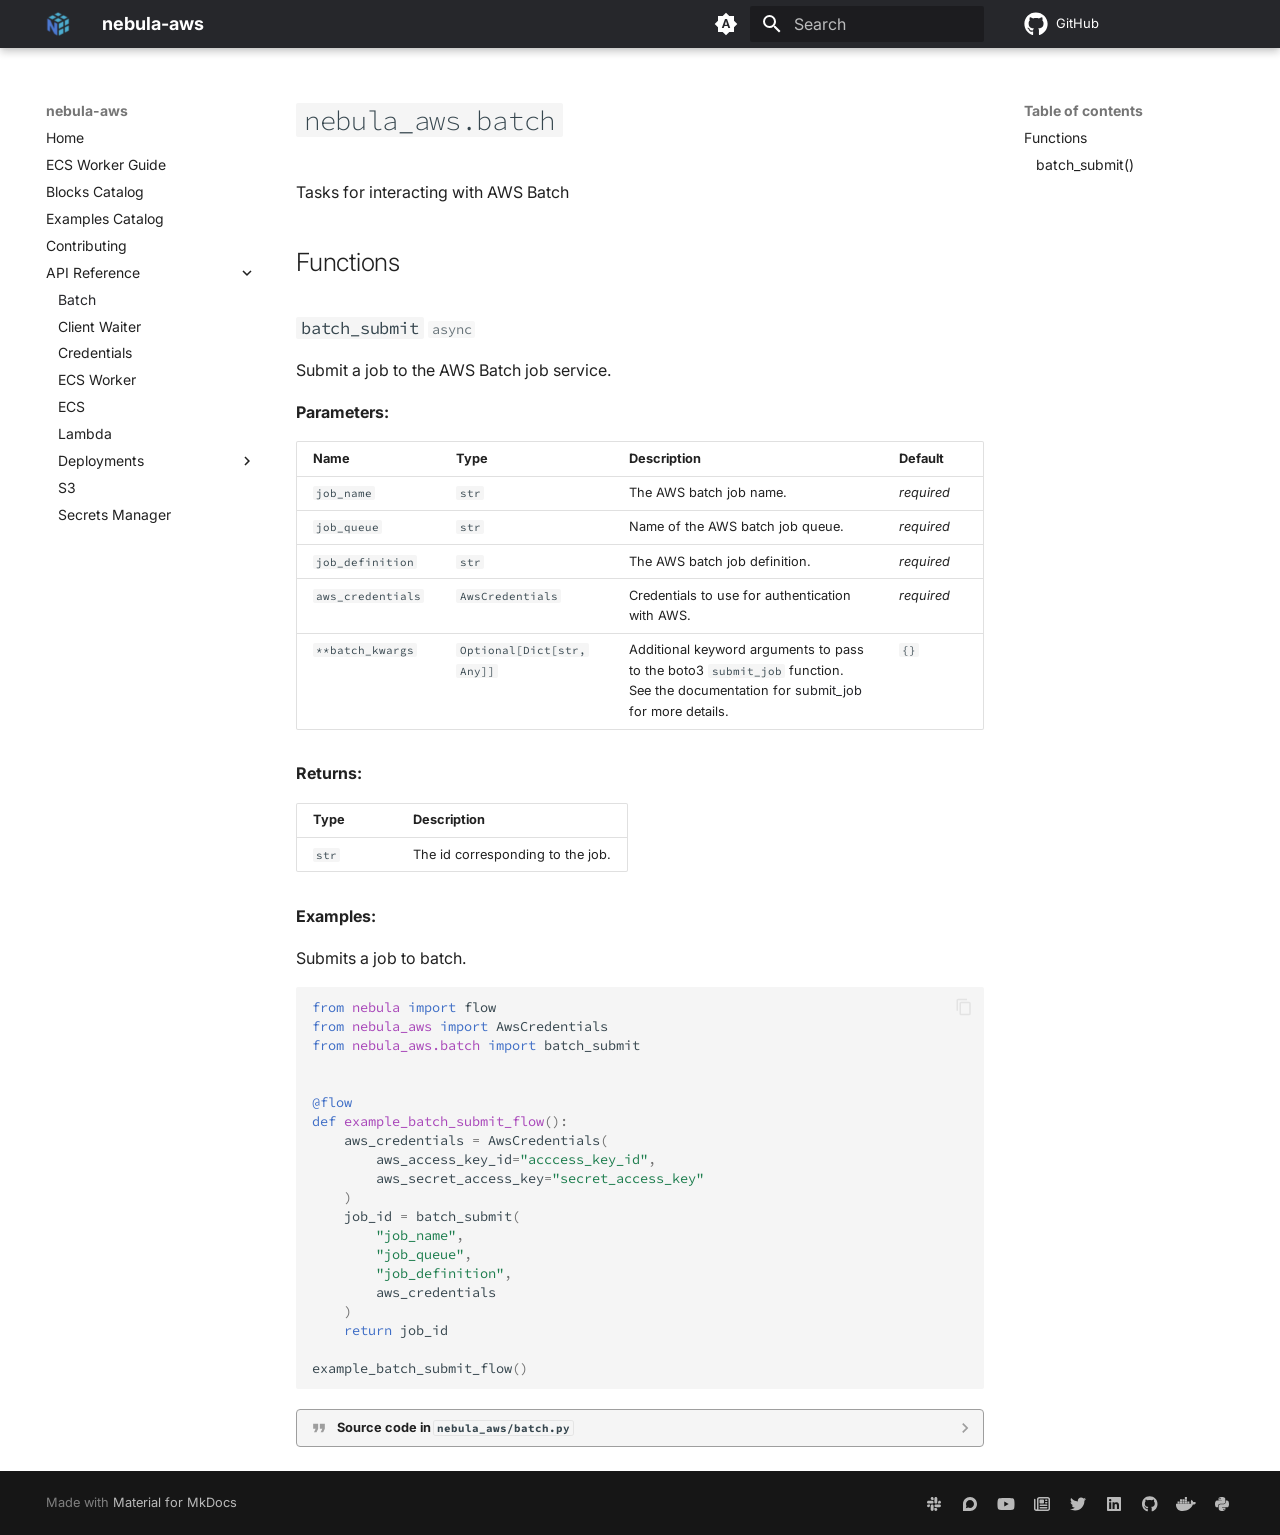
<file: batch/index.html>
<!doctype html>
<html lang="en" class="no-js">
  <head>
    
      <meta charset="utf-8">
      <meta name="viewport" content="width=device-width,initial-scale=1">
      
        <meta name="description" content="Tasks for interacting with AWS Batch">
      
      
      
        <link rel="canonical" href="https://kozmoai.github.io/nebula-aws/batch/">
      
      
        <link rel="prev" href="../contributing/">
      
      
        <link rel="next" href="../client_waiter/">
      
      
      <link rel="icon" href="../img/favicon.ico">
      <meta name="generator" content="mkdocs-1.5.3, mkdocs-material-9.5.15">
    
    
      
        <title>Batch - nebula-aws</title>
      
    
    
      <link rel="stylesheet" href="../assets/stylesheets/main.7e359304.min.css">
      
        
        <link rel="stylesheet" href="../assets/stylesheets/palette.06af60db.min.css">
      
      


    
    
      
    
    
      
        
        
        <link rel="preconnect" href="https://fonts.gstatic.com" crossorigin>
        <link rel="stylesheet" href="https://fonts.googleapis.com/css?family=Inter:300,300i,400,400i,700,700i%7CSource+Code+Pro:400,400i,700,700i&display=fallback">
        <style>:root{--md-text-font:"Inter";--md-code-font:"Source Code Pro"}</style>
      
    
    
      <link rel="stylesheet" href="../assets/_mkdocstrings.css">
    
      <link rel="stylesheet" href="../stylesheets/extra.css">
    
    <script>__md_scope=new URL("..",location),__md_hash=e=>[...e].reduce((e,_)=>(e<<5)-e+_.charCodeAt(0),0),__md_get=(e,_=localStorage,t=__md_scope)=>JSON.parse(_.getItem(t.pathname+"."+e)),__md_set=(e,_,t=localStorage,a=__md_scope)=>{try{t.setItem(a.pathname+"."+e,JSON.stringify(_))}catch(e){}}</script>
    
      
  


  <!-- Google tag (gtag.js) -->
<script async src="https://www.googletagmanager.com/gtag/js?id=G-8CSMBCQDKN"></script>
<script>
    window.dataLayer = window.dataLayer || [];
    function gtag(){dataLayer.push(arguments);}
    gtag('js', new Date());

    gtag('config', 'G-8CSMBCQDKN');
</script>
<!-- Segment analytics -->
<script>
    !function(){var analytics=window.analytics=window.analytics||[];if(!analytics.initialize)if(analytics.invoked)window.console&&console.error&&console.error("Segment snippet included twice.");else{analytics.invoked=!0;analytics.methods=["trackSubmit","trackClick","trackLink","trackForm","pageview","identify","reset","group","track","ready","alias","debug","page","once","off","on","addSourceMiddleware","addIntegrationMiddleware","setAnonymousId","addDestinationMiddleware"];analytics.factory=function(e){return function(){var t=Array.prototype.slice.call(arguments);t.unshift(e);analytics.push(t);return analytics}};for(var e=0;e<analytics.methods.length;e++){var key=analytics.methods[e];analytics[key]=analytics.factory(key)}analytics.load=function(key,e){var t=document.createElement("script");t.type="text/javascript";t.async=!0;t.src="https://cdn.segment.com/analytics.js/v1/" + key + "/analytics.min.js";var n=document.getElementsByTagName("script")[0];n.parentNode.insertBefore(t,n);analytics._loadOptions=e};analytics._writeKey="xDLAoTXsNYpC4Y6JucKnJ8W1MYBuyAbD";;analytics.SNIPPET_VERSION="4.15.3";
    analytics.load("xDLAoTXsNYpC4Y6JucKnJ8W1MYBuyAbD");
    analytics.page();
    }}();
</script>
  
    <script>"undefined"!=typeof __md_analytics&&__md_analytics()</script>
  

    
    
    
  </head>
  
  
    
    
      
    
    
    
    
    <body dir="ltr" data-md-color-scheme="default" data-md-color-primary="indigo" data-md-color-accent="indigo">
  
    
    <input class="md-toggle" data-md-toggle="drawer" type="checkbox" id="__drawer" autocomplete="off">
    <input class="md-toggle" data-md-toggle="search" type="checkbox" id="__search" autocomplete="off">
    <label class="md-overlay" for="__drawer"></label>
    <div data-md-component="skip">
      
        
        <a href="#nebula_aws.batch" class="md-skip">
          Skip to content
        </a>
      
    </div>
    <div data-md-component="announce">
      
    </div>
    
    
      

  

<header class="md-header md-header--shadow" data-md-component="header">
  <nav class="md-header__inner md-grid" aria-label="Header">
    <a href=".." title="nebula-aws" class="md-header__button md-logo" aria-label="nebula-aws" data-md-component="logo">
      
  <img src="../img/nebula-logo-mark.png" alt="logo">

    </a>
    <label class="md-header__button md-icon" for="__drawer">
      
      <svg xmlns="http://www.w3.org/2000/svg" viewBox="0 0 24 24"><path d="M3 6h18v2H3V6m0 5h18v2H3v-2m0 5h18v2H3v-2Z"/></svg>
    </label>
    <div class="md-header__title" data-md-component="header-title">
      <div class="md-header__ellipsis">
        <div class="md-header__topic">
          <span class="md-ellipsis">
            nebula-aws
          </span>
        </div>
        <div class="md-header__topic" data-md-component="header-topic">
          <span class="md-ellipsis">
            
              Batch
            
          </span>
        </div>
      </div>
    </div>
    
      
        <form class="md-header__option" data-md-component="palette">
  
    
    
    
    <input class="md-option" data-md-color-media="(prefers-color-scheme)" data-md-color-scheme="default" data-md-color-primary="indigo" data-md-color-accent="indigo"  aria-label="Switch to light mode"  type="radio" name="__palette" id="__palette_0">
    
      <label class="md-header__button md-icon" title="Switch to light mode" for="__palette_1" hidden>
        <svg xmlns="http://www.w3.org/2000/svg" viewBox="0 0 24 24"><path d="m14.3 16-.7-2h-3.2l-.7 2H7.8L11 7h2l3.2 9h-1.9M20 8.69V4h-4.69L12 .69 8.69 4H4v4.69L.69 12 4 15.31V20h4.69L12 23.31 15.31 20H20v-4.69L23.31 12 20 8.69m-9.15 3.96h2.3L12 9l-1.15 3.65Z"/></svg>
      </label>
    
  
    
    
    
    <input class="md-option" data-md-color-media="(prefers-color-scheme: light)" data-md-color-scheme="default" data-md-color-primary="blue" data-md-color-accent="blue"  aria-label="Switch to dark mode"  type="radio" name="__palette" id="__palette_1">
    
      <label class="md-header__button md-icon" title="Switch to dark mode" for="__palette_2" hidden>
        <svg xmlns="http://www.w3.org/2000/svg" viewBox="0 0 24 24"><path d="M12 7a5 5 0 0 1 5 5 5 5 0 0 1-5 5 5 5 0 0 1-5-5 5 5 0 0 1 5-5m0 2a3 3 0 0 0-3 3 3 3 0 0 0 3 3 3 3 0 0 0 3-3 3 3 0 0 0-3-3m0-7 2.39 3.42C13.65 5.15 12.84 5 12 5c-.84 0-1.65.15-2.39.42L12 2M3.34 7l4.16-.35A7.2 7.2 0 0 0 5.94 8.5c-.44.74-.69 1.5-.83 2.29L3.34 7m.02 10 1.76-3.77a7.131 7.131 0 0 0 2.38 4.14L3.36 17M20.65 7l-1.77 3.79a7.023 7.023 0 0 0-2.38-4.15l4.15.36m-.01 10-4.14.36c.59-.51 1.12-1.14 1.54-1.86.42-.73.69-1.5.83-2.29L20.64 17M12 22l-2.41-3.44c.74.27 1.55.44 2.41.44.82 0 1.63-.17 2.37-.44L12 22Z"/></svg>
      </label>
    
  
    
    
    
    <input class="md-option" data-md-color-media="(prefers-color-scheme: dark)" data-md-color-scheme="slate" data-md-color-primary="blue" data-md-color-accent="blue"  aria-label="Switch to light mode"  type="radio" name="__palette" id="__palette_2">
    
      <label class="md-header__button md-icon" title="Switch to light mode" for="__palette_0" hidden>
        <svg xmlns="http://www.w3.org/2000/svg" viewBox="0 0 24 24"><path d="m17.75 4.09-2.53 1.94.91 3.06-2.63-1.81-2.63 1.81.91-3.06-2.53-1.94L12.44 4l1.06-3 1.06 3 3.19.09m3.5 6.91-1.64 1.25.59 1.98-1.7-1.17-1.7 1.17.59-1.98L15.75 11l2.06-.05L18.5 9l.69 1.95 2.06.05m-2.28 4.95c.83-.08 1.72 1.1 1.19 1.85-.32.45-.66.87-1.08 1.27C15.17 23 8.84 23 4.94 19.07c-3.91-3.9-3.91-10.24 0-14.14.4-.4.82-.76 1.27-1.08.75-.53 1.93.36 1.85 1.19-.27 2.86.69 5.83 2.89 8.02a9.96 9.96 0 0 0 8.02 2.89m-1.64 2.02a12.08 12.08 0 0 1-7.8-3.47c-2.17-2.19-3.33-5-3.49-7.82-2.81 3.14-2.7 7.96.31 10.98 3.02 3.01 7.84 3.12 10.98.31Z"/></svg>
      </label>
    
  
</form>
      
    
    
      <script>var media,input,key,value,palette=__md_get("__palette");if(palette&&palette.color){"(prefers-color-scheme)"===palette.color.media&&(media=matchMedia("(prefers-color-scheme: light)"),input=document.querySelector(media.matches?"[data-md-color-media='(prefers-color-scheme: light)']":"[data-md-color-media='(prefers-color-scheme: dark)']"),palette.color.media=input.getAttribute("data-md-color-media"),palette.color.scheme=input.getAttribute("data-md-color-scheme"),palette.color.primary=input.getAttribute("data-md-color-primary"),palette.color.accent=input.getAttribute("data-md-color-accent"));for([key,value]of Object.entries(palette.color))document.body.setAttribute("data-md-color-"+key,value)}</script>
    
    
    
      <label class="md-header__button md-icon" for="__search">
        
        <svg xmlns="http://www.w3.org/2000/svg" viewBox="0 0 24 24"><path d="M9.5 3A6.5 6.5 0 0 1 16 9.5c0 1.61-.59 3.09-1.56 4.23l.27.27h.79l5 5-1.5 1.5-5-5v-.79l-.27-.27A6.516 6.516 0 0 1 9.5 16 6.5 6.5 0 0 1 3 9.5 6.5 6.5 0 0 1 9.5 3m0 2C7 5 5 7 5 9.5S7 14 9.5 14 14 12 14 9.5 12 5 9.5 5Z"/></svg>
      </label>
      <div class="md-search" data-md-component="search" role="dialog">
  <label class="md-search__overlay" for="__search"></label>
  <div class="md-search__inner" role="search">
    <form class="md-search__form" name="search">
      <input type="text" class="md-search__input" name="query" aria-label="Search" placeholder="Search" autocapitalize="off" autocorrect="off" autocomplete="off" spellcheck="false" data-md-component="search-query" required>
      <label class="md-search__icon md-icon" for="__search">
        
        <svg xmlns="http://www.w3.org/2000/svg" viewBox="0 0 24 24"><path d="M9.5 3A6.5 6.5 0 0 1 16 9.5c0 1.61-.59 3.09-1.56 4.23l.27.27h.79l5 5-1.5 1.5-5-5v-.79l-.27-.27A6.516 6.516 0 0 1 9.5 16 6.5 6.5 0 0 1 3 9.5 6.5 6.5 0 0 1 9.5 3m0 2C7 5 5 7 5 9.5S7 14 9.5 14 14 12 14 9.5 12 5 9.5 5Z"/></svg>
        
        <svg xmlns="http://www.w3.org/2000/svg" viewBox="0 0 24 24"><path d="M20 11v2H8l5.5 5.5-1.42 1.42L4.16 12l7.92-7.92L13.5 5.5 8 11h12Z"/></svg>
      </label>
      <nav class="md-search__options" aria-label="Search">
        
        <button type="reset" class="md-search__icon md-icon" title="Clear" aria-label="Clear" tabindex="-1">
          
          <svg xmlns="http://www.w3.org/2000/svg" viewBox="0 0 24 24"><path d="M19 6.41 17.59 5 12 10.59 6.41 5 5 6.41 10.59 12 5 17.59 6.41 19 12 13.41 17.59 19 19 17.59 13.41 12 19 6.41Z"/></svg>
        </button>
      </nav>
      
    </form>
    <div class="md-search__output">
      <div class="md-search__scrollwrap" data-md-scrollfix>
        <div class="md-search-result" data-md-component="search-result">
          <div class="md-search-result__meta">
            Initializing search
          </div>
          <ol class="md-search-result__list" role="presentation"></ol>
        </div>
      </div>
    </div>
  </div>
</div>
    
    
      <div class="md-header__source">
        <a href="https://github.com/kozmoai/nebula-aws" title="Go to repository" class="md-source" data-md-component="source">
  <div class="md-source__icon md-icon">
    
    <svg xmlns="http://www.w3.org/2000/svg" viewBox="0 0 496 512"><!--! Font Awesome Free 6.5.1 by @fontawesome - https://fontawesome.com License - https://fontawesome.com/license/free (Icons: CC BY 4.0, Fonts: SIL OFL 1.1, Code: MIT License) Copyright 2023 Fonticons, Inc.--><path d="M165.9 397.4c0 2-2.3 3.6-5.2 3.6-3.3.3-5.6-1.3-5.6-3.6 0-2 2.3-3.6 5.2-3.6 3-.3 5.6 1.3 5.6 3.6zm-31.1-4.5c-.7 2 1.3 4.3 4.3 4.9 2.6 1 5.6 0 6.2-2s-1.3-4.3-4.3-5.2c-2.6-.7-5.5.3-6.2 2.3zm44.2-1.7c-2.9.7-4.9 2.6-4.6 4.9.3 2 2.9 3.3 5.9 2.6 2.9-.7 4.9-2.6 4.6-4.6-.3-1.9-3-3.2-5.9-2.9zM244.8 8C106.1 8 0 113.3 0 252c0 110.9 69.8 205.8 169.5 239.2 12.8 2.3 17.3-5.6 17.3-12.1 0-6.2-.3-40.4-.3-61.4 0 0-70 15-84.7-29.8 0 0-11.4-29.1-27.8-36.6 0 0-22.9-15.7 1.6-15.4 0 0 24.9 2 38.6 25.8 21.9 38.6 58.6 27.5 72.9 20.9 2.3-16 8.8-27.1 16-33.7-55.9-6.2-112.3-14.3-112.3-110.5 0-27.5 7.6-41.3 23.6-58.9-2.6-6.5-11.1-33.3 2.6-67.9 20.9-6.5 69 27 69 27 20-5.6 41.5-8.5 62.8-8.5s42.8 2.9 62.8 8.5c0 0 48.1-33.6 69-27 13.7 34.7 5.2 61.4 2.6 67.9 16 17.7 25.8 31.5 25.8 58.9 0 96.5-58.9 104.2-114.8 110.5 9.2 7.9 17 22.9 17 46.4 0 33.7-.3 75.4-.3 83.6 0 6.5 4.6 14.4 17.3 12.1C428.2 457.8 496 362.9 496 252 496 113.3 383.5 8 244.8 8zM97.2 352.9c-1.3 1-1 3.3.7 5.2 1.6 1.6 3.9 2.3 5.2 1 1.3-1 1-3.3-.7-5.2-1.6-1.6-3.9-2.3-5.2-1zm-10.8-8.1c-.7 1.3.3 2.9 2.3 3.9 1.6 1 3.6.7 4.3-.7.7-1.3-.3-2.9-2.3-3.9-2-.6-3.6-.3-4.3.7zm32.4 35.6c-1.6 1.3-1 4.3 1.3 6.2 2.3 2.3 5.2 2.6 6.5 1 1.3-1.3.7-4.3-1.3-6.2-2.2-2.3-5.2-2.6-6.5-1zm-11.4-14.7c-1.6 1-1.6 3.6 0 5.9 1.6 2.3 4.3 3.3 5.6 2.3 1.6-1.3 1.6-3.9 0-6.2-1.4-2.3-4-3.3-5.6-2z"/></svg>
  </div>
  <div class="md-source__repository">
    GitHub
  </div>
</a>
      </div>
    
  </nav>
  
</header>
    
    <div class="md-container" data-md-component="container">
      
      
        
          
        
      
      <main class="md-main" data-md-component="main">
        <div class="md-main__inner md-grid">
          
            
              
              <div class="md-sidebar md-sidebar--primary" data-md-component="sidebar" data-md-type="navigation" >
                <div class="md-sidebar__scrollwrap">
                  <div class="md-sidebar__inner">
                    



<nav class="md-nav md-nav--primary" aria-label="Navigation" data-md-level="0">
  <label class="md-nav__title" for="__drawer">
    <a href=".." title="nebula-aws" class="md-nav__button md-logo" aria-label="nebula-aws" data-md-component="logo">
      
  <img src="../img/nebula-logo-mark.png" alt="logo">

    </a>
    nebula-aws
  </label>
  
    <div class="md-nav__source">
      <a href="https://github.com/kozmoai/nebula-aws" title="Go to repository" class="md-source" data-md-component="source">
  <div class="md-source__icon md-icon">
    
    <svg xmlns="http://www.w3.org/2000/svg" viewBox="0 0 496 512"><!--! Font Awesome Free 6.5.1 by @fontawesome - https://fontawesome.com License - https://fontawesome.com/license/free (Icons: CC BY 4.0, Fonts: SIL OFL 1.1, Code: MIT License) Copyright 2023 Fonticons, Inc.--><path d="M165.9 397.4c0 2-2.3 3.6-5.2 3.6-3.3.3-5.6-1.3-5.6-3.6 0-2 2.3-3.6 5.2-3.6 3-.3 5.6 1.3 5.6 3.6zm-31.1-4.5c-.7 2 1.3 4.3 4.3 4.9 2.6 1 5.6 0 6.2-2s-1.3-4.3-4.3-5.2c-2.6-.7-5.5.3-6.2 2.3zm44.2-1.7c-2.9.7-4.9 2.6-4.6 4.9.3 2 2.9 3.3 5.9 2.6 2.9-.7 4.9-2.6 4.6-4.6-.3-1.9-3-3.2-5.9-2.9zM244.8 8C106.1 8 0 113.3 0 252c0 110.9 69.8 205.8 169.5 239.2 12.8 2.3 17.3-5.6 17.3-12.1 0-6.2-.3-40.4-.3-61.4 0 0-70 15-84.7-29.8 0 0-11.4-29.1-27.8-36.6 0 0-22.9-15.7 1.6-15.4 0 0 24.9 2 38.6 25.8 21.9 38.6 58.6 27.5 72.9 20.9 2.3-16 8.8-27.1 16-33.7-55.9-6.2-112.3-14.3-112.3-110.5 0-27.5 7.6-41.3 23.6-58.9-2.6-6.5-11.1-33.3 2.6-67.9 20.9-6.5 69 27 69 27 20-5.6 41.5-8.5 62.8-8.5s42.8 2.9 62.8 8.5c0 0 48.1-33.6 69-27 13.7 34.7 5.2 61.4 2.6 67.9 16 17.7 25.8 31.5 25.8 58.9 0 96.5-58.9 104.2-114.8 110.5 9.2 7.9 17 22.9 17 46.4 0 33.7-.3 75.4-.3 83.6 0 6.5 4.6 14.4 17.3 12.1C428.2 457.8 496 362.9 496 252 496 113.3 383.5 8 244.8 8zM97.2 352.9c-1.3 1-1 3.3.7 5.2 1.6 1.6 3.9 2.3 5.2 1 1.3-1 1-3.3-.7-5.2-1.6-1.6-3.9-2.3-5.2-1zm-10.8-8.1c-.7 1.3.3 2.9 2.3 3.9 1.6 1 3.6.7 4.3-.7.7-1.3-.3-2.9-2.3-3.9-2-.6-3.6-.3-4.3.7zm32.4 35.6c-1.6 1.3-1 4.3 1.3 6.2 2.3 2.3 5.2 2.6 6.5 1 1.3-1.3.7-4.3-1.3-6.2-2.2-2.3-5.2-2.6-6.5-1zm-11.4-14.7c-1.6 1-1.6 3.6 0 5.9 1.6 2.3 4.3 3.3 5.6 2.3 1.6-1.3 1.6-3.9 0-6.2-1.4-2.3-4-3.3-5.6-2z"/></svg>
  </div>
  <div class="md-source__repository">
    GitHub
  </div>
</a>
    </div>
  
  <ul class="md-nav__list" data-md-scrollfix>
    
      
      
  
  
  
  
    <li class="md-nav__item">
      <a href=".." class="md-nav__link">
        
  
  <span class="md-ellipsis">
    Home
  </span>
  

      </a>
    </li>
  

    
      
      
  
  
  
  
    <li class="md-nav__item">
      <a href="../ecs_guide/" class="md-nav__link">
        
  
  <span class="md-ellipsis">
    ECS Worker Guide
  </span>
  

      </a>
    </li>
  

    
      
      
  
  
  
  
    <li class="md-nav__item">
      <a href="../blocks_catalog/" class="md-nav__link">
        
  
  <span class="md-ellipsis">
    Blocks Catalog
  </span>
  

      </a>
    </li>
  

    
      
      
  
  
  
  
    <li class="md-nav__item">
      <a href="../examples_catalog/" class="md-nav__link">
        
  
  <span class="md-ellipsis">
    Examples Catalog
  </span>
  

      </a>
    </li>
  

    
      
      
  
  
  
  
    <li class="md-nav__item">
      <a href="../contributing/" class="md-nav__link">
        
  
  <span class="md-ellipsis">
    Contributing
  </span>
  

      </a>
    </li>
  

    
      
      
  
  
    
  
  
  
    
    
    
    
    <li class="md-nav__item md-nav__item--active md-nav__item--nested">
      
        
        
        <input class="md-nav__toggle md-toggle " type="checkbox" id="__nav_6" checked>
        
          
          <label class="md-nav__link" for="__nav_6" id="__nav_6_label" tabindex="0">
            
  
  <span class="md-ellipsis">
    API Reference
  </span>
  

            <span class="md-nav__icon md-icon"></span>
          </label>
        
        <nav class="md-nav" data-md-level="1" aria-labelledby="__nav_6_label" aria-expanded="true">
          <label class="md-nav__title" for="__nav_6">
            <span class="md-nav__icon md-icon"></span>
            API Reference
          </label>
          <ul class="md-nav__list" data-md-scrollfix>
            
              
                
  
  
    
  
  
  
    <li class="md-nav__item md-nav__item--active">
      
      <input class="md-nav__toggle md-toggle" type="checkbox" id="__toc">
      
      
        
      
      
        <label class="md-nav__link md-nav__link--active" for="__toc">
          
  
  <span class="md-ellipsis">
    Batch
  </span>
  

          <span class="md-nav__icon md-icon"></span>
        </label>
      
      <a href="./" class="md-nav__link md-nav__link--active">
        
  
  <span class="md-ellipsis">
    Batch
  </span>
  

      </a>
      
        

<nav class="md-nav md-nav--secondary" aria-label="Table of contents">
  
  
  
    
  
  
    <label class="md-nav__title" for="__toc">
      <span class="md-nav__icon md-icon"></span>
      Table of contents
    </label>
    <ul class="md-nav__list" data-md-component="toc" data-md-scrollfix>
      
        <li class="md-nav__item">
  <a href="#nebula_aws.batch-functions" class="md-nav__link">
    <span class="md-ellipsis">
      Functions
    </span>
  </a>
  
    <nav class="md-nav" aria-label="Functions">
      <ul class="md-nav__list">
        
          <li class="md-nav__item">
  <a href="#nebula_aws.batch.batch_submit" class="md-nav__link">
    <span class="md-ellipsis">
      batch_submit()
    </span>
  </a>
  
</li>
        
      </ul>
    </nav>
  
</li>
      
    </ul>
  
</nav>
      
    </li>
  

              
            
              
                
  
  
  
  
    <li class="md-nav__item">
      <a href="../client_waiter/" class="md-nav__link">
        
  
  <span class="md-ellipsis">
    Client Waiter
  </span>
  

      </a>
    </li>
  

              
            
              
                
  
  
  
  
    <li class="md-nav__item">
      <a href="../credentials/" class="md-nav__link">
        
  
  <span class="md-ellipsis">
    Credentials
  </span>
  

      </a>
    </li>
  

              
            
              
                
  
  
  
  
    <li class="md-nav__item">
      <a href="../ecs_worker/" class="md-nav__link">
        
  
  <span class="md-ellipsis">
    ECS Worker
  </span>
  

      </a>
    </li>
  

              
            
              
                
  
  
  
  
    <li class="md-nav__item">
      <a href="../ecs/" class="md-nav__link">
        
  
  <span class="md-ellipsis">
    ECS
  </span>
  

      </a>
    </li>
  

              
            
              
                
  
  
  
  
    <li class="md-nav__item">
      <a href="../lambda_function/" class="md-nav__link">
        
  
  <span class="md-ellipsis">
    Lambda
  </span>
  

      </a>
    </li>
  

              
            
              
                
  
  
  
  
    
    
    
    
    <li class="md-nav__item md-nav__item--nested">
      
        
        
        <input class="md-nav__toggle md-toggle " type="checkbox" id="__nav_6_7" >
        
          
          <label class="md-nav__link" for="__nav_6_7" id="__nav_6_7_label" tabindex="0">
            
  
  <span class="md-ellipsis">
    Deployments
  </span>
  

            <span class="md-nav__icon md-icon"></span>
          </label>
        
        <nav class="md-nav" data-md-level="2" aria-labelledby="__nav_6_7_label" aria-expanded="false">
          <label class="md-nav__title" for="__nav_6_7">
            <span class="md-nav__icon md-icon"></span>
            Deployments
          </label>
          <ul class="md-nav__list" data-md-scrollfix>
            
              
                
  
  
  
  
    <li class="md-nav__item">
      <a href="../deployments/steps/" class="md-nav__link">
        
  
  <span class="md-ellipsis">
    Steps
  </span>
  

      </a>
    </li>
  

              
            
          </ul>
        </nav>
      
    </li>
  

              
            
              
                
  
  
  
  
    <li class="md-nav__item">
      <a href="../s3/" class="md-nav__link">
        
  
  <span class="md-ellipsis">
    S3
  </span>
  

      </a>
    </li>
  

              
            
              
                
  
  
  
  
    <li class="md-nav__item">
      <a href="../secrets_manager/" class="md-nav__link">
        
  
  <span class="md-ellipsis">
    Secrets Manager
  </span>
  

      </a>
    </li>
  

              
            
          </ul>
        </nav>
      
    </li>
  

    
  </ul>
</nav>
                  </div>
                </div>
              </div>
            
            
              
              <div class="md-sidebar md-sidebar--secondary" data-md-component="sidebar" data-md-type="toc" >
                <div class="md-sidebar__scrollwrap">
                  <div class="md-sidebar__inner">
                    

<nav class="md-nav md-nav--secondary" aria-label="Table of contents">
  
  
  
    
  
  
    <label class="md-nav__title" for="__toc">
      <span class="md-nav__icon md-icon"></span>
      Table of contents
    </label>
    <ul class="md-nav__list" data-md-component="toc" data-md-scrollfix>
      
        <li class="md-nav__item">
  <a href="#nebula_aws.batch-functions" class="md-nav__link">
    <span class="md-ellipsis">
      Functions
    </span>
  </a>
  
    <nav class="md-nav" aria-label="Functions">
      <ul class="md-nav__list">
        
          <li class="md-nav__item">
  <a href="#nebula_aws.batch.batch_submit" class="md-nav__link">
    <span class="md-ellipsis">
      batch_submit()
    </span>
  </a>
  
</li>
        
      </ul>
    </nav>
  
</li>
      
    </ul>
  
</nav>
                  </div>
                </div>
              </div>
            
          
          
            <div class="md-content" data-md-component="content">
              <article class="md-content__inner md-typeset">
                
                  

  
  


<div class="doc doc-object doc-module">



<h1 id="nebula_aws.batch" class="doc doc-heading">
        <code>nebula_aws.batch</code>



</h1>

    <div class="doc doc-contents first">

      <p>Tasks for interacting with AWS Batch</p>



  <div class="doc doc-children">






<h2 id="nebula_aws.batch-functions">Functions</h2>

  <div class="doc doc-object doc-function">



<h3 id="nebula_aws.batch.batch_submit" class="doc doc-heading">
<code class="highlight language-python"><span class="n">batch_submit</span></code>

  <span class="doc doc-properties">
      <small class="doc doc-property doc-property-async"><code>async</code></small>
  </span>

</h3>

    <div class="doc doc-contents ">

      <p>Submit a job to the AWS Batch job service.</p>

<p><strong>Parameters:</strong></p>
<table>
  <thead>
    <tr>
      <th>Name</th>
      <th>Type</th>
      <th>Description</th>
      <th>Default</th>
    </tr>
  </thead>
  <tbody>
      <tr>
        <td><code>job_name</code></td>
        <td><code>str</code></td>
        <td><p>The AWS batch job name.</p></td>
        <td><em>required</em></td>
      </tr>
      <tr>
        <td><code>job_queue</code></td>
        <td><code>str</code></td>
        <td><p>Name of the AWS batch job queue.</p></td>
        <td><em>required</em></td>
      </tr>
      <tr>
        <td><code>job_definition</code></td>
        <td><code>str</code></td>
        <td><p>The AWS batch job definition.</p></td>
        <td><em>required</em></td>
      </tr>
      <tr>
        <td><code>aws_credentials</code></td>
        <td><code>AwsCredentials</code></td>
        <td><p>Credentials to use for authentication with AWS.</p></td>
        <td><em>required</em></td>
      </tr>
      <tr>
        <td><code>**batch_kwargs</code></td>
        <td><code>Optional[Dict[str, Any]]</code></td>
        <td><p>Additional keyword arguments to pass to the boto3
<code>submit_job</code> function. See the documentation for
<a href="https://boto3.amazonaws.com/v1/documentation/api/latest/reference/services/batch.html#Batch.Client.submit_job">submit_job</a>
for more details.</p></td>
        <td><code>{}</code></td>
      </tr>
  </tbody>
</table>
<p><strong>Returns:</strong></p>
<table>
  <thead>
    <tr>
      <th>Type</th>
      <th>Description</th>
    </tr>
  </thead>
  <tbody>
    <tr>
      <td><code>str</code></td>
      <td><p>The id corresponding to the job.</p></td>
    </tr>
  </tbody>
</table>
<p><strong>Examples:</strong></p>
    <p>Submits a job to batch.</p>
<div class="highlight"><pre><span></span><code><span class="kn">from</span> <span class="nn">nebula</span> <span class="kn">import</span> <span class="n">flow</span>
<span class="kn">from</span> <span class="nn">nebula_aws</span> <span class="kn">import</span> <span class="n">AwsCredentials</span>
<span class="kn">from</span> <span class="nn">nebula_aws.batch</span> <span class="kn">import</span> <span class="n">batch_submit</span>


<span class="nd">@flow</span>
<span class="k">def</span> <span class="nf">example_batch_submit_flow</span><span class="p">():</span>
    <span class="n">aws_credentials</span> <span class="o">=</span> <span class="n">AwsCredentials</span><span class="p">(</span>
        <span class="n">aws_access_key_id</span><span class="o">=</span><span class="s2">&quot;acccess_key_id&quot;</span><span class="p">,</span>
        <span class="n">aws_secret_access_key</span><span class="o">=</span><span class="s2">&quot;secret_access_key&quot;</span>
    <span class="p">)</span>
    <span class="n">job_id</span> <span class="o">=</span> <span class="n">batch_submit</span><span class="p">(</span>
        <span class="s2">&quot;job_name&quot;</span><span class="p">,</span>
        <span class="s2">&quot;job_queue&quot;</span><span class="p">,</span>
        <span class="s2">&quot;job_definition&quot;</span><span class="p">,</span>
        <span class="n">aws_credentials</span>
    <span class="p">)</span>
    <span class="k">return</span> <span class="n">job_id</span>

<span class="n">example_batch_submit_flow</span><span class="p">()</span>
</code></pre></div>

        <details class="quote">
          <summary>Source code in <code>nebula_aws/batch.py</code></summary>
          <div class="highlight"><pre><span></span><code><span class="nd">@task</span>
<span class="k">async</span> <span class="k">def</span> <span class="nf">batch_submit</span><span class="p">(</span>
    <span class="n">job_name</span><span class="p">:</span> <span class="nb">str</span><span class="p">,</span>
    <span class="n">job_queue</span><span class="p">:</span> <span class="nb">str</span><span class="p">,</span>
    <span class="n">job_definition</span><span class="p">:</span> <span class="nb">str</span><span class="p">,</span>
    <span class="n">aws_credentials</span><span class="p">:</span> <span class="n">AwsCredentials</span><span class="p">,</span>
    <span class="o">**</span><span class="n">batch_kwargs</span><span class="p">:</span> <span class="n">Optional</span><span class="p">[</span><span class="n">Dict</span><span class="p">[</span><span class="nb">str</span><span class="p">,</span> <span class="n">Any</span><span class="p">]],</span>
<span class="p">)</span> <span class="o">-&gt;</span> <span class="nb">str</span><span class="p">:</span>
<span class="w">    </span><span class="sd">&quot;&quot;&quot;</span>
<span class="sd">    Submit a job to the AWS Batch job service.</span>

<span class="sd">    Args:</span>
<span class="sd">        job_name: The AWS batch job name.</span>
<span class="sd">        job_queue: Name of the AWS batch job queue.</span>
<span class="sd">        job_definition: The AWS batch job definition.</span>
<span class="sd">        aws_credentials: Credentials to use for authentication with AWS.</span>
<span class="sd">        **batch_kwargs: Additional keyword arguments to pass to the boto3</span>
<span class="sd">            `submit_job` function. See the documentation for</span>
<span class="sd">            [submit_job](https://boto3.amazonaws.com/v1/documentation/api/latest/reference/services/batch.html#Batch.Client.submit_job)</span>
<span class="sd">            for more details.</span>

<span class="sd">    Returns:</span>
<span class="sd">        The id corresponding to the job.</span>

<span class="sd">    Example:</span>
<span class="sd">        Submits a job to batch.</span>

<span class="sd">        ```python</span>
<span class="sd">        from nebula import flow</span>
<span class="sd">        from nebula_aws import AwsCredentials</span>
<span class="sd">        from nebula_aws.batch import batch_submit</span>


<span class="sd">        @flow</span>
<span class="sd">        def example_batch_submit_flow():</span>
<span class="sd">            aws_credentials = AwsCredentials(</span>
<span class="sd">                aws_access_key_id=&quot;acccess_key_id&quot;,</span>
<span class="sd">                aws_secret_access_key=&quot;secret_access_key&quot;</span>
<span class="sd">            )</span>
<span class="sd">            job_id = batch_submit(</span>
<span class="sd">                &quot;job_name&quot;,</span>
<span class="sd">                &quot;job_queue&quot;,</span>
<span class="sd">                &quot;job_definition&quot;,</span>
<span class="sd">                aws_credentials</span>
<span class="sd">            )</span>
<span class="sd">            return job_id</span>

<span class="sd">        example_batch_submit_flow()</span>
<span class="sd">        ```</span>

<span class="sd">    &quot;&quot;&quot;</span>  <span class="c1"># noqa</span>
    <span class="n">logger</span> <span class="o">=</span> <span class="n">get_run_logger</span><span class="p">()</span>
    <span class="n">logger</span><span class="o">.</span><span class="n">info</span><span class="p">(</span><span class="s2">&quot;Preparing to submit </span><span class="si">%s</span><span class="s2"> job to </span><span class="si">%s</span><span class="s2"> job queue&quot;</span><span class="p">,</span> <span class="n">job_name</span><span class="p">,</span> <span class="n">job_queue</span><span class="p">)</span>

    <span class="n">batch_client</span> <span class="o">=</span> <span class="n">aws_credentials</span><span class="o">.</span><span class="n">get_boto3_session</span><span class="p">()</span><span class="o">.</span><span class="n">client</span><span class="p">(</span><span class="s2">&quot;batch&quot;</span><span class="p">)</span>

    <span class="n">response</span> <span class="o">=</span> <span class="k">await</span> <span class="n">run_sync_in_worker_thread</span><span class="p">(</span>
        <span class="n">batch_client</span><span class="o">.</span><span class="n">submit_job</span><span class="p">,</span>
        <span class="n">jobName</span><span class="o">=</span><span class="n">job_name</span><span class="p">,</span>
        <span class="n">jobQueue</span><span class="o">=</span><span class="n">job_queue</span><span class="p">,</span>
        <span class="n">jobDefinition</span><span class="o">=</span><span class="n">job_definition</span><span class="p">,</span>
        <span class="o">**</span><span class="n">batch_kwargs</span><span class="p">,</span>
    <span class="p">)</span>
    <span class="k">return</span> <span class="n">response</span><span class="p">[</span><span class="s2">&quot;jobId&quot;</span><span class="p">]</span>
</code></pre></div>
        </details>
    </div>

  </div>






  </div>

    </div>

  </div>







  
  



  




                
              </article>
            </div>
          
          
<script>var target=document.getElementById(location.hash.slice(1));target&&target.name&&(target.checked=target.name.startsWith("__tabbed_"))</script>
        </div>
        
      </main>
      
        <footer class="md-footer">
  
  <div class="md-footer-meta md-typeset">
    <div class="md-footer-meta__inner md-grid">
      <div class="md-copyright">
  
  
    Made with
    <a href="https://squidfunk.github.io/mkdocs-material/" target="_blank" rel="noopener">
      Material for MkDocs
    </a>
  
</div>
      
        <div class="md-social">
  
    
    
    
    
      
      
    
    <a href="https://www.nebula.io/slack/" target="_blank" rel="noopener" title="www.nebula.io" class="md-social__link">
      <svg xmlns="http://www.w3.org/2000/svg" viewBox="0 0 448 512"><!--! Font Awesome Free 6.5.1 by @fontawesome - https://fontawesome.com License - https://fontawesome.com/license/free (Icons: CC BY 4.0, Fonts: SIL OFL 1.1, Code: MIT License) Copyright 2023 Fonticons, Inc.--><path d="M94.12 315.1c0 25.9-21.16 47.06-47.06 47.06S0 341 0 315.1c0-25.9 21.16-47.06 47.06-47.06h47.06v47.06zm23.72 0c0-25.9 21.16-47.06 47.06-47.06s47.06 21.16 47.06 47.06v117.84c0 25.9-21.16 47.06-47.06 47.06s-47.06-21.16-47.06-47.06V315.1zm47.06-188.98c-25.9 0-47.06-21.16-47.06-47.06S139 32 164.9 32s47.06 21.16 47.06 47.06v47.06H164.9zm0 23.72c25.9 0 47.06 21.16 47.06 47.06s-21.16 47.06-47.06 47.06H47.06C21.16 243.96 0 222.8 0 196.9s21.16-47.06 47.06-47.06H164.9zm188.98 47.06c0-25.9 21.16-47.06 47.06-47.06 25.9 0 47.06 21.16 47.06 47.06s-21.16 47.06-47.06 47.06h-47.06V196.9zm-23.72 0c0 25.9-21.16 47.06-47.06 47.06-25.9 0-47.06-21.16-47.06-47.06V79.06c0-25.9 21.16-47.06 47.06-47.06 25.9 0 47.06 21.16 47.06 47.06V196.9zM283.1 385.88c25.9 0 47.06 21.16 47.06 47.06 0 25.9-21.16 47.06-47.06 47.06-25.9 0-47.06-21.16-47.06-47.06v-47.06h47.06zm0-23.72c-25.9 0-47.06-21.16-47.06-47.06 0-25.9 21.16-47.06 47.06-47.06h117.84c25.9 0 47.06 21.16 47.06 47.06 0 25.9-21.16 47.06-47.06 47.06H283.1z"/></svg>
    </a>
  
    
    
    
    
      
      
    
    <a href="https://discourse.nebula.io/" target="_blank" rel="noopener" title="discourse.nebula.io" class="md-social__link">
      <svg xmlns="http://www.w3.org/2000/svg" viewBox="0 0 448 512"><!--! Font Awesome Free 6.5.1 by @fontawesome - https://fontawesome.com License - https://fontawesome.com/license/free (Icons: CC BY 4.0, Fonts: SIL OFL 1.1, Code: MIT License) Copyright 2023 Fonticons, Inc.--><path d="M225.9 32C103.3 32 0 130.5 0 252.1 0 256 .1 480 .1 480l225.8-.2c122.7 0 222.1-102.3 222.1-223.9C448 134.3 348.6 32 225.9 32zM224 384c-19.4 0-37.9-4.3-54.4-12.1L88.5 392l22.9-75c-9.8-18.1-15.4-38.9-15.4-61 0-70.7 57.3-128 128-128s128 57.3 128 128-57.3 128-128 128z"/></svg>
    </a>
  
    
    
    
    
      
      
    
    <a href="https://www.youtube.com/c/NebulaIO/videos" target="_blank" rel="noopener" title="www.youtube.com" class="md-social__link">
      <svg xmlns="http://www.w3.org/2000/svg" viewBox="0 0 576 512"><!--! Font Awesome Free 6.5.1 by @fontawesome - https://fontawesome.com License - https://fontawesome.com/license/free (Icons: CC BY 4.0, Fonts: SIL OFL 1.1, Code: MIT License) Copyright 2023 Fonticons, Inc.--><path d="M549.655 124.083c-6.281-23.65-24.787-42.276-48.284-48.597C458.781 64 288 64 288 64S117.22 64 74.629 75.486c-23.497 6.322-42.003 24.947-48.284 48.597-11.412 42.867-11.412 132.305-11.412 132.305s0 89.438 11.412 132.305c6.281 23.65 24.787 41.5 48.284 47.821C117.22 448 288 448 288 448s170.78 0 213.371-11.486c23.497-6.321 42.003-24.171 48.284-47.821 11.412-42.867 11.412-132.305 11.412-132.305s0-89.438-11.412-132.305zm-317.51 213.508V175.185l142.739 81.205-142.739 81.201z"/></svg>
    </a>
  
    
    
    
    
      
      
    
    <a href="https://nebula.io/guide/" target="_blank" rel="noopener" title="nebula.io" class="md-social__link">
      <svg xmlns="http://www.w3.org/2000/svg" viewBox="0 0 512 512"><!--! Font Awesome Free 6.5.1 by @fontawesome - https://fontawesome.com License - https://fontawesome.com/license/free (Icons: CC BY 4.0, Fonts: SIL OFL 1.1, Code: MIT License) Copyright 2023 Fonticons, Inc.--><path d="M168 80c-13.3 0-24 10.7-24 24v304c0 8.4-1.4 16.5-4.1 24H440c13.3 0 24-10.7 24-24V104c0-13.3-10.7-24-24-24H168zM72 480c-39.8 0-72-32.2-72-72V112c0-13.3 10.7-24 24-24s24 10.7 24 24v296c0 13.3 10.7 24 24 24s24-10.7 24-24V104c0-39.8 32.2-72 72-72h272c39.8 0 72 32.2 72 72v304c0 39.8-32.2 72-72 72H72zm104-344c0-13.3 10.7-24 24-24h96c13.3 0 24 10.7 24 24v80c0 13.3-10.7 24-24 24h-96c-13.3 0-24-10.7-24-24v-80zm200-24h32c13.3 0 24 10.7 24 24s-10.7 24-24 24h-32c-13.3 0-24-10.7-24-24s10.7-24 24-24zm0 80h32c13.3 0 24 10.7 24 24s-10.7 24-24 24h-32c-13.3 0-24-10.7-24-24s10.7-24 24-24zm-176 80h208c13.3 0 24 10.7 24 24s-10.7 24-24 24H200c-13.3 0-24-10.7-24-24s10.7-24 24-24zm0 80h208c13.3 0 24 10.7 24 24s-10.7 24-24 24H200c-13.3 0-24-10.7-24-24s10.7-24 24-24z"/></svg>
    </a>
  
    
    
    
    
      
      
    
    <a href="https://twitter.com/NebulaIO" target="_blank" rel="noopener" title="twitter.com" class="md-social__link">
      <svg xmlns="http://www.w3.org/2000/svg" viewBox="0 0 512 512"><!--! Font Awesome Free 6.5.1 by @fontawesome - https://fontawesome.com License - https://fontawesome.com/license/free (Icons: CC BY 4.0, Fonts: SIL OFL 1.1, Code: MIT License) Copyright 2023 Fonticons, Inc.--><path d="M459.37 151.716c.325 4.548.325 9.097.325 13.645 0 138.72-105.583 298.558-298.558 298.558-59.452 0-114.68-17.219-161.137-47.106 8.447.974 16.568 1.299 25.34 1.299 49.055 0 94.213-16.568 130.274-44.832-46.132-.975-84.792-31.188-98.112-72.772 6.498.974 12.995 1.624 19.818 1.624 9.421 0 18.843-1.3 27.614-3.573-48.081-9.747-84.143-51.98-84.143-102.985v-1.299c13.969 7.797 30.214 12.67 47.431 13.319-28.264-18.843-46.781-51.005-46.781-87.391 0-19.492 5.197-37.36 14.294-52.954 51.655 63.675 129.3 105.258 216.365 109.807-1.624-7.797-2.599-15.918-2.599-24.04 0-57.828 46.782-104.934 104.934-104.934 30.213 0 57.502 12.67 76.67 33.137 23.715-4.548 46.456-13.32 66.599-25.34-7.798 24.366-24.366 44.833-46.132 57.827 21.117-2.273 41.584-8.122 60.426-16.243-14.292 20.791-32.161 39.308-52.628 54.253z"/></svg>
    </a>
  
    
    
    
    
      
      
    
    <a href="https://www.linkedin.com/company/nebula/" target="_blank" rel="noopener" title="www.linkedin.com" class="md-social__link">
      <svg xmlns="http://www.w3.org/2000/svg" viewBox="0 0 448 512"><!--! Font Awesome Free 6.5.1 by @fontawesome - https://fontawesome.com License - https://fontawesome.com/license/free (Icons: CC BY 4.0, Fonts: SIL OFL 1.1, Code: MIT License) Copyright 2023 Fonticons, Inc.--><path d="M416 32H31.9C14.3 32 0 46.5 0 64.3v383.4C0 465.5 14.3 480 31.9 480H416c17.6 0 32-14.5 32-32.3V64.3c0-17.8-14.4-32.3-32-32.3zM135.4 416H69V202.2h66.5V416zm-33.2-243c-21.3 0-38.5-17.3-38.5-38.5S80.9 96 102.2 96c21.2 0 38.5 17.3 38.5 38.5 0 21.3-17.2 38.5-38.5 38.5zm282.1 243h-66.4V312c0-24.8-.5-56.7-34.5-56.7-34.6 0-39.9 27-39.9 54.9V416h-66.4V202.2h63.7v29.2h.9c8.9-16.8 30.6-34.5 62.9-34.5 67.2 0 79.7 44.3 79.7 101.9V416z"/></svg>
    </a>
  
    
    
    
    
      
      
    
    <a href="https://github.com/kozmoai/nebula" target="_blank" rel="noopener" title="github.com" class="md-social__link">
      <svg xmlns="http://www.w3.org/2000/svg" viewBox="0 0 496 512"><!--! Font Awesome Free 6.5.1 by @fontawesome - https://fontawesome.com License - https://fontawesome.com/license/free (Icons: CC BY 4.0, Fonts: SIL OFL 1.1, Code: MIT License) Copyright 2023 Fonticons, Inc.--><path d="M165.9 397.4c0 2-2.3 3.6-5.2 3.6-3.3.3-5.6-1.3-5.6-3.6 0-2 2.3-3.6 5.2-3.6 3-.3 5.6 1.3 5.6 3.6zm-31.1-4.5c-.7 2 1.3 4.3 4.3 4.9 2.6 1 5.6 0 6.2-2s-1.3-4.3-4.3-5.2c-2.6-.7-5.5.3-6.2 2.3zm44.2-1.7c-2.9.7-4.9 2.6-4.6 4.9.3 2 2.9 3.3 5.9 2.6 2.9-.7 4.9-2.6 4.6-4.6-.3-1.9-3-3.2-5.9-2.9zM244.8 8C106.1 8 0 113.3 0 252c0 110.9 69.8 205.8 169.5 239.2 12.8 2.3 17.3-5.6 17.3-12.1 0-6.2-.3-40.4-.3-61.4 0 0-70 15-84.7-29.8 0 0-11.4-29.1-27.8-36.6 0 0-22.9-15.7 1.6-15.4 0 0 24.9 2 38.6 25.8 21.9 38.6 58.6 27.5 72.9 20.9 2.3-16 8.8-27.1 16-33.7-55.9-6.2-112.3-14.3-112.3-110.5 0-27.5 7.6-41.3 23.6-58.9-2.6-6.5-11.1-33.3 2.6-67.9 20.9-6.5 69 27 69 27 20-5.6 41.5-8.5 62.8-8.5s42.8 2.9 62.8 8.5c0 0 48.1-33.6 69-27 13.7 34.7 5.2 61.4 2.6 67.9 16 17.7 25.8 31.5 25.8 58.9 0 96.5-58.9 104.2-114.8 110.5 9.2 7.9 17 22.9 17 46.4 0 33.7-.3 75.4-.3 83.6 0 6.5 4.6 14.4 17.3 12.1C428.2 457.8 496 362.9 496 252 496 113.3 383.5 8 244.8 8zM97.2 352.9c-1.3 1-1 3.3.7 5.2 1.6 1.6 3.9 2.3 5.2 1 1.3-1 1-3.3-.7-5.2-1.6-1.6-3.9-2.3-5.2-1zm-10.8-8.1c-.7 1.3.3 2.9 2.3 3.9 1.6 1 3.6.7 4.3-.7.7-1.3-.3-2.9-2.3-3.9-2-.6-3.6-.3-4.3.7zm32.4 35.6c-1.6 1.3-1 4.3 1.3 6.2 2.3 2.3 5.2 2.6 6.5 1 1.3-1.3.7-4.3-1.3-6.2-2.2-2.3-5.2-2.6-6.5-1zm-11.4-14.7c-1.6 1-1.6 3.6 0 5.9 1.6 2.3 4.3 3.3 5.6 2.3 1.6-1.3 1.6-3.9 0-6.2-1.4-2.3-4-3.3-5.6-2z"/></svg>
    </a>
  
    
    
    
    
      
      
    
    <a href="https://hub.docker.com/r/kozmoai/nebula/" target="_blank" rel="noopener" title="hub.docker.com" class="md-social__link">
      <svg xmlns="http://www.w3.org/2000/svg" viewBox="0 0 640 512"><!--! Font Awesome Free 6.5.1 by @fontawesome - https://fontawesome.com License - https://fontawesome.com/license/free (Icons: CC BY 4.0, Fonts: SIL OFL 1.1, Code: MIT License) Copyright 2023 Fonticons, Inc.--><path d="M349.9 236.3h-66.1v-59.4h66.1v59.4zm0-204.3h-66.1v60.7h66.1V32zm78.2 144.8H362v59.4h66.1v-59.4zm-156.3-72.1h-66.1v60.1h66.1v-60.1zm78.1 0h-66.1v60.1h66.1v-60.1zm276.8 100c-14.4-9.7-47.6-13.2-73.1-8.4-3.3-24-16.7-44.9-41.1-63.7l-14-9.3-9.3 14c-18.4 27.8-23.4 73.6-3.7 103.8-8.7 4.7-25.8 11.1-48.4 10.7H2.4c-8.7 50.8 5.8 116.8 44 162.1 37.1 43.9 92.7 66.2 165.4 66.2 157.4 0 273.9-72.5 328.4-204.2 21.4.4 67.6.1 91.3-45.2 1.5-2.5 6.6-13.2 8.5-17.1l-13.3-8.9zm-511.1-27.9h-66v59.4h66.1v-59.4zm78.1 0h-66.1v59.4h66.1v-59.4zm78.1 0h-66.1v59.4h66.1v-59.4zm-78.1-72.1h-66.1v60.1h66.1v-60.1z"/></svg>
    </a>
  
    
    
    
    
      
      
    
    <a href="https://pypi.org/project/nebula/" target="_blank" rel="noopener" title="pypi.org" class="md-social__link">
      <svg xmlns="http://www.w3.org/2000/svg" viewBox="0 0 448 512"><!--! Font Awesome Free 6.5.1 by @fontawesome - https://fontawesome.com License - https://fontawesome.com/license/free (Icons: CC BY 4.0, Fonts: SIL OFL 1.1, Code: MIT License) Copyright 2023 Fonticons, Inc.--><path d="M439.8 200.5c-7.7-30.9-22.3-54.2-53.4-54.2h-40.1v47.4c0 36.8-31.2 67.8-66.8 67.8H172.7c-29.2 0-53.4 25-53.4 54.3v101.8c0 29 25.2 46 53.4 54.3 33.8 9.9 66.3 11.7 106.8 0 26.9-7.8 53.4-23.5 53.4-54.3v-40.7H226.2v-13.6h160.2c31.1 0 42.6-21.7 53.4-54.2 11.2-33.5 10.7-65.7 0-108.6zM286.2 404c11.1 0 20.1 9.1 20.1 20.3 0 11.3-9 20.4-20.1 20.4-11 0-20.1-9.2-20.1-20.4.1-11.3 9.1-20.3 20.1-20.3zM167.8 248.1h106.8c29.7 0 53.4-24.5 53.4-54.3V91.9c0-29-24.4-50.7-53.4-55.6-35.8-5.9-74.7-5.6-106.8.1-45.2 8-53.4 24.7-53.4 55.6v40.7h106.9v13.6h-147c-31.1 0-58.3 18.7-66.8 54.2-9.8 40.7-10.2 66.1 0 108.6 7.6 31.6 25.7 54.2 56.8 54.2H101v-48.8c0-35.3 30.5-66.4 66.8-66.4zm-6.7-142.6c-11.1 0-20.1-9.1-20.1-20.3.1-11.3 9-20.4 20.1-20.4 11 0 20.1 9.2 20.1 20.4s-9 20.3-20.1 20.3z"/></svg>
    </a>
  
</div>
      
    </div>
  </div>
</footer>
      
    </div>
    <div class="md-dialog" data-md-component="dialog">
      <div class="md-dialog__inner md-typeset"></div>
    </div>
    
    
    <script id="__config" type="application/json">{"base": "..", "features": ["content.code.copy", "content.code.annotate"], "search": "../assets/javascripts/workers/search.b8dbb3d2.min.js", "translations": {"clipboard.copied": "Copied to clipboard", "clipboard.copy": "Copy to clipboard", "search.result.more.one": "1 more on this page", "search.result.more.other": "# more on this page", "search.result.none": "No matching documents", "search.result.one": "1 matching document", "search.result.other": "# matching documents", "search.result.placeholder": "Type to start searching", "search.result.term.missing": "Missing", "select.version": "Select version"}}</script>
    
    
      <script src="../assets/javascripts/bundle.bd41221c.min.js"></script>
      
    
  </body>
</html>
</file>
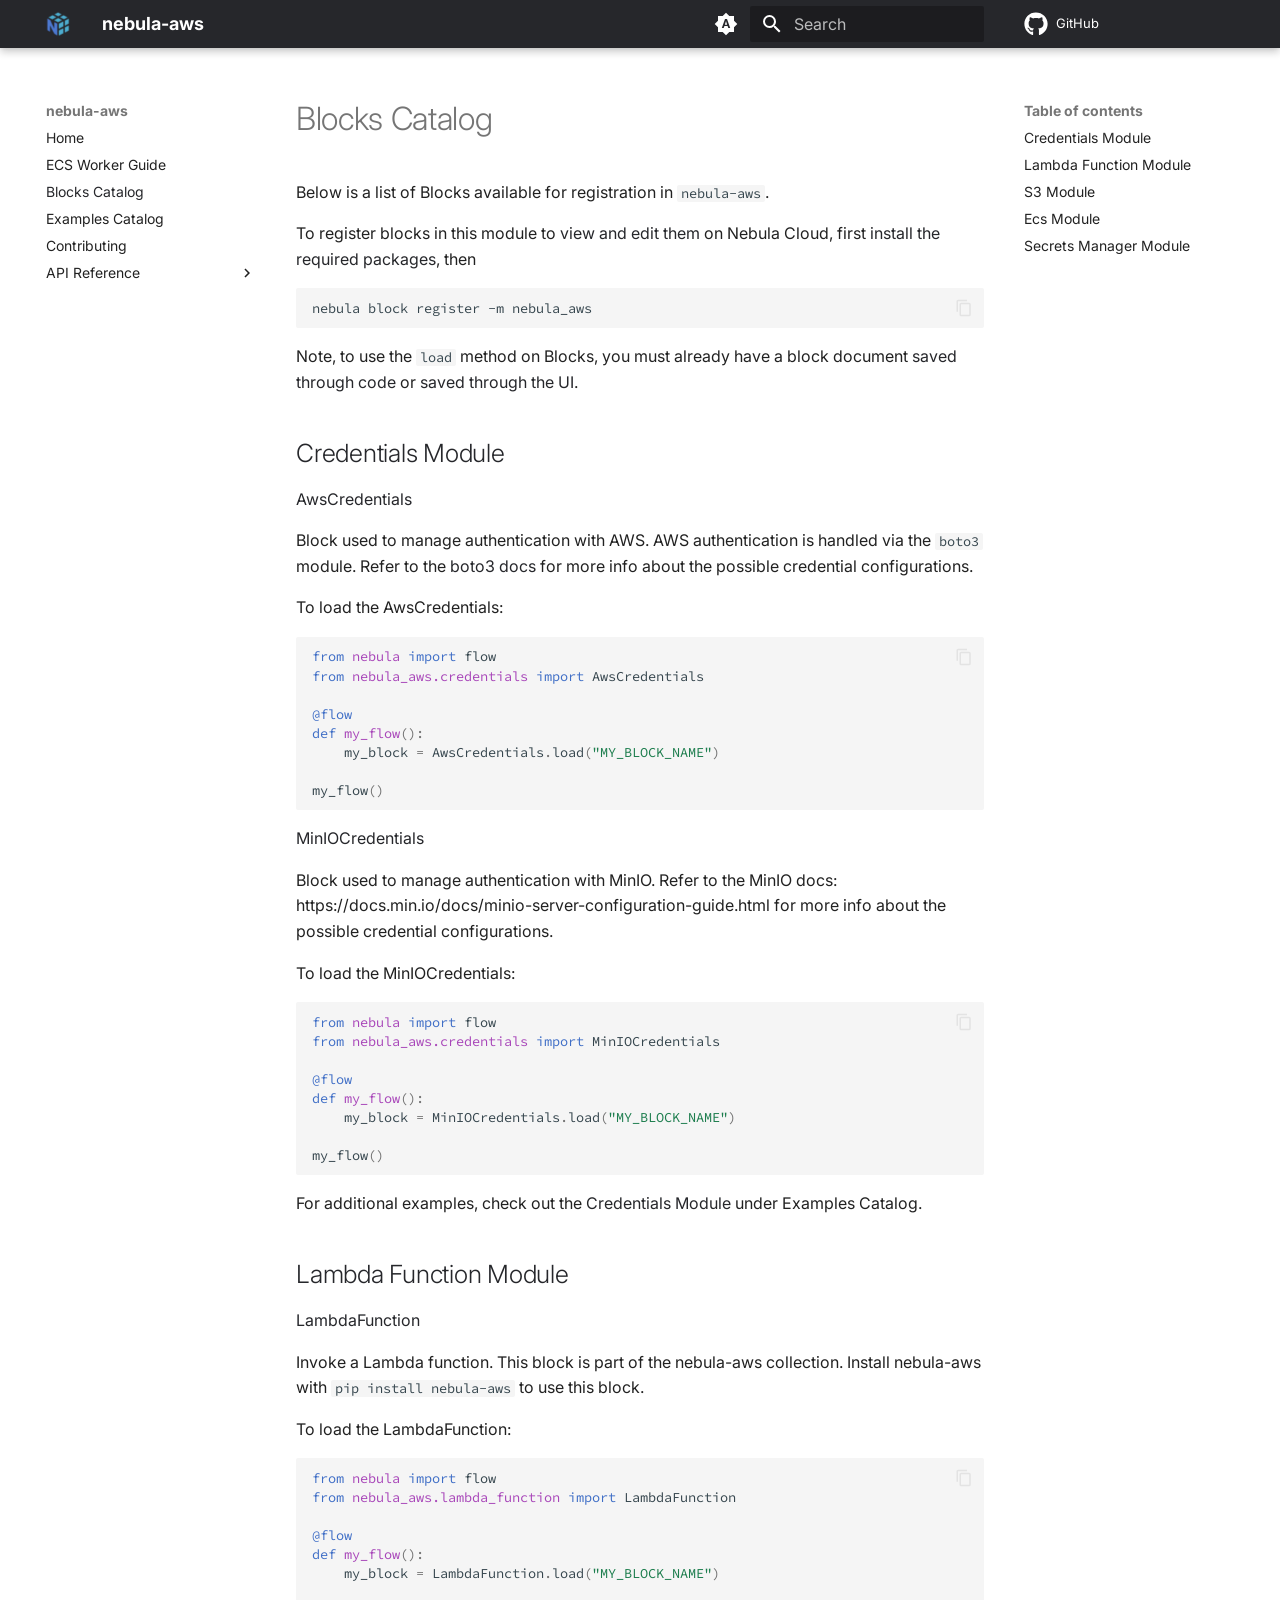
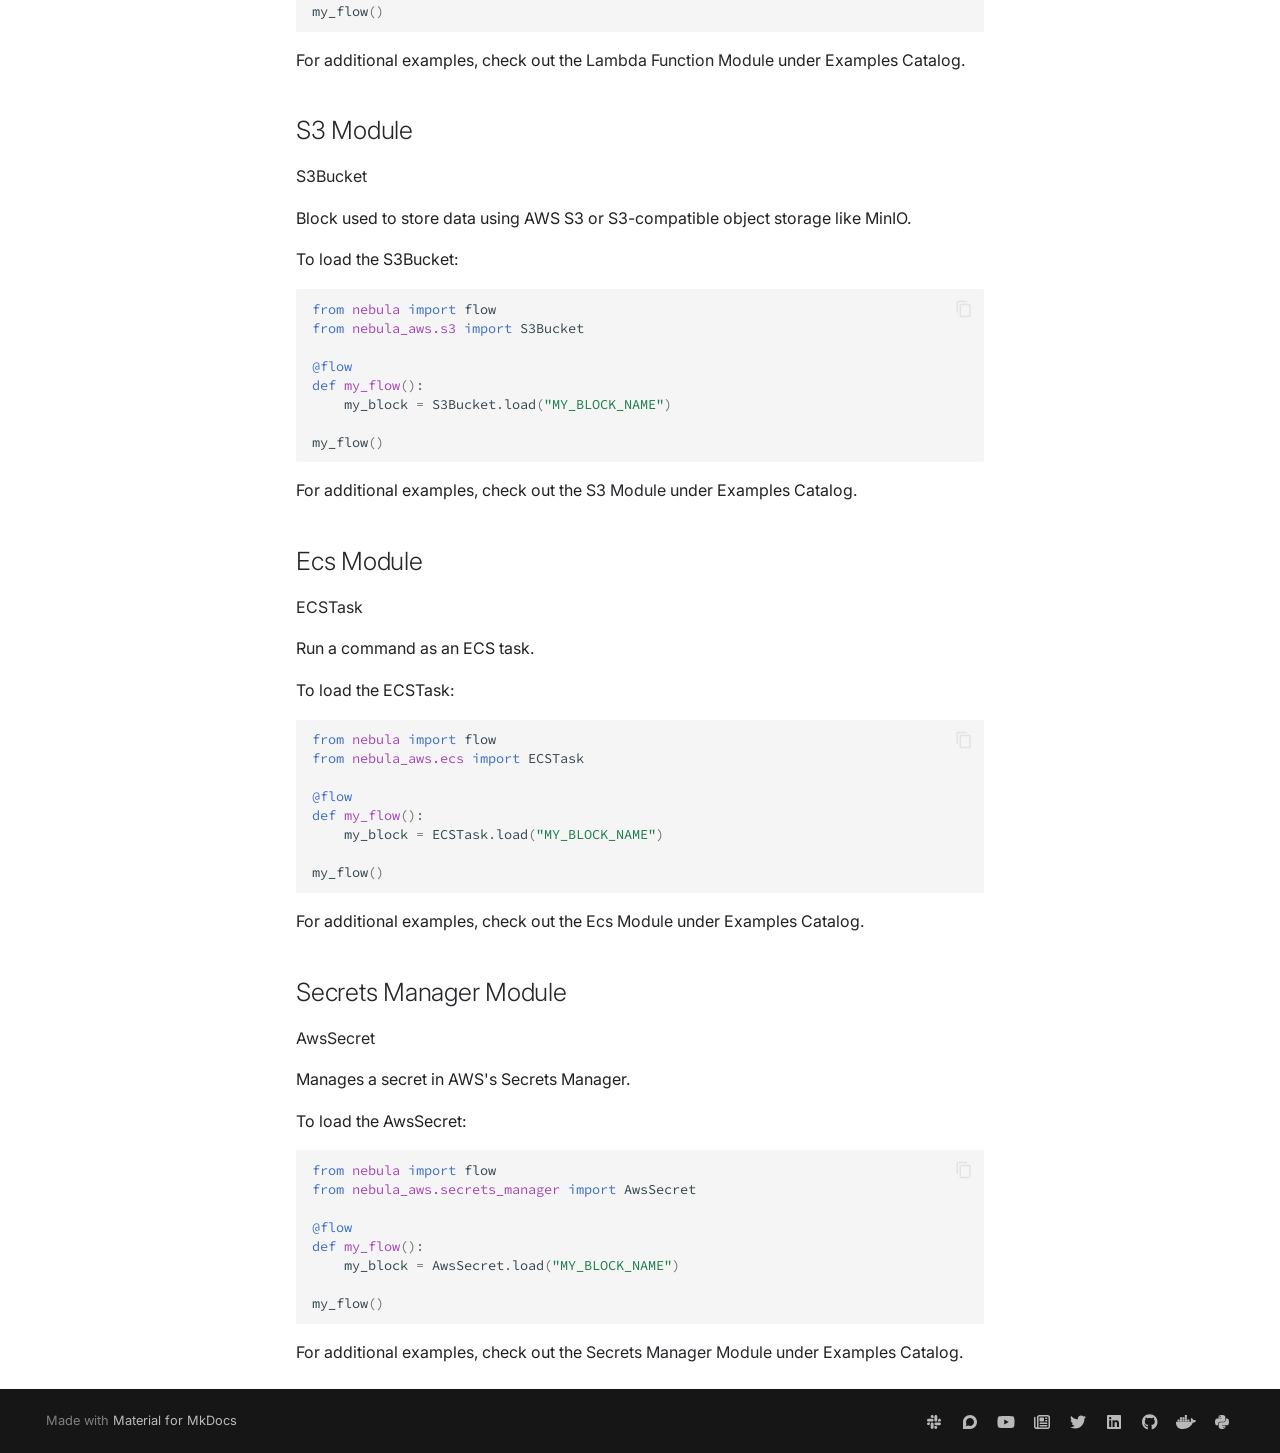
<file: blocks_catalog/index.html>
<!doctype html>
<html lang="en" class="no-js">
  <head>
    
      <meta charset="utf-8">
      <meta name="viewport" content="width=device-width,initial-scale=1">
      
      
      
        <link rel="canonical" href="https://kozmoai.github.io/nebula-aws/blocks_catalog/">
      
      
        <link rel="prev" href="../ecs_guide/">
      
      
        <link rel="next" href="../examples_catalog/">
      
      
      <link rel="icon" href="../img/favicon.ico">
      <meta name="generator" content="mkdocs-1.5.3, mkdocs-material-9.5.15">
    
    
      
        <title>Blocks Catalog - nebula-aws</title>
      
    
    
      <link rel="stylesheet" href="../assets/stylesheets/main.7e359304.min.css">
      
        
        <link rel="stylesheet" href="../assets/stylesheets/palette.06af60db.min.css">
      
      


    
    
      
    
    
      
        
        
        <link rel="preconnect" href="https://fonts.gstatic.com" crossorigin>
        <link rel="stylesheet" href="https://fonts.googleapis.com/css?family=Inter:300,300i,400,400i,700,700i%7CSource+Code+Pro:400,400i,700,700i&display=fallback">
        <style>:root{--md-text-font:"Inter";--md-code-font:"Source Code Pro"}</style>
      
    
    
      <link rel="stylesheet" href="../assets/_mkdocstrings.css">
    
      <link rel="stylesheet" href="../stylesheets/extra.css">
    
    <script>__md_scope=new URL("..",location),__md_hash=e=>[...e].reduce((e,_)=>(e<<5)-e+_.charCodeAt(0),0),__md_get=(e,_=localStorage,t=__md_scope)=>JSON.parse(_.getItem(t.pathname+"."+e)),__md_set=(e,_,t=localStorage,a=__md_scope)=>{try{t.setItem(a.pathname+"."+e,JSON.stringify(_))}catch(e){}}</script>
    
      
  


  <!-- Google tag (gtag.js) -->
<script async src="https://www.googletagmanager.com/gtag/js?id=G-8CSMBCQDKN"></script>
<script>
    window.dataLayer = window.dataLayer || [];
    function gtag(){dataLayer.push(arguments);}
    gtag('js', new Date());

    gtag('config', 'G-8CSMBCQDKN');
</script>
<!-- Segment analytics -->
<script>
    !function(){var analytics=window.analytics=window.analytics||[];if(!analytics.initialize)if(analytics.invoked)window.console&&console.error&&console.error("Segment snippet included twice.");else{analytics.invoked=!0;analytics.methods=["trackSubmit","trackClick","trackLink","trackForm","pageview","identify","reset","group","track","ready","alias","debug","page","once","off","on","addSourceMiddleware","addIntegrationMiddleware","setAnonymousId","addDestinationMiddleware"];analytics.factory=function(e){return function(){var t=Array.prototype.slice.call(arguments);t.unshift(e);analytics.push(t);return analytics}};for(var e=0;e<analytics.methods.length;e++){var key=analytics.methods[e];analytics[key]=analytics.factory(key)}analytics.load=function(key,e){var t=document.createElement("script");t.type="text/javascript";t.async=!0;t.src="https://cdn.segment.com/analytics.js/v1/" + key + "/analytics.min.js";var n=document.getElementsByTagName("script")[0];n.parentNode.insertBefore(t,n);analytics._loadOptions=e};analytics._writeKey="xDLAoTXsNYpC4Y6JucKnJ8W1MYBuyAbD";;analytics.SNIPPET_VERSION="4.15.3";
    analytics.load("xDLAoTXsNYpC4Y6JucKnJ8W1MYBuyAbD");
    analytics.page();
    }}();
</script>
  
    <script>"undefined"!=typeof __md_analytics&&__md_analytics()</script>
  

    
    
    
  </head>
  
  
    
    
      
    
    
    
    
    <body dir="ltr" data-md-color-scheme="default" data-md-color-primary="indigo" data-md-color-accent="indigo">
  
    
    <input class="md-toggle" data-md-toggle="drawer" type="checkbox" id="__drawer" autocomplete="off">
    <input class="md-toggle" data-md-toggle="search" type="checkbox" id="__search" autocomplete="off">
    <label class="md-overlay" for="__drawer"></label>
    <div data-md-component="skip">
      
        
        <a href="#credentials-module" class="md-skip">
          Skip to content
        </a>
      
    </div>
    <div data-md-component="announce">
      
    </div>
    
    
      

  

<header class="md-header md-header--shadow" data-md-component="header">
  <nav class="md-header__inner md-grid" aria-label="Header">
    <a href=".." title="nebula-aws" class="md-header__button md-logo" aria-label="nebula-aws" data-md-component="logo">
      
  <img src="../img/nebula-logo-mark.png" alt="logo">

    </a>
    <label class="md-header__button md-icon" for="__drawer">
      
      <svg xmlns="http://www.w3.org/2000/svg" viewBox="0 0 24 24"><path d="M3 6h18v2H3V6m0 5h18v2H3v-2m0 5h18v2H3v-2Z"/></svg>
    </label>
    <div class="md-header__title" data-md-component="header-title">
      <div class="md-header__ellipsis">
        <div class="md-header__topic">
          <span class="md-ellipsis">
            nebula-aws
          </span>
        </div>
        <div class="md-header__topic" data-md-component="header-topic">
          <span class="md-ellipsis">
            
              Blocks Catalog
            
          </span>
        </div>
      </div>
    </div>
    
      
        <form class="md-header__option" data-md-component="palette">
  
    
    
    
    <input class="md-option" data-md-color-media="(prefers-color-scheme)" data-md-color-scheme="default" data-md-color-primary="indigo" data-md-color-accent="indigo"  aria-label="Switch to light mode"  type="radio" name="__palette" id="__palette_0">
    
      <label class="md-header__button md-icon" title="Switch to light mode" for="__palette_1" hidden>
        <svg xmlns="http://www.w3.org/2000/svg" viewBox="0 0 24 24"><path d="m14.3 16-.7-2h-3.2l-.7 2H7.8L11 7h2l3.2 9h-1.9M20 8.69V4h-4.69L12 .69 8.69 4H4v4.69L.69 12 4 15.31V20h4.69L12 23.31 15.31 20H20v-4.69L23.31 12 20 8.69m-9.15 3.96h2.3L12 9l-1.15 3.65Z"/></svg>
      </label>
    
  
    
    
    
    <input class="md-option" data-md-color-media="(prefers-color-scheme: light)" data-md-color-scheme="default" data-md-color-primary="blue" data-md-color-accent="blue"  aria-label="Switch to dark mode"  type="radio" name="__palette" id="__palette_1">
    
      <label class="md-header__button md-icon" title="Switch to dark mode" for="__palette_2" hidden>
        <svg xmlns="http://www.w3.org/2000/svg" viewBox="0 0 24 24"><path d="M12 7a5 5 0 0 1 5 5 5 5 0 0 1-5 5 5 5 0 0 1-5-5 5 5 0 0 1 5-5m0 2a3 3 0 0 0-3 3 3 3 0 0 0 3 3 3 3 0 0 0 3-3 3 3 0 0 0-3-3m0-7 2.39 3.42C13.65 5.15 12.84 5 12 5c-.84 0-1.65.15-2.39.42L12 2M3.34 7l4.16-.35A7.2 7.2 0 0 0 5.94 8.5c-.44.74-.69 1.5-.83 2.29L3.34 7m.02 10 1.76-3.77a7.131 7.131 0 0 0 2.38 4.14L3.36 17M20.65 7l-1.77 3.79a7.023 7.023 0 0 0-2.38-4.15l4.15.36m-.01 10-4.14.36c.59-.51 1.12-1.14 1.54-1.86.42-.73.69-1.5.83-2.29L20.64 17M12 22l-2.41-3.44c.74.27 1.55.44 2.41.44.82 0 1.63-.17 2.37-.44L12 22Z"/></svg>
      </label>
    
  
    
    
    
    <input class="md-option" data-md-color-media="(prefers-color-scheme: dark)" data-md-color-scheme="slate" data-md-color-primary="blue" data-md-color-accent="blue"  aria-label="Switch to light mode"  type="radio" name="__palette" id="__palette_2">
    
      <label class="md-header__button md-icon" title="Switch to light mode" for="__palette_0" hidden>
        <svg xmlns="http://www.w3.org/2000/svg" viewBox="0 0 24 24"><path d="m17.75 4.09-2.53 1.94.91 3.06-2.63-1.81-2.63 1.81.91-3.06-2.53-1.94L12.44 4l1.06-3 1.06 3 3.19.09m3.5 6.91-1.64 1.25.59 1.98-1.7-1.17-1.7 1.17.59-1.98L15.75 11l2.06-.05L18.5 9l.69 1.95 2.06.05m-2.28 4.95c.83-.08 1.72 1.1 1.19 1.85-.32.45-.66.87-1.08 1.27C15.17 23 8.84 23 4.94 19.07c-3.91-3.9-3.91-10.24 0-14.14.4-.4.82-.76 1.27-1.08.75-.53 1.93.36 1.85 1.19-.27 2.86.69 5.83 2.89 8.02a9.96 9.96 0 0 0 8.02 2.89m-1.64 2.02a12.08 12.08 0 0 1-7.8-3.47c-2.17-2.19-3.33-5-3.49-7.82-2.81 3.14-2.7 7.96.31 10.98 3.02 3.01 7.84 3.12 10.98.31Z"/></svg>
      </label>
    
  
</form>
      
    
    
      <script>var media,input,key,value,palette=__md_get("__palette");if(palette&&palette.color){"(prefers-color-scheme)"===palette.color.media&&(media=matchMedia("(prefers-color-scheme: light)"),input=document.querySelector(media.matches?"[data-md-color-media='(prefers-color-scheme: light)']":"[data-md-color-media='(prefers-color-scheme: dark)']"),palette.color.media=input.getAttribute("data-md-color-media"),palette.color.scheme=input.getAttribute("data-md-color-scheme"),palette.color.primary=input.getAttribute("data-md-color-primary"),palette.color.accent=input.getAttribute("data-md-color-accent"));for([key,value]of Object.entries(palette.color))document.body.setAttribute("data-md-color-"+key,value)}</script>
    
    
    
      <label class="md-header__button md-icon" for="__search">
        
        <svg xmlns="http://www.w3.org/2000/svg" viewBox="0 0 24 24"><path d="M9.5 3A6.5 6.5 0 0 1 16 9.5c0 1.61-.59 3.09-1.56 4.23l.27.27h.79l5 5-1.5 1.5-5-5v-.79l-.27-.27A6.516 6.516 0 0 1 9.5 16 6.5 6.5 0 0 1 3 9.5 6.5 6.5 0 0 1 9.5 3m0 2C7 5 5 7 5 9.5S7 14 9.5 14 14 12 14 9.5 12 5 9.5 5Z"/></svg>
      </label>
      <div class="md-search" data-md-component="search" role="dialog">
  <label class="md-search__overlay" for="__search"></label>
  <div class="md-search__inner" role="search">
    <form class="md-search__form" name="search">
      <input type="text" class="md-search__input" name="query" aria-label="Search" placeholder="Search" autocapitalize="off" autocorrect="off" autocomplete="off" spellcheck="false" data-md-component="search-query" required>
      <label class="md-search__icon md-icon" for="__search">
        
        <svg xmlns="http://www.w3.org/2000/svg" viewBox="0 0 24 24"><path d="M9.5 3A6.5 6.5 0 0 1 16 9.5c0 1.61-.59 3.09-1.56 4.23l.27.27h.79l5 5-1.5 1.5-5-5v-.79l-.27-.27A6.516 6.516 0 0 1 9.5 16 6.5 6.5 0 0 1 3 9.5 6.5 6.5 0 0 1 9.5 3m0 2C7 5 5 7 5 9.5S7 14 9.5 14 14 12 14 9.5 12 5 9.5 5Z"/></svg>
        
        <svg xmlns="http://www.w3.org/2000/svg" viewBox="0 0 24 24"><path d="M20 11v2H8l5.5 5.5-1.42 1.42L4.16 12l7.92-7.92L13.5 5.5 8 11h12Z"/></svg>
      </label>
      <nav class="md-search__options" aria-label="Search">
        
        <button type="reset" class="md-search__icon md-icon" title="Clear" aria-label="Clear" tabindex="-1">
          
          <svg xmlns="http://www.w3.org/2000/svg" viewBox="0 0 24 24"><path d="M19 6.41 17.59 5 12 10.59 6.41 5 5 6.41 10.59 12 5 17.59 6.41 19 12 13.41 17.59 19 19 17.59 13.41 12 19 6.41Z"/></svg>
        </button>
      </nav>
      
    </form>
    <div class="md-search__output">
      <div class="md-search__scrollwrap" data-md-scrollfix>
        <div class="md-search-result" data-md-component="search-result">
          <div class="md-search-result__meta">
            Initializing search
          </div>
          <ol class="md-search-result__list" role="presentation"></ol>
        </div>
      </div>
    </div>
  </div>
</div>
    
    
      <div class="md-header__source">
        <a href="https://github.com/kozmoai/nebula-aws" title="Go to repository" class="md-source" data-md-component="source">
  <div class="md-source__icon md-icon">
    
    <svg xmlns="http://www.w3.org/2000/svg" viewBox="0 0 496 512"><!--! Font Awesome Free 6.5.1 by @fontawesome - https://fontawesome.com License - https://fontawesome.com/license/free (Icons: CC BY 4.0, Fonts: SIL OFL 1.1, Code: MIT License) Copyright 2023 Fonticons, Inc.--><path d="M165.9 397.4c0 2-2.3 3.6-5.2 3.6-3.3.3-5.6-1.3-5.6-3.6 0-2 2.3-3.6 5.2-3.6 3-.3 5.6 1.3 5.6 3.6zm-31.1-4.5c-.7 2 1.3 4.3 4.3 4.9 2.6 1 5.6 0 6.2-2s-1.3-4.3-4.3-5.2c-2.6-.7-5.5.3-6.2 2.3zm44.2-1.7c-2.9.7-4.9 2.6-4.6 4.9.3 2 2.9 3.3 5.9 2.6 2.9-.7 4.9-2.6 4.6-4.6-.3-1.9-3-3.2-5.9-2.9zM244.8 8C106.1 8 0 113.3 0 252c0 110.9 69.8 205.8 169.5 239.2 12.8 2.3 17.3-5.6 17.3-12.1 0-6.2-.3-40.4-.3-61.4 0 0-70 15-84.7-29.8 0 0-11.4-29.1-27.8-36.6 0 0-22.9-15.7 1.6-15.4 0 0 24.9 2 38.6 25.8 21.9 38.6 58.6 27.5 72.9 20.9 2.3-16 8.8-27.1 16-33.7-55.9-6.2-112.3-14.3-112.3-110.5 0-27.5 7.6-41.3 23.6-58.9-2.6-6.5-11.1-33.3 2.6-67.9 20.9-6.5 69 27 69 27 20-5.6 41.5-8.5 62.8-8.5s42.8 2.9 62.8 8.5c0 0 48.1-33.6 69-27 13.7 34.7 5.2 61.4 2.6 67.9 16 17.7 25.8 31.5 25.8 58.9 0 96.5-58.9 104.2-114.8 110.5 9.2 7.9 17 22.9 17 46.4 0 33.7-.3 75.4-.3 83.6 0 6.5 4.6 14.4 17.3 12.1C428.2 457.8 496 362.9 496 252 496 113.3 383.5 8 244.8 8zM97.2 352.9c-1.3 1-1 3.3.7 5.2 1.6 1.6 3.9 2.3 5.2 1 1.3-1 1-3.3-.7-5.2-1.6-1.6-3.9-2.3-5.2-1zm-10.8-8.1c-.7 1.3.3 2.9 2.3 3.9 1.6 1 3.6.7 4.3-.7.7-1.3-.3-2.9-2.3-3.9-2-.6-3.6-.3-4.3.7zm32.4 35.6c-1.6 1.3-1 4.3 1.3 6.2 2.3 2.3 5.2 2.6 6.5 1 1.3-1.3.7-4.3-1.3-6.2-2.2-2.3-5.2-2.6-6.5-1zm-11.4-14.7c-1.6 1-1.6 3.6 0 5.9 1.6 2.3 4.3 3.3 5.6 2.3 1.6-1.3 1.6-3.9 0-6.2-1.4-2.3-4-3.3-5.6-2z"/></svg>
  </div>
  <div class="md-source__repository">
    GitHub
  </div>
</a>
      </div>
    
  </nav>
  
</header>
    
    <div class="md-container" data-md-component="container">
      
      
        
          
        
      
      <main class="md-main" data-md-component="main">
        <div class="md-main__inner md-grid">
          
            
              
              <div class="md-sidebar md-sidebar--primary" data-md-component="sidebar" data-md-type="navigation" >
                <div class="md-sidebar__scrollwrap">
                  <div class="md-sidebar__inner">
                    



<nav class="md-nav md-nav--primary" aria-label="Navigation" data-md-level="0">
  <label class="md-nav__title" for="__drawer">
    <a href=".." title="nebula-aws" class="md-nav__button md-logo" aria-label="nebula-aws" data-md-component="logo">
      
  <img src="../img/nebula-logo-mark.png" alt="logo">

    </a>
    nebula-aws
  </label>
  
    <div class="md-nav__source">
      <a href="https://github.com/kozmoai/nebula-aws" title="Go to repository" class="md-source" data-md-component="source">
  <div class="md-source__icon md-icon">
    
    <svg xmlns="http://www.w3.org/2000/svg" viewBox="0 0 496 512"><!--! Font Awesome Free 6.5.1 by @fontawesome - https://fontawesome.com License - https://fontawesome.com/license/free (Icons: CC BY 4.0, Fonts: SIL OFL 1.1, Code: MIT License) Copyright 2023 Fonticons, Inc.--><path d="M165.9 397.4c0 2-2.3 3.6-5.2 3.6-3.3.3-5.6-1.3-5.6-3.6 0-2 2.3-3.6 5.2-3.6 3-.3 5.6 1.3 5.6 3.6zm-31.1-4.5c-.7 2 1.3 4.3 4.3 4.9 2.6 1 5.6 0 6.2-2s-1.3-4.3-4.3-5.2c-2.6-.7-5.5.3-6.2 2.3zm44.2-1.7c-2.9.7-4.9 2.6-4.6 4.9.3 2 2.9 3.3 5.9 2.6 2.9-.7 4.9-2.6 4.6-4.6-.3-1.9-3-3.2-5.9-2.9zM244.8 8C106.1 8 0 113.3 0 252c0 110.9 69.8 205.8 169.5 239.2 12.8 2.3 17.3-5.6 17.3-12.1 0-6.2-.3-40.4-.3-61.4 0 0-70 15-84.7-29.8 0 0-11.4-29.1-27.8-36.6 0 0-22.9-15.7 1.6-15.4 0 0 24.9 2 38.6 25.8 21.9 38.6 58.6 27.5 72.9 20.9 2.3-16 8.8-27.1 16-33.7-55.9-6.2-112.3-14.3-112.3-110.5 0-27.5 7.6-41.3 23.6-58.9-2.6-6.5-11.1-33.3 2.6-67.9 20.9-6.5 69 27 69 27 20-5.6 41.5-8.5 62.8-8.5s42.8 2.9 62.8 8.5c0 0 48.1-33.6 69-27 13.7 34.7 5.2 61.4 2.6 67.9 16 17.7 25.8 31.5 25.8 58.9 0 96.5-58.9 104.2-114.8 110.5 9.2 7.9 17 22.9 17 46.4 0 33.7-.3 75.4-.3 83.6 0 6.5 4.6 14.4 17.3 12.1C428.2 457.8 496 362.9 496 252 496 113.3 383.5 8 244.8 8zM97.2 352.9c-1.3 1-1 3.3.7 5.2 1.6 1.6 3.9 2.3 5.2 1 1.3-1 1-3.3-.7-5.2-1.6-1.6-3.9-2.3-5.2-1zm-10.8-8.1c-.7 1.3.3 2.9 2.3 3.9 1.6 1 3.6.7 4.3-.7.7-1.3-.3-2.9-2.3-3.9-2-.6-3.6-.3-4.3.7zm32.4 35.6c-1.6 1.3-1 4.3 1.3 6.2 2.3 2.3 5.2 2.6 6.5 1 1.3-1.3.7-4.3-1.3-6.2-2.2-2.3-5.2-2.6-6.5-1zm-11.4-14.7c-1.6 1-1.6 3.6 0 5.9 1.6 2.3 4.3 3.3 5.6 2.3 1.6-1.3 1.6-3.9 0-6.2-1.4-2.3-4-3.3-5.6-2z"/></svg>
  </div>
  <div class="md-source__repository">
    GitHub
  </div>
</a>
    </div>
  
  <ul class="md-nav__list" data-md-scrollfix>
    
      
      
  
  
  
  
    <li class="md-nav__item">
      <a href=".." class="md-nav__link">
        
  
  <span class="md-ellipsis">
    Home
  </span>
  

      </a>
    </li>
  

    
      
      
  
  
  
  
    <li class="md-nav__item">
      <a href="../ecs_guide/" class="md-nav__link">
        
  
  <span class="md-ellipsis">
    ECS Worker Guide
  </span>
  

      </a>
    </li>
  

    
      
      
  
  
    
  
  
  
    <li class="md-nav__item md-nav__item--active">
      
      <input class="md-nav__toggle md-toggle" type="checkbox" id="__toc">
      
      
      
        <label class="md-nav__link md-nav__link--active" for="__toc">
          
  
  <span class="md-ellipsis">
    Blocks Catalog
  </span>
  

          <span class="md-nav__icon md-icon"></span>
        </label>
      
      <a href="./" class="md-nav__link md-nav__link--active">
        
  
  <span class="md-ellipsis">
    Blocks Catalog
  </span>
  

      </a>
      
        

<nav class="md-nav md-nav--secondary" aria-label="Table of contents">
  
  
  
  
    <label class="md-nav__title" for="__toc">
      <span class="md-nav__icon md-icon"></span>
      Table of contents
    </label>
    <ul class="md-nav__list" data-md-component="toc" data-md-scrollfix>
      
        <li class="md-nav__item">
  <a href="#credentials-module" class="md-nav__link">
    <span class="md-ellipsis">
      Credentials Module
    </span>
  </a>
  
</li>
      
        <li class="md-nav__item">
  <a href="#lambda-function-module" class="md-nav__link">
    <span class="md-ellipsis">
      Lambda Function Module
    </span>
  </a>
  
</li>
      
        <li class="md-nav__item">
  <a href="#s3-module" class="md-nav__link">
    <span class="md-ellipsis">
      S3 Module
    </span>
  </a>
  
</li>
      
        <li class="md-nav__item">
  <a href="#ecs-module" class="md-nav__link">
    <span class="md-ellipsis">
      Ecs Module
    </span>
  </a>
  
</li>
      
        <li class="md-nav__item">
  <a href="#secrets-manager-module" class="md-nav__link">
    <span class="md-ellipsis">
      Secrets Manager Module
    </span>
  </a>
  
</li>
      
    </ul>
  
</nav>
      
    </li>
  

    
      
      
  
  
  
  
    <li class="md-nav__item">
      <a href="../examples_catalog/" class="md-nav__link">
        
  
  <span class="md-ellipsis">
    Examples Catalog
  </span>
  

      </a>
    </li>
  

    
      
      
  
  
  
  
    <li class="md-nav__item">
      <a href="../contributing/" class="md-nav__link">
        
  
  <span class="md-ellipsis">
    Contributing
  </span>
  

      </a>
    </li>
  

    
      
      
  
  
  
  
    
    
    
    
    <li class="md-nav__item md-nav__item--nested">
      
        
        
        <input class="md-nav__toggle md-toggle " type="checkbox" id="__nav_6" >
        
          
          <label class="md-nav__link" for="__nav_6" id="__nav_6_label" tabindex="0">
            
  
  <span class="md-ellipsis">
    API Reference
  </span>
  

            <span class="md-nav__icon md-icon"></span>
          </label>
        
        <nav class="md-nav" data-md-level="1" aria-labelledby="__nav_6_label" aria-expanded="false">
          <label class="md-nav__title" for="__nav_6">
            <span class="md-nav__icon md-icon"></span>
            API Reference
          </label>
          <ul class="md-nav__list" data-md-scrollfix>
            
              
                
  
  
  
  
    <li class="md-nav__item">
      <a href="../batch/" class="md-nav__link">
        
  
  <span class="md-ellipsis">
    Batch
  </span>
  

      </a>
    </li>
  

              
            
              
                
  
  
  
  
    <li class="md-nav__item">
      <a href="../client_waiter/" class="md-nav__link">
        
  
  <span class="md-ellipsis">
    Client Waiter
  </span>
  

      </a>
    </li>
  

              
            
              
                
  
  
  
  
    <li class="md-nav__item">
      <a href="../credentials/" class="md-nav__link">
        
  
  <span class="md-ellipsis">
    Credentials
  </span>
  

      </a>
    </li>
  

              
            
              
                
  
  
  
  
    <li class="md-nav__item">
      <a href="../ecs_worker/" class="md-nav__link">
        
  
  <span class="md-ellipsis">
    ECS Worker
  </span>
  

      </a>
    </li>
  

              
            
              
                
  
  
  
  
    <li class="md-nav__item">
      <a href="../ecs/" class="md-nav__link">
        
  
  <span class="md-ellipsis">
    ECS
  </span>
  

      </a>
    </li>
  

              
            
              
                
  
  
  
  
    <li class="md-nav__item">
      <a href="../lambda_function/" class="md-nav__link">
        
  
  <span class="md-ellipsis">
    Lambda
  </span>
  

      </a>
    </li>
  

              
            
              
                
  
  
  
  
    
    
    
    
    <li class="md-nav__item md-nav__item--nested">
      
        
        
        <input class="md-nav__toggle md-toggle " type="checkbox" id="__nav_6_7" >
        
          
          <label class="md-nav__link" for="__nav_6_7" id="__nav_6_7_label" tabindex="0">
            
  
  <span class="md-ellipsis">
    Deployments
  </span>
  

            <span class="md-nav__icon md-icon"></span>
          </label>
        
        <nav class="md-nav" data-md-level="2" aria-labelledby="__nav_6_7_label" aria-expanded="false">
          <label class="md-nav__title" for="__nav_6_7">
            <span class="md-nav__icon md-icon"></span>
            Deployments
          </label>
          <ul class="md-nav__list" data-md-scrollfix>
            
              
                
  
  
  
  
    <li class="md-nav__item">
      <a href="../deployments/steps/" class="md-nav__link">
        
  
  <span class="md-ellipsis">
    Steps
  </span>
  

      </a>
    </li>
  

              
            
          </ul>
        </nav>
      
    </li>
  

              
            
              
                
  
  
  
  
    <li class="md-nav__item">
      <a href="../s3/" class="md-nav__link">
        
  
  <span class="md-ellipsis">
    S3
  </span>
  

      </a>
    </li>
  

              
            
              
                
  
  
  
  
    <li class="md-nav__item">
      <a href="../secrets_manager/" class="md-nav__link">
        
  
  <span class="md-ellipsis">
    Secrets Manager
  </span>
  

      </a>
    </li>
  

              
            
          </ul>
        </nav>
      
    </li>
  

    
  </ul>
</nav>
                  </div>
                </div>
              </div>
            
            
              
              <div class="md-sidebar md-sidebar--secondary" data-md-component="sidebar" data-md-type="toc" >
                <div class="md-sidebar__scrollwrap">
                  <div class="md-sidebar__inner">
                    

<nav class="md-nav md-nav--secondary" aria-label="Table of contents">
  
  
  
  
    <label class="md-nav__title" for="__toc">
      <span class="md-nav__icon md-icon"></span>
      Table of contents
    </label>
    <ul class="md-nav__list" data-md-component="toc" data-md-scrollfix>
      
        <li class="md-nav__item">
  <a href="#credentials-module" class="md-nav__link">
    <span class="md-ellipsis">
      Credentials Module
    </span>
  </a>
  
</li>
      
        <li class="md-nav__item">
  <a href="#lambda-function-module" class="md-nav__link">
    <span class="md-ellipsis">
      Lambda Function Module
    </span>
  </a>
  
</li>
      
        <li class="md-nav__item">
  <a href="#s3-module" class="md-nav__link">
    <span class="md-ellipsis">
      S3 Module
    </span>
  </a>
  
</li>
      
        <li class="md-nav__item">
  <a href="#ecs-module" class="md-nav__link">
    <span class="md-ellipsis">
      Ecs Module
    </span>
  </a>
  
</li>
      
        <li class="md-nav__item">
  <a href="#secrets-manager-module" class="md-nav__link">
    <span class="md-ellipsis">
      Secrets Manager Module
    </span>
  </a>
  
</li>
      
    </ul>
  
</nav>
                  </div>
                </div>
              </div>
            
          
          
            <div class="md-content" data-md-component="content">
              <article class="md-content__inner md-typeset">
                
                  


  <h1>Blocks Catalog</h1>

<p>Below is a list of Blocks available for registration in
<code>nebula-aws</code>.</p>
<p>To register blocks in this module to
<a href="https://docs.nebula.io/ui/blocks/">view and edit them</a>
on Nebula Cloud, first <a href="https://kozmoai.github.io/nebula-aws/#installation">install the required packages</a>,
then
<div class="highlight"><pre><span></span><code>nebula<span class="w"> </span>block<span class="w"> </span>register<span class="w"> </span>-m<span class="w"> </span>nebula_aws
</code></pre></div>
Note, to use the <code>load</code> method on Blocks, you must already have a block document <a href="https://docs.nebula.io/concepts/blocks/#saving-blocks">saved through code</a> or <a href="https://docs.nebula.io/ui/blocks/">saved through the UI</a>.</p>
<h2 id="credentials-module"><a class="autorefs autorefs-internal" href="../credentials/#nebula_aws.credentials">Credentials Module</a></h2>
<p><a class="autorefs autorefs-internal" href="../credentials/#nebula_aws.credentials.AwsCredentials">AwsCredentials</a></p>
<p>Block used to manage authentication with AWS. AWS authentication is
handled via the <code>boto3</code> module. Refer to the
<a href="https://boto3.amazonaws.com/v1/documentation/api/latest/guide/credentials.html">boto3 docs</a>
for more info about the possible credential configurations.</p>
<p>To load the AwsCredentials:
<div class="highlight"><pre><span></span><code><span class="kn">from</span> <span class="nn">nebula</span> <span class="kn">import</span> <span class="n">flow</span>
<span class="kn">from</span> <span class="nn">nebula_aws.credentials</span> <span class="kn">import</span> <span class="n">AwsCredentials</span>

<span class="nd">@flow</span>
<span class="k">def</span> <span class="nf">my_flow</span><span class="p">():</span>
    <span class="n">my_block</span> <span class="o">=</span> <span class="n">AwsCredentials</span><span class="o">.</span><span class="n">load</span><span class="p">(</span><span class="s2">&quot;MY_BLOCK_NAME&quot;</span><span class="p">)</span>

<span class="n">my_flow</span><span class="p">()</span>
</code></pre></div>
<a class="autorefs autorefs-internal" href="../credentials/#nebula_aws.credentials.MinIOCredentials">MinIOCredentials</a></p>
<p>Block used to manage authentication with MinIO. Refer to the MinIO docs: https://docs.min.io/docs/minio-server-configuration-guide.html for more info about the possible credential configurations.</p>
<p>To load the MinIOCredentials:
<div class="highlight"><pre><span></span><code><span class="kn">from</span> <span class="nn">nebula</span> <span class="kn">import</span> <span class="n">flow</span>
<span class="kn">from</span> <span class="nn">nebula_aws.credentials</span> <span class="kn">import</span> <span class="n">MinIOCredentials</span>

<span class="nd">@flow</span>
<span class="k">def</span> <span class="nf">my_flow</span><span class="p">():</span>
    <span class="n">my_block</span> <span class="o">=</span> <span class="n">MinIOCredentials</span><span class="o">.</span><span class="n">load</span><span class="p">(</span><span class="s2">&quot;MY_BLOCK_NAME&quot;</span><span class="p">)</span>

<span class="n">my_flow</span><span class="p">()</span>
</code></pre></div>
For additional examples, check out the <a href="../examples_catalog/#credentials-module">Credentials Module</a> under Examples Catalog.</p>
<h2 id="lambda-function-module"><a class="autorefs autorefs-internal" href="../lambda_function/#nebula_aws.lambda_function">Lambda Function Module</a></h2>
<p><a class="autorefs autorefs-internal" href="../lambda_function/#nebula_aws.lambda_function.LambdaFunction">LambdaFunction</a></p>
<p>Invoke a Lambda function. This block is part of the nebula-aws
collection. Install nebula-aws with <code>pip install nebula-aws</code>
to use this block.</p>
<p>To load the LambdaFunction:
<div class="highlight"><pre><span></span><code><span class="kn">from</span> <span class="nn">nebula</span> <span class="kn">import</span> <span class="n">flow</span>
<span class="kn">from</span> <span class="nn">nebula_aws.lambda_function</span> <span class="kn">import</span> <span class="n">LambdaFunction</span>

<span class="nd">@flow</span>
<span class="k">def</span> <span class="nf">my_flow</span><span class="p">():</span>
    <span class="n">my_block</span> <span class="o">=</span> <span class="n">LambdaFunction</span><span class="o">.</span><span class="n">load</span><span class="p">(</span><span class="s2">&quot;MY_BLOCK_NAME&quot;</span><span class="p">)</span>

<span class="n">my_flow</span><span class="p">()</span>
</code></pre></div>
For additional examples, check out the <a href="../examples_catalog/#lambda_function-module">Lambda Function Module</a> under Examples Catalog.</p>
<h2 id="s3-module"><a class="autorefs autorefs-internal" href="../s3/#nebula_aws.s3">S3 Module</a></h2>
<p><a class="autorefs autorefs-internal" href="../s3/#nebula_aws.s3.S3Bucket">S3Bucket</a></p>
<p>Block used to store data using AWS S3 or S3-compatible object storage like MinIO.</p>
<p>To load the S3Bucket:
<div class="highlight"><pre><span></span><code><span class="kn">from</span> <span class="nn">nebula</span> <span class="kn">import</span> <span class="n">flow</span>
<span class="kn">from</span> <span class="nn">nebula_aws.s3</span> <span class="kn">import</span> <span class="n">S3Bucket</span>

<span class="nd">@flow</span>
<span class="k">def</span> <span class="nf">my_flow</span><span class="p">():</span>
    <span class="n">my_block</span> <span class="o">=</span> <span class="n">S3Bucket</span><span class="o">.</span><span class="n">load</span><span class="p">(</span><span class="s2">&quot;MY_BLOCK_NAME&quot;</span><span class="p">)</span>

<span class="n">my_flow</span><span class="p">()</span>
</code></pre></div>
For additional examples, check out the <a href="../examples_catalog/#s3-module">S3 Module</a> under Examples Catalog.</p>
<h2 id="ecs-module"><a class="autorefs autorefs-internal" href="../ecs/#nebula_aws.ecs">Ecs Module</a></h2>
<p><a class="autorefs autorefs-internal" href="../ecs/#nebula_aws.ecs.ECSTask">ECSTask</a></p>
<p>Run a command as an ECS task.</p>
<p>To load the ECSTask:
<div class="highlight"><pre><span></span><code><span class="kn">from</span> <span class="nn">nebula</span> <span class="kn">import</span> <span class="n">flow</span>
<span class="kn">from</span> <span class="nn">nebula_aws.ecs</span> <span class="kn">import</span> <span class="n">ECSTask</span>

<span class="nd">@flow</span>
<span class="k">def</span> <span class="nf">my_flow</span><span class="p">():</span>
    <span class="n">my_block</span> <span class="o">=</span> <span class="n">ECSTask</span><span class="o">.</span><span class="n">load</span><span class="p">(</span><span class="s2">&quot;MY_BLOCK_NAME&quot;</span><span class="p">)</span>

<span class="n">my_flow</span><span class="p">()</span>
</code></pre></div>
For additional examples, check out the <a href="../examples_catalog/#ecs-module">Ecs Module</a> under Examples Catalog.</p>
<h2 id="secrets-manager-module"><a class="autorefs autorefs-internal" href="../secrets_manager/#nebula_aws.secrets_manager">Secrets Manager Module</a></h2>
<p><a class="autorefs autorefs-internal" href="../secrets_manager/#nebula_aws.secrets_manager.AwsSecret">AwsSecret</a></p>
<p>Manages a secret in AWS's Secrets Manager.</p>
<p>To load the AwsSecret:
<div class="highlight"><pre><span></span><code><span class="kn">from</span> <span class="nn">nebula</span> <span class="kn">import</span> <span class="n">flow</span>
<span class="kn">from</span> <span class="nn">nebula_aws.secrets_manager</span> <span class="kn">import</span> <span class="n">AwsSecret</span>

<span class="nd">@flow</span>
<span class="k">def</span> <span class="nf">my_flow</span><span class="p">():</span>
    <span class="n">my_block</span> <span class="o">=</span> <span class="n">AwsSecret</span><span class="o">.</span><span class="n">load</span><span class="p">(</span><span class="s2">&quot;MY_BLOCK_NAME&quot;</span><span class="p">)</span>

<span class="n">my_flow</span><span class="p">()</span>
</code></pre></div>
For additional examples, check out the <a href="../examples_catalog/#secrets_manager-module">Secrets Manager Module</a> under Examples Catalog.</p>









  




                
              </article>
            </div>
          
          
<script>var target=document.getElementById(location.hash.slice(1));target&&target.name&&(target.checked=target.name.startsWith("__tabbed_"))</script>
        </div>
        
      </main>
      
        <footer class="md-footer">
  
  <div class="md-footer-meta md-typeset">
    <div class="md-footer-meta__inner md-grid">
      <div class="md-copyright">
  
  
    Made with
    <a href="https://squidfunk.github.io/mkdocs-material/" target="_blank" rel="noopener">
      Material for MkDocs
    </a>
  
</div>
      
        <div class="md-social">
  
    
    
    
    
      
      
    
    <a href="https://www.nebula.io/slack/" target="_blank" rel="noopener" title="www.nebula.io" class="md-social__link">
      <svg xmlns="http://www.w3.org/2000/svg" viewBox="0 0 448 512"><!--! Font Awesome Free 6.5.1 by @fontawesome - https://fontawesome.com License - https://fontawesome.com/license/free (Icons: CC BY 4.0, Fonts: SIL OFL 1.1, Code: MIT License) Copyright 2023 Fonticons, Inc.--><path d="M94.12 315.1c0 25.9-21.16 47.06-47.06 47.06S0 341 0 315.1c0-25.9 21.16-47.06 47.06-47.06h47.06v47.06zm23.72 0c0-25.9 21.16-47.06 47.06-47.06s47.06 21.16 47.06 47.06v117.84c0 25.9-21.16 47.06-47.06 47.06s-47.06-21.16-47.06-47.06V315.1zm47.06-188.98c-25.9 0-47.06-21.16-47.06-47.06S139 32 164.9 32s47.06 21.16 47.06 47.06v47.06H164.9zm0 23.72c25.9 0 47.06 21.16 47.06 47.06s-21.16 47.06-47.06 47.06H47.06C21.16 243.96 0 222.8 0 196.9s21.16-47.06 47.06-47.06H164.9zm188.98 47.06c0-25.9 21.16-47.06 47.06-47.06 25.9 0 47.06 21.16 47.06 47.06s-21.16 47.06-47.06 47.06h-47.06V196.9zm-23.72 0c0 25.9-21.16 47.06-47.06 47.06-25.9 0-47.06-21.16-47.06-47.06V79.06c0-25.9 21.16-47.06 47.06-47.06 25.9 0 47.06 21.16 47.06 47.06V196.9zM283.1 385.88c25.9 0 47.06 21.16 47.06 47.06 0 25.9-21.16 47.06-47.06 47.06-25.9 0-47.06-21.16-47.06-47.06v-47.06h47.06zm0-23.72c-25.9 0-47.06-21.16-47.06-47.06 0-25.9 21.16-47.06 47.06-47.06h117.84c25.9 0 47.06 21.16 47.06 47.06 0 25.9-21.16 47.06-47.06 47.06H283.1z"/></svg>
    </a>
  
    
    
    
    
      
      
    
    <a href="https://discourse.nebula.io/" target="_blank" rel="noopener" title="discourse.nebula.io" class="md-social__link">
      <svg xmlns="http://www.w3.org/2000/svg" viewBox="0 0 448 512"><!--! Font Awesome Free 6.5.1 by @fontawesome - https://fontawesome.com License - https://fontawesome.com/license/free (Icons: CC BY 4.0, Fonts: SIL OFL 1.1, Code: MIT License) Copyright 2023 Fonticons, Inc.--><path d="M225.9 32C103.3 32 0 130.5 0 252.1 0 256 .1 480 .1 480l225.8-.2c122.7 0 222.1-102.3 222.1-223.9C448 134.3 348.6 32 225.9 32zM224 384c-19.4 0-37.9-4.3-54.4-12.1L88.5 392l22.9-75c-9.8-18.1-15.4-38.9-15.4-61 0-70.7 57.3-128 128-128s128 57.3 128 128-57.3 128-128 128z"/></svg>
    </a>
  
    
    
    
    
      
      
    
    <a href="https://www.youtube.com/c/NebulaIO/videos" target="_blank" rel="noopener" title="www.youtube.com" class="md-social__link">
      <svg xmlns="http://www.w3.org/2000/svg" viewBox="0 0 576 512"><!--! Font Awesome Free 6.5.1 by @fontawesome - https://fontawesome.com License - https://fontawesome.com/license/free (Icons: CC BY 4.0, Fonts: SIL OFL 1.1, Code: MIT License) Copyright 2023 Fonticons, Inc.--><path d="M549.655 124.083c-6.281-23.65-24.787-42.276-48.284-48.597C458.781 64 288 64 288 64S117.22 64 74.629 75.486c-23.497 6.322-42.003 24.947-48.284 48.597-11.412 42.867-11.412 132.305-11.412 132.305s0 89.438 11.412 132.305c6.281 23.65 24.787 41.5 48.284 47.821C117.22 448 288 448 288 448s170.78 0 213.371-11.486c23.497-6.321 42.003-24.171 48.284-47.821 11.412-42.867 11.412-132.305 11.412-132.305s0-89.438-11.412-132.305zm-317.51 213.508V175.185l142.739 81.205-142.739 81.201z"/></svg>
    </a>
  
    
    
    
    
      
      
    
    <a href="https://nebula.io/guide/" target="_blank" rel="noopener" title="nebula.io" class="md-social__link">
      <svg xmlns="http://www.w3.org/2000/svg" viewBox="0 0 512 512"><!--! Font Awesome Free 6.5.1 by @fontawesome - https://fontawesome.com License - https://fontawesome.com/license/free (Icons: CC BY 4.0, Fonts: SIL OFL 1.1, Code: MIT License) Copyright 2023 Fonticons, Inc.--><path d="M168 80c-13.3 0-24 10.7-24 24v304c0 8.4-1.4 16.5-4.1 24H440c13.3 0 24-10.7 24-24V104c0-13.3-10.7-24-24-24H168zM72 480c-39.8 0-72-32.2-72-72V112c0-13.3 10.7-24 24-24s24 10.7 24 24v296c0 13.3 10.7 24 24 24s24-10.7 24-24V104c0-39.8 32.2-72 72-72h272c39.8 0 72 32.2 72 72v304c0 39.8-32.2 72-72 72H72zm104-344c0-13.3 10.7-24 24-24h96c13.3 0 24 10.7 24 24v80c0 13.3-10.7 24-24 24h-96c-13.3 0-24-10.7-24-24v-80zm200-24h32c13.3 0 24 10.7 24 24s-10.7 24-24 24h-32c-13.3 0-24-10.7-24-24s10.7-24 24-24zm0 80h32c13.3 0 24 10.7 24 24s-10.7 24-24 24h-32c-13.3 0-24-10.7-24-24s10.7-24 24-24zm-176 80h208c13.3 0 24 10.7 24 24s-10.7 24-24 24H200c-13.3 0-24-10.7-24-24s10.7-24 24-24zm0 80h208c13.3 0 24 10.7 24 24s-10.7 24-24 24H200c-13.3 0-24-10.7-24-24s10.7-24 24-24z"/></svg>
    </a>
  
    
    
    
    
      
      
    
    <a href="https://twitter.com/NebulaIO" target="_blank" rel="noopener" title="twitter.com" class="md-social__link">
      <svg xmlns="http://www.w3.org/2000/svg" viewBox="0 0 512 512"><!--! Font Awesome Free 6.5.1 by @fontawesome - https://fontawesome.com License - https://fontawesome.com/license/free (Icons: CC BY 4.0, Fonts: SIL OFL 1.1, Code: MIT License) Copyright 2023 Fonticons, Inc.--><path d="M459.37 151.716c.325 4.548.325 9.097.325 13.645 0 138.72-105.583 298.558-298.558 298.558-59.452 0-114.68-17.219-161.137-47.106 8.447.974 16.568 1.299 25.34 1.299 49.055 0 94.213-16.568 130.274-44.832-46.132-.975-84.792-31.188-98.112-72.772 6.498.974 12.995 1.624 19.818 1.624 9.421 0 18.843-1.3 27.614-3.573-48.081-9.747-84.143-51.98-84.143-102.985v-1.299c13.969 7.797 30.214 12.67 47.431 13.319-28.264-18.843-46.781-51.005-46.781-87.391 0-19.492 5.197-37.36 14.294-52.954 51.655 63.675 129.3 105.258 216.365 109.807-1.624-7.797-2.599-15.918-2.599-24.04 0-57.828 46.782-104.934 104.934-104.934 30.213 0 57.502 12.67 76.67 33.137 23.715-4.548 46.456-13.32 66.599-25.34-7.798 24.366-24.366 44.833-46.132 57.827 21.117-2.273 41.584-8.122 60.426-16.243-14.292 20.791-32.161 39.308-52.628 54.253z"/></svg>
    </a>
  
    
    
    
    
      
      
    
    <a href="https://www.linkedin.com/company/nebula/" target="_blank" rel="noopener" title="www.linkedin.com" class="md-social__link">
      <svg xmlns="http://www.w3.org/2000/svg" viewBox="0 0 448 512"><!--! Font Awesome Free 6.5.1 by @fontawesome - https://fontawesome.com License - https://fontawesome.com/license/free (Icons: CC BY 4.0, Fonts: SIL OFL 1.1, Code: MIT License) Copyright 2023 Fonticons, Inc.--><path d="M416 32H31.9C14.3 32 0 46.5 0 64.3v383.4C0 465.5 14.3 480 31.9 480H416c17.6 0 32-14.5 32-32.3V64.3c0-17.8-14.4-32.3-32-32.3zM135.4 416H69V202.2h66.5V416zm-33.2-243c-21.3 0-38.5-17.3-38.5-38.5S80.9 96 102.2 96c21.2 0 38.5 17.3 38.5 38.5 0 21.3-17.2 38.5-38.5 38.5zm282.1 243h-66.4V312c0-24.8-.5-56.7-34.5-56.7-34.6 0-39.9 27-39.9 54.9V416h-66.4V202.2h63.7v29.2h.9c8.9-16.8 30.6-34.5 62.9-34.5 67.2 0 79.7 44.3 79.7 101.9V416z"/></svg>
    </a>
  
    
    
    
    
      
      
    
    <a href="https://github.com/kozmoai/nebula" target="_blank" rel="noopener" title="github.com" class="md-social__link">
      <svg xmlns="http://www.w3.org/2000/svg" viewBox="0 0 496 512"><!--! Font Awesome Free 6.5.1 by @fontawesome - https://fontawesome.com License - https://fontawesome.com/license/free (Icons: CC BY 4.0, Fonts: SIL OFL 1.1, Code: MIT License) Copyright 2023 Fonticons, Inc.--><path d="M165.9 397.4c0 2-2.3 3.6-5.2 3.6-3.3.3-5.6-1.3-5.6-3.6 0-2 2.3-3.6 5.2-3.6 3-.3 5.6 1.3 5.6 3.6zm-31.1-4.5c-.7 2 1.3 4.3 4.3 4.9 2.6 1 5.6 0 6.2-2s-1.3-4.3-4.3-5.2c-2.6-.7-5.5.3-6.2 2.3zm44.2-1.7c-2.9.7-4.9 2.6-4.6 4.9.3 2 2.9 3.3 5.9 2.6 2.9-.7 4.9-2.6 4.6-4.6-.3-1.9-3-3.2-5.9-2.9zM244.8 8C106.1 8 0 113.3 0 252c0 110.9 69.8 205.8 169.5 239.2 12.8 2.3 17.3-5.6 17.3-12.1 0-6.2-.3-40.4-.3-61.4 0 0-70 15-84.7-29.8 0 0-11.4-29.1-27.8-36.6 0 0-22.9-15.7 1.6-15.4 0 0 24.9 2 38.6 25.8 21.9 38.6 58.6 27.5 72.9 20.9 2.3-16 8.8-27.1 16-33.7-55.9-6.2-112.3-14.3-112.3-110.5 0-27.5 7.6-41.3 23.6-58.9-2.6-6.5-11.1-33.3 2.6-67.9 20.9-6.5 69 27 69 27 20-5.6 41.5-8.5 62.8-8.5s42.8 2.9 62.8 8.5c0 0 48.1-33.6 69-27 13.7 34.7 5.2 61.4 2.6 67.9 16 17.7 25.8 31.5 25.8 58.9 0 96.5-58.9 104.2-114.8 110.5 9.2 7.9 17 22.9 17 46.4 0 33.7-.3 75.4-.3 83.6 0 6.5 4.6 14.4 17.3 12.1C428.2 457.8 496 362.9 496 252 496 113.3 383.5 8 244.8 8zM97.2 352.9c-1.3 1-1 3.3.7 5.2 1.6 1.6 3.9 2.3 5.2 1 1.3-1 1-3.3-.7-5.2-1.6-1.6-3.9-2.3-5.2-1zm-10.8-8.1c-.7 1.3.3 2.9 2.3 3.9 1.6 1 3.6.7 4.3-.7.7-1.3-.3-2.9-2.3-3.9-2-.6-3.6-.3-4.3.7zm32.4 35.6c-1.6 1.3-1 4.3 1.3 6.2 2.3 2.3 5.2 2.6 6.5 1 1.3-1.3.7-4.3-1.3-6.2-2.2-2.3-5.2-2.6-6.5-1zm-11.4-14.7c-1.6 1-1.6 3.6 0 5.9 1.6 2.3 4.3 3.3 5.6 2.3 1.6-1.3 1.6-3.9 0-6.2-1.4-2.3-4-3.3-5.6-2z"/></svg>
    </a>
  
    
    
    
    
      
      
    
    <a href="https://hub.docker.com/r/kozmoai/nebula/" target="_blank" rel="noopener" title="hub.docker.com" class="md-social__link">
      <svg xmlns="http://www.w3.org/2000/svg" viewBox="0 0 640 512"><!--! Font Awesome Free 6.5.1 by @fontawesome - https://fontawesome.com License - https://fontawesome.com/license/free (Icons: CC BY 4.0, Fonts: SIL OFL 1.1, Code: MIT License) Copyright 2023 Fonticons, Inc.--><path d="M349.9 236.3h-66.1v-59.4h66.1v59.4zm0-204.3h-66.1v60.7h66.1V32zm78.2 144.8H362v59.4h66.1v-59.4zm-156.3-72.1h-66.1v60.1h66.1v-60.1zm78.1 0h-66.1v60.1h66.1v-60.1zm276.8 100c-14.4-9.7-47.6-13.2-73.1-8.4-3.3-24-16.7-44.9-41.1-63.7l-14-9.3-9.3 14c-18.4 27.8-23.4 73.6-3.7 103.8-8.7 4.7-25.8 11.1-48.4 10.7H2.4c-8.7 50.8 5.8 116.8 44 162.1 37.1 43.9 92.7 66.2 165.4 66.2 157.4 0 273.9-72.5 328.4-204.2 21.4.4 67.6.1 91.3-45.2 1.5-2.5 6.6-13.2 8.5-17.1l-13.3-8.9zm-511.1-27.9h-66v59.4h66.1v-59.4zm78.1 0h-66.1v59.4h66.1v-59.4zm78.1 0h-66.1v59.4h66.1v-59.4zm-78.1-72.1h-66.1v60.1h66.1v-60.1z"/></svg>
    </a>
  
    
    
    
    
      
      
    
    <a href="https://pypi.org/project/nebula/" target="_blank" rel="noopener" title="pypi.org" class="md-social__link">
      <svg xmlns="http://www.w3.org/2000/svg" viewBox="0 0 448 512"><!--! Font Awesome Free 6.5.1 by @fontawesome - https://fontawesome.com License - https://fontawesome.com/license/free (Icons: CC BY 4.0, Fonts: SIL OFL 1.1, Code: MIT License) Copyright 2023 Fonticons, Inc.--><path d="M439.8 200.5c-7.7-30.9-22.3-54.2-53.4-54.2h-40.1v47.4c0 36.8-31.2 67.8-66.8 67.8H172.7c-29.2 0-53.4 25-53.4 54.3v101.8c0 29 25.2 46 53.4 54.3 33.8 9.9 66.3 11.7 106.8 0 26.9-7.8 53.4-23.5 53.4-54.3v-40.7H226.2v-13.6h160.2c31.1 0 42.6-21.7 53.4-54.2 11.2-33.5 10.7-65.7 0-108.6zM286.2 404c11.1 0 20.1 9.1 20.1 20.3 0 11.3-9 20.4-20.1 20.4-11 0-20.1-9.2-20.1-20.4.1-11.3 9.1-20.3 20.1-20.3zM167.8 248.1h106.8c29.7 0 53.4-24.5 53.4-54.3V91.9c0-29-24.4-50.7-53.4-55.6-35.8-5.9-74.7-5.6-106.8.1-45.2 8-53.4 24.7-53.4 55.6v40.7h106.9v13.6h-147c-31.1 0-58.3 18.7-66.8 54.2-9.8 40.7-10.2 66.1 0 108.6 7.6 31.6 25.7 54.2 56.8 54.2H101v-48.8c0-35.3 30.5-66.4 66.8-66.4zm-6.7-142.6c-11.1 0-20.1-9.1-20.1-20.3.1-11.3 9-20.4 20.1-20.4 11 0 20.1 9.2 20.1 20.4s-9 20.3-20.1 20.3z"/></svg>
    </a>
  
</div>
      
    </div>
  </div>
</footer>
      
    </div>
    <div class="md-dialog" data-md-component="dialog">
      <div class="md-dialog__inner md-typeset"></div>
    </div>
    
    
    <script id="__config" type="application/json">{"base": "..", "features": ["content.code.copy", "content.code.annotate"], "search": "../assets/javascripts/workers/search.b8dbb3d2.min.js", "translations": {"clipboard.copied": "Copied to clipboard", "clipboard.copy": "Copy to clipboard", "search.result.more.one": "1 more on this page", "search.result.more.other": "# more on this page", "search.result.none": "No matching documents", "search.result.one": "1 matching document", "search.result.other": "# matching documents", "search.result.placeholder": "Type to start searching", "search.result.term.missing": "Missing", "select.version": "Select version"}}</script>
    
    
      <script src="../assets/javascripts/bundle.bd41221c.min.js"></script>
      
    
  </body>
</html>
</file>
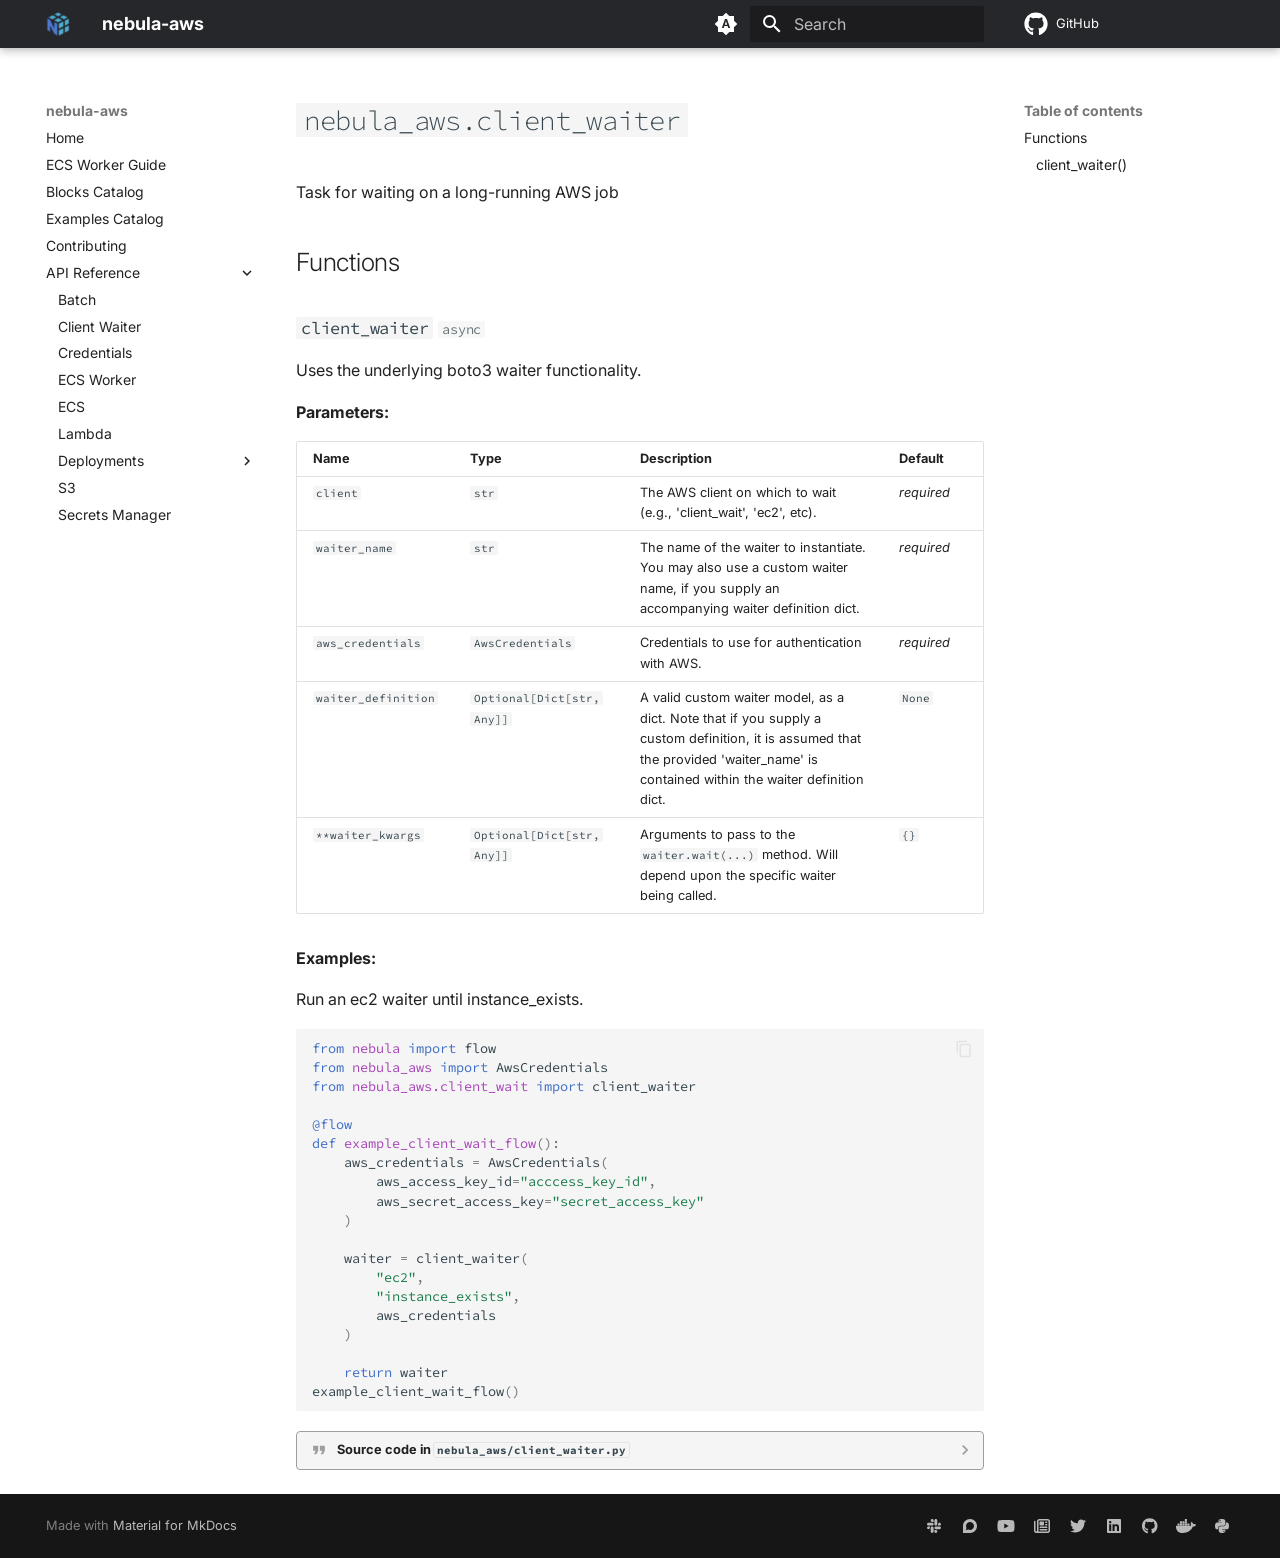
<file: client_waiter/index.html>
<!doctype html>
<html lang="en" class="no-js">
  <head>
    
      <meta charset="utf-8">
      <meta name="viewport" content="width=device-width,initial-scale=1">
      
        <meta name="description" content="Task for waiting on a long-running AWS job">
      
      
      
        <link rel="canonical" href="https://kozmoai.github.io/nebula-aws/client_waiter/">
      
      
        <link rel="prev" href="../batch/">
      
      
        <link rel="next" href="../credentials/">
      
      
      <link rel="icon" href="../img/favicon.ico">
      <meta name="generator" content="mkdocs-1.5.3, mkdocs-material-9.5.15">
    
    
      
        <title>Client Waiter - nebula-aws</title>
      
    
    
      <link rel="stylesheet" href="../assets/stylesheets/main.7e359304.min.css">
      
        
        <link rel="stylesheet" href="../assets/stylesheets/palette.06af60db.min.css">
      
      


    
    
      
    
    
      
        
        
        <link rel="preconnect" href="https://fonts.gstatic.com" crossorigin>
        <link rel="stylesheet" href="https://fonts.googleapis.com/css?family=Inter:300,300i,400,400i,700,700i%7CSource+Code+Pro:400,400i,700,700i&display=fallback">
        <style>:root{--md-text-font:"Inter";--md-code-font:"Source Code Pro"}</style>
      
    
    
      <link rel="stylesheet" href="../assets/_mkdocstrings.css">
    
      <link rel="stylesheet" href="../stylesheets/extra.css">
    
    <script>__md_scope=new URL("..",location),__md_hash=e=>[...e].reduce((e,_)=>(e<<5)-e+_.charCodeAt(0),0),__md_get=(e,_=localStorage,t=__md_scope)=>JSON.parse(_.getItem(t.pathname+"."+e)),__md_set=(e,_,t=localStorage,a=__md_scope)=>{try{t.setItem(a.pathname+"."+e,JSON.stringify(_))}catch(e){}}</script>
    
      
  


  <!-- Google tag (gtag.js) -->
<script async src="https://www.googletagmanager.com/gtag/js?id=G-8CSMBCQDKN"></script>
<script>
    window.dataLayer = window.dataLayer || [];
    function gtag(){dataLayer.push(arguments);}
    gtag('js', new Date());

    gtag('config', 'G-8CSMBCQDKN');
</script>
<!-- Segment analytics -->
<script>
    !function(){var analytics=window.analytics=window.analytics||[];if(!analytics.initialize)if(analytics.invoked)window.console&&console.error&&console.error("Segment snippet included twice.");else{analytics.invoked=!0;analytics.methods=["trackSubmit","trackClick","trackLink","trackForm","pageview","identify","reset","group","track","ready","alias","debug","page","once","off","on","addSourceMiddleware","addIntegrationMiddleware","setAnonymousId","addDestinationMiddleware"];analytics.factory=function(e){return function(){var t=Array.prototype.slice.call(arguments);t.unshift(e);analytics.push(t);return analytics}};for(var e=0;e<analytics.methods.length;e++){var key=analytics.methods[e];analytics[key]=analytics.factory(key)}analytics.load=function(key,e){var t=document.createElement("script");t.type="text/javascript";t.async=!0;t.src="https://cdn.segment.com/analytics.js/v1/" + key + "/analytics.min.js";var n=document.getElementsByTagName("script")[0];n.parentNode.insertBefore(t,n);analytics._loadOptions=e};analytics._writeKey="xDLAoTXsNYpC4Y6JucKnJ8W1MYBuyAbD";;analytics.SNIPPET_VERSION="4.15.3";
    analytics.load("xDLAoTXsNYpC4Y6JucKnJ8W1MYBuyAbD");
    analytics.page();
    }}();
</script>
  
    <script>"undefined"!=typeof __md_analytics&&__md_analytics()</script>
  

    
    
    
  </head>
  
  
    
    
      
    
    
    
    
    <body dir="ltr" data-md-color-scheme="default" data-md-color-primary="indigo" data-md-color-accent="indigo">
  
    
    <input class="md-toggle" data-md-toggle="drawer" type="checkbox" id="__drawer" autocomplete="off">
    <input class="md-toggle" data-md-toggle="search" type="checkbox" id="__search" autocomplete="off">
    <label class="md-overlay" for="__drawer"></label>
    <div data-md-component="skip">
      
        
        <a href="#nebula_aws.client_waiter" class="md-skip">
          Skip to content
        </a>
      
    </div>
    <div data-md-component="announce">
      
    </div>
    
    
      

  

<header class="md-header md-header--shadow" data-md-component="header">
  <nav class="md-header__inner md-grid" aria-label="Header">
    <a href=".." title="nebula-aws" class="md-header__button md-logo" aria-label="nebula-aws" data-md-component="logo">
      
  <img src="../img/nebula-logo-mark.png" alt="logo">

    </a>
    <label class="md-header__button md-icon" for="__drawer">
      
      <svg xmlns="http://www.w3.org/2000/svg" viewBox="0 0 24 24"><path d="M3 6h18v2H3V6m0 5h18v2H3v-2m0 5h18v2H3v-2Z"/></svg>
    </label>
    <div class="md-header__title" data-md-component="header-title">
      <div class="md-header__ellipsis">
        <div class="md-header__topic">
          <span class="md-ellipsis">
            nebula-aws
          </span>
        </div>
        <div class="md-header__topic" data-md-component="header-topic">
          <span class="md-ellipsis">
            
              Client Waiter
            
          </span>
        </div>
      </div>
    </div>
    
      
        <form class="md-header__option" data-md-component="palette">
  
    
    
    
    <input class="md-option" data-md-color-media="(prefers-color-scheme)" data-md-color-scheme="default" data-md-color-primary="indigo" data-md-color-accent="indigo"  aria-label="Switch to light mode"  type="radio" name="__palette" id="__palette_0">
    
      <label class="md-header__button md-icon" title="Switch to light mode" for="__palette_1" hidden>
        <svg xmlns="http://www.w3.org/2000/svg" viewBox="0 0 24 24"><path d="m14.3 16-.7-2h-3.2l-.7 2H7.8L11 7h2l3.2 9h-1.9M20 8.69V4h-4.69L12 .69 8.69 4H4v4.69L.69 12 4 15.31V20h4.69L12 23.31 15.31 20H20v-4.69L23.31 12 20 8.69m-9.15 3.96h2.3L12 9l-1.15 3.65Z"/></svg>
      </label>
    
  
    
    
    
    <input class="md-option" data-md-color-media="(prefers-color-scheme: light)" data-md-color-scheme="default" data-md-color-primary="blue" data-md-color-accent="blue"  aria-label="Switch to dark mode"  type="radio" name="__palette" id="__palette_1">
    
      <label class="md-header__button md-icon" title="Switch to dark mode" for="__palette_2" hidden>
        <svg xmlns="http://www.w3.org/2000/svg" viewBox="0 0 24 24"><path d="M12 7a5 5 0 0 1 5 5 5 5 0 0 1-5 5 5 5 0 0 1-5-5 5 5 0 0 1 5-5m0 2a3 3 0 0 0-3 3 3 3 0 0 0 3 3 3 3 0 0 0 3-3 3 3 0 0 0-3-3m0-7 2.39 3.42C13.65 5.15 12.84 5 12 5c-.84 0-1.65.15-2.39.42L12 2M3.34 7l4.16-.35A7.2 7.2 0 0 0 5.94 8.5c-.44.74-.69 1.5-.83 2.29L3.34 7m.02 10 1.76-3.77a7.131 7.131 0 0 0 2.38 4.14L3.36 17M20.65 7l-1.77 3.79a7.023 7.023 0 0 0-2.38-4.15l4.15.36m-.01 10-4.14.36c.59-.51 1.12-1.14 1.54-1.86.42-.73.69-1.5.83-2.29L20.64 17M12 22l-2.41-3.44c.74.27 1.55.44 2.41.44.82 0 1.63-.17 2.37-.44L12 22Z"/></svg>
      </label>
    
  
    
    
    
    <input class="md-option" data-md-color-media="(prefers-color-scheme: dark)" data-md-color-scheme="slate" data-md-color-primary="blue" data-md-color-accent="blue"  aria-label="Switch to light mode"  type="radio" name="__palette" id="__palette_2">
    
      <label class="md-header__button md-icon" title="Switch to light mode" for="__palette_0" hidden>
        <svg xmlns="http://www.w3.org/2000/svg" viewBox="0 0 24 24"><path d="m17.75 4.09-2.53 1.94.91 3.06-2.63-1.81-2.63 1.81.91-3.06-2.53-1.94L12.44 4l1.06-3 1.06 3 3.19.09m3.5 6.91-1.64 1.25.59 1.98-1.7-1.17-1.7 1.17.59-1.98L15.75 11l2.06-.05L18.5 9l.69 1.95 2.06.05m-2.28 4.95c.83-.08 1.72 1.1 1.19 1.85-.32.45-.66.87-1.08 1.27C15.17 23 8.84 23 4.94 19.07c-3.91-3.9-3.91-10.24 0-14.14.4-.4.82-.76 1.27-1.08.75-.53 1.93.36 1.85 1.19-.27 2.86.69 5.83 2.89 8.02a9.96 9.96 0 0 0 8.02 2.89m-1.64 2.02a12.08 12.08 0 0 1-7.8-3.47c-2.17-2.19-3.33-5-3.49-7.82-2.81 3.14-2.7 7.96.31 10.98 3.02 3.01 7.84 3.12 10.98.31Z"/></svg>
      </label>
    
  
</form>
      
    
    
      <script>var media,input,key,value,palette=__md_get("__palette");if(palette&&palette.color){"(prefers-color-scheme)"===palette.color.media&&(media=matchMedia("(prefers-color-scheme: light)"),input=document.querySelector(media.matches?"[data-md-color-media='(prefers-color-scheme: light)']":"[data-md-color-media='(prefers-color-scheme: dark)']"),palette.color.media=input.getAttribute("data-md-color-media"),palette.color.scheme=input.getAttribute("data-md-color-scheme"),palette.color.primary=input.getAttribute("data-md-color-primary"),palette.color.accent=input.getAttribute("data-md-color-accent"));for([key,value]of Object.entries(palette.color))document.body.setAttribute("data-md-color-"+key,value)}</script>
    
    
    
      <label class="md-header__button md-icon" for="__search">
        
        <svg xmlns="http://www.w3.org/2000/svg" viewBox="0 0 24 24"><path d="M9.5 3A6.5 6.5 0 0 1 16 9.5c0 1.61-.59 3.09-1.56 4.23l.27.27h.79l5 5-1.5 1.5-5-5v-.79l-.27-.27A6.516 6.516 0 0 1 9.5 16 6.5 6.5 0 0 1 3 9.5 6.5 6.5 0 0 1 9.5 3m0 2C7 5 5 7 5 9.5S7 14 9.5 14 14 12 14 9.5 12 5 9.5 5Z"/></svg>
      </label>
      <div class="md-search" data-md-component="search" role="dialog">
  <label class="md-search__overlay" for="__search"></label>
  <div class="md-search__inner" role="search">
    <form class="md-search__form" name="search">
      <input type="text" class="md-search__input" name="query" aria-label="Search" placeholder="Search" autocapitalize="off" autocorrect="off" autocomplete="off" spellcheck="false" data-md-component="search-query" required>
      <label class="md-search__icon md-icon" for="__search">
        
        <svg xmlns="http://www.w3.org/2000/svg" viewBox="0 0 24 24"><path d="M9.5 3A6.5 6.5 0 0 1 16 9.5c0 1.61-.59 3.09-1.56 4.23l.27.27h.79l5 5-1.5 1.5-5-5v-.79l-.27-.27A6.516 6.516 0 0 1 9.5 16 6.5 6.5 0 0 1 3 9.5 6.5 6.5 0 0 1 9.5 3m0 2C7 5 5 7 5 9.5S7 14 9.5 14 14 12 14 9.5 12 5 9.5 5Z"/></svg>
        
        <svg xmlns="http://www.w3.org/2000/svg" viewBox="0 0 24 24"><path d="M20 11v2H8l5.5 5.5-1.42 1.42L4.16 12l7.92-7.92L13.5 5.5 8 11h12Z"/></svg>
      </label>
      <nav class="md-search__options" aria-label="Search">
        
        <button type="reset" class="md-search__icon md-icon" title="Clear" aria-label="Clear" tabindex="-1">
          
          <svg xmlns="http://www.w3.org/2000/svg" viewBox="0 0 24 24"><path d="M19 6.41 17.59 5 12 10.59 6.41 5 5 6.41 10.59 12 5 17.59 6.41 19 12 13.41 17.59 19 19 17.59 13.41 12 19 6.41Z"/></svg>
        </button>
      </nav>
      
    </form>
    <div class="md-search__output">
      <div class="md-search__scrollwrap" data-md-scrollfix>
        <div class="md-search-result" data-md-component="search-result">
          <div class="md-search-result__meta">
            Initializing search
          </div>
          <ol class="md-search-result__list" role="presentation"></ol>
        </div>
      </div>
    </div>
  </div>
</div>
    
    
      <div class="md-header__source">
        <a href="https://github.com/kozmoai/nebula-aws" title="Go to repository" class="md-source" data-md-component="source">
  <div class="md-source__icon md-icon">
    
    <svg xmlns="http://www.w3.org/2000/svg" viewBox="0 0 496 512"><!--! Font Awesome Free 6.5.1 by @fontawesome - https://fontawesome.com License - https://fontawesome.com/license/free (Icons: CC BY 4.0, Fonts: SIL OFL 1.1, Code: MIT License) Copyright 2023 Fonticons, Inc.--><path d="M165.9 397.4c0 2-2.3 3.6-5.2 3.6-3.3.3-5.6-1.3-5.6-3.6 0-2 2.3-3.6 5.2-3.6 3-.3 5.6 1.3 5.6 3.6zm-31.1-4.5c-.7 2 1.3 4.3 4.3 4.9 2.6 1 5.6 0 6.2-2s-1.3-4.3-4.3-5.2c-2.6-.7-5.5.3-6.2 2.3zm44.2-1.7c-2.9.7-4.9 2.6-4.6 4.9.3 2 2.9 3.3 5.9 2.6 2.9-.7 4.9-2.6 4.6-4.6-.3-1.9-3-3.2-5.9-2.9zM244.8 8C106.1 8 0 113.3 0 252c0 110.9 69.8 205.8 169.5 239.2 12.8 2.3 17.3-5.6 17.3-12.1 0-6.2-.3-40.4-.3-61.4 0 0-70 15-84.7-29.8 0 0-11.4-29.1-27.8-36.6 0 0-22.9-15.7 1.6-15.4 0 0 24.9 2 38.6 25.8 21.9 38.6 58.6 27.5 72.9 20.9 2.3-16 8.8-27.1 16-33.7-55.9-6.2-112.3-14.3-112.3-110.5 0-27.5 7.6-41.3 23.6-58.9-2.6-6.5-11.1-33.3 2.6-67.9 20.9-6.5 69 27 69 27 20-5.6 41.5-8.5 62.8-8.5s42.8 2.9 62.8 8.5c0 0 48.1-33.6 69-27 13.7 34.7 5.2 61.4 2.6 67.9 16 17.7 25.8 31.5 25.8 58.9 0 96.5-58.9 104.2-114.8 110.5 9.2 7.9 17 22.9 17 46.4 0 33.7-.3 75.4-.3 83.6 0 6.5 4.6 14.4 17.3 12.1C428.2 457.8 496 362.9 496 252 496 113.3 383.5 8 244.8 8zM97.2 352.9c-1.3 1-1 3.3.7 5.2 1.6 1.6 3.9 2.3 5.2 1 1.3-1 1-3.3-.7-5.2-1.6-1.6-3.9-2.3-5.2-1zm-10.8-8.1c-.7 1.3.3 2.9 2.3 3.9 1.6 1 3.6.7 4.3-.7.7-1.3-.3-2.9-2.3-3.9-2-.6-3.6-.3-4.3.7zm32.4 35.6c-1.6 1.3-1 4.3 1.3 6.2 2.3 2.3 5.2 2.6 6.5 1 1.3-1.3.7-4.3-1.3-6.2-2.2-2.3-5.2-2.6-6.5-1zm-11.4-14.7c-1.6 1-1.6 3.6 0 5.9 1.6 2.3 4.3 3.3 5.6 2.3 1.6-1.3 1.6-3.9 0-6.2-1.4-2.3-4-3.3-5.6-2z"/></svg>
  </div>
  <div class="md-source__repository">
    GitHub
  </div>
</a>
      </div>
    
  </nav>
  
</header>
    
    <div class="md-container" data-md-component="container">
      
      
        
          
        
      
      <main class="md-main" data-md-component="main">
        <div class="md-main__inner md-grid">
          
            
              
              <div class="md-sidebar md-sidebar--primary" data-md-component="sidebar" data-md-type="navigation" >
                <div class="md-sidebar__scrollwrap">
                  <div class="md-sidebar__inner">
                    



<nav class="md-nav md-nav--primary" aria-label="Navigation" data-md-level="0">
  <label class="md-nav__title" for="__drawer">
    <a href=".." title="nebula-aws" class="md-nav__button md-logo" aria-label="nebula-aws" data-md-component="logo">
      
  <img src="../img/nebula-logo-mark.png" alt="logo">

    </a>
    nebula-aws
  </label>
  
    <div class="md-nav__source">
      <a href="https://github.com/kozmoai/nebula-aws" title="Go to repository" class="md-source" data-md-component="source">
  <div class="md-source__icon md-icon">
    
    <svg xmlns="http://www.w3.org/2000/svg" viewBox="0 0 496 512"><!--! Font Awesome Free 6.5.1 by @fontawesome - https://fontawesome.com License - https://fontawesome.com/license/free (Icons: CC BY 4.0, Fonts: SIL OFL 1.1, Code: MIT License) Copyright 2023 Fonticons, Inc.--><path d="M165.9 397.4c0 2-2.3 3.6-5.2 3.6-3.3.3-5.6-1.3-5.6-3.6 0-2 2.3-3.6 5.2-3.6 3-.3 5.6 1.3 5.6 3.6zm-31.1-4.5c-.7 2 1.3 4.3 4.3 4.9 2.6 1 5.6 0 6.2-2s-1.3-4.3-4.3-5.2c-2.6-.7-5.5.3-6.2 2.3zm44.2-1.7c-2.9.7-4.9 2.6-4.6 4.9.3 2 2.9 3.3 5.9 2.6 2.9-.7 4.9-2.6 4.6-4.6-.3-1.9-3-3.2-5.9-2.9zM244.8 8C106.1 8 0 113.3 0 252c0 110.9 69.8 205.8 169.5 239.2 12.8 2.3 17.3-5.6 17.3-12.1 0-6.2-.3-40.4-.3-61.4 0 0-70 15-84.7-29.8 0 0-11.4-29.1-27.8-36.6 0 0-22.9-15.7 1.6-15.4 0 0 24.9 2 38.6 25.8 21.9 38.6 58.6 27.5 72.9 20.9 2.3-16 8.8-27.1 16-33.7-55.9-6.2-112.3-14.3-112.3-110.5 0-27.5 7.6-41.3 23.6-58.9-2.6-6.5-11.1-33.3 2.6-67.9 20.9-6.5 69 27 69 27 20-5.6 41.5-8.5 62.8-8.5s42.8 2.9 62.8 8.5c0 0 48.1-33.6 69-27 13.7 34.7 5.2 61.4 2.6 67.9 16 17.7 25.8 31.5 25.8 58.9 0 96.5-58.9 104.2-114.8 110.5 9.2 7.9 17 22.9 17 46.4 0 33.7-.3 75.4-.3 83.6 0 6.5 4.6 14.4 17.3 12.1C428.2 457.8 496 362.9 496 252 496 113.3 383.5 8 244.8 8zM97.2 352.9c-1.3 1-1 3.3.7 5.2 1.6 1.6 3.9 2.3 5.2 1 1.3-1 1-3.3-.7-5.2-1.6-1.6-3.9-2.3-5.2-1zm-10.8-8.1c-.7 1.3.3 2.9 2.3 3.9 1.6 1 3.6.7 4.3-.7.7-1.3-.3-2.9-2.3-3.9-2-.6-3.6-.3-4.3.7zm32.4 35.6c-1.6 1.3-1 4.3 1.3 6.2 2.3 2.3 5.2 2.6 6.5 1 1.3-1.3.7-4.3-1.3-6.2-2.2-2.3-5.2-2.6-6.5-1zm-11.4-14.7c-1.6 1-1.6 3.6 0 5.9 1.6 2.3 4.3 3.3 5.6 2.3 1.6-1.3 1.6-3.9 0-6.2-1.4-2.3-4-3.3-5.6-2z"/></svg>
  </div>
  <div class="md-source__repository">
    GitHub
  </div>
</a>
    </div>
  
  <ul class="md-nav__list" data-md-scrollfix>
    
      
      
  
  
  
  
    <li class="md-nav__item">
      <a href=".." class="md-nav__link">
        
  
  <span class="md-ellipsis">
    Home
  </span>
  

      </a>
    </li>
  

    
      
      
  
  
  
  
    <li class="md-nav__item">
      <a href="../ecs_guide/" class="md-nav__link">
        
  
  <span class="md-ellipsis">
    ECS Worker Guide
  </span>
  

      </a>
    </li>
  

    
      
      
  
  
  
  
    <li class="md-nav__item">
      <a href="../blocks_catalog/" class="md-nav__link">
        
  
  <span class="md-ellipsis">
    Blocks Catalog
  </span>
  

      </a>
    </li>
  

    
      
      
  
  
  
  
    <li class="md-nav__item">
      <a href="../examples_catalog/" class="md-nav__link">
        
  
  <span class="md-ellipsis">
    Examples Catalog
  </span>
  

      </a>
    </li>
  

    
      
      
  
  
  
  
    <li class="md-nav__item">
      <a href="../contributing/" class="md-nav__link">
        
  
  <span class="md-ellipsis">
    Contributing
  </span>
  

      </a>
    </li>
  

    
      
      
  
  
    
  
  
  
    
    
    
    
    <li class="md-nav__item md-nav__item--active md-nav__item--nested">
      
        
        
        <input class="md-nav__toggle md-toggle " type="checkbox" id="__nav_6" checked>
        
          
          <label class="md-nav__link" for="__nav_6" id="__nav_6_label" tabindex="0">
            
  
  <span class="md-ellipsis">
    API Reference
  </span>
  

            <span class="md-nav__icon md-icon"></span>
          </label>
        
        <nav class="md-nav" data-md-level="1" aria-labelledby="__nav_6_label" aria-expanded="true">
          <label class="md-nav__title" for="__nav_6">
            <span class="md-nav__icon md-icon"></span>
            API Reference
          </label>
          <ul class="md-nav__list" data-md-scrollfix>
            
              
                
  
  
  
  
    <li class="md-nav__item">
      <a href="../batch/" class="md-nav__link">
        
  
  <span class="md-ellipsis">
    Batch
  </span>
  

      </a>
    </li>
  

              
            
              
                
  
  
    
  
  
  
    <li class="md-nav__item md-nav__item--active">
      
      <input class="md-nav__toggle md-toggle" type="checkbox" id="__toc">
      
      
        
      
      
        <label class="md-nav__link md-nav__link--active" for="__toc">
          
  
  <span class="md-ellipsis">
    Client Waiter
  </span>
  

          <span class="md-nav__icon md-icon"></span>
        </label>
      
      <a href="./" class="md-nav__link md-nav__link--active">
        
  
  <span class="md-ellipsis">
    Client Waiter
  </span>
  

      </a>
      
        

<nav class="md-nav md-nav--secondary" aria-label="Table of contents">
  
  
  
    
  
  
    <label class="md-nav__title" for="__toc">
      <span class="md-nav__icon md-icon"></span>
      Table of contents
    </label>
    <ul class="md-nav__list" data-md-component="toc" data-md-scrollfix>
      
        <li class="md-nav__item">
  <a href="#nebula_aws.client_waiter-functions" class="md-nav__link">
    <span class="md-ellipsis">
      Functions
    </span>
  </a>
  
    <nav class="md-nav" aria-label="Functions">
      <ul class="md-nav__list">
        
          <li class="md-nav__item">
  <a href="#nebula_aws.client_waiter.client_waiter" class="md-nav__link">
    <span class="md-ellipsis">
      client_waiter()
    </span>
  </a>
  
</li>
        
      </ul>
    </nav>
  
</li>
      
    </ul>
  
</nav>
      
    </li>
  

              
            
              
                
  
  
  
  
    <li class="md-nav__item">
      <a href="../credentials/" class="md-nav__link">
        
  
  <span class="md-ellipsis">
    Credentials
  </span>
  

      </a>
    </li>
  

              
            
              
                
  
  
  
  
    <li class="md-nav__item">
      <a href="../ecs_worker/" class="md-nav__link">
        
  
  <span class="md-ellipsis">
    ECS Worker
  </span>
  

      </a>
    </li>
  

              
            
              
                
  
  
  
  
    <li class="md-nav__item">
      <a href="../ecs/" class="md-nav__link">
        
  
  <span class="md-ellipsis">
    ECS
  </span>
  

      </a>
    </li>
  

              
            
              
                
  
  
  
  
    <li class="md-nav__item">
      <a href="../lambda_function/" class="md-nav__link">
        
  
  <span class="md-ellipsis">
    Lambda
  </span>
  

      </a>
    </li>
  

              
            
              
                
  
  
  
  
    
    
    
    
    <li class="md-nav__item md-nav__item--nested">
      
        
        
        <input class="md-nav__toggle md-toggle " type="checkbox" id="__nav_6_7" >
        
          
          <label class="md-nav__link" for="__nav_6_7" id="__nav_6_7_label" tabindex="0">
            
  
  <span class="md-ellipsis">
    Deployments
  </span>
  

            <span class="md-nav__icon md-icon"></span>
          </label>
        
        <nav class="md-nav" data-md-level="2" aria-labelledby="__nav_6_7_label" aria-expanded="false">
          <label class="md-nav__title" for="__nav_6_7">
            <span class="md-nav__icon md-icon"></span>
            Deployments
          </label>
          <ul class="md-nav__list" data-md-scrollfix>
            
              
                
  
  
  
  
    <li class="md-nav__item">
      <a href="../deployments/steps/" class="md-nav__link">
        
  
  <span class="md-ellipsis">
    Steps
  </span>
  

      </a>
    </li>
  

              
            
          </ul>
        </nav>
      
    </li>
  

              
            
              
                
  
  
  
  
    <li class="md-nav__item">
      <a href="../s3/" class="md-nav__link">
        
  
  <span class="md-ellipsis">
    S3
  </span>
  

      </a>
    </li>
  

              
            
              
                
  
  
  
  
    <li class="md-nav__item">
      <a href="../secrets_manager/" class="md-nav__link">
        
  
  <span class="md-ellipsis">
    Secrets Manager
  </span>
  

      </a>
    </li>
  

              
            
          </ul>
        </nav>
      
    </li>
  

    
  </ul>
</nav>
                  </div>
                </div>
              </div>
            
            
              
              <div class="md-sidebar md-sidebar--secondary" data-md-component="sidebar" data-md-type="toc" >
                <div class="md-sidebar__scrollwrap">
                  <div class="md-sidebar__inner">
                    

<nav class="md-nav md-nav--secondary" aria-label="Table of contents">
  
  
  
    
  
  
    <label class="md-nav__title" for="__toc">
      <span class="md-nav__icon md-icon"></span>
      Table of contents
    </label>
    <ul class="md-nav__list" data-md-component="toc" data-md-scrollfix>
      
        <li class="md-nav__item">
  <a href="#nebula_aws.client_waiter-functions" class="md-nav__link">
    <span class="md-ellipsis">
      Functions
    </span>
  </a>
  
    <nav class="md-nav" aria-label="Functions">
      <ul class="md-nav__list">
        
          <li class="md-nav__item">
  <a href="#nebula_aws.client_waiter.client_waiter" class="md-nav__link">
    <span class="md-ellipsis">
      client_waiter()
    </span>
  </a>
  
</li>
        
      </ul>
    </nav>
  
</li>
      
    </ul>
  
</nav>
                  </div>
                </div>
              </div>
            
          
          
            <div class="md-content" data-md-component="content">
              <article class="md-content__inner md-typeset">
                
                  

  
  


<div class="doc doc-object doc-module">



<h1 id="nebula_aws.client_waiter" class="doc doc-heading">
        <code>nebula_aws.client_waiter</code>



</h1>

    <div class="doc doc-contents first">

      <p>Task for waiting on a long-running AWS job</p>



  <div class="doc doc-children">






<h2 id="nebula_aws.client_waiter-functions">Functions</h2>

  <div class="doc doc-object doc-function">



<h3 id="nebula_aws.client_waiter.client_waiter" class="doc doc-heading">
<code class="highlight language-python"><span class="n">client_waiter</span></code>

  <span class="doc doc-properties">
      <small class="doc doc-property doc-property-async"><code>async</code></small>
  </span>

</h3>

    <div class="doc doc-contents ">

      <p>Uses the underlying boto3 waiter functionality.</p>

<p><strong>Parameters:</strong></p>
<table>
  <thead>
    <tr>
      <th>Name</th>
      <th>Type</th>
      <th>Description</th>
      <th>Default</th>
    </tr>
  </thead>
  <tbody>
      <tr>
        <td><code>client</code></td>
        <td><code>str</code></td>
        <td><p>The AWS client on which to wait (e.g., 'client_wait', 'ec2', etc).</p></td>
        <td><em>required</em></td>
      </tr>
      <tr>
        <td><code>waiter_name</code></td>
        <td><code>str</code></td>
        <td><p>The name of the waiter to instantiate.
You may also use a custom waiter name, if you supply
an accompanying waiter definition dict.</p></td>
        <td><em>required</em></td>
      </tr>
      <tr>
        <td><code>aws_credentials</code></td>
        <td><code>AwsCredentials</code></td>
        <td><p>Credentials to use for authentication with AWS.</p></td>
        <td><em>required</em></td>
      </tr>
      <tr>
        <td><code>waiter_definition</code></td>
        <td><code>Optional[Dict[str, Any]]</code></td>
        <td><p>A valid custom waiter model, as a dict. Note that if
you supply a custom definition, it is assumed that the provided
'waiter_name' is contained within the waiter definition dict.</p></td>
        <td><code>None</code></td>
      </tr>
      <tr>
        <td><code>**waiter_kwargs</code></td>
        <td><code>Optional[Dict[str, Any]]</code></td>
        <td><p>Arguments to pass to the <code>waiter.wait(...)</code> method. Will
depend upon the specific waiter being called.</p></td>
        <td><code>{}</code></td>
      </tr>
  </tbody>
</table>
<p><strong>Examples:</strong></p>
    <p>Run an ec2 waiter until instance_exists.
<div class="highlight"><pre><span></span><code><span class="kn">from</span> <span class="nn">nebula</span> <span class="kn">import</span> <span class="n">flow</span>
<span class="kn">from</span> <span class="nn">nebula_aws</span> <span class="kn">import</span> <span class="n">AwsCredentials</span>
<span class="kn">from</span> <span class="nn">nebula_aws.client_wait</span> <span class="kn">import</span> <span class="n">client_waiter</span>

<span class="nd">@flow</span>
<span class="k">def</span> <span class="nf">example_client_wait_flow</span><span class="p">():</span>
    <span class="n">aws_credentials</span> <span class="o">=</span> <span class="n">AwsCredentials</span><span class="p">(</span>
        <span class="n">aws_access_key_id</span><span class="o">=</span><span class="s2">&quot;acccess_key_id&quot;</span><span class="p">,</span>
        <span class="n">aws_secret_access_key</span><span class="o">=</span><span class="s2">&quot;secret_access_key&quot;</span>
    <span class="p">)</span>

    <span class="n">waiter</span> <span class="o">=</span> <span class="n">client_waiter</span><span class="p">(</span>
        <span class="s2">&quot;ec2&quot;</span><span class="p">,</span>
        <span class="s2">&quot;instance_exists&quot;</span><span class="p">,</span>
        <span class="n">aws_credentials</span>
    <span class="p">)</span>

    <span class="k">return</span> <span class="n">waiter</span>
<span class="n">example_client_wait_flow</span><span class="p">()</span>
</code></pre></div></p>

        <details class="quote">
          <summary>Source code in <code>nebula_aws/client_waiter.py</code></summary>
          <div class="highlight"><pre><span></span><code><span class="nd">@task</span>
<span class="k">async</span> <span class="k">def</span> <span class="nf">client_waiter</span><span class="p">(</span>
    <span class="n">client</span><span class="p">:</span> <span class="nb">str</span><span class="p">,</span>
    <span class="n">waiter_name</span><span class="p">:</span> <span class="nb">str</span><span class="p">,</span>
    <span class="n">aws_credentials</span><span class="p">:</span> <span class="n">AwsCredentials</span><span class="p">,</span>
    <span class="n">waiter_definition</span><span class="p">:</span> <span class="n">Optional</span><span class="p">[</span><span class="n">Dict</span><span class="p">[</span><span class="nb">str</span><span class="p">,</span> <span class="n">Any</span><span class="p">]]</span> <span class="o">=</span> <span class="kc">None</span><span class="p">,</span>
    <span class="o">**</span><span class="n">waiter_kwargs</span><span class="p">:</span> <span class="n">Optional</span><span class="p">[</span><span class="n">Dict</span><span class="p">[</span><span class="nb">str</span><span class="p">,</span> <span class="n">Any</span><span class="p">]],</span>
<span class="p">):</span>
<span class="w">    </span><span class="sd">&quot;&quot;&quot;</span>
<span class="sd">    Uses the underlying boto3 waiter functionality.</span>

<span class="sd">    Args:</span>
<span class="sd">        client: The AWS client on which to wait (e.g., &#39;client_wait&#39;, &#39;ec2&#39;, etc).</span>
<span class="sd">        waiter_name: The name of the waiter to instantiate.</span>
<span class="sd">            You may also use a custom waiter name, if you supply</span>
<span class="sd">            an accompanying waiter definition dict.</span>
<span class="sd">        aws_credentials: Credentials to use for authentication with AWS.</span>
<span class="sd">        waiter_definition: A valid custom waiter model, as a dict. Note that if</span>
<span class="sd">            you supply a custom definition, it is assumed that the provided</span>
<span class="sd">            &#39;waiter_name&#39; is contained within the waiter definition dict.</span>
<span class="sd">        **waiter_kwargs: Arguments to pass to the `waiter.wait(...)` method. Will</span>
<span class="sd">            depend upon the specific waiter being called.</span>

<span class="sd">    Example:</span>
<span class="sd">        Run an ec2 waiter until instance_exists.</span>
<span class="sd">        ```python</span>
<span class="sd">        from nebula import flow</span>
<span class="sd">        from nebula_aws import AwsCredentials</span>
<span class="sd">        from nebula_aws.client_wait import client_waiter</span>

<span class="sd">        @flow</span>
<span class="sd">        def example_client_wait_flow():</span>
<span class="sd">            aws_credentials = AwsCredentials(</span>
<span class="sd">                aws_access_key_id=&quot;acccess_key_id&quot;,</span>
<span class="sd">                aws_secret_access_key=&quot;secret_access_key&quot;</span>
<span class="sd">            )</span>

<span class="sd">            waiter = client_waiter(</span>
<span class="sd">                &quot;ec2&quot;,</span>
<span class="sd">                &quot;instance_exists&quot;,</span>
<span class="sd">                aws_credentials</span>
<span class="sd">            )</span>

<span class="sd">            return waiter</span>
<span class="sd">        example_client_wait_flow()</span>
<span class="sd">        ```</span>
<span class="sd">    &quot;&quot;&quot;</span>
    <span class="n">logger</span> <span class="o">=</span> <span class="n">get_run_logger</span><span class="p">()</span>
    <span class="n">logger</span><span class="o">.</span><span class="n">info</span><span class="p">(</span><span class="s2">&quot;Waiting on </span><span class="si">%s</span><span class="s2"> job&quot;</span><span class="p">,</span> <span class="n">client</span><span class="p">)</span>

    <span class="n">boto_client</span> <span class="o">=</span> <span class="n">aws_credentials</span><span class="o">.</span><span class="n">get_boto3_session</span><span class="p">()</span><span class="o">.</span><span class="n">client</span><span class="p">(</span><span class="n">client</span><span class="p">)</span>

    <span class="k">if</span> <span class="n">waiter_definition</span> <span class="ow">is</span> <span class="ow">not</span> <span class="kc">None</span><span class="p">:</span>
        <span class="c1"># Use user-provided waiter definition</span>
        <span class="n">waiter_model</span> <span class="o">=</span> <span class="n">WaiterModel</span><span class="p">(</span><span class="n">waiter_definition</span><span class="p">)</span>
        <span class="n">waiter</span> <span class="o">=</span> <span class="n">create_waiter_with_client</span><span class="p">(</span><span class="n">waiter_name</span><span class="p">,</span> <span class="n">waiter_model</span><span class="p">,</span> <span class="n">boto_client</span><span class="p">)</span>
    <span class="k">elif</span> <span class="n">waiter_name</span> <span class="ow">in</span> <span class="n">boto_client</span><span class="o">.</span><span class="n">waiter_names</span><span class="p">:</span>
        <span class="n">waiter</span> <span class="o">=</span> <span class="n">boto_client</span><span class="o">.</span><span class="n">get_waiter</span><span class="p">(</span><span class="n">waiter_name</span><span class="p">)</span>
    <span class="k">else</span><span class="p">:</span>
        <span class="k">raise</span> <span class="ne">ValueError</span><span class="p">(</span>
            <span class="sa">f</span><span class="s2">&quot;The waiter name, </span><span class="si">{</span><span class="n">waiter_name</span><span class="si">}</span><span class="s2">, is not a valid boto waiter; &quot;</span>
            <span class="s2">&quot;if using a custom waiter, you must provide a waiter definition&quot;</span>
        <span class="p">)</span>

    <span class="k">await</span> <span class="n">run_sync_in_worker_thread</span><span class="p">(</span><span class="n">waiter</span><span class="o">.</span><span class="n">wait</span><span class="p">,</span> <span class="o">**</span><span class="n">waiter_kwargs</span><span class="p">)</span>
</code></pre></div>
        </details>
    </div>

  </div>






  </div>

    </div>

  </div>







  
  



  




                
              </article>
            </div>
          
          
<script>var target=document.getElementById(location.hash.slice(1));target&&target.name&&(target.checked=target.name.startsWith("__tabbed_"))</script>
        </div>
        
      </main>
      
        <footer class="md-footer">
  
  <div class="md-footer-meta md-typeset">
    <div class="md-footer-meta__inner md-grid">
      <div class="md-copyright">
  
  
    Made with
    <a href="https://squidfunk.github.io/mkdocs-material/" target="_blank" rel="noopener">
      Material for MkDocs
    </a>
  
</div>
      
        <div class="md-social">
  
    
    
    
    
      
      
    
    <a href="https://www.nebula.io/slack/" target="_blank" rel="noopener" title="www.nebula.io" class="md-social__link">
      <svg xmlns="http://www.w3.org/2000/svg" viewBox="0 0 448 512"><!--! Font Awesome Free 6.5.1 by @fontawesome - https://fontawesome.com License - https://fontawesome.com/license/free (Icons: CC BY 4.0, Fonts: SIL OFL 1.1, Code: MIT License) Copyright 2023 Fonticons, Inc.--><path d="M94.12 315.1c0 25.9-21.16 47.06-47.06 47.06S0 341 0 315.1c0-25.9 21.16-47.06 47.06-47.06h47.06v47.06zm23.72 0c0-25.9 21.16-47.06 47.06-47.06s47.06 21.16 47.06 47.06v117.84c0 25.9-21.16 47.06-47.06 47.06s-47.06-21.16-47.06-47.06V315.1zm47.06-188.98c-25.9 0-47.06-21.16-47.06-47.06S139 32 164.9 32s47.06 21.16 47.06 47.06v47.06H164.9zm0 23.72c25.9 0 47.06 21.16 47.06 47.06s-21.16 47.06-47.06 47.06H47.06C21.16 243.96 0 222.8 0 196.9s21.16-47.06 47.06-47.06H164.9zm188.98 47.06c0-25.9 21.16-47.06 47.06-47.06 25.9 0 47.06 21.16 47.06 47.06s-21.16 47.06-47.06 47.06h-47.06V196.9zm-23.72 0c0 25.9-21.16 47.06-47.06 47.06-25.9 0-47.06-21.16-47.06-47.06V79.06c0-25.9 21.16-47.06 47.06-47.06 25.9 0 47.06 21.16 47.06 47.06V196.9zM283.1 385.88c25.9 0 47.06 21.16 47.06 47.06 0 25.9-21.16 47.06-47.06 47.06-25.9 0-47.06-21.16-47.06-47.06v-47.06h47.06zm0-23.72c-25.9 0-47.06-21.16-47.06-47.06 0-25.9 21.16-47.06 47.06-47.06h117.84c25.9 0 47.06 21.16 47.06 47.06 0 25.9-21.16 47.06-47.06 47.06H283.1z"/></svg>
    </a>
  
    
    
    
    
      
      
    
    <a href="https://discourse.nebula.io/" target="_blank" rel="noopener" title="discourse.nebula.io" class="md-social__link">
      <svg xmlns="http://www.w3.org/2000/svg" viewBox="0 0 448 512"><!--! Font Awesome Free 6.5.1 by @fontawesome - https://fontawesome.com License - https://fontawesome.com/license/free (Icons: CC BY 4.0, Fonts: SIL OFL 1.1, Code: MIT License) Copyright 2023 Fonticons, Inc.--><path d="M225.9 32C103.3 32 0 130.5 0 252.1 0 256 .1 480 .1 480l225.8-.2c122.7 0 222.1-102.3 222.1-223.9C448 134.3 348.6 32 225.9 32zM224 384c-19.4 0-37.9-4.3-54.4-12.1L88.5 392l22.9-75c-9.8-18.1-15.4-38.9-15.4-61 0-70.7 57.3-128 128-128s128 57.3 128 128-57.3 128-128 128z"/></svg>
    </a>
  
    
    
    
    
      
      
    
    <a href="https://www.youtube.com/c/NebulaIO/videos" target="_blank" rel="noopener" title="www.youtube.com" class="md-social__link">
      <svg xmlns="http://www.w3.org/2000/svg" viewBox="0 0 576 512"><!--! Font Awesome Free 6.5.1 by @fontawesome - https://fontawesome.com License - https://fontawesome.com/license/free (Icons: CC BY 4.0, Fonts: SIL OFL 1.1, Code: MIT License) Copyright 2023 Fonticons, Inc.--><path d="M549.655 124.083c-6.281-23.65-24.787-42.276-48.284-48.597C458.781 64 288 64 288 64S117.22 64 74.629 75.486c-23.497 6.322-42.003 24.947-48.284 48.597-11.412 42.867-11.412 132.305-11.412 132.305s0 89.438 11.412 132.305c6.281 23.65 24.787 41.5 48.284 47.821C117.22 448 288 448 288 448s170.78 0 213.371-11.486c23.497-6.321 42.003-24.171 48.284-47.821 11.412-42.867 11.412-132.305 11.412-132.305s0-89.438-11.412-132.305zm-317.51 213.508V175.185l142.739 81.205-142.739 81.201z"/></svg>
    </a>
  
    
    
    
    
      
      
    
    <a href="https://nebula.io/guide/" target="_blank" rel="noopener" title="nebula.io" class="md-social__link">
      <svg xmlns="http://www.w3.org/2000/svg" viewBox="0 0 512 512"><!--! Font Awesome Free 6.5.1 by @fontawesome - https://fontawesome.com License - https://fontawesome.com/license/free (Icons: CC BY 4.0, Fonts: SIL OFL 1.1, Code: MIT License) Copyright 2023 Fonticons, Inc.--><path d="M168 80c-13.3 0-24 10.7-24 24v304c0 8.4-1.4 16.5-4.1 24H440c13.3 0 24-10.7 24-24V104c0-13.3-10.7-24-24-24H168zM72 480c-39.8 0-72-32.2-72-72V112c0-13.3 10.7-24 24-24s24 10.7 24 24v296c0 13.3 10.7 24 24 24s24-10.7 24-24V104c0-39.8 32.2-72 72-72h272c39.8 0 72 32.2 72 72v304c0 39.8-32.2 72-72 72H72zm104-344c0-13.3 10.7-24 24-24h96c13.3 0 24 10.7 24 24v80c0 13.3-10.7 24-24 24h-96c-13.3 0-24-10.7-24-24v-80zm200-24h32c13.3 0 24 10.7 24 24s-10.7 24-24 24h-32c-13.3 0-24-10.7-24-24s10.7-24 24-24zm0 80h32c13.3 0 24 10.7 24 24s-10.7 24-24 24h-32c-13.3 0-24-10.7-24-24s10.7-24 24-24zm-176 80h208c13.3 0 24 10.7 24 24s-10.7 24-24 24H200c-13.3 0-24-10.7-24-24s10.7-24 24-24zm0 80h208c13.3 0 24 10.7 24 24s-10.7 24-24 24H200c-13.3 0-24-10.7-24-24s10.7-24 24-24z"/></svg>
    </a>
  
    
    
    
    
      
      
    
    <a href="https://twitter.com/NebulaIO" target="_blank" rel="noopener" title="twitter.com" class="md-social__link">
      <svg xmlns="http://www.w3.org/2000/svg" viewBox="0 0 512 512"><!--! Font Awesome Free 6.5.1 by @fontawesome - https://fontawesome.com License - https://fontawesome.com/license/free (Icons: CC BY 4.0, Fonts: SIL OFL 1.1, Code: MIT License) Copyright 2023 Fonticons, Inc.--><path d="M459.37 151.716c.325 4.548.325 9.097.325 13.645 0 138.72-105.583 298.558-298.558 298.558-59.452 0-114.68-17.219-161.137-47.106 8.447.974 16.568 1.299 25.34 1.299 49.055 0 94.213-16.568 130.274-44.832-46.132-.975-84.792-31.188-98.112-72.772 6.498.974 12.995 1.624 19.818 1.624 9.421 0 18.843-1.3 27.614-3.573-48.081-9.747-84.143-51.98-84.143-102.985v-1.299c13.969 7.797 30.214 12.67 47.431 13.319-28.264-18.843-46.781-51.005-46.781-87.391 0-19.492 5.197-37.36 14.294-52.954 51.655 63.675 129.3 105.258 216.365 109.807-1.624-7.797-2.599-15.918-2.599-24.04 0-57.828 46.782-104.934 104.934-104.934 30.213 0 57.502 12.67 76.67 33.137 23.715-4.548 46.456-13.32 66.599-25.34-7.798 24.366-24.366 44.833-46.132 57.827 21.117-2.273 41.584-8.122 60.426-16.243-14.292 20.791-32.161 39.308-52.628 54.253z"/></svg>
    </a>
  
    
    
    
    
      
      
    
    <a href="https://www.linkedin.com/company/nebula/" target="_blank" rel="noopener" title="www.linkedin.com" class="md-social__link">
      <svg xmlns="http://www.w3.org/2000/svg" viewBox="0 0 448 512"><!--! Font Awesome Free 6.5.1 by @fontawesome - https://fontawesome.com License - https://fontawesome.com/license/free (Icons: CC BY 4.0, Fonts: SIL OFL 1.1, Code: MIT License) Copyright 2023 Fonticons, Inc.--><path d="M416 32H31.9C14.3 32 0 46.5 0 64.3v383.4C0 465.5 14.3 480 31.9 480H416c17.6 0 32-14.5 32-32.3V64.3c0-17.8-14.4-32.3-32-32.3zM135.4 416H69V202.2h66.5V416zm-33.2-243c-21.3 0-38.5-17.3-38.5-38.5S80.9 96 102.2 96c21.2 0 38.5 17.3 38.5 38.5 0 21.3-17.2 38.5-38.5 38.5zm282.1 243h-66.4V312c0-24.8-.5-56.7-34.5-56.7-34.6 0-39.9 27-39.9 54.9V416h-66.4V202.2h63.7v29.2h.9c8.9-16.8 30.6-34.5 62.9-34.5 67.2 0 79.7 44.3 79.7 101.9V416z"/></svg>
    </a>
  
    
    
    
    
      
      
    
    <a href="https://github.com/kozmoai/nebula" target="_blank" rel="noopener" title="github.com" class="md-social__link">
      <svg xmlns="http://www.w3.org/2000/svg" viewBox="0 0 496 512"><!--! Font Awesome Free 6.5.1 by @fontawesome - https://fontawesome.com License - https://fontawesome.com/license/free (Icons: CC BY 4.0, Fonts: SIL OFL 1.1, Code: MIT License) Copyright 2023 Fonticons, Inc.--><path d="M165.9 397.4c0 2-2.3 3.6-5.2 3.6-3.3.3-5.6-1.3-5.6-3.6 0-2 2.3-3.6 5.2-3.6 3-.3 5.6 1.3 5.6 3.6zm-31.1-4.5c-.7 2 1.3 4.3 4.3 4.9 2.6 1 5.6 0 6.2-2s-1.3-4.3-4.3-5.2c-2.6-.7-5.5.3-6.2 2.3zm44.2-1.7c-2.9.7-4.9 2.6-4.6 4.9.3 2 2.9 3.3 5.9 2.6 2.9-.7 4.9-2.6 4.6-4.6-.3-1.9-3-3.2-5.9-2.9zM244.8 8C106.1 8 0 113.3 0 252c0 110.9 69.8 205.8 169.5 239.2 12.8 2.3 17.3-5.6 17.3-12.1 0-6.2-.3-40.4-.3-61.4 0 0-70 15-84.7-29.8 0 0-11.4-29.1-27.8-36.6 0 0-22.9-15.7 1.6-15.4 0 0 24.9 2 38.6 25.8 21.9 38.6 58.6 27.5 72.9 20.9 2.3-16 8.8-27.1 16-33.7-55.9-6.2-112.3-14.3-112.3-110.5 0-27.5 7.6-41.3 23.6-58.9-2.6-6.5-11.1-33.3 2.6-67.9 20.9-6.5 69 27 69 27 20-5.6 41.5-8.5 62.8-8.5s42.8 2.9 62.8 8.5c0 0 48.1-33.6 69-27 13.7 34.7 5.2 61.4 2.6 67.9 16 17.7 25.8 31.5 25.8 58.9 0 96.5-58.9 104.2-114.8 110.5 9.2 7.9 17 22.9 17 46.4 0 33.7-.3 75.4-.3 83.6 0 6.5 4.6 14.4 17.3 12.1C428.2 457.8 496 362.9 496 252 496 113.3 383.5 8 244.8 8zM97.2 352.9c-1.3 1-1 3.3.7 5.2 1.6 1.6 3.9 2.3 5.2 1 1.3-1 1-3.3-.7-5.2-1.6-1.6-3.9-2.3-5.2-1zm-10.8-8.1c-.7 1.3.3 2.9 2.3 3.9 1.6 1 3.6.7 4.3-.7.7-1.3-.3-2.9-2.3-3.9-2-.6-3.6-.3-4.3.7zm32.4 35.6c-1.6 1.3-1 4.3 1.3 6.2 2.3 2.3 5.2 2.6 6.5 1 1.3-1.3.7-4.3-1.3-6.2-2.2-2.3-5.2-2.6-6.5-1zm-11.4-14.7c-1.6 1-1.6 3.6 0 5.9 1.6 2.3 4.3 3.3 5.6 2.3 1.6-1.3 1.6-3.9 0-6.2-1.4-2.3-4-3.3-5.6-2z"/></svg>
    </a>
  
    
    
    
    
      
      
    
    <a href="https://hub.docker.com/r/kozmoai/nebula/" target="_blank" rel="noopener" title="hub.docker.com" class="md-social__link">
      <svg xmlns="http://www.w3.org/2000/svg" viewBox="0 0 640 512"><!--! Font Awesome Free 6.5.1 by @fontawesome - https://fontawesome.com License - https://fontawesome.com/license/free (Icons: CC BY 4.0, Fonts: SIL OFL 1.1, Code: MIT License) Copyright 2023 Fonticons, Inc.--><path d="M349.9 236.3h-66.1v-59.4h66.1v59.4zm0-204.3h-66.1v60.7h66.1V32zm78.2 144.8H362v59.4h66.1v-59.4zm-156.3-72.1h-66.1v60.1h66.1v-60.1zm78.1 0h-66.1v60.1h66.1v-60.1zm276.8 100c-14.4-9.7-47.6-13.2-73.1-8.4-3.3-24-16.7-44.9-41.1-63.7l-14-9.3-9.3 14c-18.4 27.8-23.4 73.6-3.7 103.8-8.7 4.7-25.8 11.1-48.4 10.7H2.4c-8.7 50.8 5.8 116.8 44 162.1 37.1 43.9 92.7 66.2 165.4 66.2 157.4 0 273.9-72.5 328.4-204.2 21.4.4 67.6.1 91.3-45.2 1.5-2.5 6.6-13.2 8.5-17.1l-13.3-8.9zm-511.1-27.9h-66v59.4h66.1v-59.4zm78.1 0h-66.1v59.4h66.1v-59.4zm78.1 0h-66.1v59.4h66.1v-59.4zm-78.1-72.1h-66.1v60.1h66.1v-60.1z"/></svg>
    </a>
  
    
    
    
    
      
      
    
    <a href="https://pypi.org/project/nebula/" target="_blank" rel="noopener" title="pypi.org" class="md-social__link">
      <svg xmlns="http://www.w3.org/2000/svg" viewBox="0 0 448 512"><!--! Font Awesome Free 6.5.1 by @fontawesome - https://fontawesome.com License - https://fontawesome.com/license/free (Icons: CC BY 4.0, Fonts: SIL OFL 1.1, Code: MIT License) Copyright 2023 Fonticons, Inc.--><path d="M439.8 200.5c-7.7-30.9-22.3-54.2-53.4-54.2h-40.1v47.4c0 36.8-31.2 67.8-66.8 67.8H172.7c-29.2 0-53.4 25-53.4 54.3v101.8c0 29 25.2 46 53.4 54.3 33.8 9.9 66.3 11.7 106.8 0 26.9-7.8 53.4-23.5 53.4-54.3v-40.7H226.2v-13.6h160.2c31.1 0 42.6-21.7 53.4-54.2 11.2-33.5 10.7-65.7 0-108.6zM286.2 404c11.1 0 20.1 9.1 20.1 20.3 0 11.3-9 20.4-20.1 20.4-11 0-20.1-9.2-20.1-20.4.1-11.3 9.1-20.3 20.1-20.3zM167.8 248.1h106.8c29.7 0 53.4-24.5 53.4-54.3V91.9c0-29-24.4-50.7-53.4-55.6-35.8-5.9-74.7-5.6-106.8.1-45.2 8-53.4 24.7-53.4 55.6v40.7h106.9v13.6h-147c-31.1 0-58.3 18.7-66.8 54.2-9.8 40.7-10.2 66.1 0 108.6 7.6 31.6 25.7 54.2 56.8 54.2H101v-48.8c0-35.3 30.5-66.4 66.8-66.4zm-6.7-142.6c-11.1 0-20.1-9.1-20.1-20.3.1-11.3 9-20.4 20.1-20.4 11 0 20.1 9.2 20.1 20.4s-9 20.3-20.1 20.3z"/></svg>
    </a>
  
</div>
      
    </div>
  </div>
</footer>
      
    </div>
    <div class="md-dialog" data-md-component="dialog">
      <div class="md-dialog__inner md-typeset"></div>
    </div>
    
    
    <script id="__config" type="application/json">{"base": "..", "features": ["content.code.copy", "content.code.annotate"], "search": "../assets/javascripts/workers/search.b8dbb3d2.min.js", "translations": {"clipboard.copied": "Copied to clipboard", "clipboard.copy": "Copy to clipboard", "search.result.more.one": "1 more on this page", "search.result.more.other": "# more on this page", "search.result.none": "No matching documents", "search.result.one": "1 matching document", "search.result.other": "# matching documents", "search.result.placeholder": "Type to start searching", "search.result.term.missing": "Missing", "select.version": "Select version"}}</script>
    
    
      <script src="../assets/javascripts/bundle.bd41221c.min.js"></script>
      
    
  </body>
</html>
</file>
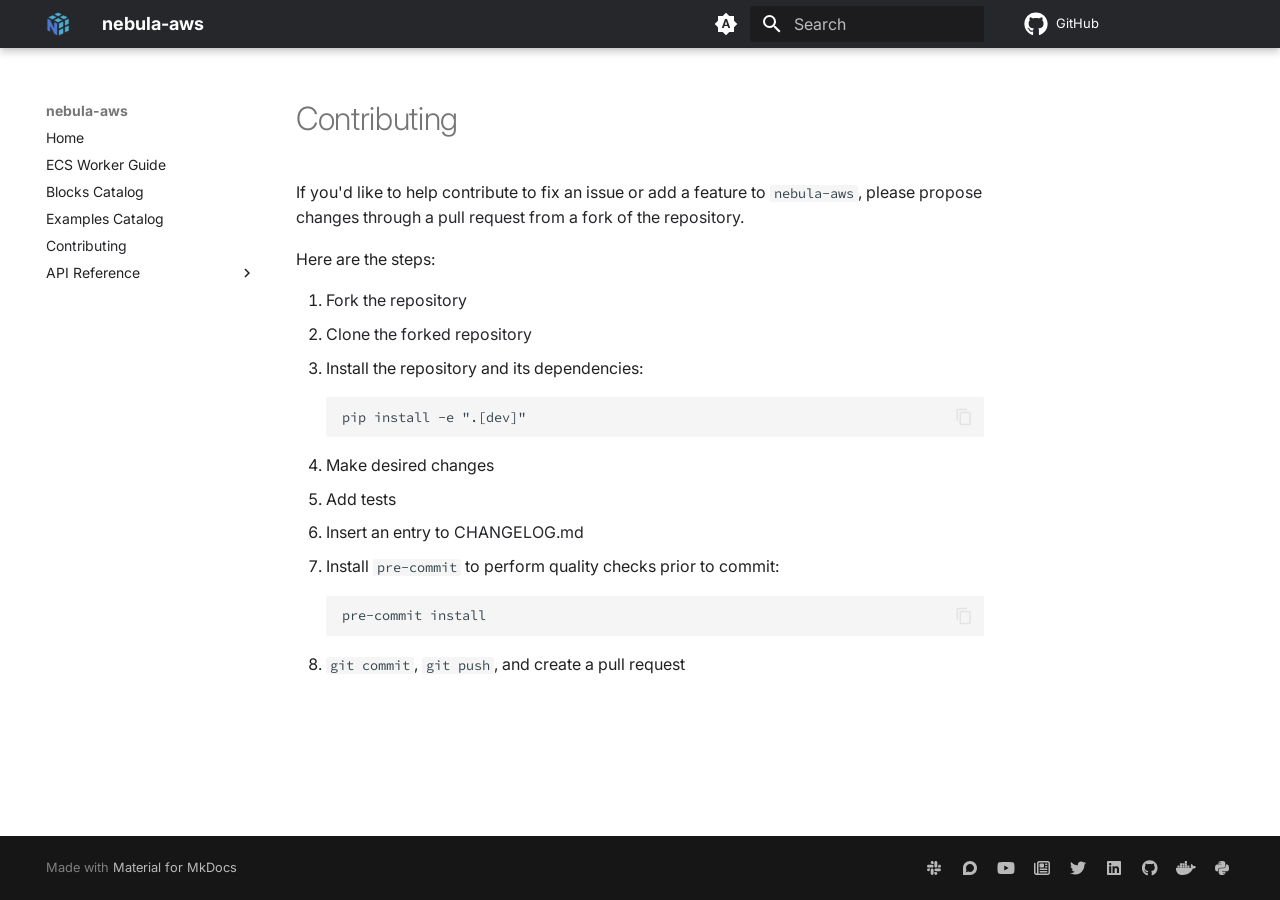
<file: contributing/index.html>
<!doctype html>
<html lang="en" class="no-js">
  <head>
    
      <meta charset="utf-8">
      <meta name="viewport" content="width=device-width,initial-scale=1">
      
      
      
        <link rel="canonical" href="https://kozmoai.github.io/nebula-aws/contributing/">
      
      
        <link rel="prev" href="../examples_catalog/">
      
      
        <link rel="next" href="../batch/">
      
      
      <link rel="icon" href="../img/favicon.ico">
      <meta name="generator" content="mkdocs-1.5.3, mkdocs-material-9.5.15">
    
    
      
        <title>Contributing - nebula-aws</title>
      
    
    
      <link rel="stylesheet" href="../assets/stylesheets/main.7e359304.min.css">
      
        
        <link rel="stylesheet" href="../assets/stylesheets/palette.06af60db.min.css">
      
      


    
    
      
    
    
      
        
        
        <link rel="preconnect" href="https://fonts.gstatic.com" crossorigin>
        <link rel="stylesheet" href="https://fonts.googleapis.com/css?family=Inter:300,300i,400,400i,700,700i%7CSource+Code+Pro:400,400i,700,700i&display=fallback">
        <style>:root{--md-text-font:"Inter";--md-code-font:"Source Code Pro"}</style>
      
    
    
      <link rel="stylesheet" href="../assets/_mkdocstrings.css">
    
      <link rel="stylesheet" href="../stylesheets/extra.css">
    
    <script>__md_scope=new URL("..",location),__md_hash=e=>[...e].reduce((e,_)=>(e<<5)-e+_.charCodeAt(0),0),__md_get=(e,_=localStorage,t=__md_scope)=>JSON.parse(_.getItem(t.pathname+"."+e)),__md_set=(e,_,t=localStorage,a=__md_scope)=>{try{t.setItem(a.pathname+"."+e,JSON.stringify(_))}catch(e){}}</script>
    
      
  


  <!-- Google tag (gtag.js) -->
<script async src="https://www.googletagmanager.com/gtag/js?id=G-8CSMBCQDKN"></script>
<script>
    window.dataLayer = window.dataLayer || [];
    function gtag(){dataLayer.push(arguments);}
    gtag('js', new Date());

    gtag('config', 'G-8CSMBCQDKN');
</script>
<!-- Segment analytics -->
<script>
    !function(){var analytics=window.analytics=window.analytics||[];if(!analytics.initialize)if(analytics.invoked)window.console&&console.error&&console.error("Segment snippet included twice.");else{analytics.invoked=!0;analytics.methods=["trackSubmit","trackClick","trackLink","trackForm","pageview","identify","reset","group","track","ready","alias","debug","page","once","off","on","addSourceMiddleware","addIntegrationMiddleware","setAnonymousId","addDestinationMiddleware"];analytics.factory=function(e){return function(){var t=Array.prototype.slice.call(arguments);t.unshift(e);analytics.push(t);return analytics}};for(var e=0;e<analytics.methods.length;e++){var key=analytics.methods[e];analytics[key]=analytics.factory(key)}analytics.load=function(key,e){var t=document.createElement("script");t.type="text/javascript";t.async=!0;t.src="https://cdn.segment.com/analytics.js/v1/" + key + "/analytics.min.js";var n=document.getElementsByTagName("script")[0];n.parentNode.insertBefore(t,n);analytics._loadOptions=e};analytics._writeKey="xDLAoTXsNYpC4Y6JucKnJ8W1MYBuyAbD";;analytics.SNIPPET_VERSION="4.15.3";
    analytics.load("xDLAoTXsNYpC4Y6JucKnJ8W1MYBuyAbD");
    analytics.page();
    }}();
</script>
  
    <script>"undefined"!=typeof __md_analytics&&__md_analytics()</script>
  

    
    
    
  </head>
  
  
    
    
      
    
    
    
    
    <body dir="ltr" data-md-color-scheme="default" data-md-color-primary="indigo" data-md-color-accent="indigo">
  
    
    <input class="md-toggle" data-md-toggle="drawer" type="checkbox" id="__drawer" autocomplete="off">
    <input class="md-toggle" data-md-toggle="search" type="checkbox" id="__search" autocomplete="off">
    <label class="md-overlay" for="__drawer"></label>
    <div data-md-component="skip">
      
        
        <a href="#contributing" class="md-skip">
          Skip to content
        </a>
      
    </div>
    <div data-md-component="announce">
      
    </div>
    
    
      

  

<header class="md-header md-header--shadow" data-md-component="header">
  <nav class="md-header__inner md-grid" aria-label="Header">
    <a href=".." title="nebula-aws" class="md-header__button md-logo" aria-label="nebula-aws" data-md-component="logo">
      
  <img src="../img/nebula-logo-mark.png" alt="logo">

    </a>
    <label class="md-header__button md-icon" for="__drawer">
      
      <svg xmlns="http://www.w3.org/2000/svg" viewBox="0 0 24 24"><path d="M3 6h18v2H3V6m0 5h18v2H3v-2m0 5h18v2H3v-2Z"/></svg>
    </label>
    <div class="md-header__title" data-md-component="header-title">
      <div class="md-header__ellipsis">
        <div class="md-header__topic">
          <span class="md-ellipsis">
            nebula-aws
          </span>
        </div>
        <div class="md-header__topic" data-md-component="header-topic">
          <span class="md-ellipsis">
            
              Contributing
            
          </span>
        </div>
      </div>
    </div>
    
      
        <form class="md-header__option" data-md-component="palette">
  
    
    
    
    <input class="md-option" data-md-color-media="(prefers-color-scheme)" data-md-color-scheme="default" data-md-color-primary="indigo" data-md-color-accent="indigo"  aria-label="Switch to light mode"  type="radio" name="__palette" id="__palette_0">
    
      <label class="md-header__button md-icon" title="Switch to light mode" for="__palette_1" hidden>
        <svg xmlns="http://www.w3.org/2000/svg" viewBox="0 0 24 24"><path d="m14.3 16-.7-2h-3.2l-.7 2H7.8L11 7h2l3.2 9h-1.9M20 8.69V4h-4.69L12 .69 8.69 4H4v4.69L.69 12 4 15.31V20h4.69L12 23.31 15.31 20H20v-4.69L23.31 12 20 8.69m-9.15 3.96h2.3L12 9l-1.15 3.65Z"/></svg>
      </label>
    
  
    
    
    
    <input class="md-option" data-md-color-media="(prefers-color-scheme: light)" data-md-color-scheme="default" data-md-color-primary="blue" data-md-color-accent="blue"  aria-label="Switch to dark mode"  type="radio" name="__palette" id="__palette_1">
    
      <label class="md-header__button md-icon" title="Switch to dark mode" for="__palette_2" hidden>
        <svg xmlns="http://www.w3.org/2000/svg" viewBox="0 0 24 24"><path d="M12 7a5 5 0 0 1 5 5 5 5 0 0 1-5 5 5 5 0 0 1-5-5 5 5 0 0 1 5-5m0 2a3 3 0 0 0-3 3 3 3 0 0 0 3 3 3 3 0 0 0 3-3 3 3 0 0 0-3-3m0-7 2.39 3.42C13.65 5.15 12.84 5 12 5c-.84 0-1.65.15-2.39.42L12 2M3.34 7l4.16-.35A7.2 7.2 0 0 0 5.94 8.5c-.44.74-.69 1.5-.83 2.29L3.34 7m.02 10 1.76-3.77a7.131 7.131 0 0 0 2.38 4.14L3.36 17M20.65 7l-1.77 3.79a7.023 7.023 0 0 0-2.38-4.15l4.15.36m-.01 10-4.14.36c.59-.51 1.12-1.14 1.54-1.86.42-.73.69-1.5.83-2.29L20.64 17M12 22l-2.41-3.44c.74.27 1.55.44 2.41.44.82 0 1.63-.17 2.37-.44L12 22Z"/></svg>
      </label>
    
  
    
    
    
    <input class="md-option" data-md-color-media="(prefers-color-scheme: dark)" data-md-color-scheme="slate" data-md-color-primary="blue" data-md-color-accent="blue"  aria-label="Switch to light mode"  type="radio" name="__palette" id="__palette_2">
    
      <label class="md-header__button md-icon" title="Switch to light mode" for="__palette_0" hidden>
        <svg xmlns="http://www.w3.org/2000/svg" viewBox="0 0 24 24"><path d="m17.75 4.09-2.53 1.94.91 3.06-2.63-1.81-2.63 1.81.91-3.06-2.53-1.94L12.44 4l1.06-3 1.06 3 3.19.09m3.5 6.91-1.64 1.25.59 1.98-1.7-1.17-1.7 1.17.59-1.98L15.75 11l2.06-.05L18.5 9l.69 1.95 2.06.05m-2.28 4.95c.83-.08 1.72 1.1 1.19 1.85-.32.45-.66.87-1.08 1.27C15.17 23 8.84 23 4.94 19.07c-3.91-3.9-3.91-10.24 0-14.14.4-.4.82-.76 1.27-1.08.75-.53 1.93.36 1.85 1.19-.27 2.86.69 5.83 2.89 8.02a9.96 9.96 0 0 0 8.02 2.89m-1.64 2.02a12.08 12.08 0 0 1-7.8-3.47c-2.17-2.19-3.33-5-3.49-7.82-2.81 3.14-2.7 7.96.31 10.98 3.02 3.01 7.84 3.12 10.98.31Z"/></svg>
      </label>
    
  
</form>
      
    
    
      <script>var media,input,key,value,palette=__md_get("__palette");if(palette&&palette.color){"(prefers-color-scheme)"===palette.color.media&&(media=matchMedia("(prefers-color-scheme: light)"),input=document.querySelector(media.matches?"[data-md-color-media='(prefers-color-scheme: light)']":"[data-md-color-media='(prefers-color-scheme: dark)']"),palette.color.media=input.getAttribute("data-md-color-media"),palette.color.scheme=input.getAttribute("data-md-color-scheme"),palette.color.primary=input.getAttribute("data-md-color-primary"),palette.color.accent=input.getAttribute("data-md-color-accent"));for([key,value]of Object.entries(palette.color))document.body.setAttribute("data-md-color-"+key,value)}</script>
    
    
    
      <label class="md-header__button md-icon" for="__search">
        
        <svg xmlns="http://www.w3.org/2000/svg" viewBox="0 0 24 24"><path d="M9.5 3A6.5 6.5 0 0 1 16 9.5c0 1.61-.59 3.09-1.56 4.23l.27.27h.79l5 5-1.5 1.5-5-5v-.79l-.27-.27A6.516 6.516 0 0 1 9.5 16 6.5 6.5 0 0 1 3 9.5 6.5 6.5 0 0 1 9.5 3m0 2C7 5 5 7 5 9.5S7 14 9.5 14 14 12 14 9.5 12 5 9.5 5Z"/></svg>
      </label>
      <div class="md-search" data-md-component="search" role="dialog">
  <label class="md-search__overlay" for="__search"></label>
  <div class="md-search__inner" role="search">
    <form class="md-search__form" name="search">
      <input type="text" class="md-search__input" name="query" aria-label="Search" placeholder="Search" autocapitalize="off" autocorrect="off" autocomplete="off" spellcheck="false" data-md-component="search-query" required>
      <label class="md-search__icon md-icon" for="__search">
        
        <svg xmlns="http://www.w3.org/2000/svg" viewBox="0 0 24 24"><path d="M9.5 3A6.5 6.5 0 0 1 16 9.5c0 1.61-.59 3.09-1.56 4.23l.27.27h.79l5 5-1.5 1.5-5-5v-.79l-.27-.27A6.516 6.516 0 0 1 9.5 16 6.5 6.5 0 0 1 3 9.5 6.5 6.5 0 0 1 9.5 3m0 2C7 5 5 7 5 9.5S7 14 9.5 14 14 12 14 9.5 12 5 9.5 5Z"/></svg>
        
        <svg xmlns="http://www.w3.org/2000/svg" viewBox="0 0 24 24"><path d="M20 11v2H8l5.5 5.5-1.42 1.42L4.16 12l7.92-7.92L13.5 5.5 8 11h12Z"/></svg>
      </label>
      <nav class="md-search__options" aria-label="Search">
        
        <button type="reset" class="md-search__icon md-icon" title="Clear" aria-label="Clear" tabindex="-1">
          
          <svg xmlns="http://www.w3.org/2000/svg" viewBox="0 0 24 24"><path d="M19 6.41 17.59 5 12 10.59 6.41 5 5 6.41 10.59 12 5 17.59 6.41 19 12 13.41 17.59 19 19 17.59 13.41 12 19 6.41Z"/></svg>
        </button>
      </nav>
      
    </form>
    <div class="md-search__output">
      <div class="md-search__scrollwrap" data-md-scrollfix>
        <div class="md-search-result" data-md-component="search-result">
          <div class="md-search-result__meta">
            Initializing search
          </div>
          <ol class="md-search-result__list" role="presentation"></ol>
        </div>
      </div>
    </div>
  </div>
</div>
    
    
      <div class="md-header__source">
        <a href="https://github.com/kozmoai/nebula-aws" title="Go to repository" class="md-source" data-md-component="source">
  <div class="md-source__icon md-icon">
    
    <svg xmlns="http://www.w3.org/2000/svg" viewBox="0 0 496 512"><!--! Font Awesome Free 6.5.1 by @fontawesome - https://fontawesome.com License - https://fontawesome.com/license/free (Icons: CC BY 4.0, Fonts: SIL OFL 1.1, Code: MIT License) Copyright 2023 Fonticons, Inc.--><path d="M165.9 397.4c0 2-2.3 3.6-5.2 3.6-3.3.3-5.6-1.3-5.6-3.6 0-2 2.3-3.6 5.2-3.6 3-.3 5.6 1.3 5.6 3.6zm-31.1-4.5c-.7 2 1.3 4.3 4.3 4.9 2.6 1 5.6 0 6.2-2s-1.3-4.3-4.3-5.2c-2.6-.7-5.5.3-6.2 2.3zm44.2-1.7c-2.9.7-4.9 2.6-4.6 4.9.3 2 2.9 3.3 5.9 2.6 2.9-.7 4.9-2.6 4.6-4.6-.3-1.9-3-3.2-5.9-2.9zM244.8 8C106.1 8 0 113.3 0 252c0 110.9 69.8 205.8 169.5 239.2 12.8 2.3 17.3-5.6 17.3-12.1 0-6.2-.3-40.4-.3-61.4 0 0-70 15-84.7-29.8 0 0-11.4-29.1-27.8-36.6 0 0-22.9-15.7 1.6-15.4 0 0 24.9 2 38.6 25.8 21.9 38.6 58.6 27.5 72.9 20.9 2.3-16 8.8-27.1 16-33.7-55.9-6.2-112.3-14.3-112.3-110.5 0-27.5 7.6-41.3 23.6-58.9-2.6-6.5-11.1-33.3 2.6-67.9 20.9-6.5 69 27 69 27 20-5.6 41.5-8.5 62.8-8.5s42.8 2.9 62.8 8.5c0 0 48.1-33.6 69-27 13.7 34.7 5.2 61.4 2.6 67.9 16 17.7 25.8 31.5 25.8 58.9 0 96.5-58.9 104.2-114.8 110.5 9.2 7.9 17 22.9 17 46.4 0 33.7-.3 75.4-.3 83.6 0 6.5 4.6 14.4 17.3 12.1C428.2 457.8 496 362.9 496 252 496 113.3 383.5 8 244.8 8zM97.2 352.9c-1.3 1-1 3.3.7 5.2 1.6 1.6 3.9 2.3 5.2 1 1.3-1 1-3.3-.7-5.2-1.6-1.6-3.9-2.3-5.2-1zm-10.8-8.1c-.7 1.3.3 2.9 2.3 3.9 1.6 1 3.6.7 4.3-.7.7-1.3-.3-2.9-2.3-3.9-2-.6-3.6-.3-4.3.7zm32.4 35.6c-1.6 1.3-1 4.3 1.3 6.2 2.3 2.3 5.2 2.6 6.5 1 1.3-1.3.7-4.3-1.3-6.2-2.2-2.3-5.2-2.6-6.5-1zm-11.4-14.7c-1.6 1-1.6 3.6 0 5.9 1.6 2.3 4.3 3.3 5.6 2.3 1.6-1.3 1.6-3.9 0-6.2-1.4-2.3-4-3.3-5.6-2z"/></svg>
  </div>
  <div class="md-source__repository">
    GitHub
  </div>
</a>
      </div>
    
  </nav>
  
</header>
    
    <div class="md-container" data-md-component="container">
      
      
        
          
        
      
      <main class="md-main" data-md-component="main">
        <div class="md-main__inner md-grid">
          
            
              
              <div class="md-sidebar md-sidebar--primary" data-md-component="sidebar" data-md-type="navigation" >
                <div class="md-sidebar__scrollwrap">
                  <div class="md-sidebar__inner">
                    



<nav class="md-nav md-nav--primary" aria-label="Navigation" data-md-level="0">
  <label class="md-nav__title" for="__drawer">
    <a href=".." title="nebula-aws" class="md-nav__button md-logo" aria-label="nebula-aws" data-md-component="logo">
      
  <img src="../img/nebula-logo-mark.png" alt="logo">

    </a>
    nebula-aws
  </label>
  
    <div class="md-nav__source">
      <a href="https://github.com/kozmoai/nebula-aws" title="Go to repository" class="md-source" data-md-component="source">
  <div class="md-source__icon md-icon">
    
    <svg xmlns="http://www.w3.org/2000/svg" viewBox="0 0 496 512"><!--! Font Awesome Free 6.5.1 by @fontawesome - https://fontawesome.com License - https://fontawesome.com/license/free (Icons: CC BY 4.0, Fonts: SIL OFL 1.1, Code: MIT License) Copyright 2023 Fonticons, Inc.--><path d="M165.9 397.4c0 2-2.3 3.6-5.2 3.6-3.3.3-5.6-1.3-5.6-3.6 0-2 2.3-3.6 5.2-3.6 3-.3 5.6 1.3 5.6 3.6zm-31.1-4.5c-.7 2 1.3 4.3 4.3 4.9 2.6 1 5.6 0 6.2-2s-1.3-4.3-4.3-5.2c-2.6-.7-5.5.3-6.2 2.3zm44.2-1.7c-2.9.7-4.9 2.6-4.6 4.9.3 2 2.9 3.3 5.9 2.6 2.9-.7 4.9-2.6 4.6-4.6-.3-1.9-3-3.2-5.9-2.9zM244.8 8C106.1 8 0 113.3 0 252c0 110.9 69.8 205.8 169.5 239.2 12.8 2.3 17.3-5.6 17.3-12.1 0-6.2-.3-40.4-.3-61.4 0 0-70 15-84.7-29.8 0 0-11.4-29.1-27.8-36.6 0 0-22.9-15.7 1.6-15.4 0 0 24.9 2 38.6 25.8 21.9 38.6 58.6 27.5 72.9 20.9 2.3-16 8.8-27.1 16-33.7-55.9-6.2-112.3-14.3-112.3-110.5 0-27.5 7.6-41.3 23.6-58.9-2.6-6.5-11.1-33.3 2.6-67.9 20.9-6.5 69 27 69 27 20-5.6 41.5-8.5 62.8-8.5s42.8 2.9 62.8 8.5c0 0 48.1-33.6 69-27 13.7 34.7 5.2 61.4 2.6 67.9 16 17.7 25.8 31.5 25.8 58.9 0 96.5-58.9 104.2-114.8 110.5 9.2 7.9 17 22.9 17 46.4 0 33.7-.3 75.4-.3 83.6 0 6.5 4.6 14.4 17.3 12.1C428.2 457.8 496 362.9 496 252 496 113.3 383.5 8 244.8 8zM97.2 352.9c-1.3 1-1 3.3.7 5.2 1.6 1.6 3.9 2.3 5.2 1 1.3-1 1-3.3-.7-5.2-1.6-1.6-3.9-2.3-5.2-1zm-10.8-8.1c-.7 1.3.3 2.9 2.3 3.9 1.6 1 3.6.7 4.3-.7.7-1.3-.3-2.9-2.3-3.9-2-.6-3.6-.3-4.3.7zm32.4 35.6c-1.6 1.3-1 4.3 1.3 6.2 2.3 2.3 5.2 2.6 6.5 1 1.3-1.3.7-4.3-1.3-6.2-2.2-2.3-5.2-2.6-6.5-1zm-11.4-14.7c-1.6 1-1.6 3.6 0 5.9 1.6 2.3 4.3 3.3 5.6 2.3 1.6-1.3 1.6-3.9 0-6.2-1.4-2.3-4-3.3-5.6-2z"/></svg>
  </div>
  <div class="md-source__repository">
    GitHub
  </div>
</a>
    </div>
  
  <ul class="md-nav__list" data-md-scrollfix>
    
      
      
  
  
  
  
    <li class="md-nav__item">
      <a href=".." class="md-nav__link">
        
  
  <span class="md-ellipsis">
    Home
  </span>
  

      </a>
    </li>
  

    
      
      
  
  
  
  
    <li class="md-nav__item">
      <a href="../ecs_guide/" class="md-nav__link">
        
  
  <span class="md-ellipsis">
    ECS Worker Guide
  </span>
  

      </a>
    </li>
  

    
      
      
  
  
  
  
    <li class="md-nav__item">
      <a href="../blocks_catalog/" class="md-nav__link">
        
  
  <span class="md-ellipsis">
    Blocks Catalog
  </span>
  

      </a>
    </li>
  

    
      
      
  
  
  
  
    <li class="md-nav__item">
      <a href="../examples_catalog/" class="md-nav__link">
        
  
  <span class="md-ellipsis">
    Examples Catalog
  </span>
  

      </a>
    </li>
  

    
      
      
  
  
    
  
  
  
    <li class="md-nav__item md-nav__item--active">
      
      <input class="md-nav__toggle md-toggle" type="checkbox" id="__toc">
      
      
        
      
      
      <a href="./" class="md-nav__link md-nav__link--active">
        
  
  <span class="md-ellipsis">
    Contributing
  </span>
  

      </a>
      
    </li>
  

    
      
      
  
  
  
  
    
    
    
    
    <li class="md-nav__item md-nav__item--nested">
      
        
        
        <input class="md-nav__toggle md-toggle " type="checkbox" id="__nav_6" >
        
          
          <label class="md-nav__link" for="__nav_6" id="__nav_6_label" tabindex="0">
            
  
  <span class="md-ellipsis">
    API Reference
  </span>
  

            <span class="md-nav__icon md-icon"></span>
          </label>
        
        <nav class="md-nav" data-md-level="1" aria-labelledby="__nav_6_label" aria-expanded="false">
          <label class="md-nav__title" for="__nav_6">
            <span class="md-nav__icon md-icon"></span>
            API Reference
          </label>
          <ul class="md-nav__list" data-md-scrollfix>
            
              
                
  
  
  
  
    <li class="md-nav__item">
      <a href="../batch/" class="md-nav__link">
        
  
  <span class="md-ellipsis">
    Batch
  </span>
  

      </a>
    </li>
  

              
            
              
                
  
  
  
  
    <li class="md-nav__item">
      <a href="../client_waiter/" class="md-nav__link">
        
  
  <span class="md-ellipsis">
    Client Waiter
  </span>
  

      </a>
    </li>
  

              
            
              
                
  
  
  
  
    <li class="md-nav__item">
      <a href="../credentials/" class="md-nav__link">
        
  
  <span class="md-ellipsis">
    Credentials
  </span>
  

      </a>
    </li>
  

              
            
              
                
  
  
  
  
    <li class="md-nav__item">
      <a href="../ecs_worker/" class="md-nav__link">
        
  
  <span class="md-ellipsis">
    ECS Worker
  </span>
  

      </a>
    </li>
  

              
            
              
                
  
  
  
  
    <li class="md-nav__item">
      <a href="../ecs/" class="md-nav__link">
        
  
  <span class="md-ellipsis">
    ECS
  </span>
  

      </a>
    </li>
  

              
            
              
                
  
  
  
  
    <li class="md-nav__item">
      <a href="../lambda_function/" class="md-nav__link">
        
  
  <span class="md-ellipsis">
    Lambda
  </span>
  

      </a>
    </li>
  

              
            
              
                
  
  
  
  
    
    
    
    
    <li class="md-nav__item md-nav__item--nested">
      
        
        
        <input class="md-nav__toggle md-toggle " type="checkbox" id="__nav_6_7" >
        
          
          <label class="md-nav__link" for="__nav_6_7" id="__nav_6_7_label" tabindex="0">
            
  
  <span class="md-ellipsis">
    Deployments
  </span>
  

            <span class="md-nav__icon md-icon"></span>
          </label>
        
        <nav class="md-nav" data-md-level="2" aria-labelledby="__nav_6_7_label" aria-expanded="false">
          <label class="md-nav__title" for="__nav_6_7">
            <span class="md-nav__icon md-icon"></span>
            Deployments
          </label>
          <ul class="md-nav__list" data-md-scrollfix>
            
              
                
  
  
  
  
    <li class="md-nav__item">
      <a href="../deployments/steps/" class="md-nav__link">
        
  
  <span class="md-ellipsis">
    Steps
  </span>
  

      </a>
    </li>
  

              
            
          </ul>
        </nav>
      
    </li>
  

              
            
              
                
  
  
  
  
    <li class="md-nav__item">
      <a href="../s3/" class="md-nav__link">
        
  
  <span class="md-ellipsis">
    S3
  </span>
  

      </a>
    </li>
  

              
            
              
                
  
  
  
  
    <li class="md-nav__item">
      <a href="../secrets_manager/" class="md-nav__link">
        
  
  <span class="md-ellipsis">
    Secrets Manager
  </span>
  

      </a>
    </li>
  

              
            
          </ul>
        </nav>
      
    </li>
  

    
  </ul>
</nav>
                  </div>
                </div>
              </div>
            
            
              
              <div class="md-sidebar md-sidebar--secondary" data-md-component="sidebar" data-md-type="toc" >
                <div class="md-sidebar__scrollwrap">
                  <div class="md-sidebar__inner">
                    

<nav class="md-nav md-nav--secondary" aria-label="Table of contents">
  
  
  
    
  
  
</nav>
                  </div>
                </div>
              </div>
            
          
          
            <div class="md-content" data-md-component="content">
              <article class="md-content__inner md-typeset">
                
                  

  
  


<h1 id="contributing">Contributing</h1>
<p>If you'd like to help contribute to fix an issue or add a feature to <code>nebula-aws</code>, please <a href="https://docs.github.com/en/pull-requests/collaborating-with-pull-requests/proposing-changes-to-your-work-with-pull-requests/creating-a-pull-request-from-a-fork">propose changes through a pull request from a fork of the repository</a>.</p>
<p>Here are the steps:</p>
<ol>
<li><a href="https://docs.github.com/en/get-started/quickstart/fork-a-repo#forking-a-repository">Fork the repository</a></li>
<li><a href="https://docs.github.com/en/get-started/quickstart/fork-a-repo#cloning-your-forked-repository">Clone the forked repository</a></li>
<li>Install the repository and its dependencies:
<div class="highlight"><pre><span></span><code>pip install -e &quot;.[dev]&quot;
</code></pre></div></li>
<li>Make desired changes</li>
<li>Add tests</li>
<li>Insert an entry to <a href="https://github.com/kozmoai/nebula-aws/blob/main/CHANGELOG.md">CHANGELOG.md</a></li>
<li>Install <code>pre-commit</code> to perform quality checks prior to commit:
<div class="highlight"><pre><span></span><code>pre-commit install
</code></pre></div></li>
<li><code>git commit</code>, <code>git push</code>, and create a pull request</li>
</ol>









  




                
              </article>
            </div>
          
          
<script>var target=document.getElementById(location.hash.slice(1));target&&target.name&&(target.checked=target.name.startsWith("__tabbed_"))</script>
        </div>
        
      </main>
      
        <footer class="md-footer">
  
  <div class="md-footer-meta md-typeset">
    <div class="md-footer-meta__inner md-grid">
      <div class="md-copyright">
  
  
    Made with
    <a href="https://squidfunk.github.io/mkdocs-material/" target="_blank" rel="noopener">
      Material for MkDocs
    </a>
  
</div>
      
        <div class="md-social">
  
    
    
    
    
      
      
    
    <a href="https://www.nebula.io/slack/" target="_blank" rel="noopener" title="www.nebula.io" class="md-social__link">
      <svg xmlns="http://www.w3.org/2000/svg" viewBox="0 0 448 512"><!--! Font Awesome Free 6.5.1 by @fontawesome - https://fontawesome.com License - https://fontawesome.com/license/free (Icons: CC BY 4.0, Fonts: SIL OFL 1.1, Code: MIT License) Copyright 2023 Fonticons, Inc.--><path d="M94.12 315.1c0 25.9-21.16 47.06-47.06 47.06S0 341 0 315.1c0-25.9 21.16-47.06 47.06-47.06h47.06v47.06zm23.72 0c0-25.9 21.16-47.06 47.06-47.06s47.06 21.16 47.06 47.06v117.84c0 25.9-21.16 47.06-47.06 47.06s-47.06-21.16-47.06-47.06V315.1zm47.06-188.98c-25.9 0-47.06-21.16-47.06-47.06S139 32 164.9 32s47.06 21.16 47.06 47.06v47.06H164.9zm0 23.72c25.9 0 47.06 21.16 47.06 47.06s-21.16 47.06-47.06 47.06H47.06C21.16 243.96 0 222.8 0 196.9s21.16-47.06 47.06-47.06H164.9zm188.98 47.06c0-25.9 21.16-47.06 47.06-47.06 25.9 0 47.06 21.16 47.06 47.06s-21.16 47.06-47.06 47.06h-47.06V196.9zm-23.72 0c0 25.9-21.16 47.06-47.06 47.06-25.9 0-47.06-21.16-47.06-47.06V79.06c0-25.9 21.16-47.06 47.06-47.06 25.9 0 47.06 21.16 47.06 47.06V196.9zM283.1 385.88c25.9 0 47.06 21.16 47.06 47.06 0 25.9-21.16 47.06-47.06 47.06-25.9 0-47.06-21.16-47.06-47.06v-47.06h47.06zm0-23.72c-25.9 0-47.06-21.16-47.06-47.06 0-25.9 21.16-47.06 47.06-47.06h117.84c25.9 0 47.06 21.16 47.06 47.06 0 25.9-21.16 47.06-47.06 47.06H283.1z"/></svg>
    </a>
  
    
    
    
    
      
      
    
    <a href="https://discourse.nebula.io/" target="_blank" rel="noopener" title="discourse.nebula.io" class="md-social__link">
      <svg xmlns="http://www.w3.org/2000/svg" viewBox="0 0 448 512"><!--! Font Awesome Free 6.5.1 by @fontawesome - https://fontawesome.com License - https://fontawesome.com/license/free (Icons: CC BY 4.0, Fonts: SIL OFL 1.1, Code: MIT License) Copyright 2023 Fonticons, Inc.--><path d="M225.9 32C103.3 32 0 130.5 0 252.1 0 256 .1 480 .1 480l225.8-.2c122.7 0 222.1-102.3 222.1-223.9C448 134.3 348.6 32 225.9 32zM224 384c-19.4 0-37.9-4.3-54.4-12.1L88.5 392l22.9-75c-9.8-18.1-15.4-38.9-15.4-61 0-70.7 57.3-128 128-128s128 57.3 128 128-57.3 128-128 128z"/></svg>
    </a>
  
    
    
    
    
      
      
    
    <a href="https://www.youtube.com/c/NebulaIO/videos" target="_blank" rel="noopener" title="www.youtube.com" class="md-social__link">
      <svg xmlns="http://www.w3.org/2000/svg" viewBox="0 0 576 512"><!--! Font Awesome Free 6.5.1 by @fontawesome - https://fontawesome.com License - https://fontawesome.com/license/free (Icons: CC BY 4.0, Fonts: SIL OFL 1.1, Code: MIT License) Copyright 2023 Fonticons, Inc.--><path d="M549.655 124.083c-6.281-23.65-24.787-42.276-48.284-48.597C458.781 64 288 64 288 64S117.22 64 74.629 75.486c-23.497 6.322-42.003 24.947-48.284 48.597-11.412 42.867-11.412 132.305-11.412 132.305s0 89.438 11.412 132.305c6.281 23.65 24.787 41.5 48.284 47.821C117.22 448 288 448 288 448s170.78 0 213.371-11.486c23.497-6.321 42.003-24.171 48.284-47.821 11.412-42.867 11.412-132.305 11.412-132.305s0-89.438-11.412-132.305zm-317.51 213.508V175.185l142.739 81.205-142.739 81.201z"/></svg>
    </a>
  
    
    
    
    
      
      
    
    <a href="https://nebula.io/guide/" target="_blank" rel="noopener" title="nebula.io" class="md-social__link">
      <svg xmlns="http://www.w3.org/2000/svg" viewBox="0 0 512 512"><!--! Font Awesome Free 6.5.1 by @fontawesome - https://fontawesome.com License - https://fontawesome.com/license/free (Icons: CC BY 4.0, Fonts: SIL OFL 1.1, Code: MIT License) Copyright 2023 Fonticons, Inc.--><path d="M168 80c-13.3 0-24 10.7-24 24v304c0 8.4-1.4 16.5-4.1 24H440c13.3 0 24-10.7 24-24V104c0-13.3-10.7-24-24-24H168zM72 480c-39.8 0-72-32.2-72-72V112c0-13.3 10.7-24 24-24s24 10.7 24 24v296c0 13.3 10.7 24 24 24s24-10.7 24-24V104c0-39.8 32.2-72 72-72h272c39.8 0 72 32.2 72 72v304c0 39.8-32.2 72-72 72H72zm104-344c0-13.3 10.7-24 24-24h96c13.3 0 24 10.7 24 24v80c0 13.3-10.7 24-24 24h-96c-13.3 0-24-10.7-24-24v-80zm200-24h32c13.3 0 24 10.7 24 24s-10.7 24-24 24h-32c-13.3 0-24-10.7-24-24s10.7-24 24-24zm0 80h32c13.3 0 24 10.7 24 24s-10.7 24-24 24h-32c-13.3 0-24-10.7-24-24s10.7-24 24-24zm-176 80h208c13.3 0 24 10.7 24 24s-10.7 24-24 24H200c-13.3 0-24-10.7-24-24s10.7-24 24-24zm0 80h208c13.3 0 24 10.7 24 24s-10.7 24-24 24H200c-13.3 0-24-10.7-24-24s10.7-24 24-24z"/></svg>
    </a>
  
    
    
    
    
      
      
    
    <a href="https://twitter.com/NebulaIO" target="_blank" rel="noopener" title="twitter.com" class="md-social__link">
      <svg xmlns="http://www.w3.org/2000/svg" viewBox="0 0 512 512"><!--! Font Awesome Free 6.5.1 by @fontawesome - https://fontawesome.com License - https://fontawesome.com/license/free (Icons: CC BY 4.0, Fonts: SIL OFL 1.1, Code: MIT License) Copyright 2023 Fonticons, Inc.--><path d="M459.37 151.716c.325 4.548.325 9.097.325 13.645 0 138.72-105.583 298.558-298.558 298.558-59.452 0-114.68-17.219-161.137-47.106 8.447.974 16.568 1.299 25.34 1.299 49.055 0 94.213-16.568 130.274-44.832-46.132-.975-84.792-31.188-98.112-72.772 6.498.974 12.995 1.624 19.818 1.624 9.421 0 18.843-1.3 27.614-3.573-48.081-9.747-84.143-51.98-84.143-102.985v-1.299c13.969 7.797 30.214 12.67 47.431 13.319-28.264-18.843-46.781-51.005-46.781-87.391 0-19.492 5.197-37.36 14.294-52.954 51.655 63.675 129.3 105.258 216.365 109.807-1.624-7.797-2.599-15.918-2.599-24.04 0-57.828 46.782-104.934 104.934-104.934 30.213 0 57.502 12.67 76.67 33.137 23.715-4.548 46.456-13.32 66.599-25.34-7.798 24.366-24.366 44.833-46.132 57.827 21.117-2.273 41.584-8.122 60.426-16.243-14.292 20.791-32.161 39.308-52.628 54.253z"/></svg>
    </a>
  
    
    
    
    
      
      
    
    <a href="https://www.linkedin.com/company/nebula/" target="_blank" rel="noopener" title="www.linkedin.com" class="md-social__link">
      <svg xmlns="http://www.w3.org/2000/svg" viewBox="0 0 448 512"><!--! Font Awesome Free 6.5.1 by @fontawesome - https://fontawesome.com License - https://fontawesome.com/license/free (Icons: CC BY 4.0, Fonts: SIL OFL 1.1, Code: MIT License) Copyright 2023 Fonticons, Inc.--><path d="M416 32H31.9C14.3 32 0 46.5 0 64.3v383.4C0 465.5 14.3 480 31.9 480H416c17.6 0 32-14.5 32-32.3V64.3c0-17.8-14.4-32.3-32-32.3zM135.4 416H69V202.2h66.5V416zm-33.2-243c-21.3 0-38.5-17.3-38.5-38.5S80.9 96 102.2 96c21.2 0 38.5 17.3 38.5 38.5 0 21.3-17.2 38.5-38.5 38.5zm282.1 243h-66.4V312c0-24.8-.5-56.7-34.5-56.7-34.6 0-39.9 27-39.9 54.9V416h-66.4V202.2h63.7v29.2h.9c8.9-16.8 30.6-34.5 62.9-34.5 67.2 0 79.7 44.3 79.7 101.9V416z"/></svg>
    </a>
  
    
    
    
    
      
      
    
    <a href="https://github.com/kozmoai/nebula" target="_blank" rel="noopener" title="github.com" class="md-social__link">
      <svg xmlns="http://www.w3.org/2000/svg" viewBox="0 0 496 512"><!--! Font Awesome Free 6.5.1 by @fontawesome - https://fontawesome.com License - https://fontawesome.com/license/free (Icons: CC BY 4.0, Fonts: SIL OFL 1.1, Code: MIT License) Copyright 2023 Fonticons, Inc.--><path d="M165.9 397.4c0 2-2.3 3.6-5.2 3.6-3.3.3-5.6-1.3-5.6-3.6 0-2 2.3-3.6 5.2-3.6 3-.3 5.6 1.3 5.6 3.6zm-31.1-4.5c-.7 2 1.3 4.3 4.3 4.9 2.6 1 5.6 0 6.2-2s-1.3-4.3-4.3-5.2c-2.6-.7-5.5.3-6.2 2.3zm44.2-1.7c-2.9.7-4.9 2.6-4.6 4.9.3 2 2.9 3.3 5.9 2.6 2.9-.7 4.9-2.6 4.6-4.6-.3-1.9-3-3.2-5.9-2.9zM244.8 8C106.1 8 0 113.3 0 252c0 110.9 69.8 205.8 169.5 239.2 12.8 2.3 17.3-5.6 17.3-12.1 0-6.2-.3-40.4-.3-61.4 0 0-70 15-84.7-29.8 0 0-11.4-29.1-27.8-36.6 0 0-22.9-15.7 1.6-15.4 0 0 24.9 2 38.6 25.8 21.9 38.6 58.6 27.5 72.9 20.9 2.3-16 8.8-27.1 16-33.7-55.9-6.2-112.3-14.3-112.3-110.5 0-27.5 7.6-41.3 23.6-58.9-2.6-6.5-11.1-33.3 2.6-67.9 20.9-6.5 69 27 69 27 20-5.6 41.5-8.5 62.8-8.5s42.8 2.9 62.8 8.5c0 0 48.1-33.6 69-27 13.7 34.7 5.2 61.4 2.6 67.9 16 17.7 25.8 31.5 25.8 58.9 0 96.5-58.9 104.2-114.8 110.5 9.2 7.9 17 22.9 17 46.4 0 33.7-.3 75.4-.3 83.6 0 6.5 4.6 14.4 17.3 12.1C428.2 457.8 496 362.9 496 252 496 113.3 383.5 8 244.8 8zM97.2 352.9c-1.3 1-1 3.3.7 5.2 1.6 1.6 3.9 2.3 5.2 1 1.3-1 1-3.3-.7-5.2-1.6-1.6-3.9-2.3-5.2-1zm-10.8-8.1c-.7 1.3.3 2.9 2.3 3.9 1.6 1 3.6.7 4.3-.7.7-1.3-.3-2.9-2.3-3.9-2-.6-3.6-.3-4.3.7zm32.4 35.6c-1.6 1.3-1 4.3 1.3 6.2 2.3 2.3 5.2 2.6 6.5 1 1.3-1.3.7-4.3-1.3-6.2-2.2-2.3-5.2-2.6-6.5-1zm-11.4-14.7c-1.6 1-1.6 3.6 0 5.9 1.6 2.3 4.3 3.3 5.6 2.3 1.6-1.3 1.6-3.9 0-6.2-1.4-2.3-4-3.3-5.6-2z"/></svg>
    </a>
  
    
    
    
    
      
      
    
    <a href="https://hub.docker.com/r/kozmoai/nebula/" target="_blank" rel="noopener" title="hub.docker.com" class="md-social__link">
      <svg xmlns="http://www.w3.org/2000/svg" viewBox="0 0 640 512"><!--! Font Awesome Free 6.5.1 by @fontawesome - https://fontawesome.com License - https://fontawesome.com/license/free (Icons: CC BY 4.0, Fonts: SIL OFL 1.1, Code: MIT License) Copyright 2023 Fonticons, Inc.--><path d="M349.9 236.3h-66.1v-59.4h66.1v59.4zm0-204.3h-66.1v60.7h66.1V32zm78.2 144.8H362v59.4h66.1v-59.4zm-156.3-72.1h-66.1v60.1h66.1v-60.1zm78.1 0h-66.1v60.1h66.1v-60.1zm276.8 100c-14.4-9.7-47.6-13.2-73.1-8.4-3.3-24-16.7-44.9-41.1-63.7l-14-9.3-9.3 14c-18.4 27.8-23.4 73.6-3.7 103.8-8.7 4.7-25.8 11.1-48.4 10.7H2.4c-8.7 50.8 5.8 116.8 44 162.1 37.1 43.9 92.7 66.2 165.4 66.2 157.4 0 273.9-72.5 328.4-204.2 21.4.4 67.6.1 91.3-45.2 1.5-2.5 6.6-13.2 8.5-17.1l-13.3-8.9zm-511.1-27.9h-66v59.4h66.1v-59.4zm78.1 0h-66.1v59.4h66.1v-59.4zm78.1 0h-66.1v59.4h66.1v-59.4zm-78.1-72.1h-66.1v60.1h66.1v-60.1z"/></svg>
    </a>
  
    
    
    
    
      
      
    
    <a href="https://pypi.org/project/nebula/" target="_blank" rel="noopener" title="pypi.org" class="md-social__link">
      <svg xmlns="http://www.w3.org/2000/svg" viewBox="0 0 448 512"><!--! Font Awesome Free 6.5.1 by @fontawesome - https://fontawesome.com License - https://fontawesome.com/license/free (Icons: CC BY 4.0, Fonts: SIL OFL 1.1, Code: MIT License) Copyright 2023 Fonticons, Inc.--><path d="M439.8 200.5c-7.7-30.9-22.3-54.2-53.4-54.2h-40.1v47.4c0 36.8-31.2 67.8-66.8 67.8H172.7c-29.2 0-53.4 25-53.4 54.3v101.8c0 29 25.2 46 53.4 54.3 33.8 9.9 66.3 11.7 106.8 0 26.9-7.8 53.4-23.5 53.4-54.3v-40.7H226.2v-13.6h160.2c31.1 0 42.6-21.7 53.4-54.2 11.2-33.5 10.7-65.7 0-108.6zM286.2 404c11.1 0 20.1 9.1 20.1 20.3 0 11.3-9 20.4-20.1 20.4-11 0-20.1-9.2-20.1-20.4.1-11.3 9.1-20.3 20.1-20.3zM167.8 248.1h106.8c29.7 0 53.4-24.5 53.4-54.3V91.9c0-29-24.4-50.7-53.4-55.6-35.8-5.9-74.7-5.6-106.8.1-45.2 8-53.4 24.7-53.4 55.6v40.7h106.9v13.6h-147c-31.1 0-58.3 18.7-66.8 54.2-9.8 40.7-10.2 66.1 0 108.6 7.6 31.6 25.7 54.2 56.8 54.2H101v-48.8c0-35.3 30.5-66.4 66.8-66.4zm-6.7-142.6c-11.1 0-20.1-9.1-20.1-20.3.1-11.3 9-20.4 20.1-20.4 11 0 20.1 9.2 20.1 20.4s-9 20.3-20.1 20.3z"/></svg>
    </a>
  
</div>
      
    </div>
  </div>
</footer>
      
    </div>
    <div class="md-dialog" data-md-component="dialog">
      <div class="md-dialog__inner md-typeset"></div>
    </div>
    
    
    <script id="__config" type="application/json">{"base": "..", "features": ["content.code.copy", "content.code.annotate"], "search": "../assets/javascripts/workers/search.b8dbb3d2.min.js", "translations": {"clipboard.copied": "Copied to clipboard", "clipboard.copy": "Copy to clipboard", "search.result.more.one": "1 more on this page", "search.result.more.other": "# more on this page", "search.result.none": "No matching documents", "search.result.one": "1 matching document", "search.result.other": "# matching documents", "search.result.placeholder": "Type to start searching", "search.result.term.missing": "Missing", "select.version": "Select version"}}</script>
    
    
      <script src="../assets/javascripts/bundle.bd41221c.min.js"></script>
      
    
  </body>
</html>
</file>
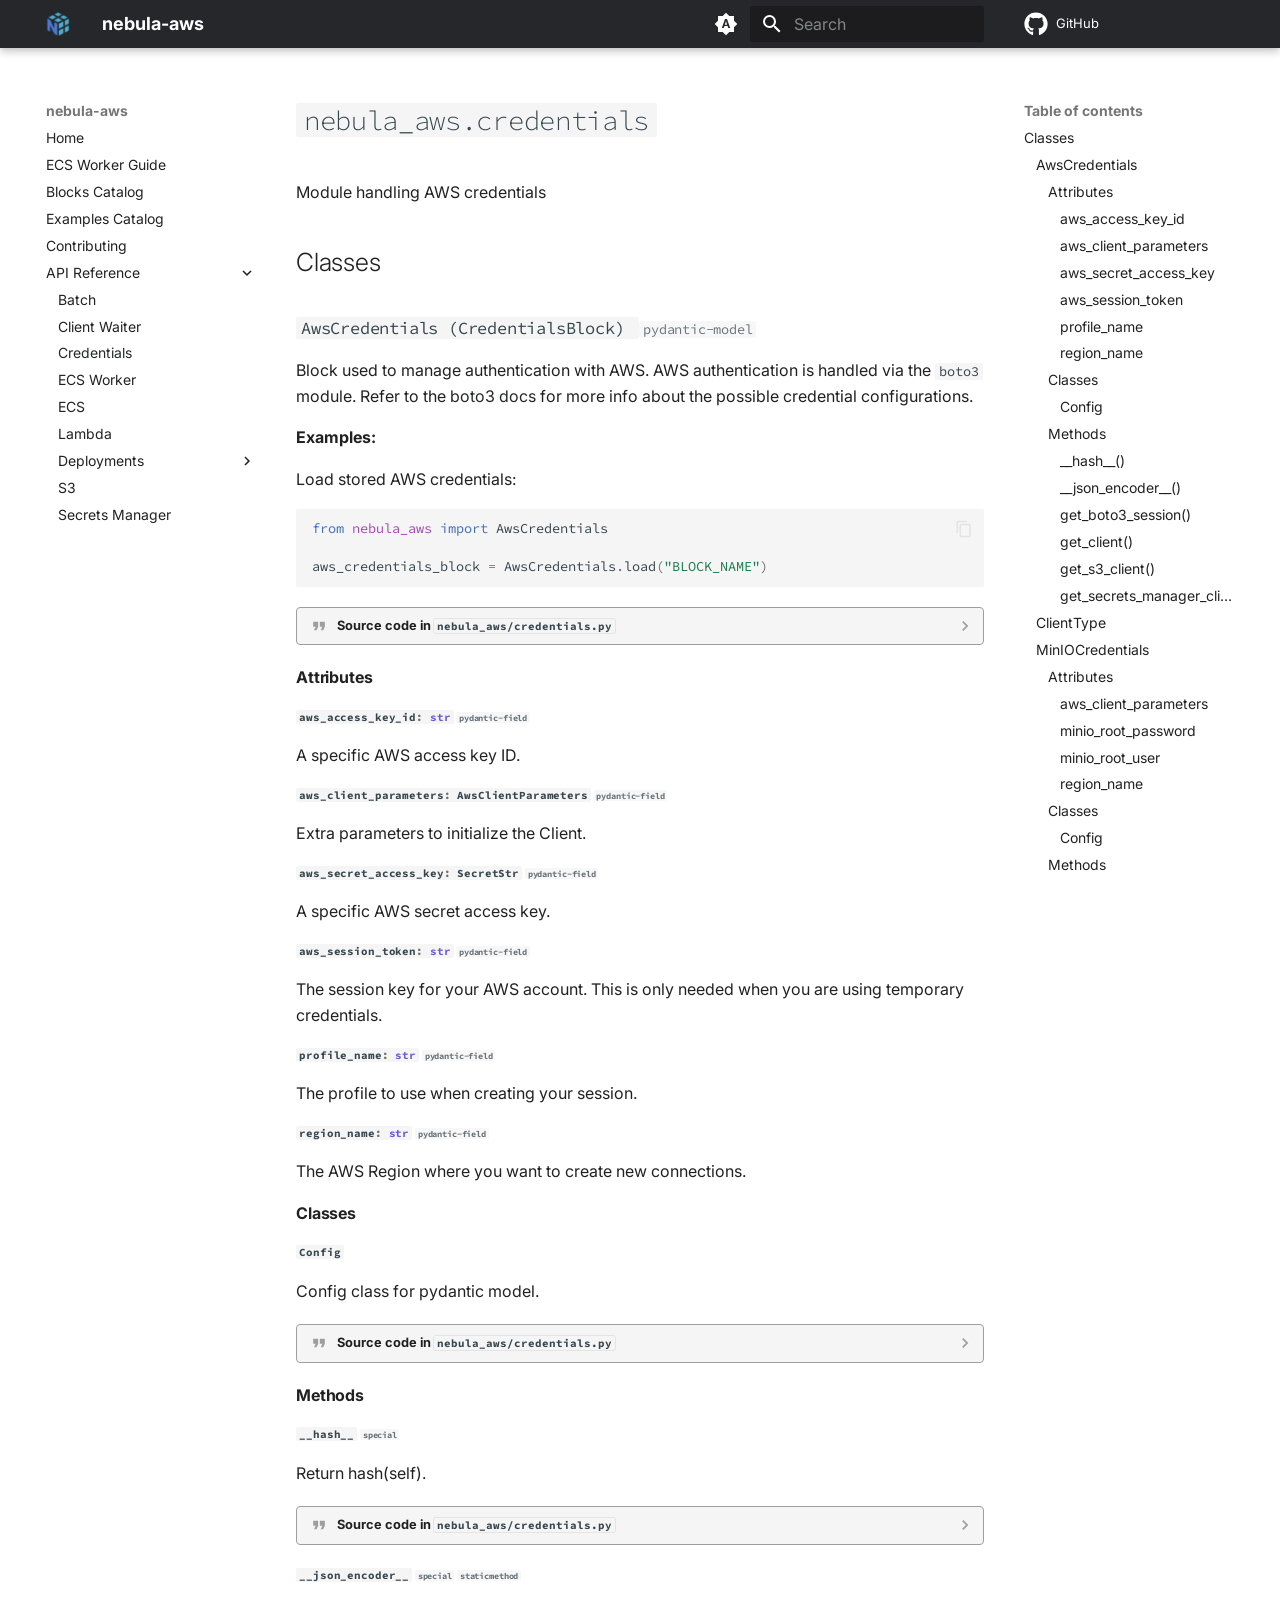
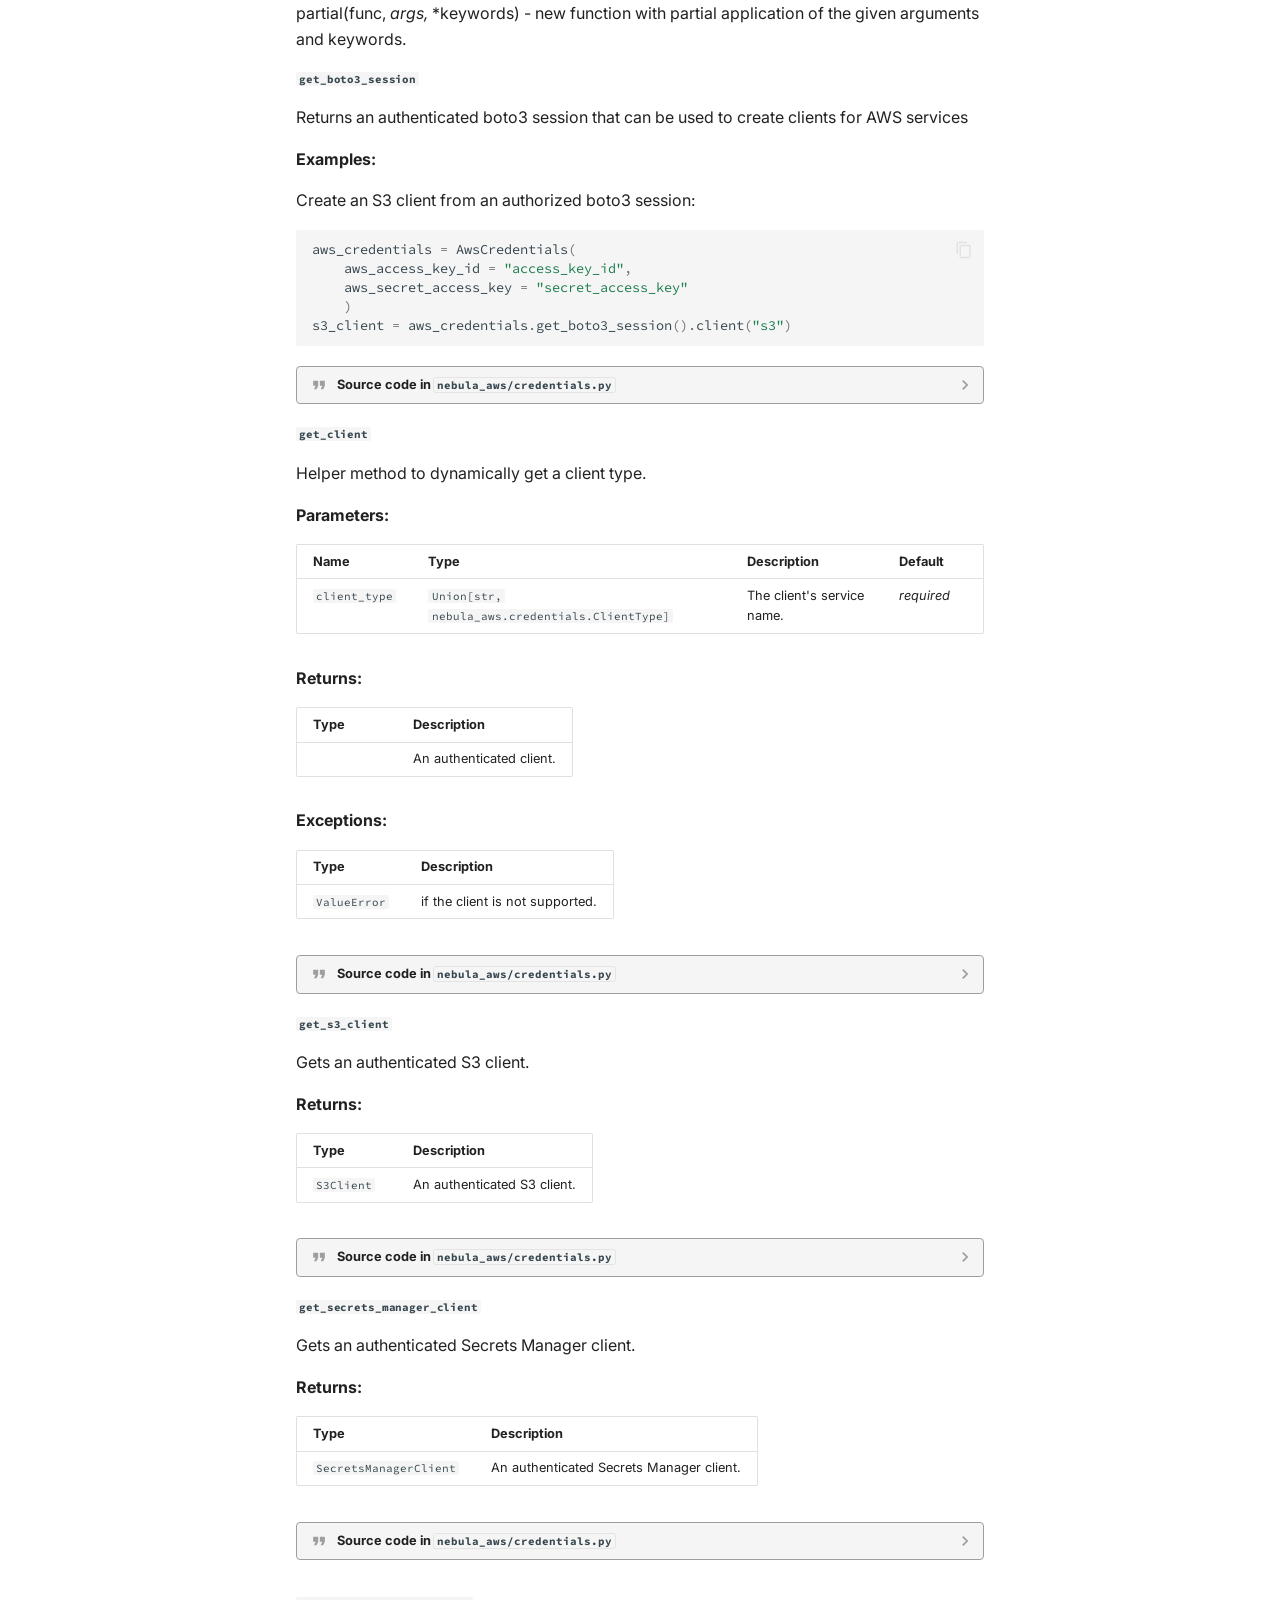
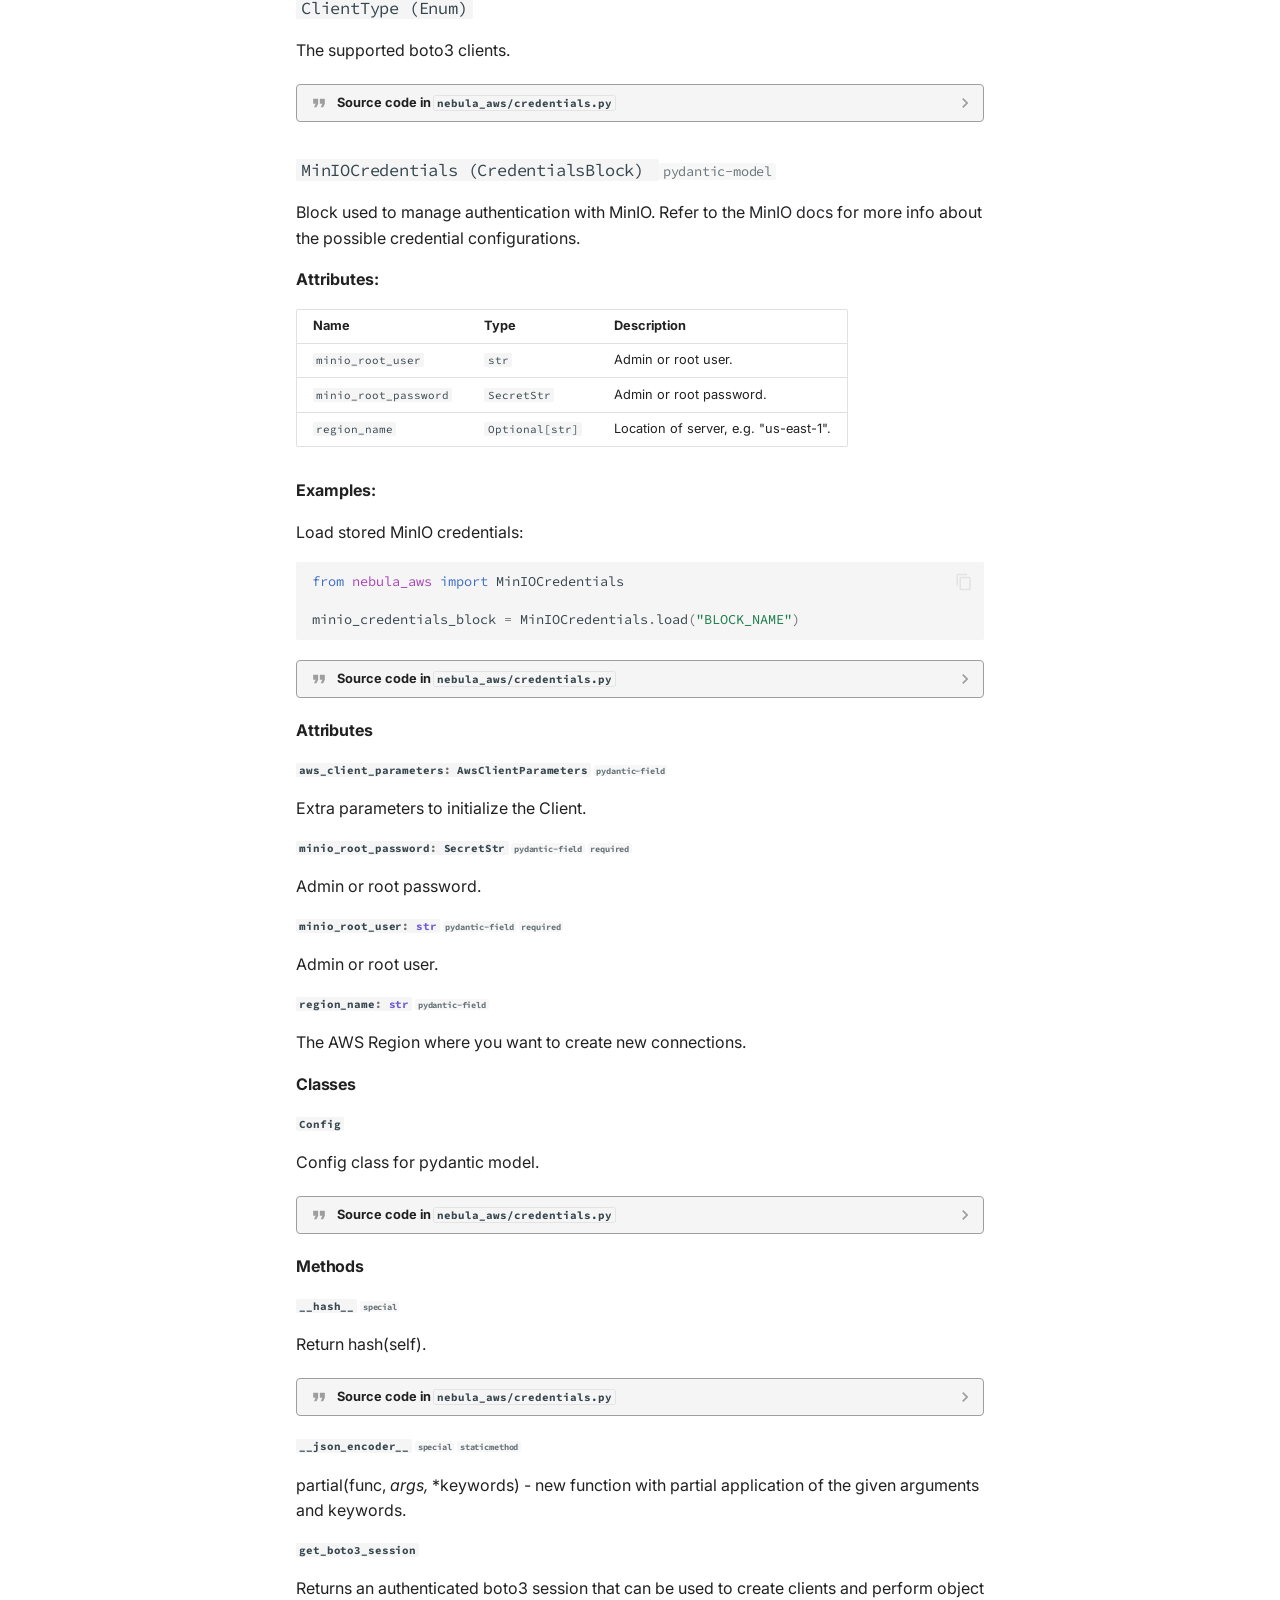
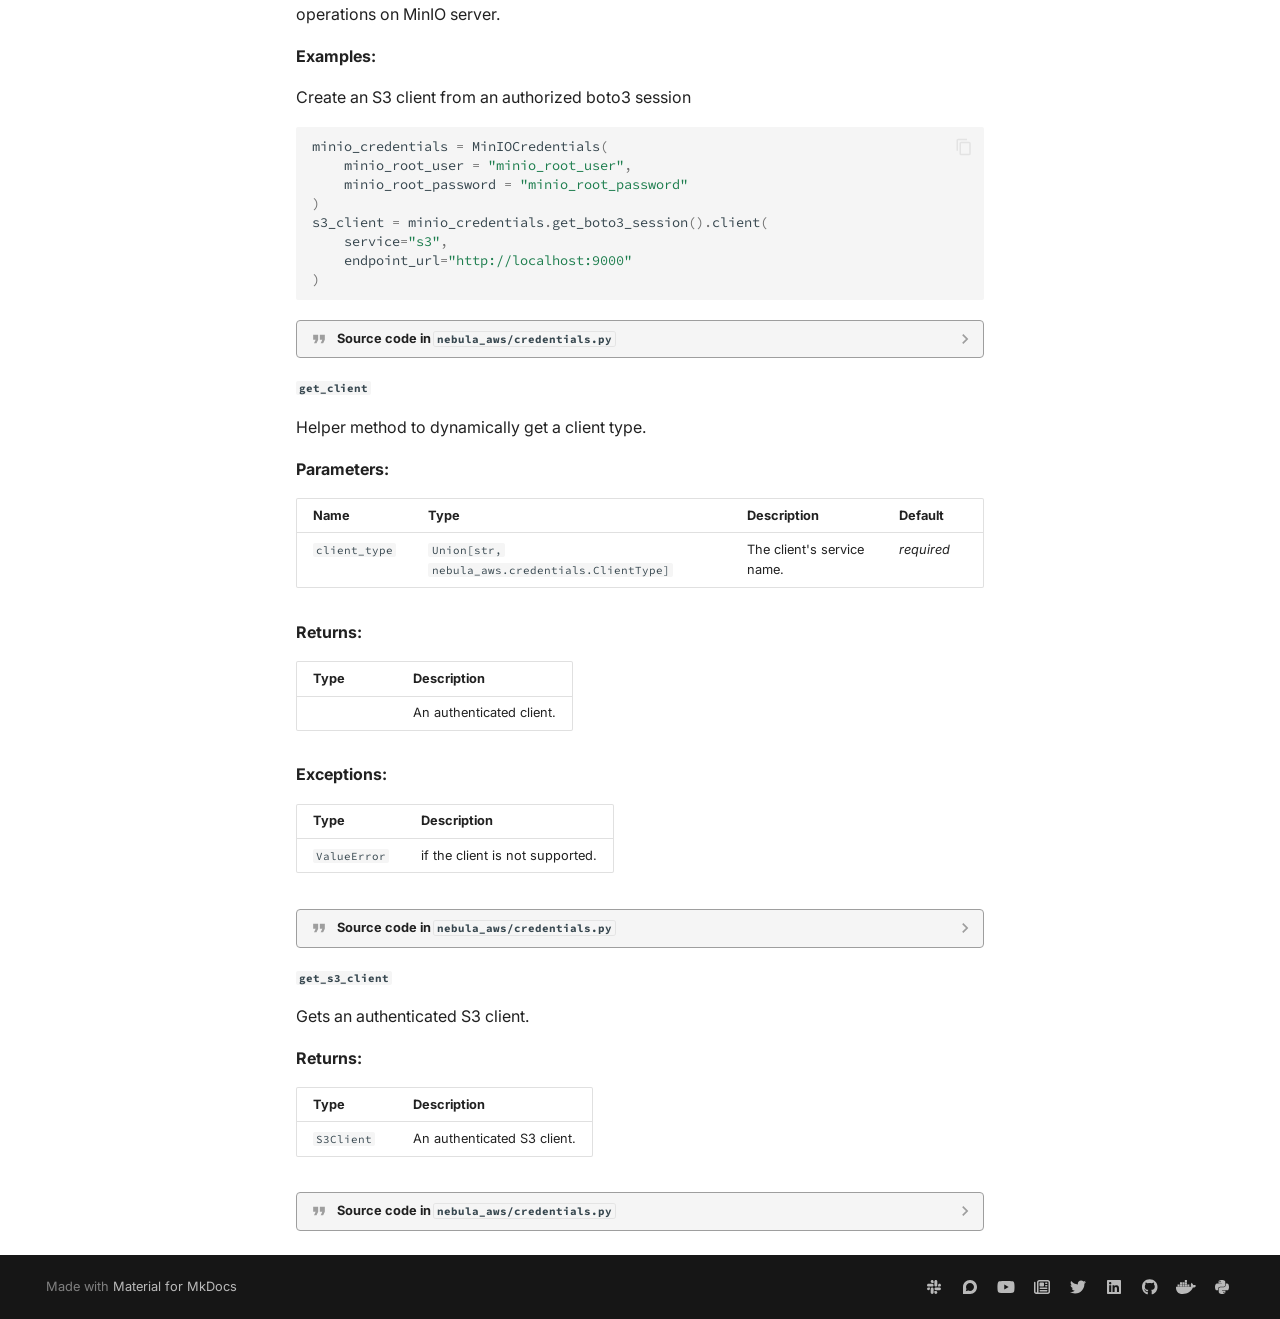
<file: credentials/index.html>
<!doctype html>
<html lang="en" class="no-js">
  <head>
    
      <meta charset="utf-8">
      <meta name="viewport" content="width=device-width,initial-scale=1">
      
        <meta name="description" content="Module handling AWS credentials">
      
      
      
        <link rel="canonical" href="https://kozmoai.github.io/nebula-aws/credentials/">
      
      
        <link rel="prev" href="../client_waiter/">
      
      
        <link rel="next" href="../ecs_worker/">
      
      
      <link rel="icon" href="../img/favicon.ico">
      <meta name="generator" content="mkdocs-1.5.3, mkdocs-material-9.5.15">
    
    
      
        <title>Credentials - nebula-aws</title>
      
    
    
      <link rel="stylesheet" href="../assets/stylesheets/main.7e359304.min.css">
      
        
        <link rel="stylesheet" href="../assets/stylesheets/palette.06af60db.min.css">
      
      


    
    
      
    
    
      
        
        
        <link rel="preconnect" href="https://fonts.gstatic.com" crossorigin>
        <link rel="stylesheet" href="https://fonts.googleapis.com/css?family=Inter:300,300i,400,400i,700,700i%7CSource+Code+Pro:400,400i,700,700i&display=fallback">
        <style>:root{--md-text-font:"Inter";--md-code-font:"Source Code Pro"}</style>
      
    
    
      <link rel="stylesheet" href="../assets/_mkdocstrings.css">
    
      <link rel="stylesheet" href="../stylesheets/extra.css">
    
    <script>__md_scope=new URL("..",location),__md_hash=e=>[...e].reduce((e,_)=>(e<<5)-e+_.charCodeAt(0),0),__md_get=(e,_=localStorage,t=__md_scope)=>JSON.parse(_.getItem(t.pathname+"."+e)),__md_set=(e,_,t=localStorage,a=__md_scope)=>{try{t.setItem(a.pathname+"."+e,JSON.stringify(_))}catch(e){}}</script>
    
      
  


  <!-- Google tag (gtag.js) -->
<script async src="https://www.googletagmanager.com/gtag/js?id=G-8CSMBCQDKN"></script>
<script>
    window.dataLayer = window.dataLayer || [];
    function gtag(){dataLayer.push(arguments);}
    gtag('js', new Date());

    gtag('config', 'G-8CSMBCQDKN');
</script>
<!-- Segment analytics -->
<script>
    !function(){var analytics=window.analytics=window.analytics||[];if(!analytics.initialize)if(analytics.invoked)window.console&&console.error&&console.error("Segment snippet included twice.");else{analytics.invoked=!0;analytics.methods=["trackSubmit","trackClick","trackLink","trackForm","pageview","identify","reset","group","track","ready","alias","debug","page","once","off","on","addSourceMiddleware","addIntegrationMiddleware","setAnonymousId","addDestinationMiddleware"];analytics.factory=function(e){return function(){var t=Array.prototype.slice.call(arguments);t.unshift(e);analytics.push(t);return analytics}};for(var e=0;e<analytics.methods.length;e++){var key=analytics.methods[e];analytics[key]=analytics.factory(key)}analytics.load=function(key,e){var t=document.createElement("script");t.type="text/javascript";t.async=!0;t.src="https://cdn.segment.com/analytics.js/v1/" + key + "/analytics.min.js";var n=document.getElementsByTagName("script")[0];n.parentNode.insertBefore(t,n);analytics._loadOptions=e};analytics._writeKey="xDLAoTXsNYpC4Y6JucKnJ8W1MYBuyAbD";;analytics.SNIPPET_VERSION="4.15.3";
    analytics.load("xDLAoTXsNYpC4Y6JucKnJ8W1MYBuyAbD");
    analytics.page();
    }}();
</script>
  
    <script>"undefined"!=typeof __md_analytics&&__md_analytics()</script>
  

    
    
    
  </head>
  
  
    
    
      
    
    
    
    
    <body dir="ltr" data-md-color-scheme="default" data-md-color-primary="indigo" data-md-color-accent="indigo">
  
    
    <input class="md-toggle" data-md-toggle="drawer" type="checkbox" id="__drawer" autocomplete="off">
    <input class="md-toggle" data-md-toggle="search" type="checkbox" id="__search" autocomplete="off">
    <label class="md-overlay" for="__drawer"></label>
    <div data-md-component="skip">
      
        
        <a href="#nebula_aws.credentials" class="md-skip">
          Skip to content
        </a>
      
    </div>
    <div data-md-component="announce">
      
    </div>
    
    
      

  

<header class="md-header md-header--shadow" data-md-component="header">
  <nav class="md-header__inner md-grid" aria-label="Header">
    <a href=".." title="nebula-aws" class="md-header__button md-logo" aria-label="nebula-aws" data-md-component="logo">
      
  <img src="../img/nebula-logo-mark.png" alt="logo">

    </a>
    <label class="md-header__button md-icon" for="__drawer">
      
      <svg xmlns="http://www.w3.org/2000/svg" viewBox="0 0 24 24"><path d="M3 6h18v2H3V6m0 5h18v2H3v-2m0 5h18v2H3v-2Z"/></svg>
    </label>
    <div class="md-header__title" data-md-component="header-title">
      <div class="md-header__ellipsis">
        <div class="md-header__topic">
          <span class="md-ellipsis">
            nebula-aws
          </span>
        </div>
        <div class="md-header__topic" data-md-component="header-topic">
          <span class="md-ellipsis">
            
              Credentials
            
          </span>
        </div>
      </div>
    </div>
    
      
        <form class="md-header__option" data-md-component="palette">
  
    
    
    
    <input class="md-option" data-md-color-media="(prefers-color-scheme)" data-md-color-scheme="default" data-md-color-primary="indigo" data-md-color-accent="indigo"  aria-label="Switch to light mode"  type="radio" name="__palette" id="__palette_0">
    
      <label class="md-header__button md-icon" title="Switch to light mode" for="__palette_1" hidden>
        <svg xmlns="http://www.w3.org/2000/svg" viewBox="0 0 24 24"><path d="m14.3 16-.7-2h-3.2l-.7 2H7.8L11 7h2l3.2 9h-1.9M20 8.69V4h-4.69L12 .69 8.69 4H4v4.69L.69 12 4 15.31V20h4.69L12 23.31 15.31 20H20v-4.69L23.31 12 20 8.69m-9.15 3.96h2.3L12 9l-1.15 3.65Z"/></svg>
      </label>
    
  
    
    
    
    <input class="md-option" data-md-color-media="(prefers-color-scheme: light)" data-md-color-scheme="default" data-md-color-primary="blue" data-md-color-accent="blue"  aria-label="Switch to dark mode"  type="radio" name="__palette" id="__palette_1">
    
      <label class="md-header__button md-icon" title="Switch to dark mode" for="__palette_2" hidden>
        <svg xmlns="http://www.w3.org/2000/svg" viewBox="0 0 24 24"><path d="M12 7a5 5 0 0 1 5 5 5 5 0 0 1-5 5 5 5 0 0 1-5-5 5 5 0 0 1 5-5m0 2a3 3 0 0 0-3 3 3 3 0 0 0 3 3 3 3 0 0 0 3-3 3 3 0 0 0-3-3m0-7 2.39 3.42C13.65 5.15 12.84 5 12 5c-.84 0-1.65.15-2.39.42L12 2M3.34 7l4.16-.35A7.2 7.2 0 0 0 5.94 8.5c-.44.74-.69 1.5-.83 2.29L3.34 7m.02 10 1.76-3.77a7.131 7.131 0 0 0 2.38 4.14L3.36 17M20.65 7l-1.77 3.79a7.023 7.023 0 0 0-2.38-4.15l4.15.36m-.01 10-4.14.36c.59-.51 1.12-1.14 1.54-1.86.42-.73.69-1.5.83-2.29L20.64 17M12 22l-2.41-3.44c.74.27 1.55.44 2.41.44.82 0 1.63-.17 2.37-.44L12 22Z"/></svg>
      </label>
    
  
    
    
    
    <input class="md-option" data-md-color-media="(prefers-color-scheme: dark)" data-md-color-scheme="slate" data-md-color-primary="blue" data-md-color-accent="blue"  aria-label="Switch to light mode"  type="radio" name="__palette" id="__palette_2">
    
      <label class="md-header__button md-icon" title="Switch to light mode" for="__palette_0" hidden>
        <svg xmlns="http://www.w3.org/2000/svg" viewBox="0 0 24 24"><path d="m17.75 4.09-2.53 1.94.91 3.06-2.63-1.81-2.63 1.81.91-3.06-2.53-1.94L12.44 4l1.06-3 1.06 3 3.19.09m3.5 6.91-1.64 1.25.59 1.98-1.7-1.17-1.7 1.17.59-1.98L15.75 11l2.06-.05L18.5 9l.69 1.95 2.06.05m-2.28 4.95c.83-.08 1.72 1.1 1.19 1.85-.32.45-.66.87-1.08 1.27C15.17 23 8.84 23 4.94 19.07c-3.91-3.9-3.91-10.24 0-14.14.4-.4.82-.76 1.27-1.08.75-.53 1.93.36 1.85 1.19-.27 2.86.69 5.83 2.89 8.02a9.96 9.96 0 0 0 8.02 2.89m-1.64 2.02a12.08 12.08 0 0 1-7.8-3.47c-2.17-2.19-3.33-5-3.49-7.82-2.81 3.14-2.7 7.96.31 10.98 3.02 3.01 7.84 3.12 10.98.31Z"/></svg>
      </label>
    
  
</form>
      
    
    
      <script>var media,input,key,value,palette=__md_get("__palette");if(palette&&palette.color){"(prefers-color-scheme)"===palette.color.media&&(media=matchMedia("(prefers-color-scheme: light)"),input=document.querySelector(media.matches?"[data-md-color-media='(prefers-color-scheme: light)']":"[data-md-color-media='(prefers-color-scheme: dark)']"),palette.color.media=input.getAttribute("data-md-color-media"),palette.color.scheme=input.getAttribute("data-md-color-scheme"),palette.color.primary=input.getAttribute("data-md-color-primary"),palette.color.accent=input.getAttribute("data-md-color-accent"));for([key,value]of Object.entries(palette.color))document.body.setAttribute("data-md-color-"+key,value)}</script>
    
    
    
      <label class="md-header__button md-icon" for="__search">
        
        <svg xmlns="http://www.w3.org/2000/svg" viewBox="0 0 24 24"><path d="M9.5 3A6.5 6.5 0 0 1 16 9.5c0 1.61-.59 3.09-1.56 4.23l.27.27h.79l5 5-1.5 1.5-5-5v-.79l-.27-.27A6.516 6.516 0 0 1 9.5 16 6.5 6.5 0 0 1 3 9.5 6.5 6.5 0 0 1 9.5 3m0 2C7 5 5 7 5 9.5S7 14 9.5 14 14 12 14 9.5 12 5 9.5 5Z"/></svg>
      </label>
      <div class="md-search" data-md-component="search" role="dialog">
  <label class="md-search__overlay" for="__search"></label>
  <div class="md-search__inner" role="search">
    <form class="md-search__form" name="search">
      <input type="text" class="md-search__input" name="query" aria-label="Search" placeholder="Search" autocapitalize="off" autocorrect="off" autocomplete="off" spellcheck="false" data-md-component="search-query" required>
      <label class="md-search__icon md-icon" for="__search">
        
        <svg xmlns="http://www.w3.org/2000/svg" viewBox="0 0 24 24"><path d="M9.5 3A6.5 6.5 0 0 1 16 9.5c0 1.61-.59 3.09-1.56 4.23l.27.27h.79l5 5-1.5 1.5-5-5v-.79l-.27-.27A6.516 6.516 0 0 1 9.5 16 6.5 6.5 0 0 1 3 9.5 6.5 6.5 0 0 1 9.5 3m0 2C7 5 5 7 5 9.5S7 14 9.5 14 14 12 14 9.5 12 5 9.5 5Z"/></svg>
        
        <svg xmlns="http://www.w3.org/2000/svg" viewBox="0 0 24 24"><path d="M20 11v2H8l5.5 5.5-1.42 1.42L4.16 12l7.92-7.92L13.5 5.5 8 11h12Z"/></svg>
      </label>
      <nav class="md-search__options" aria-label="Search">
        
        <button type="reset" class="md-search__icon md-icon" title="Clear" aria-label="Clear" tabindex="-1">
          
          <svg xmlns="http://www.w3.org/2000/svg" viewBox="0 0 24 24"><path d="M19 6.41 17.59 5 12 10.59 6.41 5 5 6.41 10.59 12 5 17.59 6.41 19 12 13.41 17.59 19 19 17.59 13.41 12 19 6.41Z"/></svg>
        </button>
      </nav>
      
    </form>
    <div class="md-search__output">
      <div class="md-search__scrollwrap" data-md-scrollfix>
        <div class="md-search-result" data-md-component="search-result">
          <div class="md-search-result__meta">
            Initializing search
          </div>
          <ol class="md-search-result__list" role="presentation"></ol>
        </div>
      </div>
    </div>
  </div>
</div>
    
    
      <div class="md-header__source">
        <a href="https://github.com/kozmoai/nebula-aws" title="Go to repository" class="md-source" data-md-component="source">
  <div class="md-source__icon md-icon">
    
    <svg xmlns="http://www.w3.org/2000/svg" viewBox="0 0 496 512"><!--! Font Awesome Free 6.5.1 by @fontawesome - https://fontawesome.com License - https://fontawesome.com/license/free (Icons: CC BY 4.0, Fonts: SIL OFL 1.1, Code: MIT License) Copyright 2023 Fonticons, Inc.--><path d="M165.9 397.4c0 2-2.3 3.6-5.2 3.6-3.3.3-5.6-1.3-5.6-3.6 0-2 2.3-3.6 5.2-3.6 3-.3 5.6 1.3 5.6 3.6zm-31.1-4.5c-.7 2 1.3 4.3 4.3 4.9 2.6 1 5.6 0 6.2-2s-1.3-4.3-4.3-5.2c-2.6-.7-5.5.3-6.2 2.3zm44.2-1.7c-2.9.7-4.9 2.6-4.6 4.9.3 2 2.9 3.3 5.9 2.6 2.9-.7 4.9-2.6 4.6-4.6-.3-1.9-3-3.2-5.9-2.9zM244.8 8C106.1 8 0 113.3 0 252c0 110.9 69.8 205.8 169.5 239.2 12.8 2.3 17.3-5.6 17.3-12.1 0-6.2-.3-40.4-.3-61.4 0 0-70 15-84.7-29.8 0 0-11.4-29.1-27.8-36.6 0 0-22.9-15.7 1.6-15.4 0 0 24.9 2 38.6 25.8 21.9 38.6 58.6 27.5 72.9 20.9 2.3-16 8.8-27.1 16-33.7-55.9-6.2-112.3-14.3-112.3-110.5 0-27.5 7.6-41.3 23.6-58.9-2.6-6.5-11.1-33.3 2.6-67.9 20.9-6.5 69 27 69 27 20-5.6 41.5-8.5 62.8-8.5s42.8 2.9 62.8 8.5c0 0 48.1-33.6 69-27 13.7 34.7 5.2 61.4 2.6 67.9 16 17.7 25.8 31.5 25.8 58.9 0 96.5-58.9 104.2-114.8 110.5 9.2 7.9 17 22.9 17 46.4 0 33.7-.3 75.4-.3 83.6 0 6.5 4.6 14.4 17.3 12.1C428.2 457.8 496 362.9 496 252 496 113.3 383.5 8 244.8 8zM97.2 352.9c-1.3 1-1 3.3.7 5.2 1.6 1.6 3.9 2.3 5.2 1 1.3-1 1-3.3-.7-5.2-1.6-1.6-3.9-2.3-5.2-1zm-10.8-8.1c-.7 1.3.3 2.9 2.3 3.9 1.6 1 3.6.7 4.3-.7.7-1.3-.3-2.9-2.3-3.9-2-.6-3.6-.3-4.3.7zm32.4 35.6c-1.6 1.3-1 4.3 1.3 6.2 2.3 2.3 5.2 2.6 6.5 1 1.3-1.3.7-4.3-1.3-6.2-2.2-2.3-5.2-2.6-6.5-1zm-11.4-14.7c-1.6 1-1.6 3.6 0 5.9 1.6 2.3 4.3 3.3 5.6 2.3 1.6-1.3 1.6-3.9 0-6.2-1.4-2.3-4-3.3-5.6-2z"/></svg>
  </div>
  <div class="md-source__repository">
    GitHub
  </div>
</a>
      </div>
    
  </nav>
  
</header>
    
    <div class="md-container" data-md-component="container">
      
      
        
          
        
      
      <main class="md-main" data-md-component="main">
        <div class="md-main__inner md-grid">
          
            
              
              <div class="md-sidebar md-sidebar--primary" data-md-component="sidebar" data-md-type="navigation" >
                <div class="md-sidebar__scrollwrap">
                  <div class="md-sidebar__inner">
                    



<nav class="md-nav md-nav--primary" aria-label="Navigation" data-md-level="0">
  <label class="md-nav__title" for="__drawer">
    <a href=".." title="nebula-aws" class="md-nav__button md-logo" aria-label="nebula-aws" data-md-component="logo">
      
  <img src="../img/nebula-logo-mark.png" alt="logo">

    </a>
    nebula-aws
  </label>
  
    <div class="md-nav__source">
      <a href="https://github.com/kozmoai/nebula-aws" title="Go to repository" class="md-source" data-md-component="source">
  <div class="md-source__icon md-icon">
    
    <svg xmlns="http://www.w3.org/2000/svg" viewBox="0 0 496 512"><!--! Font Awesome Free 6.5.1 by @fontawesome - https://fontawesome.com License - https://fontawesome.com/license/free (Icons: CC BY 4.0, Fonts: SIL OFL 1.1, Code: MIT License) Copyright 2023 Fonticons, Inc.--><path d="M165.9 397.4c0 2-2.3 3.6-5.2 3.6-3.3.3-5.6-1.3-5.6-3.6 0-2 2.3-3.6 5.2-3.6 3-.3 5.6 1.3 5.6 3.6zm-31.1-4.5c-.7 2 1.3 4.3 4.3 4.9 2.6 1 5.6 0 6.2-2s-1.3-4.3-4.3-5.2c-2.6-.7-5.5.3-6.2 2.3zm44.2-1.7c-2.9.7-4.9 2.6-4.6 4.9.3 2 2.9 3.3 5.9 2.6 2.9-.7 4.9-2.6 4.6-4.6-.3-1.9-3-3.2-5.9-2.9zM244.8 8C106.1 8 0 113.3 0 252c0 110.9 69.8 205.8 169.5 239.2 12.8 2.3 17.3-5.6 17.3-12.1 0-6.2-.3-40.4-.3-61.4 0 0-70 15-84.7-29.8 0 0-11.4-29.1-27.8-36.6 0 0-22.9-15.7 1.6-15.4 0 0 24.9 2 38.6 25.8 21.9 38.6 58.6 27.5 72.9 20.9 2.3-16 8.8-27.1 16-33.7-55.9-6.2-112.3-14.3-112.3-110.5 0-27.5 7.6-41.3 23.6-58.9-2.6-6.5-11.1-33.3 2.6-67.9 20.9-6.5 69 27 69 27 20-5.6 41.5-8.5 62.8-8.5s42.8 2.9 62.8 8.5c0 0 48.1-33.6 69-27 13.7 34.7 5.2 61.4 2.6 67.9 16 17.7 25.8 31.5 25.8 58.9 0 96.5-58.9 104.2-114.8 110.5 9.2 7.9 17 22.9 17 46.4 0 33.7-.3 75.4-.3 83.6 0 6.5 4.6 14.4 17.3 12.1C428.2 457.8 496 362.9 496 252 496 113.3 383.5 8 244.8 8zM97.2 352.9c-1.3 1-1 3.3.7 5.2 1.6 1.6 3.9 2.3 5.2 1 1.3-1 1-3.3-.7-5.2-1.6-1.6-3.9-2.3-5.2-1zm-10.8-8.1c-.7 1.3.3 2.9 2.3 3.9 1.6 1 3.6.7 4.3-.7.7-1.3-.3-2.9-2.3-3.9-2-.6-3.6-.3-4.3.7zm32.4 35.6c-1.6 1.3-1 4.3 1.3 6.2 2.3 2.3 5.2 2.6 6.5 1 1.3-1.3.7-4.3-1.3-6.2-2.2-2.3-5.2-2.6-6.5-1zm-11.4-14.7c-1.6 1-1.6 3.6 0 5.9 1.6 2.3 4.3 3.3 5.6 2.3 1.6-1.3 1.6-3.9 0-6.2-1.4-2.3-4-3.3-5.6-2z"/></svg>
  </div>
  <div class="md-source__repository">
    GitHub
  </div>
</a>
    </div>
  
  <ul class="md-nav__list" data-md-scrollfix>
    
      
      
  
  
  
  
    <li class="md-nav__item">
      <a href=".." class="md-nav__link">
        
  
  <span class="md-ellipsis">
    Home
  </span>
  

      </a>
    </li>
  

    
      
      
  
  
  
  
    <li class="md-nav__item">
      <a href="../ecs_guide/" class="md-nav__link">
        
  
  <span class="md-ellipsis">
    ECS Worker Guide
  </span>
  

      </a>
    </li>
  

    
      
      
  
  
  
  
    <li class="md-nav__item">
      <a href="../blocks_catalog/" class="md-nav__link">
        
  
  <span class="md-ellipsis">
    Blocks Catalog
  </span>
  

      </a>
    </li>
  

    
      
      
  
  
  
  
    <li class="md-nav__item">
      <a href="../examples_catalog/" class="md-nav__link">
        
  
  <span class="md-ellipsis">
    Examples Catalog
  </span>
  

      </a>
    </li>
  

    
      
      
  
  
  
  
    <li class="md-nav__item">
      <a href="../contributing/" class="md-nav__link">
        
  
  <span class="md-ellipsis">
    Contributing
  </span>
  

      </a>
    </li>
  

    
      
      
  
  
    
  
  
  
    
    
    
    
    <li class="md-nav__item md-nav__item--active md-nav__item--nested">
      
        
        
        <input class="md-nav__toggle md-toggle " type="checkbox" id="__nav_6" checked>
        
          
          <label class="md-nav__link" for="__nav_6" id="__nav_6_label" tabindex="0">
            
  
  <span class="md-ellipsis">
    API Reference
  </span>
  

            <span class="md-nav__icon md-icon"></span>
          </label>
        
        <nav class="md-nav" data-md-level="1" aria-labelledby="__nav_6_label" aria-expanded="true">
          <label class="md-nav__title" for="__nav_6">
            <span class="md-nav__icon md-icon"></span>
            API Reference
          </label>
          <ul class="md-nav__list" data-md-scrollfix>
            
              
                
  
  
  
  
    <li class="md-nav__item">
      <a href="../batch/" class="md-nav__link">
        
  
  <span class="md-ellipsis">
    Batch
  </span>
  

      </a>
    </li>
  

              
            
              
                
  
  
  
  
    <li class="md-nav__item">
      <a href="../client_waiter/" class="md-nav__link">
        
  
  <span class="md-ellipsis">
    Client Waiter
  </span>
  

      </a>
    </li>
  

              
            
              
                
  
  
    
  
  
  
    <li class="md-nav__item md-nav__item--active">
      
      <input class="md-nav__toggle md-toggle" type="checkbox" id="__toc">
      
      
        
      
      
        <label class="md-nav__link md-nav__link--active" for="__toc">
          
  
  <span class="md-ellipsis">
    Credentials
  </span>
  

          <span class="md-nav__icon md-icon"></span>
        </label>
      
      <a href="./" class="md-nav__link md-nav__link--active">
        
  
  <span class="md-ellipsis">
    Credentials
  </span>
  

      </a>
      
        

<nav class="md-nav md-nav--secondary" aria-label="Table of contents">
  
  
  
    
  
  
    <label class="md-nav__title" for="__toc">
      <span class="md-nav__icon md-icon"></span>
      Table of contents
    </label>
    <ul class="md-nav__list" data-md-component="toc" data-md-scrollfix>
      
        <li class="md-nav__item">
  <a href="#nebula_aws.credentials-classes" class="md-nav__link">
    <span class="md-ellipsis">
      Classes
    </span>
  </a>
  
    <nav class="md-nav" aria-label="Classes">
      <ul class="md-nav__list">
        
          <li class="md-nav__item">
  <a href="#nebula_aws.credentials.AwsCredentials" class="md-nav__link">
    <span class="md-ellipsis">
      AwsCredentials
    </span>
  </a>
  
    <nav class="md-nav" aria-label="AwsCredentials">
      <ul class="md-nav__list">
        
          <li class="md-nav__item">
  <a href="#nebula_aws.credentials.AwsCredentials-attributes" class="md-nav__link">
    <span class="md-ellipsis">
      Attributes
    </span>
  </a>
  
    <nav class="md-nav" aria-label="Attributes">
      <ul class="md-nav__list">
        
          <li class="md-nav__item">
  <a href="#nebula_aws.credentials.AwsCredentials.aws_access_key_id" class="md-nav__link">
    <span class="md-ellipsis">
      aws_access_key_id
    </span>
  </a>
  
</li>
        
          <li class="md-nav__item">
  <a href="#nebula_aws.credentials.AwsCredentials.aws_client_parameters" class="md-nav__link">
    <span class="md-ellipsis">
      aws_client_parameters
    </span>
  </a>
  
</li>
        
          <li class="md-nav__item">
  <a href="#nebula_aws.credentials.AwsCredentials.aws_secret_access_key" class="md-nav__link">
    <span class="md-ellipsis">
      aws_secret_access_key
    </span>
  </a>
  
</li>
        
          <li class="md-nav__item">
  <a href="#nebula_aws.credentials.AwsCredentials.aws_session_token" class="md-nav__link">
    <span class="md-ellipsis">
      aws_session_token
    </span>
  </a>
  
</li>
        
          <li class="md-nav__item">
  <a href="#nebula_aws.credentials.AwsCredentials.profile_name" class="md-nav__link">
    <span class="md-ellipsis">
      profile_name
    </span>
  </a>
  
</li>
        
          <li class="md-nav__item">
  <a href="#nebula_aws.credentials.AwsCredentials.region_name" class="md-nav__link">
    <span class="md-ellipsis">
      region_name
    </span>
  </a>
  
</li>
        
      </ul>
    </nav>
  
</li>
        
          <li class="md-nav__item">
  <a href="#nebula_aws.credentials.AwsCredentials-classes" class="md-nav__link">
    <span class="md-ellipsis">
      Classes
    </span>
  </a>
  
    <nav class="md-nav" aria-label="Classes">
      <ul class="md-nav__list">
        
          <li class="md-nav__item">
  <a href="#nebula_aws.credentials.AwsCredentials.Config" class="md-nav__link">
    <span class="md-ellipsis">
      Config
    </span>
  </a>
  
</li>
        
      </ul>
    </nav>
  
</li>
        
          <li class="md-nav__item">
  <a href="#nebula_aws.credentials.AwsCredentials-methods" class="md-nav__link">
    <span class="md-ellipsis">
      Methods
    </span>
  </a>
  
    <nav class="md-nav" aria-label="Methods">
      <ul class="md-nav__list">
        
          <li class="md-nav__item">
  <a href="#nebula_aws.credentials.AwsCredentials.__hash__" class="md-nav__link">
    <span class="md-ellipsis">
      __hash__()
    </span>
  </a>
  
</li>
        
          <li class="md-nav__item">
  <a href="#nebula_aws.credentials.AwsCredentials.__json_encoder__" class="md-nav__link">
    <span class="md-ellipsis">
      __json_encoder__()
    </span>
  </a>
  
</li>
        
          <li class="md-nav__item">
  <a href="#nebula_aws.credentials.AwsCredentials.get_boto3_session" class="md-nav__link">
    <span class="md-ellipsis">
      get_boto3_session()
    </span>
  </a>
  
</li>
        
          <li class="md-nav__item">
  <a href="#nebula_aws.credentials.AwsCredentials.get_client" class="md-nav__link">
    <span class="md-ellipsis">
      get_client()
    </span>
  </a>
  
</li>
        
          <li class="md-nav__item">
  <a href="#nebula_aws.credentials.AwsCredentials.get_s3_client" class="md-nav__link">
    <span class="md-ellipsis">
      get_s3_client()
    </span>
  </a>
  
</li>
        
          <li class="md-nav__item">
  <a href="#nebula_aws.credentials.AwsCredentials.get_secrets_manager_client" class="md-nav__link">
    <span class="md-ellipsis">
      get_secrets_manager_client()
    </span>
  </a>
  
</li>
        
      </ul>
    </nav>
  
</li>
        
      </ul>
    </nav>
  
</li>
        
          <li class="md-nav__item">
  <a href="#nebula_aws.credentials.ClientType" class="md-nav__link">
    <span class="md-ellipsis">
      ClientType
    </span>
  </a>
  
</li>
        
          <li class="md-nav__item">
  <a href="#nebula_aws.credentials.MinIOCredentials" class="md-nav__link">
    <span class="md-ellipsis">
      MinIOCredentials
    </span>
  </a>
  
    <nav class="md-nav" aria-label="MinIOCredentials">
      <ul class="md-nav__list">
        
          <li class="md-nav__item">
  <a href="#nebula_aws.credentials.MinIOCredentials-attributes" class="md-nav__link">
    <span class="md-ellipsis">
      Attributes
    </span>
  </a>
  
    <nav class="md-nav" aria-label="Attributes">
      <ul class="md-nav__list">
        
          <li class="md-nav__item">
  <a href="#nebula_aws.credentials.MinIOCredentials.aws_client_parameters" class="md-nav__link">
    <span class="md-ellipsis">
      aws_client_parameters
    </span>
  </a>
  
</li>
        
          <li class="md-nav__item">
  <a href="#nebula_aws.credentials.MinIOCredentials.minio_root_password" class="md-nav__link">
    <span class="md-ellipsis">
      minio_root_password
    </span>
  </a>
  
</li>
        
          <li class="md-nav__item">
  <a href="#nebula_aws.credentials.MinIOCredentials.minio_root_user" class="md-nav__link">
    <span class="md-ellipsis">
      minio_root_user
    </span>
  </a>
  
</li>
        
          <li class="md-nav__item">
  <a href="#nebula_aws.credentials.MinIOCredentials.region_name" class="md-nav__link">
    <span class="md-ellipsis">
      region_name
    </span>
  </a>
  
</li>
        
      </ul>
    </nav>
  
</li>
        
          <li class="md-nav__item">
  <a href="#nebula_aws.credentials.MinIOCredentials-classes" class="md-nav__link">
    <span class="md-ellipsis">
      Classes
    </span>
  </a>
  
    <nav class="md-nav" aria-label="Classes">
      <ul class="md-nav__list">
        
          <li class="md-nav__item">
  <a href="#nebula_aws.credentials.MinIOCredentials.Config" class="md-nav__link">
    <span class="md-ellipsis">
      Config
    </span>
  </a>
  
</li>
        
      </ul>
    </nav>
  
</li>
        
          <li class="md-nav__item">
  <a href="#nebula_aws.credentials.MinIOCredentials-methods" class="md-nav__link">
    <span class="md-ellipsis">
      Methods
    </span>
  </a>
  
    <nav class="md-nav" aria-label="Methods">
      <ul class="md-nav__list">
        
          <li class="md-nav__item">
  <a href="#nebula_aws.credentials.MinIOCredentials.__hash__" class="md-nav__link">
    <span class="md-ellipsis">
      __hash__()
    </span>
  </a>
  
</li>
        
          <li class="md-nav__item">
  <a href="#nebula_aws.credentials.MinIOCredentials.__json_encoder__" class="md-nav__link">
    <span class="md-ellipsis">
      __json_encoder__()
    </span>
  </a>
  
</li>
        
          <li class="md-nav__item">
  <a href="#nebula_aws.credentials.MinIOCredentials.get_boto3_session" class="md-nav__link">
    <span class="md-ellipsis">
      get_boto3_session()
    </span>
  </a>
  
</li>
        
          <li class="md-nav__item">
  <a href="#nebula_aws.credentials.MinIOCredentials.get_client" class="md-nav__link">
    <span class="md-ellipsis">
      get_client()
    </span>
  </a>
  
</li>
        
          <li class="md-nav__item">
  <a href="#nebula_aws.credentials.MinIOCredentials.get_s3_client" class="md-nav__link">
    <span class="md-ellipsis">
      get_s3_client()
    </span>
  </a>
  
</li>
        
      </ul>
    </nav>
  
</li>
        
      </ul>
    </nav>
  
</li>
        
      </ul>
    </nav>
  
</li>
      
    </ul>
  
</nav>
      
    </li>
  

              
            
              
                
  
  
  
  
    <li class="md-nav__item">
      <a href="../ecs_worker/" class="md-nav__link">
        
  
  <span class="md-ellipsis">
    ECS Worker
  </span>
  

      </a>
    </li>
  

              
            
              
                
  
  
  
  
    <li class="md-nav__item">
      <a href="../ecs/" class="md-nav__link">
        
  
  <span class="md-ellipsis">
    ECS
  </span>
  

      </a>
    </li>
  

              
            
              
                
  
  
  
  
    <li class="md-nav__item">
      <a href="../lambda_function/" class="md-nav__link">
        
  
  <span class="md-ellipsis">
    Lambda
  </span>
  

      </a>
    </li>
  

              
            
              
                
  
  
  
  
    
    
    
    
    <li class="md-nav__item md-nav__item--nested">
      
        
        
        <input class="md-nav__toggle md-toggle " type="checkbox" id="__nav_6_7" >
        
          
          <label class="md-nav__link" for="__nav_6_7" id="__nav_6_7_label" tabindex="0">
            
  
  <span class="md-ellipsis">
    Deployments
  </span>
  

            <span class="md-nav__icon md-icon"></span>
          </label>
        
        <nav class="md-nav" data-md-level="2" aria-labelledby="__nav_6_7_label" aria-expanded="false">
          <label class="md-nav__title" for="__nav_6_7">
            <span class="md-nav__icon md-icon"></span>
            Deployments
          </label>
          <ul class="md-nav__list" data-md-scrollfix>
            
              
                
  
  
  
  
    <li class="md-nav__item">
      <a href="../deployments/steps/" class="md-nav__link">
        
  
  <span class="md-ellipsis">
    Steps
  </span>
  

      </a>
    </li>
  

              
            
          </ul>
        </nav>
      
    </li>
  

              
            
              
                
  
  
  
  
    <li class="md-nav__item">
      <a href="../s3/" class="md-nav__link">
        
  
  <span class="md-ellipsis">
    S3
  </span>
  

      </a>
    </li>
  

              
            
              
                
  
  
  
  
    <li class="md-nav__item">
      <a href="../secrets_manager/" class="md-nav__link">
        
  
  <span class="md-ellipsis">
    Secrets Manager
  </span>
  

      </a>
    </li>
  

              
            
          </ul>
        </nav>
      
    </li>
  

    
  </ul>
</nav>
                  </div>
                </div>
              </div>
            
            
              
              <div class="md-sidebar md-sidebar--secondary" data-md-component="sidebar" data-md-type="toc" >
                <div class="md-sidebar__scrollwrap">
                  <div class="md-sidebar__inner">
                    

<nav class="md-nav md-nav--secondary" aria-label="Table of contents">
  
  
  
    
  
  
    <label class="md-nav__title" for="__toc">
      <span class="md-nav__icon md-icon"></span>
      Table of contents
    </label>
    <ul class="md-nav__list" data-md-component="toc" data-md-scrollfix>
      
        <li class="md-nav__item">
  <a href="#nebula_aws.credentials-classes" class="md-nav__link">
    <span class="md-ellipsis">
      Classes
    </span>
  </a>
  
    <nav class="md-nav" aria-label="Classes">
      <ul class="md-nav__list">
        
          <li class="md-nav__item">
  <a href="#nebula_aws.credentials.AwsCredentials" class="md-nav__link">
    <span class="md-ellipsis">
      AwsCredentials
    </span>
  </a>
  
    <nav class="md-nav" aria-label="AwsCredentials">
      <ul class="md-nav__list">
        
          <li class="md-nav__item">
  <a href="#nebula_aws.credentials.AwsCredentials-attributes" class="md-nav__link">
    <span class="md-ellipsis">
      Attributes
    </span>
  </a>
  
    <nav class="md-nav" aria-label="Attributes">
      <ul class="md-nav__list">
        
          <li class="md-nav__item">
  <a href="#nebula_aws.credentials.AwsCredentials.aws_access_key_id" class="md-nav__link">
    <span class="md-ellipsis">
      aws_access_key_id
    </span>
  </a>
  
</li>
        
          <li class="md-nav__item">
  <a href="#nebula_aws.credentials.AwsCredentials.aws_client_parameters" class="md-nav__link">
    <span class="md-ellipsis">
      aws_client_parameters
    </span>
  </a>
  
</li>
        
          <li class="md-nav__item">
  <a href="#nebula_aws.credentials.AwsCredentials.aws_secret_access_key" class="md-nav__link">
    <span class="md-ellipsis">
      aws_secret_access_key
    </span>
  </a>
  
</li>
        
          <li class="md-nav__item">
  <a href="#nebula_aws.credentials.AwsCredentials.aws_session_token" class="md-nav__link">
    <span class="md-ellipsis">
      aws_session_token
    </span>
  </a>
  
</li>
        
          <li class="md-nav__item">
  <a href="#nebula_aws.credentials.AwsCredentials.profile_name" class="md-nav__link">
    <span class="md-ellipsis">
      profile_name
    </span>
  </a>
  
</li>
        
          <li class="md-nav__item">
  <a href="#nebula_aws.credentials.AwsCredentials.region_name" class="md-nav__link">
    <span class="md-ellipsis">
      region_name
    </span>
  </a>
  
</li>
        
      </ul>
    </nav>
  
</li>
        
          <li class="md-nav__item">
  <a href="#nebula_aws.credentials.AwsCredentials-classes" class="md-nav__link">
    <span class="md-ellipsis">
      Classes
    </span>
  </a>
  
    <nav class="md-nav" aria-label="Classes">
      <ul class="md-nav__list">
        
          <li class="md-nav__item">
  <a href="#nebula_aws.credentials.AwsCredentials.Config" class="md-nav__link">
    <span class="md-ellipsis">
      Config
    </span>
  </a>
  
</li>
        
      </ul>
    </nav>
  
</li>
        
          <li class="md-nav__item">
  <a href="#nebula_aws.credentials.AwsCredentials-methods" class="md-nav__link">
    <span class="md-ellipsis">
      Methods
    </span>
  </a>
  
    <nav class="md-nav" aria-label="Methods">
      <ul class="md-nav__list">
        
          <li class="md-nav__item">
  <a href="#nebula_aws.credentials.AwsCredentials.__hash__" class="md-nav__link">
    <span class="md-ellipsis">
      __hash__()
    </span>
  </a>
  
</li>
        
          <li class="md-nav__item">
  <a href="#nebula_aws.credentials.AwsCredentials.__json_encoder__" class="md-nav__link">
    <span class="md-ellipsis">
      __json_encoder__()
    </span>
  </a>
  
</li>
        
          <li class="md-nav__item">
  <a href="#nebula_aws.credentials.AwsCredentials.get_boto3_session" class="md-nav__link">
    <span class="md-ellipsis">
      get_boto3_session()
    </span>
  </a>
  
</li>
        
          <li class="md-nav__item">
  <a href="#nebula_aws.credentials.AwsCredentials.get_client" class="md-nav__link">
    <span class="md-ellipsis">
      get_client()
    </span>
  </a>
  
</li>
        
          <li class="md-nav__item">
  <a href="#nebula_aws.credentials.AwsCredentials.get_s3_client" class="md-nav__link">
    <span class="md-ellipsis">
      get_s3_client()
    </span>
  </a>
  
</li>
        
          <li class="md-nav__item">
  <a href="#nebula_aws.credentials.AwsCredentials.get_secrets_manager_client" class="md-nav__link">
    <span class="md-ellipsis">
      get_secrets_manager_client()
    </span>
  </a>
  
</li>
        
      </ul>
    </nav>
  
</li>
        
      </ul>
    </nav>
  
</li>
        
          <li class="md-nav__item">
  <a href="#nebula_aws.credentials.ClientType" class="md-nav__link">
    <span class="md-ellipsis">
      ClientType
    </span>
  </a>
  
</li>
        
          <li class="md-nav__item">
  <a href="#nebula_aws.credentials.MinIOCredentials" class="md-nav__link">
    <span class="md-ellipsis">
      MinIOCredentials
    </span>
  </a>
  
    <nav class="md-nav" aria-label="MinIOCredentials">
      <ul class="md-nav__list">
        
          <li class="md-nav__item">
  <a href="#nebula_aws.credentials.MinIOCredentials-attributes" class="md-nav__link">
    <span class="md-ellipsis">
      Attributes
    </span>
  </a>
  
    <nav class="md-nav" aria-label="Attributes">
      <ul class="md-nav__list">
        
          <li class="md-nav__item">
  <a href="#nebula_aws.credentials.MinIOCredentials.aws_client_parameters" class="md-nav__link">
    <span class="md-ellipsis">
      aws_client_parameters
    </span>
  </a>
  
</li>
        
          <li class="md-nav__item">
  <a href="#nebula_aws.credentials.MinIOCredentials.minio_root_password" class="md-nav__link">
    <span class="md-ellipsis">
      minio_root_password
    </span>
  </a>
  
</li>
        
          <li class="md-nav__item">
  <a href="#nebula_aws.credentials.MinIOCredentials.minio_root_user" class="md-nav__link">
    <span class="md-ellipsis">
      minio_root_user
    </span>
  </a>
  
</li>
        
          <li class="md-nav__item">
  <a href="#nebula_aws.credentials.MinIOCredentials.region_name" class="md-nav__link">
    <span class="md-ellipsis">
      region_name
    </span>
  </a>
  
</li>
        
      </ul>
    </nav>
  
</li>
        
          <li class="md-nav__item">
  <a href="#nebula_aws.credentials.MinIOCredentials-classes" class="md-nav__link">
    <span class="md-ellipsis">
      Classes
    </span>
  </a>
  
    <nav class="md-nav" aria-label="Classes">
      <ul class="md-nav__list">
        
          <li class="md-nav__item">
  <a href="#nebula_aws.credentials.MinIOCredentials.Config" class="md-nav__link">
    <span class="md-ellipsis">
      Config
    </span>
  </a>
  
</li>
        
      </ul>
    </nav>
  
</li>
        
          <li class="md-nav__item">
  <a href="#nebula_aws.credentials.MinIOCredentials-methods" class="md-nav__link">
    <span class="md-ellipsis">
      Methods
    </span>
  </a>
  
    <nav class="md-nav" aria-label="Methods">
      <ul class="md-nav__list">
        
          <li class="md-nav__item">
  <a href="#nebula_aws.credentials.MinIOCredentials.__hash__" class="md-nav__link">
    <span class="md-ellipsis">
      __hash__()
    </span>
  </a>
  
</li>
        
          <li class="md-nav__item">
  <a href="#nebula_aws.credentials.MinIOCredentials.__json_encoder__" class="md-nav__link">
    <span class="md-ellipsis">
      __json_encoder__()
    </span>
  </a>
  
</li>
        
          <li class="md-nav__item">
  <a href="#nebula_aws.credentials.MinIOCredentials.get_boto3_session" class="md-nav__link">
    <span class="md-ellipsis">
      get_boto3_session()
    </span>
  </a>
  
</li>
        
          <li class="md-nav__item">
  <a href="#nebula_aws.credentials.MinIOCredentials.get_client" class="md-nav__link">
    <span class="md-ellipsis">
      get_client()
    </span>
  </a>
  
</li>
        
          <li class="md-nav__item">
  <a href="#nebula_aws.credentials.MinIOCredentials.get_s3_client" class="md-nav__link">
    <span class="md-ellipsis">
      get_s3_client()
    </span>
  </a>
  
</li>
        
      </ul>
    </nav>
  
</li>
        
      </ul>
    </nav>
  
</li>
        
      </ul>
    </nav>
  
</li>
      
    </ul>
  
</nav>
                  </div>
                </div>
              </div>
            
          
          
            <div class="md-content" data-md-component="content">
              <article class="md-content__inner md-typeset">
                
                  

  
  


<div class="doc doc-object doc-module">



<h1 id="nebula_aws.credentials" class="doc doc-heading">
        <code>nebula_aws.credentials</code>



</h1>

    <div class="doc doc-contents first">

      <p>Module handling AWS credentials</p>



  <div class="doc doc-children">





<h2 id="nebula_aws.credentials-classes">Classes</h2>

  <div class="doc doc-object doc-class">



<h3 id="nebula_aws.credentials.AwsCredentials" class="doc doc-heading">
        <code>
AwsCredentials            (<span title="nebula.blocks.abstract.CredentialsBlock">CredentialsBlock</span>)
        </code>


  <span class="doc doc-properties">
      <small class="doc doc-property doc-property-pydantic-model"><code>pydantic-model</code></small>
  </span>

</h3>

    <div class="doc doc-contents ">

      <p>Block used to manage authentication with AWS. AWS authentication is
handled via the <code>boto3</code> module. Refer to the
<a href="https://boto3.amazonaws.com/v1/documentation/api/latest/guide/credentials.html">boto3 docs</a>
for more info about the possible credential configurations.</p>

<p><strong>Examples:</strong></p>
    <p>Load stored AWS credentials:
<div class="highlight"><pre><span></span><code><span class="kn">from</span> <span class="nn">nebula_aws</span> <span class="kn">import</span> <span class="n">AwsCredentials</span>

<span class="n">aws_credentials_block</span> <span class="o">=</span> <span class="n">AwsCredentials</span><span class="o">.</span><span class="n">load</span><span class="p">(</span><span class="s2">&quot;BLOCK_NAME&quot;</span><span class="p">)</span>
</code></pre></div></p>

        <details class="quote">
          <summary>Source code in <code>nebula_aws/credentials.py</code></summary>
          <div class="highlight"><pre><span></span><code><span class="k">class</span> <span class="nc">AwsCredentials</span><span class="p">(</span><span class="n">CredentialsBlock</span><span class="p">):</span>
<span class="w">    </span><span class="sd">&quot;&quot;&quot;</span>
<span class="sd">    Block used to manage authentication with AWS. AWS authentication is</span>
<span class="sd">    handled via the `boto3` module. Refer to the</span>
<span class="sd">    [boto3 docs](https://boto3.amazonaws.com/v1/documentation/api/latest/guide/credentials.html)</span>
<span class="sd">    for more info about the possible credential configurations.</span>

<span class="sd">    Example:</span>
<span class="sd">        Load stored AWS credentials:</span>
<span class="sd">        ```python</span>
<span class="sd">        from nebula_aws import AwsCredentials</span>

<span class="sd">        aws_credentials_block = AwsCredentials.load(&quot;BLOCK_NAME&quot;)</span>
<span class="sd">        ```</span>
<span class="sd">    &quot;&quot;&quot;</span>  <span class="c1"># noqa E501</span>

    <span class="n">_logo_url</span> <span class="o">=</span> <span class="s2">&quot;https://cdn.sanity.io/images/3ugk85nk/production/d74b16fe84ce626345adf235a47008fea2869a60-225x225.png&quot;</span>  <span class="c1"># noqa</span>
    <span class="n">_block_type_name</span> <span class="o">=</span> <span class="s2">&quot;AWS Credentials&quot;</span>
    <span class="n">_documentation_url</span> <span class="o">=</span> <span class="s2">&quot;https://kozmoai.github.io/nebula-aws/credentials/#nebula_aws.credentials.AwsCredentials&quot;</span>  <span class="c1"># noqa</span>

    <span class="n">aws_access_key_id</span><span class="p">:</span> <span class="n">Optional</span><span class="p">[</span><span class="nb">str</span><span class="p">]</span> <span class="o">=</span> <span class="n">Field</span><span class="p">(</span>
        <span class="n">default</span><span class="o">=</span><span class="kc">None</span><span class="p">,</span>
        <span class="n">description</span><span class="o">=</span><span class="s2">&quot;A specific AWS access key ID.&quot;</span><span class="p">,</span>
        <span class="n">title</span><span class="o">=</span><span class="s2">&quot;AWS Access Key ID&quot;</span><span class="p">,</span>
    <span class="p">)</span>
    <span class="n">aws_secret_access_key</span><span class="p">:</span> <span class="n">Optional</span><span class="p">[</span><span class="n">SecretStr</span><span class="p">]</span> <span class="o">=</span> <span class="n">Field</span><span class="p">(</span>
        <span class="n">default</span><span class="o">=</span><span class="kc">None</span><span class="p">,</span>
        <span class="n">description</span><span class="o">=</span><span class="s2">&quot;A specific AWS secret access key.&quot;</span><span class="p">,</span>
        <span class="n">title</span><span class="o">=</span><span class="s2">&quot;AWS Access Key Secret&quot;</span><span class="p">,</span>
    <span class="p">)</span>
    <span class="n">aws_session_token</span><span class="p">:</span> <span class="n">Optional</span><span class="p">[</span><span class="nb">str</span><span class="p">]</span> <span class="o">=</span> <span class="n">Field</span><span class="p">(</span>
        <span class="n">default</span><span class="o">=</span><span class="kc">None</span><span class="p">,</span>
        <span class="n">description</span><span class="o">=</span><span class="p">(</span>
            <span class="s2">&quot;The session key for your AWS account. &quot;</span>
            <span class="s2">&quot;This is only needed when you are using temporary credentials.&quot;</span>
        <span class="p">),</span>
        <span class="n">title</span><span class="o">=</span><span class="s2">&quot;AWS Session Token&quot;</span><span class="p">,</span>
    <span class="p">)</span>
    <span class="n">profile_name</span><span class="p">:</span> <span class="n">Optional</span><span class="p">[</span><span class="nb">str</span><span class="p">]</span> <span class="o">=</span> <span class="n">Field</span><span class="p">(</span>
        <span class="n">default</span><span class="o">=</span><span class="kc">None</span><span class="p">,</span> <span class="n">description</span><span class="o">=</span><span class="s2">&quot;The profile to use when creating your session.&quot;</span>
    <span class="p">)</span>
    <span class="n">region_name</span><span class="p">:</span> <span class="n">Optional</span><span class="p">[</span><span class="nb">str</span><span class="p">]</span> <span class="o">=</span> <span class="n">Field</span><span class="p">(</span>
        <span class="n">default</span><span class="o">=</span><span class="kc">None</span><span class="p">,</span>
        <span class="n">description</span><span class="o">=</span><span class="s2">&quot;The AWS Region where you want to create new connections.&quot;</span><span class="p">,</span>
    <span class="p">)</span>
    <span class="n">aws_client_parameters</span><span class="p">:</span> <span class="n">AwsClientParameters</span> <span class="o">=</span> <span class="n">Field</span><span class="p">(</span>
        <span class="n">default_factory</span><span class="o">=</span><span class="n">AwsClientParameters</span><span class="p">,</span>
        <span class="n">description</span><span class="o">=</span><span class="s2">&quot;Extra parameters to initialize the Client.&quot;</span><span class="p">,</span>
        <span class="n">title</span><span class="o">=</span><span class="s2">&quot;AWS Client Parameters&quot;</span><span class="p">,</span>
    <span class="p">)</span>

    <span class="k">class</span> <span class="nc">Config</span><span class="p">:</span>
<span class="w">        </span><span class="sd">&quot;&quot;&quot;Config class for pydantic model.&quot;&quot;&quot;</span>

        <span class="n">arbitrary_types_allowed</span> <span class="o">=</span> <span class="kc">True</span>

    <span class="k">def</span> <span class="fm">__hash__</span><span class="p">(</span><span class="bp">self</span><span class="p">):</span>
        <span class="n">field_hashes</span> <span class="o">=</span> <span class="p">(</span>
            <span class="nb">hash</span><span class="p">(</span><span class="bp">self</span><span class="o">.</span><span class="n">aws_access_key_id</span><span class="p">),</span>
            <span class="nb">hash</span><span class="p">(</span><span class="bp">self</span><span class="o">.</span><span class="n">aws_secret_access_key</span><span class="p">),</span>
            <span class="nb">hash</span><span class="p">(</span><span class="bp">self</span><span class="o">.</span><span class="n">aws_session_token</span><span class="p">),</span>
            <span class="nb">hash</span><span class="p">(</span><span class="bp">self</span><span class="o">.</span><span class="n">profile_name</span><span class="p">),</span>
            <span class="nb">hash</span><span class="p">(</span><span class="bp">self</span><span class="o">.</span><span class="n">region_name</span><span class="p">),</span>
            <span class="nb">hash</span><span class="p">(</span><span class="bp">self</span><span class="o">.</span><span class="n">aws_client_parameters</span><span class="p">),</span>
        <span class="p">)</span>
        <span class="k">return</span> <span class="nb">hash</span><span class="p">(</span><span class="n">field_hashes</span><span class="p">)</span>

    <span class="k">def</span> <span class="nf">get_boto3_session</span><span class="p">(</span><span class="bp">self</span><span class="p">)</span> <span class="o">-&gt;</span> <span class="n">boto3</span><span class="o">.</span><span class="n">Session</span><span class="p">:</span>
<span class="w">        </span><span class="sd">&quot;&quot;&quot;</span>
<span class="sd">        Returns an authenticated boto3 session that can be used to create clients</span>
<span class="sd">        for AWS services</span>

<span class="sd">        Example:</span>
<span class="sd">            Create an S3 client from an authorized boto3 session:</span>
<span class="sd">            ```python</span>
<span class="sd">            aws_credentials = AwsCredentials(</span>
<span class="sd">                aws_access_key_id = &quot;access_key_id&quot;,</span>
<span class="sd">                aws_secret_access_key = &quot;secret_access_key&quot;</span>
<span class="sd">                )</span>
<span class="sd">            s3_client = aws_credentials.get_boto3_session().client(&quot;s3&quot;)</span>
<span class="sd">            ```</span>
<span class="sd">        &quot;&quot;&quot;</span>

        <span class="k">if</span> <span class="bp">self</span><span class="o">.</span><span class="n">aws_secret_access_key</span><span class="p">:</span>
            <span class="n">aws_secret_access_key</span> <span class="o">=</span> <span class="bp">self</span><span class="o">.</span><span class="n">aws_secret_access_key</span><span class="o">.</span><span class="n">get_secret_value</span><span class="p">()</span>
        <span class="k">else</span><span class="p">:</span>
            <span class="n">aws_secret_access_key</span> <span class="o">=</span> <span class="kc">None</span>

        <span class="k">return</span> <span class="n">boto3</span><span class="o">.</span><span class="n">Session</span><span class="p">(</span>
            <span class="n">aws_access_key_id</span><span class="o">=</span><span class="bp">self</span><span class="o">.</span><span class="n">aws_access_key_id</span><span class="p">,</span>
            <span class="n">aws_secret_access_key</span><span class="o">=</span><span class="n">aws_secret_access_key</span><span class="p">,</span>
            <span class="n">aws_session_token</span><span class="o">=</span><span class="bp">self</span><span class="o">.</span><span class="n">aws_session_token</span><span class="p">,</span>
            <span class="n">profile_name</span><span class="o">=</span><span class="bp">self</span><span class="o">.</span><span class="n">profile_name</span><span class="p">,</span>
            <span class="n">region_name</span><span class="o">=</span><span class="bp">self</span><span class="o">.</span><span class="n">region_name</span><span class="p">,</span>
        <span class="p">)</span>

    <span class="k">def</span> <span class="nf">get_client</span><span class="p">(</span><span class="bp">self</span><span class="p">,</span> <span class="n">client_type</span><span class="p">:</span> <span class="n">Union</span><span class="p">[</span><span class="nb">str</span><span class="p">,</span> <span class="n">ClientType</span><span class="p">]):</span>
<span class="w">        </span><span class="sd">&quot;&quot;&quot;</span>
<span class="sd">        Helper method to dynamically get a client type.</span>

<span class="sd">        Args:</span>
<span class="sd">            client_type: The client&#39;s service name.</span>

<span class="sd">        Returns:</span>
<span class="sd">            An authenticated client.</span>

<span class="sd">        Raises:</span>
<span class="sd">            ValueError: if the client is not supported.</span>
<span class="sd">        &quot;&quot;&quot;</span>
        <span class="k">if</span> <span class="nb">isinstance</span><span class="p">(</span><span class="n">client_type</span><span class="p">,</span> <span class="n">ClientType</span><span class="p">):</span>
            <span class="n">client_type</span> <span class="o">=</span> <span class="n">client_type</span><span class="o">.</span><span class="n">value</span>

        <span class="k">return</span> <span class="n">_get_client_cached</span><span class="p">(</span><span class="n">ctx</span><span class="o">=</span><span class="bp">self</span><span class="p">,</span> <span class="n">client_type</span><span class="o">=</span><span class="n">client_type</span><span class="p">)</span>

    <span class="k">def</span> <span class="nf">get_s3_client</span><span class="p">(</span><span class="bp">self</span><span class="p">)</span> <span class="o">-&gt;</span> <span class="n">S3Client</span><span class="p">:</span>
<span class="w">        </span><span class="sd">&quot;&quot;&quot;</span>
<span class="sd">        Gets an authenticated S3 client.</span>

<span class="sd">        Returns:</span>
<span class="sd">            An authenticated S3 client.</span>
<span class="sd">        &quot;&quot;&quot;</span>
        <span class="k">return</span> <span class="bp">self</span><span class="o">.</span><span class="n">get_client</span><span class="p">(</span><span class="n">client_type</span><span class="o">=</span><span class="n">ClientType</span><span class="o">.</span><span class="n">S3</span><span class="p">)</span>

    <span class="k">def</span> <span class="nf">get_secrets_manager_client</span><span class="p">(</span><span class="bp">self</span><span class="p">)</span> <span class="o">-&gt;</span> <span class="n">SecretsManagerClient</span><span class="p">:</span>
<span class="w">        </span><span class="sd">&quot;&quot;&quot;</span>
<span class="sd">        Gets an authenticated Secrets Manager client.</span>

<span class="sd">        Returns:</span>
<span class="sd">            An authenticated Secrets Manager client.</span>
<span class="sd">        &quot;&quot;&quot;</span>
        <span class="k">return</span> <span class="bp">self</span><span class="o">.</span><span class="n">get_client</span><span class="p">(</span><span class="n">client_type</span><span class="o">=</span><span class="n">ClientType</span><span class="o">.</span><span class="n">SECRETS_MANAGER</span><span class="p">)</span>
</code></pre></div>
        </details>



  <div class="doc doc-children">




<h4 id="nebula_aws.credentials.AwsCredentials-attributes">Attributes</h4>














  <div class="doc doc-object doc-attribute">



<h5 id="nebula_aws.credentials.AwsCredentials.aws_access_key_id" class="doc doc-heading">
<code class="highlight language-python"><span class="n">aws_access_key_id</span><span class="p">:</span> <span class="nb">str</span></code>

  <span class="doc doc-properties">
      <small class="doc doc-property doc-property-pydantic-field"><code>pydantic-field</code></small>
  </span>

</h5>

    <div class="doc doc-contents ">

      <p>A specific AWS access key ID.</p>
    </div>

  </div>



  <div class="doc doc-object doc-attribute">



<h5 id="nebula_aws.credentials.AwsCredentials.aws_client_parameters" class="doc doc-heading">
<code class="highlight language-python"><span class="n">aws_client_parameters</span><span class="p">:</span> <span class="n">AwsClientParameters</span></code>

  <span class="doc doc-properties">
      <small class="doc doc-property doc-property-pydantic-field"><code>pydantic-field</code></small>
  </span>

</h5>

    <div class="doc doc-contents ">

      <p>Extra parameters to initialize the Client.</p>
    </div>

  </div>



  <div class="doc doc-object doc-attribute">



<h5 id="nebula_aws.credentials.AwsCredentials.aws_secret_access_key" class="doc doc-heading">
<code class="highlight language-python"><span class="n">aws_secret_access_key</span><span class="p">:</span> <span class="n">SecretStr</span></code>

  <span class="doc doc-properties">
      <small class="doc doc-property doc-property-pydantic-field"><code>pydantic-field</code></small>
  </span>

</h5>

    <div class="doc doc-contents ">

      <p>A specific AWS secret access key.</p>
    </div>

  </div>



  <div class="doc doc-object doc-attribute">



<h5 id="nebula_aws.credentials.AwsCredentials.aws_session_token" class="doc doc-heading">
<code class="highlight language-python"><span class="n">aws_session_token</span><span class="p">:</span> <span class="nb">str</span></code>

  <span class="doc doc-properties">
      <small class="doc doc-property doc-property-pydantic-field"><code>pydantic-field</code></small>
  </span>

</h5>

    <div class="doc doc-contents ">

      <p>The session key for your AWS account. This is only needed when you are using temporary credentials.</p>
    </div>

  </div>



  <div class="doc doc-object doc-attribute">



<h5 id="nebula_aws.credentials.AwsCredentials.profile_name" class="doc doc-heading">
<code class="highlight language-python"><span class="n">profile_name</span><span class="p">:</span> <span class="nb">str</span></code>

  <span class="doc doc-properties">
      <small class="doc doc-property doc-property-pydantic-field"><code>pydantic-field</code></small>
  </span>

</h5>

    <div class="doc doc-contents ">

      <p>The profile to use when creating your session.</p>
    </div>

  </div>



  <div class="doc doc-object doc-attribute">



<h5 id="nebula_aws.credentials.AwsCredentials.region_name" class="doc doc-heading">
<code class="highlight language-python"><span class="n">region_name</span><span class="p">:</span> <span class="nb">str</span></code>

  <span class="doc doc-properties">
      <small class="doc doc-property doc-property-pydantic-field"><code>pydantic-field</code></small>
  </span>

</h5>

    <div class="doc doc-contents ">

      <p>The AWS Region where you want to create new connections.</p>
    </div>

  </div>


<h4 id="nebula_aws.credentials.AwsCredentials-classes">Classes</h4>

  <div class="doc doc-object doc-class">



<h5 id="nebula_aws.credentials.AwsCredentials.Config" class="doc doc-heading">
        <code>
Config        </code>



</h5>

    <div class="doc doc-contents ">

      <p>Config class for pydantic model.</p>

        <details class="quote">
          <summary>Source code in <code>nebula_aws/credentials.py</code></summary>
          <div class="highlight"><pre><span></span><code><span class="k">class</span> <span class="nc">Config</span><span class="p">:</span>
<span class="w">    </span><span class="sd">&quot;&quot;&quot;Config class for pydantic model.&quot;&quot;&quot;</span>

    <span class="n">arbitrary_types_allowed</span> <span class="o">=</span> <span class="kc">True</span>
</code></pre></div>
        </details>



  <div class="doc doc-children">












  </div>

    </div>

  </div>




<h4 id="nebula_aws.credentials.AwsCredentials-methods">Methods</h4>

  <div class="doc doc-object doc-method">



<h5 id="nebula_aws.credentials.AwsCredentials.__hash__" class="doc doc-heading">
<code class="highlight language-python"><span class="fm">__hash__</span></code>

  <span class="doc doc-properties">
      <small class="doc doc-property doc-property-special"><code>special</code></small>
  </span>

</h5>

    <div class="doc doc-contents ">

      <p>Return hash(self).</p>

        <details class="quote">
          <summary>Source code in <code>nebula_aws/credentials.py</code></summary>
          <div class="highlight"><pre><span></span><code><span class="k">def</span> <span class="fm">__hash__</span><span class="p">(</span><span class="bp">self</span><span class="p">):</span>
    <span class="n">field_hashes</span> <span class="o">=</span> <span class="p">(</span>
        <span class="nb">hash</span><span class="p">(</span><span class="bp">self</span><span class="o">.</span><span class="n">aws_access_key_id</span><span class="p">),</span>
        <span class="nb">hash</span><span class="p">(</span><span class="bp">self</span><span class="o">.</span><span class="n">aws_secret_access_key</span><span class="p">),</span>
        <span class="nb">hash</span><span class="p">(</span><span class="bp">self</span><span class="o">.</span><span class="n">aws_session_token</span><span class="p">),</span>
        <span class="nb">hash</span><span class="p">(</span><span class="bp">self</span><span class="o">.</span><span class="n">profile_name</span><span class="p">),</span>
        <span class="nb">hash</span><span class="p">(</span><span class="bp">self</span><span class="o">.</span><span class="n">region_name</span><span class="p">),</span>
        <span class="nb">hash</span><span class="p">(</span><span class="bp">self</span><span class="o">.</span><span class="n">aws_client_parameters</span><span class="p">),</span>
    <span class="p">)</span>
    <span class="k">return</span> <span class="nb">hash</span><span class="p">(</span><span class="n">field_hashes</span><span class="p">)</span>
</code></pre></div>
        </details>
    </div>

  </div>



  <div class="doc doc-object doc-method">



<h5 id="nebula_aws.credentials.AwsCredentials.__json_encoder__" class="doc doc-heading">
<code class="highlight language-python"><span class="n">__json_encoder__</span></code>

  <span class="doc doc-properties">
      <small class="doc doc-property doc-property-special"><code>special</code></small>
      <small class="doc doc-property doc-property-staticmethod"><code>staticmethod</code></small>
  </span>

</h5>

    <div class="doc doc-contents ">

      <p>partial(func, <em>args, </em>*keywords) - new function with partial application
of the given arguments and keywords.</p>

    </div>

  </div>



  <div class="doc doc-object doc-method">



<h5 id="nebula_aws.credentials.AwsCredentials.get_boto3_session" class="doc doc-heading">
<code class="highlight language-python"><span class="n">get_boto3_session</span></code>


</h5>

    <div class="doc doc-contents ">

      <p>Returns an authenticated boto3 session that can be used to create clients
for AWS services</p>

<p><strong>Examples:</strong></p>
    <p>Create an S3 client from an authorized boto3 session:
<div class="highlight"><pre><span></span><code><span class="n">aws_credentials</span> <span class="o">=</span> <span class="n">AwsCredentials</span><span class="p">(</span>
    <span class="n">aws_access_key_id</span> <span class="o">=</span> <span class="s2">&quot;access_key_id&quot;</span><span class="p">,</span>
    <span class="n">aws_secret_access_key</span> <span class="o">=</span> <span class="s2">&quot;secret_access_key&quot;</span>
    <span class="p">)</span>
<span class="n">s3_client</span> <span class="o">=</span> <span class="n">aws_credentials</span><span class="o">.</span><span class="n">get_boto3_session</span><span class="p">()</span><span class="o">.</span><span class="n">client</span><span class="p">(</span><span class="s2">&quot;s3&quot;</span><span class="p">)</span>
</code></pre></div></p>

        <details class="quote">
          <summary>Source code in <code>nebula_aws/credentials.py</code></summary>
          <div class="highlight"><pre><span></span><code><span class="k">def</span> <span class="nf">get_boto3_session</span><span class="p">(</span><span class="bp">self</span><span class="p">)</span> <span class="o">-&gt;</span> <span class="n">boto3</span><span class="o">.</span><span class="n">Session</span><span class="p">:</span>
<span class="w">    </span><span class="sd">&quot;&quot;&quot;</span>
<span class="sd">    Returns an authenticated boto3 session that can be used to create clients</span>
<span class="sd">    for AWS services</span>

<span class="sd">    Example:</span>
<span class="sd">        Create an S3 client from an authorized boto3 session:</span>
<span class="sd">        ```python</span>
<span class="sd">        aws_credentials = AwsCredentials(</span>
<span class="sd">            aws_access_key_id = &quot;access_key_id&quot;,</span>
<span class="sd">            aws_secret_access_key = &quot;secret_access_key&quot;</span>
<span class="sd">            )</span>
<span class="sd">        s3_client = aws_credentials.get_boto3_session().client(&quot;s3&quot;)</span>
<span class="sd">        ```</span>
<span class="sd">    &quot;&quot;&quot;</span>

    <span class="k">if</span> <span class="bp">self</span><span class="o">.</span><span class="n">aws_secret_access_key</span><span class="p">:</span>
        <span class="n">aws_secret_access_key</span> <span class="o">=</span> <span class="bp">self</span><span class="o">.</span><span class="n">aws_secret_access_key</span><span class="o">.</span><span class="n">get_secret_value</span><span class="p">()</span>
    <span class="k">else</span><span class="p">:</span>
        <span class="n">aws_secret_access_key</span> <span class="o">=</span> <span class="kc">None</span>

    <span class="k">return</span> <span class="n">boto3</span><span class="o">.</span><span class="n">Session</span><span class="p">(</span>
        <span class="n">aws_access_key_id</span><span class="o">=</span><span class="bp">self</span><span class="o">.</span><span class="n">aws_access_key_id</span><span class="p">,</span>
        <span class="n">aws_secret_access_key</span><span class="o">=</span><span class="n">aws_secret_access_key</span><span class="p">,</span>
        <span class="n">aws_session_token</span><span class="o">=</span><span class="bp">self</span><span class="o">.</span><span class="n">aws_session_token</span><span class="p">,</span>
        <span class="n">profile_name</span><span class="o">=</span><span class="bp">self</span><span class="o">.</span><span class="n">profile_name</span><span class="p">,</span>
        <span class="n">region_name</span><span class="o">=</span><span class="bp">self</span><span class="o">.</span><span class="n">region_name</span><span class="p">,</span>
    <span class="p">)</span>
</code></pre></div>
        </details>
    </div>

  </div>



  <div class="doc doc-object doc-method">



<h5 id="nebula_aws.credentials.AwsCredentials.get_client" class="doc doc-heading">
<code class="highlight language-python"><span class="n">get_client</span></code>


</h5>

    <div class="doc doc-contents ">

      <p>Helper method to dynamically get a client type.</p>

<p><strong>Parameters:</strong></p>
<table>
  <thead>
    <tr>
      <th>Name</th>
      <th>Type</th>
      <th>Description</th>
      <th>Default</th>
    </tr>
  </thead>
  <tbody>
      <tr>
        <td><code>client_type</code></td>
        <td><code>Union[str, nebula_aws.credentials.ClientType]</code></td>
        <td><p>The client's service name.</p></td>
        <td><em>required</em></td>
      </tr>
  </tbody>
</table>
<p><strong>Returns:</strong></p>
<table>
  <thead>
    <tr>
      <th>Type</th>
      <th>Description</th>
    </tr>
  </thead>
  <tbody>
    <tr>
      <td></td>
      <td><p>An authenticated client.</p></td>
    </tr>
  </tbody>
</table>
<p><strong>Exceptions:</strong></p>
<table>
  <thead>
    <tr>
      <th>Type</th>
      <th>Description</th>
    </tr>
  </thead>
  <tbody>
      <tr>
        <td><code>ValueError</code></td>
        <td><p>if the client is not supported.</p></td>
      </tr>
  </tbody>
</table>
        <details class="quote">
          <summary>Source code in <code>nebula_aws/credentials.py</code></summary>
          <div class="highlight"><pre><span></span><code><span class="k">def</span> <span class="nf">get_client</span><span class="p">(</span><span class="bp">self</span><span class="p">,</span> <span class="n">client_type</span><span class="p">:</span> <span class="n">Union</span><span class="p">[</span><span class="nb">str</span><span class="p">,</span> <span class="n">ClientType</span><span class="p">]):</span>
<span class="w">    </span><span class="sd">&quot;&quot;&quot;</span>
<span class="sd">    Helper method to dynamically get a client type.</span>

<span class="sd">    Args:</span>
<span class="sd">        client_type: The client&#39;s service name.</span>

<span class="sd">    Returns:</span>
<span class="sd">        An authenticated client.</span>

<span class="sd">    Raises:</span>
<span class="sd">        ValueError: if the client is not supported.</span>
<span class="sd">    &quot;&quot;&quot;</span>
    <span class="k">if</span> <span class="nb">isinstance</span><span class="p">(</span><span class="n">client_type</span><span class="p">,</span> <span class="n">ClientType</span><span class="p">):</span>
        <span class="n">client_type</span> <span class="o">=</span> <span class="n">client_type</span><span class="o">.</span><span class="n">value</span>

    <span class="k">return</span> <span class="n">_get_client_cached</span><span class="p">(</span><span class="n">ctx</span><span class="o">=</span><span class="bp">self</span><span class="p">,</span> <span class="n">client_type</span><span class="o">=</span><span class="n">client_type</span><span class="p">)</span>
</code></pre></div>
        </details>
    </div>

  </div>



  <div class="doc doc-object doc-method">



<h5 id="nebula_aws.credentials.AwsCredentials.get_s3_client" class="doc doc-heading">
<code class="highlight language-python"><span class="n">get_s3_client</span></code>


</h5>

    <div class="doc doc-contents ">

      <p>Gets an authenticated S3 client.</p>

<p><strong>Returns:</strong></p>
<table>
  <thead>
    <tr>
      <th>Type</th>
      <th>Description</th>
    </tr>
  </thead>
  <tbody>
    <tr>
      <td><code>S3Client</code></td>
      <td><p>An authenticated S3 client.</p></td>
    </tr>
  </tbody>
</table>
        <details class="quote">
          <summary>Source code in <code>nebula_aws/credentials.py</code></summary>
          <div class="highlight"><pre><span></span><code><span class="k">def</span> <span class="nf">get_s3_client</span><span class="p">(</span><span class="bp">self</span><span class="p">)</span> <span class="o">-&gt;</span> <span class="n">S3Client</span><span class="p">:</span>
<span class="w">    </span><span class="sd">&quot;&quot;&quot;</span>
<span class="sd">    Gets an authenticated S3 client.</span>

<span class="sd">    Returns:</span>
<span class="sd">        An authenticated S3 client.</span>
<span class="sd">    &quot;&quot;&quot;</span>
    <span class="k">return</span> <span class="bp">self</span><span class="o">.</span><span class="n">get_client</span><span class="p">(</span><span class="n">client_type</span><span class="o">=</span><span class="n">ClientType</span><span class="o">.</span><span class="n">S3</span><span class="p">)</span>
</code></pre></div>
        </details>
    </div>

  </div>



  <div class="doc doc-object doc-method">



<h5 id="nebula_aws.credentials.AwsCredentials.get_secrets_manager_client" class="doc doc-heading">
<code class="highlight language-python"><span class="n">get_secrets_manager_client</span></code>


</h5>

    <div class="doc doc-contents ">

      <p>Gets an authenticated Secrets Manager client.</p>

<p><strong>Returns:</strong></p>
<table>
  <thead>
    <tr>
      <th>Type</th>
      <th>Description</th>
    </tr>
  </thead>
  <tbody>
    <tr>
      <td><code>SecretsManagerClient</code></td>
      <td><p>An authenticated Secrets Manager client.</p></td>
    </tr>
  </tbody>
</table>
        <details class="quote">
          <summary>Source code in <code>nebula_aws/credentials.py</code></summary>
          <div class="highlight"><pre><span></span><code><span class="k">def</span> <span class="nf">get_secrets_manager_client</span><span class="p">(</span><span class="bp">self</span><span class="p">)</span> <span class="o">-&gt;</span> <span class="n">SecretsManagerClient</span><span class="p">:</span>
<span class="w">    </span><span class="sd">&quot;&quot;&quot;</span>
<span class="sd">    Gets an authenticated Secrets Manager client.</span>

<span class="sd">    Returns:</span>
<span class="sd">        An authenticated Secrets Manager client.</span>
<span class="sd">    &quot;&quot;&quot;</span>
    <span class="k">return</span> <span class="bp">self</span><span class="o">.</span><span class="n">get_client</span><span class="p">(</span><span class="n">client_type</span><span class="o">=</span><span class="n">ClientType</span><span class="o">.</span><span class="n">SECRETS_MANAGER</span><span class="p">)</span>
</code></pre></div>
        </details>
    </div>

  </div>





  </div>

    </div>

  </div>



  <div class="doc doc-object doc-class">



<h3 id="nebula_aws.credentials.ClientType" class="doc doc-heading">
        <code>
ClientType            (<span title="enum.Enum">Enum</span>)
        </code>



</h3>

    <div class="doc doc-contents ">

      <p>The supported boto3 clients.</p>

        <details class="quote">
          <summary>Source code in <code>nebula_aws/credentials.py</code></summary>
          <div class="highlight"><pre><span></span><code><span class="k">class</span> <span class="nc">ClientType</span><span class="p">(</span><span class="n">Enum</span><span class="p">):</span>
<span class="w">    </span><span class="sd">&quot;&quot;&quot;The supported boto3 clients.&quot;&quot;&quot;</span>

    <span class="n">S3</span> <span class="o">=</span> <span class="s2">&quot;s3&quot;</span>
    <span class="n">ECS</span> <span class="o">=</span> <span class="s2">&quot;ecs&quot;</span>
    <span class="n">BATCH</span> <span class="o">=</span> <span class="s2">&quot;batch&quot;</span>
    <span class="n">SECRETS_MANAGER</span> <span class="o">=</span> <span class="s2">&quot;secretsmanager&quot;</span>
</code></pre></div>
        </details>



  <div class="doc doc-children">















  </div>

    </div>

  </div>



  <div class="doc doc-object doc-class">



<h3 id="nebula_aws.credentials.MinIOCredentials" class="doc doc-heading">
        <code>
MinIOCredentials            (<span title="nebula.blocks.abstract.CredentialsBlock">CredentialsBlock</span>)
        </code>


  <span class="doc doc-properties">
      <small class="doc doc-property doc-property-pydantic-model"><code>pydantic-model</code></small>
  </span>

</h3>

    <div class="doc doc-contents ">

      <p>Block used to manage authentication with MinIO. Refer to the
<a href="https://docs.min.io/docs/minio-server-configuration-guide.html">MinIO docs</a>
for more info about the possible credential configurations.</p>

<p><strong>Attributes:</strong></p>
<table>
  <thead>
    <tr>
      <th>Name</th>
      <th>Type</th>
      <th>Description</th>
    </tr>
  </thead>
  <tbody>
      <tr>
        <td><code>minio_root_user</code></td>
        <td><code>str</code></td>
        <td><p>Admin or root user.</p></td>
      </tr>
      <tr>
        <td><code>minio_root_password</code></td>
        <td><code>SecretStr</code></td>
        <td><p>Admin or root password.</p></td>
      </tr>
      <tr>
        <td><code>region_name</code></td>
        <td><code>Optional[str]</code></td>
        <td><p>Location of server, e.g. "us-east-1".</p></td>
      </tr>
  </tbody>
</table>
<p><strong>Examples:</strong></p>
    <p>Load stored MinIO credentials:
<div class="highlight"><pre><span></span><code><span class="kn">from</span> <span class="nn">nebula_aws</span> <span class="kn">import</span> <span class="n">MinIOCredentials</span>

<span class="n">minio_credentials_block</span> <span class="o">=</span> <span class="n">MinIOCredentials</span><span class="o">.</span><span class="n">load</span><span class="p">(</span><span class="s2">&quot;BLOCK_NAME&quot;</span><span class="p">)</span>
</code></pre></div></p>

        <details class="quote">
          <summary>Source code in <code>nebula_aws/credentials.py</code></summary>
          <div class="highlight"><pre><span></span><code><span class="k">class</span> <span class="nc">MinIOCredentials</span><span class="p">(</span><span class="n">CredentialsBlock</span><span class="p">):</span>
<span class="w">    </span><span class="sd">&quot;&quot;&quot;</span>
<span class="sd">    Block used to manage authentication with MinIO. Refer to the</span>
<span class="sd">    [MinIO docs](https://docs.min.io/docs/minio-server-configuration-guide.html)</span>
<span class="sd">    for more info about the possible credential configurations.</span>

<span class="sd">    Attributes:</span>
<span class="sd">        minio_root_user: Admin or root user.</span>
<span class="sd">        minio_root_password: Admin or root password.</span>
<span class="sd">        region_name: Location of server, e.g. &quot;us-east-1&quot;.</span>

<span class="sd">    Example:</span>
<span class="sd">        Load stored MinIO credentials:</span>
<span class="sd">        ```python</span>
<span class="sd">        from nebula_aws import MinIOCredentials</span>

<span class="sd">        minio_credentials_block = MinIOCredentials.load(&quot;BLOCK_NAME&quot;)</span>
<span class="sd">        ```</span>
<span class="sd">    &quot;&quot;&quot;</span>  <span class="c1"># noqa E501</span>

    <span class="n">_logo_url</span> <span class="o">=</span> <span class="s2">&quot;https://cdn.sanity.io/images/3ugk85nk/production/676cb17bcbdff601f97e0a02ff8bcb480e91ff40-250x250.png&quot;</span>  <span class="c1"># noqa</span>
    <span class="n">_block_type_name</span> <span class="o">=</span> <span class="s2">&quot;MinIO Credentials&quot;</span>
    <span class="n">_description</span> <span class="o">=</span> <span class="p">(</span>
        <span class="s2">&quot;Block used to manage authentication with MinIO. Refer to the MinIO &quot;</span>
        <span class="s2">&quot;docs: https://docs.min.io/docs/minio-server-configuration-guide.html &quot;</span>
        <span class="s2">&quot;for more info about the possible credential configurations.&quot;</span>
    <span class="p">)</span>
    <span class="n">_documentation_url</span> <span class="o">=</span> <span class="s2">&quot;https://kozmoai.github.io/nebula-aws/credentials/#nebula_aws.credentials.MinIOCredentials&quot;</span>  <span class="c1"># noqa</span>

    <span class="n">minio_root_user</span><span class="p">:</span> <span class="nb">str</span> <span class="o">=</span> <span class="n">Field</span><span class="p">(</span><span class="n">default</span><span class="o">=...</span><span class="p">,</span> <span class="n">description</span><span class="o">=</span><span class="s2">&quot;Admin or root user.&quot;</span><span class="p">)</span>
    <span class="n">minio_root_password</span><span class="p">:</span> <span class="n">SecretStr</span> <span class="o">=</span> <span class="n">Field</span><span class="p">(</span>
        <span class="n">default</span><span class="o">=...</span><span class="p">,</span> <span class="n">description</span><span class="o">=</span><span class="s2">&quot;Admin or root password.&quot;</span>
    <span class="p">)</span>
    <span class="n">region_name</span><span class="p">:</span> <span class="n">Optional</span><span class="p">[</span><span class="nb">str</span><span class="p">]</span> <span class="o">=</span> <span class="n">Field</span><span class="p">(</span>
        <span class="n">default</span><span class="o">=</span><span class="kc">None</span><span class="p">,</span>
        <span class="n">description</span><span class="o">=</span><span class="s2">&quot;The AWS Region where you want to create new connections.&quot;</span><span class="p">,</span>
    <span class="p">)</span>
    <span class="n">aws_client_parameters</span><span class="p">:</span> <span class="n">AwsClientParameters</span> <span class="o">=</span> <span class="n">Field</span><span class="p">(</span>
        <span class="n">default_factory</span><span class="o">=</span><span class="n">AwsClientParameters</span><span class="p">,</span>
        <span class="n">description</span><span class="o">=</span><span class="s2">&quot;Extra parameters to initialize the Client.&quot;</span><span class="p">,</span>
    <span class="p">)</span>

    <span class="k">class</span> <span class="nc">Config</span><span class="p">:</span>
<span class="w">        </span><span class="sd">&quot;&quot;&quot;Config class for pydantic model.&quot;&quot;&quot;</span>

        <span class="n">arbitrary_types_allowed</span> <span class="o">=</span> <span class="kc">True</span>

    <span class="k">def</span> <span class="fm">__hash__</span><span class="p">(</span><span class="bp">self</span><span class="p">):</span>
        <span class="k">return</span> <span class="nb">hash</span><span class="p">(</span>
            <span class="p">(</span>
                <span class="nb">hash</span><span class="p">(</span><span class="bp">self</span><span class="o">.</span><span class="n">minio_root_user</span><span class="p">),</span>
                <span class="nb">hash</span><span class="p">(</span><span class="bp">self</span><span class="o">.</span><span class="n">minio_root_password</span><span class="p">),</span>
                <span class="nb">hash</span><span class="p">(</span><span class="bp">self</span><span class="o">.</span><span class="n">region_name</span><span class="p">),</span>
                <span class="nb">hash</span><span class="p">(</span><span class="nb">frozenset</span><span class="p">(</span><span class="bp">self</span><span class="o">.</span><span class="n">aws_client_parameters</span><span class="o">.</span><span class="n">dict</span><span class="p">()</span><span class="o">.</span><span class="n">items</span><span class="p">())),</span>
            <span class="p">)</span>
        <span class="p">)</span>

    <span class="k">def</span> <span class="nf">get_boto3_session</span><span class="p">(</span><span class="bp">self</span><span class="p">)</span> <span class="o">-&gt;</span> <span class="n">boto3</span><span class="o">.</span><span class="n">Session</span><span class="p">:</span>
<span class="w">        </span><span class="sd">&quot;&quot;&quot;</span>
<span class="sd">        Returns an authenticated boto3 session that can be used to create clients</span>
<span class="sd">        and perform object operations on MinIO server.</span>

<span class="sd">        Example:</span>
<span class="sd">            Create an S3 client from an authorized boto3 session</span>

<span class="sd">            ```python</span>
<span class="sd">            minio_credentials = MinIOCredentials(</span>
<span class="sd">                minio_root_user = &quot;minio_root_user&quot;,</span>
<span class="sd">                minio_root_password = &quot;minio_root_password&quot;</span>
<span class="sd">            )</span>
<span class="sd">            s3_client = minio_credentials.get_boto3_session().client(</span>
<span class="sd">                service=&quot;s3&quot;,</span>
<span class="sd">                endpoint_url=&quot;http://localhost:9000&quot;</span>
<span class="sd">            )</span>
<span class="sd">            ```</span>
<span class="sd">        &quot;&quot;&quot;</span>

        <span class="n">minio_root_password</span> <span class="o">=</span> <span class="p">(</span>
            <span class="bp">self</span><span class="o">.</span><span class="n">minio_root_password</span><span class="o">.</span><span class="n">get_secret_value</span><span class="p">()</span>
            <span class="k">if</span> <span class="bp">self</span><span class="o">.</span><span class="n">minio_root_password</span>
            <span class="k">else</span> <span class="kc">None</span>
        <span class="p">)</span>

        <span class="k">return</span> <span class="n">boto3</span><span class="o">.</span><span class="n">Session</span><span class="p">(</span>
            <span class="n">aws_access_key_id</span><span class="o">=</span><span class="bp">self</span><span class="o">.</span><span class="n">minio_root_user</span><span class="p">,</span>
            <span class="n">aws_secret_access_key</span><span class="o">=</span><span class="n">minio_root_password</span><span class="p">,</span>
            <span class="n">region_name</span><span class="o">=</span><span class="bp">self</span><span class="o">.</span><span class="n">region_name</span><span class="p">,</span>
        <span class="p">)</span>

    <span class="k">def</span> <span class="nf">get_client</span><span class="p">(</span><span class="bp">self</span><span class="p">,</span> <span class="n">client_type</span><span class="p">:</span> <span class="n">Union</span><span class="p">[</span><span class="nb">str</span><span class="p">,</span> <span class="n">ClientType</span><span class="p">]):</span>
<span class="w">        </span><span class="sd">&quot;&quot;&quot;</span>
<span class="sd">        Helper method to dynamically get a client type.</span>

<span class="sd">        Args:</span>
<span class="sd">            client_type: The client&#39;s service name.</span>

<span class="sd">        Returns:</span>
<span class="sd">            An authenticated client.</span>

<span class="sd">        Raises:</span>
<span class="sd">            ValueError: if the client is not supported.</span>
<span class="sd">        &quot;&quot;&quot;</span>
        <span class="k">if</span> <span class="nb">isinstance</span><span class="p">(</span><span class="n">client_type</span><span class="p">,</span> <span class="n">ClientType</span><span class="p">):</span>
            <span class="n">client_type</span> <span class="o">=</span> <span class="n">client_type</span><span class="o">.</span><span class="n">value</span>

        <span class="k">return</span> <span class="n">_get_client_cached</span><span class="p">(</span><span class="n">ctx</span><span class="o">=</span><span class="bp">self</span><span class="p">,</span> <span class="n">client_type</span><span class="o">=</span><span class="n">client_type</span><span class="p">)</span>

    <span class="k">def</span> <span class="nf">get_s3_client</span><span class="p">(</span><span class="bp">self</span><span class="p">)</span> <span class="o">-&gt;</span> <span class="n">S3Client</span><span class="p">:</span>
<span class="w">        </span><span class="sd">&quot;&quot;&quot;</span>
<span class="sd">        Gets an authenticated S3 client.</span>

<span class="sd">        Returns:</span>
<span class="sd">            An authenticated S3 client.</span>
<span class="sd">        &quot;&quot;&quot;</span>
        <span class="k">return</span> <span class="bp">self</span><span class="o">.</span><span class="n">get_client</span><span class="p">(</span><span class="n">client_type</span><span class="o">=</span><span class="n">ClientType</span><span class="o">.</span><span class="n">S3</span><span class="p">)</span>
</code></pre></div>
        </details>



  <div class="doc doc-children">




<h4 id="nebula_aws.credentials.MinIOCredentials-attributes">Attributes</h4>














  <div class="doc doc-object doc-attribute">



<h5 id="nebula_aws.credentials.MinIOCredentials.aws_client_parameters" class="doc doc-heading">
<code class="highlight language-python"><span class="n">aws_client_parameters</span><span class="p">:</span> <span class="n">AwsClientParameters</span></code>

  <span class="doc doc-properties">
      <small class="doc doc-property doc-property-pydantic-field"><code>pydantic-field</code></small>
  </span>

</h5>

    <div class="doc doc-contents ">

      <p>Extra parameters to initialize the Client.</p>
    </div>

  </div>



  <div class="doc doc-object doc-attribute">



<h5 id="nebula_aws.credentials.MinIOCredentials.minio_root_password" class="doc doc-heading">
<code class="highlight language-python"><span class="n">minio_root_password</span><span class="p">:</span> <span class="n">SecretStr</span></code>

  <span class="doc doc-properties">
      <small class="doc doc-property doc-property-pydantic-field"><code>pydantic-field</code></small>
      <small class="doc doc-property doc-property-required"><code>required</code></small>
  </span>

</h5>

    <div class="doc doc-contents ">

      <p>Admin or root password.</p>
    </div>

  </div>



  <div class="doc doc-object doc-attribute">



<h5 id="nebula_aws.credentials.MinIOCredentials.minio_root_user" class="doc doc-heading">
<code class="highlight language-python"><span class="n">minio_root_user</span><span class="p">:</span> <span class="nb">str</span></code>

  <span class="doc doc-properties">
      <small class="doc doc-property doc-property-pydantic-field"><code>pydantic-field</code></small>
      <small class="doc doc-property doc-property-required"><code>required</code></small>
  </span>

</h5>

    <div class="doc doc-contents ">

      <p>Admin or root user.</p>
    </div>

  </div>



  <div class="doc doc-object doc-attribute">



<h5 id="nebula_aws.credentials.MinIOCredentials.region_name" class="doc doc-heading">
<code class="highlight language-python"><span class="n">region_name</span><span class="p">:</span> <span class="nb">str</span></code>

  <span class="doc doc-properties">
      <small class="doc doc-property doc-property-pydantic-field"><code>pydantic-field</code></small>
  </span>

</h5>

    <div class="doc doc-contents ">

      <p>The AWS Region where you want to create new connections.</p>
    </div>

  </div>


<h4 id="nebula_aws.credentials.MinIOCredentials-classes">Classes</h4>

  <div class="doc doc-object doc-class">



<h5 id="nebula_aws.credentials.MinIOCredentials.Config" class="doc doc-heading">
        <code>
Config        </code>



</h5>

    <div class="doc doc-contents ">

      <p>Config class for pydantic model.</p>

        <details class="quote">
          <summary>Source code in <code>nebula_aws/credentials.py</code></summary>
          <div class="highlight"><pre><span></span><code><span class="k">class</span> <span class="nc">Config</span><span class="p">:</span>
<span class="w">    </span><span class="sd">&quot;&quot;&quot;Config class for pydantic model.&quot;&quot;&quot;</span>

    <span class="n">arbitrary_types_allowed</span> <span class="o">=</span> <span class="kc">True</span>
</code></pre></div>
        </details>



  <div class="doc doc-children">












  </div>

    </div>

  </div>




<h4 id="nebula_aws.credentials.MinIOCredentials-methods">Methods</h4>

  <div class="doc doc-object doc-method">



<h5 id="nebula_aws.credentials.MinIOCredentials.__hash__" class="doc doc-heading">
<code class="highlight language-python"><span class="fm">__hash__</span></code>

  <span class="doc doc-properties">
      <small class="doc doc-property doc-property-special"><code>special</code></small>
  </span>

</h5>

    <div class="doc doc-contents ">

      <p>Return hash(self).</p>

        <details class="quote">
          <summary>Source code in <code>nebula_aws/credentials.py</code></summary>
          <div class="highlight"><pre><span></span><code><span class="k">def</span> <span class="fm">__hash__</span><span class="p">(</span><span class="bp">self</span><span class="p">):</span>
    <span class="k">return</span> <span class="nb">hash</span><span class="p">(</span>
        <span class="p">(</span>
            <span class="nb">hash</span><span class="p">(</span><span class="bp">self</span><span class="o">.</span><span class="n">minio_root_user</span><span class="p">),</span>
            <span class="nb">hash</span><span class="p">(</span><span class="bp">self</span><span class="o">.</span><span class="n">minio_root_password</span><span class="p">),</span>
            <span class="nb">hash</span><span class="p">(</span><span class="bp">self</span><span class="o">.</span><span class="n">region_name</span><span class="p">),</span>
            <span class="nb">hash</span><span class="p">(</span><span class="nb">frozenset</span><span class="p">(</span><span class="bp">self</span><span class="o">.</span><span class="n">aws_client_parameters</span><span class="o">.</span><span class="n">dict</span><span class="p">()</span><span class="o">.</span><span class="n">items</span><span class="p">())),</span>
        <span class="p">)</span>
    <span class="p">)</span>
</code></pre></div>
        </details>
    </div>

  </div>



  <div class="doc doc-object doc-method">



<h5 id="nebula_aws.credentials.MinIOCredentials.__json_encoder__" class="doc doc-heading">
<code class="highlight language-python"><span class="n">__json_encoder__</span></code>

  <span class="doc doc-properties">
      <small class="doc doc-property doc-property-special"><code>special</code></small>
      <small class="doc doc-property doc-property-staticmethod"><code>staticmethod</code></small>
  </span>

</h5>

    <div class="doc doc-contents ">

      <p>partial(func, <em>args, </em>*keywords) - new function with partial application
of the given arguments and keywords.</p>

    </div>

  </div>



  <div class="doc doc-object doc-method">



<h5 id="nebula_aws.credentials.MinIOCredentials.get_boto3_session" class="doc doc-heading">
<code class="highlight language-python"><span class="n">get_boto3_session</span></code>


</h5>

    <div class="doc doc-contents ">

      <p>Returns an authenticated boto3 session that can be used to create clients
and perform object operations on MinIO server.</p>

<p><strong>Examples:</strong></p>
    <p>Create an S3 client from an authorized boto3 session</p>
<div class="highlight"><pre><span></span><code><span class="n">minio_credentials</span> <span class="o">=</span> <span class="n">MinIOCredentials</span><span class="p">(</span>
    <span class="n">minio_root_user</span> <span class="o">=</span> <span class="s2">&quot;minio_root_user&quot;</span><span class="p">,</span>
    <span class="n">minio_root_password</span> <span class="o">=</span> <span class="s2">&quot;minio_root_password&quot;</span>
<span class="p">)</span>
<span class="n">s3_client</span> <span class="o">=</span> <span class="n">minio_credentials</span><span class="o">.</span><span class="n">get_boto3_session</span><span class="p">()</span><span class="o">.</span><span class="n">client</span><span class="p">(</span>
    <span class="n">service</span><span class="o">=</span><span class="s2">&quot;s3&quot;</span><span class="p">,</span>
    <span class="n">endpoint_url</span><span class="o">=</span><span class="s2">&quot;http://localhost:9000&quot;</span>
<span class="p">)</span>
</code></pre></div>

        <details class="quote">
          <summary>Source code in <code>nebula_aws/credentials.py</code></summary>
          <div class="highlight"><pre><span></span><code><span class="k">def</span> <span class="nf">get_boto3_session</span><span class="p">(</span><span class="bp">self</span><span class="p">)</span> <span class="o">-&gt;</span> <span class="n">boto3</span><span class="o">.</span><span class="n">Session</span><span class="p">:</span>
<span class="w">    </span><span class="sd">&quot;&quot;&quot;</span>
<span class="sd">    Returns an authenticated boto3 session that can be used to create clients</span>
<span class="sd">    and perform object operations on MinIO server.</span>

<span class="sd">    Example:</span>
<span class="sd">        Create an S3 client from an authorized boto3 session</span>

<span class="sd">        ```python</span>
<span class="sd">        minio_credentials = MinIOCredentials(</span>
<span class="sd">            minio_root_user = &quot;minio_root_user&quot;,</span>
<span class="sd">            minio_root_password = &quot;minio_root_password&quot;</span>
<span class="sd">        )</span>
<span class="sd">        s3_client = minio_credentials.get_boto3_session().client(</span>
<span class="sd">            service=&quot;s3&quot;,</span>
<span class="sd">            endpoint_url=&quot;http://localhost:9000&quot;</span>
<span class="sd">        )</span>
<span class="sd">        ```</span>
<span class="sd">    &quot;&quot;&quot;</span>

    <span class="n">minio_root_password</span> <span class="o">=</span> <span class="p">(</span>
        <span class="bp">self</span><span class="o">.</span><span class="n">minio_root_password</span><span class="o">.</span><span class="n">get_secret_value</span><span class="p">()</span>
        <span class="k">if</span> <span class="bp">self</span><span class="o">.</span><span class="n">minio_root_password</span>
        <span class="k">else</span> <span class="kc">None</span>
    <span class="p">)</span>

    <span class="k">return</span> <span class="n">boto3</span><span class="o">.</span><span class="n">Session</span><span class="p">(</span>
        <span class="n">aws_access_key_id</span><span class="o">=</span><span class="bp">self</span><span class="o">.</span><span class="n">minio_root_user</span><span class="p">,</span>
        <span class="n">aws_secret_access_key</span><span class="o">=</span><span class="n">minio_root_password</span><span class="p">,</span>
        <span class="n">region_name</span><span class="o">=</span><span class="bp">self</span><span class="o">.</span><span class="n">region_name</span><span class="p">,</span>
    <span class="p">)</span>
</code></pre></div>
        </details>
    </div>

  </div>



  <div class="doc doc-object doc-method">



<h5 id="nebula_aws.credentials.MinIOCredentials.get_client" class="doc doc-heading">
<code class="highlight language-python"><span class="n">get_client</span></code>


</h5>

    <div class="doc doc-contents ">

      <p>Helper method to dynamically get a client type.</p>

<p><strong>Parameters:</strong></p>
<table>
  <thead>
    <tr>
      <th>Name</th>
      <th>Type</th>
      <th>Description</th>
      <th>Default</th>
    </tr>
  </thead>
  <tbody>
      <tr>
        <td><code>client_type</code></td>
        <td><code>Union[str, nebula_aws.credentials.ClientType]</code></td>
        <td><p>The client's service name.</p></td>
        <td><em>required</em></td>
      </tr>
  </tbody>
</table>
<p><strong>Returns:</strong></p>
<table>
  <thead>
    <tr>
      <th>Type</th>
      <th>Description</th>
    </tr>
  </thead>
  <tbody>
    <tr>
      <td></td>
      <td><p>An authenticated client.</p></td>
    </tr>
  </tbody>
</table>
<p><strong>Exceptions:</strong></p>
<table>
  <thead>
    <tr>
      <th>Type</th>
      <th>Description</th>
    </tr>
  </thead>
  <tbody>
      <tr>
        <td><code>ValueError</code></td>
        <td><p>if the client is not supported.</p></td>
      </tr>
  </tbody>
</table>
        <details class="quote">
          <summary>Source code in <code>nebula_aws/credentials.py</code></summary>
          <div class="highlight"><pre><span></span><code><span class="k">def</span> <span class="nf">get_client</span><span class="p">(</span><span class="bp">self</span><span class="p">,</span> <span class="n">client_type</span><span class="p">:</span> <span class="n">Union</span><span class="p">[</span><span class="nb">str</span><span class="p">,</span> <span class="n">ClientType</span><span class="p">]):</span>
<span class="w">    </span><span class="sd">&quot;&quot;&quot;</span>
<span class="sd">    Helper method to dynamically get a client type.</span>

<span class="sd">    Args:</span>
<span class="sd">        client_type: The client&#39;s service name.</span>

<span class="sd">    Returns:</span>
<span class="sd">        An authenticated client.</span>

<span class="sd">    Raises:</span>
<span class="sd">        ValueError: if the client is not supported.</span>
<span class="sd">    &quot;&quot;&quot;</span>
    <span class="k">if</span> <span class="nb">isinstance</span><span class="p">(</span><span class="n">client_type</span><span class="p">,</span> <span class="n">ClientType</span><span class="p">):</span>
        <span class="n">client_type</span> <span class="o">=</span> <span class="n">client_type</span><span class="o">.</span><span class="n">value</span>

    <span class="k">return</span> <span class="n">_get_client_cached</span><span class="p">(</span><span class="n">ctx</span><span class="o">=</span><span class="bp">self</span><span class="p">,</span> <span class="n">client_type</span><span class="o">=</span><span class="n">client_type</span><span class="p">)</span>
</code></pre></div>
        </details>
    </div>

  </div>



  <div class="doc doc-object doc-method">



<h5 id="nebula_aws.credentials.MinIOCredentials.get_s3_client" class="doc doc-heading">
<code class="highlight language-python"><span class="n">get_s3_client</span></code>


</h5>

    <div class="doc doc-contents ">

      <p>Gets an authenticated S3 client.</p>

<p><strong>Returns:</strong></p>
<table>
  <thead>
    <tr>
      <th>Type</th>
      <th>Description</th>
    </tr>
  </thead>
  <tbody>
    <tr>
      <td><code>S3Client</code></td>
      <td><p>An authenticated S3 client.</p></td>
    </tr>
  </tbody>
</table>
        <details class="quote">
          <summary>Source code in <code>nebula_aws/credentials.py</code></summary>
          <div class="highlight"><pre><span></span><code><span class="k">def</span> <span class="nf">get_s3_client</span><span class="p">(</span><span class="bp">self</span><span class="p">)</span> <span class="o">-&gt;</span> <span class="n">S3Client</span><span class="p">:</span>
<span class="w">    </span><span class="sd">&quot;&quot;&quot;</span>
<span class="sd">    Gets an authenticated S3 client.</span>

<span class="sd">    Returns:</span>
<span class="sd">        An authenticated S3 client.</span>
<span class="sd">    &quot;&quot;&quot;</span>
    <span class="k">return</span> <span class="bp">self</span><span class="o">.</span><span class="n">get_client</span><span class="p">(</span><span class="n">client_type</span><span class="o">=</span><span class="n">ClientType</span><span class="o">.</span><span class="n">S3</span><span class="p">)</span>
</code></pre></div>
        </details>
    </div>

  </div>





  </div>

    </div>

  </div>







  </div>

    </div>

  </div>







  
  



  




                
              </article>
            </div>
          
          
<script>var target=document.getElementById(location.hash.slice(1));target&&target.name&&(target.checked=target.name.startsWith("__tabbed_"))</script>
        </div>
        
      </main>
      
        <footer class="md-footer">
  
  <div class="md-footer-meta md-typeset">
    <div class="md-footer-meta__inner md-grid">
      <div class="md-copyright">
  
  
    Made with
    <a href="https://squidfunk.github.io/mkdocs-material/" target="_blank" rel="noopener">
      Material for MkDocs
    </a>
  
</div>
      
        <div class="md-social">
  
    
    
    
    
      
      
    
    <a href="https://www.nebula.io/slack/" target="_blank" rel="noopener" title="www.nebula.io" class="md-social__link">
      <svg xmlns="http://www.w3.org/2000/svg" viewBox="0 0 448 512"><!--! Font Awesome Free 6.5.1 by @fontawesome - https://fontawesome.com License - https://fontawesome.com/license/free (Icons: CC BY 4.0, Fonts: SIL OFL 1.1, Code: MIT License) Copyright 2023 Fonticons, Inc.--><path d="M94.12 315.1c0 25.9-21.16 47.06-47.06 47.06S0 341 0 315.1c0-25.9 21.16-47.06 47.06-47.06h47.06v47.06zm23.72 0c0-25.9 21.16-47.06 47.06-47.06s47.06 21.16 47.06 47.06v117.84c0 25.9-21.16 47.06-47.06 47.06s-47.06-21.16-47.06-47.06V315.1zm47.06-188.98c-25.9 0-47.06-21.16-47.06-47.06S139 32 164.9 32s47.06 21.16 47.06 47.06v47.06H164.9zm0 23.72c25.9 0 47.06 21.16 47.06 47.06s-21.16 47.06-47.06 47.06H47.06C21.16 243.96 0 222.8 0 196.9s21.16-47.06 47.06-47.06H164.9zm188.98 47.06c0-25.9 21.16-47.06 47.06-47.06 25.9 0 47.06 21.16 47.06 47.06s-21.16 47.06-47.06 47.06h-47.06V196.9zm-23.72 0c0 25.9-21.16 47.06-47.06 47.06-25.9 0-47.06-21.16-47.06-47.06V79.06c0-25.9 21.16-47.06 47.06-47.06 25.9 0 47.06 21.16 47.06 47.06V196.9zM283.1 385.88c25.9 0 47.06 21.16 47.06 47.06 0 25.9-21.16 47.06-47.06 47.06-25.9 0-47.06-21.16-47.06-47.06v-47.06h47.06zm0-23.72c-25.9 0-47.06-21.16-47.06-47.06 0-25.9 21.16-47.06 47.06-47.06h117.84c25.9 0 47.06 21.16 47.06 47.06 0 25.9-21.16 47.06-47.06 47.06H283.1z"/></svg>
    </a>
  
    
    
    
    
      
      
    
    <a href="https://discourse.nebula.io/" target="_blank" rel="noopener" title="discourse.nebula.io" class="md-social__link">
      <svg xmlns="http://www.w3.org/2000/svg" viewBox="0 0 448 512"><!--! Font Awesome Free 6.5.1 by @fontawesome - https://fontawesome.com License - https://fontawesome.com/license/free (Icons: CC BY 4.0, Fonts: SIL OFL 1.1, Code: MIT License) Copyright 2023 Fonticons, Inc.--><path d="M225.9 32C103.3 32 0 130.5 0 252.1 0 256 .1 480 .1 480l225.8-.2c122.7 0 222.1-102.3 222.1-223.9C448 134.3 348.6 32 225.9 32zM224 384c-19.4 0-37.9-4.3-54.4-12.1L88.5 392l22.9-75c-9.8-18.1-15.4-38.9-15.4-61 0-70.7 57.3-128 128-128s128 57.3 128 128-57.3 128-128 128z"/></svg>
    </a>
  
    
    
    
    
      
      
    
    <a href="https://www.youtube.com/c/NebulaIO/videos" target="_blank" rel="noopener" title="www.youtube.com" class="md-social__link">
      <svg xmlns="http://www.w3.org/2000/svg" viewBox="0 0 576 512"><!--! Font Awesome Free 6.5.1 by @fontawesome - https://fontawesome.com License - https://fontawesome.com/license/free (Icons: CC BY 4.0, Fonts: SIL OFL 1.1, Code: MIT License) Copyright 2023 Fonticons, Inc.--><path d="M549.655 124.083c-6.281-23.65-24.787-42.276-48.284-48.597C458.781 64 288 64 288 64S117.22 64 74.629 75.486c-23.497 6.322-42.003 24.947-48.284 48.597-11.412 42.867-11.412 132.305-11.412 132.305s0 89.438 11.412 132.305c6.281 23.65 24.787 41.5 48.284 47.821C117.22 448 288 448 288 448s170.78 0 213.371-11.486c23.497-6.321 42.003-24.171 48.284-47.821 11.412-42.867 11.412-132.305 11.412-132.305s0-89.438-11.412-132.305zm-317.51 213.508V175.185l142.739 81.205-142.739 81.201z"/></svg>
    </a>
  
    
    
    
    
      
      
    
    <a href="https://nebula.io/guide/" target="_blank" rel="noopener" title="nebula.io" class="md-social__link">
      <svg xmlns="http://www.w3.org/2000/svg" viewBox="0 0 512 512"><!--! Font Awesome Free 6.5.1 by @fontawesome - https://fontawesome.com License - https://fontawesome.com/license/free (Icons: CC BY 4.0, Fonts: SIL OFL 1.1, Code: MIT License) Copyright 2023 Fonticons, Inc.--><path d="M168 80c-13.3 0-24 10.7-24 24v304c0 8.4-1.4 16.5-4.1 24H440c13.3 0 24-10.7 24-24V104c0-13.3-10.7-24-24-24H168zM72 480c-39.8 0-72-32.2-72-72V112c0-13.3 10.7-24 24-24s24 10.7 24 24v296c0 13.3 10.7 24 24 24s24-10.7 24-24V104c0-39.8 32.2-72 72-72h272c39.8 0 72 32.2 72 72v304c0 39.8-32.2 72-72 72H72zm104-344c0-13.3 10.7-24 24-24h96c13.3 0 24 10.7 24 24v80c0 13.3-10.7 24-24 24h-96c-13.3 0-24-10.7-24-24v-80zm200-24h32c13.3 0 24 10.7 24 24s-10.7 24-24 24h-32c-13.3 0-24-10.7-24-24s10.7-24 24-24zm0 80h32c13.3 0 24 10.7 24 24s-10.7 24-24 24h-32c-13.3 0-24-10.7-24-24s10.7-24 24-24zm-176 80h208c13.3 0 24 10.7 24 24s-10.7 24-24 24H200c-13.3 0-24-10.7-24-24s10.7-24 24-24zm0 80h208c13.3 0 24 10.7 24 24s-10.7 24-24 24H200c-13.3 0-24-10.7-24-24s10.7-24 24-24z"/></svg>
    </a>
  
    
    
    
    
      
      
    
    <a href="https://twitter.com/NebulaIO" target="_blank" rel="noopener" title="twitter.com" class="md-social__link">
      <svg xmlns="http://www.w3.org/2000/svg" viewBox="0 0 512 512"><!--! Font Awesome Free 6.5.1 by @fontawesome - https://fontawesome.com License - https://fontawesome.com/license/free (Icons: CC BY 4.0, Fonts: SIL OFL 1.1, Code: MIT License) Copyright 2023 Fonticons, Inc.--><path d="M459.37 151.716c.325 4.548.325 9.097.325 13.645 0 138.72-105.583 298.558-298.558 298.558-59.452 0-114.68-17.219-161.137-47.106 8.447.974 16.568 1.299 25.34 1.299 49.055 0 94.213-16.568 130.274-44.832-46.132-.975-84.792-31.188-98.112-72.772 6.498.974 12.995 1.624 19.818 1.624 9.421 0 18.843-1.3 27.614-3.573-48.081-9.747-84.143-51.98-84.143-102.985v-1.299c13.969 7.797 30.214 12.67 47.431 13.319-28.264-18.843-46.781-51.005-46.781-87.391 0-19.492 5.197-37.36 14.294-52.954 51.655 63.675 129.3 105.258 216.365 109.807-1.624-7.797-2.599-15.918-2.599-24.04 0-57.828 46.782-104.934 104.934-104.934 30.213 0 57.502 12.67 76.67 33.137 23.715-4.548 46.456-13.32 66.599-25.34-7.798 24.366-24.366 44.833-46.132 57.827 21.117-2.273 41.584-8.122 60.426-16.243-14.292 20.791-32.161 39.308-52.628 54.253z"/></svg>
    </a>
  
    
    
    
    
      
      
    
    <a href="https://www.linkedin.com/company/nebula/" target="_blank" rel="noopener" title="www.linkedin.com" class="md-social__link">
      <svg xmlns="http://www.w3.org/2000/svg" viewBox="0 0 448 512"><!--! Font Awesome Free 6.5.1 by @fontawesome - https://fontawesome.com License - https://fontawesome.com/license/free (Icons: CC BY 4.0, Fonts: SIL OFL 1.1, Code: MIT License) Copyright 2023 Fonticons, Inc.--><path d="M416 32H31.9C14.3 32 0 46.5 0 64.3v383.4C0 465.5 14.3 480 31.9 480H416c17.6 0 32-14.5 32-32.3V64.3c0-17.8-14.4-32.3-32-32.3zM135.4 416H69V202.2h66.5V416zm-33.2-243c-21.3 0-38.5-17.3-38.5-38.5S80.9 96 102.2 96c21.2 0 38.5 17.3 38.5 38.5 0 21.3-17.2 38.5-38.5 38.5zm282.1 243h-66.4V312c0-24.8-.5-56.7-34.5-56.7-34.6 0-39.9 27-39.9 54.9V416h-66.4V202.2h63.7v29.2h.9c8.9-16.8 30.6-34.5 62.9-34.5 67.2 0 79.7 44.3 79.7 101.9V416z"/></svg>
    </a>
  
    
    
    
    
      
      
    
    <a href="https://github.com/kozmoai/nebula" target="_blank" rel="noopener" title="github.com" class="md-social__link">
      <svg xmlns="http://www.w3.org/2000/svg" viewBox="0 0 496 512"><!--! Font Awesome Free 6.5.1 by @fontawesome - https://fontawesome.com License - https://fontawesome.com/license/free (Icons: CC BY 4.0, Fonts: SIL OFL 1.1, Code: MIT License) Copyright 2023 Fonticons, Inc.--><path d="M165.9 397.4c0 2-2.3 3.6-5.2 3.6-3.3.3-5.6-1.3-5.6-3.6 0-2 2.3-3.6 5.2-3.6 3-.3 5.6 1.3 5.6 3.6zm-31.1-4.5c-.7 2 1.3 4.3 4.3 4.9 2.6 1 5.6 0 6.2-2s-1.3-4.3-4.3-5.2c-2.6-.7-5.5.3-6.2 2.3zm44.2-1.7c-2.9.7-4.9 2.6-4.6 4.9.3 2 2.9 3.3 5.9 2.6 2.9-.7 4.9-2.6 4.6-4.6-.3-1.9-3-3.2-5.9-2.9zM244.8 8C106.1 8 0 113.3 0 252c0 110.9 69.8 205.8 169.5 239.2 12.8 2.3 17.3-5.6 17.3-12.1 0-6.2-.3-40.4-.3-61.4 0 0-70 15-84.7-29.8 0 0-11.4-29.1-27.8-36.6 0 0-22.9-15.7 1.6-15.4 0 0 24.9 2 38.6 25.8 21.9 38.6 58.6 27.5 72.9 20.9 2.3-16 8.8-27.1 16-33.7-55.9-6.2-112.3-14.3-112.3-110.5 0-27.5 7.6-41.3 23.6-58.9-2.6-6.5-11.1-33.3 2.6-67.9 20.9-6.5 69 27 69 27 20-5.6 41.5-8.5 62.8-8.5s42.8 2.9 62.8 8.5c0 0 48.1-33.6 69-27 13.7 34.7 5.2 61.4 2.6 67.9 16 17.7 25.8 31.5 25.8 58.9 0 96.5-58.9 104.2-114.8 110.5 9.2 7.9 17 22.9 17 46.4 0 33.7-.3 75.4-.3 83.6 0 6.5 4.6 14.4 17.3 12.1C428.2 457.8 496 362.9 496 252 496 113.3 383.5 8 244.8 8zM97.2 352.9c-1.3 1-1 3.3.7 5.2 1.6 1.6 3.9 2.3 5.2 1 1.3-1 1-3.3-.7-5.2-1.6-1.6-3.9-2.3-5.2-1zm-10.8-8.1c-.7 1.3.3 2.9 2.3 3.9 1.6 1 3.6.7 4.3-.7.7-1.3-.3-2.9-2.3-3.9-2-.6-3.6-.3-4.3.7zm32.4 35.6c-1.6 1.3-1 4.3 1.3 6.2 2.3 2.3 5.2 2.6 6.5 1 1.3-1.3.7-4.3-1.3-6.2-2.2-2.3-5.2-2.6-6.5-1zm-11.4-14.7c-1.6 1-1.6 3.6 0 5.9 1.6 2.3 4.3 3.3 5.6 2.3 1.6-1.3 1.6-3.9 0-6.2-1.4-2.3-4-3.3-5.6-2z"/></svg>
    </a>
  
    
    
    
    
      
      
    
    <a href="https://hub.docker.com/r/kozmoai/nebula/" target="_blank" rel="noopener" title="hub.docker.com" class="md-social__link">
      <svg xmlns="http://www.w3.org/2000/svg" viewBox="0 0 640 512"><!--! Font Awesome Free 6.5.1 by @fontawesome - https://fontawesome.com License - https://fontawesome.com/license/free (Icons: CC BY 4.0, Fonts: SIL OFL 1.1, Code: MIT License) Copyright 2023 Fonticons, Inc.--><path d="M349.9 236.3h-66.1v-59.4h66.1v59.4zm0-204.3h-66.1v60.7h66.1V32zm78.2 144.8H362v59.4h66.1v-59.4zm-156.3-72.1h-66.1v60.1h66.1v-60.1zm78.1 0h-66.1v60.1h66.1v-60.1zm276.8 100c-14.4-9.7-47.6-13.2-73.1-8.4-3.3-24-16.7-44.9-41.1-63.7l-14-9.3-9.3 14c-18.4 27.8-23.4 73.6-3.7 103.8-8.7 4.7-25.8 11.1-48.4 10.7H2.4c-8.7 50.8 5.8 116.8 44 162.1 37.1 43.9 92.7 66.2 165.4 66.2 157.4 0 273.9-72.5 328.4-204.2 21.4.4 67.6.1 91.3-45.2 1.5-2.5 6.6-13.2 8.5-17.1l-13.3-8.9zm-511.1-27.9h-66v59.4h66.1v-59.4zm78.1 0h-66.1v59.4h66.1v-59.4zm78.1 0h-66.1v59.4h66.1v-59.4zm-78.1-72.1h-66.1v60.1h66.1v-60.1z"/></svg>
    </a>
  
    
    
    
    
      
      
    
    <a href="https://pypi.org/project/nebula/" target="_blank" rel="noopener" title="pypi.org" class="md-social__link">
      <svg xmlns="http://www.w3.org/2000/svg" viewBox="0 0 448 512"><!--! Font Awesome Free 6.5.1 by @fontawesome - https://fontawesome.com License - https://fontawesome.com/license/free (Icons: CC BY 4.0, Fonts: SIL OFL 1.1, Code: MIT License) Copyright 2023 Fonticons, Inc.--><path d="M439.8 200.5c-7.7-30.9-22.3-54.2-53.4-54.2h-40.1v47.4c0 36.8-31.2 67.8-66.8 67.8H172.7c-29.2 0-53.4 25-53.4 54.3v101.8c0 29 25.2 46 53.4 54.3 33.8 9.9 66.3 11.7 106.8 0 26.9-7.8 53.4-23.5 53.4-54.3v-40.7H226.2v-13.6h160.2c31.1 0 42.6-21.7 53.4-54.2 11.2-33.5 10.7-65.7 0-108.6zM286.2 404c11.1 0 20.1 9.1 20.1 20.3 0 11.3-9 20.4-20.1 20.4-11 0-20.1-9.2-20.1-20.4.1-11.3 9.1-20.3 20.1-20.3zM167.8 248.1h106.8c29.7 0 53.4-24.5 53.4-54.3V91.9c0-29-24.4-50.7-53.4-55.6-35.8-5.9-74.7-5.6-106.8.1-45.2 8-53.4 24.7-53.4 55.6v40.7h106.9v13.6h-147c-31.1 0-58.3 18.7-66.8 54.2-9.8 40.7-10.2 66.1 0 108.6 7.6 31.6 25.7 54.2 56.8 54.2H101v-48.8c0-35.3 30.5-66.4 66.8-66.4zm-6.7-142.6c-11.1 0-20.1-9.1-20.1-20.3.1-11.3 9-20.4 20.1-20.4 11 0 20.1 9.2 20.1 20.4s-9 20.3-20.1 20.3z"/></svg>
    </a>
  
</div>
      
    </div>
  </div>
</footer>
      
    </div>
    <div class="md-dialog" data-md-component="dialog">
      <div class="md-dialog__inner md-typeset"></div>
    </div>
    
    
    <script id="__config" type="application/json">{"base": "..", "features": ["content.code.copy", "content.code.annotate"], "search": "../assets/javascripts/workers/search.b8dbb3d2.min.js", "translations": {"clipboard.copied": "Copied to clipboard", "clipboard.copy": "Copy to clipboard", "search.result.more.one": "1 more on this page", "search.result.more.other": "# more on this page", "search.result.none": "No matching documents", "search.result.one": "1 matching document", "search.result.other": "# matching documents", "search.result.placeholder": "Type to start searching", "search.result.term.missing": "Missing", "select.version": "Select version"}}</script>
    
    
      <script src="../assets/javascripts/bundle.bd41221c.min.js"></script>
      
    
  </body>
</html>
</file>
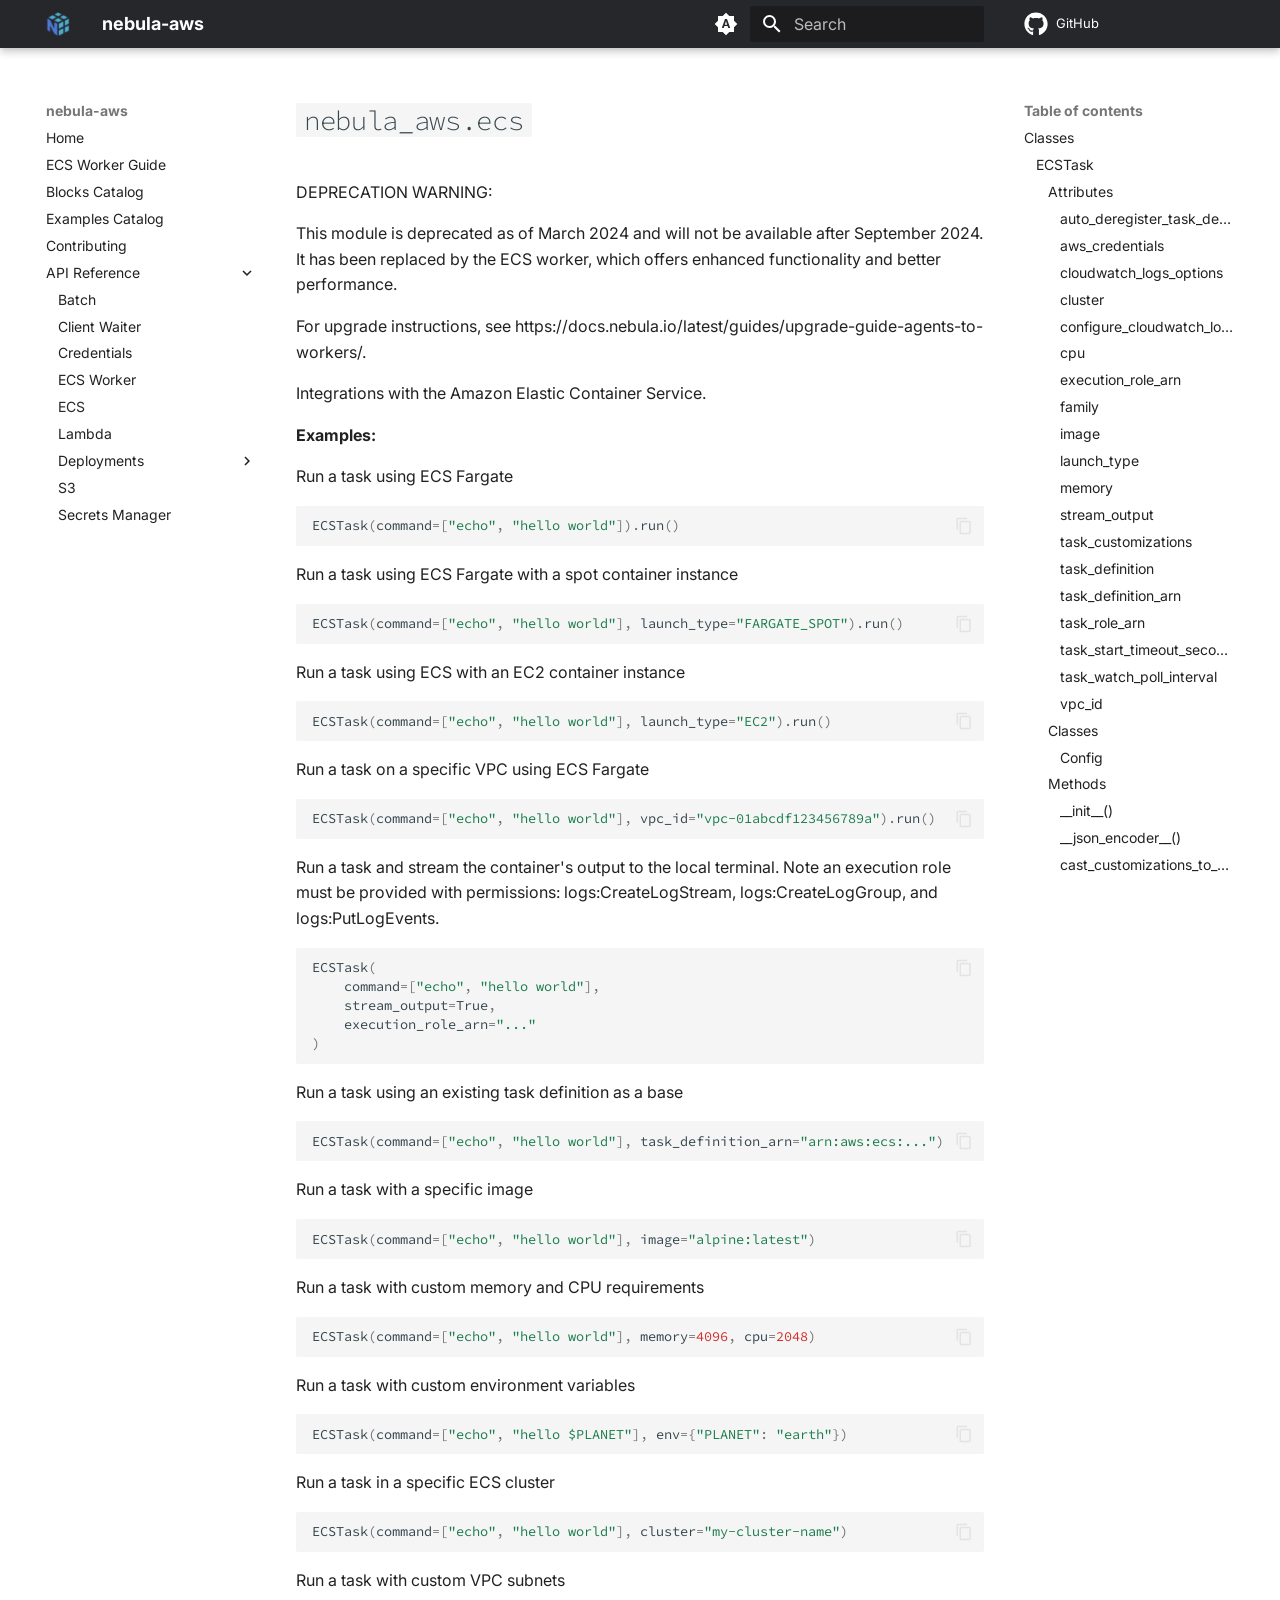
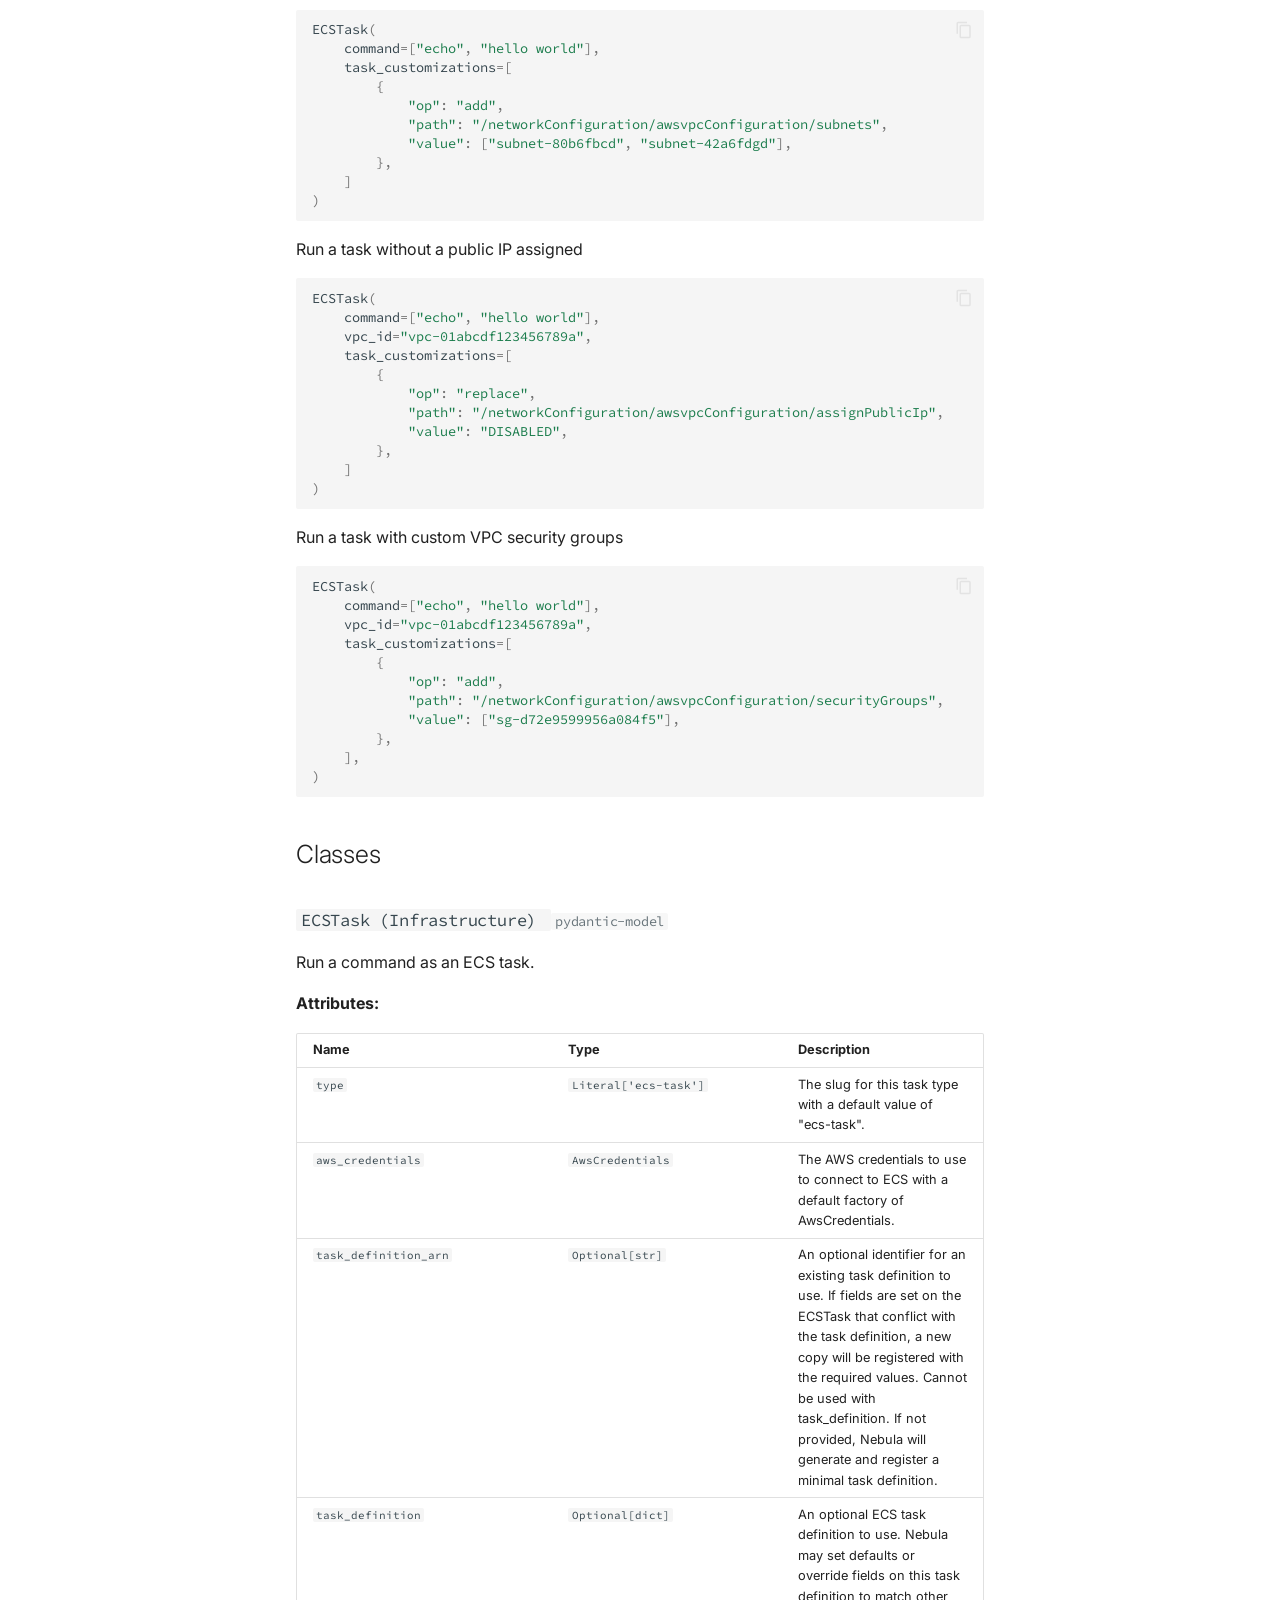
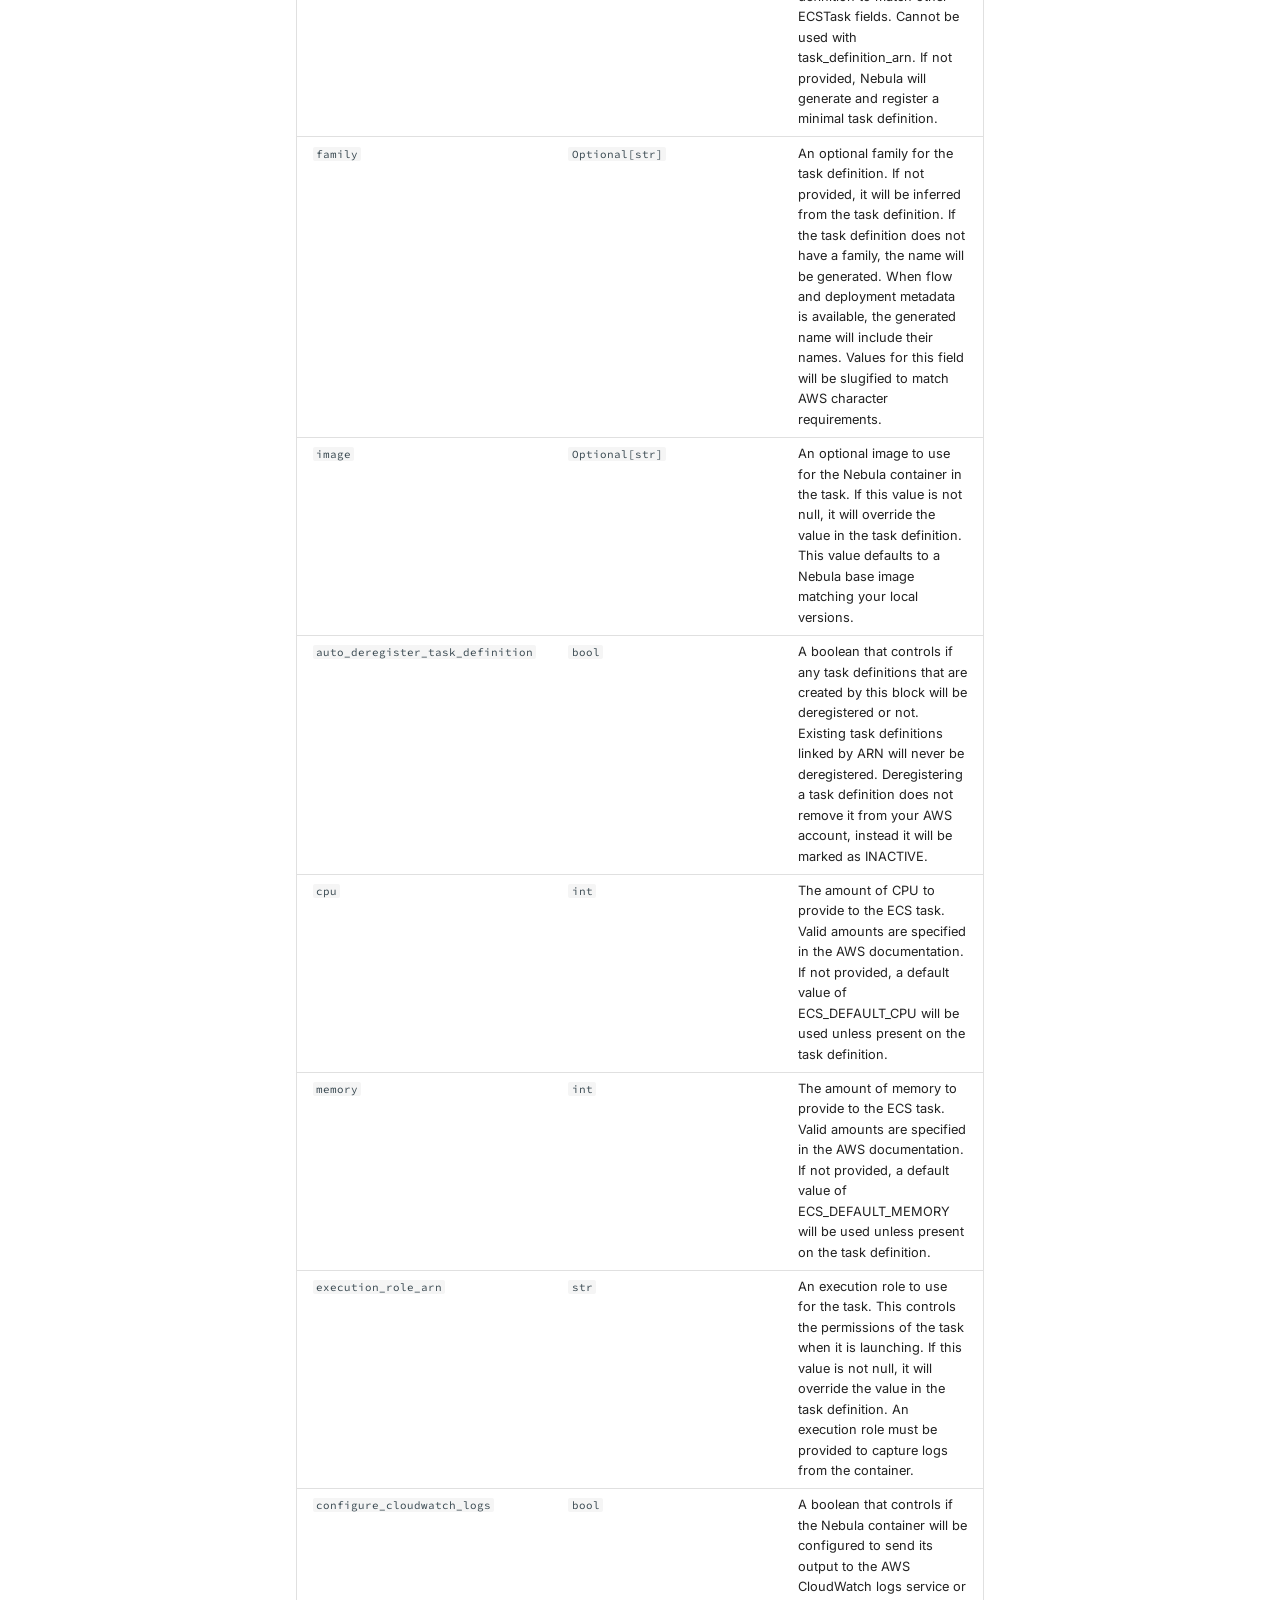
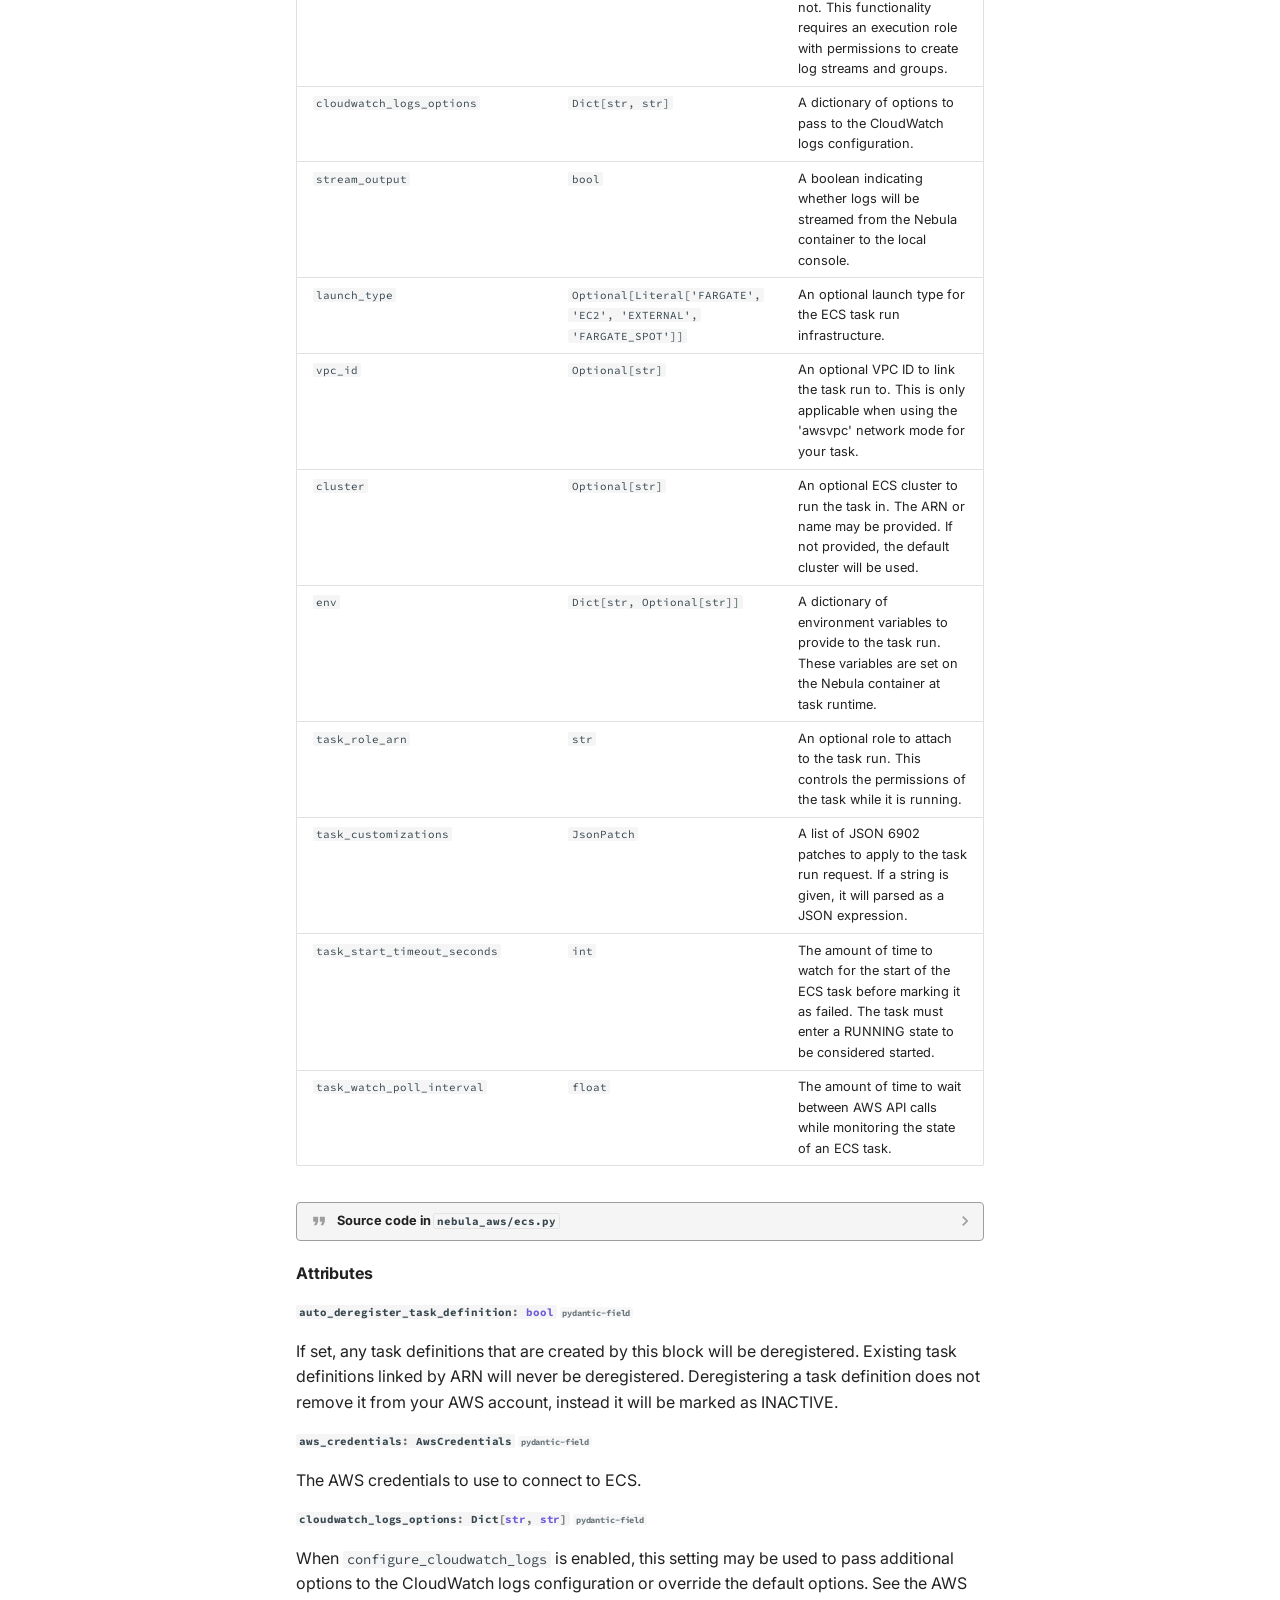
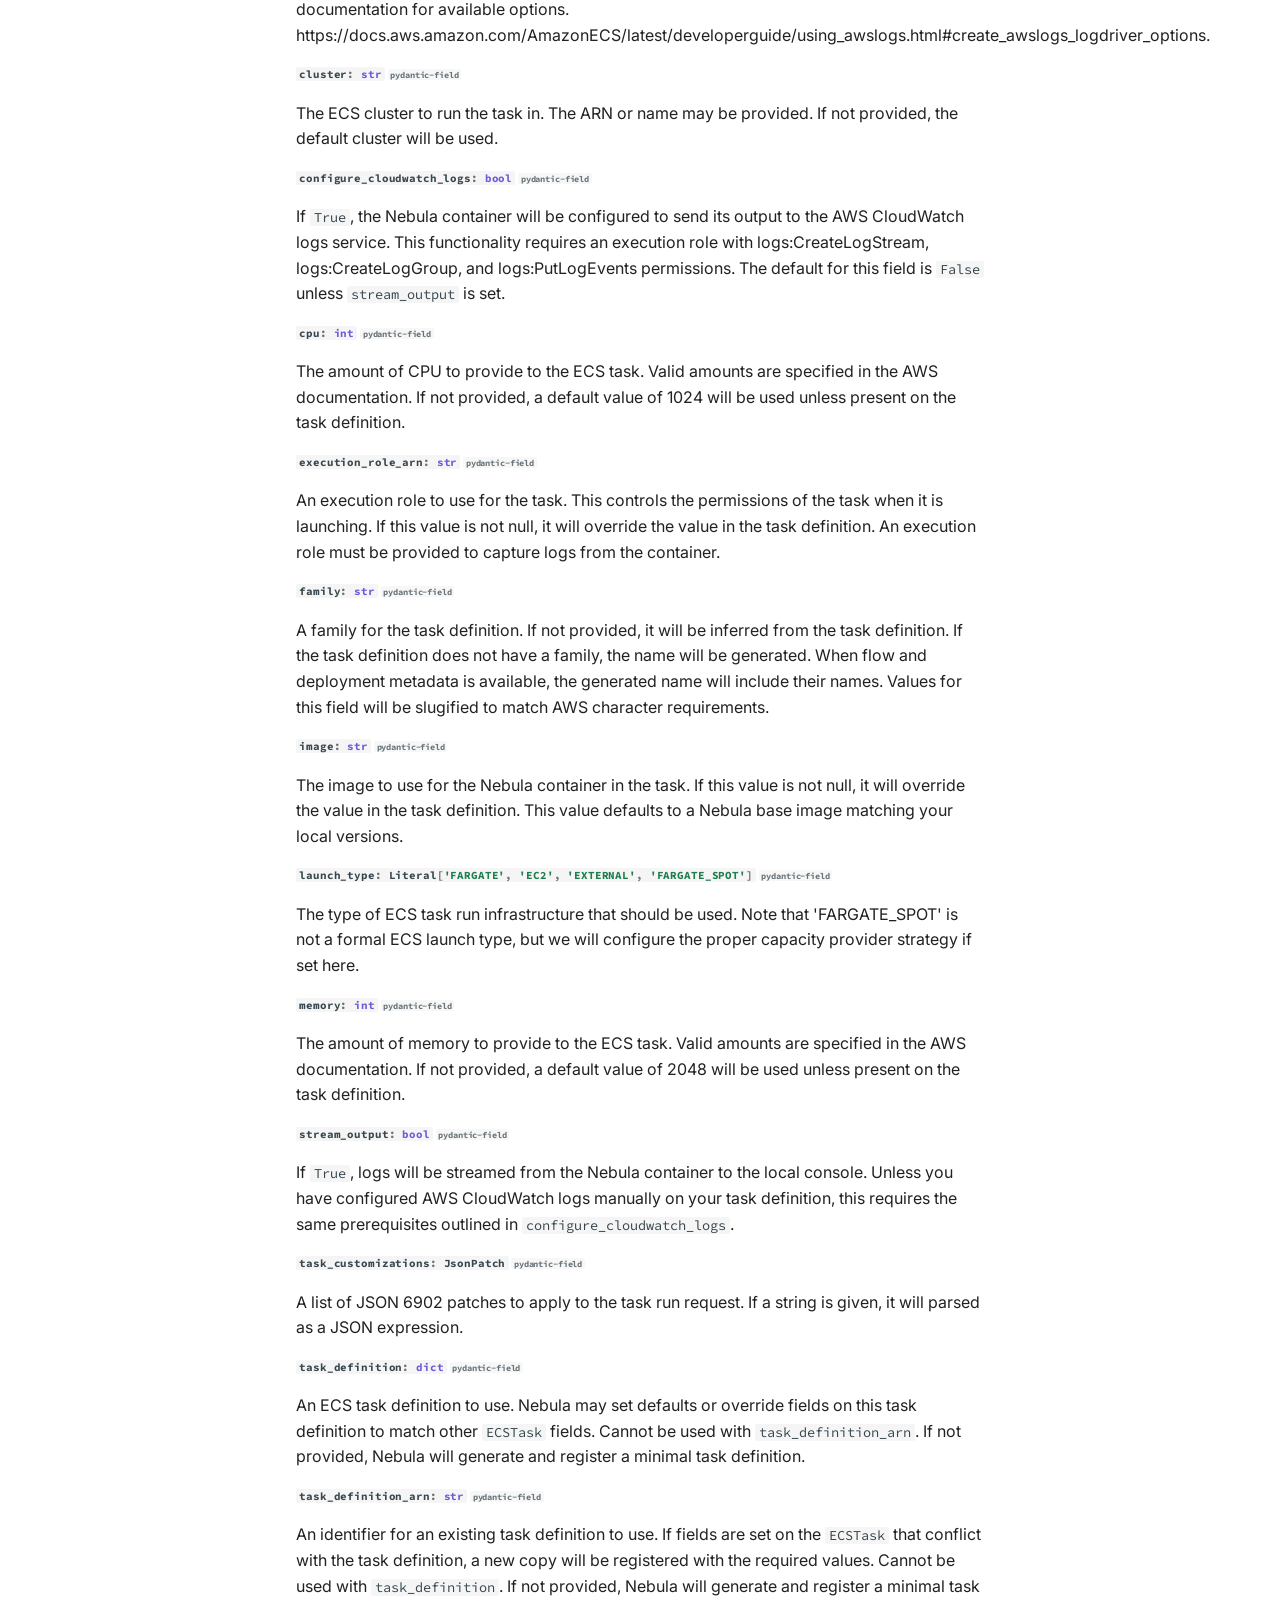
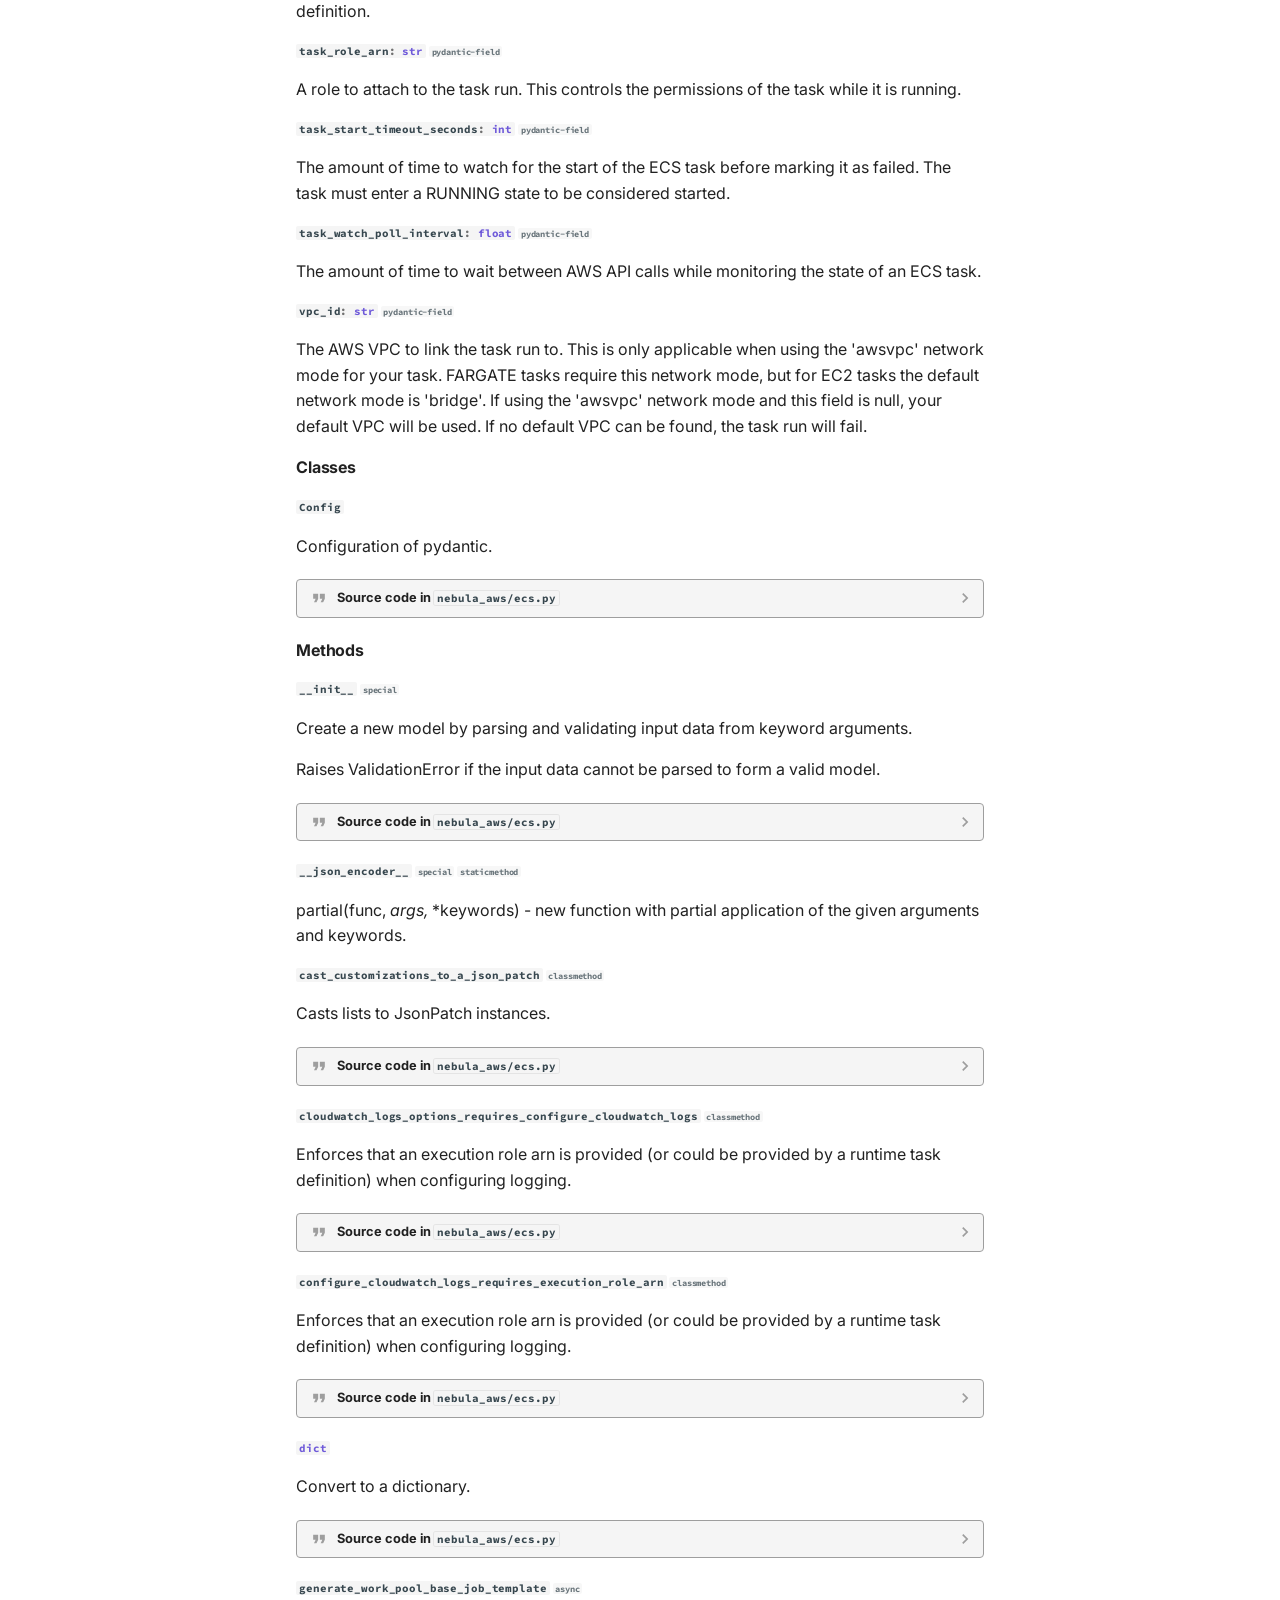
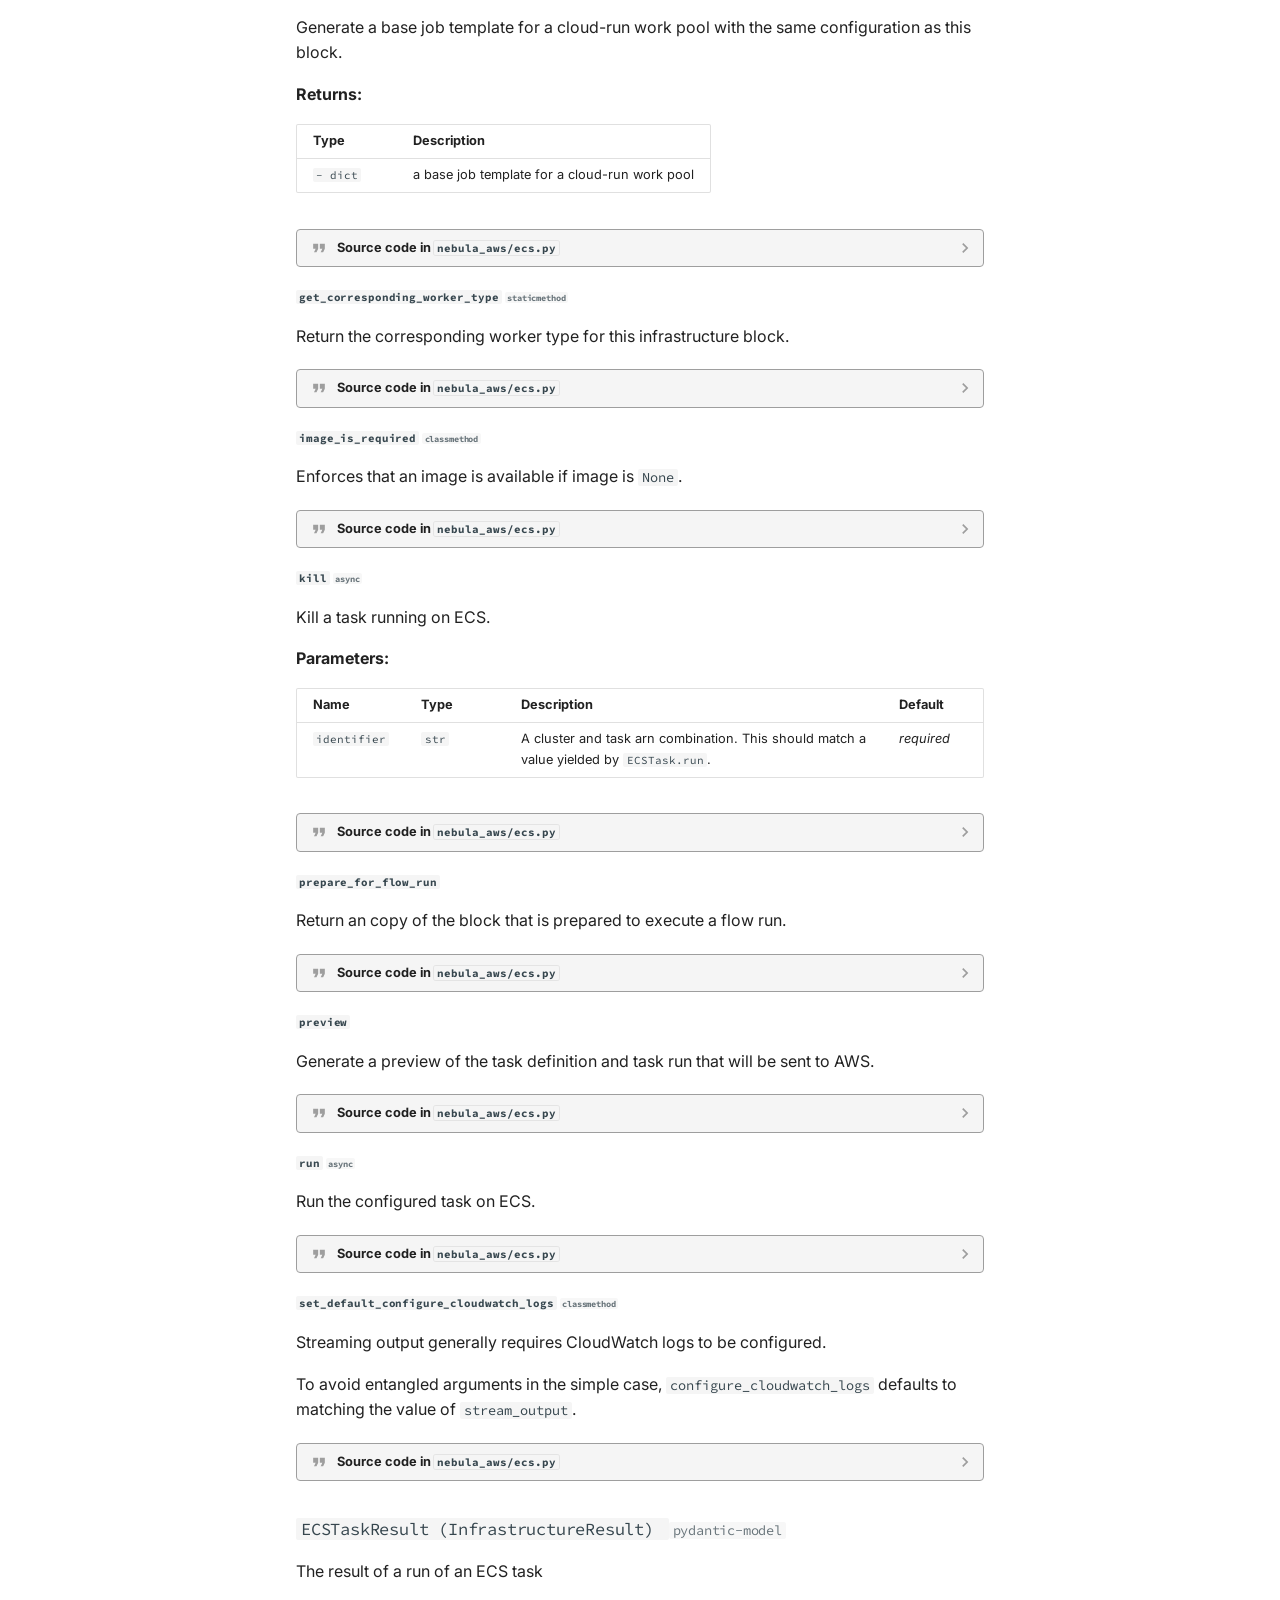
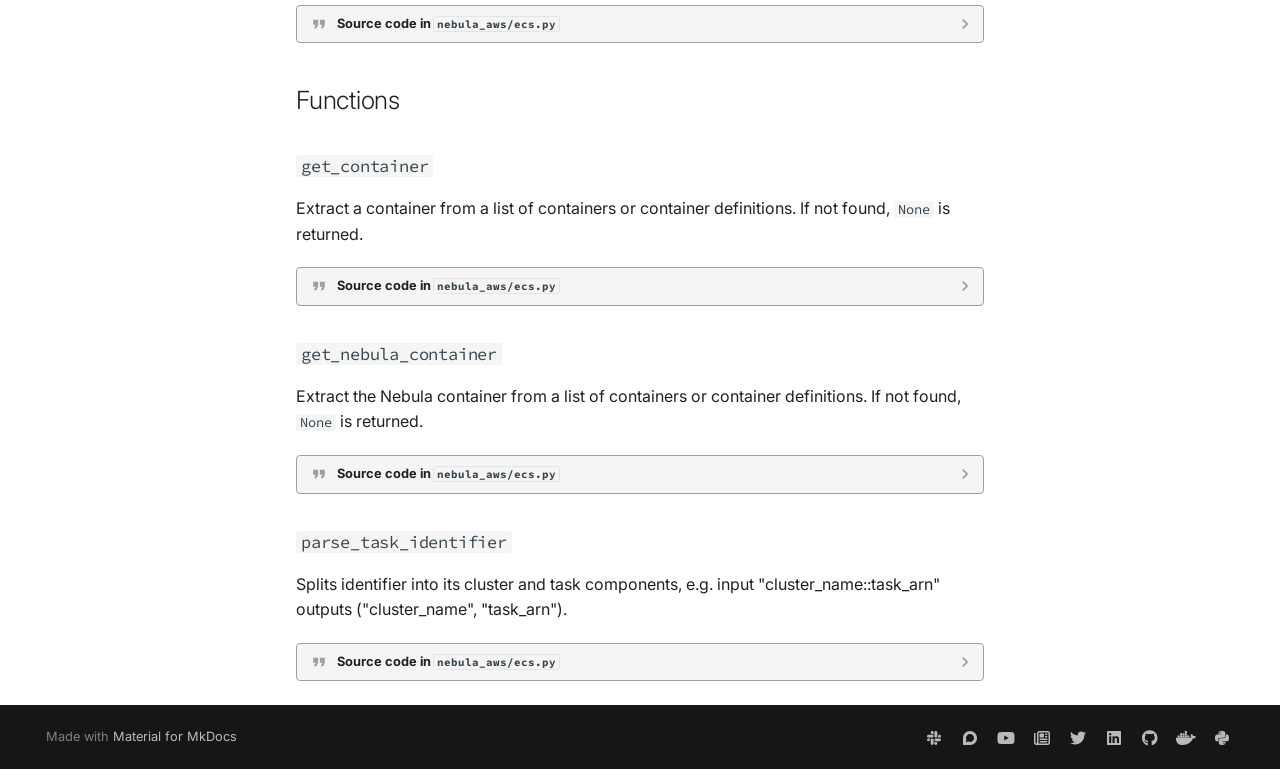
<file: ecs/index.html>
<!doctype html>
<html lang="en" class="no-js">
  <head>
    
      <meta charset="utf-8">
      <meta name="viewport" content="width=device-width,initial-scale=1">
      
        <meta name="description" content="Integrations with the Amazon Elastic Container Service.">
      
      
      
        <link rel="canonical" href="https://kozmoai.github.io/nebula-aws/ecs/">
      
      
        <link rel="prev" href="../ecs_worker/">
      
      
        <link rel="next" href="../lambda_function/">
      
      
      <link rel="icon" href="../img/favicon.ico">
      <meta name="generator" content="mkdocs-1.5.3, mkdocs-material-9.5.15">
    
    
      
        <title>ECS - nebula-aws</title>
      
    
    
      <link rel="stylesheet" href="../assets/stylesheets/main.7e359304.min.css">
      
        
        <link rel="stylesheet" href="../assets/stylesheets/palette.06af60db.min.css">
      
      


    
    
      
    
    
      
        
        
        <link rel="preconnect" href="https://fonts.gstatic.com" crossorigin>
        <link rel="stylesheet" href="https://fonts.googleapis.com/css?family=Inter:300,300i,400,400i,700,700i%7CSource+Code+Pro:400,400i,700,700i&display=fallback">
        <style>:root{--md-text-font:"Inter";--md-code-font:"Source Code Pro"}</style>
      
    
    
      <link rel="stylesheet" href="../assets/_mkdocstrings.css">
    
      <link rel="stylesheet" href="../stylesheets/extra.css">
    
    <script>__md_scope=new URL("..",location),__md_hash=e=>[...e].reduce((e,_)=>(e<<5)-e+_.charCodeAt(0),0),__md_get=(e,_=localStorage,t=__md_scope)=>JSON.parse(_.getItem(t.pathname+"."+e)),__md_set=(e,_,t=localStorage,a=__md_scope)=>{try{t.setItem(a.pathname+"."+e,JSON.stringify(_))}catch(e){}}</script>
    
      
  


  <!-- Google tag (gtag.js) -->
<script async src="https://www.googletagmanager.com/gtag/js?id=G-8CSMBCQDKN"></script>
<script>
    window.dataLayer = window.dataLayer || [];
    function gtag(){dataLayer.push(arguments);}
    gtag('js', new Date());

    gtag('config', 'G-8CSMBCQDKN');
</script>
<!-- Segment analytics -->
<script>
    !function(){var analytics=window.analytics=window.analytics||[];if(!analytics.initialize)if(analytics.invoked)window.console&&console.error&&console.error("Segment snippet included twice.");else{analytics.invoked=!0;analytics.methods=["trackSubmit","trackClick","trackLink","trackForm","pageview","identify","reset","group","track","ready","alias","debug","page","once","off","on","addSourceMiddleware","addIntegrationMiddleware","setAnonymousId","addDestinationMiddleware"];analytics.factory=function(e){return function(){var t=Array.prototype.slice.call(arguments);t.unshift(e);analytics.push(t);return analytics}};for(var e=0;e<analytics.methods.length;e++){var key=analytics.methods[e];analytics[key]=analytics.factory(key)}analytics.load=function(key,e){var t=document.createElement("script");t.type="text/javascript";t.async=!0;t.src="https://cdn.segment.com/analytics.js/v1/" + key + "/analytics.min.js";var n=document.getElementsByTagName("script")[0];n.parentNode.insertBefore(t,n);analytics._loadOptions=e};analytics._writeKey="xDLAoTXsNYpC4Y6JucKnJ8W1MYBuyAbD";;analytics.SNIPPET_VERSION="4.15.3";
    analytics.load("xDLAoTXsNYpC4Y6JucKnJ8W1MYBuyAbD");
    analytics.page();
    }}();
</script>
  
    <script>"undefined"!=typeof __md_analytics&&__md_analytics()</script>
  

    
    
    
  </head>
  
  
    
    
      
    
    
    
    
    <body dir="ltr" data-md-color-scheme="default" data-md-color-primary="indigo" data-md-color-accent="indigo">
  
    
    <input class="md-toggle" data-md-toggle="drawer" type="checkbox" id="__drawer" autocomplete="off">
    <input class="md-toggle" data-md-toggle="search" type="checkbox" id="__search" autocomplete="off">
    <label class="md-overlay" for="__drawer"></label>
    <div data-md-component="skip">
      
        
        <a href="#nebula_aws.ecs" class="md-skip">
          Skip to content
        </a>
      
    </div>
    <div data-md-component="announce">
      
    </div>
    
    
      

  

<header class="md-header md-header--shadow" data-md-component="header">
  <nav class="md-header__inner md-grid" aria-label="Header">
    <a href=".." title="nebula-aws" class="md-header__button md-logo" aria-label="nebula-aws" data-md-component="logo">
      
  <img src="../img/nebula-logo-mark.png" alt="logo">

    </a>
    <label class="md-header__button md-icon" for="__drawer">
      
      <svg xmlns="http://www.w3.org/2000/svg" viewBox="0 0 24 24"><path d="M3 6h18v2H3V6m0 5h18v2H3v-2m0 5h18v2H3v-2Z"/></svg>
    </label>
    <div class="md-header__title" data-md-component="header-title">
      <div class="md-header__ellipsis">
        <div class="md-header__topic">
          <span class="md-ellipsis">
            nebula-aws
          </span>
        </div>
        <div class="md-header__topic" data-md-component="header-topic">
          <span class="md-ellipsis">
            
              ECS
            
          </span>
        </div>
      </div>
    </div>
    
      
        <form class="md-header__option" data-md-component="palette">
  
    
    
    
    <input class="md-option" data-md-color-media="(prefers-color-scheme)" data-md-color-scheme="default" data-md-color-primary="indigo" data-md-color-accent="indigo"  aria-label="Switch to light mode"  type="radio" name="__palette" id="__palette_0">
    
      <label class="md-header__button md-icon" title="Switch to light mode" for="__palette_1" hidden>
        <svg xmlns="http://www.w3.org/2000/svg" viewBox="0 0 24 24"><path d="m14.3 16-.7-2h-3.2l-.7 2H7.8L11 7h2l3.2 9h-1.9M20 8.69V4h-4.69L12 .69 8.69 4H4v4.69L.69 12 4 15.31V20h4.69L12 23.31 15.31 20H20v-4.69L23.31 12 20 8.69m-9.15 3.96h2.3L12 9l-1.15 3.65Z"/></svg>
      </label>
    
  
    
    
    
    <input class="md-option" data-md-color-media="(prefers-color-scheme: light)" data-md-color-scheme="default" data-md-color-primary="blue" data-md-color-accent="blue"  aria-label="Switch to dark mode"  type="radio" name="__palette" id="__palette_1">
    
      <label class="md-header__button md-icon" title="Switch to dark mode" for="__palette_2" hidden>
        <svg xmlns="http://www.w3.org/2000/svg" viewBox="0 0 24 24"><path d="M12 7a5 5 0 0 1 5 5 5 5 0 0 1-5 5 5 5 0 0 1-5-5 5 5 0 0 1 5-5m0 2a3 3 0 0 0-3 3 3 3 0 0 0 3 3 3 3 0 0 0 3-3 3 3 0 0 0-3-3m0-7 2.39 3.42C13.65 5.15 12.84 5 12 5c-.84 0-1.65.15-2.39.42L12 2M3.34 7l4.16-.35A7.2 7.2 0 0 0 5.94 8.5c-.44.74-.69 1.5-.83 2.29L3.34 7m.02 10 1.76-3.77a7.131 7.131 0 0 0 2.38 4.14L3.36 17M20.65 7l-1.77 3.79a7.023 7.023 0 0 0-2.38-4.15l4.15.36m-.01 10-4.14.36c.59-.51 1.12-1.14 1.54-1.86.42-.73.69-1.5.83-2.29L20.64 17M12 22l-2.41-3.44c.74.27 1.55.44 2.41.44.82 0 1.63-.17 2.37-.44L12 22Z"/></svg>
      </label>
    
  
    
    
    
    <input class="md-option" data-md-color-media="(prefers-color-scheme: dark)" data-md-color-scheme="slate" data-md-color-primary="blue" data-md-color-accent="blue"  aria-label="Switch to light mode"  type="radio" name="__palette" id="__palette_2">
    
      <label class="md-header__button md-icon" title="Switch to light mode" for="__palette_0" hidden>
        <svg xmlns="http://www.w3.org/2000/svg" viewBox="0 0 24 24"><path d="m17.75 4.09-2.53 1.94.91 3.06-2.63-1.81-2.63 1.81.91-3.06-2.53-1.94L12.44 4l1.06-3 1.06 3 3.19.09m3.5 6.91-1.64 1.25.59 1.98-1.7-1.17-1.7 1.17.59-1.98L15.75 11l2.06-.05L18.5 9l.69 1.95 2.06.05m-2.28 4.95c.83-.08 1.72 1.1 1.19 1.85-.32.45-.66.87-1.08 1.27C15.17 23 8.84 23 4.94 19.07c-3.91-3.9-3.91-10.24 0-14.14.4-.4.82-.76 1.27-1.08.75-.53 1.93.36 1.85 1.19-.27 2.86.69 5.83 2.89 8.02a9.96 9.96 0 0 0 8.02 2.89m-1.64 2.02a12.08 12.08 0 0 1-7.8-3.47c-2.17-2.19-3.33-5-3.49-7.82-2.81 3.14-2.7 7.96.31 10.98 3.02 3.01 7.84 3.12 10.98.31Z"/></svg>
      </label>
    
  
</form>
      
    
    
      <script>var media,input,key,value,palette=__md_get("__palette");if(palette&&palette.color){"(prefers-color-scheme)"===palette.color.media&&(media=matchMedia("(prefers-color-scheme: light)"),input=document.querySelector(media.matches?"[data-md-color-media='(prefers-color-scheme: light)']":"[data-md-color-media='(prefers-color-scheme: dark)']"),palette.color.media=input.getAttribute("data-md-color-media"),palette.color.scheme=input.getAttribute("data-md-color-scheme"),palette.color.primary=input.getAttribute("data-md-color-primary"),palette.color.accent=input.getAttribute("data-md-color-accent"));for([key,value]of Object.entries(palette.color))document.body.setAttribute("data-md-color-"+key,value)}</script>
    
    
    
      <label class="md-header__button md-icon" for="__search">
        
        <svg xmlns="http://www.w3.org/2000/svg" viewBox="0 0 24 24"><path d="M9.5 3A6.5 6.5 0 0 1 16 9.5c0 1.61-.59 3.09-1.56 4.23l.27.27h.79l5 5-1.5 1.5-5-5v-.79l-.27-.27A6.516 6.516 0 0 1 9.5 16 6.5 6.5 0 0 1 3 9.5 6.5 6.5 0 0 1 9.5 3m0 2C7 5 5 7 5 9.5S7 14 9.5 14 14 12 14 9.5 12 5 9.5 5Z"/></svg>
      </label>
      <div class="md-search" data-md-component="search" role="dialog">
  <label class="md-search__overlay" for="__search"></label>
  <div class="md-search__inner" role="search">
    <form class="md-search__form" name="search">
      <input type="text" class="md-search__input" name="query" aria-label="Search" placeholder="Search" autocapitalize="off" autocorrect="off" autocomplete="off" spellcheck="false" data-md-component="search-query" required>
      <label class="md-search__icon md-icon" for="__search">
        
        <svg xmlns="http://www.w3.org/2000/svg" viewBox="0 0 24 24"><path d="M9.5 3A6.5 6.5 0 0 1 16 9.5c0 1.61-.59 3.09-1.56 4.23l.27.27h.79l5 5-1.5 1.5-5-5v-.79l-.27-.27A6.516 6.516 0 0 1 9.5 16 6.5 6.5 0 0 1 3 9.5 6.5 6.5 0 0 1 9.5 3m0 2C7 5 5 7 5 9.5S7 14 9.5 14 14 12 14 9.5 12 5 9.5 5Z"/></svg>
        
        <svg xmlns="http://www.w3.org/2000/svg" viewBox="0 0 24 24"><path d="M20 11v2H8l5.5 5.5-1.42 1.42L4.16 12l7.92-7.92L13.5 5.5 8 11h12Z"/></svg>
      </label>
      <nav class="md-search__options" aria-label="Search">
        
        <button type="reset" class="md-search__icon md-icon" title="Clear" aria-label="Clear" tabindex="-1">
          
          <svg xmlns="http://www.w3.org/2000/svg" viewBox="0 0 24 24"><path d="M19 6.41 17.59 5 12 10.59 6.41 5 5 6.41 10.59 12 5 17.59 6.41 19 12 13.41 17.59 19 19 17.59 13.41 12 19 6.41Z"/></svg>
        </button>
      </nav>
      
    </form>
    <div class="md-search__output">
      <div class="md-search__scrollwrap" data-md-scrollfix>
        <div class="md-search-result" data-md-component="search-result">
          <div class="md-search-result__meta">
            Initializing search
          </div>
          <ol class="md-search-result__list" role="presentation"></ol>
        </div>
      </div>
    </div>
  </div>
</div>
    
    
      <div class="md-header__source">
        <a href="https://github.com/kozmoai/nebula-aws" title="Go to repository" class="md-source" data-md-component="source">
  <div class="md-source__icon md-icon">
    
    <svg xmlns="http://www.w3.org/2000/svg" viewBox="0 0 496 512"><!--! Font Awesome Free 6.5.1 by @fontawesome - https://fontawesome.com License - https://fontawesome.com/license/free (Icons: CC BY 4.0, Fonts: SIL OFL 1.1, Code: MIT License) Copyright 2023 Fonticons, Inc.--><path d="M165.9 397.4c0 2-2.3 3.6-5.2 3.6-3.3.3-5.6-1.3-5.6-3.6 0-2 2.3-3.6 5.2-3.6 3-.3 5.6 1.3 5.6 3.6zm-31.1-4.5c-.7 2 1.3 4.3 4.3 4.9 2.6 1 5.6 0 6.2-2s-1.3-4.3-4.3-5.2c-2.6-.7-5.5.3-6.2 2.3zm44.2-1.7c-2.9.7-4.9 2.6-4.6 4.9.3 2 2.9 3.3 5.9 2.6 2.9-.7 4.9-2.6 4.6-4.6-.3-1.9-3-3.2-5.9-2.9zM244.8 8C106.1 8 0 113.3 0 252c0 110.9 69.8 205.8 169.5 239.2 12.8 2.3 17.3-5.6 17.3-12.1 0-6.2-.3-40.4-.3-61.4 0 0-70 15-84.7-29.8 0 0-11.4-29.1-27.8-36.6 0 0-22.9-15.7 1.6-15.4 0 0 24.9 2 38.6 25.8 21.9 38.6 58.6 27.5 72.9 20.9 2.3-16 8.8-27.1 16-33.7-55.9-6.2-112.3-14.3-112.3-110.5 0-27.5 7.6-41.3 23.6-58.9-2.6-6.5-11.1-33.3 2.6-67.9 20.9-6.5 69 27 69 27 20-5.6 41.5-8.5 62.8-8.5s42.8 2.9 62.8 8.5c0 0 48.1-33.6 69-27 13.7 34.7 5.2 61.4 2.6 67.9 16 17.7 25.8 31.5 25.8 58.9 0 96.5-58.9 104.2-114.8 110.5 9.2 7.9 17 22.9 17 46.4 0 33.7-.3 75.4-.3 83.6 0 6.5 4.6 14.4 17.3 12.1C428.2 457.8 496 362.9 496 252 496 113.3 383.5 8 244.8 8zM97.2 352.9c-1.3 1-1 3.3.7 5.2 1.6 1.6 3.9 2.3 5.2 1 1.3-1 1-3.3-.7-5.2-1.6-1.6-3.9-2.3-5.2-1zm-10.8-8.1c-.7 1.3.3 2.9 2.3 3.9 1.6 1 3.6.7 4.3-.7.7-1.3-.3-2.9-2.3-3.9-2-.6-3.6-.3-4.3.7zm32.4 35.6c-1.6 1.3-1 4.3 1.3 6.2 2.3 2.3 5.2 2.6 6.5 1 1.3-1.3.7-4.3-1.3-6.2-2.2-2.3-5.2-2.6-6.5-1zm-11.4-14.7c-1.6 1-1.6 3.6 0 5.9 1.6 2.3 4.3 3.3 5.6 2.3 1.6-1.3 1.6-3.9 0-6.2-1.4-2.3-4-3.3-5.6-2z"/></svg>
  </div>
  <div class="md-source__repository">
    GitHub
  </div>
</a>
      </div>
    
  </nav>
  
</header>
    
    <div class="md-container" data-md-component="container">
      
      
        
          
        
      
      <main class="md-main" data-md-component="main">
        <div class="md-main__inner md-grid">
          
            
              
              <div class="md-sidebar md-sidebar--primary" data-md-component="sidebar" data-md-type="navigation" >
                <div class="md-sidebar__scrollwrap">
                  <div class="md-sidebar__inner">
                    



<nav class="md-nav md-nav--primary" aria-label="Navigation" data-md-level="0">
  <label class="md-nav__title" for="__drawer">
    <a href=".." title="nebula-aws" class="md-nav__button md-logo" aria-label="nebula-aws" data-md-component="logo">
      
  <img src="../img/nebula-logo-mark.png" alt="logo">

    </a>
    nebula-aws
  </label>
  
    <div class="md-nav__source">
      <a href="https://github.com/kozmoai/nebula-aws" title="Go to repository" class="md-source" data-md-component="source">
  <div class="md-source__icon md-icon">
    
    <svg xmlns="http://www.w3.org/2000/svg" viewBox="0 0 496 512"><!--! Font Awesome Free 6.5.1 by @fontawesome - https://fontawesome.com License - https://fontawesome.com/license/free (Icons: CC BY 4.0, Fonts: SIL OFL 1.1, Code: MIT License) Copyright 2023 Fonticons, Inc.--><path d="M165.9 397.4c0 2-2.3 3.6-5.2 3.6-3.3.3-5.6-1.3-5.6-3.6 0-2 2.3-3.6 5.2-3.6 3-.3 5.6 1.3 5.6 3.6zm-31.1-4.5c-.7 2 1.3 4.3 4.3 4.9 2.6 1 5.6 0 6.2-2s-1.3-4.3-4.3-5.2c-2.6-.7-5.5.3-6.2 2.3zm44.2-1.7c-2.9.7-4.9 2.6-4.6 4.9.3 2 2.9 3.3 5.9 2.6 2.9-.7 4.9-2.6 4.6-4.6-.3-1.9-3-3.2-5.9-2.9zM244.8 8C106.1 8 0 113.3 0 252c0 110.9 69.8 205.8 169.5 239.2 12.8 2.3 17.3-5.6 17.3-12.1 0-6.2-.3-40.4-.3-61.4 0 0-70 15-84.7-29.8 0 0-11.4-29.1-27.8-36.6 0 0-22.9-15.7 1.6-15.4 0 0 24.9 2 38.6 25.8 21.9 38.6 58.6 27.5 72.9 20.9 2.3-16 8.8-27.1 16-33.7-55.9-6.2-112.3-14.3-112.3-110.5 0-27.5 7.6-41.3 23.6-58.9-2.6-6.5-11.1-33.3 2.6-67.9 20.9-6.5 69 27 69 27 20-5.6 41.5-8.5 62.8-8.5s42.8 2.9 62.8 8.5c0 0 48.1-33.6 69-27 13.7 34.7 5.2 61.4 2.6 67.9 16 17.7 25.8 31.5 25.8 58.9 0 96.5-58.9 104.2-114.8 110.5 9.2 7.9 17 22.9 17 46.4 0 33.7-.3 75.4-.3 83.6 0 6.5 4.6 14.4 17.3 12.1C428.2 457.8 496 362.9 496 252 496 113.3 383.5 8 244.8 8zM97.2 352.9c-1.3 1-1 3.3.7 5.2 1.6 1.6 3.9 2.3 5.2 1 1.3-1 1-3.3-.7-5.2-1.6-1.6-3.9-2.3-5.2-1zm-10.8-8.1c-.7 1.3.3 2.9 2.3 3.9 1.6 1 3.6.7 4.3-.7.7-1.3-.3-2.9-2.3-3.9-2-.6-3.6-.3-4.3.7zm32.4 35.6c-1.6 1.3-1 4.3 1.3 6.2 2.3 2.3 5.2 2.6 6.5 1 1.3-1.3.7-4.3-1.3-6.2-2.2-2.3-5.2-2.6-6.5-1zm-11.4-14.7c-1.6 1-1.6 3.6 0 5.9 1.6 2.3 4.3 3.3 5.6 2.3 1.6-1.3 1.6-3.9 0-6.2-1.4-2.3-4-3.3-5.6-2z"/></svg>
  </div>
  <div class="md-source__repository">
    GitHub
  </div>
</a>
    </div>
  
  <ul class="md-nav__list" data-md-scrollfix>
    
      
      
  
  
  
  
    <li class="md-nav__item">
      <a href=".." class="md-nav__link">
        
  
  <span class="md-ellipsis">
    Home
  </span>
  

      </a>
    </li>
  

    
      
      
  
  
  
  
    <li class="md-nav__item">
      <a href="../ecs_guide/" class="md-nav__link">
        
  
  <span class="md-ellipsis">
    ECS Worker Guide
  </span>
  

      </a>
    </li>
  

    
      
      
  
  
  
  
    <li class="md-nav__item">
      <a href="../blocks_catalog/" class="md-nav__link">
        
  
  <span class="md-ellipsis">
    Blocks Catalog
  </span>
  

      </a>
    </li>
  

    
      
      
  
  
  
  
    <li class="md-nav__item">
      <a href="../examples_catalog/" class="md-nav__link">
        
  
  <span class="md-ellipsis">
    Examples Catalog
  </span>
  

      </a>
    </li>
  

    
      
      
  
  
  
  
    <li class="md-nav__item">
      <a href="../contributing/" class="md-nav__link">
        
  
  <span class="md-ellipsis">
    Contributing
  </span>
  

      </a>
    </li>
  

    
      
      
  
  
    
  
  
  
    
    
    
    
    <li class="md-nav__item md-nav__item--active md-nav__item--nested">
      
        
        
        <input class="md-nav__toggle md-toggle " type="checkbox" id="__nav_6" checked>
        
          
          <label class="md-nav__link" for="__nav_6" id="__nav_6_label" tabindex="0">
            
  
  <span class="md-ellipsis">
    API Reference
  </span>
  

            <span class="md-nav__icon md-icon"></span>
          </label>
        
        <nav class="md-nav" data-md-level="1" aria-labelledby="__nav_6_label" aria-expanded="true">
          <label class="md-nav__title" for="__nav_6">
            <span class="md-nav__icon md-icon"></span>
            API Reference
          </label>
          <ul class="md-nav__list" data-md-scrollfix>
            
              
                
  
  
  
  
    <li class="md-nav__item">
      <a href="../batch/" class="md-nav__link">
        
  
  <span class="md-ellipsis">
    Batch
  </span>
  

      </a>
    </li>
  

              
            
              
                
  
  
  
  
    <li class="md-nav__item">
      <a href="../client_waiter/" class="md-nav__link">
        
  
  <span class="md-ellipsis">
    Client Waiter
  </span>
  

      </a>
    </li>
  

              
            
              
                
  
  
  
  
    <li class="md-nav__item">
      <a href="../credentials/" class="md-nav__link">
        
  
  <span class="md-ellipsis">
    Credentials
  </span>
  

      </a>
    </li>
  

              
            
              
                
  
  
  
  
    <li class="md-nav__item">
      <a href="../ecs_worker/" class="md-nav__link">
        
  
  <span class="md-ellipsis">
    ECS Worker
  </span>
  

      </a>
    </li>
  

              
            
              
                
  
  
    
  
  
  
    <li class="md-nav__item md-nav__item--active">
      
      <input class="md-nav__toggle md-toggle" type="checkbox" id="__toc">
      
      
        
      
      
        <label class="md-nav__link md-nav__link--active" for="__toc">
          
  
  <span class="md-ellipsis">
    ECS
  </span>
  

          <span class="md-nav__icon md-icon"></span>
        </label>
      
      <a href="./" class="md-nav__link md-nav__link--active">
        
  
  <span class="md-ellipsis">
    ECS
  </span>
  

      </a>
      
        

<nav class="md-nav md-nav--secondary" aria-label="Table of contents">
  
  
  
    
  
  
    <label class="md-nav__title" for="__toc">
      <span class="md-nav__icon md-icon"></span>
      Table of contents
    </label>
    <ul class="md-nav__list" data-md-component="toc" data-md-scrollfix>
      
        <li class="md-nav__item">
  <a href="#nebula_aws.ecs-classes" class="md-nav__link">
    <span class="md-ellipsis">
      Classes
    </span>
  </a>
  
    <nav class="md-nav" aria-label="Classes">
      <ul class="md-nav__list">
        
          <li class="md-nav__item">
  <a href="#nebula_aws.ecs.ECSTask" class="md-nav__link">
    <span class="md-ellipsis">
      ECSTask
    </span>
  </a>
  
    <nav class="md-nav" aria-label="ECSTask">
      <ul class="md-nav__list">
        
          <li class="md-nav__item">
  <a href="#nebula_aws.ecs.ECSTask-attributes" class="md-nav__link">
    <span class="md-ellipsis">
      Attributes
    </span>
  </a>
  
    <nav class="md-nav" aria-label="Attributes">
      <ul class="md-nav__list">
        
          <li class="md-nav__item">
  <a href="#nebula_aws.ecs.ECSTask.auto_deregister_task_definition" class="md-nav__link">
    <span class="md-ellipsis">
      auto_deregister_task_definition
    </span>
  </a>
  
</li>
        
          <li class="md-nav__item">
  <a href="#nebula_aws.ecs.ECSTask.aws_credentials" class="md-nav__link">
    <span class="md-ellipsis">
      aws_credentials
    </span>
  </a>
  
</li>
        
          <li class="md-nav__item">
  <a href="#nebula_aws.ecs.ECSTask.cloudwatch_logs_options" class="md-nav__link">
    <span class="md-ellipsis">
      cloudwatch_logs_options
    </span>
  </a>
  
</li>
        
          <li class="md-nav__item">
  <a href="#nebula_aws.ecs.ECSTask.cluster" class="md-nav__link">
    <span class="md-ellipsis">
      cluster
    </span>
  </a>
  
</li>
        
          <li class="md-nav__item">
  <a href="#nebula_aws.ecs.ECSTask.configure_cloudwatch_logs" class="md-nav__link">
    <span class="md-ellipsis">
      configure_cloudwatch_logs
    </span>
  </a>
  
</li>
        
          <li class="md-nav__item">
  <a href="#nebula_aws.ecs.ECSTask.cpu" class="md-nav__link">
    <span class="md-ellipsis">
      cpu
    </span>
  </a>
  
</li>
        
          <li class="md-nav__item">
  <a href="#nebula_aws.ecs.ECSTask.execution_role_arn" class="md-nav__link">
    <span class="md-ellipsis">
      execution_role_arn
    </span>
  </a>
  
</li>
        
          <li class="md-nav__item">
  <a href="#nebula_aws.ecs.ECSTask.family" class="md-nav__link">
    <span class="md-ellipsis">
      family
    </span>
  </a>
  
</li>
        
          <li class="md-nav__item">
  <a href="#nebula_aws.ecs.ECSTask.image" class="md-nav__link">
    <span class="md-ellipsis">
      image
    </span>
  </a>
  
</li>
        
          <li class="md-nav__item">
  <a href="#nebula_aws.ecs.ECSTask.launch_type" class="md-nav__link">
    <span class="md-ellipsis">
      launch_type
    </span>
  </a>
  
</li>
        
          <li class="md-nav__item">
  <a href="#nebula_aws.ecs.ECSTask.memory" class="md-nav__link">
    <span class="md-ellipsis">
      memory
    </span>
  </a>
  
</li>
        
          <li class="md-nav__item">
  <a href="#nebula_aws.ecs.ECSTask.stream_output" class="md-nav__link">
    <span class="md-ellipsis">
      stream_output
    </span>
  </a>
  
</li>
        
          <li class="md-nav__item">
  <a href="#nebula_aws.ecs.ECSTask.task_customizations" class="md-nav__link">
    <span class="md-ellipsis">
      task_customizations
    </span>
  </a>
  
</li>
        
          <li class="md-nav__item">
  <a href="#nebula_aws.ecs.ECSTask.task_definition" class="md-nav__link">
    <span class="md-ellipsis">
      task_definition
    </span>
  </a>
  
</li>
        
          <li class="md-nav__item">
  <a href="#nebula_aws.ecs.ECSTask.task_definition_arn" class="md-nav__link">
    <span class="md-ellipsis">
      task_definition_arn
    </span>
  </a>
  
</li>
        
          <li class="md-nav__item">
  <a href="#nebula_aws.ecs.ECSTask.task_role_arn" class="md-nav__link">
    <span class="md-ellipsis">
      task_role_arn
    </span>
  </a>
  
</li>
        
          <li class="md-nav__item">
  <a href="#nebula_aws.ecs.ECSTask.task_start_timeout_seconds" class="md-nav__link">
    <span class="md-ellipsis">
      task_start_timeout_seconds
    </span>
  </a>
  
</li>
        
          <li class="md-nav__item">
  <a href="#nebula_aws.ecs.ECSTask.task_watch_poll_interval" class="md-nav__link">
    <span class="md-ellipsis">
      task_watch_poll_interval
    </span>
  </a>
  
</li>
        
          <li class="md-nav__item">
  <a href="#nebula_aws.ecs.ECSTask.vpc_id" class="md-nav__link">
    <span class="md-ellipsis">
      vpc_id
    </span>
  </a>
  
</li>
        
      </ul>
    </nav>
  
</li>
        
          <li class="md-nav__item">
  <a href="#nebula_aws.ecs.ECSTask-classes" class="md-nav__link">
    <span class="md-ellipsis">
      Classes
    </span>
  </a>
  
    <nav class="md-nav" aria-label="Classes">
      <ul class="md-nav__list">
        
          <li class="md-nav__item">
  <a href="#nebula_aws.ecs.ECSTask.Config" class="md-nav__link">
    <span class="md-ellipsis">
      Config
    </span>
  </a>
  
</li>
        
      </ul>
    </nav>
  
</li>
        
          <li class="md-nav__item">
  <a href="#nebula_aws.ecs.ECSTask-methods" class="md-nav__link">
    <span class="md-ellipsis">
      Methods
    </span>
  </a>
  
    <nav class="md-nav" aria-label="Methods">
      <ul class="md-nav__list">
        
          <li class="md-nav__item">
  <a href="#nebula_aws.ecs.ECSTask.__init__" class="md-nav__link">
    <span class="md-ellipsis">
      __init__()
    </span>
  </a>
  
</li>
        
          <li class="md-nav__item">
  <a href="#nebula_aws.ecs.ECSTask.__json_encoder__" class="md-nav__link">
    <span class="md-ellipsis">
      __json_encoder__()
    </span>
  </a>
  
</li>
        
          <li class="md-nav__item">
  <a href="#nebula_aws.ecs.ECSTask.cast_customizations_to_a_json_patch" class="md-nav__link">
    <span class="md-ellipsis">
      cast_customizations_to_a_json_patch()
    </span>
  </a>
  
</li>
        
          <li class="md-nav__item">
  <a href="#nebula_aws.ecs.ECSTask.cloudwatch_logs_options_requires_configure_cloudwatch_logs" class="md-nav__link">
    <span class="md-ellipsis">
      cloudwatch_logs_options_requires_configure_cloudwatch_logs()
    </span>
  </a>
  
</li>
        
          <li class="md-nav__item">
  <a href="#nebula_aws.ecs.ECSTask.configure_cloudwatch_logs_requires_execution_role_arn" class="md-nav__link">
    <span class="md-ellipsis">
      configure_cloudwatch_logs_requires_execution_role_arn()
    </span>
  </a>
  
</li>
        
          <li class="md-nav__item">
  <a href="#nebula_aws.ecs.ECSTask.dict" class="md-nav__link">
    <span class="md-ellipsis">
      dict()
    </span>
  </a>
  
</li>
        
          <li class="md-nav__item">
  <a href="#nebula_aws.ecs.ECSTask.generate_work_pool_base_job_template" class="md-nav__link">
    <span class="md-ellipsis">
      generate_work_pool_base_job_template()
    </span>
  </a>
  
</li>
        
          <li class="md-nav__item">
  <a href="#nebula_aws.ecs.ECSTask.get_corresponding_worker_type" class="md-nav__link">
    <span class="md-ellipsis">
      get_corresponding_worker_type()
    </span>
  </a>
  
</li>
        
          <li class="md-nav__item">
  <a href="#nebula_aws.ecs.ECSTask.image_is_required" class="md-nav__link">
    <span class="md-ellipsis">
      image_is_required()
    </span>
  </a>
  
</li>
        
          <li class="md-nav__item">
  <a href="#nebula_aws.ecs.ECSTask.kill" class="md-nav__link">
    <span class="md-ellipsis">
      kill()
    </span>
  </a>
  
</li>
        
          <li class="md-nav__item">
  <a href="#nebula_aws.ecs.ECSTask.prepare_for_flow_run" class="md-nav__link">
    <span class="md-ellipsis">
      prepare_for_flow_run()
    </span>
  </a>
  
</li>
        
          <li class="md-nav__item">
  <a href="#nebula_aws.ecs.ECSTask.preview" class="md-nav__link">
    <span class="md-ellipsis">
      preview()
    </span>
  </a>
  
</li>
        
          <li class="md-nav__item">
  <a href="#nebula_aws.ecs.ECSTask.run" class="md-nav__link">
    <span class="md-ellipsis">
      run()
    </span>
  </a>
  
</li>
        
          <li class="md-nav__item">
  <a href="#nebula_aws.ecs.ECSTask.set_default_configure_cloudwatch_logs" class="md-nav__link">
    <span class="md-ellipsis">
      set_default_configure_cloudwatch_logs()
    </span>
  </a>
  
</li>
        
      </ul>
    </nav>
  
</li>
        
      </ul>
    </nav>
  
</li>
        
          <li class="md-nav__item">
  <a href="#nebula_aws.ecs.ECSTaskResult" class="md-nav__link">
    <span class="md-ellipsis">
      ECSTaskResult
    </span>
  </a>
  
</li>
        
      </ul>
    </nav>
  
</li>
      
        <li class="md-nav__item">
  <a href="#nebula_aws.ecs-functions" class="md-nav__link">
    <span class="md-ellipsis">
      Functions
    </span>
  </a>
  
    <nav class="md-nav" aria-label="Functions">
      <ul class="md-nav__list">
        
          <li class="md-nav__item">
  <a href="#nebula_aws.ecs.get_container" class="md-nav__link">
    <span class="md-ellipsis">
      get_container()
    </span>
  </a>
  
</li>
        
          <li class="md-nav__item">
  <a href="#nebula_aws.ecs.get_nebula_container" class="md-nav__link">
    <span class="md-ellipsis">
      get_nebula_container()
    </span>
  </a>
  
</li>
        
          <li class="md-nav__item">
  <a href="#nebula_aws.ecs.parse_task_identifier" class="md-nav__link">
    <span class="md-ellipsis">
      parse_task_identifier()
    </span>
  </a>
  
</li>
        
      </ul>
    </nav>
  
</li>
      
    </ul>
  
</nav>
      
    </li>
  

              
            
              
                
  
  
  
  
    <li class="md-nav__item">
      <a href="../lambda_function/" class="md-nav__link">
        
  
  <span class="md-ellipsis">
    Lambda
  </span>
  

      </a>
    </li>
  

              
            
              
                
  
  
  
  
    
    
    
    
    <li class="md-nav__item md-nav__item--nested">
      
        
        
        <input class="md-nav__toggle md-toggle " type="checkbox" id="__nav_6_7" >
        
          
          <label class="md-nav__link" for="__nav_6_7" id="__nav_6_7_label" tabindex="0">
            
  
  <span class="md-ellipsis">
    Deployments
  </span>
  

            <span class="md-nav__icon md-icon"></span>
          </label>
        
        <nav class="md-nav" data-md-level="2" aria-labelledby="__nav_6_7_label" aria-expanded="false">
          <label class="md-nav__title" for="__nav_6_7">
            <span class="md-nav__icon md-icon"></span>
            Deployments
          </label>
          <ul class="md-nav__list" data-md-scrollfix>
            
              
                
  
  
  
  
    <li class="md-nav__item">
      <a href="../deployments/steps/" class="md-nav__link">
        
  
  <span class="md-ellipsis">
    Steps
  </span>
  

      </a>
    </li>
  

              
            
          </ul>
        </nav>
      
    </li>
  

              
            
              
                
  
  
  
  
    <li class="md-nav__item">
      <a href="../s3/" class="md-nav__link">
        
  
  <span class="md-ellipsis">
    S3
  </span>
  

      </a>
    </li>
  

              
            
              
                
  
  
  
  
    <li class="md-nav__item">
      <a href="../secrets_manager/" class="md-nav__link">
        
  
  <span class="md-ellipsis">
    Secrets Manager
  </span>
  

      </a>
    </li>
  

              
            
          </ul>
        </nav>
      
    </li>
  

    
  </ul>
</nav>
                  </div>
                </div>
              </div>
            
            
              
              <div class="md-sidebar md-sidebar--secondary" data-md-component="sidebar" data-md-type="toc" >
                <div class="md-sidebar__scrollwrap">
                  <div class="md-sidebar__inner">
                    

<nav class="md-nav md-nav--secondary" aria-label="Table of contents">
  
  
  
    
  
  
    <label class="md-nav__title" for="__toc">
      <span class="md-nav__icon md-icon"></span>
      Table of contents
    </label>
    <ul class="md-nav__list" data-md-component="toc" data-md-scrollfix>
      
        <li class="md-nav__item">
  <a href="#nebula_aws.ecs-classes" class="md-nav__link">
    <span class="md-ellipsis">
      Classes
    </span>
  </a>
  
    <nav class="md-nav" aria-label="Classes">
      <ul class="md-nav__list">
        
          <li class="md-nav__item">
  <a href="#nebula_aws.ecs.ECSTask" class="md-nav__link">
    <span class="md-ellipsis">
      ECSTask
    </span>
  </a>
  
    <nav class="md-nav" aria-label="ECSTask">
      <ul class="md-nav__list">
        
          <li class="md-nav__item">
  <a href="#nebula_aws.ecs.ECSTask-attributes" class="md-nav__link">
    <span class="md-ellipsis">
      Attributes
    </span>
  </a>
  
    <nav class="md-nav" aria-label="Attributes">
      <ul class="md-nav__list">
        
          <li class="md-nav__item">
  <a href="#nebula_aws.ecs.ECSTask.auto_deregister_task_definition" class="md-nav__link">
    <span class="md-ellipsis">
      auto_deregister_task_definition
    </span>
  </a>
  
</li>
        
          <li class="md-nav__item">
  <a href="#nebula_aws.ecs.ECSTask.aws_credentials" class="md-nav__link">
    <span class="md-ellipsis">
      aws_credentials
    </span>
  </a>
  
</li>
        
          <li class="md-nav__item">
  <a href="#nebula_aws.ecs.ECSTask.cloudwatch_logs_options" class="md-nav__link">
    <span class="md-ellipsis">
      cloudwatch_logs_options
    </span>
  </a>
  
</li>
        
          <li class="md-nav__item">
  <a href="#nebula_aws.ecs.ECSTask.cluster" class="md-nav__link">
    <span class="md-ellipsis">
      cluster
    </span>
  </a>
  
</li>
        
          <li class="md-nav__item">
  <a href="#nebula_aws.ecs.ECSTask.configure_cloudwatch_logs" class="md-nav__link">
    <span class="md-ellipsis">
      configure_cloudwatch_logs
    </span>
  </a>
  
</li>
        
          <li class="md-nav__item">
  <a href="#nebula_aws.ecs.ECSTask.cpu" class="md-nav__link">
    <span class="md-ellipsis">
      cpu
    </span>
  </a>
  
</li>
        
          <li class="md-nav__item">
  <a href="#nebula_aws.ecs.ECSTask.execution_role_arn" class="md-nav__link">
    <span class="md-ellipsis">
      execution_role_arn
    </span>
  </a>
  
</li>
        
          <li class="md-nav__item">
  <a href="#nebula_aws.ecs.ECSTask.family" class="md-nav__link">
    <span class="md-ellipsis">
      family
    </span>
  </a>
  
</li>
        
          <li class="md-nav__item">
  <a href="#nebula_aws.ecs.ECSTask.image" class="md-nav__link">
    <span class="md-ellipsis">
      image
    </span>
  </a>
  
</li>
        
          <li class="md-nav__item">
  <a href="#nebula_aws.ecs.ECSTask.launch_type" class="md-nav__link">
    <span class="md-ellipsis">
      launch_type
    </span>
  </a>
  
</li>
        
          <li class="md-nav__item">
  <a href="#nebula_aws.ecs.ECSTask.memory" class="md-nav__link">
    <span class="md-ellipsis">
      memory
    </span>
  </a>
  
</li>
        
          <li class="md-nav__item">
  <a href="#nebula_aws.ecs.ECSTask.stream_output" class="md-nav__link">
    <span class="md-ellipsis">
      stream_output
    </span>
  </a>
  
</li>
        
          <li class="md-nav__item">
  <a href="#nebula_aws.ecs.ECSTask.task_customizations" class="md-nav__link">
    <span class="md-ellipsis">
      task_customizations
    </span>
  </a>
  
</li>
        
          <li class="md-nav__item">
  <a href="#nebula_aws.ecs.ECSTask.task_definition" class="md-nav__link">
    <span class="md-ellipsis">
      task_definition
    </span>
  </a>
  
</li>
        
          <li class="md-nav__item">
  <a href="#nebula_aws.ecs.ECSTask.task_definition_arn" class="md-nav__link">
    <span class="md-ellipsis">
      task_definition_arn
    </span>
  </a>
  
</li>
        
          <li class="md-nav__item">
  <a href="#nebula_aws.ecs.ECSTask.task_role_arn" class="md-nav__link">
    <span class="md-ellipsis">
      task_role_arn
    </span>
  </a>
  
</li>
        
          <li class="md-nav__item">
  <a href="#nebula_aws.ecs.ECSTask.task_start_timeout_seconds" class="md-nav__link">
    <span class="md-ellipsis">
      task_start_timeout_seconds
    </span>
  </a>
  
</li>
        
          <li class="md-nav__item">
  <a href="#nebula_aws.ecs.ECSTask.task_watch_poll_interval" class="md-nav__link">
    <span class="md-ellipsis">
      task_watch_poll_interval
    </span>
  </a>
  
</li>
        
          <li class="md-nav__item">
  <a href="#nebula_aws.ecs.ECSTask.vpc_id" class="md-nav__link">
    <span class="md-ellipsis">
      vpc_id
    </span>
  </a>
  
</li>
        
      </ul>
    </nav>
  
</li>
        
          <li class="md-nav__item">
  <a href="#nebula_aws.ecs.ECSTask-classes" class="md-nav__link">
    <span class="md-ellipsis">
      Classes
    </span>
  </a>
  
    <nav class="md-nav" aria-label="Classes">
      <ul class="md-nav__list">
        
          <li class="md-nav__item">
  <a href="#nebula_aws.ecs.ECSTask.Config" class="md-nav__link">
    <span class="md-ellipsis">
      Config
    </span>
  </a>
  
</li>
        
      </ul>
    </nav>
  
</li>
        
          <li class="md-nav__item">
  <a href="#nebula_aws.ecs.ECSTask-methods" class="md-nav__link">
    <span class="md-ellipsis">
      Methods
    </span>
  </a>
  
    <nav class="md-nav" aria-label="Methods">
      <ul class="md-nav__list">
        
          <li class="md-nav__item">
  <a href="#nebula_aws.ecs.ECSTask.__init__" class="md-nav__link">
    <span class="md-ellipsis">
      __init__()
    </span>
  </a>
  
</li>
        
          <li class="md-nav__item">
  <a href="#nebula_aws.ecs.ECSTask.__json_encoder__" class="md-nav__link">
    <span class="md-ellipsis">
      __json_encoder__()
    </span>
  </a>
  
</li>
        
          <li class="md-nav__item">
  <a href="#nebula_aws.ecs.ECSTask.cast_customizations_to_a_json_patch" class="md-nav__link">
    <span class="md-ellipsis">
      cast_customizations_to_a_json_patch()
    </span>
  </a>
  
</li>
        
          <li class="md-nav__item">
  <a href="#nebula_aws.ecs.ECSTask.cloudwatch_logs_options_requires_configure_cloudwatch_logs" class="md-nav__link">
    <span class="md-ellipsis">
      cloudwatch_logs_options_requires_configure_cloudwatch_logs()
    </span>
  </a>
  
</li>
        
          <li class="md-nav__item">
  <a href="#nebula_aws.ecs.ECSTask.configure_cloudwatch_logs_requires_execution_role_arn" class="md-nav__link">
    <span class="md-ellipsis">
      configure_cloudwatch_logs_requires_execution_role_arn()
    </span>
  </a>
  
</li>
        
          <li class="md-nav__item">
  <a href="#nebula_aws.ecs.ECSTask.dict" class="md-nav__link">
    <span class="md-ellipsis">
      dict()
    </span>
  </a>
  
</li>
        
          <li class="md-nav__item">
  <a href="#nebula_aws.ecs.ECSTask.generate_work_pool_base_job_template" class="md-nav__link">
    <span class="md-ellipsis">
      generate_work_pool_base_job_template()
    </span>
  </a>
  
</li>
        
          <li class="md-nav__item">
  <a href="#nebula_aws.ecs.ECSTask.get_corresponding_worker_type" class="md-nav__link">
    <span class="md-ellipsis">
      get_corresponding_worker_type()
    </span>
  </a>
  
</li>
        
          <li class="md-nav__item">
  <a href="#nebula_aws.ecs.ECSTask.image_is_required" class="md-nav__link">
    <span class="md-ellipsis">
      image_is_required()
    </span>
  </a>
  
</li>
        
          <li class="md-nav__item">
  <a href="#nebula_aws.ecs.ECSTask.kill" class="md-nav__link">
    <span class="md-ellipsis">
      kill()
    </span>
  </a>
  
</li>
        
          <li class="md-nav__item">
  <a href="#nebula_aws.ecs.ECSTask.prepare_for_flow_run" class="md-nav__link">
    <span class="md-ellipsis">
      prepare_for_flow_run()
    </span>
  </a>
  
</li>
        
          <li class="md-nav__item">
  <a href="#nebula_aws.ecs.ECSTask.preview" class="md-nav__link">
    <span class="md-ellipsis">
      preview()
    </span>
  </a>
  
</li>
        
          <li class="md-nav__item">
  <a href="#nebula_aws.ecs.ECSTask.run" class="md-nav__link">
    <span class="md-ellipsis">
      run()
    </span>
  </a>
  
</li>
        
          <li class="md-nav__item">
  <a href="#nebula_aws.ecs.ECSTask.set_default_configure_cloudwatch_logs" class="md-nav__link">
    <span class="md-ellipsis">
      set_default_configure_cloudwatch_logs()
    </span>
  </a>
  
</li>
        
      </ul>
    </nav>
  
</li>
        
      </ul>
    </nav>
  
</li>
        
          <li class="md-nav__item">
  <a href="#nebula_aws.ecs.ECSTaskResult" class="md-nav__link">
    <span class="md-ellipsis">
      ECSTaskResult
    </span>
  </a>
  
</li>
        
      </ul>
    </nav>
  
</li>
      
        <li class="md-nav__item">
  <a href="#nebula_aws.ecs-functions" class="md-nav__link">
    <span class="md-ellipsis">
      Functions
    </span>
  </a>
  
    <nav class="md-nav" aria-label="Functions">
      <ul class="md-nav__list">
        
          <li class="md-nav__item">
  <a href="#nebula_aws.ecs.get_container" class="md-nav__link">
    <span class="md-ellipsis">
      get_container()
    </span>
  </a>
  
</li>
        
          <li class="md-nav__item">
  <a href="#nebula_aws.ecs.get_nebula_container" class="md-nav__link">
    <span class="md-ellipsis">
      get_nebula_container()
    </span>
  </a>
  
</li>
        
          <li class="md-nav__item">
  <a href="#nebula_aws.ecs.parse_task_identifier" class="md-nav__link">
    <span class="md-ellipsis">
      parse_task_identifier()
    </span>
  </a>
  
</li>
        
      </ul>
    </nav>
  
</li>
      
    </ul>
  
</nav>
                  </div>
                </div>
              </div>
            
          
          
            <div class="md-content" data-md-component="content">
              <article class="md-content__inner md-typeset">
                
                  

  
  


<div class="doc doc-object doc-module">



<h1 id="nebula_aws.ecs" class="doc doc-heading">
        <code>nebula_aws.ecs</code>



</h1>

    <div class="doc doc-contents first">

      <p>DEPRECATION WARNING:</p>
<p>This module is deprecated as of March 2024 and will not be available after September 2024.
It has been replaced by the ECS worker, which offers enhanced functionality and better performance.</p>
<p>For upgrade instructions, see https://docs.nebula.io/latest/guides/upgrade-guide-agents-to-workers/.</p>
<p>Integrations with the Amazon Elastic Container Service.</p>

<p><strong>Examples:</strong></p>
    <p>Run a task using ECS Fargate
<div class="highlight"><pre><span></span><code><span class="n">ECSTask</span><span class="p">(</span><span class="n">command</span><span class="o">=</span><span class="p">[</span><span class="s2">&quot;echo&quot;</span><span class="p">,</span> <span class="s2">&quot;hello world&quot;</span><span class="p">])</span><span class="o">.</span><span class="n">run</span><span class="p">()</span>
</code></pre></div></p>
<p>Run a task using ECS Fargate with a spot container instance
<div class="highlight"><pre><span></span><code><span class="n">ECSTask</span><span class="p">(</span><span class="n">command</span><span class="o">=</span><span class="p">[</span><span class="s2">&quot;echo&quot;</span><span class="p">,</span> <span class="s2">&quot;hello world&quot;</span><span class="p">],</span> <span class="n">launch_type</span><span class="o">=</span><span class="s2">&quot;FARGATE_SPOT&quot;</span><span class="p">)</span><span class="o">.</span><span class="n">run</span><span class="p">()</span>
</code></pre></div></p>
<p>Run a task using ECS with an EC2 container instance
<div class="highlight"><pre><span></span><code><span class="n">ECSTask</span><span class="p">(</span><span class="n">command</span><span class="o">=</span><span class="p">[</span><span class="s2">&quot;echo&quot;</span><span class="p">,</span> <span class="s2">&quot;hello world&quot;</span><span class="p">],</span> <span class="n">launch_type</span><span class="o">=</span><span class="s2">&quot;EC2&quot;</span><span class="p">)</span><span class="o">.</span><span class="n">run</span><span class="p">()</span>
</code></pre></div></p>
<p>Run a task on a specific VPC using ECS Fargate
<div class="highlight"><pre><span></span><code><span class="n">ECSTask</span><span class="p">(</span><span class="n">command</span><span class="o">=</span><span class="p">[</span><span class="s2">&quot;echo&quot;</span><span class="p">,</span> <span class="s2">&quot;hello world&quot;</span><span class="p">],</span> <span class="n">vpc_id</span><span class="o">=</span><span class="s2">&quot;vpc-01abcdf123456789a&quot;</span><span class="p">)</span><span class="o">.</span><span class="n">run</span><span class="p">()</span>
</code></pre></div></p>
<p>Run a task and stream the container's output to the local terminal. Note an
execution role must be provided with permissions: logs:CreateLogStream,
logs:CreateLogGroup, and logs:PutLogEvents.
<div class="highlight"><pre><span></span><code><span class="n">ECSTask</span><span class="p">(</span>
    <span class="n">command</span><span class="o">=</span><span class="p">[</span><span class="s2">&quot;echo&quot;</span><span class="p">,</span> <span class="s2">&quot;hello world&quot;</span><span class="p">],</span>
    <span class="n">stream_output</span><span class="o">=</span><span class="kc">True</span><span class="p">,</span>
    <span class="n">execution_role_arn</span><span class="o">=</span><span class="s2">&quot;...&quot;</span>
<span class="p">)</span>
</code></pre></div></p>
<p>Run a task using an existing task definition as a base
<div class="highlight"><pre><span></span><code><span class="n">ECSTask</span><span class="p">(</span><span class="n">command</span><span class="o">=</span><span class="p">[</span><span class="s2">&quot;echo&quot;</span><span class="p">,</span> <span class="s2">&quot;hello world&quot;</span><span class="p">],</span> <span class="n">task_definition_arn</span><span class="o">=</span><span class="s2">&quot;arn:aws:ecs:...&quot;</span><span class="p">)</span>
</code></pre></div></p>
<p>Run a task with a specific image
<div class="highlight"><pre><span></span><code><span class="n">ECSTask</span><span class="p">(</span><span class="n">command</span><span class="o">=</span><span class="p">[</span><span class="s2">&quot;echo&quot;</span><span class="p">,</span> <span class="s2">&quot;hello world&quot;</span><span class="p">],</span> <span class="n">image</span><span class="o">=</span><span class="s2">&quot;alpine:latest&quot;</span><span class="p">)</span>
</code></pre></div></p>
<p>Run a task with custom memory and CPU requirements
<div class="highlight"><pre><span></span><code><span class="n">ECSTask</span><span class="p">(</span><span class="n">command</span><span class="o">=</span><span class="p">[</span><span class="s2">&quot;echo&quot;</span><span class="p">,</span> <span class="s2">&quot;hello world&quot;</span><span class="p">],</span> <span class="n">memory</span><span class="o">=</span><span class="mi">4096</span><span class="p">,</span> <span class="n">cpu</span><span class="o">=</span><span class="mi">2048</span><span class="p">)</span>
</code></pre></div></p>
<p>Run a task with custom environment variables
<div class="highlight"><pre><span></span><code><span class="n">ECSTask</span><span class="p">(</span><span class="n">command</span><span class="o">=</span><span class="p">[</span><span class="s2">&quot;echo&quot;</span><span class="p">,</span> <span class="s2">&quot;hello $PLANET&quot;</span><span class="p">],</span> <span class="n">env</span><span class="o">=</span><span class="p">{</span><span class="s2">&quot;PLANET&quot;</span><span class="p">:</span> <span class="s2">&quot;earth&quot;</span><span class="p">})</span>
</code></pre></div></p>
<p>Run a task in a specific ECS cluster
<div class="highlight"><pre><span></span><code><span class="n">ECSTask</span><span class="p">(</span><span class="n">command</span><span class="o">=</span><span class="p">[</span><span class="s2">&quot;echo&quot;</span><span class="p">,</span> <span class="s2">&quot;hello world&quot;</span><span class="p">],</span> <span class="n">cluster</span><span class="o">=</span><span class="s2">&quot;my-cluster-name&quot;</span><span class="p">)</span>
</code></pre></div></p>
<p>Run a task with custom VPC subnets
<div class="highlight"><pre><span></span><code><span class="n">ECSTask</span><span class="p">(</span>
    <span class="n">command</span><span class="o">=</span><span class="p">[</span><span class="s2">&quot;echo&quot;</span><span class="p">,</span> <span class="s2">&quot;hello world&quot;</span><span class="p">],</span>
    <span class="n">task_customizations</span><span class="o">=</span><span class="p">[</span>
        <span class="p">{</span>
            <span class="s2">&quot;op&quot;</span><span class="p">:</span> <span class="s2">&quot;add&quot;</span><span class="p">,</span>
            <span class="s2">&quot;path&quot;</span><span class="p">:</span> <span class="s2">&quot;/networkConfiguration/awsvpcConfiguration/subnets&quot;</span><span class="p">,</span>
            <span class="s2">&quot;value&quot;</span><span class="p">:</span> <span class="p">[</span><span class="s2">&quot;subnet-80b6fbcd&quot;</span><span class="p">,</span> <span class="s2">&quot;subnet-42a6fdgd&quot;</span><span class="p">],</span>
        <span class="p">},</span>
    <span class="p">]</span>
<span class="p">)</span>
</code></pre></div></p>
<p>Run a task without a public IP assigned
<div class="highlight"><pre><span></span><code><span class="n">ECSTask</span><span class="p">(</span>
    <span class="n">command</span><span class="o">=</span><span class="p">[</span><span class="s2">&quot;echo&quot;</span><span class="p">,</span> <span class="s2">&quot;hello world&quot;</span><span class="p">],</span>
    <span class="n">vpc_id</span><span class="o">=</span><span class="s2">&quot;vpc-01abcdf123456789a&quot;</span><span class="p">,</span>
    <span class="n">task_customizations</span><span class="o">=</span><span class="p">[</span>
        <span class="p">{</span>
            <span class="s2">&quot;op&quot;</span><span class="p">:</span> <span class="s2">&quot;replace&quot;</span><span class="p">,</span>
            <span class="s2">&quot;path&quot;</span><span class="p">:</span> <span class="s2">&quot;/networkConfiguration/awsvpcConfiguration/assignPublicIp&quot;</span><span class="p">,</span>
            <span class="s2">&quot;value&quot;</span><span class="p">:</span> <span class="s2">&quot;DISABLED&quot;</span><span class="p">,</span>
        <span class="p">},</span>
    <span class="p">]</span>
<span class="p">)</span>
</code></pre></div></p>
<p>Run a task with custom VPC security groups
<div class="highlight"><pre><span></span><code><span class="n">ECSTask</span><span class="p">(</span>
    <span class="n">command</span><span class="o">=</span><span class="p">[</span><span class="s2">&quot;echo&quot;</span><span class="p">,</span> <span class="s2">&quot;hello world&quot;</span><span class="p">],</span>
    <span class="n">vpc_id</span><span class="o">=</span><span class="s2">&quot;vpc-01abcdf123456789a&quot;</span><span class="p">,</span>
    <span class="n">task_customizations</span><span class="o">=</span><span class="p">[</span>
        <span class="p">{</span>
            <span class="s2">&quot;op&quot;</span><span class="p">:</span> <span class="s2">&quot;add&quot;</span><span class="p">,</span>
            <span class="s2">&quot;path&quot;</span><span class="p">:</span> <span class="s2">&quot;/networkConfiguration/awsvpcConfiguration/securityGroups&quot;</span><span class="p">,</span>
            <span class="s2">&quot;value&quot;</span><span class="p">:</span> <span class="p">[</span><span class="s2">&quot;sg-d72e9599956a084f5&quot;</span><span class="p">],</span>
        <span class="p">},</span>
    <span class="p">],</span>
<span class="p">)</span>
</code></pre></div></p>



  <div class="doc doc-children">










<h2 id="nebula_aws.ecs-classes">Classes</h2>

  <div class="doc doc-object doc-class">



<h3 id="nebula_aws.ecs.ECSTask" class="doc doc-heading">
        <code>
ECSTask            (<span title="nebula.infrastructure.base.Infrastructure">Infrastructure</span>)
        </code>


  <span class="doc doc-properties">
      <small class="doc doc-property doc-property-pydantic-model"><code>pydantic-model</code></small>
  </span>

</h3>

    <div class="doc doc-contents ">

      <p>Run a command as an ECS task.</p>

<p><strong>Attributes:</strong></p>
<table>
  <thead>
    <tr>
      <th>Name</th>
      <th>Type</th>
      <th>Description</th>
    </tr>
  </thead>
  <tbody>
      <tr>
        <td><code>type</code></td>
        <td><code>Literal[&#39;ecs-task&#39;]</code></td>
        <td><p>The slug for this task type with a default value of "ecs-task".</p></td>
      </tr>
      <tr>
        <td><code>aws_credentials</code></td>
        <td><code>AwsCredentials</code></td>
        <td><p>The AWS credentials to use to connect to ECS with a
default factory of AwsCredentials.</p></td>
      </tr>
      <tr>
        <td><code>task_definition_arn</code></td>
        <td><code>Optional[str]</code></td>
        <td><p>An optional identifier for an existing task definition
to use. If fields are set on the ECSTask that conflict with the task
definition, a new copy will be registered with the required values.
Cannot be used with task_definition. If not provided, Nebula will
generate and register a minimal task definition.</p></td>
      </tr>
      <tr>
        <td><code>task_definition</code></td>
        <td><code>Optional[dict]</code></td>
        <td><p>An optional ECS task definition to use. Nebula may set
defaults or override fields on this task definition to match other
ECSTask fields. Cannot be used with task_definition_arn.
If not provided, Nebula will generate and register
a minimal task definition.</p></td>
      </tr>
      <tr>
        <td><code>family</code></td>
        <td><code>Optional[str]</code></td>
        <td><p>An optional family for the task definition. If not provided,
it will be inferred from the task definition. If the task definition
does not have a family, the name will be generated. When flow and
deployment metadata is available, the generated name will include
their names. Values for this field will be slugified to match
AWS character requirements.</p></td>
      </tr>
      <tr>
        <td><code>image</code></td>
        <td><code>Optional[str]</code></td>
        <td><p>An optional image to use for the Nebula container in the task.
If this value is not null, it will override the value in the task
definition. This value defaults to a Nebula base image matching
your local versions.</p></td>
      </tr>
      <tr>
        <td><code>auto_deregister_task_definition</code></td>
        <td><code>bool</code></td>
        <td><p>A boolean that controls if any task
definitions that are created by this block will be deregistered
or not. Existing task definitions linked by ARN will never be
deregistered. Deregistering a task definition does not remove
it from your AWS account, instead it will be marked as INACTIVE.</p></td>
      </tr>
      <tr>
        <td><code>cpu</code></td>
        <td><code>int</code></td>
        <td><p>The amount of CPU to provide to the ECS task. Valid amounts are
specified in the AWS documentation. If not provided, a default
value of ECS_DEFAULT_CPU will be used unless present on
the task definition.</p></td>
      </tr>
      <tr>
        <td><code>memory</code></td>
        <td><code>int</code></td>
        <td><p>The amount of memory to provide to the ECS task.
Valid amounts are specified in the AWS documentation.
If not provided, a default value of ECS_DEFAULT_MEMORY
will be used unless present on the task definition.</p></td>
      </tr>
      <tr>
        <td><code>execution_role_arn</code></td>
        <td><code>str</code></td>
        <td><p>An execution role to use for the task.
This controls the permissions of the task when it is launching.
If this value is not null, it will override the value in the task
definition. An execution role must be provided to capture logs
from the container.</p></td>
      </tr>
      <tr>
        <td><code>configure_cloudwatch_logs</code></td>
        <td><code>bool</code></td>
        <td><p>A boolean that controls if the Nebula
container will be configured to send its output to the
AWS CloudWatch logs service or not. This functionality requires
an execution role with permissions to create log streams and groups.</p></td>
      </tr>
      <tr>
        <td><code>cloudwatch_logs_options</code></td>
        <td><code>Dict[str, str]</code></td>
        <td><p>A dictionary of options to pass to
the CloudWatch logs configuration.</p></td>
      </tr>
      <tr>
        <td><code>stream_output</code></td>
        <td><code>bool</code></td>
        <td><p>A boolean indicating whether logs will be
streamed from the Nebula container to the local console.</p></td>
      </tr>
      <tr>
        <td><code>launch_type</code></td>
        <td><code>Optional[Literal[&#39;FARGATE&#39;, &#39;EC2&#39;, &#39;EXTERNAL&#39;, &#39;FARGATE_SPOT&#39;]]</code></td>
        <td><p>An optional launch type for the ECS task run infrastructure.</p></td>
      </tr>
      <tr>
        <td><code>vpc_id</code></td>
        <td><code>Optional[str]</code></td>
        <td><p>An optional VPC ID to link the task run to.
This is only applicable when using the 'awsvpc' network mode for your task.</p></td>
      </tr>
      <tr>
        <td><code>cluster</code></td>
        <td><code>Optional[str]</code></td>
        <td><p>An optional ECS cluster to run the task in.
The ARN or name may be provided. If not provided,
the default cluster will be used.</p></td>
      </tr>
      <tr>
        <td><code>env</code></td>
        <td><code>Dict[str, Optional[str]]</code></td>
        <td><p>A dictionary of environment variables to provide to
the task run. These variables are set on the
Nebula container at task runtime.</p></td>
      </tr>
      <tr>
        <td><code>task_role_arn</code></td>
        <td><code>str</code></td>
        <td><p>An optional role to attach to the task run.
This controls the permissions of the task while it is running.</p></td>
      </tr>
      <tr>
        <td><code>task_customizations</code></td>
        <td><code>JsonPatch</code></td>
        <td><p>A list of JSON 6902 patches to apply to the task
run request. If a string is given, it will parsed as a JSON expression.</p></td>
      </tr>
      <tr>
        <td><code>task_start_timeout_seconds</code></td>
        <td><code>int</code></td>
        <td><p>The amount of time to watch for the
start of the ECS task before marking it as failed. The task must
enter a RUNNING state to be considered started.</p></td>
      </tr>
      <tr>
        <td><code>task_watch_poll_interval</code></td>
        <td><code>float</code></td>
        <td><p>The amount of time to wait between AWS API
calls while monitoring the state of an ECS task.</p></td>
      </tr>
  </tbody>
</table>
        <details class="quote">
          <summary>Source code in <code>nebula_aws/ecs.py</code></summary>
          <div class="highlight"><pre><span></span><code><span class="nd">@deprecated_class</span><span class="p">(</span>
    <span class="n">start_date</span><span class="o">=</span><span class="s2">&quot;Mar 2024&quot;</span><span class="p">,</span>
    <span class="n">help</span><span class="o">=</span><span class="p">(</span>
        <span class="s2">&quot;Use the ECS worker instead.&quot;</span>
        <span class="s2">&quot; Refer to the upgrade guide for more information:&quot;</span>
        <span class="s2">&quot; https://docs.nebula.io/latest/guides/upgrade-guide-agents-to-workers/.&quot;</span>
    <span class="p">),</span>
<span class="p">)</span>
<span class="k">class</span> <span class="nc">ECSTask</span><span class="p">(</span><span class="n">Infrastructure</span><span class="p">):</span>
<span class="w">    </span><span class="sd">&quot;&quot;&quot;</span>
<span class="sd">    Run a command as an ECS task.</span>

<span class="sd">    Attributes:</span>
<span class="sd">        type: The slug for this task type with a default value of &quot;ecs-task&quot;.</span>
<span class="sd">        aws_credentials: The AWS credentials to use to connect to ECS with a</span>
<span class="sd">            default factory of AwsCredentials.</span>
<span class="sd">        task_definition_arn: An optional identifier for an existing task definition</span>
<span class="sd">            to use. If fields are set on the ECSTask that conflict with the task</span>
<span class="sd">            definition, a new copy will be registered with the required values.</span>
<span class="sd">            Cannot be used with task_definition. If not provided, Nebula will</span>
<span class="sd">            generate and register a minimal task definition.</span>
<span class="sd">        task_definition: An optional ECS task definition to use. Nebula may set</span>
<span class="sd">            defaults or override fields on this task definition to match other</span>
<span class="sd">            ECSTask fields. Cannot be used with task_definition_arn.</span>
<span class="sd">            If not provided, Nebula will generate and register</span>
<span class="sd">            a minimal task definition.</span>
<span class="sd">        family: An optional family for the task definition. If not provided,</span>
<span class="sd">            it will be inferred from the task definition. If the task definition</span>
<span class="sd">            does not have a family, the name will be generated. When flow and</span>
<span class="sd">            deployment metadata is available, the generated name will include</span>
<span class="sd">            their names. Values for this field will be slugified to match</span>
<span class="sd">            AWS character requirements.</span>
<span class="sd">        image: An optional image to use for the Nebula container in the task.</span>
<span class="sd">            If this value is not null, it will override the value in the task</span>
<span class="sd">            definition. This value defaults to a Nebula base image matching</span>
<span class="sd">            your local versions.</span>
<span class="sd">        auto_deregister_task_definition: A boolean that controls if any task</span>
<span class="sd">            definitions that are created by this block will be deregistered</span>
<span class="sd">            or not. Existing task definitions linked by ARN will never be</span>
<span class="sd">            deregistered. Deregistering a task definition does not remove</span>
<span class="sd">            it from your AWS account, instead it will be marked as INACTIVE.</span>
<span class="sd">        cpu: The amount of CPU to provide to the ECS task. Valid amounts are</span>
<span class="sd">            specified in the AWS documentation. If not provided, a default</span>
<span class="sd">            value of ECS_DEFAULT_CPU will be used unless present on</span>
<span class="sd">            the task definition.</span>
<span class="sd">        memory: The amount of memory to provide to the ECS task.</span>
<span class="sd">            Valid amounts are specified in the AWS documentation.</span>
<span class="sd">            If not provided, a default value of ECS_DEFAULT_MEMORY</span>
<span class="sd">            will be used unless present on the task definition.</span>
<span class="sd">        execution_role_arn: An execution role to use for the task.</span>
<span class="sd">            This controls the permissions of the task when it is launching.</span>
<span class="sd">            If this value is not null, it will override the value in the task</span>
<span class="sd">            definition. An execution role must be provided to capture logs</span>
<span class="sd">            from the container.</span>
<span class="sd">        configure_cloudwatch_logs: A boolean that controls if the Nebula</span>
<span class="sd">            container will be configured to send its output to the</span>
<span class="sd">            AWS CloudWatch logs service or not. This functionality requires</span>
<span class="sd">            an execution role with permissions to create log streams and groups.</span>
<span class="sd">        cloudwatch_logs_options: A dictionary of options to pass to</span>
<span class="sd">            the CloudWatch logs configuration.</span>
<span class="sd">        stream_output: A boolean indicating whether logs will be</span>
<span class="sd">            streamed from the Nebula container to the local console.</span>
<span class="sd">        launch_type: An optional launch type for the ECS task run infrastructure.</span>
<span class="sd">        vpc_id: An optional VPC ID to link the task run to.</span>
<span class="sd">            This is only applicable when using the &#39;awsvpc&#39; network mode for your task.</span>
<span class="sd">        cluster: An optional ECS cluster to run the task in.</span>
<span class="sd">            The ARN or name may be provided. If not provided,</span>
<span class="sd">            the default cluster will be used.</span>
<span class="sd">        env: A dictionary of environment variables to provide to</span>
<span class="sd">            the task run. These variables are set on the</span>
<span class="sd">            Nebula container at task runtime.</span>
<span class="sd">        task_role_arn: An optional role to attach to the task run.</span>
<span class="sd">            This controls the permissions of the task while it is running.</span>
<span class="sd">        task_customizations: A list of JSON 6902 patches to apply to the task</span>
<span class="sd">            run request. If a string is given, it will parsed as a JSON expression.</span>
<span class="sd">        task_start_timeout_seconds: The amount of time to watch for the</span>
<span class="sd">            start of the ECS task before marking it as failed. The task must</span>
<span class="sd">            enter a RUNNING state to be considered started.</span>
<span class="sd">        task_watch_poll_interval: The amount of time to wait between AWS API</span>
<span class="sd">            calls while monitoring the state of an ECS task.</span>
<span class="sd">    &quot;&quot;&quot;</span>

    <span class="n">_block_type_slug</span> <span class="o">=</span> <span class="s2">&quot;ecs-task&quot;</span>
    <span class="n">_block_type_name</span> <span class="o">=</span> <span class="s2">&quot;ECS Task&quot;</span>
    <span class="n">_logo_url</span> <span class="o">=</span> <span class="s2">&quot;https://cdn.sanity.io/images/3ugk85nk/production/d74b16fe84ce626345adf235a47008fea2869a60-225x225.png&quot;</span>  <span class="c1"># noqa</span>
    <span class="n">_description</span> <span class="o">=</span> <span class="s2">&quot;Run a command as an ECS task.&quot;</span>  <span class="c1"># noqa</span>
    <span class="n">_documentation_url</span> <span class="o">=</span> <span class="s2">&quot;https://kozmoai.github.io/nebula-aws/ecs/#nebula_aws.ecs.ECSTask&quot;</span>  <span class="c1"># noqa</span>

    <span class="nb">type</span><span class="p">:</span> <span class="n">Literal</span><span class="p">[</span><span class="s2">&quot;ecs-task&quot;</span><span class="p">]</span> <span class="o">=</span> <span class="n">Field</span><span class="p">(</span>
        <span class="s2">&quot;ecs-task&quot;</span><span class="p">,</span> <span class="n">description</span><span class="o">=</span><span class="s2">&quot;The slug for this task type.&quot;</span>
    <span class="p">)</span>

    <span class="n">aws_credentials</span><span class="p">:</span> <span class="n">AwsCredentials</span> <span class="o">=</span> <span class="n">Field</span><span class="p">(</span>
        <span class="n">title</span><span class="o">=</span><span class="s2">&quot;AWS Credentials&quot;</span><span class="p">,</span>
        <span class="n">default_factory</span><span class="o">=</span><span class="n">AwsCredentials</span><span class="p">,</span>
        <span class="n">description</span><span class="o">=</span><span class="s2">&quot;The AWS credentials to use to connect to ECS.&quot;</span><span class="p">,</span>
    <span class="p">)</span>

    <span class="c1"># Task definition settings</span>
    <span class="n">task_definition_arn</span><span class="p">:</span> <span class="n">Optional</span><span class="p">[</span><span class="nb">str</span><span class="p">]</span> <span class="o">=</span> <span class="n">Field</span><span class="p">(</span>
        <span class="n">default</span><span class="o">=</span><span class="kc">None</span><span class="p">,</span>
        <span class="n">description</span><span class="o">=</span><span class="p">(</span>
            <span class="s2">&quot;An identifier for an existing task definition to use. If fields are set &quot;</span>
            <span class="s2">&quot;on the `ECSTask` that conflict with the task definition, a new copy &quot;</span>
            <span class="s2">&quot;will be registered with the required values. &quot;</span>
            <span class="s2">&quot;Cannot be used with `task_definition`. If not provided, Nebula will &quot;</span>
            <span class="s2">&quot;generate and register a minimal task definition.&quot;</span>
        <span class="p">),</span>
    <span class="p">)</span>
    <span class="n">task_definition</span><span class="p">:</span> <span class="n">Optional</span><span class="p">[</span><span class="nb">dict</span><span class="p">]</span> <span class="o">=</span> <span class="n">Field</span><span class="p">(</span>
        <span class="n">default</span><span class="o">=</span><span class="kc">None</span><span class="p">,</span>
        <span class="n">description</span><span class="o">=</span><span class="p">(</span>
            <span class="s2">&quot;An ECS task definition to use. Nebula may set defaults or override &quot;</span>
            <span class="s2">&quot;fields on this task definition to match other `ECSTask` fields. &quot;</span>
            <span class="s2">&quot;Cannot be used with `task_definition_arn`. If not provided, Nebula will &quot;</span>
            <span class="s2">&quot;generate and register a minimal task definition.&quot;</span>
        <span class="p">),</span>
    <span class="p">)</span>
    <span class="n">family</span><span class="p">:</span> <span class="n">Optional</span><span class="p">[</span><span class="nb">str</span><span class="p">]</span> <span class="o">=</span> <span class="n">Field</span><span class="p">(</span>
        <span class="n">default</span><span class="o">=</span><span class="kc">None</span><span class="p">,</span>
        <span class="n">description</span><span class="o">=</span><span class="p">(</span>
            <span class="s2">&quot;A family for the task definition. If not provided, it will be inferred &quot;</span>
            <span class="s2">&quot;from the task definition. If the task definition does not have a family, &quot;</span>
            <span class="s2">&quot;the name will be generated. When flow and deployment metadata is &quot;</span>
            <span class="s2">&quot;available, the generated name will include their names. Values for this &quot;</span>
            <span class="s2">&quot;field will be slugified to match AWS character requirements.&quot;</span>
        <span class="p">),</span>
    <span class="p">)</span>
    <span class="n">image</span><span class="p">:</span> <span class="n">Optional</span><span class="p">[</span><span class="nb">str</span><span class="p">]</span> <span class="o">=</span> <span class="n">Field</span><span class="p">(</span>
        <span class="n">default</span><span class="o">=</span><span class="kc">None</span><span class="p">,</span>
        <span class="n">description</span><span class="o">=</span><span class="p">(</span>
            <span class="s2">&quot;The image to use for the Nebula container in the task. If this value is &quot;</span>
            <span class="s2">&quot;not null, it will override the value in the task definition. This value &quot;</span>
            <span class="s2">&quot;defaults to a Nebula base image matching your local versions.&quot;</span>
        <span class="p">),</span>
    <span class="p">)</span>
    <span class="n">auto_deregister_task_definition</span><span class="p">:</span> <span class="nb">bool</span> <span class="o">=</span> <span class="n">Field</span><span class="p">(</span>
        <span class="n">default</span><span class="o">=</span><span class="kc">True</span><span class="p">,</span>
        <span class="n">description</span><span class="o">=</span><span class="p">(</span>
            <span class="s2">&quot;If set, any task definitions that are created by this block will be &quot;</span>
            <span class="s2">&quot;deregistered. Existing task definitions linked by ARN will never be &quot;</span>
            <span class="s2">&quot;deregistered. Deregistering a task definition does not remove it from &quot;</span>
            <span class="s2">&quot;your AWS account, instead it will be marked as INACTIVE.&quot;</span>
        <span class="p">),</span>
    <span class="p">)</span>

    <span class="c1"># Mixed task definition / run settings</span>
    <span class="n">cpu</span><span class="p">:</span> <span class="nb">int</span> <span class="o">=</span> <span class="n">Field</span><span class="p">(</span>
        <span class="n">title</span><span class="o">=</span><span class="s2">&quot;CPU&quot;</span><span class="p">,</span>
        <span class="n">default</span><span class="o">=</span><span class="kc">None</span><span class="p">,</span>
        <span class="n">description</span><span class="o">=</span><span class="p">(</span>
            <span class="s2">&quot;The amount of CPU to provide to the ECS task. Valid amounts are &quot;</span>
            <span class="s2">&quot;specified in the AWS documentation. If not provided, a default value of &quot;</span>
            <span class="sa">f</span><span class="s2">&quot;</span><span class="si">{</span><span class="n">ECS_DEFAULT_CPU</span><span class="si">}</span><span class="s2"> will be used unless present on the task definition.&quot;</span>
        <span class="p">),</span>
    <span class="p">)</span>
    <span class="n">memory</span><span class="p">:</span> <span class="nb">int</span> <span class="o">=</span> <span class="n">Field</span><span class="p">(</span>
        <span class="n">default</span><span class="o">=</span><span class="kc">None</span><span class="p">,</span>
        <span class="n">description</span><span class="o">=</span><span class="p">(</span>
            <span class="s2">&quot;The amount of memory to provide to the ECS task. Valid amounts are &quot;</span>
            <span class="s2">&quot;specified in the AWS documentation. If not provided, a default value of &quot;</span>
            <span class="sa">f</span><span class="s2">&quot;</span><span class="si">{</span><span class="n">ECS_DEFAULT_MEMORY</span><span class="si">}</span><span class="s2"> will be used unless present on the task definition.&quot;</span>
        <span class="p">),</span>
    <span class="p">)</span>
    <span class="n">execution_role_arn</span><span class="p">:</span> <span class="nb">str</span> <span class="o">=</span> <span class="n">Field</span><span class="p">(</span>
        <span class="n">title</span><span class="o">=</span><span class="s2">&quot;Execution Role ARN&quot;</span><span class="p">,</span>
        <span class="n">default</span><span class="o">=</span><span class="kc">None</span><span class="p">,</span>
        <span class="n">description</span><span class="o">=</span><span class="p">(</span>
            <span class="s2">&quot;An execution role to use for the task. This controls the permissions of &quot;</span>
            <span class="s2">&quot;the task when it is launching. If this value is not null, it will &quot;</span>
            <span class="s2">&quot;override the value in the task definition. An execution role must be &quot;</span>
            <span class="s2">&quot;provided to capture logs from the container.&quot;</span>
        <span class="p">),</span>
    <span class="p">)</span>
    <span class="n">configure_cloudwatch_logs</span><span class="p">:</span> <span class="nb">bool</span> <span class="o">=</span> <span class="n">Field</span><span class="p">(</span>
        <span class="n">default</span><span class="o">=</span><span class="kc">None</span><span class="p">,</span>
        <span class="n">description</span><span class="o">=</span><span class="p">(</span>
            <span class="s2">&quot;If `True`, the Nebula container will be configured to send its output &quot;</span>
            <span class="s2">&quot;to the AWS CloudWatch logs service. This functionality requires an &quot;</span>
            <span class="s2">&quot;execution role with logs:CreateLogStream, logs:CreateLogGroup, and &quot;</span>
            <span class="s2">&quot;logs:PutLogEvents permissions. The default for this field is `False` &quot;</span>
            <span class="s2">&quot;unless `stream_output` is set.&quot;</span>
        <span class="p">),</span>
    <span class="p">)</span>
    <span class="n">cloudwatch_logs_options</span><span class="p">:</span> <span class="n">Dict</span><span class="p">[</span><span class="nb">str</span><span class="p">,</span> <span class="nb">str</span><span class="p">]</span> <span class="o">=</span> <span class="n">Field</span><span class="p">(</span>
        <span class="n">default_factory</span><span class="o">=</span><span class="nb">dict</span><span class="p">,</span>
        <span class="n">description</span><span class="o">=</span><span class="p">(</span>
            <span class="s2">&quot;When `configure_cloudwatch_logs` is enabled, this setting may be used to &quot;</span>
            <span class="s2">&quot;pass additional options to the CloudWatch logs configuration or override &quot;</span>
            <span class="s2">&quot;the default options. See the AWS documentation for available options. &quot;</span>
            <span class="s2">&quot;https://docs.aws.amazon.com/AmazonECS/latest/developerguide/using_awslogs.html#create_awslogs_logdriver_options.&quot;</span>  <span class="c1"># noqa</span>
        <span class="p">),</span>
    <span class="p">)</span>
    <span class="n">stream_output</span><span class="p">:</span> <span class="nb">bool</span> <span class="o">=</span> <span class="n">Field</span><span class="p">(</span>
        <span class="n">default</span><span class="o">=</span><span class="kc">None</span><span class="p">,</span>
        <span class="n">description</span><span class="o">=</span><span class="p">(</span>
            <span class="s2">&quot;If `True`, logs will be streamed from the Nebula container to the local &quot;</span>
            <span class="s2">&quot;console. Unless you have configured AWS CloudWatch logs manually on your &quot;</span>
            <span class="s2">&quot;task definition, this requires the same prerequisites outlined in &quot;</span>
            <span class="s2">&quot;`configure_cloudwatch_logs`.&quot;</span>
        <span class="p">),</span>
    <span class="p">)</span>

    <span class="c1"># Task run settings</span>
    <span class="n">launch_type</span><span class="p">:</span> <span class="n">Optional</span><span class="p">[</span><span class="n">Literal</span><span class="p">[</span><span class="s2">&quot;FARGATE&quot;</span><span class="p">,</span> <span class="s2">&quot;EC2&quot;</span><span class="p">,</span> <span class="s2">&quot;EXTERNAL&quot;</span><span class="p">,</span> <span class="s2">&quot;FARGATE_SPOT&quot;</span><span class="p">]]</span> <span class="o">=</span> <span class="p">(</span>
        <span class="n">Field</span><span class="p">(</span>
            <span class="n">default</span><span class="o">=</span><span class="s2">&quot;FARGATE&quot;</span><span class="p">,</span>
            <span class="n">description</span><span class="o">=</span><span class="p">(</span>
                <span class="s2">&quot;The type of ECS task run infrastructure that should be used. Note that&quot;</span>
                <span class="s2">&quot; &#39;FARGATE_SPOT&#39; is not a formal ECS launch type, but we will configure&quot;</span>
                <span class="s2">&quot; the proper capacity provider strategy if set here.&quot;</span>
            <span class="p">),</span>
        <span class="p">)</span>
    <span class="p">)</span>
    <span class="n">vpc_id</span><span class="p">:</span> <span class="n">Optional</span><span class="p">[</span><span class="nb">str</span><span class="p">]</span> <span class="o">=</span> <span class="n">Field</span><span class="p">(</span>
        <span class="n">title</span><span class="o">=</span><span class="s2">&quot;VPC ID&quot;</span><span class="p">,</span>
        <span class="n">default</span><span class="o">=</span><span class="kc">None</span><span class="p">,</span>
        <span class="n">description</span><span class="o">=</span><span class="p">(</span>
            <span class="s2">&quot;The AWS VPC to link the task run to. This is only applicable when using &quot;</span>
            <span class="s2">&quot;the &#39;awsvpc&#39; network mode for your task. FARGATE tasks require this &quot;</span>
            <span class="s2">&quot;network  mode, but for EC2 tasks the default network mode is &#39;bridge&#39;. &quot;</span>
            <span class="s2">&quot;If using the &#39;awsvpc&#39; network mode and this field is null, your default &quot;</span>
            <span class="s2">&quot;VPC will be used. If no default VPC can be found, the task run will fail.&quot;</span>
        <span class="p">),</span>
    <span class="p">)</span>
    <span class="n">cluster</span><span class="p">:</span> <span class="n">Optional</span><span class="p">[</span><span class="nb">str</span><span class="p">]</span> <span class="o">=</span> <span class="n">Field</span><span class="p">(</span>
        <span class="n">default</span><span class="o">=</span><span class="kc">None</span><span class="p">,</span>
        <span class="n">description</span><span class="o">=</span><span class="p">(</span>
            <span class="s2">&quot;The ECS cluster to run the task in. The ARN or name may be provided. If &quot;</span>
            <span class="s2">&quot;not provided, the default cluster will be used.&quot;</span>
        <span class="p">),</span>
    <span class="p">)</span>
    <span class="n">env</span><span class="p">:</span> <span class="n">Dict</span><span class="p">[</span><span class="nb">str</span><span class="p">,</span> <span class="n">Optional</span><span class="p">[</span><span class="nb">str</span><span class="p">]]</span> <span class="o">=</span> <span class="n">Field</span><span class="p">(</span>
        <span class="n">title</span><span class="o">=</span><span class="s2">&quot;Environment Variables&quot;</span><span class="p">,</span>
        <span class="n">default_factory</span><span class="o">=</span><span class="nb">dict</span><span class="p">,</span>
        <span class="n">description</span><span class="o">=</span><span class="p">(</span>
            <span class="s2">&quot;Environment variables to provide to the task run. These variables are set &quot;</span>
            <span class="s2">&quot;on the Nebula container at task runtime. These will not be set on the &quot;</span>
            <span class="s2">&quot;task definition.&quot;</span>
        <span class="p">),</span>
    <span class="p">)</span>
    <span class="n">task_role_arn</span><span class="p">:</span> <span class="nb">str</span> <span class="o">=</span> <span class="n">Field</span><span class="p">(</span>
        <span class="n">title</span><span class="o">=</span><span class="s2">&quot;Task Role ARN&quot;</span><span class="p">,</span>
        <span class="n">default</span><span class="o">=</span><span class="kc">None</span><span class="p">,</span>
        <span class="n">description</span><span class="o">=</span><span class="p">(</span>
            <span class="s2">&quot;A role to attach to the task run. This controls the permissions of the &quot;</span>
            <span class="s2">&quot;task while it is running.&quot;</span>
        <span class="p">),</span>
    <span class="p">)</span>
    <span class="n">task_customizations</span><span class="p">:</span> <span class="n">JsonPatch</span> <span class="o">=</span> <span class="n">Field</span><span class="p">(</span>
        <span class="n">default_factory</span><span class="o">=</span><span class="k">lambda</span><span class="p">:</span> <span class="n">JsonPatch</span><span class="p">([]),</span>
        <span class="n">description</span><span class="o">=</span><span class="p">(</span>
            <span class="s2">&quot;A list of JSON 6902 patches to apply to the task run request. &quot;</span>
            <span class="s2">&quot;If a string is given, it will parsed as a JSON expression.&quot;</span>
        <span class="p">),</span>
    <span class="p">)</span>

    <span class="c1"># Execution settings</span>
    <span class="n">task_start_timeout_seconds</span><span class="p">:</span> <span class="nb">int</span> <span class="o">=</span> <span class="n">Field</span><span class="p">(</span>
        <span class="n">default</span><span class="o">=</span><span class="mi">120</span><span class="p">,</span>
        <span class="n">description</span><span class="o">=</span><span class="p">(</span>
            <span class="s2">&quot;The amount of time to watch for the start of the ECS task &quot;</span>
            <span class="s2">&quot;before marking it as failed. The task must enter a RUNNING state to be &quot;</span>
            <span class="s2">&quot;considered started.&quot;</span>
        <span class="p">),</span>
    <span class="p">)</span>
    <span class="n">task_watch_poll_interval</span><span class="p">:</span> <span class="nb">float</span> <span class="o">=</span> <span class="n">Field</span><span class="p">(</span>
        <span class="n">default</span><span class="o">=</span><span class="mf">5.0</span><span class="p">,</span>
        <span class="n">description</span><span class="o">=</span><span class="p">(</span>
            <span class="s2">&quot;The amount of time to wait between AWS API calls while monitoring the &quot;</span>
            <span class="s2">&quot;state of an ECS task.&quot;</span>
        <span class="p">),</span>
    <span class="p">)</span>

    <span class="nd">@root_validator</span><span class="p">(</span><span class="n">pre</span><span class="o">=</span><span class="kc">True</span><span class="p">)</span>
    <span class="k">def</span> <span class="nf">set_default_configure_cloudwatch_logs</span><span class="p">(</span><span class="bp">cls</span><span class="p">,</span> <span class="n">values</span><span class="p">:</span> <span class="nb">dict</span><span class="p">)</span> <span class="o">-&gt;</span> <span class="nb">dict</span><span class="p">:</span>
<span class="w">        </span><span class="sd">&quot;&quot;&quot;</span>
<span class="sd">        Streaming output generally requires CloudWatch logs to be configured.</span>

<span class="sd">        To avoid entangled arguments in the simple case, `configure_cloudwatch_logs`</span>
<span class="sd">        defaults to matching the value of `stream_output`.</span>
<span class="sd">        &quot;&quot;&quot;</span>
        <span class="n">configure_cloudwatch_logs</span> <span class="o">=</span> <span class="n">values</span><span class="o">.</span><span class="n">get</span><span class="p">(</span><span class="s2">&quot;configure_cloudwatch_logs&quot;</span><span class="p">)</span>
        <span class="k">if</span> <span class="n">configure_cloudwatch_logs</span> <span class="ow">is</span> <span class="kc">None</span><span class="p">:</span>
            <span class="n">values</span><span class="p">[</span><span class="s2">&quot;configure_cloudwatch_logs&quot;</span><span class="p">]</span> <span class="o">=</span> <span class="n">values</span><span class="o">.</span><span class="n">get</span><span class="p">(</span><span class="s2">&quot;stream_output&quot;</span><span class="p">)</span>
        <span class="k">return</span> <span class="n">values</span>

    <span class="nd">@root_validator</span>
    <span class="k">def</span> <span class="nf">configure_cloudwatch_logs_requires_execution_role_arn</span><span class="p">(</span>
        <span class="bp">cls</span><span class="p">,</span> <span class="n">values</span><span class="p">:</span> <span class="nb">dict</span>
    <span class="p">)</span> <span class="o">-&gt;</span> <span class="nb">dict</span><span class="p">:</span>
<span class="w">        </span><span class="sd">&quot;&quot;&quot;</span>
<span class="sd">        Enforces that an execution role arn is provided (or could be provided by a</span>
<span class="sd">        runtime task definition) when configuring logging.</span>
<span class="sd">        &quot;&quot;&quot;</span>
        <span class="k">if</span> <span class="p">(</span>
            <span class="n">values</span><span class="o">.</span><span class="n">get</span><span class="p">(</span><span class="s2">&quot;configure_cloudwatch_logs&quot;</span><span class="p">)</span>
            <span class="ow">and</span> <span class="ow">not</span> <span class="n">values</span><span class="o">.</span><span class="n">get</span><span class="p">(</span><span class="s2">&quot;execution_role_arn&quot;</span><span class="p">)</span>
            <span class="c1"># Do not raise if they&#39;ve linked to another task definition or provided</span>
            <span class="c1"># it without using our shortcuts</span>
            <span class="ow">and</span> <span class="ow">not</span> <span class="n">values</span><span class="o">.</span><span class="n">get</span><span class="p">(</span><span class="s2">&quot;task_definition_arn&quot;</span><span class="p">)</span>
            <span class="ow">and</span> <span class="ow">not</span> <span class="p">(</span><span class="n">values</span><span class="o">.</span><span class="n">get</span><span class="p">(</span><span class="s2">&quot;task_definition&quot;</span><span class="p">)</span> <span class="ow">or</span> <span class="p">{})</span><span class="o">.</span><span class="n">get</span><span class="p">(</span><span class="s2">&quot;executionRoleArn&quot;</span><span class="p">)</span>
        <span class="p">):</span>
            <span class="k">raise</span> <span class="ne">ValueError</span><span class="p">(</span>
                <span class="s2">&quot;An `execution_role_arn` must be provided to use &quot;</span>
                <span class="s2">&quot;`configure_cloudwatch_logs` or `stream_logs`.&quot;</span>
            <span class="p">)</span>
        <span class="k">return</span> <span class="n">values</span>

    <span class="nd">@root_validator</span>
    <span class="k">def</span> <span class="nf">cloudwatch_logs_options_requires_configure_cloudwatch_logs</span><span class="p">(</span>
        <span class="bp">cls</span><span class="p">,</span> <span class="n">values</span><span class="p">:</span> <span class="nb">dict</span>
    <span class="p">)</span> <span class="o">-&gt;</span> <span class="nb">dict</span><span class="p">:</span>
<span class="w">        </span><span class="sd">&quot;&quot;&quot;</span>
<span class="sd">        Enforces that an execution role arn is provided (or could be provided by a</span>
<span class="sd">        runtime task definition) when configuring logging.</span>
<span class="sd">        &quot;&quot;&quot;</span>
        <span class="k">if</span> <span class="n">values</span><span class="o">.</span><span class="n">get</span><span class="p">(</span><span class="s2">&quot;cloudwatch_logs_options&quot;</span><span class="p">)</span> <span class="ow">and</span> <span class="ow">not</span> <span class="n">values</span><span class="o">.</span><span class="n">get</span><span class="p">(</span>
            <span class="s2">&quot;configure_cloudwatch_logs&quot;</span>
        <span class="p">):</span>
            <span class="k">raise</span> <span class="ne">ValueError</span><span class="p">(</span>
                <span class="s2">&quot;`configure_cloudwatch_log` must be enabled to use &quot;</span>
                <span class="s2">&quot;`cloudwatch_logs_options`.&quot;</span>
            <span class="p">)</span>
        <span class="k">return</span> <span class="n">values</span>

    <span class="nd">@root_validator</span><span class="p">(</span><span class="n">pre</span><span class="o">=</span><span class="kc">True</span><span class="p">)</span>
    <span class="k">def</span> <span class="nf">image_is_required</span><span class="p">(</span><span class="bp">cls</span><span class="p">,</span> <span class="n">values</span><span class="p">:</span> <span class="nb">dict</span><span class="p">)</span> <span class="o">-&gt;</span> <span class="nb">dict</span><span class="p">:</span>
<span class="w">        </span><span class="sd">&quot;&quot;&quot;</span>
<span class="sd">        Enforces that an image is available if image is `None`.</span>
<span class="sd">        &quot;&quot;&quot;</span>
        <span class="n">has_image</span> <span class="o">=</span> <span class="nb">bool</span><span class="p">(</span><span class="n">values</span><span class="o">.</span><span class="n">get</span><span class="p">(</span><span class="s2">&quot;image&quot;</span><span class="p">))</span>
        <span class="n">has_task_definition_arn</span> <span class="o">=</span> <span class="nb">bool</span><span class="p">(</span><span class="n">values</span><span class="o">.</span><span class="n">get</span><span class="p">(</span><span class="s2">&quot;task_definition_arn&quot;</span><span class="p">))</span>

        <span class="c1"># The image can only be null when the task_definition_arn is set</span>
        <span class="k">if</span> <span class="n">has_image</span> <span class="ow">or</span> <span class="n">has_task_definition_arn</span><span class="p">:</span>
            <span class="k">return</span> <span class="n">values</span>

        <span class="n">nebula_container</span> <span class="o">=</span> <span class="p">(</span>
            <span class="n">get_nebula_container</span><span class="p">(</span>
                <span class="p">(</span><span class="n">values</span><span class="o">.</span><span class="n">get</span><span class="p">(</span><span class="s2">&quot;task_definition&quot;</span><span class="p">)</span> <span class="ow">or</span> <span class="p">{})</span><span class="o">.</span><span class="n">get</span><span class="p">(</span><span class="s2">&quot;containerDefinitions&quot;</span><span class="p">,</span> <span class="p">[])</span>
            <span class="p">)</span>
            <span class="ow">or</span> <span class="p">{}</span>
        <span class="p">)</span>
        <span class="n">image_in_task_definition</span> <span class="o">=</span> <span class="n">nebula_container</span><span class="o">.</span><span class="n">get</span><span class="p">(</span><span class="s2">&quot;image&quot;</span><span class="p">)</span>

        <span class="c1"># If a task_definition is given with a nebula container image, use that value</span>
        <span class="k">if</span> <span class="n">image_in_task_definition</span><span class="p">:</span>
            <span class="n">values</span><span class="p">[</span><span class="s2">&quot;image&quot;</span><span class="p">]</span> <span class="o">=</span> <span class="n">image_in_task_definition</span>
        <span class="c1"># Otherwise, it should default to the Nebula base image</span>
        <span class="k">else</span><span class="p">:</span>
            <span class="n">values</span><span class="p">[</span><span class="s2">&quot;image&quot;</span><span class="p">]</span> <span class="o">=</span> <span class="n">get_nebula_image_name</span><span class="p">()</span>
        <span class="k">return</span> <span class="n">values</span>

    <span class="nd">@validator</span><span class="p">(</span><span class="s2">&quot;task_customizations&quot;</span><span class="p">,</span> <span class="n">pre</span><span class="o">=</span><span class="kc">True</span><span class="p">)</span>
    <span class="k">def</span> <span class="nf">cast_customizations_to_a_json_patch</span><span class="p">(</span>
        <span class="bp">cls</span><span class="p">,</span> <span class="n">value</span><span class="p">:</span> <span class="n">Union</span><span class="p">[</span><span class="n">List</span><span class="p">[</span><span class="n">Dict</span><span class="p">],</span> <span class="n">JsonPatch</span><span class="p">,</span> <span class="nb">str</span><span class="p">]</span>
    <span class="p">)</span> <span class="o">-&gt;</span> <span class="n">JsonPatch</span><span class="p">:</span>
<span class="w">        </span><span class="sd">&quot;&quot;&quot;</span>
<span class="sd">        Casts lists to JsonPatch instances.</span>
<span class="sd">        &quot;&quot;&quot;</span>
        <span class="k">if</span> <span class="nb">isinstance</span><span class="p">(</span><span class="n">value</span><span class="p">,</span> <span class="nb">str</span><span class="p">):</span>
            <span class="n">value</span> <span class="o">=</span> <span class="n">json</span><span class="o">.</span><span class="n">loads</span><span class="p">(</span><span class="n">value</span><span class="p">)</span>
        <span class="k">if</span> <span class="nb">isinstance</span><span class="p">(</span><span class="n">value</span><span class="p">,</span> <span class="nb">list</span><span class="p">):</span>
            <span class="k">return</span> <span class="n">JsonPatch</span><span class="p">(</span><span class="n">value</span><span class="p">)</span>
        <span class="k">return</span> <span class="n">value</span>  <span class="c1"># type: ignore</span>

    <span class="k">class</span> <span class="nc">Config</span><span class="p">:</span>
<span class="w">        </span><span class="sd">&quot;&quot;&quot;Configuration of pydantic.&quot;&quot;&quot;</span>

        <span class="c1"># Support serialization of the &#39;JsonPatch&#39; type</span>
        <span class="n">arbitrary_types_allowed</span> <span class="o">=</span> <span class="kc">True</span>
        <span class="n">json_encoders</span> <span class="o">=</span> <span class="p">{</span><span class="n">JsonPatch</span><span class="p">:</span> <span class="k">lambda</span> <span class="n">p</span><span class="p">:</span> <span class="n">p</span><span class="o">.</span><span class="n">patch</span><span class="p">}</span>

    <span class="k">def</span> <span class="nf">dict</span><span class="p">(</span><span class="bp">self</span><span class="p">,</span> <span class="o">*</span><span class="n">args</span><span class="p">,</span> <span class="o">**</span><span class="n">kwargs</span><span class="p">)</span> <span class="o">-&gt;</span> <span class="n">Dict</span><span class="p">:</span>
<span class="w">        </span><span class="sd">&quot;&quot;&quot;</span>
<span class="sd">        Convert to a dictionary.</span>
<span class="sd">        &quot;&quot;&quot;</span>
        <span class="c1"># Support serialization of the &#39;JsonPatch&#39; type</span>
        <span class="n">d</span> <span class="o">=</span> <span class="nb">super</span><span class="p">()</span><span class="o">.</span><span class="n">dict</span><span class="p">(</span><span class="o">*</span><span class="n">args</span><span class="p">,</span> <span class="o">**</span><span class="n">kwargs</span><span class="p">)</span>
        <span class="n">d</span><span class="p">[</span><span class="s2">&quot;task_customizations&quot;</span><span class="p">]</span> <span class="o">=</span> <span class="bp">self</span><span class="o">.</span><span class="n">task_customizations</span><span class="o">.</span><span class="n">patch</span>
        <span class="k">return</span> <span class="n">d</span>

    <span class="k">def</span> <span class="nf">prepare_for_flow_run</span><span class="p">(</span>
        <span class="bp">self</span><span class="p">:</span> <span class="n">Self</span><span class="p">,</span>
        <span class="n">flow_run</span><span class="p">:</span> <span class="s2">&quot;FlowRun&quot;</span><span class="p">,</span>
        <span class="n">deployment</span><span class="p">:</span> <span class="n">Optional</span><span class="p">[</span><span class="s2">&quot;Deployment&quot;</span><span class="p">]</span> <span class="o">=</span> <span class="kc">None</span><span class="p">,</span>
        <span class="n">flow</span><span class="p">:</span> <span class="n">Optional</span><span class="p">[</span><span class="s2">&quot;Flow&quot;</span><span class="p">]</span> <span class="o">=</span> <span class="kc">None</span><span class="p">,</span>
    <span class="p">)</span> <span class="o">-&gt;</span> <span class="n">Self</span><span class="p">:</span>
<span class="w">        </span><span class="sd">&quot;&quot;&quot;</span>
<span class="sd">        Return an copy of the block that is prepared to execute a flow run.</span>
<span class="sd">        &quot;&quot;&quot;</span>
        <span class="n">new_family</span> <span class="o">=</span> <span class="kc">None</span>

        <span class="c1"># Update the family if not specified elsewhere</span>
        <span class="k">if</span> <span class="p">(</span>
            <span class="ow">not</span> <span class="bp">self</span><span class="o">.</span><span class="n">family</span>
            <span class="ow">and</span> <span class="ow">not</span> <span class="bp">self</span><span class="o">.</span><span class="n">task_definition_arn</span>
            <span class="ow">and</span> <span class="ow">not</span> <span class="p">(</span><span class="bp">self</span><span class="o">.</span><span class="n">task_definition</span> <span class="ow">and</span> <span class="bp">self</span><span class="o">.</span><span class="n">task_definition</span><span class="o">.</span><span class="n">get</span><span class="p">(</span><span class="s2">&quot;family&quot;</span><span class="p">))</span>
        <span class="p">):</span>
            <span class="k">if</span> <span class="n">flow</span> <span class="ow">and</span> <span class="n">deployment</span><span class="p">:</span>
                <span class="n">new_family</span> <span class="o">=</span> <span class="sa">f</span><span class="s2">&quot;</span><span class="si">{</span><span class="n">ECS_DEFAULT_FAMILY</span><span class="si">}</span><span class="s2">__</span><span class="si">{</span><span class="n">flow</span><span class="o">.</span><span class="n">name</span><span class="si">}</span><span class="s2">__</span><span class="si">{</span><span class="n">deployment</span><span class="o">.</span><span class="n">name</span><span class="si">}</span><span class="s2">&quot;</span>
            <span class="k">elif</span> <span class="n">flow</span> <span class="ow">and</span> <span class="ow">not</span> <span class="n">deployment</span><span class="p">:</span>
                <span class="n">new_family</span> <span class="o">=</span> <span class="sa">f</span><span class="s2">&quot;</span><span class="si">{</span><span class="n">ECS_DEFAULT_FAMILY</span><span class="si">}</span><span class="s2">__</span><span class="si">{</span><span class="n">flow</span><span class="o">.</span><span class="n">name</span><span class="si">}</span><span class="s2">&quot;</span>
            <span class="k">elif</span> <span class="n">deployment</span> <span class="ow">and</span> <span class="ow">not</span> <span class="n">flow</span><span class="p">:</span>
                <span class="c1"># This is a weird case and should not be see in the wild</span>
                <span class="n">new_family</span> <span class="o">=</span> <span class="sa">f</span><span class="s2">&quot;</span><span class="si">{</span><span class="n">ECS_DEFAULT_FAMILY</span><span class="si">}</span><span class="s2">__unknown-flow__</span><span class="si">{</span><span class="n">deployment</span><span class="o">.</span><span class="n">name</span><span class="si">}</span><span class="s2">&quot;</span>

        <span class="n">new</span> <span class="o">=</span> <span class="nb">super</span><span class="p">()</span><span class="o">.</span><span class="n">prepare_for_flow_run</span><span class="p">(</span><span class="n">flow_run</span><span class="p">,</span> <span class="n">deployment</span><span class="o">=</span><span class="n">deployment</span><span class="p">,</span> <span class="n">flow</span><span class="o">=</span><span class="n">flow</span><span class="p">)</span>

        <span class="k">if</span> <span class="n">new_family</span><span class="p">:</span>
            <span class="k">return</span> <span class="n">new</span><span class="o">.</span><span class="n">copy</span><span class="p">(</span><span class="n">update</span><span class="o">=</span><span class="p">{</span><span class="s2">&quot;family&quot;</span><span class="p">:</span> <span class="n">new_family</span><span class="p">})</span>
        <span class="k">else</span><span class="p">:</span>
            <span class="c1"># Avoid an extra copy if not needed</span>
            <span class="k">return</span> <span class="n">new</span>

    <span class="nd">@sync_compatible</span>
    <span class="k">async</span> <span class="k">def</span> <span class="nf">run</span><span class="p">(</span><span class="bp">self</span><span class="p">,</span> <span class="n">task_status</span><span class="p">:</span> <span class="n">Optional</span><span class="p">[</span><span class="n">TaskStatus</span><span class="p">]</span> <span class="o">=</span> <span class="kc">None</span><span class="p">)</span> <span class="o">-&gt;</span> <span class="n">ECSTaskResult</span><span class="p">:</span>
<span class="w">        </span><span class="sd">&quot;&quot;&quot;</span>
<span class="sd">        Run the configured task on ECS.</span>
<span class="sd">        &quot;&quot;&quot;</span>
        <span class="n">boto_session</span><span class="p">,</span> <span class="n">ecs_client</span> <span class="o">=</span> <span class="k">await</span> <span class="n">run_sync_in_worker_thread</span><span class="p">(</span>
            <span class="bp">self</span><span class="o">.</span><span class="n">_get_session_and_client</span>
        <span class="p">)</span>

        <span class="p">(</span>
            <span class="n">task_arn</span><span class="p">,</span>
            <span class="n">cluster_arn</span><span class="p">,</span>
            <span class="n">task_definition</span><span class="p">,</span>
            <span class="n">is_new_task_definition</span><span class="p">,</span>
        <span class="p">)</span> <span class="o">=</span> <span class="k">await</span> <span class="n">run_sync_in_worker_thread</span><span class="p">(</span>
            <span class="bp">self</span><span class="o">.</span><span class="n">_create_task_and_wait_for_start</span><span class="p">,</span> <span class="n">boto_session</span><span class="p">,</span> <span class="n">ecs_client</span>
        <span class="p">)</span>

        <span class="c1"># Display a nice message indicating the command and image</span>
        <span class="n">command</span> <span class="o">=</span> <span class="bp">self</span><span class="o">.</span><span class="n">command</span> <span class="ow">or</span> <span class="n">get_nebula_container</span><span class="p">(</span>
            <span class="n">task_definition</span><span class="p">[</span><span class="s2">&quot;containerDefinitions&quot;</span><span class="p">]</span>
        <span class="p">)</span><span class="o">.</span><span class="n">get</span><span class="p">(</span><span class="s2">&quot;command&quot;</span><span class="p">,</span> <span class="p">[])</span>
        <span class="bp">self</span><span class="o">.</span><span class="n">logger</span><span class="o">.</span><span class="n">info</span><span class="p">(</span>
            <span class="sa">f</span><span class="s2">&quot;</span><span class="si">{</span><span class="bp">self</span><span class="o">.</span><span class="n">_log_prefix</span><span class="si">}</span><span class="s2">: Running command </span><span class="si">{</span><span class="s1">&#39; &#39;</span><span class="o">.</span><span class="n">join</span><span class="p">(</span><span class="n">command</span><span class="p">)</span><span class="si">!r}</span><span class="s2"> &quot;</span>
            <span class="sa">f</span><span class="s2">&quot;in container </span><span class="si">{</span><span class="n">NEBULA_ECS_CONTAINER_NAME</span><span class="si">!r}</span><span class="s2"> (</span><span class="si">{</span><span class="bp">self</span><span class="o">.</span><span class="n">image</span><span class="si">}</span><span class="s2">)...&quot;</span>
        <span class="p">)</span>

        <span class="c1"># The task identifier is &quot;{cluster}::{task}&quot; where we use the configured cluster</span>
        <span class="c1"># if set to preserve matching by name rather than arn</span>
        <span class="c1"># Note &quot;::&quot; is used despite the Nebula standard being &quot;:&quot; because ARNs contain</span>
        <span class="c1"># single colons.</span>
        <span class="n">identifier</span> <span class="o">=</span> <span class="p">(</span><span class="bp">self</span><span class="o">.</span><span class="n">cluster</span> <span class="k">if</span> <span class="bp">self</span><span class="o">.</span><span class="n">cluster</span> <span class="k">else</span> <span class="n">cluster_arn</span><span class="p">)</span> <span class="o">+</span> <span class="s2">&quot;::&quot;</span> <span class="o">+</span> <span class="n">task_arn</span>

        <span class="k">if</span> <span class="n">task_status</span><span class="p">:</span>
            <span class="n">task_status</span><span class="o">.</span><span class="n">started</span><span class="p">(</span><span class="n">identifier</span><span class="p">)</span>

        <span class="n">status_code</span> <span class="o">=</span> <span class="k">await</span> <span class="n">run_sync_in_worker_thread</span><span class="p">(</span>
            <span class="bp">self</span><span class="o">.</span><span class="n">_watch_task_and_get_exit_code</span><span class="p">,</span>
            <span class="n">task_arn</span><span class="p">,</span>
            <span class="n">cluster_arn</span><span class="p">,</span>
            <span class="n">task_definition</span><span class="p">,</span>
            <span class="n">is_new_task_definition</span> <span class="ow">and</span> <span class="bp">self</span><span class="o">.</span><span class="n">auto_deregister_task_definition</span><span class="p">,</span>
            <span class="n">boto_session</span><span class="p">,</span>
            <span class="n">ecs_client</span><span class="p">,</span>
        <span class="p">)</span>

        <span class="k">return</span> <span class="n">ECSTaskResult</span><span class="p">(</span>
            <span class="n">identifier</span><span class="o">=</span><span class="n">identifier</span><span class="p">,</span>
            <span class="c1"># If the container does not start the exit code can be null but we must</span>
            <span class="c1"># still report a status code. We use a -1 to indicate a special code.</span>
            <span class="n">status_code</span><span class="o">=</span><span class="n">status_code</span> <span class="k">if</span> <span class="n">status_code</span> <span class="ow">is</span> <span class="ow">not</span> <span class="kc">None</span> <span class="k">else</span> <span class="o">-</span><span class="mi">1</span><span class="p">,</span>
        <span class="p">)</span>

    <span class="nd">@sync_compatible</span>
    <span class="k">async</span> <span class="k">def</span> <span class="nf">kill</span><span class="p">(</span><span class="bp">self</span><span class="p">,</span> <span class="n">identifier</span><span class="p">:</span> <span class="nb">str</span><span class="p">,</span> <span class="n">grace_seconds</span><span class="p">:</span> <span class="nb">int</span> <span class="o">=</span> <span class="mi">30</span><span class="p">)</span> <span class="o">-&gt;</span> <span class="kc">None</span><span class="p">:</span>
<span class="w">        </span><span class="sd">&quot;&quot;&quot;</span>
<span class="sd">        Kill a task running on ECS.</span>

<span class="sd">        Args:</span>
<span class="sd">            identifier: A cluster and task arn combination. This should match a value</span>
<span class="sd">                yielded by `ECSTask.run`.</span>
<span class="sd">        &quot;&quot;&quot;</span>
        <span class="k">if</span> <span class="n">grace_seconds</span> <span class="o">!=</span> <span class="mi">30</span><span class="p">:</span>
            <span class="bp">self</span><span class="o">.</span><span class="n">logger</span><span class="o">.</span><span class="n">warning</span><span class="p">(</span>
                <span class="sa">f</span><span class="s2">&quot;Kill grace period of </span><span class="si">{</span><span class="n">grace_seconds</span><span class="si">}</span><span class="s2">s requested, but AWS does not &quot;</span>
                <span class="s2">&quot;support dynamic grace period configuration so 30s will be used. &quot;</span>
                <span class="s2">&quot;See https://docs.aws.amazon.com/AmazonECS/latest/developerguide/ecs-agent-config.html for configuration of grace periods.&quot;</span>  <span class="c1"># noqa</span>
            <span class="p">)</span>
        <span class="n">cluster</span><span class="p">,</span> <span class="n">task</span> <span class="o">=</span> <span class="n">parse_task_identifier</span><span class="p">(</span><span class="n">identifier</span><span class="p">)</span>
        <span class="k">await</span> <span class="n">run_sync_in_worker_thread</span><span class="p">(</span><span class="bp">self</span><span class="o">.</span><span class="n">_stop_task</span><span class="p">,</span> <span class="n">cluster</span><span class="p">,</span> <span class="n">task</span><span class="p">)</span>

    <span class="nd">@staticmethod</span>
    <span class="k">def</span> <span class="nf">get_corresponding_worker_type</span><span class="p">()</span> <span class="o">-&gt;</span> <span class="nb">str</span><span class="p">:</span>
<span class="w">        </span><span class="sd">&quot;&quot;&quot;Return the corresponding worker type for this infrastructure block.&quot;&quot;&quot;</span>
        <span class="k">return</span> <span class="n">ECSWorker</span><span class="o">.</span><span class="n">type</span>

    <span class="k">async</span> <span class="k">def</span> <span class="nf">generate_work_pool_base_job_template</span><span class="p">(</span><span class="bp">self</span><span class="p">)</span> <span class="o">-&gt;</span> <span class="nb">dict</span><span class="p">:</span>
<span class="w">        </span><span class="sd">&quot;&quot;&quot;</span>
<span class="sd">        Generate a base job template for a cloud-run work pool with the same</span>
<span class="sd">        configuration as this block.</span>

<span class="sd">        Returns:</span>
<span class="sd">            - dict: a base job template for a cloud-run work pool</span>
<span class="sd">        &quot;&quot;&quot;</span>
        <span class="n">base_job_template</span> <span class="o">=</span> <span class="n">copy</span><span class="o">.</span><span class="n">deepcopy</span><span class="p">(</span><span class="n">ECSWorker</span><span class="o">.</span><span class="n">get_default_base_job_template</span><span class="p">())</span>
        <span class="k">for</span> <span class="n">key</span><span class="p">,</span> <span class="n">value</span> <span class="ow">in</span> <span class="bp">self</span><span class="o">.</span><span class="n">dict</span><span class="p">(</span><span class="n">exclude_unset</span><span class="o">=</span><span class="kc">True</span><span class="p">,</span> <span class="n">exclude_defaults</span><span class="o">=</span><span class="kc">True</span><span class="p">)</span><span class="o">.</span><span class="n">items</span><span class="p">():</span>
            <span class="k">if</span> <span class="n">key</span> <span class="o">==</span> <span class="s2">&quot;command&quot;</span><span class="p">:</span>
                <span class="n">base_job_template</span><span class="p">[</span><span class="s2">&quot;variables&quot;</span><span class="p">][</span><span class="s2">&quot;properties&quot;</span><span class="p">][</span><span class="s2">&quot;command&quot;</span><span class="p">][</span><span class="s2">&quot;default&quot;</span><span class="p">]</span> <span class="o">=</span> <span class="p">(</span>
                    <span class="n">shlex</span><span class="o">.</span><span class="n">join</span><span class="p">(</span><span class="n">value</span><span class="p">)</span>
                <span class="p">)</span>
            <span class="k">elif</span> <span class="n">key</span> <span class="ow">in</span> <span class="p">[</span>
                <span class="s2">&quot;type&quot;</span><span class="p">,</span>
                <span class="s2">&quot;block_type_slug&quot;</span><span class="p">,</span>
                <span class="s2">&quot;_block_document_id&quot;</span><span class="p">,</span>
                <span class="s2">&quot;_block_document_name&quot;</span><span class="p">,</span>
                <span class="s2">&quot;_is_anonymous&quot;</span><span class="p">,</span>
                <span class="s2">&quot;task_customizations&quot;</span><span class="p">,</span>
            <span class="p">]:</span>
                <span class="k">continue</span>
            <span class="k">elif</span> <span class="n">key</span> <span class="o">==</span> <span class="s2">&quot;aws_credentials&quot;</span><span class="p">:</span>
                <span class="k">if</span> <span class="ow">not</span> <span class="bp">self</span><span class="o">.</span><span class="n">aws_credentials</span><span class="o">.</span><span class="n">_block_document_id</span><span class="p">:</span>
                    <span class="k">raise</span> <span class="n">BlockNotSavedError</span><span class="p">(</span>
                        <span class="s2">&quot;It looks like you are trying to use a block that&quot;</span>
                        <span class="s2">&quot; has not been saved. Please call `.save` on your block&quot;</span>
                        <span class="s2">&quot; before publishing it as a work pool.&quot;</span>
                    <span class="p">)</span>
                <span class="n">base_job_template</span><span class="p">[</span><span class="s2">&quot;variables&quot;</span><span class="p">][</span><span class="s2">&quot;properties&quot;</span><span class="p">][</span><span class="s2">&quot;aws_credentials&quot;</span><span class="p">][</span>
                    <span class="s2">&quot;default&quot;</span>
                <span class="p">]</span> <span class="o">=</span> <span class="p">{</span>
                    <span class="s2">&quot;$ref&quot;</span><span class="p">:</span> <span class="p">{</span>
                        <span class="s2">&quot;block_document_id&quot;</span><span class="p">:</span> <span class="nb">str</span><span class="p">(</span>
                            <span class="bp">self</span><span class="o">.</span><span class="n">aws_credentials</span><span class="o">.</span><span class="n">_block_document_id</span>
                        <span class="p">)</span>
                    <span class="p">}</span>
                <span class="p">}</span>
            <span class="k">elif</span> <span class="n">key</span> <span class="o">==</span> <span class="s2">&quot;task_definition&quot;</span><span class="p">:</span>
                <span class="n">base_job_template</span><span class="p">[</span><span class="s2">&quot;job_configuration&quot;</span><span class="p">][</span><span class="s2">&quot;task_definition&quot;</span><span class="p">]</span> <span class="o">=</span> <span class="n">value</span>
            <span class="k">elif</span> <span class="n">key</span> <span class="ow">in</span> <span class="n">base_job_template</span><span class="p">[</span><span class="s2">&quot;variables&quot;</span><span class="p">][</span><span class="s2">&quot;properties&quot;</span><span class="p">]:</span>
                <span class="n">base_job_template</span><span class="p">[</span><span class="s2">&quot;variables&quot;</span><span class="p">][</span><span class="s2">&quot;properties&quot;</span><span class="p">][</span><span class="n">key</span><span class="p">][</span><span class="s2">&quot;default&quot;</span><span class="p">]</span> <span class="o">=</span> <span class="n">value</span>
            <span class="k">else</span><span class="p">:</span>
                <span class="bp">self</span><span class="o">.</span><span class="n">logger</span><span class="o">.</span><span class="n">warning</span><span class="p">(</span>
                    <span class="sa">f</span><span class="s2">&quot;Variable </span><span class="si">{</span><span class="n">key</span><span class="si">!r}</span><span class="s2"> is not supported by Cloud Run work pools.&quot;</span>
                    <span class="s2">&quot; Skipping.&quot;</span>
                <span class="p">)</span>

        <span class="k">if</span> <span class="bp">self</span><span class="o">.</span><span class="n">task_customizations</span><span class="p">:</span>
            <span class="n">network_config_patches</span> <span class="o">=</span> <span class="n">JsonPatch</span><span class="p">(</span>
                <span class="p">[</span>
                    <span class="n">patch</span>
                    <span class="k">for</span> <span class="n">patch</span> <span class="ow">in</span> <span class="bp">self</span><span class="o">.</span><span class="n">task_customizations</span>
                    <span class="k">if</span> <span class="s2">&quot;networkConfiguration&quot;</span> <span class="ow">in</span> <span class="n">patch</span><span class="p">[</span><span class="s2">&quot;path&quot;</span><span class="p">]</span>
                <span class="p">]</span>
            <span class="p">)</span>
            <span class="n">minimal_network_config</span> <span class="o">=</span> <span class="n">assemble_document_for_patches</span><span class="p">(</span>
                <span class="n">network_config_patches</span>
            <span class="p">)</span>
            <span class="k">if</span> <span class="n">minimal_network_config</span><span class="p">:</span>
                <span class="n">minimal_network_config_with_patches</span> <span class="o">=</span> <span class="n">network_config_patches</span><span class="o">.</span><span class="n">apply</span><span class="p">(</span>
                    <span class="n">minimal_network_config</span>
                <span class="p">)</span>
                <span class="n">base_job_template</span><span class="p">[</span><span class="s2">&quot;variables&quot;</span><span class="p">][</span><span class="s2">&quot;properties&quot;</span><span class="p">][</span><span class="s2">&quot;network_configuration&quot;</span><span class="p">][</span>
                    <span class="s2">&quot;default&quot;</span>
                <span class="p">]</span> <span class="o">=</span> <span class="n">minimal_network_config_with_patches</span><span class="p">[</span><span class="s2">&quot;networkConfiguration&quot;</span><span class="p">]</span>
            <span class="k">try</span><span class="p">:</span>
                <span class="n">base_job_template</span><span class="p">[</span><span class="s2">&quot;job_configuration&quot;</span><span class="p">][</span><span class="s2">&quot;task_run_request&quot;</span><span class="p">]</span> <span class="o">=</span> <span class="p">(</span>
                    <span class="bp">self</span><span class="o">.</span><span class="n">task_customizations</span><span class="o">.</span><span class="n">apply</span><span class="p">(</span>
                        <span class="n">base_job_template</span><span class="p">[</span><span class="s2">&quot;job_configuration&quot;</span><span class="p">][</span><span class="s2">&quot;task_run_request&quot;</span><span class="p">]</span>
                    <span class="p">)</span>
                <span class="p">)</span>
            <span class="k">except</span> <span class="n">JsonPointerException</span><span class="p">:</span>
                <span class="bp">self</span><span class="o">.</span><span class="n">logger</span><span class="o">.</span><span class="n">warning</span><span class="p">(</span>
                    <span class="s2">&quot;Unable to apply task customizations to the base job template.&quot;</span>
                    <span class="s2">&quot;You may need to update the template manually.&quot;</span>
                <span class="p">)</span>

        <span class="k">return</span> <span class="n">base_job_template</span>

    <span class="k">def</span> <span class="nf">_stop_task</span><span class="p">(</span><span class="bp">self</span><span class="p">,</span> <span class="n">cluster</span><span class="p">:</span> <span class="nb">str</span><span class="p">,</span> <span class="n">task</span><span class="p">:</span> <span class="nb">str</span><span class="p">)</span> <span class="o">-&gt;</span> <span class="kc">None</span><span class="p">:</span>
<span class="w">        </span><span class="sd">&quot;&quot;&quot;</span>
<span class="sd">        Stop a running ECS task.</span>
<span class="sd">        &quot;&quot;&quot;</span>
        <span class="k">if</span> <span class="bp">self</span><span class="o">.</span><span class="n">cluster</span> <span class="ow">is</span> <span class="ow">not</span> <span class="kc">None</span> <span class="ow">and</span> <span class="n">cluster</span> <span class="o">!=</span> <span class="bp">self</span><span class="o">.</span><span class="n">cluster</span><span class="p">:</span>
            <span class="k">raise</span> <span class="n">InfrastructureNotAvailable</span><span class="p">(</span>
                <span class="s2">&quot;Cannot stop ECS task: this infrastructure block has access to &quot;</span>
                <span class="sa">f</span><span class="s2">&quot;cluster </span><span class="si">{</span><span class="bp">self</span><span class="o">.</span><span class="n">cluster</span><span class="si">!r}</span><span class="s2"> but the task is running in cluster &quot;</span>
                <span class="sa">f</span><span class="s2">&quot;</span><span class="si">{</span><span class="n">cluster</span><span class="si">!r}</span><span class="s2">.&quot;</span>
            <span class="p">)</span>

        <span class="n">_</span><span class="p">,</span> <span class="n">ecs_client</span> <span class="o">=</span> <span class="bp">self</span><span class="o">.</span><span class="n">_get_session_and_client</span><span class="p">()</span>
        <span class="k">try</span><span class="p">:</span>
            <span class="n">ecs_client</span><span class="o">.</span><span class="n">stop_task</span><span class="p">(</span><span class="n">cluster</span><span class="o">=</span><span class="n">cluster</span><span class="p">,</span> <span class="n">task</span><span class="o">=</span><span class="n">task</span><span class="p">)</span>
        <span class="k">except</span> <span class="ne">Exception</span> <span class="k">as</span> <span class="n">exc</span><span class="p">:</span>
            <span class="c1"># Raise a special exception if the task does not exist</span>
            <span class="k">if</span> <span class="s2">&quot;ClusterNotFound&quot;</span> <span class="ow">in</span> <span class="nb">str</span><span class="p">(</span><span class="n">exc</span><span class="p">):</span>
                <span class="k">raise</span> <span class="n">InfrastructureNotFound</span><span class="p">(</span>
                    <span class="sa">f</span><span class="s2">&quot;Cannot stop ECS task: the cluster </span><span class="si">{</span><span class="n">cluster</span><span class="si">!r}</span><span class="s2"> could not be found.&quot;</span>
                <span class="p">)</span> <span class="kn">from</span> <span class="nn">exc</span>
            <span class="k">if</span> <span class="s2">&quot;not find task&quot;</span> <span class="ow">in</span> <span class="nb">str</span><span class="p">(</span><span class="n">exc</span><span class="p">)</span> <span class="ow">or</span> <span class="s2">&quot;referenced task was not found&quot;</span> <span class="ow">in</span> <span class="nb">str</span><span class="p">(</span>
                <span class="n">exc</span>
            <span class="p">):</span>
                <span class="k">raise</span> <span class="n">InfrastructureNotFound</span><span class="p">(</span>
                    <span class="sa">f</span><span class="s2">&quot;Cannot stop ECS task: the task </span><span class="si">{</span><span class="n">task</span><span class="si">!r}</span><span class="s2"> could not be found in &quot;</span>
                    <span class="sa">f</span><span class="s2">&quot;cluster </span><span class="si">{</span><span class="n">cluster</span><span class="si">!r}</span><span class="s2">.&quot;</span>
                <span class="p">)</span> <span class="kn">from</span> <span class="nn">exc</span>
            <span class="k">if</span> <span class="s2">&quot;no registered tasks&quot;</span> <span class="ow">in</span> <span class="nb">str</span><span class="p">(</span><span class="n">exc</span><span class="p">):</span>
                <span class="k">raise</span> <span class="n">InfrastructureNotFound</span><span class="p">(</span>
                    <span class="sa">f</span><span class="s2">&quot;Cannot stop ECS task: the cluster </span><span class="si">{</span><span class="n">cluster</span><span class="si">!r}</span><span class="s2"> has no tasks.&quot;</span>
                <span class="p">)</span> <span class="kn">from</span> <span class="nn">exc</span>

            <span class="c1"># Reraise unknown exceptions</span>
            <span class="k">raise</span>

    <span class="nd">@property</span>
    <span class="k">def</span> <span class="nf">_log_prefix</span><span class="p">(</span><span class="bp">self</span><span class="p">)</span> <span class="o">-&gt;</span> <span class="nb">str</span><span class="p">:</span>
<span class="w">        </span><span class="sd">&quot;&quot;&quot;</span>
<span class="sd">        Internal property for generating a prefix for logs where `name` may be null</span>
<span class="sd">        &quot;&quot;&quot;</span>
        <span class="k">if</span> <span class="bp">self</span><span class="o">.</span><span class="n">name</span> <span class="ow">is</span> <span class="ow">not</span> <span class="kc">None</span><span class="p">:</span>
            <span class="k">return</span> <span class="sa">f</span><span class="s2">&quot;ECSTask </span><span class="si">{</span><span class="bp">self</span><span class="o">.</span><span class="n">name</span><span class="si">!r}</span><span class="s2">&quot;</span>
        <span class="k">else</span><span class="p">:</span>
            <span class="k">return</span> <span class="s2">&quot;ECSTask&quot;</span>

    <span class="k">def</span> <span class="nf">_get_session_and_client</span><span class="p">(</span><span class="bp">self</span><span class="p">)</span> <span class="o">-&gt;</span> <span class="n">Tuple</span><span class="p">[</span><span class="n">boto3</span><span class="o">.</span><span class="n">Session</span><span class="p">,</span> <span class="n">_ECSClient</span><span class="p">]:</span>
<span class="w">        </span><span class="sd">&quot;&quot;&quot;</span>
<span class="sd">        Retrieve a boto3 session and ECS client</span>
<span class="sd">        &quot;&quot;&quot;</span>
        <span class="n">boto_session</span> <span class="o">=</span> <span class="bp">self</span><span class="o">.</span><span class="n">aws_credentials</span><span class="o">.</span><span class="n">get_boto3_session</span><span class="p">()</span>
        <span class="n">ecs_client</span> <span class="o">=</span> <span class="n">boto_session</span><span class="o">.</span><span class="n">client</span><span class="p">(</span><span class="s2">&quot;ecs&quot;</span><span class="p">)</span>
        <span class="k">return</span> <span class="n">boto_session</span><span class="p">,</span> <span class="n">ecs_client</span>

    <span class="k">def</span> <span class="nf">_create_task_and_wait_for_start</span><span class="p">(</span>
        <span class="bp">self</span><span class="p">,</span> <span class="n">boto_session</span><span class="p">:</span> <span class="n">boto3</span><span class="o">.</span><span class="n">Session</span><span class="p">,</span> <span class="n">ecs_client</span><span class="p">:</span> <span class="n">_ECSClient</span>
    <span class="p">)</span> <span class="o">-&gt;</span> <span class="n">Tuple</span><span class="p">[</span><span class="nb">str</span><span class="p">,</span> <span class="nb">str</span><span class="p">,</span> <span class="nb">dict</span><span class="p">,</span> <span class="nb">bool</span><span class="p">]:</span>
<span class="w">        </span><span class="sd">&quot;&quot;&quot;</span>
<span class="sd">        Register the task definition, create the task run, and wait for it to start.</span>

<span class="sd">        Returns a tuple of</span>
<span class="sd">        - The task ARN</span>
<span class="sd">        - The task&#39;s cluster ARN</span>
<span class="sd">        - The task definition</span>
<span class="sd">        - A bool indicating if the task definition is newly registered</span>
<span class="sd">        &quot;&quot;&quot;</span>
        <span class="n">new_task_definition_registered</span> <span class="o">=</span> <span class="kc">False</span>
        <span class="n">requested_task_definition</span> <span class="o">=</span> <span class="p">(</span>
            <span class="bp">self</span><span class="o">.</span><span class="n">_retrieve_task_definition</span><span class="p">(</span><span class="n">ecs_client</span><span class="p">,</span> <span class="bp">self</span><span class="o">.</span><span class="n">task_definition_arn</span><span class="p">)</span>
            <span class="k">if</span> <span class="bp">self</span><span class="o">.</span><span class="n">task_definition_arn</span>
            <span class="k">else</span> <span class="bp">self</span><span class="o">.</span><span class="n">task_definition</span>
        <span class="p">)</span> <span class="ow">or</span> <span class="p">{}</span>
        <span class="n">task_definition_arn</span> <span class="o">=</span> <span class="n">requested_task_definition</span><span class="o">.</span><span class="n">get</span><span class="p">(</span><span class="s2">&quot;taskDefinitionArn&quot;</span><span class="p">,</span> <span class="kc">None</span><span class="p">)</span>

        <span class="n">task_definition</span> <span class="o">=</span> <span class="bp">self</span><span class="o">.</span><span class="n">_prepare_task_definition</span><span class="p">(</span>
            <span class="n">requested_task_definition</span><span class="p">,</span> <span class="n">region</span><span class="o">=</span><span class="n">ecs_client</span><span class="o">.</span><span class="n">meta</span><span class="o">.</span><span class="n">region_name</span>
        <span class="p">)</span>

        <span class="c1"># We must register the task definition if the arn is null or changes were made</span>
        <span class="k">if</span> <span class="n">task_definition</span> <span class="o">!=</span> <span class="n">requested_task_definition</span> <span class="ow">or</span> <span class="ow">not</span> <span class="n">task_definition_arn</span><span class="p">:</span>
            <span class="c1"># Before registering, check if the latest task definition in the family</span>
            <span class="c1"># can be used</span>
            <span class="n">latest_task_definition</span> <span class="o">=</span> <span class="bp">self</span><span class="o">.</span><span class="n">_retrieve_latest_task_definition</span><span class="p">(</span>
                <span class="n">ecs_client</span><span class="p">,</span> <span class="n">task_definition</span><span class="p">[</span><span class="s2">&quot;family&quot;</span><span class="p">]</span>
            <span class="p">)</span>
            <span class="k">if</span> <span class="bp">self</span><span class="o">.</span><span class="n">_task_definitions_equal</span><span class="p">(</span><span class="n">latest_task_definition</span><span class="p">,</span> <span class="n">task_definition</span><span class="p">):</span>
                <span class="bp">self</span><span class="o">.</span><span class="n">logger</span><span class="o">.</span><span class="n">debug</span><span class="p">(</span>
                    <span class="sa">f</span><span class="s2">&quot;</span><span class="si">{</span><span class="bp">self</span><span class="o">.</span><span class="n">_log_prefix</span><span class="si">}</span><span class="s2">: The latest task definition matches the &quot;</span>
                    <span class="s2">&quot;required task definition; using that instead of registering a new &quot;</span>
                    <span class="s2">&quot; one.&quot;</span>
                <span class="p">)</span>
                <span class="n">task_definition_arn</span> <span class="o">=</span> <span class="n">latest_task_definition</span><span class="p">[</span><span class="s2">&quot;taskDefinitionArn&quot;</span><span class="p">]</span>
            <span class="k">else</span><span class="p">:</span>
                <span class="k">if</span> <span class="n">task_definition_arn</span><span class="p">:</span>
                    <span class="bp">self</span><span class="o">.</span><span class="n">logger</span><span class="o">.</span><span class="n">warning</span><span class="p">(</span>
                        <span class="sa">f</span><span class="s2">&quot;</span><span class="si">{</span><span class="bp">self</span><span class="o">.</span><span class="n">_log_prefix</span><span class="si">}</span><span class="s2">: Settings require changes to the linked &quot;</span>
                        <span class="s2">&quot;task definition. A new task definition will be registered. &quot;</span>
                        <span class="o">+</span> <span class="p">(</span>
                            <span class="s2">&quot;Enable DEBUG level logs to see the difference.&quot;</span>
                            <span class="k">if</span> <span class="bp">self</span><span class="o">.</span><span class="n">logger</span><span class="o">.</span><span class="n">level</span> <span class="o">&gt;</span> <span class="n">logging</span><span class="o">.</span><span class="n">DEBUG</span>
                            <span class="k">else</span> <span class="s2">&quot;&quot;</span>
                        <span class="p">)</span>
                    <span class="p">)</span>
                    <span class="bp">self</span><span class="o">.</span><span class="n">logger</span><span class="o">.</span><span class="n">debug</span><span class="p">(</span>
                        <span class="sa">f</span><span class="s2">&quot;</span><span class="si">{</span><span class="bp">self</span><span class="o">.</span><span class="n">_log_prefix</span><span class="si">}</span><span class="s2">: Diff for requested task definition&quot;</span>
                        <span class="o">+</span> <span class="n">_pretty_diff</span><span class="p">(</span><span class="n">requested_task_definition</span><span class="p">,</span> <span class="n">task_definition</span><span class="p">)</span>
                    <span class="p">)</span>
                <span class="k">else</span><span class="p">:</span>
                    <span class="bp">self</span><span class="o">.</span><span class="n">logger</span><span class="o">.</span><span class="n">info</span><span class="p">(</span>
                        <span class="sa">f</span><span class="s2">&quot;</span><span class="si">{</span><span class="bp">self</span><span class="o">.</span><span class="n">_log_prefix</span><span class="si">}</span><span class="s2">: Registering task definition...&quot;</span>
                    <span class="p">)</span>
                    <span class="bp">self</span><span class="o">.</span><span class="n">logger</span><span class="o">.</span><span class="n">debug</span><span class="p">(</span>
                        <span class="s2">&quot;Task definition payload</span><span class="se">\n</span><span class="s2">&quot;</span> <span class="o">+</span> <span class="n">yaml</span><span class="o">.</span><span class="n">dump</span><span class="p">(</span><span class="n">task_definition</span><span class="p">)</span>
                    <span class="p">)</span>

                <span class="n">task_definition_arn</span> <span class="o">=</span> <span class="bp">self</span><span class="o">.</span><span class="n">_register_task_definition</span><span class="p">(</span>
                    <span class="n">ecs_client</span><span class="p">,</span> <span class="n">task_definition</span>
                <span class="p">)</span>
                <span class="n">new_task_definition_registered</span> <span class="o">=</span> <span class="kc">True</span>

        <span class="k">if</span> <span class="n">task_definition</span><span class="o">.</span><span class="n">get</span><span class="p">(</span><span class="s2">&quot;networkMode&quot;</span><span class="p">)</span> <span class="o">==</span> <span class="s2">&quot;awsvpc&quot;</span><span class="p">:</span>
            <span class="n">network_config</span> <span class="o">=</span> <span class="bp">self</span><span class="o">.</span><span class="n">_load_vpc_network_config</span><span class="p">(</span><span class="bp">self</span><span class="o">.</span><span class="n">vpc_id</span><span class="p">,</span> <span class="n">boto_session</span><span class="p">)</span>
        <span class="k">else</span><span class="p">:</span>
            <span class="n">network_config</span> <span class="o">=</span> <span class="kc">None</span>

        <span class="n">task_run</span> <span class="o">=</span> <span class="bp">self</span><span class="o">.</span><span class="n">_prepare_task_run</span><span class="p">(</span>
            <span class="n">network_config</span><span class="o">=</span><span class="n">network_config</span><span class="p">,</span>
            <span class="n">task_definition_arn</span><span class="o">=</span><span class="n">task_definition_arn</span><span class="p">,</span>
        <span class="p">)</span>
        <span class="bp">self</span><span class="o">.</span><span class="n">logger</span><span class="o">.</span><span class="n">info</span><span class="p">(</span><span class="sa">f</span><span class="s2">&quot;</span><span class="si">{</span><span class="bp">self</span><span class="o">.</span><span class="n">_log_prefix</span><span class="si">}</span><span class="s2">: Creating task run...&quot;</span><span class="p">)</span>
        <span class="bp">self</span><span class="o">.</span><span class="n">logger</span><span class="o">.</span><span class="n">debug</span><span class="p">(</span><span class="s2">&quot;Task run payload</span><span class="se">\n</span><span class="s2">&quot;</span> <span class="o">+</span> <span class="n">yaml</span><span class="o">.</span><span class="n">dump</span><span class="p">(</span><span class="n">task_run</span><span class="p">))</span>

        <span class="k">try</span><span class="p">:</span>
            <span class="n">task</span> <span class="o">=</span> <span class="bp">self</span><span class="o">.</span><span class="n">_run_task</span><span class="p">(</span><span class="n">ecs_client</span><span class="p">,</span> <span class="n">task_run</span><span class="p">)</span>
            <span class="n">task_arn</span> <span class="o">=</span> <span class="n">task</span><span class="p">[</span><span class="s2">&quot;taskArn&quot;</span><span class="p">]</span>
            <span class="n">cluster_arn</span> <span class="o">=</span> <span class="n">task</span><span class="p">[</span><span class="s2">&quot;clusterArn&quot;</span><span class="p">]</span>
        <span class="k">except</span> <span class="ne">Exception</span> <span class="k">as</span> <span class="n">exc</span><span class="p">:</span>
            <span class="bp">self</span><span class="o">.</span><span class="n">_report_task_run_creation_failure</span><span class="p">(</span><span class="n">task_run</span><span class="p">,</span> <span class="n">exc</span><span class="p">)</span>

        <span class="c1"># Raises an exception if the task does not start</span>
        <span class="bp">self</span><span class="o">.</span><span class="n">logger</span><span class="o">.</span><span class="n">info</span><span class="p">(</span><span class="sa">f</span><span class="s2">&quot;</span><span class="si">{</span><span class="bp">self</span><span class="o">.</span><span class="n">_log_prefix</span><span class="si">}</span><span class="s2">: Waiting for task run to start...&quot;</span><span class="p">)</span>
        <span class="bp">self</span><span class="o">.</span><span class="n">_wait_for_task_start</span><span class="p">(</span>
            <span class="n">task_arn</span><span class="p">,</span> <span class="n">cluster_arn</span><span class="p">,</span> <span class="n">ecs_client</span><span class="p">,</span> <span class="n">timeout</span><span class="o">=</span><span class="bp">self</span><span class="o">.</span><span class="n">task_start_timeout_seconds</span>
        <span class="p">)</span>

        <span class="k">return</span> <span class="n">task_arn</span><span class="p">,</span> <span class="n">cluster_arn</span><span class="p">,</span> <span class="n">task_definition</span><span class="p">,</span> <span class="n">new_task_definition_registered</span>

    <span class="k">def</span> <span class="nf">_watch_task_and_get_exit_code</span><span class="p">(</span>
        <span class="bp">self</span><span class="p">,</span>
        <span class="n">task_arn</span><span class="p">:</span> <span class="nb">str</span><span class="p">,</span>
        <span class="n">cluster_arn</span><span class="p">:</span> <span class="nb">str</span><span class="p">,</span>
        <span class="n">task_definition</span><span class="p">:</span> <span class="nb">dict</span><span class="p">,</span>
        <span class="n">deregister_task_definition</span><span class="p">:</span> <span class="nb">bool</span><span class="p">,</span>
        <span class="n">boto_session</span><span class="p">:</span> <span class="n">boto3</span><span class="o">.</span><span class="n">Session</span><span class="p">,</span>
        <span class="n">ecs_client</span><span class="p">:</span> <span class="n">_ECSClient</span><span class="p">,</span>
    <span class="p">)</span> <span class="o">-&gt;</span> <span class="n">Optional</span><span class="p">[</span><span class="nb">int</span><span class="p">]:</span>
<span class="w">        </span><span class="sd">&quot;&quot;&quot;</span>
<span class="sd">        Wait for the task run to complete and retrieve the exit code of the Nebula</span>
<span class="sd">        container.</span>
<span class="sd">        &quot;&quot;&quot;</span>

        <span class="c1"># Wait for completion and stream logs</span>
        <span class="n">task</span> <span class="o">=</span> <span class="bp">self</span><span class="o">.</span><span class="n">_wait_for_task_finish</span><span class="p">(</span>
            <span class="n">task_arn</span><span class="p">,</span> <span class="n">cluster_arn</span><span class="p">,</span> <span class="n">task_definition</span><span class="p">,</span> <span class="n">ecs_client</span><span class="p">,</span> <span class="n">boto_session</span>
        <span class="p">)</span>

        <span class="k">if</span> <span class="n">deregister_task_definition</span><span class="p">:</span>
            <span class="n">ecs_client</span><span class="o">.</span><span class="n">deregister_task_definition</span><span class="p">(</span>
                <span class="n">taskDefinition</span><span class="o">=</span><span class="n">task</span><span class="p">[</span><span class="s2">&quot;taskDefinitionArn&quot;</span><span class="p">]</span>
            <span class="p">)</span>

        <span class="c1"># Check the status code of the Nebula container</span>
        <span class="n">nebula_container</span> <span class="o">=</span> <span class="n">get_nebula_container</span><span class="p">(</span><span class="n">task</span><span class="p">[</span><span class="s2">&quot;containers&quot;</span><span class="p">])</span>
        <span class="k">assert</span> <span class="p">(</span>
            <span class="n">nebula_container</span> <span class="ow">is</span> <span class="ow">not</span> <span class="kc">None</span>
        <span class="p">),</span> <span class="sa">f</span><span class="s2">&quot;&#39;nebula&#39; container missing from task: </span><span class="si">{</span><span class="n">task</span><span class="si">}</span><span class="s2">&quot;</span>
        <span class="n">status_code</span> <span class="o">=</span> <span class="n">nebula_container</span><span class="o">.</span><span class="n">get</span><span class="p">(</span><span class="s2">&quot;exitCode&quot;</span><span class="p">)</span>
        <span class="bp">self</span><span class="o">.</span><span class="n">_report_container_status_code</span><span class="p">(</span><span class="n">NEBULA_ECS_CONTAINER_NAME</span><span class="p">,</span> <span class="n">status_code</span><span class="p">)</span>

        <span class="k">return</span> <span class="n">status_code</span>

    <span class="k">def</span> <span class="nf">_task_definitions_equal</span><span class="p">(</span><span class="bp">self</span><span class="p">,</span> <span class="n">taskdef_1</span><span class="p">,</span> <span class="n">taskdef_2</span><span class="p">)</span> <span class="o">-&gt;</span> <span class="nb">bool</span><span class="p">:</span>
<span class="w">        </span><span class="sd">&quot;&quot;&quot;</span>
<span class="sd">        Compare two task definitions.</span>

<span class="sd">        Since one may come from the AWS API and have populated defaults, we do our best</span>
<span class="sd">        to homogenize the definitions without changing their meaning.</span>
<span class="sd">        &quot;&quot;&quot;</span>
        <span class="k">if</span> <span class="n">taskdef_1</span> <span class="o">==</span> <span class="n">taskdef_2</span><span class="p">:</span>
            <span class="k">return</span> <span class="kc">True</span>

        <span class="k">if</span> <span class="n">taskdef_1</span> <span class="ow">is</span> <span class="kc">None</span> <span class="ow">or</span> <span class="n">taskdef_2</span> <span class="ow">is</span> <span class="kc">None</span><span class="p">:</span>
            <span class="k">return</span> <span class="kc">False</span>

        <span class="n">taskdef_1</span> <span class="o">=</span> <span class="n">copy</span><span class="o">.</span><span class="n">deepcopy</span><span class="p">(</span><span class="n">taskdef_1</span><span class="p">)</span>
        <span class="n">taskdef_2</span> <span class="o">=</span> <span class="n">copy</span><span class="o">.</span><span class="n">deepcopy</span><span class="p">(</span><span class="n">taskdef_2</span><span class="p">)</span>

        <span class="k">def</span> <span class="nf">_set_aws_defaults</span><span class="p">(</span><span class="n">taskdef</span><span class="p">):</span>
<span class="w">            </span><span class="sd">&quot;&quot;&quot;Set defaults that AWS would set after registration&quot;&quot;&quot;</span>
            <span class="n">container_definitions</span> <span class="o">=</span> <span class="n">taskdef</span><span class="o">.</span><span class="n">get</span><span class="p">(</span><span class="s2">&quot;containerDefinitions&quot;</span><span class="p">,</span> <span class="p">[])</span>
            <span class="n">essential</span> <span class="o">=</span> <span class="nb">any</span><span class="p">(</span>
                <span class="n">container</span><span class="o">.</span><span class="n">get</span><span class="p">(</span><span class="s2">&quot;essential&quot;</span><span class="p">)</span> <span class="k">for</span> <span class="n">container</span> <span class="ow">in</span> <span class="n">container_definitions</span>
            <span class="p">)</span>
            <span class="k">if</span> <span class="ow">not</span> <span class="n">essential</span><span class="p">:</span>
                <span class="n">container_definitions</span><span class="p">[</span><span class="mi">0</span><span class="p">]</span><span class="o">.</span><span class="n">setdefault</span><span class="p">(</span><span class="s2">&quot;essential&quot;</span><span class="p">,</span> <span class="kc">True</span><span class="p">)</span>

            <span class="n">taskdef</span><span class="o">.</span><span class="n">setdefault</span><span class="p">(</span><span class="s2">&quot;networkMode&quot;</span><span class="p">,</span> <span class="s2">&quot;bridge&quot;</span><span class="p">)</span>

        <span class="n">_set_aws_defaults</span><span class="p">(</span><span class="n">taskdef_1</span><span class="p">)</span>
        <span class="n">_set_aws_defaults</span><span class="p">(</span><span class="n">taskdef_2</span><span class="p">)</span>

        <span class="k">def</span> <span class="nf">_drop_empty_keys</span><span class="p">(</span><span class="n">dict_</span><span class="p">):</span>
<span class="w">            </span><span class="sd">&quot;&quot;&quot;Recursively drop keys with &#39;empty&#39; values&quot;&quot;&quot;</span>
            <span class="k">for</span> <span class="n">key</span><span class="p">,</span> <span class="n">value</span> <span class="ow">in</span> <span class="nb">tuple</span><span class="p">(</span><span class="n">dict_</span><span class="o">.</span><span class="n">items</span><span class="p">()):</span>
                <span class="k">if</span> <span class="ow">not</span> <span class="n">value</span><span class="p">:</span>
                    <span class="n">dict_</span><span class="o">.</span><span class="n">pop</span><span class="p">(</span><span class="n">key</span><span class="p">)</span>
                <span class="k">if</span> <span class="nb">isinstance</span><span class="p">(</span><span class="n">value</span><span class="p">,</span> <span class="nb">dict</span><span class="p">):</span>
                    <span class="n">_drop_empty_keys</span><span class="p">(</span><span class="n">value</span><span class="p">)</span>
                <span class="k">if</span> <span class="nb">isinstance</span><span class="p">(</span><span class="n">value</span><span class="p">,</span> <span class="nb">list</span><span class="p">):</span>
                    <span class="k">for</span> <span class="n">v</span> <span class="ow">in</span> <span class="n">value</span><span class="p">:</span>
                        <span class="k">if</span> <span class="nb">isinstance</span><span class="p">(</span><span class="n">v</span><span class="p">,</span> <span class="nb">dict</span><span class="p">):</span>
                            <span class="n">_drop_empty_keys</span><span class="p">(</span><span class="n">v</span><span class="p">)</span>

        <span class="n">_drop_empty_keys</span><span class="p">(</span><span class="n">taskdef_1</span><span class="p">)</span>
        <span class="n">_drop_empty_keys</span><span class="p">(</span><span class="n">taskdef_2</span><span class="p">)</span>

        <span class="c1"># Clear fields that change on registration for comparison</span>
        <span class="k">for</span> <span class="n">field</span> <span class="ow">in</span> <span class="n">POST_REGISTRATION_FIELDS</span><span class="p">:</span>
            <span class="n">taskdef_1</span><span class="o">.</span><span class="n">pop</span><span class="p">(</span><span class="n">field</span><span class="p">,</span> <span class="kc">None</span><span class="p">)</span>
            <span class="n">taskdef_2</span><span class="o">.</span><span class="n">pop</span><span class="p">(</span><span class="n">field</span><span class="p">,</span> <span class="kc">None</span><span class="p">)</span>

        <span class="k">return</span> <span class="n">taskdef_1</span> <span class="o">==</span> <span class="n">taskdef_2</span>

    <span class="k">def</span> <span class="nf">preview</span><span class="p">(</span><span class="bp">self</span><span class="p">)</span> <span class="o">-&gt;</span> <span class="nb">str</span><span class="p">:</span>
<span class="w">        </span><span class="sd">&quot;&quot;&quot;</span>
<span class="sd">        Generate a preview of the task definition and task run that will be sent to AWS.</span>
<span class="sd">        &quot;&quot;&quot;</span>
        <span class="n">preview</span> <span class="o">=</span> <span class="s2">&quot;&quot;</span>

        <span class="n">task_definition_arn</span> <span class="o">=</span> <span class="bp">self</span><span class="o">.</span><span class="n">task_definition_arn</span> <span class="ow">or</span> <span class="s2">&quot;&lt;registered at runtime&gt;&quot;</span>

        <span class="k">if</span> <span class="bp">self</span><span class="o">.</span><span class="n">task_definition</span> <span class="ow">or</span> <span class="ow">not</span> <span class="bp">self</span><span class="o">.</span><span class="n">task_definition_arn</span><span class="p">:</span>
            <span class="n">task_definition</span> <span class="o">=</span> <span class="bp">self</span><span class="o">.</span><span class="n">_prepare_task_definition</span><span class="p">(</span>
                <span class="bp">self</span><span class="o">.</span><span class="n">task_definition</span> <span class="ow">or</span> <span class="p">{},</span>
                <span class="n">region</span><span class="o">=</span><span class="bp">self</span><span class="o">.</span><span class="n">aws_credentials</span><span class="o">.</span><span class="n">region_name</span>
                <span class="ow">or</span> <span class="s2">&quot;&lt;loaded from client at runtime&gt;&quot;</span><span class="p">,</span>
            <span class="p">)</span>
            <span class="n">preview</span> <span class="o">+=</span> <span class="s2">&quot;---</span><span class="se">\n</span><span class="s2"># Task definition</span><span class="se">\n</span><span class="s2">&quot;</span>
            <span class="n">preview</span> <span class="o">+=</span> <span class="n">yaml</span><span class="o">.</span><span class="n">dump</span><span class="p">(</span><span class="n">task_definition</span><span class="p">)</span>
            <span class="n">preview</span> <span class="o">+=</span> <span class="s2">&quot;</span><span class="se">\n</span><span class="s2">&quot;</span>
        <span class="k">else</span><span class="p">:</span>
            <span class="n">task_definition</span> <span class="o">=</span> <span class="kc">None</span>

        <span class="k">if</span> <span class="n">task_definition</span> <span class="ow">and</span> <span class="n">task_definition</span><span class="o">.</span><span class="n">get</span><span class="p">(</span><span class="s2">&quot;networkMode&quot;</span><span class="p">)</span> <span class="o">==</span> <span class="s2">&quot;awsvpc&quot;</span><span class="p">:</span>
            <span class="n">vpc</span> <span class="o">=</span> <span class="s2">&quot;the default VPC&quot;</span> <span class="k">if</span> <span class="ow">not</span> <span class="bp">self</span><span class="o">.</span><span class="n">vpc_id</span> <span class="k">else</span> <span class="bp">self</span><span class="o">.</span><span class="n">vpc_id</span>
            <span class="n">network_config</span> <span class="o">=</span> <span class="p">{</span>
                <span class="s2">&quot;awsvpcConfiguration&quot;</span><span class="p">:</span> <span class="p">{</span>
                    <span class="s2">&quot;subnets&quot;</span><span class="p">:</span> <span class="sa">f</span><span class="s2">&quot;&lt;loaded from </span><span class="si">{</span><span class="n">vpc</span><span class="si">}</span><span class="s2"> at runtime&gt;&quot;</span><span class="p">,</span>
                    <span class="s2">&quot;assignPublicIp&quot;</span><span class="p">:</span> <span class="s2">&quot;ENABLED&quot;</span><span class="p">,</span>
                <span class="p">}</span>
            <span class="p">}</span>
        <span class="k">else</span><span class="p">:</span>
            <span class="n">network_config</span> <span class="o">=</span> <span class="kc">None</span>

        <span class="n">task_run</span> <span class="o">=</span> <span class="bp">self</span><span class="o">.</span><span class="n">_prepare_task_run</span><span class="p">(</span><span class="n">network_config</span><span class="p">,</span> <span class="n">task_definition_arn</span><span class="p">)</span>
        <span class="n">preview</span> <span class="o">+=</span> <span class="s2">&quot;---</span><span class="se">\n</span><span class="s2"># Task run request</span><span class="se">\n</span><span class="s2">&quot;</span>
        <span class="n">preview</span> <span class="o">+=</span> <span class="n">yaml</span><span class="o">.</span><span class="n">dump</span><span class="p">(</span><span class="n">task_run</span><span class="p">)</span>

        <span class="k">return</span> <span class="n">preview</span>

    <span class="k">def</span> <span class="nf">_report_container_status_code</span><span class="p">(</span>
        <span class="bp">self</span><span class="p">,</span> <span class="n">name</span><span class="p">:</span> <span class="nb">str</span><span class="p">,</span> <span class="n">status_code</span><span class="p">:</span> <span class="n">Optional</span><span class="p">[</span><span class="nb">int</span><span class="p">]</span>
    <span class="p">)</span> <span class="o">-&gt;</span> <span class="kc">None</span><span class="p">:</span>
<span class="w">        </span><span class="sd">&quot;&quot;&quot;</span>
<span class="sd">        Display a log for the given container status code.</span>
<span class="sd">        &quot;&quot;&quot;</span>
        <span class="k">if</span> <span class="n">status_code</span> <span class="ow">is</span> <span class="kc">None</span><span class="p">:</span>
            <span class="bp">self</span><span class="o">.</span><span class="n">logger</span><span class="o">.</span><span class="n">error</span><span class="p">(</span>
                <span class="sa">f</span><span class="s2">&quot;</span><span class="si">{</span><span class="bp">self</span><span class="o">.</span><span class="n">_log_prefix</span><span class="si">}</span><span class="s2">: Task exited without reporting an exit status &quot;</span>
                <span class="sa">f</span><span class="s2">&quot;for container </span><span class="si">{</span><span class="n">name</span><span class="si">!r}</span><span class="s2">.&quot;</span>
            <span class="p">)</span>
        <span class="k">elif</span> <span class="n">status_code</span> <span class="o">==</span> <span class="mi">0</span><span class="p">:</span>
            <span class="bp">self</span><span class="o">.</span><span class="n">logger</span><span class="o">.</span><span class="n">info</span><span class="p">(</span>
                <span class="sa">f</span><span class="s2">&quot;</span><span class="si">{</span><span class="bp">self</span><span class="o">.</span><span class="n">_log_prefix</span><span class="si">}</span><span class="s2">: Container </span><span class="si">{</span><span class="n">name</span><span class="si">!r}</span><span class="s2"> exited successfully.&quot;</span>
            <span class="p">)</span>
        <span class="k">else</span><span class="p">:</span>
            <span class="bp">self</span><span class="o">.</span><span class="n">logger</span><span class="o">.</span><span class="n">warning</span><span class="p">(</span>
                <span class="sa">f</span><span class="s2">&quot;</span><span class="si">{</span><span class="bp">self</span><span class="o">.</span><span class="n">_log_prefix</span><span class="si">}</span><span class="s2">: Container </span><span class="si">{</span><span class="n">name</span><span class="si">!r}</span><span class="s2"> exited with non-zero exit &quot;</span>
                <span class="sa">f</span><span class="s2">&quot;code </span><span class="si">{</span><span class="n">status_code</span><span class="si">}</span><span class="s2">.&quot;</span>
            <span class="p">)</span>

    <span class="k">def</span> <span class="nf">_report_task_run_creation_failure</span><span class="p">(</span><span class="bp">self</span><span class="p">,</span> <span class="n">task_run</span><span class="p">:</span> <span class="nb">dict</span><span class="p">,</span> <span class="n">exc</span><span class="p">:</span> <span class="ne">Exception</span><span class="p">)</span> <span class="o">-&gt;</span> <span class="kc">None</span><span class="p">:</span>
<span class="w">        </span><span class="sd">&quot;&quot;&quot;</span>
<span class="sd">        Wrap common AWS task run creation failures with nicer user-facing messages.</span>
<span class="sd">        &quot;&quot;&quot;</span>
        <span class="c1"># AWS generates exception types at runtime so they must be captured a bit</span>
        <span class="c1"># differently than normal.</span>
        <span class="k">if</span> <span class="s2">&quot;ClusterNotFoundException&quot;</span> <span class="ow">in</span> <span class="nb">str</span><span class="p">(</span><span class="n">exc</span><span class="p">):</span>
            <span class="n">cluster</span> <span class="o">=</span> <span class="n">task_run</span><span class="o">.</span><span class="n">get</span><span class="p">(</span><span class="s2">&quot;cluster&quot;</span><span class="p">,</span> <span class="s2">&quot;default&quot;</span><span class="p">)</span>
            <span class="k">raise</span> <span class="ne">RuntimeError</span><span class="p">(</span>
                <span class="sa">f</span><span class="s2">&quot;Failed to run ECS task, cluster </span><span class="si">{</span><span class="n">cluster</span><span class="si">!r}</span><span class="s2"> not found. &quot;</span>
                <span class="s2">&quot;Confirm that the cluster is configured in your region.&quot;</span>
            <span class="p">)</span> <span class="kn">from</span> <span class="nn">exc</span>
        <span class="k">elif</span> <span class="s2">&quot;No Container Instances&quot;</span> <span class="ow">in</span> <span class="nb">str</span><span class="p">(</span><span class="n">exc</span><span class="p">)</span> <span class="ow">and</span> <span class="bp">self</span><span class="o">.</span><span class="n">launch_type</span> <span class="o">==</span> <span class="s2">&quot;EC2&quot;</span><span class="p">:</span>
            <span class="n">cluster</span> <span class="o">=</span> <span class="n">task_run</span><span class="o">.</span><span class="n">get</span><span class="p">(</span><span class="s2">&quot;cluster&quot;</span><span class="p">,</span> <span class="s2">&quot;default&quot;</span><span class="p">)</span>
            <span class="k">raise</span> <span class="ne">RuntimeError</span><span class="p">(</span>
                <span class="sa">f</span><span class="s2">&quot;Failed to run ECS task, cluster </span><span class="si">{</span><span class="n">cluster</span><span class="si">!r}</span><span class="s2"> does not appear to &quot;</span>
                <span class="s2">&quot;have any container instances associated with it. Confirm that you &quot;</span>
                <span class="s2">&quot;have EC2 container instances available.&quot;</span>
            <span class="p">)</span> <span class="kn">from</span> <span class="nn">exc</span>
        <span class="k">elif</span> <span class="p">(</span>
            <span class="s2">&quot;failed to validate logger args&quot;</span> <span class="ow">in</span> <span class="nb">str</span><span class="p">(</span><span class="n">exc</span><span class="p">)</span>
            <span class="ow">and</span> <span class="s2">&quot;AccessDeniedException&quot;</span> <span class="ow">in</span> <span class="nb">str</span><span class="p">(</span><span class="n">exc</span><span class="p">)</span>
            <span class="ow">and</span> <span class="bp">self</span><span class="o">.</span><span class="n">configure_cloudwatch_logs</span>
        <span class="p">):</span>
            <span class="k">raise</span> <span class="ne">RuntimeError</span><span class="p">(</span>
                <span class="s2">&quot;Failed to run ECS task, the attached execution role does not appear &quot;</span>
                <span class="s2">&quot;to have sufficient permissions. Ensure that the execution role &quot;</span>
                <span class="sa">f</span><span class="s2">&quot;</span><span class="si">{</span><span class="bp">self</span><span class="o">.</span><span class="n">execution_role</span><span class="si">!r}</span><span class="s2"> has permissions logs:CreateLogStream, &quot;</span>
                <span class="s2">&quot;logs:CreateLogGroup, and logs:PutLogEvents.&quot;</span>
            <span class="p">)</span>
        <span class="k">else</span><span class="p">:</span>
            <span class="k">raise</span>

    <span class="k">def</span> <span class="nf">_watch_task_run</span><span class="p">(</span>
        <span class="bp">self</span><span class="p">,</span>
        <span class="n">task_arn</span><span class="p">:</span> <span class="nb">str</span><span class="p">,</span>
        <span class="n">cluster_arn</span><span class="p">:</span> <span class="nb">str</span><span class="p">,</span>
        <span class="n">ecs_client</span><span class="p">:</span> <span class="n">_ECSClient</span><span class="p">,</span>
        <span class="n">current_status</span><span class="p">:</span> <span class="nb">str</span> <span class="o">=</span> <span class="s2">&quot;UNKNOWN&quot;</span><span class="p">,</span>
        <span class="n">until_status</span><span class="p">:</span> <span class="nb">str</span> <span class="o">=</span> <span class="kc">None</span><span class="p">,</span>
        <span class="n">timeout</span><span class="p">:</span> <span class="nb">int</span> <span class="o">=</span> <span class="kc">None</span><span class="p">,</span>
    <span class="p">)</span> <span class="o">-&gt;</span> <span class="n">Generator</span><span class="p">[</span><span class="kc">None</span><span class="p">,</span> <span class="kc">None</span><span class="p">,</span> <span class="nb">dict</span><span class="p">]:</span>
<span class="w">        </span><span class="sd">&quot;&quot;&quot;</span>
<span class="sd">        Watches an ECS task run by querying every `poll_interval` seconds. After each</span>
<span class="sd">        query, the retrieved task is yielded. This function returns when the task run</span>
<span class="sd">        reaches a STOPPED status or the provided `until_status`.</span>

<span class="sd">        Emits a log each time the status changes.</span>
<span class="sd">        &quot;&quot;&quot;</span>
        <span class="n">last_status</span> <span class="o">=</span> <span class="n">status</span> <span class="o">=</span> <span class="n">current_status</span>
        <span class="n">t0</span> <span class="o">=</span> <span class="n">time</span><span class="o">.</span><span class="n">time</span><span class="p">()</span>
        <span class="k">while</span> <span class="n">status</span> <span class="o">!=</span> <span class="n">until_status</span><span class="p">:</span>
            <span class="n">tasks</span> <span class="o">=</span> <span class="n">ecs_client</span><span class="o">.</span><span class="n">describe_tasks</span><span class="p">(</span>
                <span class="n">tasks</span><span class="o">=</span><span class="p">[</span><span class="n">task_arn</span><span class="p">],</span> <span class="n">cluster</span><span class="o">=</span><span class="n">cluster_arn</span><span class="p">,</span> <span class="n">include</span><span class="o">=</span><span class="p">[</span><span class="s2">&quot;TAGS&quot;</span><span class="p">]</span>
            <span class="p">)[</span><span class="s2">&quot;tasks&quot;</span><span class="p">]</span>

            <span class="k">if</span> <span class="n">tasks</span><span class="p">:</span>
                <span class="n">task</span> <span class="o">=</span> <span class="n">tasks</span><span class="p">[</span><span class="mi">0</span><span class="p">]</span>

                <span class="n">status</span> <span class="o">=</span> <span class="n">task</span><span class="p">[</span><span class="s2">&quot;lastStatus&quot;</span><span class="p">]</span>
                <span class="k">if</span> <span class="n">status</span> <span class="o">!=</span> <span class="n">last_status</span><span class="p">:</span>
                    <span class="bp">self</span><span class="o">.</span><span class="n">logger</span><span class="o">.</span><span class="n">info</span><span class="p">(</span><span class="sa">f</span><span class="s2">&quot;</span><span class="si">{</span><span class="bp">self</span><span class="o">.</span><span class="n">_log_prefix</span><span class="si">}</span><span class="s2">: Status is </span><span class="si">{</span><span class="n">status</span><span class="si">}</span><span class="s2">.&quot;</span><span class="p">)</span>

                <span class="k">yield</span> <span class="n">task</span>

                <span class="c1"># No point in continuing if the status is final</span>
                <span class="k">if</span> <span class="n">status</span> <span class="o">==</span> <span class="s2">&quot;STOPPED&quot;</span><span class="p">:</span>
                    <span class="k">break</span>

                <span class="n">last_status</span> <span class="o">=</span> <span class="n">status</span>

            <span class="k">else</span><span class="p">:</span>
                <span class="c1"># Intermittently, the task will not be described. We wat to respect the</span>
                <span class="c1"># watch timeout though.</span>
                <span class="bp">self</span><span class="o">.</span><span class="n">logger</span><span class="o">.</span><span class="n">debug</span><span class="p">(</span><span class="sa">f</span><span class="s2">&quot;</span><span class="si">{</span><span class="bp">self</span><span class="o">.</span><span class="n">_log_prefix</span><span class="si">}</span><span class="s2">: Task not found.&quot;</span><span class="p">)</span>

            <span class="n">elapsed_time</span> <span class="o">=</span> <span class="n">time</span><span class="o">.</span><span class="n">time</span><span class="p">()</span> <span class="o">-</span> <span class="n">t0</span>
            <span class="k">if</span> <span class="n">timeout</span> <span class="ow">is</span> <span class="ow">not</span> <span class="kc">None</span> <span class="ow">and</span> <span class="n">elapsed_time</span> <span class="o">&gt;</span> <span class="n">timeout</span><span class="p">:</span>
                <span class="k">raise</span> <span class="ne">RuntimeError</span><span class="p">(</span>
                    <span class="sa">f</span><span class="s2">&quot;Timed out after </span><span class="si">{</span><span class="n">elapsed_time</span><span class="si">}</span><span class="s2">s while watching task for status &quot;</span>
                    <span class="sa">f</span><span class="s2">&quot;</span><span class="si">{</span><span class="n">until_status</span><span class="w"> </span><span class="ow">or</span><span class="w"> </span><span class="s1">&#39;STOPPED&#39;</span><span class="si">}</span><span class="s2">&quot;</span>
                <span class="p">)</span>
            <span class="n">time</span><span class="o">.</span><span class="n">sleep</span><span class="p">(</span><span class="bp">self</span><span class="o">.</span><span class="n">task_watch_poll_interval</span><span class="p">)</span>

    <span class="k">def</span> <span class="nf">_wait_for_task_start</span><span class="p">(</span>
        <span class="bp">self</span><span class="p">,</span> <span class="n">task_arn</span><span class="p">:</span> <span class="nb">str</span><span class="p">,</span> <span class="n">cluster_arn</span><span class="p">:</span> <span class="nb">str</span><span class="p">,</span> <span class="n">ecs_client</span><span class="p">:</span> <span class="n">_ECSClient</span><span class="p">,</span> <span class="n">timeout</span><span class="p">:</span> <span class="nb">int</span>
    <span class="p">)</span> <span class="o">-&gt;</span> <span class="nb">dict</span><span class="p">:</span>
<span class="w">        </span><span class="sd">&quot;&quot;&quot;</span>
<span class="sd">        Waits for an ECS task run to reach a RUNNING status.</span>

<span class="sd">        If a STOPPED status is reached instead, an exception is raised indicating the</span>
<span class="sd">        reason that the task run did not start.</span>
<span class="sd">        &quot;&quot;&quot;</span>
        <span class="k">for</span> <span class="n">task</span> <span class="ow">in</span> <span class="bp">self</span><span class="o">.</span><span class="n">_watch_task_run</span><span class="p">(</span>
            <span class="n">task_arn</span><span class="p">,</span> <span class="n">cluster_arn</span><span class="p">,</span> <span class="n">ecs_client</span><span class="p">,</span> <span class="n">until_status</span><span class="o">=</span><span class="s2">&quot;RUNNING&quot;</span><span class="p">,</span> <span class="n">timeout</span><span class="o">=</span><span class="n">timeout</span>
        <span class="p">):</span>
            <span class="c1"># TODO: It is possible that the task has passed _through_ a RUNNING</span>
            <span class="c1">#       status during the polling interval. In this case, there is not an</span>
            <span class="c1">#       exception to raise.</span>
            <span class="k">if</span> <span class="n">task</span><span class="p">[</span><span class="s2">&quot;lastStatus&quot;</span><span class="p">]</span> <span class="o">==</span> <span class="s2">&quot;STOPPED&quot;</span><span class="p">:</span>
                <span class="n">code</span> <span class="o">=</span> <span class="n">task</span><span class="o">.</span><span class="n">get</span><span class="p">(</span><span class="s2">&quot;stopCode&quot;</span><span class="p">)</span>
                <span class="n">reason</span> <span class="o">=</span> <span class="n">task</span><span class="o">.</span><span class="n">get</span><span class="p">(</span><span class="s2">&quot;stoppedReason&quot;</span><span class="p">)</span>
                <span class="c1"># Generate a dynamic exception type from the AWS name</span>
                <span class="k">raise</span> <span class="nb">type</span><span class="p">(</span><span class="n">code</span><span class="p">,</span> <span class="p">(</span><span class="ne">RuntimeError</span><span class="p">,),</span> <span class="p">{})(</span><span class="n">reason</span><span class="p">)</span>

        <span class="k">return</span> <span class="n">task</span>

    <span class="k">def</span> <span class="nf">_wait_for_task_finish</span><span class="p">(</span>
        <span class="bp">self</span><span class="p">,</span>
        <span class="n">task_arn</span><span class="p">:</span> <span class="nb">str</span><span class="p">,</span>
        <span class="n">cluster_arn</span><span class="p">:</span> <span class="nb">str</span><span class="p">,</span>
        <span class="n">task_definition</span><span class="p">:</span> <span class="nb">dict</span><span class="p">,</span>
        <span class="n">ecs_client</span><span class="p">:</span> <span class="n">_ECSClient</span><span class="p">,</span>
        <span class="n">boto_session</span><span class="p">:</span> <span class="n">boto3</span><span class="o">.</span><span class="n">Session</span><span class="p">,</span>
    <span class="p">):</span>
<span class="w">        </span><span class="sd">&quot;&quot;&quot;</span>
<span class="sd">        Watch an ECS task until it reaches a STOPPED status.</span>

<span class="sd">        If configured, logs from the Nebula container are streamed to stderr.</span>

<span class="sd">        Returns a description of the task on completion.</span>
<span class="sd">        &quot;&quot;&quot;</span>
        <span class="n">can_stream_output</span> <span class="o">=</span> <span class="kc">False</span>

        <span class="k">if</span> <span class="bp">self</span><span class="o">.</span><span class="n">stream_output</span><span class="p">:</span>
            <span class="n">container_def</span> <span class="o">=</span> <span class="n">get_nebula_container</span><span class="p">(</span>
                <span class="n">task_definition</span><span class="p">[</span><span class="s2">&quot;containerDefinitions&quot;</span><span class="p">]</span>
            <span class="p">)</span>
            <span class="k">if</span> <span class="ow">not</span> <span class="n">container_def</span><span class="p">:</span>
                <span class="bp">self</span><span class="o">.</span><span class="n">logger</span><span class="o">.</span><span class="n">warning</span><span class="p">(</span>
                    <span class="sa">f</span><span class="s2">&quot;</span><span class="si">{</span><span class="bp">self</span><span class="o">.</span><span class="n">_log_prefix</span><span class="si">}</span><span class="s2">: Nebula container definition not found in &quot;</span>
                    <span class="s2">&quot;task definition. Output cannot be streamed.&quot;</span>
                <span class="p">)</span>
            <span class="k">elif</span> <span class="ow">not</span> <span class="n">container_def</span><span class="o">.</span><span class="n">get</span><span class="p">(</span><span class="s2">&quot;logConfiguration&quot;</span><span class="p">):</span>
                <span class="bp">self</span><span class="o">.</span><span class="n">logger</span><span class="o">.</span><span class="n">warning</span><span class="p">(</span>
                    <span class="sa">f</span><span class="s2">&quot;</span><span class="si">{</span><span class="bp">self</span><span class="o">.</span><span class="n">_log_prefix</span><span class="si">}</span><span class="s2">: Logging configuration not found on task. &quot;</span>
                    <span class="s2">&quot;Output cannot be streamed.&quot;</span>
                <span class="p">)</span>
            <span class="k">elif</span> <span class="ow">not</span> <span class="n">container_def</span><span class="p">[</span><span class="s2">&quot;logConfiguration&quot;</span><span class="p">]</span><span class="o">.</span><span class="n">get</span><span class="p">(</span><span class="s2">&quot;logDriver&quot;</span><span class="p">)</span> <span class="o">==</span> <span class="s2">&quot;awslogs&quot;</span><span class="p">:</span>
                <span class="bp">self</span><span class="o">.</span><span class="n">logger</span><span class="o">.</span><span class="n">warning</span><span class="p">(</span>
                    <span class="sa">f</span><span class="s2">&quot;</span><span class="si">{</span><span class="bp">self</span><span class="o">.</span><span class="n">_log_prefix</span><span class="si">}</span><span class="s2">: Logging configuration uses unsupported &quot;</span>
                    <span class="s2">&quot; driver {container_def[&#39;logConfiguration&#39;].get(&#39;logDriver&#39;)!r}. &quot;</span>
                    <span class="s2">&quot;Output cannot be streamed.&quot;</span>
                <span class="p">)</span>
            <span class="k">else</span><span class="p">:</span>
                <span class="c1"># Prepare to stream the output</span>
                <span class="n">log_config</span> <span class="o">=</span> <span class="n">container_def</span><span class="p">[</span><span class="s2">&quot;logConfiguration&quot;</span><span class="p">][</span><span class="s2">&quot;options&quot;</span><span class="p">]</span>
                <span class="n">logs_client</span> <span class="o">=</span> <span class="n">boto_session</span><span class="o">.</span><span class="n">client</span><span class="p">(</span><span class="s2">&quot;logs&quot;</span><span class="p">)</span>
                <span class="n">can_stream_output</span> <span class="o">=</span> <span class="kc">True</span>
                <span class="c1"># Track the last log timestamp to prevent double display</span>
                <span class="n">last_log_timestamp</span><span class="p">:</span> <span class="n">Optional</span><span class="p">[</span><span class="nb">int</span><span class="p">]</span> <span class="o">=</span> <span class="kc">None</span>
                <span class="c1"># Determine the name of the stream as &quot;prefix/container/run-id&quot;</span>
                <span class="n">stream_name</span> <span class="o">=</span> <span class="s2">&quot;/&quot;</span><span class="o">.</span><span class="n">join</span><span class="p">(</span>
                    <span class="p">[</span>
                        <span class="n">log_config</span><span class="p">[</span><span class="s2">&quot;awslogs-stream-prefix&quot;</span><span class="p">],</span>
                        <span class="n">NEBULA_ECS_CONTAINER_NAME</span><span class="p">,</span>
                        <span class="n">task_arn</span><span class="o">.</span><span class="n">rsplit</span><span class="p">(</span><span class="s2">&quot;/&quot;</span><span class="p">)[</span><span class="o">-</span><span class="mi">1</span><span class="p">],</span>
                    <span class="p">]</span>
                <span class="p">)</span>
                <span class="bp">self</span><span class="o">.</span><span class="n">logger</span><span class="o">.</span><span class="n">info</span><span class="p">(</span>
                    <span class="sa">f</span><span class="s2">&quot;</span><span class="si">{</span><span class="bp">self</span><span class="o">.</span><span class="n">_log_prefix</span><span class="si">}</span><span class="s2">: Streaming output from container &quot;</span>
                    <span class="sa">f</span><span class="s2">&quot;</span><span class="si">{</span><span class="n">NEBULA_ECS_CONTAINER_NAME</span><span class="si">!r}</span><span class="s2">...&quot;</span>
                <span class="p">)</span>

        <span class="k">for</span> <span class="n">task</span> <span class="ow">in</span> <span class="bp">self</span><span class="o">.</span><span class="n">_watch_task_run</span><span class="p">(</span>
            <span class="n">task_arn</span><span class="p">,</span> <span class="n">cluster_arn</span><span class="p">,</span> <span class="n">ecs_client</span><span class="p">,</span> <span class="n">current_status</span><span class="o">=</span><span class="s2">&quot;RUNNING&quot;</span>
        <span class="p">):</span>
            <span class="k">if</span> <span class="bp">self</span><span class="o">.</span><span class="n">stream_output</span> <span class="ow">and</span> <span class="n">can_stream_output</span><span class="p">:</span>
                <span class="c1"># On each poll for task run status, also retrieve available logs</span>
                <span class="n">last_log_timestamp</span> <span class="o">=</span> <span class="bp">self</span><span class="o">.</span><span class="n">_stream_available_logs</span><span class="p">(</span>
                    <span class="n">logs_client</span><span class="p">,</span>
                    <span class="n">log_group</span><span class="o">=</span><span class="n">log_config</span><span class="p">[</span><span class="s2">&quot;awslogs-group&quot;</span><span class="p">],</span>
                    <span class="n">log_stream</span><span class="o">=</span><span class="n">stream_name</span><span class="p">,</span>
                    <span class="n">last_log_timestamp</span><span class="o">=</span><span class="n">last_log_timestamp</span><span class="p">,</span>
                <span class="p">)</span>

        <span class="k">return</span> <span class="n">task</span>

    <span class="k">def</span> <span class="nf">_stream_available_logs</span><span class="p">(</span>
        <span class="bp">self</span><span class="p">,</span>
        <span class="n">logs_client</span><span class="p">:</span> <span class="n">Any</span><span class="p">,</span>
        <span class="n">log_group</span><span class="p">:</span> <span class="nb">str</span><span class="p">,</span>
        <span class="n">log_stream</span><span class="p">:</span> <span class="nb">str</span><span class="p">,</span>
        <span class="n">last_log_timestamp</span><span class="p">:</span> <span class="n">Optional</span><span class="p">[</span><span class="nb">int</span><span class="p">]</span> <span class="o">=</span> <span class="kc">None</span><span class="p">,</span>
    <span class="p">)</span> <span class="o">-&gt;</span> <span class="n">Optional</span><span class="p">[</span><span class="nb">int</span><span class="p">]:</span>
<span class="w">        </span><span class="sd">&quot;&quot;&quot;</span>
<span class="sd">        Stream logs from the given log group and stream since the last log timestamp.</span>

<span class="sd">        Will continue on paginated responses until all logs are returned.</span>

<span class="sd">        Returns the last log timestamp which can be used to call this method in the</span>
<span class="sd">        future.</span>
<span class="sd">        &quot;&quot;&quot;</span>
        <span class="n">last_log_stream_token</span> <span class="o">=</span> <span class="s2">&quot;NO-TOKEN&quot;</span>
        <span class="n">next_log_stream_token</span> <span class="o">=</span> <span class="kc">None</span>

        <span class="c1"># AWS will return the same token that we send once the end of the paginated</span>
        <span class="c1"># response is reached</span>
        <span class="k">while</span> <span class="n">last_log_stream_token</span> <span class="o">!=</span> <span class="n">next_log_stream_token</span><span class="p">:</span>
            <span class="n">last_log_stream_token</span> <span class="o">=</span> <span class="n">next_log_stream_token</span>

            <span class="n">request</span> <span class="o">=</span> <span class="p">{</span>
                <span class="s2">&quot;logGroupName&quot;</span><span class="p">:</span> <span class="n">log_group</span><span class="p">,</span>
                <span class="s2">&quot;logStreamName&quot;</span><span class="p">:</span> <span class="n">log_stream</span><span class="p">,</span>
            <span class="p">}</span>

            <span class="k">if</span> <span class="n">last_log_stream_token</span> <span class="ow">is</span> <span class="ow">not</span> <span class="kc">None</span><span class="p">:</span>
                <span class="n">request</span><span class="p">[</span><span class="s2">&quot;nextToken&quot;</span><span class="p">]</span> <span class="o">=</span> <span class="n">last_log_stream_token</span>

            <span class="k">if</span> <span class="n">last_log_timestamp</span> <span class="ow">is</span> <span class="ow">not</span> <span class="kc">None</span><span class="p">:</span>
                <span class="c1"># Bump the timestamp by one ms to avoid retrieving the last log again</span>
                <span class="n">request</span><span class="p">[</span><span class="s2">&quot;startTime&quot;</span><span class="p">]</span> <span class="o">=</span> <span class="n">last_log_timestamp</span> <span class="o">+</span> <span class="mi">1</span>

            <span class="k">try</span><span class="p">:</span>
                <span class="n">response</span> <span class="o">=</span> <span class="n">logs_client</span><span class="o">.</span><span class="n">get_log_events</span><span class="p">(</span><span class="o">**</span><span class="n">request</span><span class="p">)</span>
            <span class="k">except</span> <span class="ne">Exception</span><span class="p">:</span>
                <span class="bp">self</span><span class="o">.</span><span class="n">logger</span><span class="o">.</span><span class="n">error</span><span class="p">(</span>
                    <span class="p">(</span>
                        <span class="sa">f</span><span class="s2">&quot;</span><span class="si">{</span><span class="bp">self</span><span class="o">.</span><span class="n">_log_prefix</span><span class="si">}</span><span class="s2">: Failed to read log events with request &quot;</span>
                        <span class="sa">f</span><span class="s2">&quot;</span><span class="si">{</span><span class="n">request</span><span class="si">}</span><span class="s2">&quot;</span>
                    <span class="p">),</span>
                    <span class="n">exc_info</span><span class="o">=</span><span class="kc">True</span><span class="p">,</span>
                <span class="p">)</span>
                <span class="k">return</span> <span class="n">last_log_timestamp</span>

            <span class="n">log_events</span> <span class="o">=</span> <span class="n">response</span><span class="p">[</span><span class="s2">&quot;events&quot;</span><span class="p">]</span>
            <span class="k">for</span> <span class="n">log_event</span> <span class="ow">in</span> <span class="n">log_events</span><span class="p">:</span>
                <span class="c1"># TODO: This doesn&#39;t forward to the local logger, which can be</span>
                <span class="c1">#       bad for customizing handling and understanding where the</span>
                <span class="c1">#       log is coming from, but it avoid nesting logger information</span>
                <span class="c1">#       when the content is output from a Nebula logger on the</span>
                <span class="c1">#       running infrastructure</span>
                <span class="nb">print</span><span class="p">(</span><span class="n">log_event</span><span class="p">[</span><span class="s2">&quot;message&quot;</span><span class="p">],</span> <span class="n">file</span><span class="o">=</span><span class="n">sys</span><span class="o">.</span><span class="n">stderr</span><span class="p">)</span>

                <span class="k">if</span> <span class="p">(</span>
                    <span class="n">last_log_timestamp</span> <span class="ow">is</span> <span class="kc">None</span>
                    <span class="ow">or</span> <span class="n">log_event</span><span class="p">[</span><span class="s2">&quot;timestamp&quot;</span><span class="p">]</span> <span class="o">&gt;</span> <span class="n">last_log_timestamp</span>
                <span class="p">):</span>
                    <span class="n">last_log_timestamp</span> <span class="o">=</span> <span class="n">log_event</span><span class="p">[</span><span class="s2">&quot;timestamp&quot;</span><span class="p">]</span>

            <span class="n">next_log_stream_token</span> <span class="o">=</span> <span class="n">response</span><span class="o">.</span><span class="n">get</span><span class="p">(</span><span class="s2">&quot;nextForwardToken&quot;</span><span class="p">)</span>
            <span class="k">if</span> <span class="ow">not</span> <span class="n">log_events</span><span class="p">:</span>
                <span class="c1"># Stop reading pages if there was no data</span>
                <span class="k">break</span>

        <span class="k">return</span> <span class="n">last_log_timestamp</span>

    <span class="k">def</span> <span class="nf">_retrieve_latest_task_definition</span><span class="p">(</span>
        <span class="bp">self</span><span class="p">,</span> <span class="n">ecs_client</span><span class="p">:</span> <span class="n">_ECSClient</span><span class="p">,</span> <span class="n">task_definition_family</span><span class="p">:</span> <span class="nb">str</span>
    <span class="p">)</span> <span class="o">-&gt;</span> <span class="n">Optional</span><span class="p">[</span><span class="nb">dict</span><span class="p">]:</span>
        <span class="k">try</span><span class="p">:</span>
            <span class="n">latest_task_definition</span> <span class="o">=</span> <span class="bp">self</span><span class="o">.</span><span class="n">_retrieve_task_definition</span><span class="p">(</span>
                <span class="n">ecs_client</span><span class="p">,</span> <span class="n">task_definition_family</span>
            <span class="p">)</span>
        <span class="k">except</span> <span class="ne">Exception</span><span class="p">:</span>
            <span class="c1"># The family does not exist...</span>
            <span class="k">return</span> <span class="kc">None</span>

        <span class="k">return</span> <span class="n">latest_task_definition</span>

    <span class="k">def</span> <span class="nf">_retrieve_task_definition</span><span class="p">(</span>
        <span class="bp">self</span><span class="p">,</span> <span class="n">ecs_client</span><span class="p">:</span> <span class="n">_ECSClient</span><span class="p">,</span> <span class="n">task_definition_arn</span><span class="p">:</span> <span class="nb">str</span>
    <span class="p">):</span>
<span class="w">        </span><span class="sd">&quot;&quot;&quot;</span>
<span class="sd">        Retrieve an existing task definition from AWS.</span>
<span class="sd">        &quot;&quot;&quot;</span>
        <span class="bp">self</span><span class="o">.</span><span class="n">logger</span><span class="o">.</span><span class="n">info</span><span class="p">(</span>
            <span class="sa">f</span><span class="s2">&quot;</span><span class="si">{</span><span class="bp">self</span><span class="o">.</span><span class="n">_log_prefix</span><span class="si">}</span><span class="s2">: Retrieving task definition </span><span class="si">{</span><span class="n">task_definition_arn</span><span class="si">!r}</span><span class="s2">...&quot;</span>
        <span class="p">)</span>
        <span class="n">response</span> <span class="o">=</span> <span class="n">ecs_client</span><span class="o">.</span><span class="n">describe_task_definition</span><span class="p">(</span>
            <span class="n">taskDefinition</span><span class="o">=</span><span class="n">task_definition_arn</span>
        <span class="p">)</span>
        <span class="k">return</span> <span class="n">response</span><span class="p">[</span><span class="s2">&quot;taskDefinition&quot;</span><span class="p">]</span>

    <span class="k">def</span> <span class="nf">_register_task_definition</span><span class="p">(</span>
        <span class="bp">self</span><span class="p">,</span> <span class="n">ecs_client</span><span class="p">:</span> <span class="n">_ECSClient</span><span class="p">,</span> <span class="n">task_definition</span><span class="p">:</span> <span class="nb">dict</span>
    <span class="p">)</span> <span class="o">-&gt;</span> <span class="nb">str</span><span class="p">:</span>
<span class="w">        </span><span class="sd">&quot;&quot;&quot;</span>
<span class="sd">        Register a new task definition with AWS.</span>
<span class="sd">        &quot;&quot;&quot;</span>
        <span class="c1"># TODO: Consider including a global cache for this task definition since</span>
        <span class="c1">#       registration of task definitions is frequently rate limited</span>
        <span class="n">task_definition_request</span> <span class="o">=</span> <span class="n">copy</span><span class="o">.</span><span class="n">deepcopy</span><span class="p">(</span><span class="n">task_definition</span><span class="p">)</span>

        <span class="c1"># We need to remove some fields here if copying an existing task definition</span>
        <span class="k">for</span> <span class="n">field</span> <span class="ow">in</span> <span class="n">POST_REGISTRATION_FIELDS</span><span class="p">:</span>
            <span class="n">task_definition_request</span><span class="o">.</span><span class="n">pop</span><span class="p">(</span><span class="n">field</span><span class="p">,</span> <span class="kc">None</span><span class="p">)</span>

        <span class="n">response</span> <span class="o">=</span> <span class="n">ecs_client</span><span class="o">.</span><span class="n">register_task_definition</span><span class="p">(</span><span class="o">**</span><span class="n">task_definition_request</span><span class="p">)</span>
        <span class="k">return</span> <span class="n">response</span><span class="p">[</span><span class="s2">&quot;taskDefinition&quot;</span><span class="p">][</span><span class="s2">&quot;taskDefinitionArn&quot;</span><span class="p">]</span>

    <span class="k">def</span> <span class="nf">_prepare_task_definition</span><span class="p">(</span><span class="bp">self</span><span class="p">,</span> <span class="n">task_definition</span><span class="p">:</span> <span class="nb">dict</span><span class="p">,</span> <span class="n">region</span><span class="p">:</span> <span class="nb">str</span><span class="p">)</span> <span class="o">-&gt;</span> <span class="nb">dict</span><span class="p">:</span>
<span class="w">        </span><span class="sd">&quot;&quot;&quot;</span>
<span class="sd">        Prepare a task definition by inferring any defaults and merging overrides.</span>
<span class="sd">        &quot;&quot;&quot;</span>
        <span class="n">task_definition</span> <span class="o">=</span> <span class="n">copy</span><span class="o">.</span><span class="n">deepcopy</span><span class="p">(</span><span class="n">task_definition</span><span class="p">)</span>

        <span class="c1"># Configure the Nebula runtime container</span>
        <span class="n">task_definition</span><span class="o">.</span><span class="n">setdefault</span><span class="p">(</span><span class="s2">&quot;containerDefinitions&quot;</span><span class="p">,</span> <span class="p">[])</span>
        <span class="n">container</span> <span class="o">=</span> <span class="n">get_nebula_container</span><span class="p">(</span><span class="n">task_definition</span><span class="p">[</span><span class="s2">&quot;containerDefinitions&quot;</span><span class="p">])</span>
        <span class="k">if</span> <span class="n">container</span> <span class="ow">is</span> <span class="kc">None</span><span class="p">:</span>
            <span class="n">container</span> <span class="o">=</span> <span class="p">{</span><span class="s2">&quot;name&quot;</span><span class="p">:</span> <span class="n">NEBULA_ECS_CONTAINER_NAME</span><span class="p">}</span>
            <span class="n">task_definition</span><span class="p">[</span><span class="s2">&quot;containerDefinitions&quot;</span><span class="p">]</span><span class="o">.</span><span class="n">append</span><span class="p">(</span><span class="n">container</span><span class="p">)</span>

        <span class="k">if</span> <span class="bp">self</span><span class="o">.</span><span class="n">image</span><span class="p">:</span>
            <span class="n">container</span><span class="p">[</span><span class="s2">&quot;image&quot;</span><span class="p">]</span> <span class="o">=</span> <span class="bp">self</span><span class="o">.</span><span class="n">image</span>

        <span class="c1"># Remove any keys that have been explicitly &quot;unset&quot;</span>
        <span class="n">unset_keys</span> <span class="o">=</span> <span class="p">{</span><span class="n">key</span> <span class="k">for</span> <span class="n">key</span><span class="p">,</span> <span class="n">value</span> <span class="ow">in</span> <span class="bp">self</span><span class="o">.</span><span class="n">env</span><span class="o">.</span><span class="n">items</span><span class="p">()</span> <span class="k">if</span> <span class="n">value</span> <span class="ow">is</span> <span class="kc">None</span><span class="p">}</span>
        <span class="k">for</span> <span class="n">item</span> <span class="ow">in</span> <span class="nb">tuple</span><span class="p">(</span><span class="n">container</span><span class="o">.</span><span class="n">get</span><span class="p">(</span><span class="s2">&quot;environment&quot;</span><span class="p">,</span> <span class="p">[])):</span>
            <span class="k">if</span> <span class="n">item</span><span class="p">[</span><span class="s2">&quot;name&quot;</span><span class="p">]</span> <span class="ow">in</span> <span class="n">unset_keys</span><span class="p">:</span>
                <span class="n">container</span><span class="p">[</span><span class="s2">&quot;environment&quot;</span><span class="p">]</span><span class="o">.</span><span class="n">remove</span><span class="p">(</span><span class="n">item</span><span class="p">)</span>

        <span class="k">if</span> <span class="bp">self</span><span class="o">.</span><span class="n">configure_cloudwatch_logs</span><span class="p">:</span>
            <span class="n">container</span><span class="p">[</span><span class="s2">&quot;logConfiguration&quot;</span><span class="p">]</span> <span class="o">=</span> <span class="p">{</span>
                <span class="s2">&quot;logDriver&quot;</span><span class="p">:</span> <span class="s2">&quot;awslogs&quot;</span><span class="p">,</span>
                <span class="s2">&quot;options&quot;</span><span class="p">:</span> <span class="p">{</span>
                    <span class="s2">&quot;awslogs-create-group&quot;</span><span class="p">:</span> <span class="s2">&quot;true&quot;</span><span class="p">,</span>
                    <span class="s2">&quot;awslogs-group&quot;</span><span class="p">:</span> <span class="s2">&quot;nebula&quot;</span><span class="p">,</span>
                    <span class="s2">&quot;awslogs-region&quot;</span><span class="p">:</span> <span class="n">region</span><span class="p">,</span>
                    <span class="s2">&quot;awslogs-stream-prefix&quot;</span><span class="p">:</span> <span class="bp">self</span><span class="o">.</span><span class="n">name</span> <span class="ow">or</span> <span class="s2">&quot;nebula&quot;</span><span class="p">,</span>
                    <span class="o">**</span><span class="bp">self</span><span class="o">.</span><span class="n">cloudwatch_logs_options</span><span class="p">,</span>
                <span class="p">},</span>
            <span class="p">}</span>

        <span class="n">family</span> <span class="o">=</span> <span class="bp">self</span><span class="o">.</span><span class="n">family</span> <span class="ow">or</span> <span class="n">task_definition</span><span class="o">.</span><span class="n">get</span><span class="p">(</span><span class="s2">&quot;family&quot;</span><span class="p">)</span> <span class="ow">or</span> <span class="n">ECS_DEFAULT_FAMILY</span>
        <span class="n">task_definition</span><span class="p">[</span><span class="s2">&quot;family&quot;</span><span class="p">]</span> <span class="o">=</span> <span class="n">slugify</span><span class="p">(</span>
            <span class="n">family</span><span class="p">,</span>
            <span class="n">max_length</span><span class="o">=</span><span class="mi">255</span><span class="p">,</span>
            <span class="n">regex_pattern</span><span class="o">=</span><span class="sa">r</span><span class="s2">&quot;[^a-zA-Z0-9-_]+&quot;</span><span class="p">,</span>
        <span class="p">)</span>

        <span class="c1"># CPU and memory are required in some cases, retrieve the value to use</span>
        <span class="n">cpu</span> <span class="o">=</span> <span class="bp">self</span><span class="o">.</span><span class="n">cpu</span> <span class="ow">or</span> <span class="n">task_definition</span><span class="o">.</span><span class="n">get</span><span class="p">(</span><span class="s2">&quot;cpu&quot;</span><span class="p">)</span> <span class="ow">or</span> <span class="n">ECS_DEFAULT_CPU</span>
        <span class="n">memory</span> <span class="o">=</span> <span class="bp">self</span><span class="o">.</span><span class="n">memory</span> <span class="ow">or</span> <span class="n">task_definition</span><span class="o">.</span><span class="n">get</span><span class="p">(</span><span class="s2">&quot;memory&quot;</span><span class="p">)</span> <span class="ow">or</span> <span class="n">ECS_DEFAULT_MEMORY</span>

        <span class="k">if</span> <span class="bp">self</span><span class="o">.</span><span class="n">launch_type</span> <span class="o">==</span> <span class="s2">&quot;FARGATE&quot;</span> <span class="ow">or</span> <span class="bp">self</span><span class="o">.</span><span class="n">launch_type</span> <span class="o">==</span> <span class="s2">&quot;FARGATE_SPOT&quot;</span><span class="p">:</span>
            <span class="c1"># Task level memory and cpu are required when using fargate</span>
            <span class="n">task_definition</span><span class="p">[</span><span class="s2">&quot;cpu&quot;</span><span class="p">]</span> <span class="o">=</span> <span class="nb">str</span><span class="p">(</span><span class="n">cpu</span><span class="p">)</span>
            <span class="n">task_definition</span><span class="p">[</span><span class="s2">&quot;memory&quot;</span><span class="p">]</span> <span class="o">=</span> <span class="nb">str</span><span class="p">(</span><span class="n">memory</span><span class="p">)</span>

            <span class="c1"># The FARGATE compatibility is required if it will be used as as launch type</span>
            <span class="n">requires_compatibilities</span> <span class="o">=</span> <span class="n">task_definition</span><span class="o">.</span><span class="n">setdefault</span><span class="p">(</span>
                <span class="s2">&quot;requiresCompatibilities&quot;</span><span class="p">,</span> <span class="p">[]</span>
            <span class="p">)</span>
            <span class="k">if</span> <span class="s2">&quot;FARGATE&quot;</span> <span class="ow">not</span> <span class="ow">in</span> <span class="n">requires_compatibilities</span><span class="p">:</span>
                <span class="n">task_definition</span><span class="p">[</span><span class="s2">&quot;requiresCompatibilities&quot;</span><span class="p">]</span><span class="o">.</span><span class="n">append</span><span class="p">(</span><span class="s2">&quot;FARGATE&quot;</span><span class="p">)</span>

            <span class="c1"># Only the &#39;awsvpc&#39; network mode is supported when using FARGATE</span>
            <span class="c1"># However, we will not enforce that here if the user has set it</span>
            <span class="n">network_mode</span> <span class="o">=</span> <span class="n">task_definition</span><span class="o">.</span><span class="n">setdefault</span><span class="p">(</span><span class="s2">&quot;networkMode&quot;</span><span class="p">,</span> <span class="s2">&quot;awsvpc&quot;</span><span class="p">)</span>

            <span class="k">if</span> <span class="n">network_mode</span> <span class="o">!=</span> <span class="s2">&quot;awsvpc&quot;</span><span class="p">:</span>
                <span class="n">warnings</span><span class="o">.</span><span class="n">warn</span><span class="p">(</span>
                    <span class="sa">f</span><span class="s2">&quot;Found network mode </span><span class="si">{</span><span class="n">network_mode</span><span class="si">!r}</span><span class="s2"> which is not compatible with &quot;</span>
                    <span class="sa">f</span><span class="s2">&quot;launch type </span><span class="si">{</span><span class="bp">self</span><span class="o">.</span><span class="n">launch_type</span><span class="si">!r}</span><span class="s2">. Use either the &#39;EC2&#39; launch &quot;</span>
                    <span class="s2">&quot;type or the &#39;awsvpc&#39; network mode.&quot;</span>
                <span class="p">)</span>

        <span class="k">elif</span> <span class="bp">self</span><span class="o">.</span><span class="n">launch_type</span> <span class="o">==</span> <span class="s2">&quot;EC2&quot;</span><span class="p">:</span>
            <span class="c1"># Container level memory and cpu are required when using ec2</span>
            <span class="n">container</span><span class="o">.</span><span class="n">setdefault</span><span class="p">(</span><span class="s2">&quot;cpu&quot;</span><span class="p">,</span> <span class="nb">int</span><span class="p">(</span><span class="n">cpu</span><span class="p">))</span>
            <span class="n">container</span><span class="o">.</span><span class="n">setdefault</span><span class="p">(</span><span class="s2">&quot;memory&quot;</span><span class="p">,</span> <span class="nb">int</span><span class="p">(</span><span class="n">memory</span><span class="p">))</span>

        <span class="k">if</span> <span class="bp">self</span><span class="o">.</span><span class="n">execution_role_arn</span> <span class="ow">and</span> <span class="ow">not</span> <span class="bp">self</span><span class="o">.</span><span class="n">task_definition_arn</span><span class="p">:</span>
            <span class="n">task_definition</span><span class="p">[</span><span class="s2">&quot;executionRoleArn&quot;</span><span class="p">]</span> <span class="o">=</span> <span class="bp">self</span><span class="o">.</span><span class="n">execution_role_arn</span>

        <span class="k">if</span> <span class="bp">self</span><span class="o">.</span><span class="n">configure_cloudwatch_logs</span> <span class="ow">and</span> <span class="ow">not</span> <span class="n">task_definition</span><span class="o">.</span><span class="n">get</span><span class="p">(</span>
            <span class="s2">&quot;executionRoleArn&quot;</span>
        <span class="p">):</span>
            <span class="k">raise</span> <span class="ne">ValueError</span><span class="p">(</span>
                <span class="s2">&quot;An execution role arn must be set on the task definition to use &quot;</span>
                <span class="s2">&quot;`configure_cloudwatch_logs` or `stream_logs` but no execution role &quot;</span>
                <span class="s2">&quot;was found on the task definition.&quot;</span>
            <span class="p">)</span>

        <span class="k">return</span> <span class="n">task_definition</span>

    <span class="k">def</span> <span class="nf">_prepare_task_run_overrides</span><span class="p">(</span><span class="bp">self</span><span class="p">)</span> <span class="o">-&gt;</span> <span class="nb">dict</span><span class="p">:</span>
<span class="w">        </span><span class="sd">&quot;&quot;&quot;</span>
<span class="sd">        Prepare the &#39;overrides&#39; payload for a task run request.</span>
<span class="sd">        &quot;&quot;&quot;</span>
        <span class="n">overrides</span> <span class="o">=</span> <span class="p">{</span>
            <span class="s2">&quot;containerOverrides&quot;</span><span class="p">:</span> <span class="p">[</span>
                <span class="p">{</span>
                    <span class="s2">&quot;name&quot;</span><span class="p">:</span> <span class="n">NEBULA_ECS_CONTAINER_NAME</span><span class="p">,</span>
                    <span class="s2">&quot;environment&quot;</span><span class="p">:</span> <span class="p">[</span>
                        <span class="p">{</span><span class="s2">&quot;name&quot;</span><span class="p">:</span> <span class="n">key</span><span class="p">,</span> <span class="s2">&quot;value&quot;</span><span class="p">:</span> <span class="n">value</span><span class="p">}</span>
                        <span class="k">for</span> <span class="n">key</span><span class="p">,</span> <span class="n">value</span> <span class="ow">in</span> <span class="p">{</span>
                            <span class="o">**</span><span class="bp">self</span><span class="o">.</span><span class="n">_base_environment</span><span class="p">(),</span>
                            <span class="o">**</span><span class="bp">self</span><span class="o">.</span><span class="n">env</span><span class="p">,</span>
                        <span class="p">}</span><span class="o">.</span><span class="n">items</span><span class="p">()</span>
                        <span class="k">if</span> <span class="n">value</span> <span class="ow">is</span> <span class="ow">not</span> <span class="kc">None</span>
                    <span class="p">],</span>
                <span class="p">}</span>
            <span class="p">],</span>
        <span class="p">}</span>

        <span class="n">nebula_container_overrides</span> <span class="o">=</span> <span class="n">overrides</span><span class="p">[</span><span class="s2">&quot;containerOverrides&quot;</span><span class="p">][</span><span class="mi">0</span><span class="p">]</span>

        <span class="k">if</span> <span class="bp">self</span><span class="o">.</span><span class="n">command</span><span class="p">:</span>
            <span class="n">nebula_container_overrides</span><span class="p">[</span><span class="s2">&quot;command&quot;</span><span class="p">]</span> <span class="o">=</span> <span class="bp">self</span><span class="o">.</span><span class="n">command</span>

        <span class="k">if</span> <span class="bp">self</span><span class="o">.</span><span class="n">execution_role_arn</span><span class="p">:</span>
            <span class="n">overrides</span><span class="p">[</span><span class="s2">&quot;executionRoleArn&quot;</span><span class="p">]</span> <span class="o">=</span> <span class="bp">self</span><span class="o">.</span><span class="n">execution_role_arn</span>

        <span class="k">if</span> <span class="bp">self</span><span class="o">.</span><span class="n">task_role_arn</span><span class="p">:</span>
            <span class="n">overrides</span><span class="p">[</span><span class="s2">&quot;taskRoleArn&quot;</span><span class="p">]</span> <span class="o">=</span> <span class="bp">self</span><span class="o">.</span><span class="n">task_role_arn</span>

        <span class="k">if</span> <span class="bp">self</span><span class="o">.</span><span class="n">memory</span><span class="p">:</span>
            <span class="n">overrides</span><span class="p">[</span><span class="s2">&quot;memory&quot;</span><span class="p">]</span> <span class="o">=</span> <span class="nb">str</span><span class="p">(</span><span class="bp">self</span><span class="o">.</span><span class="n">memory</span><span class="p">)</span>
            <span class="n">nebula_container_overrides</span><span class="o">.</span><span class="n">setdefault</span><span class="p">(</span><span class="s2">&quot;memory&quot;</span><span class="p">,</span> <span class="bp">self</span><span class="o">.</span><span class="n">memory</span><span class="p">)</span>

        <span class="k">if</span> <span class="bp">self</span><span class="o">.</span><span class="n">cpu</span><span class="p">:</span>
            <span class="n">overrides</span><span class="p">[</span><span class="s2">&quot;cpu&quot;</span><span class="p">]</span> <span class="o">=</span> <span class="nb">str</span><span class="p">(</span><span class="bp">self</span><span class="o">.</span><span class="n">cpu</span><span class="p">)</span>
            <span class="n">nebula_container_overrides</span><span class="o">.</span><span class="n">setdefault</span><span class="p">(</span><span class="s2">&quot;cpu&quot;</span><span class="p">,</span> <span class="bp">self</span><span class="o">.</span><span class="n">cpu</span><span class="p">)</span>

        <span class="k">return</span> <span class="n">overrides</span>

    <span class="k">def</span> <span class="nf">_load_vpc_network_config</span><span class="p">(</span>
        <span class="bp">self</span><span class="p">,</span> <span class="n">vpc_id</span><span class="p">:</span> <span class="n">Optional</span><span class="p">[</span><span class="nb">str</span><span class="p">],</span> <span class="n">boto_session</span><span class="p">:</span> <span class="n">boto3</span><span class="o">.</span><span class="n">Session</span>
    <span class="p">)</span> <span class="o">-&gt;</span> <span class="nb">dict</span><span class="p">:</span>
<span class="w">        </span><span class="sd">&quot;&quot;&quot;</span>
<span class="sd">        Load settings from a specific VPC or the default VPC and generate a task</span>
<span class="sd">        run request&#39;s network configuration.</span>
<span class="sd">        &quot;&quot;&quot;</span>
        <span class="n">ec2_client</span> <span class="o">=</span> <span class="n">boto_session</span><span class="o">.</span><span class="n">client</span><span class="p">(</span><span class="s2">&quot;ec2&quot;</span><span class="p">)</span>
        <span class="n">vpc_message</span> <span class="o">=</span> <span class="s2">&quot;the default VPC&quot;</span> <span class="k">if</span> <span class="ow">not</span> <span class="n">vpc_id</span> <span class="k">else</span> <span class="sa">f</span><span class="s2">&quot;VPC with ID </span><span class="si">{</span><span class="n">vpc_id</span><span class="si">}</span><span class="s2">&quot;</span>

        <span class="k">if</span> <span class="ow">not</span> <span class="n">vpc_id</span><span class="p">:</span>
            <span class="c1"># Retrieve the default VPC</span>
            <span class="n">describe</span> <span class="o">=</span> <span class="p">{</span><span class="s2">&quot;Filters&quot;</span><span class="p">:</span> <span class="p">[{</span><span class="s2">&quot;Name&quot;</span><span class="p">:</span> <span class="s2">&quot;isDefault&quot;</span><span class="p">,</span> <span class="s2">&quot;Values&quot;</span><span class="p">:</span> <span class="p">[</span><span class="s2">&quot;true&quot;</span><span class="p">]}]}</span>
        <span class="k">else</span><span class="p">:</span>
            <span class="n">describe</span> <span class="o">=</span> <span class="p">{</span><span class="s2">&quot;VpcIds&quot;</span><span class="p">:</span> <span class="p">[</span><span class="n">vpc_id</span><span class="p">]}</span>

        <span class="n">vpcs</span> <span class="o">=</span> <span class="n">ec2_client</span><span class="o">.</span><span class="n">describe_vpcs</span><span class="p">(</span><span class="o">**</span><span class="n">describe</span><span class="p">)[</span><span class="s2">&quot;Vpcs&quot;</span><span class="p">]</span>
        <span class="k">if</span> <span class="ow">not</span> <span class="n">vpcs</span><span class="p">:</span>
            <span class="n">help_message</span> <span class="o">=</span> <span class="p">(</span>
                <span class="s2">&quot;Pass an explicit `vpc_id` or configure a default VPC.&quot;</span>
                <span class="k">if</span> <span class="ow">not</span> <span class="n">vpc_id</span>
                <span class="k">else</span> <span class="s2">&quot;Check that the VPC exists in the current region.&quot;</span>
            <span class="p">)</span>
            <span class="k">raise</span> <span class="ne">ValueError</span><span class="p">(</span>
                <span class="sa">f</span><span class="s2">&quot;Failed to find </span><span class="si">{</span><span class="n">vpc_message</span><span class="si">}</span><span class="s2">. &quot;</span>
                <span class="s2">&quot;Network configuration cannot be inferred. &quot;</span>
                <span class="o">+</span> <span class="n">help_message</span>
            <span class="p">)</span>

        <span class="n">vpc_id</span> <span class="o">=</span> <span class="n">vpcs</span><span class="p">[</span><span class="mi">0</span><span class="p">][</span><span class="s2">&quot;VpcId&quot;</span><span class="p">]</span>
        <span class="n">subnets</span> <span class="o">=</span> <span class="n">ec2_client</span><span class="o">.</span><span class="n">describe_subnets</span><span class="p">(</span>
            <span class="n">Filters</span><span class="o">=</span><span class="p">[{</span><span class="s2">&quot;Name&quot;</span><span class="p">:</span> <span class="s2">&quot;vpc-id&quot;</span><span class="p">,</span> <span class="s2">&quot;Values&quot;</span><span class="p">:</span> <span class="p">[</span><span class="n">vpc_id</span><span class="p">]}]</span>
        <span class="p">)[</span><span class="s2">&quot;Subnets&quot;</span><span class="p">]</span>
        <span class="k">if</span> <span class="ow">not</span> <span class="n">subnets</span><span class="p">:</span>
            <span class="k">raise</span> <span class="ne">ValueError</span><span class="p">(</span>
                <span class="sa">f</span><span class="s2">&quot;Failed to find subnets for </span><span class="si">{</span><span class="n">vpc_message</span><span class="si">}</span><span class="s2">. &quot;</span>
                <span class="s2">&quot;Network configuration cannot be inferred.&quot;</span>
            <span class="p">)</span>

        <span class="k">return</span> <span class="p">{</span>
            <span class="s2">&quot;awsvpcConfiguration&quot;</span><span class="p">:</span> <span class="p">{</span>
                <span class="s2">&quot;subnets&quot;</span><span class="p">:</span> <span class="p">[</span><span class="n">s</span><span class="p">[</span><span class="s2">&quot;SubnetId&quot;</span><span class="p">]</span> <span class="k">for</span> <span class="n">s</span> <span class="ow">in</span> <span class="n">subnets</span><span class="p">],</span>
                <span class="s2">&quot;assignPublicIp&quot;</span><span class="p">:</span> <span class="s2">&quot;ENABLED&quot;</span><span class="p">,</span>
                <span class="s2">&quot;securityGroups&quot;</span><span class="p">:</span> <span class="p">[],</span>
            <span class="p">}</span>
        <span class="p">}</span>

    <span class="k">def</span> <span class="nf">_prepare_task_run</span><span class="p">(</span>
        <span class="bp">self</span><span class="p">,</span>
        <span class="n">network_config</span><span class="p">:</span> <span class="n">Optional</span><span class="p">[</span><span class="nb">dict</span><span class="p">],</span>
        <span class="n">task_definition_arn</span><span class="p">:</span> <span class="nb">str</span><span class="p">,</span>
    <span class="p">)</span> <span class="o">-&gt;</span> <span class="nb">dict</span><span class="p">:</span>
<span class="w">        </span><span class="sd">&quot;&quot;&quot;</span>
<span class="sd">        Prepare a task run request payload.</span>
<span class="sd">        &quot;&quot;&quot;</span>
        <span class="n">task_run</span> <span class="o">=</span> <span class="p">{</span>
            <span class="s2">&quot;overrides&quot;</span><span class="p">:</span> <span class="bp">self</span><span class="o">.</span><span class="n">_prepare_task_run_overrides</span><span class="p">(),</span>
            <span class="s2">&quot;tags&quot;</span><span class="p">:</span> <span class="p">[</span>
                <span class="p">{</span>
                    <span class="s2">&quot;key&quot;</span><span class="p">:</span> <span class="n">slugify</span><span class="p">(</span>
                        <span class="n">key</span><span class="p">,</span>
                        <span class="n">regex_pattern</span><span class="o">=</span><span class="n">_TAG_REGEX</span><span class="p">,</span>
                        <span class="n">allow_unicode</span><span class="o">=</span><span class="kc">True</span><span class="p">,</span>
                        <span class="n">lowercase</span><span class="o">=</span><span class="kc">False</span><span class="p">,</span>
                    <span class="p">),</span>
                    <span class="s2">&quot;value&quot;</span><span class="p">:</span> <span class="n">slugify</span><span class="p">(</span>
                        <span class="n">value</span><span class="p">,</span>
                        <span class="n">regex_pattern</span><span class="o">=</span><span class="n">_TAG_REGEX</span><span class="p">,</span>
                        <span class="n">allow_unicode</span><span class="o">=</span><span class="kc">True</span><span class="p">,</span>
                        <span class="n">lowercase</span><span class="o">=</span><span class="kc">False</span><span class="p">,</span>
                    <span class="p">),</span>
                <span class="p">}</span>
                <span class="k">for</span> <span class="n">key</span><span class="p">,</span> <span class="n">value</span> <span class="ow">in</span> <span class="bp">self</span><span class="o">.</span><span class="n">labels</span><span class="o">.</span><span class="n">items</span><span class="p">()</span>
            <span class="p">],</span>
            <span class="s2">&quot;taskDefinition&quot;</span><span class="p">:</span> <span class="n">task_definition_arn</span><span class="p">,</span>
        <span class="p">}</span>

        <span class="k">if</span> <span class="bp">self</span><span class="o">.</span><span class="n">cluster</span><span class="p">:</span>
            <span class="n">task_run</span><span class="p">[</span><span class="s2">&quot;cluster&quot;</span><span class="p">]</span> <span class="o">=</span> <span class="bp">self</span><span class="o">.</span><span class="n">cluster</span>

        <span class="k">if</span> <span class="bp">self</span><span class="o">.</span><span class="n">launch_type</span><span class="p">:</span>
            <span class="k">if</span> <span class="bp">self</span><span class="o">.</span><span class="n">launch_type</span> <span class="o">==</span> <span class="s2">&quot;FARGATE_SPOT&quot;</span><span class="p">:</span>
                <span class="n">task_run</span><span class="p">[</span><span class="s2">&quot;capacityProviderStrategy&quot;</span><span class="p">]</span> <span class="o">=</span> <span class="p">[</span>
                    <span class="p">{</span><span class="s2">&quot;capacityProvider&quot;</span><span class="p">:</span> <span class="s2">&quot;FARGATE_SPOT&quot;</span><span class="p">,</span> <span class="s2">&quot;weight&quot;</span><span class="p">:</span> <span class="mi">1</span><span class="p">}</span>
                <span class="p">]</span>
            <span class="k">else</span><span class="p">:</span>
                <span class="n">task_run</span><span class="p">[</span><span class="s2">&quot;launchType&quot;</span><span class="p">]</span> <span class="o">=</span> <span class="bp">self</span><span class="o">.</span><span class="n">launch_type</span>

        <span class="k">if</span> <span class="n">network_config</span><span class="p">:</span>
            <span class="n">task_run</span><span class="p">[</span><span class="s2">&quot;networkConfiguration&quot;</span><span class="p">]</span> <span class="o">=</span> <span class="n">network_config</span>

        <span class="n">task_run</span> <span class="o">=</span> <span class="bp">self</span><span class="o">.</span><span class="n">task_customizations</span><span class="o">.</span><span class="n">apply</span><span class="p">(</span><span class="n">task_run</span><span class="p">)</span>
        <span class="k">return</span> <span class="n">task_run</span>

    <span class="k">def</span> <span class="nf">_run_task</span><span class="p">(</span><span class="bp">self</span><span class="p">,</span> <span class="n">ecs_client</span><span class="p">:</span> <span class="n">_ECSClient</span><span class="p">,</span> <span class="n">task_run</span><span class="p">:</span> <span class="nb">dict</span><span class="p">):</span>
<span class="w">        </span><span class="sd">&quot;&quot;&quot;</span>
<span class="sd">        Run the task using the ECS client.</span>

<span class="sd">        This is isolated as a separate method for testing purposes.</span>
<span class="sd">        &quot;&quot;&quot;</span>
        <span class="k">return</span> <span class="n">ecs_client</span><span class="o">.</span><span class="n">run_task</span><span class="p">(</span><span class="o">**</span><span class="n">task_run</span><span class="p">)[</span><span class="s2">&quot;tasks&quot;</span><span class="p">][</span><span class="mi">0</span><span class="p">]</span>
</code></pre></div>
        </details>



  <div class="doc doc-children">




<h4 id="nebula_aws.ecs.ECSTask-attributes">Attributes</h4>














  <div class="doc doc-object doc-attribute">



<h5 id="nebula_aws.ecs.ECSTask.auto_deregister_task_definition" class="doc doc-heading">
<code class="highlight language-python"><span class="n">auto_deregister_task_definition</span><span class="p">:</span> <span class="nb">bool</span></code>

  <span class="doc doc-properties">
      <small class="doc doc-property doc-property-pydantic-field"><code>pydantic-field</code></small>
  </span>

</h5>

    <div class="doc doc-contents ">

      <p>If set, any task definitions that are created by this block will be deregistered. Existing task definitions linked by ARN will never be deregistered. Deregistering a task definition does not remove it from your AWS account, instead it will be marked as INACTIVE.</p>
    </div>

  </div>



  <div class="doc doc-object doc-attribute">



<h5 id="nebula_aws.ecs.ECSTask.aws_credentials" class="doc doc-heading">
<code class="highlight language-python"><span class="n">aws_credentials</span><span class="p">:</span> <span class="n">AwsCredentials</span></code>

  <span class="doc doc-properties">
      <small class="doc doc-property doc-property-pydantic-field"><code>pydantic-field</code></small>
  </span>

</h5>

    <div class="doc doc-contents ">

      <p>The AWS credentials to use to connect to ECS.</p>
    </div>

  </div>



  <div class="doc doc-object doc-attribute">



<h5 id="nebula_aws.ecs.ECSTask.cloudwatch_logs_options" class="doc doc-heading">
<code class="highlight language-python"><span class="n">cloudwatch_logs_options</span><span class="p">:</span> <span class="n">Dict</span><span class="p">[</span><span class="nb">str</span><span class="p">,</span> <span class="nb">str</span><span class="p">]</span></code>

  <span class="doc doc-properties">
      <small class="doc doc-property doc-property-pydantic-field"><code>pydantic-field</code></small>
  </span>

</h5>

    <div class="doc doc-contents ">

      <p>When <code>configure_cloudwatch_logs</code> is enabled, this setting may be used to pass additional options to the CloudWatch logs configuration or override the default options. See the AWS documentation for available options. https://docs.aws.amazon.com/AmazonECS/latest/developerguide/using_awslogs.html#create_awslogs_logdriver_options.</p>
    </div>

  </div>



  <div class="doc doc-object doc-attribute">



<h5 id="nebula_aws.ecs.ECSTask.cluster" class="doc doc-heading">
<code class="highlight language-python"><span class="n">cluster</span><span class="p">:</span> <span class="nb">str</span></code>

  <span class="doc doc-properties">
      <small class="doc doc-property doc-property-pydantic-field"><code>pydantic-field</code></small>
  </span>

</h5>

    <div class="doc doc-contents ">

      <p>The ECS cluster to run the task in. The ARN or name may be provided. If not provided, the default cluster will be used.</p>
    </div>

  </div>



  <div class="doc doc-object doc-attribute">



<h5 id="nebula_aws.ecs.ECSTask.configure_cloudwatch_logs" class="doc doc-heading">
<code class="highlight language-python"><span class="n">configure_cloudwatch_logs</span><span class="p">:</span> <span class="nb">bool</span></code>

  <span class="doc doc-properties">
      <small class="doc doc-property doc-property-pydantic-field"><code>pydantic-field</code></small>
  </span>

</h5>

    <div class="doc doc-contents ">

      <p>If <code>True</code>, the Nebula container will be configured to send its output to the AWS CloudWatch logs service. This functionality requires an execution role with logs:CreateLogStream, logs:CreateLogGroup, and logs:PutLogEvents permissions. The default for this field is <code>False</code> unless <code>stream_output</code> is set.</p>
    </div>

  </div>



  <div class="doc doc-object doc-attribute">



<h5 id="nebula_aws.ecs.ECSTask.cpu" class="doc doc-heading">
<code class="highlight language-python"><span class="n">cpu</span><span class="p">:</span> <span class="nb">int</span></code>

  <span class="doc doc-properties">
      <small class="doc doc-property doc-property-pydantic-field"><code>pydantic-field</code></small>
  </span>

</h5>

    <div class="doc doc-contents ">

      <p>The amount of CPU to provide to the ECS task. Valid amounts are specified in the AWS documentation. If not provided, a default value of 1024 will be used unless present on the task definition.</p>
    </div>

  </div>



  <div class="doc doc-object doc-attribute">



<h5 id="nebula_aws.ecs.ECSTask.execution_role_arn" class="doc doc-heading">
<code class="highlight language-python"><span class="n">execution_role_arn</span><span class="p">:</span> <span class="nb">str</span></code>

  <span class="doc doc-properties">
      <small class="doc doc-property doc-property-pydantic-field"><code>pydantic-field</code></small>
  </span>

</h5>

    <div class="doc doc-contents ">

      <p>An execution role to use for the task. This controls the permissions of the task when it is launching. If this value is not null, it will override the value in the task definition. An execution role must be provided to capture logs from the container.</p>
    </div>

  </div>



  <div class="doc doc-object doc-attribute">



<h5 id="nebula_aws.ecs.ECSTask.family" class="doc doc-heading">
<code class="highlight language-python"><span class="n">family</span><span class="p">:</span> <span class="nb">str</span></code>

  <span class="doc doc-properties">
      <small class="doc doc-property doc-property-pydantic-field"><code>pydantic-field</code></small>
  </span>

</h5>

    <div class="doc doc-contents ">

      <p>A family for the task definition. If not provided, it will be inferred from the task definition. If the task definition does not have a family, the name will be generated. When flow and deployment metadata is available, the generated name will include their names. Values for this field will be slugified to match AWS character requirements.</p>
    </div>

  </div>



  <div class="doc doc-object doc-attribute">



<h5 id="nebula_aws.ecs.ECSTask.image" class="doc doc-heading">
<code class="highlight language-python"><span class="n">image</span><span class="p">:</span> <span class="nb">str</span></code>

  <span class="doc doc-properties">
      <small class="doc doc-property doc-property-pydantic-field"><code>pydantic-field</code></small>
  </span>

</h5>

    <div class="doc doc-contents ">

      <p>The image to use for the Nebula container in the task. If this value is not null, it will override the value in the task definition. This value defaults to a Nebula base image matching your local versions.</p>
    </div>

  </div>



  <div class="doc doc-object doc-attribute">



<h5 id="nebula_aws.ecs.ECSTask.launch_type" class="doc doc-heading">
<code class="highlight language-python"><span class="n">launch_type</span><span class="p">:</span> <span class="n">Literal</span><span class="p">[</span><span class="s1">&#39;FARGATE&#39;</span><span class="p">,</span> <span class="s1">&#39;EC2&#39;</span><span class="p">,</span> <span class="s1">&#39;EXTERNAL&#39;</span><span class="p">,</span> <span class="s1">&#39;FARGATE_SPOT&#39;</span><span class="p">]</span></code>

  <span class="doc doc-properties">
      <small class="doc doc-property doc-property-pydantic-field"><code>pydantic-field</code></small>
  </span>

</h5>

    <div class="doc doc-contents ">

      <p>The type of ECS task run infrastructure that should be used. Note that 'FARGATE_SPOT' is not a formal ECS launch type, but we will configure the proper capacity provider strategy if set here.</p>
    </div>

  </div>



  <div class="doc doc-object doc-attribute">



<h5 id="nebula_aws.ecs.ECSTask.memory" class="doc doc-heading">
<code class="highlight language-python"><span class="n">memory</span><span class="p">:</span> <span class="nb">int</span></code>

  <span class="doc doc-properties">
      <small class="doc doc-property doc-property-pydantic-field"><code>pydantic-field</code></small>
  </span>

</h5>

    <div class="doc doc-contents ">

      <p>The amount of memory to provide to the ECS task. Valid amounts are specified in the AWS documentation. If not provided, a default value of 2048 will be used unless present on the task definition.</p>
    </div>

  </div>



  <div class="doc doc-object doc-attribute">



<h5 id="nebula_aws.ecs.ECSTask.stream_output" class="doc doc-heading">
<code class="highlight language-python"><span class="n">stream_output</span><span class="p">:</span> <span class="nb">bool</span></code>

  <span class="doc doc-properties">
      <small class="doc doc-property doc-property-pydantic-field"><code>pydantic-field</code></small>
  </span>

</h5>

    <div class="doc doc-contents ">

      <p>If <code>True</code>, logs will be streamed from the Nebula container to the local console. Unless you have configured AWS CloudWatch logs manually on your task definition, this requires the same prerequisites outlined in <code>configure_cloudwatch_logs</code>.</p>
    </div>

  </div>



  <div class="doc doc-object doc-attribute">



<h5 id="nebula_aws.ecs.ECSTask.task_customizations" class="doc doc-heading">
<code class="highlight language-python"><span class="n">task_customizations</span><span class="p">:</span> <span class="n">JsonPatch</span></code>

  <span class="doc doc-properties">
      <small class="doc doc-property doc-property-pydantic-field"><code>pydantic-field</code></small>
  </span>

</h5>

    <div class="doc doc-contents ">

      <p>A list of JSON 6902 patches to apply to the task run request. If a string is given, it will parsed as a JSON expression.</p>
    </div>

  </div>



  <div class="doc doc-object doc-attribute">



<h5 id="nebula_aws.ecs.ECSTask.task_definition" class="doc doc-heading">
<code class="highlight language-python"><span class="n">task_definition</span><span class="p">:</span> <span class="nb">dict</span></code>

  <span class="doc doc-properties">
      <small class="doc doc-property doc-property-pydantic-field"><code>pydantic-field</code></small>
  </span>

</h5>

    <div class="doc doc-contents ">

      <p>An ECS task definition to use. Nebula may set defaults or override fields on this task definition to match other <code>ECSTask</code> fields. Cannot be used with <code>task_definition_arn</code>. If not provided, Nebula will generate and register a minimal task definition.</p>
    </div>

  </div>



  <div class="doc doc-object doc-attribute">



<h5 id="nebula_aws.ecs.ECSTask.task_definition_arn" class="doc doc-heading">
<code class="highlight language-python"><span class="n">task_definition_arn</span><span class="p">:</span> <span class="nb">str</span></code>

  <span class="doc doc-properties">
      <small class="doc doc-property doc-property-pydantic-field"><code>pydantic-field</code></small>
  </span>

</h5>

    <div class="doc doc-contents ">

      <p>An identifier for an existing task definition to use. If fields are set on the <code>ECSTask</code> that conflict with the task definition, a new copy will be registered with the required values. Cannot be used with <code>task_definition</code>. If not provided, Nebula will generate and register a minimal task definition.</p>
    </div>

  </div>



  <div class="doc doc-object doc-attribute">



<h5 id="nebula_aws.ecs.ECSTask.task_role_arn" class="doc doc-heading">
<code class="highlight language-python"><span class="n">task_role_arn</span><span class="p">:</span> <span class="nb">str</span></code>

  <span class="doc doc-properties">
      <small class="doc doc-property doc-property-pydantic-field"><code>pydantic-field</code></small>
  </span>

</h5>

    <div class="doc doc-contents ">

      <p>A role to attach to the task run. This controls the permissions of the task while it is running.</p>
    </div>

  </div>



  <div class="doc doc-object doc-attribute">



<h5 id="nebula_aws.ecs.ECSTask.task_start_timeout_seconds" class="doc doc-heading">
<code class="highlight language-python"><span class="n">task_start_timeout_seconds</span><span class="p">:</span> <span class="nb">int</span></code>

  <span class="doc doc-properties">
      <small class="doc doc-property doc-property-pydantic-field"><code>pydantic-field</code></small>
  </span>

</h5>

    <div class="doc doc-contents ">

      <p>The amount of time to watch for the start of the ECS task before marking it as failed. The task must enter a RUNNING state to be considered started.</p>
    </div>

  </div>



  <div class="doc doc-object doc-attribute">



<h5 id="nebula_aws.ecs.ECSTask.task_watch_poll_interval" class="doc doc-heading">
<code class="highlight language-python"><span class="n">task_watch_poll_interval</span><span class="p">:</span> <span class="nb">float</span></code>

  <span class="doc doc-properties">
      <small class="doc doc-property doc-property-pydantic-field"><code>pydantic-field</code></small>
  </span>

</h5>

    <div class="doc doc-contents ">

      <p>The amount of time to wait between AWS API calls while monitoring the state of an ECS task.</p>
    </div>

  </div>



  <div class="doc doc-object doc-attribute">



<h5 id="nebula_aws.ecs.ECSTask.vpc_id" class="doc doc-heading">
<code class="highlight language-python"><span class="n">vpc_id</span><span class="p">:</span> <span class="nb">str</span></code>

  <span class="doc doc-properties">
      <small class="doc doc-property doc-property-pydantic-field"><code>pydantic-field</code></small>
  </span>

</h5>

    <div class="doc doc-contents ">

      <p>The AWS VPC to link the task run to. This is only applicable when using the 'awsvpc' network mode for your task. FARGATE tasks require this network  mode, but for EC2 tasks the default network mode is 'bridge'. If using the 'awsvpc' network mode and this field is null, your default VPC will be used. If no default VPC can be found, the task run will fail.</p>
    </div>

  </div>


<h4 id="nebula_aws.ecs.ECSTask-classes">Classes</h4>

  <div class="doc doc-object doc-class">



<h5 id="nebula_aws.ecs.ECSTask.Config" class="doc doc-heading">
        <code>
Config        </code>



</h5>

    <div class="doc doc-contents ">

      <p>Configuration of pydantic.</p>

        <details class="quote">
          <summary>Source code in <code>nebula_aws/ecs.py</code></summary>
          <div class="highlight"><pre><span></span><code><span class="k">class</span> <span class="nc">Config</span><span class="p">:</span>
<span class="w">    </span><span class="sd">&quot;&quot;&quot;Configuration of pydantic.&quot;&quot;&quot;</span>

    <span class="c1"># Support serialization of the &#39;JsonPatch&#39; type</span>
    <span class="n">arbitrary_types_allowed</span> <span class="o">=</span> <span class="kc">True</span>
    <span class="n">json_encoders</span> <span class="o">=</span> <span class="p">{</span><span class="n">JsonPatch</span><span class="p">:</span> <span class="k">lambda</span> <span class="n">p</span><span class="p">:</span> <span class="n">p</span><span class="o">.</span><span class="n">patch</span><span class="p">}</span>
</code></pre></div>
        </details>



  <div class="doc doc-children">













  </div>

    </div>

  </div>




<h4 id="nebula_aws.ecs.ECSTask-methods">Methods</h4>

  <div class="doc doc-object doc-method">



<h5 id="nebula_aws.ecs.ECSTask.__init__" class="doc doc-heading">
<code class="highlight language-python"><span class="fm">__init__</span></code>

  <span class="doc doc-properties">
      <small class="doc doc-property doc-property-special"><code>special</code></small>
  </span>

</h5>

    <div class="doc doc-contents ">

      <p>Create a new model by parsing and validating input data from keyword arguments.</p>
<p>Raises ValidationError if the input data cannot be parsed to form a valid model.</p>

        <details class="quote">
          <summary>Source code in <code>nebula_aws/ecs.py</code></summary>
          <div class="highlight"><pre><span></span><code><span class="k">def</span> <span class="fm">__init__</span><span class="p">(</span><span class="bp">self</span><span class="p">,</span> <span class="o">*</span><span class="n">args</span><span class="p">,</span> <span class="o">**</span><span class="n">kwargs</span><span class="p">):</span>
    <span class="nb">super</span><span class="p">()</span><span class="o">.</span><span class="fm">__init__</span><span class="p">(</span><span class="o">*</span><span class="n">args</span><span class="p">,</span> <span class="o">**</span><span class="n">kwargs</span><span class="p">)</span>
    <span class="bp">self</span><span class="o">.</span><span class="n">block_initialization</span><span class="p">()</span>
</code></pre></div>
        </details>
    </div>

  </div>



  <div class="doc doc-object doc-method">



<h5 id="nebula_aws.ecs.ECSTask.__json_encoder__" class="doc doc-heading">
<code class="highlight language-python"><span class="n">__json_encoder__</span></code>

  <span class="doc doc-properties">
      <small class="doc doc-property doc-property-special"><code>special</code></small>
      <small class="doc doc-property doc-property-staticmethod"><code>staticmethod</code></small>
  </span>

</h5>

    <div class="doc doc-contents ">

      <p>partial(func, <em>args, </em>*keywords) - new function with partial application
of the given arguments and keywords.</p>

    </div>

  </div>



  <div class="doc doc-object doc-method">



<h5 id="nebula_aws.ecs.ECSTask.cast_customizations_to_a_json_patch" class="doc doc-heading">
<code class="highlight language-python"><span class="n">cast_customizations_to_a_json_patch</span></code>

  <span class="doc doc-properties">
      <small class="doc doc-property doc-property-classmethod"><code>classmethod</code></small>
  </span>

</h5>

    <div class="doc doc-contents ">

      <p>Casts lists to JsonPatch instances.</p>

        <details class="quote">
          <summary>Source code in <code>nebula_aws/ecs.py</code></summary>
          <div class="highlight"><pre><span></span><code><span class="nd">@validator</span><span class="p">(</span><span class="s2">&quot;task_customizations&quot;</span><span class="p">,</span> <span class="n">pre</span><span class="o">=</span><span class="kc">True</span><span class="p">)</span>
<span class="k">def</span> <span class="nf">cast_customizations_to_a_json_patch</span><span class="p">(</span>
    <span class="bp">cls</span><span class="p">,</span> <span class="n">value</span><span class="p">:</span> <span class="n">Union</span><span class="p">[</span><span class="n">List</span><span class="p">[</span><span class="n">Dict</span><span class="p">],</span> <span class="n">JsonPatch</span><span class="p">,</span> <span class="nb">str</span><span class="p">]</span>
<span class="p">)</span> <span class="o">-&gt;</span> <span class="n">JsonPatch</span><span class="p">:</span>
<span class="w">    </span><span class="sd">&quot;&quot;&quot;</span>
<span class="sd">    Casts lists to JsonPatch instances.</span>
<span class="sd">    &quot;&quot;&quot;</span>
    <span class="k">if</span> <span class="nb">isinstance</span><span class="p">(</span><span class="n">value</span><span class="p">,</span> <span class="nb">str</span><span class="p">):</span>
        <span class="n">value</span> <span class="o">=</span> <span class="n">json</span><span class="o">.</span><span class="n">loads</span><span class="p">(</span><span class="n">value</span><span class="p">)</span>
    <span class="k">if</span> <span class="nb">isinstance</span><span class="p">(</span><span class="n">value</span><span class="p">,</span> <span class="nb">list</span><span class="p">):</span>
        <span class="k">return</span> <span class="n">JsonPatch</span><span class="p">(</span><span class="n">value</span><span class="p">)</span>
    <span class="k">return</span> <span class="n">value</span>  <span class="c1"># type: ignore</span>
</code></pre></div>
        </details>
    </div>

  </div>



  <div class="doc doc-object doc-method">



<h5 id="nebula_aws.ecs.ECSTask.cloudwatch_logs_options_requires_configure_cloudwatch_logs" class="doc doc-heading">
<code class="highlight language-python"><span class="n">cloudwatch_logs_options_requires_configure_cloudwatch_logs</span></code>

  <span class="doc doc-properties">
      <small class="doc doc-property doc-property-classmethod"><code>classmethod</code></small>
  </span>

</h5>

    <div class="doc doc-contents ">

      <p>Enforces that an execution role arn is provided (or could be provided by a
runtime task definition) when configuring logging.</p>

        <details class="quote">
          <summary>Source code in <code>nebula_aws/ecs.py</code></summary>
          <div class="highlight"><pre><span></span><code><span class="nd">@root_validator</span>
<span class="k">def</span> <span class="nf">cloudwatch_logs_options_requires_configure_cloudwatch_logs</span><span class="p">(</span>
    <span class="bp">cls</span><span class="p">,</span> <span class="n">values</span><span class="p">:</span> <span class="nb">dict</span>
<span class="p">)</span> <span class="o">-&gt;</span> <span class="nb">dict</span><span class="p">:</span>
<span class="w">    </span><span class="sd">&quot;&quot;&quot;</span>
<span class="sd">    Enforces that an execution role arn is provided (or could be provided by a</span>
<span class="sd">    runtime task definition) when configuring logging.</span>
<span class="sd">    &quot;&quot;&quot;</span>
    <span class="k">if</span> <span class="n">values</span><span class="o">.</span><span class="n">get</span><span class="p">(</span><span class="s2">&quot;cloudwatch_logs_options&quot;</span><span class="p">)</span> <span class="ow">and</span> <span class="ow">not</span> <span class="n">values</span><span class="o">.</span><span class="n">get</span><span class="p">(</span>
        <span class="s2">&quot;configure_cloudwatch_logs&quot;</span>
    <span class="p">):</span>
        <span class="k">raise</span> <span class="ne">ValueError</span><span class="p">(</span>
            <span class="s2">&quot;`configure_cloudwatch_log` must be enabled to use &quot;</span>
            <span class="s2">&quot;`cloudwatch_logs_options`.&quot;</span>
        <span class="p">)</span>
    <span class="k">return</span> <span class="n">values</span>
</code></pre></div>
        </details>
    </div>

  </div>



  <div class="doc doc-object doc-method">



<h5 id="nebula_aws.ecs.ECSTask.configure_cloudwatch_logs_requires_execution_role_arn" class="doc doc-heading">
<code class="highlight language-python"><span class="n">configure_cloudwatch_logs_requires_execution_role_arn</span></code>

  <span class="doc doc-properties">
      <small class="doc doc-property doc-property-classmethod"><code>classmethod</code></small>
  </span>

</h5>

    <div class="doc doc-contents ">

      <p>Enforces that an execution role arn is provided (or could be provided by a
runtime task definition) when configuring logging.</p>

        <details class="quote">
          <summary>Source code in <code>nebula_aws/ecs.py</code></summary>
          <div class="highlight"><pre><span></span><code><span class="nd">@root_validator</span>
<span class="k">def</span> <span class="nf">configure_cloudwatch_logs_requires_execution_role_arn</span><span class="p">(</span>
    <span class="bp">cls</span><span class="p">,</span> <span class="n">values</span><span class="p">:</span> <span class="nb">dict</span>
<span class="p">)</span> <span class="o">-&gt;</span> <span class="nb">dict</span><span class="p">:</span>
<span class="w">    </span><span class="sd">&quot;&quot;&quot;</span>
<span class="sd">    Enforces that an execution role arn is provided (or could be provided by a</span>
<span class="sd">    runtime task definition) when configuring logging.</span>
<span class="sd">    &quot;&quot;&quot;</span>
    <span class="k">if</span> <span class="p">(</span>
        <span class="n">values</span><span class="o">.</span><span class="n">get</span><span class="p">(</span><span class="s2">&quot;configure_cloudwatch_logs&quot;</span><span class="p">)</span>
        <span class="ow">and</span> <span class="ow">not</span> <span class="n">values</span><span class="o">.</span><span class="n">get</span><span class="p">(</span><span class="s2">&quot;execution_role_arn&quot;</span><span class="p">)</span>
        <span class="c1"># Do not raise if they&#39;ve linked to another task definition or provided</span>
        <span class="c1"># it without using our shortcuts</span>
        <span class="ow">and</span> <span class="ow">not</span> <span class="n">values</span><span class="o">.</span><span class="n">get</span><span class="p">(</span><span class="s2">&quot;task_definition_arn&quot;</span><span class="p">)</span>
        <span class="ow">and</span> <span class="ow">not</span> <span class="p">(</span><span class="n">values</span><span class="o">.</span><span class="n">get</span><span class="p">(</span><span class="s2">&quot;task_definition&quot;</span><span class="p">)</span> <span class="ow">or</span> <span class="p">{})</span><span class="o">.</span><span class="n">get</span><span class="p">(</span><span class="s2">&quot;executionRoleArn&quot;</span><span class="p">)</span>
    <span class="p">):</span>
        <span class="k">raise</span> <span class="ne">ValueError</span><span class="p">(</span>
            <span class="s2">&quot;An `execution_role_arn` must be provided to use &quot;</span>
            <span class="s2">&quot;`configure_cloudwatch_logs` or `stream_logs`.&quot;</span>
        <span class="p">)</span>
    <span class="k">return</span> <span class="n">values</span>
</code></pre></div>
        </details>
    </div>

  </div>



  <div class="doc doc-object doc-method">



<h5 id="nebula_aws.ecs.ECSTask.dict" class="doc doc-heading">
<code class="highlight language-python"><span class="nb">dict</span></code>


</h5>

    <div class="doc doc-contents ">

      <p>Convert to a dictionary.</p>

        <details class="quote">
          <summary>Source code in <code>nebula_aws/ecs.py</code></summary>
          <div class="highlight"><pre><span></span><code><span class="k">def</span> <span class="nf">dict</span><span class="p">(</span><span class="bp">self</span><span class="p">,</span> <span class="o">*</span><span class="n">args</span><span class="p">,</span> <span class="o">**</span><span class="n">kwargs</span><span class="p">)</span> <span class="o">-&gt;</span> <span class="n">Dict</span><span class="p">:</span>
<span class="w">    </span><span class="sd">&quot;&quot;&quot;</span>
<span class="sd">    Convert to a dictionary.</span>
<span class="sd">    &quot;&quot;&quot;</span>
    <span class="c1"># Support serialization of the &#39;JsonPatch&#39; type</span>
    <span class="n">d</span> <span class="o">=</span> <span class="nb">super</span><span class="p">()</span><span class="o">.</span><span class="n">dict</span><span class="p">(</span><span class="o">*</span><span class="n">args</span><span class="p">,</span> <span class="o">**</span><span class="n">kwargs</span><span class="p">)</span>
    <span class="n">d</span><span class="p">[</span><span class="s2">&quot;task_customizations&quot;</span><span class="p">]</span> <span class="o">=</span> <span class="bp">self</span><span class="o">.</span><span class="n">task_customizations</span><span class="o">.</span><span class="n">patch</span>
    <span class="k">return</span> <span class="n">d</span>
</code></pre></div>
        </details>
    </div>

  </div>



  <div class="doc doc-object doc-method">



<h5 id="nebula_aws.ecs.ECSTask.generate_work_pool_base_job_template" class="doc doc-heading">
<code class="highlight language-python"><span class="n">generate_work_pool_base_job_template</span></code>

  <span class="doc doc-properties">
      <small class="doc doc-property doc-property-async"><code>async</code></small>
  </span>

</h5>

    <div class="doc doc-contents ">

      <p>Generate a base job template for a cloud-run work pool with the same
configuration as this block.</p>

<p><strong>Returns:</strong></p>
<table>
  <thead>
    <tr>
      <th>Type</th>
      <th>Description</th>
    </tr>
  </thead>
  <tbody>
    <tr>
      <td><code>- dict</code></td>
      <td><p>a base job template for a cloud-run work pool</p></td>
    </tr>
  </tbody>
</table>
        <details class="quote">
          <summary>Source code in <code>nebula_aws/ecs.py</code></summary>
          <div class="highlight"><pre><span></span><code><span class="k">async</span> <span class="k">def</span> <span class="nf">generate_work_pool_base_job_template</span><span class="p">(</span><span class="bp">self</span><span class="p">)</span> <span class="o">-&gt;</span> <span class="nb">dict</span><span class="p">:</span>
<span class="w">    </span><span class="sd">&quot;&quot;&quot;</span>
<span class="sd">    Generate a base job template for a cloud-run work pool with the same</span>
<span class="sd">    configuration as this block.</span>

<span class="sd">    Returns:</span>
<span class="sd">        - dict: a base job template for a cloud-run work pool</span>
<span class="sd">    &quot;&quot;&quot;</span>
    <span class="n">base_job_template</span> <span class="o">=</span> <span class="n">copy</span><span class="o">.</span><span class="n">deepcopy</span><span class="p">(</span><span class="n">ECSWorker</span><span class="o">.</span><span class="n">get_default_base_job_template</span><span class="p">())</span>
    <span class="k">for</span> <span class="n">key</span><span class="p">,</span> <span class="n">value</span> <span class="ow">in</span> <span class="bp">self</span><span class="o">.</span><span class="n">dict</span><span class="p">(</span><span class="n">exclude_unset</span><span class="o">=</span><span class="kc">True</span><span class="p">,</span> <span class="n">exclude_defaults</span><span class="o">=</span><span class="kc">True</span><span class="p">)</span><span class="o">.</span><span class="n">items</span><span class="p">():</span>
        <span class="k">if</span> <span class="n">key</span> <span class="o">==</span> <span class="s2">&quot;command&quot;</span><span class="p">:</span>
            <span class="n">base_job_template</span><span class="p">[</span><span class="s2">&quot;variables&quot;</span><span class="p">][</span><span class="s2">&quot;properties&quot;</span><span class="p">][</span><span class="s2">&quot;command&quot;</span><span class="p">][</span><span class="s2">&quot;default&quot;</span><span class="p">]</span> <span class="o">=</span> <span class="p">(</span>
                <span class="n">shlex</span><span class="o">.</span><span class="n">join</span><span class="p">(</span><span class="n">value</span><span class="p">)</span>
            <span class="p">)</span>
        <span class="k">elif</span> <span class="n">key</span> <span class="ow">in</span> <span class="p">[</span>
            <span class="s2">&quot;type&quot;</span><span class="p">,</span>
            <span class="s2">&quot;block_type_slug&quot;</span><span class="p">,</span>
            <span class="s2">&quot;_block_document_id&quot;</span><span class="p">,</span>
            <span class="s2">&quot;_block_document_name&quot;</span><span class="p">,</span>
            <span class="s2">&quot;_is_anonymous&quot;</span><span class="p">,</span>
            <span class="s2">&quot;task_customizations&quot;</span><span class="p">,</span>
        <span class="p">]:</span>
            <span class="k">continue</span>
        <span class="k">elif</span> <span class="n">key</span> <span class="o">==</span> <span class="s2">&quot;aws_credentials&quot;</span><span class="p">:</span>
            <span class="k">if</span> <span class="ow">not</span> <span class="bp">self</span><span class="o">.</span><span class="n">aws_credentials</span><span class="o">.</span><span class="n">_block_document_id</span><span class="p">:</span>
                <span class="k">raise</span> <span class="n">BlockNotSavedError</span><span class="p">(</span>
                    <span class="s2">&quot;It looks like you are trying to use a block that&quot;</span>
                    <span class="s2">&quot; has not been saved. Please call `.save` on your block&quot;</span>
                    <span class="s2">&quot; before publishing it as a work pool.&quot;</span>
                <span class="p">)</span>
            <span class="n">base_job_template</span><span class="p">[</span><span class="s2">&quot;variables&quot;</span><span class="p">][</span><span class="s2">&quot;properties&quot;</span><span class="p">][</span><span class="s2">&quot;aws_credentials&quot;</span><span class="p">][</span>
                <span class="s2">&quot;default&quot;</span>
            <span class="p">]</span> <span class="o">=</span> <span class="p">{</span>
                <span class="s2">&quot;$ref&quot;</span><span class="p">:</span> <span class="p">{</span>
                    <span class="s2">&quot;block_document_id&quot;</span><span class="p">:</span> <span class="nb">str</span><span class="p">(</span>
                        <span class="bp">self</span><span class="o">.</span><span class="n">aws_credentials</span><span class="o">.</span><span class="n">_block_document_id</span>
                    <span class="p">)</span>
                <span class="p">}</span>
            <span class="p">}</span>
        <span class="k">elif</span> <span class="n">key</span> <span class="o">==</span> <span class="s2">&quot;task_definition&quot;</span><span class="p">:</span>
            <span class="n">base_job_template</span><span class="p">[</span><span class="s2">&quot;job_configuration&quot;</span><span class="p">][</span><span class="s2">&quot;task_definition&quot;</span><span class="p">]</span> <span class="o">=</span> <span class="n">value</span>
        <span class="k">elif</span> <span class="n">key</span> <span class="ow">in</span> <span class="n">base_job_template</span><span class="p">[</span><span class="s2">&quot;variables&quot;</span><span class="p">][</span><span class="s2">&quot;properties&quot;</span><span class="p">]:</span>
            <span class="n">base_job_template</span><span class="p">[</span><span class="s2">&quot;variables&quot;</span><span class="p">][</span><span class="s2">&quot;properties&quot;</span><span class="p">][</span><span class="n">key</span><span class="p">][</span><span class="s2">&quot;default&quot;</span><span class="p">]</span> <span class="o">=</span> <span class="n">value</span>
        <span class="k">else</span><span class="p">:</span>
            <span class="bp">self</span><span class="o">.</span><span class="n">logger</span><span class="o">.</span><span class="n">warning</span><span class="p">(</span>
                <span class="sa">f</span><span class="s2">&quot;Variable </span><span class="si">{</span><span class="n">key</span><span class="si">!r}</span><span class="s2"> is not supported by Cloud Run work pools.&quot;</span>
                <span class="s2">&quot; Skipping.&quot;</span>
            <span class="p">)</span>

    <span class="k">if</span> <span class="bp">self</span><span class="o">.</span><span class="n">task_customizations</span><span class="p">:</span>
        <span class="n">network_config_patches</span> <span class="o">=</span> <span class="n">JsonPatch</span><span class="p">(</span>
            <span class="p">[</span>
                <span class="n">patch</span>
                <span class="k">for</span> <span class="n">patch</span> <span class="ow">in</span> <span class="bp">self</span><span class="o">.</span><span class="n">task_customizations</span>
                <span class="k">if</span> <span class="s2">&quot;networkConfiguration&quot;</span> <span class="ow">in</span> <span class="n">patch</span><span class="p">[</span><span class="s2">&quot;path&quot;</span><span class="p">]</span>
            <span class="p">]</span>
        <span class="p">)</span>
        <span class="n">minimal_network_config</span> <span class="o">=</span> <span class="n">assemble_document_for_patches</span><span class="p">(</span>
            <span class="n">network_config_patches</span>
        <span class="p">)</span>
        <span class="k">if</span> <span class="n">minimal_network_config</span><span class="p">:</span>
            <span class="n">minimal_network_config_with_patches</span> <span class="o">=</span> <span class="n">network_config_patches</span><span class="o">.</span><span class="n">apply</span><span class="p">(</span>
                <span class="n">minimal_network_config</span>
            <span class="p">)</span>
            <span class="n">base_job_template</span><span class="p">[</span><span class="s2">&quot;variables&quot;</span><span class="p">][</span><span class="s2">&quot;properties&quot;</span><span class="p">][</span><span class="s2">&quot;network_configuration&quot;</span><span class="p">][</span>
                <span class="s2">&quot;default&quot;</span>
            <span class="p">]</span> <span class="o">=</span> <span class="n">minimal_network_config_with_patches</span><span class="p">[</span><span class="s2">&quot;networkConfiguration&quot;</span><span class="p">]</span>
        <span class="k">try</span><span class="p">:</span>
            <span class="n">base_job_template</span><span class="p">[</span><span class="s2">&quot;job_configuration&quot;</span><span class="p">][</span><span class="s2">&quot;task_run_request&quot;</span><span class="p">]</span> <span class="o">=</span> <span class="p">(</span>
                <span class="bp">self</span><span class="o">.</span><span class="n">task_customizations</span><span class="o">.</span><span class="n">apply</span><span class="p">(</span>
                    <span class="n">base_job_template</span><span class="p">[</span><span class="s2">&quot;job_configuration&quot;</span><span class="p">][</span><span class="s2">&quot;task_run_request&quot;</span><span class="p">]</span>
                <span class="p">)</span>
            <span class="p">)</span>
        <span class="k">except</span> <span class="n">JsonPointerException</span><span class="p">:</span>
            <span class="bp">self</span><span class="o">.</span><span class="n">logger</span><span class="o">.</span><span class="n">warning</span><span class="p">(</span>
                <span class="s2">&quot;Unable to apply task customizations to the base job template.&quot;</span>
                <span class="s2">&quot;You may need to update the template manually.&quot;</span>
            <span class="p">)</span>

    <span class="k">return</span> <span class="n">base_job_template</span>
</code></pre></div>
        </details>
    </div>

  </div>



  <div class="doc doc-object doc-method">



<h5 id="nebula_aws.ecs.ECSTask.get_corresponding_worker_type" class="doc doc-heading">
<code class="highlight language-python"><span class="n">get_corresponding_worker_type</span></code>

  <span class="doc doc-properties">
      <small class="doc doc-property doc-property-staticmethod"><code>staticmethod</code></small>
  </span>

</h5>

    <div class="doc doc-contents ">

      <p>Return the corresponding worker type for this infrastructure block.</p>

        <details class="quote">
          <summary>Source code in <code>nebula_aws/ecs.py</code></summary>
          <div class="highlight"><pre><span></span><code><span class="nd">@staticmethod</span>
<span class="k">def</span> <span class="nf">get_corresponding_worker_type</span><span class="p">()</span> <span class="o">-&gt;</span> <span class="nb">str</span><span class="p">:</span>
<span class="w">    </span><span class="sd">&quot;&quot;&quot;Return the corresponding worker type for this infrastructure block.&quot;&quot;&quot;</span>
    <span class="k">return</span> <span class="n">ECSWorker</span><span class="o">.</span><span class="n">type</span>
</code></pre></div>
        </details>
    </div>

  </div>



  <div class="doc doc-object doc-method">



<h5 id="nebula_aws.ecs.ECSTask.image_is_required" class="doc doc-heading">
<code class="highlight language-python"><span class="n">image_is_required</span></code>

  <span class="doc doc-properties">
      <small class="doc doc-property doc-property-classmethod"><code>classmethod</code></small>
  </span>

</h5>

    <div class="doc doc-contents ">

      <p>Enforces that an image is available if image is <code>None</code>.</p>

        <details class="quote">
          <summary>Source code in <code>nebula_aws/ecs.py</code></summary>
          <div class="highlight"><pre><span></span><code><span class="nd">@root_validator</span><span class="p">(</span><span class="n">pre</span><span class="o">=</span><span class="kc">True</span><span class="p">)</span>
<span class="k">def</span> <span class="nf">image_is_required</span><span class="p">(</span><span class="bp">cls</span><span class="p">,</span> <span class="n">values</span><span class="p">:</span> <span class="nb">dict</span><span class="p">)</span> <span class="o">-&gt;</span> <span class="nb">dict</span><span class="p">:</span>
<span class="w">    </span><span class="sd">&quot;&quot;&quot;</span>
<span class="sd">    Enforces that an image is available if image is `None`.</span>
<span class="sd">    &quot;&quot;&quot;</span>
    <span class="n">has_image</span> <span class="o">=</span> <span class="nb">bool</span><span class="p">(</span><span class="n">values</span><span class="o">.</span><span class="n">get</span><span class="p">(</span><span class="s2">&quot;image&quot;</span><span class="p">))</span>
    <span class="n">has_task_definition_arn</span> <span class="o">=</span> <span class="nb">bool</span><span class="p">(</span><span class="n">values</span><span class="o">.</span><span class="n">get</span><span class="p">(</span><span class="s2">&quot;task_definition_arn&quot;</span><span class="p">))</span>

    <span class="c1"># The image can only be null when the task_definition_arn is set</span>
    <span class="k">if</span> <span class="n">has_image</span> <span class="ow">or</span> <span class="n">has_task_definition_arn</span><span class="p">:</span>
        <span class="k">return</span> <span class="n">values</span>

    <span class="n">nebula_container</span> <span class="o">=</span> <span class="p">(</span>
        <span class="n">get_nebula_container</span><span class="p">(</span>
            <span class="p">(</span><span class="n">values</span><span class="o">.</span><span class="n">get</span><span class="p">(</span><span class="s2">&quot;task_definition&quot;</span><span class="p">)</span> <span class="ow">or</span> <span class="p">{})</span><span class="o">.</span><span class="n">get</span><span class="p">(</span><span class="s2">&quot;containerDefinitions&quot;</span><span class="p">,</span> <span class="p">[])</span>
        <span class="p">)</span>
        <span class="ow">or</span> <span class="p">{}</span>
    <span class="p">)</span>
    <span class="n">image_in_task_definition</span> <span class="o">=</span> <span class="n">nebula_container</span><span class="o">.</span><span class="n">get</span><span class="p">(</span><span class="s2">&quot;image&quot;</span><span class="p">)</span>

    <span class="c1"># If a task_definition is given with a nebula container image, use that value</span>
    <span class="k">if</span> <span class="n">image_in_task_definition</span><span class="p">:</span>
        <span class="n">values</span><span class="p">[</span><span class="s2">&quot;image&quot;</span><span class="p">]</span> <span class="o">=</span> <span class="n">image_in_task_definition</span>
    <span class="c1"># Otherwise, it should default to the Nebula base image</span>
    <span class="k">else</span><span class="p">:</span>
        <span class="n">values</span><span class="p">[</span><span class="s2">&quot;image&quot;</span><span class="p">]</span> <span class="o">=</span> <span class="n">get_nebula_image_name</span><span class="p">()</span>
    <span class="k">return</span> <span class="n">values</span>
</code></pre></div>
        </details>
    </div>

  </div>



  <div class="doc doc-object doc-method">



<h5 id="nebula_aws.ecs.ECSTask.kill" class="doc doc-heading">
<code class="highlight language-python"><span class="n">kill</span></code>

  <span class="doc doc-properties">
      <small class="doc doc-property doc-property-async"><code>async</code></small>
  </span>

</h5>

    <div class="doc doc-contents ">

      <p>Kill a task running on ECS.</p>

<p><strong>Parameters:</strong></p>
<table>
  <thead>
    <tr>
      <th>Name</th>
      <th>Type</th>
      <th>Description</th>
      <th>Default</th>
    </tr>
  </thead>
  <tbody>
      <tr>
        <td><code>identifier</code></td>
        <td><code>str</code></td>
        <td><p>A cluster and task arn combination. This should match a value
yielded by <code>ECSTask.run</code>.</p></td>
        <td><em>required</em></td>
      </tr>
  </tbody>
</table>
        <details class="quote">
          <summary>Source code in <code>nebula_aws/ecs.py</code></summary>
          <div class="highlight"><pre><span></span><code><span class="nd">@sync_compatible</span>
<span class="k">async</span> <span class="k">def</span> <span class="nf">kill</span><span class="p">(</span><span class="bp">self</span><span class="p">,</span> <span class="n">identifier</span><span class="p">:</span> <span class="nb">str</span><span class="p">,</span> <span class="n">grace_seconds</span><span class="p">:</span> <span class="nb">int</span> <span class="o">=</span> <span class="mi">30</span><span class="p">)</span> <span class="o">-&gt;</span> <span class="kc">None</span><span class="p">:</span>
<span class="w">    </span><span class="sd">&quot;&quot;&quot;</span>
<span class="sd">    Kill a task running on ECS.</span>

<span class="sd">    Args:</span>
<span class="sd">        identifier: A cluster and task arn combination. This should match a value</span>
<span class="sd">            yielded by `ECSTask.run`.</span>
<span class="sd">    &quot;&quot;&quot;</span>
    <span class="k">if</span> <span class="n">grace_seconds</span> <span class="o">!=</span> <span class="mi">30</span><span class="p">:</span>
        <span class="bp">self</span><span class="o">.</span><span class="n">logger</span><span class="o">.</span><span class="n">warning</span><span class="p">(</span>
            <span class="sa">f</span><span class="s2">&quot;Kill grace period of </span><span class="si">{</span><span class="n">grace_seconds</span><span class="si">}</span><span class="s2">s requested, but AWS does not &quot;</span>
            <span class="s2">&quot;support dynamic grace period configuration so 30s will be used. &quot;</span>
            <span class="s2">&quot;See https://docs.aws.amazon.com/AmazonECS/latest/developerguide/ecs-agent-config.html for configuration of grace periods.&quot;</span>  <span class="c1"># noqa</span>
        <span class="p">)</span>
    <span class="n">cluster</span><span class="p">,</span> <span class="n">task</span> <span class="o">=</span> <span class="n">parse_task_identifier</span><span class="p">(</span><span class="n">identifier</span><span class="p">)</span>
    <span class="k">await</span> <span class="n">run_sync_in_worker_thread</span><span class="p">(</span><span class="bp">self</span><span class="o">.</span><span class="n">_stop_task</span><span class="p">,</span> <span class="n">cluster</span><span class="p">,</span> <span class="n">task</span><span class="p">)</span>
</code></pre></div>
        </details>
    </div>

  </div>



  <div class="doc doc-object doc-method">



<h5 id="nebula_aws.ecs.ECSTask.prepare_for_flow_run" class="doc doc-heading">
<code class="highlight language-python"><span class="n">prepare_for_flow_run</span></code>


</h5>

    <div class="doc doc-contents ">

      <p>Return an copy of the block that is prepared to execute a flow run.</p>

        <details class="quote">
          <summary>Source code in <code>nebula_aws/ecs.py</code></summary>
          <div class="highlight"><pre><span></span><code><span class="k">def</span> <span class="nf">prepare_for_flow_run</span><span class="p">(</span>
    <span class="bp">self</span><span class="p">:</span> <span class="n">Self</span><span class="p">,</span>
    <span class="n">flow_run</span><span class="p">:</span> <span class="s2">&quot;FlowRun&quot;</span><span class="p">,</span>
    <span class="n">deployment</span><span class="p">:</span> <span class="n">Optional</span><span class="p">[</span><span class="s2">&quot;Deployment&quot;</span><span class="p">]</span> <span class="o">=</span> <span class="kc">None</span><span class="p">,</span>
    <span class="n">flow</span><span class="p">:</span> <span class="n">Optional</span><span class="p">[</span><span class="s2">&quot;Flow&quot;</span><span class="p">]</span> <span class="o">=</span> <span class="kc">None</span><span class="p">,</span>
<span class="p">)</span> <span class="o">-&gt;</span> <span class="n">Self</span><span class="p">:</span>
<span class="w">    </span><span class="sd">&quot;&quot;&quot;</span>
<span class="sd">    Return an copy of the block that is prepared to execute a flow run.</span>
<span class="sd">    &quot;&quot;&quot;</span>
    <span class="n">new_family</span> <span class="o">=</span> <span class="kc">None</span>

    <span class="c1"># Update the family if not specified elsewhere</span>
    <span class="k">if</span> <span class="p">(</span>
        <span class="ow">not</span> <span class="bp">self</span><span class="o">.</span><span class="n">family</span>
        <span class="ow">and</span> <span class="ow">not</span> <span class="bp">self</span><span class="o">.</span><span class="n">task_definition_arn</span>
        <span class="ow">and</span> <span class="ow">not</span> <span class="p">(</span><span class="bp">self</span><span class="o">.</span><span class="n">task_definition</span> <span class="ow">and</span> <span class="bp">self</span><span class="o">.</span><span class="n">task_definition</span><span class="o">.</span><span class="n">get</span><span class="p">(</span><span class="s2">&quot;family&quot;</span><span class="p">))</span>
    <span class="p">):</span>
        <span class="k">if</span> <span class="n">flow</span> <span class="ow">and</span> <span class="n">deployment</span><span class="p">:</span>
            <span class="n">new_family</span> <span class="o">=</span> <span class="sa">f</span><span class="s2">&quot;</span><span class="si">{</span><span class="n">ECS_DEFAULT_FAMILY</span><span class="si">}</span><span class="s2">__</span><span class="si">{</span><span class="n">flow</span><span class="o">.</span><span class="n">name</span><span class="si">}</span><span class="s2">__</span><span class="si">{</span><span class="n">deployment</span><span class="o">.</span><span class="n">name</span><span class="si">}</span><span class="s2">&quot;</span>
        <span class="k">elif</span> <span class="n">flow</span> <span class="ow">and</span> <span class="ow">not</span> <span class="n">deployment</span><span class="p">:</span>
            <span class="n">new_family</span> <span class="o">=</span> <span class="sa">f</span><span class="s2">&quot;</span><span class="si">{</span><span class="n">ECS_DEFAULT_FAMILY</span><span class="si">}</span><span class="s2">__</span><span class="si">{</span><span class="n">flow</span><span class="o">.</span><span class="n">name</span><span class="si">}</span><span class="s2">&quot;</span>
        <span class="k">elif</span> <span class="n">deployment</span> <span class="ow">and</span> <span class="ow">not</span> <span class="n">flow</span><span class="p">:</span>
            <span class="c1"># This is a weird case and should not be see in the wild</span>
            <span class="n">new_family</span> <span class="o">=</span> <span class="sa">f</span><span class="s2">&quot;</span><span class="si">{</span><span class="n">ECS_DEFAULT_FAMILY</span><span class="si">}</span><span class="s2">__unknown-flow__</span><span class="si">{</span><span class="n">deployment</span><span class="o">.</span><span class="n">name</span><span class="si">}</span><span class="s2">&quot;</span>

    <span class="n">new</span> <span class="o">=</span> <span class="nb">super</span><span class="p">()</span><span class="o">.</span><span class="n">prepare_for_flow_run</span><span class="p">(</span><span class="n">flow_run</span><span class="p">,</span> <span class="n">deployment</span><span class="o">=</span><span class="n">deployment</span><span class="p">,</span> <span class="n">flow</span><span class="o">=</span><span class="n">flow</span><span class="p">)</span>

    <span class="k">if</span> <span class="n">new_family</span><span class="p">:</span>
        <span class="k">return</span> <span class="n">new</span><span class="o">.</span><span class="n">copy</span><span class="p">(</span><span class="n">update</span><span class="o">=</span><span class="p">{</span><span class="s2">&quot;family&quot;</span><span class="p">:</span> <span class="n">new_family</span><span class="p">})</span>
    <span class="k">else</span><span class="p">:</span>
        <span class="c1"># Avoid an extra copy if not needed</span>
        <span class="k">return</span> <span class="n">new</span>
</code></pre></div>
        </details>
    </div>

  </div>



  <div class="doc doc-object doc-method">



<h5 id="nebula_aws.ecs.ECSTask.preview" class="doc doc-heading">
<code class="highlight language-python"><span class="n">preview</span></code>


</h5>

    <div class="doc doc-contents ">

      <p>Generate a preview of the task definition and task run that will be sent to AWS.</p>

        <details class="quote">
          <summary>Source code in <code>nebula_aws/ecs.py</code></summary>
          <div class="highlight"><pre><span></span><code><span class="k">def</span> <span class="nf">preview</span><span class="p">(</span><span class="bp">self</span><span class="p">)</span> <span class="o">-&gt;</span> <span class="nb">str</span><span class="p">:</span>
<span class="w">    </span><span class="sd">&quot;&quot;&quot;</span>
<span class="sd">    Generate a preview of the task definition and task run that will be sent to AWS.</span>
<span class="sd">    &quot;&quot;&quot;</span>
    <span class="n">preview</span> <span class="o">=</span> <span class="s2">&quot;&quot;</span>

    <span class="n">task_definition_arn</span> <span class="o">=</span> <span class="bp">self</span><span class="o">.</span><span class="n">task_definition_arn</span> <span class="ow">or</span> <span class="s2">&quot;&lt;registered at runtime&gt;&quot;</span>

    <span class="k">if</span> <span class="bp">self</span><span class="o">.</span><span class="n">task_definition</span> <span class="ow">or</span> <span class="ow">not</span> <span class="bp">self</span><span class="o">.</span><span class="n">task_definition_arn</span><span class="p">:</span>
        <span class="n">task_definition</span> <span class="o">=</span> <span class="bp">self</span><span class="o">.</span><span class="n">_prepare_task_definition</span><span class="p">(</span>
            <span class="bp">self</span><span class="o">.</span><span class="n">task_definition</span> <span class="ow">or</span> <span class="p">{},</span>
            <span class="n">region</span><span class="o">=</span><span class="bp">self</span><span class="o">.</span><span class="n">aws_credentials</span><span class="o">.</span><span class="n">region_name</span>
            <span class="ow">or</span> <span class="s2">&quot;&lt;loaded from client at runtime&gt;&quot;</span><span class="p">,</span>
        <span class="p">)</span>
        <span class="n">preview</span> <span class="o">+=</span> <span class="s2">&quot;---</span><span class="se">\n</span><span class="s2"># Task definition</span><span class="se">\n</span><span class="s2">&quot;</span>
        <span class="n">preview</span> <span class="o">+=</span> <span class="n">yaml</span><span class="o">.</span><span class="n">dump</span><span class="p">(</span><span class="n">task_definition</span><span class="p">)</span>
        <span class="n">preview</span> <span class="o">+=</span> <span class="s2">&quot;</span><span class="se">\n</span><span class="s2">&quot;</span>
    <span class="k">else</span><span class="p">:</span>
        <span class="n">task_definition</span> <span class="o">=</span> <span class="kc">None</span>

    <span class="k">if</span> <span class="n">task_definition</span> <span class="ow">and</span> <span class="n">task_definition</span><span class="o">.</span><span class="n">get</span><span class="p">(</span><span class="s2">&quot;networkMode&quot;</span><span class="p">)</span> <span class="o">==</span> <span class="s2">&quot;awsvpc&quot;</span><span class="p">:</span>
        <span class="n">vpc</span> <span class="o">=</span> <span class="s2">&quot;the default VPC&quot;</span> <span class="k">if</span> <span class="ow">not</span> <span class="bp">self</span><span class="o">.</span><span class="n">vpc_id</span> <span class="k">else</span> <span class="bp">self</span><span class="o">.</span><span class="n">vpc_id</span>
        <span class="n">network_config</span> <span class="o">=</span> <span class="p">{</span>
            <span class="s2">&quot;awsvpcConfiguration&quot;</span><span class="p">:</span> <span class="p">{</span>
                <span class="s2">&quot;subnets&quot;</span><span class="p">:</span> <span class="sa">f</span><span class="s2">&quot;&lt;loaded from </span><span class="si">{</span><span class="n">vpc</span><span class="si">}</span><span class="s2"> at runtime&gt;&quot;</span><span class="p">,</span>
                <span class="s2">&quot;assignPublicIp&quot;</span><span class="p">:</span> <span class="s2">&quot;ENABLED&quot;</span><span class="p">,</span>
            <span class="p">}</span>
        <span class="p">}</span>
    <span class="k">else</span><span class="p">:</span>
        <span class="n">network_config</span> <span class="o">=</span> <span class="kc">None</span>

    <span class="n">task_run</span> <span class="o">=</span> <span class="bp">self</span><span class="o">.</span><span class="n">_prepare_task_run</span><span class="p">(</span><span class="n">network_config</span><span class="p">,</span> <span class="n">task_definition_arn</span><span class="p">)</span>
    <span class="n">preview</span> <span class="o">+=</span> <span class="s2">&quot;---</span><span class="se">\n</span><span class="s2"># Task run request</span><span class="se">\n</span><span class="s2">&quot;</span>
    <span class="n">preview</span> <span class="o">+=</span> <span class="n">yaml</span><span class="o">.</span><span class="n">dump</span><span class="p">(</span><span class="n">task_run</span><span class="p">)</span>

    <span class="k">return</span> <span class="n">preview</span>
</code></pre></div>
        </details>
    </div>

  </div>



  <div class="doc doc-object doc-method">



<h5 id="nebula_aws.ecs.ECSTask.run" class="doc doc-heading">
<code class="highlight language-python"><span class="n">run</span></code>

  <span class="doc doc-properties">
      <small class="doc doc-property doc-property-async"><code>async</code></small>
  </span>

</h5>

    <div class="doc doc-contents ">

      <p>Run the configured task on ECS.</p>

        <details class="quote">
          <summary>Source code in <code>nebula_aws/ecs.py</code></summary>
          <div class="highlight"><pre><span></span><code><span class="nd">@sync_compatible</span>
<span class="k">async</span> <span class="k">def</span> <span class="nf">run</span><span class="p">(</span><span class="bp">self</span><span class="p">,</span> <span class="n">task_status</span><span class="p">:</span> <span class="n">Optional</span><span class="p">[</span><span class="n">TaskStatus</span><span class="p">]</span> <span class="o">=</span> <span class="kc">None</span><span class="p">)</span> <span class="o">-&gt;</span> <span class="n">ECSTaskResult</span><span class="p">:</span>
<span class="w">    </span><span class="sd">&quot;&quot;&quot;</span>
<span class="sd">    Run the configured task on ECS.</span>
<span class="sd">    &quot;&quot;&quot;</span>
    <span class="n">boto_session</span><span class="p">,</span> <span class="n">ecs_client</span> <span class="o">=</span> <span class="k">await</span> <span class="n">run_sync_in_worker_thread</span><span class="p">(</span>
        <span class="bp">self</span><span class="o">.</span><span class="n">_get_session_and_client</span>
    <span class="p">)</span>

    <span class="p">(</span>
        <span class="n">task_arn</span><span class="p">,</span>
        <span class="n">cluster_arn</span><span class="p">,</span>
        <span class="n">task_definition</span><span class="p">,</span>
        <span class="n">is_new_task_definition</span><span class="p">,</span>
    <span class="p">)</span> <span class="o">=</span> <span class="k">await</span> <span class="n">run_sync_in_worker_thread</span><span class="p">(</span>
        <span class="bp">self</span><span class="o">.</span><span class="n">_create_task_and_wait_for_start</span><span class="p">,</span> <span class="n">boto_session</span><span class="p">,</span> <span class="n">ecs_client</span>
    <span class="p">)</span>

    <span class="c1"># Display a nice message indicating the command and image</span>
    <span class="n">command</span> <span class="o">=</span> <span class="bp">self</span><span class="o">.</span><span class="n">command</span> <span class="ow">or</span> <span class="n">get_nebula_container</span><span class="p">(</span>
        <span class="n">task_definition</span><span class="p">[</span><span class="s2">&quot;containerDefinitions&quot;</span><span class="p">]</span>
    <span class="p">)</span><span class="o">.</span><span class="n">get</span><span class="p">(</span><span class="s2">&quot;command&quot;</span><span class="p">,</span> <span class="p">[])</span>
    <span class="bp">self</span><span class="o">.</span><span class="n">logger</span><span class="o">.</span><span class="n">info</span><span class="p">(</span>
        <span class="sa">f</span><span class="s2">&quot;</span><span class="si">{</span><span class="bp">self</span><span class="o">.</span><span class="n">_log_prefix</span><span class="si">}</span><span class="s2">: Running command </span><span class="si">{</span><span class="s1">&#39; &#39;</span><span class="o">.</span><span class="n">join</span><span class="p">(</span><span class="n">command</span><span class="p">)</span><span class="si">!r}</span><span class="s2"> &quot;</span>
        <span class="sa">f</span><span class="s2">&quot;in container </span><span class="si">{</span><span class="n">NEBULA_ECS_CONTAINER_NAME</span><span class="si">!r}</span><span class="s2"> (</span><span class="si">{</span><span class="bp">self</span><span class="o">.</span><span class="n">image</span><span class="si">}</span><span class="s2">)...&quot;</span>
    <span class="p">)</span>

    <span class="c1"># The task identifier is &quot;{cluster}::{task}&quot; where we use the configured cluster</span>
    <span class="c1"># if set to preserve matching by name rather than arn</span>
    <span class="c1"># Note &quot;::&quot; is used despite the Nebula standard being &quot;:&quot; because ARNs contain</span>
    <span class="c1"># single colons.</span>
    <span class="n">identifier</span> <span class="o">=</span> <span class="p">(</span><span class="bp">self</span><span class="o">.</span><span class="n">cluster</span> <span class="k">if</span> <span class="bp">self</span><span class="o">.</span><span class="n">cluster</span> <span class="k">else</span> <span class="n">cluster_arn</span><span class="p">)</span> <span class="o">+</span> <span class="s2">&quot;::&quot;</span> <span class="o">+</span> <span class="n">task_arn</span>

    <span class="k">if</span> <span class="n">task_status</span><span class="p">:</span>
        <span class="n">task_status</span><span class="o">.</span><span class="n">started</span><span class="p">(</span><span class="n">identifier</span><span class="p">)</span>

    <span class="n">status_code</span> <span class="o">=</span> <span class="k">await</span> <span class="n">run_sync_in_worker_thread</span><span class="p">(</span>
        <span class="bp">self</span><span class="o">.</span><span class="n">_watch_task_and_get_exit_code</span><span class="p">,</span>
        <span class="n">task_arn</span><span class="p">,</span>
        <span class="n">cluster_arn</span><span class="p">,</span>
        <span class="n">task_definition</span><span class="p">,</span>
        <span class="n">is_new_task_definition</span> <span class="ow">and</span> <span class="bp">self</span><span class="o">.</span><span class="n">auto_deregister_task_definition</span><span class="p">,</span>
        <span class="n">boto_session</span><span class="p">,</span>
        <span class="n">ecs_client</span><span class="p">,</span>
    <span class="p">)</span>

    <span class="k">return</span> <span class="n">ECSTaskResult</span><span class="p">(</span>
        <span class="n">identifier</span><span class="o">=</span><span class="n">identifier</span><span class="p">,</span>
        <span class="c1"># If the container does not start the exit code can be null but we must</span>
        <span class="c1"># still report a status code. We use a -1 to indicate a special code.</span>
        <span class="n">status_code</span><span class="o">=</span><span class="n">status_code</span> <span class="k">if</span> <span class="n">status_code</span> <span class="ow">is</span> <span class="ow">not</span> <span class="kc">None</span> <span class="k">else</span> <span class="o">-</span><span class="mi">1</span><span class="p">,</span>
    <span class="p">)</span>
</code></pre></div>
        </details>
    </div>

  </div>



  <div class="doc doc-object doc-method">



<h5 id="nebula_aws.ecs.ECSTask.set_default_configure_cloudwatch_logs" class="doc doc-heading">
<code class="highlight language-python"><span class="n">set_default_configure_cloudwatch_logs</span></code>

  <span class="doc doc-properties">
      <small class="doc doc-property doc-property-classmethod"><code>classmethod</code></small>
  </span>

</h5>

    <div class="doc doc-contents ">

      <p>Streaming output generally requires CloudWatch logs to be configured.</p>
<p>To avoid entangled arguments in the simple case, <code>configure_cloudwatch_logs</code>
defaults to matching the value of <code>stream_output</code>.</p>

        <details class="quote">
          <summary>Source code in <code>nebula_aws/ecs.py</code></summary>
          <div class="highlight"><pre><span></span><code><span class="nd">@root_validator</span><span class="p">(</span><span class="n">pre</span><span class="o">=</span><span class="kc">True</span><span class="p">)</span>
<span class="k">def</span> <span class="nf">set_default_configure_cloudwatch_logs</span><span class="p">(</span><span class="bp">cls</span><span class="p">,</span> <span class="n">values</span><span class="p">:</span> <span class="nb">dict</span><span class="p">)</span> <span class="o">-&gt;</span> <span class="nb">dict</span><span class="p">:</span>
<span class="w">    </span><span class="sd">&quot;&quot;&quot;</span>
<span class="sd">    Streaming output generally requires CloudWatch logs to be configured.</span>

<span class="sd">    To avoid entangled arguments in the simple case, `configure_cloudwatch_logs`</span>
<span class="sd">    defaults to matching the value of `stream_output`.</span>
<span class="sd">    &quot;&quot;&quot;</span>
    <span class="n">configure_cloudwatch_logs</span> <span class="o">=</span> <span class="n">values</span><span class="o">.</span><span class="n">get</span><span class="p">(</span><span class="s2">&quot;configure_cloudwatch_logs&quot;</span><span class="p">)</span>
    <span class="k">if</span> <span class="n">configure_cloudwatch_logs</span> <span class="ow">is</span> <span class="kc">None</span><span class="p">:</span>
        <span class="n">values</span><span class="p">[</span><span class="s2">&quot;configure_cloudwatch_logs&quot;</span><span class="p">]</span> <span class="o">=</span> <span class="n">values</span><span class="o">.</span><span class="n">get</span><span class="p">(</span><span class="s2">&quot;stream_output&quot;</span><span class="p">)</span>
    <span class="k">return</span> <span class="n">values</span>
</code></pre></div>
        </details>
    </div>

  </div>





  </div>

    </div>

  </div>



  <div class="doc doc-object doc-class">



<h3 id="nebula_aws.ecs.ECSTaskResult" class="doc doc-heading">
        <code>
ECSTaskResult            (<span title="nebula.infrastructure.base.InfrastructureResult">InfrastructureResult</span>)
        </code>


  <span class="doc doc-properties">
      <small class="doc doc-property doc-property-pydantic-model"><code>pydantic-model</code></small>
  </span>

</h3>

    <div class="doc doc-contents ">

      <p>The result of a run of an ECS task</p>

        <details class="quote">
          <summary>Source code in <code>nebula_aws/ecs.py</code></summary>
          <div class="highlight"><pre><span></span><code><span class="k">class</span> <span class="nc">ECSTaskResult</span><span class="p">(</span><span class="n">InfrastructureResult</span><span class="p">):</span>
<span class="w">    </span><span class="sd">&quot;&quot;&quot;The result of a run of an ECS task&quot;&quot;&quot;</span>
</code></pre></div>
        </details>



  <div class="doc doc-children">


























  </div>

    </div>

  </div>


<h2 id="nebula_aws.ecs-functions">Functions</h2>

  <div class="doc doc-object doc-function">



<h3 id="nebula_aws.ecs.get_container" class="doc doc-heading">
<code class="highlight language-python"><span class="n">get_container</span></code>


</h3>

    <div class="doc doc-contents ">

      <p>Extract a container from a list of containers or container definitions.
If not found, <code>None</code> is returned.</p>

        <details class="quote">
          <summary>Source code in <code>nebula_aws/ecs.py</code></summary>
          <div class="highlight"><pre><span></span><code><span class="k">def</span> <span class="nf">get_container</span><span class="p">(</span><span class="n">containers</span><span class="p">:</span> <span class="n">List</span><span class="p">[</span><span class="nb">dict</span><span class="p">],</span> <span class="n">name</span><span class="p">:</span> <span class="nb">str</span><span class="p">)</span> <span class="o">-&gt;</span> <span class="n">Optional</span><span class="p">[</span><span class="nb">dict</span><span class="p">]:</span>
<span class="w">    </span><span class="sd">&quot;&quot;&quot;</span>
<span class="sd">    Extract a container from a list of containers or container definitions.</span>
<span class="sd">    If not found, `None` is returned.</span>
<span class="sd">    &quot;&quot;&quot;</span>
    <span class="k">for</span> <span class="n">container</span> <span class="ow">in</span> <span class="n">containers</span><span class="p">:</span>
        <span class="k">if</span> <span class="n">container</span><span class="o">.</span><span class="n">get</span><span class="p">(</span><span class="s2">&quot;name&quot;</span><span class="p">)</span> <span class="o">==</span> <span class="n">name</span><span class="p">:</span>
            <span class="k">return</span> <span class="n">container</span>
    <span class="k">return</span> <span class="kc">None</span>
</code></pre></div>
        </details>
    </div>

  </div>



  <div class="doc doc-object doc-function">



<h3 id="nebula_aws.ecs.get_nebula_container" class="doc doc-heading">
<code class="highlight language-python"><span class="n">get_nebula_container</span></code>


</h3>

    <div class="doc doc-contents ">

      <p>Extract the Nebula container from a list of containers or container definitions.
If not found, <code>None</code> is returned.</p>

        <details class="quote">
          <summary>Source code in <code>nebula_aws/ecs.py</code></summary>
          <div class="highlight"><pre><span></span><code><span class="k">def</span> <span class="nf">get_nebula_container</span><span class="p">(</span><span class="n">containers</span><span class="p">:</span> <span class="n">List</span><span class="p">[</span><span class="nb">dict</span><span class="p">])</span> <span class="o">-&gt;</span> <span class="n">Optional</span><span class="p">[</span><span class="nb">dict</span><span class="p">]:</span>
<span class="w">    </span><span class="sd">&quot;&quot;&quot;</span>
<span class="sd">    Extract the Nebula container from a list of containers or container definitions.</span>
<span class="sd">    If not found, `None` is returned.</span>
<span class="sd">    &quot;&quot;&quot;</span>
    <span class="k">return</span> <span class="n">get_container</span><span class="p">(</span><span class="n">containers</span><span class="p">,</span> <span class="n">NEBULA_ECS_CONTAINER_NAME</span><span class="p">)</span>
</code></pre></div>
        </details>
    </div>

  </div>



  <div class="doc doc-object doc-function">



<h3 id="nebula_aws.ecs.parse_task_identifier" class="doc doc-heading">
<code class="highlight language-python"><span class="n">parse_task_identifier</span></code>


</h3>

    <div class="doc doc-contents ">

      <p>Splits identifier into its cluster and task components, e.g.
input "cluster_name::task_arn" outputs ("cluster_name", "task_arn").</p>

        <details class="quote">
          <summary>Source code in <code>nebula_aws/ecs.py</code></summary>
          <div class="highlight"><pre><span></span><code><span class="k">def</span> <span class="nf">parse_task_identifier</span><span class="p">(</span><span class="n">identifier</span><span class="p">:</span> <span class="nb">str</span><span class="p">)</span> <span class="o">-&gt;</span> <span class="n">Tuple</span><span class="p">[</span><span class="nb">str</span><span class="p">,</span> <span class="nb">str</span><span class="p">]:</span>
<span class="w">    </span><span class="sd">&quot;&quot;&quot;</span>
<span class="sd">    Splits identifier into its cluster and task components, e.g.</span>
<span class="sd">    input &quot;cluster_name::task_arn&quot; outputs (&quot;cluster_name&quot;, &quot;task_arn&quot;).</span>
<span class="sd">    &quot;&quot;&quot;</span>
    <span class="n">cluster</span><span class="p">,</span> <span class="n">task</span> <span class="o">=</span> <span class="n">identifier</span><span class="o">.</span><span class="n">split</span><span class="p">(</span><span class="s2">&quot;::&quot;</span><span class="p">,</span> <span class="n">maxsplit</span><span class="o">=</span><span class="mi">1</span><span class="p">)</span>
    <span class="k">return</span> <span class="n">cluster</span><span class="p">,</span> <span class="n">task</span>
</code></pre></div>
        </details>
    </div>

  </div>






  </div>

    </div>

  </div>







  
  



  




                
              </article>
            </div>
          
          
<script>var target=document.getElementById(location.hash.slice(1));target&&target.name&&(target.checked=target.name.startsWith("__tabbed_"))</script>
        </div>
        
      </main>
      
        <footer class="md-footer">
  
  <div class="md-footer-meta md-typeset">
    <div class="md-footer-meta__inner md-grid">
      <div class="md-copyright">
  
  
    Made with
    <a href="https://squidfunk.github.io/mkdocs-material/" target="_blank" rel="noopener">
      Material for MkDocs
    </a>
  
</div>
      
        <div class="md-social">
  
    
    
    
    
      
      
    
    <a href="https://www.nebula.io/slack/" target="_blank" rel="noopener" title="www.nebula.io" class="md-social__link">
      <svg xmlns="http://www.w3.org/2000/svg" viewBox="0 0 448 512"><!--! Font Awesome Free 6.5.1 by @fontawesome - https://fontawesome.com License - https://fontawesome.com/license/free (Icons: CC BY 4.0, Fonts: SIL OFL 1.1, Code: MIT License) Copyright 2023 Fonticons, Inc.--><path d="M94.12 315.1c0 25.9-21.16 47.06-47.06 47.06S0 341 0 315.1c0-25.9 21.16-47.06 47.06-47.06h47.06v47.06zm23.72 0c0-25.9 21.16-47.06 47.06-47.06s47.06 21.16 47.06 47.06v117.84c0 25.9-21.16 47.06-47.06 47.06s-47.06-21.16-47.06-47.06V315.1zm47.06-188.98c-25.9 0-47.06-21.16-47.06-47.06S139 32 164.9 32s47.06 21.16 47.06 47.06v47.06H164.9zm0 23.72c25.9 0 47.06 21.16 47.06 47.06s-21.16 47.06-47.06 47.06H47.06C21.16 243.96 0 222.8 0 196.9s21.16-47.06 47.06-47.06H164.9zm188.98 47.06c0-25.9 21.16-47.06 47.06-47.06 25.9 0 47.06 21.16 47.06 47.06s-21.16 47.06-47.06 47.06h-47.06V196.9zm-23.72 0c0 25.9-21.16 47.06-47.06 47.06-25.9 0-47.06-21.16-47.06-47.06V79.06c0-25.9 21.16-47.06 47.06-47.06 25.9 0 47.06 21.16 47.06 47.06V196.9zM283.1 385.88c25.9 0 47.06 21.16 47.06 47.06 0 25.9-21.16 47.06-47.06 47.06-25.9 0-47.06-21.16-47.06-47.06v-47.06h47.06zm0-23.72c-25.9 0-47.06-21.16-47.06-47.06 0-25.9 21.16-47.06 47.06-47.06h117.84c25.9 0 47.06 21.16 47.06 47.06 0 25.9-21.16 47.06-47.06 47.06H283.1z"/></svg>
    </a>
  
    
    
    
    
      
      
    
    <a href="https://discourse.nebula.io/" target="_blank" rel="noopener" title="discourse.nebula.io" class="md-social__link">
      <svg xmlns="http://www.w3.org/2000/svg" viewBox="0 0 448 512"><!--! Font Awesome Free 6.5.1 by @fontawesome - https://fontawesome.com License - https://fontawesome.com/license/free (Icons: CC BY 4.0, Fonts: SIL OFL 1.1, Code: MIT License) Copyright 2023 Fonticons, Inc.--><path d="M225.9 32C103.3 32 0 130.5 0 252.1 0 256 .1 480 .1 480l225.8-.2c122.7 0 222.1-102.3 222.1-223.9C448 134.3 348.6 32 225.9 32zM224 384c-19.4 0-37.9-4.3-54.4-12.1L88.5 392l22.9-75c-9.8-18.1-15.4-38.9-15.4-61 0-70.7 57.3-128 128-128s128 57.3 128 128-57.3 128-128 128z"/></svg>
    </a>
  
    
    
    
    
      
      
    
    <a href="https://www.youtube.com/c/NebulaIO/videos" target="_blank" rel="noopener" title="www.youtube.com" class="md-social__link">
      <svg xmlns="http://www.w3.org/2000/svg" viewBox="0 0 576 512"><!--! Font Awesome Free 6.5.1 by @fontawesome - https://fontawesome.com License - https://fontawesome.com/license/free (Icons: CC BY 4.0, Fonts: SIL OFL 1.1, Code: MIT License) Copyright 2023 Fonticons, Inc.--><path d="M549.655 124.083c-6.281-23.65-24.787-42.276-48.284-48.597C458.781 64 288 64 288 64S117.22 64 74.629 75.486c-23.497 6.322-42.003 24.947-48.284 48.597-11.412 42.867-11.412 132.305-11.412 132.305s0 89.438 11.412 132.305c6.281 23.65 24.787 41.5 48.284 47.821C117.22 448 288 448 288 448s170.78 0 213.371-11.486c23.497-6.321 42.003-24.171 48.284-47.821 11.412-42.867 11.412-132.305 11.412-132.305s0-89.438-11.412-132.305zm-317.51 213.508V175.185l142.739 81.205-142.739 81.201z"/></svg>
    </a>
  
    
    
    
    
      
      
    
    <a href="https://nebula.io/guide/" target="_blank" rel="noopener" title="nebula.io" class="md-social__link">
      <svg xmlns="http://www.w3.org/2000/svg" viewBox="0 0 512 512"><!--! Font Awesome Free 6.5.1 by @fontawesome - https://fontawesome.com License - https://fontawesome.com/license/free (Icons: CC BY 4.0, Fonts: SIL OFL 1.1, Code: MIT License) Copyright 2023 Fonticons, Inc.--><path d="M168 80c-13.3 0-24 10.7-24 24v304c0 8.4-1.4 16.5-4.1 24H440c13.3 0 24-10.7 24-24V104c0-13.3-10.7-24-24-24H168zM72 480c-39.8 0-72-32.2-72-72V112c0-13.3 10.7-24 24-24s24 10.7 24 24v296c0 13.3 10.7 24 24 24s24-10.7 24-24V104c0-39.8 32.2-72 72-72h272c39.8 0 72 32.2 72 72v304c0 39.8-32.2 72-72 72H72zm104-344c0-13.3 10.7-24 24-24h96c13.3 0 24 10.7 24 24v80c0 13.3-10.7 24-24 24h-96c-13.3 0-24-10.7-24-24v-80zm200-24h32c13.3 0 24 10.7 24 24s-10.7 24-24 24h-32c-13.3 0-24-10.7-24-24s10.7-24 24-24zm0 80h32c13.3 0 24 10.7 24 24s-10.7 24-24 24h-32c-13.3 0-24-10.7-24-24s10.7-24 24-24zm-176 80h208c13.3 0 24 10.7 24 24s-10.7 24-24 24H200c-13.3 0-24-10.7-24-24s10.7-24 24-24zm0 80h208c13.3 0 24 10.7 24 24s-10.7 24-24 24H200c-13.3 0-24-10.7-24-24s10.7-24 24-24z"/></svg>
    </a>
  
    
    
    
    
      
      
    
    <a href="https://twitter.com/NebulaIO" target="_blank" rel="noopener" title="twitter.com" class="md-social__link">
      <svg xmlns="http://www.w3.org/2000/svg" viewBox="0 0 512 512"><!--! Font Awesome Free 6.5.1 by @fontawesome - https://fontawesome.com License - https://fontawesome.com/license/free (Icons: CC BY 4.0, Fonts: SIL OFL 1.1, Code: MIT License) Copyright 2023 Fonticons, Inc.--><path d="M459.37 151.716c.325 4.548.325 9.097.325 13.645 0 138.72-105.583 298.558-298.558 298.558-59.452 0-114.68-17.219-161.137-47.106 8.447.974 16.568 1.299 25.34 1.299 49.055 0 94.213-16.568 130.274-44.832-46.132-.975-84.792-31.188-98.112-72.772 6.498.974 12.995 1.624 19.818 1.624 9.421 0 18.843-1.3 27.614-3.573-48.081-9.747-84.143-51.98-84.143-102.985v-1.299c13.969 7.797 30.214 12.67 47.431 13.319-28.264-18.843-46.781-51.005-46.781-87.391 0-19.492 5.197-37.36 14.294-52.954 51.655 63.675 129.3 105.258 216.365 109.807-1.624-7.797-2.599-15.918-2.599-24.04 0-57.828 46.782-104.934 104.934-104.934 30.213 0 57.502 12.67 76.67 33.137 23.715-4.548 46.456-13.32 66.599-25.34-7.798 24.366-24.366 44.833-46.132 57.827 21.117-2.273 41.584-8.122 60.426-16.243-14.292 20.791-32.161 39.308-52.628 54.253z"/></svg>
    </a>
  
    
    
    
    
      
      
    
    <a href="https://www.linkedin.com/company/nebula/" target="_blank" rel="noopener" title="www.linkedin.com" class="md-social__link">
      <svg xmlns="http://www.w3.org/2000/svg" viewBox="0 0 448 512"><!--! Font Awesome Free 6.5.1 by @fontawesome - https://fontawesome.com License - https://fontawesome.com/license/free (Icons: CC BY 4.0, Fonts: SIL OFL 1.1, Code: MIT License) Copyright 2023 Fonticons, Inc.--><path d="M416 32H31.9C14.3 32 0 46.5 0 64.3v383.4C0 465.5 14.3 480 31.9 480H416c17.6 0 32-14.5 32-32.3V64.3c0-17.8-14.4-32.3-32-32.3zM135.4 416H69V202.2h66.5V416zm-33.2-243c-21.3 0-38.5-17.3-38.5-38.5S80.9 96 102.2 96c21.2 0 38.5 17.3 38.5 38.5 0 21.3-17.2 38.5-38.5 38.5zm282.1 243h-66.4V312c0-24.8-.5-56.7-34.5-56.7-34.6 0-39.9 27-39.9 54.9V416h-66.4V202.2h63.7v29.2h.9c8.9-16.8 30.6-34.5 62.9-34.5 67.2 0 79.7 44.3 79.7 101.9V416z"/></svg>
    </a>
  
    
    
    
    
      
      
    
    <a href="https://github.com/kozmoai/nebula" target="_blank" rel="noopener" title="github.com" class="md-social__link">
      <svg xmlns="http://www.w3.org/2000/svg" viewBox="0 0 496 512"><!--! Font Awesome Free 6.5.1 by @fontawesome - https://fontawesome.com License - https://fontawesome.com/license/free (Icons: CC BY 4.0, Fonts: SIL OFL 1.1, Code: MIT License) Copyright 2023 Fonticons, Inc.--><path d="M165.9 397.4c0 2-2.3 3.6-5.2 3.6-3.3.3-5.6-1.3-5.6-3.6 0-2 2.3-3.6 5.2-3.6 3-.3 5.6 1.3 5.6 3.6zm-31.1-4.5c-.7 2 1.3 4.3 4.3 4.9 2.6 1 5.6 0 6.2-2s-1.3-4.3-4.3-5.2c-2.6-.7-5.5.3-6.2 2.3zm44.2-1.7c-2.9.7-4.9 2.6-4.6 4.9.3 2 2.9 3.3 5.9 2.6 2.9-.7 4.9-2.6 4.6-4.6-.3-1.9-3-3.2-5.9-2.9zM244.8 8C106.1 8 0 113.3 0 252c0 110.9 69.8 205.8 169.5 239.2 12.8 2.3 17.3-5.6 17.3-12.1 0-6.2-.3-40.4-.3-61.4 0 0-70 15-84.7-29.8 0 0-11.4-29.1-27.8-36.6 0 0-22.9-15.7 1.6-15.4 0 0 24.9 2 38.6 25.8 21.9 38.6 58.6 27.5 72.9 20.9 2.3-16 8.8-27.1 16-33.7-55.9-6.2-112.3-14.3-112.3-110.5 0-27.5 7.6-41.3 23.6-58.9-2.6-6.5-11.1-33.3 2.6-67.9 20.9-6.5 69 27 69 27 20-5.6 41.5-8.5 62.8-8.5s42.8 2.9 62.8 8.5c0 0 48.1-33.6 69-27 13.7 34.7 5.2 61.4 2.6 67.9 16 17.7 25.8 31.5 25.8 58.9 0 96.5-58.9 104.2-114.8 110.5 9.2 7.9 17 22.9 17 46.4 0 33.7-.3 75.4-.3 83.6 0 6.5 4.6 14.4 17.3 12.1C428.2 457.8 496 362.9 496 252 496 113.3 383.5 8 244.8 8zM97.2 352.9c-1.3 1-1 3.3.7 5.2 1.6 1.6 3.9 2.3 5.2 1 1.3-1 1-3.3-.7-5.2-1.6-1.6-3.9-2.3-5.2-1zm-10.8-8.1c-.7 1.3.3 2.9 2.3 3.9 1.6 1 3.6.7 4.3-.7.7-1.3-.3-2.9-2.3-3.9-2-.6-3.6-.3-4.3.7zm32.4 35.6c-1.6 1.3-1 4.3 1.3 6.2 2.3 2.3 5.2 2.6 6.5 1 1.3-1.3.7-4.3-1.3-6.2-2.2-2.3-5.2-2.6-6.5-1zm-11.4-14.7c-1.6 1-1.6 3.6 0 5.9 1.6 2.3 4.3 3.3 5.6 2.3 1.6-1.3 1.6-3.9 0-6.2-1.4-2.3-4-3.3-5.6-2z"/></svg>
    </a>
  
    
    
    
    
      
      
    
    <a href="https://hub.docker.com/r/kozmoai/nebula/" target="_blank" rel="noopener" title="hub.docker.com" class="md-social__link">
      <svg xmlns="http://www.w3.org/2000/svg" viewBox="0 0 640 512"><!--! Font Awesome Free 6.5.1 by @fontawesome - https://fontawesome.com License - https://fontawesome.com/license/free (Icons: CC BY 4.0, Fonts: SIL OFL 1.1, Code: MIT License) Copyright 2023 Fonticons, Inc.--><path d="M349.9 236.3h-66.1v-59.4h66.1v59.4zm0-204.3h-66.1v60.7h66.1V32zm78.2 144.8H362v59.4h66.1v-59.4zm-156.3-72.1h-66.1v60.1h66.1v-60.1zm78.1 0h-66.1v60.1h66.1v-60.1zm276.8 100c-14.4-9.7-47.6-13.2-73.1-8.4-3.3-24-16.7-44.9-41.1-63.7l-14-9.3-9.3 14c-18.4 27.8-23.4 73.6-3.7 103.8-8.7 4.7-25.8 11.1-48.4 10.7H2.4c-8.7 50.8 5.8 116.8 44 162.1 37.1 43.9 92.7 66.2 165.4 66.2 157.4 0 273.9-72.5 328.4-204.2 21.4.4 67.6.1 91.3-45.2 1.5-2.5 6.6-13.2 8.5-17.1l-13.3-8.9zm-511.1-27.9h-66v59.4h66.1v-59.4zm78.1 0h-66.1v59.4h66.1v-59.4zm78.1 0h-66.1v59.4h66.1v-59.4zm-78.1-72.1h-66.1v60.1h66.1v-60.1z"/></svg>
    </a>
  
    
    
    
    
      
      
    
    <a href="https://pypi.org/project/nebula/" target="_blank" rel="noopener" title="pypi.org" class="md-social__link">
      <svg xmlns="http://www.w3.org/2000/svg" viewBox="0 0 448 512"><!--! Font Awesome Free 6.5.1 by @fontawesome - https://fontawesome.com License - https://fontawesome.com/license/free (Icons: CC BY 4.0, Fonts: SIL OFL 1.1, Code: MIT License) Copyright 2023 Fonticons, Inc.--><path d="M439.8 200.5c-7.7-30.9-22.3-54.2-53.4-54.2h-40.1v47.4c0 36.8-31.2 67.8-66.8 67.8H172.7c-29.2 0-53.4 25-53.4 54.3v101.8c0 29 25.2 46 53.4 54.3 33.8 9.9 66.3 11.7 106.8 0 26.9-7.8 53.4-23.5 53.4-54.3v-40.7H226.2v-13.6h160.2c31.1 0 42.6-21.7 53.4-54.2 11.2-33.5 10.7-65.7 0-108.6zM286.2 404c11.1 0 20.1 9.1 20.1 20.3 0 11.3-9 20.4-20.1 20.4-11 0-20.1-9.2-20.1-20.4.1-11.3 9.1-20.3 20.1-20.3zM167.8 248.1h106.8c29.7 0 53.4-24.5 53.4-54.3V91.9c0-29-24.4-50.7-53.4-55.6-35.8-5.9-74.7-5.6-106.8.1-45.2 8-53.4 24.7-53.4 55.6v40.7h106.9v13.6h-147c-31.1 0-58.3 18.7-66.8 54.2-9.8 40.7-10.2 66.1 0 108.6 7.6 31.6 25.7 54.2 56.8 54.2H101v-48.8c0-35.3 30.5-66.4 66.8-66.4zm-6.7-142.6c-11.1 0-20.1-9.1-20.1-20.3.1-11.3 9-20.4 20.1-20.4 11 0 20.1 9.2 20.1 20.4s-9 20.3-20.1 20.3z"/></svg>
    </a>
  
</div>
      
    </div>
  </div>
</footer>
      
    </div>
    <div class="md-dialog" data-md-component="dialog">
      <div class="md-dialog__inner md-typeset"></div>
    </div>
    
    
    <script id="__config" type="application/json">{"base": "..", "features": ["content.code.copy", "content.code.annotate"], "search": "../assets/javascripts/workers/search.b8dbb3d2.min.js", "translations": {"clipboard.copied": "Copied to clipboard", "clipboard.copy": "Copy to clipboard", "search.result.more.one": "1 more on this page", "search.result.more.other": "# more on this page", "search.result.none": "No matching documents", "search.result.one": "1 matching document", "search.result.other": "# matching documents", "search.result.placeholder": "Type to start searching", "search.result.term.missing": "Missing", "select.version": "Select version"}}</script>
    
    
      <script src="../assets/javascripts/bundle.bd41221c.min.js"></script>
      
    
  </body>
</html>
</file>
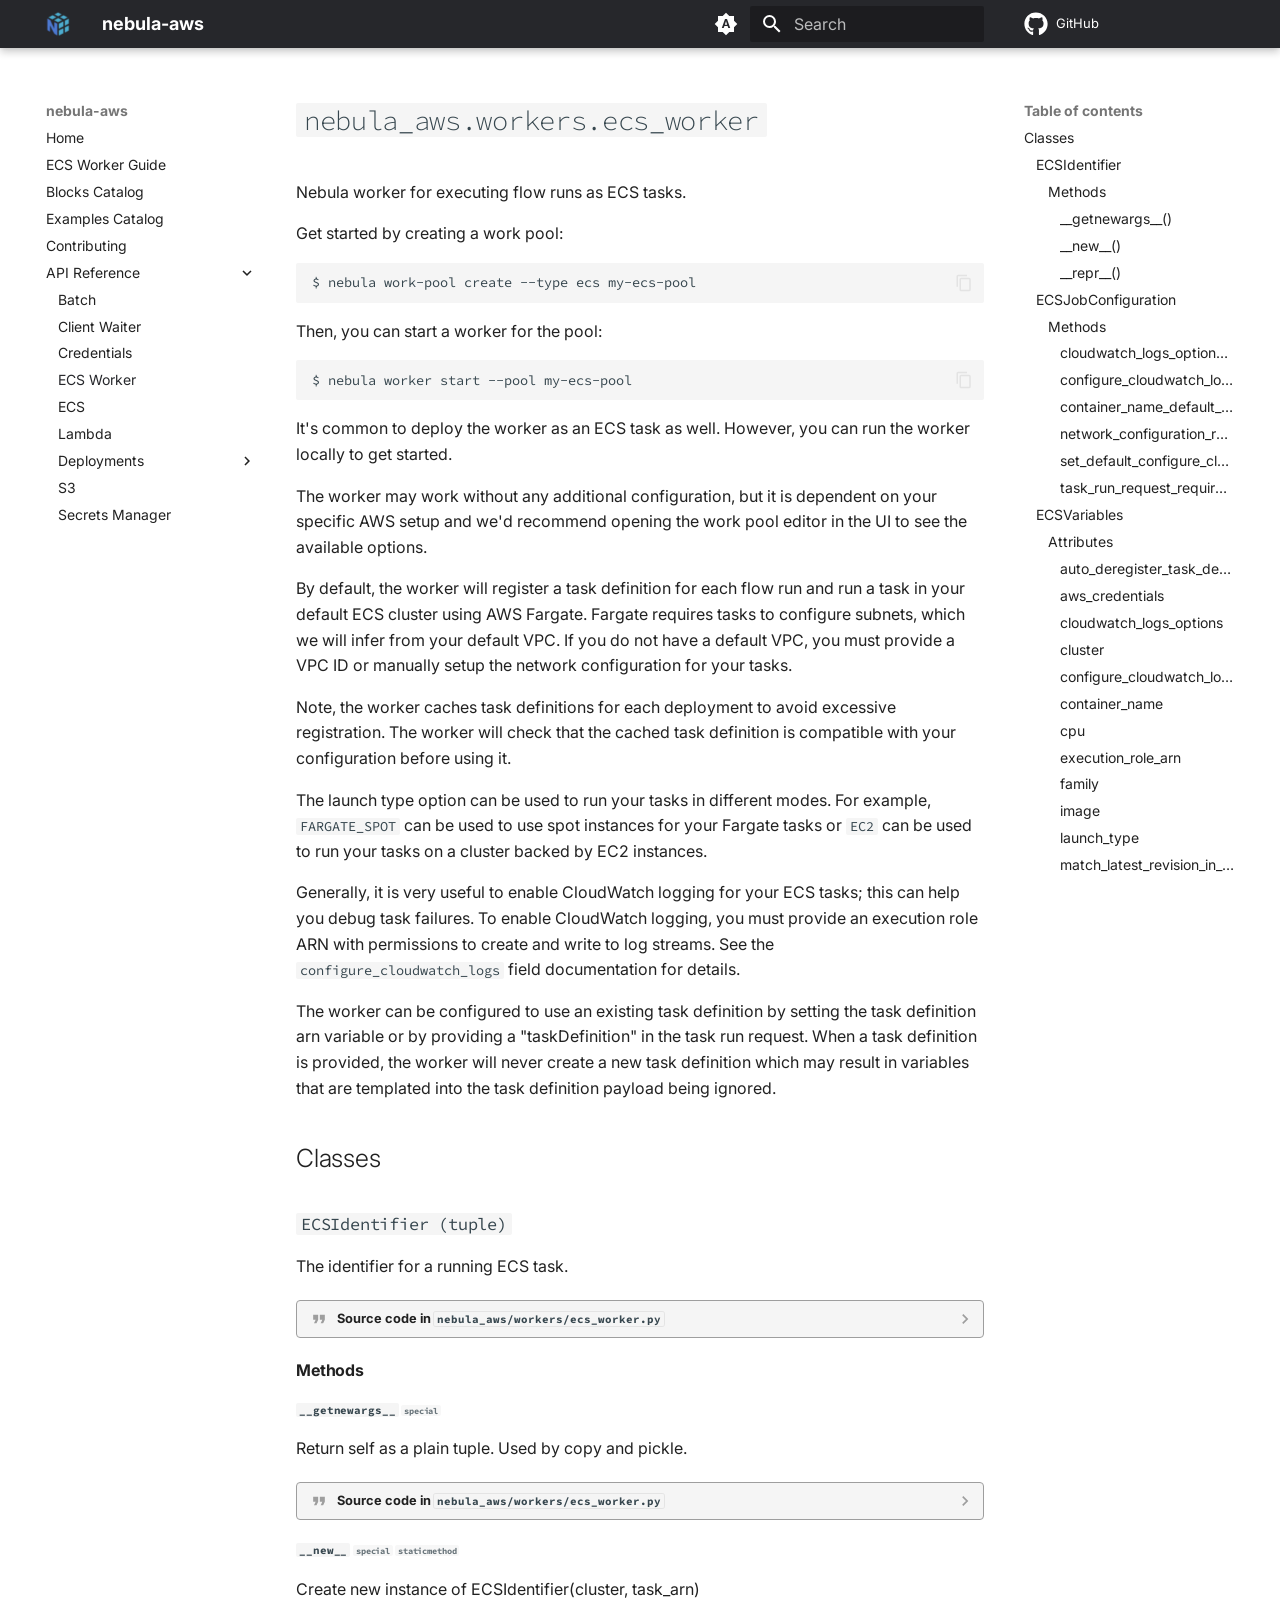
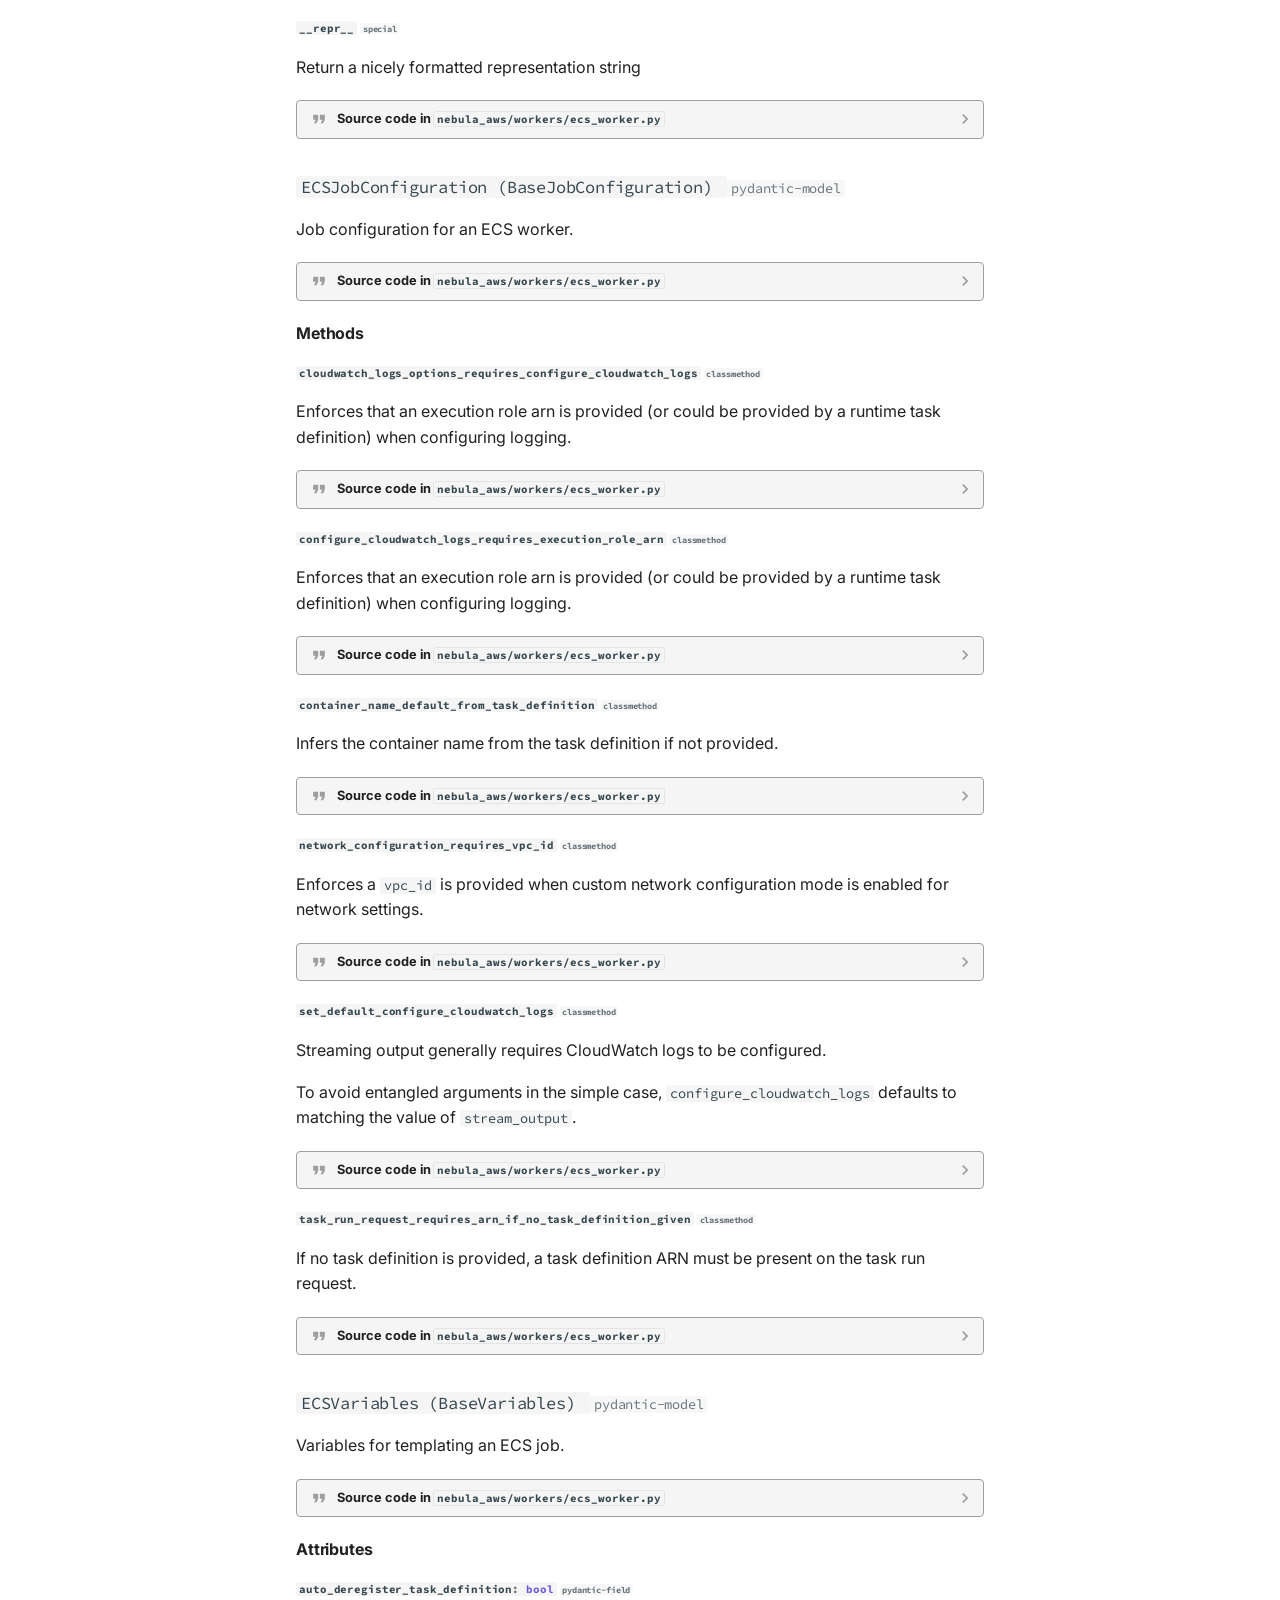
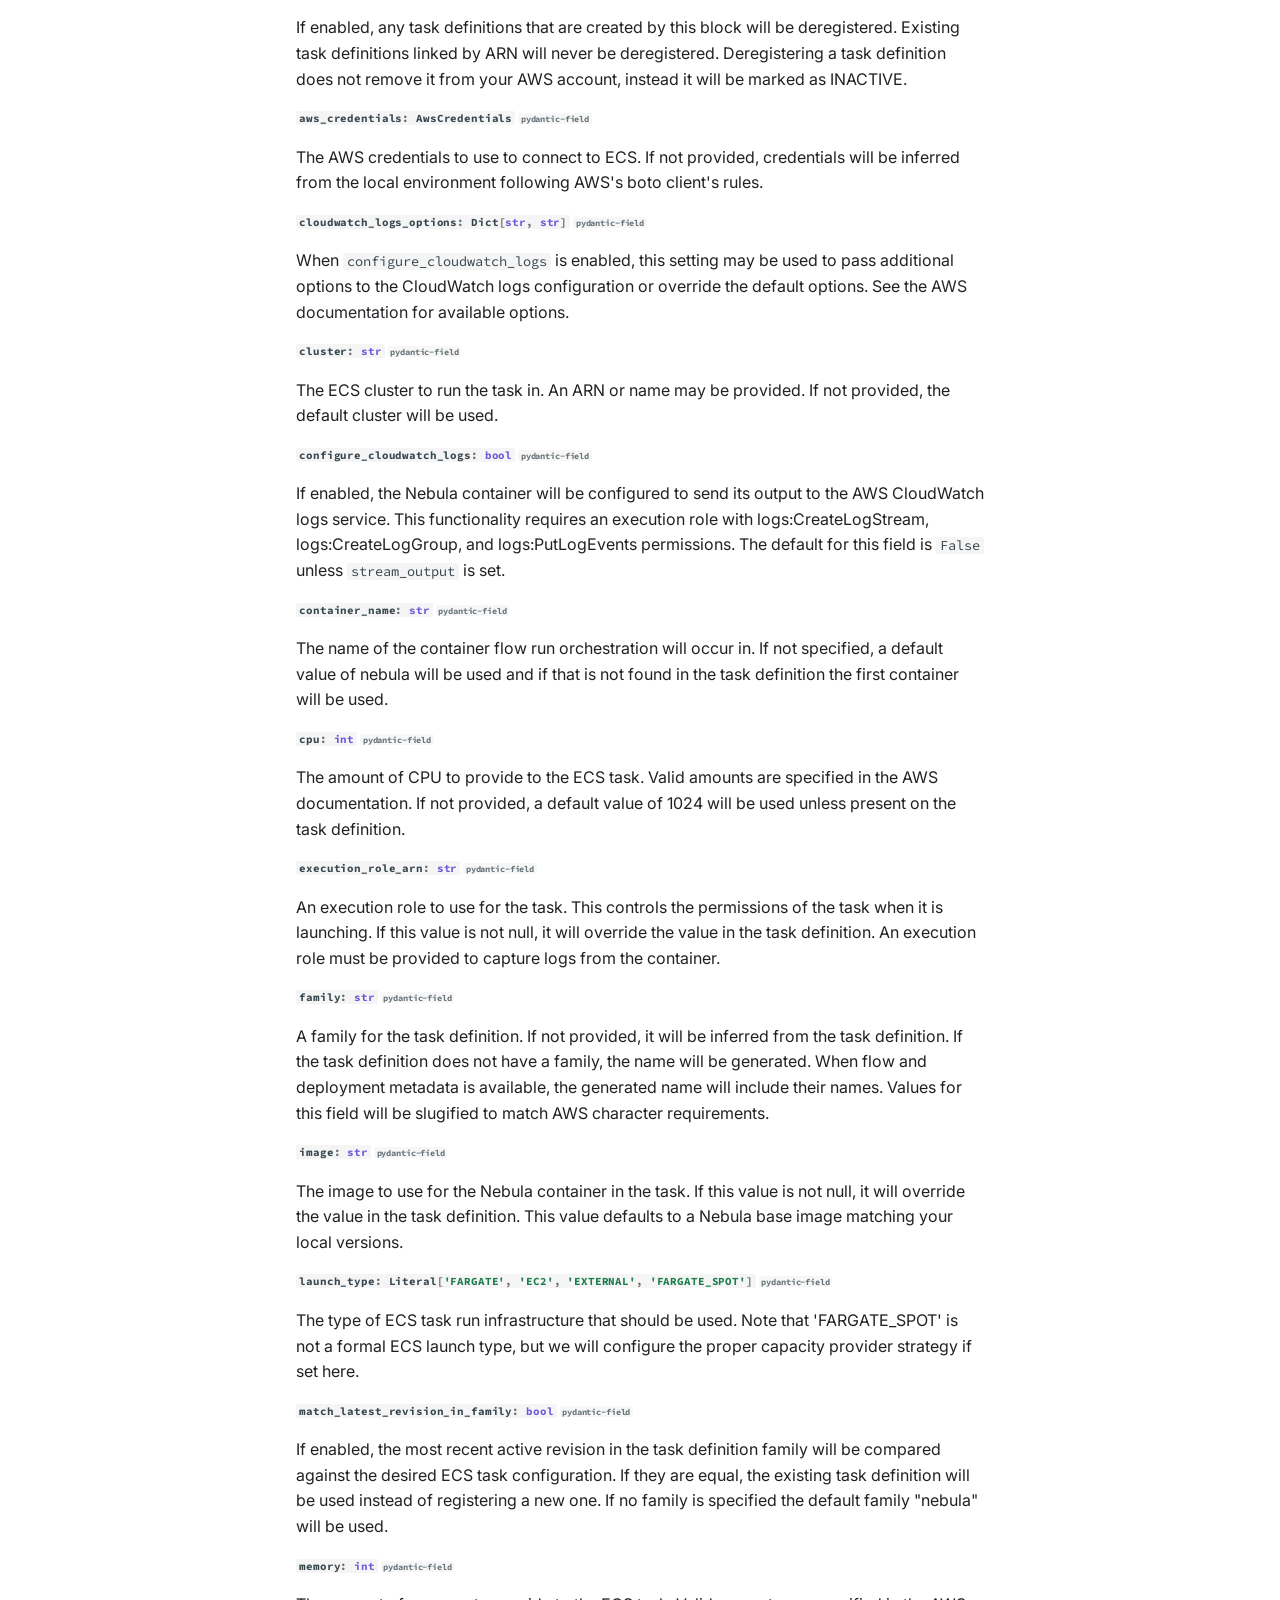
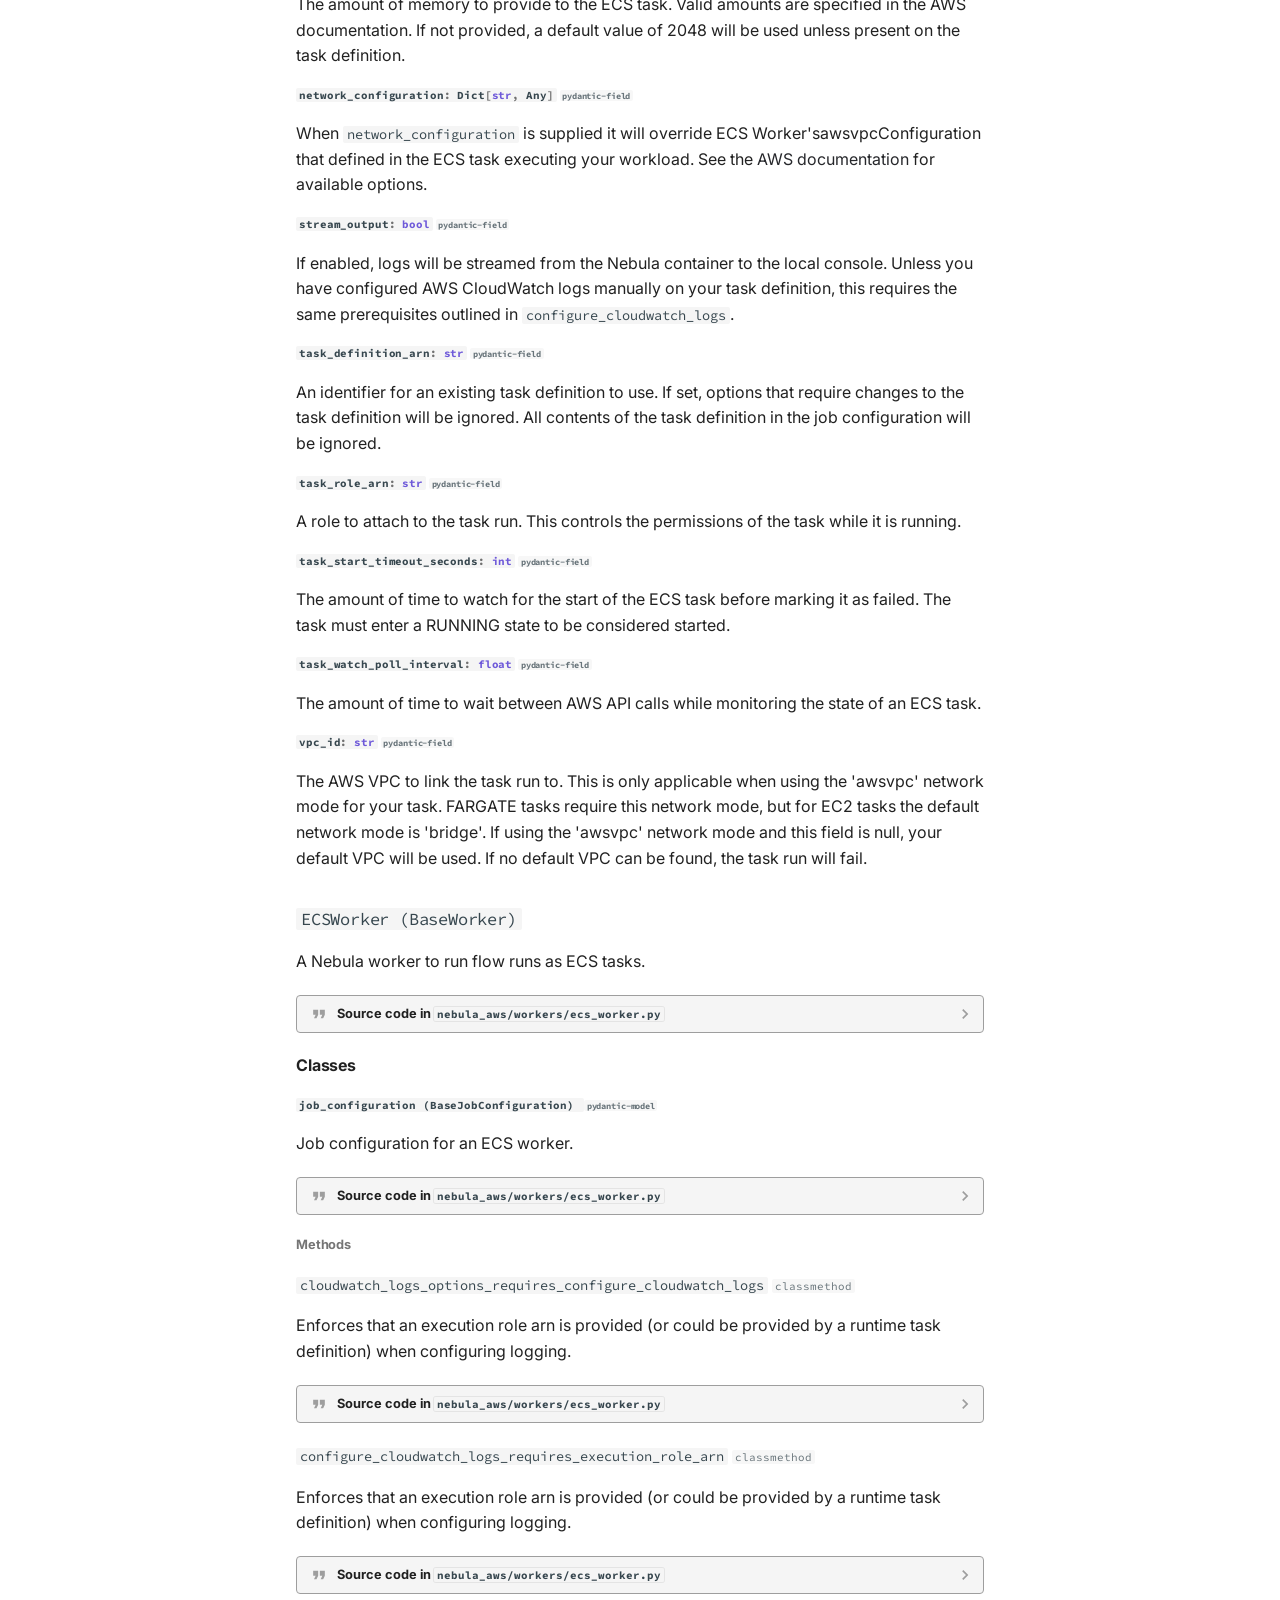
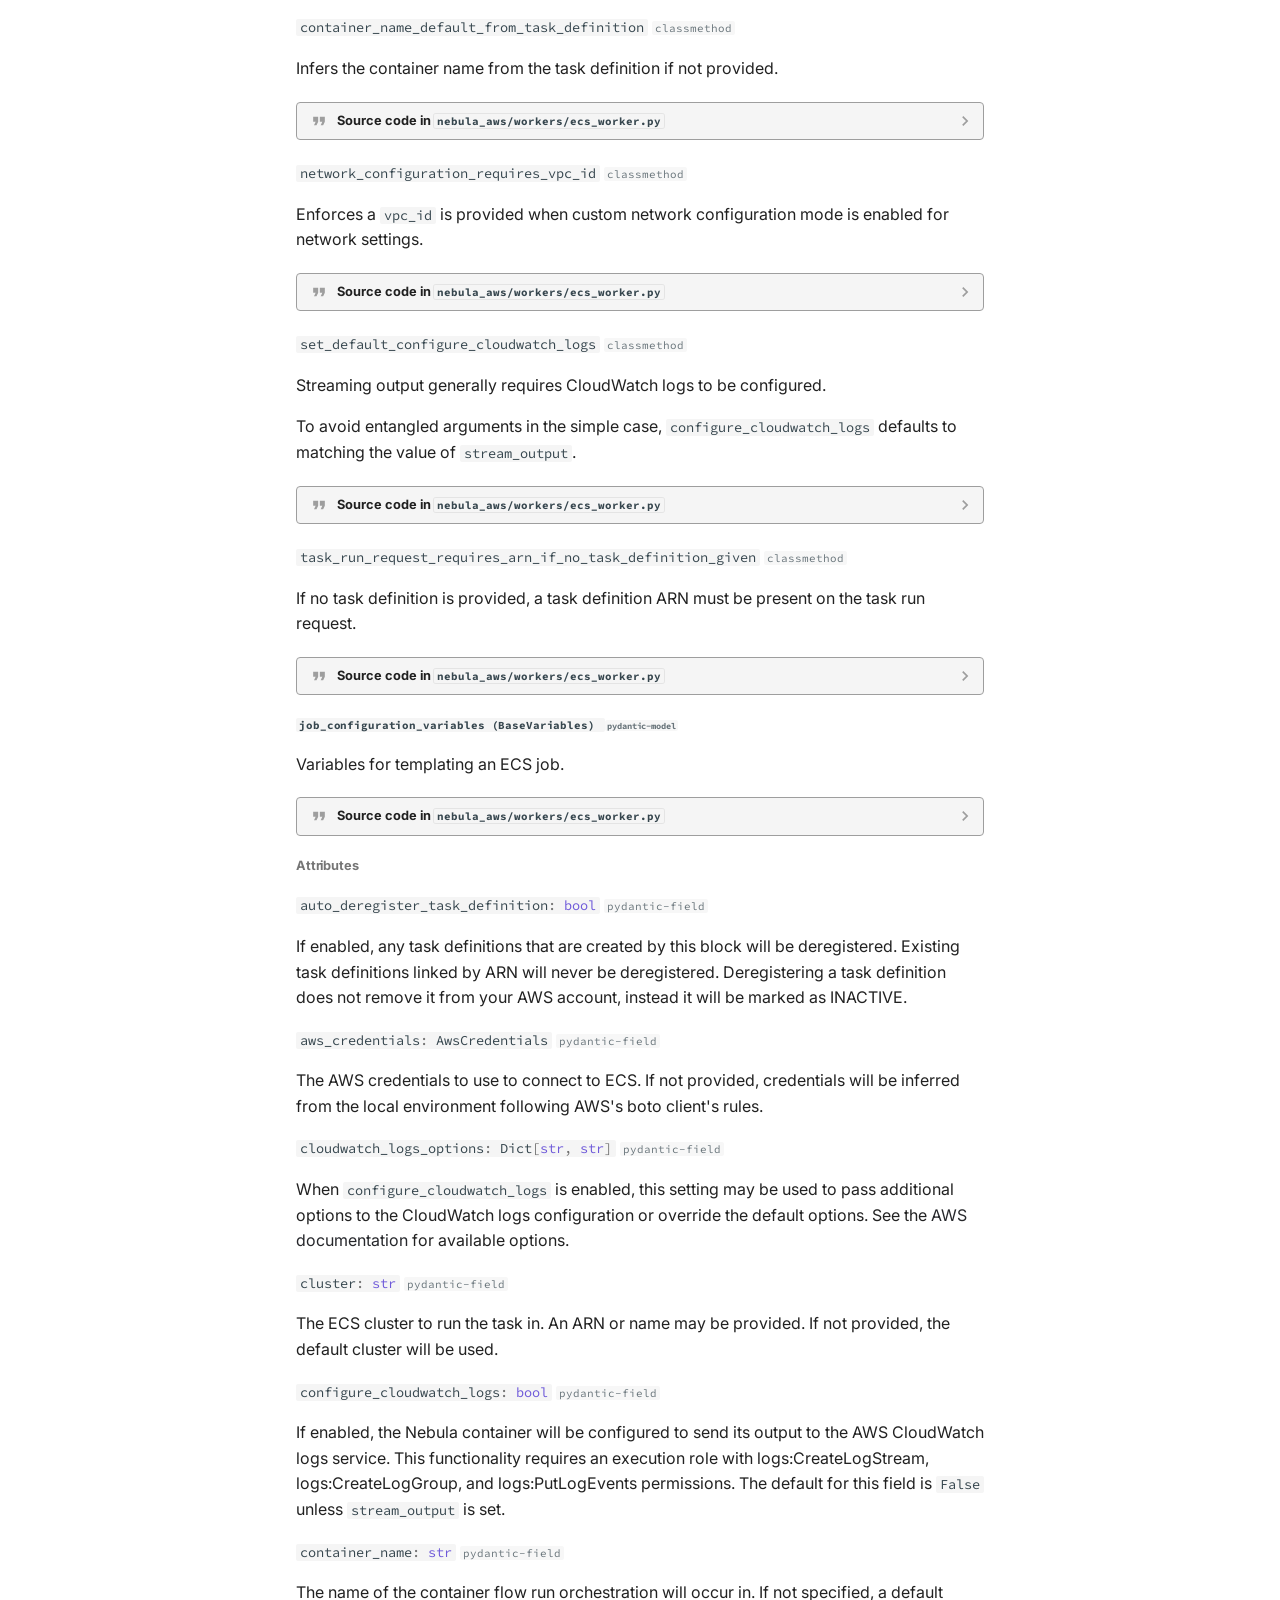
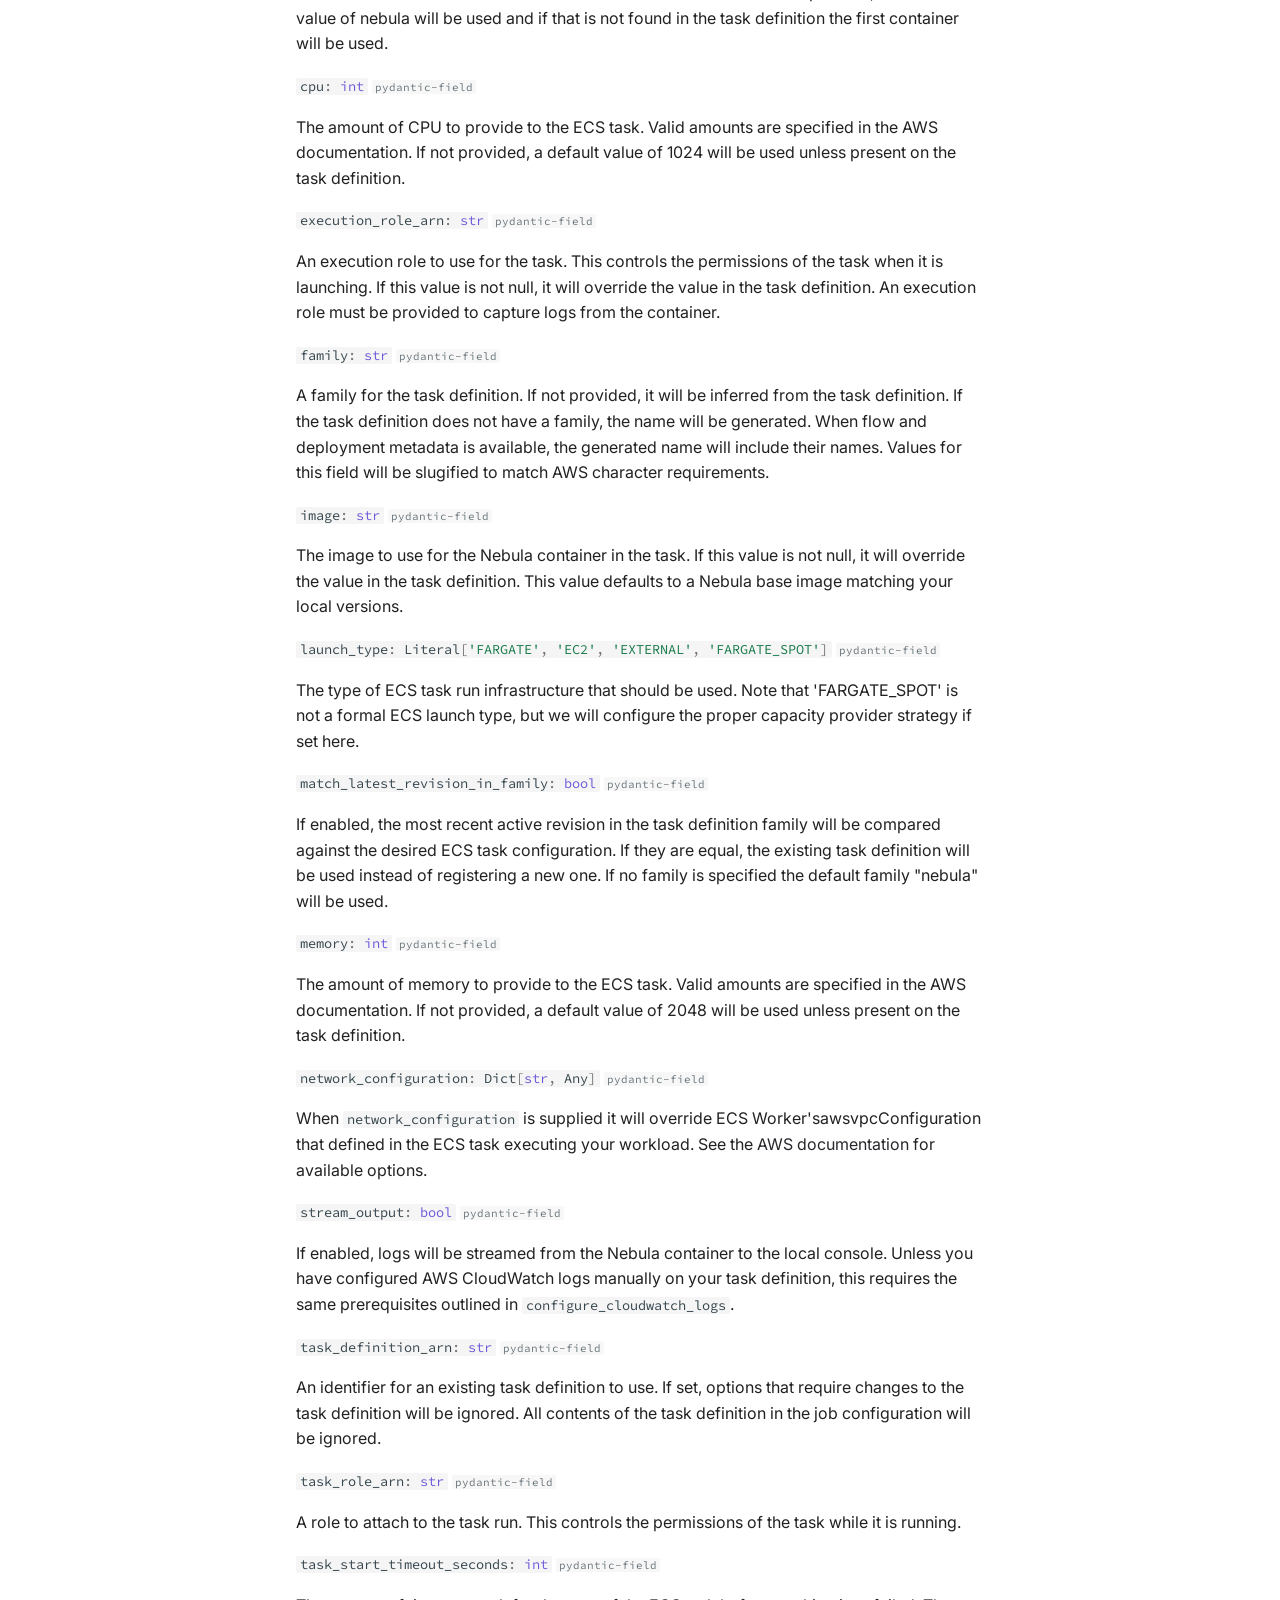
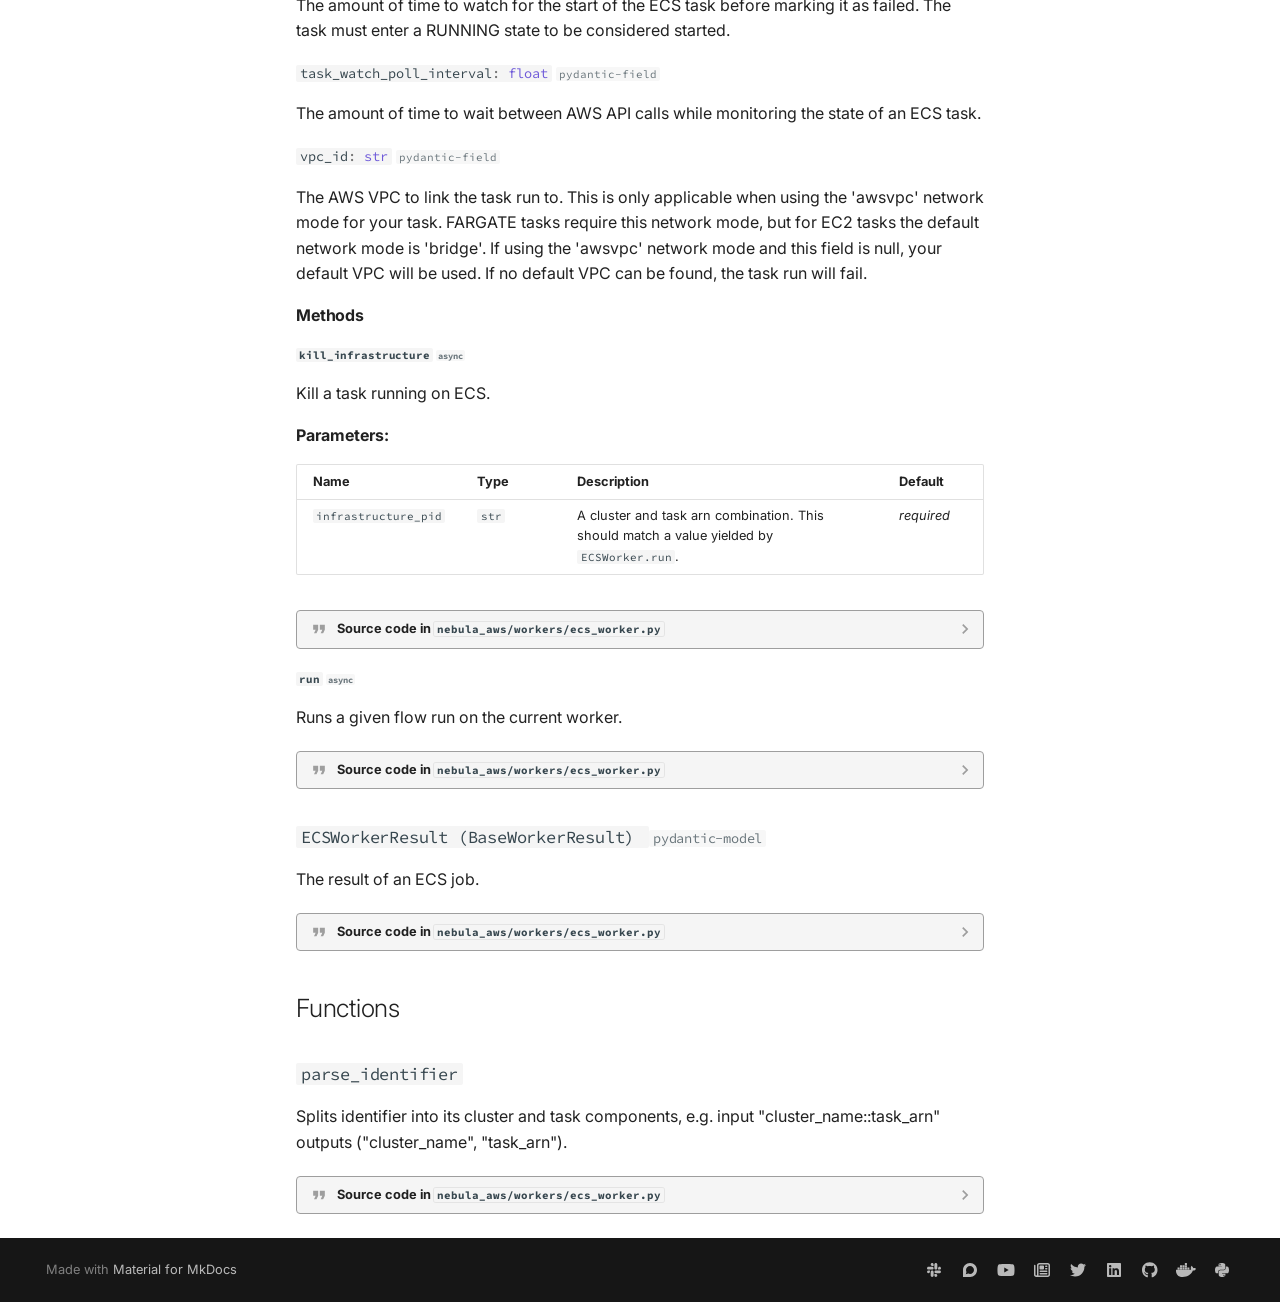
<file: ecs_worker/index.html>
<!doctype html>
<html lang="en" class="no-js">
  <head>
    
      <meta charset="utf-8">
      <meta name="viewport" content="width=device-width,initial-scale=1">
      
        <meta name="description" content="Worker integration with the Amazon Elastic Container Service.">
      
      
      
        <link rel="canonical" href="https://kozmoai.github.io/nebula-aws/ecs_worker/">
      
      
        <link rel="prev" href="../credentials/">
      
      
        <link rel="next" href="../ecs/">
      
      
      <link rel="icon" href="../img/favicon.ico">
      <meta name="generator" content="mkdocs-1.5.3, mkdocs-material-9.5.15">
    
    
      
        <title>ECS Worker - nebula-aws</title>
      
    
    
      <link rel="stylesheet" href="../assets/stylesheets/main.7e359304.min.css">
      
        
        <link rel="stylesheet" href="../assets/stylesheets/palette.06af60db.min.css">
      
      


    
    
      
    
    
      
        
        
        <link rel="preconnect" href="https://fonts.gstatic.com" crossorigin>
        <link rel="stylesheet" href="https://fonts.googleapis.com/css?family=Inter:300,300i,400,400i,700,700i%7CSource+Code+Pro:400,400i,700,700i&display=fallback">
        <style>:root{--md-text-font:"Inter";--md-code-font:"Source Code Pro"}</style>
      
    
    
      <link rel="stylesheet" href="../assets/_mkdocstrings.css">
    
      <link rel="stylesheet" href="../stylesheets/extra.css">
    
    <script>__md_scope=new URL("..",location),__md_hash=e=>[...e].reduce((e,_)=>(e<<5)-e+_.charCodeAt(0),0),__md_get=(e,_=localStorage,t=__md_scope)=>JSON.parse(_.getItem(t.pathname+"."+e)),__md_set=(e,_,t=localStorage,a=__md_scope)=>{try{t.setItem(a.pathname+"."+e,JSON.stringify(_))}catch(e){}}</script>
    
      
  


  <!-- Google tag (gtag.js) -->
<script async src="https://www.googletagmanager.com/gtag/js?id=G-8CSMBCQDKN"></script>
<script>
    window.dataLayer = window.dataLayer || [];
    function gtag(){dataLayer.push(arguments);}
    gtag('js', new Date());

    gtag('config', 'G-8CSMBCQDKN');
</script>
<!-- Segment analytics -->
<script>
    !function(){var analytics=window.analytics=window.analytics||[];if(!analytics.initialize)if(analytics.invoked)window.console&&console.error&&console.error("Segment snippet included twice.");else{analytics.invoked=!0;analytics.methods=["trackSubmit","trackClick","trackLink","trackForm","pageview","identify","reset","group","track","ready","alias","debug","page","once","off","on","addSourceMiddleware","addIntegrationMiddleware","setAnonymousId","addDestinationMiddleware"];analytics.factory=function(e){return function(){var t=Array.prototype.slice.call(arguments);t.unshift(e);analytics.push(t);return analytics}};for(var e=0;e<analytics.methods.length;e++){var key=analytics.methods[e];analytics[key]=analytics.factory(key)}analytics.load=function(key,e){var t=document.createElement("script");t.type="text/javascript";t.async=!0;t.src="https://cdn.segment.com/analytics.js/v1/" + key + "/analytics.min.js";var n=document.getElementsByTagName("script")[0];n.parentNode.insertBefore(t,n);analytics._loadOptions=e};analytics._writeKey="xDLAoTXsNYpC4Y6JucKnJ8W1MYBuyAbD";;analytics.SNIPPET_VERSION="4.15.3";
    analytics.load("xDLAoTXsNYpC4Y6JucKnJ8W1MYBuyAbD");
    analytics.page();
    }}();
</script>
  
    <script>"undefined"!=typeof __md_analytics&&__md_analytics()</script>
  

    
    
    
  </head>
  
  
    
    
      
    
    
    
    
    <body dir="ltr" data-md-color-scheme="default" data-md-color-primary="indigo" data-md-color-accent="indigo">
  
    
    <input class="md-toggle" data-md-toggle="drawer" type="checkbox" id="__drawer" autocomplete="off">
    <input class="md-toggle" data-md-toggle="search" type="checkbox" id="__search" autocomplete="off">
    <label class="md-overlay" for="__drawer"></label>
    <div data-md-component="skip">
      
        
        <a href="#nebula_aws.workers.ecs_worker" class="md-skip">
          Skip to content
        </a>
      
    </div>
    <div data-md-component="announce">
      
    </div>
    
    
      

  

<header class="md-header md-header--shadow" data-md-component="header">
  <nav class="md-header__inner md-grid" aria-label="Header">
    <a href=".." title="nebula-aws" class="md-header__button md-logo" aria-label="nebula-aws" data-md-component="logo">
      
  <img src="../img/nebula-logo-mark.png" alt="logo">

    </a>
    <label class="md-header__button md-icon" for="__drawer">
      
      <svg xmlns="http://www.w3.org/2000/svg" viewBox="0 0 24 24"><path d="M3 6h18v2H3V6m0 5h18v2H3v-2m0 5h18v2H3v-2Z"/></svg>
    </label>
    <div class="md-header__title" data-md-component="header-title">
      <div class="md-header__ellipsis">
        <div class="md-header__topic">
          <span class="md-ellipsis">
            nebula-aws
          </span>
        </div>
        <div class="md-header__topic" data-md-component="header-topic">
          <span class="md-ellipsis">
            
              ECS Worker
            
          </span>
        </div>
      </div>
    </div>
    
      
        <form class="md-header__option" data-md-component="palette">
  
    
    
    
    <input class="md-option" data-md-color-media="(prefers-color-scheme)" data-md-color-scheme="default" data-md-color-primary="indigo" data-md-color-accent="indigo"  aria-label="Switch to light mode"  type="radio" name="__palette" id="__palette_0">
    
      <label class="md-header__button md-icon" title="Switch to light mode" for="__palette_1" hidden>
        <svg xmlns="http://www.w3.org/2000/svg" viewBox="0 0 24 24"><path d="m14.3 16-.7-2h-3.2l-.7 2H7.8L11 7h2l3.2 9h-1.9M20 8.69V4h-4.69L12 .69 8.69 4H4v4.69L.69 12 4 15.31V20h4.69L12 23.31 15.31 20H20v-4.69L23.31 12 20 8.69m-9.15 3.96h2.3L12 9l-1.15 3.65Z"/></svg>
      </label>
    
  
    
    
    
    <input class="md-option" data-md-color-media="(prefers-color-scheme: light)" data-md-color-scheme="default" data-md-color-primary="blue" data-md-color-accent="blue"  aria-label="Switch to dark mode"  type="radio" name="__palette" id="__palette_1">
    
      <label class="md-header__button md-icon" title="Switch to dark mode" for="__palette_2" hidden>
        <svg xmlns="http://www.w3.org/2000/svg" viewBox="0 0 24 24"><path d="M12 7a5 5 0 0 1 5 5 5 5 0 0 1-5 5 5 5 0 0 1-5-5 5 5 0 0 1 5-5m0 2a3 3 0 0 0-3 3 3 3 0 0 0 3 3 3 3 0 0 0 3-3 3 3 0 0 0-3-3m0-7 2.39 3.42C13.65 5.15 12.84 5 12 5c-.84 0-1.65.15-2.39.42L12 2M3.34 7l4.16-.35A7.2 7.2 0 0 0 5.94 8.5c-.44.74-.69 1.5-.83 2.29L3.34 7m.02 10 1.76-3.77a7.131 7.131 0 0 0 2.38 4.14L3.36 17M20.65 7l-1.77 3.79a7.023 7.023 0 0 0-2.38-4.15l4.15.36m-.01 10-4.14.36c.59-.51 1.12-1.14 1.54-1.86.42-.73.69-1.5.83-2.29L20.64 17M12 22l-2.41-3.44c.74.27 1.55.44 2.41.44.82 0 1.63-.17 2.37-.44L12 22Z"/></svg>
      </label>
    
  
    
    
    
    <input class="md-option" data-md-color-media="(prefers-color-scheme: dark)" data-md-color-scheme="slate" data-md-color-primary="blue" data-md-color-accent="blue"  aria-label="Switch to light mode"  type="radio" name="__palette" id="__palette_2">
    
      <label class="md-header__button md-icon" title="Switch to light mode" for="__palette_0" hidden>
        <svg xmlns="http://www.w3.org/2000/svg" viewBox="0 0 24 24"><path d="m17.75 4.09-2.53 1.94.91 3.06-2.63-1.81-2.63 1.81.91-3.06-2.53-1.94L12.44 4l1.06-3 1.06 3 3.19.09m3.5 6.91-1.64 1.25.59 1.98-1.7-1.17-1.7 1.17.59-1.98L15.75 11l2.06-.05L18.5 9l.69 1.95 2.06.05m-2.28 4.95c.83-.08 1.72 1.1 1.19 1.85-.32.45-.66.87-1.08 1.27C15.17 23 8.84 23 4.94 19.07c-3.91-3.9-3.91-10.24 0-14.14.4-.4.82-.76 1.27-1.08.75-.53 1.93.36 1.85 1.19-.27 2.86.69 5.83 2.89 8.02a9.96 9.96 0 0 0 8.02 2.89m-1.64 2.02a12.08 12.08 0 0 1-7.8-3.47c-2.17-2.19-3.33-5-3.49-7.82-2.81 3.14-2.7 7.96.31 10.98 3.02 3.01 7.84 3.12 10.98.31Z"/></svg>
      </label>
    
  
</form>
      
    
    
      <script>var media,input,key,value,palette=__md_get("__palette");if(palette&&palette.color){"(prefers-color-scheme)"===palette.color.media&&(media=matchMedia("(prefers-color-scheme: light)"),input=document.querySelector(media.matches?"[data-md-color-media='(prefers-color-scheme: light)']":"[data-md-color-media='(prefers-color-scheme: dark)']"),palette.color.media=input.getAttribute("data-md-color-media"),palette.color.scheme=input.getAttribute("data-md-color-scheme"),palette.color.primary=input.getAttribute("data-md-color-primary"),palette.color.accent=input.getAttribute("data-md-color-accent"));for([key,value]of Object.entries(palette.color))document.body.setAttribute("data-md-color-"+key,value)}</script>
    
    
    
      <label class="md-header__button md-icon" for="__search">
        
        <svg xmlns="http://www.w3.org/2000/svg" viewBox="0 0 24 24"><path d="M9.5 3A6.5 6.5 0 0 1 16 9.5c0 1.61-.59 3.09-1.56 4.23l.27.27h.79l5 5-1.5 1.5-5-5v-.79l-.27-.27A6.516 6.516 0 0 1 9.5 16 6.5 6.5 0 0 1 3 9.5 6.5 6.5 0 0 1 9.5 3m0 2C7 5 5 7 5 9.5S7 14 9.5 14 14 12 14 9.5 12 5 9.5 5Z"/></svg>
      </label>
      <div class="md-search" data-md-component="search" role="dialog">
  <label class="md-search__overlay" for="__search"></label>
  <div class="md-search__inner" role="search">
    <form class="md-search__form" name="search">
      <input type="text" class="md-search__input" name="query" aria-label="Search" placeholder="Search" autocapitalize="off" autocorrect="off" autocomplete="off" spellcheck="false" data-md-component="search-query" required>
      <label class="md-search__icon md-icon" for="__search">
        
        <svg xmlns="http://www.w3.org/2000/svg" viewBox="0 0 24 24"><path d="M9.5 3A6.5 6.5 0 0 1 16 9.5c0 1.61-.59 3.09-1.56 4.23l.27.27h.79l5 5-1.5 1.5-5-5v-.79l-.27-.27A6.516 6.516 0 0 1 9.5 16 6.5 6.5 0 0 1 3 9.5 6.5 6.5 0 0 1 9.5 3m0 2C7 5 5 7 5 9.5S7 14 9.5 14 14 12 14 9.5 12 5 9.5 5Z"/></svg>
        
        <svg xmlns="http://www.w3.org/2000/svg" viewBox="0 0 24 24"><path d="M20 11v2H8l5.5 5.5-1.42 1.42L4.16 12l7.92-7.92L13.5 5.5 8 11h12Z"/></svg>
      </label>
      <nav class="md-search__options" aria-label="Search">
        
        <button type="reset" class="md-search__icon md-icon" title="Clear" aria-label="Clear" tabindex="-1">
          
          <svg xmlns="http://www.w3.org/2000/svg" viewBox="0 0 24 24"><path d="M19 6.41 17.59 5 12 10.59 6.41 5 5 6.41 10.59 12 5 17.59 6.41 19 12 13.41 17.59 19 19 17.59 13.41 12 19 6.41Z"/></svg>
        </button>
      </nav>
      
    </form>
    <div class="md-search__output">
      <div class="md-search__scrollwrap" data-md-scrollfix>
        <div class="md-search-result" data-md-component="search-result">
          <div class="md-search-result__meta">
            Initializing search
          </div>
          <ol class="md-search-result__list" role="presentation"></ol>
        </div>
      </div>
    </div>
  </div>
</div>
    
    
      <div class="md-header__source">
        <a href="https://github.com/kozmoai/nebula-aws" title="Go to repository" class="md-source" data-md-component="source">
  <div class="md-source__icon md-icon">
    
    <svg xmlns="http://www.w3.org/2000/svg" viewBox="0 0 496 512"><!--! Font Awesome Free 6.5.1 by @fontawesome - https://fontawesome.com License - https://fontawesome.com/license/free (Icons: CC BY 4.0, Fonts: SIL OFL 1.1, Code: MIT License) Copyright 2023 Fonticons, Inc.--><path d="M165.9 397.4c0 2-2.3 3.6-5.2 3.6-3.3.3-5.6-1.3-5.6-3.6 0-2 2.3-3.6 5.2-3.6 3-.3 5.6 1.3 5.6 3.6zm-31.1-4.5c-.7 2 1.3 4.3 4.3 4.9 2.6 1 5.6 0 6.2-2s-1.3-4.3-4.3-5.2c-2.6-.7-5.5.3-6.2 2.3zm44.2-1.7c-2.9.7-4.9 2.6-4.6 4.9.3 2 2.9 3.3 5.9 2.6 2.9-.7 4.9-2.6 4.6-4.6-.3-1.9-3-3.2-5.9-2.9zM244.8 8C106.1 8 0 113.3 0 252c0 110.9 69.8 205.8 169.5 239.2 12.8 2.3 17.3-5.6 17.3-12.1 0-6.2-.3-40.4-.3-61.4 0 0-70 15-84.7-29.8 0 0-11.4-29.1-27.8-36.6 0 0-22.9-15.7 1.6-15.4 0 0 24.9 2 38.6 25.8 21.9 38.6 58.6 27.5 72.9 20.9 2.3-16 8.8-27.1 16-33.7-55.9-6.2-112.3-14.3-112.3-110.5 0-27.5 7.6-41.3 23.6-58.9-2.6-6.5-11.1-33.3 2.6-67.9 20.9-6.5 69 27 69 27 20-5.6 41.5-8.5 62.8-8.5s42.8 2.9 62.8 8.5c0 0 48.1-33.6 69-27 13.7 34.7 5.2 61.4 2.6 67.9 16 17.7 25.8 31.5 25.8 58.9 0 96.5-58.9 104.2-114.8 110.5 9.2 7.9 17 22.9 17 46.4 0 33.7-.3 75.4-.3 83.6 0 6.5 4.6 14.4 17.3 12.1C428.2 457.8 496 362.9 496 252 496 113.3 383.5 8 244.8 8zM97.2 352.9c-1.3 1-1 3.3.7 5.2 1.6 1.6 3.9 2.3 5.2 1 1.3-1 1-3.3-.7-5.2-1.6-1.6-3.9-2.3-5.2-1zm-10.8-8.1c-.7 1.3.3 2.9 2.3 3.9 1.6 1 3.6.7 4.3-.7.7-1.3-.3-2.9-2.3-3.9-2-.6-3.6-.3-4.3.7zm32.4 35.6c-1.6 1.3-1 4.3 1.3 6.2 2.3 2.3 5.2 2.6 6.5 1 1.3-1.3.7-4.3-1.3-6.2-2.2-2.3-5.2-2.6-6.5-1zm-11.4-14.7c-1.6 1-1.6 3.6 0 5.9 1.6 2.3 4.3 3.3 5.6 2.3 1.6-1.3 1.6-3.9 0-6.2-1.4-2.3-4-3.3-5.6-2z"/></svg>
  </div>
  <div class="md-source__repository">
    GitHub
  </div>
</a>
      </div>
    
  </nav>
  
</header>
    
    <div class="md-container" data-md-component="container">
      
      
        
          
        
      
      <main class="md-main" data-md-component="main">
        <div class="md-main__inner md-grid">
          
            
              
              <div class="md-sidebar md-sidebar--primary" data-md-component="sidebar" data-md-type="navigation" >
                <div class="md-sidebar__scrollwrap">
                  <div class="md-sidebar__inner">
                    



<nav class="md-nav md-nav--primary" aria-label="Navigation" data-md-level="0">
  <label class="md-nav__title" for="__drawer">
    <a href=".." title="nebula-aws" class="md-nav__button md-logo" aria-label="nebula-aws" data-md-component="logo">
      
  <img src="../img/nebula-logo-mark.png" alt="logo">

    </a>
    nebula-aws
  </label>
  
    <div class="md-nav__source">
      <a href="https://github.com/kozmoai/nebula-aws" title="Go to repository" class="md-source" data-md-component="source">
  <div class="md-source__icon md-icon">
    
    <svg xmlns="http://www.w3.org/2000/svg" viewBox="0 0 496 512"><!--! Font Awesome Free 6.5.1 by @fontawesome - https://fontawesome.com License - https://fontawesome.com/license/free (Icons: CC BY 4.0, Fonts: SIL OFL 1.1, Code: MIT License) Copyright 2023 Fonticons, Inc.--><path d="M165.9 397.4c0 2-2.3 3.6-5.2 3.6-3.3.3-5.6-1.3-5.6-3.6 0-2 2.3-3.6 5.2-3.6 3-.3 5.6 1.3 5.6 3.6zm-31.1-4.5c-.7 2 1.3 4.3 4.3 4.9 2.6 1 5.6 0 6.2-2s-1.3-4.3-4.3-5.2c-2.6-.7-5.5.3-6.2 2.3zm44.2-1.7c-2.9.7-4.9 2.6-4.6 4.9.3 2 2.9 3.3 5.9 2.6 2.9-.7 4.9-2.6 4.6-4.6-.3-1.9-3-3.2-5.9-2.9zM244.8 8C106.1 8 0 113.3 0 252c0 110.9 69.8 205.8 169.5 239.2 12.8 2.3 17.3-5.6 17.3-12.1 0-6.2-.3-40.4-.3-61.4 0 0-70 15-84.7-29.8 0 0-11.4-29.1-27.8-36.6 0 0-22.9-15.7 1.6-15.4 0 0 24.9 2 38.6 25.8 21.9 38.6 58.6 27.5 72.9 20.9 2.3-16 8.8-27.1 16-33.7-55.9-6.2-112.3-14.3-112.3-110.5 0-27.5 7.6-41.3 23.6-58.9-2.6-6.5-11.1-33.3 2.6-67.9 20.9-6.5 69 27 69 27 20-5.6 41.5-8.5 62.8-8.5s42.8 2.9 62.8 8.5c0 0 48.1-33.6 69-27 13.7 34.7 5.2 61.4 2.6 67.9 16 17.7 25.8 31.5 25.8 58.9 0 96.5-58.9 104.2-114.8 110.5 9.2 7.9 17 22.9 17 46.4 0 33.7-.3 75.4-.3 83.6 0 6.5 4.6 14.4 17.3 12.1C428.2 457.8 496 362.9 496 252 496 113.3 383.5 8 244.8 8zM97.2 352.9c-1.3 1-1 3.3.7 5.2 1.6 1.6 3.9 2.3 5.2 1 1.3-1 1-3.3-.7-5.2-1.6-1.6-3.9-2.3-5.2-1zm-10.8-8.1c-.7 1.3.3 2.9 2.3 3.9 1.6 1 3.6.7 4.3-.7.7-1.3-.3-2.9-2.3-3.9-2-.6-3.6-.3-4.3.7zm32.4 35.6c-1.6 1.3-1 4.3 1.3 6.2 2.3 2.3 5.2 2.6 6.5 1 1.3-1.3.7-4.3-1.3-6.2-2.2-2.3-5.2-2.6-6.5-1zm-11.4-14.7c-1.6 1-1.6 3.6 0 5.9 1.6 2.3 4.3 3.3 5.6 2.3 1.6-1.3 1.6-3.9 0-6.2-1.4-2.3-4-3.3-5.6-2z"/></svg>
  </div>
  <div class="md-source__repository">
    GitHub
  </div>
</a>
    </div>
  
  <ul class="md-nav__list" data-md-scrollfix>
    
      
      
  
  
  
  
    <li class="md-nav__item">
      <a href=".." class="md-nav__link">
        
  
  <span class="md-ellipsis">
    Home
  </span>
  

      </a>
    </li>
  

    
      
      
  
  
  
  
    <li class="md-nav__item">
      <a href="../ecs_guide/" class="md-nav__link">
        
  
  <span class="md-ellipsis">
    ECS Worker Guide
  </span>
  

      </a>
    </li>
  

    
      
      
  
  
  
  
    <li class="md-nav__item">
      <a href="../blocks_catalog/" class="md-nav__link">
        
  
  <span class="md-ellipsis">
    Blocks Catalog
  </span>
  

      </a>
    </li>
  

    
      
      
  
  
  
  
    <li class="md-nav__item">
      <a href="../examples_catalog/" class="md-nav__link">
        
  
  <span class="md-ellipsis">
    Examples Catalog
  </span>
  

      </a>
    </li>
  

    
      
      
  
  
  
  
    <li class="md-nav__item">
      <a href="../contributing/" class="md-nav__link">
        
  
  <span class="md-ellipsis">
    Contributing
  </span>
  

      </a>
    </li>
  

    
      
      
  
  
    
  
  
  
    
    
    
    
    <li class="md-nav__item md-nav__item--active md-nav__item--nested">
      
        
        
        <input class="md-nav__toggle md-toggle " type="checkbox" id="__nav_6" checked>
        
          
          <label class="md-nav__link" for="__nav_6" id="__nav_6_label" tabindex="0">
            
  
  <span class="md-ellipsis">
    API Reference
  </span>
  

            <span class="md-nav__icon md-icon"></span>
          </label>
        
        <nav class="md-nav" data-md-level="1" aria-labelledby="__nav_6_label" aria-expanded="true">
          <label class="md-nav__title" for="__nav_6">
            <span class="md-nav__icon md-icon"></span>
            API Reference
          </label>
          <ul class="md-nav__list" data-md-scrollfix>
            
              
                
  
  
  
  
    <li class="md-nav__item">
      <a href="../batch/" class="md-nav__link">
        
  
  <span class="md-ellipsis">
    Batch
  </span>
  

      </a>
    </li>
  

              
            
              
                
  
  
  
  
    <li class="md-nav__item">
      <a href="../client_waiter/" class="md-nav__link">
        
  
  <span class="md-ellipsis">
    Client Waiter
  </span>
  

      </a>
    </li>
  

              
            
              
                
  
  
  
  
    <li class="md-nav__item">
      <a href="../credentials/" class="md-nav__link">
        
  
  <span class="md-ellipsis">
    Credentials
  </span>
  

      </a>
    </li>
  

              
            
              
                
  
  
    
  
  
  
    <li class="md-nav__item md-nav__item--active">
      
      <input class="md-nav__toggle md-toggle" type="checkbox" id="__toc">
      
      
        
      
      
        <label class="md-nav__link md-nav__link--active" for="__toc">
          
  
  <span class="md-ellipsis">
    ECS Worker
  </span>
  

          <span class="md-nav__icon md-icon"></span>
        </label>
      
      <a href="./" class="md-nav__link md-nav__link--active">
        
  
  <span class="md-ellipsis">
    ECS Worker
  </span>
  

      </a>
      
        

<nav class="md-nav md-nav--secondary" aria-label="Table of contents">
  
  
  
    
  
  
    <label class="md-nav__title" for="__toc">
      <span class="md-nav__icon md-icon"></span>
      Table of contents
    </label>
    <ul class="md-nav__list" data-md-component="toc" data-md-scrollfix>
      
        <li class="md-nav__item">
  <a href="#nebula_aws.workers.ecs_worker-classes" class="md-nav__link">
    <span class="md-ellipsis">
      Classes
    </span>
  </a>
  
    <nav class="md-nav" aria-label="Classes">
      <ul class="md-nav__list">
        
          <li class="md-nav__item">
  <a href="#nebula_aws.workers.ecs_worker.ECSIdentifier" class="md-nav__link">
    <span class="md-ellipsis">
      ECSIdentifier
    </span>
  </a>
  
    <nav class="md-nav" aria-label="ECSIdentifier">
      <ul class="md-nav__list">
        
          <li class="md-nav__item">
  <a href="#nebula_aws.workers.ecs_worker.ECSIdentifier-methods" class="md-nav__link">
    <span class="md-ellipsis">
      Methods
    </span>
  </a>
  
    <nav class="md-nav" aria-label="Methods">
      <ul class="md-nav__list">
        
          <li class="md-nav__item">
  <a href="#nebula_aws.workers.ecs_worker.ECSIdentifier.__getnewargs__" class="md-nav__link">
    <span class="md-ellipsis">
      __getnewargs__()
    </span>
  </a>
  
</li>
        
          <li class="md-nav__item">
  <a href="#nebula_aws.workers.ecs_worker.ECSIdentifier.__new__" class="md-nav__link">
    <span class="md-ellipsis">
      __new__()
    </span>
  </a>
  
</li>
        
          <li class="md-nav__item">
  <a href="#nebula_aws.workers.ecs_worker.ECSIdentifier.__repr__" class="md-nav__link">
    <span class="md-ellipsis">
      __repr__()
    </span>
  </a>
  
</li>
        
      </ul>
    </nav>
  
</li>
        
      </ul>
    </nav>
  
</li>
        
          <li class="md-nav__item">
  <a href="#nebula_aws.workers.ecs_worker.ECSJobConfiguration" class="md-nav__link">
    <span class="md-ellipsis">
      ECSJobConfiguration
    </span>
  </a>
  
    <nav class="md-nav" aria-label="ECSJobConfiguration">
      <ul class="md-nav__list">
        
          <li class="md-nav__item">
  <a href="#nebula_aws.workers.ecs_worker.ECSJobConfiguration-methods" class="md-nav__link">
    <span class="md-ellipsis">
      Methods
    </span>
  </a>
  
    <nav class="md-nav" aria-label="Methods">
      <ul class="md-nav__list">
        
          <li class="md-nav__item">
  <a href="#nebula_aws.workers.ecs_worker.ECSJobConfiguration.cloudwatch_logs_options_requires_configure_cloudwatch_logs" class="md-nav__link">
    <span class="md-ellipsis">
      cloudwatch_logs_options_requires_configure_cloudwatch_logs()
    </span>
  </a>
  
</li>
        
          <li class="md-nav__item">
  <a href="#nebula_aws.workers.ecs_worker.ECSJobConfiguration.configure_cloudwatch_logs_requires_execution_role_arn" class="md-nav__link">
    <span class="md-ellipsis">
      configure_cloudwatch_logs_requires_execution_role_arn()
    </span>
  </a>
  
</li>
        
          <li class="md-nav__item">
  <a href="#nebula_aws.workers.ecs_worker.ECSJobConfiguration.container_name_default_from_task_definition" class="md-nav__link">
    <span class="md-ellipsis">
      container_name_default_from_task_definition()
    </span>
  </a>
  
</li>
        
          <li class="md-nav__item">
  <a href="#nebula_aws.workers.ecs_worker.ECSJobConfiguration.network_configuration_requires_vpc_id" class="md-nav__link">
    <span class="md-ellipsis">
      network_configuration_requires_vpc_id()
    </span>
  </a>
  
</li>
        
          <li class="md-nav__item">
  <a href="#nebula_aws.workers.ecs_worker.ECSJobConfiguration.set_default_configure_cloudwatch_logs" class="md-nav__link">
    <span class="md-ellipsis">
      set_default_configure_cloudwatch_logs()
    </span>
  </a>
  
</li>
        
          <li class="md-nav__item">
  <a href="#nebula_aws.workers.ecs_worker.ECSJobConfiguration.task_run_request_requires_arn_if_no_task_definition_given" class="md-nav__link">
    <span class="md-ellipsis">
      task_run_request_requires_arn_if_no_task_definition_given()
    </span>
  </a>
  
</li>
        
      </ul>
    </nav>
  
</li>
        
      </ul>
    </nav>
  
</li>
        
          <li class="md-nav__item">
  <a href="#nebula_aws.workers.ecs_worker.ECSVariables" class="md-nav__link">
    <span class="md-ellipsis">
      ECSVariables
    </span>
  </a>
  
    <nav class="md-nav" aria-label="ECSVariables">
      <ul class="md-nav__list">
        
          <li class="md-nav__item">
  <a href="#nebula_aws.workers.ecs_worker.ECSVariables-attributes" class="md-nav__link">
    <span class="md-ellipsis">
      Attributes
    </span>
  </a>
  
    <nav class="md-nav" aria-label="Attributes">
      <ul class="md-nav__list">
        
          <li class="md-nav__item">
  <a href="#nebula_aws.workers.ecs_worker.ECSVariables.auto_deregister_task_definition" class="md-nav__link">
    <span class="md-ellipsis">
      auto_deregister_task_definition
    </span>
  </a>
  
</li>
        
          <li class="md-nav__item">
  <a href="#nebula_aws.workers.ecs_worker.ECSVariables.aws_credentials" class="md-nav__link">
    <span class="md-ellipsis">
      aws_credentials
    </span>
  </a>
  
</li>
        
          <li class="md-nav__item">
  <a href="#nebula_aws.workers.ecs_worker.ECSVariables.cloudwatch_logs_options" class="md-nav__link">
    <span class="md-ellipsis">
      cloudwatch_logs_options
    </span>
  </a>
  
</li>
        
          <li class="md-nav__item">
  <a href="#nebula_aws.workers.ecs_worker.ECSVariables.cluster" class="md-nav__link">
    <span class="md-ellipsis">
      cluster
    </span>
  </a>
  
</li>
        
          <li class="md-nav__item">
  <a href="#nebula_aws.workers.ecs_worker.ECSVariables.configure_cloudwatch_logs" class="md-nav__link">
    <span class="md-ellipsis">
      configure_cloudwatch_logs
    </span>
  </a>
  
</li>
        
          <li class="md-nav__item">
  <a href="#nebula_aws.workers.ecs_worker.ECSVariables.container_name" class="md-nav__link">
    <span class="md-ellipsis">
      container_name
    </span>
  </a>
  
</li>
        
          <li class="md-nav__item">
  <a href="#nebula_aws.workers.ecs_worker.ECSVariables.cpu" class="md-nav__link">
    <span class="md-ellipsis">
      cpu
    </span>
  </a>
  
</li>
        
          <li class="md-nav__item">
  <a href="#nebula_aws.workers.ecs_worker.ECSVariables.execution_role_arn" class="md-nav__link">
    <span class="md-ellipsis">
      execution_role_arn
    </span>
  </a>
  
</li>
        
          <li class="md-nav__item">
  <a href="#nebula_aws.workers.ecs_worker.ECSVariables.family" class="md-nav__link">
    <span class="md-ellipsis">
      family
    </span>
  </a>
  
</li>
        
          <li class="md-nav__item">
  <a href="#nebula_aws.workers.ecs_worker.ECSVariables.image" class="md-nav__link">
    <span class="md-ellipsis">
      image
    </span>
  </a>
  
</li>
        
          <li class="md-nav__item">
  <a href="#nebula_aws.workers.ecs_worker.ECSVariables.launch_type" class="md-nav__link">
    <span class="md-ellipsis">
      launch_type
    </span>
  </a>
  
</li>
        
          <li class="md-nav__item">
  <a href="#nebula_aws.workers.ecs_worker.ECSVariables.match_latest_revision_in_family" class="md-nav__link">
    <span class="md-ellipsis">
      match_latest_revision_in_family
    </span>
  </a>
  
</li>
        
          <li class="md-nav__item">
  <a href="#nebula_aws.workers.ecs_worker.ECSVariables.memory" class="md-nav__link">
    <span class="md-ellipsis">
      memory
    </span>
  </a>
  
</li>
        
          <li class="md-nav__item">
  <a href="#nebula_aws.workers.ecs_worker.ECSVariables.network_configuration" class="md-nav__link">
    <span class="md-ellipsis">
      network_configuration
    </span>
  </a>
  
</li>
        
          <li class="md-nav__item">
  <a href="#nebula_aws.workers.ecs_worker.ECSVariables.stream_output" class="md-nav__link">
    <span class="md-ellipsis">
      stream_output
    </span>
  </a>
  
</li>
        
          <li class="md-nav__item">
  <a href="#nebula_aws.workers.ecs_worker.ECSVariables.task_definition_arn" class="md-nav__link">
    <span class="md-ellipsis">
      task_definition_arn
    </span>
  </a>
  
</li>
        
          <li class="md-nav__item">
  <a href="#nebula_aws.workers.ecs_worker.ECSVariables.task_role_arn" class="md-nav__link">
    <span class="md-ellipsis">
      task_role_arn
    </span>
  </a>
  
</li>
        
          <li class="md-nav__item">
  <a href="#nebula_aws.workers.ecs_worker.ECSVariables.task_start_timeout_seconds" class="md-nav__link">
    <span class="md-ellipsis">
      task_start_timeout_seconds
    </span>
  </a>
  
</li>
        
          <li class="md-nav__item">
  <a href="#nebula_aws.workers.ecs_worker.ECSVariables.task_watch_poll_interval" class="md-nav__link">
    <span class="md-ellipsis">
      task_watch_poll_interval
    </span>
  </a>
  
</li>
        
          <li class="md-nav__item">
  <a href="#nebula_aws.workers.ecs_worker.ECSVariables.vpc_id" class="md-nav__link">
    <span class="md-ellipsis">
      vpc_id
    </span>
  </a>
  
</li>
        
      </ul>
    </nav>
  
</li>
        
      </ul>
    </nav>
  
</li>
        
          <li class="md-nav__item">
  <a href="#nebula_aws.workers.ecs_worker.ECSWorker" class="md-nav__link">
    <span class="md-ellipsis">
      ECSWorker
    </span>
  </a>
  
    <nav class="md-nav" aria-label="ECSWorker">
      <ul class="md-nav__list">
        
          <li class="md-nav__item">
  <a href="#nebula_aws.workers.ecs_worker.ECSWorker-classes" class="md-nav__link">
    <span class="md-ellipsis">
      Classes
    </span>
  </a>
  
    <nav class="md-nav" aria-label="Classes">
      <ul class="md-nav__list">
        
          <li class="md-nav__item">
  <a href="#nebula_aws.workers.ecs_worker.ECSWorker.job_configuration" class="md-nav__link">
    <span class="md-ellipsis">
      job_configuration
    </span>
  </a>
  
    <nav class="md-nav" aria-label="job_configuration">
      <ul class="md-nav__list">
        
          <li class="md-nav__item">
  <a href="#nebula_aws.workers.ecs_worker.ECSWorker.job_configuration-methods" class="md-nav__link">
    <span class="md-ellipsis">
      Methods
    </span>
  </a>
  
</li>
        
      </ul>
    </nav>
  
</li>
        
          <li class="md-nav__item">
  <a href="#nebula_aws.workers.ecs_worker.ECSWorker.job_configuration_variables" class="md-nav__link">
    <span class="md-ellipsis">
      job_configuration_variables
    </span>
  </a>
  
    <nav class="md-nav" aria-label="job_configuration_variables">
      <ul class="md-nav__list">
        
          <li class="md-nav__item">
  <a href="#nebula_aws.workers.ecs_worker.ECSWorker.job_configuration_variables-attributes" class="md-nav__link">
    <span class="md-ellipsis">
      Attributes
    </span>
  </a>
  
</li>
        
      </ul>
    </nav>
  
</li>
        
      </ul>
    </nav>
  
</li>
        
          <li class="md-nav__item">
  <a href="#nebula_aws.workers.ecs_worker.ECSWorker-methods" class="md-nav__link">
    <span class="md-ellipsis">
      Methods
    </span>
  </a>
  
    <nav class="md-nav" aria-label="Methods">
      <ul class="md-nav__list">
        
          <li class="md-nav__item">
  <a href="#nebula_aws.workers.ecs_worker.ECSWorker.kill_infrastructure" class="md-nav__link">
    <span class="md-ellipsis">
      kill_infrastructure()
    </span>
  </a>
  
</li>
        
          <li class="md-nav__item">
  <a href="#nebula_aws.workers.ecs_worker.ECSWorker.run" class="md-nav__link">
    <span class="md-ellipsis">
      run()
    </span>
  </a>
  
</li>
        
      </ul>
    </nav>
  
</li>
        
      </ul>
    </nav>
  
</li>
        
          <li class="md-nav__item">
  <a href="#nebula_aws.workers.ecs_worker.ECSWorkerResult" class="md-nav__link">
    <span class="md-ellipsis">
      ECSWorkerResult
    </span>
  </a>
  
</li>
        
      </ul>
    </nav>
  
</li>
      
        <li class="md-nav__item">
  <a href="#nebula_aws.workers.ecs_worker-functions" class="md-nav__link">
    <span class="md-ellipsis">
      Functions
    </span>
  </a>
  
    <nav class="md-nav" aria-label="Functions">
      <ul class="md-nav__list">
        
          <li class="md-nav__item">
  <a href="#nebula_aws.workers.ecs_worker.parse_identifier" class="md-nav__link">
    <span class="md-ellipsis">
      parse_identifier()
    </span>
  </a>
  
</li>
        
      </ul>
    </nav>
  
</li>
      
    </ul>
  
</nav>
      
    </li>
  

              
            
              
                
  
  
  
  
    <li class="md-nav__item">
      <a href="../ecs/" class="md-nav__link">
        
  
  <span class="md-ellipsis">
    ECS
  </span>
  

      </a>
    </li>
  

              
            
              
                
  
  
  
  
    <li class="md-nav__item">
      <a href="../lambda_function/" class="md-nav__link">
        
  
  <span class="md-ellipsis">
    Lambda
  </span>
  

      </a>
    </li>
  

              
            
              
                
  
  
  
  
    
    
    
    
    <li class="md-nav__item md-nav__item--nested">
      
        
        
        <input class="md-nav__toggle md-toggle " type="checkbox" id="__nav_6_7" >
        
          
          <label class="md-nav__link" for="__nav_6_7" id="__nav_6_7_label" tabindex="0">
            
  
  <span class="md-ellipsis">
    Deployments
  </span>
  

            <span class="md-nav__icon md-icon"></span>
          </label>
        
        <nav class="md-nav" data-md-level="2" aria-labelledby="__nav_6_7_label" aria-expanded="false">
          <label class="md-nav__title" for="__nav_6_7">
            <span class="md-nav__icon md-icon"></span>
            Deployments
          </label>
          <ul class="md-nav__list" data-md-scrollfix>
            
              
                
  
  
  
  
    <li class="md-nav__item">
      <a href="../deployments/steps/" class="md-nav__link">
        
  
  <span class="md-ellipsis">
    Steps
  </span>
  

      </a>
    </li>
  

              
            
          </ul>
        </nav>
      
    </li>
  

              
            
              
                
  
  
  
  
    <li class="md-nav__item">
      <a href="../s3/" class="md-nav__link">
        
  
  <span class="md-ellipsis">
    S3
  </span>
  

      </a>
    </li>
  

              
            
              
                
  
  
  
  
    <li class="md-nav__item">
      <a href="../secrets_manager/" class="md-nav__link">
        
  
  <span class="md-ellipsis">
    Secrets Manager
  </span>
  

      </a>
    </li>
  

              
            
          </ul>
        </nav>
      
    </li>
  

    
  </ul>
</nav>
                  </div>
                </div>
              </div>
            
            
              
              <div class="md-sidebar md-sidebar--secondary" data-md-component="sidebar" data-md-type="toc" >
                <div class="md-sidebar__scrollwrap">
                  <div class="md-sidebar__inner">
                    

<nav class="md-nav md-nav--secondary" aria-label="Table of contents">
  
  
  
    
  
  
    <label class="md-nav__title" for="__toc">
      <span class="md-nav__icon md-icon"></span>
      Table of contents
    </label>
    <ul class="md-nav__list" data-md-component="toc" data-md-scrollfix>
      
        <li class="md-nav__item">
  <a href="#nebula_aws.workers.ecs_worker-classes" class="md-nav__link">
    <span class="md-ellipsis">
      Classes
    </span>
  </a>
  
    <nav class="md-nav" aria-label="Classes">
      <ul class="md-nav__list">
        
          <li class="md-nav__item">
  <a href="#nebula_aws.workers.ecs_worker.ECSIdentifier" class="md-nav__link">
    <span class="md-ellipsis">
      ECSIdentifier
    </span>
  </a>
  
    <nav class="md-nav" aria-label="ECSIdentifier">
      <ul class="md-nav__list">
        
          <li class="md-nav__item">
  <a href="#nebula_aws.workers.ecs_worker.ECSIdentifier-methods" class="md-nav__link">
    <span class="md-ellipsis">
      Methods
    </span>
  </a>
  
    <nav class="md-nav" aria-label="Methods">
      <ul class="md-nav__list">
        
          <li class="md-nav__item">
  <a href="#nebula_aws.workers.ecs_worker.ECSIdentifier.__getnewargs__" class="md-nav__link">
    <span class="md-ellipsis">
      __getnewargs__()
    </span>
  </a>
  
</li>
        
          <li class="md-nav__item">
  <a href="#nebula_aws.workers.ecs_worker.ECSIdentifier.__new__" class="md-nav__link">
    <span class="md-ellipsis">
      __new__()
    </span>
  </a>
  
</li>
        
          <li class="md-nav__item">
  <a href="#nebula_aws.workers.ecs_worker.ECSIdentifier.__repr__" class="md-nav__link">
    <span class="md-ellipsis">
      __repr__()
    </span>
  </a>
  
</li>
        
      </ul>
    </nav>
  
</li>
        
      </ul>
    </nav>
  
</li>
        
          <li class="md-nav__item">
  <a href="#nebula_aws.workers.ecs_worker.ECSJobConfiguration" class="md-nav__link">
    <span class="md-ellipsis">
      ECSJobConfiguration
    </span>
  </a>
  
    <nav class="md-nav" aria-label="ECSJobConfiguration">
      <ul class="md-nav__list">
        
          <li class="md-nav__item">
  <a href="#nebula_aws.workers.ecs_worker.ECSJobConfiguration-methods" class="md-nav__link">
    <span class="md-ellipsis">
      Methods
    </span>
  </a>
  
    <nav class="md-nav" aria-label="Methods">
      <ul class="md-nav__list">
        
          <li class="md-nav__item">
  <a href="#nebula_aws.workers.ecs_worker.ECSJobConfiguration.cloudwatch_logs_options_requires_configure_cloudwatch_logs" class="md-nav__link">
    <span class="md-ellipsis">
      cloudwatch_logs_options_requires_configure_cloudwatch_logs()
    </span>
  </a>
  
</li>
        
          <li class="md-nav__item">
  <a href="#nebula_aws.workers.ecs_worker.ECSJobConfiguration.configure_cloudwatch_logs_requires_execution_role_arn" class="md-nav__link">
    <span class="md-ellipsis">
      configure_cloudwatch_logs_requires_execution_role_arn()
    </span>
  </a>
  
</li>
        
          <li class="md-nav__item">
  <a href="#nebula_aws.workers.ecs_worker.ECSJobConfiguration.container_name_default_from_task_definition" class="md-nav__link">
    <span class="md-ellipsis">
      container_name_default_from_task_definition()
    </span>
  </a>
  
</li>
        
          <li class="md-nav__item">
  <a href="#nebula_aws.workers.ecs_worker.ECSJobConfiguration.network_configuration_requires_vpc_id" class="md-nav__link">
    <span class="md-ellipsis">
      network_configuration_requires_vpc_id()
    </span>
  </a>
  
</li>
        
          <li class="md-nav__item">
  <a href="#nebula_aws.workers.ecs_worker.ECSJobConfiguration.set_default_configure_cloudwatch_logs" class="md-nav__link">
    <span class="md-ellipsis">
      set_default_configure_cloudwatch_logs()
    </span>
  </a>
  
</li>
        
          <li class="md-nav__item">
  <a href="#nebula_aws.workers.ecs_worker.ECSJobConfiguration.task_run_request_requires_arn_if_no_task_definition_given" class="md-nav__link">
    <span class="md-ellipsis">
      task_run_request_requires_arn_if_no_task_definition_given()
    </span>
  </a>
  
</li>
        
      </ul>
    </nav>
  
</li>
        
      </ul>
    </nav>
  
</li>
        
          <li class="md-nav__item">
  <a href="#nebula_aws.workers.ecs_worker.ECSVariables" class="md-nav__link">
    <span class="md-ellipsis">
      ECSVariables
    </span>
  </a>
  
    <nav class="md-nav" aria-label="ECSVariables">
      <ul class="md-nav__list">
        
          <li class="md-nav__item">
  <a href="#nebula_aws.workers.ecs_worker.ECSVariables-attributes" class="md-nav__link">
    <span class="md-ellipsis">
      Attributes
    </span>
  </a>
  
    <nav class="md-nav" aria-label="Attributes">
      <ul class="md-nav__list">
        
          <li class="md-nav__item">
  <a href="#nebula_aws.workers.ecs_worker.ECSVariables.auto_deregister_task_definition" class="md-nav__link">
    <span class="md-ellipsis">
      auto_deregister_task_definition
    </span>
  </a>
  
</li>
        
          <li class="md-nav__item">
  <a href="#nebula_aws.workers.ecs_worker.ECSVariables.aws_credentials" class="md-nav__link">
    <span class="md-ellipsis">
      aws_credentials
    </span>
  </a>
  
</li>
        
          <li class="md-nav__item">
  <a href="#nebula_aws.workers.ecs_worker.ECSVariables.cloudwatch_logs_options" class="md-nav__link">
    <span class="md-ellipsis">
      cloudwatch_logs_options
    </span>
  </a>
  
</li>
        
          <li class="md-nav__item">
  <a href="#nebula_aws.workers.ecs_worker.ECSVariables.cluster" class="md-nav__link">
    <span class="md-ellipsis">
      cluster
    </span>
  </a>
  
</li>
        
          <li class="md-nav__item">
  <a href="#nebula_aws.workers.ecs_worker.ECSVariables.configure_cloudwatch_logs" class="md-nav__link">
    <span class="md-ellipsis">
      configure_cloudwatch_logs
    </span>
  </a>
  
</li>
        
          <li class="md-nav__item">
  <a href="#nebula_aws.workers.ecs_worker.ECSVariables.container_name" class="md-nav__link">
    <span class="md-ellipsis">
      container_name
    </span>
  </a>
  
</li>
        
          <li class="md-nav__item">
  <a href="#nebula_aws.workers.ecs_worker.ECSVariables.cpu" class="md-nav__link">
    <span class="md-ellipsis">
      cpu
    </span>
  </a>
  
</li>
        
          <li class="md-nav__item">
  <a href="#nebula_aws.workers.ecs_worker.ECSVariables.execution_role_arn" class="md-nav__link">
    <span class="md-ellipsis">
      execution_role_arn
    </span>
  </a>
  
</li>
        
          <li class="md-nav__item">
  <a href="#nebula_aws.workers.ecs_worker.ECSVariables.family" class="md-nav__link">
    <span class="md-ellipsis">
      family
    </span>
  </a>
  
</li>
        
          <li class="md-nav__item">
  <a href="#nebula_aws.workers.ecs_worker.ECSVariables.image" class="md-nav__link">
    <span class="md-ellipsis">
      image
    </span>
  </a>
  
</li>
        
          <li class="md-nav__item">
  <a href="#nebula_aws.workers.ecs_worker.ECSVariables.launch_type" class="md-nav__link">
    <span class="md-ellipsis">
      launch_type
    </span>
  </a>
  
</li>
        
          <li class="md-nav__item">
  <a href="#nebula_aws.workers.ecs_worker.ECSVariables.match_latest_revision_in_family" class="md-nav__link">
    <span class="md-ellipsis">
      match_latest_revision_in_family
    </span>
  </a>
  
</li>
        
          <li class="md-nav__item">
  <a href="#nebula_aws.workers.ecs_worker.ECSVariables.memory" class="md-nav__link">
    <span class="md-ellipsis">
      memory
    </span>
  </a>
  
</li>
        
          <li class="md-nav__item">
  <a href="#nebula_aws.workers.ecs_worker.ECSVariables.network_configuration" class="md-nav__link">
    <span class="md-ellipsis">
      network_configuration
    </span>
  </a>
  
</li>
        
          <li class="md-nav__item">
  <a href="#nebula_aws.workers.ecs_worker.ECSVariables.stream_output" class="md-nav__link">
    <span class="md-ellipsis">
      stream_output
    </span>
  </a>
  
</li>
        
          <li class="md-nav__item">
  <a href="#nebula_aws.workers.ecs_worker.ECSVariables.task_definition_arn" class="md-nav__link">
    <span class="md-ellipsis">
      task_definition_arn
    </span>
  </a>
  
</li>
        
          <li class="md-nav__item">
  <a href="#nebula_aws.workers.ecs_worker.ECSVariables.task_role_arn" class="md-nav__link">
    <span class="md-ellipsis">
      task_role_arn
    </span>
  </a>
  
</li>
        
          <li class="md-nav__item">
  <a href="#nebula_aws.workers.ecs_worker.ECSVariables.task_start_timeout_seconds" class="md-nav__link">
    <span class="md-ellipsis">
      task_start_timeout_seconds
    </span>
  </a>
  
</li>
        
          <li class="md-nav__item">
  <a href="#nebula_aws.workers.ecs_worker.ECSVariables.task_watch_poll_interval" class="md-nav__link">
    <span class="md-ellipsis">
      task_watch_poll_interval
    </span>
  </a>
  
</li>
        
          <li class="md-nav__item">
  <a href="#nebula_aws.workers.ecs_worker.ECSVariables.vpc_id" class="md-nav__link">
    <span class="md-ellipsis">
      vpc_id
    </span>
  </a>
  
</li>
        
      </ul>
    </nav>
  
</li>
        
      </ul>
    </nav>
  
</li>
        
          <li class="md-nav__item">
  <a href="#nebula_aws.workers.ecs_worker.ECSWorker" class="md-nav__link">
    <span class="md-ellipsis">
      ECSWorker
    </span>
  </a>
  
    <nav class="md-nav" aria-label="ECSWorker">
      <ul class="md-nav__list">
        
          <li class="md-nav__item">
  <a href="#nebula_aws.workers.ecs_worker.ECSWorker-classes" class="md-nav__link">
    <span class="md-ellipsis">
      Classes
    </span>
  </a>
  
    <nav class="md-nav" aria-label="Classes">
      <ul class="md-nav__list">
        
          <li class="md-nav__item">
  <a href="#nebula_aws.workers.ecs_worker.ECSWorker.job_configuration" class="md-nav__link">
    <span class="md-ellipsis">
      job_configuration
    </span>
  </a>
  
    <nav class="md-nav" aria-label="job_configuration">
      <ul class="md-nav__list">
        
          <li class="md-nav__item">
  <a href="#nebula_aws.workers.ecs_worker.ECSWorker.job_configuration-methods" class="md-nav__link">
    <span class="md-ellipsis">
      Methods
    </span>
  </a>
  
</li>
        
      </ul>
    </nav>
  
</li>
        
          <li class="md-nav__item">
  <a href="#nebula_aws.workers.ecs_worker.ECSWorker.job_configuration_variables" class="md-nav__link">
    <span class="md-ellipsis">
      job_configuration_variables
    </span>
  </a>
  
    <nav class="md-nav" aria-label="job_configuration_variables">
      <ul class="md-nav__list">
        
          <li class="md-nav__item">
  <a href="#nebula_aws.workers.ecs_worker.ECSWorker.job_configuration_variables-attributes" class="md-nav__link">
    <span class="md-ellipsis">
      Attributes
    </span>
  </a>
  
</li>
        
      </ul>
    </nav>
  
</li>
        
      </ul>
    </nav>
  
</li>
        
          <li class="md-nav__item">
  <a href="#nebula_aws.workers.ecs_worker.ECSWorker-methods" class="md-nav__link">
    <span class="md-ellipsis">
      Methods
    </span>
  </a>
  
    <nav class="md-nav" aria-label="Methods">
      <ul class="md-nav__list">
        
          <li class="md-nav__item">
  <a href="#nebula_aws.workers.ecs_worker.ECSWorker.kill_infrastructure" class="md-nav__link">
    <span class="md-ellipsis">
      kill_infrastructure()
    </span>
  </a>
  
</li>
        
          <li class="md-nav__item">
  <a href="#nebula_aws.workers.ecs_worker.ECSWorker.run" class="md-nav__link">
    <span class="md-ellipsis">
      run()
    </span>
  </a>
  
</li>
        
      </ul>
    </nav>
  
</li>
        
      </ul>
    </nav>
  
</li>
        
          <li class="md-nav__item">
  <a href="#nebula_aws.workers.ecs_worker.ECSWorkerResult" class="md-nav__link">
    <span class="md-ellipsis">
      ECSWorkerResult
    </span>
  </a>
  
</li>
        
      </ul>
    </nav>
  
</li>
      
        <li class="md-nav__item">
  <a href="#nebula_aws.workers.ecs_worker-functions" class="md-nav__link">
    <span class="md-ellipsis">
      Functions
    </span>
  </a>
  
    <nav class="md-nav" aria-label="Functions">
      <ul class="md-nav__list">
        
          <li class="md-nav__item">
  <a href="#nebula_aws.workers.ecs_worker.parse_identifier" class="md-nav__link">
    <span class="md-ellipsis">
      parse_identifier()
    </span>
  </a>
  
</li>
        
      </ul>
    </nav>
  
</li>
      
    </ul>
  
</nav>
                  </div>
                </div>
              </div>
            
          
          
            <div class="md-content" data-md-component="content">
              <article class="md-content__inner md-typeset">
                
                  

  
  


<div class="doc doc-object doc-module">



<h1 id="nebula_aws.workers.ecs_worker" class="doc doc-heading">
        <code>nebula_aws.workers.ecs_worker</code>



</h1>

    <div class="doc doc-contents first">

      <p>Nebula worker for executing flow runs as ECS tasks.</p>
<p>Get started by creating a work pool:</p>
<div class="highlight"><pre><span></span><code>$ nebula work-pool create --type ecs my-ecs-pool
</code></pre></div>
<p>Then, you can start a worker for the pool:</p>
<div class="highlight"><pre><span></span><code>$ nebula worker start --pool my-ecs-pool
</code></pre></div>
<p>It's common to deploy the worker as an ECS task as well. However, you can run the worker
locally to get started.</p>
<p>The worker may work without any additional configuration, but it is dependent on your
specific AWS setup and we'd recommend opening the work pool editor in the UI to see the
available options.</p>
<p>By default, the worker will register a task definition for each flow run and run a task
in your default ECS cluster using AWS Fargate. Fargate requires tasks to configure
subnets, which we will infer from your default VPC. If you do not have a default VPC,
you must provide a VPC ID or manually setup the network configuration for your tasks.</p>
<p>Note, the worker caches task definitions for each deployment to avoid excessive
registration. The worker will check that the cached task definition is compatible with
your configuration before using it.</p>
<p>The launch type option can be used to run your tasks in different modes. For example,
<code>FARGATE_SPOT</code> can be used to use spot instances for your Fargate tasks or <code>EC2</code> can be
used to run your tasks on a cluster backed by EC2 instances.</p>
<p>Generally, it is very useful to enable CloudWatch logging for your ECS tasks; this can
help you debug task failures. To enable CloudWatch logging, you must provide an
execution role ARN with permissions to create and write to log streams. See the
<code>configure_cloudwatch_logs</code> field documentation for details.</p>
<p>The worker can be configured to use an existing task definition by setting the task
definition arn variable or by providing a "taskDefinition" in the task run request. When
a task definition is provided, the worker will never create a new task definition which
may result in variables that are templated into the task definition payload being
ignored.</p>



  <div class="doc doc-children">


















<h2 id="nebula_aws.workers.ecs_worker-classes">Classes</h2>

  <div class="doc doc-object doc-class">



<h3 id="nebula_aws.workers.ecs_worker.ECSIdentifier" class="doc doc-heading">
        <code>
ECSIdentifier            (<span title="tuple">tuple</span>)
        </code>



</h3>

    <div class="doc doc-contents ">

      <p>The identifier for a running ECS task.</p>

        <details class="quote">
          <summary>Source code in <code>nebula_aws/workers/ecs_worker.py</code></summary>
          <div class="highlight"><pre><span></span><code><span class="k">class</span> <span class="nc">ECSIdentifier</span><span class="p">(</span><span class="n">NamedTuple</span><span class="p">):</span>
<span class="w">    </span><span class="sd">&quot;&quot;&quot;</span>
<span class="sd">    The identifier for a running ECS task.</span>
<span class="sd">    &quot;&quot;&quot;</span>

    <span class="n">cluster</span><span class="p">:</span> <span class="nb">str</span>
    <span class="n">task_arn</span><span class="p">:</span> <span class="nb">str</span>
</code></pre></div>
        </details>



  <div class="doc doc-children">









<h4 id="nebula_aws.workers.ecs_worker.ECSIdentifier-methods">Methods</h4>

  <div class="doc doc-object doc-method">



<h5 id="nebula_aws.workers.ecs_worker.ECSIdentifier.__getnewargs__" class="doc doc-heading">
<code class="highlight language-python"><span class="n">__getnewargs__</span></code>

  <span class="doc doc-properties">
      <small class="doc doc-property doc-property-special"><code>special</code></small>
  </span>

</h5>

    <div class="doc doc-contents ">

      <p>Return self as a plain tuple.  Used by copy and pickle.</p>

        <details class="quote">
          <summary>Source code in <code>nebula_aws/workers/ecs_worker.py</code></summary>
          <div class="highlight"><pre><span></span><code><span class="k">def</span> <span class="nf">__getnewargs__</span><span class="p">(</span><span class="bp">self</span><span class="p">):</span>
    <span class="s1">&#39;Return self as a plain tuple.  Used by copy and pickle.&#39;</span>
    <span class="k">return</span> <span class="n">_tuple</span><span class="p">(</span><span class="bp">self</span><span class="p">)</span>
</code></pre></div>
        </details>
    </div>

  </div>



  <div class="doc doc-object doc-method">



<h5 id="nebula_aws.workers.ecs_worker.ECSIdentifier.__new__" class="doc doc-heading">
<code class="highlight language-python"><span class="fm">__new__</span></code>

  <span class="doc doc-properties">
      <small class="doc doc-property doc-property-special"><code>special</code></small>
      <small class="doc doc-property doc-property-staticmethod"><code>staticmethod</code></small>
  </span>

</h5>

    <div class="doc doc-contents ">

      <p>Create new instance of ECSIdentifier(cluster, task_arn)</p>

    </div>

  </div>



  <div class="doc doc-object doc-method">



<h5 id="nebula_aws.workers.ecs_worker.ECSIdentifier.__repr__" class="doc doc-heading">
<code class="highlight language-python"><span class="fm">__repr__</span></code>

  <span class="doc doc-properties">
      <small class="doc doc-property doc-property-special"><code>special</code></small>
  </span>

</h5>

    <div class="doc doc-contents ">

      <p>Return a nicely formatted representation string</p>

        <details class="quote">
          <summary>Source code in <code>nebula_aws/workers/ecs_worker.py</code></summary>
          <div class="highlight"><pre><span></span><code><span class="k">def</span> <span class="fm">__repr__</span><span class="p">(</span><span class="bp">self</span><span class="p">):</span>
    <span class="s1">&#39;Return a nicely formatted representation string&#39;</span>
    <span class="k">return</span> <span class="bp">self</span><span class="o">.</span><span class="vm">__class__</span><span class="o">.</span><span class="vm">__name__</span> <span class="o">+</span> <span class="n">repr_fmt</span> <span class="o">%</span> <span class="bp">self</span>
</code></pre></div>
        </details>
    </div>

  </div>





  </div>

    </div>

  </div>



  <div class="doc doc-object doc-class">



<h3 id="nebula_aws.workers.ecs_worker.ECSJobConfiguration" class="doc doc-heading">
        <code>
ECSJobConfiguration            (<span title="nebula.workers.base.BaseJobConfiguration">BaseJobConfiguration</span>)
        </code>


  <span class="doc doc-properties">
      <small class="doc doc-property doc-property-pydantic-model"><code>pydantic-model</code></small>
  </span>

</h3>

    <div class="doc doc-contents ">

      <p>Job configuration for an ECS worker.</p>

        <details class="quote">
          <summary>Source code in <code>nebula_aws/workers/ecs_worker.py</code></summary>
          <div class="highlight"><pre><span></span><code><span class="k">class</span> <span class="nc">ECSJobConfiguration</span><span class="p">(</span><span class="n">BaseJobConfiguration</span><span class="p">):</span>
<span class="w">    </span><span class="sd">&quot;&quot;&quot;</span>
<span class="sd">    Job configuration for an ECS worker.</span>
<span class="sd">    &quot;&quot;&quot;</span>

    <span class="n">aws_credentials</span><span class="p">:</span> <span class="n">Optional</span><span class="p">[</span><span class="n">AwsCredentials</span><span class="p">]</span> <span class="o">=</span> <span class="n">Field</span><span class="p">(</span><span class="n">default_factory</span><span class="o">=</span><span class="n">AwsCredentials</span><span class="p">)</span>
    <span class="n">task_definition</span><span class="p">:</span> <span class="n">Optional</span><span class="p">[</span><span class="n">Dict</span><span class="p">[</span><span class="nb">str</span><span class="p">,</span> <span class="n">Any</span><span class="p">]]</span> <span class="o">=</span> <span class="n">Field</span><span class="p">(</span>
        <span class="n">template</span><span class="o">=</span><span class="n">_default_task_definition_template</span><span class="p">()</span>
    <span class="p">)</span>
    <span class="n">task_run_request</span><span class="p">:</span> <span class="n">Dict</span><span class="p">[</span><span class="nb">str</span><span class="p">,</span> <span class="n">Any</span><span class="p">]</span> <span class="o">=</span> <span class="n">Field</span><span class="p">(</span>
        <span class="n">template</span><span class="o">=</span><span class="n">_default_task_run_request_template</span><span class="p">()</span>
    <span class="p">)</span>
    <span class="n">configure_cloudwatch_logs</span><span class="p">:</span> <span class="n">Optional</span><span class="p">[</span><span class="nb">bool</span><span class="p">]</span> <span class="o">=</span> <span class="n">Field</span><span class="p">(</span><span class="n">default</span><span class="o">=</span><span class="kc">None</span><span class="p">)</span>
    <span class="n">cloudwatch_logs_options</span><span class="p">:</span> <span class="n">Dict</span><span class="p">[</span><span class="nb">str</span><span class="p">,</span> <span class="nb">str</span><span class="p">]</span> <span class="o">=</span> <span class="n">Field</span><span class="p">(</span><span class="n">default_factory</span><span class="o">=</span><span class="nb">dict</span><span class="p">)</span>
    <span class="n">network_configuration</span><span class="p">:</span> <span class="n">Dict</span><span class="p">[</span><span class="nb">str</span><span class="p">,</span> <span class="n">Any</span><span class="p">]</span> <span class="o">=</span> <span class="n">Field</span><span class="p">(</span><span class="n">default_factory</span><span class="o">=</span><span class="nb">dict</span><span class="p">)</span>
    <span class="n">stream_output</span><span class="p">:</span> <span class="n">Optional</span><span class="p">[</span><span class="nb">bool</span><span class="p">]</span> <span class="o">=</span> <span class="n">Field</span><span class="p">(</span><span class="n">default</span><span class="o">=</span><span class="kc">None</span><span class="p">)</span>
    <span class="n">task_start_timeout_seconds</span><span class="p">:</span> <span class="nb">int</span> <span class="o">=</span> <span class="n">Field</span><span class="p">(</span><span class="n">default</span><span class="o">=</span><span class="mi">300</span><span class="p">)</span>
    <span class="n">task_watch_poll_interval</span><span class="p">:</span> <span class="nb">float</span> <span class="o">=</span> <span class="n">Field</span><span class="p">(</span><span class="n">default</span><span class="o">=</span><span class="mf">5.0</span><span class="p">)</span>
    <span class="n">auto_deregister_task_definition</span><span class="p">:</span> <span class="nb">bool</span> <span class="o">=</span> <span class="n">Field</span><span class="p">(</span><span class="n">default</span><span class="o">=</span><span class="kc">False</span><span class="p">)</span>
    <span class="n">vpc_id</span><span class="p">:</span> <span class="n">Optional</span><span class="p">[</span><span class="nb">str</span><span class="p">]</span> <span class="o">=</span> <span class="n">Field</span><span class="p">(</span><span class="n">default</span><span class="o">=</span><span class="kc">None</span><span class="p">)</span>
    <span class="n">container_name</span><span class="p">:</span> <span class="n">Optional</span><span class="p">[</span><span class="nb">str</span><span class="p">]</span> <span class="o">=</span> <span class="n">Field</span><span class="p">(</span><span class="n">default</span><span class="o">=</span><span class="kc">None</span><span class="p">)</span>
    <span class="n">cluster</span><span class="p">:</span> <span class="n">Optional</span><span class="p">[</span><span class="nb">str</span><span class="p">]</span> <span class="o">=</span> <span class="n">Field</span><span class="p">(</span><span class="n">default</span><span class="o">=</span><span class="kc">None</span><span class="p">)</span>
    <span class="n">match_latest_revision_in_family</span><span class="p">:</span> <span class="nb">bool</span> <span class="o">=</span> <span class="n">Field</span><span class="p">(</span><span class="n">default</span><span class="o">=</span><span class="kc">False</span><span class="p">)</span>

    <span class="nd">@root_validator</span>
    <span class="k">def</span> <span class="nf">task_run_request_requires_arn_if_no_task_definition_given</span><span class="p">(</span><span class="bp">cls</span><span class="p">,</span> <span class="n">values</span><span class="p">)</span> <span class="o">-&gt;</span> <span class="nb">dict</span><span class="p">:</span>
<span class="w">        </span><span class="sd">&quot;&quot;&quot;</span>
<span class="sd">        If no task definition is provided, a task definition ARN must be present on the</span>
<span class="sd">        task run request.</span>
<span class="sd">        &quot;&quot;&quot;</span>
        <span class="k">if</span> <span class="ow">not</span> <span class="n">values</span><span class="o">.</span><span class="n">get</span><span class="p">(</span><span class="s2">&quot;task_run_request&quot;</span><span class="p">,</span> <span class="p">{})</span><span class="o">.</span><span class="n">get</span><span class="p">(</span>
            <span class="s2">&quot;taskDefinition&quot;</span>
        <span class="p">)</span> <span class="ow">and</span> <span class="ow">not</span> <span class="n">values</span><span class="o">.</span><span class="n">get</span><span class="p">(</span><span class="s2">&quot;task_definition&quot;</span><span class="p">):</span>
            <span class="k">raise</span> <span class="ne">ValueError</span><span class="p">(</span>
                <span class="s2">&quot;A task definition must be provided if a task definition ARN is not &quot;</span>
                <span class="s2">&quot;present on the task run request.&quot;</span>
            <span class="p">)</span>
        <span class="k">return</span> <span class="n">values</span>

    <span class="nd">@root_validator</span>
    <span class="k">def</span> <span class="nf">container_name_default_from_task_definition</span><span class="p">(</span><span class="bp">cls</span><span class="p">,</span> <span class="n">values</span><span class="p">)</span> <span class="o">-&gt;</span> <span class="nb">dict</span><span class="p">:</span>
<span class="w">        </span><span class="sd">&quot;&quot;&quot;</span>
<span class="sd">        Infers the container name from the task definition if not provided.</span>
<span class="sd">        &quot;&quot;&quot;</span>
        <span class="k">if</span> <span class="n">values</span><span class="o">.</span><span class="n">get</span><span class="p">(</span><span class="s2">&quot;container_name&quot;</span><span class="p">)</span> <span class="ow">is</span> <span class="kc">None</span><span class="p">:</span>
            <span class="n">values</span><span class="p">[</span><span class="s2">&quot;container_name&quot;</span><span class="p">]</span> <span class="o">=</span> <span class="n">_container_name_from_task_definition</span><span class="p">(</span>
                <span class="n">values</span><span class="o">.</span><span class="n">get</span><span class="p">(</span><span class="s2">&quot;task_definition&quot;</span><span class="p">)</span>
            <span class="p">)</span>

            <span class="c1"># We may not have a name here still; for example if someone is using a task</span>
            <span class="c1"># definition arn. In that case, we&#39;ll perform similar logic later to find</span>
            <span class="c1"># the name to treat as the &quot;orchestration&quot; container.</span>

        <span class="k">return</span> <span class="n">values</span>

    <span class="nd">@root_validator</span><span class="p">(</span><span class="n">pre</span><span class="o">=</span><span class="kc">True</span><span class="p">)</span>
    <span class="k">def</span> <span class="nf">set_default_configure_cloudwatch_logs</span><span class="p">(</span><span class="bp">cls</span><span class="p">,</span> <span class="n">values</span><span class="p">:</span> <span class="nb">dict</span><span class="p">)</span> <span class="o">-&gt;</span> <span class="nb">dict</span><span class="p">:</span>
<span class="w">        </span><span class="sd">&quot;&quot;&quot;</span>
<span class="sd">        Streaming output generally requires CloudWatch logs to be configured.</span>

<span class="sd">        To avoid entangled arguments in the simple case, `configure_cloudwatch_logs`</span>
<span class="sd">        defaults to matching the value of `stream_output`.</span>
<span class="sd">        &quot;&quot;&quot;</span>
        <span class="n">configure_cloudwatch_logs</span> <span class="o">=</span> <span class="n">values</span><span class="o">.</span><span class="n">get</span><span class="p">(</span><span class="s2">&quot;configure_cloudwatch_logs&quot;</span><span class="p">)</span>
        <span class="k">if</span> <span class="n">configure_cloudwatch_logs</span> <span class="ow">is</span> <span class="kc">None</span><span class="p">:</span>
            <span class="n">values</span><span class="p">[</span><span class="s2">&quot;configure_cloudwatch_logs&quot;</span><span class="p">]</span> <span class="o">=</span> <span class="n">values</span><span class="o">.</span><span class="n">get</span><span class="p">(</span><span class="s2">&quot;stream_output&quot;</span><span class="p">)</span>
        <span class="k">return</span> <span class="n">values</span>

    <span class="nd">@root_validator</span>
    <span class="k">def</span> <span class="nf">configure_cloudwatch_logs_requires_execution_role_arn</span><span class="p">(</span>
        <span class="bp">cls</span><span class="p">,</span> <span class="n">values</span><span class="p">:</span> <span class="nb">dict</span>
    <span class="p">)</span> <span class="o">-&gt;</span> <span class="nb">dict</span><span class="p">:</span>
<span class="w">        </span><span class="sd">&quot;&quot;&quot;</span>
<span class="sd">        Enforces that an execution role arn is provided (or could be provided by a</span>
<span class="sd">        runtime task definition) when configuring logging.</span>
<span class="sd">        &quot;&quot;&quot;</span>
        <span class="k">if</span> <span class="p">(</span>
            <span class="n">values</span><span class="o">.</span><span class="n">get</span><span class="p">(</span><span class="s2">&quot;configure_cloudwatch_logs&quot;</span><span class="p">)</span>
            <span class="ow">and</span> <span class="ow">not</span> <span class="n">values</span><span class="o">.</span><span class="n">get</span><span class="p">(</span><span class="s2">&quot;execution_role_arn&quot;</span><span class="p">)</span>
            <span class="c1"># TODO: Does not match</span>
            <span class="c1"># Do not raise if they&#39;ve linked to another task definition or provided</span>
            <span class="c1"># it without using our shortcuts</span>
            <span class="ow">and</span> <span class="ow">not</span> <span class="n">values</span><span class="o">.</span><span class="n">get</span><span class="p">(</span><span class="s2">&quot;task_run_request&quot;</span><span class="p">,</span> <span class="p">{})</span><span class="o">.</span><span class="n">get</span><span class="p">(</span><span class="s2">&quot;taskDefinition&quot;</span><span class="p">)</span>
            <span class="ow">and</span> <span class="ow">not</span> <span class="p">(</span><span class="n">values</span><span class="o">.</span><span class="n">get</span><span class="p">(</span><span class="s2">&quot;task_definition&quot;</span><span class="p">)</span> <span class="ow">or</span> <span class="p">{})</span><span class="o">.</span><span class="n">get</span><span class="p">(</span><span class="s2">&quot;executionRoleArn&quot;</span><span class="p">)</span>
        <span class="p">):</span>
            <span class="k">raise</span> <span class="ne">ValueError</span><span class="p">(</span>
                <span class="s2">&quot;An `execution_role_arn` must be provided to use &quot;</span>
                <span class="s2">&quot;`configure_cloudwatch_logs` or `stream_logs`.&quot;</span>
            <span class="p">)</span>
        <span class="k">return</span> <span class="n">values</span>

    <span class="nd">@root_validator</span>
    <span class="k">def</span> <span class="nf">cloudwatch_logs_options_requires_configure_cloudwatch_logs</span><span class="p">(</span>
        <span class="bp">cls</span><span class="p">,</span> <span class="n">values</span><span class="p">:</span> <span class="nb">dict</span>
    <span class="p">)</span> <span class="o">-&gt;</span> <span class="nb">dict</span><span class="p">:</span>
<span class="w">        </span><span class="sd">&quot;&quot;&quot;</span>
<span class="sd">        Enforces that an execution role arn is provided (or could be provided by a</span>
<span class="sd">        runtime task definition) when configuring logging.</span>
<span class="sd">        &quot;&quot;&quot;</span>
        <span class="k">if</span> <span class="n">values</span><span class="o">.</span><span class="n">get</span><span class="p">(</span><span class="s2">&quot;cloudwatch_logs_options&quot;</span><span class="p">)</span> <span class="ow">and</span> <span class="ow">not</span> <span class="n">values</span><span class="o">.</span><span class="n">get</span><span class="p">(</span>
            <span class="s2">&quot;configure_cloudwatch_logs&quot;</span>
        <span class="p">):</span>
            <span class="k">raise</span> <span class="ne">ValueError</span><span class="p">(</span>
                <span class="s2">&quot;`configure_cloudwatch_log` must be enabled to use &quot;</span>
                <span class="s2">&quot;`cloudwatch_logs_options`.&quot;</span>
            <span class="p">)</span>
        <span class="k">return</span> <span class="n">values</span>

    <span class="nd">@root_validator</span>
    <span class="k">def</span> <span class="nf">network_configuration_requires_vpc_id</span><span class="p">(</span><span class="bp">cls</span><span class="p">,</span> <span class="n">values</span><span class="p">:</span> <span class="nb">dict</span><span class="p">)</span> <span class="o">-&gt;</span> <span class="nb">dict</span><span class="p">:</span>
<span class="w">        </span><span class="sd">&quot;&quot;&quot;</span>
<span class="sd">        Enforces a `vpc_id` is provided when custom network configuration mode is</span>
<span class="sd">        enabled for network settings.</span>
<span class="sd">        &quot;&quot;&quot;</span>
        <span class="k">if</span> <span class="n">values</span><span class="o">.</span><span class="n">get</span><span class="p">(</span><span class="s2">&quot;network_configuration&quot;</span><span class="p">)</span> <span class="ow">and</span> <span class="ow">not</span> <span class="n">values</span><span class="o">.</span><span class="n">get</span><span class="p">(</span><span class="s2">&quot;vpc_id&quot;</span><span class="p">):</span>
            <span class="k">raise</span> <span class="ne">ValueError</span><span class="p">(</span>
                <span class="s2">&quot;You must provide a `vpc_id` to enable custom `network_configuration`.&quot;</span>
            <span class="p">)</span>
        <span class="k">return</span> <span class="n">values</span>
</code></pre></div>
        </details>



  <div class="doc doc-children">



































<h4 id="nebula_aws.workers.ecs_worker.ECSJobConfiguration-methods">Methods</h4>


  <div class="doc doc-object doc-method">



<h5 id="nebula_aws.workers.ecs_worker.ECSJobConfiguration.cloudwatch_logs_options_requires_configure_cloudwatch_logs" class="doc doc-heading">
<code class="highlight language-python"><span class="n">cloudwatch_logs_options_requires_configure_cloudwatch_logs</span></code>

  <span class="doc doc-properties">
      <small class="doc doc-property doc-property-classmethod"><code>classmethod</code></small>
  </span>

</h5>

    <div class="doc doc-contents ">

      <p>Enforces that an execution role arn is provided (or could be provided by a
runtime task definition) when configuring logging.</p>

        <details class="quote">
          <summary>Source code in <code>nebula_aws/workers/ecs_worker.py</code></summary>
          <div class="highlight"><pre><span></span><code><span class="nd">@root_validator</span>
<span class="k">def</span> <span class="nf">cloudwatch_logs_options_requires_configure_cloudwatch_logs</span><span class="p">(</span>
    <span class="bp">cls</span><span class="p">,</span> <span class="n">values</span><span class="p">:</span> <span class="nb">dict</span>
<span class="p">)</span> <span class="o">-&gt;</span> <span class="nb">dict</span><span class="p">:</span>
<span class="w">    </span><span class="sd">&quot;&quot;&quot;</span>
<span class="sd">    Enforces that an execution role arn is provided (or could be provided by a</span>
<span class="sd">    runtime task definition) when configuring logging.</span>
<span class="sd">    &quot;&quot;&quot;</span>
    <span class="k">if</span> <span class="n">values</span><span class="o">.</span><span class="n">get</span><span class="p">(</span><span class="s2">&quot;cloudwatch_logs_options&quot;</span><span class="p">)</span> <span class="ow">and</span> <span class="ow">not</span> <span class="n">values</span><span class="o">.</span><span class="n">get</span><span class="p">(</span>
        <span class="s2">&quot;configure_cloudwatch_logs&quot;</span>
    <span class="p">):</span>
        <span class="k">raise</span> <span class="ne">ValueError</span><span class="p">(</span>
            <span class="s2">&quot;`configure_cloudwatch_log` must be enabled to use &quot;</span>
            <span class="s2">&quot;`cloudwatch_logs_options`.&quot;</span>
        <span class="p">)</span>
    <span class="k">return</span> <span class="n">values</span>
</code></pre></div>
        </details>
    </div>

  </div>



  <div class="doc doc-object doc-method">



<h5 id="nebula_aws.workers.ecs_worker.ECSJobConfiguration.configure_cloudwatch_logs_requires_execution_role_arn" class="doc doc-heading">
<code class="highlight language-python"><span class="n">configure_cloudwatch_logs_requires_execution_role_arn</span></code>

  <span class="doc doc-properties">
      <small class="doc doc-property doc-property-classmethod"><code>classmethod</code></small>
  </span>

</h5>

    <div class="doc doc-contents ">

      <p>Enforces that an execution role arn is provided (or could be provided by a
runtime task definition) when configuring logging.</p>

        <details class="quote">
          <summary>Source code in <code>nebula_aws/workers/ecs_worker.py</code></summary>
          <div class="highlight"><pre><span></span><code><span class="nd">@root_validator</span>
<span class="k">def</span> <span class="nf">configure_cloudwatch_logs_requires_execution_role_arn</span><span class="p">(</span>
    <span class="bp">cls</span><span class="p">,</span> <span class="n">values</span><span class="p">:</span> <span class="nb">dict</span>
<span class="p">)</span> <span class="o">-&gt;</span> <span class="nb">dict</span><span class="p">:</span>
<span class="w">    </span><span class="sd">&quot;&quot;&quot;</span>
<span class="sd">    Enforces that an execution role arn is provided (or could be provided by a</span>
<span class="sd">    runtime task definition) when configuring logging.</span>
<span class="sd">    &quot;&quot;&quot;</span>
    <span class="k">if</span> <span class="p">(</span>
        <span class="n">values</span><span class="o">.</span><span class="n">get</span><span class="p">(</span><span class="s2">&quot;configure_cloudwatch_logs&quot;</span><span class="p">)</span>
        <span class="ow">and</span> <span class="ow">not</span> <span class="n">values</span><span class="o">.</span><span class="n">get</span><span class="p">(</span><span class="s2">&quot;execution_role_arn&quot;</span><span class="p">)</span>
        <span class="c1"># TODO: Does not match</span>
        <span class="c1"># Do not raise if they&#39;ve linked to another task definition or provided</span>
        <span class="c1"># it without using our shortcuts</span>
        <span class="ow">and</span> <span class="ow">not</span> <span class="n">values</span><span class="o">.</span><span class="n">get</span><span class="p">(</span><span class="s2">&quot;task_run_request&quot;</span><span class="p">,</span> <span class="p">{})</span><span class="o">.</span><span class="n">get</span><span class="p">(</span><span class="s2">&quot;taskDefinition&quot;</span><span class="p">)</span>
        <span class="ow">and</span> <span class="ow">not</span> <span class="p">(</span><span class="n">values</span><span class="o">.</span><span class="n">get</span><span class="p">(</span><span class="s2">&quot;task_definition&quot;</span><span class="p">)</span> <span class="ow">or</span> <span class="p">{})</span><span class="o">.</span><span class="n">get</span><span class="p">(</span><span class="s2">&quot;executionRoleArn&quot;</span><span class="p">)</span>
    <span class="p">):</span>
        <span class="k">raise</span> <span class="ne">ValueError</span><span class="p">(</span>
            <span class="s2">&quot;An `execution_role_arn` must be provided to use &quot;</span>
            <span class="s2">&quot;`configure_cloudwatch_logs` or `stream_logs`.&quot;</span>
        <span class="p">)</span>
    <span class="k">return</span> <span class="n">values</span>
</code></pre></div>
        </details>
    </div>

  </div>



  <div class="doc doc-object doc-method">



<h5 id="nebula_aws.workers.ecs_worker.ECSJobConfiguration.container_name_default_from_task_definition" class="doc doc-heading">
<code class="highlight language-python"><span class="n">container_name_default_from_task_definition</span></code>

  <span class="doc doc-properties">
      <small class="doc doc-property doc-property-classmethod"><code>classmethod</code></small>
  </span>

</h5>

    <div class="doc doc-contents ">

      <p>Infers the container name from the task definition if not provided.</p>

        <details class="quote">
          <summary>Source code in <code>nebula_aws/workers/ecs_worker.py</code></summary>
          <div class="highlight"><pre><span></span><code><span class="nd">@root_validator</span>
<span class="k">def</span> <span class="nf">container_name_default_from_task_definition</span><span class="p">(</span><span class="bp">cls</span><span class="p">,</span> <span class="n">values</span><span class="p">)</span> <span class="o">-&gt;</span> <span class="nb">dict</span><span class="p">:</span>
<span class="w">    </span><span class="sd">&quot;&quot;&quot;</span>
<span class="sd">    Infers the container name from the task definition if not provided.</span>
<span class="sd">    &quot;&quot;&quot;</span>
    <span class="k">if</span> <span class="n">values</span><span class="o">.</span><span class="n">get</span><span class="p">(</span><span class="s2">&quot;container_name&quot;</span><span class="p">)</span> <span class="ow">is</span> <span class="kc">None</span><span class="p">:</span>
        <span class="n">values</span><span class="p">[</span><span class="s2">&quot;container_name&quot;</span><span class="p">]</span> <span class="o">=</span> <span class="n">_container_name_from_task_definition</span><span class="p">(</span>
            <span class="n">values</span><span class="o">.</span><span class="n">get</span><span class="p">(</span><span class="s2">&quot;task_definition&quot;</span><span class="p">)</span>
        <span class="p">)</span>

        <span class="c1"># We may not have a name here still; for example if someone is using a task</span>
        <span class="c1"># definition arn. In that case, we&#39;ll perform similar logic later to find</span>
        <span class="c1"># the name to treat as the &quot;orchestration&quot; container.</span>

    <span class="k">return</span> <span class="n">values</span>
</code></pre></div>
        </details>
    </div>

  </div>



  <div class="doc doc-object doc-method">



<h5 id="nebula_aws.workers.ecs_worker.ECSJobConfiguration.network_configuration_requires_vpc_id" class="doc doc-heading">
<code class="highlight language-python"><span class="n">network_configuration_requires_vpc_id</span></code>

  <span class="doc doc-properties">
      <small class="doc doc-property doc-property-classmethod"><code>classmethod</code></small>
  </span>

</h5>

    <div class="doc doc-contents ">

      <p>Enforces a <code>vpc_id</code> is provided when custom network configuration mode is
enabled for network settings.</p>

        <details class="quote">
          <summary>Source code in <code>nebula_aws/workers/ecs_worker.py</code></summary>
          <div class="highlight"><pre><span></span><code><span class="nd">@root_validator</span>
<span class="k">def</span> <span class="nf">network_configuration_requires_vpc_id</span><span class="p">(</span><span class="bp">cls</span><span class="p">,</span> <span class="n">values</span><span class="p">:</span> <span class="nb">dict</span><span class="p">)</span> <span class="o">-&gt;</span> <span class="nb">dict</span><span class="p">:</span>
<span class="w">    </span><span class="sd">&quot;&quot;&quot;</span>
<span class="sd">    Enforces a `vpc_id` is provided when custom network configuration mode is</span>
<span class="sd">    enabled for network settings.</span>
<span class="sd">    &quot;&quot;&quot;</span>
    <span class="k">if</span> <span class="n">values</span><span class="o">.</span><span class="n">get</span><span class="p">(</span><span class="s2">&quot;network_configuration&quot;</span><span class="p">)</span> <span class="ow">and</span> <span class="ow">not</span> <span class="n">values</span><span class="o">.</span><span class="n">get</span><span class="p">(</span><span class="s2">&quot;vpc_id&quot;</span><span class="p">):</span>
        <span class="k">raise</span> <span class="ne">ValueError</span><span class="p">(</span>
            <span class="s2">&quot;You must provide a `vpc_id` to enable custom `network_configuration`.&quot;</span>
        <span class="p">)</span>
    <span class="k">return</span> <span class="n">values</span>
</code></pre></div>
        </details>
    </div>

  </div>



  <div class="doc doc-object doc-method">



<h5 id="nebula_aws.workers.ecs_worker.ECSJobConfiguration.set_default_configure_cloudwatch_logs" class="doc doc-heading">
<code class="highlight language-python"><span class="n">set_default_configure_cloudwatch_logs</span></code>

  <span class="doc doc-properties">
      <small class="doc doc-property doc-property-classmethod"><code>classmethod</code></small>
  </span>

</h5>

    <div class="doc doc-contents ">

      <p>Streaming output generally requires CloudWatch logs to be configured.</p>
<p>To avoid entangled arguments in the simple case, <code>configure_cloudwatch_logs</code>
defaults to matching the value of <code>stream_output</code>.</p>

        <details class="quote">
          <summary>Source code in <code>nebula_aws/workers/ecs_worker.py</code></summary>
          <div class="highlight"><pre><span></span><code><span class="nd">@root_validator</span><span class="p">(</span><span class="n">pre</span><span class="o">=</span><span class="kc">True</span><span class="p">)</span>
<span class="k">def</span> <span class="nf">set_default_configure_cloudwatch_logs</span><span class="p">(</span><span class="bp">cls</span><span class="p">,</span> <span class="n">values</span><span class="p">:</span> <span class="nb">dict</span><span class="p">)</span> <span class="o">-&gt;</span> <span class="nb">dict</span><span class="p">:</span>
<span class="w">    </span><span class="sd">&quot;&quot;&quot;</span>
<span class="sd">    Streaming output generally requires CloudWatch logs to be configured.</span>

<span class="sd">    To avoid entangled arguments in the simple case, `configure_cloudwatch_logs`</span>
<span class="sd">    defaults to matching the value of `stream_output`.</span>
<span class="sd">    &quot;&quot;&quot;</span>
    <span class="n">configure_cloudwatch_logs</span> <span class="o">=</span> <span class="n">values</span><span class="o">.</span><span class="n">get</span><span class="p">(</span><span class="s2">&quot;configure_cloudwatch_logs&quot;</span><span class="p">)</span>
    <span class="k">if</span> <span class="n">configure_cloudwatch_logs</span> <span class="ow">is</span> <span class="kc">None</span><span class="p">:</span>
        <span class="n">values</span><span class="p">[</span><span class="s2">&quot;configure_cloudwatch_logs&quot;</span><span class="p">]</span> <span class="o">=</span> <span class="n">values</span><span class="o">.</span><span class="n">get</span><span class="p">(</span><span class="s2">&quot;stream_output&quot;</span><span class="p">)</span>
    <span class="k">return</span> <span class="n">values</span>
</code></pre></div>
        </details>
    </div>

  </div>



  <div class="doc doc-object doc-method">



<h5 id="nebula_aws.workers.ecs_worker.ECSJobConfiguration.task_run_request_requires_arn_if_no_task_definition_given" class="doc doc-heading">
<code class="highlight language-python"><span class="n">task_run_request_requires_arn_if_no_task_definition_given</span></code>

  <span class="doc doc-properties">
      <small class="doc doc-property doc-property-classmethod"><code>classmethod</code></small>
  </span>

</h5>

    <div class="doc doc-contents ">

      <p>If no task definition is provided, a task definition ARN must be present on the
task run request.</p>

        <details class="quote">
          <summary>Source code in <code>nebula_aws/workers/ecs_worker.py</code></summary>
          <div class="highlight"><pre><span></span><code><span class="nd">@root_validator</span>
<span class="k">def</span> <span class="nf">task_run_request_requires_arn_if_no_task_definition_given</span><span class="p">(</span><span class="bp">cls</span><span class="p">,</span> <span class="n">values</span><span class="p">)</span> <span class="o">-&gt;</span> <span class="nb">dict</span><span class="p">:</span>
<span class="w">    </span><span class="sd">&quot;&quot;&quot;</span>
<span class="sd">    If no task definition is provided, a task definition ARN must be present on the</span>
<span class="sd">    task run request.</span>
<span class="sd">    &quot;&quot;&quot;</span>
    <span class="k">if</span> <span class="ow">not</span> <span class="n">values</span><span class="o">.</span><span class="n">get</span><span class="p">(</span><span class="s2">&quot;task_run_request&quot;</span><span class="p">,</span> <span class="p">{})</span><span class="o">.</span><span class="n">get</span><span class="p">(</span>
        <span class="s2">&quot;taskDefinition&quot;</span>
    <span class="p">)</span> <span class="ow">and</span> <span class="ow">not</span> <span class="n">values</span><span class="o">.</span><span class="n">get</span><span class="p">(</span><span class="s2">&quot;task_definition&quot;</span><span class="p">):</span>
        <span class="k">raise</span> <span class="ne">ValueError</span><span class="p">(</span>
            <span class="s2">&quot;A task definition must be provided if a task definition ARN is not &quot;</span>
            <span class="s2">&quot;present on the task run request.&quot;</span>
        <span class="p">)</span>
    <span class="k">return</span> <span class="n">values</span>
</code></pre></div>
        </details>
    </div>

  </div>





  </div>

    </div>

  </div>



  <div class="doc doc-object doc-class">



<h3 id="nebula_aws.workers.ecs_worker.ECSVariables" class="doc doc-heading">
        <code>
ECSVariables            (<span title="nebula.workers.base.BaseVariables">BaseVariables</span>)
        </code>


  <span class="doc doc-properties">
      <small class="doc doc-property doc-property-pydantic-model"><code>pydantic-model</code></small>
  </span>

</h3>

    <div class="doc doc-contents ">

      <p>Variables for templating an ECS job.</p>

        <details class="quote">
          <summary>Source code in <code>nebula_aws/workers/ecs_worker.py</code></summary>
          <div class="highlight"><pre><span></span><code><span class="k">class</span> <span class="nc">ECSVariables</span><span class="p">(</span><span class="n">BaseVariables</span><span class="p">):</span>
<span class="w">    </span><span class="sd">&quot;&quot;&quot;</span>
<span class="sd">    Variables for templating an ECS job.</span>
<span class="sd">    &quot;&quot;&quot;</span>

    <span class="n">task_definition_arn</span><span class="p">:</span> <span class="n">Optional</span><span class="p">[</span><span class="nb">str</span><span class="p">]</span> <span class="o">=</span> <span class="n">Field</span><span class="p">(</span>
        <span class="n">default</span><span class="o">=</span><span class="kc">None</span><span class="p">,</span>
        <span class="n">description</span><span class="o">=</span><span class="p">(</span>
            <span class="s2">&quot;An identifier for an existing task definition to use. If set, options that&quot;</span>
            <span class="s2">&quot; require changes to the task definition will be ignored. All contents of &quot;</span>
            <span class="s2">&quot;the task definition in the job configuration will be ignored.&quot;</span>
        <span class="p">),</span>
    <span class="p">)</span>
    <span class="n">env</span><span class="p">:</span> <span class="n">Dict</span><span class="p">[</span><span class="nb">str</span><span class="p">,</span> <span class="n">Optional</span><span class="p">[</span><span class="nb">str</span><span class="p">]]</span> <span class="o">=</span> <span class="n">Field</span><span class="p">(</span>
        <span class="n">title</span><span class="o">=</span><span class="s2">&quot;Environment Variables&quot;</span><span class="p">,</span>
        <span class="n">default_factory</span><span class="o">=</span><span class="nb">dict</span><span class="p">,</span>
        <span class="n">description</span><span class="o">=</span><span class="p">(</span>
            <span class="s2">&quot;Environment variables to provide to the task run. These variables are set &quot;</span>
            <span class="s2">&quot;on the Nebula container at task runtime. These will not be set on the &quot;</span>
            <span class="s2">&quot;task definition.&quot;</span>
        <span class="p">),</span>
    <span class="p">)</span>
    <span class="n">aws_credentials</span><span class="p">:</span> <span class="n">AwsCredentials</span> <span class="o">=</span> <span class="n">Field</span><span class="p">(</span>
        <span class="n">title</span><span class="o">=</span><span class="s2">&quot;AWS Credentials&quot;</span><span class="p">,</span>
        <span class="n">default_factory</span><span class="o">=</span><span class="n">AwsCredentials</span><span class="p">,</span>
        <span class="n">description</span><span class="o">=</span><span class="p">(</span>
            <span class="s2">&quot;The AWS credentials to use to connect to ECS. If not provided, credentials&quot;</span>
            <span class="s2">&quot; will be inferred from the local environment following AWS&#39;s boto client&#39;s&quot;</span>
            <span class="s2">&quot; rules.&quot;</span>
        <span class="p">),</span>
    <span class="p">)</span>
    <span class="n">cluster</span><span class="p">:</span> <span class="n">Optional</span><span class="p">[</span><span class="nb">str</span><span class="p">]</span> <span class="o">=</span> <span class="n">Field</span><span class="p">(</span>
        <span class="n">default</span><span class="o">=</span><span class="kc">None</span><span class="p">,</span>
        <span class="n">description</span><span class="o">=</span><span class="p">(</span>
            <span class="s2">&quot;The ECS cluster to run the task in. An ARN or name may be provided. If &quot;</span>
            <span class="s2">&quot;not provided, the default cluster will be used.&quot;</span>
        <span class="p">),</span>
    <span class="p">)</span>
    <span class="n">family</span><span class="p">:</span> <span class="n">Optional</span><span class="p">[</span><span class="nb">str</span><span class="p">]</span> <span class="o">=</span> <span class="n">Field</span><span class="p">(</span>
        <span class="n">default</span><span class="o">=</span><span class="kc">None</span><span class="p">,</span>
        <span class="n">description</span><span class="o">=</span><span class="p">(</span>
            <span class="s2">&quot;A family for the task definition. If not provided, it will be inferred &quot;</span>
            <span class="s2">&quot;from the task definition. If the task definition does not have a family, &quot;</span>
            <span class="s2">&quot;the name will be generated. When flow and deployment metadata is &quot;</span>
            <span class="s2">&quot;available, the generated name will include their names. Values for this &quot;</span>
            <span class="s2">&quot;field will be slugified to match AWS character requirements.&quot;</span>
        <span class="p">),</span>
    <span class="p">)</span>
    <span class="n">launch_type</span><span class="p">:</span> <span class="n">Optional</span><span class="p">[</span><span class="n">Literal</span><span class="p">[</span><span class="s2">&quot;FARGATE&quot;</span><span class="p">,</span> <span class="s2">&quot;EC2&quot;</span><span class="p">,</span> <span class="s2">&quot;EXTERNAL&quot;</span><span class="p">,</span> <span class="s2">&quot;FARGATE_SPOT&quot;</span><span class="p">]]</span> <span class="o">=</span> <span class="p">(</span>
        <span class="n">Field</span><span class="p">(</span>
            <span class="n">default</span><span class="o">=</span><span class="n">ECS_DEFAULT_LAUNCH_TYPE</span><span class="p">,</span>
            <span class="n">description</span><span class="o">=</span><span class="p">(</span>
                <span class="s2">&quot;The type of ECS task run infrastructure that should be used. Note that&quot;</span>
                <span class="s2">&quot; &#39;FARGATE_SPOT&#39; is not a formal ECS launch type, but we will configure&quot;</span>
                <span class="s2">&quot; the proper capacity provider strategy if set here.&quot;</span>
            <span class="p">),</span>
        <span class="p">)</span>
    <span class="p">)</span>
    <span class="n">image</span><span class="p">:</span> <span class="n">Optional</span><span class="p">[</span><span class="nb">str</span><span class="p">]</span> <span class="o">=</span> <span class="n">Field</span><span class="p">(</span>
        <span class="n">default</span><span class="o">=</span><span class="kc">None</span><span class="p">,</span>
        <span class="n">description</span><span class="o">=</span><span class="p">(</span>
            <span class="s2">&quot;The image to use for the Nebula container in the task. If this value is &quot;</span>
            <span class="s2">&quot;not null, it will override the value in the task definition. This value &quot;</span>
            <span class="s2">&quot;defaults to a Nebula base image matching your local versions.&quot;</span>
        <span class="p">),</span>
    <span class="p">)</span>
    <span class="n">cpu</span><span class="p">:</span> <span class="nb">int</span> <span class="o">=</span> <span class="n">Field</span><span class="p">(</span>
        <span class="n">title</span><span class="o">=</span><span class="s2">&quot;CPU&quot;</span><span class="p">,</span>
        <span class="n">default</span><span class="o">=</span><span class="kc">None</span><span class="p">,</span>
        <span class="n">description</span><span class="o">=</span><span class="p">(</span>
            <span class="s2">&quot;The amount of CPU to provide to the ECS task. Valid amounts are &quot;</span>
            <span class="s2">&quot;specified in the AWS documentation. If not provided, a default value of &quot;</span>
            <span class="sa">f</span><span class="s2">&quot;</span><span class="si">{</span><span class="n">ECS_DEFAULT_CPU</span><span class="si">}</span><span class="s2"> will be used unless present on the task definition.&quot;</span>
        <span class="p">),</span>
    <span class="p">)</span>
    <span class="n">memory</span><span class="p">:</span> <span class="nb">int</span> <span class="o">=</span> <span class="n">Field</span><span class="p">(</span>
        <span class="n">default</span><span class="o">=</span><span class="kc">None</span><span class="p">,</span>
        <span class="n">description</span><span class="o">=</span><span class="p">(</span>
            <span class="s2">&quot;The amount of memory to provide to the ECS task. Valid amounts are &quot;</span>
            <span class="s2">&quot;specified in the AWS documentation. If not provided, a default value of &quot;</span>
            <span class="sa">f</span><span class="s2">&quot;</span><span class="si">{</span><span class="n">ECS_DEFAULT_MEMORY</span><span class="si">}</span><span class="s2"> will be used unless present on the task definition.&quot;</span>
        <span class="p">),</span>
    <span class="p">)</span>
    <span class="n">container_name</span><span class="p">:</span> <span class="nb">str</span> <span class="o">=</span> <span class="n">Field</span><span class="p">(</span>
        <span class="n">default</span><span class="o">=</span><span class="kc">None</span><span class="p">,</span>
        <span class="n">description</span><span class="o">=</span><span class="p">(</span>
            <span class="s2">&quot;The name of the container flow run orchestration will occur in. If not &quot;</span>
            <span class="sa">f</span><span class="s2">&quot;specified, a default value of </span><span class="si">{</span><span class="n">ECS_DEFAULT_CONTAINER_NAME</span><span class="si">}</span><span class="s2"> will be used &quot;</span>
            <span class="s2">&quot;and if that is not found in the task definition the first container will &quot;</span>
            <span class="s2">&quot;be used.&quot;</span>
        <span class="p">),</span>
    <span class="p">)</span>
    <span class="n">task_role_arn</span><span class="p">:</span> <span class="nb">str</span> <span class="o">=</span> <span class="n">Field</span><span class="p">(</span>
        <span class="n">title</span><span class="o">=</span><span class="s2">&quot;Task Role ARN&quot;</span><span class="p">,</span>
        <span class="n">default</span><span class="o">=</span><span class="kc">None</span><span class="p">,</span>
        <span class="n">description</span><span class="o">=</span><span class="p">(</span>
            <span class="s2">&quot;A role to attach to the task run. This controls the permissions of the &quot;</span>
            <span class="s2">&quot;task while it is running.&quot;</span>
        <span class="p">),</span>
    <span class="p">)</span>
    <span class="n">execution_role_arn</span><span class="p">:</span> <span class="nb">str</span> <span class="o">=</span> <span class="n">Field</span><span class="p">(</span>
        <span class="n">title</span><span class="o">=</span><span class="s2">&quot;Execution Role ARN&quot;</span><span class="p">,</span>
        <span class="n">default</span><span class="o">=</span><span class="kc">None</span><span class="p">,</span>
        <span class="n">description</span><span class="o">=</span><span class="p">(</span>
            <span class="s2">&quot;An execution role to use for the task. This controls the permissions of &quot;</span>
            <span class="s2">&quot;the task when it is launching. If this value is not null, it will &quot;</span>
            <span class="s2">&quot;override the value in the task definition. An execution role must be &quot;</span>
            <span class="s2">&quot;provided to capture logs from the container.&quot;</span>
        <span class="p">),</span>
    <span class="p">)</span>
    <span class="n">vpc_id</span><span class="p">:</span> <span class="n">Optional</span><span class="p">[</span><span class="nb">str</span><span class="p">]</span> <span class="o">=</span> <span class="n">Field</span><span class="p">(</span>
        <span class="n">title</span><span class="o">=</span><span class="s2">&quot;VPC ID&quot;</span><span class="p">,</span>
        <span class="n">default</span><span class="o">=</span><span class="kc">None</span><span class="p">,</span>
        <span class="n">description</span><span class="o">=</span><span class="p">(</span>
            <span class="s2">&quot;The AWS VPC to link the task run to. This is only applicable when using &quot;</span>
            <span class="s2">&quot;the &#39;awsvpc&#39; network mode for your task. FARGATE tasks require this &quot;</span>
            <span class="s2">&quot;network  mode, but for EC2 tasks the default network mode is &#39;bridge&#39;. &quot;</span>
            <span class="s2">&quot;If using the &#39;awsvpc&#39; network mode and this field is null, your default &quot;</span>
            <span class="s2">&quot;VPC will be used. If no default VPC can be found, the task run will fail.&quot;</span>
        <span class="p">),</span>
    <span class="p">)</span>
    <span class="n">configure_cloudwatch_logs</span><span class="p">:</span> <span class="nb">bool</span> <span class="o">=</span> <span class="n">Field</span><span class="p">(</span>
        <span class="n">default</span><span class="o">=</span><span class="kc">None</span><span class="p">,</span>
        <span class="n">description</span><span class="o">=</span><span class="p">(</span>
            <span class="s2">&quot;If enabled, the Nebula container will be configured to send its output &quot;</span>
            <span class="s2">&quot;to the AWS CloudWatch logs service. This functionality requires an &quot;</span>
            <span class="s2">&quot;execution role with logs:CreateLogStream, logs:CreateLogGroup, and &quot;</span>
            <span class="s2">&quot;logs:PutLogEvents permissions. The default for this field is `False` &quot;</span>
            <span class="s2">&quot;unless `stream_output` is set.&quot;</span>
        <span class="p">),</span>
    <span class="p">)</span>
    <span class="n">cloudwatch_logs_options</span><span class="p">:</span> <span class="n">Dict</span><span class="p">[</span><span class="nb">str</span><span class="p">,</span> <span class="nb">str</span><span class="p">]</span> <span class="o">=</span> <span class="n">Field</span><span class="p">(</span>
        <span class="n">default_factory</span><span class="o">=</span><span class="nb">dict</span><span class="p">,</span>
        <span class="n">description</span><span class="o">=</span><span class="p">(</span>
            <span class="s2">&quot;When `configure_cloudwatch_logs` is enabled, this setting may be used to&quot;</span>
            <span class="s2">&quot; pass additional options to the CloudWatch logs configuration or override&quot;</span>
            <span class="s2">&quot; the default options. See the [AWS&quot;</span>
            <span class="s2">&quot; documentation](https://docs.aws.amazon.com/AmazonECS/latest/developerguide/using_awslogs.html#create_awslogs_logdriver_options)&quot;</span>  <span class="c1"># noqa</span>
            <span class="s2">&quot; for available options. &quot;</span>
        <span class="p">),</span>
    <span class="p">)</span>

    <span class="n">network_configuration</span><span class="p">:</span> <span class="n">Dict</span><span class="p">[</span><span class="nb">str</span><span class="p">,</span> <span class="n">Any</span><span class="p">]</span> <span class="o">=</span> <span class="n">Field</span><span class="p">(</span>
        <span class="n">default_factory</span><span class="o">=</span><span class="nb">dict</span><span class="p">,</span>
        <span class="n">description</span><span class="o">=</span><span class="p">(</span>
            <span class="s2">&quot;When `network_configuration` is supplied it will override ECS Worker&#39;s&quot;</span>
            <span class="s2">&quot;awsvpcConfiguration that defined in the ECS task executing your workload. &quot;</span>
            <span class="s2">&quot;See the [AWS documentation](https://docs.aws.amazon.com/AWSCloudFormation/latest/UserGuide/aws-properties-ecs-service-awsvpcconfiguration.html)&quot;</span>  <span class="c1"># noqa</span>
            <span class="s2">&quot; for available options.&quot;</span>
        <span class="p">),</span>
    <span class="p">)</span>

    <span class="n">stream_output</span><span class="p">:</span> <span class="nb">bool</span> <span class="o">=</span> <span class="n">Field</span><span class="p">(</span>
        <span class="n">default</span><span class="o">=</span><span class="kc">None</span><span class="p">,</span>
        <span class="n">description</span><span class="o">=</span><span class="p">(</span>
            <span class="s2">&quot;If enabled, logs will be streamed from the Nebula container to the local &quot;</span>
            <span class="s2">&quot;console. Unless you have configured AWS CloudWatch logs manually on your &quot;</span>
            <span class="s2">&quot;task definition, this requires the same prerequisites outlined in &quot;</span>
            <span class="s2">&quot;`configure_cloudwatch_logs`.&quot;</span>
        <span class="p">),</span>
    <span class="p">)</span>
    <span class="n">task_start_timeout_seconds</span><span class="p">:</span> <span class="nb">int</span> <span class="o">=</span> <span class="n">Field</span><span class="p">(</span>
        <span class="n">default</span><span class="o">=</span><span class="mi">300</span><span class="p">,</span>
        <span class="n">description</span><span class="o">=</span><span class="p">(</span>
            <span class="s2">&quot;The amount of time to watch for the start of the ECS task &quot;</span>
            <span class="s2">&quot;before marking it as failed. The task must enter a RUNNING state to be &quot;</span>
            <span class="s2">&quot;considered started.&quot;</span>
        <span class="p">),</span>
    <span class="p">)</span>
    <span class="n">task_watch_poll_interval</span><span class="p">:</span> <span class="nb">float</span> <span class="o">=</span> <span class="n">Field</span><span class="p">(</span>
        <span class="n">default</span><span class="o">=</span><span class="mf">5.0</span><span class="p">,</span>
        <span class="n">description</span><span class="o">=</span><span class="p">(</span>
            <span class="s2">&quot;The amount of time to wait between AWS API calls while monitoring the &quot;</span>
            <span class="s2">&quot;state of an ECS task.&quot;</span>
        <span class="p">),</span>
    <span class="p">)</span>
    <span class="n">auto_deregister_task_definition</span><span class="p">:</span> <span class="nb">bool</span> <span class="o">=</span> <span class="n">Field</span><span class="p">(</span>
        <span class="n">default</span><span class="o">=</span><span class="kc">False</span><span class="p">,</span>
        <span class="n">description</span><span class="o">=</span><span class="p">(</span>
            <span class="s2">&quot;If enabled, any task definitions that are created by this block will be &quot;</span>
            <span class="s2">&quot;deregistered. Existing task definitions linked by ARN will never be &quot;</span>
            <span class="s2">&quot;deregistered. Deregistering a task definition does not remove it from &quot;</span>
            <span class="s2">&quot;your AWS account, instead it will be marked as INACTIVE.&quot;</span>
        <span class="p">),</span>
    <span class="p">)</span>
    <span class="n">match_latest_revision_in_family</span><span class="p">:</span> <span class="nb">bool</span> <span class="o">=</span> <span class="n">Field</span><span class="p">(</span>
        <span class="n">default</span><span class="o">=</span><span class="kc">False</span><span class="p">,</span>
        <span class="n">description</span><span class="o">=</span><span class="p">(</span>
            <span class="s2">&quot;If enabled, the most recent active revision in the task definition &quot;</span>
            <span class="s2">&quot;family will be compared against the desired ECS task configuration. &quot;</span>
            <span class="s2">&quot;If they are equal, the existing task definition will be used instead &quot;</span>
            <span class="s2">&quot;of registering a new one. If no family is specified the default family &quot;</span>
            <span class="sa">f</span><span class="s1">&#39;&quot;</span><span class="si">{</span><span class="n">ECS_DEFAULT_FAMILY</span><span class="si">}</span><span class="s1">&quot; will be used.&#39;</span>
        <span class="p">),</span>
    <span class="p">)</span>
</code></pre></div>
        </details>



  <div class="doc doc-children">




<h4 id="nebula_aws.workers.ecs_worker.ECSVariables-attributes">Attributes</h4>














  <div class="doc doc-object doc-attribute">



<h5 id="nebula_aws.workers.ecs_worker.ECSVariables.auto_deregister_task_definition" class="doc doc-heading">
<code class="highlight language-python"><span class="n">auto_deregister_task_definition</span><span class="p">:</span> <span class="nb">bool</span></code>

  <span class="doc doc-properties">
      <small class="doc doc-property doc-property-pydantic-field"><code>pydantic-field</code></small>
  </span>

</h5>

    <div class="doc doc-contents ">

      <p>If enabled, any task definitions that are created by this block will be deregistered. Existing task definitions linked by ARN will never be deregistered. Deregistering a task definition does not remove it from your AWS account, instead it will be marked as INACTIVE.</p>
    </div>

  </div>



  <div class="doc doc-object doc-attribute">



<h5 id="nebula_aws.workers.ecs_worker.ECSVariables.aws_credentials" class="doc doc-heading">
<code class="highlight language-python"><span class="n">aws_credentials</span><span class="p">:</span> <span class="n">AwsCredentials</span></code>

  <span class="doc doc-properties">
      <small class="doc doc-property doc-property-pydantic-field"><code>pydantic-field</code></small>
  </span>

</h5>

    <div class="doc doc-contents ">

      <p>The AWS credentials to use to connect to ECS. If not provided, credentials will be inferred from the local environment following AWS's boto client's rules.</p>
    </div>

  </div>



  <div class="doc doc-object doc-attribute">



<h5 id="nebula_aws.workers.ecs_worker.ECSVariables.cloudwatch_logs_options" class="doc doc-heading">
<code class="highlight language-python"><span class="n">cloudwatch_logs_options</span><span class="p">:</span> <span class="n">Dict</span><span class="p">[</span><span class="nb">str</span><span class="p">,</span> <span class="nb">str</span><span class="p">]</span></code>

  <span class="doc doc-properties">
      <small class="doc doc-property doc-property-pydantic-field"><code>pydantic-field</code></small>
  </span>

</h5>

    <div class="doc doc-contents ">

      <p>When <code>configure_cloudwatch_logs</code> is enabled, this setting may be used to pass additional options to the CloudWatch logs configuration or override the default options. See the <a href="https://docs.aws.amazon.com/AmazonECS/latest/developerguide/using_awslogs.html#create_awslogs_logdriver_options">AWS documentation</a> for available options. </p>
    </div>

  </div>



  <div class="doc doc-object doc-attribute">



<h5 id="nebula_aws.workers.ecs_worker.ECSVariables.cluster" class="doc doc-heading">
<code class="highlight language-python"><span class="n">cluster</span><span class="p">:</span> <span class="nb">str</span></code>

  <span class="doc doc-properties">
      <small class="doc doc-property doc-property-pydantic-field"><code>pydantic-field</code></small>
  </span>

</h5>

    <div class="doc doc-contents ">

      <p>The ECS cluster to run the task in. An ARN or name may be provided. If not provided, the default cluster will be used.</p>
    </div>

  </div>



  <div class="doc doc-object doc-attribute">



<h5 id="nebula_aws.workers.ecs_worker.ECSVariables.configure_cloudwatch_logs" class="doc doc-heading">
<code class="highlight language-python"><span class="n">configure_cloudwatch_logs</span><span class="p">:</span> <span class="nb">bool</span></code>

  <span class="doc doc-properties">
      <small class="doc doc-property doc-property-pydantic-field"><code>pydantic-field</code></small>
  </span>

</h5>

    <div class="doc doc-contents ">

      <p>If enabled, the Nebula container will be configured to send its output to the AWS CloudWatch logs service. This functionality requires an execution role with logs:CreateLogStream, logs:CreateLogGroup, and logs:PutLogEvents permissions. The default for this field is <code>False</code> unless <code>stream_output</code> is set.</p>
    </div>

  </div>



  <div class="doc doc-object doc-attribute">



<h5 id="nebula_aws.workers.ecs_worker.ECSVariables.container_name" class="doc doc-heading">
<code class="highlight language-python"><span class="n">container_name</span><span class="p">:</span> <span class="nb">str</span></code>

  <span class="doc doc-properties">
      <small class="doc doc-property doc-property-pydantic-field"><code>pydantic-field</code></small>
  </span>

</h5>

    <div class="doc doc-contents ">

      <p>The name of the container flow run orchestration will occur in. If not specified, a default value of nebula will be used and if that is not found in the task definition the first container will be used.</p>
    </div>

  </div>



  <div class="doc doc-object doc-attribute">



<h5 id="nebula_aws.workers.ecs_worker.ECSVariables.cpu" class="doc doc-heading">
<code class="highlight language-python"><span class="n">cpu</span><span class="p">:</span> <span class="nb">int</span></code>

  <span class="doc doc-properties">
      <small class="doc doc-property doc-property-pydantic-field"><code>pydantic-field</code></small>
  </span>

</h5>

    <div class="doc doc-contents ">

      <p>The amount of CPU to provide to the ECS task. Valid amounts are specified in the AWS documentation. If not provided, a default value of 1024 will be used unless present on the task definition.</p>
    </div>

  </div>



  <div class="doc doc-object doc-attribute">



<h5 id="nebula_aws.workers.ecs_worker.ECSVariables.execution_role_arn" class="doc doc-heading">
<code class="highlight language-python"><span class="n">execution_role_arn</span><span class="p">:</span> <span class="nb">str</span></code>

  <span class="doc doc-properties">
      <small class="doc doc-property doc-property-pydantic-field"><code>pydantic-field</code></small>
  </span>

</h5>

    <div class="doc doc-contents ">

      <p>An execution role to use for the task. This controls the permissions of the task when it is launching. If this value is not null, it will override the value in the task definition. An execution role must be provided to capture logs from the container.</p>
    </div>

  </div>



  <div class="doc doc-object doc-attribute">



<h5 id="nebula_aws.workers.ecs_worker.ECSVariables.family" class="doc doc-heading">
<code class="highlight language-python"><span class="n">family</span><span class="p">:</span> <span class="nb">str</span></code>

  <span class="doc doc-properties">
      <small class="doc doc-property doc-property-pydantic-field"><code>pydantic-field</code></small>
  </span>

</h5>

    <div class="doc doc-contents ">

      <p>A family for the task definition. If not provided, it will be inferred from the task definition. If the task definition does not have a family, the name will be generated. When flow and deployment metadata is available, the generated name will include their names. Values for this field will be slugified to match AWS character requirements.</p>
    </div>

  </div>



  <div class="doc doc-object doc-attribute">



<h5 id="nebula_aws.workers.ecs_worker.ECSVariables.image" class="doc doc-heading">
<code class="highlight language-python"><span class="n">image</span><span class="p">:</span> <span class="nb">str</span></code>

  <span class="doc doc-properties">
      <small class="doc doc-property doc-property-pydantic-field"><code>pydantic-field</code></small>
  </span>

</h5>

    <div class="doc doc-contents ">

      <p>The image to use for the Nebula container in the task. If this value is not null, it will override the value in the task definition. This value defaults to a Nebula base image matching your local versions.</p>
    </div>

  </div>



  <div class="doc doc-object doc-attribute">



<h5 id="nebula_aws.workers.ecs_worker.ECSVariables.launch_type" class="doc doc-heading">
<code class="highlight language-python"><span class="n">launch_type</span><span class="p">:</span> <span class="n">Literal</span><span class="p">[</span><span class="s1">&#39;FARGATE&#39;</span><span class="p">,</span> <span class="s1">&#39;EC2&#39;</span><span class="p">,</span> <span class="s1">&#39;EXTERNAL&#39;</span><span class="p">,</span> <span class="s1">&#39;FARGATE_SPOT&#39;</span><span class="p">]</span></code>

  <span class="doc doc-properties">
      <small class="doc doc-property doc-property-pydantic-field"><code>pydantic-field</code></small>
  </span>

</h5>

    <div class="doc doc-contents ">

      <p>The type of ECS task run infrastructure that should be used. Note that 'FARGATE_SPOT' is not a formal ECS launch type, but we will configure the proper capacity provider strategy if set here.</p>
    </div>

  </div>



  <div class="doc doc-object doc-attribute">



<h5 id="nebula_aws.workers.ecs_worker.ECSVariables.match_latest_revision_in_family" class="doc doc-heading">
<code class="highlight language-python"><span class="n">match_latest_revision_in_family</span><span class="p">:</span> <span class="nb">bool</span></code>

  <span class="doc doc-properties">
      <small class="doc doc-property doc-property-pydantic-field"><code>pydantic-field</code></small>
  </span>

</h5>

    <div class="doc doc-contents ">

      <p>If enabled, the most recent active revision in the task definition family will be compared against the desired ECS task configuration. If they are equal, the existing task definition will be used instead of registering a new one. If no family is specified the default family "nebula" will be used.</p>
    </div>

  </div>



  <div class="doc doc-object doc-attribute">



<h5 id="nebula_aws.workers.ecs_worker.ECSVariables.memory" class="doc doc-heading">
<code class="highlight language-python"><span class="n">memory</span><span class="p">:</span> <span class="nb">int</span></code>

  <span class="doc doc-properties">
      <small class="doc doc-property doc-property-pydantic-field"><code>pydantic-field</code></small>
  </span>

</h5>

    <div class="doc doc-contents ">

      <p>The amount of memory to provide to the ECS task. Valid amounts are specified in the AWS documentation. If not provided, a default value of 2048 will be used unless present on the task definition.</p>
    </div>

  </div>



  <div class="doc doc-object doc-attribute">



<h5 id="nebula_aws.workers.ecs_worker.ECSVariables.network_configuration" class="doc doc-heading">
<code class="highlight language-python"><span class="n">network_configuration</span><span class="p">:</span> <span class="n">Dict</span><span class="p">[</span><span class="nb">str</span><span class="p">,</span> <span class="n">Any</span><span class="p">]</span></code>

  <span class="doc doc-properties">
      <small class="doc doc-property doc-property-pydantic-field"><code>pydantic-field</code></small>
  </span>

</h5>

    <div class="doc doc-contents ">

      <p>When <code>network_configuration</code> is supplied it will override ECS Worker'sawsvpcConfiguration that defined in the ECS task executing your workload. See the <a href="https://docs.aws.amazon.com/AWSCloudFormation/latest/UserGuide/aws-properties-ecs-service-awsvpcconfiguration.html">AWS documentation</a> for available options.</p>
    </div>

  </div>



  <div class="doc doc-object doc-attribute">



<h5 id="nebula_aws.workers.ecs_worker.ECSVariables.stream_output" class="doc doc-heading">
<code class="highlight language-python"><span class="n">stream_output</span><span class="p">:</span> <span class="nb">bool</span></code>

  <span class="doc doc-properties">
      <small class="doc doc-property doc-property-pydantic-field"><code>pydantic-field</code></small>
  </span>

</h5>

    <div class="doc doc-contents ">

      <p>If enabled, logs will be streamed from the Nebula container to the local console. Unless you have configured AWS CloudWatch logs manually on your task definition, this requires the same prerequisites outlined in <code>configure_cloudwatch_logs</code>.</p>
    </div>

  </div>



  <div class="doc doc-object doc-attribute">



<h5 id="nebula_aws.workers.ecs_worker.ECSVariables.task_definition_arn" class="doc doc-heading">
<code class="highlight language-python"><span class="n">task_definition_arn</span><span class="p">:</span> <span class="nb">str</span></code>

  <span class="doc doc-properties">
      <small class="doc doc-property doc-property-pydantic-field"><code>pydantic-field</code></small>
  </span>

</h5>

    <div class="doc doc-contents ">

      <p>An identifier for an existing task definition to use. If set, options that require changes to the task definition will be ignored. All contents of the task definition in the job configuration will be ignored.</p>
    </div>

  </div>



  <div class="doc doc-object doc-attribute">



<h5 id="nebula_aws.workers.ecs_worker.ECSVariables.task_role_arn" class="doc doc-heading">
<code class="highlight language-python"><span class="n">task_role_arn</span><span class="p">:</span> <span class="nb">str</span></code>

  <span class="doc doc-properties">
      <small class="doc doc-property doc-property-pydantic-field"><code>pydantic-field</code></small>
  </span>

</h5>

    <div class="doc doc-contents ">

      <p>A role to attach to the task run. This controls the permissions of the task while it is running.</p>
    </div>

  </div>



  <div class="doc doc-object doc-attribute">



<h5 id="nebula_aws.workers.ecs_worker.ECSVariables.task_start_timeout_seconds" class="doc doc-heading">
<code class="highlight language-python"><span class="n">task_start_timeout_seconds</span><span class="p">:</span> <span class="nb">int</span></code>

  <span class="doc doc-properties">
      <small class="doc doc-property doc-property-pydantic-field"><code>pydantic-field</code></small>
  </span>

</h5>

    <div class="doc doc-contents ">

      <p>The amount of time to watch for the start of the ECS task before marking it as failed. The task must enter a RUNNING state to be considered started.</p>
    </div>

  </div>



  <div class="doc doc-object doc-attribute">



<h5 id="nebula_aws.workers.ecs_worker.ECSVariables.task_watch_poll_interval" class="doc doc-heading">
<code class="highlight language-python"><span class="n">task_watch_poll_interval</span><span class="p">:</span> <span class="nb">float</span></code>

  <span class="doc doc-properties">
      <small class="doc doc-property doc-property-pydantic-field"><code>pydantic-field</code></small>
  </span>

</h5>

    <div class="doc doc-contents ">

      <p>The amount of time to wait between AWS API calls while monitoring the state of an ECS task.</p>
    </div>

  </div>



  <div class="doc doc-object doc-attribute">



<h5 id="nebula_aws.workers.ecs_worker.ECSVariables.vpc_id" class="doc doc-heading">
<code class="highlight language-python"><span class="n">vpc_id</span><span class="p">:</span> <span class="nb">str</span></code>

  <span class="doc doc-properties">
      <small class="doc doc-property doc-property-pydantic-field"><code>pydantic-field</code></small>
  </span>

</h5>

    <div class="doc doc-contents ">

      <p>The AWS VPC to link the task run to. This is only applicable when using the 'awsvpc' network mode for your task. FARGATE tasks require this network  mode, but for EC2 tasks the default network mode is 'bridge'. If using the 'awsvpc' network mode and this field is null, your default VPC will be used. If no default VPC can be found, the task run will fail.</p>
    </div>

  </div>










  </div>

    </div>

  </div>



  <div class="doc doc-object doc-class">



<h3 id="nebula_aws.workers.ecs_worker.ECSWorker" class="doc doc-heading">
        <code>
ECSWorker            (<span title="nebula.workers.base.BaseWorker">BaseWorker</span>)
        </code>



</h3>

    <div class="doc doc-contents ">

      <p>A Nebula worker to run flow runs as ECS tasks.</p>

        <details class="quote">
          <summary>Source code in <code>nebula_aws/workers/ecs_worker.py</code></summary>
          <div class="highlight"><pre><span></span><code><span class="k">class</span> <span class="nc">ECSWorker</span><span class="p">(</span><span class="n">BaseWorker</span><span class="p">):</span>
<span class="w">    </span><span class="sd">&quot;&quot;&quot;</span>
<span class="sd">    A Nebula worker to run flow runs as ECS tasks.</span>
<span class="sd">    &quot;&quot;&quot;</span>

    <span class="nb">type</span> <span class="o">=</span> <span class="s2">&quot;ecs&quot;</span>
    <span class="n">job_configuration</span> <span class="o">=</span> <span class="n">ECSJobConfiguration</span>
    <span class="n">job_configuration_variables</span> <span class="o">=</span> <span class="n">ECSVariables</span>
    <span class="n">_description</span> <span class="o">=</span> <span class="p">(</span>
        <span class="s2">&quot;Execute flow runs within containers on AWS ECS. Works with EC2 &quot;</span>
        <span class="s2">&quot;and Fargate clusters. Requires an AWS account.&quot;</span>
    <span class="p">)</span>
    <span class="n">_display_name</span> <span class="o">=</span> <span class="s2">&quot;AWS Elastic Container Service&quot;</span>
    <span class="n">_documentation_url</span> <span class="o">=</span> <span class="s2">&quot;https://kozmoai.github.io/nebula-aws/ecs_worker/&quot;</span>
    <span class="n">_logo_url</span> <span class="o">=</span> <span class="s2">&quot;https://cdn.sanity.io/images/3ugk85nk/production/d74b16fe84ce626345adf235a47008fea2869a60-225x225.png&quot;</span>  <span class="c1"># noqa</span>

    <span class="k">async</span> <span class="k">def</span> <span class="nf">run</span><span class="p">(</span>
        <span class="bp">self</span><span class="p">,</span>
        <span class="n">flow_run</span><span class="p">:</span> <span class="s2">&quot;FlowRun&quot;</span><span class="p">,</span>
        <span class="n">configuration</span><span class="p">:</span> <span class="n">ECSJobConfiguration</span><span class="p">,</span>
        <span class="n">task_status</span><span class="p">:</span> <span class="n">Optional</span><span class="p">[</span><span class="n">anyio</span><span class="o">.</span><span class="n">abc</span><span class="o">.</span><span class="n">TaskStatus</span><span class="p">]</span> <span class="o">=</span> <span class="kc">None</span><span class="p">,</span>
    <span class="p">)</span> <span class="o">-&gt;</span> <span class="n">BaseWorkerResult</span><span class="p">:</span>
<span class="w">        </span><span class="sd">&quot;&quot;&quot;</span>
<span class="sd">        Runs a given flow run on the current worker.</span>
<span class="sd">        &quot;&quot;&quot;</span>
        <span class="n">ecs_client</span> <span class="o">=</span> <span class="k">await</span> <span class="n">run_sync_in_worker_thread</span><span class="p">(</span>
            <span class="bp">self</span><span class="o">.</span><span class="n">_get_client</span><span class="p">,</span> <span class="n">configuration</span><span class="p">,</span> <span class="s2">&quot;ecs&quot;</span>
        <span class="p">)</span>

        <span class="n">logger</span> <span class="o">=</span> <span class="bp">self</span><span class="o">.</span><span class="n">get_flow_run_logger</span><span class="p">(</span><span class="n">flow_run</span><span class="p">)</span>

        <span class="p">(</span>
            <span class="n">task_arn</span><span class="p">,</span>
            <span class="n">cluster_arn</span><span class="p">,</span>
            <span class="n">task_definition</span><span class="p">,</span>
            <span class="n">is_new_task_definition</span><span class="p">,</span>
        <span class="p">)</span> <span class="o">=</span> <span class="k">await</span> <span class="n">run_sync_in_worker_thread</span><span class="p">(</span>
            <span class="bp">self</span><span class="o">.</span><span class="n">_create_task_and_wait_for_start</span><span class="p">,</span>
            <span class="n">logger</span><span class="p">,</span>
            <span class="n">ecs_client</span><span class="p">,</span>
            <span class="n">configuration</span><span class="p">,</span>
            <span class="n">flow_run</span><span class="p">,</span>
        <span class="p">)</span>

        <span class="c1"># The task identifier is &quot;{cluster}::{task}&quot; where we use the configured cluster</span>
        <span class="c1"># if set to preserve matching by name rather than arn</span>
        <span class="c1"># Note &quot;::&quot; is used despite the Nebula standard being &quot;:&quot; because ARNs contain</span>
        <span class="c1"># single colons.</span>
        <span class="n">identifier</span> <span class="o">=</span> <span class="p">(</span>
            <span class="p">(</span><span class="n">configuration</span><span class="o">.</span><span class="n">cluster</span> <span class="k">if</span> <span class="n">configuration</span><span class="o">.</span><span class="n">cluster</span> <span class="k">else</span> <span class="n">cluster_arn</span><span class="p">)</span>
            <span class="o">+</span> <span class="s2">&quot;::&quot;</span>
            <span class="o">+</span> <span class="n">task_arn</span>
        <span class="p">)</span>

        <span class="k">if</span> <span class="n">task_status</span><span class="p">:</span>
            <span class="n">task_status</span><span class="o">.</span><span class="n">started</span><span class="p">(</span><span class="n">identifier</span><span class="p">)</span>

        <span class="n">status_code</span> <span class="o">=</span> <span class="k">await</span> <span class="n">run_sync_in_worker_thread</span><span class="p">(</span>
            <span class="bp">self</span><span class="o">.</span><span class="n">_watch_task_and_get_exit_code</span><span class="p">,</span>
            <span class="n">logger</span><span class="p">,</span>
            <span class="n">configuration</span><span class="p">,</span>
            <span class="n">task_arn</span><span class="p">,</span>
            <span class="n">cluster_arn</span><span class="p">,</span>
            <span class="n">task_definition</span><span class="p">,</span>
            <span class="n">is_new_task_definition</span> <span class="ow">and</span> <span class="n">configuration</span><span class="o">.</span><span class="n">auto_deregister_task_definition</span><span class="p">,</span>
            <span class="n">ecs_client</span><span class="p">,</span>
        <span class="p">)</span>

        <span class="k">return</span> <span class="n">ECSWorkerResult</span><span class="p">(</span>
            <span class="n">identifier</span><span class="o">=</span><span class="n">identifier</span><span class="p">,</span>
            <span class="c1"># If the container does not start the exit code can be null but we must</span>
            <span class="c1"># still report a status code. We use a -1 to indicate a special code.</span>
            <span class="n">status_code</span><span class="o">=</span><span class="n">status_code</span> <span class="k">if</span> <span class="n">status_code</span> <span class="ow">is</span> <span class="ow">not</span> <span class="kc">None</span> <span class="k">else</span> <span class="o">-</span><span class="mi">1</span><span class="p">,</span>
        <span class="p">)</span>

    <span class="k">def</span> <span class="nf">_get_client</span><span class="p">(</span>
        <span class="bp">self</span><span class="p">,</span> <span class="n">configuration</span><span class="p">:</span> <span class="n">ECSJobConfiguration</span><span class="p">,</span> <span class="n">client_type</span><span class="p">:</span> <span class="n">Union</span><span class="p">[</span><span class="nb">str</span><span class="p">,</span> <span class="n">ClientType</span><span class="p">]</span>
    <span class="p">)</span> <span class="o">-&gt;</span> <span class="n">_ECSClient</span><span class="p">:</span>
<span class="w">        </span><span class="sd">&quot;&quot;&quot;</span>
<span class="sd">        Get a boto3 client of client_type. Will use a cached client if one exists.</span>
<span class="sd">        &quot;&quot;&quot;</span>
        <span class="k">return</span> <span class="n">configuration</span><span class="o">.</span><span class="n">aws_credentials</span><span class="o">.</span><span class="n">get_client</span><span class="p">(</span><span class="n">client_type</span><span class="p">)</span>

    <span class="k">def</span> <span class="nf">_create_task_and_wait_for_start</span><span class="p">(</span>
        <span class="bp">self</span><span class="p">,</span>
        <span class="n">logger</span><span class="p">:</span> <span class="n">logging</span><span class="o">.</span><span class="n">Logger</span><span class="p">,</span>
        <span class="n">ecs_client</span><span class="p">:</span> <span class="n">_ECSClient</span><span class="p">,</span>
        <span class="n">configuration</span><span class="p">:</span> <span class="n">ECSJobConfiguration</span><span class="p">,</span>
        <span class="n">flow_run</span><span class="p">:</span> <span class="n">FlowRun</span><span class="p">,</span>
    <span class="p">)</span> <span class="o">-&gt;</span> <span class="n">Tuple</span><span class="p">[</span><span class="nb">str</span><span class="p">,</span> <span class="nb">str</span><span class="p">,</span> <span class="nb">dict</span><span class="p">,</span> <span class="nb">bool</span><span class="p">]:</span>
<span class="w">        </span><span class="sd">&quot;&quot;&quot;</span>
<span class="sd">        Register the task definition, create the task run, and wait for it to start.</span>

<span class="sd">        Returns a tuple of</span>
<span class="sd">        - The task ARN</span>
<span class="sd">        - The task&#39;s cluster ARN</span>
<span class="sd">        - The task definition</span>
<span class="sd">        - A bool indicating if the task definition is newly registered</span>
<span class="sd">        &quot;&quot;&quot;</span>
        <span class="n">task_definition_arn</span> <span class="o">=</span> <span class="n">configuration</span><span class="o">.</span><span class="n">task_run_request</span><span class="o">.</span><span class="n">get</span><span class="p">(</span><span class="s2">&quot;taskDefinition&quot;</span><span class="p">)</span>
        <span class="n">new_task_definition_registered</span> <span class="o">=</span> <span class="kc">False</span>

        <span class="k">if</span> <span class="ow">not</span> <span class="n">task_definition_arn</span><span class="p">:</span>
            <span class="n">task_definition</span> <span class="o">=</span> <span class="bp">self</span><span class="o">.</span><span class="n">_prepare_task_definition</span><span class="p">(</span>
                <span class="n">configuration</span><span class="p">,</span> <span class="n">region</span><span class="o">=</span><span class="n">ecs_client</span><span class="o">.</span><span class="n">meta</span><span class="o">.</span><span class="n">region_name</span>
            <span class="p">)</span>
            <span class="p">(</span>
                <span class="n">task_definition_arn</span><span class="p">,</span>
                <span class="n">new_task_definition_registered</span><span class="p">,</span>
            <span class="p">)</span> <span class="o">=</span> <span class="bp">self</span><span class="o">.</span><span class="n">_get_or_register_task_definition</span><span class="p">(</span>
                <span class="n">logger</span><span class="p">,</span> <span class="n">ecs_client</span><span class="p">,</span> <span class="n">configuration</span><span class="p">,</span> <span class="n">flow_run</span><span class="p">,</span> <span class="n">task_definition</span>
            <span class="p">)</span>
        <span class="k">else</span><span class="p">:</span>
            <span class="n">task_definition</span> <span class="o">=</span> <span class="bp">self</span><span class="o">.</span><span class="n">_retrieve_task_definition</span><span class="p">(</span>
                <span class="n">logger</span><span class="p">,</span> <span class="n">ecs_client</span><span class="p">,</span> <span class="n">task_definition_arn</span>
            <span class="p">)</span>
            <span class="k">if</span> <span class="n">configuration</span><span class="o">.</span><span class="n">task_definition</span><span class="p">:</span>
                <span class="n">logger</span><span class="o">.</span><span class="n">warning</span><span class="p">(</span>
                    <span class="s2">&quot;Ignoring task definition in configuration since task definition&quot;</span>
                    <span class="s2">&quot; ARN is provided on the task run request.&quot;</span>
                <span class="p">)</span>

        <span class="bp">self</span><span class="o">.</span><span class="n">_validate_task_definition</span><span class="p">(</span><span class="n">task_definition</span><span class="p">,</span> <span class="n">configuration</span><span class="p">)</span>

        <span class="n">_TASK_DEFINITION_CACHE</span><span class="p">[</span><span class="n">flow_run</span><span class="o">.</span><span class="n">deployment_id</span><span class="p">]</span> <span class="o">=</span> <span class="n">task_definition_arn</span>

        <span class="n">logger</span><span class="o">.</span><span class="n">info</span><span class="p">(</span><span class="sa">f</span><span class="s2">&quot;Using ECS task definition </span><span class="si">{</span><span class="n">task_definition_arn</span><span class="si">!r}</span><span class="s2">...&quot;</span><span class="p">)</span>
        <span class="n">logger</span><span class="o">.</span><span class="n">debug</span><span class="p">(</span>
            <span class="sa">f</span><span class="s2">&quot;Task definition </span><span class="si">{</span><span class="n">json</span><span class="o">.</span><span class="n">dumps</span><span class="p">(</span><span class="n">task_definition</span><span class="p">,</span><span class="w"> </span><span class="n">indent</span><span class="o">=</span><span class="mi">2</span><span class="p">,</span><span class="w"> </span><span class="n">default</span><span class="o">=</span><span class="nb">str</span><span class="p">)</span><span class="si">}</span><span class="s2">&quot;</span>
        <span class="p">)</span>

        <span class="n">task_run_request</span> <span class="o">=</span> <span class="bp">self</span><span class="o">.</span><span class="n">_prepare_task_run_request</span><span class="p">(</span>
            <span class="n">configuration</span><span class="p">,</span>
            <span class="n">task_definition</span><span class="p">,</span>
            <span class="n">task_definition_arn</span><span class="p">,</span>
        <span class="p">)</span>

        <span class="n">logger</span><span class="o">.</span><span class="n">info</span><span class="p">(</span><span class="s2">&quot;Creating ECS task run...&quot;</span><span class="p">)</span>
        <span class="n">logger</span><span class="o">.</span><span class="n">debug</span><span class="p">(</span>
            <span class="s2">&quot;Task run request&quot;</span>
            <span class="sa">f</span><span class="s2">&quot;</span><span class="si">{</span><span class="n">json</span><span class="o">.</span><span class="n">dumps</span><span class="p">(</span><span class="n">mask_api_key</span><span class="p">(</span><span class="n">task_run_request</span><span class="p">),</span><span class="w"> </span><span class="n">indent</span><span class="o">=</span><span class="mi">2</span><span class="p">,</span><span class="w"> </span><span class="n">default</span><span class="o">=</span><span class="nb">str</span><span class="p">)</span><span class="si">}</span><span class="s2">&quot;</span>
        <span class="p">)</span>

        <span class="k">try</span><span class="p">:</span>
            <span class="n">task</span> <span class="o">=</span> <span class="bp">self</span><span class="o">.</span><span class="n">_create_task_run</span><span class="p">(</span><span class="n">ecs_client</span><span class="p">,</span> <span class="n">task_run_request</span><span class="p">)</span>
            <span class="n">task_arn</span> <span class="o">=</span> <span class="n">task</span><span class="p">[</span><span class="s2">&quot;taskArn&quot;</span><span class="p">]</span>
            <span class="n">cluster_arn</span> <span class="o">=</span> <span class="n">task</span><span class="p">[</span><span class="s2">&quot;clusterArn&quot;</span><span class="p">]</span>
        <span class="k">except</span> <span class="ne">Exception</span> <span class="k">as</span> <span class="n">exc</span><span class="p">:</span>
            <span class="bp">self</span><span class="o">.</span><span class="n">_report_task_run_creation_failure</span><span class="p">(</span><span class="n">configuration</span><span class="p">,</span> <span class="n">task_run_request</span><span class="p">,</span> <span class="n">exc</span><span class="p">)</span>
            <span class="k">raise</span>

        <span class="n">logger</span><span class="o">.</span><span class="n">info</span><span class="p">(</span><span class="s2">&quot;Waiting for ECS task run to start...&quot;</span><span class="p">)</span>
        <span class="bp">self</span><span class="o">.</span><span class="n">_wait_for_task_start</span><span class="p">(</span>
            <span class="n">logger</span><span class="p">,</span>
            <span class="n">configuration</span><span class="p">,</span>
            <span class="n">task_arn</span><span class="p">,</span>
            <span class="n">cluster_arn</span><span class="p">,</span>
            <span class="n">ecs_client</span><span class="p">,</span>
            <span class="n">timeout</span><span class="o">=</span><span class="n">configuration</span><span class="o">.</span><span class="n">task_start_timeout_seconds</span><span class="p">,</span>
        <span class="p">)</span>

        <span class="k">return</span> <span class="n">task_arn</span><span class="p">,</span> <span class="n">cluster_arn</span><span class="p">,</span> <span class="n">task_definition</span><span class="p">,</span> <span class="n">new_task_definition_registered</span>

    <span class="k">def</span> <span class="nf">_get_or_register_task_definition</span><span class="p">(</span>
        <span class="bp">self</span><span class="p">,</span>
        <span class="n">logger</span><span class="p">:</span> <span class="n">logging</span><span class="o">.</span><span class="n">Logger</span><span class="p">,</span>
        <span class="n">ecs_client</span><span class="p">:</span> <span class="n">_ECSClient</span><span class="p">,</span>
        <span class="n">configuration</span><span class="p">:</span> <span class="n">ECSJobConfiguration</span><span class="p">,</span>
        <span class="n">flow_run</span><span class="p">:</span> <span class="n">FlowRun</span><span class="p">,</span>
        <span class="n">task_definition</span><span class="p">:</span> <span class="nb">dict</span><span class="p">,</span>
    <span class="p">)</span> <span class="o">-&gt;</span> <span class="n">Tuple</span><span class="p">[</span><span class="nb">str</span><span class="p">,</span> <span class="nb">bool</span><span class="p">]:</span>
<span class="w">        </span><span class="sd">&quot;&quot;&quot;Get or register a task definition for the given flow run.</span>

<span class="sd">        Returns a tuple of the task definition ARN and a bool indicating if the task</span>
<span class="sd">        definition is newly registered.</span>
<span class="sd">        &quot;&quot;&quot;</span>

        <span class="n">cached_task_definition_arn</span> <span class="o">=</span> <span class="n">_TASK_DEFINITION_CACHE</span><span class="o">.</span><span class="n">get</span><span class="p">(</span><span class="n">flow_run</span><span class="o">.</span><span class="n">deployment_id</span><span class="p">)</span>
        <span class="n">new_task_definition_registered</span> <span class="o">=</span> <span class="kc">False</span>

        <span class="k">if</span> <span class="n">cached_task_definition_arn</span><span class="p">:</span>
            <span class="k">try</span><span class="p">:</span>
                <span class="n">cached_task_definition</span> <span class="o">=</span> <span class="bp">self</span><span class="o">.</span><span class="n">_retrieve_task_definition</span><span class="p">(</span>
                    <span class="n">logger</span><span class="p">,</span> <span class="n">ecs_client</span><span class="p">,</span> <span class="n">cached_task_definition_arn</span>
                <span class="p">)</span>
                <span class="k">if</span> <span class="ow">not</span> <span class="n">cached_task_definition</span><span class="p">[</span>
                    <span class="s2">&quot;status&quot;</span>
                <span class="p">]</span> <span class="o">==</span> <span class="s2">&quot;ACTIVE&quot;</span> <span class="ow">or</span> <span class="ow">not</span> <span class="bp">self</span><span class="o">.</span><span class="n">_task_definitions_equal</span><span class="p">(</span>
                    <span class="n">task_definition</span><span class="p">,</span> <span class="n">cached_task_definition</span>
                <span class="p">):</span>
                    <span class="n">cached_task_definition_arn</span> <span class="o">=</span> <span class="kc">None</span>
            <span class="k">except</span> <span class="ne">Exception</span><span class="p">:</span>
                <span class="n">cached_task_definition_arn</span> <span class="o">=</span> <span class="kc">None</span>

        <span class="k">if</span> <span class="p">(</span>
            <span class="ow">not</span> <span class="n">cached_task_definition_arn</span>
            <span class="ow">and</span> <span class="n">configuration</span><span class="o">.</span><span class="n">match_latest_revision_in_family</span>
        <span class="p">):</span>
            <span class="n">family_name</span> <span class="o">=</span> <span class="n">task_definition</span><span class="o">.</span><span class="n">get</span><span class="p">(</span><span class="s2">&quot;family&quot;</span><span class="p">,</span> <span class="n">ECS_DEFAULT_FAMILY</span><span class="p">)</span>
            <span class="k">try</span><span class="p">:</span>
                <span class="n">task_definition_from_family</span> <span class="o">=</span> <span class="bp">self</span><span class="o">.</span><span class="n">_retrieve_task_definition</span><span class="p">(</span>
                    <span class="n">logger</span><span class="p">,</span> <span class="n">ecs_client</span><span class="p">,</span> <span class="n">family_name</span>
                <span class="p">)</span>
                <span class="k">if</span> <span class="n">task_definition_from_family</span> <span class="ow">and</span> <span class="bp">self</span><span class="o">.</span><span class="n">_task_definitions_equal</span><span class="p">(</span>
                    <span class="n">task_definition</span><span class="p">,</span> <span class="n">task_definition_from_family</span>
                <span class="p">):</span>
                    <span class="n">cached_task_definition_arn</span> <span class="o">=</span> <span class="n">task_definition_from_family</span><span class="p">[</span>
                        <span class="s2">&quot;taskDefinitionArn&quot;</span>
                    <span class="p">]</span>
            <span class="k">except</span> <span class="ne">Exception</span><span class="p">:</span>
                <span class="n">cached_task_definition_arn</span> <span class="o">=</span> <span class="kc">None</span>

        <span class="k">if</span> <span class="ow">not</span> <span class="n">cached_task_definition_arn</span><span class="p">:</span>
            <span class="n">task_definition_arn</span> <span class="o">=</span> <span class="bp">self</span><span class="o">.</span><span class="n">_register_task_definition</span><span class="p">(</span>
                <span class="n">logger</span><span class="p">,</span> <span class="n">ecs_client</span><span class="p">,</span> <span class="n">task_definition</span>
            <span class="p">)</span>
            <span class="n">new_task_definition_registered</span> <span class="o">=</span> <span class="kc">True</span>
        <span class="k">else</span><span class="p">:</span>
            <span class="n">task_definition_arn</span> <span class="o">=</span> <span class="n">cached_task_definition_arn</span>

        <span class="k">return</span> <span class="n">task_definition_arn</span><span class="p">,</span> <span class="n">new_task_definition_registered</span>

    <span class="k">def</span> <span class="nf">_watch_task_and_get_exit_code</span><span class="p">(</span>
        <span class="bp">self</span><span class="p">,</span>
        <span class="n">logger</span><span class="p">:</span> <span class="n">logging</span><span class="o">.</span><span class="n">Logger</span><span class="p">,</span>
        <span class="n">configuration</span><span class="p">:</span> <span class="n">ECSJobConfiguration</span><span class="p">,</span>
        <span class="n">task_arn</span><span class="p">:</span> <span class="nb">str</span><span class="p">,</span>
        <span class="n">cluster_arn</span><span class="p">:</span> <span class="nb">str</span><span class="p">,</span>
        <span class="n">task_definition</span><span class="p">:</span> <span class="nb">dict</span><span class="p">,</span>
        <span class="n">deregister_task_definition</span><span class="p">:</span> <span class="nb">bool</span><span class="p">,</span>
        <span class="n">ecs_client</span><span class="p">:</span> <span class="n">_ECSClient</span><span class="p">,</span>
    <span class="p">)</span> <span class="o">-&gt;</span> <span class="n">Optional</span><span class="p">[</span><span class="nb">int</span><span class="p">]:</span>
<span class="w">        </span><span class="sd">&quot;&quot;&quot;</span>
<span class="sd">        Wait for the task run to complete and retrieve the exit code of the Nebula</span>
<span class="sd">        container.</span>
<span class="sd">        &quot;&quot;&quot;</span>

        <span class="c1"># Wait for completion and stream logs</span>
        <span class="n">task</span> <span class="o">=</span> <span class="bp">self</span><span class="o">.</span><span class="n">_wait_for_task_finish</span><span class="p">(</span>
            <span class="n">logger</span><span class="p">,</span>
            <span class="n">configuration</span><span class="p">,</span>
            <span class="n">task_arn</span><span class="p">,</span>
            <span class="n">cluster_arn</span><span class="p">,</span>
            <span class="n">task_definition</span><span class="p">,</span>
            <span class="n">ecs_client</span><span class="p">,</span>
        <span class="p">)</span>

        <span class="k">if</span> <span class="n">deregister_task_definition</span><span class="p">:</span>
            <span class="n">ecs_client</span><span class="o">.</span><span class="n">deregister_task_definition</span><span class="p">(</span>
                <span class="n">taskDefinition</span><span class="o">=</span><span class="n">task</span><span class="p">[</span><span class="s2">&quot;taskDefinitionArn&quot;</span><span class="p">]</span>
            <span class="p">)</span>

        <span class="n">container_name</span> <span class="o">=</span> <span class="p">(</span>
            <span class="n">configuration</span><span class="o">.</span><span class="n">container_name</span>
            <span class="ow">or</span> <span class="n">_container_name_from_task_definition</span><span class="p">(</span><span class="n">task_definition</span><span class="p">)</span>
            <span class="ow">or</span> <span class="n">ECS_DEFAULT_CONTAINER_NAME</span>
        <span class="p">)</span>

        <span class="c1"># Check the status code of the Nebula container</span>
        <span class="n">container</span> <span class="o">=</span> <span class="n">_get_container</span><span class="p">(</span><span class="n">task</span><span class="p">[</span><span class="s2">&quot;containers&quot;</span><span class="p">],</span> <span class="n">container_name</span><span class="p">)</span>
        <span class="k">assert</span> <span class="p">(</span>
            <span class="n">container</span> <span class="ow">is</span> <span class="ow">not</span> <span class="kc">None</span>
        <span class="p">),</span> <span class="sa">f</span><span class="s2">&quot;&#39;</span><span class="si">{</span><span class="n">container_name</span><span class="si">}</span><span class="s2">&#39; container missing from task: </span><span class="si">{</span><span class="n">task</span><span class="si">}</span><span class="s2">&quot;</span>
        <span class="n">status_code</span> <span class="o">=</span> <span class="n">container</span><span class="o">.</span><span class="n">get</span><span class="p">(</span><span class="s2">&quot;exitCode&quot;</span><span class="p">)</span>
        <span class="bp">self</span><span class="o">.</span><span class="n">_report_container_status_code</span><span class="p">(</span><span class="n">logger</span><span class="p">,</span> <span class="n">container_name</span><span class="p">,</span> <span class="n">status_code</span><span class="p">)</span>

        <span class="k">return</span> <span class="n">status_code</span>

    <span class="k">def</span> <span class="nf">_report_container_status_code</span><span class="p">(</span>
        <span class="bp">self</span><span class="p">,</span> <span class="n">logger</span><span class="p">:</span> <span class="n">logging</span><span class="o">.</span><span class="n">Logger</span><span class="p">,</span> <span class="n">name</span><span class="p">:</span> <span class="nb">str</span><span class="p">,</span> <span class="n">status_code</span><span class="p">:</span> <span class="n">Optional</span><span class="p">[</span><span class="nb">int</span><span class="p">]</span>
    <span class="p">)</span> <span class="o">-&gt;</span> <span class="kc">None</span><span class="p">:</span>
<span class="w">        </span><span class="sd">&quot;&quot;&quot;</span>
<span class="sd">        Display a log for the given container status code.</span>
<span class="sd">        &quot;&quot;&quot;</span>
        <span class="k">if</span> <span class="n">status_code</span> <span class="ow">is</span> <span class="kc">None</span><span class="p">:</span>
            <span class="n">logger</span><span class="o">.</span><span class="n">error</span><span class="p">(</span>
                <span class="sa">f</span><span class="s2">&quot;Task exited without reporting an exit status for container </span><span class="si">{</span><span class="n">name</span><span class="si">!r}</span><span class="s2">.&quot;</span>
            <span class="p">)</span>
        <span class="k">elif</span> <span class="n">status_code</span> <span class="o">==</span> <span class="mi">0</span><span class="p">:</span>
            <span class="n">logger</span><span class="o">.</span><span class="n">info</span><span class="p">(</span><span class="sa">f</span><span class="s2">&quot;Container </span><span class="si">{</span><span class="n">name</span><span class="si">!r}</span><span class="s2"> exited successfully.&quot;</span><span class="p">)</span>
        <span class="k">else</span><span class="p">:</span>
            <span class="n">logger</span><span class="o">.</span><span class="n">warning</span><span class="p">(</span>
                <span class="sa">f</span><span class="s2">&quot;Container </span><span class="si">{</span><span class="n">name</span><span class="si">!r}</span><span class="s2"> exited with non-zero exit code </span><span class="si">{</span><span class="n">status_code</span><span class="si">}</span><span class="s2">.&quot;</span>
            <span class="p">)</span>

    <span class="k">def</span> <span class="nf">_report_task_run_creation_failure</span><span class="p">(</span>
        <span class="bp">self</span><span class="p">,</span> <span class="n">configuration</span><span class="p">:</span> <span class="n">ECSJobConfiguration</span><span class="p">,</span> <span class="n">task_run</span><span class="p">:</span> <span class="nb">dict</span><span class="p">,</span> <span class="n">exc</span><span class="p">:</span> <span class="ne">Exception</span>
    <span class="p">)</span> <span class="o">-&gt;</span> <span class="kc">None</span><span class="p">:</span>
<span class="w">        </span><span class="sd">&quot;&quot;&quot;</span>
<span class="sd">        Wrap common AWS task run creation failures with nicer user-facing messages.</span>
<span class="sd">        &quot;&quot;&quot;</span>
        <span class="c1"># AWS generates exception types at runtime so they must be captured a bit</span>
        <span class="c1"># differently than normal.</span>
        <span class="k">if</span> <span class="s2">&quot;ClusterNotFoundException&quot;</span> <span class="ow">in</span> <span class="nb">str</span><span class="p">(</span><span class="n">exc</span><span class="p">):</span>
            <span class="n">cluster</span> <span class="o">=</span> <span class="n">task_run</span><span class="o">.</span><span class="n">get</span><span class="p">(</span><span class="s2">&quot;cluster&quot;</span><span class="p">,</span> <span class="s2">&quot;default&quot;</span><span class="p">)</span>
            <span class="k">raise</span> <span class="ne">RuntimeError</span><span class="p">(</span>
                <span class="sa">f</span><span class="s2">&quot;Failed to run ECS task, cluster </span><span class="si">{</span><span class="n">cluster</span><span class="si">!r}</span><span class="s2"> not found. &quot;</span>
                <span class="s2">&quot;Confirm that the cluster is configured in your region.&quot;</span>
            <span class="p">)</span> <span class="kn">from</span> <span class="nn">exc</span>
        <span class="k">elif</span> <span class="p">(</span>
            <span class="s2">&quot;No Container Instances&quot;</span> <span class="ow">in</span> <span class="nb">str</span><span class="p">(</span><span class="n">exc</span><span class="p">)</span> <span class="ow">and</span> <span class="n">task_run</span><span class="o">.</span><span class="n">get</span><span class="p">(</span><span class="s2">&quot;launchType&quot;</span><span class="p">)</span> <span class="o">==</span> <span class="s2">&quot;EC2&quot;</span>
        <span class="p">):</span>
            <span class="n">cluster</span> <span class="o">=</span> <span class="n">task_run</span><span class="o">.</span><span class="n">get</span><span class="p">(</span><span class="s2">&quot;cluster&quot;</span><span class="p">,</span> <span class="s2">&quot;default&quot;</span><span class="p">)</span>
            <span class="k">raise</span> <span class="ne">RuntimeError</span><span class="p">(</span>
                <span class="sa">f</span><span class="s2">&quot;Failed to run ECS task, cluster </span><span class="si">{</span><span class="n">cluster</span><span class="si">!r}</span><span class="s2"> does not appear to &quot;</span>
                <span class="s2">&quot;have any container instances associated with it. Confirm that you &quot;</span>
                <span class="s2">&quot;have EC2 container instances available.&quot;</span>
            <span class="p">)</span> <span class="kn">from</span> <span class="nn">exc</span>
        <span class="k">elif</span> <span class="p">(</span>
            <span class="s2">&quot;failed to validate logger args&quot;</span> <span class="ow">in</span> <span class="nb">str</span><span class="p">(</span><span class="n">exc</span><span class="p">)</span>
            <span class="ow">and</span> <span class="s2">&quot;AccessDeniedException&quot;</span> <span class="ow">in</span> <span class="nb">str</span><span class="p">(</span><span class="n">exc</span><span class="p">)</span>
            <span class="ow">and</span> <span class="n">configuration</span><span class="o">.</span><span class="n">configure_cloudwatch_logs</span>
        <span class="p">):</span>
            <span class="k">raise</span> <span class="ne">RuntimeError</span><span class="p">(</span>
                <span class="s2">&quot;Failed to run ECS task, the attached execution role does not appear&quot;</span>
                <span class="s2">&quot; to have sufficient permissions. Ensure that the execution role&quot;</span>
                <span class="sa">f</span><span class="s2">&quot; </span><span class="si">{</span><span class="n">configuration</span><span class="o">.</span><span class="n">execution_role</span><span class="si">!r}</span><span class="s2"> has permissions&quot;</span>
                <span class="s2">&quot; logs:CreateLogStream, logs:CreateLogGroup, and logs:PutLogEvents.&quot;</span>
            <span class="p">)</span>
        <span class="k">else</span><span class="p">:</span>
            <span class="k">raise</span>

    <span class="k">def</span> <span class="nf">_validate_task_definition</span><span class="p">(</span>
        <span class="bp">self</span><span class="p">,</span> <span class="n">task_definition</span><span class="p">:</span> <span class="nb">dict</span><span class="p">,</span> <span class="n">configuration</span><span class="p">:</span> <span class="n">ECSJobConfiguration</span>
    <span class="p">)</span> <span class="o">-&gt;</span> <span class="kc">None</span><span class="p">:</span>
<span class="w">        </span><span class="sd">&quot;&quot;&quot;</span>
<span class="sd">        Ensure that the task definition is compatible with the configuration.</span>

<span class="sd">        Raises `ValueError` on incompatibility. Returns `None` on success.</span>
<span class="sd">        &quot;&quot;&quot;</span>
        <span class="n">launch_type</span> <span class="o">=</span> <span class="n">configuration</span><span class="o">.</span><span class="n">task_run_request</span><span class="o">.</span><span class="n">get</span><span class="p">(</span>
            <span class="s2">&quot;launchType&quot;</span><span class="p">,</span> <span class="n">ECS_DEFAULT_LAUNCH_TYPE</span>
        <span class="p">)</span>
        <span class="k">if</span> <span class="p">(</span>
            <span class="n">launch_type</span> <span class="o">!=</span> <span class="s2">&quot;EC2&quot;</span>
            <span class="ow">and</span> <span class="s2">&quot;FARGATE&quot;</span> <span class="ow">not</span> <span class="ow">in</span> <span class="n">task_definition</span><span class="p">[</span><span class="s2">&quot;requiresCompatibilities&quot;</span><span class="p">]</span>
        <span class="p">):</span>
            <span class="k">raise</span> <span class="ne">ValueError</span><span class="p">(</span>
                <span class="s2">&quot;Task definition does not have &#39;FARGATE&#39; in &#39;requiresCompatibilities&#39;&quot;</span>
                <span class="sa">f</span><span class="s2">&quot; and cannot be used with launch type </span><span class="si">{</span><span class="n">launch_type</span><span class="si">!r}</span><span class="s2">&quot;</span>
            <span class="p">)</span>

        <span class="k">if</span> <span class="n">launch_type</span> <span class="o">==</span> <span class="s2">&quot;FARGATE&quot;</span> <span class="ow">or</span> <span class="n">launch_type</span> <span class="o">==</span> <span class="s2">&quot;FARGATE_SPOT&quot;</span><span class="p">:</span>
            <span class="c1"># Only the &#39;awsvpc&#39; network mode is supported when using FARGATE</span>
            <span class="n">network_mode</span> <span class="o">=</span> <span class="n">task_definition</span><span class="o">.</span><span class="n">get</span><span class="p">(</span><span class="s2">&quot;networkMode&quot;</span><span class="p">)</span>
            <span class="k">if</span> <span class="n">network_mode</span> <span class="o">!=</span> <span class="s2">&quot;awsvpc&quot;</span><span class="p">:</span>
                <span class="k">raise</span> <span class="ne">ValueError</span><span class="p">(</span>
                    <span class="sa">f</span><span class="s2">&quot;Found network mode </span><span class="si">{</span><span class="n">network_mode</span><span class="si">!r}</span><span class="s2"> which is not compatible with &quot;</span>
                    <span class="sa">f</span><span class="s2">&quot;launch type </span><span class="si">{</span><span class="n">launch_type</span><span class="si">!r}</span><span class="s2">. Use either the &#39;EC2&#39; launch &quot;</span>
                    <span class="s2">&quot;type or the &#39;awsvpc&#39; network mode.&quot;</span>
                <span class="p">)</span>

        <span class="k">if</span> <span class="n">configuration</span><span class="o">.</span><span class="n">configure_cloudwatch_logs</span> <span class="ow">and</span> <span class="ow">not</span> <span class="n">task_definition</span><span class="o">.</span><span class="n">get</span><span class="p">(</span>
            <span class="s2">&quot;executionRoleArn&quot;</span>
        <span class="p">):</span>
            <span class="k">raise</span> <span class="ne">ValueError</span><span class="p">(</span>
                <span class="s2">&quot;An execution role arn must be set on the task definition to use &quot;</span>
                <span class="s2">&quot;`configure_cloudwatch_logs` or `stream_logs` but no execution role &quot;</span>
                <span class="s2">&quot;was found on the task definition.&quot;</span>
            <span class="p">)</span>

    <span class="k">def</span> <span class="nf">_register_task_definition</span><span class="p">(</span>
        <span class="bp">self</span><span class="p">,</span>
        <span class="n">logger</span><span class="p">:</span> <span class="n">logging</span><span class="o">.</span><span class="n">Logger</span><span class="p">,</span>
        <span class="n">ecs_client</span><span class="p">:</span> <span class="n">_ECSClient</span><span class="p">,</span>
        <span class="n">task_definition</span><span class="p">:</span> <span class="nb">dict</span><span class="p">,</span>
    <span class="p">)</span> <span class="o">-&gt;</span> <span class="nb">str</span><span class="p">:</span>
<span class="w">        </span><span class="sd">&quot;&quot;&quot;</span>
<span class="sd">        Register a new task definition with AWS.</span>

<span class="sd">        Returns the ARN.</span>
<span class="sd">        &quot;&quot;&quot;</span>
        <span class="n">logger</span><span class="o">.</span><span class="n">info</span><span class="p">(</span><span class="s2">&quot;Registering ECS task definition...&quot;</span><span class="p">)</span>
        <span class="n">logger</span><span class="o">.</span><span class="n">debug</span><span class="p">(</span>
            <span class="s2">&quot;Task definition request&quot;</span>
            <span class="sa">f</span><span class="s2">&quot;</span><span class="si">{</span><span class="n">json</span><span class="o">.</span><span class="n">dumps</span><span class="p">(</span><span class="n">task_definition</span><span class="p">,</span><span class="w"> </span><span class="n">indent</span><span class="o">=</span><span class="mi">2</span><span class="p">,</span><span class="w"> </span><span class="n">default</span><span class="o">=</span><span class="nb">str</span><span class="p">)</span><span class="si">}</span><span class="s2">&quot;</span>
        <span class="p">)</span>
        <span class="n">response</span> <span class="o">=</span> <span class="n">ecs_client</span><span class="o">.</span><span class="n">register_task_definition</span><span class="p">(</span><span class="o">**</span><span class="n">task_definition</span><span class="p">)</span>
        <span class="k">return</span> <span class="n">response</span><span class="p">[</span><span class="s2">&quot;taskDefinition&quot;</span><span class="p">][</span><span class="s2">&quot;taskDefinitionArn&quot;</span><span class="p">]</span>

    <span class="k">def</span> <span class="nf">_retrieve_task_definition</span><span class="p">(</span>
        <span class="bp">self</span><span class="p">,</span>
        <span class="n">logger</span><span class="p">:</span> <span class="n">logging</span><span class="o">.</span><span class="n">Logger</span><span class="p">,</span>
        <span class="n">ecs_client</span><span class="p">:</span> <span class="n">_ECSClient</span><span class="p">,</span>
        <span class="n">task_definition</span><span class="p">:</span> <span class="nb">str</span><span class="p">,</span>
    <span class="p">):</span>
<span class="w">        </span><span class="sd">&quot;&quot;&quot;</span>
<span class="sd">        Retrieve an existing task definition from AWS.</span>
<span class="sd">        &quot;&quot;&quot;</span>
        <span class="k">if</span> <span class="n">task_definition</span><span class="o">.</span><span class="n">startswith</span><span class="p">(</span><span class="s2">&quot;arn:aws:ecs:&quot;</span><span class="p">):</span>
            <span class="n">logger</span><span class="o">.</span><span class="n">info</span><span class="p">(</span><span class="sa">f</span><span class="s2">&quot;Retrieving ECS task definition </span><span class="si">{</span><span class="n">task_definition</span><span class="si">!r}</span><span class="s2">...&quot;</span><span class="p">)</span>
        <span class="k">else</span><span class="p">:</span>
            <span class="n">logger</span><span class="o">.</span><span class="n">info</span><span class="p">(</span>
                <span class="s2">&quot;Retrieving most recent active revision from &quot;</span>
                <span class="sa">f</span><span class="s2">&quot;ECS task family </span><span class="si">{</span><span class="n">task_definition</span><span class="si">!r}</span><span class="s2">...&quot;</span>
            <span class="p">)</span>
        <span class="n">response</span> <span class="o">=</span> <span class="n">ecs_client</span><span class="o">.</span><span class="n">describe_task_definition</span><span class="p">(</span><span class="n">taskDefinition</span><span class="o">=</span><span class="n">task_definition</span><span class="p">)</span>
        <span class="k">return</span> <span class="n">response</span><span class="p">[</span><span class="s2">&quot;taskDefinition&quot;</span><span class="p">]</span>

    <span class="k">def</span> <span class="nf">_wait_for_task_start</span><span class="p">(</span>
        <span class="bp">self</span><span class="p">,</span>
        <span class="n">logger</span><span class="p">:</span> <span class="n">logging</span><span class="o">.</span><span class="n">Logger</span><span class="p">,</span>
        <span class="n">configuration</span><span class="p">:</span> <span class="n">ECSJobConfiguration</span><span class="p">,</span>
        <span class="n">task_arn</span><span class="p">:</span> <span class="nb">str</span><span class="p">,</span>
        <span class="n">cluster_arn</span><span class="p">:</span> <span class="nb">str</span><span class="p">,</span>
        <span class="n">ecs_client</span><span class="p">:</span> <span class="n">_ECSClient</span><span class="p">,</span>
        <span class="n">timeout</span><span class="p">:</span> <span class="nb">int</span><span class="p">,</span>
    <span class="p">)</span> <span class="o">-&gt;</span> <span class="nb">dict</span><span class="p">:</span>
<span class="w">        </span><span class="sd">&quot;&quot;&quot;</span>
<span class="sd">        Waits for an ECS task run to reach a RUNNING status.</span>

<span class="sd">        If a STOPPED status is reached instead, an exception is raised indicating the</span>
<span class="sd">        reason that the task run did not start.</span>
<span class="sd">        &quot;&quot;&quot;</span>
        <span class="k">for</span> <span class="n">task</span> <span class="ow">in</span> <span class="bp">self</span><span class="o">.</span><span class="n">_watch_task_run</span><span class="p">(</span>
            <span class="n">logger</span><span class="p">,</span>
            <span class="n">configuration</span><span class="p">,</span>
            <span class="n">task_arn</span><span class="p">,</span>
            <span class="n">cluster_arn</span><span class="p">,</span>
            <span class="n">ecs_client</span><span class="p">,</span>
            <span class="n">until_status</span><span class="o">=</span><span class="s2">&quot;RUNNING&quot;</span><span class="p">,</span>
            <span class="n">timeout</span><span class="o">=</span><span class="n">timeout</span><span class="p">,</span>
        <span class="p">):</span>
            <span class="c1"># TODO: It is possible that the task has passed _through_ a RUNNING</span>
            <span class="c1">#       status during the polling interval. In this case, there is not an</span>
            <span class="c1">#       exception to raise.</span>
            <span class="k">if</span> <span class="n">task</span><span class="p">[</span><span class="s2">&quot;lastStatus&quot;</span><span class="p">]</span> <span class="o">==</span> <span class="s2">&quot;STOPPED&quot;</span><span class="p">:</span>
                <span class="n">code</span> <span class="o">=</span> <span class="n">task</span><span class="o">.</span><span class="n">get</span><span class="p">(</span><span class="s2">&quot;stopCode&quot;</span><span class="p">)</span>
                <span class="n">reason</span> <span class="o">=</span> <span class="n">task</span><span class="o">.</span><span class="n">get</span><span class="p">(</span><span class="s2">&quot;stoppedReason&quot;</span><span class="p">)</span>
                <span class="c1"># Generate a dynamic exception type from the AWS name</span>
                <span class="k">raise</span> <span class="nb">type</span><span class="p">(</span><span class="n">code</span><span class="p">,</span> <span class="p">(</span><span class="ne">RuntimeError</span><span class="p">,),</span> <span class="p">{})(</span><span class="n">reason</span><span class="p">)</span>

        <span class="k">return</span> <span class="n">task</span>

    <span class="k">def</span> <span class="nf">_wait_for_task_finish</span><span class="p">(</span>
        <span class="bp">self</span><span class="p">,</span>
        <span class="n">logger</span><span class="p">:</span> <span class="n">logging</span><span class="o">.</span><span class="n">Logger</span><span class="p">,</span>
        <span class="n">configuration</span><span class="p">:</span> <span class="n">ECSJobConfiguration</span><span class="p">,</span>
        <span class="n">task_arn</span><span class="p">:</span> <span class="nb">str</span><span class="p">,</span>
        <span class="n">cluster_arn</span><span class="p">:</span> <span class="nb">str</span><span class="p">,</span>
        <span class="n">task_definition</span><span class="p">:</span> <span class="nb">dict</span><span class="p">,</span>
        <span class="n">ecs_client</span><span class="p">:</span> <span class="n">_ECSClient</span><span class="p">,</span>
    <span class="p">):</span>
<span class="w">        </span><span class="sd">&quot;&quot;&quot;</span>
<span class="sd">        Watch an ECS task until it reaches a STOPPED status.</span>

<span class="sd">        If configured, logs from the Nebula container are streamed to stderr.</span>

<span class="sd">        Returns a description of the task on completion.</span>
<span class="sd">        &quot;&quot;&quot;</span>
        <span class="n">can_stream_output</span> <span class="o">=</span> <span class="kc">False</span>
        <span class="n">container_name</span> <span class="o">=</span> <span class="p">(</span>
            <span class="n">configuration</span><span class="o">.</span><span class="n">container_name</span>
            <span class="ow">or</span> <span class="n">_container_name_from_task_definition</span><span class="p">(</span><span class="n">task_definition</span><span class="p">)</span>
            <span class="ow">or</span> <span class="n">ECS_DEFAULT_CONTAINER_NAME</span>
        <span class="p">)</span>

        <span class="k">if</span> <span class="n">configuration</span><span class="o">.</span><span class="n">stream_output</span><span class="p">:</span>
            <span class="n">container_def</span> <span class="o">=</span> <span class="n">_get_container</span><span class="p">(</span>
                <span class="n">task_definition</span><span class="p">[</span><span class="s2">&quot;containerDefinitions&quot;</span><span class="p">],</span> <span class="n">container_name</span>
            <span class="p">)</span>
            <span class="k">if</span> <span class="ow">not</span> <span class="n">container_def</span><span class="p">:</span>
                <span class="n">logger</span><span class="o">.</span><span class="n">warning</span><span class="p">(</span>
                    <span class="s2">&quot;Nebula container definition not found in &quot;</span>
                    <span class="s2">&quot;task definition. Output cannot be streamed.&quot;</span>
                <span class="p">)</span>
            <span class="k">elif</span> <span class="ow">not</span> <span class="n">container_def</span><span class="o">.</span><span class="n">get</span><span class="p">(</span><span class="s2">&quot;logConfiguration&quot;</span><span class="p">):</span>
                <span class="n">logger</span><span class="o">.</span><span class="n">warning</span><span class="p">(</span>
                    <span class="s2">&quot;Logging configuration not found on task. &quot;</span>
                    <span class="s2">&quot;Output cannot be streamed.&quot;</span>
                <span class="p">)</span>
            <span class="k">elif</span> <span class="ow">not</span> <span class="n">container_def</span><span class="p">[</span><span class="s2">&quot;logConfiguration&quot;</span><span class="p">]</span><span class="o">.</span><span class="n">get</span><span class="p">(</span><span class="s2">&quot;logDriver&quot;</span><span class="p">)</span> <span class="o">==</span> <span class="s2">&quot;awslogs&quot;</span><span class="p">:</span>
                <span class="n">logger</span><span class="o">.</span><span class="n">warning</span><span class="p">(</span>
                    <span class="s2">&quot;Logging configuration uses unsupported &quot;</span>
                    <span class="s2">&quot; driver {container_def[&#39;logConfiguration&#39;].get(&#39;logDriver&#39;)!r}. &quot;</span>
                    <span class="s2">&quot;Output cannot be streamed.&quot;</span>
                <span class="p">)</span>
            <span class="k">else</span><span class="p">:</span>
                <span class="c1"># Prepare to stream the output</span>
                <span class="n">log_config</span> <span class="o">=</span> <span class="n">container_def</span><span class="p">[</span><span class="s2">&quot;logConfiguration&quot;</span><span class="p">][</span><span class="s2">&quot;options&quot;</span><span class="p">]</span>
                <span class="n">logs_client</span> <span class="o">=</span> <span class="bp">self</span><span class="o">.</span><span class="n">_get_client</span><span class="p">(</span><span class="n">configuration</span><span class="p">,</span> <span class="s2">&quot;logs&quot;</span><span class="p">)</span>
                <span class="n">can_stream_output</span> <span class="o">=</span> <span class="kc">True</span>
                <span class="c1"># Track the last log timestamp to prevent double display</span>
                <span class="n">last_log_timestamp</span><span class="p">:</span> <span class="n">Optional</span><span class="p">[</span><span class="nb">int</span><span class="p">]</span> <span class="o">=</span> <span class="kc">None</span>
                <span class="c1"># Determine the name of the stream as &quot;prefix/container/run-id&quot;</span>
                <span class="n">stream_name</span> <span class="o">=</span> <span class="s2">&quot;/&quot;</span><span class="o">.</span><span class="n">join</span><span class="p">(</span>
                    <span class="p">[</span>
                        <span class="n">log_config</span><span class="p">[</span><span class="s2">&quot;awslogs-stream-prefix&quot;</span><span class="p">],</span>
                        <span class="n">container_name</span><span class="p">,</span>
                        <span class="n">task_arn</span><span class="o">.</span><span class="n">rsplit</span><span class="p">(</span><span class="s2">&quot;/&quot;</span><span class="p">)[</span><span class="o">-</span><span class="mi">1</span><span class="p">],</span>
                    <span class="p">]</span>
                <span class="p">)</span>
                <span class="bp">self</span><span class="o">.</span><span class="n">_logger</span><span class="o">.</span><span class="n">info</span><span class="p">(</span>
                    <span class="sa">f</span><span class="s2">&quot;Streaming output from container </span><span class="si">{</span><span class="n">container_name</span><span class="si">!r}</span><span class="s2">...&quot;</span>
                <span class="p">)</span>

        <span class="k">for</span> <span class="n">task</span> <span class="ow">in</span> <span class="bp">self</span><span class="o">.</span><span class="n">_watch_task_run</span><span class="p">(</span>
            <span class="n">logger</span><span class="p">,</span>
            <span class="n">configuration</span><span class="p">,</span>
            <span class="n">task_arn</span><span class="p">,</span>
            <span class="n">cluster_arn</span><span class="p">,</span>
            <span class="n">ecs_client</span><span class="p">,</span>
            <span class="n">current_status</span><span class="o">=</span><span class="s2">&quot;RUNNING&quot;</span><span class="p">,</span>
        <span class="p">):</span>
            <span class="k">if</span> <span class="n">configuration</span><span class="o">.</span><span class="n">stream_output</span> <span class="ow">and</span> <span class="n">can_stream_output</span><span class="p">:</span>
                <span class="c1"># On each poll for task run status, also retrieve available logs</span>
                <span class="n">last_log_timestamp</span> <span class="o">=</span> <span class="bp">self</span><span class="o">.</span><span class="n">_stream_available_logs</span><span class="p">(</span>
                    <span class="n">logger</span><span class="p">,</span>
                    <span class="n">logs_client</span><span class="p">,</span>
                    <span class="n">log_group</span><span class="o">=</span><span class="n">log_config</span><span class="p">[</span><span class="s2">&quot;awslogs-group&quot;</span><span class="p">],</span>
                    <span class="n">log_stream</span><span class="o">=</span><span class="n">stream_name</span><span class="p">,</span>
                    <span class="n">last_log_timestamp</span><span class="o">=</span><span class="n">last_log_timestamp</span><span class="p">,</span>
                <span class="p">)</span>

        <span class="k">return</span> <span class="n">task</span>

    <span class="k">def</span> <span class="nf">_stream_available_logs</span><span class="p">(</span>
        <span class="bp">self</span><span class="p">,</span>
        <span class="n">logger</span><span class="p">:</span> <span class="n">logging</span><span class="o">.</span><span class="n">Logger</span><span class="p">,</span>
        <span class="n">logs_client</span><span class="p">:</span> <span class="n">Any</span><span class="p">,</span>
        <span class="n">log_group</span><span class="p">:</span> <span class="nb">str</span><span class="p">,</span>
        <span class="n">log_stream</span><span class="p">:</span> <span class="nb">str</span><span class="p">,</span>
        <span class="n">last_log_timestamp</span><span class="p">:</span> <span class="n">Optional</span><span class="p">[</span><span class="nb">int</span><span class="p">]</span> <span class="o">=</span> <span class="kc">None</span><span class="p">,</span>
    <span class="p">)</span> <span class="o">-&gt;</span> <span class="n">Optional</span><span class="p">[</span><span class="nb">int</span><span class="p">]:</span>
<span class="w">        </span><span class="sd">&quot;&quot;&quot;</span>
<span class="sd">        Stream logs from the given log group and stream since the last log timestamp.</span>

<span class="sd">        Will continue on paginated responses until all logs are returned.</span>

<span class="sd">        Returns the last log timestamp which can be used to call this method in the</span>
<span class="sd">        future.</span>
<span class="sd">        &quot;&quot;&quot;</span>
        <span class="n">last_log_stream_token</span> <span class="o">=</span> <span class="s2">&quot;NO-TOKEN&quot;</span>
        <span class="n">next_log_stream_token</span> <span class="o">=</span> <span class="kc">None</span>

        <span class="c1"># AWS will return the same token that we send once the end of the paginated</span>
        <span class="c1"># response is reached</span>
        <span class="k">while</span> <span class="n">last_log_stream_token</span> <span class="o">!=</span> <span class="n">next_log_stream_token</span><span class="p">:</span>
            <span class="n">last_log_stream_token</span> <span class="o">=</span> <span class="n">next_log_stream_token</span>

            <span class="n">request</span> <span class="o">=</span> <span class="p">{</span>
                <span class="s2">&quot;logGroupName&quot;</span><span class="p">:</span> <span class="n">log_group</span><span class="p">,</span>
                <span class="s2">&quot;logStreamName&quot;</span><span class="p">:</span> <span class="n">log_stream</span><span class="p">,</span>
            <span class="p">}</span>

            <span class="k">if</span> <span class="n">last_log_stream_token</span> <span class="ow">is</span> <span class="ow">not</span> <span class="kc">None</span><span class="p">:</span>
                <span class="n">request</span><span class="p">[</span><span class="s2">&quot;nextToken&quot;</span><span class="p">]</span> <span class="o">=</span> <span class="n">last_log_stream_token</span>

            <span class="k">if</span> <span class="n">last_log_timestamp</span> <span class="ow">is</span> <span class="ow">not</span> <span class="kc">None</span><span class="p">:</span>
                <span class="c1"># Bump the timestamp by one ms to avoid retrieving the last log again</span>
                <span class="n">request</span><span class="p">[</span><span class="s2">&quot;startTime&quot;</span><span class="p">]</span> <span class="o">=</span> <span class="n">last_log_timestamp</span> <span class="o">+</span> <span class="mi">1</span>

            <span class="k">try</span><span class="p">:</span>
                <span class="n">response</span> <span class="o">=</span> <span class="n">logs_client</span><span class="o">.</span><span class="n">get_log_events</span><span class="p">(</span><span class="o">**</span><span class="n">request</span><span class="p">)</span>
            <span class="k">except</span> <span class="ne">Exception</span><span class="p">:</span>
                <span class="n">logger</span><span class="o">.</span><span class="n">error</span><span class="p">(</span>
                    <span class="sa">f</span><span class="s2">&quot;Failed to read log events with request </span><span class="si">{</span><span class="n">request</span><span class="si">}</span><span class="s2">&quot;</span><span class="p">,</span>
                    <span class="n">exc_info</span><span class="o">=</span><span class="kc">True</span><span class="p">,</span>
                <span class="p">)</span>
                <span class="k">return</span> <span class="n">last_log_timestamp</span>

            <span class="n">log_events</span> <span class="o">=</span> <span class="n">response</span><span class="p">[</span><span class="s2">&quot;events&quot;</span><span class="p">]</span>
            <span class="k">for</span> <span class="n">log_event</span> <span class="ow">in</span> <span class="n">log_events</span><span class="p">:</span>
                <span class="c1"># TODO: This doesn&#39;t forward to the local logger, which can be</span>
                <span class="c1">#       bad for customizing handling and understanding where the</span>
                <span class="c1">#       log is coming from, but it avoid nesting logger information</span>
                <span class="c1">#       when the content is output from a Nebula logger on the</span>
                <span class="c1">#       running infrastructure</span>
                <span class="nb">print</span><span class="p">(</span><span class="n">log_event</span><span class="p">[</span><span class="s2">&quot;message&quot;</span><span class="p">],</span> <span class="n">file</span><span class="o">=</span><span class="n">sys</span><span class="o">.</span><span class="n">stderr</span><span class="p">)</span>

                <span class="k">if</span> <span class="p">(</span>
                    <span class="n">last_log_timestamp</span> <span class="ow">is</span> <span class="kc">None</span>
                    <span class="ow">or</span> <span class="n">log_event</span><span class="p">[</span><span class="s2">&quot;timestamp&quot;</span><span class="p">]</span> <span class="o">&gt;</span> <span class="n">last_log_timestamp</span>
                <span class="p">):</span>
                    <span class="n">last_log_timestamp</span> <span class="o">=</span> <span class="n">log_event</span><span class="p">[</span><span class="s2">&quot;timestamp&quot;</span><span class="p">]</span>

            <span class="n">next_log_stream_token</span> <span class="o">=</span> <span class="n">response</span><span class="o">.</span><span class="n">get</span><span class="p">(</span><span class="s2">&quot;nextForwardToken&quot;</span><span class="p">)</span>
            <span class="k">if</span> <span class="ow">not</span> <span class="n">log_events</span><span class="p">:</span>
                <span class="c1"># Stop reading pages if there was no data</span>
                <span class="k">break</span>

        <span class="k">return</span> <span class="n">last_log_timestamp</span>

    <span class="k">def</span> <span class="nf">_watch_task_run</span><span class="p">(</span>
        <span class="bp">self</span><span class="p">,</span>
        <span class="n">logger</span><span class="p">:</span> <span class="n">logging</span><span class="o">.</span><span class="n">Logger</span><span class="p">,</span>
        <span class="n">configuration</span><span class="p">:</span> <span class="n">ECSJobConfiguration</span><span class="p">,</span>
        <span class="n">task_arn</span><span class="p">:</span> <span class="nb">str</span><span class="p">,</span>
        <span class="n">cluster_arn</span><span class="p">:</span> <span class="nb">str</span><span class="p">,</span>
        <span class="n">ecs_client</span><span class="p">:</span> <span class="n">_ECSClient</span><span class="p">,</span>
        <span class="n">current_status</span><span class="p">:</span> <span class="nb">str</span> <span class="o">=</span> <span class="s2">&quot;UNKNOWN&quot;</span><span class="p">,</span>
        <span class="n">until_status</span><span class="p">:</span> <span class="nb">str</span> <span class="o">=</span> <span class="kc">None</span><span class="p">,</span>
        <span class="n">timeout</span><span class="p">:</span> <span class="nb">int</span> <span class="o">=</span> <span class="kc">None</span><span class="p">,</span>
    <span class="p">)</span> <span class="o">-&gt;</span> <span class="n">Generator</span><span class="p">[</span><span class="kc">None</span><span class="p">,</span> <span class="kc">None</span><span class="p">,</span> <span class="nb">dict</span><span class="p">]:</span>
<span class="w">        </span><span class="sd">&quot;&quot;&quot;</span>
<span class="sd">        Watches an ECS task run by querying every `poll_interval` seconds. After each</span>
<span class="sd">        query, the retrieved task is yielded. This function returns when the task run</span>
<span class="sd">        reaches a STOPPED status or the provided `until_status`.</span>

<span class="sd">        Emits a log each time the status changes.</span>
<span class="sd">        &quot;&quot;&quot;</span>
        <span class="n">last_status</span> <span class="o">=</span> <span class="n">status</span> <span class="o">=</span> <span class="n">current_status</span>
        <span class="n">t0</span> <span class="o">=</span> <span class="n">time</span><span class="o">.</span><span class="n">time</span><span class="p">()</span>
        <span class="k">while</span> <span class="n">status</span> <span class="o">!=</span> <span class="n">until_status</span><span class="p">:</span>
            <span class="n">tasks</span> <span class="o">=</span> <span class="n">ecs_client</span><span class="o">.</span><span class="n">describe_tasks</span><span class="p">(</span>
                <span class="n">tasks</span><span class="o">=</span><span class="p">[</span><span class="n">task_arn</span><span class="p">],</span> <span class="n">cluster</span><span class="o">=</span><span class="n">cluster_arn</span><span class="p">,</span> <span class="n">include</span><span class="o">=</span><span class="p">[</span><span class="s2">&quot;TAGS&quot;</span><span class="p">]</span>
            <span class="p">)[</span><span class="s2">&quot;tasks&quot;</span><span class="p">]</span>

            <span class="k">if</span> <span class="n">tasks</span><span class="p">:</span>
                <span class="n">task</span> <span class="o">=</span> <span class="n">tasks</span><span class="p">[</span><span class="mi">0</span><span class="p">]</span>

                <span class="n">status</span> <span class="o">=</span> <span class="n">task</span><span class="p">[</span><span class="s2">&quot;lastStatus&quot;</span><span class="p">]</span>
                <span class="k">if</span> <span class="n">status</span> <span class="o">!=</span> <span class="n">last_status</span><span class="p">:</span>
                    <span class="n">logger</span><span class="o">.</span><span class="n">info</span><span class="p">(</span><span class="sa">f</span><span class="s2">&quot;ECS task status is </span><span class="si">{</span><span class="n">status</span><span class="si">}</span><span class="s2">.&quot;</span><span class="p">)</span>

                <span class="k">yield</span> <span class="n">task</span>

                <span class="c1"># No point in continuing if the status is final</span>
                <span class="k">if</span> <span class="n">status</span> <span class="o">==</span> <span class="s2">&quot;STOPPED&quot;</span><span class="p">:</span>
                    <span class="k">break</span>

                <span class="n">last_status</span> <span class="o">=</span> <span class="n">status</span>

            <span class="k">else</span><span class="p">:</span>
                <span class="c1"># Intermittently, the task will not be described. We wat to respect the</span>
                <span class="c1"># watch timeout though.</span>
                <span class="n">logger</span><span class="o">.</span><span class="n">debug</span><span class="p">(</span><span class="s2">&quot;Task not found.&quot;</span><span class="p">)</span>

            <span class="n">elapsed_time</span> <span class="o">=</span> <span class="n">time</span><span class="o">.</span><span class="n">time</span><span class="p">()</span> <span class="o">-</span> <span class="n">t0</span>
            <span class="k">if</span> <span class="n">timeout</span> <span class="ow">is</span> <span class="ow">not</span> <span class="kc">None</span> <span class="ow">and</span> <span class="n">elapsed_time</span> <span class="o">&gt;</span> <span class="n">timeout</span><span class="p">:</span>
                <span class="k">raise</span> <span class="ne">RuntimeError</span><span class="p">(</span>
                    <span class="sa">f</span><span class="s2">&quot;Timed out after </span><span class="si">{</span><span class="n">elapsed_time</span><span class="si">}</span><span class="s2">s while watching task for status &quot;</span>
                    <span class="sa">f</span><span class="s2">&quot;</span><span class="si">{</span><span class="n">until_status</span><span class="w"> </span><span class="ow">or</span><span class="w"> </span><span class="s1">&#39;STOPPED&#39;</span><span class="si">}</span><span class="s2">.&quot;</span>
                <span class="p">)</span>
            <span class="n">time</span><span class="o">.</span><span class="n">sleep</span><span class="p">(</span><span class="n">configuration</span><span class="o">.</span><span class="n">task_watch_poll_interval</span><span class="p">)</span>

    <span class="k">def</span> <span class="nf">_prepare_task_definition</span><span class="p">(</span>
        <span class="bp">self</span><span class="p">,</span>
        <span class="n">configuration</span><span class="p">:</span> <span class="n">ECSJobConfiguration</span><span class="p">,</span>
        <span class="n">region</span><span class="p">:</span> <span class="nb">str</span><span class="p">,</span>
    <span class="p">)</span> <span class="o">-&gt;</span> <span class="nb">dict</span><span class="p">:</span>
<span class="w">        </span><span class="sd">&quot;&quot;&quot;</span>
<span class="sd">        Prepare a task definition by inferring any defaults and merging overrides.</span>
<span class="sd">        &quot;&quot;&quot;</span>
        <span class="n">task_definition</span> <span class="o">=</span> <span class="n">copy</span><span class="o">.</span><span class="n">deepcopy</span><span class="p">(</span><span class="n">configuration</span><span class="o">.</span><span class="n">task_definition</span><span class="p">)</span>

        <span class="c1"># Configure the Nebula runtime container</span>
        <span class="n">task_definition</span><span class="o">.</span><span class="n">setdefault</span><span class="p">(</span><span class="s2">&quot;containerDefinitions&quot;</span><span class="p">,</span> <span class="p">[])</span>

        <span class="c1"># Remove empty container definitions</span>
        <span class="n">task_definition</span><span class="p">[</span><span class="s2">&quot;containerDefinitions&quot;</span><span class="p">]</span> <span class="o">=</span> <span class="p">[</span>
            <span class="n">d</span> <span class="k">for</span> <span class="n">d</span> <span class="ow">in</span> <span class="n">task_definition</span><span class="p">[</span><span class="s2">&quot;containerDefinitions&quot;</span><span class="p">]</span> <span class="k">if</span> <span class="n">d</span>
        <span class="p">]</span>

        <span class="n">container_name</span> <span class="o">=</span> <span class="n">configuration</span><span class="o">.</span><span class="n">container_name</span>
        <span class="k">if</span> <span class="ow">not</span> <span class="n">container_name</span><span class="p">:</span>
            <span class="n">container_name</span> <span class="o">=</span> <span class="p">(</span>
                <span class="n">_container_name_from_task_definition</span><span class="p">(</span><span class="n">task_definition</span><span class="p">)</span>
                <span class="ow">or</span> <span class="n">ECS_DEFAULT_CONTAINER_NAME</span>
            <span class="p">)</span>

        <span class="n">container</span> <span class="o">=</span> <span class="n">_get_container</span><span class="p">(</span>
            <span class="n">task_definition</span><span class="p">[</span><span class="s2">&quot;containerDefinitions&quot;</span><span class="p">],</span> <span class="n">container_name</span>
        <span class="p">)</span>
        <span class="k">if</span> <span class="n">container</span> <span class="ow">is</span> <span class="kc">None</span><span class="p">:</span>
            <span class="k">if</span> <span class="n">container_name</span> <span class="o">!=</span> <span class="n">ECS_DEFAULT_CONTAINER_NAME</span><span class="p">:</span>
                <span class="k">raise</span> <span class="ne">ValueError</span><span class="p">(</span>
                    <span class="sa">f</span><span class="s2">&quot;Container </span><span class="si">{</span><span class="n">container_name</span><span class="si">!r}</span><span class="s2"> not found in task definition.&quot;</span>
                <span class="p">)</span>

            <span class="c1"># Look for a container without a name</span>
            <span class="k">for</span> <span class="n">container</span> <span class="ow">in</span> <span class="n">task_definition</span><span class="p">[</span><span class="s2">&quot;containerDefinitions&quot;</span><span class="p">]:</span>
                <span class="k">if</span> <span class="s2">&quot;name&quot;</span> <span class="ow">not</span> <span class="ow">in</span> <span class="n">container</span><span class="p">:</span>
                    <span class="n">container</span><span class="p">[</span><span class="s2">&quot;name&quot;</span><span class="p">]</span> <span class="o">=</span> <span class="n">container_name</span>
                    <span class="k">break</span>
            <span class="k">else</span><span class="p">:</span>
                <span class="n">container</span> <span class="o">=</span> <span class="p">{</span><span class="s2">&quot;name&quot;</span><span class="p">:</span> <span class="n">container_name</span><span class="p">}</span>
                <span class="n">task_definition</span><span class="p">[</span><span class="s2">&quot;containerDefinitions&quot;</span><span class="p">]</span><span class="o">.</span><span class="n">append</span><span class="p">(</span><span class="n">container</span><span class="p">)</span>

        <span class="c1"># Image is required so make sure it&#39;s present</span>
        <span class="n">container</span><span class="o">.</span><span class="n">setdefault</span><span class="p">(</span><span class="s2">&quot;image&quot;</span><span class="p">,</span> <span class="n">get_nebula_image_name</span><span class="p">())</span>

        <span class="c1"># Remove any keys that have been explicitly &quot;unset&quot;</span>
        <span class="n">unset_keys</span> <span class="o">=</span> <span class="p">{</span><span class="n">key</span> <span class="k">for</span> <span class="n">key</span><span class="p">,</span> <span class="n">value</span> <span class="ow">in</span> <span class="n">configuration</span><span class="o">.</span><span class="n">env</span><span class="o">.</span><span class="n">items</span><span class="p">()</span> <span class="k">if</span> <span class="n">value</span> <span class="ow">is</span> <span class="kc">None</span><span class="p">}</span>
        <span class="k">for</span> <span class="n">item</span> <span class="ow">in</span> <span class="nb">tuple</span><span class="p">(</span><span class="n">container</span><span class="o">.</span><span class="n">get</span><span class="p">(</span><span class="s2">&quot;environment&quot;</span><span class="p">,</span> <span class="p">[])):</span>
            <span class="k">if</span> <span class="n">item</span><span class="p">[</span><span class="s2">&quot;name&quot;</span><span class="p">]</span> <span class="ow">in</span> <span class="n">unset_keys</span> <span class="ow">or</span> <span class="n">item</span><span class="p">[</span><span class="s2">&quot;value&quot;</span><span class="p">]</span> <span class="ow">is</span> <span class="kc">None</span><span class="p">:</span>
                <span class="n">container</span><span class="p">[</span><span class="s2">&quot;environment&quot;</span><span class="p">]</span><span class="o">.</span><span class="n">remove</span><span class="p">(</span><span class="n">item</span><span class="p">)</span>

        <span class="k">if</span> <span class="n">configuration</span><span class="o">.</span><span class="n">configure_cloudwatch_logs</span><span class="p">:</span>
            <span class="n">container</span><span class="p">[</span><span class="s2">&quot;logConfiguration&quot;</span><span class="p">]</span> <span class="o">=</span> <span class="p">{</span>
                <span class="s2">&quot;logDriver&quot;</span><span class="p">:</span> <span class="s2">&quot;awslogs&quot;</span><span class="p">,</span>
                <span class="s2">&quot;options&quot;</span><span class="p">:</span> <span class="p">{</span>
                    <span class="s2">&quot;awslogs-create-group&quot;</span><span class="p">:</span> <span class="s2">&quot;true&quot;</span><span class="p">,</span>
                    <span class="s2">&quot;awslogs-group&quot;</span><span class="p">:</span> <span class="s2">&quot;nebula&quot;</span><span class="p">,</span>
                    <span class="s2">&quot;awslogs-region&quot;</span><span class="p">:</span> <span class="n">region</span><span class="p">,</span>
                    <span class="s2">&quot;awslogs-stream-prefix&quot;</span><span class="p">:</span> <span class="n">configuration</span><span class="o">.</span><span class="n">name</span> <span class="ow">or</span> <span class="s2">&quot;nebula&quot;</span><span class="p">,</span>
                    <span class="o">**</span><span class="n">configuration</span><span class="o">.</span><span class="n">cloudwatch_logs_options</span><span class="p">,</span>
                <span class="p">},</span>
            <span class="p">}</span>

        <span class="n">family</span> <span class="o">=</span> <span class="n">task_definition</span><span class="o">.</span><span class="n">get</span><span class="p">(</span><span class="s2">&quot;family&quot;</span><span class="p">)</span> <span class="ow">or</span> <span class="n">ECS_DEFAULT_FAMILY</span>
        <span class="n">task_definition</span><span class="p">[</span><span class="s2">&quot;family&quot;</span><span class="p">]</span> <span class="o">=</span> <span class="n">slugify</span><span class="p">(</span>
            <span class="n">family</span><span class="p">,</span>
            <span class="n">max_length</span><span class="o">=</span><span class="mi">255</span><span class="p">,</span>
            <span class="n">regex_pattern</span><span class="o">=</span><span class="sa">r</span><span class="s2">&quot;[^a-zA-Z0-9-_]+&quot;</span><span class="p">,</span>
        <span class="p">)</span>

        <span class="c1"># CPU and memory are required in some cases, retrieve the value to use</span>
        <span class="n">cpu</span> <span class="o">=</span> <span class="n">task_definition</span><span class="o">.</span><span class="n">get</span><span class="p">(</span><span class="s2">&quot;cpu&quot;</span><span class="p">)</span> <span class="ow">or</span> <span class="n">ECS_DEFAULT_CPU</span>
        <span class="n">memory</span> <span class="o">=</span> <span class="n">task_definition</span><span class="o">.</span><span class="n">get</span><span class="p">(</span><span class="s2">&quot;memory&quot;</span><span class="p">)</span> <span class="ow">or</span> <span class="n">ECS_DEFAULT_MEMORY</span>

        <span class="n">launch_type</span> <span class="o">=</span> <span class="n">configuration</span><span class="o">.</span><span class="n">task_run_request</span><span class="o">.</span><span class="n">get</span><span class="p">(</span>
            <span class="s2">&quot;launchType&quot;</span><span class="p">,</span> <span class="n">ECS_DEFAULT_LAUNCH_TYPE</span>
        <span class="p">)</span>

        <span class="k">if</span> <span class="n">launch_type</span> <span class="o">==</span> <span class="s2">&quot;FARGATE&quot;</span> <span class="ow">or</span> <span class="n">launch_type</span> <span class="o">==</span> <span class="s2">&quot;FARGATE_SPOT&quot;</span><span class="p">:</span>
            <span class="c1"># Task level memory and cpu are required when using fargate</span>
            <span class="n">task_definition</span><span class="p">[</span><span class="s2">&quot;cpu&quot;</span><span class="p">]</span> <span class="o">=</span> <span class="nb">str</span><span class="p">(</span><span class="n">cpu</span><span class="p">)</span>
            <span class="n">task_definition</span><span class="p">[</span><span class="s2">&quot;memory&quot;</span><span class="p">]</span> <span class="o">=</span> <span class="nb">str</span><span class="p">(</span><span class="n">memory</span><span class="p">)</span>

            <span class="c1"># The FARGATE compatibility is required if it will be used as as launch type</span>
            <span class="n">requires_compatibilities</span> <span class="o">=</span> <span class="n">task_definition</span><span class="o">.</span><span class="n">setdefault</span><span class="p">(</span>
                <span class="s2">&quot;requiresCompatibilities&quot;</span><span class="p">,</span> <span class="p">[]</span>
            <span class="p">)</span>
            <span class="k">if</span> <span class="s2">&quot;FARGATE&quot;</span> <span class="ow">not</span> <span class="ow">in</span> <span class="n">requires_compatibilities</span><span class="p">:</span>
                <span class="n">task_definition</span><span class="p">[</span><span class="s2">&quot;requiresCompatibilities&quot;</span><span class="p">]</span><span class="o">.</span><span class="n">append</span><span class="p">(</span><span class="s2">&quot;FARGATE&quot;</span><span class="p">)</span>

            <span class="c1"># Only the &#39;awsvpc&#39; network mode is supported when using FARGATE</span>
            <span class="c1"># However, we will not enforce that here if the user has set it</span>
            <span class="n">task_definition</span><span class="o">.</span><span class="n">setdefault</span><span class="p">(</span><span class="s2">&quot;networkMode&quot;</span><span class="p">,</span> <span class="s2">&quot;awsvpc&quot;</span><span class="p">)</span>

        <span class="k">elif</span> <span class="n">launch_type</span> <span class="o">==</span> <span class="s2">&quot;EC2&quot;</span><span class="p">:</span>
            <span class="c1"># Container level memory and cpu are required when using ec2</span>
            <span class="n">container</span><span class="o">.</span><span class="n">setdefault</span><span class="p">(</span><span class="s2">&quot;cpu&quot;</span><span class="p">,</span> <span class="n">cpu</span><span class="p">)</span>
            <span class="n">container</span><span class="o">.</span><span class="n">setdefault</span><span class="p">(</span><span class="s2">&quot;memory&quot;</span><span class="p">,</span> <span class="n">memory</span><span class="p">)</span>

            <span class="c1"># Ensure set values are cast to integers</span>
            <span class="n">container</span><span class="p">[</span><span class="s2">&quot;cpu&quot;</span><span class="p">]</span> <span class="o">=</span> <span class="nb">int</span><span class="p">(</span><span class="n">container</span><span class="p">[</span><span class="s2">&quot;cpu&quot;</span><span class="p">])</span>
            <span class="n">container</span><span class="p">[</span><span class="s2">&quot;memory&quot;</span><span class="p">]</span> <span class="o">=</span> <span class="nb">int</span><span class="p">(</span><span class="n">container</span><span class="p">[</span><span class="s2">&quot;memory&quot;</span><span class="p">])</span>

        <span class="c1"># Ensure set values are cast to strings</span>
        <span class="k">if</span> <span class="n">task_definition</span><span class="o">.</span><span class="n">get</span><span class="p">(</span><span class="s2">&quot;cpu&quot;</span><span class="p">):</span>
            <span class="n">task_definition</span><span class="p">[</span><span class="s2">&quot;cpu&quot;</span><span class="p">]</span> <span class="o">=</span> <span class="nb">str</span><span class="p">(</span><span class="n">task_definition</span><span class="p">[</span><span class="s2">&quot;cpu&quot;</span><span class="p">])</span>
        <span class="k">if</span> <span class="n">task_definition</span><span class="o">.</span><span class="n">get</span><span class="p">(</span><span class="s2">&quot;memory&quot;</span><span class="p">):</span>
            <span class="n">task_definition</span><span class="p">[</span><span class="s2">&quot;memory&quot;</span><span class="p">]</span> <span class="o">=</span> <span class="nb">str</span><span class="p">(</span><span class="n">task_definition</span><span class="p">[</span><span class="s2">&quot;memory&quot;</span><span class="p">])</span>

        <span class="k">return</span> <span class="n">task_definition</span>

    <span class="k">def</span> <span class="nf">_load_network_configuration</span><span class="p">(</span>
        <span class="bp">self</span><span class="p">,</span> <span class="n">vpc_id</span><span class="p">:</span> <span class="n">Optional</span><span class="p">[</span><span class="nb">str</span><span class="p">],</span> <span class="n">configuration</span><span class="p">:</span> <span class="n">ECSJobConfiguration</span>
    <span class="p">)</span> <span class="o">-&gt;</span> <span class="nb">dict</span><span class="p">:</span>
<span class="w">        </span><span class="sd">&quot;&quot;&quot;</span>
<span class="sd">        Load settings from a specific VPC or the default VPC and generate a task</span>
<span class="sd">        run request&#39;s network configuration.</span>
<span class="sd">        &quot;&quot;&quot;</span>
        <span class="n">ec2_client</span> <span class="o">=</span> <span class="bp">self</span><span class="o">.</span><span class="n">_get_client</span><span class="p">(</span><span class="n">configuration</span><span class="p">,</span> <span class="s2">&quot;ec2&quot;</span><span class="p">)</span>
        <span class="n">vpc_message</span> <span class="o">=</span> <span class="s2">&quot;the default VPC&quot;</span> <span class="k">if</span> <span class="ow">not</span> <span class="n">vpc_id</span> <span class="k">else</span> <span class="sa">f</span><span class="s2">&quot;VPC with ID </span><span class="si">{</span><span class="n">vpc_id</span><span class="si">}</span><span class="s2">&quot;</span>

        <span class="k">if</span> <span class="ow">not</span> <span class="n">vpc_id</span><span class="p">:</span>
            <span class="c1"># Retrieve the default VPC</span>
            <span class="n">describe</span> <span class="o">=</span> <span class="p">{</span><span class="s2">&quot;Filters&quot;</span><span class="p">:</span> <span class="p">[{</span><span class="s2">&quot;Name&quot;</span><span class="p">:</span> <span class="s2">&quot;isDefault&quot;</span><span class="p">,</span> <span class="s2">&quot;Values&quot;</span><span class="p">:</span> <span class="p">[</span><span class="s2">&quot;true&quot;</span><span class="p">]}]}</span>
        <span class="k">else</span><span class="p">:</span>
            <span class="n">describe</span> <span class="o">=</span> <span class="p">{</span><span class="s2">&quot;VpcIds&quot;</span><span class="p">:</span> <span class="p">[</span><span class="n">vpc_id</span><span class="p">]}</span>

        <span class="n">vpcs</span> <span class="o">=</span> <span class="n">ec2_client</span><span class="o">.</span><span class="n">describe_vpcs</span><span class="p">(</span><span class="o">**</span><span class="n">describe</span><span class="p">)[</span><span class="s2">&quot;Vpcs&quot;</span><span class="p">]</span>
        <span class="k">if</span> <span class="ow">not</span> <span class="n">vpcs</span><span class="p">:</span>
            <span class="n">help_message</span> <span class="o">=</span> <span class="p">(</span>
                <span class="s2">&quot;Pass an explicit `vpc_id` or configure a default VPC.&quot;</span>
                <span class="k">if</span> <span class="ow">not</span> <span class="n">vpc_id</span>
                <span class="k">else</span> <span class="s2">&quot;Check that the VPC exists in the current region.&quot;</span>
            <span class="p">)</span>
            <span class="k">raise</span> <span class="ne">ValueError</span><span class="p">(</span>
                <span class="sa">f</span><span class="s2">&quot;Failed to find </span><span class="si">{</span><span class="n">vpc_message</span><span class="si">}</span><span class="s2">. &quot;</span>
                <span class="s2">&quot;Network configuration cannot be inferred. &quot;</span>
                <span class="o">+</span> <span class="n">help_message</span>
            <span class="p">)</span>

        <span class="n">vpc_id</span> <span class="o">=</span> <span class="n">vpcs</span><span class="p">[</span><span class="mi">0</span><span class="p">][</span><span class="s2">&quot;VpcId&quot;</span><span class="p">]</span>
        <span class="n">subnets</span> <span class="o">=</span> <span class="n">ec2_client</span><span class="o">.</span><span class="n">describe_subnets</span><span class="p">(</span>
            <span class="n">Filters</span><span class="o">=</span><span class="p">[{</span><span class="s2">&quot;Name&quot;</span><span class="p">:</span> <span class="s2">&quot;vpc-id&quot;</span><span class="p">,</span> <span class="s2">&quot;Values&quot;</span><span class="p">:</span> <span class="p">[</span><span class="n">vpc_id</span><span class="p">]}]</span>
        <span class="p">)[</span><span class="s2">&quot;Subnets&quot;</span><span class="p">]</span>
        <span class="k">if</span> <span class="ow">not</span> <span class="n">subnets</span><span class="p">:</span>
            <span class="k">raise</span> <span class="ne">ValueError</span><span class="p">(</span>
                <span class="sa">f</span><span class="s2">&quot;Failed to find subnets for </span><span class="si">{</span><span class="n">vpc_message</span><span class="si">}</span><span class="s2">. &quot;</span>
                <span class="s2">&quot;Network configuration cannot be inferred.&quot;</span>
            <span class="p">)</span>

        <span class="k">return</span> <span class="p">{</span>
            <span class="s2">&quot;awsvpcConfiguration&quot;</span><span class="p">:</span> <span class="p">{</span>
                <span class="s2">&quot;subnets&quot;</span><span class="p">:</span> <span class="p">[</span><span class="n">s</span><span class="p">[</span><span class="s2">&quot;SubnetId&quot;</span><span class="p">]</span> <span class="k">for</span> <span class="n">s</span> <span class="ow">in</span> <span class="n">subnets</span><span class="p">],</span>
                <span class="s2">&quot;assignPublicIp&quot;</span><span class="p">:</span> <span class="s2">&quot;ENABLED&quot;</span><span class="p">,</span>
                <span class="s2">&quot;securityGroups&quot;</span><span class="p">:</span> <span class="p">[],</span>
            <span class="p">}</span>
        <span class="p">}</span>

    <span class="k">def</span> <span class="nf">_custom_network_configuration</span><span class="p">(</span>
        <span class="bp">self</span><span class="p">,</span>
        <span class="n">vpc_id</span><span class="p">:</span> <span class="nb">str</span><span class="p">,</span>
        <span class="n">network_configuration</span><span class="p">:</span> <span class="nb">dict</span><span class="p">,</span>
        <span class="n">configuration</span><span class="p">:</span> <span class="n">ECSJobConfiguration</span><span class="p">,</span>
    <span class="p">)</span> <span class="o">-&gt;</span> <span class="nb">dict</span><span class="p">:</span>
<span class="w">        </span><span class="sd">&quot;&quot;&quot;</span>
<span class="sd">        Load settings from a specific VPC or the default VPC and generate a task</span>
<span class="sd">        run request&#39;s network configuration.</span>
<span class="sd">        &quot;&quot;&quot;</span>
        <span class="n">ec2_client</span> <span class="o">=</span> <span class="bp">self</span><span class="o">.</span><span class="n">_get_client</span><span class="p">(</span><span class="n">configuration</span><span class="p">,</span> <span class="s2">&quot;ec2&quot;</span><span class="p">)</span>
        <span class="n">vpc_message</span> <span class="o">=</span> <span class="sa">f</span><span class="s2">&quot;VPC with ID </span><span class="si">{</span><span class="n">vpc_id</span><span class="si">}</span><span class="s2">&quot;</span>

        <span class="n">vpcs</span> <span class="o">=</span> <span class="n">ec2_client</span><span class="o">.</span><span class="n">describe_vpcs</span><span class="p">(</span><span class="n">VpcIds</span><span class="o">=</span><span class="p">[</span><span class="n">vpc_id</span><span class="p">])</span><span class="o">.</span><span class="n">get</span><span class="p">(</span><span class="s2">&quot;Vpcs&quot;</span><span class="p">)</span>

        <span class="k">if</span> <span class="ow">not</span> <span class="n">vpcs</span><span class="p">:</span>
            <span class="k">raise</span> <span class="ne">ValueError</span><span class="p">(</span>
                <span class="sa">f</span><span class="s2">&quot;Failed to find </span><span class="si">{</span><span class="n">vpc_message</span><span class="si">}</span><span class="s2">. &quot;</span>
                <span class="o">+</span> <span class="s2">&quot;Network configuration cannot be inferred. &quot;</span>
                <span class="o">+</span> <span class="s2">&quot;Pass an explicit `vpc_id`.&quot;</span>
            <span class="p">)</span>

        <span class="n">vpc_id</span> <span class="o">=</span> <span class="n">vpcs</span><span class="p">[</span><span class="mi">0</span><span class="p">][</span><span class="s2">&quot;VpcId&quot;</span><span class="p">]</span>
        <span class="n">subnets</span> <span class="o">=</span> <span class="n">ec2_client</span><span class="o">.</span><span class="n">describe_subnets</span><span class="p">(</span>
            <span class="n">Filters</span><span class="o">=</span><span class="p">[{</span><span class="s2">&quot;Name&quot;</span><span class="p">:</span> <span class="s2">&quot;vpc-id&quot;</span><span class="p">,</span> <span class="s2">&quot;Values&quot;</span><span class="p">:</span> <span class="p">[</span><span class="n">vpc_id</span><span class="p">]}]</span>
        <span class="p">)[</span><span class="s2">&quot;Subnets&quot;</span><span class="p">]</span>

        <span class="k">if</span> <span class="ow">not</span> <span class="n">subnets</span><span class="p">:</span>
            <span class="k">raise</span> <span class="ne">ValueError</span><span class="p">(</span>
                <span class="sa">f</span><span class="s2">&quot;Failed to find subnets for </span><span class="si">{</span><span class="n">vpc_message</span><span class="si">}</span><span class="s2">. &quot;</span>
                <span class="o">+</span> <span class="s2">&quot;Network configuration cannot be inferred.&quot;</span>
            <span class="p">)</span>

        <span class="n">subnet_ids</span> <span class="o">=</span> <span class="p">[</span><span class="n">subnet</span><span class="p">[</span><span class="s2">&quot;SubnetId&quot;</span><span class="p">]</span> <span class="k">for</span> <span class="n">subnet</span> <span class="ow">in</span> <span class="n">subnets</span><span class="p">]</span>

        <span class="n">config_subnets</span> <span class="o">=</span> <span class="n">network_configuration</span><span class="o">.</span><span class="n">get</span><span class="p">(</span><span class="s2">&quot;subnets&quot;</span><span class="p">,</span> <span class="p">[])</span>
        <span class="k">if</span> <span class="ow">not</span> <span class="nb">all</span><span class="p">(</span><span class="n">conf_sn</span> <span class="ow">in</span> <span class="n">subnet_ids</span> <span class="k">for</span> <span class="n">conf_sn</span> <span class="ow">in</span> <span class="n">config_subnets</span><span class="p">):</span>
            <span class="k">raise</span> <span class="ne">ValueError</span><span class="p">(</span>
                <span class="sa">f</span><span class="s2">&quot;Subnets </span><span class="si">{</span><span class="n">config_subnets</span><span class="si">}</span><span class="s2"> not found within </span><span class="si">{</span><span class="n">vpc_message</span><span class="si">}</span><span class="s2">.&quot;</span>
                <span class="o">+</span> <span class="s2">&quot;Please check that VPC is associated with supplied subnets.&quot;</span>
            <span class="p">)</span>

        <span class="k">return</span> <span class="p">{</span><span class="s2">&quot;awsvpcConfiguration&quot;</span><span class="p">:</span> <span class="n">network_configuration</span><span class="p">}</span>

    <span class="k">def</span> <span class="nf">_prepare_task_run_request</span><span class="p">(</span>
        <span class="bp">self</span><span class="p">,</span>
        <span class="n">configuration</span><span class="p">:</span> <span class="n">ECSJobConfiguration</span><span class="p">,</span>
        <span class="n">task_definition</span><span class="p">:</span> <span class="nb">dict</span><span class="p">,</span>
        <span class="n">task_definition_arn</span><span class="p">:</span> <span class="nb">str</span><span class="p">,</span>
    <span class="p">)</span> <span class="o">-&gt;</span> <span class="nb">dict</span><span class="p">:</span>
<span class="w">        </span><span class="sd">&quot;&quot;&quot;</span>
<span class="sd">        Prepare a task run request payload.</span>
<span class="sd">        &quot;&quot;&quot;</span>
        <span class="n">task_run_request</span> <span class="o">=</span> <span class="n">deepcopy</span><span class="p">(</span><span class="n">configuration</span><span class="o">.</span><span class="n">task_run_request</span><span class="p">)</span>

        <span class="n">task_run_request</span><span class="o">.</span><span class="n">setdefault</span><span class="p">(</span><span class="s2">&quot;taskDefinition&quot;</span><span class="p">,</span> <span class="n">task_definition_arn</span><span class="p">)</span>
        <span class="k">assert</span> <span class="n">task_run_request</span><span class="p">[</span><span class="s2">&quot;taskDefinition&quot;</span><span class="p">]</span> <span class="o">==</span> <span class="n">task_definition_arn</span>

        <span class="k">if</span> <span class="n">task_run_request</span><span class="o">.</span><span class="n">get</span><span class="p">(</span><span class="s2">&quot;launchType&quot;</span><span class="p">)</span> <span class="o">==</span> <span class="s2">&quot;FARGATE_SPOT&quot;</span><span class="p">:</span>
            <span class="c1"># Should not be provided at all for FARGATE SPOT</span>
            <span class="n">task_run_request</span><span class="o">.</span><span class="n">pop</span><span class="p">(</span><span class="s2">&quot;launchType&quot;</span><span class="p">,</span> <span class="kc">None</span><span class="p">)</span>

            <span class="c1"># A capacity provider strategy is required for FARGATE SPOT</span>
            <span class="n">task_run_request</span><span class="o">.</span><span class="n">setdefault</span><span class="p">(</span>
                <span class="s2">&quot;capacityProviderStrategy&quot;</span><span class="p">,</span>
                <span class="p">[{</span><span class="s2">&quot;capacityProvider&quot;</span><span class="p">:</span> <span class="s2">&quot;FARGATE_SPOT&quot;</span><span class="p">,</span> <span class="s2">&quot;weight&quot;</span><span class="p">:</span> <span class="mi">1</span><span class="p">}],</span>
            <span class="p">)</span>

        <span class="n">overrides</span> <span class="o">=</span> <span class="n">task_run_request</span><span class="o">.</span><span class="n">get</span><span class="p">(</span><span class="s2">&quot;overrides&quot;</span><span class="p">,</span> <span class="p">{})</span>
        <span class="n">container_overrides</span> <span class="o">=</span> <span class="n">overrides</span><span class="o">.</span><span class="n">get</span><span class="p">(</span><span class="s2">&quot;containerOverrides&quot;</span><span class="p">,</span> <span class="p">[])</span>

        <span class="c1"># Ensure the network configuration is present if using awsvpc for network mode</span>
        <span class="k">if</span> <span class="p">(</span>
            <span class="n">task_definition</span><span class="o">.</span><span class="n">get</span><span class="p">(</span><span class="s2">&quot;networkMode&quot;</span><span class="p">)</span> <span class="o">==</span> <span class="s2">&quot;awsvpc&quot;</span>
            <span class="ow">and</span> <span class="ow">not</span> <span class="n">task_run_request</span><span class="o">.</span><span class="n">get</span><span class="p">(</span><span class="s2">&quot;networkConfiguration&quot;</span><span class="p">)</span>
            <span class="ow">and</span> <span class="ow">not</span> <span class="n">configuration</span><span class="o">.</span><span class="n">network_configuration</span>
        <span class="p">):</span>
            <span class="n">task_run_request</span><span class="p">[</span><span class="s2">&quot;networkConfiguration&quot;</span><span class="p">]</span> <span class="o">=</span> <span class="bp">self</span><span class="o">.</span><span class="n">_load_network_configuration</span><span class="p">(</span>
                <span class="n">configuration</span><span class="o">.</span><span class="n">vpc_id</span><span class="p">,</span> <span class="n">configuration</span>
            <span class="p">)</span>

        <span class="c1"># Use networkConfiguration if supplied by user</span>
        <span class="k">if</span> <span class="p">(</span>
            <span class="n">task_definition</span><span class="o">.</span><span class="n">get</span><span class="p">(</span><span class="s2">&quot;networkMode&quot;</span><span class="p">)</span> <span class="o">==</span> <span class="s2">&quot;awsvpc&quot;</span>
            <span class="ow">and</span> <span class="n">configuration</span><span class="o">.</span><span class="n">network_configuration</span>
            <span class="ow">and</span> <span class="n">configuration</span><span class="o">.</span><span class="n">vpc_id</span>
        <span class="p">):</span>
            <span class="n">task_run_request</span><span class="p">[</span><span class="s2">&quot;networkConfiguration&quot;</span><span class="p">]</span> <span class="o">=</span> <span class="p">(</span>
                <span class="bp">self</span><span class="o">.</span><span class="n">_custom_network_configuration</span><span class="p">(</span>
                    <span class="n">configuration</span><span class="o">.</span><span class="n">vpc_id</span><span class="p">,</span>
                    <span class="n">configuration</span><span class="o">.</span><span class="n">network_configuration</span><span class="p">,</span>
                    <span class="n">configuration</span><span class="p">,</span>
                <span class="p">)</span>
            <span class="p">)</span>

        <span class="c1"># Ensure the container name is set if not provided at template time</span>

        <span class="n">container_name</span> <span class="o">=</span> <span class="p">(</span>
            <span class="n">configuration</span><span class="o">.</span><span class="n">container_name</span>
            <span class="ow">or</span> <span class="n">_container_name_from_task_definition</span><span class="p">(</span><span class="n">task_definition</span><span class="p">)</span>
            <span class="ow">or</span> <span class="n">ECS_DEFAULT_CONTAINER_NAME</span>
        <span class="p">)</span>

        <span class="k">if</span> <span class="n">container_overrides</span> <span class="ow">and</span> <span class="ow">not</span> <span class="n">container_overrides</span><span class="p">[</span><span class="mi">0</span><span class="p">]</span><span class="o">.</span><span class="n">get</span><span class="p">(</span><span class="s2">&quot;name&quot;</span><span class="p">):</span>
            <span class="n">container_overrides</span><span class="p">[</span><span class="mi">0</span><span class="p">][</span><span class="s2">&quot;name&quot;</span><span class="p">]</span> <span class="o">=</span> <span class="n">container_name</span>

        <span class="c1"># Ensure configuration command is respected post-templating</span>

        <span class="n">orchestration_container</span> <span class="o">=</span> <span class="n">_get_container</span><span class="p">(</span><span class="n">container_overrides</span><span class="p">,</span> <span class="n">container_name</span><span class="p">)</span>

        <span class="k">if</span> <span class="n">orchestration_container</span><span class="p">:</span>
            <span class="c1"># Override the command if given on the configuration</span>
            <span class="k">if</span> <span class="n">configuration</span><span class="o">.</span><span class="n">command</span><span class="p">:</span>
                <span class="n">orchestration_container</span><span class="p">[</span><span class="s2">&quot;command&quot;</span><span class="p">]</span> <span class="o">=</span> <span class="n">configuration</span><span class="o">.</span><span class="n">command</span>

        <span class="c1"># Clean up templated variable formatting</span>

        <span class="k">for</span> <span class="n">container</span> <span class="ow">in</span> <span class="n">container_overrides</span><span class="p">:</span>
            <span class="k">if</span> <span class="nb">isinstance</span><span class="p">(</span><span class="n">container</span><span class="o">.</span><span class="n">get</span><span class="p">(</span><span class="s2">&quot;command&quot;</span><span class="p">),</span> <span class="nb">str</span><span class="p">):</span>
                <span class="n">container</span><span class="p">[</span><span class="s2">&quot;command&quot;</span><span class="p">]</span> <span class="o">=</span> <span class="n">shlex</span><span class="o">.</span><span class="n">split</span><span class="p">(</span><span class="n">container</span><span class="p">[</span><span class="s2">&quot;command&quot;</span><span class="p">])</span>
            <span class="k">if</span> <span class="nb">isinstance</span><span class="p">(</span><span class="n">container</span><span class="o">.</span><span class="n">get</span><span class="p">(</span><span class="s2">&quot;environment&quot;</span><span class="p">),</span> <span class="nb">dict</span><span class="p">):</span>
                <span class="n">container</span><span class="p">[</span><span class="s2">&quot;environment&quot;</span><span class="p">]</span> <span class="o">=</span> <span class="p">[</span>
                    <span class="p">{</span><span class="s2">&quot;name&quot;</span><span class="p">:</span> <span class="n">k</span><span class="p">,</span> <span class="s2">&quot;value&quot;</span><span class="p">:</span> <span class="n">v</span><span class="p">}</span> <span class="k">for</span> <span class="n">k</span><span class="p">,</span> <span class="n">v</span> <span class="ow">in</span> <span class="n">container</span><span class="p">[</span><span class="s2">&quot;environment&quot;</span><span class="p">]</span><span class="o">.</span><span class="n">items</span><span class="p">()</span>
                <span class="p">]</span>

            <span class="c1"># Remove null values — they&#39;re not allowed by AWS</span>
            <span class="n">container</span><span class="p">[</span><span class="s2">&quot;environment&quot;</span><span class="p">]</span> <span class="o">=</span> <span class="p">[</span>
                <span class="n">item</span>
                <span class="k">for</span> <span class="n">item</span> <span class="ow">in</span> <span class="n">container</span><span class="o">.</span><span class="n">get</span><span class="p">(</span><span class="s2">&quot;environment&quot;</span><span class="p">,</span> <span class="p">[])</span>
                <span class="k">if</span> <span class="n">item</span><span class="p">[</span><span class="s2">&quot;value&quot;</span><span class="p">]</span> <span class="ow">is</span> <span class="ow">not</span> <span class="kc">None</span>
            <span class="p">]</span>

        <span class="k">if</span> <span class="nb">isinstance</span><span class="p">(</span><span class="n">task_run_request</span><span class="o">.</span><span class="n">get</span><span class="p">(</span><span class="s2">&quot;tags&quot;</span><span class="p">),</span> <span class="nb">dict</span><span class="p">):</span>
            <span class="n">task_run_request</span><span class="p">[</span><span class="s2">&quot;tags&quot;</span><span class="p">]</span> <span class="o">=</span> <span class="p">[</span>
                <span class="p">{</span><span class="s2">&quot;key&quot;</span><span class="p">:</span> <span class="n">k</span><span class="p">,</span> <span class="s2">&quot;value&quot;</span><span class="p">:</span> <span class="n">v</span><span class="p">}</span> <span class="k">for</span> <span class="n">k</span><span class="p">,</span> <span class="n">v</span> <span class="ow">in</span> <span class="n">task_run_request</span><span class="p">[</span><span class="s2">&quot;tags&quot;</span><span class="p">]</span><span class="o">.</span><span class="n">items</span><span class="p">()</span>
            <span class="p">]</span>

        <span class="k">if</span> <span class="n">overrides</span><span class="o">.</span><span class="n">get</span><span class="p">(</span><span class="s2">&quot;cpu&quot;</span><span class="p">):</span>
            <span class="n">overrides</span><span class="p">[</span><span class="s2">&quot;cpu&quot;</span><span class="p">]</span> <span class="o">=</span> <span class="nb">str</span><span class="p">(</span><span class="n">overrides</span><span class="p">[</span><span class="s2">&quot;cpu&quot;</span><span class="p">])</span>

        <span class="k">if</span> <span class="n">overrides</span><span class="o">.</span><span class="n">get</span><span class="p">(</span><span class="s2">&quot;memory&quot;</span><span class="p">):</span>
            <span class="n">overrides</span><span class="p">[</span><span class="s2">&quot;memory&quot;</span><span class="p">]</span> <span class="o">=</span> <span class="nb">str</span><span class="p">(</span><span class="n">overrides</span><span class="p">[</span><span class="s2">&quot;memory&quot;</span><span class="p">])</span>

        <span class="c1"># Ensure configuration tags and env are respected post-templating</span>

        <span class="n">tags</span> <span class="o">=</span> <span class="p">[</span>
            <span class="n">item</span>
            <span class="k">for</span> <span class="n">item</span> <span class="ow">in</span> <span class="n">task_run_request</span><span class="o">.</span><span class="n">get</span><span class="p">(</span><span class="s2">&quot;tags&quot;</span><span class="p">,</span> <span class="p">[])</span>
            <span class="k">if</span> <span class="n">item</span><span class="p">[</span><span class="s2">&quot;key&quot;</span><span class="p">]</span> <span class="ow">not</span> <span class="ow">in</span> <span class="n">configuration</span><span class="o">.</span><span class="n">labels</span><span class="o">.</span><span class="n">keys</span><span class="p">()</span>
        <span class="p">]</span> <span class="o">+</span> <span class="p">[</span>
            <span class="p">{</span><span class="s2">&quot;key&quot;</span><span class="p">:</span> <span class="n">k</span><span class="p">,</span> <span class="s2">&quot;value&quot;</span><span class="p">:</span> <span class="n">v</span><span class="p">}</span>
            <span class="k">for</span> <span class="n">k</span><span class="p">,</span> <span class="n">v</span> <span class="ow">in</span> <span class="n">configuration</span><span class="o">.</span><span class="n">labels</span><span class="o">.</span><span class="n">items</span><span class="p">()</span>
            <span class="k">if</span> <span class="n">v</span> <span class="ow">is</span> <span class="ow">not</span> <span class="kc">None</span>
        <span class="p">]</span>

        <span class="c1"># Slugify tags keys and values</span>
        <span class="n">tags</span> <span class="o">=</span> <span class="p">[</span>
            <span class="p">{</span>
                <span class="s2">&quot;key&quot;</span><span class="p">:</span> <span class="n">slugify</span><span class="p">(</span>
                    <span class="n">item</span><span class="p">[</span><span class="s2">&quot;key&quot;</span><span class="p">],</span>
                    <span class="n">regex_pattern</span><span class="o">=</span><span class="n">_TAG_REGEX</span><span class="p">,</span>
                    <span class="n">allow_unicode</span><span class="o">=</span><span class="kc">True</span><span class="p">,</span>
                    <span class="n">lowercase</span><span class="o">=</span><span class="kc">False</span><span class="p">,</span>
                <span class="p">),</span>
                <span class="s2">&quot;value&quot;</span><span class="p">:</span> <span class="n">slugify</span><span class="p">(</span>
                    <span class="n">item</span><span class="p">[</span><span class="s2">&quot;value&quot;</span><span class="p">],</span>
                    <span class="n">regex_pattern</span><span class="o">=</span><span class="n">_TAG_REGEX</span><span class="p">,</span>
                    <span class="n">allow_unicode</span><span class="o">=</span><span class="kc">True</span><span class="p">,</span>
                    <span class="n">lowercase</span><span class="o">=</span><span class="kc">False</span><span class="p">,</span>
                <span class="p">),</span>
            <span class="p">}</span>
            <span class="k">for</span> <span class="n">item</span> <span class="ow">in</span> <span class="n">tags</span>
        <span class="p">]</span>

        <span class="k">if</span> <span class="n">tags</span><span class="p">:</span>
            <span class="n">task_run_request</span><span class="p">[</span><span class="s2">&quot;tags&quot;</span><span class="p">]</span> <span class="o">=</span> <span class="n">tags</span>

        <span class="k">if</span> <span class="n">orchestration_container</span><span class="p">:</span>
            <span class="n">environment</span> <span class="o">=</span> <span class="p">[</span>
                <span class="n">item</span>
                <span class="k">for</span> <span class="n">item</span> <span class="ow">in</span> <span class="n">orchestration_container</span><span class="o">.</span><span class="n">get</span><span class="p">(</span><span class="s2">&quot;environment&quot;</span><span class="p">,</span> <span class="p">[])</span>
                <span class="k">if</span> <span class="n">item</span><span class="p">[</span><span class="s2">&quot;name&quot;</span><span class="p">]</span> <span class="ow">not</span> <span class="ow">in</span> <span class="n">configuration</span><span class="o">.</span><span class="n">env</span><span class="o">.</span><span class="n">keys</span><span class="p">()</span>
            <span class="p">]</span> <span class="o">+</span> <span class="p">[</span>
                <span class="p">{</span><span class="s2">&quot;name&quot;</span><span class="p">:</span> <span class="n">k</span><span class="p">,</span> <span class="s2">&quot;value&quot;</span><span class="p">:</span> <span class="n">v</span><span class="p">}</span>
                <span class="k">for</span> <span class="n">k</span><span class="p">,</span> <span class="n">v</span> <span class="ow">in</span> <span class="n">configuration</span><span class="o">.</span><span class="n">env</span><span class="o">.</span><span class="n">items</span><span class="p">()</span>
                <span class="k">if</span> <span class="n">v</span> <span class="ow">is</span> <span class="ow">not</span> <span class="kc">None</span>
            <span class="p">]</span>
            <span class="k">if</span> <span class="n">environment</span><span class="p">:</span>
                <span class="n">orchestration_container</span><span class="p">[</span><span class="s2">&quot;environment&quot;</span><span class="p">]</span> <span class="o">=</span> <span class="n">environment</span>

        <span class="c1"># Remove empty container overrides</span>

        <span class="n">overrides</span><span class="p">[</span><span class="s2">&quot;containerOverrides&quot;</span><span class="p">]</span> <span class="o">=</span> <span class="p">[</span><span class="n">v</span> <span class="k">for</span> <span class="n">v</span> <span class="ow">in</span> <span class="n">container_overrides</span> <span class="k">if</span> <span class="n">v</span><span class="p">]</span>

        <span class="k">return</span> <span class="n">task_run_request</span>

    <span class="nd">@retry</span><span class="p">(</span>
        <span class="n">stop</span><span class="o">=</span><span class="n">stop_after_attempt</span><span class="p">(</span><span class="n">MAX_CREATE_TASK_RUN_ATTEMPTS</span><span class="p">),</span>
        <span class="n">wait</span><span class="o">=</span><span class="n">wait_fixed</span><span class="p">(</span><span class="n">CREATE_TASK_RUN_MIN_DELAY_SECONDS</span><span class="p">)</span>
        <span class="o">+</span> <span class="n">wait_random</span><span class="p">(</span>
            <span class="n">CREATE_TASK_RUN_MIN_DELAY_JITTER_SECONDS</span><span class="p">,</span>
            <span class="n">CREATE_TASK_RUN_MAX_DELAY_JITTER_SECONDS</span><span class="p">,</span>
        <span class="p">),</span>
    <span class="p">)</span>
    <span class="k">def</span> <span class="nf">_create_task_run</span><span class="p">(</span><span class="bp">self</span><span class="p">,</span> <span class="n">ecs_client</span><span class="p">:</span> <span class="n">_ECSClient</span><span class="p">,</span> <span class="n">task_run_request</span><span class="p">:</span> <span class="nb">dict</span><span class="p">)</span> <span class="o">-&gt;</span> <span class="nb">str</span><span class="p">:</span>
<span class="w">        </span><span class="sd">&quot;&quot;&quot;</span>
<span class="sd">        Create a run of a task definition.</span>

<span class="sd">        Returns the task run ARN.</span>
<span class="sd">        &quot;&quot;&quot;</span>
        <span class="k">return</span> <span class="n">ecs_client</span><span class="o">.</span><span class="n">run_task</span><span class="p">(</span><span class="o">**</span><span class="n">task_run_request</span><span class="p">)[</span><span class="s2">&quot;tasks&quot;</span><span class="p">][</span><span class="mi">0</span><span class="p">]</span>

    <span class="k">def</span> <span class="nf">_task_definitions_equal</span><span class="p">(</span><span class="bp">self</span><span class="p">,</span> <span class="n">taskdef_1</span><span class="p">,</span> <span class="n">taskdef_2</span><span class="p">)</span> <span class="o">-&gt;</span> <span class="nb">bool</span><span class="p">:</span>
<span class="w">        </span><span class="sd">&quot;&quot;&quot;</span>
<span class="sd">        Compare two task definitions.</span>

<span class="sd">        Since one may come from the AWS API and have populated defaults, we do our best</span>
<span class="sd">        to homogenize the definitions without changing their meaning.</span>
<span class="sd">        &quot;&quot;&quot;</span>
        <span class="k">if</span> <span class="n">taskdef_1</span> <span class="o">==</span> <span class="n">taskdef_2</span><span class="p">:</span>
            <span class="k">return</span> <span class="kc">True</span>

        <span class="k">if</span> <span class="n">taskdef_1</span> <span class="ow">is</span> <span class="kc">None</span> <span class="ow">or</span> <span class="n">taskdef_2</span> <span class="ow">is</span> <span class="kc">None</span><span class="p">:</span>
            <span class="k">return</span> <span class="kc">False</span>

        <span class="n">taskdef_1</span> <span class="o">=</span> <span class="n">copy</span><span class="o">.</span><span class="n">deepcopy</span><span class="p">(</span><span class="n">taskdef_1</span><span class="p">)</span>
        <span class="n">taskdef_2</span> <span class="o">=</span> <span class="n">copy</span><span class="o">.</span><span class="n">deepcopy</span><span class="p">(</span><span class="n">taskdef_2</span><span class="p">)</span>

        <span class="k">for</span> <span class="n">taskdef</span> <span class="ow">in</span> <span class="p">(</span><span class="n">taskdef_1</span><span class="p">,</span> <span class="n">taskdef_2</span><span class="p">):</span>
            <span class="c1"># Set defaults that AWS would set after registration</span>
            <span class="n">container_definitions</span> <span class="o">=</span> <span class="n">taskdef</span><span class="o">.</span><span class="n">get</span><span class="p">(</span><span class="s2">&quot;containerDefinitions&quot;</span><span class="p">,</span> <span class="p">[])</span>
            <span class="n">essential</span> <span class="o">=</span> <span class="nb">any</span><span class="p">(</span>
                <span class="n">container</span><span class="o">.</span><span class="n">get</span><span class="p">(</span><span class="s2">&quot;essential&quot;</span><span class="p">)</span> <span class="k">for</span> <span class="n">container</span> <span class="ow">in</span> <span class="n">container_definitions</span>
            <span class="p">)</span>
            <span class="k">if</span> <span class="ow">not</span> <span class="n">essential</span><span class="p">:</span>
                <span class="n">container_definitions</span><span class="p">[</span><span class="mi">0</span><span class="p">]</span><span class="o">.</span><span class="n">setdefault</span><span class="p">(</span><span class="s2">&quot;essential&quot;</span><span class="p">,</span> <span class="kc">True</span><span class="p">)</span>

            <span class="n">taskdef</span><span class="o">.</span><span class="n">setdefault</span><span class="p">(</span><span class="s2">&quot;networkMode&quot;</span><span class="p">,</span> <span class="s2">&quot;bridge&quot;</span><span class="p">)</span>

        <span class="n">_drop_empty_keys_from_task_definition</span><span class="p">(</span><span class="n">taskdef_1</span><span class="p">)</span>
        <span class="n">_drop_empty_keys_from_task_definition</span><span class="p">(</span><span class="n">taskdef_2</span><span class="p">)</span>

        <span class="c1"># Clear fields that change on registration for comparison</span>
        <span class="k">for</span> <span class="n">field</span> <span class="ow">in</span> <span class="n">ECS_POST_REGISTRATION_FIELDS</span><span class="p">:</span>
            <span class="n">taskdef_1</span><span class="o">.</span><span class="n">pop</span><span class="p">(</span><span class="n">field</span><span class="p">,</span> <span class="kc">None</span><span class="p">)</span>
            <span class="n">taskdef_2</span><span class="o">.</span><span class="n">pop</span><span class="p">(</span><span class="n">field</span><span class="p">,</span> <span class="kc">None</span><span class="p">)</span>

        <span class="k">return</span> <span class="n">taskdef_1</span> <span class="o">==</span> <span class="n">taskdef_2</span>

    <span class="k">async</span> <span class="k">def</span> <span class="nf">kill_infrastructure</span><span class="p">(</span>
        <span class="bp">self</span><span class="p">,</span>
        <span class="n">configuration</span><span class="p">:</span> <span class="n">ECSJobConfiguration</span><span class="p">,</span>
        <span class="n">infrastructure_pid</span><span class="p">:</span> <span class="nb">str</span><span class="p">,</span>
        <span class="n">grace_seconds</span><span class="p">:</span> <span class="nb">int</span> <span class="o">=</span> <span class="mi">30</span><span class="p">,</span>
    <span class="p">)</span> <span class="o">-&gt;</span> <span class="kc">None</span><span class="p">:</span>
<span class="w">        </span><span class="sd">&quot;&quot;&quot;</span>
<span class="sd">        Kill a task running on ECS.</span>

<span class="sd">        Args:</span>
<span class="sd">            infrastructure_pid: A cluster and task arn combination. This should match a</span>
<span class="sd">                value yielded by `ECSWorker.run`.</span>
<span class="sd">        &quot;&quot;&quot;</span>
        <span class="k">if</span> <span class="n">grace_seconds</span> <span class="o">!=</span> <span class="mi">30</span><span class="p">:</span>
            <span class="bp">self</span><span class="o">.</span><span class="n">_logger</span><span class="o">.</span><span class="n">warning</span><span class="p">(</span>
                <span class="sa">f</span><span class="s2">&quot;Kill grace period of </span><span class="si">{</span><span class="n">grace_seconds</span><span class="si">}</span><span class="s2">s requested, but AWS does not &quot;</span>
                <span class="s2">&quot;support dynamic grace period configuration so 30s will be used. &quot;</span>
                <span class="s2">&quot;See https://docs.aws.amazon.com/AmazonECS/latest/developerguide/ecs-agent-config.html for configuration of grace periods.&quot;</span>  <span class="c1"># noqa</span>
            <span class="p">)</span>
        <span class="n">cluster</span><span class="p">,</span> <span class="n">task</span> <span class="o">=</span> <span class="n">parse_identifier</span><span class="p">(</span><span class="n">infrastructure_pid</span><span class="p">)</span>
        <span class="k">await</span> <span class="n">run_sync_in_worker_thread</span><span class="p">(</span><span class="bp">self</span><span class="o">.</span><span class="n">_stop_task</span><span class="p">,</span> <span class="n">configuration</span><span class="p">,</span> <span class="n">cluster</span><span class="p">,</span> <span class="n">task</span><span class="p">)</span>

    <span class="k">def</span> <span class="nf">_stop_task</span><span class="p">(</span>
        <span class="bp">self</span><span class="p">,</span> <span class="n">configuration</span><span class="p">:</span> <span class="n">ECSJobConfiguration</span><span class="p">,</span> <span class="n">cluster</span><span class="p">:</span> <span class="nb">str</span><span class="p">,</span> <span class="n">task</span><span class="p">:</span> <span class="nb">str</span>
    <span class="p">)</span> <span class="o">-&gt;</span> <span class="kc">None</span><span class="p">:</span>
<span class="w">        </span><span class="sd">&quot;&quot;&quot;</span>
<span class="sd">        Stop a running ECS task.</span>
<span class="sd">        &quot;&quot;&quot;</span>
        <span class="k">if</span> <span class="n">configuration</span><span class="o">.</span><span class="n">cluster</span> <span class="ow">is</span> <span class="ow">not</span> <span class="kc">None</span> <span class="ow">and</span> <span class="n">cluster</span> <span class="o">!=</span> <span class="n">configuration</span><span class="o">.</span><span class="n">cluster</span><span class="p">:</span>
            <span class="k">raise</span> <span class="n">InfrastructureNotAvailable</span><span class="p">(</span>
                <span class="s2">&quot;Cannot stop ECS task: this infrastructure block has access to &quot;</span>
                <span class="sa">f</span><span class="s2">&quot;cluster </span><span class="si">{</span><span class="n">configuration</span><span class="o">.</span><span class="n">cluster</span><span class="si">!r}</span><span class="s2"> but the task is running in cluster &quot;</span>
                <span class="sa">f</span><span class="s2">&quot;</span><span class="si">{</span><span class="n">cluster</span><span class="si">!r}</span><span class="s2">.&quot;</span>
            <span class="p">)</span>

        <span class="n">ecs_client</span> <span class="o">=</span> <span class="bp">self</span><span class="o">.</span><span class="n">_get_client</span><span class="p">(</span><span class="n">configuration</span><span class="p">,</span> <span class="s2">&quot;ecs&quot;</span><span class="p">)</span>
        <span class="k">try</span><span class="p">:</span>
            <span class="n">ecs_client</span><span class="o">.</span><span class="n">stop_task</span><span class="p">(</span><span class="n">cluster</span><span class="o">=</span><span class="n">cluster</span><span class="p">,</span> <span class="n">task</span><span class="o">=</span><span class="n">task</span><span class="p">)</span>
        <span class="k">except</span> <span class="ne">Exception</span> <span class="k">as</span> <span class="n">exc</span><span class="p">:</span>
            <span class="c1"># Raise a special exception if the task does not exist</span>
            <span class="k">if</span> <span class="s2">&quot;ClusterNotFound&quot;</span> <span class="ow">in</span> <span class="nb">str</span><span class="p">(</span><span class="n">exc</span><span class="p">):</span>
                <span class="k">raise</span> <span class="n">InfrastructureNotFound</span><span class="p">(</span>
                    <span class="sa">f</span><span class="s2">&quot;Cannot stop ECS task: the cluster </span><span class="si">{</span><span class="n">cluster</span><span class="si">!r}</span><span class="s2"> could not be found.&quot;</span>
                <span class="p">)</span> <span class="kn">from</span> <span class="nn">exc</span>
            <span class="k">if</span> <span class="s2">&quot;not find task&quot;</span> <span class="ow">in</span> <span class="nb">str</span><span class="p">(</span><span class="n">exc</span><span class="p">)</span> <span class="ow">or</span> <span class="s2">&quot;referenced task was not found&quot;</span> <span class="ow">in</span> <span class="nb">str</span><span class="p">(</span>
                <span class="n">exc</span>
            <span class="p">):</span>
                <span class="k">raise</span> <span class="n">InfrastructureNotFound</span><span class="p">(</span>
                    <span class="sa">f</span><span class="s2">&quot;Cannot stop ECS task: the task </span><span class="si">{</span><span class="n">task</span><span class="si">!r}</span><span class="s2"> could not be found in &quot;</span>
                    <span class="sa">f</span><span class="s2">&quot;cluster </span><span class="si">{</span><span class="n">cluster</span><span class="si">!r}</span><span class="s2">.&quot;</span>
                <span class="p">)</span> <span class="kn">from</span> <span class="nn">exc</span>
            <span class="k">if</span> <span class="s2">&quot;no registered tasks&quot;</span> <span class="ow">in</span> <span class="nb">str</span><span class="p">(</span><span class="n">exc</span><span class="p">):</span>
                <span class="k">raise</span> <span class="n">InfrastructureNotFound</span><span class="p">(</span>
                    <span class="sa">f</span><span class="s2">&quot;Cannot stop ECS task: the cluster </span><span class="si">{</span><span class="n">cluster</span><span class="si">!r}</span><span class="s2"> has no tasks.&quot;</span>
                <span class="p">)</span> <span class="kn">from</span> <span class="nn">exc</span>

            <span class="c1"># Reraise unknown exceptions</span>
            <span class="k">raise</span>
</code></pre></div>
        </details>



  <div class="doc doc-children">






<h4 id="nebula_aws.workers.ecs_worker.ECSWorker-classes">Classes</h4>

  <div class="doc doc-object doc-class">



<h5 id="nebula_aws.workers.ecs_worker.ECSWorker.job_configuration" class="doc doc-heading">
        <code>
job_configuration            (<span title="nebula.workers.base.BaseJobConfiguration">BaseJobConfiguration</span>)
        </code>


  <span class="doc doc-properties">
      <small class="doc doc-property doc-property-pydantic-model"><code>pydantic-model</code></small>
  </span>

</h5>

    <div class="doc doc-contents ">

      <p>Job configuration for an ECS worker.</p>

        <details class="quote">
          <summary>Source code in <code>nebula_aws/workers/ecs_worker.py</code></summary>
          <div class="highlight"><pre><span></span><code><span class="k">class</span> <span class="nc">ECSJobConfiguration</span><span class="p">(</span><span class="n">BaseJobConfiguration</span><span class="p">):</span>
<span class="w">    </span><span class="sd">&quot;&quot;&quot;</span>
<span class="sd">    Job configuration for an ECS worker.</span>
<span class="sd">    &quot;&quot;&quot;</span>

    <span class="n">aws_credentials</span><span class="p">:</span> <span class="n">Optional</span><span class="p">[</span><span class="n">AwsCredentials</span><span class="p">]</span> <span class="o">=</span> <span class="n">Field</span><span class="p">(</span><span class="n">default_factory</span><span class="o">=</span><span class="n">AwsCredentials</span><span class="p">)</span>
    <span class="n">task_definition</span><span class="p">:</span> <span class="n">Optional</span><span class="p">[</span><span class="n">Dict</span><span class="p">[</span><span class="nb">str</span><span class="p">,</span> <span class="n">Any</span><span class="p">]]</span> <span class="o">=</span> <span class="n">Field</span><span class="p">(</span>
        <span class="n">template</span><span class="o">=</span><span class="n">_default_task_definition_template</span><span class="p">()</span>
    <span class="p">)</span>
    <span class="n">task_run_request</span><span class="p">:</span> <span class="n">Dict</span><span class="p">[</span><span class="nb">str</span><span class="p">,</span> <span class="n">Any</span><span class="p">]</span> <span class="o">=</span> <span class="n">Field</span><span class="p">(</span>
        <span class="n">template</span><span class="o">=</span><span class="n">_default_task_run_request_template</span><span class="p">()</span>
    <span class="p">)</span>
    <span class="n">configure_cloudwatch_logs</span><span class="p">:</span> <span class="n">Optional</span><span class="p">[</span><span class="nb">bool</span><span class="p">]</span> <span class="o">=</span> <span class="n">Field</span><span class="p">(</span><span class="n">default</span><span class="o">=</span><span class="kc">None</span><span class="p">)</span>
    <span class="n">cloudwatch_logs_options</span><span class="p">:</span> <span class="n">Dict</span><span class="p">[</span><span class="nb">str</span><span class="p">,</span> <span class="nb">str</span><span class="p">]</span> <span class="o">=</span> <span class="n">Field</span><span class="p">(</span><span class="n">default_factory</span><span class="o">=</span><span class="nb">dict</span><span class="p">)</span>
    <span class="n">network_configuration</span><span class="p">:</span> <span class="n">Dict</span><span class="p">[</span><span class="nb">str</span><span class="p">,</span> <span class="n">Any</span><span class="p">]</span> <span class="o">=</span> <span class="n">Field</span><span class="p">(</span><span class="n">default_factory</span><span class="o">=</span><span class="nb">dict</span><span class="p">)</span>
    <span class="n">stream_output</span><span class="p">:</span> <span class="n">Optional</span><span class="p">[</span><span class="nb">bool</span><span class="p">]</span> <span class="o">=</span> <span class="n">Field</span><span class="p">(</span><span class="n">default</span><span class="o">=</span><span class="kc">None</span><span class="p">)</span>
    <span class="n">task_start_timeout_seconds</span><span class="p">:</span> <span class="nb">int</span> <span class="o">=</span> <span class="n">Field</span><span class="p">(</span><span class="n">default</span><span class="o">=</span><span class="mi">300</span><span class="p">)</span>
    <span class="n">task_watch_poll_interval</span><span class="p">:</span> <span class="nb">float</span> <span class="o">=</span> <span class="n">Field</span><span class="p">(</span><span class="n">default</span><span class="o">=</span><span class="mf">5.0</span><span class="p">)</span>
    <span class="n">auto_deregister_task_definition</span><span class="p">:</span> <span class="nb">bool</span> <span class="o">=</span> <span class="n">Field</span><span class="p">(</span><span class="n">default</span><span class="o">=</span><span class="kc">False</span><span class="p">)</span>
    <span class="n">vpc_id</span><span class="p">:</span> <span class="n">Optional</span><span class="p">[</span><span class="nb">str</span><span class="p">]</span> <span class="o">=</span> <span class="n">Field</span><span class="p">(</span><span class="n">default</span><span class="o">=</span><span class="kc">None</span><span class="p">)</span>
    <span class="n">container_name</span><span class="p">:</span> <span class="n">Optional</span><span class="p">[</span><span class="nb">str</span><span class="p">]</span> <span class="o">=</span> <span class="n">Field</span><span class="p">(</span><span class="n">default</span><span class="o">=</span><span class="kc">None</span><span class="p">)</span>
    <span class="n">cluster</span><span class="p">:</span> <span class="n">Optional</span><span class="p">[</span><span class="nb">str</span><span class="p">]</span> <span class="o">=</span> <span class="n">Field</span><span class="p">(</span><span class="n">default</span><span class="o">=</span><span class="kc">None</span><span class="p">)</span>
    <span class="n">match_latest_revision_in_family</span><span class="p">:</span> <span class="nb">bool</span> <span class="o">=</span> <span class="n">Field</span><span class="p">(</span><span class="n">default</span><span class="o">=</span><span class="kc">False</span><span class="p">)</span>

    <span class="nd">@root_validator</span>
    <span class="k">def</span> <span class="nf">task_run_request_requires_arn_if_no_task_definition_given</span><span class="p">(</span><span class="bp">cls</span><span class="p">,</span> <span class="n">values</span><span class="p">)</span> <span class="o">-&gt;</span> <span class="nb">dict</span><span class="p">:</span>
<span class="w">        </span><span class="sd">&quot;&quot;&quot;</span>
<span class="sd">        If no task definition is provided, a task definition ARN must be present on the</span>
<span class="sd">        task run request.</span>
<span class="sd">        &quot;&quot;&quot;</span>
        <span class="k">if</span> <span class="ow">not</span> <span class="n">values</span><span class="o">.</span><span class="n">get</span><span class="p">(</span><span class="s2">&quot;task_run_request&quot;</span><span class="p">,</span> <span class="p">{})</span><span class="o">.</span><span class="n">get</span><span class="p">(</span>
            <span class="s2">&quot;taskDefinition&quot;</span>
        <span class="p">)</span> <span class="ow">and</span> <span class="ow">not</span> <span class="n">values</span><span class="o">.</span><span class="n">get</span><span class="p">(</span><span class="s2">&quot;task_definition&quot;</span><span class="p">):</span>
            <span class="k">raise</span> <span class="ne">ValueError</span><span class="p">(</span>
                <span class="s2">&quot;A task definition must be provided if a task definition ARN is not &quot;</span>
                <span class="s2">&quot;present on the task run request.&quot;</span>
            <span class="p">)</span>
        <span class="k">return</span> <span class="n">values</span>

    <span class="nd">@root_validator</span>
    <span class="k">def</span> <span class="nf">container_name_default_from_task_definition</span><span class="p">(</span><span class="bp">cls</span><span class="p">,</span> <span class="n">values</span><span class="p">)</span> <span class="o">-&gt;</span> <span class="nb">dict</span><span class="p">:</span>
<span class="w">        </span><span class="sd">&quot;&quot;&quot;</span>
<span class="sd">        Infers the container name from the task definition if not provided.</span>
<span class="sd">        &quot;&quot;&quot;</span>
        <span class="k">if</span> <span class="n">values</span><span class="o">.</span><span class="n">get</span><span class="p">(</span><span class="s2">&quot;container_name&quot;</span><span class="p">)</span> <span class="ow">is</span> <span class="kc">None</span><span class="p">:</span>
            <span class="n">values</span><span class="p">[</span><span class="s2">&quot;container_name&quot;</span><span class="p">]</span> <span class="o">=</span> <span class="n">_container_name_from_task_definition</span><span class="p">(</span>
                <span class="n">values</span><span class="o">.</span><span class="n">get</span><span class="p">(</span><span class="s2">&quot;task_definition&quot;</span><span class="p">)</span>
            <span class="p">)</span>

            <span class="c1"># We may not have a name here still; for example if someone is using a task</span>
            <span class="c1"># definition arn. In that case, we&#39;ll perform similar logic later to find</span>
            <span class="c1"># the name to treat as the &quot;orchestration&quot; container.</span>

        <span class="k">return</span> <span class="n">values</span>

    <span class="nd">@root_validator</span><span class="p">(</span><span class="n">pre</span><span class="o">=</span><span class="kc">True</span><span class="p">)</span>
    <span class="k">def</span> <span class="nf">set_default_configure_cloudwatch_logs</span><span class="p">(</span><span class="bp">cls</span><span class="p">,</span> <span class="n">values</span><span class="p">:</span> <span class="nb">dict</span><span class="p">)</span> <span class="o">-&gt;</span> <span class="nb">dict</span><span class="p">:</span>
<span class="w">        </span><span class="sd">&quot;&quot;&quot;</span>
<span class="sd">        Streaming output generally requires CloudWatch logs to be configured.</span>

<span class="sd">        To avoid entangled arguments in the simple case, `configure_cloudwatch_logs`</span>
<span class="sd">        defaults to matching the value of `stream_output`.</span>
<span class="sd">        &quot;&quot;&quot;</span>
        <span class="n">configure_cloudwatch_logs</span> <span class="o">=</span> <span class="n">values</span><span class="o">.</span><span class="n">get</span><span class="p">(</span><span class="s2">&quot;configure_cloudwatch_logs&quot;</span><span class="p">)</span>
        <span class="k">if</span> <span class="n">configure_cloudwatch_logs</span> <span class="ow">is</span> <span class="kc">None</span><span class="p">:</span>
            <span class="n">values</span><span class="p">[</span><span class="s2">&quot;configure_cloudwatch_logs&quot;</span><span class="p">]</span> <span class="o">=</span> <span class="n">values</span><span class="o">.</span><span class="n">get</span><span class="p">(</span><span class="s2">&quot;stream_output&quot;</span><span class="p">)</span>
        <span class="k">return</span> <span class="n">values</span>

    <span class="nd">@root_validator</span>
    <span class="k">def</span> <span class="nf">configure_cloudwatch_logs_requires_execution_role_arn</span><span class="p">(</span>
        <span class="bp">cls</span><span class="p">,</span> <span class="n">values</span><span class="p">:</span> <span class="nb">dict</span>
    <span class="p">)</span> <span class="o">-&gt;</span> <span class="nb">dict</span><span class="p">:</span>
<span class="w">        </span><span class="sd">&quot;&quot;&quot;</span>
<span class="sd">        Enforces that an execution role arn is provided (or could be provided by a</span>
<span class="sd">        runtime task definition) when configuring logging.</span>
<span class="sd">        &quot;&quot;&quot;</span>
        <span class="k">if</span> <span class="p">(</span>
            <span class="n">values</span><span class="o">.</span><span class="n">get</span><span class="p">(</span><span class="s2">&quot;configure_cloudwatch_logs&quot;</span><span class="p">)</span>
            <span class="ow">and</span> <span class="ow">not</span> <span class="n">values</span><span class="o">.</span><span class="n">get</span><span class="p">(</span><span class="s2">&quot;execution_role_arn&quot;</span><span class="p">)</span>
            <span class="c1"># TODO: Does not match</span>
            <span class="c1"># Do not raise if they&#39;ve linked to another task definition or provided</span>
            <span class="c1"># it without using our shortcuts</span>
            <span class="ow">and</span> <span class="ow">not</span> <span class="n">values</span><span class="o">.</span><span class="n">get</span><span class="p">(</span><span class="s2">&quot;task_run_request&quot;</span><span class="p">,</span> <span class="p">{})</span><span class="o">.</span><span class="n">get</span><span class="p">(</span><span class="s2">&quot;taskDefinition&quot;</span><span class="p">)</span>
            <span class="ow">and</span> <span class="ow">not</span> <span class="p">(</span><span class="n">values</span><span class="o">.</span><span class="n">get</span><span class="p">(</span><span class="s2">&quot;task_definition&quot;</span><span class="p">)</span> <span class="ow">or</span> <span class="p">{})</span><span class="o">.</span><span class="n">get</span><span class="p">(</span><span class="s2">&quot;executionRoleArn&quot;</span><span class="p">)</span>
        <span class="p">):</span>
            <span class="k">raise</span> <span class="ne">ValueError</span><span class="p">(</span>
                <span class="s2">&quot;An `execution_role_arn` must be provided to use &quot;</span>
                <span class="s2">&quot;`configure_cloudwatch_logs` or `stream_logs`.&quot;</span>
            <span class="p">)</span>
        <span class="k">return</span> <span class="n">values</span>

    <span class="nd">@root_validator</span>
    <span class="k">def</span> <span class="nf">cloudwatch_logs_options_requires_configure_cloudwatch_logs</span><span class="p">(</span>
        <span class="bp">cls</span><span class="p">,</span> <span class="n">values</span><span class="p">:</span> <span class="nb">dict</span>
    <span class="p">)</span> <span class="o">-&gt;</span> <span class="nb">dict</span><span class="p">:</span>
<span class="w">        </span><span class="sd">&quot;&quot;&quot;</span>
<span class="sd">        Enforces that an execution role arn is provided (or could be provided by a</span>
<span class="sd">        runtime task definition) when configuring logging.</span>
<span class="sd">        &quot;&quot;&quot;</span>
        <span class="k">if</span> <span class="n">values</span><span class="o">.</span><span class="n">get</span><span class="p">(</span><span class="s2">&quot;cloudwatch_logs_options&quot;</span><span class="p">)</span> <span class="ow">and</span> <span class="ow">not</span> <span class="n">values</span><span class="o">.</span><span class="n">get</span><span class="p">(</span>
            <span class="s2">&quot;configure_cloudwatch_logs&quot;</span>
        <span class="p">):</span>
            <span class="k">raise</span> <span class="ne">ValueError</span><span class="p">(</span>
                <span class="s2">&quot;`configure_cloudwatch_log` must be enabled to use &quot;</span>
                <span class="s2">&quot;`cloudwatch_logs_options`.&quot;</span>
            <span class="p">)</span>
        <span class="k">return</span> <span class="n">values</span>

    <span class="nd">@root_validator</span>
    <span class="k">def</span> <span class="nf">network_configuration_requires_vpc_id</span><span class="p">(</span><span class="bp">cls</span><span class="p">,</span> <span class="n">values</span><span class="p">:</span> <span class="nb">dict</span><span class="p">)</span> <span class="o">-&gt;</span> <span class="nb">dict</span><span class="p">:</span>
<span class="w">        </span><span class="sd">&quot;&quot;&quot;</span>
<span class="sd">        Enforces a `vpc_id` is provided when custom network configuration mode is</span>
<span class="sd">        enabled for network settings.</span>
<span class="sd">        &quot;&quot;&quot;</span>
        <span class="k">if</span> <span class="n">values</span><span class="o">.</span><span class="n">get</span><span class="p">(</span><span class="s2">&quot;network_configuration&quot;</span><span class="p">)</span> <span class="ow">and</span> <span class="ow">not</span> <span class="n">values</span><span class="o">.</span><span class="n">get</span><span class="p">(</span><span class="s2">&quot;vpc_id&quot;</span><span class="p">):</span>
            <span class="k">raise</span> <span class="ne">ValueError</span><span class="p">(</span>
                <span class="s2">&quot;You must provide a `vpc_id` to enable custom `network_configuration`.&quot;</span>
            <span class="p">)</span>
        <span class="k">return</span> <span class="n">values</span>
</code></pre></div>
        </details>



  <div class="doc doc-children">



































<h6 id="nebula_aws.workers.ecs_worker.ECSWorker.job_configuration-methods">Methods</h6>


  <div class="doc doc-object doc-method">



<h7 id="nebula_aws.workers.ecs_worker.ECSWorker.job_configuration.cloudwatch_logs_options_requires_configure_cloudwatch_logs" class="doc doc-heading">
<code class="highlight language-python"><span class="n">cloudwatch_logs_options_requires_configure_cloudwatch_logs</span></code>

  <span class="doc doc-properties">
      <small class="doc doc-property doc-property-classmethod"><code>classmethod</code></small>
  </span>

</h7>

    <div class="doc doc-contents ">

      <p>Enforces that an execution role arn is provided (or could be provided by a
runtime task definition) when configuring logging.</p>

        <details class="quote">
          <summary>Source code in <code>nebula_aws/workers/ecs_worker.py</code></summary>
          <div class="highlight"><pre><span></span><code><span class="nd">@root_validator</span>
<span class="k">def</span> <span class="nf">cloudwatch_logs_options_requires_configure_cloudwatch_logs</span><span class="p">(</span>
    <span class="bp">cls</span><span class="p">,</span> <span class="n">values</span><span class="p">:</span> <span class="nb">dict</span>
<span class="p">)</span> <span class="o">-&gt;</span> <span class="nb">dict</span><span class="p">:</span>
<span class="w">    </span><span class="sd">&quot;&quot;&quot;</span>
<span class="sd">    Enforces that an execution role arn is provided (or could be provided by a</span>
<span class="sd">    runtime task definition) when configuring logging.</span>
<span class="sd">    &quot;&quot;&quot;</span>
    <span class="k">if</span> <span class="n">values</span><span class="o">.</span><span class="n">get</span><span class="p">(</span><span class="s2">&quot;cloudwatch_logs_options&quot;</span><span class="p">)</span> <span class="ow">and</span> <span class="ow">not</span> <span class="n">values</span><span class="o">.</span><span class="n">get</span><span class="p">(</span>
        <span class="s2">&quot;configure_cloudwatch_logs&quot;</span>
    <span class="p">):</span>
        <span class="k">raise</span> <span class="ne">ValueError</span><span class="p">(</span>
            <span class="s2">&quot;`configure_cloudwatch_log` must be enabled to use &quot;</span>
            <span class="s2">&quot;`cloudwatch_logs_options`.&quot;</span>
        <span class="p">)</span>
    <span class="k">return</span> <span class="n">values</span>
</code></pre></div>
        </details>
    </div>

  </div>



  <div class="doc doc-object doc-method">



<h7 id="nebula_aws.workers.ecs_worker.ECSWorker.job_configuration.configure_cloudwatch_logs_requires_execution_role_arn" class="doc doc-heading">
<code class="highlight language-python"><span class="n">configure_cloudwatch_logs_requires_execution_role_arn</span></code>

  <span class="doc doc-properties">
      <small class="doc doc-property doc-property-classmethod"><code>classmethod</code></small>
  </span>

</h7>

    <div class="doc doc-contents ">

      <p>Enforces that an execution role arn is provided (or could be provided by a
runtime task definition) when configuring logging.</p>

        <details class="quote">
          <summary>Source code in <code>nebula_aws/workers/ecs_worker.py</code></summary>
          <div class="highlight"><pre><span></span><code><span class="nd">@root_validator</span>
<span class="k">def</span> <span class="nf">configure_cloudwatch_logs_requires_execution_role_arn</span><span class="p">(</span>
    <span class="bp">cls</span><span class="p">,</span> <span class="n">values</span><span class="p">:</span> <span class="nb">dict</span>
<span class="p">)</span> <span class="o">-&gt;</span> <span class="nb">dict</span><span class="p">:</span>
<span class="w">    </span><span class="sd">&quot;&quot;&quot;</span>
<span class="sd">    Enforces that an execution role arn is provided (or could be provided by a</span>
<span class="sd">    runtime task definition) when configuring logging.</span>
<span class="sd">    &quot;&quot;&quot;</span>
    <span class="k">if</span> <span class="p">(</span>
        <span class="n">values</span><span class="o">.</span><span class="n">get</span><span class="p">(</span><span class="s2">&quot;configure_cloudwatch_logs&quot;</span><span class="p">)</span>
        <span class="ow">and</span> <span class="ow">not</span> <span class="n">values</span><span class="o">.</span><span class="n">get</span><span class="p">(</span><span class="s2">&quot;execution_role_arn&quot;</span><span class="p">)</span>
        <span class="c1"># TODO: Does not match</span>
        <span class="c1"># Do not raise if they&#39;ve linked to another task definition or provided</span>
        <span class="c1"># it without using our shortcuts</span>
        <span class="ow">and</span> <span class="ow">not</span> <span class="n">values</span><span class="o">.</span><span class="n">get</span><span class="p">(</span><span class="s2">&quot;task_run_request&quot;</span><span class="p">,</span> <span class="p">{})</span><span class="o">.</span><span class="n">get</span><span class="p">(</span><span class="s2">&quot;taskDefinition&quot;</span><span class="p">)</span>
        <span class="ow">and</span> <span class="ow">not</span> <span class="p">(</span><span class="n">values</span><span class="o">.</span><span class="n">get</span><span class="p">(</span><span class="s2">&quot;task_definition&quot;</span><span class="p">)</span> <span class="ow">or</span> <span class="p">{})</span><span class="o">.</span><span class="n">get</span><span class="p">(</span><span class="s2">&quot;executionRoleArn&quot;</span><span class="p">)</span>
    <span class="p">):</span>
        <span class="k">raise</span> <span class="ne">ValueError</span><span class="p">(</span>
            <span class="s2">&quot;An `execution_role_arn` must be provided to use &quot;</span>
            <span class="s2">&quot;`configure_cloudwatch_logs` or `stream_logs`.&quot;</span>
        <span class="p">)</span>
    <span class="k">return</span> <span class="n">values</span>
</code></pre></div>
        </details>
    </div>

  </div>



  <div class="doc doc-object doc-method">



<h7 id="nebula_aws.workers.ecs_worker.ECSWorker.job_configuration.container_name_default_from_task_definition" class="doc doc-heading">
<code class="highlight language-python"><span class="n">container_name_default_from_task_definition</span></code>

  <span class="doc doc-properties">
      <small class="doc doc-property doc-property-classmethod"><code>classmethod</code></small>
  </span>

</h7>

    <div class="doc doc-contents ">

      <p>Infers the container name from the task definition if not provided.</p>

        <details class="quote">
          <summary>Source code in <code>nebula_aws/workers/ecs_worker.py</code></summary>
          <div class="highlight"><pre><span></span><code><span class="nd">@root_validator</span>
<span class="k">def</span> <span class="nf">container_name_default_from_task_definition</span><span class="p">(</span><span class="bp">cls</span><span class="p">,</span> <span class="n">values</span><span class="p">)</span> <span class="o">-&gt;</span> <span class="nb">dict</span><span class="p">:</span>
<span class="w">    </span><span class="sd">&quot;&quot;&quot;</span>
<span class="sd">    Infers the container name from the task definition if not provided.</span>
<span class="sd">    &quot;&quot;&quot;</span>
    <span class="k">if</span> <span class="n">values</span><span class="o">.</span><span class="n">get</span><span class="p">(</span><span class="s2">&quot;container_name&quot;</span><span class="p">)</span> <span class="ow">is</span> <span class="kc">None</span><span class="p">:</span>
        <span class="n">values</span><span class="p">[</span><span class="s2">&quot;container_name&quot;</span><span class="p">]</span> <span class="o">=</span> <span class="n">_container_name_from_task_definition</span><span class="p">(</span>
            <span class="n">values</span><span class="o">.</span><span class="n">get</span><span class="p">(</span><span class="s2">&quot;task_definition&quot;</span><span class="p">)</span>
        <span class="p">)</span>

        <span class="c1"># We may not have a name here still; for example if someone is using a task</span>
        <span class="c1"># definition arn. In that case, we&#39;ll perform similar logic later to find</span>
        <span class="c1"># the name to treat as the &quot;orchestration&quot; container.</span>

    <span class="k">return</span> <span class="n">values</span>
</code></pre></div>
        </details>
    </div>

  </div>



  <div class="doc doc-object doc-method">



<h7 id="nebula_aws.workers.ecs_worker.ECSWorker.job_configuration.network_configuration_requires_vpc_id" class="doc doc-heading">
<code class="highlight language-python"><span class="n">network_configuration_requires_vpc_id</span></code>

  <span class="doc doc-properties">
      <small class="doc doc-property doc-property-classmethod"><code>classmethod</code></small>
  </span>

</h7>

    <div class="doc doc-contents ">

      <p>Enforces a <code>vpc_id</code> is provided when custom network configuration mode is
enabled for network settings.</p>

        <details class="quote">
          <summary>Source code in <code>nebula_aws/workers/ecs_worker.py</code></summary>
          <div class="highlight"><pre><span></span><code><span class="nd">@root_validator</span>
<span class="k">def</span> <span class="nf">network_configuration_requires_vpc_id</span><span class="p">(</span><span class="bp">cls</span><span class="p">,</span> <span class="n">values</span><span class="p">:</span> <span class="nb">dict</span><span class="p">)</span> <span class="o">-&gt;</span> <span class="nb">dict</span><span class="p">:</span>
<span class="w">    </span><span class="sd">&quot;&quot;&quot;</span>
<span class="sd">    Enforces a `vpc_id` is provided when custom network configuration mode is</span>
<span class="sd">    enabled for network settings.</span>
<span class="sd">    &quot;&quot;&quot;</span>
    <span class="k">if</span> <span class="n">values</span><span class="o">.</span><span class="n">get</span><span class="p">(</span><span class="s2">&quot;network_configuration&quot;</span><span class="p">)</span> <span class="ow">and</span> <span class="ow">not</span> <span class="n">values</span><span class="o">.</span><span class="n">get</span><span class="p">(</span><span class="s2">&quot;vpc_id&quot;</span><span class="p">):</span>
        <span class="k">raise</span> <span class="ne">ValueError</span><span class="p">(</span>
            <span class="s2">&quot;You must provide a `vpc_id` to enable custom `network_configuration`.&quot;</span>
        <span class="p">)</span>
    <span class="k">return</span> <span class="n">values</span>
</code></pre></div>
        </details>
    </div>

  </div>



  <div class="doc doc-object doc-method">



<h7 id="nebula_aws.workers.ecs_worker.ECSWorker.job_configuration.set_default_configure_cloudwatch_logs" class="doc doc-heading">
<code class="highlight language-python"><span class="n">set_default_configure_cloudwatch_logs</span></code>

  <span class="doc doc-properties">
      <small class="doc doc-property doc-property-classmethod"><code>classmethod</code></small>
  </span>

</h7>

    <div class="doc doc-contents ">

      <p>Streaming output generally requires CloudWatch logs to be configured.</p>
<p>To avoid entangled arguments in the simple case, <code>configure_cloudwatch_logs</code>
defaults to matching the value of <code>stream_output</code>.</p>

        <details class="quote">
          <summary>Source code in <code>nebula_aws/workers/ecs_worker.py</code></summary>
          <div class="highlight"><pre><span></span><code><span class="nd">@root_validator</span><span class="p">(</span><span class="n">pre</span><span class="o">=</span><span class="kc">True</span><span class="p">)</span>
<span class="k">def</span> <span class="nf">set_default_configure_cloudwatch_logs</span><span class="p">(</span><span class="bp">cls</span><span class="p">,</span> <span class="n">values</span><span class="p">:</span> <span class="nb">dict</span><span class="p">)</span> <span class="o">-&gt;</span> <span class="nb">dict</span><span class="p">:</span>
<span class="w">    </span><span class="sd">&quot;&quot;&quot;</span>
<span class="sd">    Streaming output generally requires CloudWatch logs to be configured.</span>

<span class="sd">    To avoid entangled arguments in the simple case, `configure_cloudwatch_logs`</span>
<span class="sd">    defaults to matching the value of `stream_output`.</span>
<span class="sd">    &quot;&quot;&quot;</span>
    <span class="n">configure_cloudwatch_logs</span> <span class="o">=</span> <span class="n">values</span><span class="o">.</span><span class="n">get</span><span class="p">(</span><span class="s2">&quot;configure_cloudwatch_logs&quot;</span><span class="p">)</span>
    <span class="k">if</span> <span class="n">configure_cloudwatch_logs</span> <span class="ow">is</span> <span class="kc">None</span><span class="p">:</span>
        <span class="n">values</span><span class="p">[</span><span class="s2">&quot;configure_cloudwatch_logs&quot;</span><span class="p">]</span> <span class="o">=</span> <span class="n">values</span><span class="o">.</span><span class="n">get</span><span class="p">(</span><span class="s2">&quot;stream_output&quot;</span><span class="p">)</span>
    <span class="k">return</span> <span class="n">values</span>
</code></pre></div>
        </details>
    </div>

  </div>



  <div class="doc doc-object doc-method">



<h7 id="nebula_aws.workers.ecs_worker.ECSWorker.job_configuration.task_run_request_requires_arn_if_no_task_definition_given" class="doc doc-heading">
<code class="highlight language-python"><span class="n">task_run_request_requires_arn_if_no_task_definition_given</span></code>

  <span class="doc doc-properties">
      <small class="doc doc-property doc-property-classmethod"><code>classmethod</code></small>
  </span>

</h7>

    <div class="doc doc-contents ">

      <p>If no task definition is provided, a task definition ARN must be present on the
task run request.</p>

        <details class="quote">
          <summary>Source code in <code>nebula_aws/workers/ecs_worker.py</code></summary>
          <div class="highlight"><pre><span></span><code><span class="nd">@root_validator</span>
<span class="k">def</span> <span class="nf">task_run_request_requires_arn_if_no_task_definition_given</span><span class="p">(</span><span class="bp">cls</span><span class="p">,</span> <span class="n">values</span><span class="p">)</span> <span class="o">-&gt;</span> <span class="nb">dict</span><span class="p">:</span>
<span class="w">    </span><span class="sd">&quot;&quot;&quot;</span>
<span class="sd">    If no task definition is provided, a task definition ARN must be present on the</span>
<span class="sd">    task run request.</span>
<span class="sd">    &quot;&quot;&quot;</span>
    <span class="k">if</span> <span class="ow">not</span> <span class="n">values</span><span class="o">.</span><span class="n">get</span><span class="p">(</span><span class="s2">&quot;task_run_request&quot;</span><span class="p">,</span> <span class="p">{})</span><span class="o">.</span><span class="n">get</span><span class="p">(</span>
        <span class="s2">&quot;taskDefinition&quot;</span>
    <span class="p">)</span> <span class="ow">and</span> <span class="ow">not</span> <span class="n">values</span><span class="o">.</span><span class="n">get</span><span class="p">(</span><span class="s2">&quot;task_definition&quot;</span><span class="p">):</span>
        <span class="k">raise</span> <span class="ne">ValueError</span><span class="p">(</span>
            <span class="s2">&quot;A task definition must be provided if a task definition ARN is not &quot;</span>
            <span class="s2">&quot;present on the task run request.&quot;</span>
        <span class="p">)</span>
    <span class="k">return</span> <span class="n">values</span>
</code></pre></div>
        </details>
    </div>

  </div>





  </div>

    </div>

  </div>



  <div class="doc doc-object doc-class">



<h5 id="nebula_aws.workers.ecs_worker.ECSWorker.job_configuration_variables" class="doc doc-heading">
        <code>
job_configuration_variables            (<span title="nebula.workers.base.BaseVariables">BaseVariables</span>)
        </code>


  <span class="doc doc-properties">
      <small class="doc doc-property doc-property-pydantic-model"><code>pydantic-model</code></small>
  </span>

</h5>

    <div class="doc doc-contents ">

      <p>Variables for templating an ECS job.</p>

        <details class="quote">
          <summary>Source code in <code>nebula_aws/workers/ecs_worker.py</code></summary>
          <div class="highlight"><pre><span></span><code><span class="k">class</span> <span class="nc">ECSVariables</span><span class="p">(</span><span class="n">BaseVariables</span><span class="p">):</span>
<span class="w">    </span><span class="sd">&quot;&quot;&quot;</span>
<span class="sd">    Variables for templating an ECS job.</span>
<span class="sd">    &quot;&quot;&quot;</span>

    <span class="n">task_definition_arn</span><span class="p">:</span> <span class="n">Optional</span><span class="p">[</span><span class="nb">str</span><span class="p">]</span> <span class="o">=</span> <span class="n">Field</span><span class="p">(</span>
        <span class="n">default</span><span class="o">=</span><span class="kc">None</span><span class="p">,</span>
        <span class="n">description</span><span class="o">=</span><span class="p">(</span>
            <span class="s2">&quot;An identifier for an existing task definition to use. If set, options that&quot;</span>
            <span class="s2">&quot; require changes to the task definition will be ignored. All contents of &quot;</span>
            <span class="s2">&quot;the task definition in the job configuration will be ignored.&quot;</span>
        <span class="p">),</span>
    <span class="p">)</span>
    <span class="n">env</span><span class="p">:</span> <span class="n">Dict</span><span class="p">[</span><span class="nb">str</span><span class="p">,</span> <span class="n">Optional</span><span class="p">[</span><span class="nb">str</span><span class="p">]]</span> <span class="o">=</span> <span class="n">Field</span><span class="p">(</span>
        <span class="n">title</span><span class="o">=</span><span class="s2">&quot;Environment Variables&quot;</span><span class="p">,</span>
        <span class="n">default_factory</span><span class="o">=</span><span class="nb">dict</span><span class="p">,</span>
        <span class="n">description</span><span class="o">=</span><span class="p">(</span>
            <span class="s2">&quot;Environment variables to provide to the task run. These variables are set &quot;</span>
            <span class="s2">&quot;on the Nebula container at task runtime. These will not be set on the &quot;</span>
            <span class="s2">&quot;task definition.&quot;</span>
        <span class="p">),</span>
    <span class="p">)</span>
    <span class="n">aws_credentials</span><span class="p">:</span> <span class="n">AwsCredentials</span> <span class="o">=</span> <span class="n">Field</span><span class="p">(</span>
        <span class="n">title</span><span class="o">=</span><span class="s2">&quot;AWS Credentials&quot;</span><span class="p">,</span>
        <span class="n">default_factory</span><span class="o">=</span><span class="n">AwsCredentials</span><span class="p">,</span>
        <span class="n">description</span><span class="o">=</span><span class="p">(</span>
            <span class="s2">&quot;The AWS credentials to use to connect to ECS. If not provided, credentials&quot;</span>
            <span class="s2">&quot; will be inferred from the local environment following AWS&#39;s boto client&#39;s&quot;</span>
            <span class="s2">&quot; rules.&quot;</span>
        <span class="p">),</span>
    <span class="p">)</span>
    <span class="n">cluster</span><span class="p">:</span> <span class="n">Optional</span><span class="p">[</span><span class="nb">str</span><span class="p">]</span> <span class="o">=</span> <span class="n">Field</span><span class="p">(</span>
        <span class="n">default</span><span class="o">=</span><span class="kc">None</span><span class="p">,</span>
        <span class="n">description</span><span class="o">=</span><span class="p">(</span>
            <span class="s2">&quot;The ECS cluster to run the task in. An ARN or name may be provided. If &quot;</span>
            <span class="s2">&quot;not provided, the default cluster will be used.&quot;</span>
        <span class="p">),</span>
    <span class="p">)</span>
    <span class="n">family</span><span class="p">:</span> <span class="n">Optional</span><span class="p">[</span><span class="nb">str</span><span class="p">]</span> <span class="o">=</span> <span class="n">Field</span><span class="p">(</span>
        <span class="n">default</span><span class="o">=</span><span class="kc">None</span><span class="p">,</span>
        <span class="n">description</span><span class="o">=</span><span class="p">(</span>
            <span class="s2">&quot;A family for the task definition. If not provided, it will be inferred &quot;</span>
            <span class="s2">&quot;from the task definition. If the task definition does not have a family, &quot;</span>
            <span class="s2">&quot;the name will be generated. When flow and deployment metadata is &quot;</span>
            <span class="s2">&quot;available, the generated name will include their names. Values for this &quot;</span>
            <span class="s2">&quot;field will be slugified to match AWS character requirements.&quot;</span>
        <span class="p">),</span>
    <span class="p">)</span>
    <span class="n">launch_type</span><span class="p">:</span> <span class="n">Optional</span><span class="p">[</span><span class="n">Literal</span><span class="p">[</span><span class="s2">&quot;FARGATE&quot;</span><span class="p">,</span> <span class="s2">&quot;EC2&quot;</span><span class="p">,</span> <span class="s2">&quot;EXTERNAL&quot;</span><span class="p">,</span> <span class="s2">&quot;FARGATE_SPOT&quot;</span><span class="p">]]</span> <span class="o">=</span> <span class="p">(</span>
        <span class="n">Field</span><span class="p">(</span>
            <span class="n">default</span><span class="o">=</span><span class="n">ECS_DEFAULT_LAUNCH_TYPE</span><span class="p">,</span>
            <span class="n">description</span><span class="o">=</span><span class="p">(</span>
                <span class="s2">&quot;The type of ECS task run infrastructure that should be used. Note that&quot;</span>
                <span class="s2">&quot; &#39;FARGATE_SPOT&#39; is not a formal ECS launch type, but we will configure&quot;</span>
                <span class="s2">&quot; the proper capacity provider strategy if set here.&quot;</span>
            <span class="p">),</span>
        <span class="p">)</span>
    <span class="p">)</span>
    <span class="n">image</span><span class="p">:</span> <span class="n">Optional</span><span class="p">[</span><span class="nb">str</span><span class="p">]</span> <span class="o">=</span> <span class="n">Field</span><span class="p">(</span>
        <span class="n">default</span><span class="o">=</span><span class="kc">None</span><span class="p">,</span>
        <span class="n">description</span><span class="o">=</span><span class="p">(</span>
            <span class="s2">&quot;The image to use for the Nebula container in the task. If this value is &quot;</span>
            <span class="s2">&quot;not null, it will override the value in the task definition. This value &quot;</span>
            <span class="s2">&quot;defaults to a Nebula base image matching your local versions.&quot;</span>
        <span class="p">),</span>
    <span class="p">)</span>
    <span class="n">cpu</span><span class="p">:</span> <span class="nb">int</span> <span class="o">=</span> <span class="n">Field</span><span class="p">(</span>
        <span class="n">title</span><span class="o">=</span><span class="s2">&quot;CPU&quot;</span><span class="p">,</span>
        <span class="n">default</span><span class="o">=</span><span class="kc">None</span><span class="p">,</span>
        <span class="n">description</span><span class="o">=</span><span class="p">(</span>
            <span class="s2">&quot;The amount of CPU to provide to the ECS task. Valid amounts are &quot;</span>
            <span class="s2">&quot;specified in the AWS documentation. If not provided, a default value of &quot;</span>
            <span class="sa">f</span><span class="s2">&quot;</span><span class="si">{</span><span class="n">ECS_DEFAULT_CPU</span><span class="si">}</span><span class="s2"> will be used unless present on the task definition.&quot;</span>
        <span class="p">),</span>
    <span class="p">)</span>
    <span class="n">memory</span><span class="p">:</span> <span class="nb">int</span> <span class="o">=</span> <span class="n">Field</span><span class="p">(</span>
        <span class="n">default</span><span class="o">=</span><span class="kc">None</span><span class="p">,</span>
        <span class="n">description</span><span class="o">=</span><span class="p">(</span>
            <span class="s2">&quot;The amount of memory to provide to the ECS task. Valid amounts are &quot;</span>
            <span class="s2">&quot;specified in the AWS documentation. If not provided, a default value of &quot;</span>
            <span class="sa">f</span><span class="s2">&quot;</span><span class="si">{</span><span class="n">ECS_DEFAULT_MEMORY</span><span class="si">}</span><span class="s2"> will be used unless present on the task definition.&quot;</span>
        <span class="p">),</span>
    <span class="p">)</span>
    <span class="n">container_name</span><span class="p">:</span> <span class="nb">str</span> <span class="o">=</span> <span class="n">Field</span><span class="p">(</span>
        <span class="n">default</span><span class="o">=</span><span class="kc">None</span><span class="p">,</span>
        <span class="n">description</span><span class="o">=</span><span class="p">(</span>
            <span class="s2">&quot;The name of the container flow run orchestration will occur in. If not &quot;</span>
            <span class="sa">f</span><span class="s2">&quot;specified, a default value of </span><span class="si">{</span><span class="n">ECS_DEFAULT_CONTAINER_NAME</span><span class="si">}</span><span class="s2"> will be used &quot;</span>
            <span class="s2">&quot;and if that is not found in the task definition the first container will &quot;</span>
            <span class="s2">&quot;be used.&quot;</span>
        <span class="p">),</span>
    <span class="p">)</span>
    <span class="n">task_role_arn</span><span class="p">:</span> <span class="nb">str</span> <span class="o">=</span> <span class="n">Field</span><span class="p">(</span>
        <span class="n">title</span><span class="o">=</span><span class="s2">&quot;Task Role ARN&quot;</span><span class="p">,</span>
        <span class="n">default</span><span class="o">=</span><span class="kc">None</span><span class="p">,</span>
        <span class="n">description</span><span class="o">=</span><span class="p">(</span>
            <span class="s2">&quot;A role to attach to the task run. This controls the permissions of the &quot;</span>
            <span class="s2">&quot;task while it is running.&quot;</span>
        <span class="p">),</span>
    <span class="p">)</span>
    <span class="n">execution_role_arn</span><span class="p">:</span> <span class="nb">str</span> <span class="o">=</span> <span class="n">Field</span><span class="p">(</span>
        <span class="n">title</span><span class="o">=</span><span class="s2">&quot;Execution Role ARN&quot;</span><span class="p">,</span>
        <span class="n">default</span><span class="o">=</span><span class="kc">None</span><span class="p">,</span>
        <span class="n">description</span><span class="o">=</span><span class="p">(</span>
            <span class="s2">&quot;An execution role to use for the task. This controls the permissions of &quot;</span>
            <span class="s2">&quot;the task when it is launching. If this value is not null, it will &quot;</span>
            <span class="s2">&quot;override the value in the task definition. An execution role must be &quot;</span>
            <span class="s2">&quot;provided to capture logs from the container.&quot;</span>
        <span class="p">),</span>
    <span class="p">)</span>
    <span class="n">vpc_id</span><span class="p">:</span> <span class="n">Optional</span><span class="p">[</span><span class="nb">str</span><span class="p">]</span> <span class="o">=</span> <span class="n">Field</span><span class="p">(</span>
        <span class="n">title</span><span class="o">=</span><span class="s2">&quot;VPC ID&quot;</span><span class="p">,</span>
        <span class="n">default</span><span class="o">=</span><span class="kc">None</span><span class="p">,</span>
        <span class="n">description</span><span class="o">=</span><span class="p">(</span>
            <span class="s2">&quot;The AWS VPC to link the task run to. This is only applicable when using &quot;</span>
            <span class="s2">&quot;the &#39;awsvpc&#39; network mode for your task. FARGATE tasks require this &quot;</span>
            <span class="s2">&quot;network  mode, but for EC2 tasks the default network mode is &#39;bridge&#39;. &quot;</span>
            <span class="s2">&quot;If using the &#39;awsvpc&#39; network mode and this field is null, your default &quot;</span>
            <span class="s2">&quot;VPC will be used. If no default VPC can be found, the task run will fail.&quot;</span>
        <span class="p">),</span>
    <span class="p">)</span>
    <span class="n">configure_cloudwatch_logs</span><span class="p">:</span> <span class="nb">bool</span> <span class="o">=</span> <span class="n">Field</span><span class="p">(</span>
        <span class="n">default</span><span class="o">=</span><span class="kc">None</span><span class="p">,</span>
        <span class="n">description</span><span class="o">=</span><span class="p">(</span>
            <span class="s2">&quot;If enabled, the Nebula container will be configured to send its output &quot;</span>
            <span class="s2">&quot;to the AWS CloudWatch logs service. This functionality requires an &quot;</span>
            <span class="s2">&quot;execution role with logs:CreateLogStream, logs:CreateLogGroup, and &quot;</span>
            <span class="s2">&quot;logs:PutLogEvents permissions. The default for this field is `False` &quot;</span>
            <span class="s2">&quot;unless `stream_output` is set.&quot;</span>
        <span class="p">),</span>
    <span class="p">)</span>
    <span class="n">cloudwatch_logs_options</span><span class="p">:</span> <span class="n">Dict</span><span class="p">[</span><span class="nb">str</span><span class="p">,</span> <span class="nb">str</span><span class="p">]</span> <span class="o">=</span> <span class="n">Field</span><span class="p">(</span>
        <span class="n">default_factory</span><span class="o">=</span><span class="nb">dict</span><span class="p">,</span>
        <span class="n">description</span><span class="o">=</span><span class="p">(</span>
            <span class="s2">&quot;When `configure_cloudwatch_logs` is enabled, this setting may be used to&quot;</span>
            <span class="s2">&quot; pass additional options to the CloudWatch logs configuration or override&quot;</span>
            <span class="s2">&quot; the default options. See the [AWS&quot;</span>
            <span class="s2">&quot; documentation](https://docs.aws.amazon.com/AmazonECS/latest/developerguide/using_awslogs.html#create_awslogs_logdriver_options)&quot;</span>  <span class="c1"># noqa</span>
            <span class="s2">&quot; for available options. &quot;</span>
        <span class="p">),</span>
    <span class="p">)</span>

    <span class="n">network_configuration</span><span class="p">:</span> <span class="n">Dict</span><span class="p">[</span><span class="nb">str</span><span class="p">,</span> <span class="n">Any</span><span class="p">]</span> <span class="o">=</span> <span class="n">Field</span><span class="p">(</span>
        <span class="n">default_factory</span><span class="o">=</span><span class="nb">dict</span><span class="p">,</span>
        <span class="n">description</span><span class="o">=</span><span class="p">(</span>
            <span class="s2">&quot;When `network_configuration` is supplied it will override ECS Worker&#39;s&quot;</span>
            <span class="s2">&quot;awsvpcConfiguration that defined in the ECS task executing your workload. &quot;</span>
            <span class="s2">&quot;See the [AWS documentation](https://docs.aws.amazon.com/AWSCloudFormation/latest/UserGuide/aws-properties-ecs-service-awsvpcconfiguration.html)&quot;</span>  <span class="c1"># noqa</span>
            <span class="s2">&quot; for available options.&quot;</span>
        <span class="p">),</span>
    <span class="p">)</span>

    <span class="n">stream_output</span><span class="p">:</span> <span class="nb">bool</span> <span class="o">=</span> <span class="n">Field</span><span class="p">(</span>
        <span class="n">default</span><span class="o">=</span><span class="kc">None</span><span class="p">,</span>
        <span class="n">description</span><span class="o">=</span><span class="p">(</span>
            <span class="s2">&quot;If enabled, logs will be streamed from the Nebula container to the local &quot;</span>
            <span class="s2">&quot;console. Unless you have configured AWS CloudWatch logs manually on your &quot;</span>
            <span class="s2">&quot;task definition, this requires the same prerequisites outlined in &quot;</span>
            <span class="s2">&quot;`configure_cloudwatch_logs`.&quot;</span>
        <span class="p">),</span>
    <span class="p">)</span>
    <span class="n">task_start_timeout_seconds</span><span class="p">:</span> <span class="nb">int</span> <span class="o">=</span> <span class="n">Field</span><span class="p">(</span>
        <span class="n">default</span><span class="o">=</span><span class="mi">300</span><span class="p">,</span>
        <span class="n">description</span><span class="o">=</span><span class="p">(</span>
            <span class="s2">&quot;The amount of time to watch for the start of the ECS task &quot;</span>
            <span class="s2">&quot;before marking it as failed. The task must enter a RUNNING state to be &quot;</span>
            <span class="s2">&quot;considered started.&quot;</span>
        <span class="p">),</span>
    <span class="p">)</span>
    <span class="n">task_watch_poll_interval</span><span class="p">:</span> <span class="nb">float</span> <span class="o">=</span> <span class="n">Field</span><span class="p">(</span>
        <span class="n">default</span><span class="o">=</span><span class="mf">5.0</span><span class="p">,</span>
        <span class="n">description</span><span class="o">=</span><span class="p">(</span>
            <span class="s2">&quot;The amount of time to wait between AWS API calls while monitoring the &quot;</span>
            <span class="s2">&quot;state of an ECS task.&quot;</span>
        <span class="p">),</span>
    <span class="p">)</span>
    <span class="n">auto_deregister_task_definition</span><span class="p">:</span> <span class="nb">bool</span> <span class="o">=</span> <span class="n">Field</span><span class="p">(</span>
        <span class="n">default</span><span class="o">=</span><span class="kc">False</span><span class="p">,</span>
        <span class="n">description</span><span class="o">=</span><span class="p">(</span>
            <span class="s2">&quot;If enabled, any task definitions that are created by this block will be &quot;</span>
            <span class="s2">&quot;deregistered. Existing task definitions linked by ARN will never be &quot;</span>
            <span class="s2">&quot;deregistered. Deregistering a task definition does not remove it from &quot;</span>
            <span class="s2">&quot;your AWS account, instead it will be marked as INACTIVE.&quot;</span>
        <span class="p">),</span>
    <span class="p">)</span>
    <span class="n">match_latest_revision_in_family</span><span class="p">:</span> <span class="nb">bool</span> <span class="o">=</span> <span class="n">Field</span><span class="p">(</span>
        <span class="n">default</span><span class="o">=</span><span class="kc">False</span><span class="p">,</span>
        <span class="n">description</span><span class="o">=</span><span class="p">(</span>
            <span class="s2">&quot;If enabled, the most recent active revision in the task definition &quot;</span>
            <span class="s2">&quot;family will be compared against the desired ECS task configuration. &quot;</span>
            <span class="s2">&quot;If they are equal, the existing task definition will be used instead &quot;</span>
            <span class="s2">&quot;of registering a new one. If no family is specified the default family &quot;</span>
            <span class="sa">f</span><span class="s1">&#39;&quot;</span><span class="si">{</span><span class="n">ECS_DEFAULT_FAMILY</span><span class="si">}</span><span class="s1">&quot; will be used.&#39;</span>
        <span class="p">),</span>
    <span class="p">)</span>
</code></pre></div>
        </details>



  <div class="doc doc-children">




<h6 id="nebula_aws.workers.ecs_worker.ECSWorker.job_configuration_variables-attributes">Attributes</h6>














  <div class="doc doc-object doc-attribute">



<h7 id="nebula_aws.workers.ecs_worker.ECSWorker.job_configuration_variables.auto_deregister_task_definition" class="doc doc-heading">
<code class="highlight language-python"><span class="n">auto_deregister_task_definition</span><span class="p">:</span> <span class="nb">bool</span></code>

  <span class="doc doc-properties">
      <small class="doc doc-property doc-property-pydantic-field"><code>pydantic-field</code></small>
  </span>

</h7>

    <div class="doc doc-contents ">

      <p>If enabled, any task definitions that are created by this block will be deregistered. Existing task definitions linked by ARN will never be deregistered. Deregistering a task definition does not remove it from your AWS account, instead it will be marked as INACTIVE.</p>
    </div>

  </div>



  <div class="doc doc-object doc-attribute">



<h7 id="nebula_aws.workers.ecs_worker.ECSWorker.job_configuration_variables.aws_credentials" class="doc doc-heading">
<code class="highlight language-python"><span class="n">aws_credentials</span><span class="p">:</span> <span class="n">AwsCredentials</span></code>

  <span class="doc doc-properties">
      <small class="doc doc-property doc-property-pydantic-field"><code>pydantic-field</code></small>
  </span>

</h7>

    <div class="doc doc-contents ">

      <p>The AWS credentials to use to connect to ECS. If not provided, credentials will be inferred from the local environment following AWS's boto client's rules.</p>
    </div>

  </div>



  <div class="doc doc-object doc-attribute">



<h7 id="nebula_aws.workers.ecs_worker.ECSWorker.job_configuration_variables.cloudwatch_logs_options" class="doc doc-heading">
<code class="highlight language-python"><span class="n">cloudwatch_logs_options</span><span class="p">:</span> <span class="n">Dict</span><span class="p">[</span><span class="nb">str</span><span class="p">,</span> <span class="nb">str</span><span class="p">]</span></code>

  <span class="doc doc-properties">
      <small class="doc doc-property doc-property-pydantic-field"><code>pydantic-field</code></small>
  </span>

</h7>

    <div class="doc doc-contents ">

      <p>When <code>configure_cloudwatch_logs</code> is enabled, this setting may be used to pass additional options to the CloudWatch logs configuration or override the default options. See the <a href="https://docs.aws.amazon.com/AmazonECS/latest/developerguide/using_awslogs.html#create_awslogs_logdriver_options">AWS documentation</a> for available options. </p>
    </div>

  </div>



  <div class="doc doc-object doc-attribute">



<h7 id="nebula_aws.workers.ecs_worker.ECSWorker.job_configuration_variables.cluster" class="doc doc-heading">
<code class="highlight language-python"><span class="n">cluster</span><span class="p">:</span> <span class="nb">str</span></code>

  <span class="doc doc-properties">
      <small class="doc doc-property doc-property-pydantic-field"><code>pydantic-field</code></small>
  </span>

</h7>

    <div class="doc doc-contents ">

      <p>The ECS cluster to run the task in. An ARN or name may be provided. If not provided, the default cluster will be used.</p>
    </div>

  </div>



  <div class="doc doc-object doc-attribute">



<h7 id="nebula_aws.workers.ecs_worker.ECSWorker.job_configuration_variables.configure_cloudwatch_logs" class="doc doc-heading">
<code class="highlight language-python"><span class="n">configure_cloudwatch_logs</span><span class="p">:</span> <span class="nb">bool</span></code>

  <span class="doc doc-properties">
      <small class="doc doc-property doc-property-pydantic-field"><code>pydantic-field</code></small>
  </span>

</h7>

    <div class="doc doc-contents ">

      <p>If enabled, the Nebula container will be configured to send its output to the AWS CloudWatch logs service. This functionality requires an execution role with logs:CreateLogStream, logs:CreateLogGroup, and logs:PutLogEvents permissions. The default for this field is <code>False</code> unless <code>stream_output</code> is set.</p>
    </div>

  </div>



  <div class="doc doc-object doc-attribute">



<h7 id="nebula_aws.workers.ecs_worker.ECSWorker.job_configuration_variables.container_name" class="doc doc-heading">
<code class="highlight language-python"><span class="n">container_name</span><span class="p">:</span> <span class="nb">str</span></code>

  <span class="doc doc-properties">
      <small class="doc doc-property doc-property-pydantic-field"><code>pydantic-field</code></small>
  </span>

</h7>

    <div class="doc doc-contents ">

      <p>The name of the container flow run orchestration will occur in. If not specified, a default value of nebula will be used and if that is not found in the task definition the first container will be used.</p>
    </div>

  </div>



  <div class="doc doc-object doc-attribute">



<h7 id="nebula_aws.workers.ecs_worker.ECSWorker.job_configuration_variables.cpu" class="doc doc-heading">
<code class="highlight language-python"><span class="n">cpu</span><span class="p">:</span> <span class="nb">int</span></code>

  <span class="doc doc-properties">
      <small class="doc doc-property doc-property-pydantic-field"><code>pydantic-field</code></small>
  </span>

</h7>

    <div class="doc doc-contents ">

      <p>The amount of CPU to provide to the ECS task. Valid amounts are specified in the AWS documentation. If not provided, a default value of 1024 will be used unless present on the task definition.</p>
    </div>

  </div>



  <div class="doc doc-object doc-attribute">



<h7 id="nebula_aws.workers.ecs_worker.ECSWorker.job_configuration_variables.execution_role_arn" class="doc doc-heading">
<code class="highlight language-python"><span class="n">execution_role_arn</span><span class="p">:</span> <span class="nb">str</span></code>

  <span class="doc doc-properties">
      <small class="doc doc-property doc-property-pydantic-field"><code>pydantic-field</code></small>
  </span>

</h7>

    <div class="doc doc-contents ">

      <p>An execution role to use for the task. This controls the permissions of the task when it is launching. If this value is not null, it will override the value in the task definition. An execution role must be provided to capture logs from the container.</p>
    </div>

  </div>



  <div class="doc doc-object doc-attribute">



<h7 id="nebula_aws.workers.ecs_worker.ECSWorker.job_configuration_variables.family" class="doc doc-heading">
<code class="highlight language-python"><span class="n">family</span><span class="p">:</span> <span class="nb">str</span></code>

  <span class="doc doc-properties">
      <small class="doc doc-property doc-property-pydantic-field"><code>pydantic-field</code></small>
  </span>

</h7>

    <div class="doc doc-contents ">

      <p>A family for the task definition. If not provided, it will be inferred from the task definition. If the task definition does not have a family, the name will be generated. When flow and deployment metadata is available, the generated name will include their names. Values for this field will be slugified to match AWS character requirements.</p>
    </div>

  </div>



  <div class="doc doc-object doc-attribute">



<h7 id="nebula_aws.workers.ecs_worker.ECSWorker.job_configuration_variables.image" class="doc doc-heading">
<code class="highlight language-python"><span class="n">image</span><span class="p">:</span> <span class="nb">str</span></code>

  <span class="doc doc-properties">
      <small class="doc doc-property doc-property-pydantic-field"><code>pydantic-field</code></small>
  </span>

</h7>

    <div class="doc doc-contents ">

      <p>The image to use for the Nebula container in the task. If this value is not null, it will override the value in the task definition. This value defaults to a Nebula base image matching your local versions.</p>
    </div>

  </div>



  <div class="doc doc-object doc-attribute">



<h7 id="nebula_aws.workers.ecs_worker.ECSWorker.job_configuration_variables.launch_type" class="doc doc-heading">
<code class="highlight language-python"><span class="n">launch_type</span><span class="p">:</span> <span class="n">Literal</span><span class="p">[</span><span class="s1">&#39;FARGATE&#39;</span><span class="p">,</span> <span class="s1">&#39;EC2&#39;</span><span class="p">,</span> <span class="s1">&#39;EXTERNAL&#39;</span><span class="p">,</span> <span class="s1">&#39;FARGATE_SPOT&#39;</span><span class="p">]</span></code>

  <span class="doc doc-properties">
      <small class="doc doc-property doc-property-pydantic-field"><code>pydantic-field</code></small>
  </span>

</h7>

    <div class="doc doc-contents ">

      <p>The type of ECS task run infrastructure that should be used. Note that 'FARGATE_SPOT' is not a formal ECS launch type, but we will configure the proper capacity provider strategy if set here.</p>
    </div>

  </div>



  <div class="doc doc-object doc-attribute">



<h7 id="nebula_aws.workers.ecs_worker.ECSWorker.job_configuration_variables.match_latest_revision_in_family" class="doc doc-heading">
<code class="highlight language-python"><span class="n">match_latest_revision_in_family</span><span class="p">:</span> <span class="nb">bool</span></code>

  <span class="doc doc-properties">
      <small class="doc doc-property doc-property-pydantic-field"><code>pydantic-field</code></small>
  </span>

</h7>

    <div class="doc doc-contents ">

      <p>If enabled, the most recent active revision in the task definition family will be compared against the desired ECS task configuration. If they are equal, the existing task definition will be used instead of registering a new one. If no family is specified the default family "nebula" will be used.</p>
    </div>

  </div>



  <div class="doc doc-object doc-attribute">



<h7 id="nebula_aws.workers.ecs_worker.ECSWorker.job_configuration_variables.memory" class="doc doc-heading">
<code class="highlight language-python"><span class="n">memory</span><span class="p">:</span> <span class="nb">int</span></code>

  <span class="doc doc-properties">
      <small class="doc doc-property doc-property-pydantic-field"><code>pydantic-field</code></small>
  </span>

</h7>

    <div class="doc doc-contents ">

      <p>The amount of memory to provide to the ECS task. Valid amounts are specified in the AWS documentation. If not provided, a default value of 2048 will be used unless present on the task definition.</p>
    </div>

  </div>



  <div class="doc doc-object doc-attribute">



<h7 id="nebula_aws.workers.ecs_worker.ECSWorker.job_configuration_variables.network_configuration" class="doc doc-heading">
<code class="highlight language-python"><span class="n">network_configuration</span><span class="p">:</span> <span class="n">Dict</span><span class="p">[</span><span class="nb">str</span><span class="p">,</span> <span class="n">Any</span><span class="p">]</span></code>

  <span class="doc doc-properties">
      <small class="doc doc-property doc-property-pydantic-field"><code>pydantic-field</code></small>
  </span>

</h7>

    <div class="doc doc-contents ">

      <p>When <code>network_configuration</code> is supplied it will override ECS Worker'sawsvpcConfiguration that defined in the ECS task executing your workload. See the <a href="https://docs.aws.amazon.com/AWSCloudFormation/latest/UserGuide/aws-properties-ecs-service-awsvpcconfiguration.html">AWS documentation</a> for available options.</p>
    </div>

  </div>



  <div class="doc doc-object doc-attribute">



<h7 id="nebula_aws.workers.ecs_worker.ECSWorker.job_configuration_variables.stream_output" class="doc doc-heading">
<code class="highlight language-python"><span class="n">stream_output</span><span class="p">:</span> <span class="nb">bool</span></code>

  <span class="doc doc-properties">
      <small class="doc doc-property doc-property-pydantic-field"><code>pydantic-field</code></small>
  </span>

</h7>

    <div class="doc doc-contents ">

      <p>If enabled, logs will be streamed from the Nebula container to the local console. Unless you have configured AWS CloudWatch logs manually on your task definition, this requires the same prerequisites outlined in <code>configure_cloudwatch_logs</code>.</p>
    </div>

  </div>



  <div class="doc doc-object doc-attribute">



<h7 id="nebula_aws.workers.ecs_worker.ECSWorker.job_configuration_variables.task_definition_arn" class="doc doc-heading">
<code class="highlight language-python"><span class="n">task_definition_arn</span><span class="p">:</span> <span class="nb">str</span></code>

  <span class="doc doc-properties">
      <small class="doc doc-property doc-property-pydantic-field"><code>pydantic-field</code></small>
  </span>

</h7>

    <div class="doc doc-contents ">

      <p>An identifier for an existing task definition to use. If set, options that require changes to the task definition will be ignored. All contents of the task definition in the job configuration will be ignored.</p>
    </div>

  </div>



  <div class="doc doc-object doc-attribute">



<h7 id="nebula_aws.workers.ecs_worker.ECSWorker.job_configuration_variables.task_role_arn" class="doc doc-heading">
<code class="highlight language-python"><span class="n">task_role_arn</span><span class="p">:</span> <span class="nb">str</span></code>

  <span class="doc doc-properties">
      <small class="doc doc-property doc-property-pydantic-field"><code>pydantic-field</code></small>
  </span>

</h7>

    <div class="doc doc-contents ">

      <p>A role to attach to the task run. This controls the permissions of the task while it is running.</p>
    </div>

  </div>



  <div class="doc doc-object doc-attribute">



<h7 id="nebula_aws.workers.ecs_worker.ECSWorker.job_configuration_variables.task_start_timeout_seconds" class="doc doc-heading">
<code class="highlight language-python"><span class="n">task_start_timeout_seconds</span><span class="p">:</span> <span class="nb">int</span></code>

  <span class="doc doc-properties">
      <small class="doc doc-property doc-property-pydantic-field"><code>pydantic-field</code></small>
  </span>

</h7>

    <div class="doc doc-contents ">

      <p>The amount of time to watch for the start of the ECS task before marking it as failed. The task must enter a RUNNING state to be considered started.</p>
    </div>

  </div>



  <div class="doc doc-object doc-attribute">



<h7 id="nebula_aws.workers.ecs_worker.ECSWorker.job_configuration_variables.task_watch_poll_interval" class="doc doc-heading">
<code class="highlight language-python"><span class="n">task_watch_poll_interval</span><span class="p">:</span> <span class="nb">float</span></code>

  <span class="doc doc-properties">
      <small class="doc doc-property doc-property-pydantic-field"><code>pydantic-field</code></small>
  </span>

</h7>

    <div class="doc doc-contents ">

      <p>The amount of time to wait between AWS API calls while monitoring the state of an ECS task.</p>
    </div>

  </div>



  <div class="doc doc-object doc-attribute">



<h7 id="nebula_aws.workers.ecs_worker.ECSWorker.job_configuration_variables.vpc_id" class="doc doc-heading">
<code class="highlight language-python"><span class="n">vpc_id</span><span class="p">:</span> <span class="nb">str</span></code>

  <span class="doc doc-properties">
      <small class="doc doc-property doc-property-pydantic-field"><code>pydantic-field</code></small>
  </span>

</h7>

    <div class="doc doc-contents ">

      <p>The AWS VPC to link the task run to. This is only applicable when using the 'awsvpc' network mode for your task. FARGATE tasks require this network  mode, but for EC2 tasks the default network mode is 'bridge'. If using the 'awsvpc' network mode and this field is null, your default VPC will be used. If no default VPC can be found, the task run will fail.</p>
    </div>

  </div>










  </div>

    </div>

  </div>



<h4 id="nebula_aws.workers.ecs_worker.ECSWorker-methods">Methods</h4>

  <div class="doc doc-object doc-method">



<h5 id="nebula_aws.workers.ecs_worker.ECSWorker.kill_infrastructure" class="doc doc-heading">
<code class="highlight language-python"><span class="n">kill_infrastructure</span></code>

  <span class="doc doc-properties">
      <small class="doc doc-property doc-property-async"><code>async</code></small>
  </span>

</h5>

    <div class="doc doc-contents ">

      <p>Kill a task running on ECS.</p>

<p><strong>Parameters:</strong></p>
<table>
  <thead>
    <tr>
      <th>Name</th>
      <th>Type</th>
      <th>Description</th>
      <th>Default</th>
    </tr>
  </thead>
  <tbody>
      <tr>
        <td><code>infrastructure_pid</code></td>
        <td><code>str</code></td>
        <td><p>A cluster and task arn combination. This should match a
value yielded by <code>ECSWorker.run</code>.</p></td>
        <td><em>required</em></td>
      </tr>
  </tbody>
</table>
        <details class="quote">
          <summary>Source code in <code>nebula_aws/workers/ecs_worker.py</code></summary>
          <div class="highlight"><pre><span></span><code><span class="k">async</span> <span class="k">def</span> <span class="nf">kill_infrastructure</span><span class="p">(</span>
    <span class="bp">self</span><span class="p">,</span>
    <span class="n">configuration</span><span class="p">:</span> <span class="n">ECSJobConfiguration</span><span class="p">,</span>
    <span class="n">infrastructure_pid</span><span class="p">:</span> <span class="nb">str</span><span class="p">,</span>
    <span class="n">grace_seconds</span><span class="p">:</span> <span class="nb">int</span> <span class="o">=</span> <span class="mi">30</span><span class="p">,</span>
<span class="p">)</span> <span class="o">-&gt;</span> <span class="kc">None</span><span class="p">:</span>
<span class="w">    </span><span class="sd">&quot;&quot;&quot;</span>
<span class="sd">    Kill a task running on ECS.</span>

<span class="sd">    Args:</span>
<span class="sd">        infrastructure_pid: A cluster and task arn combination. This should match a</span>
<span class="sd">            value yielded by `ECSWorker.run`.</span>
<span class="sd">    &quot;&quot;&quot;</span>
    <span class="k">if</span> <span class="n">grace_seconds</span> <span class="o">!=</span> <span class="mi">30</span><span class="p">:</span>
        <span class="bp">self</span><span class="o">.</span><span class="n">_logger</span><span class="o">.</span><span class="n">warning</span><span class="p">(</span>
            <span class="sa">f</span><span class="s2">&quot;Kill grace period of </span><span class="si">{</span><span class="n">grace_seconds</span><span class="si">}</span><span class="s2">s requested, but AWS does not &quot;</span>
            <span class="s2">&quot;support dynamic grace period configuration so 30s will be used. &quot;</span>
            <span class="s2">&quot;See https://docs.aws.amazon.com/AmazonECS/latest/developerguide/ecs-agent-config.html for configuration of grace periods.&quot;</span>  <span class="c1"># noqa</span>
        <span class="p">)</span>
    <span class="n">cluster</span><span class="p">,</span> <span class="n">task</span> <span class="o">=</span> <span class="n">parse_identifier</span><span class="p">(</span><span class="n">infrastructure_pid</span><span class="p">)</span>
    <span class="k">await</span> <span class="n">run_sync_in_worker_thread</span><span class="p">(</span><span class="bp">self</span><span class="o">.</span><span class="n">_stop_task</span><span class="p">,</span> <span class="n">configuration</span><span class="p">,</span> <span class="n">cluster</span><span class="p">,</span> <span class="n">task</span><span class="p">)</span>
</code></pre></div>
        </details>
    </div>

  </div>



  <div class="doc doc-object doc-method">



<h5 id="nebula_aws.workers.ecs_worker.ECSWorker.run" class="doc doc-heading">
<code class="highlight language-python"><span class="n">run</span></code>

  <span class="doc doc-properties">
      <small class="doc doc-property doc-property-async"><code>async</code></small>
  </span>

</h5>

    <div class="doc doc-contents ">

      <p>Runs a given flow run on the current worker.</p>

        <details class="quote">
          <summary>Source code in <code>nebula_aws/workers/ecs_worker.py</code></summary>
          <div class="highlight"><pre><span></span><code><span class="k">async</span> <span class="k">def</span> <span class="nf">run</span><span class="p">(</span>
    <span class="bp">self</span><span class="p">,</span>
    <span class="n">flow_run</span><span class="p">:</span> <span class="s2">&quot;FlowRun&quot;</span><span class="p">,</span>
    <span class="n">configuration</span><span class="p">:</span> <span class="n">ECSJobConfiguration</span><span class="p">,</span>
    <span class="n">task_status</span><span class="p">:</span> <span class="n">Optional</span><span class="p">[</span><span class="n">anyio</span><span class="o">.</span><span class="n">abc</span><span class="o">.</span><span class="n">TaskStatus</span><span class="p">]</span> <span class="o">=</span> <span class="kc">None</span><span class="p">,</span>
<span class="p">)</span> <span class="o">-&gt;</span> <span class="n">BaseWorkerResult</span><span class="p">:</span>
<span class="w">    </span><span class="sd">&quot;&quot;&quot;</span>
<span class="sd">    Runs a given flow run on the current worker.</span>
<span class="sd">    &quot;&quot;&quot;</span>
    <span class="n">ecs_client</span> <span class="o">=</span> <span class="k">await</span> <span class="n">run_sync_in_worker_thread</span><span class="p">(</span>
        <span class="bp">self</span><span class="o">.</span><span class="n">_get_client</span><span class="p">,</span> <span class="n">configuration</span><span class="p">,</span> <span class="s2">&quot;ecs&quot;</span>
    <span class="p">)</span>

    <span class="n">logger</span> <span class="o">=</span> <span class="bp">self</span><span class="o">.</span><span class="n">get_flow_run_logger</span><span class="p">(</span><span class="n">flow_run</span><span class="p">)</span>

    <span class="p">(</span>
        <span class="n">task_arn</span><span class="p">,</span>
        <span class="n">cluster_arn</span><span class="p">,</span>
        <span class="n">task_definition</span><span class="p">,</span>
        <span class="n">is_new_task_definition</span><span class="p">,</span>
    <span class="p">)</span> <span class="o">=</span> <span class="k">await</span> <span class="n">run_sync_in_worker_thread</span><span class="p">(</span>
        <span class="bp">self</span><span class="o">.</span><span class="n">_create_task_and_wait_for_start</span><span class="p">,</span>
        <span class="n">logger</span><span class="p">,</span>
        <span class="n">ecs_client</span><span class="p">,</span>
        <span class="n">configuration</span><span class="p">,</span>
        <span class="n">flow_run</span><span class="p">,</span>
    <span class="p">)</span>

    <span class="c1"># The task identifier is &quot;{cluster}::{task}&quot; where we use the configured cluster</span>
    <span class="c1"># if set to preserve matching by name rather than arn</span>
    <span class="c1"># Note &quot;::&quot; is used despite the Nebula standard being &quot;:&quot; because ARNs contain</span>
    <span class="c1"># single colons.</span>
    <span class="n">identifier</span> <span class="o">=</span> <span class="p">(</span>
        <span class="p">(</span><span class="n">configuration</span><span class="o">.</span><span class="n">cluster</span> <span class="k">if</span> <span class="n">configuration</span><span class="o">.</span><span class="n">cluster</span> <span class="k">else</span> <span class="n">cluster_arn</span><span class="p">)</span>
        <span class="o">+</span> <span class="s2">&quot;::&quot;</span>
        <span class="o">+</span> <span class="n">task_arn</span>
    <span class="p">)</span>

    <span class="k">if</span> <span class="n">task_status</span><span class="p">:</span>
        <span class="n">task_status</span><span class="o">.</span><span class="n">started</span><span class="p">(</span><span class="n">identifier</span><span class="p">)</span>

    <span class="n">status_code</span> <span class="o">=</span> <span class="k">await</span> <span class="n">run_sync_in_worker_thread</span><span class="p">(</span>
        <span class="bp">self</span><span class="o">.</span><span class="n">_watch_task_and_get_exit_code</span><span class="p">,</span>
        <span class="n">logger</span><span class="p">,</span>
        <span class="n">configuration</span><span class="p">,</span>
        <span class="n">task_arn</span><span class="p">,</span>
        <span class="n">cluster_arn</span><span class="p">,</span>
        <span class="n">task_definition</span><span class="p">,</span>
        <span class="n">is_new_task_definition</span> <span class="ow">and</span> <span class="n">configuration</span><span class="o">.</span><span class="n">auto_deregister_task_definition</span><span class="p">,</span>
        <span class="n">ecs_client</span><span class="p">,</span>
    <span class="p">)</span>

    <span class="k">return</span> <span class="n">ECSWorkerResult</span><span class="p">(</span>
        <span class="n">identifier</span><span class="o">=</span><span class="n">identifier</span><span class="p">,</span>
        <span class="c1"># If the container does not start the exit code can be null but we must</span>
        <span class="c1"># still report a status code. We use a -1 to indicate a special code.</span>
        <span class="n">status_code</span><span class="o">=</span><span class="n">status_code</span> <span class="k">if</span> <span class="n">status_code</span> <span class="ow">is</span> <span class="ow">not</span> <span class="kc">None</span> <span class="k">else</span> <span class="o">-</span><span class="mi">1</span><span class="p">,</span>
    <span class="p">)</span>
</code></pre></div>
        </details>
    </div>

  </div>





  </div>

    </div>

  </div>



  <div class="doc doc-object doc-class">



<h3 id="nebula_aws.workers.ecs_worker.ECSWorkerResult" class="doc doc-heading">
        <code>
ECSWorkerResult            (<span title="nebula.workers.base.BaseWorkerResult">BaseWorkerResult</span>)
        </code>


  <span class="doc doc-properties">
      <small class="doc doc-property doc-property-pydantic-model"><code>pydantic-model</code></small>
  </span>

</h3>

    <div class="doc doc-contents ">

      <p>The result of an ECS job.</p>

        <details class="quote">
          <summary>Source code in <code>nebula_aws/workers/ecs_worker.py</code></summary>
          <div class="highlight"><pre><span></span><code><span class="k">class</span> <span class="nc">ECSWorkerResult</span><span class="p">(</span><span class="n">BaseWorkerResult</span><span class="p">):</span>
<span class="w">    </span><span class="sd">&quot;&quot;&quot;</span>
<span class="sd">    The result of an ECS job.</span>
<span class="sd">    &quot;&quot;&quot;</span>
</code></pre></div>
        </details>



  <div class="doc doc-children">


























  </div>

    </div>

  </div>


<h2 id="nebula_aws.workers.ecs_worker-functions">Functions</h2>



  <div class="doc doc-object doc-function">



<h3 id="nebula_aws.workers.ecs_worker.parse_identifier" class="doc doc-heading">
<code class="highlight language-python"><span class="n">parse_identifier</span></code>


</h3>

    <div class="doc doc-contents ">

      <p>Splits identifier into its cluster and task components, e.g.
input "cluster_name::task_arn" outputs ("cluster_name", "task_arn").</p>

        <details class="quote">
          <summary>Source code in <code>nebula_aws/workers/ecs_worker.py</code></summary>
          <div class="highlight"><pre><span></span><code><span class="k">def</span> <span class="nf">parse_identifier</span><span class="p">(</span><span class="n">identifier</span><span class="p">:</span> <span class="nb">str</span><span class="p">)</span> <span class="o">-&gt;</span> <span class="n">ECSIdentifier</span><span class="p">:</span>
<span class="w">    </span><span class="sd">&quot;&quot;&quot;</span>
<span class="sd">    Splits identifier into its cluster and task components, e.g.</span>
<span class="sd">    input &quot;cluster_name::task_arn&quot; outputs (&quot;cluster_name&quot;, &quot;task_arn&quot;).</span>
<span class="sd">    &quot;&quot;&quot;</span>
    <span class="n">cluster</span><span class="p">,</span> <span class="n">task</span> <span class="o">=</span> <span class="n">identifier</span><span class="o">.</span><span class="n">split</span><span class="p">(</span><span class="s2">&quot;::&quot;</span><span class="p">,</span> <span class="n">maxsplit</span><span class="o">=</span><span class="mi">1</span><span class="p">)</span>
    <span class="k">return</span> <span class="n">ECSIdentifier</span><span class="p">(</span><span class="n">cluster</span><span class="p">,</span> <span class="n">task</span><span class="p">)</span>
</code></pre></div>
        </details>
    </div>

  </div>






  </div>

    </div>

  </div>







  
  



  




                
              </article>
            </div>
          
          
<script>var target=document.getElementById(location.hash.slice(1));target&&target.name&&(target.checked=target.name.startsWith("__tabbed_"))</script>
        </div>
        
      </main>
      
        <footer class="md-footer">
  
  <div class="md-footer-meta md-typeset">
    <div class="md-footer-meta__inner md-grid">
      <div class="md-copyright">
  
  
    Made with
    <a href="https://squidfunk.github.io/mkdocs-material/" target="_blank" rel="noopener">
      Material for MkDocs
    </a>
  
</div>
      
        <div class="md-social">
  
    
    
    
    
      
      
    
    <a href="https://www.nebula.io/slack/" target="_blank" rel="noopener" title="www.nebula.io" class="md-social__link">
      <svg xmlns="http://www.w3.org/2000/svg" viewBox="0 0 448 512"><!--! Font Awesome Free 6.5.1 by @fontawesome - https://fontawesome.com License - https://fontawesome.com/license/free (Icons: CC BY 4.0, Fonts: SIL OFL 1.1, Code: MIT License) Copyright 2023 Fonticons, Inc.--><path d="M94.12 315.1c0 25.9-21.16 47.06-47.06 47.06S0 341 0 315.1c0-25.9 21.16-47.06 47.06-47.06h47.06v47.06zm23.72 0c0-25.9 21.16-47.06 47.06-47.06s47.06 21.16 47.06 47.06v117.84c0 25.9-21.16 47.06-47.06 47.06s-47.06-21.16-47.06-47.06V315.1zm47.06-188.98c-25.9 0-47.06-21.16-47.06-47.06S139 32 164.9 32s47.06 21.16 47.06 47.06v47.06H164.9zm0 23.72c25.9 0 47.06 21.16 47.06 47.06s-21.16 47.06-47.06 47.06H47.06C21.16 243.96 0 222.8 0 196.9s21.16-47.06 47.06-47.06H164.9zm188.98 47.06c0-25.9 21.16-47.06 47.06-47.06 25.9 0 47.06 21.16 47.06 47.06s-21.16 47.06-47.06 47.06h-47.06V196.9zm-23.72 0c0 25.9-21.16 47.06-47.06 47.06-25.9 0-47.06-21.16-47.06-47.06V79.06c0-25.9 21.16-47.06 47.06-47.06 25.9 0 47.06 21.16 47.06 47.06V196.9zM283.1 385.88c25.9 0 47.06 21.16 47.06 47.06 0 25.9-21.16 47.06-47.06 47.06-25.9 0-47.06-21.16-47.06-47.06v-47.06h47.06zm0-23.72c-25.9 0-47.06-21.16-47.06-47.06 0-25.9 21.16-47.06 47.06-47.06h117.84c25.9 0 47.06 21.16 47.06 47.06 0 25.9-21.16 47.06-47.06 47.06H283.1z"/></svg>
    </a>
  
    
    
    
    
      
      
    
    <a href="https://discourse.nebula.io/" target="_blank" rel="noopener" title="discourse.nebula.io" class="md-social__link">
      <svg xmlns="http://www.w3.org/2000/svg" viewBox="0 0 448 512"><!--! Font Awesome Free 6.5.1 by @fontawesome - https://fontawesome.com License - https://fontawesome.com/license/free (Icons: CC BY 4.0, Fonts: SIL OFL 1.1, Code: MIT License) Copyright 2023 Fonticons, Inc.--><path d="M225.9 32C103.3 32 0 130.5 0 252.1 0 256 .1 480 .1 480l225.8-.2c122.7 0 222.1-102.3 222.1-223.9C448 134.3 348.6 32 225.9 32zM224 384c-19.4 0-37.9-4.3-54.4-12.1L88.5 392l22.9-75c-9.8-18.1-15.4-38.9-15.4-61 0-70.7 57.3-128 128-128s128 57.3 128 128-57.3 128-128 128z"/></svg>
    </a>
  
    
    
    
    
      
      
    
    <a href="https://www.youtube.com/c/NebulaIO/videos" target="_blank" rel="noopener" title="www.youtube.com" class="md-social__link">
      <svg xmlns="http://www.w3.org/2000/svg" viewBox="0 0 576 512"><!--! Font Awesome Free 6.5.1 by @fontawesome - https://fontawesome.com License - https://fontawesome.com/license/free (Icons: CC BY 4.0, Fonts: SIL OFL 1.1, Code: MIT License) Copyright 2023 Fonticons, Inc.--><path d="M549.655 124.083c-6.281-23.65-24.787-42.276-48.284-48.597C458.781 64 288 64 288 64S117.22 64 74.629 75.486c-23.497 6.322-42.003 24.947-48.284 48.597-11.412 42.867-11.412 132.305-11.412 132.305s0 89.438 11.412 132.305c6.281 23.65 24.787 41.5 48.284 47.821C117.22 448 288 448 288 448s170.78 0 213.371-11.486c23.497-6.321 42.003-24.171 48.284-47.821 11.412-42.867 11.412-132.305 11.412-132.305s0-89.438-11.412-132.305zm-317.51 213.508V175.185l142.739 81.205-142.739 81.201z"/></svg>
    </a>
  
    
    
    
    
      
      
    
    <a href="https://nebula.io/guide/" target="_blank" rel="noopener" title="nebula.io" class="md-social__link">
      <svg xmlns="http://www.w3.org/2000/svg" viewBox="0 0 512 512"><!--! Font Awesome Free 6.5.1 by @fontawesome - https://fontawesome.com License - https://fontawesome.com/license/free (Icons: CC BY 4.0, Fonts: SIL OFL 1.1, Code: MIT License) Copyright 2023 Fonticons, Inc.--><path d="M168 80c-13.3 0-24 10.7-24 24v304c0 8.4-1.4 16.5-4.1 24H440c13.3 0 24-10.7 24-24V104c0-13.3-10.7-24-24-24H168zM72 480c-39.8 0-72-32.2-72-72V112c0-13.3 10.7-24 24-24s24 10.7 24 24v296c0 13.3 10.7 24 24 24s24-10.7 24-24V104c0-39.8 32.2-72 72-72h272c39.8 0 72 32.2 72 72v304c0 39.8-32.2 72-72 72H72zm104-344c0-13.3 10.7-24 24-24h96c13.3 0 24 10.7 24 24v80c0 13.3-10.7 24-24 24h-96c-13.3 0-24-10.7-24-24v-80zm200-24h32c13.3 0 24 10.7 24 24s-10.7 24-24 24h-32c-13.3 0-24-10.7-24-24s10.7-24 24-24zm0 80h32c13.3 0 24 10.7 24 24s-10.7 24-24 24h-32c-13.3 0-24-10.7-24-24s10.7-24 24-24zm-176 80h208c13.3 0 24 10.7 24 24s-10.7 24-24 24H200c-13.3 0-24-10.7-24-24s10.7-24 24-24zm0 80h208c13.3 0 24 10.7 24 24s-10.7 24-24 24H200c-13.3 0-24-10.7-24-24s10.7-24 24-24z"/></svg>
    </a>
  
    
    
    
    
      
      
    
    <a href="https://twitter.com/NebulaIO" target="_blank" rel="noopener" title="twitter.com" class="md-social__link">
      <svg xmlns="http://www.w3.org/2000/svg" viewBox="0 0 512 512"><!--! Font Awesome Free 6.5.1 by @fontawesome - https://fontawesome.com License - https://fontawesome.com/license/free (Icons: CC BY 4.0, Fonts: SIL OFL 1.1, Code: MIT License) Copyright 2023 Fonticons, Inc.--><path d="M459.37 151.716c.325 4.548.325 9.097.325 13.645 0 138.72-105.583 298.558-298.558 298.558-59.452 0-114.68-17.219-161.137-47.106 8.447.974 16.568 1.299 25.34 1.299 49.055 0 94.213-16.568 130.274-44.832-46.132-.975-84.792-31.188-98.112-72.772 6.498.974 12.995 1.624 19.818 1.624 9.421 0 18.843-1.3 27.614-3.573-48.081-9.747-84.143-51.98-84.143-102.985v-1.299c13.969 7.797 30.214 12.67 47.431 13.319-28.264-18.843-46.781-51.005-46.781-87.391 0-19.492 5.197-37.36 14.294-52.954 51.655 63.675 129.3 105.258 216.365 109.807-1.624-7.797-2.599-15.918-2.599-24.04 0-57.828 46.782-104.934 104.934-104.934 30.213 0 57.502 12.67 76.67 33.137 23.715-4.548 46.456-13.32 66.599-25.34-7.798 24.366-24.366 44.833-46.132 57.827 21.117-2.273 41.584-8.122 60.426-16.243-14.292 20.791-32.161 39.308-52.628 54.253z"/></svg>
    </a>
  
    
    
    
    
      
      
    
    <a href="https://www.linkedin.com/company/nebula/" target="_blank" rel="noopener" title="www.linkedin.com" class="md-social__link">
      <svg xmlns="http://www.w3.org/2000/svg" viewBox="0 0 448 512"><!--! Font Awesome Free 6.5.1 by @fontawesome - https://fontawesome.com License - https://fontawesome.com/license/free (Icons: CC BY 4.0, Fonts: SIL OFL 1.1, Code: MIT License) Copyright 2023 Fonticons, Inc.--><path d="M416 32H31.9C14.3 32 0 46.5 0 64.3v383.4C0 465.5 14.3 480 31.9 480H416c17.6 0 32-14.5 32-32.3V64.3c0-17.8-14.4-32.3-32-32.3zM135.4 416H69V202.2h66.5V416zm-33.2-243c-21.3 0-38.5-17.3-38.5-38.5S80.9 96 102.2 96c21.2 0 38.5 17.3 38.5 38.5 0 21.3-17.2 38.5-38.5 38.5zm282.1 243h-66.4V312c0-24.8-.5-56.7-34.5-56.7-34.6 0-39.9 27-39.9 54.9V416h-66.4V202.2h63.7v29.2h.9c8.9-16.8 30.6-34.5 62.9-34.5 67.2 0 79.7 44.3 79.7 101.9V416z"/></svg>
    </a>
  
    
    
    
    
      
      
    
    <a href="https://github.com/kozmoai/nebula" target="_blank" rel="noopener" title="github.com" class="md-social__link">
      <svg xmlns="http://www.w3.org/2000/svg" viewBox="0 0 496 512"><!--! Font Awesome Free 6.5.1 by @fontawesome - https://fontawesome.com License - https://fontawesome.com/license/free (Icons: CC BY 4.0, Fonts: SIL OFL 1.1, Code: MIT License) Copyright 2023 Fonticons, Inc.--><path d="M165.9 397.4c0 2-2.3 3.6-5.2 3.6-3.3.3-5.6-1.3-5.6-3.6 0-2 2.3-3.6 5.2-3.6 3-.3 5.6 1.3 5.6 3.6zm-31.1-4.5c-.7 2 1.3 4.3 4.3 4.9 2.6 1 5.6 0 6.2-2s-1.3-4.3-4.3-5.2c-2.6-.7-5.5.3-6.2 2.3zm44.2-1.7c-2.9.7-4.9 2.6-4.6 4.9.3 2 2.9 3.3 5.9 2.6 2.9-.7 4.9-2.6 4.6-4.6-.3-1.9-3-3.2-5.9-2.9zM244.8 8C106.1 8 0 113.3 0 252c0 110.9 69.8 205.8 169.5 239.2 12.8 2.3 17.3-5.6 17.3-12.1 0-6.2-.3-40.4-.3-61.4 0 0-70 15-84.7-29.8 0 0-11.4-29.1-27.8-36.6 0 0-22.9-15.7 1.6-15.4 0 0 24.9 2 38.6 25.8 21.9 38.6 58.6 27.5 72.9 20.9 2.3-16 8.8-27.1 16-33.7-55.9-6.2-112.3-14.3-112.3-110.5 0-27.5 7.6-41.3 23.6-58.9-2.6-6.5-11.1-33.3 2.6-67.9 20.9-6.5 69 27 69 27 20-5.6 41.5-8.5 62.8-8.5s42.8 2.9 62.8 8.5c0 0 48.1-33.6 69-27 13.7 34.7 5.2 61.4 2.6 67.9 16 17.7 25.8 31.5 25.8 58.9 0 96.5-58.9 104.2-114.8 110.5 9.2 7.9 17 22.9 17 46.4 0 33.7-.3 75.4-.3 83.6 0 6.5 4.6 14.4 17.3 12.1C428.2 457.8 496 362.9 496 252 496 113.3 383.5 8 244.8 8zM97.2 352.9c-1.3 1-1 3.3.7 5.2 1.6 1.6 3.9 2.3 5.2 1 1.3-1 1-3.3-.7-5.2-1.6-1.6-3.9-2.3-5.2-1zm-10.8-8.1c-.7 1.3.3 2.9 2.3 3.9 1.6 1 3.6.7 4.3-.7.7-1.3-.3-2.9-2.3-3.9-2-.6-3.6-.3-4.3.7zm32.4 35.6c-1.6 1.3-1 4.3 1.3 6.2 2.3 2.3 5.2 2.6 6.5 1 1.3-1.3.7-4.3-1.3-6.2-2.2-2.3-5.2-2.6-6.5-1zm-11.4-14.7c-1.6 1-1.6 3.6 0 5.9 1.6 2.3 4.3 3.3 5.6 2.3 1.6-1.3 1.6-3.9 0-6.2-1.4-2.3-4-3.3-5.6-2z"/></svg>
    </a>
  
    
    
    
    
      
      
    
    <a href="https://hub.docker.com/r/kozmoai/nebula/" target="_blank" rel="noopener" title="hub.docker.com" class="md-social__link">
      <svg xmlns="http://www.w3.org/2000/svg" viewBox="0 0 640 512"><!--! Font Awesome Free 6.5.1 by @fontawesome - https://fontawesome.com License - https://fontawesome.com/license/free (Icons: CC BY 4.0, Fonts: SIL OFL 1.1, Code: MIT License) Copyright 2023 Fonticons, Inc.--><path d="M349.9 236.3h-66.1v-59.4h66.1v59.4zm0-204.3h-66.1v60.7h66.1V32zm78.2 144.8H362v59.4h66.1v-59.4zm-156.3-72.1h-66.1v60.1h66.1v-60.1zm78.1 0h-66.1v60.1h66.1v-60.1zm276.8 100c-14.4-9.7-47.6-13.2-73.1-8.4-3.3-24-16.7-44.9-41.1-63.7l-14-9.3-9.3 14c-18.4 27.8-23.4 73.6-3.7 103.8-8.7 4.7-25.8 11.1-48.4 10.7H2.4c-8.7 50.8 5.8 116.8 44 162.1 37.1 43.9 92.7 66.2 165.4 66.2 157.4 0 273.9-72.5 328.4-204.2 21.4.4 67.6.1 91.3-45.2 1.5-2.5 6.6-13.2 8.5-17.1l-13.3-8.9zm-511.1-27.9h-66v59.4h66.1v-59.4zm78.1 0h-66.1v59.4h66.1v-59.4zm78.1 0h-66.1v59.4h66.1v-59.4zm-78.1-72.1h-66.1v60.1h66.1v-60.1z"/></svg>
    </a>
  
    
    
    
    
      
      
    
    <a href="https://pypi.org/project/nebula/" target="_blank" rel="noopener" title="pypi.org" class="md-social__link">
      <svg xmlns="http://www.w3.org/2000/svg" viewBox="0 0 448 512"><!--! Font Awesome Free 6.5.1 by @fontawesome - https://fontawesome.com License - https://fontawesome.com/license/free (Icons: CC BY 4.0, Fonts: SIL OFL 1.1, Code: MIT License) Copyright 2023 Fonticons, Inc.--><path d="M439.8 200.5c-7.7-30.9-22.3-54.2-53.4-54.2h-40.1v47.4c0 36.8-31.2 67.8-66.8 67.8H172.7c-29.2 0-53.4 25-53.4 54.3v101.8c0 29 25.2 46 53.4 54.3 33.8 9.9 66.3 11.7 106.8 0 26.9-7.8 53.4-23.5 53.4-54.3v-40.7H226.2v-13.6h160.2c31.1 0 42.6-21.7 53.4-54.2 11.2-33.5 10.7-65.7 0-108.6zM286.2 404c11.1 0 20.1 9.1 20.1 20.3 0 11.3-9 20.4-20.1 20.4-11 0-20.1-9.2-20.1-20.4.1-11.3 9.1-20.3 20.1-20.3zM167.8 248.1h106.8c29.7 0 53.4-24.5 53.4-54.3V91.9c0-29-24.4-50.7-53.4-55.6-35.8-5.9-74.7-5.6-106.8.1-45.2 8-53.4 24.7-53.4 55.6v40.7h106.9v13.6h-147c-31.1 0-58.3 18.7-66.8 54.2-9.8 40.7-10.2 66.1 0 108.6 7.6 31.6 25.7 54.2 56.8 54.2H101v-48.8c0-35.3 30.5-66.4 66.8-66.4zm-6.7-142.6c-11.1 0-20.1-9.1-20.1-20.3.1-11.3 9-20.4 20.1-20.4 11 0 20.1 9.2 20.1 20.4s-9 20.3-20.1 20.3z"/></svg>
    </a>
  
</div>
      
    </div>
  </div>
</footer>
      
    </div>
    <div class="md-dialog" data-md-component="dialog">
      <div class="md-dialog__inner md-typeset"></div>
    </div>
    
    
    <script id="__config" type="application/json">{"base": "..", "features": ["content.code.copy", "content.code.annotate"], "search": "../assets/javascripts/workers/search.b8dbb3d2.min.js", "translations": {"clipboard.copied": "Copied to clipboard", "clipboard.copy": "Copy to clipboard", "search.result.more.one": "1 more on this page", "search.result.more.other": "# more on this page", "search.result.none": "No matching documents", "search.result.one": "1 matching document", "search.result.other": "# matching documents", "search.result.placeholder": "Type to start searching", "search.result.term.missing": "Missing", "select.version": "Select version"}}</script>
    
    
      <script src="../assets/javascripts/bundle.bd41221c.min.js"></script>
      
    
  </body>
</html>
</file>
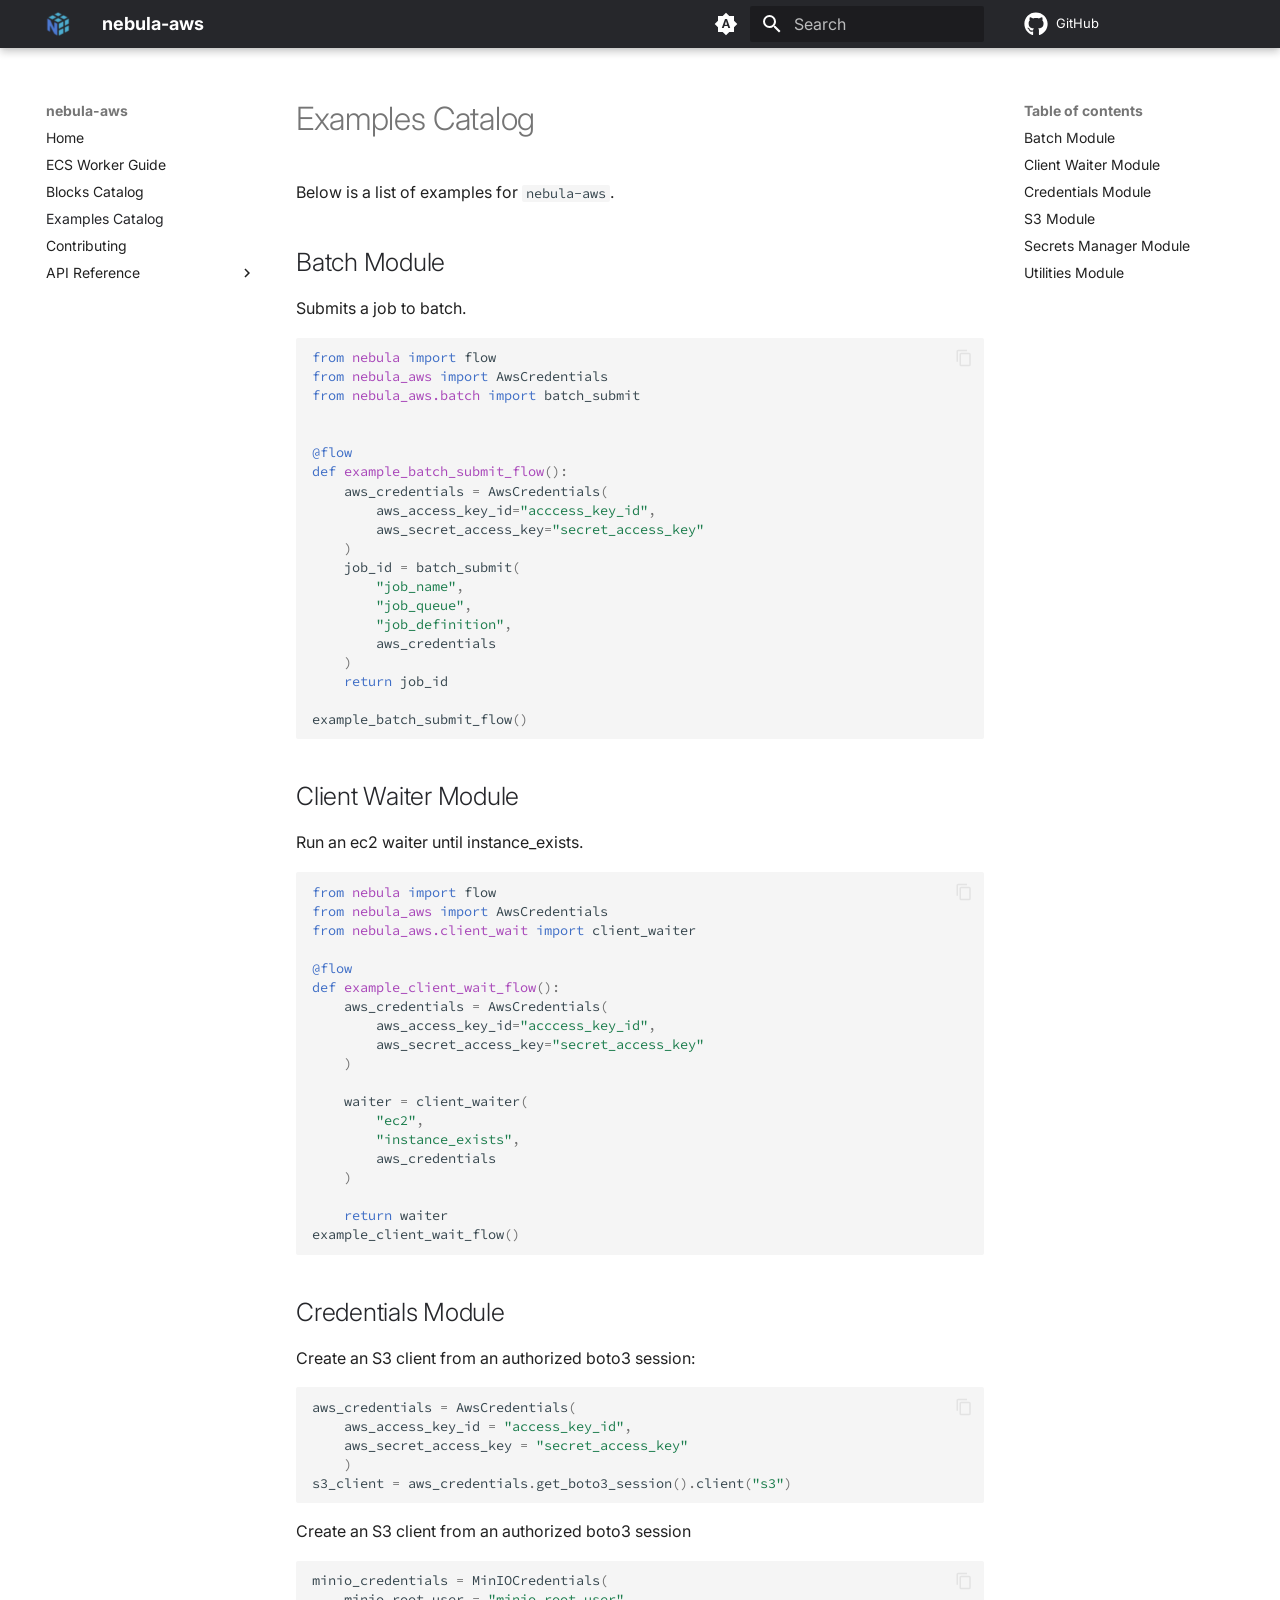
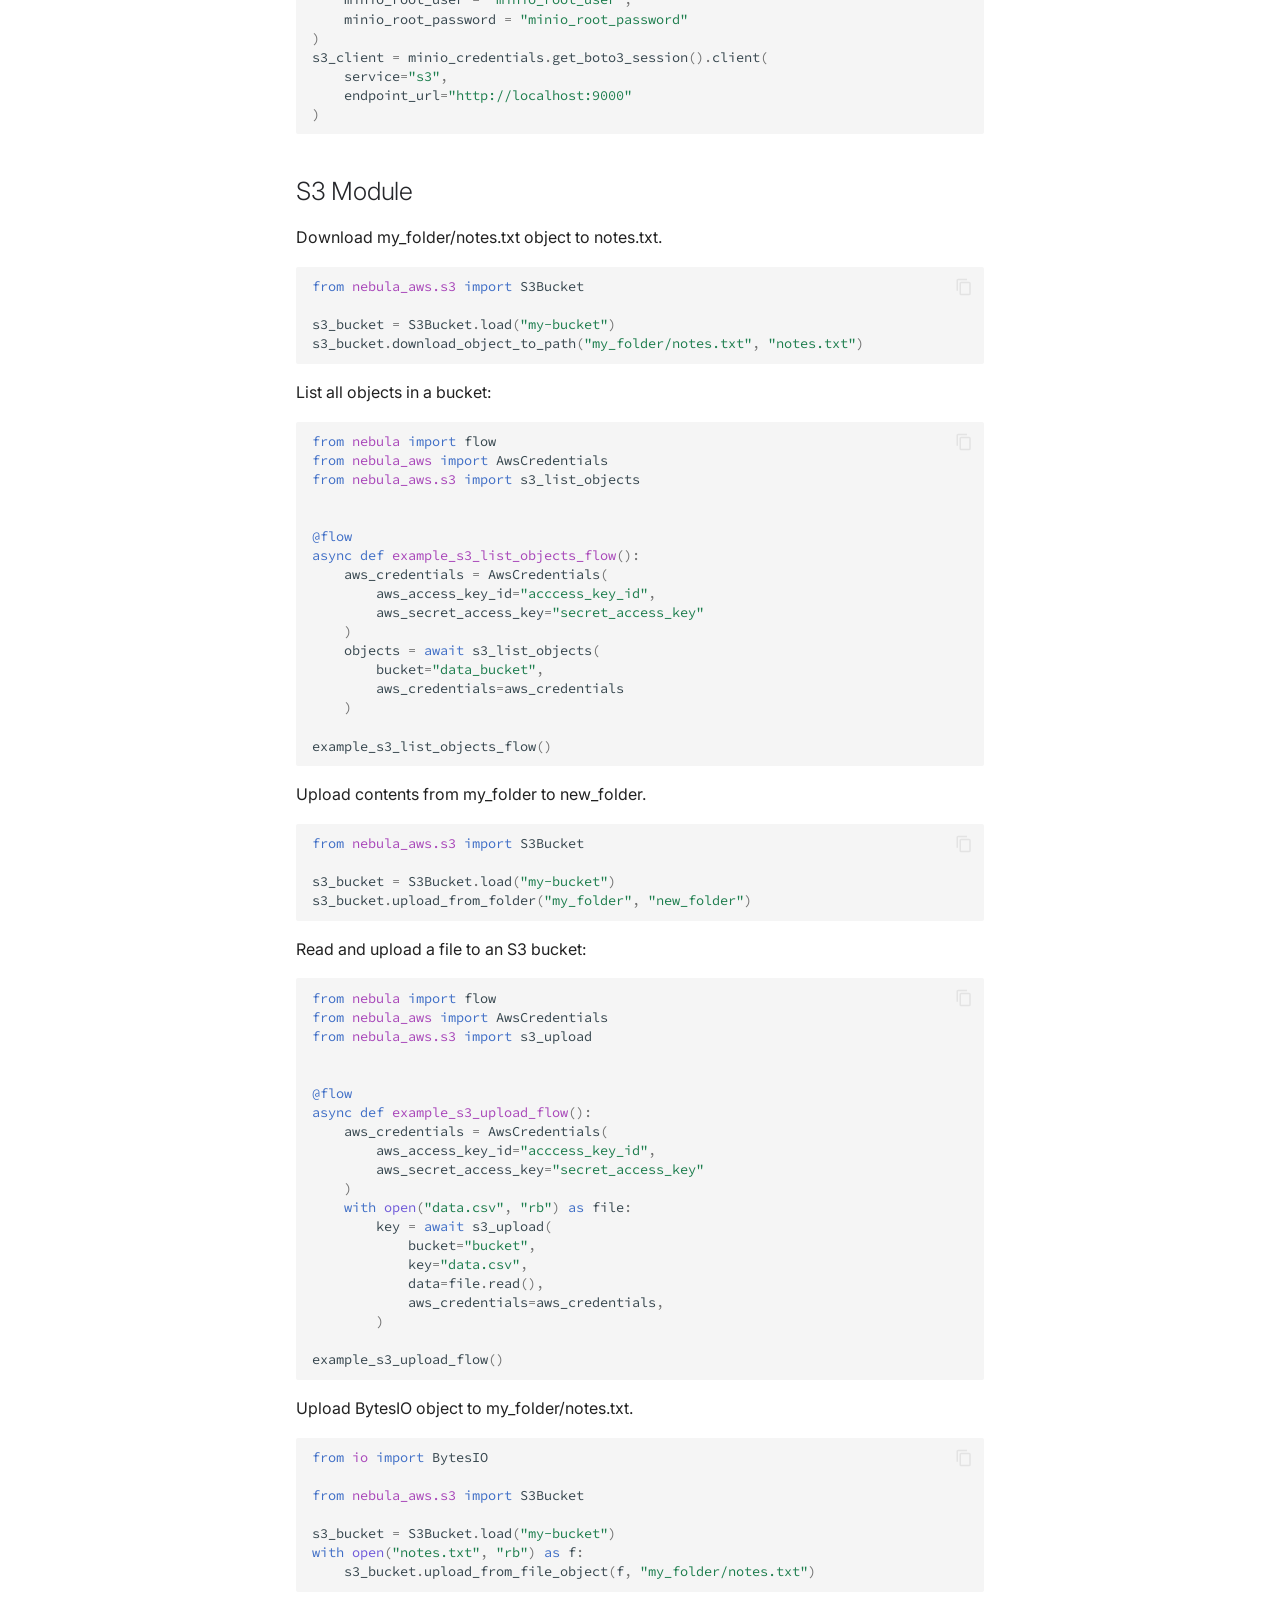
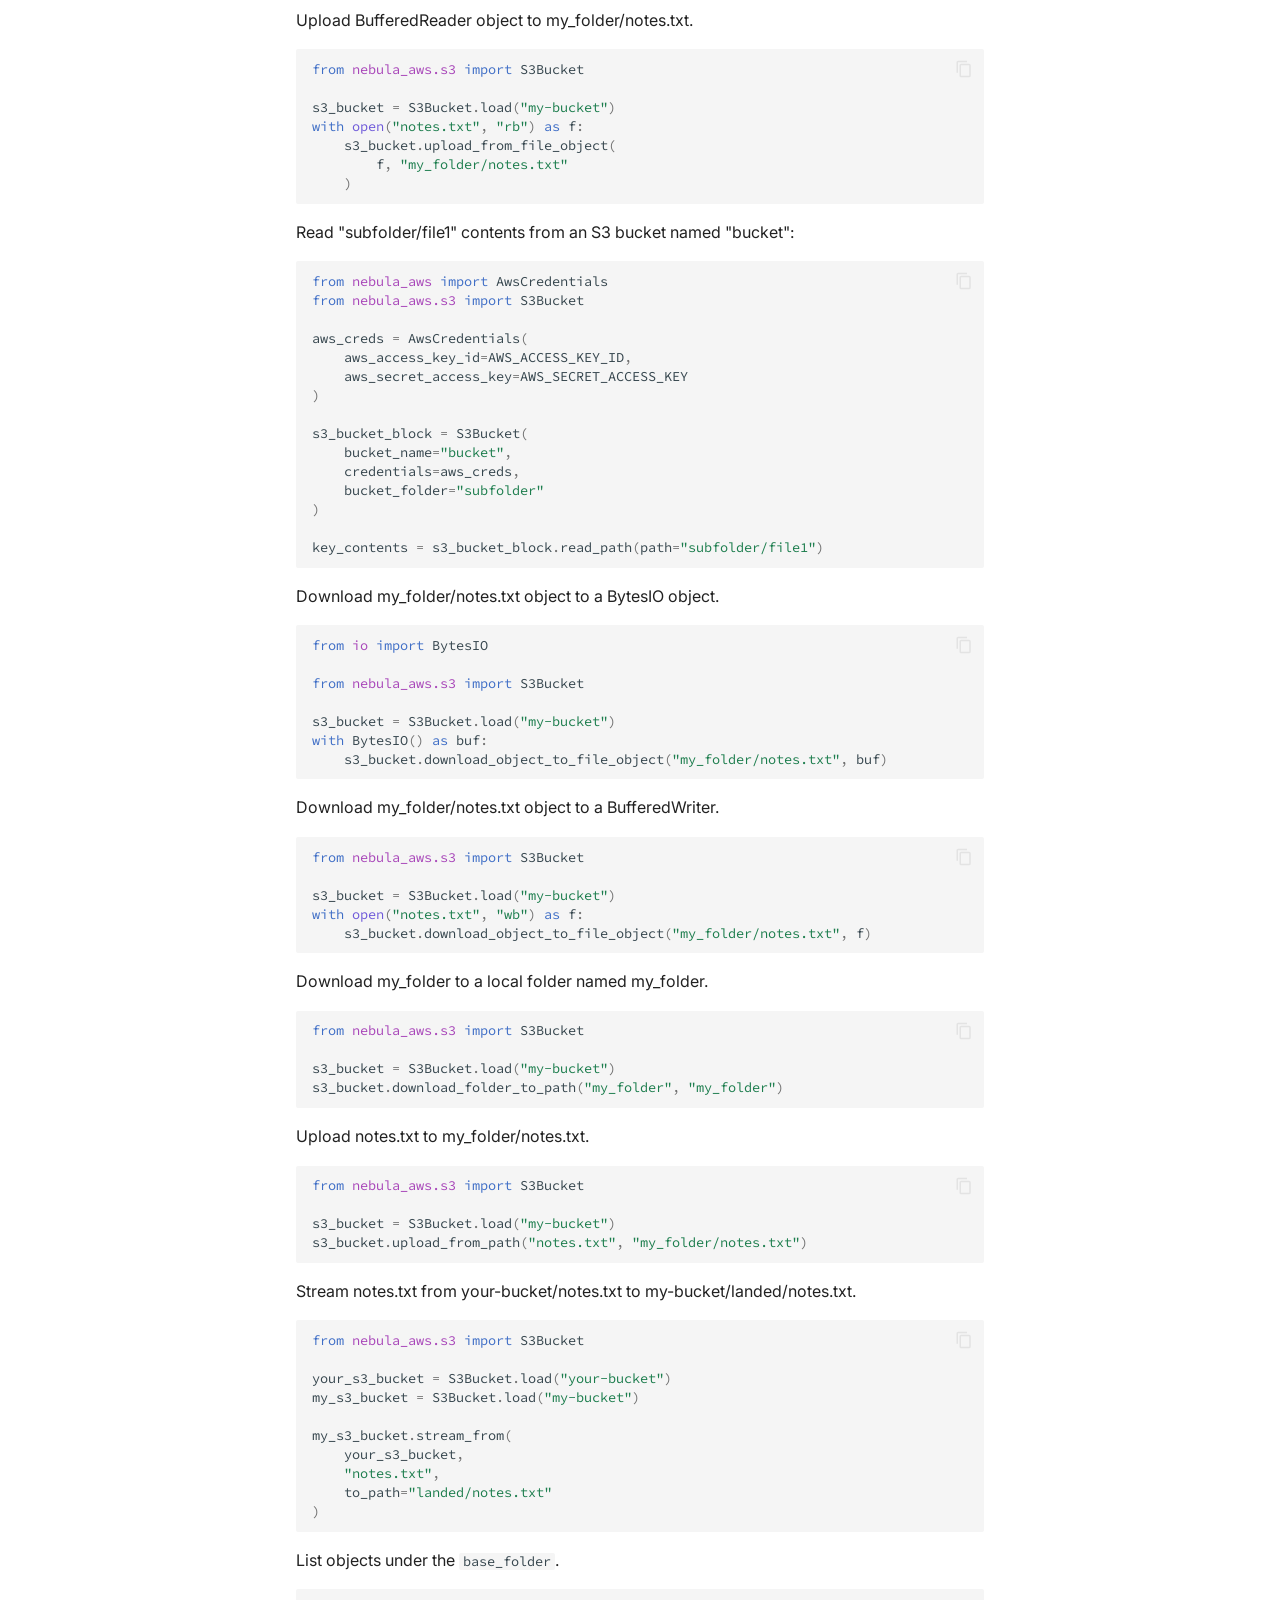
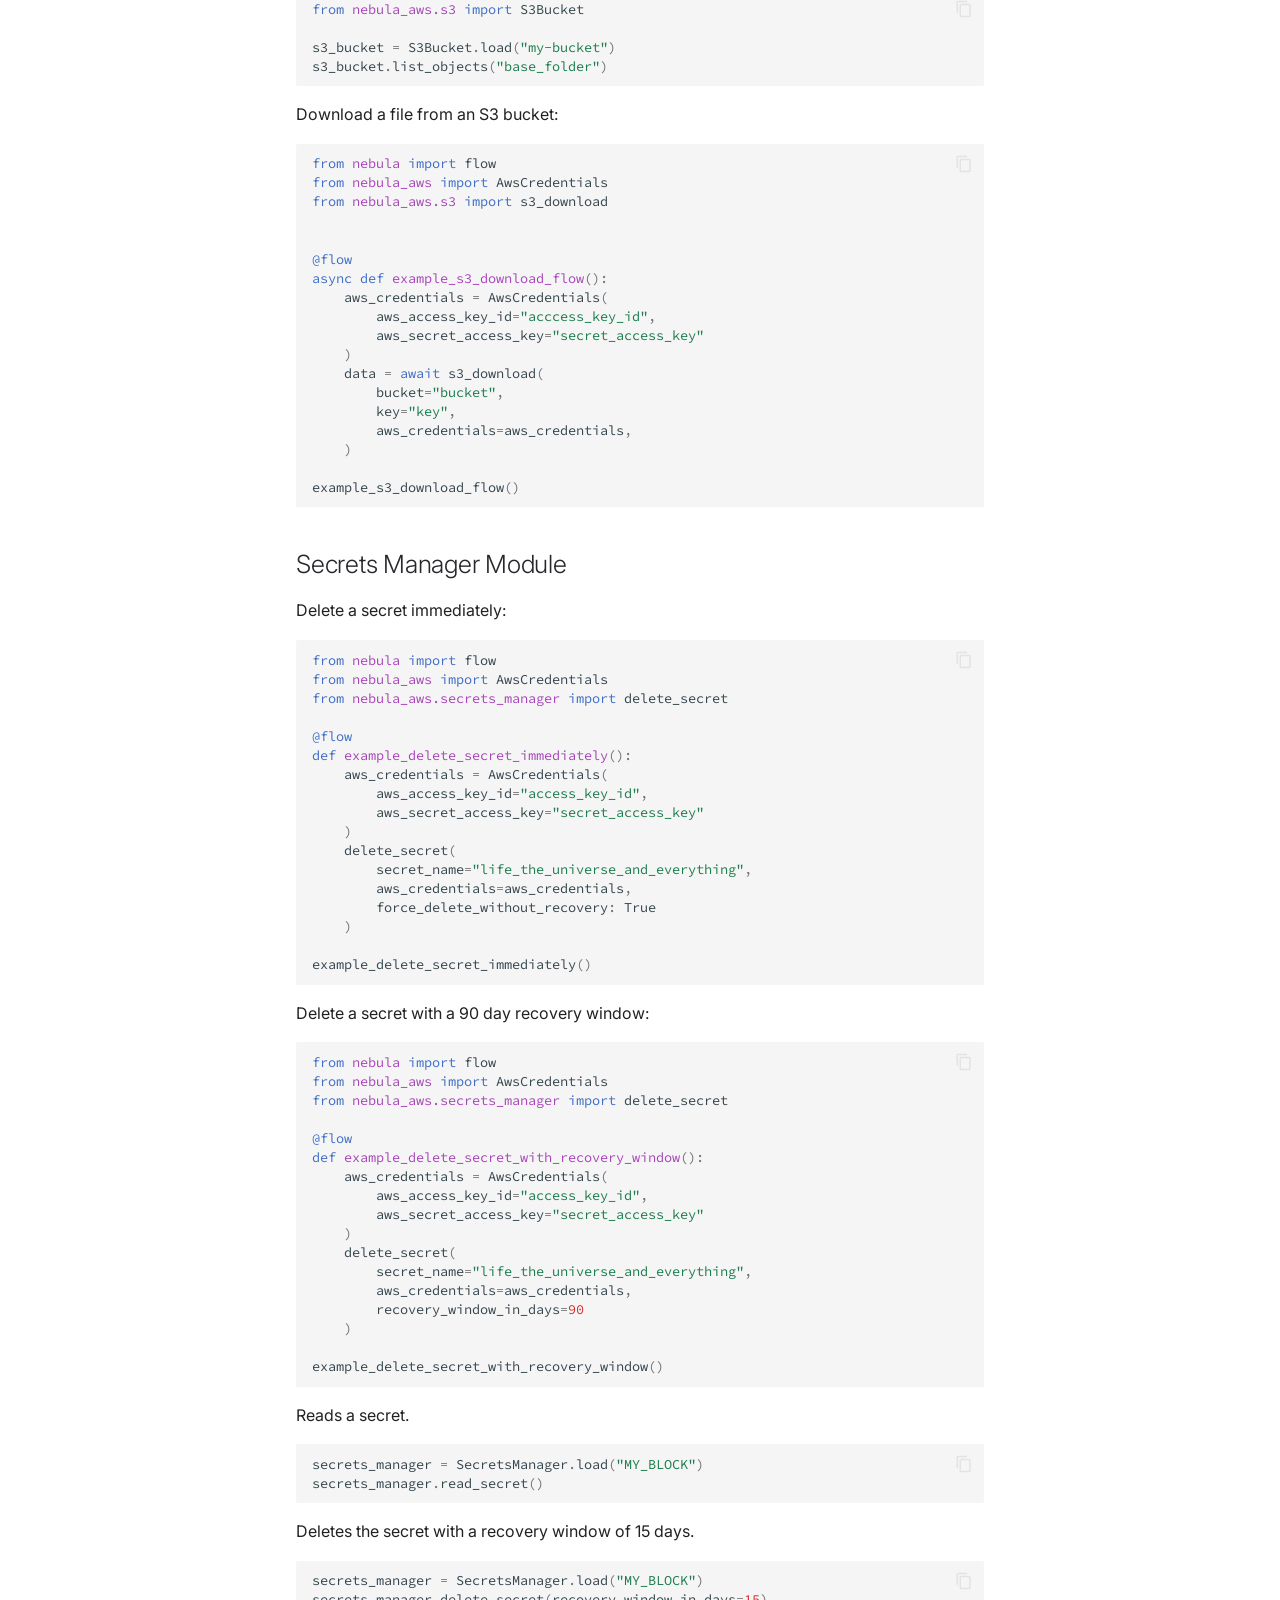
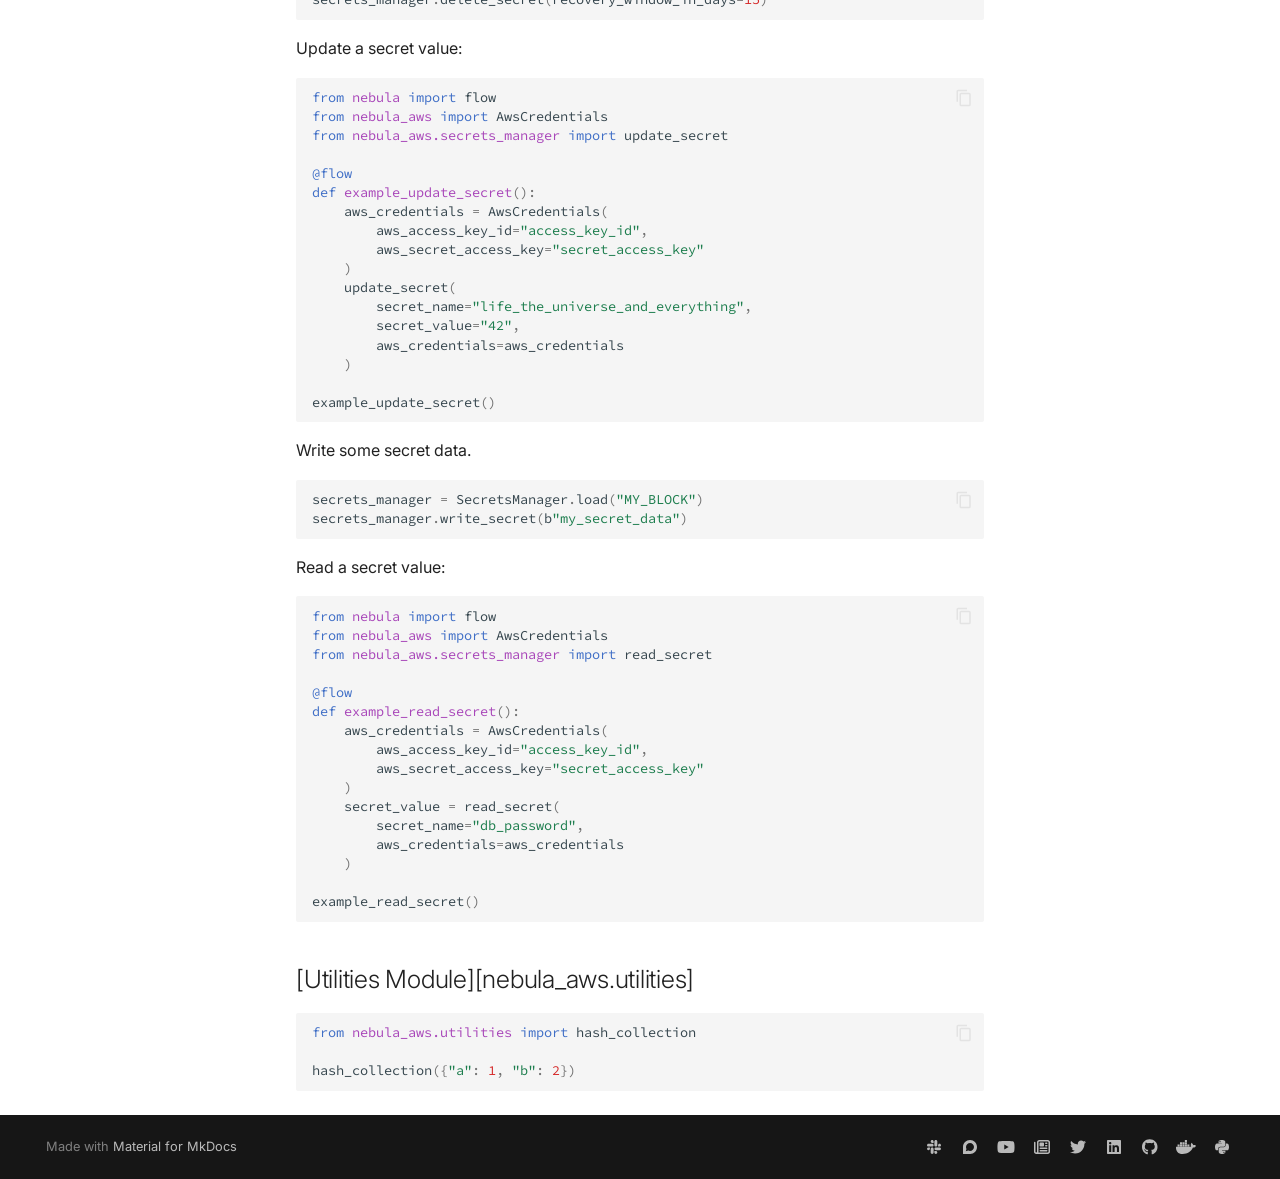
<file: examples_catalog/index.html>
<!doctype html>
<html lang="en" class="no-js">
  <head>
    
      <meta charset="utf-8">
      <meta name="viewport" content="width=device-width,initial-scale=1">
      
      
      
        <link rel="canonical" href="https://kozmoai.github.io/nebula-aws/examples_catalog/">
      
      
        <link rel="prev" href="../blocks_catalog/">
      
      
        <link rel="next" href="../contributing/">
      
      
      <link rel="icon" href="../img/favicon.ico">
      <meta name="generator" content="mkdocs-1.5.3, mkdocs-material-9.5.15">
    
    
      
        <title>Examples Catalog - nebula-aws</title>
      
    
    
      <link rel="stylesheet" href="../assets/stylesheets/main.7e359304.min.css">
      
        
        <link rel="stylesheet" href="../assets/stylesheets/palette.06af60db.min.css">
      
      


    
    
      
    
    
      
        
        
        <link rel="preconnect" href="https://fonts.gstatic.com" crossorigin>
        <link rel="stylesheet" href="https://fonts.googleapis.com/css?family=Inter:300,300i,400,400i,700,700i%7CSource+Code+Pro:400,400i,700,700i&display=fallback">
        <style>:root{--md-text-font:"Inter";--md-code-font:"Source Code Pro"}</style>
      
    
    
      <link rel="stylesheet" href="../assets/_mkdocstrings.css">
    
      <link rel="stylesheet" href="../stylesheets/extra.css">
    
    <script>__md_scope=new URL("..",location),__md_hash=e=>[...e].reduce((e,_)=>(e<<5)-e+_.charCodeAt(0),0),__md_get=(e,_=localStorage,t=__md_scope)=>JSON.parse(_.getItem(t.pathname+"."+e)),__md_set=(e,_,t=localStorage,a=__md_scope)=>{try{t.setItem(a.pathname+"."+e,JSON.stringify(_))}catch(e){}}</script>
    
      
  


  <!-- Google tag (gtag.js) -->
<script async src="https://www.googletagmanager.com/gtag/js?id=G-8CSMBCQDKN"></script>
<script>
    window.dataLayer = window.dataLayer || [];
    function gtag(){dataLayer.push(arguments);}
    gtag('js', new Date());

    gtag('config', 'G-8CSMBCQDKN');
</script>
<!-- Segment analytics -->
<script>
    !function(){var analytics=window.analytics=window.analytics||[];if(!analytics.initialize)if(analytics.invoked)window.console&&console.error&&console.error("Segment snippet included twice.");else{analytics.invoked=!0;analytics.methods=["trackSubmit","trackClick","trackLink","trackForm","pageview","identify","reset","group","track","ready","alias","debug","page","once","off","on","addSourceMiddleware","addIntegrationMiddleware","setAnonymousId","addDestinationMiddleware"];analytics.factory=function(e){return function(){var t=Array.prototype.slice.call(arguments);t.unshift(e);analytics.push(t);return analytics}};for(var e=0;e<analytics.methods.length;e++){var key=analytics.methods[e];analytics[key]=analytics.factory(key)}analytics.load=function(key,e){var t=document.createElement("script");t.type="text/javascript";t.async=!0;t.src="https://cdn.segment.com/analytics.js/v1/" + key + "/analytics.min.js";var n=document.getElementsByTagName("script")[0];n.parentNode.insertBefore(t,n);analytics._loadOptions=e};analytics._writeKey="xDLAoTXsNYpC4Y6JucKnJ8W1MYBuyAbD";;analytics.SNIPPET_VERSION="4.15.3";
    analytics.load("xDLAoTXsNYpC4Y6JucKnJ8W1MYBuyAbD");
    analytics.page();
    }}();
</script>
  
    <script>"undefined"!=typeof __md_analytics&&__md_analytics()</script>
  

    
    
    
  </head>
  
  
    
    
      
    
    
    
    
    <body dir="ltr" data-md-color-scheme="default" data-md-color-primary="indigo" data-md-color-accent="indigo">
  
    
    <input class="md-toggle" data-md-toggle="drawer" type="checkbox" id="__drawer" autocomplete="off">
    <input class="md-toggle" data-md-toggle="search" type="checkbox" id="__search" autocomplete="off">
    <label class="md-overlay" for="__drawer"></label>
    <div data-md-component="skip">
      
        
        <a href="#examples-catalog" class="md-skip">
          Skip to content
        </a>
      
    </div>
    <div data-md-component="announce">
      
    </div>
    
    
      

  

<header class="md-header md-header--shadow" data-md-component="header">
  <nav class="md-header__inner md-grid" aria-label="Header">
    <a href=".." title="nebula-aws" class="md-header__button md-logo" aria-label="nebula-aws" data-md-component="logo">
      
  <img src="../img/nebula-logo-mark.png" alt="logo">

    </a>
    <label class="md-header__button md-icon" for="__drawer">
      
      <svg xmlns="http://www.w3.org/2000/svg" viewBox="0 0 24 24"><path d="M3 6h18v2H3V6m0 5h18v2H3v-2m0 5h18v2H3v-2Z"/></svg>
    </label>
    <div class="md-header__title" data-md-component="header-title">
      <div class="md-header__ellipsis">
        <div class="md-header__topic">
          <span class="md-ellipsis">
            nebula-aws
          </span>
        </div>
        <div class="md-header__topic" data-md-component="header-topic">
          <span class="md-ellipsis">
            
              Examples Catalog
            
          </span>
        </div>
      </div>
    </div>
    
      
        <form class="md-header__option" data-md-component="palette">
  
    
    
    
    <input class="md-option" data-md-color-media="(prefers-color-scheme)" data-md-color-scheme="default" data-md-color-primary="indigo" data-md-color-accent="indigo"  aria-label="Switch to light mode"  type="radio" name="__palette" id="__palette_0">
    
      <label class="md-header__button md-icon" title="Switch to light mode" for="__palette_1" hidden>
        <svg xmlns="http://www.w3.org/2000/svg" viewBox="0 0 24 24"><path d="m14.3 16-.7-2h-3.2l-.7 2H7.8L11 7h2l3.2 9h-1.9M20 8.69V4h-4.69L12 .69 8.69 4H4v4.69L.69 12 4 15.31V20h4.69L12 23.31 15.31 20H20v-4.69L23.31 12 20 8.69m-9.15 3.96h2.3L12 9l-1.15 3.65Z"/></svg>
      </label>
    
  
    
    
    
    <input class="md-option" data-md-color-media="(prefers-color-scheme: light)" data-md-color-scheme="default" data-md-color-primary="blue" data-md-color-accent="blue"  aria-label="Switch to dark mode"  type="radio" name="__palette" id="__palette_1">
    
      <label class="md-header__button md-icon" title="Switch to dark mode" for="__palette_2" hidden>
        <svg xmlns="http://www.w3.org/2000/svg" viewBox="0 0 24 24"><path d="M12 7a5 5 0 0 1 5 5 5 5 0 0 1-5 5 5 5 0 0 1-5-5 5 5 0 0 1 5-5m0 2a3 3 0 0 0-3 3 3 3 0 0 0 3 3 3 3 0 0 0 3-3 3 3 0 0 0-3-3m0-7 2.39 3.42C13.65 5.15 12.84 5 12 5c-.84 0-1.65.15-2.39.42L12 2M3.34 7l4.16-.35A7.2 7.2 0 0 0 5.94 8.5c-.44.74-.69 1.5-.83 2.29L3.34 7m.02 10 1.76-3.77a7.131 7.131 0 0 0 2.38 4.14L3.36 17M20.65 7l-1.77 3.79a7.023 7.023 0 0 0-2.38-4.15l4.15.36m-.01 10-4.14.36c.59-.51 1.12-1.14 1.54-1.86.42-.73.69-1.5.83-2.29L20.64 17M12 22l-2.41-3.44c.74.27 1.55.44 2.41.44.82 0 1.63-.17 2.37-.44L12 22Z"/></svg>
      </label>
    
  
    
    
    
    <input class="md-option" data-md-color-media="(prefers-color-scheme: dark)" data-md-color-scheme="slate" data-md-color-primary="blue" data-md-color-accent="blue"  aria-label="Switch to light mode"  type="radio" name="__palette" id="__palette_2">
    
      <label class="md-header__button md-icon" title="Switch to light mode" for="__palette_0" hidden>
        <svg xmlns="http://www.w3.org/2000/svg" viewBox="0 0 24 24"><path d="m17.75 4.09-2.53 1.94.91 3.06-2.63-1.81-2.63 1.81.91-3.06-2.53-1.94L12.44 4l1.06-3 1.06 3 3.19.09m3.5 6.91-1.64 1.25.59 1.98-1.7-1.17-1.7 1.17.59-1.98L15.75 11l2.06-.05L18.5 9l.69 1.95 2.06.05m-2.28 4.95c.83-.08 1.72 1.1 1.19 1.85-.32.45-.66.87-1.08 1.27C15.17 23 8.84 23 4.94 19.07c-3.91-3.9-3.91-10.24 0-14.14.4-.4.82-.76 1.27-1.08.75-.53 1.93.36 1.85 1.19-.27 2.86.69 5.83 2.89 8.02a9.96 9.96 0 0 0 8.02 2.89m-1.64 2.02a12.08 12.08 0 0 1-7.8-3.47c-2.17-2.19-3.33-5-3.49-7.82-2.81 3.14-2.7 7.96.31 10.98 3.02 3.01 7.84 3.12 10.98.31Z"/></svg>
      </label>
    
  
</form>
      
    
    
      <script>var media,input,key,value,palette=__md_get("__palette");if(palette&&palette.color){"(prefers-color-scheme)"===palette.color.media&&(media=matchMedia("(prefers-color-scheme: light)"),input=document.querySelector(media.matches?"[data-md-color-media='(prefers-color-scheme: light)']":"[data-md-color-media='(prefers-color-scheme: dark)']"),palette.color.media=input.getAttribute("data-md-color-media"),palette.color.scheme=input.getAttribute("data-md-color-scheme"),palette.color.primary=input.getAttribute("data-md-color-primary"),palette.color.accent=input.getAttribute("data-md-color-accent"));for([key,value]of Object.entries(palette.color))document.body.setAttribute("data-md-color-"+key,value)}</script>
    
    
    
      <label class="md-header__button md-icon" for="__search">
        
        <svg xmlns="http://www.w3.org/2000/svg" viewBox="0 0 24 24"><path d="M9.5 3A6.5 6.5 0 0 1 16 9.5c0 1.61-.59 3.09-1.56 4.23l.27.27h.79l5 5-1.5 1.5-5-5v-.79l-.27-.27A6.516 6.516 0 0 1 9.5 16 6.5 6.5 0 0 1 3 9.5 6.5 6.5 0 0 1 9.5 3m0 2C7 5 5 7 5 9.5S7 14 9.5 14 14 12 14 9.5 12 5 9.5 5Z"/></svg>
      </label>
      <div class="md-search" data-md-component="search" role="dialog">
  <label class="md-search__overlay" for="__search"></label>
  <div class="md-search__inner" role="search">
    <form class="md-search__form" name="search">
      <input type="text" class="md-search__input" name="query" aria-label="Search" placeholder="Search" autocapitalize="off" autocorrect="off" autocomplete="off" spellcheck="false" data-md-component="search-query" required>
      <label class="md-search__icon md-icon" for="__search">
        
        <svg xmlns="http://www.w3.org/2000/svg" viewBox="0 0 24 24"><path d="M9.5 3A6.5 6.5 0 0 1 16 9.5c0 1.61-.59 3.09-1.56 4.23l.27.27h.79l5 5-1.5 1.5-5-5v-.79l-.27-.27A6.516 6.516 0 0 1 9.5 16 6.5 6.5 0 0 1 3 9.5 6.5 6.5 0 0 1 9.5 3m0 2C7 5 5 7 5 9.5S7 14 9.5 14 14 12 14 9.5 12 5 9.5 5Z"/></svg>
        
        <svg xmlns="http://www.w3.org/2000/svg" viewBox="0 0 24 24"><path d="M20 11v2H8l5.5 5.5-1.42 1.42L4.16 12l7.92-7.92L13.5 5.5 8 11h12Z"/></svg>
      </label>
      <nav class="md-search__options" aria-label="Search">
        
        <button type="reset" class="md-search__icon md-icon" title="Clear" aria-label="Clear" tabindex="-1">
          
          <svg xmlns="http://www.w3.org/2000/svg" viewBox="0 0 24 24"><path d="M19 6.41 17.59 5 12 10.59 6.41 5 5 6.41 10.59 12 5 17.59 6.41 19 12 13.41 17.59 19 19 17.59 13.41 12 19 6.41Z"/></svg>
        </button>
      </nav>
      
    </form>
    <div class="md-search__output">
      <div class="md-search__scrollwrap" data-md-scrollfix>
        <div class="md-search-result" data-md-component="search-result">
          <div class="md-search-result__meta">
            Initializing search
          </div>
          <ol class="md-search-result__list" role="presentation"></ol>
        </div>
      </div>
    </div>
  </div>
</div>
    
    
      <div class="md-header__source">
        <a href="https://github.com/kozmoai/nebula-aws" title="Go to repository" class="md-source" data-md-component="source">
  <div class="md-source__icon md-icon">
    
    <svg xmlns="http://www.w3.org/2000/svg" viewBox="0 0 496 512"><!--! Font Awesome Free 6.5.1 by @fontawesome - https://fontawesome.com License - https://fontawesome.com/license/free (Icons: CC BY 4.0, Fonts: SIL OFL 1.1, Code: MIT License) Copyright 2023 Fonticons, Inc.--><path d="M165.9 397.4c0 2-2.3 3.6-5.2 3.6-3.3.3-5.6-1.3-5.6-3.6 0-2 2.3-3.6 5.2-3.6 3-.3 5.6 1.3 5.6 3.6zm-31.1-4.5c-.7 2 1.3 4.3 4.3 4.9 2.6 1 5.6 0 6.2-2s-1.3-4.3-4.3-5.2c-2.6-.7-5.5.3-6.2 2.3zm44.2-1.7c-2.9.7-4.9 2.6-4.6 4.9.3 2 2.9 3.3 5.9 2.6 2.9-.7 4.9-2.6 4.6-4.6-.3-1.9-3-3.2-5.9-2.9zM244.8 8C106.1 8 0 113.3 0 252c0 110.9 69.8 205.8 169.5 239.2 12.8 2.3 17.3-5.6 17.3-12.1 0-6.2-.3-40.4-.3-61.4 0 0-70 15-84.7-29.8 0 0-11.4-29.1-27.8-36.6 0 0-22.9-15.7 1.6-15.4 0 0 24.9 2 38.6 25.8 21.9 38.6 58.6 27.5 72.9 20.9 2.3-16 8.8-27.1 16-33.7-55.9-6.2-112.3-14.3-112.3-110.5 0-27.5 7.6-41.3 23.6-58.9-2.6-6.5-11.1-33.3 2.6-67.9 20.9-6.5 69 27 69 27 20-5.6 41.5-8.5 62.8-8.5s42.8 2.9 62.8 8.5c0 0 48.1-33.6 69-27 13.7 34.7 5.2 61.4 2.6 67.9 16 17.7 25.8 31.5 25.8 58.9 0 96.5-58.9 104.2-114.8 110.5 9.2 7.9 17 22.9 17 46.4 0 33.7-.3 75.4-.3 83.6 0 6.5 4.6 14.4 17.3 12.1C428.2 457.8 496 362.9 496 252 496 113.3 383.5 8 244.8 8zM97.2 352.9c-1.3 1-1 3.3.7 5.2 1.6 1.6 3.9 2.3 5.2 1 1.3-1 1-3.3-.7-5.2-1.6-1.6-3.9-2.3-5.2-1zm-10.8-8.1c-.7 1.3.3 2.9 2.3 3.9 1.6 1 3.6.7 4.3-.7.7-1.3-.3-2.9-2.3-3.9-2-.6-3.6-.3-4.3.7zm32.4 35.6c-1.6 1.3-1 4.3 1.3 6.2 2.3 2.3 5.2 2.6 6.5 1 1.3-1.3.7-4.3-1.3-6.2-2.2-2.3-5.2-2.6-6.5-1zm-11.4-14.7c-1.6 1-1.6 3.6 0 5.9 1.6 2.3 4.3 3.3 5.6 2.3 1.6-1.3 1.6-3.9 0-6.2-1.4-2.3-4-3.3-5.6-2z"/></svg>
  </div>
  <div class="md-source__repository">
    GitHub
  </div>
</a>
      </div>
    
  </nav>
  
</header>
    
    <div class="md-container" data-md-component="container">
      
      
        
          
        
      
      <main class="md-main" data-md-component="main">
        <div class="md-main__inner md-grid">
          
            
              
              <div class="md-sidebar md-sidebar--primary" data-md-component="sidebar" data-md-type="navigation" >
                <div class="md-sidebar__scrollwrap">
                  <div class="md-sidebar__inner">
                    



<nav class="md-nav md-nav--primary" aria-label="Navigation" data-md-level="0">
  <label class="md-nav__title" for="__drawer">
    <a href=".." title="nebula-aws" class="md-nav__button md-logo" aria-label="nebula-aws" data-md-component="logo">
      
  <img src="../img/nebula-logo-mark.png" alt="logo">

    </a>
    nebula-aws
  </label>
  
    <div class="md-nav__source">
      <a href="https://github.com/kozmoai/nebula-aws" title="Go to repository" class="md-source" data-md-component="source">
  <div class="md-source__icon md-icon">
    
    <svg xmlns="http://www.w3.org/2000/svg" viewBox="0 0 496 512"><!--! Font Awesome Free 6.5.1 by @fontawesome - https://fontawesome.com License - https://fontawesome.com/license/free (Icons: CC BY 4.0, Fonts: SIL OFL 1.1, Code: MIT License) Copyright 2023 Fonticons, Inc.--><path d="M165.9 397.4c0 2-2.3 3.6-5.2 3.6-3.3.3-5.6-1.3-5.6-3.6 0-2 2.3-3.6 5.2-3.6 3-.3 5.6 1.3 5.6 3.6zm-31.1-4.5c-.7 2 1.3 4.3 4.3 4.9 2.6 1 5.6 0 6.2-2s-1.3-4.3-4.3-5.2c-2.6-.7-5.5.3-6.2 2.3zm44.2-1.7c-2.9.7-4.9 2.6-4.6 4.9.3 2 2.9 3.3 5.9 2.6 2.9-.7 4.9-2.6 4.6-4.6-.3-1.9-3-3.2-5.9-2.9zM244.8 8C106.1 8 0 113.3 0 252c0 110.9 69.8 205.8 169.5 239.2 12.8 2.3 17.3-5.6 17.3-12.1 0-6.2-.3-40.4-.3-61.4 0 0-70 15-84.7-29.8 0 0-11.4-29.1-27.8-36.6 0 0-22.9-15.7 1.6-15.4 0 0 24.9 2 38.6 25.8 21.9 38.6 58.6 27.5 72.9 20.9 2.3-16 8.8-27.1 16-33.7-55.9-6.2-112.3-14.3-112.3-110.5 0-27.5 7.6-41.3 23.6-58.9-2.6-6.5-11.1-33.3 2.6-67.9 20.9-6.5 69 27 69 27 20-5.6 41.5-8.5 62.8-8.5s42.8 2.9 62.8 8.5c0 0 48.1-33.6 69-27 13.7 34.7 5.2 61.4 2.6 67.9 16 17.7 25.8 31.5 25.8 58.9 0 96.5-58.9 104.2-114.8 110.5 9.2 7.9 17 22.9 17 46.4 0 33.7-.3 75.4-.3 83.6 0 6.5 4.6 14.4 17.3 12.1C428.2 457.8 496 362.9 496 252 496 113.3 383.5 8 244.8 8zM97.2 352.9c-1.3 1-1 3.3.7 5.2 1.6 1.6 3.9 2.3 5.2 1 1.3-1 1-3.3-.7-5.2-1.6-1.6-3.9-2.3-5.2-1zm-10.8-8.1c-.7 1.3.3 2.9 2.3 3.9 1.6 1 3.6.7 4.3-.7.7-1.3-.3-2.9-2.3-3.9-2-.6-3.6-.3-4.3.7zm32.4 35.6c-1.6 1.3-1 4.3 1.3 6.2 2.3 2.3 5.2 2.6 6.5 1 1.3-1.3.7-4.3-1.3-6.2-2.2-2.3-5.2-2.6-6.5-1zm-11.4-14.7c-1.6 1-1.6 3.6 0 5.9 1.6 2.3 4.3 3.3 5.6 2.3 1.6-1.3 1.6-3.9 0-6.2-1.4-2.3-4-3.3-5.6-2z"/></svg>
  </div>
  <div class="md-source__repository">
    GitHub
  </div>
</a>
    </div>
  
  <ul class="md-nav__list" data-md-scrollfix>
    
      
      
  
  
  
  
    <li class="md-nav__item">
      <a href=".." class="md-nav__link">
        
  
  <span class="md-ellipsis">
    Home
  </span>
  

      </a>
    </li>
  

    
      
      
  
  
  
  
    <li class="md-nav__item">
      <a href="../ecs_guide/" class="md-nav__link">
        
  
  <span class="md-ellipsis">
    ECS Worker Guide
  </span>
  

      </a>
    </li>
  

    
      
      
  
  
  
  
    <li class="md-nav__item">
      <a href="../blocks_catalog/" class="md-nav__link">
        
  
  <span class="md-ellipsis">
    Blocks Catalog
  </span>
  

      </a>
    </li>
  

    
      
      
  
  
    
  
  
  
    <li class="md-nav__item md-nav__item--active">
      
      <input class="md-nav__toggle md-toggle" type="checkbox" id="__toc">
      
      
        
      
      
        <label class="md-nav__link md-nav__link--active" for="__toc">
          
  
  <span class="md-ellipsis">
    Examples Catalog
  </span>
  

          <span class="md-nav__icon md-icon"></span>
        </label>
      
      <a href="./" class="md-nav__link md-nav__link--active">
        
  
  <span class="md-ellipsis">
    Examples Catalog
  </span>
  

      </a>
      
        

<nav class="md-nav md-nav--secondary" aria-label="Table of contents">
  
  
  
    
  
  
    <label class="md-nav__title" for="__toc">
      <span class="md-nav__icon md-icon"></span>
      Table of contents
    </label>
    <ul class="md-nav__list" data-md-component="toc" data-md-scrollfix>
      
        <li class="md-nav__item">
  <a href="#batch-module" class="md-nav__link">
    <span class="md-ellipsis">
      Batch Module
    </span>
  </a>
  
</li>
      
        <li class="md-nav__item">
  <a href="#client-waiter-module" class="md-nav__link">
    <span class="md-ellipsis">
      Client Waiter Module
    </span>
  </a>
  
</li>
      
        <li class="md-nav__item">
  <a href="#credentials-module" class="md-nav__link">
    <span class="md-ellipsis">
      Credentials Module
    </span>
  </a>
  
</li>
      
        <li class="md-nav__item">
  <a href="#s3-module" class="md-nav__link">
    <span class="md-ellipsis">
      S3 Module
    </span>
  </a>
  
</li>
      
        <li class="md-nav__item">
  <a href="#secrets-manager-module" class="md-nav__link">
    <span class="md-ellipsis">
      Secrets Manager Module
    </span>
  </a>
  
</li>
      
        <li class="md-nav__item">
  <a href="#utilities-module" class="md-nav__link">
    <span class="md-ellipsis">
      Utilities Module
    </span>
  </a>
  
</li>
      
    </ul>
  
</nav>
      
    </li>
  

    
      
      
  
  
  
  
    <li class="md-nav__item">
      <a href="../contributing/" class="md-nav__link">
        
  
  <span class="md-ellipsis">
    Contributing
  </span>
  

      </a>
    </li>
  

    
      
      
  
  
  
  
    
    
    
    
    <li class="md-nav__item md-nav__item--nested">
      
        
        
        <input class="md-nav__toggle md-toggle " type="checkbox" id="__nav_6" >
        
          
          <label class="md-nav__link" for="__nav_6" id="__nav_6_label" tabindex="0">
            
  
  <span class="md-ellipsis">
    API Reference
  </span>
  

            <span class="md-nav__icon md-icon"></span>
          </label>
        
        <nav class="md-nav" data-md-level="1" aria-labelledby="__nav_6_label" aria-expanded="false">
          <label class="md-nav__title" for="__nav_6">
            <span class="md-nav__icon md-icon"></span>
            API Reference
          </label>
          <ul class="md-nav__list" data-md-scrollfix>
            
              
                
  
  
  
  
    <li class="md-nav__item">
      <a href="../batch/" class="md-nav__link">
        
  
  <span class="md-ellipsis">
    Batch
  </span>
  

      </a>
    </li>
  

              
            
              
                
  
  
  
  
    <li class="md-nav__item">
      <a href="../client_waiter/" class="md-nav__link">
        
  
  <span class="md-ellipsis">
    Client Waiter
  </span>
  

      </a>
    </li>
  

              
            
              
                
  
  
  
  
    <li class="md-nav__item">
      <a href="../credentials/" class="md-nav__link">
        
  
  <span class="md-ellipsis">
    Credentials
  </span>
  

      </a>
    </li>
  

              
            
              
                
  
  
  
  
    <li class="md-nav__item">
      <a href="../ecs_worker/" class="md-nav__link">
        
  
  <span class="md-ellipsis">
    ECS Worker
  </span>
  

      </a>
    </li>
  

              
            
              
                
  
  
  
  
    <li class="md-nav__item">
      <a href="../ecs/" class="md-nav__link">
        
  
  <span class="md-ellipsis">
    ECS
  </span>
  

      </a>
    </li>
  

              
            
              
                
  
  
  
  
    <li class="md-nav__item">
      <a href="../lambda_function/" class="md-nav__link">
        
  
  <span class="md-ellipsis">
    Lambda
  </span>
  

      </a>
    </li>
  

              
            
              
                
  
  
  
  
    
    
    
    
    <li class="md-nav__item md-nav__item--nested">
      
        
        
        <input class="md-nav__toggle md-toggle " type="checkbox" id="__nav_6_7" >
        
          
          <label class="md-nav__link" for="__nav_6_7" id="__nav_6_7_label" tabindex="0">
            
  
  <span class="md-ellipsis">
    Deployments
  </span>
  

            <span class="md-nav__icon md-icon"></span>
          </label>
        
        <nav class="md-nav" data-md-level="2" aria-labelledby="__nav_6_7_label" aria-expanded="false">
          <label class="md-nav__title" for="__nav_6_7">
            <span class="md-nav__icon md-icon"></span>
            Deployments
          </label>
          <ul class="md-nav__list" data-md-scrollfix>
            
              
                
  
  
  
  
    <li class="md-nav__item">
      <a href="../deployments/steps/" class="md-nav__link">
        
  
  <span class="md-ellipsis">
    Steps
  </span>
  

      </a>
    </li>
  

              
            
          </ul>
        </nav>
      
    </li>
  

              
            
              
                
  
  
  
  
    <li class="md-nav__item">
      <a href="../s3/" class="md-nav__link">
        
  
  <span class="md-ellipsis">
    S3
  </span>
  

      </a>
    </li>
  

              
            
              
                
  
  
  
  
    <li class="md-nav__item">
      <a href="../secrets_manager/" class="md-nav__link">
        
  
  <span class="md-ellipsis">
    Secrets Manager
  </span>
  

      </a>
    </li>
  

              
            
          </ul>
        </nav>
      
    </li>
  

    
  </ul>
</nav>
                  </div>
                </div>
              </div>
            
            
              
              <div class="md-sidebar md-sidebar--secondary" data-md-component="sidebar" data-md-type="toc" >
                <div class="md-sidebar__scrollwrap">
                  <div class="md-sidebar__inner">
                    

<nav class="md-nav md-nav--secondary" aria-label="Table of contents">
  
  
  
    
  
  
    <label class="md-nav__title" for="__toc">
      <span class="md-nav__icon md-icon"></span>
      Table of contents
    </label>
    <ul class="md-nav__list" data-md-component="toc" data-md-scrollfix>
      
        <li class="md-nav__item">
  <a href="#batch-module" class="md-nav__link">
    <span class="md-ellipsis">
      Batch Module
    </span>
  </a>
  
</li>
      
        <li class="md-nav__item">
  <a href="#client-waiter-module" class="md-nav__link">
    <span class="md-ellipsis">
      Client Waiter Module
    </span>
  </a>
  
</li>
      
        <li class="md-nav__item">
  <a href="#credentials-module" class="md-nav__link">
    <span class="md-ellipsis">
      Credentials Module
    </span>
  </a>
  
</li>
      
        <li class="md-nav__item">
  <a href="#s3-module" class="md-nav__link">
    <span class="md-ellipsis">
      S3 Module
    </span>
  </a>
  
</li>
      
        <li class="md-nav__item">
  <a href="#secrets-manager-module" class="md-nav__link">
    <span class="md-ellipsis">
      Secrets Manager Module
    </span>
  </a>
  
</li>
      
        <li class="md-nav__item">
  <a href="#utilities-module" class="md-nav__link">
    <span class="md-ellipsis">
      Utilities Module
    </span>
  </a>
  
</li>
      
    </ul>
  
</nav>
                  </div>
                </div>
              </div>
            
          
          
            <div class="md-content" data-md-component="content">
              <article class="md-content__inner md-typeset">
                
                  


<h1 id="examples-catalog">Examples Catalog</h1>
<p>Below is a list of examples for <code>nebula-aws</code>.</p>
<h2 id="batch-module"><a class="autorefs autorefs-internal" href="../batch/#nebula_aws.batch">Batch Module</a></h2>
<p>Submits a job to batch.</p>
<div class="highlight"><pre><span></span><code><span class="kn">from</span> <span class="nn">nebula</span> <span class="kn">import</span> <span class="n">flow</span>
<span class="kn">from</span> <span class="nn">nebula_aws</span> <span class="kn">import</span> <span class="n">AwsCredentials</span>
<span class="kn">from</span> <span class="nn">nebula_aws.batch</span> <span class="kn">import</span> <span class="n">batch_submit</span>


<span class="nd">@flow</span>
<span class="k">def</span> <span class="nf">example_batch_submit_flow</span><span class="p">():</span>
    <span class="n">aws_credentials</span> <span class="o">=</span> <span class="n">AwsCredentials</span><span class="p">(</span>
        <span class="n">aws_access_key_id</span><span class="o">=</span><span class="s2">&quot;acccess_key_id&quot;</span><span class="p">,</span>
        <span class="n">aws_secret_access_key</span><span class="o">=</span><span class="s2">&quot;secret_access_key&quot;</span>
    <span class="p">)</span>
    <span class="n">job_id</span> <span class="o">=</span> <span class="n">batch_submit</span><span class="p">(</span>
        <span class="s2">&quot;job_name&quot;</span><span class="p">,</span>
        <span class="s2">&quot;job_queue&quot;</span><span class="p">,</span>
        <span class="s2">&quot;job_definition&quot;</span><span class="p">,</span>
        <span class="n">aws_credentials</span>
    <span class="p">)</span>
    <span class="k">return</span> <span class="n">job_id</span>

<span class="n">example_batch_submit_flow</span><span class="p">()</span>
</code></pre></div>
<h2 id="client-waiter-module"><a class="autorefs autorefs-internal" href="../client_waiter/#nebula_aws.client_waiter">Client Waiter Module</a></h2>
<p>Run an ec2 waiter until instance_exists.
<div class="highlight"><pre><span></span><code><span class="kn">from</span> <span class="nn">nebula</span> <span class="kn">import</span> <span class="n">flow</span>
<span class="kn">from</span> <span class="nn">nebula_aws</span> <span class="kn">import</span> <span class="n">AwsCredentials</span>
<span class="kn">from</span> <span class="nn">nebula_aws.client_wait</span> <span class="kn">import</span> <span class="n">client_waiter</span>

<span class="nd">@flow</span>
<span class="k">def</span> <span class="nf">example_client_wait_flow</span><span class="p">():</span>
    <span class="n">aws_credentials</span> <span class="o">=</span> <span class="n">AwsCredentials</span><span class="p">(</span>
        <span class="n">aws_access_key_id</span><span class="o">=</span><span class="s2">&quot;acccess_key_id&quot;</span><span class="p">,</span>
        <span class="n">aws_secret_access_key</span><span class="o">=</span><span class="s2">&quot;secret_access_key&quot;</span>
    <span class="p">)</span>

    <span class="n">waiter</span> <span class="o">=</span> <span class="n">client_waiter</span><span class="p">(</span>
        <span class="s2">&quot;ec2&quot;</span><span class="p">,</span>
        <span class="s2">&quot;instance_exists&quot;</span><span class="p">,</span>
        <span class="n">aws_credentials</span>
    <span class="p">)</span>

    <span class="k">return</span> <span class="n">waiter</span>
<span class="n">example_client_wait_flow</span><span class="p">()</span>
</code></pre></div></p>
<h2 id="credentials-module"><a class="autorefs autorefs-internal" href="../credentials/#nebula_aws.credentials">Credentials Module</a></h2>
<p>Create an S3 client from an authorized boto3 session:
<div class="highlight"><pre><span></span><code><span class="n">aws_credentials</span> <span class="o">=</span> <span class="n">AwsCredentials</span><span class="p">(</span>
    <span class="n">aws_access_key_id</span> <span class="o">=</span> <span class="s2">&quot;access_key_id&quot;</span><span class="p">,</span>
    <span class="n">aws_secret_access_key</span> <span class="o">=</span> <span class="s2">&quot;secret_access_key&quot;</span>
    <span class="p">)</span>
<span class="n">s3_client</span> <span class="o">=</span> <span class="n">aws_credentials</span><span class="o">.</span><span class="n">get_boto3_session</span><span class="p">()</span><span class="o">.</span><span class="n">client</span><span class="p">(</span><span class="s2">&quot;s3&quot;</span><span class="p">)</span>
</code></pre></div>
Create an S3 client from an authorized boto3 session</p>
<div class="highlight"><pre><span></span><code><span class="n">minio_credentials</span> <span class="o">=</span> <span class="n">MinIOCredentials</span><span class="p">(</span>
    <span class="n">minio_root_user</span> <span class="o">=</span> <span class="s2">&quot;minio_root_user&quot;</span><span class="p">,</span>
    <span class="n">minio_root_password</span> <span class="o">=</span> <span class="s2">&quot;minio_root_password&quot;</span>
<span class="p">)</span>
<span class="n">s3_client</span> <span class="o">=</span> <span class="n">minio_credentials</span><span class="o">.</span><span class="n">get_boto3_session</span><span class="p">()</span><span class="o">.</span><span class="n">client</span><span class="p">(</span>
    <span class="n">service</span><span class="o">=</span><span class="s2">&quot;s3&quot;</span><span class="p">,</span>
    <span class="n">endpoint_url</span><span class="o">=</span><span class="s2">&quot;http://localhost:9000&quot;</span>
<span class="p">)</span>
</code></pre></div>
<h2 id="s3-module"><a class="autorefs autorefs-internal" href="../s3/#nebula_aws.s3">S3 Module</a></h2>
<p>Download my_folder/notes.txt object to notes.txt.
<div class="highlight"><pre><span></span><code><span class="kn">from</span> <span class="nn">nebula_aws.s3</span> <span class="kn">import</span> <span class="n">S3Bucket</span>

<span class="n">s3_bucket</span> <span class="o">=</span> <span class="n">S3Bucket</span><span class="o">.</span><span class="n">load</span><span class="p">(</span><span class="s2">&quot;my-bucket&quot;</span><span class="p">)</span>
<span class="n">s3_bucket</span><span class="o">.</span><span class="n">download_object_to_path</span><span class="p">(</span><span class="s2">&quot;my_folder/notes.txt&quot;</span><span class="p">,</span> <span class="s2">&quot;notes.txt&quot;</span><span class="p">)</span>
</code></pre></div>
List all objects in a bucket:</p>
<p><div class="highlight"><pre><span></span><code><span class="kn">from</span> <span class="nn">nebula</span> <span class="kn">import</span> <span class="n">flow</span>
<span class="kn">from</span> <span class="nn">nebula_aws</span> <span class="kn">import</span> <span class="n">AwsCredentials</span>
<span class="kn">from</span> <span class="nn">nebula_aws.s3</span> <span class="kn">import</span> <span class="n">s3_list_objects</span>


<span class="nd">@flow</span>
<span class="k">async</span> <span class="k">def</span> <span class="nf">example_s3_list_objects_flow</span><span class="p">():</span>
    <span class="n">aws_credentials</span> <span class="o">=</span> <span class="n">AwsCredentials</span><span class="p">(</span>
        <span class="n">aws_access_key_id</span><span class="o">=</span><span class="s2">&quot;acccess_key_id&quot;</span><span class="p">,</span>
        <span class="n">aws_secret_access_key</span><span class="o">=</span><span class="s2">&quot;secret_access_key&quot;</span>
    <span class="p">)</span>
    <span class="n">objects</span> <span class="o">=</span> <span class="k">await</span> <span class="n">s3_list_objects</span><span class="p">(</span>
        <span class="n">bucket</span><span class="o">=</span><span class="s2">&quot;data_bucket&quot;</span><span class="p">,</span>
        <span class="n">aws_credentials</span><span class="o">=</span><span class="n">aws_credentials</span>
    <span class="p">)</span>

<span class="n">example_s3_list_objects_flow</span><span class="p">()</span>
</code></pre></div>
Upload contents from my_folder to new_folder.
<div class="highlight"><pre><span></span><code><span class="kn">from</span> <span class="nn">nebula_aws.s3</span> <span class="kn">import</span> <span class="n">S3Bucket</span>

<span class="n">s3_bucket</span> <span class="o">=</span> <span class="n">S3Bucket</span><span class="o">.</span><span class="n">load</span><span class="p">(</span><span class="s2">&quot;my-bucket&quot;</span><span class="p">)</span>
<span class="n">s3_bucket</span><span class="o">.</span><span class="n">upload_from_folder</span><span class="p">(</span><span class="s2">&quot;my_folder&quot;</span><span class="p">,</span> <span class="s2">&quot;new_folder&quot;</span><span class="p">)</span>
</code></pre></div>
Read and upload a file to an S3 bucket:</p>
<p><div class="highlight"><pre><span></span><code><span class="kn">from</span> <span class="nn">nebula</span> <span class="kn">import</span> <span class="n">flow</span>
<span class="kn">from</span> <span class="nn">nebula_aws</span> <span class="kn">import</span> <span class="n">AwsCredentials</span>
<span class="kn">from</span> <span class="nn">nebula_aws.s3</span> <span class="kn">import</span> <span class="n">s3_upload</span>


<span class="nd">@flow</span>
<span class="k">async</span> <span class="k">def</span> <span class="nf">example_s3_upload_flow</span><span class="p">():</span>
    <span class="n">aws_credentials</span> <span class="o">=</span> <span class="n">AwsCredentials</span><span class="p">(</span>
        <span class="n">aws_access_key_id</span><span class="o">=</span><span class="s2">&quot;acccess_key_id&quot;</span><span class="p">,</span>
        <span class="n">aws_secret_access_key</span><span class="o">=</span><span class="s2">&quot;secret_access_key&quot;</span>
    <span class="p">)</span>
    <span class="k">with</span> <span class="nb">open</span><span class="p">(</span><span class="s2">&quot;data.csv&quot;</span><span class="p">,</span> <span class="s2">&quot;rb&quot;</span><span class="p">)</span> <span class="k">as</span> <span class="n">file</span><span class="p">:</span>
        <span class="n">key</span> <span class="o">=</span> <span class="k">await</span> <span class="n">s3_upload</span><span class="p">(</span>
            <span class="n">bucket</span><span class="o">=</span><span class="s2">&quot;bucket&quot;</span><span class="p">,</span>
            <span class="n">key</span><span class="o">=</span><span class="s2">&quot;data.csv&quot;</span><span class="p">,</span>
            <span class="n">data</span><span class="o">=</span><span class="n">file</span><span class="o">.</span><span class="n">read</span><span class="p">(),</span>
            <span class="n">aws_credentials</span><span class="o">=</span><span class="n">aws_credentials</span><span class="p">,</span>
        <span class="p">)</span>

<span class="n">example_s3_upload_flow</span><span class="p">()</span>
</code></pre></div>
Upload BytesIO object to my_folder/notes.txt.
<div class="highlight"><pre><span></span><code><span class="kn">from</span> <span class="nn">io</span> <span class="kn">import</span> <span class="n">BytesIO</span>

<span class="kn">from</span> <span class="nn">nebula_aws.s3</span> <span class="kn">import</span> <span class="n">S3Bucket</span>

<span class="n">s3_bucket</span> <span class="o">=</span> <span class="n">S3Bucket</span><span class="o">.</span><span class="n">load</span><span class="p">(</span><span class="s2">&quot;my-bucket&quot;</span><span class="p">)</span>
<span class="k">with</span> <span class="nb">open</span><span class="p">(</span><span class="s2">&quot;notes.txt&quot;</span><span class="p">,</span> <span class="s2">&quot;rb&quot;</span><span class="p">)</span> <span class="k">as</span> <span class="n">f</span><span class="p">:</span>
    <span class="n">s3_bucket</span><span class="o">.</span><span class="n">upload_from_file_object</span><span class="p">(</span><span class="n">f</span><span class="p">,</span> <span class="s2">&quot;my_folder/notes.txt&quot;</span><span class="p">)</span>
</code></pre></div></p>
<p>Upload BufferedReader object to my_folder/notes.txt.
<div class="highlight"><pre><span></span><code><span class="kn">from</span> <span class="nn">nebula_aws.s3</span> <span class="kn">import</span> <span class="n">S3Bucket</span>

<span class="n">s3_bucket</span> <span class="o">=</span> <span class="n">S3Bucket</span><span class="o">.</span><span class="n">load</span><span class="p">(</span><span class="s2">&quot;my-bucket&quot;</span><span class="p">)</span>
<span class="k">with</span> <span class="nb">open</span><span class="p">(</span><span class="s2">&quot;notes.txt&quot;</span><span class="p">,</span> <span class="s2">&quot;rb&quot;</span><span class="p">)</span> <span class="k">as</span> <span class="n">f</span><span class="p">:</span>
    <span class="n">s3_bucket</span><span class="o">.</span><span class="n">upload_from_file_object</span><span class="p">(</span>
        <span class="n">f</span><span class="p">,</span> <span class="s2">&quot;my_folder/notes.txt&quot;</span>
    <span class="p">)</span>
</code></pre></div>
Read "subfolder/file1" contents from an S3 bucket named "bucket":
<div class="highlight"><pre><span></span><code><span class="kn">from</span> <span class="nn">nebula_aws</span> <span class="kn">import</span> <span class="n">AwsCredentials</span>
<span class="kn">from</span> <span class="nn">nebula_aws.s3</span> <span class="kn">import</span> <span class="n">S3Bucket</span>

<span class="n">aws_creds</span> <span class="o">=</span> <span class="n">AwsCredentials</span><span class="p">(</span>
    <span class="n">aws_access_key_id</span><span class="o">=</span><span class="n">AWS_ACCESS_KEY_ID</span><span class="p">,</span>
    <span class="n">aws_secret_access_key</span><span class="o">=</span><span class="n">AWS_SECRET_ACCESS_KEY</span>
<span class="p">)</span>

<span class="n">s3_bucket_block</span> <span class="o">=</span> <span class="n">S3Bucket</span><span class="p">(</span>
    <span class="n">bucket_name</span><span class="o">=</span><span class="s2">&quot;bucket&quot;</span><span class="p">,</span>
    <span class="n">credentials</span><span class="o">=</span><span class="n">aws_creds</span><span class="p">,</span>
    <span class="n">bucket_folder</span><span class="o">=</span><span class="s2">&quot;subfolder&quot;</span>
<span class="p">)</span>

<span class="n">key_contents</span> <span class="o">=</span> <span class="n">s3_bucket_block</span><span class="o">.</span><span class="n">read_path</span><span class="p">(</span><span class="n">path</span><span class="o">=</span><span class="s2">&quot;subfolder/file1&quot;</span><span class="p">)</span>
</code></pre></div>
Download my_folder/notes.txt object to a BytesIO object.
<div class="highlight"><pre><span></span><code><span class="kn">from</span> <span class="nn">io</span> <span class="kn">import</span> <span class="n">BytesIO</span>

<span class="kn">from</span> <span class="nn">nebula_aws.s3</span> <span class="kn">import</span> <span class="n">S3Bucket</span>

<span class="n">s3_bucket</span> <span class="o">=</span> <span class="n">S3Bucket</span><span class="o">.</span><span class="n">load</span><span class="p">(</span><span class="s2">&quot;my-bucket&quot;</span><span class="p">)</span>
<span class="k">with</span> <span class="n">BytesIO</span><span class="p">()</span> <span class="k">as</span> <span class="n">buf</span><span class="p">:</span>
    <span class="n">s3_bucket</span><span class="o">.</span><span class="n">download_object_to_file_object</span><span class="p">(</span><span class="s2">&quot;my_folder/notes.txt&quot;</span><span class="p">,</span> <span class="n">buf</span><span class="p">)</span>
</code></pre></div></p>
<p>Download my_folder/notes.txt object to a BufferedWriter.
<div class="highlight"><pre><span></span><code><span class="kn">from</span> <span class="nn">nebula_aws.s3</span> <span class="kn">import</span> <span class="n">S3Bucket</span>

<span class="n">s3_bucket</span> <span class="o">=</span> <span class="n">S3Bucket</span><span class="o">.</span><span class="n">load</span><span class="p">(</span><span class="s2">&quot;my-bucket&quot;</span><span class="p">)</span>
<span class="k">with</span> <span class="nb">open</span><span class="p">(</span><span class="s2">&quot;notes.txt&quot;</span><span class="p">,</span> <span class="s2">&quot;wb&quot;</span><span class="p">)</span> <span class="k">as</span> <span class="n">f</span><span class="p">:</span>
    <span class="n">s3_bucket</span><span class="o">.</span><span class="n">download_object_to_file_object</span><span class="p">(</span><span class="s2">&quot;my_folder/notes.txt&quot;</span><span class="p">,</span> <span class="n">f</span><span class="p">)</span>
</code></pre></div>
Download my_folder to a local folder named my_folder.
<div class="highlight"><pre><span></span><code><span class="kn">from</span> <span class="nn">nebula_aws.s3</span> <span class="kn">import</span> <span class="n">S3Bucket</span>

<span class="n">s3_bucket</span> <span class="o">=</span> <span class="n">S3Bucket</span><span class="o">.</span><span class="n">load</span><span class="p">(</span><span class="s2">&quot;my-bucket&quot;</span><span class="p">)</span>
<span class="n">s3_bucket</span><span class="o">.</span><span class="n">download_folder_to_path</span><span class="p">(</span><span class="s2">&quot;my_folder&quot;</span><span class="p">,</span> <span class="s2">&quot;my_folder&quot;</span><span class="p">)</span>
</code></pre></div>
Upload notes.txt to my_folder/notes.txt.
<div class="highlight"><pre><span></span><code><span class="kn">from</span> <span class="nn">nebula_aws.s3</span> <span class="kn">import</span> <span class="n">S3Bucket</span>

<span class="n">s3_bucket</span> <span class="o">=</span> <span class="n">S3Bucket</span><span class="o">.</span><span class="n">load</span><span class="p">(</span><span class="s2">&quot;my-bucket&quot;</span><span class="p">)</span>
<span class="n">s3_bucket</span><span class="o">.</span><span class="n">upload_from_path</span><span class="p">(</span><span class="s2">&quot;notes.txt&quot;</span><span class="p">,</span> <span class="s2">&quot;my_folder/notes.txt&quot;</span><span class="p">)</span>
</code></pre></div>
Stream notes.txt from your-bucket/notes.txt to my-bucket/landed/notes.txt.</p>
<p><div class="highlight"><pre><span></span><code><span class="kn">from</span> <span class="nn">nebula_aws.s3</span> <span class="kn">import</span> <span class="n">S3Bucket</span>

<span class="n">your_s3_bucket</span> <span class="o">=</span> <span class="n">S3Bucket</span><span class="o">.</span><span class="n">load</span><span class="p">(</span><span class="s2">&quot;your-bucket&quot;</span><span class="p">)</span>
<span class="n">my_s3_bucket</span> <span class="o">=</span> <span class="n">S3Bucket</span><span class="o">.</span><span class="n">load</span><span class="p">(</span><span class="s2">&quot;my-bucket&quot;</span><span class="p">)</span>

<span class="n">my_s3_bucket</span><span class="o">.</span><span class="n">stream_from</span><span class="p">(</span>
    <span class="n">your_s3_bucket</span><span class="p">,</span>
    <span class="s2">&quot;notes.txt&quot;</span><span class="p">,</span>
    <span class="n">to_path</span><span class="o">=</span><span class="s2">&quot;landed/notes.txt&quot;</span>
<span class="p">)</span>
</code></pre></div>
List objects under the <code>base_folder</code>.
<div class="highlight"><pre><span></span><code><span class="kn">from</span> <span class="nn">nebula_aws.s3</span> <span class="kn">import</span> <span class="n">S3Bucket</span>

<span class="n">s3_bucket</span> <span class="o">=</span> <span class="n">S3Bucket</span><span class="o">.</span><span class="n">load</span><span class="p">(</span><span class="s2">&quot;my-bucket&quot;</span><span class="p">)</span>
<span class="n">s3_bucket</span><span class="o">.</span><span class="n">list_objects</span><span class="p">(</span><span class="s2">&quot;base_folder&quot;</span><span class="p">)</span>
</code></pre></div>
Download a file from an S3 bucket:</p>
<div class="highlight"><pre><span></span><code><span class="kn">from</span> <span class="nn">nebula</span> <span class="kn">import</span> <span class="n">flow</span>
<span class="kn">from</span> <span class="nn">nebula_aws</span> <span class="kn">import</span> <span class="n">AwsCredentials</span>
<span class="kn">from</span> <span class="nn">nebula_aws.s3</span> <span class="kn">import</span> <span class="n">s3_download</span>


<span class="nd">@flow</span>
<span class="k">async</span> <span class="k">def</span> <span class="nf">example_s3_download_flow</span><span class="p">():</span>
    <span class="n">aws_credentials</span> <span class="o">=</span> <span class="n">AwsCredentials</span><span class="p">(</span>
        <span class="n">aws_access_key_id</span><span class="o">=</span><span class="s2">&quot;acccess_key_id&quot;</span><span class="p">,</span>
        <span class="n">aws_secret_access_key</span><span class="o">=</span><span class="s2">&quot;secret_access_key&quot;</span>
    <span class="p">)</span>
    <span class="n">data</span> <span class="o">=</span> <span class="k">await</span> <span class="n">s3_download</span><span class="p">(</span>
        <span class="n">bucket</span><span class="o">=</span><span class="s2">&quot;bucket&quot;</span><span class="p">,</span>
        <span class="n">key</span><span class="o">=</span><span class="s2">&quot;key&quot;</span><span class="p">,</span>
        <span class="n">aws_credentials</span><span class="o">=</span><span class="n">aws_credentials</span><span class="p">,</span>
    <span class="p">)</span>

<span class="n">example_s3_download_flow</span><span class="p">()</span>
</code></pre></div>
<h2 id="secrets-manager-module"><a class="autorefs autorefs-internal" href="../secrets_manager/#nebula_aws.secrets_manager">Secrets Manager Module</a></h2>
<p>Delete a secret immediately:</p>
<div class="highlight"><pre><span></span><code><span class="kn">from</span> <span class="nn">nebula</span> <span class="kn">import</span> <span class="n">flow</span>
<span class="kn">from</span> <span class="nn">nebula_aws</span> <span class="kn">import</span> <span class="n">AwsCredentials</span>
<span class="kn">from</span> <span class="nn">nebula_aws.secrets_manager</span> <span class="kn">import</span> <span class="n">delete_secret</span>

<span class="nd">@flow</span>
<span class="k">def</span> <span class="nf">example_delete_secret_immediately</span><span class="p">():</span>
    <span class="n">aws_credentials</span> <span class="o">=</span> <span class="n">AwsCredentials</span><span class="p">(</span>
        <span class="n">aws_access_key_id</span><span class="o">=</span><span class="s2">&quot;access_key_id&quot;</span><span class="p">,</span>
        <span class="n">aws_secret_access_key</span><span class="o">=</span><span class="s2">&quot;secret_access_key&quot;</span>
    <span class="p">)</span>
    <span class="n">delete_secret</span><span class="p">(</span>
        <span class="n">secret_name</span><span class="o">=</span><span class="s2">&quot;life_the_universe_and_everything&quot;</span><span class="p">,</span>
        <span class="n">aws_credentials</span><span class="o">=</span><span class="n">aws_credentials</span><span class="p">,</span>
        <span class="n">force_delete_without_recovery</span><span class="p">:</span> <span class="kc">True</span>
    <span class="p">)</span>

<span class="n">example_delete_secret_immediately</span><span class="p">()</span>
</code></pre></div>
<p>Delete a secret with a 90 day recovery window:</p>
<p><div class="highlight"><pre><span></span><code><span class="kn">from</span> <span class="nn">nebula</span> <span class="kn">import</span> <span class="n">flow</span>
<span class="kn">from</span> <span class="nn">nebula_aws</span> <span class="kn">import</span> <span class="n">AwsCredentials</span>
<span class="kn">from</span> <span class="nn">nebula_aws.secrets_manager</span> <span class="kn">import</span> <span class="n">delete_secret</span>

<span class="nd">@flow</span>
<span class="k">def</span> <span class="nf">example_delete_secret_with_recovery_window</span><span class="p">():</span>
    <span class="n">aws_credentials</span> <span class="o">=</span> <span class="n">AwsCredentials</span><span class="p">(</span>
        <span class="n">aws_access_key_id</span><span class="o">=</span><span class="s2">&quot;access_key_id&quot;</span><span class="p">,</span>
        <span class="n">aws_secret_access_key</span><span class="o">=</span><span class="s2">&quot;secret_access_key&quot;</span>
    <span class="p">)</span>
    <span class="n">delete_secret</span><span class="p">(</span>
        <span class="n">secret_name</span><span class="o">=</span><span class="s2">&quot;life_the_universe_and_everything&quot;</span><span class="p">,</span>
        <span class="n">aws_credentials</span><span class="o">=</span><span class="n">aws_credentials</span><span class="p">,</span>
        <span class="n">recovery_window_in_days</span><span class="o">=</span><span class="mi">90</span>
    <span class="p">)</span>

<span class="n">example_delete_secret_with_recovery_window</span><span class="p">()</span>
</code></pre></div>
Reads a secret.
<div class="highlight"><pre><span></span><code><span class="n">secrets_manager</span> <span class="o">=</span> <span class="n">SecretsManager</span><span class="o">.</span><span class="n">load</span><span class="p">(</span><span class="s2">&quot;MY_BLOCK&quot;</span><span class="p">)</span>
<span class="n">secrets_manager</span><span class="o">.</span><span class="n">read_secret</span><span class="p">()</span>
</code></pre></div>
Deletes the secret with a recovery window of 15 days.
<div class="highlight"><pre><span></span><code><span class="n">secrets_manager</span> <span class="o">=</span> <span class="n">SecretsManager</span><span class="o">.</span><span class="n">load</span><span class="p">(</span><span class="s2">&quot;MY_BLOCK&quot;</span><span class="p">)</span>
<span class="n">secrets_manager</span><span class="o">.</span><span class="n">delete_secret</span><span class="p">(</span><span class="n">recovery_window_in_days</span><span class="o">=</span><span class="mi">15</span><span class="p">)</span>
</code></pre></div>
Update a secret value:</p>
<p><div class="highlight"><pre><span></span><code><span class="kn">from</span> <span class="nn">nebula</span> <span class="kn">import</span> <span class="n">flow</span>
<span class="kn">from</span> <span class="nn">nebula_aws</span> <span class="kn">import</span> <span class="n">AwsCredentials</span>
<span class="kn">from</span> <span class="nn">nebula_aws.secrets_manager</span> <span class="kn">import</span> <span class="n">update_secret</span>

<span class="nd">@flow</span>
<span class="k">def</span> <span class="nf">example_update_secret</span><span class="p">():</span>
    <span class="n">aws_credentials</span> <span class="o">=</span> <span class="n">AwsCredentials</span><span class="p">(</span>
        <span class="n">aws_access_key_id</span><span class="o">=</span><span class="s2">&quot;access_key_id&quot;</span><span class="p">,</span>
        <span class="n">aws_secret_access_key</span><span class="o">=</span><span class="s2">&quot;secret_access_key&quot;</span>
    <span class="p">)</span>
    <span class="n">update_secret</span><span class="p">(</span>
        <span class="n">secret_name</span><span class="o">=</span><span class="s2">&quot;life_the_universe_and_everything&quot;</span><span class="p">,</span>
        <span class="n">secret_value</span><span class="o">=</span><span class="s2">&quot;42&quot;</span><span class="p">,</span>
        <span class="n">aws_credentials</span><span class="o">=</span><span class="n">aws_credentials</span>
    <span class="p">)</span>

<span class="n">example_update_secret</span><span class="p">()</span>
</code></pre></div>
Write some secret data.
<div class="highlight"><pre><span></span><code><span class="n">secrets_manager</span> <span class="o">=</span> <span class="n">SecretsManager</span><span class="o">.</span><span class="n">load</span><span class="p">(</span><span class="s2">&quot;MY_BLOCK&quot;</span><span class="p">)</span>
<span class="n">secrets_manager</span><span class="o">.</span><span class="n">write_secret</span><span class="p">(</span><span class="sa">b</span><span class="s2">&quot;my_secret_data&quot;</span><span class="p">)</span>
</code></pre></div>
Read a secret value:</p>
<div class="highlight"><pre><span></span><code><span class="kn">from</span> <span class="nn">nebula</span> <span class="kn">import</span> <span class="n">flow</span>
<span class="kn">from</span> <span class="nn">nebula_aws</span> <span class="kn">import</span> <span class="n">AwsCredentials</span>
<span class="kn">from</span> <span class="nn">nebula_aws.secrets_manager</span> <span class="kn">import</span> <span class="n">read_secret</span>

<span class="nd">@flow</span>
<span class="k">def</span> <span class="nf">example_read_secret</span><span class="p">():</span>
    <span class="n">aws_credentials</span> <span class="o">=</span> <span class="n">AwsCredentials</span><span class="p">(</span>
        <span class="n">aws_access_key_id</span><span class="o">=</span><span class="s2">&quot;access_key_id&quot;</span><span class="p">,</span>
        <span class="n">aws_secret_access_key</span><span class="o">=</span><span class="s2">&quot;secret_access_key&quot;</span>
    <span class="p">)</span>
    <span class="n">secret_value</span> <span class="o">=</span> <span class="n">read_secret</span><span class="p">(</span>
        <span class="n">secret_name</span><span class="o">=</span><span class="s2">&quot;db_password&quot;</span><span class="p">,</span>
        <span class="n">aws_credentials</span><span class="o">=</span><span class="n">aws_credentials</span>
    <span class="p">)</span>

<span class="n">example_read_secret</span><span class="p">()</span>
</code></pre></div>
<h2 id="utilities-module">[Utilities Module][nebula_aws.utilities]</h2>
<div class="highlight"><pre><span></span><code><span class="kn">from</span> <span class="nn">nebula_aws.utilities</span> <span class="kn">import</span> <span class="n">hash_collection</span>

<span class="n">hash_collection</span><span class="p">({</span><span class="s2">&quot;a&quot;</span><span class="p">:</span> <span class="mi">1</span><span class="p">,</span> <span class="s2">&quot;b&quot;</span><span class="p">:</span> <span class="mi">2</span><span class="p">})</span>
</code></pre></div>









  




                
              </article>
            </div>
          
          
<script>var target=document.getElementById(location.hash.slice(1));target&&target.name&&(target.checked=target.name.startsWith("__tabbed_"))</script>
        </div>
        
      </main>
      
        <footer class="md-footer">
  
  <div class="md-footer-meta md-typeset">
    <div class="md-footer-meta__inner md-grid">
      <div class="md-copyright">
  
  
    Made with
    <a href="https://squidfunk.github.io/mkdocs-material/" target="_blank" rel="noopener">
      Material for MkDocs
    </a>
  
</div>
      
        <div class="md-social">
  
    
    
    
    
      
      
    
    <a href="https://www.nebula.io/slack/" target="_blank" rel="noopener" title="www.nebula.io" class="md-social__link">
      <svg xmlns="http://www.w3.org/2000/svg" viewBox="0 0 448 512"><!--! Font Awesome Free 6.5.1 by @fontawesome - https://fontawesome.com License - https://fontawesome.com/license/free (Icons: CC BY 4.0, Fonts: SIL OFL 1.1, Code: MIT License) Copyright 2023 Fonticons, Inc.--><path d="M94.12 315.1c0 25.9-21.16 47.06-47.06 47.06S0 341 0 315.1c0-25.9 21.16-47.06 47.06-47.06h47.06v47.06zm23.72 0c0-25.9 21.16-47.06 47.06-47.06s47.06 21.16 47.06 47.06v117.84c0 25.9-21.16 47.06-47.06 47.06s-47.06-21.16-47.06-47.06V315.1zm47.06-188.98c-25.9 0-47.06-21.16-47.06-47.06S139 32 164.9 32s47.06 21.16 47.06 47.06v47.06H164.9zm0 23.72c25.9 0 47.06 21.16 47.06 47.06s-21.16 47.06-47.06 47.06H47.06C21.16 243.96 0 222.8 0 196.9s21.16-47.06 47.06-47.06H164.9zm188.98 47.06c0-25.9 21.16-47.06 47.06-47.06 25.9 0 47.06 21.16 47.06 47.06s-21.16 47.06-47.06 47.06h-47.06V196.9zm-23.72 0c0 25.9-21.16 47.06-47.06 47.06-25.9 0-47.06-21.16-47.06-47.06V79.06c0-25.9 21.16-47.06 47.06-47.06 25.9 0 47.06 21.16 47.06 47.06V196.9zM283.1 385.88c25.9 0 47.06 21.16 47.06 47.06 0 25.9-21.16 47.06-47.06 47.06-25.9 0-47.06-21.16-47.06-47.06v-47.06h47.06zm0-23.72c-25.9 0-47.06-21.16-47.06-47.06 0-25.9 21.16-47.06 47.06-47.06h117.84c25.9 0 47.06 21.16 47.06 47.06 0 25.9-21.16 47.06-47.06 47.06H283.1z"/></svg>
    </a>
  
    
    
    
    
      
      
    
    <a href="https://discourse.nebula.io/" target="_blank" rel="noopener" title="discourse.nebula.io" class="md-social__link">
      <svg xmlns="http://www.w3.org/2000/svg" viewBox="0 0 448 512"><!--! Font Awesome Free 6.5.1 by @fontawesome - https://fontawesome.com License - https://fontawesome.com/license/free (Icons: CC BY 4.0, Fonts: SIL OFL 1.1, Code: MIT License) Copyright 2023 Fonticons, Inc.--><path d="M225.9 32C103.3 32 0 130.5 0 252.1 0 256 .1 480 .1 480l225.8-.2c122.7 0 222.1-102.3 222.1-223.9C448 134.3 348.6 32 225.9 32zM224 384c-19.4 0-37.9-4.3-54.4-12.1L88.5 392l22.9-75c-9.8-18.1-15.4-38.9-15.4-61 0-70.7 57.3-128 128-128s128 57.3 128 128-57.3 128-128 128z"/></svg>
    </a>
  
    
    
    
    
      
      
    
    <a href="https://www.youtube.com/c/NebulaIO/videos" target="_blank" rel="noopener" title="www.youtube.com" class="md-social__link">
      <svg xmlns="http://www.w3.org/2000/svg" viewBox="0 0 576 512"><!--! Font Awesome Free 6.5.1 by @fontawesome - https://fontawesome.com License - https://fontawesome.com/license/free (Icons: CC BY 4.0, Fonts: SIL OFL 1.1, Code: MIT License) Copyright 2023 Fonticons, Inc.--><path d="M549.655 124.083c-6.281-23.65-24.787-42.276-48.284-48.597C458.781 64 288 64 288 64S117.22 64 74.629 75.486c-23.497 6.322-42.003 24.947-48.284 48.597-11.412 42.867-11.412 132.305-11.412 132.305s0 89.438 11.412 132.305c6.281 23.65 24.787 41.5 48.284 47.821C117.22 448 288 448 288 448s170.78 0 213.371-11.486c23.497-6.321 42.003-24.171 48.284-47.821 11.412-42.867 11.412-132.305 11.412-132.305s0-89.438-11.412-132.305zm-317.51 213.508V175.185l142.739 81.205-142.739 81.201z"/></svg>
    </a>
  
    
    
    
    
      
      
    
    <a href="https://nebula.io/guide/" target="_blank" rel="noopener" title="nebula.io" class="md-social__link">
      <svg xmlns="http://www.w3.org/2000/svg" viewBox="0 0 512 512"><!--! Font Awesome Free 6.5.1 by @fontawesome - https://fontawesome.com License - https://fontawesome.com/license/free (Icons: CC BY 4.0, Fonts: SIL OFL 1.1, Code: MIT License) Copyright 2023 Fonticons, Inc.--><path d="M168 80c-13.3 0-24 10.7-24 24v304c0 8.4-1.4 16.5-4.1 24H440c13.3 0 24-10.7 24-24V104c0-13.3-10.7-24-24-24H168zM72 480c-39.8 0-72-32.2-72-72V112c0-13.3 10.7-24 24-24s24 10.7 24 24v296c0 13.3 10.7 24 24 24s24-10.7 24-24V104c0-39.8 32.2-72 72-72h272c39.8 0 72 32.2 72 72v304c0 39.8-32.2 72-72 72H72zm104-344c0-13.3 10.7-24 24-24h96c13.3 0 24 10.7 24 24v80c0 13.3-10.7 24-24 24h-96c-13.3 0-24-10.7-24-24v-80zm200-24h32c13.3 0 24 10.7 24 24s-10.7 24-24 24h-32c-13.3 0-24-10.7-24-24s10.7-24 24-24zm0 80h32c13.3 0 24 10.7 24 24s-10.7 24-24 24h-32c-13.3 0-24-10.7-24-24s10.7-24 24-24zm-176 80h208c13.3 0 24 10.7 24 24s-10.7 24-24 24H200c-13.3 0-24-10.7-24-24s10.7-24 24-24zm0 80h208c13.3 0 24 10.7 24 24s-10.7 24-24 24H200c-13.3 0-24-10.7-24-24s10.7-24 24-24z"/></svg>
    </a>
  
    
    
    
    
      
      
    
    <a href="https://twitter.com/NebulaIO" target="_blank" rel="noopener" title="twitter.com" class="md-social__link">
      <svg xmlns="http://www.w3.org/2000/svg" viewBox="0 0 512 512"><!--! Font Awesome Free 6.5.1 by @fontawesome - https://fontawesome.com License - https://fontawesome.com/license/free (Icons: CC BY 4.0, Fonts: SIL OFL 1.1, Code: MIT License) Copyright 2023 Fonticons, Inc.--><path d="M459.37 151.716c.325 4.548.325 9.097.325 13.645 0 138.72-105.583 298.558-298.558 298.558-59.452 0-114.68-17.219-161.137-47.106 8.447.974 16.568 1.299 25.34 1.299 49.055 0 94.213-16.568 130.274-44.832-46.132-.975-84.792-31.188-98.112-72.772 6.498.974 12.995 1.624 19.818 1.624 9.421 0 18.843-1.3 27.614-3.573-48.081-9.747-84.143-51.98-84.143-102.985v-1.299c13.969 7.797 30.214 12.67 47.431 13.319-28.264-18.843-46.781-51.005-46.781-87.391 0-19.492 5.197-37.36 14.294-52.954 51.655 63.675 129.3 105.258 216.365 109.807-1.624-7.797-2.599-15.918-2.599-24.04 0-57.828 46.782-104.934 104.934-104.934 30.213 0 57.502 12.67 76.67 33.137 23.715-4.548 46.456-13.32 66.599-25.34-7.798 24.366-24.366 44.833-46.132 57.827 21.117-2.273 41.584-8.122 60.426-16.243-14.292 20.791-32.161 39.308-52.628 54.253z"/></svg>
    </a>
  
    
    
    
    
      
      
    
    <a href="https://www.linkedin.com/company/nebula/" target="_blank" rel="noopener" title="www.linkedin.com" class="md-social__link">
      <svg xmlns="http://www.w3.org/2000/svg" viewBox="0 0 448 512"><!--! Font Awesome Free 6.5.1 by @fontawesome - https://fontawesome.com License - https://fontawesome.com/license/free (Icons: CC BY 4.0, Fonts: SIL OFL 1.1, Code: MIT License) Copyright 2023 Fonticons, Inc.--><path d="M416 32H31.9C14.3 32 0 46.5 0 64.3v383.4C0 465.5 14.3 480 31.9 480H416c17.6 0 32-14.5 32-32.3V64.3c0-17.8-14.4-32.3-32-32.3zM135.4 416H69V202.2h66.5V416zm-33.2-243c-21.3 0-38.5-17.3-38.5-38.5S80.9 96 102.2 96c21.2 0 38.5 17.3 38.5 38.5 0 21.3-17.2 38.5-38.5 38.5zm282.1 243h-66.4V312c0-24.8-.5-56.7-34.5-56.7-34.6 0-39.9 27-39.9 54.9V416h-66.4V202.2h63.7v29.2h.9c8.9-16.8 30.6-34.5 62.9-34.5 67.2 0 79.7 44.3 79.7 101.9V416z"/></svg>
    </a>
  
    
    
    
    
      
      
    
    <a href="https://github.com/kozmoai/nebula" target="_blank" rel="noopener" title="github.com" class="md-social__link">
      <svg xmlns="http://www.w3.org/2000/svg" viewBox="0 0 496 512"><!--! Font Awesome Free 6.5.1 by @fontawesome - https://fontawesome.com License - https://fontawesome.com/license/free (Icons: CC BY 4.0, Fonts: SIL OFL 1.1, Code: MIT License) Copyright 2023 Fonticons, Inc.--><path d="M165.9 397.4c0 2-2.3 3.6-5.2 3.6-3.3.3-5.6-1.3-5.6-3.6 0-2 2.3-3.6 5.2-3.6 3-.3 5.6 1.3 5.6 3.6zm-31.1-4.5c-.7 2 1.3 4.3 4.3 4.9 2.6 1 5.6 0 6.2-2s-1.3-4.3-4.3-5.2c-2.6-.7-5.5.3-6.2 2.3zm44.2-1.7c-2.9.7-4.9 2.6-4.6 4.9.3 2 2.9 3.3 5.9 2.6 2.9-.7 4.9-2.6 4.6-4.6-.3-1.9-3-3.2-5.9-2.9zM244.8 8C106.1 8 0 113.3 0 252c0 110.9 69.8 205.8 169.5 239.2 12.8 2.3 17.3-5.6 17.3-12.1 0-6.2-.3-40.4-.3-61.4 0 0-70 15-84.7-29.8 0 0-11.4-29.1-27.8-36.6 0 0-22.9-15.7 1.6-15.4 0 0 24.9 2 38.6 25.8 21.9 38.6 58.6 27.5 72.9 20.9 2.3-16 8.8-27.1 16-33.7-55.9-6.2-112.3-14.3-112.3-110.5 0-27.5 7.6-41.3 23.6-58.9-2.6-6.5-11.1-33.3 2.6-67.9 20.9-6.5 69 27 69 27 20-5.6 41.5-8.5 62.8-8.5s42.8 2.9 62.8 8.5c0 0 48.1-33.6 69-27 13.7 34.7 5.2 61.4 2.6 67.9 16 17.7 25.8 31.5 25.8 58.9 0 96.5-58.9 104.2-114.8 110.5 9.2 7.9 17 22.9 17 46.4 0 33.7-.3 75.4-.3 83.6 0 6.5 4.6 14.4 17.3 12.1C428.2 457.8 496 362.9 496 252 496 113.3 383.5 8 244.8 8zM97.2 352.9c-1.3 1-1 3.3.7 5.2 1.6 1.6 3.9 2.3 5.2 1 1.3-1 1-3.3-.7-5.2-1.6-1.6-3.9-2.3-5.2-1zm-10.8-8.1c-.7 1.3.3 2.9 2.3 3.9 1.6 1 3.6.7 4.3-.7.7-1.3-.3-2.9-2.3-3.9-2-.6-3.6-.3-4.3.7zm32.4 35.6c-1.6 1.3-1 4.3 1.3 6.2 2.3 2.3 5.2 2.6 6.5 1 1.3-1.3.7-4.3-1.3-6.2-2.2-2.3-5.2-2.6-6.5-1zm-11.4-14.7c-1.6 1-1.6 3.6 0 5.9 1.6 2.3 4.3 3.3 5.6 2.3 1.6-1.3 1.6-3.9 0-6.2-1.4-2.3-4-3.3-5.6-2z"/></svg>
    </a>
  
    
    
    
    
      
      
    
    <a href="https://hub.docker.com/r/kozmoai/nebula/" target="_blank" rel="noopener" title="hub.docker.com" class="md-social__link">
      <svg xmlns="http://www.w3.org/2000/svg" viewBox="0 0 640 512"><!--! Font Awesome Free 6.5.1 by @fontawesome - https://fontawesome.com License - https://fontawesome.com/license/free (Icons: CC BY 4.0, Fonts: SIL OFL 1.1, Code: MIT License) Copyright 2023 Fonticons, Inc.--><path d="M349.9 236.3h-66.1v-59.4h66.1v59.4zm0-204.3h-66.1v60.7h66.1V32zm78.2 144.8H362v59.4h66.1v-59.4zm-156.3-72.1h-66.1v60.1h66.1v-60.1zm78.1 0h-66.1v60.1h66.1v-60.1zm276.8 100c-14.4-9.7-47.6-13.2-73.1-8.4-3.3-24-16.7-44.9-41.1-63.7l-14-9.3-9.3 14c-18.4 27.8-23.4 73.6-3.7 103.8-8.7 4.7-25.8 11.1-48.4 10.7H2.4c-8.7 50.8 5.8 116.8 44 162.1 37.1 43.9 92.7 66.2 165.4 66.2 157.4 0 273.9-72.5 328.4-204.2 21.4.4 67.6.1 91.3-45.2 1.5-2.5 6.6-13.2 8.5-17.1l-13.3-8.9zm-511.1-27.9h-66v59.4h66.1v-59.4zm78.1 0h-66.1v59.4h66.1v-59.4zm78.1 0h-66.1v59.4h66.1v-59.4zm-78.1-72.1h-66.1v60.1h66.1v-60.1z"/></svg>
    </a>
  
    
    
    
    
      
      
    
    <a href="https://pypi.org/project/nebula/" target="_blank" rel="noopener" title="pypi.org" class="md-social__link">
      <svg xmlns="http://www.w3.org/2000/svg" viewBox="0 0 448 512"><!--! Font Awesome Free 6.5.1 by @fontawesome - https://fontawesome.com License - https://fontawesome.com/license/free (Icons: CC BY 4.0, Fonts: SIL OFL 1.1, Code: MIT License) Copyright 2023 Fonticons, Inc.--><path d="M439.8 200.5c-7.7-30.9-22.3-54.2-53.4-54.2h-40.1v47.4c0 36.8-31.2 67.8-66.8 67.8H172.7c-29.2 0-53.4 25-53.4 54.3v101.8c0 29 25.2 46 53.4 54.3 33.8 9.9 66.3 11.7 106.8 0 26.9-7.8 53.4-23.5 53.4-54.3v-40.7H226.2v-13.6h160.2c31.1 0 42.6-21.7 53.4-54.2 11.2-33.5 10.7-65.7 0-108.6zM286.2 404c11.1 0 20.1 9.1 20.1 20.3 0 11.3-9 20.4-20.1 20.4-11 0-20.1-9.2-20.1-20.4.1-11.3 9.1-20.3 20.1-20.3zM167.8 248.1h106.8c29.7 0 53.4-24.5 53.4-54.3V91.9c0-29-24.4-50.7-53.4-55.6-35.8-5.9-74.7-5.6-106.8.1-45.2 8-53.4 24.7-53.4 55.6v40.7h106.9v13.6h-147c-31.1 0-58.3 18.7-66.8 54.2-9.8 40.7-10.2 66.1 0 108.6 7.6 31.6 25.7 54.2 56.8 54.2H101v-48.8c0-35.3 30.5-66.4 66.8-66.4zm-6.7-142.6c-11.1 0-20.1-9.1-20.1-20.3.1-11.3 9-20.4 20.1-20.4 11 0 20.1 9.2 20.1 20.4s-9 20.3-20.1 20.3z"/></svg>
    </a>
  
</div>
      
    </div>
  </div>
</footer>
      
    </div>
    <div class="md-dialog" data-md-component="dialog">
      <div class="md-dialog__inner md-typeset"></div>
    </div>
    
    
    <script id="__config" type="application/json">{"base": "..", "features": ["content.code.copy", "content.code.annotate"], "search": "../assets/javascripts/workers/search.b8dbb3d2.min.js", "translations": {"clipboard.copied": "Copied to clipboard", "clipboard.copy": "Copy to clipboard", "search.result.more.one": "1 more on this page", "search.result.more.other": "# more on this page", "search.result.none": "No matching documents", "search.result.one": "1 matching document", "search.result.other": "# matching documents", "search.result.placeholder": "Type to start searching", "search.result.term.missing": "Missing", "select.version": "Select version"}}</script>
    
    
      <script src="../assets/javascripts/bundle.bd41221c.min.js"></script>
      
    
  </body>
</html>
</file>
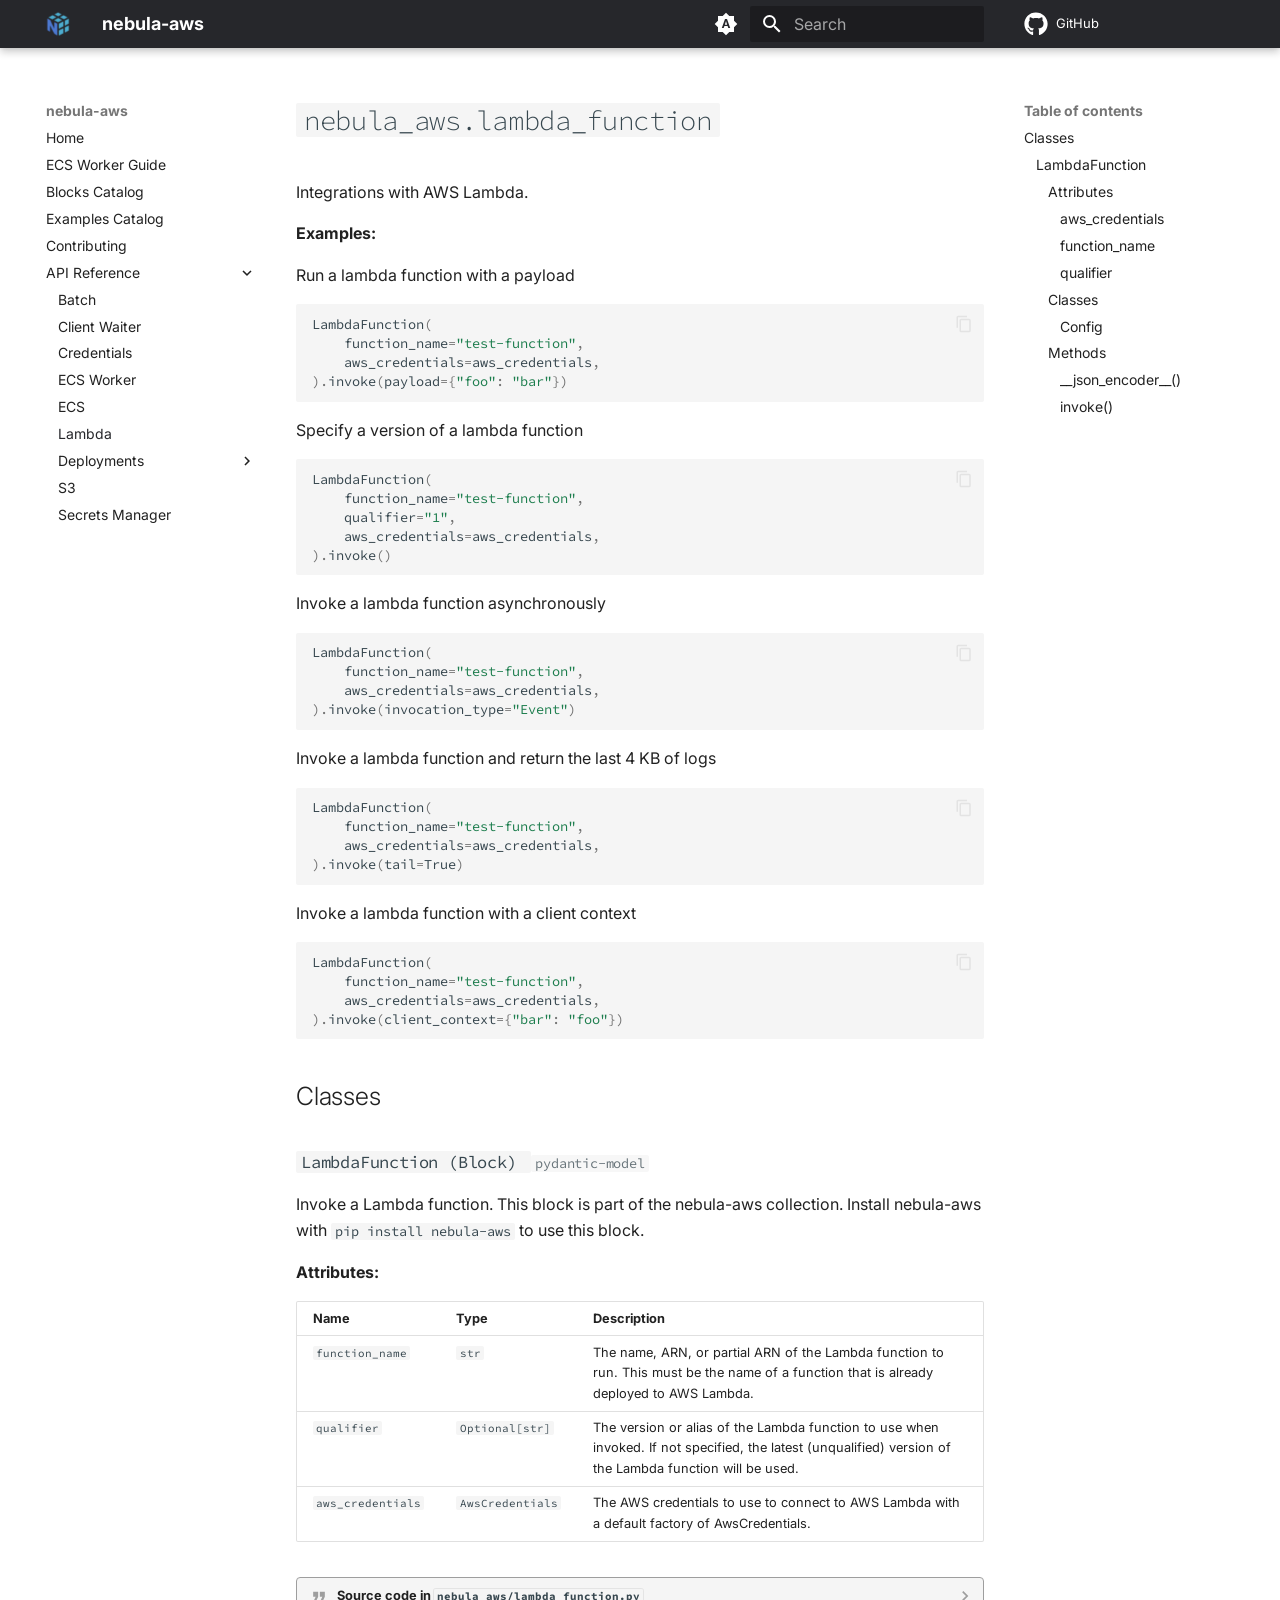
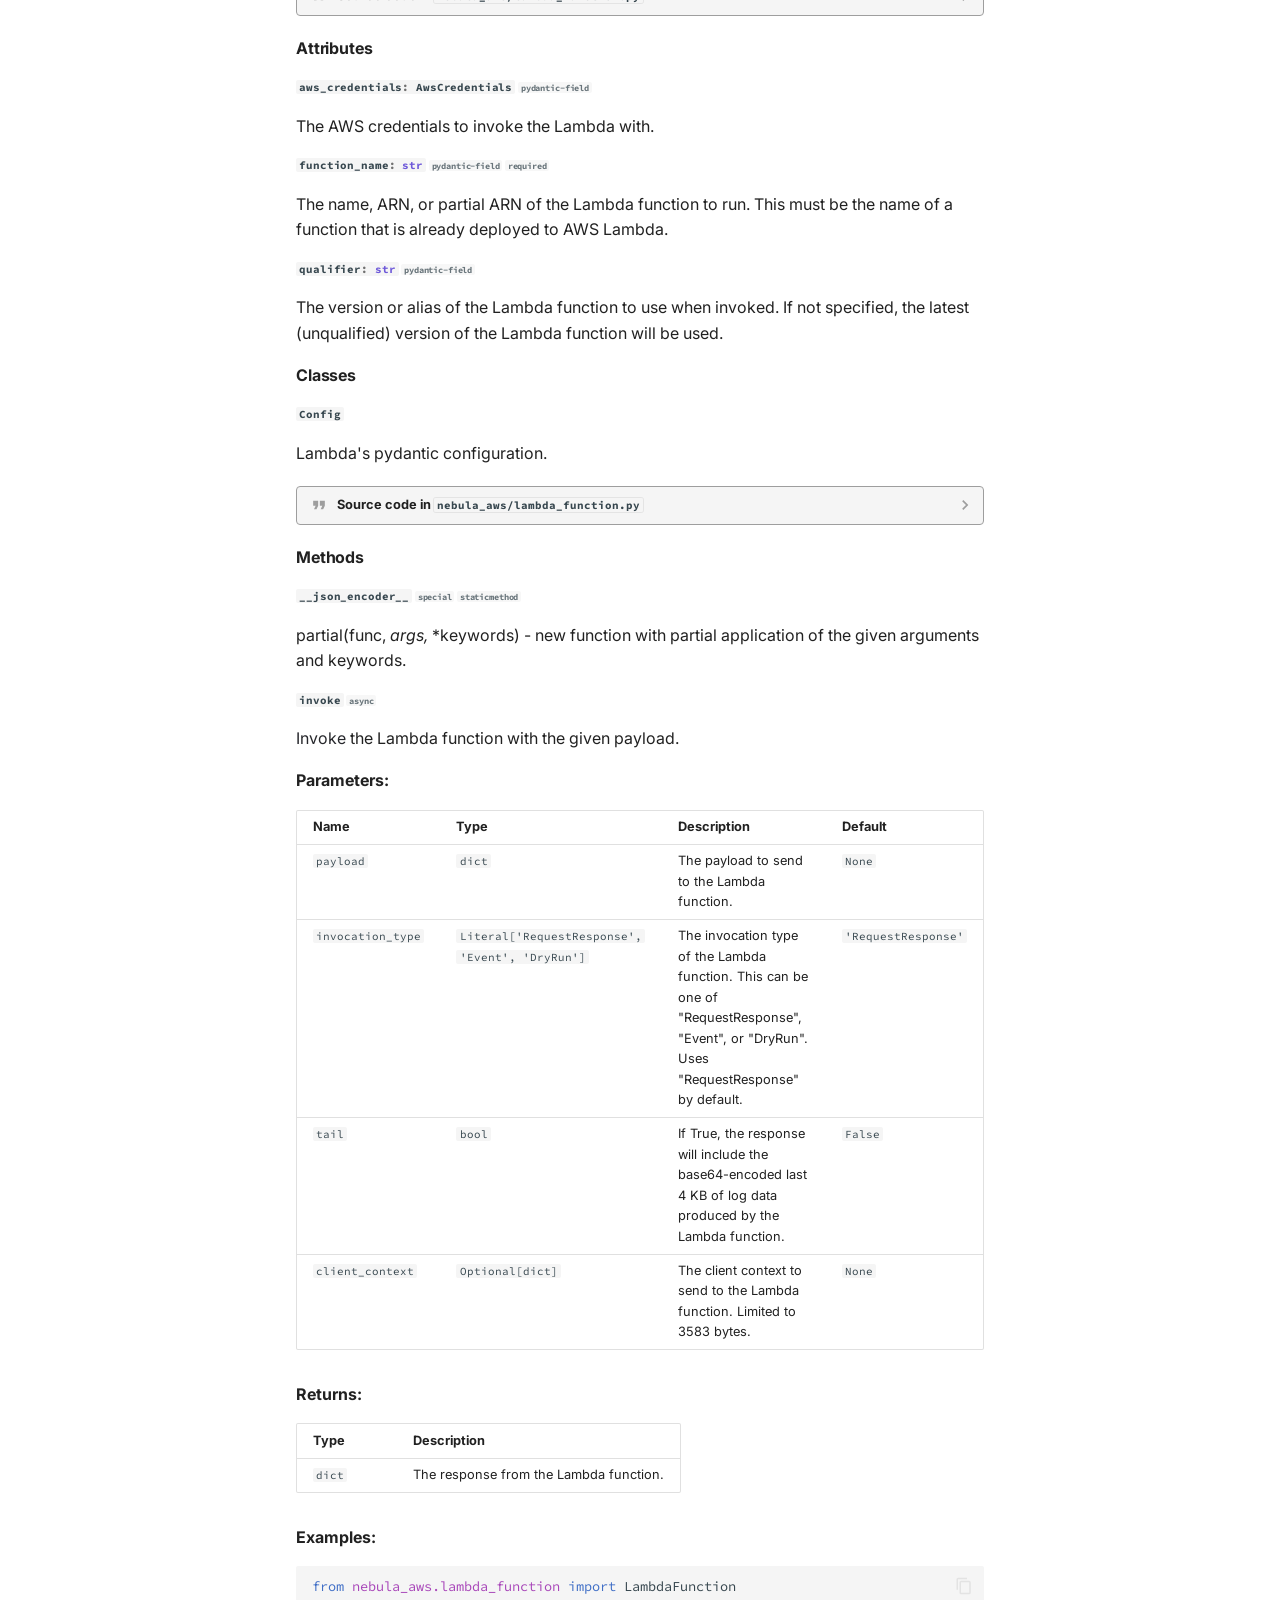
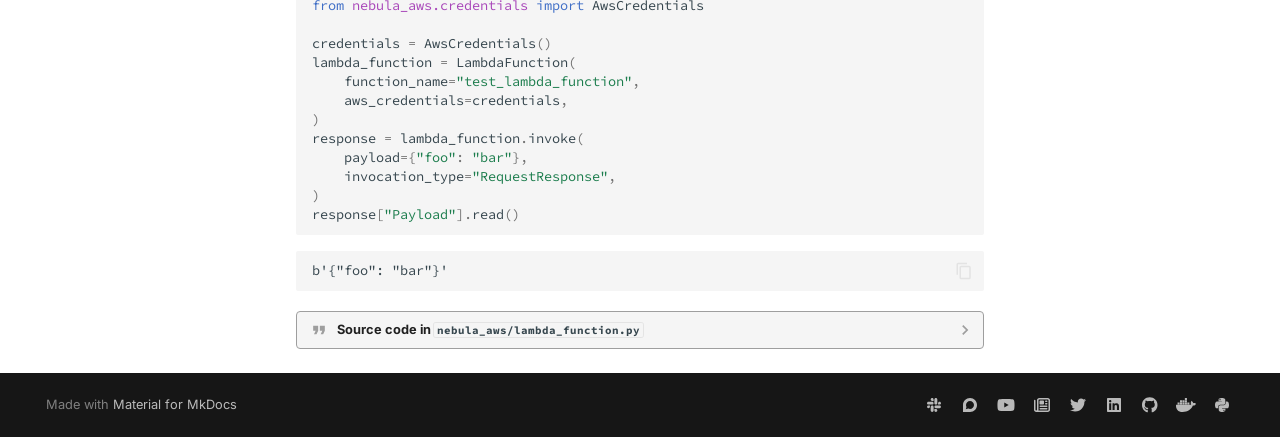
<file: lambda_function/index.html>
<!doctype html>
<html lang="en" class="no-js">
  <head>
    
      <meta charset="utf-8">
      <meta name="viewport" content="width=device-width,initial-scale=1">
      
        <meta name="description" content="Module handling AWS Lambda functions">
      
      
      
        <link rel="canonical" href="https://kozmoai.github.io/nebula-aws/lambda_function/">
      
      
        <link rel="prev" href="../ecs/">
      
      
        <link rel="next" href="../deployments/steps/">
      
      
      <link rel="icon" href="../img/favicon.ico">
      <meta name="generator" content="mkdocs-1.5.3, mkdocs-material-9.5.15">
    
    
      
        <title>Lambda - nebula-aws</title>
      
    
    
      <link rel="stylesheet" href="../assets/stylesheets/main.7e359304.min.css">
      
        
        <link rel="stylesheet" href="../assets/stylesheets/palette.06af60db.min.css">
      
      


    
    
      
    
    
      
        
        
        <link rel="preconnect" href="https://fonts.gstatic.com" crossorigin>
        <link rel="stylesheet" href="https://fonts.googleapis.com/css?family=Inter:300,300i,400,400i,700,700i%7CSource+Code+Pro:400,400i,700,700i&display=fallback">
        <style>:root{--md-text-font:"Inter";--md-code-font:"Source Code Pro"}</style>
      
    
    
      <link rel="stylesheet" href="../assets/_mkdocstrings.css">
    
      <link rel="stylesheet" href="../stylesheets/extra.css">
    
    <script>__md_scope=new URL("..",location),__md_hash=e=>[...e].reduce((e,_)=>(e<<5)-e+_.charCodeAt(0),0),__md_get=(e,_=localStorage,t=__md_scope)=>JSON.parse(_.getItem(t.pathname+"."+e)),__md_set=(e,_,t=localStorage,a=__md_scope)=>{try{t.setItem(a.pathname+"."+e,JSON.stringify(_))}catch(e){}}</script>
    
      
  


  <!-- Google tag (gtag.js) -->
<script async src="https://www.googletagmanager.com/gtag/js?id=G-8CSMBCQDKN"></script>
<script>
    window.dataLayer = window.dataLayer || [];
    function gtag(){dataLayer.push(arguments);}
    gtag('js', new Date());

    gtag('config', 'G-8CSMBCQDKN');
</script>
<!-- Segment analytics -->
<script>
    !function(){var analytics=window.analytics=window.analytics||[];if(!analytics.initialize)if(analytics.invoked)window.console&&console.error&&console.error("Segment snippet included twice.");else{analytics.invoked=!0;analytics.methods=["trackSubmit","trackClick","trackLink","trackForm","pageview","identify","reset","group","track","ready","alias","debug","page","once","off","on","addSourceMiddleware","addIntegrationMiddleware","setAnonymousId","addDestinationMiddleware"];analytics.factory=function(e){return function(){var t=Array.prototype.slice.call(arguments);t.unshift(e);analytics.push(t);return analytics}};for(var e=0;e<analytics.methods.length;e++){var key=analytics.methods[e];analytics[key]=analytics.factory(key)}analytics.load=function(key,e){var t=document.createElement("script");t.type="text/javascript";t.async=!0;t.src="https://cdn.segment.com/analytics.js/v1/" + key + "/analytics.min.js";var n=document.getElementsByTagName("script")[0];n.parentNode.insertBefore(t,n);analytics._loadOptions=e};analytics._writeKey="xDLAoTXsNYpC4Y6JucKnJ8W1MYBuyAbD";;analytics.SNIPPET_VERSION="4.15.3";
    analytics.load("xDLAoTXsNYpC4Y6JucKnJ8W1MYBuyAbD");
    analytics.page();
    }}();
</script>
  
    <script>"undefined"!=typeof __md_analytics&&__md_analytics()</script>
  

    
    
    
  </head>
  
  
    
    
      
    
    
    
    
    <body dir="ltr" data-md-color-scheme="default" data-md-color-primary="indigo" data-md-color-accent="indigo">
  
    
    <input class="md-toggle" data-md-toggle="drawer" type="checkbox" id="__drawer" autocomplete="off">
    <input class="md-toggle" data-md-toggle="search" type="checkbox" id="__search" autocomplete="off">
    <label class="md-overlay" for="__drawer"></label>
    <div data-md-component="skip">
      
        
        <a href="#nebula_aws.lambda_function" class="md-skip">
          Skip to content
        </a>
      
    </div>
    <div data-md-component="announce">
      
    </div>
    
    
      

  

<header class="md-header md-header--shadow" data-md-component="header">
  <nav class="md-header__inner md-grid" aria-label="Header">
    <a href=".." title="nebula-aws" class="md-header__button md-logo" aria-label="nebula-aws" data-md-component="logo">
      
  <img src="../img/nebula-logo-mark.png" alt="logo">

    </a>
    <label class="md-header__button md-icon" for="__drawer">
      
      <svg xmlns="http://www.w3.org/2000/svg" viewBox="0 0 24 24"><path d="M3 6h18v2H3V6m0 5h18v2H3v-2m0 5h18v2H3v-2Z"/></svg>
    </label>
    <div class="md-header__title" data-md-component="header-title">
      <div class="md-header__ellipsis">
        <div class="md-header__topic">
          <span class="md-ellipsis">
            nebula-aws
          </span>
        </div>
        <div class="md-header__topic" data-md-component="header-topic">
          <span class="md-ellipsis">
            
              Lambda
            
          </span>
        </div>
      </div>
    </div>
    
      
        <form class="md-header__option" data-md-component="palette">
  
    
    
    
    <input class="md-option" data-md-color-media="(prefers-color-scheme)" data-md-color-scheme="default" data-md-color-primary="indigo" data-md-color-accent="indigo"  aria-label="Switch to light mode"  type="radio" name="__palette" id="__palette_0">
    
      <label class="md-header__button md-icon" title="Switch to light mode" for="__palette_1" hidden>
        <svg xmlns="http://www.w3.org/2000/svg" viewBox="0 0 24 24"><path d="m14.3 16-.7-2h-3.2l-.7 2H7.8L11 7h2l3.2 9h-1.9M20 8.69V4h-4.69L12 .69 8.69 4H4v4.69L.69 12 4 15.31V20h4.69L12 23.31 15.31 20H20v-4.69L23.31 12 20 8.69m-9.15 3.96h2.3L12 9l-1.15 3.65Z"/></svg>
      </label>
    
  
    
    
    
    <input class="md-option" data-md-color-media="(prefers-color-scheme: light)" data-md-color-scheme="default" data-md-color-primary="blue" data-md-color-accent="blue"  aria-label="Switch to dark mode"  type="radio" name="__palette" id="__palette_1">
    
      <label class="md-header__button md-icon" title="Switch to dark mode" for="__palette_2" hidden>
        <svg xmlns="http://www.w3.org/2000/svg" viewBox="0 0 24 24"><path d="M12 7a5 5 0 0 1 5 5 5 5 0 0 1-5 5 5 5 0 0 1-5-5 5 5 0 0 1 5-5m0 2a3 3 0 0 0-3 3 3 3 0 0 0 3 3 3 3 0 0 0 3-3 3 3 0 0 0-3-3m0-7 2.39 3.42C13.65 5.15 12.84 5 12 5c-.84 0-1.65.15-2.39.42L12 2M3.34 7l4.16-.35A7.2 7.2 0 0 0 5.94 8.5c-.44.74-.69 1.5-.83 2.29L3.34 7m.02 10 1.76-3.77a7.131 7.131 0 0 0 2.38 4.14L3.36 17M20.65 7l-1.77 3.79a7.023 7.023 0 0 0-2.38-4.15l4.15.36m-.01 10-4.14.36c.59-.51 1.12-1.14 1.54-1.86.42-.73.69-1.5.83-2.29L20.64 17M12 22l-2.41-3.44c.74.27 1.55.44 2.41.44.82 0 1.63-.17 2.37-.44L12 22Z"/></svg>
      </label>
    
  
    
    
    
    <input class="md-option" data-md-color-media="(prefers-color-scheme: dark)" data-md-color-scheme="slate" data-md-color-primary="blue" data-md-color-accent="blue"  aria-label="Switch to light mode"  type="radio" name="__palette" id="__palette_2">
    
      <label class="md-header__button md-icon" title="Switch to light mode" for="__palette_0" hidden>
        <svg xmlns="http://www.w3.org/2000/svg" viewBox="0 0 24 24"><path d="m17.75 4.09-2.53 1.94.91 3.06-2.63-1.81-2.63 1.81.91-3.06-2.53-1.94L12.44 4l1.06-3 1.06 3 3.19.09m3.5 6.91-1.64 1.25.59 1.98-1.7-1.17-1.7 1.17.59-1.98L15.75 11l2.06-.05L18.5 9l.69 1.95 2.06.05m-2.28 4.95c.83-.08 1.72 1.1 1.19 1.85-.32.45-.66.87-1.08 1.27C15.17 23 8.84 23 4.94 19.07c-3.91-3.9-3.91-10.24 0-14.14.4-.4.82-.76 1.27-1.08.75-.53 1.93.36 1.85 1.19-.27 2.86.69 5.83 2.89 8.02a9.96 9.96 0 0 0 8.02 2.89m-1.64 2.02a12.08 12.08 0 0 1-7.8-3.47c-2.17-2.19-3.33-5-3.49-7.82-2.81 3.14-2.7 7.96.31 10.98 3.02 3.01 7.84 3.12 10.98.31Z"/></svg>
      </label>
    
  
</form>
      
    
    
      <script>var media,input,key,value,palette=__md_get("__palette");if(palette&&palette.color){"(prefers-color-scheme)"===palette.color.media&&(media=matchMedia("(prefers-color-scheme: light)"),input=document.querySelector(media.matches?"[data-md-color-media='(prefers-color-scheme: light)']":"[data-md-color-media='(prefers-color-scheme: dark)']"),palette.color.media=input.getAttribute("data-md-color-media"),palette.color.scheme=input.getAttribute("data-md-color-scheme"),palette.color.primary=input.getAttribute("data-md-color-primary"),palette.color.accent=input.getAttribute("data-md-color-accent"));for([key,value]of Object.entries(palette.color))document.body.setAttribute("data-md-color-"+key,value)}</script>
    
    
    
      <label class="md-header__button md-icon" for="__search">
        
        <svg xmlns="http://www.w3.org/2000/svg" viewBox="0 0 24 24"><path d="M9.5 3A6.5 6.5 0 0 1 16 9.5c0 1.61-.59 3.09-1.56 4.23l.27.27h.79l5 5-1.5 1.5-5-5v-.79l-.27-.27A6.516 6.516 0 0 1 9.5 16 6.5 6.5 0 0 1 3 9.5 6.5 6.5 0 0 1 9.5 3m0 2C7 5 5 7 5 9.5S7 14 9.5 14 14 12 14 9.5 12 5 9.5 5Z"/></svg>
      </label>
      <div class="md-search" data-md-component="search" role="dialog">
  <label class="md-search__overlay" for="__search"></label>
  <div class="md-search__inner" role="search">
    <form class="md-search__form" name="search">
      <input type="text" class="md-search__input" name="query" aria-label="Search" placeholder="Search" autocapitalize="off" autocorrect="off" autocomplete="off" spellcheck="false" data-md-component="search-query" required>
      <label class="md-search__icon md-icon" for="__search">
        
        <svg xmlns="http://www.w3.org/2000/svg" viewBox="0 0 24 24"><path d="M9.5 3A6.5 6.5 0 0 1 16 9.5c0 1.61-.59 3.09-1.56 4.23l.27.27h.79l5 5-1.5 1.5-5-5v-.79l-.27-.27A6.516 6.516 0 0 1 9.5 16 6.5 6.5 0 0 1 3 9.5 6.5 6.5 0 0 1 9.5 3m0 2C7 5 5 7 5 9.5S7 14 9.5 14 14 12 14 9.5 12 5 9.5 5Z"/></svg>
        
        <svg xmlns="http://www.w3.org/2000/svg" viewBox="0 0 24 24"><path d="M20 11v2H8l5.5 5.5-1.42 1.42L4.16 12l7.92-7.92L13.5 5.5 8 11h12Z"/></svg>
      </label>
      <nav class="md-search__options" aria-label="Search">
        
        <button type="reset" class="md-search__icon md-icon" title="Clear" aria-label="Clear" tabindex="-1">
          
          <svg xmlns="http://www.w3.org/2000/svg" viewBox="0 0 24 24"><path d="M19 6.41 17.59 5 12 10.59 6.41 5 5 6.41 10.59 12 5 17.59 6.41 19 12 13.41 17.59 19 19 17.59 13.41 12 19 6.41Z"/></svg>
        </button>
      </nav>
      
    </form>
    <div class="md-search__output">
      <div class="md-search__scrollwrap" data-md-scrollfix>
        <div class="md-search-result" data-md-component="search-result">
          <div class="md-search-result__meta">
            Initializing search
          </div>
          <ol class="md-search-result__list" role="presentation"></ol>
        </div>
      </div>
    </div>
  </div>
</div>
    
    
      <div class="md-header__source">
        <a href="https://github.com/kozmoai/nebula-aws" title="Go to repository" class="md-source" data-md-component="source">
  <div class="md-source__icon md-icon">
    
    <svg xmlns="http://www.w3.org/2000/svg" viewBox="0 0 496 512"><!--! Font Awesome Free 6.5.1 by @fontawesome - https://fontawesome.com License - https://fontawesome.com/license/free (Icons: CC BY 4.0, Fonts: SIL OFL 1.1, Code: MIT License) Copyright 2023 Fonticons, Inc.--><path d="M165.9 397.4c0 2-2.3 3.6-5.2 3.6-3.3.3-5.6-1.3-5.6-3.6 0-2 2.3-3.6 5.2-3.6 3-.3 5.6 1.3 5.6 3.6zm-31.1-4.5c-.7 2 1.3 4.3 4.3 4.9 2.6 1 5.6 0 6.2-2s-1.3-4.3-4.3-5.2c-2.6-.7-5.5.3-6.2 2.3zm44.2-1.7c-2.9.7-4.9 2.6-4.6 4.9.3 2 2.9 3.3 5.9 2.6 2.9-.7 4.9-2.6 4.6-4.6-.3-1.9-3-3.2-5.9-2.9zM244.8 8C106.1 8 0 113.3 0 252c0 110.9 69.8 205.8 169.5 239.2 12.8 2.3 17.3-5.6 17.3-12.1 0-6.2-.3-40.4-.3-61.4 0 0-70 15-84.7-29.8 0 0-11.4-29.1-27.8-36.6 0 0-22.9-15.7 1.6-15.4 0 0 24.9 2 38.6 25.8 21.9 38.6 58.6 27.5 72.9 20.9 2.3-16 8.8-27.1 16-33.7-55.9-6.2-112.3-14.3-112.3-110.5 0-27.5 7.6-41.3 23.6-58.9-2.6-6.5-11.1-33.3 2.6-67.9 20.9-6.5 69 27 69 27 20-5.6 41.5-8.5 62.8-8.5s42.8 2.9 62.8 8.5c0 0 48.1-33.6 69-27 13.7 34.7 5.2 61.4 2.6 67.9 16 17.7 25.8 31.5 25.8 58.9 0 96.5-58.9 104.2-114.8 110.5 9.2 7.9 17 22.9 17 46.4 0 33.7-.3 75.4-.3 83.6 0 6.5 4.6 14.4 17.3 12.1C428.2 457.8 496 362.9 496 252 496 113.3 383.5 8 244.8 8zM97.2 352.9c-1.3 1-1 3.3.7 5.2 1.6 1.6 3.9 2.3 5.2 1 1.3-1 1-3.3-.7-5.2-1.6-1.6-3.9-2.3-5.2-1zm-10.8-8.1c-.7 1.3.3 2.9 2.3 3.9 1.6 1 3.6.7 4.3-.7.7-1.3-.3-2.9-2.3-3.9-2-.6-3.6-.3-4.3.7zm32.4 35.6c-1.6 1.3-1 4.3 1.3 6.2 2.3 2.3 5.2 2.6 6.5 1 1.3-1.3.7-4.3-1.3-6.2-2.2-2.3-5.2-2.6-6.5-1zm-11.4-14.7c-1.6 1-1.6 3.6 0 5.9 1.6 2.3 4.3 3.3 5.6 2.3 1.6-1.3 1.6-3.9 0-6.2-1.4-2.3-4-3.3-5.6-2z"/></svg>
  </div>
  <div class="md-source__repository">
    GitHub
  </div>
</a>
      </div>
    
  </nav>
  
</header>
    
    <div class="md-container" data-md-component="container">
      
      
        
          
        
      
      <main class="md-main" data-md-component="main">
        <div class="md-main__inner md-grid">
          
            
              
              <div class="md-sidebar md-sidebar--primary" data-md-component="sidebar" data-md-type="navigation" >
                <div class="md-sidebar__scrollwrap">
                  <div class="md-sidebar__inner">
                    



<nav class="md-nav md-nav--primary" aria-label="Navigation" data-md-level="0">
  <label class="md-nav__title" for="__drawer">
    <a href=".." title="nebula-aws" class="md-nav__button md-logo" aria-label="nebula-aws" data-md-component="logo">
      
  <img src="../img/nebula-logo-mark.png" alt="logo">

    </a>
    nebula-aws
  </label>
  
    <div class="md-nav__source">
      <a href="https://github.com/kozmoai/nebula-aws" title="Go to repository" class="md-source" data-md-component="source">
  <div class="md-source__icon md-icon">
    
    <svg xmlns="http://www.w3.org/2000/svg" viewBox="0 0 496 512"><!--! Font Awesome Free 6.5.1 by @fontawesome - https://fontawesome.com License - https://fontawesome.com/license/free (Icons: CC BY 4.0, Fonts: SIL OFL 1.1, Code: MIT License) Copyright 2023 Fonticons, Inc.--><path d="M165.9 397.4c0 2-2.3 3.6-5.2 3.6-3.3.3-5.6-1.3-5.6-3.6 0-2 2.3-3.6 5.2-3.6 3-.3 5.6 1.3 5.6 3.6zm-31.1-4.5c-.7 2 1.3 4.3 4.3 4.9 2.6 1 5.6 0 6.2-2s-1.3-4.3-4.3-5.2c-2.6-.7-5.5.3-6.2 2.3zm44.2-1.7c-2.9.7-4.9 2.6-4.6 4.9.3 2 2.9 3.3 5.9 2.6 2.9-.7 4.9-2.6 4.6-4.6-.3-1.9-3-3.2-5.9-2.9zM244.8 8C106.1 8 0 113.3 0 252c0 110.9 69.8 205.8 169.5 239.2 12.8 2.3 17.3-5.6 17.3-12.1 0-6.2-.3-40.4-.3-61.4 0 0-70 15-84.7-29.8 0 0-11.4-29.1-27.8-36.6 0 0-22.9-15.7 1.6-15.4 0 0 24.9 2 38.6 25.8 21.9 38.6 58.6 27.5 72.9 20.9 2.3-16 8.8-27.1 16-33.7-55.9-6.2-112.3-14.3-112.3-110.5 0-27.5 7.6-41.3 23.6-58.9-2.6-6.5-11.1-33.3 2.6-67.9 20.9-6.5 69 27 69 27 20-5.6 41.5-8.5 62.8-8.5s42.8 2.9 62.8 8.5c0 0 48.1-33.6 69-27 13.7 34.7 5.2 61.4 2.6 67.9 16 17.7 25.8 31.5 25.8 58.9 0 96.5-58.9 104.2-114.8 110.5 9.2 7.9 17 22.9 17 46.4 0 33.7-.3 75.4-.3 83.6 0 6.5 4.6 14.4 17.3 12.1C428.2 457.8 496 362.9 496 252 496 113.3 383.5 8 244.8 8zM97.2 352.9c-1.3 1-1 3.3.7 5.2 1.6 1.6 3.9 2.3 5.2 1 1.3-1 1-3.3-.7-5.2-1.6-1.6-3.9-2.3-5.2-1zm-10.8-8.1c-.7 1.3.3 2.9 2.3 3.9 1.6 1 3.6.7 4.3-.7.7-1.3-.3-2.9-2.3-3.9-2-.6-3.6-.3-4.3.7zm32.4 35.6c-1.6 1.3-1 4.3 1.3 6.2 2.3 2.3 5.2 2.6 6.5 1 1.3-1.3.7-4.3-1.3-6.2-2.2-2.3-5.2-2.6-6.5-1zm-11.4-14.7c-1.6 1-1.6 3.6 0 5.9 1.6 2.3 4.3 3.3 5.6 2.3 1.6-1.3 1.6-3.9 0-6.2-1.4-2.3-4-3.3-5.6-2z"/></svg>
  </div>
  <div class="md-source__repository">
    GitHub
  </div>
</a>
    </div>
  
  <ul class="md-nav__list" data-md-scrollfix>
    
      
      
  
  
  
  
    <li class="md-nav__item">
      <a href=".." class="md-nav__link">
        
  
  <span class="md-ellipsis">
    Home
  </span>
  

      </a>
    </li>
  

    
      
      
  
  
  
  
    <li class="md-nav__item">
      <a href="../ecs_guide/" class="md-nav__link">
        
  
  <span class="md-ellipsis">
    ECS Worker Guide
  </span>
  

      </a>
    </li>
  

    
      
      
  
  
  
  
    <li class="md-nav__item">
      <a href="../blocks_catalog/" class="md-nav__link">
        
  
  <span class="md-ellipsis">
    Blocks Catalog
  </span>
  

      </a>
    </li>
  

    
      
      
  
  
  
  
    <li class="md-nav__item">
      <a href="../examples_catalog/" class="md-nav__link">
        
  
  <span class="md-ellipsis">
    Examples Catalog
  </span>
  

      </a>
    </li>
  

    
      
      
  
  
  
  
    <li class="md-nav__item">
      <a href="../contributing/" class="md-nav__link">
        
  
  <span class="md-ellipsis">
    Contributing
  </span>
  

      </a>
    </li>
  

    
      
      
  
  
    
  
  
  
    
    
    
    
    <li class="md-nav__item md-nav__item--active md-nav__item--nested">
      
        
        
        <input class="md-nav__toggle md-toggle " type="checkbox" id="__nav_6" checked>
        
          
          <label class="md-nav__link" for="__nav_6" id="__nav_6_label" tabindex="0">
            
  
  <span class="md-ellipsis">
    API Reference
  </span>
  

            <span class="md-nav__icon md-icon"></span>
          </label>
        
        <nav class="md-nav" data-md-level="1" aria-labelledby="__nav_6_label" aria-expanded="true">
          <label class="md-nav__title" for="__nav_6">
            <span class="md-nav__icon md-icon"></span>
            API Reference
          </label>
          <ul class="md-nav__list" data-md-scrollfix>
            
              
                
  
  
  
  
    <li class="md-nav__item">
      <a href="../batch/" class="md-nav__link">
        
  
  <span class="md-ellipsis">
    Batch
  </span>
  

      </a>
    </li>
  

              
            
              
                
  
  
  
  
    <li class="md-nav__item">
      <a href="../client_waiter/" class="md-nav__link">
        
  
  <span class="md-ellipsis">
    Client Waiter
  </span>
  

      </a>
    </li>
  

              
            
              
                
  
  
  
  
    <li class="md-nav__item">
      <a href="../credentials/" class="md-nav__link">
        
  
  <span class="md-ellipsis">
    Credentials
  </span>
  

      </a>
    </li>
  

              
            
              
                
  
  
  
  
    <li class="md-nav__item">
      <a href="../ecs_worker/" class="md-nav__link">
        
  
  <span class="md-ellipsis">
    ECS Worker
  </span>
  

      </a>
    </li>
  

              
            
              
                
  
  
  
  
    <li class="md-nav__item">
      <a href="../ecs/" class="md-nav__link">
        
  
  <span class="md-ellipsis">
    ECS
  </span>
  

      </a>
    </li>
  

              
            
              
                
  
  
    
  
  
  
    <li class="md-nav__item md-nav__item--active">
      
      <input class="md-nav__toggle md-toggle" type="checkbox" id="__toc">
      
      
        
      
      
        <label class="md-nav__link md-nav__link--active" for="__toc">
          
  
  <span class="md-ellipsis">
    Lambda
  </span>
  

          <span class="md-nav__icon md-icon"></span>
        </label>
      
      <a href="./" class="md-nav__link md-nav__link--active">
        
  
  <span class="md-ellipsis">
    Lambda
  </span>
  

      </a>
      
        

<nav class="md-nav md-nav--secondary" aria-label="Table of contents">
  
  
  
    
  
  
    <label class="md-nav__title" for="__toc">
      <span class="md-nav__icon md-icon"></span>
      Table of contents
    </label>
    <ul class="md-nav__list" data-md-component="toc" data-md-scrollfix>
      
        <li class="md-nav__item">
  <a href="#nebula_aws.lambda_function-classes" class="md-nav__link">
    <span class="md-ellipsis">
      Classes
    </span>
  </a>
  
    <nav class="md-nav" aria-label="Classes">
      <ul class="md-nav__list">
        
          <li class="md-nav__item">
  <a href="#nebula_aws.lambda_function.LambdaFunction" class="md-nav__link">
    <span class="md-ellipsis">
      LambdaFunction
    </span>
  </a>
  
    <nav class="md-nav" aria-label="LambdaFunction">
      <ul class="md-nav__list">
        
          <li class="md-nav__item">
  <a href="#nebula_aws.lambda_function.LambdaFunction-attributes" class="md-nav__link">
    <span class="md-ellipsis">
      Attributes
    </span>
  </a>
  
    <nav class="md-nav" aria-label="Attributes">
      <ul class="md-nav__list">
        
          <li class="md-nav__item">
  <a href="#nebula_aws.lambda_function.LambdaFunction.aws_credentials" class="md-nav__link">
    <span class="md-ellipsis">
      aws_credentials
    </span>
  </a>
  
</li>
        
          <li class="md-nav__item">
  <a href="#nebula_aws.lambda_function.LambdaFunction.function_name" class="md-nav__link">
    <span class="md-ellipsis">
      function_name
    </span>
  </a>
  
</li>
        
          <li class="md-nav__item">
  <a href="#nebula_aws.lambda_function.LambdaFunction.qualifier" class="md-nav__link">
    <span class="md-ellipsis">
      qualifier
    </span>
  </a>
  
</li>
        
      </ul>
    </nav>
  
</li>
        
          <li class="md-nav__item">
  <a href="#nebula_aws.lambda_function.LambdaFunction-classes" class="md-nav__link">
    <span class="md-ellipsis">
      Classes
    </span>
  </a>
  
    <nav class="md-nav" aria-label="Classes">
      <ul class="md-nav__list">
        
          <li class="md-nav__item">
  <a href="#nebula_aws.lambda_function.LambdaFunction.Config" class="md-nav__link">
    <span class="md-ellipsis">
      Config
    </span>
  </a>
  
</li>
        
      </ul>
    </nav>
  
</li>
        
          <li class="md-nav__item">
  <a href="#nebula_aws.lambda_function.LambdaFunction-methods" class="md-nav__link">
    <span class="md-ellipsis">
      Methods
    </span>
  </a>
  
    <nav class="md-nav" aria-label="Methods">
      <ul class="md-nav__list">
        
          <li class="md-nav__item">
  <a href="#nebula_aws.lambda_function.LambdaFunction.__json_encoder__" class="md-nav__link">
    <span class="md-ellipsis">
      __json_encoder__()
    </span>
  </a>
  
</li>
        
          <li class="md-nav__item">
  <a href="#nebula_aws.lambda_function.LambdaFunction.invoke" class="md-nav__link">
    <span class="md-ellipsis">
      invoke()
    </span>
  </a>
  
</li>
        
      </ul>
    </nav>
  
</li>
        
      </ul>
    </nav>
  
</li>
        
      </ul>
    </nav>
  
</li>
      
    </ul>
  
</nav>
      
    </li>
  

              
            
              
                
  
  
  
  
    
    
    
    
    <li class="md-nav__item md-nav__item--nested">
      
        
        
        <input class="md-nav__toggle md-toggle " type="checkbox" id="__nav_6_7" >
        
          
          <label class="md-nav__link" for="__nav_6_7" id="__nav_6_7_label" tabindex="0">
            
  
  <span class="md-ellipsis">
    Deployments
  </span>
  

            <span class="md-nav__icon md-icon"></span>
          </label>
        
        <nav class="md-nav" data-md-level="2" aria-labelledby="__nav_6_7_label" aria-expanded="false">
          <label class="md-nav__title" for="__nav_6_7">
            <span class="md-nav__icon md-icon"></span>
            Deployments
          </label>
          <ul class="md-nav__list" data-md-scrollfix>
            
              
                
  
  
  
  
    <li class="md-nav__item">
      <a href="../deployments/steps/" class="md-nav__link">
        
  
  <span class="md-ellipsis">
    Steps
  </span>
  

      </a>
    </li>
  

              
            
          </ul>
        </nav>
      
    </li>
  

              
            
              
                
  
  
  
  
    <li class="md-nav__item">
      <a href="../s3/" class="md-nav__link">
        
  
  <span class="md-ellipsis">
    S3
  </span>
  

      </a>
    </li>
  

              
            
              
                
  
  
  
  
    <li class="md-nav__item">
      <a href="../secrets_manager/" class="md-nav__link">
        
  
  <span class="md-ellipsis">
    Secrets Manager
  </span>
  

      </a>
    </li>
  

              
            
          </ul>
        </nav>
      
    </li>
  

    
  </ul>
</nav>
                  </div>
                </div>
              </div>
            
            
              
              <div class="md-sidebar md-sidebar--secondary" data-md-component="sidebar" data-md-type="toc" >
                <div class="md-sidebar__scrollwrap">
                  <div class="md-sidebar__inner">
                    

<nav class="md-nav md-nav--secondary" aria-label="Table of contents">
  
  
  
    
  
  
    <label class="md-nav__title" for="__toc">
      <span class="md-nav__icon md-icon"></span>
      Table of contents
    </label>
    <ul class="md-nav__list" data-md-component="toc" data-md-scrollfix>
      
        <li class="md-nav__item">
  <a href="#nebula_aws.lambda_function-classes" class="md-nav__link">
    <span class="md-ellipsis">
      Classes
    </span>
  </a>
  
    <nav class="md-nav" aria-label="Classes">
      <ul class="md-nav__list">
        
          <li class="md-nav__item">
  <a href="#nebula_aws.lambda_function.LambdaFunction" class="md-nav__link">
    <span class="md-ellipsis">
      LambdaFunction
    </span>
  </a>
  
    <nav class="md-nav" aria-label="LambdaFunction">
      <ul class="md-nav__list">
        
          <li class="md-nav__item">
  <a href="#nebula_aws.lambda_function.LambdaFunction-attributes" class="md-nav__link">
    <span class="md-ellipsis">
      Attributes
    </span>
  </a>
  
    <nav class="md-nav" aria-label="Attributes">
      <ul class="md-nav__list">
        
          <li class="md-nav__item">
  <a href="#nebula_aws.lambda_function.LambdaFunction.aws_credentials" class="md-nav__link">
    <span class="md-ellipsis">
      aws_credentials
    </span>
  </a>
  
</li>
        
          <li class="md-nav__item">
  <a href="#nebula_aws.lambda_function.LambdaFunction.function_name" class="md-nav__link">
    <span class="md-ellipsis">
      function_name
    </span>
  </a>
  
</li>
        
          <li class="md-nav__item">
  <a href="#nebula_aws.lambda_function.LambdaFunction.qualifier" class="md-nav__link">
    <span class="md-ellipsis">
      qualifier
    </span>
  </a>
  
</li>
        
      </ul>
    </nav>
  
</li>
        
          <li class="md-nav__item">
  <a href="#nebula_aws.lambda_function.LambdaFunction-classes" class="md-nav__link">
    <span class="md-ellipsis">
      Classes
    </span>
  </a>
  
    <nav class="md-nav" aria-label="Classes">
      <ul class="md-nav__list">
        
          <li class="md-nav__item">
  <a href="#nebula_aws.lambda_function.LambdaFunction.Config" class="md-nav__link">
    <span class="md-ellipsis">
      Config
    </span>
  </a>
  
</li>
        
      </ul>
    </nav>
  
</li>
        
          <li class="md-nav__item">
  <a href="#nebula_aws.lambda_function.LambdaFunction-methods" class="md-nav__link">
    <span class="md-ellipsis">
      Methods
    </span>
  </a>
  
    <nav class="md-nav" aria-label="Methods">
      <ul class="md-nav__list">
        
          <li class="md-nav__item">
  <a href="#nebula_aws.lambda_function.LambdaFunction.__json_encoder__" class="md-nav__link">
    <span class="md-ellipsis">
      __json_encoder__()
    </span>
  </a>
  
</li>
        
          <li class="md-nav__item">
  <a href="#nebula_aws.lambda_function.LambdaFunction.invoke" class="md-nav__link">
    <span class="md-ellipsis">
      invoke()
    </span>
  </a>
  
</li>
        
      </ul>
    </nav>
  
</li>
        
      </ul>
    </nav>
  
</li>
        
      </ul>
    </nav>
  
</li>
      
    </ul>
  
</nav>
                  </div>
                </div>
              </div>
            
          
          
            <div class="md-content" data-md-component="content">
              <article class="md-content__inner md-typeset">
                
                  

  
  


<div class="doc doc-object doc-module">



<h1 id="nebula_aws.lambda_function" class="doc doc-heading">
        <code>nebula_aws.lambda_function</code>



</h1>

    <div class="doc doc-contents first">

      <p>Integrations with AWS Lambda.</p>

<p><strong>Examples:</strong></p>
    <p>Run a lambda function with a payload</p>
<div class="highlight"><pre><span></span><code><span class="n">LambdaFunction</span><span class="p">(</span>
    <span class="n">function_name</span><span class="o">=</span><span class="s2">&quot;test-function&quot;</span><span class="p">,</span>
    <span class="n">aws_credentials</span><span class="o">=</span><span class="n">aws_credentials</span><span class="p">,</span>
<span class="p">)</span><span class="o">.</span><span class="n">invoke</span><span class="p">(</span><span class="n">payload</span><span class="o">=</span><span class="p">{</span><span class="s2">&quot;foo&quot;</span><span class="p">:</span> <span class="s2">&quot;bar&quot;</span><span class="p">})</span>
</code></pre></div>
<p>Specify a version of a lambda function</p>
<div class="highlight"><pre><span></span><code><span class="n">LambdaFunction</span><span class="p">(</span>
    <span class="n">function_name</span><span class="o">=</span><span class="s2">&quot;test-function&quot;</span><span class="p">,</span>
    <span class="n">qualifier</span><span class="o">=</span><span class="s2">&quot;1&quot;</span><span class="p">,</span>
    <span class="n">aws_credentials</span><span class="o">=</span><span class="n">aws_credentials</span><span class="p">,</span>
<span class="p">)</span><span class="o">.</span><span class="n">invoke</span><span class="p">()</span>
</code></pre></div>
<p>Invoke a lambda function asynchronously</p>
<div class="highlight"><pre><span></span><code><span class="n">LambdaFunction</span><span class="p">(</span>
    <span class="n">function_name</span><span class="o">=</span><span class="s2">&quot;test-function&quot;</span><span class="p">,</span>
    <span class="n">aws_credentials</span><span class="o">=</span><span class="n">aws_credentials</span><span class="p">,</span>
<span class="p">)</span><span class="o">.</span><span class="n">invoke</span><span class="p">(</span><span class="n">invocation_type</span><span class="o">=</span><span class="s2">&quot;Event&quot;</span><span class="p">)</span>
</code></pre></div>
<p>Invoke a lambda function and return the last 4 KB of logs</p>
<div class="highlight"><pre><span></span><code><span class="n">LambdaFunction</span><span class="p">(</span>
    <span class="n">function_name</span><span class="o">=</span><span class="s2">&quot;test-function&quot;</span><span class="p">,</span>
    <span class="n">aws_credentials</span><span class="o">=</span><span class="n">aws_credentials</span><span class="p">,</span>
<span class="p">)</span><span class="o">.</span><span class="n">invoke</span><span class="p">(</span><span class="n">tail</span><span class="o">=</span><span class="kc">True</span><span class="p">)</span>
</code></pre></div>
<p>Invoke a lambda function with a client context</p>
<div class="highlight"><pre><span></span><code><span class="n">LambdaFunction</span><span class="p">(</span>
    <span class="n">function_name</span><span class="o">=</span><span class="s2">&quot;test-function&quot;</span><span class="p">,</span>
    <span class="n">aws_credentials</span><span class="o">=</span><span class="n">aws_credentials</span><span class="p">,</span>
<span class="p">)</span><span class="o">.</span><span class="n">invoke</span><span class="p">(</span><span class="n">client_context</span><span class="o">=</span><span class="p">{</span><span class="s2">&quot;bar&quot;</span><span class="p">:</span> <span class="s2">&quot;foo&quot;</span><span class="p">})</span>
</code></pre></div>



  <div class="doc doc-children">





<h2 id="nebula_aws.lambda_function-classes">Classes</h2>

  <div class="doc doc-object doc-class">



<h3 id="nebula_aws.lambda_function.LambdaFunction" class="doc doc-heading">
        <code>
LambdaFunction            (<span title="nebula.blocks.core.Block">Block</span>)
        </code>


  <span class="doc doc-properties">
      <small class="doc doc-property doc-property-pydantic-model"><code>pydantic-model</code></small>
  </span>

</h3>

    <div class="doc doc-contents ">

      <p>Invoke a Lambda function. This block is part of the nebula-aws
collection. Install nebula-aws with <code>pip install nebula-aws</code>
to use this block.</p>

<p><strong>Attributes:</strong></p>
<table>
  <thead>
    <tr>
      <th>Name</th>
      <th>Type</th>
      <th>Description</th>
    </tr>
  </thead>
  <tbody>
      <tr>
        <td><code>function_name</code></td>
        <td><code>str</code></td>
        <td><p>The name, ARN, or partial ARN of the Lambda function to
run. This must be the name of a function that is already deployed
to AWS Lambda.</p></td>
      </tr>
      <tr>
        <td><code>qualifier</code></td>
        <td><code>Optional[str]</code></td>
        <td><p>The version or alias of the Lambda function to use when
invoked. If not specified, the latest (unqualified) version of the
Lambda function will be used.</p></td>
      </tr>
      <tr>
        <td><code>aws_credentials</code></td>
        <td><code>AwsCredentials</code></td>
        <td><p>The AWS credentials to use to connect to AWS Lambda
with a default factory of AwsCredentials.</p></td>
      </tr>
  </tbody>
</table>
        <details class="quote">
          <summary>Source code in <code>nebula_aws/lambda_function.py</code></summary>
          <div class="highlight"><pre><span></span><code><span class="k">class</span> <span class="nc">LambdaFunction</span><span class="p">(</span><span class="n">Block</span><span class="p">):</span>
<span class="w">    </span><span class="sd">&quot;&quot;&quot;Invoke a Lambda function. This block is part of the nebula-aws</span>
<span class="sd">    collection. Install nebula-aws with `pip install nebula-aws`</span>
<span class="sd">    to use this block.</span>

<span class="sd">    Attributes:</span>
<span class="sd">        function_name: The name, ARN, or partial ARN of the Lambda function to</span>
<span class="sd">            run. This must be the name of a function that is already deployed</span>
<span class="sd">            to AWS Lambda.</span>
<span class="sd">        qualifier: The version or alias of the Lambda function to use when</span>
<span class="sd">            invoked. If not specified, the latest (unqualified) version of the</span>
<span class="sd">            Lambda function will be used.</span>
<span class="sd">        aws_credentials: The AWS credentials to use to connect to AWS Lambda</span>
<span class="sd">            with a default factory of AwsCredentials.</span>

<span class="sd">    &quot;&quot;&quot;</span>

    <span class="n">_block_type_name</span> <span class="o">=</span> <span class="s2">&quot;Lambda Function&quot;</span>
    <span class="n">_logo_url</span> <span class="o">=</span> <span class="s2">&quot;https://cdn.sanity.io/images/3ugk85nk/production/d74b16fe84ce626345adf235a47008fea2869a60-225x225.png&quot;</span>  <span class="c1"># noqa</span>
    <span class="n">_documentation_url</span> <span class="o">=</span> <span class="s2">&quot;https://kozmoai.github.io/nebula-aws/s3/#nebula_aws.lambda_function.LambdaFunction&quot;</span>  <span class="c1"># noqa</span>

    <span class="n">function_name</span><span class="p">:</span> <span class="nb">str</span> <span class="o">=</span> <span class="n">Field</span><span class="p">(</span>
        <span class="n">title</span><span class="o">=</span><span class="s2">&quot;Function Name&quot;</span><span class="p">,</span>
        <span class="n">description</span><span class="o">=</span><span class="p">(</span>
            <span class="s2">&quot;The name, ARN, or partial ARN of the Lambda function to run. This&quot;</span>
            <span class="s2">&quot; must be the name of a function that is already deployed to AWS&quot;</span>
            <span class="s2">&quot; Lambda.&quot;</span>
        <span class="p">),</span>
    <span class="p">)</span>
    <span class="n">qualifier</span><span class="p">:</span> <span class="n">Optional</span><span class="p">[</span><span class="nb">str</span><span class="p">]</span> <span class="o">=</span> <span class="n">Field</span><span class="p">(</span>
        <span class="n">default</span><span class="o">=</span><span class="kc">None</span><span class="p">,</span>
        <span class="n">title</span><span class="o">=</span><span class="s2">&quot;Qualifier&quot;</span><span class="p">,</span>
        <span class="n">description</span><span class="o">=</span><span class="p">(</span>
            <span class="s2">&quot;The version or alias of the Lambda function to use when invoked. &quot;</span>
            <span class="s2">&quot;If not specified, the latest (unqualified) version of the Lambda &quot;</span>
            <span class="s2">&quot;function will be used.&quot;</span>
        <span class="p">),</span>
    <span class="p">)</span>
    <span class="n">aws_credentials</span><span class="p">:</span> <span class="n">AwsCredentials</span> <span class="o">=</span> <span class="n">Field</span><span class="p">(</span>
        <span class="n">title</span><span class="o">=</span><span class="s2">&quot;AWS Credentials&quot;</span><span class="p">,</span>
        <span class="n">default_factory</span><span class="o">=</span><span class="n">AwsCredentials</span><span class="p">,</span>
        <span class="n">description</span><span class="o">=</span><span class="s2">&quot;The AWS credentials to invoke the Lambda with.&quot;</span><span class="p">,</span>
    <span class="p">)</span>

    <span class="k">class</span> <span class="nc">Config</span><span class="p">:</span>
<span class="w">        </span><span class="sd">&quot;&quot;&quot;Lambda&#39;s pydantic configuration.&quot;&quot;&quot;</span>

        <span class="n">smart_union</span> <span class="o">=</span> <span class="kc">True</span>

    <span class="k">def</span> <span class="nf">_get_lambda_client</span><span class="p">(</span><span class="bp">self</span><span class="p">):</span>
<span class="w">        </span><span class="sd">&quot;&quot;&quot;</span>
<span class="sd">        Retrieve a boto3 session and Lambda client</span>
<span class="sd">        &quot;&quot;&quot;</span>
        <span class="n">boto_session</span> <span class="o">=</span> <span class="bp">self</span><span class="o">.</span><span class="n">aws_credentials</span><span class="o">.</span><span class="n">get_boto3_session</span><span class="p">()</span>
        <span class="n">lambda_client</span> <span class="o">=</span> <span class="n">boto_session</span><span class="o">.</span><span class="n">client</span><span class="p">(</span><span class="s2">&quot;lambda&quot;</span><span class="p">)</span>
        <span class="k">return</span> <span class="n">lambda_client</span>

    <span class="nd">@sync_compatible</span>
    <span class="k">async</span> <span class="k">def</span> <span class="nf">invoke</span><span class="p">(</span>
        <span class="bp">self</span><span class="p">,</span>
        <span class="n">payload</span><span class="p">:</span> <span class="nb">dict</span> <span class="o">=</span> <span class="kc">None</span><span class="p">,</span>
        <span class="n">invocation_type</span><span class="p">:</span> <span class="n">Literal</span><span class="p">[</span>
            <span class="s2">&quot;RequestResponse&quot;</span><span class="p">,</span> <span class="s2">&quot;Event&quot;</span><span class="p">,</span> <span class="s2">&quot;DryRun&quot;</span>
        <span class="p">]</span> <span class="o">=</span> <span class="s2">&quot;RequestResponse&quot;</span><span class="p">,</span>
        <span class="n">tail</span><span class="p">:</span> <span class="nb">bool</span> <span class="o">=</span> <span class="kc">False</span><span class="p">,</span>
        <span class="n">client_context</span><span class="p">:</span> <span class="n">Optional</span><span class="p">[</span><span class="nb">dict</span><span class="p">]</span> <span class="o">=</span> <span class="kc">None</span><span class="p">,</span>
    <span class="p">)</span> <span class="o">-&gt;</span> <span class="nb">dict</span><span class="p">:</span>
<span class="w">        </span><span class="sd">&quot;&quot;&quot;</span>
<span class="sd">        [Invoke](https://boto3.amazonaws.com/v1/documentation/api/latest/reference/services/lambda/client/invoke.html)</span>
<span class="sd">        the Lambda function with the given payload.</span>

<span class="sd">        Args:</span>
<span class="sd">            payload: The payload to send to the Lambda function.</span>
<span class="sd">            invocation_type: The invocation type of the Lambda function. This</span>
<span class="sd">                can be one of &quot;RequestResponse&quot;, &quot;Event&quot;, or &quot;DryRun&quot;. Uses</span>
<span class="sd">                &quot;RequestResponse&quot; by default.</span>
<span class="sd">            tail: If True, the response will include the base64-encoded last 4</span>
<span class="sd">                KB of log data produced by the Lambda function.</span>
<span class="sd">            client_context: The client context to send to the Lambda function.</span>
<span class="sd">                Limited to 3583 bytes.</span>

<span class="sd">        Returns:</span>
<span class="sd">            The response from the Lambda function.</span>

<span class="sd">        Examples:</span>

<span class="sd">            ```python</span>
<span class="sd">            from nebula_aws.lambda_function import LambdaFunction</span>
<span class="sd">            from nebula_aws.credentials import AwsCredentials</span>

<span class="sd">            credentials = AwsCredentials()</span>
<span class="sd">            lambda_function = LambdaFunction(</span>
<span class="sd">                function_name=&quot;test_lambda_function&quot;,</span>
<span class="sd">                aws_credentials=credentials,</span>
<span class="sd">            )</span>
<span class="sd">            response = lambda_function.invoke(</span>
<span class="sd">                payload={&quot;foo&quot;: &quot;bar&quot;},</span>
<span class="sd">                invocation_type=&quot;RequestResponse&quot;,</span>
<span class="sd">            )</span>
<span class="sd">            response[&quot;Payload&quot;].read()</span>
<span class="sd">            ```</span>
<span class="sd">            ```txt</span>
<span class="sd">            b&#39;{&quot;foo&quot;: &quot;bar&quot;}&#39;</span>
<span class="sd">            ```</span>

<span class="sd">        &quot;&quot;&quot;</span>
        <span class="c1"># Add invocation arguments</span>
        <span class="n">kwargs</span> <span class="o">=</span> <span class="nb">dict</span><span class="p">(</span><span class="n">FunctionName</span><span class="o">=</span><span class="bp">self</span><span class="o">.</span><span class="n">function_name</span><span class="p">)</span>

        <span class="k">if</span> <span class="n">payload</span><span class="p">:</span>
            <span class="n">kwargs</span><span class="p">[</span><span class="s2">&quot;Payload&quot;</span><span class="p">]</span> <span class="o">=</span> <span class="n">json</span><span class="o">.</span><span class="n">dumps</span><span class="p">(</span><span class="n">payload</span><span class="p">)</span><span class="o">.</span><span class="n">encode</span><span class="p">()</span>

        <span class="c1"># Let boto handle invalid invocation types</span>
        <span class="n">kwargs</span><span class="p">[</span><span class="s2">&quot;InvocationType&quot;</span><span class="p">]</span> <span class="o">=</span> <span class="n">invocation_type</span>

        <span class="k">if</span> <span class="bp">self</span><span class="o">.</span><span class="n">qualifier</span> <span class="ow">is</span> <span class="ow">not</span> <span class="kc">None</span><span class="p">:</span>
            <span class="n">kwargs</span><span class="p">[</span><span class="s2">&quot;Qualifier&quot;</span><span class="p">]</span> <span class="o">=</span> <span class="bp">self</span><span class="o">.</span><span class="n">qualifier</span>

        <span class="k">if</span> <span class="n">tail</span><span class="p">:</span>
            <span class="n">kwargs</span><span class="p">[</span><span class="s2">&quot;LogType&quot;</span><span class="p">]</span> <span class="o">=</span> <span class="s2">&quot;Tail&quot;</span>

        <span class="k">if</span> <span class="n">client_context</span> <span class="ow">is</span> <span class="ow">not</span> <span class="kc">None</span><span class="p">:</span>
            <span class="c1"># For some reason this is string, but payload is bytes</span>
            <span class="n">kwargs</span><span class="p">[</span><span class="s2">&quot;ClientContext&quot;</span><span class="p">]</span> <span class="o">=</span> <span class="n">json</span><span class="o">.</span><span class="n">dumps</span><span class="p">(</span><span class="n">client_context</span><span class="p">)</span>

        <span class="c1"># Get client and invoke</span>
        <span class="n">lambda_client</span> <span class="o">=</span> <span class="k">await</span> <span class="n">run_sync_in_worker_thread</span><span class="p">(</span><span class="bp">self</span><span class="o">.</span><span class="n">_get_lambda_client</span><span class="p">)</span>
        <span class="k">return</span> <span class="k">await</span> <span class="n">run_sync_in_worker_thread</span><span class="p">(</span><span class="n">lambda_client</span><span class="o">.</span><span class="n">invoke</span><span class="p">,</span> <span class="o">**</span><span class="n">kwargs</span><span class="p">)</span>
</code></pre></div>
        </details>



  <div class="doc doc-children">




<h4 id="nebula_aws.lambda_function.LambdaFunction-attributes">Attributes</h4>














  <div class="doc doc-object doc-attribute">



<h5 id="nebula_aws.lambda_function.LambdaFunction.aws_credentials" class="doc doc-heading">
<code class="highlight language-python"><span class="n">aws_credentials</span><span class="p">:</span> <span class="n">AwsCredentials</span></code>

  <span class="doc doc-properties">
      <small class="doc doc-property doc-property-pydantic-field"><code>pydantic-field</code></small>
  </span>

</h5>

    <div class="doc doc-contents ">

      <p>The AWS credentials to invoke the Lambda with.</p>
    </div>

  </div>



  <div class="doc doc-object doc-attribute">



<h5 id="nebula_aws.lambda_function.LambdaFunction.function_name" class="doc doc-heading">
<code class="highlight language-python"><span class="n">function_name</span><span class="p">:</span> <span class="nb">str</span></code>

  <span class="doc doc-properties">
      <small class="doc doc-property doc-property-pydantic-field"><code>pydantic-field</code></small>
      <small class="doc doc-property doc-property-required"><code>required</code></small>
  </span>

</h5>

    <div class="doc doc-contents ">

      <p>The name, ARN, or partial ARN of the Lambda function to run. This must be the name of a function that is already deployed to AWS Lambda.</p>
    </div>

  </div>



  <div class="doc doc-object doc-attribute">



<h5 id="nebula_aws.lambda_function.LambdaFunction.qualifier" class="doc doc-heading">
<code class="highlight language-python"><span class="n">qualifier</span><span class="p">:</span> <span class="nb">str</span></code>

  <span class="doc doc-properties">
      <small class="doc doc-property doc-property-pydantic-field"><code>pydantic-field</code></small>
  </span>

</h5>

    <div class="doc doc-contents ">

      <p>The version or alias of the Lambda function to use when invoked. If not specified, the latest (unqualified) version of the Lambda function will be used.</p>
    </div>

  </div>


<h4 id="nebula_aws.lambda_function.LambdaFunction-classes">Classes</h4>

  <div class="doc doc-object doc-class">



<h5 id="nebula_aws.lambda_function.LambdaFunction.Config" class="doc doc-heading">
        <code>
Config        </code>



</h5>

    <div class="doc doc-contents ">

      <p>Lambda's pydantic configuration.</p>

        <details class="quote">
          <summary>Source code in <code>nebula_aws/lambda_function.py</code></summary>
          <div class="highlight"><pre><span></span><code><span class="k">class</span> <span class="nc">Config</span><span class="p">:</span>
<span class="w">    </span><span class="sd">&quot;&quot;&quot;Lambda&#39;s pydantic configuration.&quot;&quot;&quot;</span>

    <span class="n">smart_union</span> <span class="o">=</span> <span class="kc">True</span>
</code></pre></div>
        </details>



  <div class="doc doc-children">












  </div>

    </div>

  </div>




<h4 id="nebula_aws.lambda_function.LambdaFunction-methods">Methods</h4>

  <div class="doc doc-object doc-method">



<h5 id="nebula_aws.lambda_function.LambdaFunction.__json_encoder__" class="doc doc-heading">
<code class="highlight language-python"><span class="n">__json_encoder__</span></code>

  <span class="doc doc-properties">
      <small class="doc doc-property doc-property-special"><code>special</code></small>
      <small class="doc doc-property doc-property-staticmethod"><code>staticmethod</code></small>
  </span>

</h5>

    <div class="doc doc-contents ">

      <p>partial(func, <em>args, </em>*keywords) - new function with partial application
of the given arguments and keywords.</p>

    </div>

  </div>



  <div class="doc doc-object doc-method">



<h5 id="nebula_aws.lambda_function.LambdaFunction.invoke" class="doc doc-heading">
<code class="highlight language-python"><span class="n">invoke</span></code>

  <span class="doc doc-properties">
      <small class="doc doc-property doc-property-async"><code>async</code></small>
  </span>

</h5>

    <div class="doc doc-contents ">

      <p><a href="https://boto3.amazonaws.com/v1/documentation/api/latest/reference/services/lambda/client/invoke.html">Invoke</a>
the Lambda function with the given payload.</p>

<p><strong>Parameters:</strong></p>
<table>
  <thead>
    <tr>
      <th>Name</th>
      <th>Type</th>
      <th>Description</th>
      <th>Default</th>
    </tr>
  </thead>
  <tbody>
      <tr>
        <td><code>payload</code></td>
        <td><code>dict</code></td>
        <td><p>The payload to send to the Lambda function.</p></td>
        <td><code>None</code></td>
      </tr>
      <tr>
        <td><code>invocation_type</code></td>
        <td><code>Literal[&#39;RequestResponse&#39;, &#39;Event&#39;, &#39;DryRun&#39;]</code></td>
        <td><p>The invocation type of the Lambda function. This
can be one of "RequestResponse", "Event", or "DryRun". Uses
"RequestResponse" by default.</p></td>
        <td><code>&#39;RequestResponse&#39;</code></td>
      </tr>
      <tr>
        <td><code>tail</code></td>
        <td><code>bool</code></td>
        <td><p>If True, the response will include the base64-encoded last 4
KB of log data produced by the Lambda function.</p></td>
        <td><code>False</code></td>
      </tr>
      <tr>
        <td><code>client_context</code></td>
        <td><code>Optional[dict]</code></td>
        <td><p>The client context to send to the Lambda function.
Limited to 3583 bytes.</p></td>
        <td><code>None</code></td>
      </tr>
  </tbody>
</table>
<p><strong>Returns:</strong></p>
<table>
  <thead>
    <tr>
      <th>Type</th>
      <th>Description</th>
    </tr>
  </thead>
  <tbody>
    <tr>
      <td><code>dict</code></td>
      <td><p>The response from the Lambda function.</p></td>
    </tr>
  </tbody>
</table>
<p><strong>Examples:</strong></p>
    <p><div class="highlight"><pre><span></span><code><span class="kn">from</span> <span class="nn">nebula_aws.lambda_function</span> <span class="kn">import</span> <span class="n">LambdaFunction</span>
<span class="kn">from</span> <span class="nn">nebula_aws.credentials</span> <span class="kn">import</span> <span class="n">AwsCredentials</span>

<span class="n">credentials</span> <span class="o">=</span> <span class="n">AwsCredentials</span><span class="p">()</span>
<span class="n">lambda_function</span> <span class="o">=</span> <span class="n">LambdaFunction</span><span class="p">(</span>
    <span class="n">function_name</span><span class="o">=</span><span class="s2">&quot;test_lambda_function&quot;</span><span class="p">,</span>
    <span class="n">aws_credentials</span><span class="o">=</span><span class="n">credentials</span><span class="p">,</span>
<span class="p">)</span>
<span class="n">response</span> <span class="o">=</span> <span class="n">lambda_function</span><span class="o">.</span><span class="n">invoke</span><span class="p">(</span>
    <span class="n">payload</span><span class="o">=</span><span class="p">{</span><span class="s2">&quot;foo&quot;</span><span class="p">:</span> <span class="s2">&quot;bar&quot;</span><span class="p">},</span>
    <span class="n">invocation_type</span><span class="o">=</span><span class="s2">&quot;RequestResponse&quot;</span><span class="p">,</span>
<span class="p">)</span>
<span class="n">response</span><span class="p">[</span><span class="s2">&quot;Payload&quot;</span><span class="p">]</span><span class="o">.</span><span class="n">read</span><span class="p">()</span>
</code></pre></div>
<div class="highlight"><pre><span></span><code>b&#39;{&quot;foo&quot;: &quot;bar&quot;}&#39;
</code></pre></div></p>

        <details class="quote">
          <summary>Source code in <code>nebula_aws/lambda_function.py</code></summary>
          <div class="highlight"><pre><span></span><code><span class="nd">@sync_compatible</span>
<span class="k">async</span> <span class="k">def</span> <span class="nf">invoke</span><span class="p">(</span>
    <span class="bp">self</span><span class="p">,</span>
    <span class="n">payload</span><span class="p">:</span> <span class="nb">dict</span> <span class="o">=</span> <span class="kc">None</span><span class="p">,</span>
    <span class="n">invocation_type</span><span class="p">:</span> <span class="n">Literal</span><span class="p">[</span>
        <span class="s2">&quot;RequestResponse&quot;</span><span class="p">,</span> <span class="s2">&quot;Event&quot;</span><span class="p">,</span> <span class="s2">&quot;DryRun&quot;</span>
    <span class="p">]</span> <span class="o">=</span> <span class="s2">&quot;RequestResponse&quot;</span><span class="p">,</span>
    <span class="n">tail</span><span class="p">:</span> <span class="nb">bool</span> <span class="o">=</span> <span class="kc">False</span><span class="p">,</span>
    <span class="n">client_context</span><span class="p">:</span> <span class="n">Optional</span><span class="p">[</span><span class="nb">dict</span><span class="p">]</span> <span class="o">=</span> <span class="kc">None</span><span class="p">,</span>
<span class="p">)</span> <span class="o">-&gt;</span> <span class="nb">dict</span><span class="p">:</span>
<span class="w">    </span><span class="sd">&quot;&quot;&quot;</span>
<span class="sd">    [Invoke](https://boto3.amazonaws.com/v1/documentation/api/latest/reference/services/lambda/client/invoke.html)</span>
<span class="sd">    the Lambda function with the given payload.</span>

<span class="sd">    Args:</span>
<span class="sd">        payload: The payload to send to the Lambda function.</span>
<span class="sd">        invocation_type: The invocation type of the Lambda function. This</span>
<span class="sd">            can be one of &quot;RequestResponse&quot;, &quot;Event&quot;, or &quot;DryRun&quot;. Uses</span>
<span class="sd">            &quot;RequestResponse&quot; by default.</span>
<span class="sd">        tail: If True, the response will include the base64-encoded last 4</span>
<span class="sd">            KB of log data produced by the Lambda function.</span>
<span class="sd">        client_context: The client context to send to the Lambda function.</span>
<span class="sd">            Limited to 3583 bytes.</span>

<span class="sd">    Returns:</span>
<span class="sd">        The response from the Lambda function.</span>

<span class="sd">    Examples:</span>

<span class="sd">        ```python</span>
<span class="sd">        from nebula_aws.lambda_function import LambdaFunction</span>
<span class="sd">        from nebula_aws.credentials import AwsCredentials</span>

<span class="sd">        credentials = AwsCredentials()</span>
<span class="sd">        lambda_function = LambdaFunction(</span>
<span class="sd">            function_name=&quot;test_lambda_function&quot;,</span>
<span class="sd">            aws_credentials=credentials,</span>
<span class="sd">        )</span>
<span class="sd">        response = lambda_function.invoke(</span>
<span class="sd">            payload={&quot;foo&quot;: &quot;bar&quot;},</span>
<span class="sd">            invocation_type=&quot;RequestResponse&quot;,</span>
<span class="sd">        )</span>
<span class="sd">        response[&quot;Payload&quot;].read()</span>
<span class="sd">        ```</span>
<span class="sd">        ```txt</span>
<span class="sd">        b&#39;{&quot;foo&quot;: &quot;bar&quot;}&#39;</span>
<span class="sd">        ```</span>

<span class="sd">    &quot;&quot;&quot;</span>
    <span class="c1"># Add invocation arguments</span>
    <span class="n">kwargs</span> <span class="o">=</span> <span class="nb">dict</span><span class="p">(</span><span class="n">FunctionName</span><span class="o">=</span><span class="bp">self</span><span class="o">.</span><span class="n">function_name</span><span class="p">)</span>

    <span class="k">if</span> <span class="n">payload</span><span class="p">:</span>
        <span class="n">kwargs</span><span class="p">[</span><span class="s2">&quot;Payload&quot;</span><span class="p">]</span> <span class="o">=</span> <span class="n">json</span><span class="o">.</span><span class="n">dumps</span><span class="p">(</span><span class="n">payload</span><span class="p">)</span><span class="o">.</span><span class="n">encode</span><span class="p">()</span>

    <span class="c1"># Let boto handle invalid invocation types</span>
    <span class="n">kwargs</span><span class="p">[</span><span class="s2">&quot;InvocationType&quot;</span><span class="p">]</span> <span class="o">=</span> <span class="n">invocation_type</span>

    <span class="k">if</span> <span class="bp">self</span><span class="o">.</span><span class="n">qualifier</span> <span class="ow">is</span> <span class="ow">not</span> <span class="kc">None</span><span class="p">:</span>
        <span class="n">kwargs</span><span class="p">[</span><span class="s2">&quot;Qualifier&quot;</span><span class="p">]</span> <span class="o">=</span> <span class="bp">self</span><span class="o">.</span><span class="n">qualifier</span>

    <span class="k">if</span> <span class="n">tail</span><span class="p">:</span>
        <span class="n">kwargs</span><span class="p">[</span><span class="s2">&quot;LogType&quot;</span><span class="p">]</span> <span class="o">=</span> <span class="s2">&quot;Tail&quot;</span>

    <span class="k">if</span> <span class="n">client_context</span> <span class="ow">is</span> <span class="ow">not</span> <span class="kc">None</span><span class="p">:</span>
        <span class="c1"># For some reason this is string, but payload is bytes</span>
        <span class="n">kwargs</span><span class="p">[</span><span class="s2">&quot;ClientContext&quot;</span><span class="p">]</span> <span class="o">=</span> <span class="n">json</span><span class="o">.</span><span class="n">dumps</span><span class="p">(</span><span class="n">client_context</span><span class="p">)</span>

    <span class="c1"># Get client and invoke</span>
    <span class="n">lambda_client</span> <span class="o">=</span> <span class="k">await</span> <span class="n">run_sync_in_worker_thread</span><span class="p">(</span><span class="bp">self</span><span class="o">.</span><span class="n">_get_lambda_client</span><span class="p">)</span>
    <span class="k">return</span> <span class="k">await</span> <span class="n">run_sync_in_worker_thread</span><span class="p">(</span><span class="n">lambda_client</span><span class="o">.</span><span class="n">invoke</span><span class="p">,</span> <span class="o">**</span><span class="n">kwargs</span><span class="p">)</span>
</code></pre></div>
        </details>
    </div>

  </div>





  </div>

    </div>

  </div>







  </div>

    </div>

  </div>







  
  



  




                
              </article>
            </div>
          
          
<script>var target=document.getElementById(location.hash.slice(1));target&&target.name&&(target.checked=target.name.startsWith("__tabbed_"))</script>
        </div>
        
      </main>
      
        <footer class="md-footer">
  
  <div class="md-footer-meta md-typeset">
    <div class="md-footer-meta__inner md-grid">
      <div class="md-copyright">
  
  
    Made with
    <a href="https://squidfunk.github.io/mkdocs-material/" target="_blank" rel="noopener">
      Material for MkDocs
    </a>
  
</div>
      
        <div class="md-social">
  
    
    
    
    
      
      
    
    <a href="https://www.nebula.io/slack/" target="_blank" rel="noopener" title="www.nebula.io" class="md-social__link">
      <svg xmlns="http://www.w3.org/2000/svg" viewBox="0 0 448 512"><!--! Font Awesome Free 6.5.1 by @fontawesome - https://fontawesome.com License - https://fontawesome.com/license/free (Icons: CC BY 4.0, Fonts: SIL OFL 1.1, Code: MIT License) Copyright 2023 Fonticons, Inc.--><path d="M94.12 315.1c0 25.9-21.16 47.06-47.06 47.06S0 341 0 315.1c0-25.9 21.16-47.06 47.06-47.06h47.06v47.06zm23.72 0c0-25.9 21.16-47.06 47.06-47.06s47.06 21.16 47.06 47.06v117.84c0 25.9-21.16 47.06-47.06 47.06s-47.06-21.16-47.06-47.06V315.1zm47.06-188.98c-25.9 0-47.06-21.16-47.06-47.06S139 32 164.9 32s47.06 21.16 47.06 47.06v47.06H164.9zm0 23.72c25.9 0 47.06 21.16 47.06 47.06s-21.16 47.06-47.06 47.06H47.06C21.16 243.96 0 222.8 0 196.9s21.16-47.06 47.06-47.06H164.9zm188.98 47.06c0-25.9 21.16-47.06 47.06-47.06 25.9 0 47.06 21.16 47.06 47.06s-21.16 47.06-47.06 47.06h-47.06V196.9zm-23.72 0c0 25.9-21.16 47.06-47.06 47.06-25.9 0-47.06-21.16-47.06-47.06V79.06c0-25.9 21.16-47.06 47.06-47.06 25.9 0 47.06 21.16 47.06 47.06V196.9zM283.1 385.88c25.9 0 47.06 21.16 47.06 47.06 0 25.9-21.16 47.06-47.06 47.06-25.9 0-47.06-21.16-47.06-47.06v-47.06h47.06zm0-23.72c-25.9 0-47.06-21.16-47.06-47.06 0-25.9 21.16-47.06 47.06-47.06h117.84c25.9 0 47.06 21.16 47.06 47.06 0 25.9-21.16 47.06-47.06 47.06H283.1z"/></svg>
    </a>
  
    
    
    
    
      
      
    
    <a href="https://discourse.nebula.io/" target="_blank" rel="noopener" title="discourse.nebula.io" class="md-social__link">
      <svg xmlns="http://www.w3.org/2000/svg" viewBox="0 0 448 512"><!--! Font Awesome Free 6.5.1 by @fontawesome - https://fontawesome.com License - https://fontawesome.com/license/free (Icons: CC BY 4.0, Fonts: SIL OFL 1.1, Code: MIT License) Copyright 2023 Fonticons, Inc.--><path d="M225.9 32C103.3 32 0 130.5 0 252.1 0 256 .1 480 .1 480l225.8-.2c122.7 0 222.1-102.3 222.1-223.9C448 134.3 348.6 32 225.9 32zM224 384c-19.4 0-37.9-4.3-54.4-12.1L88.5 392l22.9-75c-9.8-18.1-15.4-38.9-15.4-61 0-70.7 57.3-128 128-128s128 57.3 128 128-57.3 128-128 128z"/></svg>
    </a>
  
    
    
    
    
      
      
    
    <a href="https://www.youtube.com/c/NebulaIO/videos" target="_blank" rel="noopener" title="www.youtube.com" class="md-social__link">
      <svg xmlns="http://www.w3.org/2000/svg" viewBox="0 0 576 512"><!--! Font Awesome Free 6.5.1 by @fontawesome - https://fontawesome.com License - https://fontawesome.com/license/free (Icons: CC BY 4.0, Fonts: SIL OFL 1.1, Code: MIT License) Copyright 2023 Fonticons, Inc.--><path d="M549.655 124.083c-6.281-23.65-24.787-42.276-48.284-48.597C458.781 64 288 64 288 64S117.22 64 74.629 75.486c-23.497 6.322-42.003 24.947-48.284 48.597-11.412 42.867-11.412 132.305-11.412 132.305s0 89.438 11.412 132.305c6.281 23.65 24.787 41.5 48.284 47.821C117.22 448 288 448 288 448s170.78 0 213.371-11.486c23.497-6.321 42.003-24.171 48.284-47.821 11.412-42.867 11.412-132.305 11.412-132.305s0-89.438-11.412-132.305zm-317.51 213.508V175.185l142.739 81.205-142.739 81.201z"/></svg>
    </a>
  
    
    
    
    
      
      
    
    <a href="https://nebula.io/guide/" target="_blank" rel="noopener" title="nebula.io" class="md-social__link">
      <svg xmlns="http://www.w3.org/2000/svg" viewBox="0 0 512 512"><!--! Font Awesome Free 6.5.1 by @fontawesome - https://fontawesome.com License - https://fontawesome.com/license/free (Icons: CC BY 4.0, Fonts: SIL OFL 1.1, Code: MIT License) Copyright 2023 Fonticons, Inc.--><path d="M168 80c-13.3 0-24 10.7-24 24v304c0 8.4-1.4 16.5-4.1 24H440c13.3 0 24-10.7 24-24V104c0-13.3-10.7-24-24-24H168zM72 480c-39.8 0-72-32.2-72-72V112c0-13.3 10.7-24 24-24s24 10.7 24 24v296c0 13.3 10.7 24 24 24s24-10.7 24-24V104c0-39.8 32.2-72 72-72h272c39.8 0 72 32.2 72 72v304c0 39.8-32.2 72-72 72H72zm104-344c0-13.3 10.7-24 24-24h96c13.3 0 24 10.7 24 24v80c0 13.3-10.7 24-24 24h-96c-13.3 0-24-10.7-24-24v-80zm200-24h32c13.3 0 24 10.7 24 24s-10.7 24-24 24h-32c-13.3 0-24-10.7-24-24s10.7-24 24-24zm0 80h32c13.3 0 24 10.7 24 24s-10.7 24-24 24h-32c-13.3 0-24-10.7-24-24s10.7-24 24-24zm-176 80h208c13.3 0 24 10.7 24 24s-10.7 24-24 24H200c-13.3 0-24-10.7-24-24s10.7-24 24-24zm0 80h208c13.3 0 24 10.7 24 24s-10.7 24-24 24H200c-13.3 0-24-10.7-24-24s10.7-24 24-24z"/></svg>
    </a>
  
    
    
    
    
      
      
    
    <a href="https://twitter.com/NebulaIO" target="_blank" rel="noopener" title="twitter.com" class="md-social__link">
      <svg xmlns="http://www.w3.org/2000/svg" viewBox="0 0 512 512"><!--! Font Awesome Free 6.5.1 by @fontawesome - https://fontawesome.com License - https://fontawesome.com/license/free (Icons: CC BY 4.0, Fonts: SIL OFL 1.1, Code: MIT License) Copyright 2023 Fonticons, Inc.--><path d="M459.37 151.716c.325 4.548.325 9.097.325 13.645 0 138.72-105.583 298.558-298.558 298.558-59.452 0-114.68-17.219-161.137-47.106 8.447.974 16.568 1.299 25.34 1.299 49.055 0 94.213-16.568 130.274-44.832-46.132-.975-84.792-31.188-98.112-72.772 6.498.974 12.995 1.624 19.818 1.624 9.421 0 18.843-1.3 27.614-3.573-48.081-9.747-84.143-51.98-84.143-102.985v-1.299c13.969 7.797 30.214 12.67 47.431 13.319-28.264-18.843-46.781-51.005-46.781-87.391 0-19.492 5.197-37.36 14.294-52.954 51.655 63.675 129.3 105.258 216.365 109.807-1.624-7.797-2.599-15.918-2.599-24.04 0-57.828 46.782-104.934 104.934-104.934 30.213 0 57.502 12.67 76.67 33.137 23.715-4.548 46.456-13.32 66.599-25.34-7.798 24.366-24.366 44.833-46.132 57.827 21.117-2.273 41.584-8.122 60.426-16.243-14.292 20.791-32.161 39.308-52.628 54.253z"/></svg>
    </a>
  
    
    
    
    
      
      
    
    <a href="https://www.linkedin.com/company/nebula/" target="_blank" rel="noopener" title="www.linkedin.com" class="md-social__link">
      <svg xmlns="http://www.w3.org/2000/svg" viewBox="0 0 448 512"><!--! Font Awesome Free 6.5.1 by @fontawesome - https://fontawesome.com License - https://fontawesome.com/license/free (Icons: CC BY 4.0, Fonts: SIL OFL 1.1, Code: MIT License) Copyright 2023 Fonticons, Inc.--><path d="M416 32H31.9C14.3 32 0 46.5 0 64.3v383.4C0 465.5 14.3 480 31.9 480H416c17.6 0 32-14.5 32-32.3V64.3c0-17.8-14.4-32.3-32-32.3zM135.4 416H69V202.2h66.5V416zm-33.2-243c-21.3 0-38.5-17.3-38.5-38.5S80.9 96 102.2 96c21.2 0 38.5 17.3 38.5 38.5 0 21.3-17.2 38.5-38.5 38.5zm282.1 243h-66.4V312c0-24.8-.5-56.7-34.5-56.7-34.6 0-39.9 27-39.9 54.9V416h-66.4V202.2h63.7v29.2h.9c8.9-16.8 30.6-34.5 62.9-34.5 67.2 0 79.7 44.3 79.7 101.9V416z"/></svg>
    </a>
  
    
    
    
    
      
      
    
    <a href="https://github.com/kozmoai/nebula" target="_blank" rel="noopener" title="github.com" class="md-social__link">
      <svg xmlns="http://www.w3.org/2000/svg" viewBox="0 0 496 512"><!--! Font Awesome Free 6.5.1 by @fontawesome - https://fontawesome.com License - https://fontawesome.com/license/free (Icons: CC BY 4.0, Fonts: SIL OFL 1.1, Code: MIT License) Copyright 2023 Fonticons, Inc.--><path d="M165.9 397.4c0 2-2.3 3.6-5.2 3.6-3.3.3-5.6-1.3-5.6-3.6 0-2 2.3-3.6 5.2-3.6 3-.3 5.6 1.3 5.6 3.6zm-31.1-4.5c-.7 2 1.3 4.3 4.3 4.9 2.6 1 5.6 0 6.2-2s-1.3-4.3-4.3-5.2c-2.6-.7-5.5.3-6.2 2.3zm44.2-1.7c-2.9.7-4.9 2.6-4.6 4.9.3 2 2.9 3.3 5.9 2.6 2.9-.7 4.9-2.6 4.6-4.6-.3-1.9-3-3.2-5.9-2.9zM244.8 8C106.1 8 0 113.3 0 252c0 110.9 69.8 205.8 169.5 239.2 12.8 2.3 17.3-5.6 17.3-12.1 0-6.2-.3-40.4-.3-61.4 0 0-70 15-84.7-29.8 0 0-11.4-29.1-27.8-36.6 0 0-22.9-15.7 1.6-15.4 0 0 24.9 2 38.6 25.8 21.9 38.6 58.6 27.5 72.9 20.9 2.3-16 8.8-27.1 16-33.7-55.9-6.2-112.3-14.3-112.3-110.5 0-27.5 7.6-41.3 23.6-58.9-2.6-6.5-11.1-33.3 2.6-67.9 20.9-6.5 69 27 69 27 20-5.6 41.5-8.5 62.8-8.5s42.8 2.9 62.8 8.5c0 0 48.1-33.6 69-27 13.7 34.7 5.2 61.4 2.6 67.9 16 17.7 25.8 31.5 25.8 58.9 0 96.5-58.9 104.2-114.8 110.5 9.2 7.9 17 22.9 17 46.4 0 33.7-.3 75.4-.3 83.6 0 6.5 4.6 14.4 17.3 12.1C428.2 457.8 496 362.9 496 252 496 113.3 383.5 8 244.8 8zM97.2 352.9c-1.3 1-1 3.3.7 5.2 1.6 1.6 3.9 2.3 5.2 1 1.3-1 1-3.3-.7-5.2-1.6-1.6-3.9-2.3-5.2-1zm-10.8-8.1c-.7 1.3.3 2.9 2.3 3.9 1.6 1 3.6.7 4.3-.7.7-1.3-.3-2.9-2.3-3.9-2-.6-3.6-.3-4.3.7zm32.4 35.6c-1.6 1.3-1 4.3 1.3 6.2 2.3 2.3 5.2 2.6 6.5 1 1.3-1.3.7-4.3-1.3-6.2-2.2-2.3-5.2-2.6-6.5-1zm-11.4-14.7c-1.6 1-1.6 3.6 0 5.9 1.6 2.3 4.3 3.3 5.6 2.3 1.6-1.3 1.6-3.9 0-6.2-1.4-2.3-4-3.3-5.6-2z"/></svg>
    </a>
  
    
    
    
    
      
      
    
    <a href="https://hub.docker.com/r/kozmoai/nebula/" target="_blank" rel="noopener" title="hub.docker.com" class="md-social__link">
      <svg xmlns="http://www.w3.org/2000/svg" viewBox="0 0 640 512"><!--! Font Awesome Free 6.5.1 by @fontawesome - https://fontawesome.com License - https://fontawesome.com/license/free (Icons: CC BY 4.0, Fonts: SIL OFL 1.1, Code: MIT License) Copyright 2023 Fonticons, Inc.--><path d="M349.9 236.3h-66.1v-59.4h66.1v59.4zm0-204.3h-66.1v60.7h66.1V32zm78.2 144.8H362v59.4h66.1v-59.4zm-156.3-72.1h-66.1v60.1h66.1v-60.1zm78.1 0h-66.1v60.1h66.1v-60.1zm276.8 100c-14.4-9.7-47.6-13.2-73.1-8.4-3.3-24-16.7-44.9-41.1-63.7l-14-9.3-9.3 14c-18.4 27.8-23.4 73.6-3.7 103.8-8.7 4.7-25.8 11.1-48.4 10.7H2.4c-8.7 50.8 5.8 116.8 44 162.1 37.1 43.9 92.7 66.2 165.4 66.2 157.4 0 273.9-72.5 328.4-204.2 21.4.4 67.6.1 91.3-45.2 1.5-2.5 6.6-13.2 8.5-17.1l-13.3-8.9zm-511.1-27.9h-66v59.4h66.1v-59.4zm78.1 0h-66.1v59.4h66.1v-59.4zm78.1 0h-66.1v59.4h66.1v-59.4zm-78.1-72.1h-66.1v60.1h66.1v-60.1z"/></svg>
    </a>
  
    
    
    
    
      
      
    
    <a href="https://pypi.org/project/nebula/" target="_blank" rel="noopener" title="pypi.org" class="md-social__link">
      <svg xmlns="http://www.w3.org/2000/svg" viewBox="0 0 448 512"><!--! Font Awesome Free 6.5.1 by @fontawesome - https://fontawesome.com License - https://fontawesome.com/license/free (Icons: CC BY 4.0, Fonts: SIL OFL 1.1, Code: MIT License) Copyright 2023 Fonticons, Inc.--><path d="M439.8 200.5c-7.7-30.9-22.3-54.2-53.4-54.2h-40.1v47.4c0 36.8-31.2 67.8-66.8 67.8H172.7c-29.2 0-53.4 25-53.4 54.3v101.8c0 29 25.2 46 53.4 54.3 33.8 9.9 66.3 11.7 106.8 0 26.9-7.8 53.4-23.5 53.4-54.3v-40.7H226.2v-13.6h160.2c31.1 0 42.6-21.7 53.4-54.2 11.2-33.5 10.7-65.7 0-108.6zM286.2 404c11.1 0 20.1 9.1 20.1 20.3 0 11.3-9 20.4-20.1 20.4-11 0-20.1-9.2-20.1-20.4.1-11.3 9.1-20.3 20.1-20.3zM167.8 248.1h106.8c29.7 0 53.4-24.5 53.4-54.3V91.9c0-29-24.4-50.7-53.4-55.6-35.8-5.9-74.7-5.6-106.8.1-45.2 8-53.4 24.7-53.4 55.6v40.7h106.9v13.6h-147c-31.1 0-58.3 18.7-66.8 54.2-9.8 40.7-10.2 66.1 0 108.6 7.6 31.6 25.7 54.2 56.8 54.2H101v-48.8c0-35.3 30.5-66.4 66.8-66.4zm-6.7-142.6c-11.1 0-20.1-9.1-20.1-20.3.1-11.3 9-20.4 20.1-20.4 11 0 20.1 9.2 20.1 20.4s-9 20.3-20.1 20.3z"/></svg>
    </a>
  
</div>
      
    </div>
  </div>
</footer>
      
    </div>
    <div class="md-dialog" data-md-component="dialog">
      <div class="md-dialog__inner md-typeset"></div>
    </div>
    
    
    <script id="__config" type="application/json">{"base": "..", "features": ["content.code.copy", "content.code.annotate"], "search": "../assets/javascripts/workers/search.b8dbb3d2.min.js", "translations": {"clipboard.copied": "Copied to clipboard", "clipboard.copy": "Copy to clipboard", "search.result.more.one": "1 more on this page", "search.result.more.other": "# more on this page", "search.result.none": "No matching documents", "search.result.one": "1 matching document", "search.result.other": "# matching documents", "search.result.placeholder": "Type to start searching", "search.result.term.missing": "Missing", "select.version": "Select version"}}</script>
    
    
      <script src="../assets/javascripts/bundle.bd41221c.min.js"></script>
      
    
  </body>
</html>
</file>
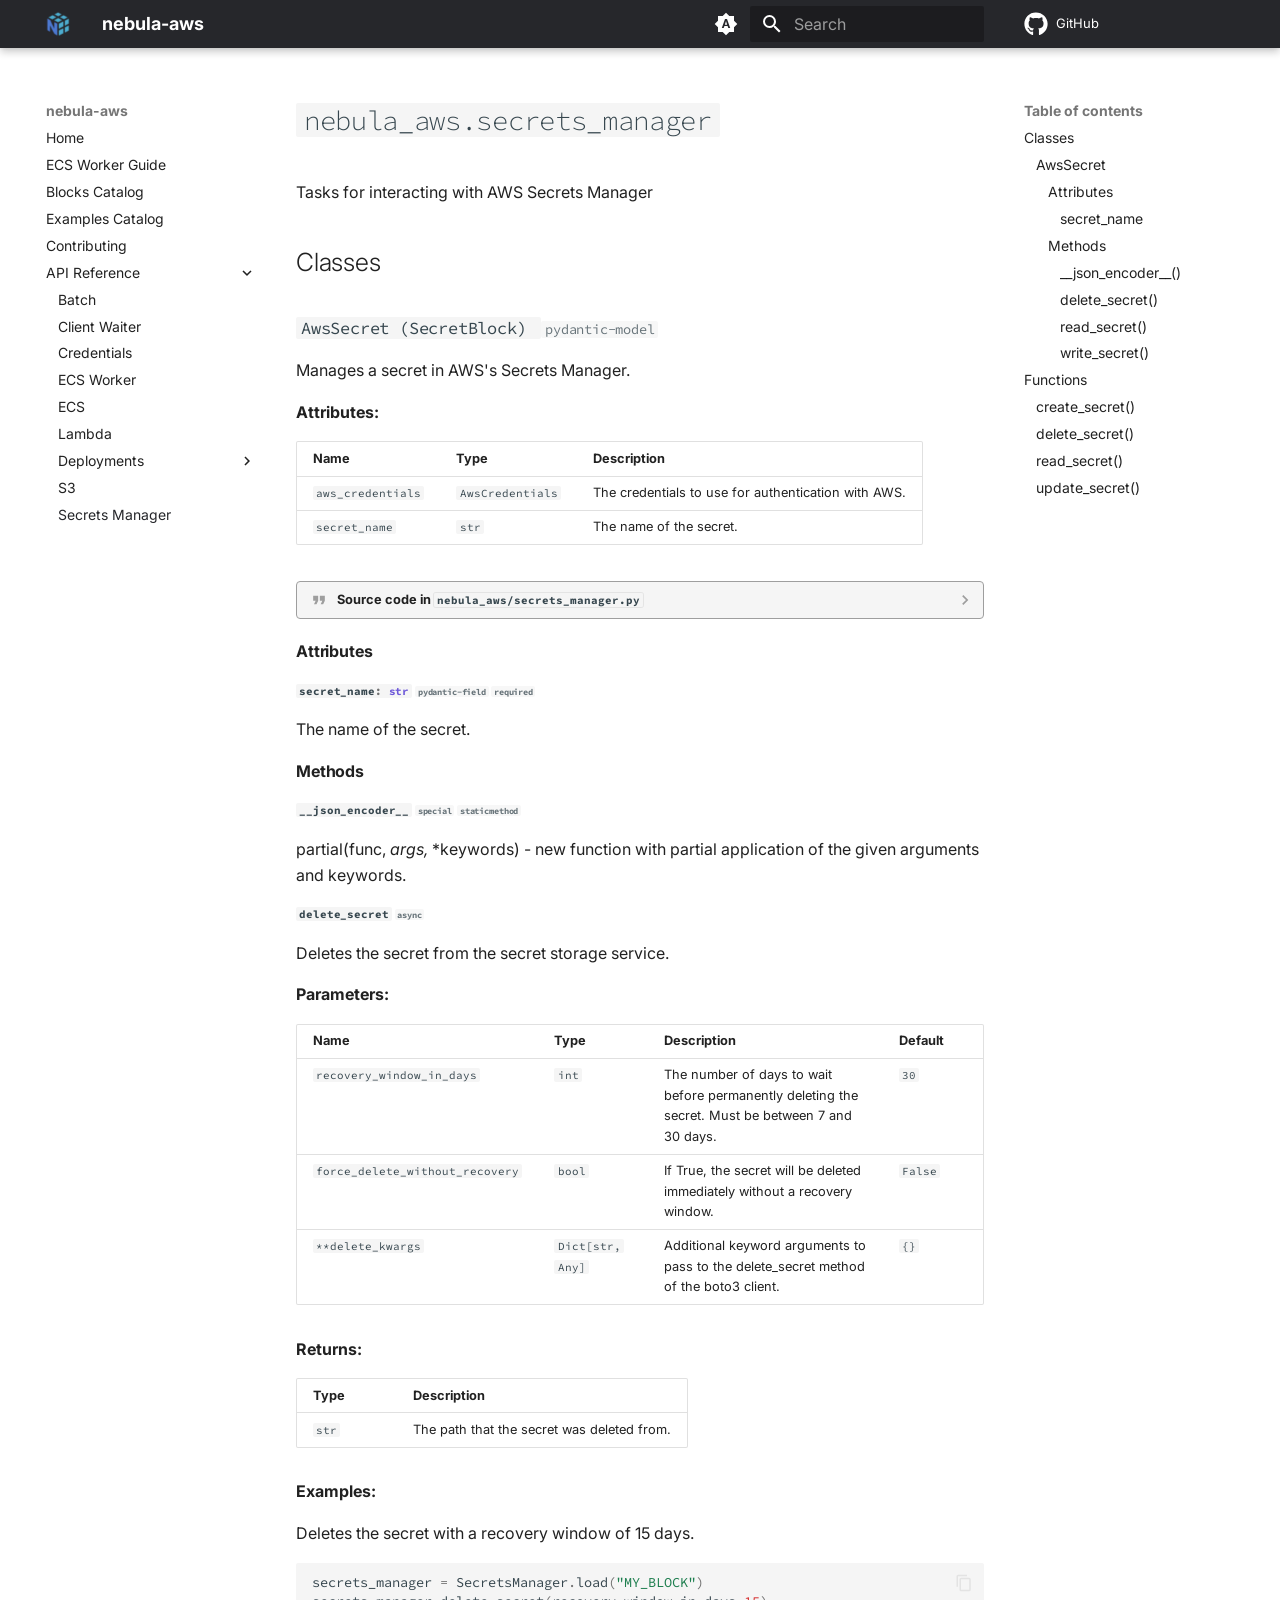
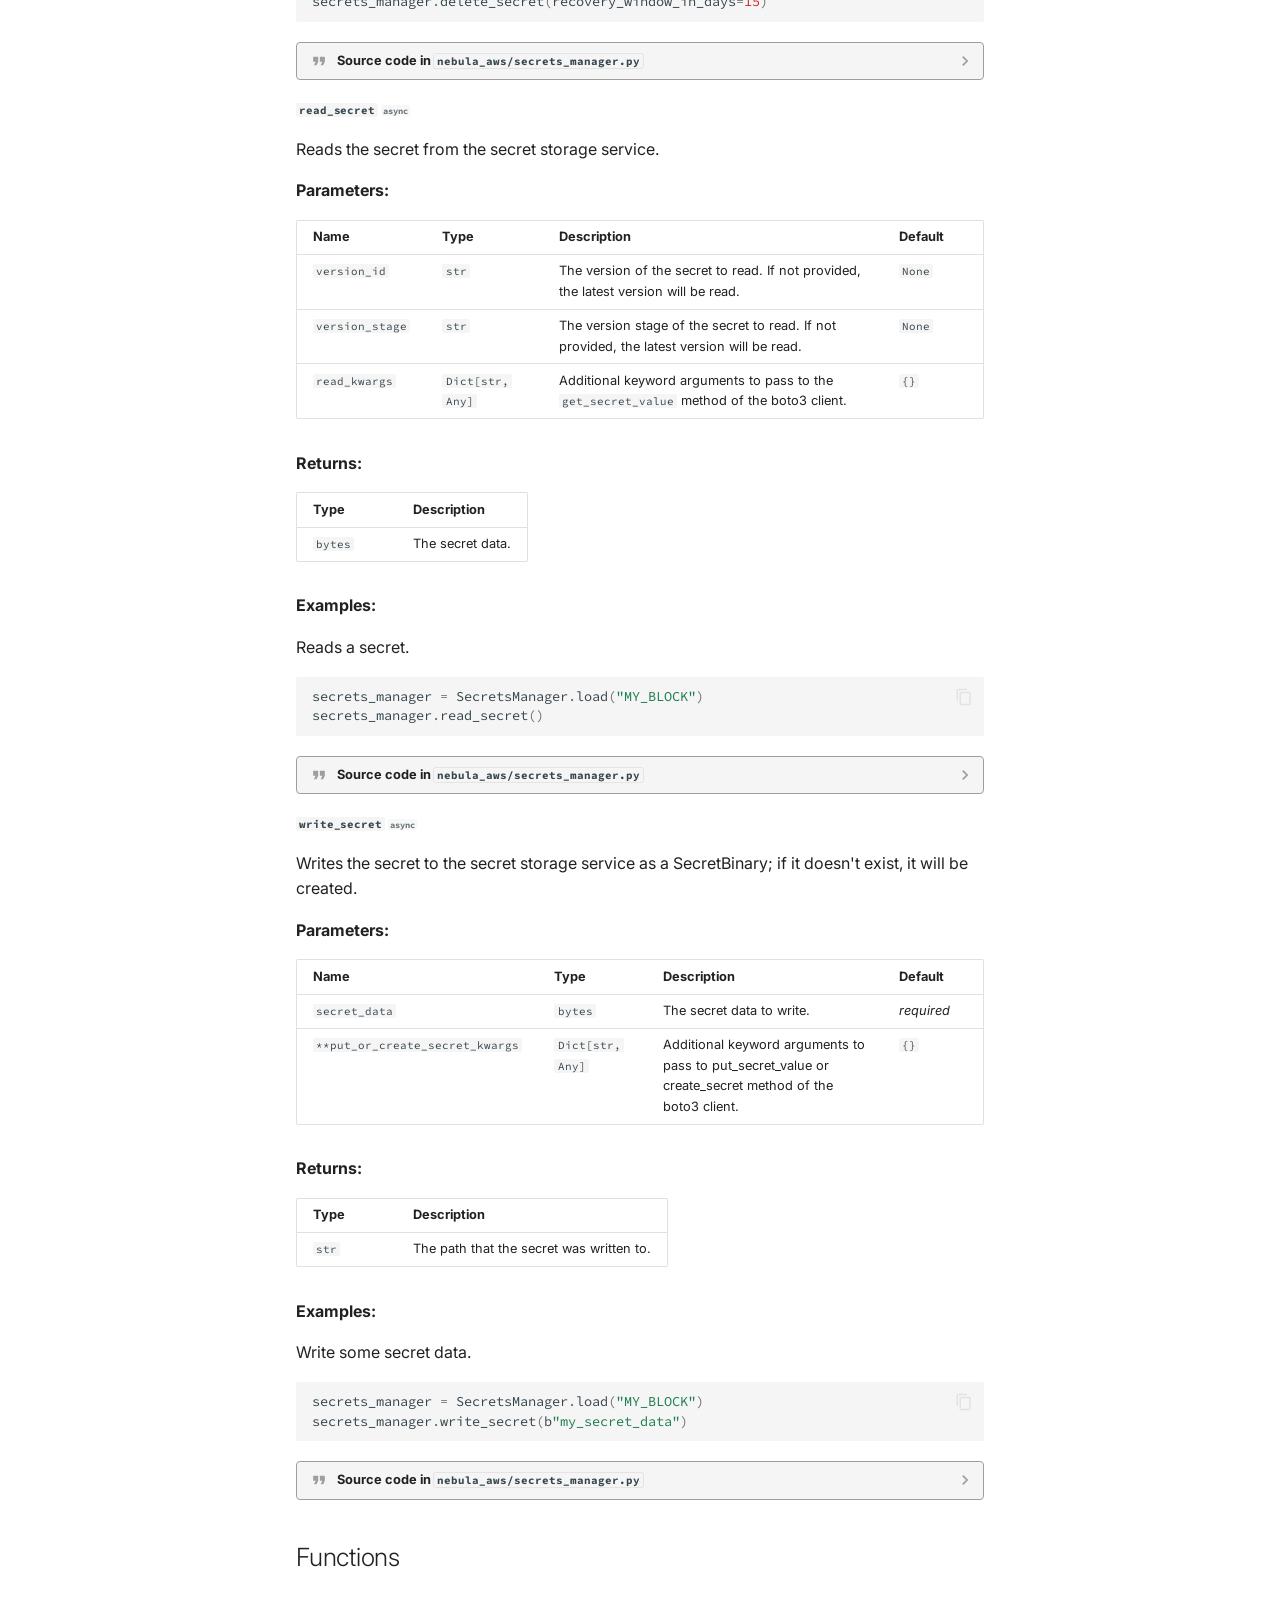
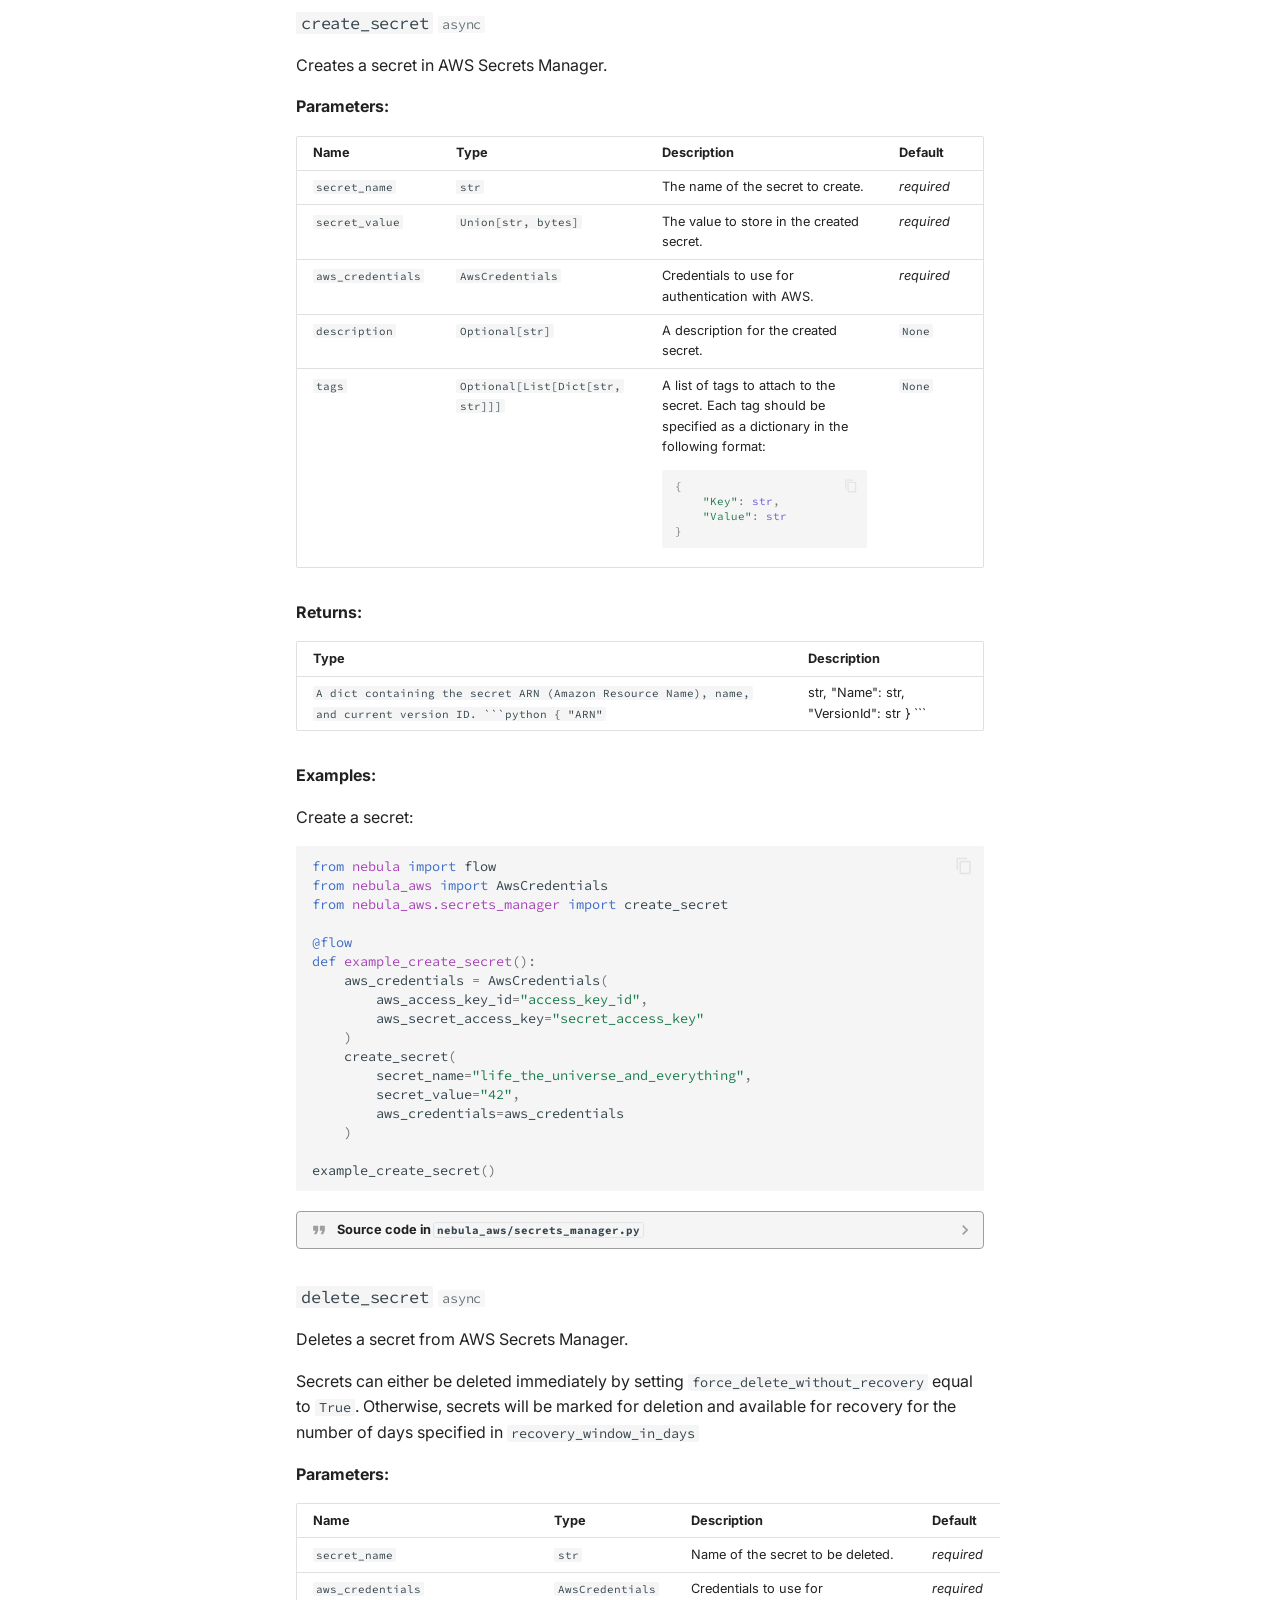
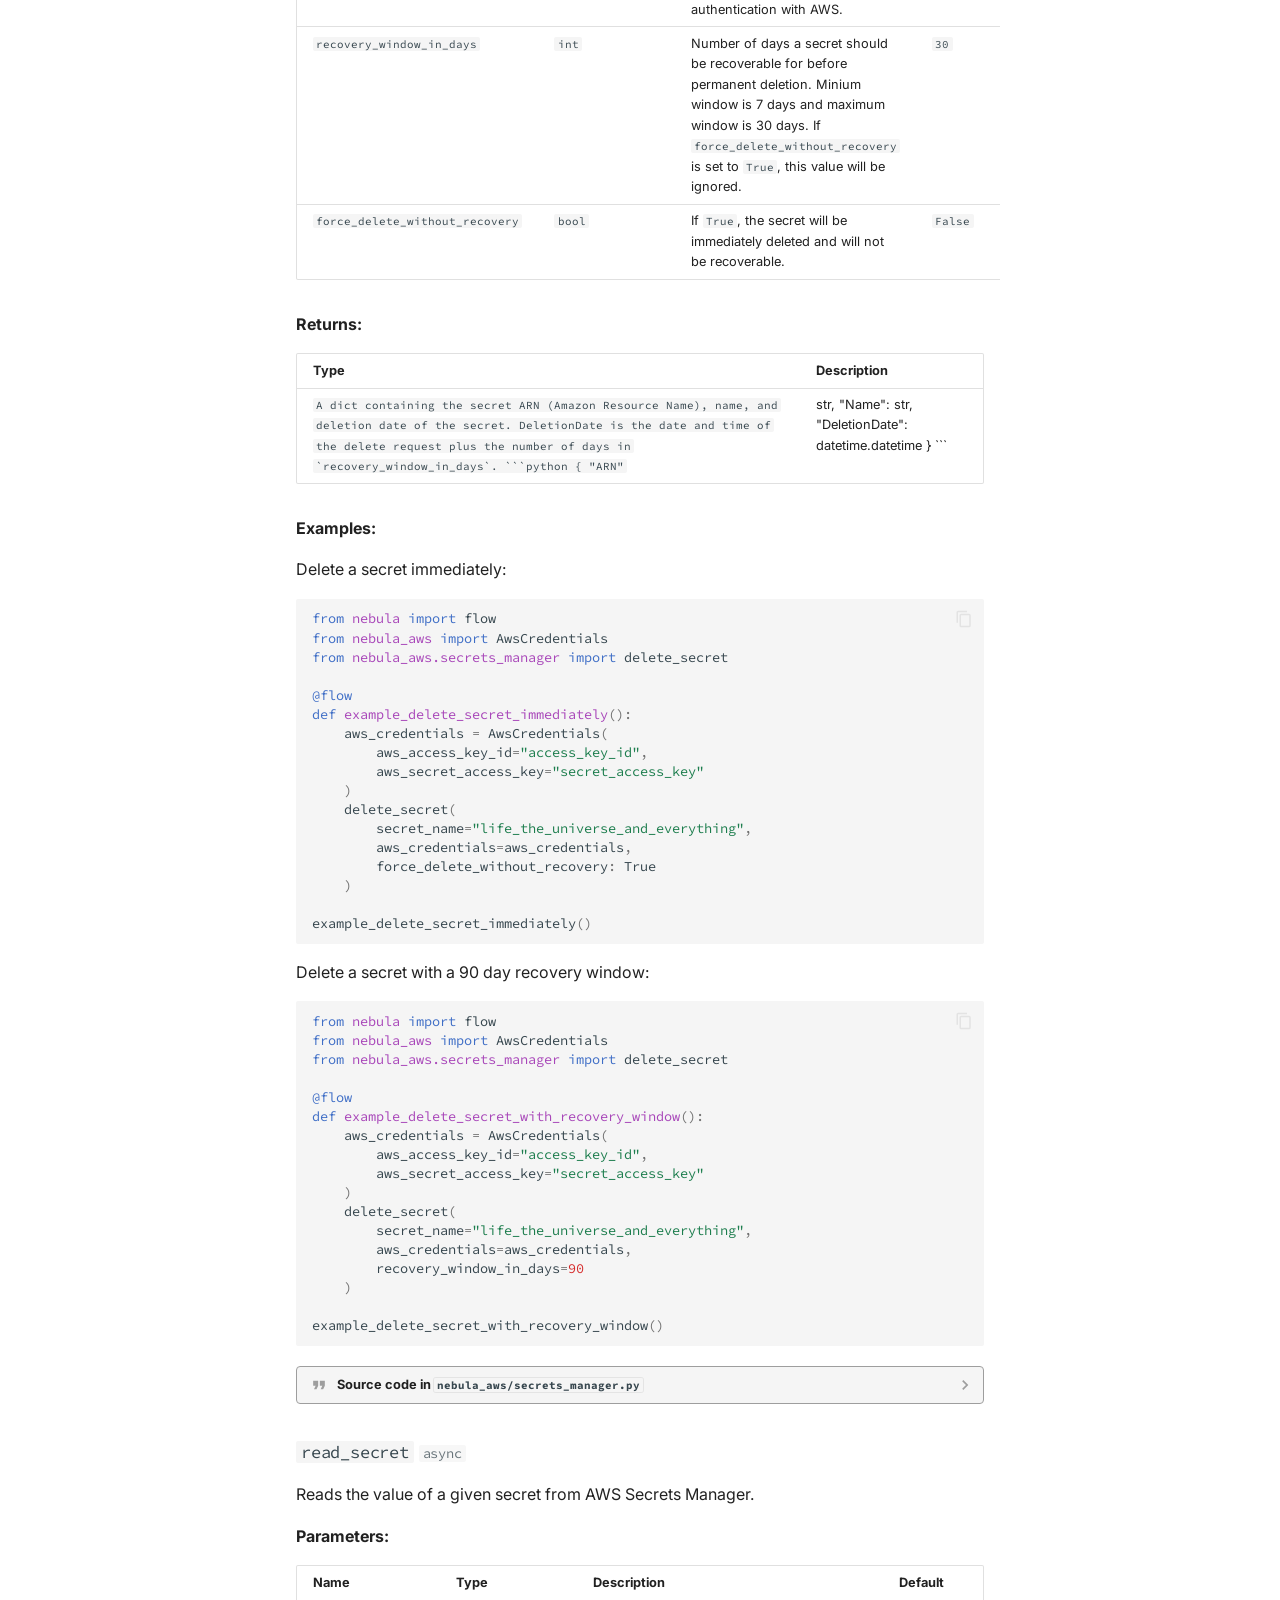
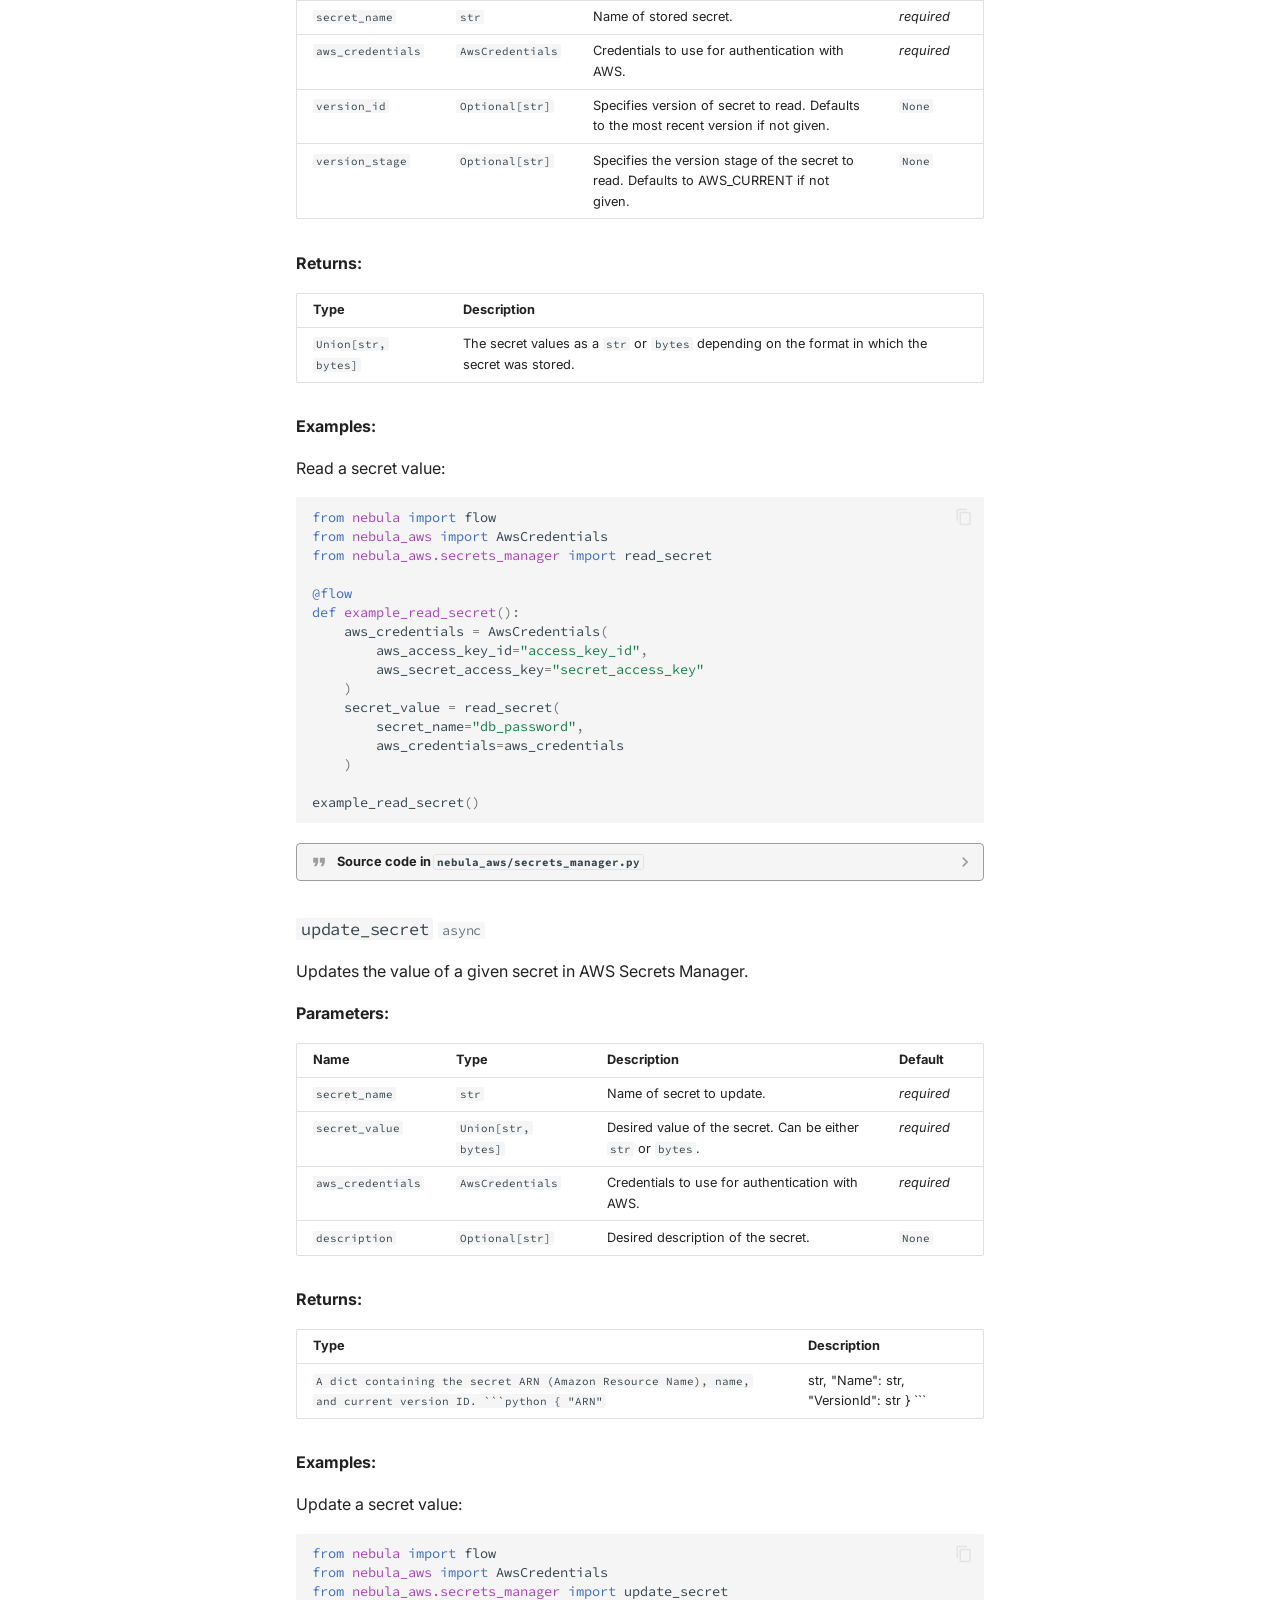
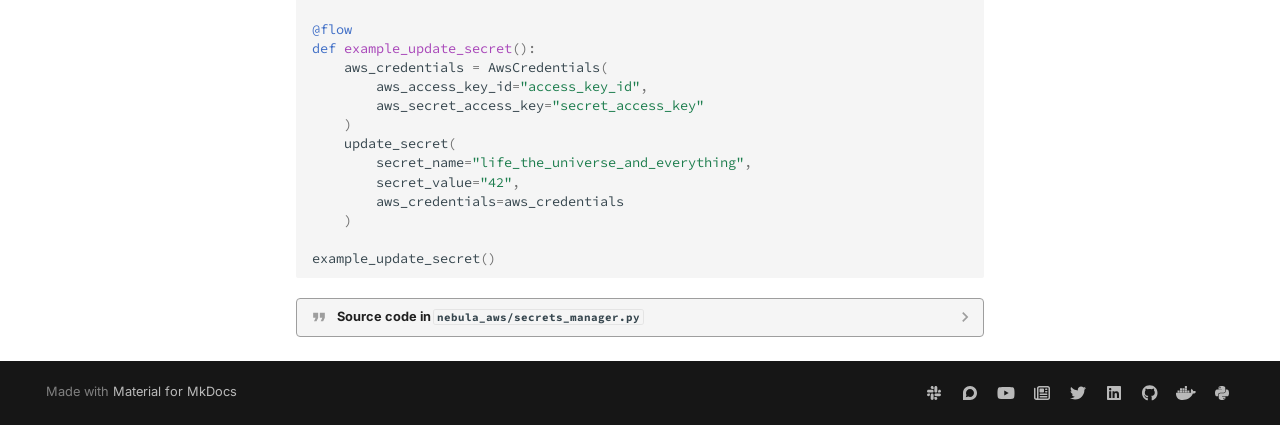
<file: secrets_manager/index.html>
<!doctype html>
<html lang="en" class="no-js">
  <head>
    
      <meta charset="utf-8">
      <meta name="viewport" content="width=device-width,initial-scale=1">
      
        <meta name="description" content="Tasks for interacting with AWS Secrets Manager">
      
      
      
        <link rel="canonical" href="https://kozmoai.github.io/nebula-aws/secrets_manager/">
      
      
        <link rel="prev" href="../s3/">
      
      
      
      <link rel="icon" href="../img/favicon.ico">
      <meta name="generator" content="mkdocs-1.5.3, mkdocs-material-9.5.15">
    
    
      
        <title>Secrets Manager - nebula-aws</title>
      
    
    
      <link rel="stylesheet" href="../assets/stylesheets/main.7e359304.min.css">
      
        
        <link rel="stylesheet" href="../assets/stylesheets/palette.06af60db.min.css">
      
      


    
    
      
    
    
      
        
        
        <link rel="preconnect" href="https://fonts.gstatic.com" crossorigin>
        <link rel="stylesheet" href="https://fonts.googleapis.com/css?family=Inter:300,300i,400,400i,700,700i%7CSource+Code+Pro:400,400i,700,700i&display=fallback">
        <style>:root{--md-text-font:"Inter";--md-code-font:"Source Code Pro"}</style>
      
    
    
      <link rel="stylesheet" href="../assets/_mkdocstrings.css">
    
      <link rel="stylesheet" href="../stylesheets/extra.css">
    
    <script>__md_scope=new URL("..",location),__md_hash=e=>[...e].reduce((e,_)=>(e<<5)-e+_.charCodeAt(0),0),__md_get=(e,_=localStorage,t=__md_scope)=>JSON.parse(_.getItem(t.pathname+"."+e)),__md_set=(e,_,t=localStorage,a=__md_scope)=>{try{t.setItem(a.pathname+"."+e,JSON.stringify(_))}catch(e){}}</script>
    
      
  


  <!-- Google tag (gtag.js) -->
<script async src="https://www.googletagmanager.com/gtag/js?id=G-8CSMBCQDKN"></script>
<script>
    window.dataLayer = window.dataLayer || [];
    function gtag(){dataLayer.push(arguments);}
    gtag('js', new Date());

    gtag('config', 'G-8CSMBCQDKN');
</script>
<!-- Segment analytics -->
<script>
    !function(){var analytics=window.analytics=window.analytics||[];if(!analytics.initialize)if(analytics.invoked)window.console&&console.error&&console.error("Segment snippet included twice.");else{analytics.invoked=!0;analytics.methods=["trackSubmit","trackClick","trackLink","trackForm","pageview","identify","reset","group","track","ready","alias","debug","page","once","off","on","addSourceMiddleware","addIntegrationMiddleware","setAnonymousId","addDestinationMiddleware"];analytics.factory=function(e){return function(){var t=Array.prototype.slice.call(arguments);t.unshift(e);analytics.push(t);return analytics}};for(var e=0;e<analytics.methods.length;e++){var key=analytics.methods[e];analytics[key]=analytics.factory(key)}analytics.load=function(key,e){var t=document.createElement("script");t.type="text/javascript";t.async=!0;t.src="https://cdn.segment.com/analytics.js/v1/" + key + "/analytics.min.js";var n=document.getElementsByTagName("script")[0];n.parentNode.insertBefore(t,n);analytics._loadOptions=e};analytics._writeKey="xDLAoTXsNYpC4Y6JucKnJ8W1MYBuyAbD";;analytics.SNIPPET_VERSION="4.15.3";
    analytics.load("xDLAoTXsNYpC4Y6JucKnJ8W1MYBuyAbD");
    analytics.page();
    }}();
</script>
  
    <script>"undefined"!=typeof __md_analytics&&__md_analytics()</script>
  

    
    
    
  </head>
  
  
    
    
      
    
    
    
    
    <body dir="ltr" data-md-color-scheme="default" data-md-color-primary="indigo" data-md-color-accent="indigo">
  
    
    <input class="md-toggle" data-md-toggle="drawer" type="checkbox" id="__drawer" autocomplete="off">
    <input class="md-toggle" data-md-toggle="search" type="checkbox" id="__search" autocomplete="off">
    <label class="md-overlay" for="__drawer"></label>
    <div data-md-component="skip">
      
        
        <a href="#nebula_aws.secrets_manager" class="md-skip">
          Skip to content
        </a>
      
    </div>
    <div data-md-component="announce">
      
    </div>
    
    
      

  

<header class="md-header md-header--shadow" data-md-component="header">
  <nav class="md-header__inner md-grid" aria-label="Header">
    <a href=".." title="nebula-aws" class="md-header__button md-logo" aria-label="nebula-aws" data-md-component="logo">
      
  <img src="../img/nebula-logo-mark.png" alt="logo">

    </a>
    <label class="md-header__button md-icon" for="__drawer">
      
      <svg xmlns="http://www.w3.org/2000/svg" viewBox="0 0 24 24"><path d="M3 6h18v2H3V6m0 5h18v2H3v-2m0 5h18v2H3v-2Z"/></svg>
    </label>
    <div class="md-header__title" data-md-component="header-title">
      <div class="md-header__ellipsis">
        <div class="md-header__topic">
          <span class="md-ellipsis">
            nebula-aws
          </span>
        </div>
        <div class="md-header__topic" data-md-component="header-topic">
          <span class="md-ellipsis">
            
              Secrets Manager
            
          </span>
        </div>
      </div>
    </div>
    
      
        <form class="md-header__option" data-md-component="palette">
  
    
    
    
    <input class="md-option" data-md-color-media="(prefers-color-scheme)" data-md-color-scheme="default" data-md-color-primary="indigo" data-md-color-accent="indigo"  aria-label="Switch to light mode"  type="radio" name="__palette" id="__palette_0">
    
      <label class="md-header__button md-icon" title="Switch to light mode" for="__palette_1" hidden>
        <svg xmlns="http://www.w3.org/2000/svg" viewBox="0 0 24 24"><path d="m14.3 16-.7-2h-3.2l-.7 2H7.8L11 7h2l3.2 9h-1.9M20 8.69V4h-4.69L12 .69 8.69 4H4v4.69L.69 12 4 15.31V20h4.69L12 23.31 15.31 20H20v-4.69L23.31 12 20 8.69m-9.15 3.96h2.3L12 9l-1.15 3.65Z"/></svg>
      </label>
    
  
    
    
    
    <input class="md-option" data-md-color-media="(prefers-color-scheme: light)" data-md-color-scheme="default" data-md-color-primary="blue" data-md-color-accent="blue"  aria-label="Switch to dark mode"  type="radio" name="__palette" id="__palette_1">
    
      <label class="md-header__button md-icon" title="Switch to dark mode" for="__palette_2" hidden>
        <svg xmlns="http://www.w3.org/2000/svg" viewBox="0 0 24 24"><path d="M12 7a5 5 0 0 1 5 5 5 5 0 0 1-5 5 5 5 0 0 1-5-5 5 5 0 0 1 5-5m0 2a3 3 0 0 0-3 3 3 3 0 0 0 3 3 3 3 0 0 0 3-3 3 3 0 0 0-3-3m0-7 2.39 3.42C13.65 5.15 12.84 5 12 5c-.84 0-1.65.15-2.39.42L12 2M3.34 7l4.16-.35A7.2 7.2 0 0 0 5.94 8.5c-.44.74-.69 1.5-.83 2.29L3.34 7m.02 10 1.76-3.77a7.131 7.131 0 0 0 2.38 4.14L3.36 17M20.65 7l-1.77 3.79a7.023 7.023 0 0 0-2.38-4.15l4.15.36m-.01 10-4.14.36c.59-.51 1.12-1.14 1.54-1.86.42-.73.69-1.5.83-2.29L20.64 17M12 22l-2.41-3.44c.74.27 1.55.44 2.41.44.82 0 1.63-.17 2.37-.44L12 22Z"/></svg>
      </label>
    
  
    
    
    
    <input class="md-option" data-md-color-media="(prefers-color-scheme: dark)" data-md-color-scheme="slate" data-md-color-primary="blue" data-md-color-accent="blue"  aria-label="Switch to light mode"  type="radio" name="__palette" id="__palette_2">
    
      <label class="md-header__button md-icon" title="Switch to light mode" for="__palette_0" hidden>
        <svg xmlns="http://www.w3.org/2000/svg" viewBox="0 0 24 24"><path d="m17.75 4.09-2.53 1.94.91 3.06-2.63-1.81-2.63 1.81.91-3.06-2.53-1.94L12.44 4l1.06-3 1.06 3 3.19.09m3.5 6.91-1.64 1.25.59 1.98-1.7-1.17-1.7 1.17.59-1.98L15.75 11l2.06-.05L18.5 9l.69 1.95 2.06.05m-2.28 4.95c.83-.08 1.72 1.1 1.19 1.85-.32.45-.66.87-1.08 1.27C15.17 23 8.84 23 4.94 19.07c-3.91-3.9-3.91-10.24 0-14.14.4-.4.82-.76 1.27-1.08.75-.53 1.93.36 1.85 1.19-.27 2.86.69 5.83 2.89 8.02a9.96 9.96 0 0 0 8.02 2.89m-1.64 2.02a12.08 12.08 0 0 1-7.8-3.47c-2.17-2.19-3.33-5-3.49-7.82-2.81 3.14-2.7 7.96.31 10.98 3.02 3.01 7.84 3.12 10.98.31Z"/></svg>
      </label>
    
  
</form>
      
    
    
      <script>var media,input,key,value,palette=__md_get("__palette");if(palette&&palette.color){"(prefers-color-scheme)"===palette.color.media&&(media=matchMedia("(prefers-color-scheme: light)"),input=document.querySelector(media.matches?"[data-md-color-media='(prefers-color-scheme: light)']":"[data-md-color-media='(prefers-color-scheme: dark)']"),palette.color.media=input.getAttribute("data-md-color-media"),palette.color.scheme=input.getAttribute("data-md-color-scheme"),palette.color.primary=input.getAttribute("data-md-color-primary"),palette.color.accent=input.getAttribute("data-md-color-accent"));for([key,value]of Object.entries(palette.color))document.body.setAttribute("data-md-color-"+key,value)}</script>
    
    
    
      <label class="md-header__button md-icon" for="__search">
        
        <svg xmlns="http://www.w3.org/2000/svg" viewBox="0 0 24 24"><path d="M9.5 3A6.5 6.5 0 0 1 16 9.5c0 1.61-.59 3.09-1.56 4.23l.27.27h.79l5 5-1.5 1.5-5-5v-.79l-.27-.27A6.516 6.516 0 0 1 9.5 16 6.5 6.5 0 0 1 3 9.5 6.5 6.5 0 0 1 9.5 3m0 2C7 5 5 7 5 9.5S7 14 9.5 14 14 12 14 9.5 12 5 9.5 5Z"/></svg>
      </label>
      <div class="md-search" data-md-component="search" role="dialog">
  <label class="md-search__overlay" for="__search"></label>
  <div class="md-search__inner" role="search">
    <form class="md-search__form" name="search">
      <input type="text" class="md-search__input" name="query" aria-label="Search" placeholder="Search" autocapitalize="off" autocorrect="off" autocomplete="off" spellcheck="false" data-md-component="search-query" required>
      <label class="md-search__icon md-icon" for="__search">
        
        <svg xmlns="http://www.w3.org/2000/svg" viewBox="0 0 24 24"><path d="M9.5 3A6.5 6.5 0 0 1 16 9.5c0 1.61-.59 3.09-1.56 4.23l.27.27h.79l5 5-1.5 1.5-5-5v-.79l-.27-.27A6.516 6.516 0 0 1 9.5 16 6.5 6.5 0 0 1 3 9.5 6.5 6.5 0 0 1 9.5 3m0 2C7 5 5 7 5 9.5S7 14 9.5 14 14 12 14 9.5 12 5 9.5 5Z"/></svg>
        
        <svg xmlns="http://www.w3.org/2000/svg" viewBox="0 0 24 24"><path d="M20 11v2H8l5.5 5.5-1.42 1.42L4.16 12l7.92-7.92L13.5 5.5 8 11h12Z"/></svg>
      </label>
      <nav class="md-search__options" aria-label="Search">
        
        <button type="reset" class="md-search__icon md-icon" title="Clear" aria-label="Clear" tabindex="-1">
          
          <svg xmlns="http://www.w3.org/2000/svg" viewBox="0 0 24 24"><path d="M19 6.41 17.59 5 12 10.59 6.41 5 5 6.41 10.59 12 5 17.59 6.41 19 12 13.41 17.59 19 19 17.59 13.41 12 19 6.41Z"/></svg>
        </button>
      </nav>
      
    </form>
    <div class="md-search__output">
      <div class="md-search__scrollwrap" data-md-scrollfix>
        <div class="md-search-result" data-md-component="search-result">
          <div class="md-search-result__meta">
            Initializing search
          </div>
          <ol class="md-search-result__list" role="presentation"></ol>
        </div>
      </div>
    </div>
  </div>
</div>
    
    
      <div class="md-header__source">
        <a href="https://github.com/kozmoai/nebula-aws" title="Go to repository" class="md-source" data-md-component="source">
  <div class="md-source__icon md-icon">
    
    <svg xmlns="http://www.w3.org/2000/svg" viewBox="0 0 496 512"><!--! Font Awesome Free 6.5.1 by @fontawesome - https://fontawesome.com License - https://fontawesome.com/license/free (Icons: CC BY 4.0, Fonts: SIL OFL 1.1, Code: MIT License) Copyright 2023 Fonticons, Inc.--><path d="M165.9 397.4c0 2-2.3 3.6-5.2 3.6-3.3.3-5.6-1.3-5.6-3.6 0-2 2.3-3.6 5.2-3.6 3-.3 5.6 1.3 5.6 3.6zm-31.1-4.5c-.7 2 1.3 4.3 4.3 4.9 2.6 1 5.6 0 6.2-2s-1.3-4.3-4.3-5.2c-2.6-.7-5.5.3-6.2 2.3zm44.2-1.7c-2.9.7-4.9 2.6-4.6 4.9.3 2 2.9 3.3 5.9 2.6 2.9-.7 4.9-2.6 4.6-4.6-.3-1.9-3-3.2-5.9-2.9zM244.8 8C106.1 8 0 113.3 0 252c0 110.9 69.8 205.8 169.5 239.2 12.8 2.3 17.3-5.6 17.3-12.1 0-6.2-.3-40.4-.3-61.4 0 0-70 15-84.7-29.8 0 0-11.4-29.1-27.8-36.6 0 0-22.9-15.7 1.6-15.4 0 0 24.9 2 38.6 25.8 21.9 38.6 58.6 27.5 72.9 20.9 2.3-16 8.8-27.1 16-33.7-55.9-6.2-112.3-14.3-112.3-110.5 0-27.5 7.6-41.3 23.6-58.9-2.6-6.5-11.1-33.3 2.6-67.9 20.9-6.5 69 27 69 27 20-5.6 41.5-8.5 62.8-8.5s42.8 2.9 62.8 8.5c0 0 48.1-33.6 69-27 13.7 34.7 5.2 61.4 2.6 67.9 16 17.7 25.8 31.5 25.8 58.9 0 96.5-58.9 104.2-114.8 110.5 9.2 7.9 17 22.9 17 46.4 0 33.7-.3 75.4-.3 83.6 0 6.5 4.6 14.4 17.3 12.1C428.2 457.8 496 362.9 496 252 496 113.3 383.5 8 244.8 8zM97.2 352.9c-1.3 1-1 3.3.7 5.2 1.6 1.6 3.9 2.3 5.2 1 1.3-1 1-3.3-.7-5.2-1.6-1.6-3.9-2.3-5.2-1zm-10.8-8.1c-.7 1.3.3 2.9 2.3 3.9 1.6 1 3.6.7 4.3-.7.7-1.3-.3-2.9-2.3-3.9-2-.6-3.6-.3-4.3.7zm32.4 35.6c-1.6 1.3-1 4.3 1.3 6.2 2.3 2.3 5.2 2.6 6.5 1 1.3-1.3.7-4.3-1.3-6.2-2.2-2.3-5.2-2.6-6.5-1zm-11.4-14.7c-1.6 1-1.6 3.6 0 5.9 1.6 2.3 4.3 3.3 5.6 2.3 1.6-1.3 1.6-3.9 0-6.2-1.4-2.3-4-3.3-5.6-2z"/></svg>
  </div>
  <div class="md-source__repository">
    GitHub
  </div>
</a>
      </div>
    
  </nav>
  
</header>
    
    <div class="md-container" data-md-component="container">
      
      
        
          
        
      
      <main class="md-main" data-md-component="main">
        <div class="md-main__inner md-grid">
          
            
              
              <div class="md-sidebar md-sidebar--primary" data-md-component="sidebar" data-md-type="navigation" >
                <div class="md-sidebar__scrollwrap">
                  <div class="md-sidebar__inner">
                    



<nav class="md-nav md-nav--primary" aria-label="Navigation" data-md-level="0">
  <label class="md-nav__title" for="__drawer">
    <a href=".." title="nebula-aws" class="md-nav__button md-logo" aria-label="nebula-aws" data-md-component="logo">
      
  <img src="../img/nebula-logo-mark.png" alt="logo">

    </a>
    nebula-aws
  </label>
  
    <div class="md-nav__source">
      <a href="https://github.com/kozmoai/nebula-aws" title="Go to repository" class="md-source" data-md-component="source">
  <div class="md-source__icon md-icon">
    
    <svg xmlns="http://www.w3.org/2000/svg" viewBox="0 0 496 512"><!--! Font Awesome Free 6.5.1 by @fontawesome - https://fontawesome.com License - https://fontawesome.com/license/free (Icons: CC BY 4.0, Fonts: SIL OFL 1.1, Code: MIT License) Copyright 2023 Fonticons, Inc.--><path d="M165.9 397.4c0 2-2.3 3.6-5.2 3.6-3.3.3-5.6-1.3-5.6-3.6 0-2 2.3-3.6 5.2-3.6 3-.3 5.6 1.3 5.6 3.6zm-31.1-4.5c-.7 2 1.3 4.3 4.3 4.9 2.6 1 5.6 0 6.2-2s-1.3-4.3-4.3-5.2c-2.6-.7-5.5.3-6.2 2.3zm44.2-1.7c-2.9.7-4.9 2.6-4.6 4.9.3 2 2.9 3.3 5.9 2.6 2.9-.7 4.9-2.6 4.6-4.6-.3-1.9-3-3.2-5.9-2.9zM244.8 8C106.1 8 0 113.3 0 252c0 110.9 69.8 205.8 169.5 239.2 12.8 2.3 17.3-5.6 17.3-12.1 0-6.2-.3-40.4-.3-61.4 0 0-70 15-84.7-29.8 0 0-11.4-29.1-27.8-36.6 0 0-22.9-15.7 1.6-15.4 0 0 24.9 2 38.6 25.8 21.9 38.6 58.6 27.5 72.9 20.9 2.3-16 8.8-27.1 16-33.7-55.9-6.2-112.3-14.3-112.3-110.5 0-27.5 7.6-41.3 23.6-58.9-2.6-6.5-11.1-33.3 2.6-67.9 20.9-6.5 69 27 69 27 20-5.6 41.5-8.5 62.8-8.5s42.8 2.9 62.8 8.5c0 0 48.1-33.6 69-27 13.7 34.7 5.2 61.4 2.6 67.9 16 17.7 25.8 31.5 25.8 58.9 0 96.5-58.9 104.2-114.8 110.5 9.2 7.9 17 22.9 17 46.4 0 33.7-.3 75.4-.3 83.6 0 6.5 4.6 14.4 17.3 12.1C428.2 457.8 496 362.9 496 252 496 113.3 383.5 8 244.8 8zM97.2 352.9c-1.3 1-1 3.3.7 5.2 1.6 1.6 3.9 2.3 5.2 1 1.3-1 1-3.3-.7-5.2-1.6-1.6-3.9-2.3-5.2-1zm-10.8-8.1c-.7 1.3.3 2.9 2.3 3.9 1.6 1 3.6.7 4.3-.7.7-1.3-.3-2.9-2.3-3.9-2-.6-3.6-.3-4.3.7zm32.4 35.6c-1.6 1.3-1 4.3 1.3 6.2 2.3 2.3 5.2 2.6 6.5 1 1.3-1.3.7-4.3-1.3-6.2-2.2-2.3-5.2-2.6-6.5-1zm-11.4-14.7c-1.6 1-1.6 3.6 0 5.9 1.6 2.3 4.3 3.3 5.6 2.3 1.6-1.3 1.6-3.9 0-6.2-1.4-2.3-4-3.3-5.6-2z"/></svg>
  </div>
  <div class="md-source__repository">
    GitHub
  </div>
</a>
    </div>
  
  <ul class="md-nav__list" data-md-scrollfix>
    
      
      
  
  
  
  
    <li class="md-nav__item">
      <a href=".." class="md-nav__link">
        
  
  <span class="md-ellipsis">
    Home
  </span>
  

      </a>
    </li>
  

    
      
      
  
  
  
  
    <li class="md-nav__item">
      <a href="../ecs_guide/" class="md-nav__link">
        
  
  <span class="md-ellipsis">
    ECS Worker Guide
  </span>
  

      </a>
    </li>
  

    
      
      
  
  
  
  
    <li class="md-nav__item">
      <a href="../blocks_catalog/" class="md-nav__link">
        
  
  <span class="md-ellipsis">
    Blocks Catalog
  </span>
  

      </a>
    </li>
  

    
      
      
  
  
  
  
    <li class="md-nav__item">
      <a href="../examples_catalog/" class="md-nav__link">
        
  
  <span class="md-ellipsis">
    Examples Catalog
  </span>
  

      </a>
    </li>
  

    
      
      
  
  
  
  
    <li class="md-nav__item">
      <a href="../contributing/" class="md-nav__link">
        
  
  <span class="md-ellipsis">
    Contributing
  </span>
  

      </a>
    </li>
  

    
      
      
  
  
    
  
  
  
    
    
    
    
    <li class="md-nav__item md-nav__item--active md-nav__item--nested">
      
        
        
        <input class="md-nav__toggle md-toggle " type="checkbox" id="__nav_6" checked>
        
          
          <label class="md-nav__link" for="__nav_6" id="__nav_6_label" tabindex="0">
            
  
  <span class="md-ellipsis">
    API Reference
  </span>
  

            <span class="md-nav__icon md-icon"></span>
          </label>
        
        <nav class="md-nav" data-md-level="1" aria-labelledby="__nav_6_label" aria-expanded="true">
          <label class="md-nav__title" for="__nav_6">
            <span class="md-nav__icon md-icon"></span>
            API Reference
          </label>
          <ul class="md-nav__list" data-md-scrollfix>
            
              
                
  
  
  
  
    <li class="md-nav__item">
      <a href="../batch/" class="md-nav__link">
        
  
  <span class="md-ellipsis">
    Batch
  </span>
  

      </a>
    </li>
  

              
            
              
                
  
  
  
  
    <li class="md-nav__item">
      <a href="../client_waiter/" class="md-nav__link">
        
  
  <span class="md-ellipsis">
    Client Waiter
  </span>
  

      </a>
    </li>
  

              
            
              
                
  
  
  
  
    <li class="md-nav__item">
      <a href="../credentials/" class="md-nav__link">
        
  
  <span class="md-ellipsis">
    Credentials
  </span>
  

      </a>
    </li>
  

              
            
              
                
  
  
  
  
    <li class="md-nav__item">
      <a href="../ecs_worker/" class="md-nav__link">
        
  
  <span class="md-ellipsis">
    ECS Worker
  </span>
  

      </a>
    </li>
  

              
            
              
                
  
  
  
  
    <li class="md-nav__item">
      <a href="../ecs/" class="md-nav__link">
        
  
  <span class="md-ellipsis">
    ECS
  </span>
  

      </a>
    </li>
  

              
            
              
                
  
  
  
  
    <li class="md-nav__item">
      <a href="../lambda_function/" class="md-nav__link">
        
  
  <span class="md-ellipsis">
    Lambda
  </span>
  

      </a>
    </li>
  

              
            
              
                
  
  
  
  
    
    
    
    
    <li class="md-nav__item md-nav__item--nested">
      
        
        
        <input class="md-nav__toggle md-toggle " type="checkbox" id="__nav_6_7" >
        
          
          <label class="md-nav__link" for="__nav_6_7" id="__nav_6_7_label" tabindex="0">
            
  
  <span class="md-ellipsis">
    Deployments
  </span>
  

            <span class="md-nav__icon md-icon"></span>
          </label>
        
        <nav class="md-nav" data-md-level="2" aria-labelledby="__nav_6_7_label" aria-expanded="false">
          <label class="md-nav__title" for="__nav_6_7">
            <span class="md-nav__icon md-icon"></span>
            Deployments
          </label>
          <ul class="md-nav__list" data-md-scrollfix>
            
              
                
  
  
  
  
    <li class="md-nav__item">
      <a href="../deployments/steps/" class="md-nav__link">
        
  
  <span class="md-ellipsis">
    Steps
  </span>
  

      </a>
    </li>
  

              
            
          </ul>
        </nav>
      
    </li>
  

              
            
              
                
  
  
  
  
    <li class="md-nav__item">
      <a href="../s3/" class="md-nav__link">
        
  
  <span class="md-ellipsis">
    S3
  </span>
  

      </a>
    </li>
  

              
            
              
                
  
  
    
  
  
  
    <li class="md-nav__item md-nav__item--active">
      
      <input class="md-nav__toggle md-toggle" type="checkbox" id="__toc">
      
      
        
      
      
        <label class="md-nav__link md-nav__link--active" for="__toc">
          
  
  <span class="md-ellipsis">
    Secrets Manager
  </span>
  

          <span class="md-nav__icon md-icon"></span>
        </label>
      
      <a href="./" class="md-nav__link md-nav__link--active">
        
  
  <span class="md-ellipsis">
    Secrets Manager
  </span>
  

      </a>
      
        

<nav class="md-nav md-nav--secondary" aria-label="Table of contents">
  
  
  
    
  
  
    <label class="md-nav__title" for="__toc">
      <span class="md-nav__icon md-icon"></span>
      Table of contents
    </label>
    <ul class="md-nav__list" data-md-component="toc" data-md-scrollfix>
      
        <li class="md-nav__item">
  <a href="#nebula_aws.secrets_manager-classes" class="md-nav__link">
    <span class="md-ellipsis">
      Classes
    </span>
  </a>
  
    <nav class="md-nav" aria-label="Classes">
      <ul class="md-nav__list">
        
          <li class="md-nav__item">
  <a href="#nebula_aws.secrets_manager.AwsSecret" class="md-nav__link">
    <span class="md-ellipsis">
      AwsSecret
    </span>
  </a>
  
    <nav class="md-nav" aria-label="AwsSecret">
      <ul class="md-nav__list">
        
          <li class="md-nav__item">
  <a href="#nebula_aws.secrets_manager.AwsSecret-attributes" class="md-nav__link">
    <span class="md-ellipsis">
      Attributes
    </span>
  </a>
  
    <nav class="md-nav" aria-label="Attributes">
      <ul class="md-nav__list">
        
          <li class="md-nav__item">
  <a href="#nebula_aws.secrets_manager.AwsSecret.secret_name" class="md-nav__link">
    <span class="md-ellipsis">
      secret_name
    </span>
  </a>
  
</li>
        
      </ul>
    </nav>
  
</li>
        
          <li class="md-nav__item">
  <a href="#nebula_aws.secrets_manager.AwsSecret-methods" class="md-nav__link">
    <span class="md-ellipsis">
      Methods
    </span>
  </a>
  
    <nav class="md-nav" aria-label="Methods">
      <ul class="md-nav__list">
        
          <li class="md-nav__item">
  <a href="#nebula_aws.secrets_manager.AwsSecret.__json_encoder__" class="md-nav__link">
    <span class="md-ellipsis">
      __json_encoder__()
    </span>
  </a>
  
</li>
        
          <li class="md-nav__item">
  <a href="#nebula_aws.secrets_manager.AwsSecret.delete_secret" class="md-nav__link">
    <span class="md-ellipsis">
      delete_secret()
    </span>
  </a>
  
</li>
        
          <li class="md-nav__item">
  <a href="#nebula_aws.secrets_manager.AwsSecret.read_secret" class="md-nav__link">
    <span class="md-ellipsis">
      read_secret()
    </span>
  </a>
  
</li>
        
          <li class="md-nav__item">
  <a href="#nebula_aws.secrets_manager.AwsSecret.write_secret" class="md-nav__link">
    <span class="md-ellipsis">
      write_secret()
    </span>
  </a>
  
</li>
        
      </ul>
    </nav>
  
</li>
        
      </ul>
    </nav>
  
</li>
        
      </ul>
    </nav>
  
</li>
      
        <li class="md-nav__item">
  <a href="#nebula_aws.secrets_manager-functions" class="md-nav__link">
    <span class="md-ellipsis">
      Functions
    </span>
  </a>
  
    <nav class="md-nav" aria-label="Functions">
      <ul class="md-nav__list">
        
          <li class="md-nav__item">
  <a href="#nebula_aws.secrets_manager.create_secret" class="md-nav__link">
    <span class="md-ellipsis">
      create_secret()
    </span>
  </a>
  
</li>
        
          <li class="md-nav__item">
  <a href="#nebula_aws.secrets_manager.delete_secret" class="md-nav__link">
    <span class="md-ellipsis">
      delete_secret()
    </span>
  </a>
  
</li>
        
          <li class="md-nav__item">
  <a href="#nebula_aws.secrets_manager.read_secret" class="md-nav__link">
    <span class="md-ellipsis">
      read_secret()
    </span>
  </a>
  
</li>
        
          <li class="md-nav__item">
  <a href="#nebula_aws.secrets_manager.update_secret" class="md-nav__link">
    <span class="md-ellipsis">
      update_secret()
    </span>
  </a>
  
</li>
        
      </ul>
    </nav>
  
</li>
      
    </ul>
  
</nav>
      
    </li>
  

              
            
          </ul>
        </nav>
      
    </li>
  

    
  </ul>
</nav>
                  </div>
                </div>
              </div>
            
            
              
              <div class="md-sidebar md-sidebar--secondary" data-md-component="sidebar" data-md-type="toc" >
                <div class="md-sidebar__scrollwrap">
                  <div class="md-sidebar__inner">
                    

<nav class="md-nav md-nav--secondary" aria-label="Table of contents">
  
  
  
    
  
  
    <label class="md-nav__title" for="__toc">
      <span class="md-nav__icon md-icon"></span>
      Table of contents
    </label>
    <ul class="md-nav__list" data-md-component="toc" data-md-scrollfix>
      
        <li class="md-nav__item">
  <a href="#nebula_aws.secrets_manager-classes" class="md-nav__link">
    <span class="md-ellipsis">
      Classes
    </span>
  </a>
  
    <nav class="md-nav" aria-label="Classes">
      <ul class="md-nav__list">
        
          <li class="md-nav__item">
  <a href="#nebula_aws.secrets_manager.AwsSecret" class="md-nav__link">
    <span class="md-ellipsis">
      AwsSecret
    </span>
  </a>
  
    <nav class="md-nav" aria-label="AwsSecret">
      <ul class="md-nav__list">
        
          <li class="md-nav__item">
  <a href="#nebula_aws.secrets_manager.AwsSecret-attributes" class="md-nav__link">
    <span class="md-ellipsis">
      Attributes
    </span>
  </a>
  
    <nav class="md-nav" aria-label="Attributes">
      <ul class="md-nav__list">
        
          <li class="md-nav__item">
  <a href="#nebula_aws.secrets_manager.AwsSecret.secret_name" class="md-nav__link">
    <span class="md-ellipsis">
      secret_name
    </span>
  </a>
  
</li>
        
      </ul>
    </nav>
  
</li>
        
          <li class="md-nav__item">
  <a href="#nebula_aws.secrets_manager.AwsSecret-methods" class="md-nav__link">
    <span class="md-ellipsis">
      Methods
    </span>
  </a>
  
    <nav class="md-nav" aria-label="Methods">
      <ul class="md-nav__list">
        
          <li class="md-nav__item">
  <a href="#nebula_aws.secrets_manager.AwsSecret.__json_encoder__" class="md-nav__link">
    <span class="md-ellipsis">
      __json_encoder__()
    </span>
  </a>
  
</li>
        
          <li class="md-nav__item">
  <a href="#nebula_aws.secrets_manager.AwsSecret.delete_secret" class="md-nav__link">
    <span class="md-ellipsis">
      delete_secret()
    </span>
  </a>
  
</li>
        
          <li class="md-nav__item">
  <a href="#nebula_aws.secrets_manager.AwsSecret.read_secret" class="md-nav__link">
    <span class="md-ellipsis">
      read_secret()
    </span>
  </a>
  
</li>
        
          <li class="md-nav__item">
  <a href="#nebula_aws.secrets_manager.AwsSecret.write_secret" class="md-nav__link">
    <span class="md-ellipsis">
      write_secret()
    </span>
  </a>
  
</li>
        
      </ul>
    </nav>
  
</li>
        
      </ul>
    </nav>
  
</li>
        
      </ul>
    </nav>
  
</li>
      
        <li class="md-nav__item">
  <a href="#nebula_aws.secrets_manager-functions" class="md-nav__link">
    <span class="md-ellipsis">
      Functions
    </span>
  </a>
  
    <nav class="md-nav" aria-label="Functions">
      <ul class="md-nav__list">
        
          <li class="md-nav__item">
  <a href="#nebula_aws.secrets_manager.create_secret" class="md-nav__link">
    <span class="md-ellipsis">
      create_secret()
    </span>
  </a>
  
</li>
        
          <li class="md-nav__item">
  <a href="#nebula_aws.secrets_manager.delete_secret" class="md-nav__link">
    <span class="md-ellipsis">
      delete_secret()
    </span>
  </a>
  
</li>
        
          <li class="md-nav__item">
  <a href="#nebula_aws.secrets_manager.read_secret" class="md-nav__link">
    <span class="md-ellipsis">
      read_secret()
    </span>
  </a>
  
</li>
        
          <li class="md-nav__item">
  <a href="#nebula_aws.secrets_manager.update_secret" class="md-nav__link">
    <span class="md-ellipsis">
      update_secret()
    </span>
  </a>
  
</li>
        
      </ul>
    </nav>
  
</li>
      
    </ul>
  
</nav>
                  </div>
                </div>
              </div>
            
          
          
            <div class="md-content" data-md-component="content">
              <article class="md-content__inner md-typeset">
                
                  

  
  


<div class="doc doc-object doc-module">



<h1 id="nebula_aws.secrets_manager" class="doc doc-heading">
        <code>nebula_aws.secrets_manager</code>



</h1>

    <div class="doc doc-contents first">

      <p>Tasks for interacting with AWS Secrets Manager</p>



  <div class="doc doc-children">





<h2 id="nebula_aws.secrets_manager-classes">Classes</h2>

  <div class="doc doc-object doc-class">



<h3 id="nebula_aws.secrets_manager.AwsSecret" class="doc doc-heading">
        <code>
AwsSecret            (<span title="nebula.blocks.abstract.SecretBlock">SecretBlock</span>)
        </code>


  <span class="doc doc-properties">
      <small class="doc doc-property doc-property-pydantic-model"><code>pydantic-model</code></small>
  </span>

</h3>

    <div class="doc doc-contents ">

      <p>Manages a secret in AWS's Secrets Manager.</p>

<p><strong>Attributes:</strong></p>
<table>
  <thead>
    <tr>
      <th>Name</th>
      <th>Type</th>
      <th>Description</th>
    </tr>
  </thead>
  <tbody>
      <tr>
        <td><code>aws_credentials</code></td>
        <td><code>AwsCredentials</code></td>
        <td><p>The credentials to use for authentication with AWS.</p></td>
      </tr>
      <tr>
        <td><code>secret_name</code></td>
        <td><code>str</code></td>
        <td><p>The name of the secret.</p></td>
      </tr>
  </tbody>
</table>
        <details class="quote">
          <summary>Source code in <code>nebula_aws/secrets_manager.py</code></summary>
          <div class="highlight"><pre><span></span><code><span class="k">class</span> <span class="nc">AwsSecret</span><span class="p">(</span><span class="n">SecretBlock</span><span class="p">):</span>
<span class="w">    </span><span class="sd">&quot;&quot;&quot;</span>
<span class="sd">    Manages a secret in AWS&#39;s Secrets Manager.</span>

<span class="sd">    Attributes:</span>
<span class="sd">        aws_credentials: The credentials to use for authentication with AWS.</span>
<span class="sd">        secret_name: The name of the secret.</span>
<span class="sd">    &quot;&quot;&quot;</span>

    <span class="n">_logo_url</span> <span class="o">=</span> <span class="s2">&quot;https://cdn.sanity.io/images/3ugk85nk/production/d74b16fe84ce626345adf235a47008fea2869a60-225x225.png&quot;</span>  <span class="c1"># noqa</span>
    <span class="n">_block_type_name</span> <span class="o">=</span> <span class="s2">&quot;AWS Secret&quot;</span>
    <span class="n">_documentation_url</span> <span class="o">=</span> <span class="s2">&quot;https://kozmoai.github.io/nebula-aws/secrets_manager/#nebula_aws.secrets_manager.AwsSecret&quot;</span>  <span class="c1"># noqa</span>

    <span class="n">aws_credentials</span><span class="p">:</span> <span class="n">AwsCredentials</span>
    <span class="n">secret_name</span><span class="p">:</span> <span class="nb">str</span> <span class="o">=</span> <span class="n">Field</span><span class="p">(</span><span class="n">default</span><span class="o">=...</span><span class="p">,</span> <span class="n">description</span><span class="o">=</span><span class="s2">&quot;The name of the secret.&quot;</span><span class="p">)</span>

    <span class="nd">@sync_compatible</span>
    <span class="k">async</span> <span class="k">def</span> <span class="nf">read_secret</span><span class="p">(</span>
        <span class="bp">self</span><span class="p">,</span>
        <span class="n">version_id</span><span class="p">:</span> <span class="nb">str</span> <span class="o">=</span> <span class="kc">None</span><span class="p">,</span>
        <span class="n">version_stage</span><span class="p">:</span> <span class="nb">str</span> <span class="o">=</span> <span class="kc">None</span><span class="p">,</span>
        <span class="o">**</span><span class="n">read_kwargs</span><span class="p">:</span> <span class="n">Dict</span><span class="p">[</span><span class="nb">str</span><span class="p">,</span> <span class="n">Any</span><span class="p">],</span>
    <span class="p">)</span> <span class="o">-&gt;</span> <span class="nb">bytes</span><span class="p">:</span>
<span class="w">        </span><span class="sd">&quot;&quot;&quot;</span>
<span class="sd">        Reads the secret from the secret storage service.</span>

<span class="sd">        Args:</span>
<span class="sd">            version_id: The version of the secret to read. If not provided, the latest</span>
<span class="sd">                version will be read.</span>
<span class="sd">            version_stage: The version stage of the secret to read. If not provided,</span>
<span class="sd">                the latest version will be read.</span>
<span class="sd">            read_kwargs: Additional keyword arguments to pass to the</span>
<span class="sd">                `get_secret_value` method of the boto3 client.</span>

<span class="sd">        Returns:</span>
<span class="sd">            The secret data.</span>

<span class="sd">        Examples:</span>
<span class="sd">            Reads a secret.</span>
<span class="sd">            ```python</span>
<span class="sd">            secrets_manager = SecretsManager.load(&quot;MY_BLOCK&quot;)</span>
<span class="sd">            secrets_manager.read_secret()</span>
<span class="sd">            ```</span>
<span class="sd">        &quot;&quot;&quot;</span>
        <span class="n">client</span> <span class="o">=</span> <span class="bp">self</span><span class="o">.</span><span class="n">aws_credentials</span><span class="o">.</span><span class="n">get_secrets_manager_client</span><span class="p">()</span>
        <span class="k">if</span> <span class="n">version_id</span> <span class="ow">is</span> <span class="ow">not</span> <span class="kc">None</span><span class="p">:</span>
            <span class="n">read_kwargs</span><span class="p">[</span><span class="s2">&quot;VersionId&quot;</span><span class="p">]</span> <span class="o">=</span> <span class="n">version_id</span>
        <span class="k">if</span> <span class="n">version_stage</span> <span class="ow">is</span> <span class="ow">not</span> <span class="kc">None</span><span class="p">:</span>
            <span class="n">read_kwargs</span><span class="p">[</span><span class="s2">&quot;VersionStage&quot;</span><span class="p">]</span> <span class="o">=</span> <span class="n">version_stage</span>
        <span class="n">response</span> <span class="o">=</span> <span class="k">await</span> <span class="n">run_sync_in_worker_thread</span><span class="p">(</span>
            <span class="n">client</span><span class="o">.</span><span class="n">get_secret_value</span><span class="p">,</span> <span class="n">SecretId</span><span class="o">=</span><span class="bp">self</span><span class="o">.</span><span class="n">secret_name</span><span class="p">,</span> <span class="o">**</span><span class="n">read_kwargs</span>
        <span class="p">)</span>
        <span class="k">if</span> <span class="s2">&quot;SecretBinary&quot;</span> <span class="ow">in</span> <span class="n">response</span><span class="p">:</span>
            <span class="n">secret</span> <span class="o">=</span> <span class="n">response</span><span class="p">[</span><span class="s2">&quot;SecretBinary&quot;</span><span class="p">]</span>
        <span class="k">elif</span> <span class="s2">&quot;SecretString&quot;</span> <span class="ow">in</span> <span class="n">response</span><span class="p">:</span>
            <span class="n">secret</span> <span class="o">=</span> <span class="n">response</span><span class="p">[</span><span class="s2">&quot;SecretString&quot;</span><span class="p">]</span>
        <span class="n">arn</span> <span class="o">=</span> <span class="n">response</span><span class="p">[</span><span class="s2">&quot;ARN&quot;</span><span class="p">]</span>
        <span class="bp">self</span><span class="o">.</span><span class="n">logger</span><span class="o">.</span><span class="n">info</span><span class="p">(</span><span class="sa">f</span><span class="s2">&quot;The secret </span><span class="si">{</span><span class="n">arn</span><span class="si">!r}</span><span class="s2"> data was successfully read.&quot;</span><span class="p">)</span>
        <span class="k">return</span> <span class="n">secret</span>

    <span class="nd">@sync_compatible</span>
    <span class="k">async</span> <span class="k">def</span> <span class="nf">write_secret</span><span class="p">(</span>
        <span class="bp">self</span><span class="p">,</span> <span class="n">secret_data</span><span class="p">:</span> <span class="nb">bytes</span><span class="p">,</span> <span class="o">**</span><span class="n">put_or_create_secret_kwargs</span><span class="p">:</span> <span class="n">Dict</span><span class="p">[</span><span class="nb">str</span><span class="p">,</span> <span class="n">Any</span><span class="p">]</span>
    <span class="p">)</span> <span class="o">-&gt;</span> <span class="nb">str</span><span class="p">:</span>
<span class="w">        </span><span class="sd">&quot;&quot;&quot;</span>
<span class="sd">        Writes the secret to the secret storage service as a SecretBinary;</span>
<span class="sd">        if it doesn&#39;t exist, it will be created.</span>

<span class="sd">        Args:</span>
<span class="sd">            secret_data: The secret data to write.</span>
<span class="sd">            **put_or_create_secret_kwargs: Additional keyword arguments to pass to</span>
<span class="sd">                put_secret_value or create_secret method of the boto3 client.</span>

<span class="sd">        Returns:</span>
<span class="sd">            The path that the secret was written to.</span>

<span class="sd">        Examples:</span>
<span class="sd">            Write some secret data.</span>
<span class="sd">            ```python</span>
<span class="sd">            secrets_manager = SecretsManager.load(&quot;MY_BLOCK&quot;)</span>
<span class="sd">            secrets_manager.write_secret(b&quot;my_secret_data&quot;)</span>
<span class="sd">            ```</span>
<span class="sd">        &quot;&quot;&quot;</span>
        <span class="n">client</span> <span class="o">=</span> <span class="bp">self</span><span class="o">.</span><span class="n">aws_credentials</span><span class="o">.</span><span class="n">get_secrets_manager_client</span><span class="p">()</span>
        <span class="k">try</span><span class="p">:</span>
            <span class="n">response</span> <span class="o">=</span> <span class="k">await</span> <span class="n">run_sync_in_worker_thread</span><span class="p">(</span>
                <span class="n">client</span><span class="o">.</span><span class="n">put_secret_value</span><span class="p">,</span>
                <span class="n">SecretId</span><span class="o">=</span><span class="bp">self</span><span class="o">.</span><span class="n">secret_name</span><span class="p">,</span>
                <span class="n">SecretBinary</span><span class="o">=</span><span class="n">secret_data</span><span class="p">,</span>
                <span class="o">**</span><span class="n">put_or_create_secret_kwargs</span><span class="p">,</span>
            <span class="p">)</span>
        <span class="k">except</span> <span class="n">client</span><span class="o">.</span><span class="n">exceptions</span><span class="o">.</span><span class="n">ResourceNotFoundException</span><span class="p">:</span>
            <span class="bp">self</span><span class="o">.</span><span class="n">logger</span><span class="o">.</span><span class="n">info</span><span class="p">(</span>
                <span class="sa">f</span><span class="s2">&quot;The secret </span><span class="si">{</span><span class="bp">self</span><span class="o">.</span><span class="n">secret_name</span><span class="si">!r}</span><span class="s2"> does not exist yet, creating it now.&quot;</span>
            <span class="p">)</span>
            <span class="n">response</span> <span class="o">=</span> <span class="k">await</span> <span class="n">run_sync_in_worker_thread</span><span class="p">(</span>
                <span class="n">client</span><span class="o">.</span><span class="n">create_secret</span><span class="p">,</span>
                <span class="n">Name</span><span class="o">=</span><span class="bp">self</span><span class="o">.</span><span class="n">secret_name</span><span class="p">,</span>
                <span class="n">SecretBinary</span><span class="o">=</span><span class="n">secret_data</span><span class="p">,</span>
                <span class="o">**</span><span class="n">put_or_create_secret_kwargs</span><span class="p">,</span>
            <span class="p">)</span>
        <span class="n">arn</span> <span class="o">=</span> <span class="n">response</span><span class="p">[</span><span class="s2">&quot;ARN&quot;</span><span class="p">]</span>
        <span class="bp">self</span><span class="o">.</span><span class="n">logger</span><span class="o">.</span><span class="n">info</span><span class="p">(</span><span class="sa">f</span><span class="s2">&quot;The secret data was written successfully to </span><span class="si">{</span><span class="n">arn</span><span class="si">!r}</span><span class="s2">.&quot;</span><span class="p">)</span>
        <span class="k">return</span> <span class="n">arn</span>

    <span class="nd">@sync_compatible</span>
    <span class="k">async</span> <span class="k">def</span> <span class="nf">delete_secret</span><span class="p">(</span>
        <span class="bp">self</span><span class="p">,</span>
        <span class="n">recovery_window_in_days</span><span class="p">:</span> <span class="nb">int</span> <span class="o">=</span> <span class="mi">30</span><span class="p">,</span>
        <span class="n">force_delete_without_recovery</span><span class="p">:</span> <span class="nb">bool</span> <span class="o">=</span> <span class="kc">False</span><span class="p">,</span>
        <span class="o">**</span><span class="n">delete_kwargs</span><span class="p">:</span> <span class="n">Dict</span><span class="p">[</span><span class="nb">str</span><span class="p">,</span> <span class="n">Any</span><span class="p">],</span>
    <span class="p">)</span> <span class="o">-&gt;</span> <span class="nb">str</span><span class="p">:</span>
<span class="w">        </span><span class="sd">&quot;&quot;&quot;</span>
<span class="sd">        Deletes the secret from the secret storage service.</span>

<span class="sd">        Args:</span>
<span class="sd">            recovery_window_in_days: The number of days to wait before permanently</span>
<span class="sd">                deleting the secret. Must be between 7 and 30 days.</span>
<span class="sd">            force_delete_without_recovery: If True, the secret will be deleted</span>
<span class="sd">                immediately without a recovery window.</span>
<span class="sd">            **delete_kwargs: Additional keyword arguments to pass to the</span>
<span class="sd">                delete_secret method of the boto3 client.</span>

<span class="sd">        Returns:</span>
<span class="sd">            The path that the secret was deleted from.</span>

<span class="sd">        Examples:</span>
<span class="sd">            Deletes the secret with a recovery window of 15 days.</span>
<span class="sd">            ```python</span>
<span class="sd">            secrets_manager = SecretsManager.load(&quot;MY_BLOCK&quot;)</span>
<span class="sd">            secrets_manager.delete_secret(recovery_window_in_days=15)</span>
<span class="sd">            ```</span>
<span class="sd">        &quot;&quot;&quot;</span>
        <span class="k">if</span> <span class="n">force_delete_without_recovery</span> <span class="ow">and</span> <span class="n">recovery_window_in_days</span><span class="p">:</span>
            <span class="k">raise</span> <span class="ne">ValueError</span><span class="p">(</span>
                <span class="s2">&quot;Cannot specify recovery window and force delete without recovery.&quot;</span>
            <span class="p">)</span>
        <span class="k">elif</span> <span class="ow">not</span> <span class="p">(</span><span class="mi">7</span> <span class="o">&lt;=</span> <span class="n">recovery_window_in_days</span> <span class="o">&lt;=</span> <span class="mi">30</span><span class="p">):</span>
            <span class="k">raise</span> <span class="ne">ValueError</span><span class="p">(</span>
                <span class="s2">&quot;Recovery window must be between 7 and 30 days, got &quot;</span>
                <span class="sa">f</span><span class="s2">&quot;</span><span class="si">{</span><span class="n">recovery_window_in_days</span><span class="si">}</span><span class="s2">.&quot;</span>
            <span class="p">)</span>

        <span class="n">client</span> <span class="o">=</span> <span class="bp">self</span><span class="o">.</span><span class="n">aws_credentials</span><span class="o">.</span><span class="n">get_secrets_manager_client</span><span class="p">()</span>
        <span class="n">response</span> <span class="o">=</span> <span class="k">await</span> <span class="n">run_sync_in_worker_thread</span><span class="p">(</span>
            <span class="n">client</span><span class="o">.</span><span class="n">delete_secret</span><span class="p">,</span>
            <span class="n">SecretId</span><span class="o">=</span><span class="bp">self</span><span class="o">.</span><span class="n">secret_name</span><span class="p">,</span>
            <span class="n">RecoveryWindowInDays</span><span class="o">=</span><span class="n">recovery_window_in_days</span><span class="p">,</span>
            <span class="n">ForceDeleteWithoutRecovery</span><span class="o">=</span><span class="n">force_delete_without_recovery</span><span class="p">,</span>
            <span class="o">**</span><span class="n">delete_kwargs</span><span class="p">,</span>
        <span class="p">)</span>
        <span class="n">arn</span> <span class="o">=</span> <span class="n">response</span><span class="p">[</span><span class="s2">&quot;ARN&quot;</span><span class="p">]</span>
        <span class="bp">self</span><span class="o">.</span><span class="n">logger</span><span class="o">.</span><span class="n">info</span><span class="p">(</span><span class="sa">f</span><span class="s2">&quot;The secret </span><span class="si">{</span><span class="n">arn</span><span class="si">}</span><span class="s2"> was deleted successfully.&quot;</span><span class="p">)</span>
        <span class="k">return</span> <span class="n">arn</span>
</code></pre></div>
        </details>



  <div class="doc doc-children">




<h4 id="nebula_aws.secrets_manager.AwsSecret-attributes">Attributes</h4>















  <div class="doc doc-object doc-attribute">



<h5 id="nebula_aws.secrets_manager.AwsSecret.secret_name" class="doc doc-heading">
<code class="highlight language-python"><span class="n">secret_name</span><span class="p">:</span> <span class="nb">str</span></code>

  <span class="doc doc-properties">
      <small class="doc doc-property doc-property-pydantic-field"><code>pydantic-field</code></small>
      <small class="doc doc-property doc-property-required"><code>required</code></small>
  </span>

</h5>

    <div class="doc doc-contents ">

      <p>The name of the secret.</p>
    </div>

  </div>





<h4 id="nebula_aws.secrets_manager.AwsSecret-methods">Methods</h4>

  <div class="doc doc-object doc-method">



<h5 id="nebula_aws.secrets_manager.AwsSecret.__json_encoder__" class="doc doc-heading">
<code class="highlight language-python"><span class="n">__json_encoder__</span></code>

  <span class="doc doc-properties">
      <small class="doc doc-property doc-property-special"><code>special</code></small>
      <small class="doc doc-property doc-property-staticmethod"><code>staticmethod</code></small>
  </span>

</h5>

    <div class="doc doc-contents ">

      <p>partial(func, <em>args, </em>*keywords) - new function with partial application
of the given arguments and keywords.</p>

    </div>

  </div>



  <div class="doc doc-object doc-method">



<h5 id="nebula_aws.secrets_manager.AwsSecret.delete_secret" class="doc doc-heading">
<code class="highlight language-python"><span class="n">delete_secret</span></code>

  <span class="doc doc-properties">
      <small class="doc doc-property doc-property-async"><code>async</code></small>
  </span>

</h5>

    <div class="doc doc-contents ">

      <p>Deletes the secret from the secret storage service.</p>

<p><strong>Parameters:</strong></p>
<table>
  <thead>
    <tr>
      <th>Name</th>
      <th>Type</th>
      <th>Description</th>
      <th>Default</th>
    </tr>
  </thead>
  <tbody>
      <tr>
        <td><code>recovery_window_in_days</code></td>
        <td><code>int</code></td>
        <td><p>The number of days to wait before permanently
deleting the secret. Must be between 7 and 30 days.</p></td>
        <td><code>30</code></td>
      </tr>
      <tr>
        <td><code>force_delete_without_recovery</code></td>
        <td><code>bool</code></td>
        <td><p>If True, the secret will be deleted
immediately without a recovery window.</p></td>
        <td><code>False</code></td>
      </tr>
      <tr>
        <td><code>**delete_kwargs</code></td>
        <td><code>Dict[str, Any]</code></td>
        <td><p>Additional keyword arguments to pass to the
delete_secret method of the boto3 client.</p></td>
        <td><code>{}</code></td>
      </tr>
  </tbody>
</table>
<p><strong>Returns:</strong></p>
<table>
  <thead>
    <tr>
      <th>Type</th>
      <th>Description</th>
    </tr>
  </thead>
  <tbody>
    <tr>
      <td><code>str</code></td>
      <td><p>The path that the secret was deleted from.</p></td>
    </tr>
  </tbody>
</table>
<p><strong>Examples:</strong></p>
    <p>Deletes the secret with a recovery window of 15 days.
<div class="highlight"><pre><span></span><code><span class="n">secrets_manager</span> <span class="o">=</span> <span class="n">SecretsManager</span><span class="o">.</span><span class="n">load</span><span class="p">(</span><span class="s2">&quot;MY_BLOCK&quot;</span><span class="p">)</span>
<span class="n">secrets_manager</span><span class="o">.</span><span class="n">delete_secret</span><span class="p">(</span><span class="n">recovery_window_in_days</span><span class="o">=</span><span class="mi">15</span><span class="p">)</span>
</code></pre></div></p>

        <details class="quote">
          <summary>Source code in <code>nebula_aws/secrets_manager.py</code></summary>
          <div class="highlight"><pre><span></span><code><span class="nd">@sync_compatible</span>
<span class="k">async</span> <span class="k">def</span> <span class="nf">delete_secret</span><span class="p">(</span>
    <span class="bp">self</span><span class="p">,</span>
    <span class="n">recovery_window_in_days</span><span class="p">:</span> <span class="nb">int</span> <span class="o">=</span> <span class="mi">30</span><span class="p">,</span>
    <span class="n">force_delete_without_recovery</span><span class="p">:</span> <span class="nb">bool</span> <span class="o">=</span> <span class="kc">False</span><span class="p">,</span>
    <span class="o">**</span><span class="n">delete_kwargs</span><span class="p">:</span> <span class="n">Dict</span><span class="p">[</span><span class="nb">str</span><span class="p">,</span> <span class="n">Any</span><span class="p">],</span>
<span class="p">)</span> <span class="o">-&gt;</span> <span class="nb">str</span><span class="p">:</span>
<span class="w">    </span><span class="sd">&quot;&quot;&quot;</span>
<span class="sd">    Deletes the secret from the secret storage service.</span>

<span class="sd">    Args:</span>
<span class="sd">        recovery_window_in_days: The number of days to wait before permanently</span>
<span class="sd">            deleting the secret. Must be between 7 and 30 days.</span>
<span class="sd">        force_delete_without_recovery: If True, the secret will be deleted</span>
<span class="sd">            immediately without a recovery window.</span>
<span class="sd">        **delete_kwargs: Additional keyword arguments to pass to the</span>
<span class="sd">            delete_secret method of the boto3 client.</span>

<span class="sd">    Returns:</span>
<span class="sd">        The path that the secret was deleted from.</span>

<span class="sd">    Examples:</span>
<span class="sd">        Deletes the secret with a recovery window of 15 days.</span>
<span class="sd">        ```python</span>
<span class="sd">        secrets_manager = SecretsManager.load(&quot;MY_BLOCK&quot;)</span>
<span class="sd">        secrets_manager.delete_secret(recovery_window_in_days=15)</span>
<span class="sd">        ```</span>
<span class="sd">    &quot;&quot;&quot;</span>
    <span class="k">if</span> <span class="n">force_delete_without_recovery</span> <span class="ow">and</span> <span class="n">recovery_window_in_days</span><span class="p">:</span>
        <span class="k">raise</span> <span class="ne">ValueError</span><span class="p">(</span>
            <span class="s2">&quot;Cannot specify recovery window and force delete without recovery.&quot;</span>
        <span class="p">)</span>
    <span class="k">elif</span> <span class="ow">not</span> <span class="p">(</span><span class="mi">7</span> <span class="o">&lt;=</span> <span class="n">recovery_window_in_days</span> <span class="o">&lt;=</span> <span class="mi">30</span><span class="p">):</span>
        <span class="k">raise</span> <span class="ne">ValueError</span><span class="p">(</span>
            <span class="s2">&quot;Recovery window must be between 7 and 30 days, got &quot;</span>
            <span class="sa">f</span><span class="s2">&quot;</span><span class="si">{</span><span class="n">recovery_window_in_days</span><span class="si">}</span><span class="s2">.&quot;</span>
        <span class="p">)</span>

    <span class="n">client</span> <span class="o">=</span> <span class="bp">self</span><span class="o">.</span><span class="n">aws_credentials</span><span class="o">.</span><span class="n">get_secrets_manager_client</span><span class="p">()</span>
    <span class="n">response</span> <span class="o">=</span> <span class="k">await</span> <span class="n">run_sync_in_worker_thread</span><span class="p">(</span>
        <span class="n">client</span><span class="o">.</span><span class="n">delete_secret</span><span class="p">,</span>
        <span class="n">SecretId</span><span class="o">=</span><span class="bp">self</span><span class="o">.</span><span class="n">secret_name</span><span class="p">,</span>
        <span class="n">RecoveryWindowInDays</span><span class="o">=</span><span class="n">recovery_window_in_days</span><span class="p">,</span>
        <span class="n">ForceDeleteWithoutRecovery</span><span class="o">=</span><span class="n">force_delete_without_recovery</span><span class="p">,</span>
        <span class="o">**</span><span class="n">delete_kwargs</span><span class="p">,</span>
    <span class="p">)</span>
    <span class="n">arn</span> <span class="o">=</span> <span class="n">response</span><span class="p">[</span><span class="s2">&quot;ARN&quot;</span><span class="p">]</span>
    <span class="bp">self</span><span class="o">.</span><span class="n">logger</span><span class="o">.</span><span class="n">info</span><span class="p">(</span><span class="sa">f</span><span class="s2">&quot;The secret </span><span class="si">{</span><span class="n">arn</span><span class="si">}</span><span class="s2"> was deleted successfully.&quot;</span><span class="p">)</span>
    <span class="k">return</span> <span class="n">arn</span>
</code></pre></div>
        </details>
    </div>

  </div>



  <div class="doc doc-object doc-method">



<h5 id="nebula_aws.secrets_manager.AwsSecret.read_secret" class="doc doc-heading">
<code class="highlight language-python"><span class="n">read_secret</span></code>

  <span class="doc doc-properties">
      <small class="doc doc-property doc-property-async"><code>async</code></small>
  </span>

</h5>

    <div class="doc doc-contents ">

      <p>Reads the secret from the secret storage service.</p>

<p><strong>Parameters:</strong></p>
<table>
  <thead>
    <tr>
      <th>Name</th>
      <th>Type</th>
      <th>Description</th>
      <th>Default</th>
    </tr>
  </thead>
  <tbody>
      <tr>
        <td><code>version_id</code></td>
        <td><code>str</code></td>
        <td><p>The version of the secret to read. If not provided, the latest
version will be read.</p></td>
        <td><code>None</code></td>
      </tr>
      <tr>
        <td><code>version_stage</code></td>
        <td><code>str</code></td>
        <td><p>The version stage of the secret to read. If not provided,
the latest version will be read.</p></td>
        <td><code>None</code></td>
      </tr>
      <tr>
        <td><code>read_kwargs</code></td>
        <td><code>Dict[str, Any]</code></td>
        <td><p>Additional keyword arguments to pass to the
<code>get_secret_value</code> method of the boto3 client.</p></td>
        <td><code>{}</code></td>
      </tr>
  </tbody>
</table>
<p><strong>Returns:</strong></p>
<table>
  <thead>
    <tr>
      <th>Type</th>
      <th>Description</th>
    </tr>
  </thead>
  <tbody>
    <tr>
      <td><code>bytes</code></td>
      <td><p>The secret data.</p></td>
    </tr>
  </tbody>
</table>
<p><strong>Examples:</strong></p>
    <p>Reads a secret.
<div class="highlight"><pre><span></span><code><span class="n">secrets_manager</span> <span class="o">=</span> <span class="n">SecretsManager</span><span class="o">.</span><span class="n">load</span><span class="p">(</span><span class="s2">&quot;MY_BLOCK&quot;</span><span class="p">)</span>
<span class="n">secrets_manager</span><span class="o">.</span><span class="n">read_secret</span><span class="p">()</span>
</code></pre></div></p>

        <details class="quote">
          <summary>Source code in <code>nebula_aws/secrets_manager.py</code></summary>
          <div class="highlight"><pre><span></span><code><span class="nd">@sync_compatible</span>
<span class="k">async</span> <span class="k">def</span> <span class="nf">read_secret</span><span class="p">(</span>
    <span class="bp">self</span><span class="p">,</span>
    <span class="n">version_id</span><span class="p">:</span> <span class="nb">str</span> <span class="o">=</span> <span class="kc">None</span><span class="p">,</span>
    <span class="n">version_stage</span><span class="p">:</span> <span class="nb">str</span> <span class="o">=</span> <span class="kc">None</span><span class="p">,</span>
    <span class="o">**</span><span class="n">read_kwargs</span><span class="p">:</span> <span class="n">Dict</span><span class="p">[</span><span class="nb">str</span><span class="p">,</span> <span class="n">Any</span><span class="p">],</span>
<span class="p">)</span> <span class="o">-&gt;</span> <span class="nb">bytes</span><span class="p">:</span>
<span class="w">    </span><span class="sd">&quot;&quot;&quot;</span>
<span class="sd">    Reads the secret from the secret storage service.</span>

<span class="sd">    Args:</span>
<span class="sd">        version_id: The version of the secret to read. If not provided, the latest</span>
<span class="sd">            version will be read.</span>
<span class="sd">        version_stage: The version stage of the secret to read. If not provided,</span>
<span class="sd">            the latest version will be read.</span>
<span class="sd">        read_kwargs: Additional keyword arguments to pass to the</span>
<span class="sd">            `get_secret_value` method of the boto3 client.</span>

<span class="sd">    Returns:</span>
<span class="sd">        The secret data.</span>

<span class="sd">    Examples:</span>
<span class="sd">        Reads a secret.</span>
<span class="sd">        ```python</span>
<span class="sd">        secrets_manager = SecretsManager.load(&quot;MY_BLOCK&quot;)</span>
<span class="sd">        secrets_manager.read_secret()</span>
<span class="sd">        ```</span>
<span class="sd">    &quot;&quot;&quot;</span>
    <span class="n">client</span> <span class="o">=</span> <span class="bp">self</span><span class="o">.</span><span class="n">aws_credentials</span><span class="o">.</span><span class="n">get_secrets_manager_client</span><span class="p">()</span>
    <span class="k">if</span> <span class="n">version_id</span> <span class="ow">is</span> <span class="ow">not</span> <span class="kc">None</span><span class="p">:</span>
        <span class="n">read_kwargs</span><span class="p">[</span><span class="s2">&quot;VersionId&quot;</span><span class="p">]</span> <span class="o">=</span> <span class="n">version_id</span>
    <span class="k">if</span> <span class="n">version_stage</span> <span class="ow">is</span> <span class="ow">not</span> <span class="kc">None</span><span class="p">:</span>
        <span class="n">read_kwargs</span><span class="p">[</span><span class="s2">&quot;VersionStage&quot;</span><span class="p">]</span> <span class="o">=</span> <span class="n">version_stage</span>
    <span class="n">response</span> <span class="o">=</span> <span class="k">await</span> <span class="n">run_sync_in_worker_thread</span><span class="p">(</span>
        <span class="n">client</span><span class="o">.</span><span class="n">get_secret_value</span><span class="p">,</span> <span class="n">SecretId</span><span class="o">=</span><span class="bp">self</span><span class="o">.</span><span class="n">secret_name</span><span class="p">,</span> <span class="o">**</span><span class="n">read_kwargs</span>
    <span class="p">)</span>
    <span class="k">if</span> <span class="s2">&quot;SecretBinary&quot;</span> <span class="ow">in</span> <span class="n">response</span><span class="p">:</span>
        <span class="n">secret</span> <span class="o">=</span> <span class="n">response</span><span class="p">[</span><span class="s2">&quot;SecretBinary&quot;</span><span class="p">]</span>
    <span class="k">elif</span> <span class="s2">&quot;SecretString&quot;</span> <span class="ow">in</span> <span class="n">response</span><span class="p">:</span>
        <span class="n">secret</span> <span class="o">=</span> <span class="n">response</span><span class="p">[</span><span class="s2">&quot;SecretString&quot;</span><span class="p">]</span>
    <span class="n">arn</span> <span class="o">=</span> <span class="n">response</span><span class="p">[</span><span class="s2">&quot;ARN&quot;</span><span class="p">]</span>
    <span class="bp">self</span><span class="o">.</span><span class="n">logger</span><span class="o">.</span><span class="n">info</span><span class="p">(</span><span class="sa">f</span><span class="s2">&quot;The secret </span><span class="si">{</span><span class="n">arn</span><span class="si">!r}</span><span class="s2"> data was successfully read.&quot;</span><span class="p">)</span>
    <span class="k">return</span> <span class="n">secret</span>
</code></pre></div>
        </details>
    </div>

  </div>



  <div class="doc doc-object doc-method">



<h5 id="nebula_aws.secrets_manager.AwsSecret.write_secret" class="doc doc-heading">
<code class="highlight language-python"><span class="n">write_secret</span></code>

  <span class="doc doc-properties">
      <small class="doc doc-property doc-property-async"><code>async</code></small>
  </span>

</h5>

    <div class="doc doc-contents ">

      <p>Writes the secret to the secret storage service as a SecretBinary;
if it doesn't exist, it will be created.</p>

<p><strong>Parameters:</strong></p>
<table>
  <thead>
    <tr>
      <th>Name</th>
      <th>Type</th>
      <th>Description</th>
      <th>Default</th>
    </tr>
  </thead>
  <tbody>
      <tr>
        <td><code>secret_data</code></td>
        <td><code>bytes</code></td>
        <td><p>The secret data to write.</p></td>
        <td><em>required</em></td>
      </tr>
      <tr>
        <td><code>**put_or_create_secret_kwargs</code></td>
        <td><code>Dict[str, Any]</code></td>
        <td><p>Additional keyword arguments to pass to
put_secret_value or create_secret method of the boto3 client.</p></td>
        <td><code>{}</code></td>
      </tr>
  </tbody>
</table>
<p><strong>Returns:</strong></p>
<table>
  <thead>
    <tr>
      <th>Type</th>
      <th>Description</th>
    </tr>
  </thead>
  <tbody>
    <tr>
      <td><code>str</code></td>
      <td><p>The path that the secret was written to.</p></td>
    </tr>
  </tbody>
</table>
<p><strong>Examples:</strong></p>
    <p>Write some secret data.
<div class="highlight"><pre><span></span><code><span class="n">secrets_manager</span> <span class="o">=</span> <span class="n">SecretsManager</span><span class="o">.</span><span class="n">load</span><span class="p">(</span><span class="s2">&quot;MY_BLOCK&quot;</span><span class="p">)</span>
<span class="n">secrets_manager</span><span class="o">.</span><span class="n">write_secret</span><span class="p">(</span><span class="sa">b</span><span class="s2">&quot;my_secret_data&quot;</span><span class="p">)</span>
</code></pre></div></p>

        <details class="quote">
          <summary>Source code in <code>nebula_aws/secrets_manager.py</code></summary>
          <div class="highlight"><pre><span></span><code><span class="nd">@sync_compatible</span>
<span class="k">async</span> <span class="k">def</span> <span class="nf">write_secret</span><span class="p">(</span>
    <span class="bp">self</span><span class="p">,</span> <span class="n">secret_data</span><span class="p">:</span> <span class="nb">bytes</span><span class="p">,</span> <span class="o">**</span><span class="n">put_or_create_secret_kwargs</span><span class="p">:</span> <span class="n">Dict</span><span class="p">[</span><span class="nb">str</span><span class="p">,</span> <span class="n">Any</span><span class="p">]</span>
<span class="p">)</span> <span class="o">-&gt;</span> <span class="nb">str</span><span class="p">:</span>
<span class="w">    </span><span class="sd">&quot;&quot;&quot;</span>
<span class="sd">    Writes the secret to the secret storage service as a SecretBinary;</span>
<span class="sd">    if it doesn&#39;t exist, it will be created.</span>

<span class="sd">    Args:</span>
<span class="sd">        secret_data: The secret data to write.</span>
<span class="sd">        **put_or_create_secret_kwargs: Additional keyword arguments to pass to</span>
<span class="sd">            put_secret_value or create_secret method of the boto3 client.</span>

<span class="sd">    Returns:</span>
<span class="sd">        The path that the secret was written to.</span>

<span class="sd">    Examples:</span>
<span class="sd">        Write some secret data.</span>
<span class="sd">        ```python</span>
<span class="sd">        secrets_manager = SecretsManager.load(&quot;MY_BLOCK&quot;)</span>
<span class="sd">        secrets_manager.write_secret(b&quot;my_secret_data&quot;)</span>
<span class="sd">        ```</span>
<span class="sd">    &quot;&quot;&quot;</span>
    <span class="n">client</span> <span class="o">=</span> <span class="bp">self</span><span class="o">.</span><span class="n">aws_credentials</span><span class="o">.</span><span class="n">get_secrets_manager_client</span><span class="p">()</span>
    <span class="k">try</span><span class="p">:</span>
        <span class="n">response</span> <span class="o">=</span> <span class="k">await</span> <span class="n">run_sync_in_worker_thread</span><span class="p">(</span>
            <span class="n">client</span><span class="o">.</span><span class="n">put_secret_value</span><span class="p">,</span>
            <span class="n">SecretId</span><span class="o">=</span><span class="bp">self</span><span class="o">.</span><span class="n">secret_name</span><span class="p">,</span>
            <span class="n">SecretBinary</span><span class="o">=</span><span class="n">secret_data</span><span class="p">,</span>
            <span class="o">**</span><span class="n">put_or_create_secret_kwargs</span><span class="p">,</span>
        <span class="p">)</span>
    <span class="k">except</span> <span class="n">client</span><span class="o">.</span><span class="n">exceptions</span><span class="o">.</span><span class="n">ResourceNotFoundException</span><span class="p">:</span>
        <span class="bp">self</span><span class="o">.</span><span class="n">logger</span><span class="o">.</span><span class="n">info</span><span class="p">(</span>
            <span class="sa">f</span><span class="s2">&quot;The secret </span><span class="si">{</span><span class="bp">self</span><span class="o">.</span><span class="n">secret_name</span><span class="si">!r}</span><span class="s2"> does not exist yet, creating it now.&quot;</span>
        <span class="p">)</span>
        <span class="n">response</span> <span class="o">=</span> <span class="k">await</span> <span class="n">run_sync_in_worker_thread</span><span class="p">(</span>
            <span class="n">client</span><span class="o">.</span><span class="n">create_secret</span><span class="p">,</span>
            <span class="n">Name</span><span class="o">=</span><span class="bp">self</span><span class="o">.</span><span class="n">secret_name</span><span class="p">,</span>
            <span class="n">SecretBinary</span><span class="o">=</span><span class="n">secret_data</span><span class="p">,</span>
            <span class="o">**</span><span class="n">put_or_create_secret_kwargs</span><span class="p">,</span>
        <span class="p">)</span>
    <span class="n">arn</span> <span class="o">=</span> <span class="n">response</span><span class="p">[</span><span class="s2">&quot;ARN&quot;</span><span class="p">]</span>
    <span class="bp">self</span><span class="o">.</span><span class="n">logger</span><span class="o">.</span><span class="n">info</span><span class="p">(</span><span class="sa">f</span><span class="s2">&quot;The secret data was written successfully to </span><span class="si">{</span><span class="n">arn</span><span class="si">!r}</span><span class="s2">.&quot;</span><span class="p">)</span>
    <span class="k">return</span> <span class="n">arn</span>
</code></pre></div>
        </details>
    </div>

  </div>





  </div>

    </div>

  </div>


<h2 id="nebula_aws.secrets_manager-functions">Functions</h2>

  <div class="doc doc-object doc-function">



<h3 id="nebula_aws.secrets_manager.create_secret" class="doc doc-heading">
<code class="highlight language-python"><span class="n">create_secret</span></code>

  <span class="doc doc-properties">
      <small class="doc doc-property doc-property-async"><code>async</code></small>
  </span>

</h3>

    <div class="doc doc-contents ">

      <p>Creates a secret in AWS Secrets Manager.</p>

<p><strong>Parameters:</strong></p>
<table>
  <thead>
    <tr>
      <th>Name</th>
      <th>Type</th>
      <th>Description</th>
      <th>Default</th>
    </tr>
  </thead>
  <tbody>
      <tr>
        <td><code>secret_name</code></td>
        <td><code>str</code></td>
        <td><p>The name of the secret to create.</p></td>
        <td><em>required</em></td>
      </tr>
      <tr>
        <td><code>secret_value</code></td>
        <td><code>Union[str, bytes]</code></td>
        <td><p>The value to store in the created secret.</p></td>
        <td><em>required</em></td>
      </tr>
      <tr>
        <td><code>aws_credentials</code></td>
        <td><code>AwsCredentials</code></td>
        <td><p>Credentials to use for authentication with AWS.</p></td>
        <td><em>required</em></td>
      </tr>
      <tr>
        <td><code>description</code></td>
        <td><code>Optional[str]</code></td>
        <td><p>A description for the created secret.</p></td>
        <td><code>None</code></td>
      </tr>
      <tr>
        <td><code>tags</code></td>
        <td><code>Optional[List[Dict[str, str]]]</code></td>
        <td><p>A list of tags to attach to the secret. Each tag should be specified as a
dictionary in the following format:
<div class="highlight"><pre><span></span><code><span class="p">{</span>
    <span class="s2">&quot;Key&quot;</span><span class="p">:</span> <span class="nb">str</span><span class="p">,</span>
    <span class="s2">&quot;Value&quot;</span><span class="p">:</span> <span class="nb">str</span>
<span class="p">}</span>
</code></pre></div></p></td>
        <td><code>None</code></td>
      </tr>
  </tbody>
</table>
<p><strong>Returns:</strong></p>
<table>
  <thead>
    <tr>
      <th>Type</th>
      <th>Description</th>
    </tr>
  </thead>
  <tbody>
    <tr>
      <td><code>A dict containing the secret ARN (Amazon Resource Name),
    name, and current version ID.
    ```python
    {
        &#34;ARN&#34;</code></td>
      <td><p>str,
        "Name": str,
        "VersionId": str
    }
    ```</p></td>
    </tr>
  </tbody>
</table>
<p><strong>Examples:</strong></p>
    <p>Create a secret:</p>
<div class="highlight"><pre><span></span><code><span class="kn">from</span> <span class="nn">nebula</span> <span class="kn">import</span> <span class="n">flow</span>
<span class="kn">from</span> <span class="nn">nebula_aws</span> <span class="kn">import</span> <span class="n">AwsCredentials</span>
<span class="kn">from</span> <span class="nn">nebula_aws.secrets_manager</span> <span class="kn">import</span> <span class="n">create_secret</span>

<span class="nd">@flow</span>
<span class="k">def</span> <span class="nf">example_create_secret</span><span class="p">():</span>
    <span class="n">aws_credentials</span> <span class="o">=</span> <span class="n">AwsCredentials</span><span class="p">(</span>
        <span class="n">aws_access_key_id</span><span class="o">=</span><span class="s2">&quot;access_key_id&quot;</span><span class="p">,</span>
        <span class="n">aws_secret_access_key</span><span class="o">=</span><span class="s2">&quot;secret_access_key&quot;</span>
    <span class="p">)</span>
    <span class="n">create_secret</span><span class="p">(</span>
        <span class="n">secret_name</span><span class="o">=</span><span class="s2">&quot;life_the_universe_and_everything&quot;</span><span class="p">,</span>
        <span class="n">secret_value</span><span class="o">=</span><span class="s2">&quot;42&quot;</span><span class="p">,</span>
        <span class="n">aws_credentials</span><span class="o">=</span><span class="n">aws_credentials</span>
    <span class="p">)</span>

<span class="n">example_create_secret</span><span class="p">()</span>
</code></pre></div>

        <details class="quote">
          <summary>Source code in <code>nebula_aws/secrets_manager.py</code></summary>
          <div class="highlight"><pre><span></span><code><span class="nd">@task</span>
<span class="k">async</span> <span class="k">def</span> <span class="nf">create_secret</span><span class="p">(</span>
    <span class="n">secret_name</span><span class="p">:</span> <span class="nb">str</span><span class="p">,</span>
    <span class="n">secret_value</span><span class="p">:</span> <span class="n">Union</span><span class="p">[</span><span class="nb">str</span><span class="p">,</span> <span class="nb">bytes</span><span class="p">],</span>
    <span class="n">aws_credentials</span><span class="p">:</span> <span class="n">AwsCredentials</span><span class="p">,</span>
    <span class="n">description</span><span class="p">:</span> <span class="n">Optional</span><span class="p">[</span><span class="nb">str</span><span class="p">]</span> <span class="o">=</span> <span class="kc">None</span><span class="p">,</span>
    <span class="n">tags</span><span class="p">:</span> <span class="n">Optional</span><span class="p">[</span><span class="n">List</span><span class="p">[</span><span class="n">Dict</span><span class="p">[</span><span class="nb">str</span><span class="p">,</span> <span class="nb">str</span><span class="p">]]]</span> <span class="o">=</span> <span class="kc">None</span><span class="p">,</span>
<span class="p">)</span> <span class="o">-&gt;</span> <span class="n">Dict</span><span class="p">[</span><span class="nb">str</span><span class="p">,</span> <span class="nb">str</span><span class="p">]:</span>
<span class="w">    </span><span class="sd">&quot;&quot;&quot;</span>
<span class="sd">    Creates a secret in AWS Secrets Manager.</span>

<span class="sd">    Args:</span>
<span class="sd">        secret_name: The name of the secret to create.</span>
<span class="sd">        secret_value: The value to store in the created secret.</span>
<span class="sd">        aws_credentials: Credentials to use for authentication with AWS.</span>
<span class="sd">        description: A description for the created secret.</span>
<span class="sd">        tags: A list of tags to attach to the secret. Each tag should be specified as a</span>
<span class="sd">            dictionary in the following format:</span>
<span class="sd">            ```python</span>
<span class="sd">            {</span>
<span class="sd">                &quot;Key&quot;: str,</span>
<span class="sd">                &quot;Value&quot;: str</span>
<span class="sd">            }</span>
<span class="sd">            ```</span>

<span class="sd">    Returns:</span>
<span class="sd">        A dict containing the secret ARN (Amazon Resource Name),</span>
<span class="sd">            name, and current version ID.</span>
<span class="sd">            ```python</span>
<span class="sd">            {</span>
<span class="sd">                &quot;ARN&quot;: str,</span>
<span class="sd">                &quot;Name&quot;: str,</span>
<span class="sd">                &quot;VersionId&quot;: str</span>
<span class="sd">            }</span>
<span class="sd">            ```</span>
<span class="sd">    Example:</span>
<span class="sd">        Create a secret:</span>

<span class="sd">        ```python</span>
<span class="sd">        from nebula import flow</span>
<span class="sd">        from nebula_aws import AwsCredentials</span>
<span class="sd">        from nebula_aws.secrets_manager import create_secret</span>

<span class="sd">        @flow</span>
<span class="sd">        def example_create_secret():</span>
<span class="sd">            aws_credentials = AwsCredentials(</span>
<span class="sd">                aws_access_key_id=&quot;access_key_id&quot;,</span>
<span class="sd">                aws_secret_access_key=&quot;secret_access_key&quot;</span>
<span class="sd">            )</span>
<span class="sd">            create_secret(</span>
<span class="sd">                secret_name=&quot;life_the_universe_and_everything&quot;,</span>
<span class="sd">                secret_value=&quot;42&quot;,</span>
<span class="sd">                aws_credentials=aws_credentials</span>
<span class="sd">            )</span>

<span class="sd">        example_create_secret()</span>
<span class="sd">        ```</span>


<span class="sd">    &quot;&quot;&quot;</span>
    <span class="n">create_secret_kwargs</span><span class="p">:</span> <span class="n">Dict</span><span class="p">[</span><span class="nb">str</span><span class="p">,</span> <span class="n">Union</span><span class="p">[</span><span class="nb">str</span><span class="p">,</span> <span class="nb">bytes</span><span class="p">,</span> <span class="n">List</span><span class="p">[</span><span class="n">Dict</span><span class="p">[</span><span class="nb">str</span><span class="p">,</span> <span class="nb">str</span><span class="p">]]]]</span> <span class="o">=</span> <span class="nb">dict</span><span class="p">(</span>
        <span class="n">Name</span><span class="o">=</span><span class="n">secret_name</span>
    <span class="p">)</span>
    <span class="k">if</span> <span class="n">description</span> <span class="ow">is</span> <span class="ow">not</span> <span class="kc">None</span><span class="p">:</span>
        <span class="n">create_secret_kwargs</span><span class="p">[</span><span class="s2">&quot;Description&quot;</span><span class="p">]</span> <span class="o">=</span> <span class="n">description</span>
    <span class="k">if</span> <span class="n">tags</span> <span class="ow">is</span> <span class="ow">not</span> <span class="kc">None</span><span class="p">:</span>
        <span class="n">create_secret_kwargs</span><span class="p">[</span><span class="s2">&quot;Tags&quot;</span><span class="p">]</span> <span class="o">=</span> <span class="n">tags</span>
    <span class="k">if</span> <span class="nb">isinstance</span><span class="p">(</span><span class="n">secret_value</span><span class="p">,</span> <span class="nb">bytes</span><span class="p">):</span>
        <span class="n">create_secret_kwargs</span><span class="p">[</span><span class="s2">&quot;SecretBinary&quot;</span><span class="p">]</span> <span class="o">=</span> <span class="n">secret_value</span>
    <span class="k">elif</span> <span class="nb">isinstance</span><span class="p">(</span><span class="n">secret_value</span><span class="p">,</span> <span class="nb">str</span><span class="p">):</span>
        <span class="n">create_secret_kwargs</span><span class="p">[</span><span class="s2">&quot;SecretString&quot;</span><span class="p">]</span> <span class="o">=</span> <span class="n">secret_value</span>
    <span class="k">else</span><span class="p">:</span>
        <span class="k">raise</span> <span class="ne">ValueError</span><span class="p">(</span><span class="s2">&quot;Please provide a bytes or str value for secret_value&quot;</span><span class="p">)</span>

    <span class="n">logger</span> <span class="o">=</span> <span class="n">get_run_logger</span><span class="p">()</span>
    <span class="n">logger</span><span class="o">.</span><span class="n">info</span><span class="p">(</span><span class="s2">&quot;Creating secret named </span><span class="si">%s</span><span class="s2">&quot;</span><span class="p">,</span> <span class="n">secret_name</span><span class="p">)</span>

    <span class="n">client</span> <span class="o">=</span> <span class="n">aws_credentials</span><span class="o">.</span><span class="n">get_boto3_session</span><span class="p">()</span><span class="o">.</span><span class="n">client</span><span class="p">(</span><span class="s2">&quot;secretsmanager&quot;</span><span class="p">)</span>

    <span class="k">try</span><span class="p">:</span>
        <span class="n">response</span> <span class="o">=</span> <span class="k">await</span> <span class="n">run_sync_in_worker_thread</span><span class="p">(</span>
            <span class="n">client</span><span class="o">.</span><span class="n">create_secret</span><span class="p">,</span> <span class="o">**</span><span class="n">create_secret_kwargs</span>
        <span class="p">)</span>
        <span class="nb">print</span><span class="p">(</span><span class="n">response</span><span class="o">.</span><span class="n">pop</span><span class="p">(</span><span class="s2">&quot;ResponseMetadata&quot;</span><span class="p">,</span> <span class="kc">None</span><span class="p">))</span>
        <span class="k">return</span> <span class="n">response</span>
    <span class="k">except</span> <span class="n">ClientError</span><span class="p">:</span>
        <span class="n">logger</span><span class="o">.</span><span class="n">exception</span><span class="p">(</span><span class="s2">&quot;Unable to create secret </span><span class="si">%s</span><span class="s2">&quot;</span><span class="p">,</span> <span class="n">secret_name</span><span class="p">)</span>
        <span class="k">raise</span>
</code></pre></div>
        </details>
    </div>

  </div>



  <div class="doc doc-object doc-function">



<h3 id="nebula_aws.secrets_manager.delete_secret" class="doc doc-heading">
<code class="highlight language-python"><span class="n">delete_secret</span></code>

  <span class="doc doc-properties">
      <small class="doc doc-property doc-property-async"><code>async</code></small>
  </span>

</h3>

    <div class="doc doc-contents ">

      <p>Deletes a secret from AWS Secrets Manager.</p>
<p>Secrets can either be deleted immediately by setting <code>force_delete_without_recovery</code>
equal to <code>True</code>. Otherwise, secrets will be marked for deletion and available for
recovery for the number of days specified in <code>recovery_window_in_days</code></p>

<p><strong>Parameters:</strong></p>
<table>
  <thead>
    <tr>
      <th>Name</th>
      <th>Type</th>
      <th>Description</th>
      <th>Default</th>
    </tr>
  </thead>
  <tbody>
      <tr>
        <td><code>secret_name</code></td>
        <td><code>str</code></td>
        <td><p>Name of the secret to be deleted.</p></td>
        <td><em>required</em></td>
      </tr>
      <tr>
        <td><code>aws_credentials</code></td>
        <td><code>AwsCredentials</code></td>
        <td><p>Credentials to use for authentication with AWS.</p></td>
        <td><em>required</em></td>
      </tr>
      <tr>
        <td><code>recovery_window_in_days</code></td>
        <td><code>int</code></td>
        <td><p>Number of days a secret should be recoverable for
before permanent deletion. Minium window is 7 days and maximum window
is 30 days. If <code>force_delete_without_recovery</code> is set to <code>True</code>, this
value will be ignored.</p></td>
        <td><code>30</code></td>
      </tr>
      <tr>
        <td><code>force_delete_without_recovery</code></td>
        <td><code>bool</code></td>
        <td><p>If <code>True</code>, the secret will be immediately
deleted and will not be recoverable.</p></td>
        <td><code>False</code></td>
      </tr>
  </tbody>
</table>
<p><strong>Returns:</strong></p>
<table>
  <thead>
    <tr>
      <th>Type</th>
      <th>Description</th>
    </tr>
  </thead>
  <tbody>
    <tr>
      <td><code>A dict containing the secret ARN (Amazon Resource Name),
    name, and deletion date of the secret. DeletionDate is the date and
    time of the delete request plus the number of days in
    `recovery_window_in_days`.
    ```python
    {
        &#34;ARN&#34;</code></td>
      <td><p>str,
        "Name": str,
        "DeletionDate": datetime.datetime
    }
    ```</p></td>
    </tr>
  </tbody>
</table>
<p><strong>Examples:</strong></p>
    <p>Delete a secret immediately:</p>
<div class="highlight"><pre><span></span><code><span class="kn">from</span> <span class="nn">nebula</span> <span class="kn">import</span> <span class="n">flow</span>
<span class="kn">from</span> <span class="nn">nebula_aws</span> <span class="kn">import</span> <span class="n">AwsCredentials</span>
<span class="kn">from</span> <span class="nn">nebula_aws.secrets_manager</span> <span class="kn">import</span> <span class="n">delete_secret</span>

<span class="nd">@flow</span>
<span class="k">def</span> <span class="nf">example_delete_secret_immediately</span><span class="p">():</span>
    <span class="n">aws_credentials</span> <span class="o">=</span> <span class="n">AwsCredentials</span><span class="p">(</span>
        <span class="n">aws_access_key_id</span><span class="o">=</span><span class="s2">&quot;access_key_id&quot;</span><span class="p">,</span>
        <span class="n">aws_secret_access_key</span><span class="o">=</span><span class="s2">&quot;secret_access_key&quot;</span>
    <span class="p">)</span>
    <span class="n">delete_secret</span><span class="p">(</span>
        <span class="n">secret_name</span><span class="o">=</span><span class="s2">&quot;life_the_universe_and_everything&quot;</span><span class="p">,</span>
        <span class="n">aws_credentials</span><span class="o">=</span><span class="n">aws_credentials</span><span class="p">,</span>
        <span class="n">force_delete_without_recovery</span><span class="p">:</span> <span class="kc">True</span>
    <span class="p">)</span>

<span class="n">example_delete_secret_immediately</span><span class="p">()</span>
</code></pre></div>
<p>Delete a secret with a 90 day recovery window:</p>
<div class="highlight"><pre><span></span><code><span class="kn">from</span> <span class="nn">nebula</span> <span class="kn">import</span> <span class="n">flow</span>
<span class="kn">from</span> <span class="nn">nebula_aws</span> <span class="kn">import</span> <span class="n">AwsCredentials</span>
<span class="kn">from</span> <span class="nn">nebula_aws.secrets_manager</span> <span class="kn">import</span> <span class="n">delete_secret</span>

<span class="nd">@flow</span>
<span class="k">def</span> <span class="nf">example_delete_secret_with_recovery_window</span><span class="p">():</span>
    <span class="n">aws_credentials</span> <span class="o">=</span> <span class="n">AwsCredentials</span><span class="p">(</span>
        <span class="n">aws_access_key_id</span><span class="o">=</span><span class="s2">&quot;access_key_id&quot;</span><span class="p">,</span>
        <span class="n">aws_secret_access_key</span><span class="o">=</span><span class="s2">&quot;secret_access_key&quot;</span>
    <span class="p">)</span>
    <span class="n">delete_secret</span><span class="p">(</span>
        <span class="n">secret_name</span><span class="o">=</span><span class="s2">&quot;life_the_universe_and_everything&quot;</span><span class="p">,</span>
        <span class="n">aws_credentials</span><span class="o">=</span><span class="n">aws_credentials</span><span class="p">,</span>
        <span class="n">recovery_window_in_days</span><span class="o">=</span><span class="mi">90</span>
    <span class="p">)</span>

<span class="n">example_delete_secret_with_recovery_window</span><span class="p">()</span>
</code></pre></div>

        <details class="quote">
          <summary>Source code in <code>nebula_aws/secrets_manager.py</code></summary>
          <div class="highlight"><pre><span></span><code><span class="nd">@task</span>
<span class="k">async</span> <span class="k">def</span> <span class="nf">delete_secret</span><span class="p">(</span>
    <span class="n">secret_name</span><span class="p">:</span> <span class="nb">str</span><span class="p">,</span>
    <span class="n">aws_credentials</span><span class="p">:</span> <span class="n">AwsCredentials</span><span class="p">,</span>
    <span class="n">recovery_window_in_days</span><span class="p">:</span> <span class="nb">int</span> <span class="o">=</span> <span class="mi">30</span><span class="p">,</span>
    <span class="n">force_delete_without_recovery</span><span class="p">:</span> <span class="nb">bool</span> <span class="o">=</span> <span class="kc">False</span><span class="p">,</span>
<span class="p">)</span> <span class="o">-&gt;</span> <span class="n">Dict</span><span class="p">[</span><span class="nb">str</span><span class="p">,</span> <span class="nb">str</span><span class="p">]:</span>
<span class="w">    </span><span class="sd">&quot;&quot;&quot;</span>
<span class="sd">    Deletes a secret from AWS Secrets Manager.</span>

<span class="sd">    Secrets can either be deleted immediately by setting `force_delete_without_recovery`</span>
<span class="sd">    equal to `True`. Otherwise, secrets will be marked for deletion and available for</span>
<span class="sd">    recovery for the number of days specified in `recovery_window_in_days`</span>

<span class="sd">    Args:</span>
<span class="sd">        secret_name: Name of the secret to be deleted.</span>
<span class="sd">        aws_credentials: Credentials to use for authentication with AWS.</span>
<span class="sd">        recovery_window_in_days: Number of days a secret should be recoverable for</span>
<span class="sd">            before permanent deletion. Minium window is 7 days and maximum window</span>
<span class="sd">            is 30 days. If `force_delete_without_recovery` is set to `True`, this</span>
<span class="sd">            value will be ignored.</span>
<span class="sd">        force_delete_without_recovery: If `True`, the secret will be immediately</span>
<span class="sd">            deleted and will not be recoverable.</span>

<span class="sd">    Returns:</span>
<span class="sd">        A dict containing the secret ARN (Amazon Resource Name),</span>
<span class="sd">            name, and deletion date of the secret. DeletionDate is the date and</span>
<span class="sd">            time of the delete request plus the number of days in</span>
<span class="sd">            `recovery_window_in_days`.</span>
<span class="sd">            ```python</span>
<span class="sd">            {</span>
<span class="sd">                &quot;ARN&quot;: str,</span>
<span class="sd">                &quot;Name&quot;: str,</span>
<span class="sd">                &quot;DeletionDate&quot;: datetime.datetime</span>
<span class="sd">            }</span>
<span class="sd">            ```</span>

<span class="sd">    Examples:</span>
<span class="sd">        Delete a secret immediately:</span>

<span class="sd">        ```python</span>
<span class="sd">        from nebula import flow</span>
<span class="sd">        from nebula_aws import AwsCredentials</span>
<span class="sd">        from nebula_aws.secrets_manager import delete_secret</span>

<span class="sd">        @flow</span>
<span class="sd">        def example_delete_secret_immediately():</span>
<span class="sd">            aws_credentials = AwsCredentials(</span>
<span class="sd">                aws_access_key_id=&quot;access_key_id&quot;,</span>
<span class="sd">                aws_secret_access_key=&quot;secret_access_key&quot;</span>
<span class="sd">            )</span>
<span class="sd">            delete_secret(</span>
<span class="sd">                secret_name=&quot;life_the_universe_and_everything&quot;,</span>
<span class="sd">                aws_credentials=aws_credentials,</span>
<span class="sd">                force_delete_without_recovery: True</span>
<span class="sd">            )</span>

<span class="sd">        example_delete_secret_immediately()</span>
<span class="sd">        ```</span>

<span class="sd">        Delete a secret with a 90 day recovery window:</span>

<span class="sd">        ```python</span>
<span class="sd">        from nebula import flow</span>
<span class="sd">        from nebula_aws import AwsCredentials</span>
<span class="sd">        from nebula_aws.secrets_manager import delete_secret</span>

<span class="sd">        @flow</span>
<span class="sd">        def example_delete_secret_with_recovery_window():</span>
<span class="sd">            aws_credentials = AwsCredentials(</span>
<span class="sd">                aws_access_key_id=&quot;access_key_id&quot;,</span>
<span class="sd">                aws_secret_access_key=&quot;secret_access_key&quot;</span>
<span class="sd">            )</span>
<span class="sd">            delete_secret(</span>
<span class="sd">                secret_name=&quot;life_the_universe_and_everything&quot;,</span>
<span class="sd">                aws_credentials=aws_credentials,</span>
<span class="sd">                recovery_window_in_days=90</span>
<span class="sd">            )</span>

<span class="sd">        example_delete_secret_with_recovery_window()</span>
<span class="sd">        ```</span>


<span class="sd">    &quot;&quot;&quot;</span>
    <span class="k">if</span> <span class="ow">not</span> <span class="n">force_delete_without_recovery</span> <span class="ow">and</span> <span class="ow">not</span> <span class="p">(</span><span class="mi">7</span> <span class="o">&lt;=</span> <span class="n">recovery_window_in_days</span> <span class="o">&lt;=</span> <span class="mi">30</span><span class="p">):</span>
        <span class="k">raise</span> <span class="ne">ValueError</span><span class="p">(</span><span class="s2">&quot;Recovery window must be between 7 and 30 days.&quot;</span><span class="p">)</span>

    <span class="n">delete_secret_kwargs</span><span class="p">:</span> <span class="n">Dict</span><span class="p">[</span><span class="nb">str</span><span class="p">,</span> <span class="n">Union</span><span class="p">[</span><span class="nb">str</span><span class="p">,</span> <span class="nb">int</span><span class="p">,</span> <span class="nb">bool</span><span class="p">]]</span> <span class="o">=</span> <span class="nb">dict</span><span class="p">(</span><span class="n">SecretId</span><span class="o">=</span><span class="n">secret_name</span><span class="p">)</span>
    <span class="k">if</span> <span class="n">force_delete_without_recovery</span><span class="p">:</span>
        <span class="n">delete_secret_kwargs</span><span class="p">[</span><span class="s2">&quot;ForceDeleteWithoutRecovery&quot;</span><span class="p">]</span> <span class="o">=</span> <span class="p">(</span>
            <span class="n">force_delete_without_recovery</span>
        <span class="p">)</span>
    <span class="k">else</span><span class="p">:</span>
        <span class="n">delete_secret_kwargs</span><span class="p">[</span><span class="s2">&quot;RecoveryWindowInDays&quot;</span><span class="p">]</span> <span class="o">=</span> <span class="n">recovery_window_in_days</span>

    <span class="n">logger</span> <span class="o">=</span> <span class="n">get_run_logger</span><span class="p">()</span>
    <span class="n">logger</span><span class="o">.</span><span class="n">info</span><span class="p">(</span><span class="s2">&quot;Deleting secret </span><span class="si">%s</span><span class="s2">&quot;</span><span class="p">,</span> <span class="n">secret_name</span><span class="p">)</span>

    <span class="n">client</span> <span class="o">=</span> <span class="n">aws_credentials</span><span class="o">.</span><span class="n">get_boto3_session</span><span class="p">()</span><span class="o">.</span><span class="n">client</span><span class="p">(</span><span class="s2">&quot;secretsmanager&quot;</span><span class="p">)</span>

    <span class="k">try</span><span class="p">:</span>
        <span class="n">response</span> <span class="o">=</span> <span class="k">await</span> <span class="n">run_sync_in_worker_thread</span><span class="p">(</span>
            <span class="n">client</span><span class="o">.</span><span class="n">delete_secret</span><span class="p">,</span> <span class="o">**</span><span class="n">delete_secret_kwargs</span>
        <span class="p">)</span>
        <span class="n">response</span><span class="o">.</span><span class="n">pop</span><span class="p">(</span><span class="s2">&quot;ResponseMetadata&quot;</span><span class="p">,</span> <span class="kc">None</span><span class="p">)</span>
        <span class="k">return</span> <span class="n">response</span>
    <span class="k">except</span> <span class="n">ClientError</span><span class="p">:</span>
        <span class="n">logger</span><span class="o">.</span><span class="n">exception</span><span class="p">(</span><span class="s2">&quot;Unable to delete secret </span><span class="si">%s</span><span class="s2">&quot;</span><span class="p">,</span> <span class="n">secret_name</span><span class="p">)</span>
        <span class="k">raise</span>
</code></pre></div>
        </details>
    </div>

  </div>



  <div class="doc doc-object doc-function">



<h3 id="nebula_aws.secrets_manager.read_secret" class="doc doc-heading">
<code class="highlight language-python"><span class="n">read_secret</span></code>

  <span class="doc doc-properties">
      <small class="doc doc-property doc-property-async"><code>async</code></small>
  </span>

</h3>

    <div class="doc doc-contents ">

      <p>Reads the value of a given secret from AWS Secrets Manager.</p>

<p><strong>Parameters:</strong></p>
<table>
  <thead>
    <tr>
      <th>Name</th>
      <th>Type</th>
      <th>Description</th>
      <th>Default</th>
    </tr>
  </thead>
  <tbody>
      <tr>
        <td><code>secret_name</code></td>
        <td><code>str</code></td>
        <td><p>Name of stored secret.</p></td>
        <td><em>required</em></td>
      </tr>
      <tr>
        <td><code>aws_credentials</code></td>
        <td><code>AwsCredentials</code></td>
        <td><p>Credentials to use for authentication with AWS.</p></td>
        <td><em>required</em></td>
      </tr>
      <tr>
        <td><code>version_id</code></td>
        <td><code>Optional[str]</code></td>
        <td><p>Specifies version of secret to read. Defaults to the most recent
version if not given.</p></td>
        <td><code>None</code></td>
      </tr>
      <tr>
        <td><code>version_stage</code></td>
        <td><code>Optional[str]</code></td>
        <td><p>Specifies the version stage of the secret to read. Defaults to
AWS_CURRENT if not given.</p></td>
        <td><code>None</code></td>
      </tr>
  </tbody>
</table>
<p><strong>Returns:</strong></p>
<table>
  <thead>
    <tr>
      <th>Type</th>
      <th>Description</th>
    </tr>
  </thead>
  <tbody>
    <tr>
      <td><code>Union[str, bytes]</code></td>
      <td><p>The secret values as a <code>str</code> or <code>bytes</code> depending on the format in which the
    secret was stored.</p></td>
    </tr>
  </tbody>
</table>
<p><strong>Examples:</strong></p>
    <p>Read a secret value:</p>
<div class="highlight"><pre><span></span><code><span class="kn">from</span> <span class="nn">nebula</span> <span class="kn">import</span> <span class="n">flow</span>
<span class="kn">from</span> <span class="nn">nebula_aws</span> <span class="kn">import</span> <span class="n">AwsCredentials</span>
<span class="kn">from</span> <span class="nn">nebula_aws.secrets_manager</span> <span class="kn">import</span> <span class="n">read_secret</span>

<span class="nd">@flow</span>
<span class="k">def</span> <span class="nf">example_read_secret</span><span class="p">():</span>
    <span class="n">aws_credentials</span> <span class="o">=</span> <span class="n">AwsCredentials</span><span class="p">(</span>
        <span class="n">aws_access_key_id</span><span class="o">=</span><span class="s2">&quot;access_key_id&quot;</span><span class="p">,</span>
        <span class="n">aws_secret_access_key</span><span class="o">=</span><span class="s2">&quot;secret_access_key&quot;</span>
    <span class="p">)</span>
    <span class="n">secret_value</span> <span class="o">=</span> <span class="n">read_secret</span><span class="p">(</span>
        <span class="n">secret_name</span><span class="o">=</span><span class="s2">&quot;db_password&quot;</span><span class="p">,</span>
        <span class="n">aws_credentials</span><span class="o">=</span><span class="n">aws_credentials</span>
    <span class="p">)</span>

<span class="n">example_read_secret</span><span class="p">()</span>
</code></pre></div>

        <details class="quote">
          <summary>Source code in <code>nebula_aws/secrets_manager.py</code></summary>
          <div class="highlight"><pre><span></span><code><span class="nd">@task</span>
<span class="k">async</span> <span class="k">def</span> <span class="nf">read_secret</span><span class="p">(</span>
    <span class="n">secret_name</span><span class="p">:</span> <span class="nb">str</span><span class="p">,</span>
    <span class="n">aws_credentials</span><span class="p">:</span> <span class="n">AwsCredentials</span><span class="p">,</span>
    <span class="n">version_id</span><span class="p">:</span> <span class="n">Optional</span><span class="p">[</span><span class="nb">str</span><span class="p">]</span> <span class="o">=</span> <span class="kc">None</span><span class="p">,</span>
    <span class="n">version_stage</span><span class="p">:</span> <span class="n">Optional</span><span class="p">[</span><span class="nb">str</span><span class="p">]</span> <span class="o">=</span> <span class="kc">None</span><span class="p">,</span>
<span class="p">)</span> <span class="o">-&gt;</span> <span class="n">Union</span><span class="p">[</span><span class="nb">str</span><span class="p">,</span> <span class="nb">bytes</span><span class="p">]:</span>
<span class="w">    </span><span class="sd">&quot;&quot;&quot;</span>
<span class="sd">    Reads the value of a given secret from AWS Secrets Manager.</span>

<span class="sd">    Args:</span>
<span class="sd">        secret_name: Name of stored secret.</span>
<span class="sd">        aws_credentials: Credentials to use for authentication with AWS.</span>
<span class="sd">        version_id: Specifies version of secret to read. Defaults to the most recent</span>
<span class="sd">            version if not given.</span>
<span class="sd">        version_stage: Specifies the version stage of the secret to read. Defaults to</span>
<span class="sd">            AWS_CURRENT if not given.</span>

<span class="sd">    Returns:</span>
<span class="sd">        The secret values as a `str` or `bytes` depending on the format in which the</span>
<span class="sd">            secret was stored.</span>

<span class="sd">    Example:</span>
<span class="sd">        Read a secret value:</span>

<span class="sd">        ```python</span>
<span class="sd">        from nebula import flow</span>
<span class="sd">        from nebula_aws import AwsCredentials</span>
<span class="sd">        from nebula_aws.secrets_manager import read_secret</span>

<span class="sd">        @flow</span>
<span class="sd">        def example_read_secret():</span>
<span class="sd">            aws_credentials = AwsCredentials(</span>
<span class="sd">                aws_access_key_id=&quot;access_key_id&quot;,</span>
<span class="sd">                aws_secret_access_key=&quot;secret_access_key&quot;</span>
<span class="sd">            )</span>
<span class="sd">            secret_value = read_secret(</span>
<span class="sd">                secret_name=&quot;db_password&quot;,</span>
<span class="sd">                aws_credentials=aws_credentials</span>
<span class="sd">            )</span>

<span class="sd">        example_read_secret()</span>
<span class="sd">        ```</span>
<span class="sd">    &quot;&quot;&quot;</span>
    <span class="n">logger</span> <span class="o">=</span> <span class="n">get_run_logger</span><span class="p">()</span>
    <span class="n">logger</span><span class="o">.</span><span class="n">info</span><span class="p">(</span><span class="s2">&quot;Getting value for secret </span><span class="si">%s</span><span class="s2">&quot;</span><span class="p">,</span> <span class="n">secret_name</span><span class="p">)</span>

    <span class="n">client</span> <span class="o">=</span> <span class="n">aws_credentials</span><span class="o">.</span><span class="n">get_boto3_session</span><span class="p">()</span><span class="o">.</span><span class="n">client</span><span class="p">(</span><span class="s2">&quot;secretsmanager&quot;</span><span class="p">)</span>

    <span class="n">get_secret_value_kwargs</span> <span class="o">=</span> <span class="nb">dict</span><span class="p">(</span><span class="n">SecretId</span><span class="o">=</span><span class="n">secret_name</span><span class="p">)</span>
    <span class="k">if</span> <span class="n">version_id</span> <span class="ow">is</span> <span class="ow">not</span> <span class="kc">None</span><span class="p">:</span>
        <span class="n">get_secret_value_kwargs</span><span class="p">[</span><span class="s2">&quot;VersionId&quot;</span><span class="p">]</span> <span class="o">=</span> <span class="n">version_id</span>
    <span class="k">if</span> <span class="n">version_stage</span> <span class="ow">is</span> <span class="ow">not</span> <span class="kc">None</span><span class="p">:</span>
        <span class="n">get_secret_value_kwargs</span><span class="p">[</span><span class="s2">&quot;VersionStage&quot;</span><span class="p">]</span> <span class="o">=</span> <span class="n">version_stage</span>

    <span class="k">try</span><span class="p">:</span>
        <span class="n">response</span> <span class="o">=</span> <span class="k">await</span> <span class="n">run_sync_in_worker_thread</span><span class="p">(</span>
            <span class="n">client</span><span class="o">.</span><span class="n">get_secret_value</span><span class="p">,</span> <span class="o">**</span><span class="n">get_secret_value_kwargs</span>
        <span class="p">)</span>
    <span class="k">except</span> <span class="n">ClientError</span><span class="p">:</span>
        <span class="n">logger</span><span class="o">.</span><span class="n">exception</span><span class="p">(</span><span class="s2">&quot;Unable to get value for secret </span><span class="si">%s</span><span class="s2">&quot;</span><span class="p">,</span> <span class="n">secret_name</span><span class="p">)</span>
        <span class="k">raise</span>
    <span class="k">else</span><span class="p">:</span>
        <span class="k">return</span> <span class="n">response</span><span class="o">.</span><span class="n">get</span><span class="p">(</span><span class="s2">&quot;SecretString&quot;</span><span class="p">)</span> <span class="ow">or</span> <span class="n">response</span><span class="o">.</span><span class="n">get</span><span class="p">(</span><span class="s2">&quot;SecretBinary&quot;</span><span class="p">)</span>
</code></pre></div>
        </details>
    </div>

  </div>



  <div class="doc doc-object doc-function">



<h3 id="nebula_aws.secrets_manager.update_secret" class="doc doc-heading">
<code class="highlight language-python"><span class="n">update_secret</span></code>

  <span class="doc doc-properties">
      <small class="doc doc-property doc-property-async"><code>async</code></small>
  </span>

</h3>

    <div class="doc doc-contents ">

      <p>Updates the value of a given secret in AWS Secrets Manager.</p>

<p><strong>Parameters:</strong></p>
<table>
  <thead>
    <tr>
      <th>Name</th>
      <th>Type</th>
      <th>Description</th>
      <th>Default</th>
    </tr>
  </thead>
  <tbody>
      <tr>
        <td><code>secret_name</code></td>
        <td><code>str</code></td>
        <td><p>Name of secret to update.</p></td>
        <td><em>required</em></td>
      </tr>
      <tr>
        <td><code>secret_value</code></td>
        <td><code>Union[str, bytes]</code></td>
        <td><p>Desired value of the secret. Can be either <code>str</code> or <code>bytes</code>.</p></td>
        <td><em>required</em></td>
      </tr>
      <tr>
        <td><code>aws_credentials</code></td>
        <td><code>AwsCredentials</code></td>
        <td><p>Credentials to use for authentication with AWS.</p></td>
        <td><em>required</em></td>
      </tr>
      <tr>
        <td><code>description</code></td>
        <td><code>Optional[str]</code></td>
        <td><p>Desired description of the secret.</p></td>
        <td><code>None</code></td>
      </tr>
  </tbody>
</table>
<p><strong>Returns:</strong></p>
<table>
  <thead>
    <tr>
      <th>Type</th>
      <th>Description</th>
    </tr>
  </thead>
  <tbody>
    <tr>
      <td><code>A dict containing the secret ARN (Amazon Resource Name),
    name, and current version ID.
    ```python
    {
        &#34;ARN&#34;</code></td>
      <td><p>str,
        "Name": str,
        "VersionId": str
    }
    ```</p></td>
    </tr>
  </tbody>
</table>
<p><strong>Examples:</strong></p>
    <p>Update a secret value:</p>
<div class="highlight"><pre><span></span><code><span class="kn">from</span> <span class="nn">nebula</span> <span class="kn">import</span> <span class="n">flow</span>
<span class="kn">from</span> <span class="nn">nebula_aws</span> <span class="kn">import</span> <span class="n">AwsCredentials</span>
<span class="kn">from</span> <span class="nn">nebula_aws.secrets_manager</span> <span class="kn">import</span> <span class="n">update_secret</span>

<span class="nd">@flow</span>
<span class="k">def</span> <span class="nf">example_update_secret</span><span class="p">():</span>
    <span class="n">aws_credentials</span> <span class="o">=</span> <span class="n">AwsCredentials</span><span class="p">(</span>
        <span class="n">aws_access_key_id</span><span class="o">=</span><span class="s2">&quot;access_key_id&quot;</span><span class="p">,</span>
        <span class="n">aws_secret_access_key</span><span class="o">=</span><span class="s2">&quot;secret_access_key&quot;</span>
    <span class="p">)</span>
    <span class="n">update_secret</span><span class="p">(</span>
        <span class="n">secret_name</span><span class="o">=</span><span class="s2">&quot;life_the_universe_and_everything&quot;</span><span class="p">,</span>
        <span class="n">secret_value</span><span class="o">=</span><span class="s2">&quot;42&quot;</span><span class="p">,</span>
        <span class="n">aws_credentials</span><span class="o">=</span><span class="n">aws_credentials</span>
    <span class="p">)</span>

<span class="n">example_update_secret</span><span class="p">()</span>
</code></pre></div>

        <details class="quote">
          <summary>Source code in <code>nebula_aws/secrets_manager.py</code></summary>
          <div class="highlight"><pre><span></span><code><span class="nd">@task</span>
<span class="k">async</span> <span class="k">def</span> <span class="nf">update_secret</span><span class="p">(</span>
    <span class="n">secret_name</span><span class="p">:</span> <span class="nb">str</span><span class="p">,</span>
    <span class="n">secret_value</span><span class="p">:</span> <span class="n">Union</span><span class="p">[</span><span class="nb">str</span><span class="p">,</span> <span class="nb">bytes</span><span class="p">],</span>
    <span class="n">aws_credentials</span><span class="p">:</span> <span class="n">AwsCredentials</span><span class="p">,</span>
    <span class="n">description</span><span class="p">:</span> <span class="n">Optional</span><span class="p">[</span><span class="nb">str</span><span class="p">]</span> <span class="o">=</span> <span class="kc">None</span><span class="p">,</span>
<span class="p">)</span> <span class="o">-&gt;</span> <span class="n">Dict</span><span class="p">[</span><span class="nb">str</span><span class="p">,</span> <span class="nb">str</span><span class="p">]:</span>
<span class="w">    </span><span class="sd">&quot;&quot;&quot;</span>
<span class="sd">    Updates the value of a given secret in AWS Secrets Manager.</span>

<span class="sd">    Args:</span>
<span class="sd">        secret_name: Name of secret to update.</span>
<span class="sd">        secret_value: Desired value of the secret. Can be either `str` or `bytes`.</span>
<span class="sd">        aws_credentials: Credentials to use for authentication with AWS.</span>
<span class="sd">        description: Desired description of the secret.</span>

<span class="sd">    Returns:</span>
<span class="sd">        A dict containing the secret ARN (Amazon Resource Name),</span>
<span class="sd">            name, and current version ID.</span>
<span class="sd">            ```python</span>
<span class="sd">            {</span>
<span class="sd">                &quot;ARN&quot;: str,</span>
<span class="sd">                &quot;Name&quot;: str,</span>
<span class="sd">                &quot;VersionId&quot;: str</span>
<span class="sd">            }</span>
<span class="sd">            ```</span>

<span class="sd">    Example:</span>
<span class="sd">        Update a secret value:</span>

<span class="sd">        ```python</span>
<span class="sd">        from nebula import flow</span>
<span class="sd">        from nebula_aws import AwsCredentials</span>
<span class="sd">        from nebula_aws.secrets_manager import update_secret</span>

<span class="sd">        @flow</span>
<span class="sd">        def example_update_secret():</span>
<span class="sd">            aws_credentials = AwsCredentials(</span>
<span class="sd">                aws_access_key_id=&quot;access_key_id&quot;,</span>
<span class="sd">                aws_secret_access_key=&quot;secret_access_key&quot;</span>
<span class="sd">            )</span>
<span class="sd">            update_secret(</span>
<span class="sd">                secret_name=&quot;life_the_universe_and_everything&quot;,</span>
<span class="sd">                secret_value=&quot;42&quot;,</span>
<span class="sd">                aws_credentials=aws_credentials</span>
<span class="sd">            )</span>

<span class="sd">        example_update_secret()</span>
<span class="sd">        ```</span>

<span class="sd">    &quot;&quot;&quot;</span>
    <span class="n">update_secret_kwargs</span><span class="p">:</span> <span class="n">Dict</span><span class="p">[</span><span class="nb">str</span><span class="p">,</span> <span class="n">Union</span><span class="p">[</span><span class="nb">str</span><span class="p">,</span> <span class="nb">bytes</span><span class="p">]]</span> <span class="o">=</span> <span class="nb">dict</span><span class="p">(</span><span class="n">SecretId</span><span class="o">=</span><span class="n">secret_name</span><span class="p">)</span>
    <span class="k">if</span> <span class="n">description</span> <span class="ow">is</span> <span class="ow">not</span> <span class="kc">None</span><span class="p">:</span>
        <span class="n">update_secret_kwargs</span><span class="p">[</span><span class="s2">&quot;Description&quot;</span><span class="p">]</span> <span class="o">=</span> <span class="n">description</span>
    <span class="k">if</span> <span class="nb">isinstance</span><span class="p">(</span><span class="n">secret_value</span><span class="p">,</span> <span class="nb">bytes</span><span class="p">):</span>
        <span class="n">update_secret_kwargs</span><span class="p">[</span><span class="s2">&quot;SecretBinary&quot;</span><span class="p">]</span> <span class="o">=</span> <span class="n">secret_value</span>
    <span class="k">elif</span> <span class="nb">isinstance</span><span class="p">(</span><span class="n">secret_value</span><span class="p">,</span> <span class="nb">str</span><span class="p">):</span>
        <span class="n">update_secret_kwargs</span><span class="p">[</span><span class="s2">&quot;SecretString&quot;</span><span class="p">]</span> <span class="o">=</span> <span class="n">secret_value</span>
    <span class="k">else</span><span class="p">:</span>
        <span class="k">raise</span> <span class="ne">ValueError</span><span class="p">(</span><span class="s2">&quot;Please provide a bytes or str value for secret_value&quot;</span><span class="p">)</span>

    <span class="n">logger</span> <span class="o">=</span> <span class="n">get_run_logger</span><span class="p">()</span>
    <span class="n">logger</span><span class="o">.</span><span class="n">info</span><span class="p">(</span><span class="s2">&quot;Updating value for secret </span><span class="si">%s</span><span class="s2">&quot;</span><span class="p">,</span> <span class="n">secret_name</span><span class="p">)</span>

    <span class="n">client</span> <span class="o">=</span> <span class="n">aws_credentials</span><span class="o">.</span><span class="n">get_boto3_session</span><span class="p">()</span><span class="o">.</span><span class="n">client</span><span class="p">(</span><span class="s2">&quot;secretsmanager&quot;</span><span class="p">)</span>

    <span class="k">try</span><span class="p">:</span>
        <span class="n">response</span> <span class="o">=</span> <span class="k">await</span> <span class="n">run_sync_in_worker_thread</span><span class="p">(</span>
            <span class="n">client</span><span class="o">.</span><span class="n">update_secret</span><span class="p">,</span> <span class="o">**</span><span class="n">update_secret_kwargs</span>
        <span class="p">)</span>
        <span class="n">response</span><span class="o">.</span><span class="n">pop</span><span class="p">(</span><span class="s2">&quot;ResponseMetadata&quot;</span><span class="p">,</span> <span class="kc">None</span><span class="p">)</span>
        <span class="k">return</span> <span class="n">response</span>
    <span class="k">except</span> <span class="n">ClientError</span><span class="p">:</span>
        <span class="n">logger</span><span class="o">.</span><span class="n">exception</span><span class="p">(</span><span class="s2">&quot;Unable to update secret </span><span class="si">%s</span><span class="s2">&quot;</span><span class="p">,</span> <span class="n">secret_name</span><span class="p">)</span>
        <span class="k">raise</span>
</code></pre></div>
        </details>
    </div>

  </div>






  </div>

    </div>

  </div>







  
  



  




                
              </article>
            </div>
          
          
<script>var target=document.getElementById(location.hash.slice(1));target&&target.name&&(target.checked=target.name.startsWith("__tabbed_"))</script>
        </div>
        
      </main>
      
        <footer class="md-footer">
  
  <div class="md-footer-meta md-typeset">
    <div class="md-footer-meta__inner md-grid">
      <div class="md-copyright">
  
  
    Made with
    <a href="https://squidfunk.github.io/mkdocs-material/" target="_blank" rel="noopener">
      Material for MkDocs
    </a>
  
</div>
      
        <div class="md-social">
  
    
    
    
    
      
      
    
    <a href="https://www.nebula.io/slack/" target="_blank" rel="noopener" title="www.nebula.io" class="md-social__link">
      <svg xmlns="http://www.w3.org/2000/svg" viewBox="0 0 448 512"><!--! Font Awesome Free 6.5.1 by @fontawesome - https://fontawesome.com License - https://fontawesome.com/license/free (Icons: CC BY 4.0, Fonts: SIL OFL 1.1, Code: MIT License) Copyright 2023 Fonticons, Inc.--><path d="M94.12 315.1c0 25.9-21.16 47.06-47.06 47.06S0 341 0 315.1c0-25.9 21.16-47.06 47.06-47.06h47.06v47.06zm23.72 0c0-25.9 21.16-47.06 47.06-47.06s47.06 21.16 47.06 47.06v117.84c0 25.9-21.16 47.06-47.06 47.06s-47.06-21.16-47.06-47.06V315.1zm47.06-188.98c-25.9 0-47.06-21.16-47.06-47.06S139 32 164.9 32s47.06 21.16 47.06 47.06v47.06H164.9zm0 23.72c25.9 0 47.06 21.16 47.06 47.06s-21.16 47.06-47.06 47.06H47.06C21.16 243.96 0 222.8 0 196.9s21.16-47.06 47.06-47.06H164.9zm188.98 47.06c0-25.9 21.16-47.06 47.06-47.06 25.9 0 47.06 21.16 47.06 47.06s-21.16 47.06-47.06 47.06h-47.06V196.9zm-23.72 0c0 25.9-21.16 47.06-47.06 47.06-25.9 0-47.06-21.16-47.06-47.06V79.06c0-25.9 21.16-47.06 47.06-47.06 25.9 0 47.06 21.16 47.06 47.06V196.9zM283.1 385.88c25.9 0 47.06 21.16 47.06 47.06 0 25.9-21.16 47.06-47.06 47.06-25.9 0-47.06-21.16-47.06-47.06v-47.06h47.06zm0-23.72c-25.9 0-47.06-21.16-47.06-47.06 0-25.9 21.16-47.06 47.06-47.06h117.84c25.9 0 47.06 21.16 47.06 47.06 0 25.9-21.16 47.06-47.06 47.06H283.1z"/></svg>
    </a>
  
    
    
    
    
      
      
    
    <a href="https://discourse.nebula.io/" target="_blank" rel="noopener" title="discourse.nebula.io" class="md-social__link">
      <svg xmlns="http://www.w3.org/2000/svg" viewBox="0 0 448 512"><!--! Font Awesome Free 6.5.1 by @fontawesome - https://fontawesome.com License - https://fontawesome.com/license/free (Icons: CC BY 4.0, Fonts: SIL OFL 1.1, Code: MIT License) Copyright 2023 Fonticons, Inc.--><path d="M225.9 32C103.3 32 0 130.5 0 252.1 0 256 .1 480 .1 480l225.8-.2c122.7 0 222.1-102.3 222.1-223.9C448 134.3 348.6 32 225.9 32zM224 384c-19.4 0-37.9-4.3-54.4-12.1L88.5 392l22.9-75c-9.8-18.1-15.4-38.9-15.4-61 0-70.7 57.3-128 128-128s128 57.3 128 128-57.3 128-128 128z"/></svg>
    </a>
  
    
    
    
    
      
      
    
    <a href="https://www.youtube.com/c/NebulaIO/videos" target="_blank" rel="noopener" title="www.youtube.com" class="md-social__link">
      <svg xmlns="http://www.w3.org/2000/svg" viewBox="0 0 576 512"><!--! Font Awesome Free 6.5.1 by @fontawesome - https://fontawesome.com License - https://fontawesome.com/license/free (Icons: CC BY 4.0, Fonts: SIL OFL 1.1, Code: MIT License) Copyright 2023 Fonticons, Inc.--><path d="M549.655 124.083c-6.281-23.65-24.787-42.276-48.284-48.597C458.781 64 288 64 288 64S117.22 64 74.629 75.486c-23.497 6.322-42.003 24.947-48.284 48.597-11.412 42.867-11.412 132.305-11.412 132.305s0 89.438 11.412 132.305c6.281 23.65 24.787 41.5 48.284 47.821C117.22 448 288 448 288 448s170.78 0 213.371-11.486c23.497-6.321 42.003-24.171 48.284-47.821 11.412-42.867 11.412-132.305 11.412-132.305s0-89.438-11.412-132.305zm-317.51 213.508V175.185l142.739 81.205-142.739 81.201z"/></svg>
    </a>
  
    
    
    
    
      
      
    
    <a href="https://nebula.io/guide/" target="_blank" rel="noopener" title="nebula.io" class="md-social__link">
      <svg xmlns="http://www.w3.org/2000/svg" viewBox="0 0 512 512"><!--! Font Awesome Free 6.5.1 by @fontawesome - https://fontawesome.com License - https://fontawesome.com/license/free (Icons: CC BY 4.0, Fonts: SIL OFL 1.1, Code: MIT License) Copyright 2023 Fonticons, Inc.--><path d="M168 80c-13.3 0-24 10.7-24 24v304c0 8.4-1.4 16.5-4.1 24H440c13.3 0 24-10.7 24-24V104c0-13.3-10.7-24-24-24H168zM72 480c-39.8 0-72-32.2-72-72V112c0-13.3 10.7-24 24-24s24 10.7 24 24v296c0 13.3 10.7 24 24 24s24-10.7 24-24V104c0-39.8 32.2-72 72-72h272c39.8 0 72 32.2 72 72v304c0 39.8-32.2 72-72 72H72zm104-344c0-13.3 10.7-24 24-24h96c13.3 0 24 10.7 24 24v80c0 13.3-10.7 24-24 24h-96c-13.3 0-24-10.7-24-24v-80zm200-24h32c13.3 0 24 10.7 24 24s-10.7 24-24 24h-32c-13.3 0-24-10.7-24-24s10.7-24 24-24zm0 80h32c13.3 0 24 10.7 24 24s-10.7 24-24 24h-32c-13.3 0-24-10.7-24-24s10.7-24 24-24zm-176 80h208c13.3 0 24 10.7 24 24s-10.7 24-24 24H200c-13.3 0-24-10.7-24-24s10.7-24 24-24zm0 80h208c13.3 0 24 10.7 24 24s-10.7 24-24 24H200c-13.3 0-24-10.7-24-24s10.7-24 24-24z"/></svg>
    </a>
  
    
    
    
    
      
      
    
    <a href="https://twitter.com/NebulaIO" target="_blank" rel="noopener" title="twitter.com" class="md-social__link">
      <svg xmlns="http://www.w3.org/2000/svg" viewBox="0 0 512 512"><!--! Font Awesome Free 6.5.1 by @fontawesome - https://fontawesome.com License - https://fontawesome.com/license/free (Icons: CC BY 4.0, Fonts: SIL OFL 1.1, Code: MIT License) Copyright 2023 Fonticons, Inc.--><path d="M459.37 151.716c.325 4.548.325 9.097.325 13.645 0 138.72-105.583 298.558-298.558 298.558-59.452 0-114.68-17.219-161.137-47.106 8.447.974 16.568 1.299 25.34 1.299 49.055 0 94.213-16.568 130.274-44.832-46.132-.975-84.792-31.188-98.112-72.772 6.498.974 12.995 1.624 19.818 1.624 9.421 0 18.843-1.3 27.614-3.573-48.081-9.747-84.143-51.98-84.143-102.985v-1.299c13.969 7.797 30.214 12.67 47.431 13.319-28.264-18.843-46.781-51.005-46.781-87.391 0-19.492 5.197-37.36 14.294-52.954 51.655 63.675 129.3 105.258 216.365 109.807-1.624-7.797-2.599-15.918-2.599-24.04 0-57.828 46.782-104.934 104.934-104.934 30.213 0 57.502 12.67 76.67 33.137 23.715-4.548 46.456-13.32 66.599-25.34-7.798 24.366-24.366 44.833-46.132 57.827 21.117-2.273 41.584-8.122 60.426-16.243-14.292 20.791-32.161 39.308-52.628 54.253z"/></svg>
    </a>
  
    
    
    
    
      
      
    
    <a href="https://www.linkedin.com/company/nebula/" target="_blank" rel="noopener" title="www.linkedin.com" class="md-social__link">
      <svg xmlns="http://www.w3.org/2000/svg" viewBox="0 0 448 512"><!--! Font Awesome Free 6.5.1 by @fontawesome - https://fontawesome.com License - https://fontawesome.com/license/free (Icons: CC BY 4.0, Fonts: SIL OFL 1.1, Code: MIT License) Copyright 2023 Fonticons, Inc.--><path d="M416 32H31.9C14.3 32 0 46.5 0 64.3v383.4C0 465.5 14.3 480 31.9 480H416c17.6 0 32-14.5 32-32.3V64.3c0-17.8-14.4-32.3-32-32.3zM135.4 416H69V202.2h66.5V416zm-33.2-243c-21.3 0-38.5-17.3-38.5-38.5S80.9 96 102.2 96c21.2 0 38.5 17.3 38.5 38.5 0 21.3-17.2 38.5-38.5 38.5zm282.1 243h-66.4V312c0-24.8-.5-56.7-34.5-56.7-34.6 0-39.9 27-39.9 54.9V416h-66.4V202.2h63.7v29.2h.9c8.9-16.8 30.6-34.5 62.9-34.5 67.2 0 79.7 44.3 79.7 101.9V416z"/></svg>
    </a>
  
    
    
    
    
      
      
    
    <a href="https://github.com/kozmoai/nebula" target="_blank" rel="noopener" title="github.com" class="md-social__link">
      <svg xmlns="http://www.w3.org/2000/svg" viewBox="0 0 496 512"><!--! Font Awesome Free 6.5.1 by @fontawesome - https://fontawesome.com License - https://fontawesome.com/license/free (Icons: CC BY 4.0, Fonts: SIL OFL 1.1, Code: MIT License) Copyright 2023 Fonticons, Inc.--><path d="M165.9 397.4c0 2-2.3 3.6-5.2 3.6-3.3.3-5.6-1.3-5.6-3.6 0-2 2.3-3.6 5.2-3.6 3-.3 5.6 1.3 5.6 3.6zm-31.1-4.5c-.7 2 1.3 4.3 4.3 4.9 2.6 1 5.6 0 6.2-2s-1.3-4.3-4.3-5.2c-2.6-.7-5.5.3-6.2 2.3zm44.2-1.7c-2.9.7-4.9 2.6-4.6 4.9.3 2 2.9 3.3 5.9 2.6 2.9-.7 4.9-2.6 4.6-4.6-.3-1.9-3-3.2-5.9-2.9zM244.8 8C106.1 8 0 113.3 0 252c0 110.9 69.8 205.8 169.5 239.2 12.8 2.3 17.3-5.6 17.3-12.1 0-6.2-.3-40.4-.3-61.4 0 0-70 15-84.7-29.8 0 0-11.4-29.1-27.8-36.6 0 0-22.9-15.7 1.6-15.4 0 0 24.9 2 38.6 25.8 21.9 38.6 58.6 27.5 72.9 20.9 2.3-16 8.8-27.1 16-33.7-55.9-6.2-112.3-14.3-112.3-110.5 0-27.5 7.6-41.3 23.6-58.9-2.6-6.5-11.1-33.3 2.6-67.9 20.9-6.5 69 27 69 27 20-5.6 41.5-8.5 62.8-8.5s42.8 2.9 62.8 8.5c0 0 48.1-33.6 69-27 13.7 34.7 5.2 61.4 2.6 67.9 16 17.7 25.8 31.5 25.8 58.9 0 96.5-58.9 104.2-114.8 110.5 9.2 7.9 17 22.9 17 46.4 0 33.7-.3 75.4-.3 83.6 0 6.5 4.6 14.4 17.3 12.1C428.2 457.8 496 362.9 496 252 496 113.3 383.5 8 244.8 8zM97.2 352.9c-1.3 1-1 3.3.7 5.2 1.6 1.6 3.9 2.3 5.2 1 1.3-1 1-3.3-.7-5.2-1.6-1.6-3.9-2.3-5.2-1zm-10.8-8.1c-.7 1.3.3 2.9 2.3 3.9 1.6 1 3.6.7 4.3-.7.7-1.3-.3-2.9-2.3-3.9-2-.6-3.6-.3-4.3.7zm32.4 35.6c-1.6 1.3-1 4.3 1.3 6.2 2.3 2.3 5.2 2.6 6.5 1 1.3-1.3.7-4.3-1.3-6.2-2.2-2.3-5.2-2.6-6.5-1zm-11.4-14.7c-1.6 1-1.6 3.6 0 5.9 1.6 2.3 4.3 3.3 5.6 2.3 1.6-1.3 1.6-3.9 0-6.2-1.4-2.3-4-3.3-5.6-2z"/></svg>
    </a>
  
    
    
    
    
      
      
    
    <a href="https://hub.docker.com/r/kozmoai/nebula/" target="_blank" rel="noopener" title="hub.docker.com" class="md-social__link">
      <svg xmlns="http://www.w3.org/2000/svg" viewBox="0 0 640 512"><!--! Font Awesome Free 6.5.1 by @fontawesome - https://fontawesome.com License - https://fontawesome.com/license/free (Icons: CC BY 4.0, Fonts: SIL OFL 1.1, Code: MIT License) Copyright 2023 Fonticons, Inc.--><path d="M349.9 236.3h-66.1v-59.4h66.1v59.4zm0-204.3h-66.1v60.7h66.1V32zm78.2 144.8H362v59.4h66.1v-59.4zm-156.3-72.1h-66.1v60.1h66.1v-60.1zm78.1 0h-66.1v60.1h66.1v-60.1zm276.8 100c-14.4-9.7-47.6-13.2-73.1-8.4-3.3-24-16.7-44.9-41.1-63.7l-14-9.3-9.3 14c-18.4 27.8-23.4 73.6-3.7 103.8-8.7 4.7-25.8 11.1-48.4 10.7H2.4c-8.7 50.8 5.8 116.8 44 162.1 37.1 43.9 92.7 66.2 165.4 66.2 157.4 0 273.9-72.5 328.4-204.2 21.4.4 67.6.1 91.3-45.2 1.5-2.5 6.6-13.2 8.5-17.1l-13.3-8.9zm-511.1-27.9h-66v59.4h66.1v-59.4zm78.1 0h-66.1v59.4h66.1v-59.4zm78.1 0h-66.1v59.4h66.1v-59.4zm-78.1-72.1h-66.1v60.1h66.1v-60.1z"/></svg>
    </a>
  
    
    
    
    
      
      
    
    <a href="https://pypi.org/project/nebula/" target="_blank" rel="noopener" title="pypi.org" class="md-social__link">
      <svg xmlns="http://www.w3.org/2000/svg" viewBox="0 0 448 512"><!--! Font Awesome Free 6.5.1 by @fontawesome - https://fontawesome.com License - https://fontawesome.com/license/free (Icons: CC BY 4.0, Fonts: SIL OFL 1.1, Code: MIT License) Copyright 2023 Fonticons, Inc.--><path d="M439.8 200.5c-7.7-30.9-22.3-54.2-53.4-54.2h-40.1v47.4c0 36.8-31.2 67.8-66.8 67.8H172.7c-29.2 0-53.4 25-53.4 54.3v101.8c0 29 25.2 46 53.4 54.3 33.8 9.9 66.3 11.7 106.8 0 26.9-7.8 53.4-23.5 53.4-54.3v-40.7H226.2v-13.6h160.2c31.1 0 42.6-21.7 53.4-54.2 11.2-33.5 10.7-65.7 0-108.6zM286.2 404c11.1 0 20.1 9.1 20.1 20.3 0 11.3-9 20.4-20.1 20.4-11 0-20.1-9.2-20.1-20.4.1-11.3 9.1-20.3 20.1-20.3zM167.8 248.1h106.8c29.7 0 53.4-24.5 53.4-54.3V91.9c0-29-24.4-50.7-53.4-55.6-35.8-5.9-74.7-5.6-106.8.1-45.2 8-53.4 24.7-53.4 55.6v40.7h106.9v13.6h-147c-31.1 0-58.3 18.7-66.8 54.2-9.8 40.7-10.2 66.1 0 108.6 7.6 31.6 25.7 54.2 56.8 54.2H101v-48.8c0-35.3 30.5-66.4 66.8-66.4zm-6.7-142.6c-11.1 0-20.1-9.1-20.1-20.3.1-11.3 9-20.4 20.1-20.4 11 0 20.1 9.2 20.1 20.4s-9 20.3-20.1 20.3z"/></svg>
    </a>
  
</div>
      
    </div>
  </div>
</footer>
      
    </div>
    <div class="md-dialog" data-md-component="dialog">
      <div class="md-dialog__inner md-typeset"></div>
    </div>
    
    
    <script id="__config" type="application/json">{"base": "..", "features": ["content.code.copy", "content.code.annotate"], "search": "../assets/javascripts/workers/search.b8dbb3d2.min.js", "translations": {"clipboard.copied": "Copied to clipboard", "clipboard.copy": "Copy to clipboard", "search.result.more.one": "1 more on this page", "search.result.more.other": "# more on this page", "search.result.none": "No matching documents", "search.result.one": "1 matching document", "search.result.other": "# matching documents", "search.result.placeholder": "Type to start searching", "search.result.term.missing": "Missing", "select.version": "Select version"}}</script>
    
    
      <script src="../assets/javascripts/bundle.bd41221c.min.js"></script>
      
    
  </body>
</html>
</file>
<file: assets/_mkdocstrings.css>
/* Don't capitalize names. */
h5.doc-heading {
  text-transform: none !important;
}

/* Avoid breaking parameters name, etc. in table cells. */
.doc-contents td code {
  word-break: normal !important;
}

/* For pieces of Markdown rendered in table cells. */
.doc-contents td p {
  margin-top: 0 !important;
  margin-bottom: 0 !important;
}
</file>
<file: stylesheets/extra.css>
/* theme */ 
:root > * {
    /* theme */ 
    --md-primary-fg-color: #26272B;
    --md-primary-fg-color--light: #26272B;
    --md-primary-fg-color--dark:  #26272B;  
}

/* Table formatting */
.md-typeset table:not([class]) td {
    padding: 0.5em 1.25em;
}
.md-typeset table:not([class]) th {
    padding: 0.5em 1.25em;
}

/* convenience class to keep lines from breaking
useful for wrapping table cell text in a span
to force column width */
.no-wrap {
    white-space: nowrap;
}

/* badge formatting */
.badge::before {
    background-color: #1860F2;
    color: white;
    font-size: 0.8rem;
    font-weight: normal;
    padding: 4px 8px;
    margin-left: 0.5rem;
    vertical-align: super;
    text-align: center;
    border-radius: 5px;
}

.badge-api::before {
    background-color: #1860F2;
    color: white;
    font-size: 0.8rem;
    font-weight: normal;
    padding: 4px 8px;
    text-align: center;
    border-radius: 5px;
}

.experimental::before {
    background-color: #FCD14E;
    content: "Experimental";
}

.cloud::before {
    background-color: #799AF7;
    content: "Nebula Cloud";
}

.deprecated::before {
    background-color: #FA1C2F;
    content: "Deprecated";
}

.new::before {
    background-color: #2AC769;
    content: "New";
}

.expert::before {
    background-color: #726576;
    content: "Advanced";
}

/* dark mode slate theme */
/* dark mode code overrides */
[data-md-color-scheme="slate"] {
    --md-code-bg-color: #1c1d20;
    --md-code-fg-color: #eee;
    --md-code-hl-color: #3b3d54;
    --md-code-hl-name-color: #eee;
}

/* dark mode link overrides */
[data-md-color-scheme="slate"] .md-typeset a {
    color: var(--blue);
}

[data-md-color-scheme="slate"] .md-typeset a:hover {
    font-weight: bold;
}

/* dark mode nav overrides */
[data-md-color-scheme="slate"] .md-nav--primary .md-nav__item--active>.md-nav__link {
    color: var(--blue);
    font-weight: bold;
}

[data-md-color-scheme="slate"] .md-nav--primary .md-nav__link--active {
    color: var(--blue);
    font-weight: bold;
}

/* dark mode collection catalog overrides */
[data-md-color-scheme="slate"] .collection-item {
    background-color: #26272B;
}

/* dark mode recipe collection overrides */
[data-md-color-scheme="slate"] .recipe-item {
    background-color: #26272B;
}

/* dark mode API doc overrides */
[data-md-color-scheme="slate"] .nebula-table th {
    background-color: #26272B;
}
</file>
<file: assets/stylesheets/main.7e359304.min.css>
@charset "UTF-8";html{-webkit-text-size-adjust:none;-moz-text-size-adjust:none;text-size-adjust:none;box-sizing:border-box}*,:after,:before{box-sizing:inherit}@media (prefers-reduced-motion){*,:after,:before{transition:none!important}}body{margin:0}a,button,input,label{-webkit-tap-highlight-color:transparent}a{color:inherit;text-decoration:none}hr{border:0;box-sizing:initial;display:block;height:.05rem;overflow:visible;padding:0}small{font-size:80%}sub,sup{line-height:1em}img{border-style:none}table{border-collapse:initial;border-spacing:0}td,th{font-weight:400;vertical-align:top}button{background:#0000;border:0;font-family:inherit;font-size:inherit;margin:0;padding:0}input{border:0;outline:none}:root{--md-primary-fg-color:#4051b5;--md-primary-fg-color--light:#5d6cc0;--md-primary-fg-color--dark:#303fa1;--md-primary-bg-color:#fff;--md-primary-bg-color--light:#ffffffb3;--md-accent-fg-color:#526cfe;--md-accent-fg-color--transparent:#526cfe1a;--md-accent-bg-color:#fff;--md-accent-bg-color--light:#ffffffb3}[data-md-color-scheme=default]{color-scheme:light}[data-md-color-scheme=default] img[src$="#gh-dark-mode-only"],[data-md-color-scheme=default] img[src$="#only-dark"]{display:none}:root,[data-md-color-scheme=default]{--md-hue:225deg;--md-default-fg-color:#000000de;--md-default-fg-color--light:#0000008a;--md-default-fg-color--lighter:#00000052;--md-default-fg-color--lightest:#00000012;--md-default-bg-color:#fff;--md-default-bg-color--light:#ffffffb3;--md-default-bg-color--lighter:#ffffff4d;--md-default-bg-color--lightest:#ffffff1f;--md-code-fg-color:#36464e;--md-code-bg-color:#f5f5f5;--md-code-hl-color:#4287ff;--md-code-hl-color--light:#4287ff1a;--md-code-hl-number-color:#d52a2a;--md-code-hl-special-color:#db1457;--md-code-hl-function-color:#a846b9;--md-code-hl-constant-color:#6e59d9;--md-code-hl-keyword-color:#3f6ec6;--md-code-hl-string-color:#1c7d4d;--md-code-hl-name-color:var(--md-code-fg-color);--md-code-hl-operator-color:var(--md-default-fg-color--light);--md-code-hl-punctuation-color:var(--md-default-fg-color--light);--md-code-hl-comment-color:var(--md-default-fg-color--light);--md-code-hl-generic-color:var(--md-default-fg-color--light);--md-code-hl-variable-color:var(--md-default-fg-color--light);--md-typeset-color:var(--md-default-fg-color);--md-typeset-a-color:var(--md-primary-fg-color);--md-typeset-del-color:#f5503d26;--md-typeset-ins-color:#0bd57026;--md-typeset-kbd-color:#fafafa;--md-typeset-kbd-accent-color:#fff;--md-typeset-kbd-border-color:#b8b8b8;--md-typeset-mark-color:#ffff0080;--md-typeset-table-color:#0000001f;--md-typeset-table-color--light:rgba(0,0,0,.035);--md-admonition-fg-color:var(--md-default-fg-color);--md-admonition-bg-color:var(--md-default-bg-color);--md-warning-fg-color:#000000de;--md-warning-bg-color:#ff9;--md-footer-fg-color:#fff;--md-footer-fg-color--light:#ffffffb3;--md-footer-fg-color--lighter:#ffffff73;--md-footer-bg-color:#000000de;--md-footer-bg-color--dark:#00000052;--md-shadow-z1:0 0.2rem 0.5rem #0000000d,0 0 0.05rem #0000001a;--md-shadow-z2:0 0.2rem 0.5rem #0000001a,0 0 0.05rem #00000040;--md-shadow-z3:0 0.2rem 0.5rem #0003,0 0 0.05rem #00000059}.md-icon svg{fill:currentcolor;display:block;height:1.2rem;width:1.2rem}body{-webkit-font-smoothing:antialiased;-moz-osx-font-smoothing:grayscale;--md-text-font-family:var(--md-text-font,_),-apple-system,BlinkMacSystemFont,Helvetica,Arial,sans-serif;--md-code-font-family:var(--md-code-font,_),SFMono-Regular,Consolas,Menlo,monospace}aside,body,input{font-feature-settings:"kern","liga";color:var(--md-typeset-color);font-family:var(--md-text-font-family)}code,kbd,pre{font-feature-settings:"kern";font-family:var(--md-code-font-family)}:root{--md-typeset-table-sort-icon:url('data:image/svg+xml;charset=utf-8,<svg xmlns="http://www.w3.org/2000/svg" viewBox="0 0 24 24"><path d="m18 21-4-4h3V7h-3l4-4 4 4h-3v10h3M2 19v-2h10v2M2 13v-2h7v2M2 7V5h4v2H2Z"/></svg>');--md-typeset-table-sort-icon--asc:url('data:image/svg+xml;charset=utf-8,<svg xmlns="http://www.w3.org/2000/svg" viewBox="0 0 24 24"><path d="M19 17h3l-4 4-4-4h3V3h2M2 17h10v2H2M6 5v2H2V5m0 6h7v2H2v-2Z"/></svg>');--md-typeset-table-sort-icon--desc:url('data:image/svg+xml;charset=utf-8,<svg xmlns="http://www.w3.org/2000/svg" viewBox="0 0 24 24"><path d="M19 7h3l-4-4-4 4h3v14h2M2 17h10v2H2M6 5v2H2V5m0 6h7v2H2v-2Z"/></svg>')}.md-typeset{-webkit-print-color-adjust:exact;color-adjust:exact;font-size:.8rem;line-height:1.6}@media print{.md-typeset{font-size:.68rem}}.md-typeset blockquote,.md-typeset dl,.md-typeset figure,.md-typeset ol,.md-typeset pre,.md-typeset ul{margin-bottom:1em;margin-top:1em}.md-typeset h1{color:var(--md-default-fg-color--light);font-size:2em;line-height:1.3;margin:0 0 1.25em}.md-typeset h1,.md-typeset h2{font-weight:300;letter-spacing:-.01em}.md-typeset h2{font-size:1.5625em;line-height:1.4;margin:1.6em 0 .64em}.md-typeset h3{font-size:1.25em;font-weight:400;letter-spacing:-.01em;line-height:1.5;margin:1.6em 0 .8em}.md-typeset h2+h3{margin-top:.8em}.md-typeset h4{font-weight:700;letter-spacing:-.01em;margin:1em 0}.md-typeset h5,.md-typeset h6{color:var(--md-default-fg-color--light);font-size:.8em;font-weight:700;letter-spacing:-.01em;margin:1.25em 0}.md-typeset h5{text-transform:uppercase}.md-typeset hr{border-bottom:.05rem solid var(--md-default-fg-color--lightest);display:flow-root;margin:1.5em 0}.md-typeset a{color:var(--md-typeset-a-color);word-break:break-word}.md-typeset a,.md-typeset a:before{transition:color 125ms}.md-typeset a:focus,.md-typeset a:hover{color:var(--md-accent-fg-color)}.md-typeset a:focus code,.md-typeset a:hover code{background-color:var(--md-accent-fg-color--transparent)}.md-typeset a code{color:currentcolor;transition:background-color 125ms}.md-typeset a.focus-visible{outline-color:var(--md-accent-fg-color);outline-offset:.2rem}.md-typeset code,.md-typeset kbd,.md-typeset pre{color:var(--md-code-fg-color);direction:ltr;font-variant-ligatures:none}@media print{.md-typeset code,.md-typeset kbd,.md-typeset pre{white-space:pre-wrap}}.md-typeset code{background-color:var(--md-code-bg-color);border-radius:.1rem;-webkit-box-decoration-break:clone;box-decoration-break:clone;font-size:.85em;padding:0 .2941176471em;word-break:break-word}.md-typeset code:not(.focus-visible){-webkit-tap-highlight-color:transparent;outline:none}.md-typeset pre{display:flow-root;line-height:1.4;position:relative}.md-typeset pre>code{-webkit-box-decoration-break:slice;box-decoration-break:slice;box-shadow:none;display:block;margin:0;outline-color:var(--md-accent-fg-color);overflow:auto;padding:.7720588235em 1.1764705882em;scrollbar-color:var(--md-default-fg-color--lighter) #0000;scrollbar-width:thin;touch-action:auto;word-break:normal}.md-typeset pre>code:hover{scrollbar-color:var(--md-accent-fg-color) #0000}.md-typeset pre>code::-webkit-scrollbar{height:.2rem;width:.2rem}.md-typeset pre>code::-webkit-scrollbar-thumb{background-color:var(--md-default-fg-color--lighter)}.md-typeset pre>code::-webkit-scrollbar-thumb:hover{background-color:var(--md-accent-fg-color)}.md-typeset kbd{background-color:var(--md-typeset-kbd-color);border-radius:.1rem;box-shadow:0 .1rem 0 .05rem var(--md-typeset-kbd-border-color),0 .1rem 0 var(--md-typeset-kbd-border-color),0 -.1rem .2rem var(--md-typeset-kbd-accent-color) inset;color:var(--md-default-fg-color);display:inline-block;font-size:.75em;padding:0 .6666666667em;vertical-align:text-top;word-break:break-word}.md-typeset mark{background-color:var(--md-typeset-mark-color);-webkit-box-decoration-break:clone;box-decoration-break:clone;color:inherit;word-break:break-word}.md-typeset abbr{border-bottom:.05rem dotted var(--md-default-fg-color--light);cursor:help;text-decoration:none}.md-typeset small{opacity:.75}[dir=ltr] .md-typeset sub,[dir=ltr] .md-typeset sup{margin-left:.078125em}[dir=rtl] .md-typeset sub,[dir=rtl] .md-typeset sup{margin-right:.078125em}[dir=ltr] .md-typeset blockquote{padding-left:.6rem}[dir=rtl] .md-typeset blockquote{padding-right:.6rem}[dir=ltr] .md-typeset blockquote{border-left:.2rem solid var(--md-default-fg-color--lighter)}[dir=rtl] .md-typeset blockquote{border-right:.2rem solid var(--md-default-fg-color--lighter)}.md-typeset blockquote{color:var(--md-default-fg-color--light);margin-left:0;margin-right:0}.md-typeset ul{list-style-type:disc}[dir=ltr] .md-typeset ol,[dir=ltr] .md-typeset ul{margin-left:.625em}[dir=rtl] .md-typeset ol,[dir=rtl] .md-typeset ul{margin-right:.625em}.md-typeset ol,.md-typeset ul{padding:0}.md-typeset ol:not([hidden]),.md-typeset ul:not([hidden]){display:flow-root}.md-typeset ol ol,.md-typeset ul ol{list-style-type:lower-alpha}.md-typeset ol ol ol,.md-typeset ul ol ol{list-style-type:lower-roman}[dir=ltr] .md-typeset ol li,[dir=ltr] .md-typeset ul li{margin-left:1.25em}[dir=rtl] .md-typeset ol li,[dir=rtl] .md-typeset ul li{margin-right:1.25em}.md-typeset ol li,.md-typeset ul li{margin-bottom:.5em}.md-typeset ol li blockquote,.md-typeset ol li p,.md-typeset ul li blockquote,.md-typeset ul li p{margin:.5em 0}.md-typeset ol li:last-child,.md-typeset ul li:last-child{margin-bottom:0}[dir=ltr] .md-typeset ol li ol,[dir=ltr] .md-typeset ol li ul,[dir=ltr] .md-typeset ul li ol,[dir=ltr] .md-typeset ul li ul{margin-left:.625em}[dir=rtl] .md-typeset ol li ol,[dir=rtl] .md-typeset ol li ul,[dir=rtl] .md-typeset ul li ol,[dir=rtl] .md-typeset ul li ul{margin-right:.625em}.md-typeset ol li ol,.md-typeset ol li ul,.md-typeset ul li ol,.md-typeset ul li ul{margin-bottom:.5em;margin-top:.5em}[dir=ltr] .md-typeset dd{margin-left:1.875em}[dir=rtl] .md-typeset dd{margin-right:1.875em}.md-typeset dd{margin-bottom:1.5em;margin-top:1em}.md-typeset img,.md-typeset svg,.md-typeset video{height:auto;max-width:100%}.md-typeset img[align=left]{margin:1em 1em 1em 0}.md-typeset img[align=right]{margin:1em 0 1em 1em}.md-typeset img[align]:only-child{margin-top:0}.md-typeset figure{display:flow-root;margin:1em auto;max-width:100%;text-align:center;width:-webkit-fit-content;width:-moz-fit-content;width:fit-content}.md-typeset figure img{display:block;margin:0 auto}.md-typeset figcaption{font-style:italic;margin:1em auto;max-width:24rem}.md-typeset iframe{max-width:100%}.md-typeset table:not([class]){background-color:var(--md-default-bg-color);border:.05rem solid var(--md-typeset-table-color);border-radius:.1rem;display:inline-block;font-size:.64rem;max-width:100%;overflow:auto;touch-action:auto}@media print{.md-typeset table:not([class]){display:table}}.md-typeset table:not([class])+*{margin-top:1.5em}.md-typeset table:not([class]) td>:first-child,.md-typeset table:not([class]) th>:first-child{margin-top:0}.md-typeset table:not([class]) td>:last-child,.md-typeset table:not([class]) th>:last-child{margin-bottom:0}.md-typeset table:not([class]) td:not([align]),.md-typeset table:not([class]) th:not([align]){text-align:left}[dir=rtl] .md-typeset table:not([class]) td:not([align]),[dir=rtl] .md-typeset table:not([class]) th:not([align]){text-align:right}.md-typeset table:not([class]) th{font-weight:700;min-width:5rem;padding:.9375em 1.25em;vertical-align:top}.md-typeset table:not([class]) td{border-top:.05rem solid var(--md-typeset-table-color);padding:.9375em 1.25em;vertical-align:top}.md-typeset table:not([class]) tbody tr{transition:background-color 125ms}.md-typeset table:not([class]) tbody tr:hover{background-color:var(--md-typeset-table-color--light);box-shadow:0 .05rem 0 var(--md-default-bg-color) inset}.md-typeset table:not([class]) a{word-break:normal}.md-typeset table th[role=columnheader]{cursor:pointer}[dir=ltr] .md-typeset table th[role=columnheader]:after{margin-left:.5em}[dir=rtl] .md-typeset table th[role=columnheader]:after{margin-right:.5em}.md-typeset table th[role=columnheader]:after{content:"";display:inline-block;height:1.2em;-webkit-mask-image:var(--md-typeset-table-sort-icon);mask-image:var(--md-typeset-table-sort-icon);-webkit-mask-repeat:no-repeat;mask-repeat:no-repeat;-webkit-mask-size:contain;mask-size:contain;transition:background-color 125ms;vertical-align:text-bottom;width:1.2em}.md-typeset table th[role=columnheader]:hover:after{background-color:var(--md-default-fg-color--lighter)}.md-typeset table th[role=columnheader][aria-sort=ascending]:after{background-color:var(--md-default-fg-color--light);-webkit-mask-image:var(--md-typeset-table-sort-icon--asc);mask-image:var(--md-typeset-table-sort-icon--asc)}.md-typeset table th[role=columnheader][aria-sort=descending]:after{background-color:var(--md-default-fg-color--light);-webkit-mask-image:var(--md-typeset-table-sort-icon--desc);mask-image:var(--md-typeset-table-sort-icon--desc)}.md-typeset__scrollwrap{margin:1em -.8rem;overflow-x:auto;touch-action:auto}.md-typeset__table{display:inline-block;margin-bottom:.5em;padding:0 .8rem}@media print{.md-typeset__table{display:block}}html .md-typeset__table table{display:table;margin:0;overflow:hidden;width:100%}@media screen and (max-width:44.984375em){.md-content__inner>pre{margin:1em -.8rem}.md-content__inner>pre code{border-radius:0}}.md-typeset .md-author{border-radius:100%;display:block;flex-shrink:0;height:1.6rem;overflow:hidden;position:relative;transition:color 125ms,transform 125ms;width:1.6rem}.md-typeset .md-author img{display:block}.md-typeset .md-author--more{background:var(--md-default-fg-color--lightest);color:var(--md-default-fg-color--lighter);font-size:.6rem;font-weight:700;line-height:1.6rem;text-align:center}.md-typeset .md-author--long{height:2.4rem;width:2.4rem}.md-typeset a.md-author{transform:scale(1)}.md-typeset a.md-author img{filter:grayscale(100%) opacity(75%);transition:filter 125ms}.md-typeset a.md-author:focus,.md-typeset a.md-author:hover{transform:scale(1.1);z-index:1}.md-typeset a.md-author:focus img,.md-typeset a.md-author:hover img{filter:grayscale(0)}.md-banner{background-color:var(--md-footer-bg-color);color:var(--md-footer-fg-color);overflow:auto}@media print{.md-banner{display:none}}.md-banner--warning{background-color:var(--md-warning-bg-color);color:var(--md-warning-fg-color)}.md-banner__inner{font-size:.7rem;margin:.6rem auto;padding:0 .8rem}[dir=ltr] .md-banner__button{float:right}[dir=rtl] .md-banner__button{float:left}.md-banner__button{color:inherit;cursor:pointer;transition:opacity .25s}.no-js .md-banner__button{display:none}.md-banner__button:hover{opacity:.7}html{font-size:125%;height:100%;overflow-x:hidden}@media screen and (min-width:100em){html{font-size:137.5%}}@media screen and (min-width:125em){html{font-size:150%}}body{background-color:var(--md-default-bg-color);display:flex;flex-direction:column;font-size:.5rem;min-height:100%;position:relative;width:100%}@media print{body{display:block}}@media screen and (max-width:59.984375em){body[data-md-scrolllock]{position:fixed}}.md-grid{margin-left:auto;margin-right:auto;max-width:61rem}.md-container{display:flex;flex-direction:column;flex-grow:1}@media print{.md-container{display:block}}.md-main{flex-grow:1}.md-main__inner{display:flex;height:100%;margin-top:1.5rem}.md-ellipsis{overflow:hidden;text-overflow:ellipsis}.md-toggle{display:none}.md-option{height:0;opacity:0;position:absolute;width:0}.md-option:checked+label:not([hidden]){display:block}.md-option.focus-visible+label{outline-color:var(--md-accent-fg-color);outline-style:auto}.md-skip{background-color:var(--md-default-fg-color);border-radius:.1rem;color:var(--md-default-bg-color);font-size:.64rem;margin:.5rem;opacity:0;outline-color:var(--md-accent-fg-color);padding:.3rem .5rem;position:fixed;transform:translateY(.4rem);z-index:-1}.md-skip:focus{opacity:1;transform:translateY(0);transition:transform .25s cubic-bezier(.4,0,.2,1),opacity 175ms 75ms;z-index:10}@page{margin:25mm}:root{--md-clipboard-icon:url('data:image/svg+xml;charset=utf-8,<svg xmlns="http://www.w3.org/2000/svg" viewBox="0 0 24 24"><path d="M19 21H8V7h11m0-2H8a2 2 0 0 0-2 2v14a2 2 0 0 0 2 2h11a2 2 0 0 0 2-2V7a2 2 0 0 0-2-2m-3-4H4a2 2 0 0 0-2 2v14h2V3h12V1Z"/></svg>')}.md-clipboard{border-radius:.1rem;color:var(--md-default-fg-color--lightest);cursor:pointer;height:1.5em;outline-color:var(--md-accent-fg-color);outline-offset:.1rem;position:absolute;right:.5em;top:.5em;transition:color .25s;width:1.5em;z-index:1}@media print{.md-clipboard{display:none}}.md-clipboard:not(.focus-visible){-webkit-tap-highlight-color:transparent;outline:none}:hover>.md-clipboard{color:var(--md-default-fg-color--light)}.md-clipboard:focus,.md-clipboard:hover{color:var(--md-accent-fg-color)}.md-clipboard:after{background-color:currentcolor;content:"";display:block;height:1.125em;margin:0 auto;-webkit-mask-image:var(--md-clipboard-icon);mask-image:var(--md-clipboard-icon);-webkit-mask-position:center;mask-position:center;-webkit-mask-repeat:no-repeat;mask-repeat:no-repeat;-webkit-mask-size:contain;mask-size:contain;width:1.125em}.md-clipboard--inline{cursor:pointer}.md-clipboard--inline code{transition:color .25s,background-color .25s}.md-clipboard--inline:focus code,.md-clipboard--inline:hover code{background-color:var(--md-accent-fg-color--transparent);color:var(--md-accent-fg-color)}@keyframes consent{0%{opacity:0;transform:translateY(100%)}to{opacity:1;transform:translateY(0)}}@keyframes overlay{0%{opacity:0}to{opacity:1}}.md-consent__overlay{animation:overlay .25s both;-webkit-backdrop-filter:blur(.1rem);backdrop-filter:blur(.1rem);background-color:#0000008a;height:100%;opacity:1;position:fixed;top:0;width:100%;z-index:5}.md-consent__inner{animation:consent .5s cubic-bezier(.1,.7,.1,1) both;background-color:var(--md-default-bg-color);border:0;border-radius:.1rem;bottom:0;box-shadow:0 0 .2rem #0000001a,0 .2rem .4rem #0003;max-height:100%;overflow:auto;padding:0;position:fixed;width:100%;z-index:5}.md-consent__form{padding:.8rem}.md-consent__settings{display:none;margin:1em 0}input:checked+.md-consent__settings{display:block}.md-consent__controls{margin-bottom:.8rem}.md-typeset .md-consent__controls .md-button{display:inline}@media screen and (max-width:44.984375em){.md-typeset .md-consent__controls .md-button{display:block;margin-top:.4rem;text-align:center;width:100%}}.md-consent label{cursor:pointer}.md-content{flex-grow:1;min-width:0}.md-content__inner{margin:0 .8rem 1.2rem;padding-top:.6rem}@media screen and (min-width:76.25em){[dir=ltr] .md-sidebar--primary:not([hidden])~.md-content>.md-content__inner{margin-left:1.2rem}[dir=ltr] .md-sidebar--secondary:not([hidden])~.md-content>.md-content__inner,[dir=rtl] .md-sidebar--primary:not([hidden])~.md-content>.md-content__inner{margin-right:1.2rem}[dir=rtl] .md-sidebar--secondary:not([hidden])~.md-content>.md-content__inner{margin-left:1.2rem}}.md-content__inner:before{content:"";display:block;height:.4rem}.md-content__inner>:last-child{margin-bottom:0}[dir=ltr] .md-content__button{float:right}[dir=rtl] .md-content__button{float:left}[dir=ltr] .md-content__button{margin-left:.4rem}[dir=rtl] .md-content__button{margin-right:.4rem}.md-content__button{margin:.4rem 0;padding:0}@media print{.md-content__button{display:none}}.md-typeset .md-content__button{color:var(--md-default-fg-color--lighter)}.md-content__button svg{display:inline;vertical-align:top}[dir=rtl] .md-content__button svg{transform:scaleX(-1)}[dir=ltr] .md-dialog{right:.8rem}[dir=rtl] .md-dialog{left:.8rem}.md-dialog{background-color:var(--md-default-fg-color);border-radius:.1rem;bottom:.8rem;box-shadow:var(--md-shadow-z3);min-width:11.1rem;opacity:0;padding:.4rem .6rem;pointer-events:none;position:fixed;transform:translateY(100%);transition:transform 0ms .4s,opacity .4s;z-index:4}@media print{.md-dialog{display:none}}.md-dialog--active{opacity:1;pointer-events:auto;transform:translateY(0);transition:transform .4s cubic-bezier(.075,.85,.175,1),opacity .4s}.md-dialog__inner{color:var(--md-default-bg-color);font-size:.7rem}.md-feedback{margin:2em 0 1em;text-align:center}.md-feedback fieldset{border:none;margin:0;padding:0}.md-feedback__title{font-weight:700;margin:1em auto}.md-feedback__inner{position:relative}.md-feedback__list{display:flex;flex-wrap:wrap;place-content:baseline center;position:relative}.md-feedback__list:hover .md-icon:not(:disabled){color:var(--md-default-fg-color--lighter)}:disabled .md-feedback__list{min-height:1.8rem}.md-feedback__icon{color:var(--md-default-fg-color--light);cursor:pointer;flex-shrink:0;margin:0 .1rem;transition:color 125ms}.md-feedback__icon:not(:disabled).md-icon:hover{color:var(--md-accent-fg-color)}.md-feedback__icon:disabled{color:var(--md-default-fg-color--lightest);pointer-events:none}.md-feedback__note{opacity:0;position:relative;transform:translateY(.4rem);transition:transform .4s cubic-bezier(.1,.7,.1,1),opacity .15s}.md-feedback__note>*{margin:0 auto;max-width:16rem}:disabled .md-feedback__note{opacity:1;transform:translateY(0)}.md-footer{background-color:var(--md-footer-bg-color);color:var(--md-footer-fg-color)}@media print{.md-footer{display:none}}.md-footer__inner{justify-content:space-between;overflow:auto;padding:.2rem}.md-footer__inner:not([hidden]){display:flex}.md-footer__link{align-items:end;display:flex;flex-grow:0.01;margin-bottom:.4rem;margin-top:1rem;max-width:100%;outline-color:var(--md-accent-fg-color);overflow:hidden;transition:opacity .25s}.md-footer__link:focus,.md-footer__link:hover{opacity:.7}[dir=rtl] .md-footer__link svg{transform:scaleX(-1)}@media screen and (max-width:44.984375em){.md-footer__link--prev{flex-shrink:0}.md-footer__link--prev .md-footer__title{display:none}}[dir=ltr] .md-footer__link--next{margin-left:auto}[dir=rtl] .md-footer__link--next{margin-right:auto}.md-footer__link--next{text-align:right}[dir=rtl] .md-footer__link--next{text-align:left}.md-footer__title{flex-grow:1;font-size:.9rem;margin-bottom:.7rem;max-width:calc(100% - 2.4rem);padding:0 1rem;white-space:nowrap}.md-footer__button{margin:.2rem;padding:.4rem}.md-footer__direction{font-size:.64rem;opacity:.7}.md-footer-meta{background-color:var(--md-footer-bg-color--dark)}.md-footer-meta__inner{display:flex;flex-wrap:wrap;justify-content:space-between;padding:.2rem}html .md-footer-meta.md-typeset a{color:var(--md-footer-fg-color--light)}html .md-footer-meta.md-typeset a:focus,html .md-footer-meta.md-typeset a:hover{color:var(--md-footer-fg-color)}.md-copyright{color:var(--md-footer-fg-color--lighter);font-size:.64rem;margin:auto .6rem;padding:.4rem 0;width:100%}@media screen and (min-width:45em){.md-copyright{width:auto}}.md-copyright__highlight{color:var(--md-footer-fg-color--light)}.md-social{display:inline-flex;gap:.2rem;margin:0 .4rem;padding:.2rem 0 .6rem}@media screen and (min-width:45em){.md-social{padding:.6rem 0}}.md-social__link{display:inline-block;height:1.6rem;text-align:center;width:1.6rem}.md-social__link:before{line-height:1.9}.md-social__link svg{fill:currentcolor;max-height:.8rem;vertical-align:-25%}.md-typeset .md-button{border:.1rem solid;border-radius:.1rem;color:var(--md-primary-fg-color);cursor:pointer;display:inline-block;font-weight:700;padding:.625em 2em;transition:color 125ms,background-color 125ms,border-color 125ms}.md-typeset .md-button--primary{background-color:var(--md-primary-fg-color);border-color:var(--md-primary-fg-color);color:var(--md-primary-bg-color)}.md-typeset .md-button:focus,.md-typeset .md-button:hover{background-color:var(--md-accent-fg-color);border-color:var(--md-accent-fg-color);color:var(--md-accent-bg-color)}[dir=ltr] .md-typeset .md-input{border-top-left-radius:.1rem}[dir=ltr] .md-typeset .md-input,[dir=rtl] .md-typeset .md-input{border-top-right-radius:.1rem}[dir=rtl] .md-typeset .md-input{border-top-left-radius:.1rem}.md-typeset .md-input{border-bottom:.1rem solid var(--md-default-fg-color--lighter);box-shadow:var(--md-shadow-z1);font-size:.8rem;height:1.8rem;padding:0 .6rem;transition:border .25s,box-shadow .25s}.md-typeset .md-input:focus,.md-typeset .md-input:hover{border-bottom-color:var(--md-accent-fg-color);box-shadow:var(--md-shadow-z2)}.md-typeset .md-input--stretch{width:100%}.md-header{background-color:var(--md-primary-fg-color);box-shadow:0 0 .2rem #0000,0 .2rem .4rem #0000;color:var(--md-primary-bg-color);display:block;left:0;position:sticky;right:0;top:0;z-index:4}@media print{.md-header{display:none}}.md-header[hidden]{transform:translateY(-100%);transition:transform .25s cubic-bezier(.8,0,.6,1),box-shadow .25s}.md-header--shadow{box-shadow:0 0 .2rem #0000001a,0 .2rem .4rem #0003;transition:transform .25s cubic-bezier(.1,.7,.1,1),box-shadow .25s}.md-header__inner{align-items:center;display:flex;padding:0 .2rem}.md-header__button{color:currentcolor;cursor:pointer;margin:.2rem;outline-color:var(--md-accent-fg-color);padding:.4rem;position:relative;transition:opacity .25s;vertical-align:middle;z-index:1}.md-header__button:hover{opacity:.7}.md-header__button:not([hidden]){display:inline-block}.md-header__button:not(.focus-visible){-webkit-tap-highlight-color:transparent;outline:none}.md-header__button.md-logo{margin:.2rem;padding:.4rem}@media screen and (max-width:76.234375em){.md-header__button.md-logo{display:none}}.md-header__button.md-logo img,.md-header__button.md-logo svg{fill:currentcolor;display:block;height:1.2rem;width:auto}@media screen and (min-width:60em){.md-header__button[for=__search]{display:none}}.no-js .md-header__button[for=__search]{display:none}[dir=rtl] .md-header__button[for=__search] svg{transform:scaleX(-1)}@media screen and (min-width:76.25em){.md-header__button[for=__drawer]{display:none}}.md-header__topic{display:flex;max-width:100%;position:absolute;transition:transform .4s cubic-bezier(.1,.7,.1,1),opacity .15s;white-space:nowrap}.md-header__topic+.md-header__topic{opacity:0;pointer-events:none;transform:translateX(1.25rem);transition:transform .4s cubic-bezier(1,.7,.1,.1),opacity .15s;z-index:-1}[dir=rtl] .md-header__topic+.md-header__topic{transform:translateX(-1.25rem)}.md-header__topic:first-child{font-weight:700}[dir=ltr] .md-header__title{margin-left:1rem;margin-right:.4rem}[dir=rtl] .md-header__title{margin-left:.4rem;margin-right:1rem}.md-header__title{flex-grow:1;font-size:.9rem;height:2.4rem;line-height:2.4rem}.md-header__title--active .md-header__topic{opacity:0;pointer-events:none;transform:translateX(-1.25rem);transition:transform .4s cubic-bezier(1,.7,.1,.1),opacity .15s;z-index:-1}[dir=rtl] .md-header__title--active .md-header__topic{transform:translateX(1.25rem)}.md-header__title--active .md-header__topic+.md-header__topic{opacity:1;pointer-events:auto;transform:translateX(0);transition:transform .4s cubic-bezier(.1,.7,.1,1),opacity .15s;z-index:0}.md-header__title>.md-header__ellipsis{height:100%;position:relative;width:100%}.md-header__option{display:flex;flex-shrink:0;max-width:100%;transition:max-width 0ms .25s,opacity .25s .25s;white-space:nowrap}[data-md-toggle=search]:checked~.md-header .md-header__option{max-width:0;opacity:0;transition:max-width 0ms,opacity 0ms}.md-header__option>input{bottom:0}.md-header__source{display:none}@media screen and (min-width:60em){[dir=ltr] .md-header__source{margin-left:1rem}[dir=rtl] .md-header__source{margin-right:1rem}.md-header__source{display:block;max-width:11.7rem;width:11.7rem}}@media screen and (min-width:76.25em){[dir=ltr] .md-header__source{margin-left:1.4rem}[dir=rtl] .md-header__source{margin-right:1.4rem}}.md-meta{color:var(--md-default-fg-color--light);font-size:.7rem;line-height:1.3}.md-meta__list{display:inline-flex;flex-wrap:wrap;list-style:none;margin:0;padding:0}.md-meta__item:not(:last-child):after{content:"·";margin-left:.2rem;margin-right:.2rem}.md-meta__link{color:var(--md-typeset-a-color)}.md-meta__link:focus,.md-meta__link:hover{color:var(--md-accent-fg-color)}.md-draft{background-color:#ff1744;border-radius:.125em;color:#fff;display:inline-block;font-weight:700;padding-left:.5714285714em;padding-right:.5714285714em}:root{--md-nav-icon--prev:url('data:image/svg+xml;charset=utf-8,<svg xmlns="http://www.w3.org/2000/svg" viewBox="0 0 24 24"><path d="M20 11v2H8l5.5 5.5-1.42 1.42L4.16 12l7.92-7.92L13.5 5.5 8 11h12Z"/></svg>');--md-nav-icon--next:url('data:image/svg+xml;charset=utf-8,<svg xmlns="http://www.w3.org/2000/svg" viewBox="0 0 24 24"><path d="M8.59 16.58 13.17 12 8.59 7.41 10 6l6 6-6 6-1.41-1.42Z"/></svg>');--md-toc-icon:url('data:image/svg+xml;charset=utf-8,<svg xmlns="http://www.w3.org/2000/svg" viewBox="0 0 24 24"><path d="M3 9h14V7H3v2m0 4h14v-2H3v2m0 4h14v-2H3v2m16 0h2v-2h-2v2m0-10v2h2V7h-2m0 6h2v-2h-2v2Z"/></svg>')}.md-nav{font-size:.7rem;line-height:1.3}.md-nav__title{color:var(--md-default-fg-color--light);display:block;font-weight:700;overflow:hidden;padding:0 .6rem;text-overflow:ellipsis}.md-nav__title .md-nav__button{display:none}.md-nav__title .md-nav__button img{height:100%;width:auto}.md-nav__title .md-nav__button.md-logo img,.md-nav__title .md-nav__button.md-logo svg{fill:currentcolor;display:block;height:2.4rem;max-width:100%;object-fit:contain;width:auto}.md-nav__list{list-style:none;margin:0;padding:0}.md-nav__link{align-items:flex-start;display:flex;gap:.4rem;margin-top:.625em;scroll-snap-align:start;transition:color 125ms}.md-nav__link--passed{color:var(--md-default-fg-color--light)}.md-nav__item .md-nav__link--active,.md-nav__item .md-nav__link--active code{color:var(--md-typeset-a-color)}.md-nav__link .md-ellipsis{position:relative}[dir=ltr] .md-nav__link .md-icon:last-child{margin-left:auto}[dir=rtl] .md-nav__link .md-icon:last-child{margin-right:auto}.md-nav__link svg{fill:currentcolor;flex-shrink:0;height:1.3em}.md-nav__link[for]:focus,.md-nav__link[for]:hover,.md-nav__link[href]:focus,.md-nav__link[href]:hover{color:var(--md-accent-fg-color);cursor:pointer}.md-nav__link.focus-visible{outline-color:var(--md-accent-fg-color);outline-offset:.2rem}.md-nav--primary .md-nav__link[for=__toc]{display:none}.md-nav--primary .md-nav__link[for=__toc] .md-icon:after{background-color:currentcolor;display:block;height:100%;-webkit-mask-image:var(--md-toc-icon);mask-image:var(--md-toc-icon);width:100%}.md-nav--primary .md-nav__link[for=__toc]~.md-nav{display:none}.md-nav__container>.md-nav__link{margin-top:0}.md-nav__container>.md-nav__link:first-child{flex-grow:1;min-width:0}.md-nav__icon{flex-shrink:0}.md-nav__source{display:none}@media screen and (max-width:76.234375em){.md-nav--primary,.md-nav--primary .md-nav{background-color:var(--md-default-bg-color);display:flex;flex-direction:column;height:100%;left:0;position:absolute;right:0;top:0;z-index:1}.md-nav--primary .md-nav__item,.md-nav--primary .md-nav__title{font-size:.8rem;line-height:1.5}.md-nav--primary .md-nav__title{background-color:var(--md-default-fg-color--lightest);color:var(--md-default-fg-color--light);cursor:pointer;height:5.6rem;line-height:2.4rem;padding:3rem .8rem .2rem;position:relative;white-space:nowrap}[dir=ltr] .md-nav--primary .md-nav__title .md-nav__icon{left:.4rem}[dir=rtl] .md-nav--primary .md-nav__title .md-nav__icon{right:.4rem}.md-nav--primary .md-nav__title .md-nav__icon{display:block;height:1.2rem;margin:.2rem;position:absolute;top:.4rem;width:1.2rem}.md-nav--primary .md-nav__title .md-nav__icon:after{background-color:currentcolor;content:"";display:block;height:100%;-webkit-mask-image:var(--md-nav-icon--prev);mask-image:var(--md-nav-icon--prev);-webkit-mask-position:center;mask-position:center;-webkit-mask-repeat:no-repeat;mask-repeat:no-repeat;-webkit-mask-size:contain;mask-size:contain;width:100%}.md-nav--primary .md-nav__title~.md-nav__list{background-color:var(--md-default-bg-color);box-shadow:0 .05rem 0 var(--md-default-fg-color--lightest) inset;overflow-y:auto;scroll-snap-type:y mandatory;touch-action:pan-y}.md-nav--primary .md-nav__title~.md-nav__list>:first-child{border-top:0}.md-nav--primary .md-nav__title[for=__drawer]{background-color:var(--md-primary-fg-color);color:var(--md-primary-bg-color);font-weight:700}.md-nav--primary .md-nav__title .md-logo{display:block;left:.2rem;margin:.2rem;padding:.4rem;position:absolute;right:.2rem;top:.2rem}.md-nav--primary .md-nav__list{flex:1}.md-nav--primary .md-nav__item{border-top:.05rem solid var(--md-default-fg-color--lightest)}.md-nav--primary .md-nav__item--active>.md-nav__link{color:var(--md-typeset-a-color)}.md-nav--primary .md-nav__item--active>.md-nav__link:focus,.md-nav--primary .md-nav__item--active>.md-nav__link:hover{color:var(--md-accent-fg-color)}.md-nav--primary .md-nav__link{margin-top:0;padding:.6rem .8rem}.md-nav--primary .md-nav__link svg{margin-top:.1em}.md-nav--primary .md-nav__link>.md-nav__link{padding:0}[dir=ltr] .md-nav--primary .md-nav__link .md-nav__icon{margin-right:-.2rem}[dir=rtl] .md-nav--primary .md-nav__link .md-nav__icon{margin-left:-.2rem}.md-nav--primary .md-nav__link .md-nav__icon{font-size:1.2rem;height:1.2rem;width:1.2rem}.md-nav--primary .md-nav__link .md-nav__icon:after{background-color:currentcolor;content:"";display:block;height:100%;-webkit-mask-image:var(--md-nav-icon--next);mask-image:var(--md-nav-icon--next);-webkit-mask-position:center;mask-position:center;-webkit-mask-repeat:no-repeat;mask-repeat:no-repeat;-webkit-mask-size:contain;mask-size:contain;width:100%}[dir=rtl] .md-nav--primary .md-nav__icon:after{transform:scale(-1)}.md-nav--primary .md-nav--secondary .md-nav{background-color:initial;position:static}[dir=ltr] .md-nav--primary .md-nav--secondary .md-nav .md-nav__link{padding-left:1.4rem}[dir=rtl] .md-nav--primary .md-nav--secondary .md-nav .md-nav__link{padding-right:1.4rem}[dir=ltr] .md-nav--primary .md-nav--secondary .md-nav .md-nav .md-nav__link{padding-left:2rem}[dir=rtl] .md-nav--primary .md-nav--secondary .md-nav .md-nav .md-nav__link{padding-right:2rem}[dir=ltr] .md-nav--primary .md-nav--secondary .md-nav .md-nav .md-nav .md-nav__link{padding-left:2.6rem}[dir=rtl] .md-nav--primary .md-nav--secondary .md-nav .md-nav .md-nav .md-nav__link{padding-right:2.6rem}[dir=ltr] .md-nav--primary .md-nav--secondary .md-nav .md-nav .md-nav .md-nav .md-nav__link{padding-left:3.2rem}[dir=rtl] .md-nav--primary .md-nav--secondary .md-nav .md-nav .md-nav .md-nav .md-nav__link{padding-right:3.2rem}.md-nav--secondary{background-color:initial}.md-nav__toggle~.md-nav{display:flex;opacity:0;transform:translateX(100%);transition:transform .25s cubic-bezier(.8,0,.6,1),opacity 125ms 50ms}[dir=rtl] .md-nav__toggle~.md-nav{transform:translateX(-100%)}.md-nav__toggle:checked~.md-nav{opacity:1;transform:translateX(0);transition:transform .25s cubic-bezier(.4,0,.2,1),opacity 125ms 125ms}.md-nav__toggle:checked~.md-nav>.md-nav__list{-webkit-backface-visibility:hidden;backface-visibility:hidden}}@media screen and (max-width:59.984375em){.md-nav--primary .md-nav__link[for=__toc]{display:flex}.md-nav--primary .md-nav__link[for=__toc] .md-icon:after{content:""}.md-nav--primary .md-nav__link[for=__toc]+.md-nav__link{display:none}.md-nav--primary .md-nav__link[for=__toc]~.md-nav{display:flex}.md-nav__source{background-color:var(--md-primary-fg-color--dark);color:var(--md-primary-bg-color);display:block;padding:0 .2rem}}@media screen and (min-width:60em) and (max-width:76.234375em){.md-nav--integrated .md-nav__link[for=__toc]{display:flex}.md-nav--integrated .md-nav__link[for=__toc] .md-icon:after{content:""}.md-nav--integrated .md-nav__link[for=__toc]+.md-nav__link{display:none}.md-nav--integrated .md-nav__link[for=__toc]~.md-nav{display:flex}}@media screen and (min-width:60em){.md-nav{margin-bottom:-.4rem}.md-nav--secondary .md-nav__title{background:var(--md-default-bg-color);box-shadow:0 0 .4rem .4rem var(--md-default-bg-color);position:sticky;top:0;z-index:1}.md-nav--secondary .md-nav__title[for=__toc]{scroll-snap-align:start}.md-nav--secondary .md-nav__title .md-nav__icon{display:none}[dir=ltr] .md-nav--secondary .md-nav__list{padding-left:.6rem}[dir=rtl] .md-nav--secondary .md-nav__list{padding-right:.6rem}.md-nav--secondary .md-nav__list{padding-bottom:.4rem}[dir=ltr] .md-nav--secondary .md-nav__item>.md-nav__link{margin-right:.4rem}[dir=rtl] .md-nav--secondary .md-nav__item>.md-nav__link{margin-left:.4rem}}@media screen and (min-width:76.25em){.md-nav{margin-bottom:-.4rem;transition:max-height .25s cubic-bezier(.86,0,.07,1)}.md-nav--primary .md-nav__title{background:var(--md-default-bg-color);box-shadow:0 0 .4rem .4rem var(--md-default-bg-color);position:sticky;top:0;z-index:1}.md-nav--primary .md-nav__title[for=__drawer]{scroll-snap-align:start}.md-nav--primary .md-nav__title .md-nav__icon{display:none}[dir=ltr] .md-nav--primary .md-nav__list{padding-left:.6rem}[dir=rtl] .md-nav--primary .md-nav__list{padding-right:.6rem}.md-nav--primary .md-nav__list{padding-bottom:.4rem}[dir=ltr] .md-nav--primary .md-nav__item>.md-nav__link{margin-right:.4rem}[dir=rtl] .md-nav--primary .md-nav__item>.md-nav__link{margin-left:.4rem}.md-nav__toggle~.md-nav{display:grid;grid-template-rows:0fr;opacity:0;transition:grid-template-rows .25s cubic-bezier(.86,0,.07,1),opacity .25s,visibility 0ms .25s;visibility:collapse}.md-nav__toggle~.md-nav>.md-nav__list{overflow:hidden}.md-nav__toggle.md-toggle--indeterminate~.md-nav,.md-nav__toggle:checked~.md-nav{grid-template-rows:1fr;opacity:1;transition:grid-template-rows .25s cubic-bezier(.86,0,.07,1),opacity .15s .1s,visibility 0ms;visibility:visible}.md-nav__toggle.md-toggle--indeterminate~.md-nav{transition:none}.md-nav__item--nested>.md-nav>.md-nav__title{display:none}.md-nav__item--section{display:block;margin:1.25em 0}.md-nav__item--section:last-child{margin-bottom:0}.md-nav__item--section>.md-nav__link{font-weight:700}.md-nav__item--section>.md-nav__link[for]{color:var(--md-default-fg-color--light)}.md-nav__item--section>.md-nav__link:not(.md-nav__container){pointer-events:none}.md-nav__item--section>.md-nav__link .md-icon,.md-nav__item--section>.md-nav__link>[for]{display:none}[dir=ltr] .md-nav__item--section>.md-nav{margin-left:-.6rem}[dir=rtl] .md-nav__item--section>.md-nav{margin-right:-.6rem}.md-nav__item--section>.md-nav{display:block;opacity:1;visibility:visible}.md-nav__item--section>.md-nav>.md-nav__list>.md-nav__item{padding:0}.md-nav__icon{border-radius:100%;height:.9rem;transition:background-color .25s;width:.9rem}.md-nav__icon:hover{background-color:var(--md-accent-fg-color--transparent)}.md-nav__icon:after{background-color:currentcolor;border-radius:100%;content:"";display:inline-block;height:100%;-webkit-mask-image:var(--md-nav-icon--next);mask-image:var(--md-nav-icon--next);-webkit-mask-position:center;mask-position:center;-webkit-mask-repeat:no-repeat;mask-repeat:no-repeat;-webkit-mask-size:contain;mask-size:contain;transition:transform .25s;vertical-align:-.1rem;width:100%}[dir=rtl] .md-nav__icon:after{transform:rotate(180deg)}.md-nav__item--nested .md-nav__toggle:checked~.md-nav__link .md-nav__icon:after,.md-nav__item--nested .md-toggle--indeterminate~.md-nav__link .md-nav__icon:after{transform:rotate(90deg)}.md-nav--lifted>.md-nav__list>.md-nav__item,.md-nav--lifted>.md-nav__title{display:none}.md-nav--lifted>.md-nav__list>.md-nav__item--active{display:block}.md-nav--lifted>.md-nav__list>.md-nav__item--active>.md-nav__link{background:var(--md-default-bg-color);box-shadow:0 0 .4rem .4rem var(--md-default-bg-color);margin-top:0;position:sticky;top:0;z-index:1}.md-nav--lifted>.md-nav__list>.md-nav__item--active>.md-nav__link:not(.md-nav__container){pointer-events:none}.md-nav--lifted>.md-nav__list>.md-nav__item--active.md-nav__item--section{margin:0}[dir=ltr] .md-nav--lifted>.md-nav__list>.md-nav__item>.md-nav:not(.md-nav--secondary){margin-left:-.6rem}[dir=rtl] .md-nav--lifted>.md-nav__list>.md-nav__item>.md-nav:not(.md-nav--secondary){margin-right:-.6rem}.md-nav--lifted>.md-nav__list>.md-nav__item>[for]{color:var(--md-default-fg-color--light)}.md-nav--lifted .md-nav[data-md-level="1"]{grid-template-rows:1fr;opacity:1;visibility:visible}[dir=ltr] .md-nav--integrated>.md-nav__list>.md-nav__item--active .md-nav--secondary{border-left:.05rem solid var(--md-primary-fg-color)}[dir=rtl] .md-nav--integrated>.md-nav__list>.md-nav__item--active .md-nav--secondary{border-right:.05rem solid var(--md-primary-fg-color)}.md-nav--integrated>.md-nav__list>.md-nav__item--active .md-nav--secondary{display:block;margin-bottom:1.25em;opacity:1;visibility:visible}.md-nav--integrated>.md-nav__list>.md-nav__item--active .md-nav--secondary>.md-nav__list{overflow:visible;padding-bottom:0}.md-nav--integrated>.md-nav__list>.md-nav__item--active .md-nav--secondary>.md-nav__title{display:none}}.md-pagination{font-size:.8rem;font-weight:700;gap:.4rem}.md-pagination,.md-pagination>*{align-items:center;display:flex;justify-content:center}.md-pagination>*{border-radius:.2rem;height:1.8rem;min-width:1.8rem;text-align:center}.md-pagination__current{background-color:var(--md-default-fg-color--lightest);color:var(--md-default-fg-color--light)}.md-pagination__link{transition:color 125ms,background-color 125ms}.md-pagination__link:focus,.md-pagination__link:hover{background-color:var(--md-accent-fg-color--transparent);color:var(--md-accent-fg-color)}.md-pagination__link:focus svg,.md-pagination__link:hover svg{color:var(--md-accent-fg-color)}.md-pagination__link.focus-visible{outline-color:var(--md-accent-fg-color);outline-offset:.2rem}.md-pagination__link svg{fill:currentcolor;color:var(--md-default-fg-color--lighter);display:block;max-height:100%;width:1.2rem}.md-post__back{border-bottom:.05rem solid var(--md-default-fg-color--lightest);margin-bottom:1.2rem;padding-bottom:1.2rem}@media screen and (max-width:76.234375em){.md-post__back{display:none}}[dir=rtl] .md-post__back svg{transform:scaleX(-1)}.md-post__authors{display:flex;flex-direction:column;gap:.6rem;margin:0 .6rem 1.2rem}.md-post .md-post__meta a{transition:color 125ms}.md-post .md-post__meta a:focus,.md-post .md-post__meta a:hover{color:var(--md-accent-fg-color)}.md-post__title{color:var(--md-default-fg-color--light);font-weight:700}.md-post--excerpt{margin-bottom:3.2rem}.md-post--excerpt .md-post__header{align-items:center;display:flex;gap:.6rem;min-height:1.6rem}.md-post--excerpt .md-post__authors{align-items:center;display:inline-flex;flex-direction:row;gap:.2rem;margin:0;min-height:2.4rem}[dir=ltr] .md-post--excerpt .md-post__meta .md-meta__list{margin-right:.4rem}[dir=rtl] .md-post--excerpt .md-post__meta .md-meta__list{margin-left:.4rem}.md-post--excerpt .md-post__content>:first-child{--md-scroll-margin:6rem;margin-top:0}.md-post>.md-nav--secondary{margin:1em 0}.md-profile{align-items:center;display:flex;font-size:.7rem;gap:.6rem;line-height:1.4;width:100%}.md-profile__description{flex-grow:1}.md-content--post{display:flex}@media screen and (max-width:76.234375em){.md-content--post{flex-flow:column-reverse}}.md-content--post>.md-content__inner{min-width:0}@media screen and (min-width:76.25em){[dir=ltr] .md-content--post>.md-content__inner{margin-left:1.2rem}[dir=rtl] .md-content--post>.md-content__inner{margin-right:1.2rem}}@media screen and (max-width:76.234375em){.md-sidebar.md-sidebar--post{padding:0;position:static;width:100%}.md-sidebar.md-sidebar--post .md-sidebar__scrollwrap{overflow:visible}.md-sidebar.md-sidebar--post .md-sidebar__inner{padding:0}.md-sidebar.md-sidebar--post .md-post__meta{margin-left:.6rem;margin-right:.6rem}.md-sidebar.md-sidebar--post .md-nav__item{border:none;display:inline}.md-sidebar.md-sidebar--post .md-nav__list{display:inline-flex;flex-wrap:wrap;gap:.6rem;padding-bottom:.6rem;padding-top:.6rem}.md-sidebar.md-sidebar--post .md-nav__link{padding:0}.md-sidebar.md-sidebar--post .md-nav{height:auto;margin-bottom:0;position:static}}:root{--md-progress-value:0;--md-progress-delay:400ms}.md-progress{background:var(--md-primary-bg-color);height:.075rem;opacity:min(clamp(0,var(--md-progress-value),1),clamp(0,100 - var(--md-progress-value),1));position:fixed;top:0;transform:scaleX(calc(var(--md-progress-value)*1%));transform-origin:left;transition:transform .5s cubic-bezier(.19,1,.22,1),opacity .25s var(--md-progress-delay);width:100%;z-index:4}:root{--md-search-result-icon:url('data:image/svg+xml;charset=utf-8,<svg xmlns="http://www.w3.org/2000/svg" viewBox="0 0 24 24"><path d="M14 2H6a2 2 0 0 0-2 2v16a2 2 0 0 0 2 2h7c-.41-.25-.8-.56-1.14-.9-.33-.33-.61-.7-.86-1.1H6V4h7v5h5v1.18c.71.16 1.39.43 2 .82V8l-6-6m6.31 16.9c1.33-2.11.69-4.9-1.4-6.22-2.11-1.33-4.91-.68-6.22 1.4-1.34 2.11-.69 4.89 1.4 6.22 1.46.93 3.32.93 4.79.02L22 23.39 23.39 22l-3.08-3.1m-3.81.1a2.5 2.5 0 0 1-2.5-2.5 2.5 2.5 0 0 1 2.5-2.5 2.5 2.5 0 0 1 2.5 2.5 2.5 2.5 0 0 1-2.5 2.5Z"/></svg>')}.md-search{position:relative}@media screen and (min-width:60em){.md-search{padding:.2rem 0}}.no-js .md-search{display:none}.md-search__overlay{opacity:0;z-index:1}@media screen and (max-width:59.984375em){[dir=ltr] .md-search__overlay{left:-2.2rem}[dir=rtl] .md-search__overlay{right:-2.2rem}.md-search__overlay{background-color:var(--md-default-bg-color);border-radius:1rem;height:2rem;overflow:hidden;pointer-events:none;position:absolute;top:-1rem;transform-origin:center;transition:transform .3s .1s,opacity .2s .2s;width:2rem}[data-md-toggle=search]:checked~.md-header .md-search__overlay{opacity:1;transition:transform .4s,opacity .1s}}@media screen and (min-width:60em){[dir=ltr] .md-search__overlay{left:0}[dir=rtl] .md-search__overlay{right:0}.md-search__overlay{background-color:#0000008a;cursor:pointer;height:0;position:fixed;top:0;transition:width 0ms .25s,height 0ms .25s,opacity .25s;width:0}[data-md-toggle=search]:checked~.md-header .md-search__overlay{height:200vh;opacity:1;transition:width 0ms,height 0ms,opacity .25s;width:100%}}@media screen and (max-width:29.984375em){[data-md-toggle=search]:checked~.md-header .md-search__overlay{transform:scale(45)}}@media screen and (min-width:30em) and (max-width:44.984375em){[data-md-toggle=search]:checked~.md-header .md-search__overlay{transform:scale(60)}}@media screen and (min-width:45em) and (max-width:59.984375em){[data-md-toggle=search]:checked~.md-header .md-search__overlay{transform:scale(75)}}.md-search__inner{-webkit-backface-visibility:hidden;backface-visibility:hidden}@media screen and (max-width:59.984375em){[dir=ltr] .md-search__inner{left:0}[dir=rtl] .md-search__inner{right:0}.md-search__inner{height:0;opacity:0;overflow:hidden;position:fixed;top:0;transform:translateX(5%);transition:width 0ms .3s,height 0ms .3s,transform .15s cubic-bezier(.4,0,.2,1) .15s,opacity .15s .15s;width:0;z-index:2}[dir=rtl] .md-search__inner{transform:translateX(-5%)}[data-md-toggle=search]:checked~.md-header .md-search__inner{height:100%;opacity:1;transform:translateX(0);transition:width 0ms 0ms,height 0ms 0ms,transform .15s cubic-bezier(.1,.7,.1,1) .15s,opacity .15s .15s;width:100%}}@media screen and (min-width:60em){[dir=ltr] .md-search__inner{float:right}[dir=rtl] .md-search__inner{float:left}.md-search__inner{padding:.1rem 0;position:relative;transition:width .25s cubic-bezier(.1,.7,.1,1);width:11.7rem}}@media screen and (min-width:60em) and (max-width:76.234375em){[data-md-toggle=search]:checked~.md-header .md-search__inner{width:23.4rem}}@media screen and (min-width:76.25em){[data-md-toggle=search]:checked~.md-header .md-search__inner{width:34.4rem}}.md-search__form{background-color:var(--md-default-bg-color);box-shadow:0 0 .6rem #0000;height:2.4rem;position:relative;transition:color .25s,background-color .25s;z-index:2}@media screen and (min-width:60em){.md-search__form{background-color:#00000042;border-radius:.1rem;height:1.8rem}.md-search__form:hover{background-color:#ffffff1f}}[data-md-toggle=search]:checked~.md-header .md-search__form{background-color:var(--md-default-bg-color);border-radius:.1rem .1rem 0 0;box-shadow:0 0 .6rem #00000012;color:var(--md-default-fg-color)}[dir=ltr] .md-search__input{padding-left:3.6rem;padding-right:2.2rem}[dir=rtl] .md-search__input{padding-left:2.2rem;padding-right:3.6rem}.md-search__input{background:#0000;font-size:.9rem;height:100%;position:relative;text-overflow:ellipsis;width:100%;z-index:2}.md-search__input::placeholder{transition:color .25s}.md-search__input::placeholder,.md-search__input~.md-search__icon{color:var(--md-default-fg-color--light)}.md-search__input::-ms-clear{display:none}@media screen and (max-width:59.984375em){.md-search__input{font-size:.9rem;height:2.4rem;width:100%}}@media screen and (min-width:60em){[dir=ltr] .md-search__input{padding-left:2.2rem}[dir=rtl] .md-search__input{padding-right:2.2rem}.md-search__input{color:inherit;font-size:.8rem}.md-search__input::placeholder{color:var(--md-primary-bg-color--light)}.md-search__input+.md-search__icon{color:var(--md-primary-bg-color)}[data-md-toggle=search]:checked~.md-header .md-search__input{text-overflow:clip}[data-md-toggle=search]:checked~.md-header .md-search__input+.md-search__icon{color:var(--md-default-fg-color--light)}[data-md-toggle=search]:checked~.md-header .md-search__input::placeholder{color:#0000}}.md-search__icon{cursor:pointer;display:inline-block;height:1.2rem;transition:color .25s,opacity .25s;width:1.2rem}.md-search__icon:hover{opacity:.7}[dir=ltr] .md-search__icon[for=__search]{left:.5rem}[dir=rtl] .md-search__icon[for=__search]{right:.5rem}.md-search__icon[for=__search]{position:absolute;top:.3rem;z-index:2}[dir=rtl] .md-search__icon[for=__search] svg{transform:scaleX(-1)}@media screen and (max-width:59.984375em){[dir=ltr] .md-search__icon[for=__search]{left:.8rem}[dir=rtl] .md-search__icon[for=__search]{right:.8rem}.md-search__icon[for=__search]{top:.6rem}.md-search__icon[for=__search] svg:first-child{display:none}}@media screen and (min-width:60em){.md-search__icon[for=__search]{pointer-events:none}.md-search__icon[for=__search] svg:last-child{display:none}}[dir=ltr] .md-search__options{right:.5rem}[dir=rtl] .md-search__options{left:.5rem}.md-search__options{pointer-events:none;position:absolute;top:.3rem;z-index:2}@media screen and (max-width:59.984375em){[dir=ltr] .md-search__options{right:.8rem}[dir=rtl] .md-search__options{left:.8rem}.md-search__options{top:.6rem}}[dir=ltr] .md-search__options>.md-icon{margin-left:.2rem}[dir=rtl] .md-search__options>.md-icon{margin-right:.2rem}.md-search__options>.md-icon{color:var(--md-default-fg-color--light);opacity:0;transform:scale(.75);transition:transform .15s cubic-bezier(.1,.7,.1,1),opacity .15s}.md-search__options>.md-icon:not(.focus-visible){-webkit-tap-highlight-color:transparent;outline:none}[data-md-toggle=search]:checked~.md-header .md-search__input:valid~.md-search__options>.md-icon{opacity:1;pointer-events:auto;transform:scale(1)}[data-md-toggle=search]:checked~.md-header .md-search__input:valid~.md-search__options>.md-icon:hover{opacity:.7}[dir=ltr] .md-search__suggest{padding-left:3.6rem;padding-right:2.2rem}[dir=rtl] .md-search__suggest{padding-left:2.2rem;padding-right:3.6rem}.md-search__suggest{align-items:center;color:var(--md-default-fg-color--lighter);display:flex;font-size:.9rem;height:100%;opacity:0;position:absolute;top:0;transition:opacity 50ms;white-space:nowrap;width:100%}@media screen and (min-width:60em){[dir=ltr] .md-search__suggest{padding-left:2.2rem}[dir=rtl] .md-search__suggest{padding-right:2.2rem}.md-search__suggest{font-size:.8rem}}[data-md-toggle=search]:checked~.md-header .md-search__suggest{opacity:1;transition:opacity .3s .1s}[dir=ltr] .md-search__output{border-bottom-left-radius:.1rem}[dir=ltr] .md-search__output,[dir=rtl] .md-search__output{border-bottom-right-radius:.1rem}[dir=rtl] .md-search__output{border-bottom-left-radius:.1rem}.md-search__output{overflow:hidden;position:absolute;width:100%;z-index:1}@media screen and (max-width:59.984375em){.md-search__output{bottom:0;top:2.4rem}}@media screen and (min-width:60em){.md-search__output{opacity:0;top:1.9rem;transition:opacity .4s}[data-md-toggle=search]:checked~.md-header .md-search__output{box-shadow:var(--md-shadow-z3);opacity:1}}.md-search__scrollwrap{-webkit-backface-visibility:hidden;backface-visibility:hidden;background-color:var(--md-default-bg-color);height:100%;overflow-y:auto;touch-action:pan-y}@media (-webkit-max-device-pixel-ratio:1),(max-resolution:1dppx){.md-search__scrollwrap{transform:translateZ(0)}}@media screen and (min-width:60em) and (max-width:76.234375em){.md-search__scrollwrap{width:23.4rem}}@media screen and (min-width:76.25em){.md-search__scrollwrap{width:34.4rem}}@media screen and (min-width:60em){.md-search__scrollwrap{max-height:0;scrollbar-color:var(--md-default-fg-color--lighter) #0000;scrollbar-width:thin}[data-md-toggle=search]:checked~.md-header .md-search__scrollwrap{max-height:75vh}.md-search__scrollwrap:hover{scrollbar-color:var(--md-accent-fg-color) #0000}.md-search__scrollwrap::-webkit-scrollbar{height:.2rem;width:.2rem}.md-search__scrollwrap::-webkit-scrollbar-thumb{background-color:var(--md-default-fg-color--lighter)}.md-search__scrollwrap::-webkit-scrollbar-thumb:hover{background-color:var(--md-accent-fg-color)}}.md-search-result{color:var(--md-default-fg-color);word-break:break-word}.md-search-result__meta{background-color:var(--md-default-fg-color--lightest);color:var(--md-default-fg-color--light);font-size:.64rem;line-height:1.8rem;padding:0 .8rem;scroll-snap-align:start}@media screen and (min-width:60em){[dir=ltr] .md-search-result__meta{padding-left:2.2rem}[dir=rtl] .md-search-result__meta{padding-right:2.2rem}}.md-search-result__list{list-style:none;margin:0;padding:0;-webkit-user-select:none;user-select:none}.md-search-result__item{box-shadow:0 -.05rem var(--md-default-fg-color--lightest)}.md-search-result__item:first-child{box-shadow:none}.md-search-result__link{display:block;outline:none;scroll-snap-align:start;transition:background-color .25s}.md-search-result__link:focus,.md-search-result__link:hover{background-color:var(--md-accent-fg-color--transparent)}.md-search-result__link:last-child p:last-child{margin-bottom:.6rem}.md-search-result__more>summary{cursor:pointer;display:block;outline:none;position:sticky;scroll-snap-align:start;top:0;z-index:1}.md-search-result__more>summary::marker{display:none}.md-search-result__more>summary::-webkit-details-marker{display:none}.md-search-result__more>summary>div{color:var(--md-typeset-a-color);font-size:.64rem;padding:.75em .8rem;transition:color .25s,background-color .25s}@media screen and (min-width:60em){[dir=ltr] .md-search-result__more>summary>div{padding-left:2.2rem}[dir=rtl] .md-search-result__more>summary>div{padding-right:2.2rem}}.md-search-result__more>summary:focus>div,.md-search-result__more>summary:hover>div{background-color:var(--md-accent-fg-color--transparent);color:var(--md-accent-fg-color)}.md-search-result__more[open]>summary{background-color:var(--md-default-bg-color)}.md-search-result__article{overflow:hidden;padding:0 .8rem;position:relative}@media screen and (min-width:60em){[dir=ltr] .md-search-result__article{padding-left:2.2rem}[dir=rtl] .md-search-result__article{padding-right:2.2rem}}[dir=ltr] .md-search-result__icon{left:0}[dir=rtl] .md-search-result__icon{right:0}.md-search-result__icon{color:var(--md-default-fg-color--light);height:1.2rem;margin:.5rem;position:absolute;width:1.2rem}@media screen and (max-width:59.984375em){.md-search-result__icon{display:none}}.md-search-result__icon:after{background-color:currentcolor;content:"";display:inline-block;height:100%;-webkit-mask-image:var(--md-search-result-icon);mask-image:var(--md-search-result-icon);-webkit-mask-position:center;mask-position:center;-webkit-mask-repeat:no-repeat;mask-repeat:no-repeat;-webkit-mask-size:contain;mask-size:contain;width:100%}[dir=rtl] .md-search-result__icon:after{transform:scaleX(-1)}.md-search-result .md-typeset{color:var(--md-default-fg-color--light);font-size:.64rem;line-height:1.6}.md-search-result .md-typeset h1{color:var(--md-default-fg-color);font-size:.8rem;font-weight:400;line-height:1.4;margin:.55rem 0}.md-search-result .md-typeset h1 mark{text-decoration:none}.md-search-result .md-typeset h2{color:var(--md-default-fg-color);font-size:.64rem;font-weight:700;line-height:1.6;margin:.5em 0}.md-search-result .md-typeset h2 mark{text-decoration:none}.md-search-result__terms{color:var(--md-default-fg-color);display:block;font-size:.64rem;font-style:italic;margin:.5em 0}.md-search-result mark{background-color:initial;color:var(--md-accent-fg-color);text-decoration:underline}.md-select{position:relative;z-index:1}.md-select__inner{background-color:var(--md-default-bg-color);border-radius:.1rem;box-shadow:var(--md-shadow-z2);color:var(--md-default-fg-color);left:50%;margin-top:.2rem;max-height:0;opacity:0;position:absolute;top:calc(100% - .2rem);transform:translate3d(-50%,.3rem,0);transition:transform .25s 375ms,opacity .25s .25s,max-height 0ms .5s}.md-select:focus-within .md-select__inner,.md-select:hover .md-select__inner{max-height:10rem;opacity:1;transform:translate3d(-50%,0,0);transition:transform .25s cubic-bezier(.1,.7,.1,1),opacity .25s,max-height 0ms}.md-select__inner:after{border-bottom:.2rem solid #0000;border-bottom-color:var(--md-default-bg-color);border-left:.2rem solid #0000;border-right:.2rem solid #0000;border-top:0;content:"";height:0;left:50%;margin-left:-.2rem;margin-top:-.2rem;position:absolute;top:0;width:0}.md-select__list{border-radius:.1rem;font-size:.8rem;list-style-type:none;margin:0;max-height:inherit;overflow:auto;padding:0}.md-select__item{line-height:1.8rem}[dir=ltr] .md-select__link{padding-left:.6rem;padding-right:1.2rem}[dir=rtl] .md-select__link{padding-left:1.2rem;padding-right:.6rem}.md-select__link{cursor:pointer;display:block;outline:none;scroll-snap-align:start;transition:background-color .25s,color .25s;width:100%}.md-select__link:focus,.md-select__link:hover{color:var(--md-accent-fg-color)}.md-select__link:focus{background-color:var(--md-default-fg-color--lightest)}.md-sidebar{align-self:flex-start;flex-shrink:0;padding:1.2rem 0;position:sticky;top:2.4rem;width:12.1rem}@media print{.md-sidebar{display:none}}@media screen and (max-width:76.234375em){[dir=ltr] .md-sidebar--primary{left:-12.1rem}[dir=rtl] .md-sidebar--primary{right:-12.1rem}.md-sidebar--primary{background-color:var(--md-default-bg-color);display:block;height:100%;position:fixed;top:0;transform:translateX(0);transition:transform .25s cubic-bezier(.4,0,.2,1),box-shadow .25s;width:12.1rem;z-index:5}[data-md-toggle=drawer]:checked~.md-container .md-sidebar--primary{box-shadow:var(--md-shadow-z3);transform:translateX(12.1rem)}[dir=rtl] [data-md-toggle=drawer]:checked~.md-container .md-sidebar--primary{transform:translateX(-12.1rem)}.md-sidebar--primary .md-sidebar__scrollwrap{bottom:0;left:0;margin:0;overflow:hidden;position:absolute;right:0;scroll-snap-type:none;top:0}}@media screen and (min-width:76.25em){.md-sidebar{height:0}.no-js .md-sidebar{height:auto}.md-header--lifted~.md-container .md-sidebar{top:4.8rem}}.md-sidebar--secondary{display:none;order:2}@media screen and (min-width:60em){.md-sidebar--secondary{height:0}.no-js .md-sidebar--secondary{height:auto}.md-sidebar--secondary:not([hidden]){display:block}.md-sidebar--secondary .md-sidebar__scrollwrap{touch-action:pan-y}}.md-sidebar__scrollwrap{scrollbar-gutter:stable;-webkit-backface-visibility:hidden;backface-visibility:hidden;margin:0 .2rem;overflow-y:auto;scrollbar-color:var(--md-default-fg-color--lighter) #0000;scrollbar-width:thin}.md-sidebar__scrollwrap::-webkit-scrollbar{height:.2rem;width:.2rem}.md-sidebar__scrollwrap:focus-within,.md-sidebar__scrollwrap:hover{scrollbar-color:var(--md-accent-fg-color) #0000}.md-sidebar__scrollwrap:focus-within::-webkit-scrollbar-thumb,.md-sidebar__scrollwrap:hover::-webkit-scrollbar-thumb{background-color:var(--md-default-fg-color--lighter)}.md-sidebar__scrollwrap:focus-within::-webkit-scrollbar-thumb:hover,.md-sidebar__scrollwrap:hover::-webkit-scrollbar-thumb:hover{background-color:var(--md-accent-fg-color)}@supports selector(::-webkit-scrollbar){.md-sidebar__scrollwrap{scrollbar-gutter:auto}[dir=ltr] .md-sidebar__inner{padding-right:calc(100% - 11.5rem)}[dir=rtl] .md-sidebar__inner{padding-left:calc(100% - 11.5rem)}}@media screen and (max-width:76.234375em){.md-overlay{background-color:#0000008a;height:0;opacity:0;position:fixed;top:0;transition:width 0ms .25s,height 0ms .25s,opacity .25s;width:0;z-index:5}[data-md-toggle=drawer]:checked~.md-overlay{height:100%;opacity:1;transition:width 0ms,height 0ms,opacity .25s;width:100%}}@keyframes facts{0%{height:0}to{height:.65rem}}@keyframes fact{0%{opacity:0;transform:translateY(100%)}50%{opacity:0}to{opacity:1;transform:translateY(0)}}:root{--md-source-forks-icon:url('data:image/svg+xml;charset=utf-8,<svg xmlns="http://www.w3.org/2000/svg" viewBox="0 0 16 16"><path d="M5 5.372v.878c0 .414.336.75.75.75h4.5a.75.75 0 0 0 .75-.75v-.878a2.25 2.25 0 1 1 1.5 0v.878a2.25 2.25 0 0 1-2.25 2.25h-1.5v2.128a2.251 2.251 0 1 1-1.5 0V8.5h-1.5A2.25 2.25 0 0 1 3.5 6.25v-.878a2.25 2.25 0 1 1 1.5 0ZM5 3.25a.75.75 0 1 0-1.5 0 .75.75 0 0 0 1.5 0Zm6.75.75a.75.75 0 1 0 0-1.5.75.75 0 0 0 0 1.5Zm-3 8.75a.75.75 0 1 0-1.5 0 .75.75 0 0 0 1.5 0Z"/></svg>');--md-source-repositories-icon:url('data:image/svg+xml;charset=utf-8,<svg xmlns="http://www.w3.org/2000/svg" viewBox="0 0 16 16"><path d="M2 2.5A2.5 2.5 0 0 1 4.5 0h8.75a.75.75 0 0 1 .75.75v12.5a.75.75 0 0 1-.75.75h-2.5a.75.75 0 0 1 0-1.5h1.75v-2h-8a1 1 0 0 0-.714 1.7.75.75 0 1 1-1.072 1.05A2.495 2.495 0 0 1 2 11.5Zm10.5-1h-8a1 1 0 0 0-1 1v6.708A2.486 2.486 0 0 1 4.5 9h8ZM5 12.25a.25.25 0 0 1 .25-.25h3.5a.25.25 0 0 1 .25.25v3.25a.25.25 0 0 1-.4.2l-1.45-1.087a.249.249 0 0 0-.3 0L5.4 15.7a.25.25 0 0 1-.4-.2Z"/></svg>');--md-source-stars-icon:url('data:image/svg+xml;charset=utf-8,<svg xmlns="http://www.w3.org/2000/svg" viewBox="0 0 16 16"><path d="M8 .25a.75.75 0 0 1 .673.418l1.882 3.815 4.21.612a.75.75 0 0 1 .416 1.279l-3.046 2.97.719 4.192a.751.751 0 0 1-1.088.791L8 12.347l-3.766 1.98a.75.75 0 0 1-1.088-.79l.72-4.194L.818 6.374a.75.75 0 0 1 .416-1.28l4.21-.611L7.327.668A.75.75 0 0 1 8 .25Zm0 2.445L6.615 5.5a.75.75 0 0 1-.564.41l-3.097.45 2.24 2.184a.75.75 0 0 1 .216.664l-.528 3.084 2.769-1.456a.75.75 0 0 1 .698 0l2.77 1.456-.53-3.084a.75.75 0 0 1 .216-.664l2.24-2.183-3.096-.45a.75.75 0 0 1-.564-.41L8 2.694Z"/></svg>');--md-source-version-icon:url('data:image/svg+xml;charset=utf-8,<svg xmlns="http://www.w3.org/2000/svg" viewBox="0 0 16 16"><path d="M1 7.775V2.75C1 1.784 1.784 1 2.75 1h5.025c.464 0 .91.184 1.238.513l6.25 6.25a1.75 1.75 0 0 1 0 2.474l-5.026 5.026a1.75 1.75 0 0 1-2.474 0l-6.25-6.25A1.752 1.752 0 0 1 1 7.775Zm1.5 0c0 .066.026.13.073.177l6.25 6.25a.25.25 0 0 0 .354 0l5.025-5.025a.25.25 0 0 0 0-.354l-6.25-6.25a.25.25 0 0 0-.177-.073H2.75a.25.25 0 0 0-.25.25ZM6 5a1 1 0 1 1 0 2 1 1 0 0 1 0-2Z"/></svg>')}.md-source{-webkit-backface-visibility:hidden;backface-visibility:hidden;display:block;font-size:.65rem;line-height:1.2;outline-color:var(--md-accent-fg-color);transition:opacity .25s;white-space:nowrap}.md-source:hover{opacity:.7}.md-source__icon{display:inline-block;height:2.4rem;vertical-align:middle;width:2rem}[dir=ltr] .md-source__icon svg{margin-left:.6rem}[dir=rtl] .md-source__icon svg{margin-right:.6rem}.md-source__icon svg{margin-top:.6rem}[dir=ltr] .md-source__icon+.md-source__repository{padding-left:2rem}[dir=rtl] .md-source__icon+.md-source__repository{padding-right:2rem}[dir=ltr] .md-source__icon+.md-source__repository{margin-left:-2rem}[dir=rtl] .md-source__icon+.md-source__repository{margin-right:-2rem}[dir=ltr] .md-source__repository{margin-left:.6rem}[dir=rtl] .md-source__repository{margin-right:.6rem}.md-source__repository{display:inline-block;max-width:calc(100% - 1.2rem);overflow:hidden;text-overflow:ellipsis;vertical-align:middle}.md-source__facts{display:flex;font-size:.55rem;gap:.4rem;list-style-type:none;margin:.1rem 0 0;opacity:.75;overflow:hidden;padding:0;width:100%}.md-source__repository--active .md-source__facts{animation:facts .25s ease-in}.md-source__fact{overflow:hidden;text-overflow:ellipsis}.md-source__repository--active .md-source__fact{animation:fact .4s ease-out}[dir=ltr] .md-source__fact:before{margin-right:.1rem}[dir=rtl] .md-source__fact:before{margin-left:.1rem}.md-source__fact:before{background-color:currentcolor;content:"";display:inline-block;height:.6rem;-webkit-mask-position:center;mask-position:center;-webkit-mask-repeat:no-repeat;mask-repeat:no-repeat;-webkit-mask-size:contain;mask-size:contain;vertical-align:text-top;width:.6rem}.md-source__fact:nth-child(1n+2){flex-shrink:0}.md-source__fact--version:before{-webkit-mask-image:var(--md-source-version-icon);mask-image:var(--md-source-version-icon)}.md-source__fact--stars:before{-webkit-mask-image:var(--md-source-stars-icon);mask-image:var(--md-source-stars-icon)}.md-source__fact--forks:before{-webkit-mask-image:var(--md-source-forks-icon);mask-image:var(--md-source-forks-icon)}.md-source__fact--repositories:before{-webkit-mask-image:var(--md-source-repositories-icon);mask-image:var(--md-source-repositories-icon)}.md-source-file{margin:1em 0}[dir=ltr] .md-source-file__fact{margin-right:.6rem}[dir=rtl] .md-source-file__fact{margin-left:.6rem}.md-source-file__fact{align-items:center;color:var(--md-default-fg-color--light);display:inline-flex;font-size:.68rem;gap:.3rem}.md-source-file__fact .md-icon{flex-shrink:0;margin-bottom:.05rem}[dir=ltr] .md-source-file__fact .md-author{float:left}[dir=rtl] .md-source-file__fact .md-author{float:right}.md-source-file__fact .md-author{margin-right:.2rem}.md-source-file__fact svg{width:.9rem}:root{--md-status:url('data:image/svg+xml;charset=utf-8,<svg xmlns="http://www.w3.org/2000/svg" viewBox="0 0 24 24"><path d="M11 9h2V7h-2m1 13c-4.41 0-8-3.59-8-8s3.59-8 8-8 8 3.59 8 8-3.59 8-8 8m0-18A10 10 0 0 0 2 12a10 10 0 0 0 10 10 10 10 0 0 0 10-10A10 10 0 0 0 12 2m-1 15h2v-6h-2v6Z"/></svg>');--md-status--new:url('data:image/svg+xml;charset=utf-8,<svg xmlns="http://www.w3.org/2000/svg" viewBox="0 0 24 24"><path d="m23 12-2.44-2.78.34-3.68-3.61-.82-1.89-3.18L12 3 8.6 1.54 6.71 4.72l-3.61.81.34 3.68L1 12l2.44 2.78-.34 3.69 3.61.82 1.89 3.18L12 21l3.4 1.46 1.89-3.18 3.61-.82-.34-3.68L23 12m-10 5h-2v-2h2v2m0-4h-2V7h2v6Z"/></svg>');--md-status--deprecated:url('data:image/svg+xml;charset=utf-8,<svg xmlns="http://www.w3.org/2000/svg" viewBox="0 0 24 24"><path d="M9 3v1H4v2h1v13a2 2 0 0 0 2 2h10a2 2 0 0 0 2-2V6h1V4h-5V3H9m0 5h2v9H9V8m4 0h2v9h-2V8Z"/></svg>');--md-status--encrypted:url('data:image/svg+xml;charset=utf-8,<svg xmlns="http://www.w3.org/2000/svg" viewBox="0 0 24 24"><path d="M12 1 3 5v6c0 5.55 3.84 10.74 9 12 5.16-1.26 9-6.45 9-12V5l-9-4m0 6c1.4 0 2.8 1.1 2.8 2.5V11c.6 0 1.2.6 1.2 1.3v3.5c0 .6-.6 1.2-1.3 1.2H9.2c-.6 0-1.2-.6-1.2-1.3v-3.5c0-.6.6-1.2 1.2-1.2V9.5C9.2 8.1 10.6 7 12 7m0 1.2c-.8 0-1.5.5-1.5 1.3V11h3V9.5c0-.8-.7-1.3-1.5-1.3Z"/></svg>')}.md-status:after{background-color:var(--md-default-fg-color--light);content:"";display:inline-block;height:1.125em;-webkit-mask-image:var(--md-status);mask-image:var(--md-status);-webkit-mask-position:center;mask-position:center;-webkit-mask-repeat:no-repeat;mask-repeat:no-repeat;-webkit-mask-size:contain;mask-size:contain;vertical-align:text-bottom;width:1.125em}.md-status:hover:after{background-color:currentcolor}.md-status--new:after{-webkit-mask-image:var(--md-status--new);mask-image:var(--md-status--new)}.md-status--deprecated:after{-webkit-mask-image:var(--md-status--deprecated);mask-image:var(--md-status--deprecated)}.md-status--encrypted:after{-webkit-mask-image:var(--md-status--encrypted);mask-image:var(--md-status--encrypted)}.md-tabs{background-color:var(--md-primary-fg-color);color:var(--md-primary-bg-color);display:block;line-height:1.3;overflow:auto;width:100%;z-index:3}@media print{.md-tabs{display:none}}@media screen and (max-width:76.234375em){.md-tabs{display:none}}.md-tabs[hidden]{pointer-events:none}[dir=ltr] .md-tabs__list{margin-left:.2rem}[dir=rtl] .md-tabs__list{margin-right:.2rem}.md-tabs__list{contain:content;display:flex;list-style:none;margin:0;overflow:auto;padding:0;scrollbar-width:none;white-space:nowrap}.md-tabs__list::-webkit-scrollbar{display:none}.md-tabs__item{height:2.4rem;padding-left:.6rem;padding-right:.6rem}.md-tabs__item--active .md-tabs__link{color:inherit;opacity:1}.md-tabs__link{-webkit-backface-visibility:hidden;backface-visibility:hidden;display:flex;font-size:.7rem;margin-top:.8rem;opacity:.7;outline-color:var(--md-accent-fg-color);outline-offset:.2rem;transition:transform .4s cubic-bezier(.1,.7,.1,1),opacity .25s}.md-tabs__link:focus,.md-tabs__link:hover{color:inherit;opacity:1}[dir=ltr] .md-tabs__link svg{margin-right:.4rem}[dir=rtl] .md-tabs__link svg{margin-left:.4rem}.md-tabs__link svg{fill:currentcolor;height:1.3em}.md-tabs__item:nth-child(2) .md-tabs__link{transition-delay:20ms}.md-tabs__item:nth-child(3) .md-tabs__link{transition-delay:40ms}.md-tabs__item:nth-child(4) .md-tabs__link{transition-delay:60ms}.md-tabs__item:nth-child(5) .md-tabs__link{transition-delay:80ms}.md-tabs__item:nth-child(6) .md-tabs__link{transition-delay:.1s}.md-tabs__item:nth-child(7) .md-tabs__link{transition-delay:.12s}.md-tabs__item:nth-child(8) .md-tabs__link{transition-delay:.14s}.md-tabs__item:nth-child(9) .md-tabs__link{transition-delay:.16s}.md-tabs__item:nth-child(10) .md-tabs__link{transition-delay:.18s}.md-tabs__item:nth-child(11) .md-tabs__link{transition-delay:.2s}.md-tabs__item:nth-child(12) .md-tabs__link{transition-delay:.22s}.md-tabs__item:nth-child(13) .md-tabs__link{transition-delay:.24s}.md-tabs__item:nth-child(14) .md-tabs__link{transition-delay:.26s}.md-tabs__item:nth-child(15) .md-tabs__link{transition-delay:.28s}.md-tabs__item:nth-child(16) .md-tabs__link{transition-delay:.3s}.md-tabs[hidden] .md-tabs__link{opacity:0;transform:translateY(50%);transition:transform 0ms .1s,opacity .1s}:root{--md-tag-icon:url('data:image/svg+xml;charset=utf-8,<svg xmlns="http://www.w3.org/2000/svg" viewBox="0 0 24 24"><path d="m5.41 21 .71-4h-4l.35-2h4l1.06-6h-4l.35-2h4l.71-4h2l-.71 4h6l.71-4h2l-.71 4h4l-.35 2h-4l-1.06 6h4l-.35 2h-4l-.71 4h-2l.71-4h-6l-.71 4h-2M9.53 9l-1.06 6h6l1.06-6h-6Z"/></svg>')}.md-typeset .md-tags:not([hidden]){display:inline-flex;flex-wrap:wrap;gap:.5em;margin-bottom:.75em;margin-top:-.125em}.md-typeset .md-tag{align-items:center;background:var(--md-default-fg-color--lightest);border-radius:2.4rem;display:inline-flex;font-size:.64rem;font-size:min(.8em,.64rem);font-weight:700;gap:.5em;letter-spacing:normal;line-height:1.6;padding:.3125em .78125em}.md-typeset .md-tag[href]{-webkit-tap-highlight-color:transparent;color:inherit;outline:none;transition:color 125ms,background-color 125ms}.md-typeset .md-tag[href]:focus,.md-typeset .md-tag[href]:hover{background-color:var(--md-accent-fg-color);color:var(--md-accent-bg-color)}[id]>.md-typeset .md-tag{vertical-align:text-top}.md-typeset .md-tag-icon:before{background-color:var(--md-default-fg-color--lighter);content:"";display:inline-block;height:1.2em;-webkit-mask-image:var(--md-tag-icon);mask-image:var(--md-tag-icon);-webkit-mask-position:center;mask-position:center;-webkit-mask-repeat:no-repeat;mask-repeat:no-repeat;-webkit-mask-size:contain;mask-size:contain;transition:background-color 125ms;vertical-align:text-bottom;width:1.2em}.md-typeset .md-tag-icon[href]:focus:before,.md-typeset .md-tag-icon[href]:hover:before{background-color:var(--md-accent-bg-color)}@keyframes pulse{0%{transform:scale(.95)}75%{transform:scale(1)}to{transform:scale(.95)}}:root{--md-annotation-bg-icon:url('data:image/svg+xml;charset=utf-8,<svg xmlns="http://www.w3.org/2000/svg" viewBox="0 0 24 24"><path d="M12 2A10 10 0 0 0 2 12a10 10 0 0 0 10 10 10 10 0 0 0 10-10A10 10 0 0 0 12 2Z"/></svg>');--md-annotation-icon:url('data:image/svg+xml;charset=utf-8,<svg xmlns="http://www.w3.org/2000/svg" viewBox="0 0 24 24"><path d="M17 13h-4v4h-2v-4H7v-2h4V7h2v4h4m-5-9A10 10 0 0 0 2 12a10 10 0 0 0 10 10 10 10 0 0 0 10-10A10 10 0 0 0 12 2Z"/></svg>');--md-tooltip-width:20rem}.md-tooltip{-webkit-backface-visibility:hidden;backface-visibility:hidden;background-color:var(--md-default-bg-color);border-radius:.1rem;box-shadow:var(--md-shadow-z2);color:var(--md-default-fg-color);font-family:var(--md-text-font-family);left:clamp(var(--md-tooltip-0,0rem) + .8rem,var(--md-tooltip-x),100vw + var(--md-tooltip-0,0rem) + .8rem - var(--md-tooltip-width) - 2 * .8rem);max-width:calc(100vw - 1.6rem);opacity:0;position:absolute;top:var(--md-tooltip-y);transform:translateY(-.4rem);transition:transform 0ms .25s,opacity .25s,z-index .25s;width:var(--md-tooltip-width);z-index:0}.md-tooltip--active{opacity:1;transform:translateY(0);transition:transform .25s cubic-bezier(.1,.7,.1,1),opacity .25s,z-index 0ms;z-index:2}.md-tooltip--inline{font-weight:700;-webkit-user-select:none;user-select:none;width:auto}.md-tooltip--inline:not(.md-tooltip--active){transform:translateY(.2rem) scale(.9)}.md-tooltip--inline .md-tooltip__inner{font-size:.5rem;padding:.2rem .4rem}[hidden]+.md-tooltip--inline{display:none}.focus-visible>.md-tooltip,.md-tooltip:target{outline:var(--md-accent-fg-color) auto}.md-tooltip__inner{font-size:.64rem;padding:.8rem}.md-tooltip__inner.md-typeset>:first-child{margin-top:0}.md-tooltip__inner.md-typeset>:last-child{margin-bottom:0}.md-annotation{font-weight:400;outline:none;vertical-align:text-bottom;white-space:normal}[dir=rtl] .md-annotation{direction:rtl}code .md-annotation{font-family:var(--md-code-font-family);font-size:inherit}.md-annotation:not([hidden]){display:inline-block;line-height:1.25}.md-annotation__index{border-radius:.01px;cursor:pointer;display:inline-block;margin-left:.4ch;margin-right:.4ch;outline:none;overflow:hidden;position:relative;-webkit-user-select:none;user-select:none;vertical-align:text-top;z-index:0}.md-annotation .md-annotation__index{transition:z-index .25s}@media screen{.md-annotation__index{width:2.2ch}[data-md-visible]>.md-annotation__index{animation:pulse 2s infinite}.md-annotation__index:before{background:var(--md-default-bg-color);-webkit-mask-image:var(--md-annotation-bg-icon);mask-image:var(--md-annotation-bg-icon)}.md-annotation__index:after,.md-annotation__index:before{content:"";height:2.2ch;-webkit-mask-position:center;mask-position:center;-webkit-mask-repeat:no-repeat;mask-repeat:no-repeat;-webkit-mask-size:contain;mask-size:contain;position:absolute;top:-.1ch;width:2.2ch;z-index:-1}.md-annotation__index:after{background-color:var(--md-default-fg-color--lighter);-webkit-mask-image:var(--md-annotation-icon);mask-image:var(--md-annotation-icon);transform:scale(1.0001);transition:background-color .25s,transform .25s}.md-tooltip--active+.md-annotation__index:after{transform:rotate(45deg)}.md-tooltip--active+.md-annotation__index:after,:hover>.md-annotation__index:after{background-color:var(--md-accent-fg-color)}}.md-tooltip--active+.md-annotation__index{animation-play-state:paused;transition-duration:0ms;z-index:2}.md-annotation__index [data-md-annotation-id]{display:inline-block}@media print{.md-annotation__index [data-md-annotation-id]{background:var(--md-default-fg-color--lighter);border-radius:2ch;color:var(--md-default-bg-color);font-weight:700;padding:0 .6ch;white-space:nowrap}.md-annotation__index [data-md-annotation-id]:after{content:attr(data-md-annotation-id)}}.md-typeset .md-annotation-list{counter-reset:xxx;list-style:none}.md-typeset .md-annotation-list li{position:relative}[dir=ltr] .md-typeset .md-annotation-list li:before{left:-2.125em}[dir=rtl] .md-typeset .md-annotation-list li:before{right:-2.125em}.md-typeset .md-annotation-list li:before{background:var(--md-default-fg-color--lighter);border-radius:2ch;color:var(--md-default-bg-color);content:counter(xxx);counter-increment:xxx;font-size:.8875em;font-weight:700;height:2ch;line-height:1.25;min-width:2ch;padding:0 .6ch;position:absolute;text-align:center;top:.25em}[dir=ltr] .md-top{margin-left:50%}[dir=rtl] .md-top{margin-right:50%}.md-top{background-color:var(--md-default-bg-color);border-radius:1.6rem;box-shadow:var(--md-shadow-z2);color:var(--md-default-fg-color--light);cursor:pointer;display:block;font-size:.7rem;outline:none;padding:.4rem .8rem;position:fixed;top:3.2rem;transform:translate(-50%);transition:color 125ms,background-color 125ms,transform 125ms cubic-bezier(.4,0,.2,1),opacity 125ms;z-index:2}@media print{.md-top{display:none}}[dir=rtl] .md-top{transform:translate(50%)}.md-top[hidden]{opacity:0;pointer-events:none;transform:translate(-50%,.2rem);transition-duration:0ms}[dir=rtl] .md-top[hidden]{transform:translate(50%,.2rem)}.md-top:focus,.md-top:hover{background-color:var(--md-accent-fg-color);color:var(--md-accent-bg-color)}.md-top svg{display:inline-block;vertical-align:-.5em}@keyframes hoverfix{0%{pointer-events:none}}:root{--md-version-icon:url('data:image/svg+xml;charset=utf-8,<svg xmlns="http://www.w3.org/2000/svg" viewBox="0 0 320 512"><!--! Font Awesome Free 6.5.1 by @fontawesome - https://fontawesome.com License - https://fontawesome.com/license/free (Icons: CC BY 4.0, Fonts: SIL OFL 1.1, Code: MIT License) Copyright 2023 Fonticons, Inc.--><path d="M137.4 374.6c12.5 12.5 32.8 12.5 45.3 0l128-128c9.2-9.2 11.9-22.9 6.9-34.9S301 191.9 288 191.9L32 192c-12.9 0-24.6 7.8-29.6 19.8s-2.2 25.7 6.9 34.9l128 128z"/></svg>')}.md-version{flex-shrink:0;font-size:.8rem;height:2.4rem}[dir=ltr] .md-version__current{margin-left:1.4rem;margin-right:.4rem}[dir=rtl] .md-version__current{margin-left:.4rem;margin-right:1.4rem}.md-version__current{color:inherit;cursor:pointer;outline:none;position:relative;top:.05rem}[dir=ltr] .md-version__current:after{margin-left:.4rem}[dir=rtl] .md-version__current:after{margin-right:.4rem}.md-version__current:after{background-color:currentcolor;content:"";display:inline-block;height:.6rem;-webkit-mask-image:var(--md-version-icon);mask-image:var(--md-version-icon);-webkit-mask-position:center;mask-position:center;-webkit-mask-repeat:no-repeat;mask-repeat:no-repeat;-webkit-mask-size:contain;mask-size:contain;width:.4rem}.md-version__list{background-color:var(--md-default-bg-color);border-radius:.1rem;box-shadow:var(--md-shadow-z2);color:var(--md-default-fg-color);list-style-type:none;margin:.2rem .8rem;max-height:0;opacity:0;overflow:auto;padding:0;position:absolute;scroll-snap-type:y mandatory;top:.15rem;transition:max-height 0ms .5s,opacity .25s .25s;z-index:3}.md-version:focus-within .md-version__list,.md-version:hover .md-version__list{max-height:10rem;opacity:1;transition:max-height 0ms,opacity .25s}@media (hover:none),(pointer:coarse){.md-version:hover .md-version__list{animation:hoverfix .25s forwards}.md-version:focus-within .md-version__list{animation:none}}.md-version__item{line-height:1.8rem}[dir=ltr] .md-version__link{padding-left:.6rem;padding-right:1.2rem}[dir=rtl] .md-version__link{padding-left:1.2rem;padding-right:.6rem}.md-version__link{cursor:pointer;display:block;outline:none;scroll-snap-align:start;transition:color .25s,background-color .25s;white-space:nowrap;width:100%}.md-version__link:focus,.md-version__link:hover{color:var(--md-accent-fg-color)}.md-version__link:focus{background-color:var(--md-default-fg-color--lightest)}:root{--md-admonition-icon--note:url('data:image/svg+xml;charset=utf-8,<svg xmlns="http://www.w3.org/2000/svg" viewBox="0 0 24 24"><path d="M12 2C6.47 2 2 6.47 2 12s4.47 10 10 10 10-4.47 10-10S17.53 2 12 2m3.1 5.07c.14 0 .28.05.4.16l1.27 1.27c.23.22.23.57 0 .78l-1 1-2.05-2.05 1-1c.1-.11.24-.16.38-.16m-1.97 1.74 2.06 2.06-6.06 6.06H7.07v-2.06l6.06-6.06Z"/></svg>');--md-admonition-icon--abstract:url('data:image/svg+xml;charset=utf-8,<svg xmlns="http://www.w3.org/2000/svg" viewBox="0 0 24 24"><path d="M17 9H7V7h10m0 6H7v-2h10m-3 6H7v-2h7M12 3a1 1 0 0 1 1 1 1 1 0 0 1-1 1 1 1 0 0 1-1-1 1 1 0 0 1 1-1m7 0h-4.18C14.4 1.84 13.3 1 12 1c-1.3 0-2.4.84-2.82 2H5a2 2 0 0 0-2 2v14a2 2 0 0 0 2 2h14a2 2 0 0 0 2-2V5a2 2 0 0 0-2-2Z"/></svg>');--md-admonition-icon--info:url('data:image/svg+xml;charset=utf-8,<svg xmlns="http://www.w3.org/2000/svg" viewBox="0 0 24 24"><path d="M13 9h-2V7h2m0 10h-2v-6h2m-1-9A10 10 0 0 0 2 12a10 10 0 0 0 10 10 10 10 0 0 0 10-10A10 10 0 0 0 12 2Z"/></svg>');--md-admonition-icon--tip:url('data:image/svg+xml;charset=utf-8,<svg xmlns="http://www.w3.org/2000/svg" viewBox="0 0 24 24"><path d="M17.66 11.2c-.23-.3-.51-.56-.77-.82-.67-.6-1.43-1.03-2.07-1.66C13.33 7.26 13 4.85 13.95 3c-.95.23-1.78.75-2.49 1.32-2.59 2.08-3.61 5.75-2.39 8.9.04.1.08.2.08.33 0 .22-.15.42-.35.5-.23.1-.47.04-.66-.12a.58.58 0 0 1-.14-.17c-1.13-1.43-1.31-3.48-.55-5.12C5.78 10 4.87 12.3 5 14.47c.06.5.12 1 .29 1.5.14.6.41 1.2.71 1.73 1.08 1.73 2.95 2.97 4.96 3.22 2.14.27 4.43-.12 6.07-1.6 1.83-1.66 2.47-4.32 1.53-6.6l-.13-.26c-.21-.46-.77-1.26-.77-1.26m-3.16 6.3c-.28.24-.74.5-1.1.6-1.12.4-2.24-.16-2.9-.82 1.19-.28 1.9-1.16 2.11-2.05.17-.8-.15-1.46-.28-2.23-.12-.74-.1-1.37.17-2.06.19.38.39.76.63 1.06.77 1 1.98 1.44 2.24 2.8.04.14.06.28.06.43.03.82-.33 1.72-.93 2.27Z"/></svg>');--md-admonition-icon--success:url('data:image/svg+xml;charset=utf-8,<svg xmlns="http://www.w3.org/2000/svg" viewBox="0 0 24 24"><path d="M21 7 9 19l-5.5-5.5 1.41-1.41L9 16.17 19.59 5.59 21 7Z"/></svg>');--md-admonition-icon--question:url('data:image/svg+xml;charset=utf-8,<svg xmlns="http://www.w3.org/2000/svg" viewBox="0 0 24 24"><path d="m15.07 11.25-.9.92C13.45 12.89 13 13.5 13 15h-2v-.5c0-1.11.45-2.11 1.17-2.83l1.24-1.26c.37-.36.59-.86.59-1.41a2 2 0 0 0-2-2 2 2 0 0 0-2 2H8a4 4 0 0 1 4-4 4 4 0 0 1 4 4 3.2 3.2 0 0 1-.93 2.25M13 19h-2v-2h2M12 2A10 10 0 0 0 2 12a10 10 0 0 0 10 10 10 10 0 0 0 10-10c0-5.53-4.5-10-10-10Z"/></svg>');--md-admonition-icon--warning:url('data:image/svg+xml;charset=utf-8,<svg xmlns="http://www.w3.org/2000/svg" viewBox="0 0 24 24"><path d="M13 14h-2V9h2m0 9h-2v-2h2M1 21h22L12 2 1 21Z"/></svg>');--md-admonition-icon--failure:url('data:image/svg+xml;charset=utf-8,<svg xmlns="http://www.w3.org/2000/svg" viewBox="0 0 24 24"><path d="M19 6.41 17.59 5 12 10.59 6.41 5 5 6.41 10.59 12 5 17.59 6.41 19 12 13.41 17.59 19 19 17.59 13.41 12 19 6.41Z"/></svg>');--md-admonition-icon--danger:url('data:image/svg+xml;charset=utf-8,<svg xmlns="http://www.w3.org/2000/svg" viewBox="0 0 24 24"><path d="m11.5 20 4.86-9.73H13V4l-5 9.73h3.5V20M12 2c2.75 0 5.1 1 7.05 2.95C21 6.9 22 9.25 22 12s-1 5.1-2.95 7.05C17.1 21 14.75 22 12 22s-5.1-1-7.05-2.95C3 17.1 2 14.75 2 12s1-5.1 2.95-7.05C6.9 3 9.25 2 12 2Z"/></svg>');--md-admonition-icon--bug:url('data:image/svg+xml;charset=utf-8,<svg xmlns="http://www.w3.org/2000/svg" viewBox="0 0 24 24"><path d="M11 13h2v1h-2v-1m10-8v6c0 5.5-3.8 10.7-9 12-5.2-1.3-9-6.5-9-12V5l9-4 9 4m-4 5h-2.2c-.2-.6-.6-1.1-1.1-1.5l1.2-1.2-.7-.7L12.8 8H12c-.2 0-.5 0-.7.1L9.9 6.6l-.8.8 1.2 1.2c-.5.3-.9.8-1.1 1.4H7v1h2v1H7v1h2v1H7v1h2.2c.4 1.2 1.5 2 2.8 2s2.4-.8 2.8-2H17v-1h-2v-1h2v-1h-2v-1h2v-1m-6 2h2v-1h-2v1Z"/></svg>');--md-admonition-icon--example:url('data:image/svg+xml;charset=utf-8,<svg xmlns="http://www.w3.org/2000/svg" viewBox="0 0 24 24"><path d="M7 2v2h1v14a4 4 0 0 0 4 4 4 4 0 0 0 4-4V4h1V2H7m4 14c-.6 0-1-.4-1-1s.4-1 1-1 1 .4 1 1-.4 1-1 1m2-4c-.6 0-1-.4-1-1s.4-1 1-1 1 .4 1 1-.4 1-1 1m1-5h-4V4h4v3Z"/></svg>');--md-admonition-icon--quote:url('data:image/svg+xml;charset=utf-8,<svg xmlns="http://www.w3.org/2000/svg" viewBox="0 0 24 24"><path d="M14 17h3l2-4V7h-6v6h3M6 17h3l2-4V7H5v6h3l-2 4Z"/></svg>')}.md-typeset .admonition,.md-typeset details{background-color:var(--md-admonition-bg-color);border:.075rem solid #448aff;border-radius:.2rem;box-shadow:var(--md-shadow-z1);color:var(--md-admonition-fg-color);display:flow-root;font-size:.64rem;margin:1.5625em 0;padding:0 .6rem;page-break-inside:avoid;transition:box-shadow 125ms}@media print{.md-typeset .admonition,.md-typeset details{box-shadow:none}}.md-typeset .admonition:focus-within,.md-typeset details:focus-within{box-shadow:0 0 0 .2rem #448aff1a}.md-typeset .admonition>*,.md-typeset details>*{box-sizing:border-box}.md-typeset .admonition .admonition,.md-typeset .admonition details,.md-typeset details .admonition,.md-typeset details details{margin-bottom:1em;margin-top:1em}.md-typeset .admonition .md-typeset__scrollwrap,.md-typeset details .md-typeset__scrollwrap{margin:1em -.6rem}.md-typeset .admonition .md-typeset__table,.md-typeset details .md-typeset__table{padding:0 .6rem}.md-typeset .admonition>.tabbed-set:only-child,.md-typeset details>.tabbed-set:only-child{margin-top:0}html .md-typeset .admonition>:last-child,html .md-typeset details>:last-child{margin-bottom:.6rem}[dir=ltr] .md-typeset .admonition-title,[dir=ltr] .md-typeset summary{padding-left:2rem;padding-right:.6rem}[dir=rtl] .md-typeset .admonition-title,[dir=rtl] .md-typeset summary{padding-left:.6rem;padding-right:2rem}[dir=ltr] .md-typeset .admonition-title,[dir=ltr] .md-typeset summary{border-left-width:.2rem}[dir=rtl] .md-typeset .admonition-title,[dir=rtl] .md-typeset summary{border-right-width:.2rem}[dir=ltr] .md-typeset .admonition-title,[dir=ltr] .md-typeset summary{border-top-left-radius:.1rem}[dir=ltr] .md-typeset .admonition-title,[dir=ltr] .md-typeset summary,[dir=rtl] .md-typeset .admonition-title,[dir=rtl] .md-typeset summary{border-top-right-radius:.1rem}[dir=rtl] .md-typeset .admonition-title,[dir=rtl] .md-typeset summary{border-top-left-radius:.1rem}.md-typeset .admonition-title,.md-typeset summary{background-color:#448aff1a;border:none;font-weight:700;margin:0 -.6rem;padding-bottom:.4rem;padding-top:.4rem;position:relative}html .md-typeset .admonition-title:last-child,html .md-typeset summary:last-child{margin-bottom:0}[dir=ltr] .md-typeset .admonition-title:before,[dir=ltr] .md-typeset summary:before{left:.6rem}[dir=rtl] .md-typeset .admonition-title:before,[dir=rtl] .md-typeset summary:before{right:.6rem}.md-typeset .admonition-title:before,.md-typeset summary:before{background-color:#448aff;content:"";height:1rem;-webkit-mask-image:var(--md-admonition-icon--note);mask-image:var(--md-admonition-icon--note);-webkit-mask-position:center;mask-position:center;-webkit-mask-repeat:no-repeat;mask-repeat:no-repeat;-webkit-mask-size:contain;mask-size:contain;position:absolute;top:.625em;width:1rem}.md-typeset .admonition-title code,.md-typeset summary code{box-shadow:0 0 0 .05rem var(--md-default-fg-color--lightest)}.md-typeset .admonition.note,.md-typeset details.note{border-color:#448aff}.md-typeset .admonition.note:focus-within,.md-typeset details.note:focus-within{box-shadow:0 0 0 .2rem #448aff1a}.md-typeset .note>.admonition-title,.md-typeset .note>summary{background-color:#448aff1a}.md-typeset .note>.admonition-title:before,.md-typeset .note>summary:before{background-color:#448aff;-webkit-mask-image:var(--md-admonition-icon--note);mask-image:var(--md-admonition-icon--note)}.md-typeset .note>.admonition-title:after,.md-typeset .note>summary:after{color:#448aff}.md-typeset .admonition.abstract,.md-typeset details.abstract{border-color:#00b0ff}.md-typeset .admonition.abstract:focus-within,.md-typeset details.abstract:focus-within{box-shadow:0 0 0 .2rem #00b0ff1a}.md-typeset .abstract>.admonition-title,.md-typeset .abstract>summary{background-color:#00b0ff1a}.md-typeset .abstract>.admonition-title:before,.md-typeset .abstract>summary:before{background-color:#00b0ff;-webkit-mask-image:var(--md-admonition-icon--abstract);mask-image:var(--md-admonition-icon--abstract)}.md-typeset .abstract>.admonition-title:after,.md-typeset .abstract>summary:after{color:#00b0ff}.md-typeset .admonition.info,.md-typeset details.info{border-color:#00b8d4}.md-typeset .admonition.info:focus-within,.md-typeset details.info:focus-within{box-shadow:0 0 0 .2rem #00b8d41a}.md-typeset .info>.admonition-title,.md-typeset .info>summary{background-color:#00b8d41a}.md-typeset .info>.admonition-title:before,.md-typeset .info>summary:before{background-color:#00b8d4;-webkit-mask-image:var(--md-admonition-icon--info);mask-image:var(--md-admonition-icon--info)}.md-typeset .info>.admonition-title:after,.md-typeset .info>summary:after{color:#00b8d4}.md-typeset .admonition.tip,.md-typeset details.tip{border-color:#00bfa5}.md-typeset .admonition.tip:focus-within,.md-typeset details.tip:focus-within{box-shadow:0 0 0 .2rem #00bfa51a}.md-typeset .tip>.admonition-title,.md-typeset .tip>summary{background-color:#00bfa51a}.md-typeset .tip>.admonition-title:before,.md-typeset .tip>summary:before{background-color:#00bfa5;-webkit-mask-image:var(--md-admonition-icon--tip);mask-image:var(--md-admonition-icon--tip)}.md-typeset .tip>.admonition-title:after,.md-typeset .tip>summary:after{color:#00bfa5}.md-typeset .admonition.success,.md-typeset details.success{border-color:#00c853}.md-typeset .admonition.success:focus-within,.md-typeset details.success:focus-within{box-shadow:0 0 0 .2rem #00c8531a}.md-typeset .success>.admonition-title,.md-typeset .success>summary{background-color:#00c8531a}.md-typeset .success>.admonition-title:before,.md-typeset .success>summary:before{background-color:#00c853;-webkit-mask-image:var(--md-admonition-icon--success);mask-image:var(--md-admonition-icon--success)}.md-typeset .success>.admonition-title:after,.md-typeset .success>summary:after{color:#00c853}.md-typeset .admonition.question,.md-typeset details.question{border-color:#64dd17}.md-typeset .admonition.question:focus-within,.md-typeset details.question:focus-within{box-shadow:0 0 0 .2rem #64dd171a}.md-typeset .question>.admonition-title,.md-typeset .question>summary{background-color:#64dd171a}.md-typeset .question>.admonition-title:before,.md-typeset .question>summary:before{background-color:#64dd17;-webkit-mask-image:var(--md-admonition-icon--question);mask-image:var(--md-admonition-icon--question)}.md-typeset .question>.admonition-title:after,.md-typeset .question>summary:after{color:#64dd17}.md-typeset .admonition.warning,.md-typeset details.warning{border-color:#ff9100}.md-typeset .admonition.warning:focus-within,.md-typeset details.warning:focus-within{box-shadow:0 0 0 .2rem #ff91001a}.md-typeset .warning>.admonition-title,.md-typeset .warning>summary{background-color:#ff91001a}.md-typeset .warning>.admonition-title:before,.md-typeset .warning>summary:before{background-color:#ff9100;-webkit-mask-image:var(--md-admonition-icon--warning);mask-image:var(--md-admonition-icon--warning)}.md-typeset .warning>.admonition-title:after,.md-typeset .warning>summary:after{color:#ff9100}.md-typeset .admonition.failure,.md-typeset details.failure{border-color:#ff5252}.md-typeset .admonition.failure:focus-within,.md-typeset details.failure:focus-within{box-shadow:0 0 0 .2rem #ff52521a}.md-typeset .failure>.admonition-title,.md-typeset .failure>summary{background-color:#ff52521a}.md-typeset .failure>.admonition-title:before,.md-typeset .failure>summary:before{background-color:#ff5252;-webkit-mask-image:var(--md-admonition-icon--failure);mask-image:var(--md-admonition-icon--failure)}.md-typeset .failure>.admonition-title:after,.md-typeset .failure>summary:after{color:#ff5252}.md-typeset .admonition.danger,.md-typeset details.danger{border-color:#ff1744}.md-typeset .admonition.danger:focus-within,.md-typeset details.danger:focus-within{box-shadow:0 0 0 .2rem #ff17441a}.md-typeset .danger>.admonition-title,.md-typeset .danger>summary{background-color:#ff17441a}.md-typeset .danger>.admonition-title:before,.md-typeset .danger>summary:before{background-color:#ff1744;-webkit-mask-image:var(--md-admonition-icon--danger);mask-image:var(--md-admonition-icon--danger)}.md-typeset .danger>.admonition-title:after,.md-typeset .danger>summary:after{color:#ff1744}.md-typeset .admonition.bug,.md-typeset details.bug{border-color:#f50057}.md-typeset .admonition.bug:focus-within,.md-typeset details.bug:focus-within{box-shadow:0 0 0 .2rem #f500571a}.md-typeset .bug>.admonition-title,.md-typeset .bug>summary{background-color:#f500571a}.md-typeset .bug>.admonition-title:before,.md-typeset .bug>summary:before{background-color:#f50057;-webkit-mask-image:var(--md-admonition-icon--bug);mask-image:var(--md-admonition-icon--bug)}.md-typeset .bug>.admonition-title:after,.md-typeset .bug>summary:after{color:#f50057}.md-typeset .admonition.example,.md-typeset details.example{border-color:#7c4dff}.md-typeset .admonition.example:focus-within,.md-typeset details.example:focus-within{box-shadow:0 0 0 .2rem #7c4dff1a}.md-typeset .example>.admonition-title,.md-typeset .example>summary{background-color:#7c4dff1a}.md-typeset .example>.admonition-title:before,.md-typeset .example>summary:before{background-color:#7c4dff;-webkit-mask-image:var(--md-admonition-icon--example);mask-image:var(--md-admonition-icon--example)}.md-typeset .example>.admonition-title:after,.md-typeset .example>summary:after{color:#7c4dff}.md-typeset .admonition.quote,.md-typeset details.quote{border-color:#9e9e9e}.md-typeset .admonition.quote:focus-within,.md-typeset details.quote:focus-within{box-shadow:0 0 0 .2rem #9e9e9e1a}.md-typeset .quote>.admonition-title,.md-typeset .quote>summary{background-color:#9e9e9e1a}.md-typeset .quote>.admonition-title:before,.md-typeset .quote>summary:before{background-color:#9e9e9e;-webkit-mask-image:var(--md-admonition-icon--quote);mask-image:var(--md-admonition-icon--quote)}.md-typeset .quote>.admonition-title:after,.md-typeset .quote>summary:after{color:#9e9e9e}:root{--md-footnotes-icon:url('data:image/svg+xml;charset=utf-8,<svg xmlns="http://www.w3.org/2000/svg" viewBox="0 0 24 24"><path d="M19 7v4H5.83l3.58-3.59L8 6l-6 6 6 6 1.41-1.42L5.83 13H21V7h-2Z"/></svg>')}.md-typeset .footnote{color:var(--md-default-fg-color--light);font-size:.64rem}[dir=ltr] .md-typeset .footnote>ol{margin-left:0}[dir=rtl] .md-typeset .footnote>ol{margin-right:0}.md-typeset .footnote>ol>li{transition:color 125ms}.md-typeset .footnote>ol>li:target{color:var(--md-default-fg-color)}.md-typeset .footnote>ol>li:focus-within .footnote-backref{opacity:1;transform:translateX(0);transition:none}.md-typeset .footnote>ol>li:hover .footnote-backref,.md-typeset .footnote>ol>li:target .footnote-backref{opacity:1;transform:translateX(0)}.md-typeset .footnote>ol>li>:first-child{margin-top:0}.md-typeset .footnote-ref{font-size:.75em;font-weight:700}html .md-typeset .footnote-ref{outline-offset:.1rem}.md-typeset [id^="fnref:"]:target>.footnote-ref{outline:auto}.md-typeset .footnote-backref{color:var(--md-typeset-a-color);display:inline-block;font-size:0;opacity:0;transform:translateX(.25rem);transition:color .25s,transform .25s .25s,opacity 125ms .25s;vertical-align:text-bottom}@media print{.md-typeset .footnote-backref{color:var(--md-typeset-a-color);opacity:1;transform:translateX(0)}}[dir=rtl] .md-typeset .footnote-backref{transform:translateX(-.25rem)}.md-typeset .footnote-backref:hover{color:var(--md-accent-fg-color)}.md-typeset .footnote-backref:before{background-color:currentcolor;content:"";display:inline-block;height:.8rem;-webkit-mask-image:var(--md-footnotes-icon);mask-image:var(--md-footnotes-icon);-webkit-mask-position:center;mask-position:center;-webkit-mask-repeat:no-repeat;mask-repeat:no-repeat;-webkit-mask-size:contain;mask-size:contain;width:.8rem}[dir=rtl] .md-typeset .footnote-backref:before svg{transform:scaleX(-1)}[dir=ltr] .md-typeset .headerlink{margin-left:.5rem}[dir=rtl] .md-typeset .headerlink{margin-right:.5rem}.md-typeset .headerlink{color:var(--md-default-fg-color--lighter);display:inline-block;opacity:0;transition:color .25s,opacity 125ms}@media print{.md-typeset .headerlink{display:none}}.md-typeset .headerlink:focus,.md-typeset :hover>.headerlink,.md-typeset :target>.headerlink{opacity:1;transition:color .25s,opacity 125ms}.md-typeset .headerlink:focus,.md-typeset .headerlink:hover,.md-typeset :target>.headerlink{color:var(--md-accent-fg-color)}.md-typeset :target{--md-scroll-margin:3.6rem;--md-scroll-offset:0rem;scroll-margin-top:calc(var(--md-scroll-margin) - var(--md-scroll-offset))}@media screen and (min-width:76.25em){.md-header--lifted~.md-container .md-typeset :target{--md-scroll-margin:6rem}}.md-typeset h1:target,.md-typeset h2:target,.md-typeset h3:target{--md-scroll-offset:0.2rem}.md-typeset h4:target{--md-scroll-offset:0.15rem}.md-typeset div.arithmatex{overflow:auto}@media screen and (max-width:44.984375em){.md-typeset div.arithmatex{margin:0 -.8rem}.md-typeset div.arithmatex>*{width:-webkit-min-content;width:min-content}}.md-typeset div.arithmatex>*{margin-left:auto!important;margin-right:auto!important;padding:0 .8rem;touch-action:auto}.md-typeset div.arithmatex>* mjx-container{margin:0!important}.md-typeset div.arithmatex mjx-assistive-mml{height:0}.md-typeset del.critic{background-color:var(--md-typeset-del-color)}.md-typeset del.critic,.md-typeset ins.critic{-webkit-box-decoration-break:clone;box-decoration-break:clone}.md-typeset ins.critic{background-color:var(--md-typeset-ins-color)}.md-typeset .critic.comment{-webkit-box-decoration-break:clone;box-decoration-break:clone;color:var(--md-code-hl-comment-color)}.md-typeset .critic.comment:before{content:"/* "}.md-typeset .critic.comment:after{content:" */"}.md-typeset .critic.block{box-shadow:none;display:block;margin:1em 0;overflow:auto;padding-left:.8rem;padding-right:.8rem}.md-typeset .critic.block>:first-child{margin-top:.5em}.md-typeset .critic.block>:last-child{margin-bottom:.5em}:root{--md-details-icon:url('data:image/svg+xml;charset=utf-8,<svg xmlns="http://www.w3.org/2000/svg" viewBox="0 0 24 24"><path d="M8.59 16.58 13.17 12 8.59 7.41 10 6l6 6-6 6-1.41-1.42Z"/></svg>')}.md-typeset details{display:flow-root;overflow:visible;padding-top:0}.md-typeset details[open]>summary:after{transform:rotate(90deg)}.md-typeset details:not([open]){box-shadow:none;padding-bottom:0}.md-typeset details:not([open])>summary{border-radius:.1rem}[dir=ltr] .md-typeset summary{padding-right:1.8rem}[dir=rtl] .md-typeset summary{padding-left:1.8rem}[dir=ltr] .md-typeset summary{border-top-left-radius:.1rem}[dir=ltr] .md-typeset summary,[dir=rtl] .md-typeset summary{border-top-right-radius:.1rem}[dir=rtl] .md-typeset summary{border-top-left-radius:.1rem}.md-typeset summary{cursor:pointer;display:block;min-height:1rem;overflow:hidden}.md-typeset summary.focus-visible{outline-color:var(--md-accent-fg-color);outline-offset:.2rem}.md-typeset summary:not(.focus-visible){-webkit-tap-highlight-color:transparent;outline:none}[dir=ltr] .md-typeset summary:after{right:.4rem}[dir=rtl] .md-typeset summary:after{left:.4rem}.md-typeset summary:after{background-color:currentcolor;content:"";height:1rem;-webkit-mask-image:var(--md-details-icon);mask-image:var(--md-details-icon);-webkit-mask-position:center;mask-position:center;-webkit-mask-repeat:no-repeat;mask-repeat:no-repeat;-webkit-mask-size:contain;mask-size:contain;position:absolute;top:.625em;transform:rotate(0deg);transition:transform .25s;width:1rem}[dir=rtl] .md-typeset summary:after{transform:rotate(180deg)}.md-typeset summary::marker{display:none}.md-typeset summary::-webkit-details-marker{display:none}.md-typeset .emojione,.md-typeset .gemoji,.md-typeset .twemoji{--md-icon-size:1.125em;display:inline-flex;height:var(--md-icon-size);vertical-align:text-top}.md-typeset .emojione svg,.md-typeset .gemoji svg,.md-typeset .twemoji svg{fill:currentcolor;max-height:100%;width:var(--md-icon-size)}.md-typeset .lg,.md-typeset .xl,.md-typeset .xxl,.md-typeset .xxxl{vertical-align:text-bottom}.md-typeset .middle{vertical-align:middle}.md-typeset .lg{--md-icon-size:1.5em}.md-typeset .xl{--md-icon-size:2.25em}.md-typeset .xxl{--md-icon-size:3em}.md-typeset .xxxl{--md-icon-size:4em}.highlight .o,.highlight .ow{color:var(--md-code-hl-operator-color)}.highlight .p{color:var(--md-code-hl-punctuation-color)}.highlight .cpf,.highlight .l,.highlight .s,.highlight .s1,.highlight .s2,.highlight .sb,.highlight .sc,.highlight .si,.highlight .ss{color:var(--md-code-hl-string-color)}.highlight .cp,.highlight .se,.highlight .sh,.highlight .sr,.highlight .sx{color:var(--md-code-hl-special-color)}.highlight .il,.highlight .m,.highlight .mb,.highlight .mf,.highlight .mh,.highlight .mi,.highlight .mo{color:var(--md-code-hl-number-color)}.highlight .k,.highlight .kd,.highlight .kn,.highlight .kp,.highlight .kr,.highlight .kt{color:var(--md-code-hl-keyword-color)}.highlight .kc,.highlight .n{color:var(--md-code-hl-name-color)}.highlight .bp,.highlight .nb,.highlight .no{color:var(--md-code-hl-constant-color)}.highlight .nc,.highlight .ne,.highlight .nf,.highlight .nn{color:var(--md-code-hl-function-color)}.highlight .nd,.highlight .ni,.highlight .nl,.highlight .nt{color:var(--md-code-hl-keyword-color)}.highlight .c,.highlight .c1,.highlight .ch,.highlight .cm,.highlight .cs,.highlight .sd{color:var(--md-code-hl-comment-color)}.highlight .na,.highlight .nv,.highlight .vc,.highlight .vg,.highlight .vi{color:var(--md-code-hl-variable-color)}.highlight .ge,.highlight .gh,.highlight .go,.highlight .gp,.highlight .gr,.highlight .gs,.highlight .gt,.highlight .gu{color:var(--md-code-hl-generic-color)}.highlight .gd,.highlight .gi{border-radius:.1rem;margin:0 -.125em;padding:0 .125em}.highlight .gd{background-color:var(--md-typeset-del-color)}.highlight .gi{background-color:var(--md-typeset-ins-color)}.highlight .hll{background-color:var(--md-code-hl-color--light);box-shadow:2px 0 0 0 var(--md-code-hl-color) inset;display:block;margin:0 -1.1764705882em;padding:0 1.1764705882em}.highlight span.filename{background-color:var(--md-code-bg-color);border-bottom:.05rem solid var(--md-default-fg-color--lightest);border-top-left-radius:.1rem;border-top-right-radius:.1rem;display:flow-root;font-size:.85em;font-weight:700;margin-top:1em;padding:.6617647059em 1.1764705882em;position:relative}.highlight span.filename+pre{margin-top:0}.highlight span.filename+pre>code{border-top-left-radius:0;border-top-right-radius:0}.highlight [data-linenos]:before{background-color:var(--md-code-bg-color);box-shadow:-.05rem 0 var(--md-default-fg-color--lightest) inset;color:var(--md-default-fg-color--light);content:attr(data-linenos);float:left;left:-1.1764705882em;margin-left:-1.1764705882em;margin-right:1.1764705882em;padding-left:1.1764705882em;position:sticky;-webkit-user-select:none;user-select:none;z-index:3}.highlight code a[id]{position:absolute;visibility:hidden}.highlight code[data-md-copying] .hll{display:contents}.highlight code[data-md-copying] .md-annotation{display:none}.highlighttable{display:flow-root}.highlighttable tbody,.highlighttable td{display:block;padding:0}.highlighttable tr{display:flex}.highlighttable pre{margin:0}.highlighttable th.filename{flex-grow:1;padding:0;text-align:left}.highlighttable th.filename span.filename{margin-top:0}.highlighttable .linenos{background-color:var(--md-code-bg-color);border-bottom-left-radius:.1rem;border-top-left-radius:.1rem;font-size:.85em;padding:.7720588235em 0 .7720588235em 1.1764705882em;-webkit-user-select:none;user-select:none}.highlighttable .linenodiv{box-shadow:-.05rem 0 var(--md-default-fg-color--lightest) inset;padding-right:.5882352941em}.highlighttable .linenodiv pre{color:var(--md-default-fg-color--light);text-align:right}.highlighttable .code{flex:1;min-width:0}.linenodiv a{color:inherit}.md-typeset .highlighttable{direction:ltr;margin:1em 0}.md-typeset .highlighttable>tbody>tr>.code>div>pre>code{border-bottom-left-radius:0;border-top-left-radius:0}.md-typeset .highlight+.result{border:.05rem solid var(--md-code-bg-color);border-bottom-left-radius:.1rem;border-bottom-right-radius:.1rem;border-top-width:.1rem;margin-top:-1.125em;overflow:visible;padding:0 1em}.md-typeset .highlight+.result:after{clear:both;content:"";display:block}@media screen and (max-width:44.984375em){.md-content__inner>.highlight{margin:1em -.8rem}.md-content__inner>.highlight>.filename,.md-content__inner>.highlight>.highlighttable>tbody>tr>.code>div>pre>code,.md-content__inner>.highlight>.highlighttable>tbody>tr>.filename span.filename,.md-content__inner>.highlight>.highlighttable>tbody>tr>.linenos,.md-content__inner>.highlight>pre>code{border-radius:0}.md-content__inner>.highlight+.result{border-left-width:0;border-radius:0;border-right-width:0;margin-left:-.8rem;margin-right:-.8rem}}.md-typeset .keys kbd:after,.md-typeset .keys kbd:before{-moz-osx-font-smoothing:initial;-webkit-font-smoothing:initial;color:inherit;margin:0;position:relative}.md-typeset .keys span{color:var(--md-default-fg-color--light);padding:0 .2em}.md-typeset .keys .key-alt:before,.md-typeset .keys .key-left-alt:before,.md-typeset .keys .key-right-alt:before{content:"⎇";padding-right:.4em}.md-typeset .keys .key-command:before,.md-typeset .keys .key-left-command:before,.md-typeset .keys .key-right-command:before{content:"⌘";padding-right:.4em}.md-typeset .keys .key-control:before,.md-typeset .keys .key-left-control:before,.md-typeset .keys .key-right-control:before{content:"⌃";padding-right:.4em}.md-typeset .keys .key-left-meta:before,.md-typeset .keys .key-meta:before,.md-typeset .keys .key-right-meta:before{content:"◆";padding-right:.4em}.md-typeset .keys .key-left-option:before,.md-typeset .keys .key-option:before,.md-typeset .keys .key-right-option:before{content:"⌥";padding-right:.4em}.md-typeset .keys .key-left-shift:before,.md-typeset .keys .key-right-shift:before,.md-typeset .keys .key-shift:before{content:"⇧";padding-right:.4em}.md-typeset .keys .key-left-super:before,.md-typeset .keys .key-right-super:before,.md-typeset .keys .key-super:before{content:"❖";padding-right:.4em}.md-typeset .keys .key-left-windows:before,.md-typeset .keys .key-right-windows:before,.md-typeset .keys .key-windows:before{content:"⊞";padding-right:.4em}.md-typeset .keys .key-arrow-down:before{content:"↓";padding-right:.4em}.md-typeset .keys .key-arrow-left:before{content:"←";padding-right:.4em}.md-typeset .keys .key-arrow-right:before{content:"→";padding-right:.4em}.md-typeset .keys .key-arrow-up:before{content:"↑";padding-right:.4em}.md-typeset .keys .key-backspace:before{content:"⌫";padding-right:.4em}.md-typeset .keys .key-backtab:before{content:"⇤";padding-right:.4em}.md-typeset .keys .key-caps-lock:before{content:"⇪";padding-right:.4em}.md-typeset .keys .key-clear:before{content:"⌧";padding-right:.4em}.md-typeset .keys .key-context-menu:before{content:"☰";padding-right:.4em}.md-typeset .keys .key-delete:before{content:"⌦";padding-right:.4em}.md-typeset .keys .key-eject:before{content:"⏏";padding-right:.4em}.md-typeset .keys .key-end:before{content:"⤓";padding-right:.4em}.md-typeset .keys .key-escape:before{content:"⎋";padding-right:.4em}.md-typeset .keys .key-home:before{content:"⤒";padding-right:.4em}.md-typeset .keys .key-insert:before{content:"⎀";padding-right:.4em}.md-typeset .keys .key-page-down:before{content:"⇟";padding-right:.4em}.md-typeset .keys .key-page-up:before{content:"⇞";padding-right:.4em}.md-typeset .keys .key-print-screen:before{content:"⎙";padding-right:.4em}.md-typeset .keys .key-tab:after{content:"⇥";padding-left:.4em}.md-typeset .keys .key-num-enter:after{content:"⌤";padding-left:.4em}.md-typeset .keys .key-enter:after{content:"⏎";padding-left:.4em}:root{--md-tabbed-icon--prev:url('data:image/svg+xml;charset=utf-8,<svg xmlns="http://www.w3.org/2000/svg" viewBox="0 0 24 24"><path d="M15.41 16.58 10.83 12l4.58-4.59L14 6l-6 6 6 6 1.41-1.42Z"/></svg>');--md-tabbed-icon--next:url('data:image/svg+xml;charset=utf-8,<svg xmlns="http://www.w3.org/2000/svg" viewBox="0 0 24 24"><path d="M8.59 16.58 13.17 12 8.59 7.41 10 6l6 6-6 6-1.41-1.42Z"/></svg>')}.md-typeset .tabbed-set{border-radius:.1rem;display:flex;flex-flow:column wrap;margin:1em 0;position:relative}.md-typeset .tabbed-set>input{height:0;opacity:0;position:absolute;width:0}.md-typeset .tabbed-set>input:target{--md-scroll-offset:0.625em}.md-typeset .tabbed-set>input.focus-visible~.tabbed-labels:before{background-color:var(--md-accent-fg-color)}.md-typeset .tabbed-labels{-ms-overflow-style:none;box-shadow:0 -.05rem var(--md-default-fg-color--lightest) inset;display:flex;max-width:100%;overflow:auto;scrollbar-width:none}@media print{.md-typeset .tabbed-labels{display:contents}}@media screen{.js .md-typeset .tabbed-labels{position:relative}.js .md-typeset .tabbed-labels:before{background:var(--md-default-fg-color);bottom:0;content:"";display:block;height:2px;left:0;position:absolute;transform:translateX(var(--md-indicator-x));transition:width 225ms,background-color .25s,transform .25s;transition-timing-function:cubic-bezier(.4,0,.2,1);width:var(--md-indicator-width)}}.md-typeset .tabbed-labels::-webkit-scrollbar{display:none}.md-typeset .tabbed-labels>label{border-bottom:.1rem solid #0000;border-radius:.1rem .1rem 0 0;color:var(--md-default-fg-color--light);cursor:pointer;flex-shrink:0;font-size:.64rem;font-weight:700;padding:.78125em 1.25em .625em;scroll-margin-inline-start:1rem;transition:background-color .25s,color .25s;white-space:nowrap;width:auto}@media print{.md-typeset .tabbed-labels>label:first-child{order:1}.md-typeset .tabbed-labels>label:nth-child(2){order:2}.md-typeset .tabbed-labels>label:nth-child(3){order:3}.md-typeset .tabbed-labels>label:nth-child(4){order:4}.md-typeset .tabbed-labels>label:nth-child(5){order:5}.md-typeset .tabbed-labels>label:nth-child(6){order:6}.md-typeset .tabbed-labels>label:nth-child(7){order:7}.md-typeset .tabbed-labels>label:nth-child(8){order:8}.md-typeset .tabbed-labels>label:nth-child(9){order:9}.md-typeset .tabbed-labels>label:nth-child(10){order:10}.md-typeset .tabbed-labels>label:nth-child(11){order:11}.md-typeset .tabbed-labels>label:nth-child(12){order:12}.md-typeset .tabbed-labels>label:nth-child(13){order:13}.md-typeset .tabbed-labels>label:nth-child(14){order:14}.md-typeset .tabbed-labels>label:nth-child(15){order:15}.md-typeset .tabbed-labels>label:nth-child(16){order:16}.md-typeset .tabbed-labels>label:nth-child(17){order:17}.md-typeset .tabbed-labels>label:nth-child(18){order:18}.md-typeset .tabbed-labels>label:nth-child(19){order:19}.md-typeset .tabbed-labels>label:nth-child(20){order:20}}.md-typeset .tabbed-labels>label:hover{color:var(--md-default-fg-color)}.md-typeset .tabbed-labels>label>[href]:first-child{color:inherit}.md-typeset .tabbed-labels--linked>label{padding:0}.md-typeset .tabbed-labels--linked>label>a{display:block;padding:.78125em 1.25em .625em}.md-typeset .tabbed-content{width:100%}@media print{.md-typeset .tabbed-content{display:contents}}.md-typeset .tabbed-block{display:none}@media print{.md-typeset .tabbed-block{display:block}.md-typeset .tabbed-block:first-child{order:1}.md-typeset .tabbed-block:nth-child(2){order:2}.md-typeset .tabbed-block:nth-child(3){order:3}.md-typeset .tabbed-block:nth-child(4){order:4}.md-typeset .tabbed-block:nth-child(5){order:5}.md-typeset .tabbed-block:nth-child(6){order:6}.md-typeset .tabbed-block:nth-child(7){order:7}.md-typeset .tabbed-block:nth-child(8){order:8}.md-typeset .tabbed-block:nth-child(9){order:9}.md-typeset .tabbed-block:nth-child(10){order:10}.md-typeset .tabbed-block:nth-child(11){order:11}.md-typeset .tabbed-block:nth-child(12){order:12}.md-typeset .tabbed-block:nth-child(13){order:13}.md-typeset .tabbed-block:nth-child(14){order:14}.md-typeset .tabbed-block:nth-child(15){order:15}.md-typeset .tabbed-block:nth-child(16){order:16}.md-typeset .tabbed-block:nth-child(17){order:17}.md-typeset .tabbed-block:nth-child(18){order:18}.md-typeset .tabbed-block:nth-child(19){order:19}.md-typeset .tabbed-block:nth-child(20){order:20}}.md-typeset .tabbed-block>.highlight:first-child>pre,.md-typeset .tabbed-block>pre:first-child{margin:0}.md-typeset .tabbed-block>.highlight:first-child>pre>code,.md-typeset .tabbed-block>pre:first-child>code{border-top-left-radius:0;border-top-right-radius:0}.md-typeset .tabbed-block>.highlight:first-child>.filename{border-top-left-radius:0;border-top-right-radius:0;margin:0}.md-typeset .tabbed-block>.highlight:first-child>.highlighttable{margin:0}.md-typeset .tabbed-block>.highlight:first-child>.highlighttable>tbody>tr>.filename span.filename,.md-typeset .tabbed-block>.highlight:first-child>.highlighttable>tbody>tr>.linenos{border-top-left-radius:0;border-top-right-radius:0;margin:0}.md-typeset .tabbed-block>.highlight:first-child>.highlighttable>tbody>tr>.code>div>pre>code{border-top-left-radius:0;border-top-right-radius:0}.md-typeset .tabbed-block>.highlight:first-child+.result{margin-top:-.125em}.md-typeset .tabbed-block>.tabbed-set{margin:0}.md-typeset .tabbed-button{align-self:center;border-radius:100%;color:var(--md-default-fg-color--light);cursor:pointer;display:block;height:.9rem;margin-top:.1rem;pointer-events:auto;transition:background-color .25s;width:.9rem}.md-typeset .tabbed-button:hover{background-color:var(--md-accent-fg-color--transparent);color:var(--md-accent-fg-color)}.md-typeset .tabbed-button:after{background-color:currentcolor;content:"";display:block;height:100%;-webkit-mask-image:var(--md-tabbed-icon--prev);mask-image:var(--md-tabbed-icon--prev);-webkit-mask-position:center;mask-position:center;-webkit-mask-repeat:no-repeat;mask-repeat:no-repeat;-webkit-mask-size:contain;mask-size:contain;transition:background-color .25s,transform .25s;width:100%}.md-typeset .tabbed-control{background:linear-gradient(to right,var(--md-default-bg-color) 60%,#0000);display:flex;height:1.9rem;justify-content:start;pointer-events:none;position:absolute;transition:opacity 125ms;width:1.2rem}[dir=rtl] .md-typeset .tabbed-control{transform:rotate(180deg)}.md-typeset .tabbed-control[hidden]{opacity:0}.md-typeset .tabbed-control--next{background:linear-gradient(to left,var(--md-default-bg-color) 60%,#0000);justify-content:end;right:0}.md-typeset .tabbed-control--next .tabbed-button:after{-webkit-mask-image:var(--md-tabbed-icon--next);mask-image:var(--md-tabbed-icon--next)}@media screen and (max-width:44.984375em){[dir=ltr] .md-content__inner>.tabbed-set .tabbed-labels{padding-left:.8rem}[dir=rtl] .md-content__inner>.tabbed-set .tabbed-labels{padding-right:.8rem}.md-content__inner>.tabbed-set .tabbed-labels{margin:0 -.8rem;max-width:100vw;scroll-padding-inline-start:.8rem}[dir=ltr] .md-content__inner>.tabbed-set .tabbed-labels:after{padding-right:.8rem}[dir=rtl] .md-content__inner>.tabbed-set .tabbed-labels:after{padding-left:.8rem}.md-content__inner>.tabbed-set .tabbed-labels:after{content:""}[dir=ltr] .md-content__inner>.tabbed-set .tabbed-labels~.tabbed-control--prev{padding-left:.8rem}[dir=rtl] .md-content__inner>.tabbed-set .tabbed-labels~.tabbed-control--prev{padding-right:.8rem}[dir=ltr] .md-content__inner>.tabbed-set .tabbed-labels~.tabbed-control--prev{margin-left:-.8rem}[dir=rtl] .md-content__inner>.tabbed-set .tabbed-labels~.tabbed-control--prev{margin-right:-.8rem}.md-content__inner>.tabbed-set .tabbed-labels~.tabbed-control--prev{width:2rem}[dir=ltr] .md-content__inner>.tabbed-set .tabbed-labels~.tabbed-control--next{padding-right:.8rem}[dir=rtl] .md-content__inner>.tabbed-set .tabbed-labels~.tabbed-control--next{padding-left:.8rem}[dir=ltr] .md-content__inner>.tabbed-set .tabbed-labels~.tabbed-control--next{margin-right:-.8rem}[dir=rtl] .md-content__inner>.tabbed-set .tabbed-labels~.tabbed-control--next{margin-left:-.8rem}.md-content__inner>.tabbed-set .tabbed-labels~.tabbed-control--next{width:2rem}}@media screen{.md-typeset .tabbed-set>input:first-child:checked~.tabbed-labels>:first-child,.md-typeset .tabbed-set>input:nth-child(10):checked~.tabbed-labels>:nth-child(10),.md-typeset .tabbed-set>input:nth-child(11):checked~.tabbed-labels>:nth-child(11),.md-typeset .tabbed-set>input:nth-child(12):checked~.tabbed-labels>:nth-child(12),.md-typeset .tabbed-set>input:nth-child(13):checked~.tabbed-labels>:nth-child(13),.md-typeset .tabbed-set>input:nth-child(14):checked~.tabbed-labels>:nth-child(14),.md-typeset .tabbed-set>input:nth-child(15):checked~.tabbed-labels>:nth-child(15),.md-typeset .tabbed-set>input:nth-child(16):checked~.tabbed-labels>:nth-child(16),.md-typeset .tabbed-set>input:nth-child(17):checked~.tabbed-labels>:nth-child(17),.md-typeset .tabbed-set>input:nth-child(18):checked~.tabbed-labels>:nth-child(18),.md-typeset .tabbed-set>input:nth-child(19):checked~.tabbed-labels>:nth-child(19),.md-typeset .tabbed-set>input:nth-child(2):checked~.tabbed-labels>:nth-child(2),.md-typeset .tabbed-set>input:nth-child(20):checked~.tabbed-labels>:nth-child(20),.md-typeset .tabbed-set>input:nth-child(3):checked~.tabbed-labels>:nth-child(3),.md-typeset .tabbed-set>input:nth-child(4):checked~.tabbed-labels>:nth-child(4),.md-typeset .tabbed-set>input:nth-child(5):checked~.tabbed-labels>:nth-child(5),.md-typeset .tabbed-set>input:nth-child(6):checked~.tabbed-labels>:nth-child(6),.md-typeset .tabbed-set>input:nth-child(7):checked~.tabbed-labels>:nth-child(7),.md-typeset .tabbed-set>input:nth-child(8):checked~.tabbed-labels>:nth-child(8),.md-typeset .tabbed-set>input:nth-child(9):checked~.tabbed-labels>:nth-child(9){color:var(--md-default-fg-color)}.md-typeset .no-js .tabbed-set>input:first-child:checked~.tabbed-labels>:first-child,.md-typeset .no-js .tabbed-set>input:nth-child(10):checked~.tabbed-labels>:nth-child(10),.md-typeset .no-js .tabbed-set>input:nth-child(11):checked~.tabbed-labels>:nth-child(11),.md-typeset .no-js .tabbed-set>input:nth-child(12):checked~.tabbed-labels>:nth-child(12),.md-typeset .no-js .tabbed-set>input:nth-child(13):checked~.tabbed-labels>:nth-child(13),.md-typeset .no-js .tabbed-set>input:nth-child(14):checked~.tabbed-labels>:nth-child(14),.md-typeset .no-js .tabbed-set>input:nth-child(15):checked~.tabbed-labels>:nth-child(15),.md-typeset .no-js .tabbed-set>input:nth-child(16):checked~.tabbed-labels>:nth-child(16),.md-typeset .no-js .tabbed-set>input:nth-child(17):checked~.tabbed-labels>:nth-child(17),.md-typeset .no-js .tabbed-set>input:nth-child(18):checked~.tabbed-labels>:nth-child(18),.md-typeset .no-js .tabbed-set>input:nth-child(19):checked~.tabbed-labels>:nth-child(19),.md-typeset .no-js .tabbed-set>input:nth-child(2):checked~.tabbed-labels>:nth-child(2),.md-typeset .no-js .tabbed-set>input:nth-child(20):checked~.tabbed-labels>:nth-child(20),.md-typeset .no-js .tabbed-set>input:nth-child(3):checked~.tabbed-labels>:nth-child(3),.md-typeset .no-js .tabbed-set>input:nth-child(4):checked~.tabbed-labels>:nth-child(4),.md-typeset .no-js .tabbed-set>input:nth-child(5):checked~.tabbed-labels>:nth-child(5),.md-typeset .no-js .tabbed-set>input:nth-child(6):checked~.tabbed-labels>:nth-child(6),.md-typeset .no-js .tabbed-set>input:nth-child(7):checked~.tabbed-labels>:nth-child(7),.md-typeset .no-js .tabbed-set>input:nth-child(8):checked~.tabbed-labels>:nth-child(8),.md-typeset .no-js .tabbed-set>input:nth-child(9):checked~.tabbed-labels>:nth-child(9),.no-js .md-typeset .tabbed-set>input:first-child:checked~.tabbed-labels>:first-child,.no-js .md-typeset .tabbed-set>input:nth-child(10):checked~.tabbed-labels>:nth-child(10),.no-js .md-typeset .tabbed-set>input:nth-child(11):checked~.tabbed-labels>:nth-child(11),.no-js .md-typeset .tabbed-set>input:nth-child(12):checked~.tabbed-labels>:nth-child(12),.no-js .md-typeset .tabbed-set>input:nth-child(13):checked~.tabbed-labels>:nth-child(13),.no-js .md-typeset .tabbed-set>input:nth-child(14):checked~.tabbed-labels>:nth-child(14),.no-js .md-typeset .tabbed-set>input:nth-child(15):checked~.tabbed-labels>:nth-child(15),.no-js .md-typeset .tabbed-set>input:nth-child(16):checked~.tabbed-labels>:nth-child(16),.no-js .md-typeset .tabbed-set>input:nth-child(17):checked~.tabbed-labels>:nth-child(17),.no-js .md-typeset .tabbed-set>input:nth-child(18):checked~.tabbed-labels>:nth-child(18),.no-js .md-typeset .tabbed-set>input:nth-child(19):checked~.tabbed-labels>:nth-child(19),.no-js .md-typeset .tabbed-set>input:nth-child(2):checked~.tabbed-labels>:nth-child(2),.no-js .md-typeset .tabbed-set>input:nth-child(20):checked~.tabbed-labels>:nth-child(20),.no-js .md-typeset .tabbed-set>input:nth-child(3):checked~.tabbed-labels>:nth-child(3),.no-js .md-typeset .tabbed-set>input:nth-child(4):checked~.tabbed-labels>:nth-child(4),.no-js .md-typeset .tabbed-set>input:nth-child(5):checked~.tabbed-labels>:nth-child(5),.no-js .md-typeset .tabbed-set>input:nth-child(6):checked~.tabbed-labels>:nth-child(6),.no-js .md-typeset .tabbed-set>input:nth-child(7):checked~.tabbed-labels>:nth-child(7),.no-js .md-typeset .tabbed-set>input:nth-child(8):checked~.tabbed-labels>:nth-child(8),.no-js .md-typeset .tabbed-set>input:nth-child(9):checked~.tabbed-labels>:nth-child(9){border-color:var(--md-default-fg-color)}}.md-typeset .tabbed-set>input:first-child.focus-visible~.tabbed-labels>:first-child,.md-typeset .tabbed-set>input:nth-child(10).focus-visible~.tabbed-labels>:nth-child(10),.md-typeset .tabbed-set>input:nth-child(11).focus-visible~.tabbed-labels>:nth-child(11),.md-typeset .tabbed-set>input:nth-child(12).focus-visible~.tabbed-labels>:nth-child(12),.md-typeset .tabbed-set>input:nth-child(13).focus-visible~.tabbed-labels>:nth-child(13),.md-typeset .tabbed-set>input:nth-child(14).focus-visible~.tabbed-labels>:nth-child(14),.md-typeset .tabbed-set>input:nth-child(15).focus-visible~.tabbed-labels>:nth-child(15),.md-typeset .tabbed-set>input:nth-child(16).focus-visible~.tabbed-labels>:nth-child(16),.md-typeset .tabbed-set>input:nth-child(17).focus-visible~.tabbed-labels>:nth-child(17),.md-typeset .tabbed-set>input:nth-child(18).focus-visible~.tabbed-labels>:nth-child(18),.md-typeset .tabbed-set>input:nth-child(19).focus-visible~.tabbed-labels>:nth-child(19),.md-typeset .tabbed-set>input:nth-child(2).focus-visible~.tabbed-labels>:nth-child(2),.md-typeset .tabbed-set>input:nth-child(20).focus-visible~.tabbed-labels>:nth-child(20),.md-typeset .tabbed-set>input:nth-child(3).focus-visible~.tabbed-labels>:nth-child(3),.md-typeset .tabbed-set>input:nth-child(4).focus-visible~.tabbed-labels>:nth-child(4),.md-typeset .tabbed-set>input:nth-child(5).focus-visible~.tabbed-labels>:nth-child(5),.md-typeset .tabbed-set>input:nth-child(6).focus-visible~.tabbed-labels>:nth-child(6),.md-typeset .tabbed-set>input:nth-child(7).focus-visible~.tabbed-labels>:nth-child(7),.md-typeset .tabbed-set>input:nth-child(8).focus-visible~.tabbed-labels>:nth-child(8),.md-typeset .tabbed-set>input:nth-child(9).focus-visible~.tabbed-labels>:nth-child(9){color:var(--md-accent-fg-color)}.md-typeset .tabbed-set>input:first-child:checked~.tabbed-content>:first-child,.md-typeset .tabbed-set>input:nth-child(10):checked~.tabbed-content>:nth-child(10),.md-typeset .tabbed-set>input:nth-child(11):checked~.tabbed-content>:nth-child(11),.md-typeset .tabbed-set>input:nth-child(12):checked~.tabbed-content>:nth-child(12),.md-typeset .tabbed-set>input:nth-child(13):checked~.tabbed-content>:nth-child(13),.md-typeset .tabbed-set>input:nth-child(14):checked~.tabbed-content>:nth-child(14),.md-typeset .tabbed-set>input:nth-child(15):checked~.tabbed-content>:nth-child(15),.md-typeset .tabbed-set>input:nth-child(16):checked~.tabbed-content>:nth-child(16),.md-typeset .tabbed-set>input:nth-child(17):checked~.tabbed-content>:nth-child(17),.md-typeset .tabbed-set>input:nth-child(18):checked~.tabbed-content>:nth-child(18),.md-typeset .tabbed-set>input:nth-child(19):checked~.tabbed-content>:nth-child(19),.md-typeset .tabbed-set>input:nth-child(2):checked~.tabbed-content>:nth-child(2),.md-typeset .tabbed-set>input:nth-child(20):checked~.tabbed-content>:nth-child(20),.md-typeset .tabbed-set>input:nth-child(3):checked~.tabbed-content>:nth-child(3),.md-typeset .tabbed-set>input:nth-child(4):checked~.tabbed-content>:nth-child(4),.md-typeset .tabbed-set>input:nth-child(5):checked~.tabbed-content>:nth-child(5),.md-typeset .tabbed-set>input:nth-child(6):checked~.tabbed-content>:nth-child(6),.md-typeset .tabbed-set>input:nth-child(7):checked~.tabbed-content>:nth-child(7),.md-typeset .tabbed-set>input:nth-child(8):checked~.tabbed-content>:nth-child(8),.md-typeset .tabbed-set>input:nth-child(9):checked~.tabbed-content>:nth-child(9){display:block}:root{--md-tasklist-icon:url('data:image/svg+xml;charset=utf-8,<svg xmlns="http://www.w3.org/2000/svg" viewBox="0 0 24 24"><path d="M1 12C1 5.925 5.925 1 12 1s11 4.925 11 11-4.925 11-11 11S1 18.075 1 12Zm16.28-2.72a.751.751 0 0 0-.018-1.042.751.751 0 0 0-1.042-.018l-5.97 5.97-2.47-2.47a.751.751 0 0 0-1.042.018.751.751 0 0 0-.018 1.042l3 3a.75.75 0 0 0 1.06 0Z"/></svg>');--md-tasklist-icon--checked:url('data:image/svg+xml;charset=utf-8,<svg xmlns="http://www.w3.org/2000/svg" viewBox="0 0 24 24"><path d="M1 12C1 5.925 5.925 1 12 1s11 4.925 11 11-4.925 11-11 11S1 18.075 1 12Zm16.28-2.72a.751.751 0 0 0-.018-1.042.751.751 0 0 0-1.042-.018l-5.97 5.97-2.47-2.47a.751.751 0 0 0-1.042.018.751.751 0 0 0-.018 1.042l3 3a.75.75 0 0 0 1.06 0Z"/></svg>')}.md-typeset .task-list-item{list-style-type:none;position:relative}[dir=ltr] .md-typeset .task-list-item [type=checkbox]{left:-2em}[dir=rtl] .md-typeset .task-list-item [type=checkbox]{right:-2em}.md-typeset .task-list-item [type=checkbox]{position:absolute;top:.45em}.md-typeset .task-list-control [type=checkbox]{opacity:0;z-index:-1}[dir=ltr] .md-typeset .task-list-indicator:before{left:-1.5em}[dir=rtl] .md-typeset .task-list-indicator:before{right:-1.5em}.md-typeset .task-list-indicator:before{background-color:var(--md-default-fg-color--lightest);content:"";height:1.25em;-webkit-mask-image:var(--md-tasklist-icon);mask-image:var(--md-tasklist-icon);-webkit-mask-position:center;mask-position:center;-webkit-mask-repeat:no-repeat;mask-repeat:no-repeat;-webkit-mask-size:contain;mask-size:contain;position:absolute;top:.15em;width:1.25em}.md-typeset [type=checkbox]:checked+.task-list-indicator:before{background-color:#00e676;-webkit-mask-image:var(--md-tasklist-icon--checked);mask-image:var(--md-tasklist-icon--checked)}:root>*{--md-mermaid-font-family:var(--md-text-font-family),sans-serif;--md-mermaid-edge-color:var(--md-code-fg-color);--md-mermaid-node-bg-color:var(--md-accent-fg-color--transparent);--md-mermaid-node-fg-color:var(--md-accent-fg-color);--md-mermaid-label-bg-color:var(--md-default-bg-color);--md-mermaid-label-fg-color:var(--md-code-fg-color);--md-mermaid-sequence-actor-bg-color:var(--md-mermaid-label-bg-color);--md-mermaid-sequence-actor-fg-color:var(--md-mermaid-label-fg-color);--md-mermaid-sequence-actor-border-color:var(--md-mermaid-node-fg-color);--md-mermaid-sequence-actor-line-color:var(--md-default-fg-color--lighter);--md-mermaid-sequence-actorman-bg-color:var(--md-mermaid-label-bg-color);--md-mermaid-sequence-actorman-line-color:var(--md-mermaid-node-fg-color);--md-mermaid-sequence-box-bg-color:var(--md-mermaid-node-bg-color);--md-mermaid-sequence-box-fg-color:var(--md-mermaid-edge-color);--md-mermaid-sequence-label-bg-color:var(--md-mermaid-node-bg-color);--md-mermaid-sequence-label-fg-color:var(--md-mermaid-node-fg-color);--md-mermaid-sequence-loop-bg-color:var(--md-mermaid-node-bg-color);--md-mermaid-sequence-loop-fg-color:var(--md-mermaid-edge-color);--md-mermaid-sequence-loop-border-color:var(--md-mermaid-node-fg-color);--md-mermaid-sequence-message-fg-color:var(--md-mermaid-edge-color);--md-mermaid-sequence-message-line-color:var(--md-mermaid-edge-color);--md-mermaid-sequence-note-bg-color:var(--md-mermaid-label-bg-color);--md-mermaid-sequence-note-fg-color:var(--md-mermaid-edge-color);--md-mermaid-sequence-note-border-color:var(--md-mermaid-label-fg-color);--md-mermaid-sequence-number-bg-color:var(--md-mermaid-node-fg-color);--md-mermaid-sequence-number-fg-color:var(--md-accent-bg-color)}.mermaid{line-height:normal;margin:1em 0}.md-typeset .grid{grid-gap:.4rem;display:grid;grid-template-columns:repeat(auto-fit,minmax(min(100%,16rem),1fr));margin:1em 0}.md-typeset .grid.cards>ol,.md-typeset .grid.cards>ul{display:contents}.md-typeset .grid.cards>ol>li,.md-typeset .grid.cards>ul>li,.md-typeset .grid>.card{border:.05rem solid var(--md-default-fg-color--lightest);border-radius:.1rem;display:block;margin:0;padding:.8rem;transition:border .25s,box-shadow .25s}.md-typeset .grid.cards>ol>li:focus-within,.md-typeset .grid.cards>ol>li:hover,.md-typeset .grid.cards>ul>li:focus-within,.md-typeset .grid.cards>ul>li:hover,.md-typeset .grid>.card:focus-within,.md-typeset .grid>.card:hover{border-color:#0000;box-shadow:var(--md-shadow-z2)}.md-typeset .grid.cards>ol>li>hr,.md-typeset .grid.cards>ul>li>hr,.md-typeset .grid>.card>hr{margin-bottom:1em;margin-top:1em}.md-typeset .grid.cards>ol>li>:first-child,.md-typeset .grid.cards>ul>li>:first-child,.md-typeset .grid>.card>:first-child{margin-top:0}.md-typeset .grid.cards>ol>li>:last-child,.md-typeset .grid.cards>ul>li>:last-child,.md-typeset .grid>.card>:last-child{margin-bottom:0}.md-typeset .grid>*,.md-typeset .grid>.admonition,.md-typeset .grid>.highlight>*,.md-typeset .grid>.highlighttable,.md-typeset .grid>.md-typeset details,.md-typeset .grid>details,.md-typeset .grid>pre{margin-bottom:0;margin-top:0}.md-typeset .grid>.highlight>pre:only-child,.md-typeset .grid>.highlight>pre>code,.md-typeset .grid>.highlighttable,.md-typeset .grid>.highlighttable>tbody,.md-typeset .grid>.highlighttable>tbody>tr,.md-typeset .grid>.highlighttable>tbody>tr>.code,.md-typeset .grid>.highlighttable>tbody>tr>.code>.highlight,.md-typeset .grid>.highlighttable>tbody>tr>.code>.highlight>pre,.md-typeset .grid>.highlighttable>tbody>tr>.code>.highlight>pre>code{height:100%}.md-typeset .grid>.tabbed-set{margin-bottom:0;margin-top:0}@media screen and (min-width:45em){[dir=ltr] .md-typeset .inline{float:left}[dir=rtl] .md-typeset .inline{float:right}[dir=ltr] .md-typeset .inline{margin-right:.8rem}[dir=rtl] .md-typeset .inline{margin-left:.8rem}.md-typeset .inline{margin-bottom:.8rem;margin-top:0;width:11.7rem}[dir=ltr] .md-typeset .inline.end{float:right}[dir=rtl] .md-typeset .inline.end{float:left}[dir=ltr] .md-typeset .inline.end{margin-left:.8rem;margin-right:0}[dir=rtl] .md-typeset .inline.end{margin-left:0;margin-right:.8rem}}
</file>
<file: assets/stylesheets/palette.06af60db.min.css>
@media screen{[data-md-color-scheme=slate]{--md-default-fg-color:hsla(var(--md-hue),15%,90%,0.82);--md-default-fg-color--light:hsla(var(--md-hue),15%,90%,0.56);--md-default-fg-color--lighter:hsla(var(--md-hue),15%,90%,0.32);--md-default-fg-color--lightest:hsla(var(--md-hue),15%,90%,0.12);--md-default-bg-color:hsla(var(--md-hue),15%,14%,1);--md-default-bg-color--light:hsla(var(--md-hue),15%,14%,0.54);--md-default-bg-color--lighter:hsla(var(--md-hue),15%,14%,0.26);--md-default-bg-color--lightest:hsla(var(--md-hue),15%,14%,0.07);--md-code-fg-color:hsla(var(--md-hue),18%,86%,0.82);--md-code-bg-color:hsla(var(--md-hue),15%,18%,1);--md-code-hl-color:#2977ff;--md-code-hl-color--light:#2977ff1a;--md-code-hl-number-color:#e6695b;--md-code-hl-special-color:#f06090;--md-code-hl-function-color:#c973d9;--md-code-hl-constant-color:#9383e2;--md-code-hl-keyword-color:#6791e0;--md-code-hl-string-color:#2fb170;--md-code-hl-name-color:var(--md-code-fg-color);--md-code-hl-operator-color:var(--md-default-fg-color--light);--md-code-hl-punctuation-color:var(--md-default-fg-color--light);--md-code-hl-comment-color:var(--md-default-fg-color--light);--md-code-hl-generic-color:var(--md-default-fg-color--light);--md-code-hl-variable-color:var(--md-default-fg-color--light);--md-typeset-color:var(--md-default-fg-color);--md-typeset-a-color:var(--md-primary-fg-color);--md-typeset-kbd-color:hsla(var(--md-hue),15%,90%,0.12);--md-typeset-kbd-accent-color:hsla(var(--md-hue),15%,90%,0.2);--md-typeset-kbd-border-color:hsla(var(--md-hue),15%,14%,1);--md-typeset-mark-color:#4287ff4d;--md-typeset-table-color:hsla(var(--md-hue),15%,95%,0.12);--md-typeset-table-color--light:hsla(var(--md-hue),15%,95%,0.035);--md-admonition-fg-color:var(--md-default-fg-color);--md-admonition-bg-color:var(--md-default-bg-color);--md-footer-bg-color:hsla(var(--md-hue),15%,10%,0.87);--md-footer-bg-color--dark:hsla(var(--md-hue),15%,8%,1);--md-shadow-z1:0 0.2rem 0.5rem #0000000d,0 0 0.05rem #0000001a;--md-shadow-z2:0 0.2rem 0.5rem #00000040,0 0 0.05rem #00000040;--md-shadow-z3:0 0.2rem 0.5rem #0006,0 0 0.05rem #00000059;color-scheme:dark}[data-md-color-scheme=slate] img[src$="#gh-light-mode-only"],[data-md-color-scheme=slate] img[src$="#only-light"]{display:none}[data-md-color-scheme=slate][data-md-color-primary=pink]{--md-typeset-a-color:#ed5487}[data-md-color-scheme=slate][data-md-color-primary=purple]{--md-typeset-a-color:#c46fd3}[data-md-color-scheme=slate][data-md-color-primary=deep-purple]{--md-typeset-a-color:#a47bea}[data-md-color-scheme=slate][data-md-color-primary=indigo]{--md-typeset-a-color:#5488e8}[data-md-color-scheme=slate][data-md-color-primary=teal]{--md-typeset-a-color:#00ccb8}[data-md-color-scheme=slate][data-md-color-primary=green]{--md-typeset-a-color:#71c174}[data-md-color-scheme=slate][data-md-color-primary=deep-orange]{--md-typeset-a-color:#ff764d}[data-md-color-scheme=slate][data-md-color-primary=brown]{--md-typeset-a-color:#c1775c}[data-md-color-scheme=slate][data-md-color-primary=black],[data-md-color-scheme=slate][data-md-color-primary=blue-grey],[data-md-color-scheme=slate][data-md-color-primary=grey],[data-md-color-scheme=slate][data-md-color-primary=white]{--md-typeset-a-color:#5e8bde}[data-md-color-switching] *,[data-md-color-switching] :after,[data-md-color-switching] :before{transition-duration:0ms!important}}[data-md-color-accent=red]{--md-accent-fg-color:#ff1947;--md-accent-fg-color--transparent:#ff19471a;--md-accent-bg-color:#fff;--md-accent-bg-color--light:#ffffffb3}[data-md-color-accent=pink]{--md-accent-fg-color:#f50056;--md-accent-fg-color--transparent:#f500561a;--md-accent-bg-color:#fff;--md-accent-bg-color--light:#ffffffb3}[data-md-color-accent=purple]{--md-accent-fg-color:#df41fb;--md-accent-fg-color--transparent:#df41fb1a;--md-accent-bg-color:#fff;--md-accent-bg-color--light:#ffffffb3}[data-md-color-accent=deep-purple]{--md-accent-fg-color:#7c4dff;--md-accent-fg-color--transparent:#7c4dff1a;--md-accent-bg-color:#fff;--md-accent-bg-color--light:#ffffffb3}[data-md-color-accent=indigo]{--md-accent-fg-color:#526cfe;--md-accent-fg-color--transparent:#526cfe1a;--md-accent-bg-color:#fff;--md-accent-bg-color--light:#ffffffb3}[data-md-color-accent=blue]{--md-accent-fg-color:#4287ff;--md-accent-fg-color--transparent:#4287ff1a;--md-accent-bg-color:#fff;--md-accent-bg-color--light:#ffffffb3}[data-md-color-accent=light-blue]{--md-accent-fg-color:#0091eb;--md-accent-fg-color--transparent:#0091eb1a;--md-accent-bg-color:#fff;--md-accent-bg-color--light:#ffffffb3}[data-md-color-accent=cyan]{--md-accent-fg-color:#00bad6;--md-accent-fg-color--transparent:#00bad61a;--md-accent-bg-color:#fff;--md-accent-bg-color--light:#ffffffb3}[data-md-color-accent=teal]{--md-accent-fg-color:#00bda4;--md-accent-fg-color--transparent:#00bda41a;--md-accent-bg-color:#fff;--md-accent-bg-color--light:#ffffffb3}[data-md-color-accent=green]{--md-accent-fg-color:#00c753;--md-accent-fg-color--transparent:#00c7531a;--md-accent-bg-color:#fff;--md-accent-bg-color--light:#ffffffb3}[data-md-color-accent=light-green]{--md-accent-fg-color:#63de17;--md-accent-fg-color--transparent:#63de171a;--md-accent-bg-color:#fff;--md-accent-bg-color--light:#ffffffb3}[data-md-color-accent=lime]{--md-accent-fg-color:#b0eb00;--md-accent-fg-color--transparent:#b0eb001a;--md-accent-bg-color:#000000de;--md-accent-bg-color--light:#0000008a}[data-md-color-accent=yellow]{--md-accent-fg-color:#ffd500;--md-accent-fg-color--transparent:#ffd5001a;--md-accent-bg-color:#000000de;--md-accent-bg-color--light:#0000008a}[data-md-color-accent=amber]{--md-accent-fg-color:#fa0;--md-accent-fg-color--transparent:#ffaa001a;--md-accent-bg-color:#000000de;--md-accent-bg-color--light:#0000008a}[data-md-color-accent=orange]{--md-accent-fg-color:#ff9100;--md-accent-fg-color--transparent:#ff91001a;--md-accent-bg-color:#000000de;--md-accent-bg-color--light:#0000008a}[data-md-color-accent=deep-orange]{--md-accent-fg-color:#ff6e42;--md-accent-fg-color--transparent:#ff6e421a;--md-accent-bg-color:#fff;--md-accent-bg-color--light:#ffffffb3}[data-md-color-primary=red]{--md-primary-fg-color:#ef5552;--md-primary-fg-color--light:#e57171;--md-primary-fg-color--dark:#e53734;--md-primary-bg-color:#fff;--md-primary-bg-color--light:#ffffffb3}[data-md-color-primary=pink]{--md-primary-fg-color:#e92063;--md-primary-fg-color--light:#ec417a;--md-primary-fg-color--dark:#c3185d;--md-primary-bg-color:#fff;--md-primary-bg-color--light:#ffffffb3}[data-md-color-primary=purple]{--md-primary-fg-color:#ab47bd;--md-primary-fg-color--light:#bb69c9;--md-primary-fg-color--dark:#8c24a8;--md-primary-bg-color:#fff;--md-primary-bg-color--light:#ffffffb3}[data-md-color-primary=deep-purple]{--md-primary-fg-color:#7e56c2;--md-primary-fg-color--light:#9574cd;--md-primary-fg-color--dark:#673ab6;--md-primary-bg-color:#fff;--md-primary-bg-color--light:#ffffffb3}[data-md-color-primary=indigo]{--md-primary-fg-color:#4051b5;--md-primary-fg-color--light:#5d6cc0;--md-primary-fg-color--dark:#303fa1;--md-primary-bg-color:#fff;--md-primary-bg-color--light:#ffffffb3}[data-md-color-primary=blue]{--md-primary-fg-color:#2094f3;--md-primary-fg-color--light:#42a5f5;--md-primary-fg-color--dark:#1975d2;--md-primary-bg-color:#fff;--md-primary-bg-color--light:#ffffffb3}[data-md-color-primary=light-blue]{--md-primary-fg-color:#02a6f2;--md-primary-fg-color--light:#28b5f6;--md-primary-fg-color--dark:#0287cf;--md-primary-bg-color:#fff;--md-primary-bg-color--light:#ffffffb3}[data-md-color-primary=cyan]{--md-primary-fg-color:#00bdd6;--md-primary-fg-color--light:#25c5da;--md-primary-fg-color--dark:#0097a8;--md-primary-bg-color:#fff;--md-primary-bg-color--light:#ffffffb3}[data-md-color-primary=teal]{--md-primary-fg-color:#009485;--md-primary-fg-color--light:#26a699;--md-primary-fg-color--dark:#007a6c;--md-primary-bg-color:#fff;--md-primary-bg-color--light:#ffffffb3}[data-md-color-primary=green]{--md-primary-fg-color:#4cae4f;--md-primary-fg-color--light:#68bb6c;--md-primary-fg-color--dark:#398e3d;--md-primary-bg-color:#fff;--md-primary-bg-color--light:#ffffffb3}[data-md-color-primary=light-green]{--md-primary-fg-color:#8bc34b;--md-primary-fg-color--light:#9ccc66;--md-primary-fg-color--dark:#689f38;--md-primary-bg-color:#fff;--md-primary-bg-color--light:#ffffffb3}[data-md-color-primary=lime]{--md-primary-fg-color:#cbdc38;--md-primary-fg-color--light:#d3e156;--md-primary-fg-color--dark:#b0b52c;--md-primary-bg-color:#000000de;--md-primary-bg-color--light:#0000008a}[data-md-color-primary=yellow]{--md-primary-fg-color:#ffec3d;--md-primary-fg-color--light:#ffee57;--md-primary-fg-color--dark:#fbc02d;--md-primary-bg-color:#000000de;--md-primary-bg-color--light:#0000008a}[data-md-color-primary=amber]{--md-primary-fg-color:#ffc105;--md-primary-fg-color--light:#ffc929;--md-primary-fg-color--dark:#ffa200;--md-primary-bg-color:#000000de;--md-primary-bg-color--light:#0000008a}[data-md-color-primary=orange]{--md-primary-fg-color:#ffa724;--md-primary-fg-color--light:#ffa724;--md-primary-fg-color--dark:#fa8900;--md-primary-bg-color:#000000de;--md-primary-bg-color--light:#0000008a}[data-md-color-primary=deep-orange]{--md-primary-fg-color:#ff6e42;--md-primary-fg-color--light:#ff8a66;--md-primary-fg-color--dark:#f4511f;--md-primary-bg-color:#fff;--md-primary-bg-color--light:#ffffffb3}[data-md-color-primary=brown]{--md-primary-fg-color:#795649;--md-primary-fg-color--light:#8d6e62;--md-primary-fg-color--dark:#5d4037;--md-primary-bg-color:#fff;--md-primary-bg-color--light:#ffffffb3}[data-md-color-primary=grey]{--md-primary-fg-color:#757575;--md-primary-fg-color--light:#9e9e9e;--md-primary-fg-color--dark:#616161;--md-primary-bg-color:#fff;--md-primary-bg-color--light:#ffffffb3;--md-typeset-a-color:#4051b5}[data-md-color-primary=blue-grey]{--md-primary-fg-color:#546d78;--md-primary-fg-color--light:#607c8a;--md-primary-fg-color--dark:#455a63;--md-primary-bg-color:#fff;--md-primary-bg-color--light:#ffffffb3;--md-typeset-a-color:#4051b5}[data-md-color-primary=light-green]:not([data-md-color-scheme=slate]){--md-typeset-a-color:#72ad2e}[data-md-color-primary=lime]:not([data-md-color-scheme=slate]){--md-typeset-a-color:#8b990a}[data-md-color-primary=yellow]:not([data-md-color-scheme=slate]){--md-typeset-a-color:#b8a500}[data-md-color-primary=amber]:not([data-md-color-scheme=slate]){--md-typeset-a-color:#d19d00}[data-md-color-primary=orange]:not([data-md-color-scheme=slate]){--md-typeset-a-color:#e68a00}[data-md-color-primary=white]{--md-primary-fg-color:hsla(var(--md-hue),0%,100%,1);--md-primary-fg-color--light:hsla(var(--md-hue),0%,100%,0.7);--md-primary-fg-color--dark:hsla(var(--md-hue),0%,0%,0.07);--md-primary-bg-color:hsla(var(--md-hue),0%,0%,0.87);--md-primary-bg-color--light:hsla(var(--md-hue),0%,0%,0.54);--md-typeset-a-color:#4051b5}[data-md-color-primary=white] .md-button{color:var(--md-typeset-a-color)}[data-md-color-primary=white] .md-button--primary{background-color:var(--md-typeset-a-color);border-color:var(--md-typeset-a-color);color:hsla(var(--md-hue),0%,100%,1)}@media screen and (min-width:60em){[data-md-color-primary=white] .md-search__form{background-color:hsla(var(--md-hue),0%,0%,.07)}[data-md-color-primary=white] .md-search__form:hover{background-color:hsla(var(--md-hue),0%,0%,.32)}[data-md-color-primary=white] .md-search__input+.md-search__icon{color:hsla(var(--md-hue),0%,0%,.87)}}@media screen and (min-width:76.25em){[data-md-color-primary=white] .md-tabs{border-bottom:.05rem solid #00000012}}[data-md-color-primary=black]{--md-primary-fg-color:hsla(var(--md-hue),15%,9%,1);--md-primary-fg-color--light:hsla(var(--md-hue),15%,9%,0.54);--md-primary-fg-color--dark:hsla(var(--md-hue),15%,9%,1);--md-primary-bg-color:hsla(var(--md-hue),15%,100%,1);--md-primary-bg-color--light:hsla(var(--md-hue),15%,100%,0.7);--md-typeset-a-color:#4051b5}[data-md-color-primary=black] .md-button{color:var(--md-typeset-a-color)}[data-md-color-primary=black] .md-button--primary{background-color:var(--md-typeset-a-color);border-color:var(--md-typeset-a-color);color:hsla(var(--md-hue),0%,100%,1)}[data-md-color-primary=black] .md-header{background-color:hsla(var(--md-hue),15%,9%,1)}@media screen and (max-width:59.984375em){[data-md-color-primary=black] .md-nav__source{background-color:hsla(var(--md-hue),15%,11%,.87)}}@media screen and (max-width:76.234375em){html [data-md-color-primary=black] .md-nav--primary .md-nav__title[for=__drawer]{background-color:hsla(var(--md-hue),15%,9%,1)}}@media screen and (min-width:76.25em){[data-md-color-primary=black] .md-tabs{background-color:hsla(var(--md-hue),15%,9%,1)}}
</file>
